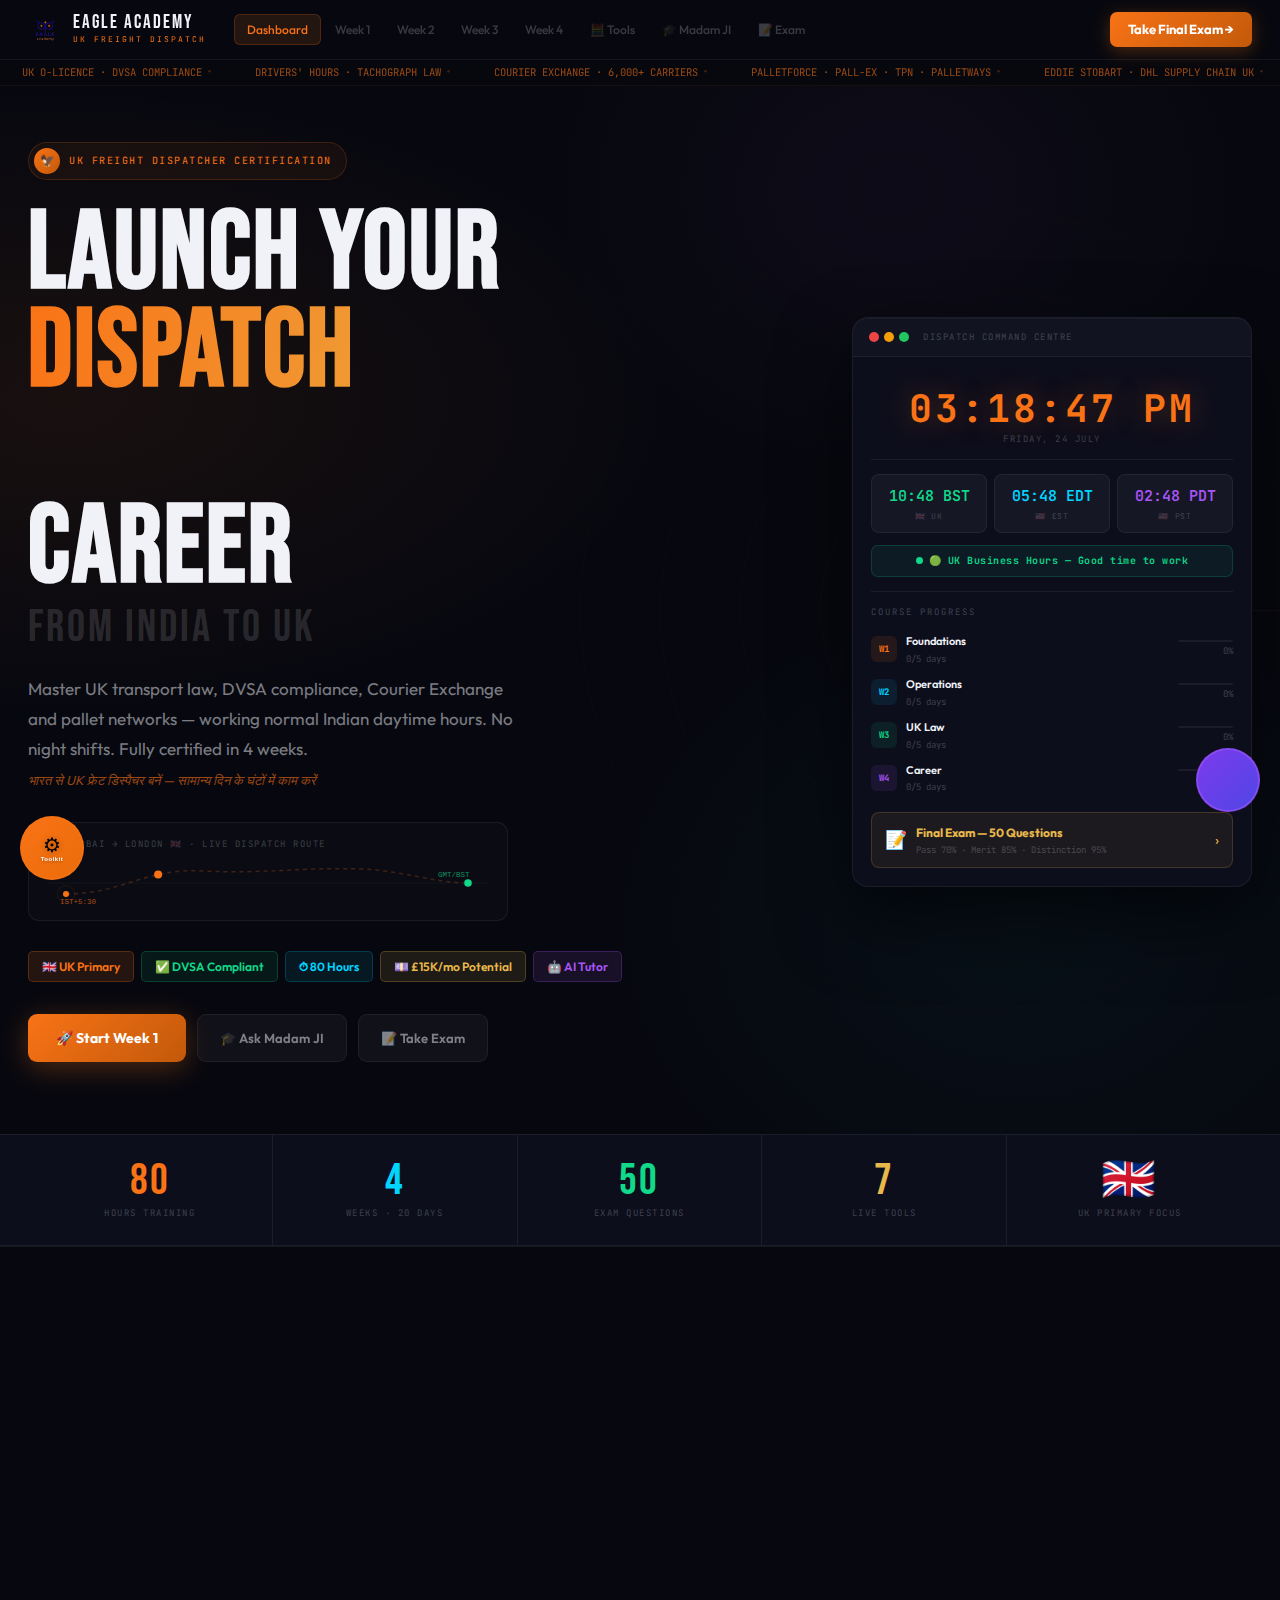
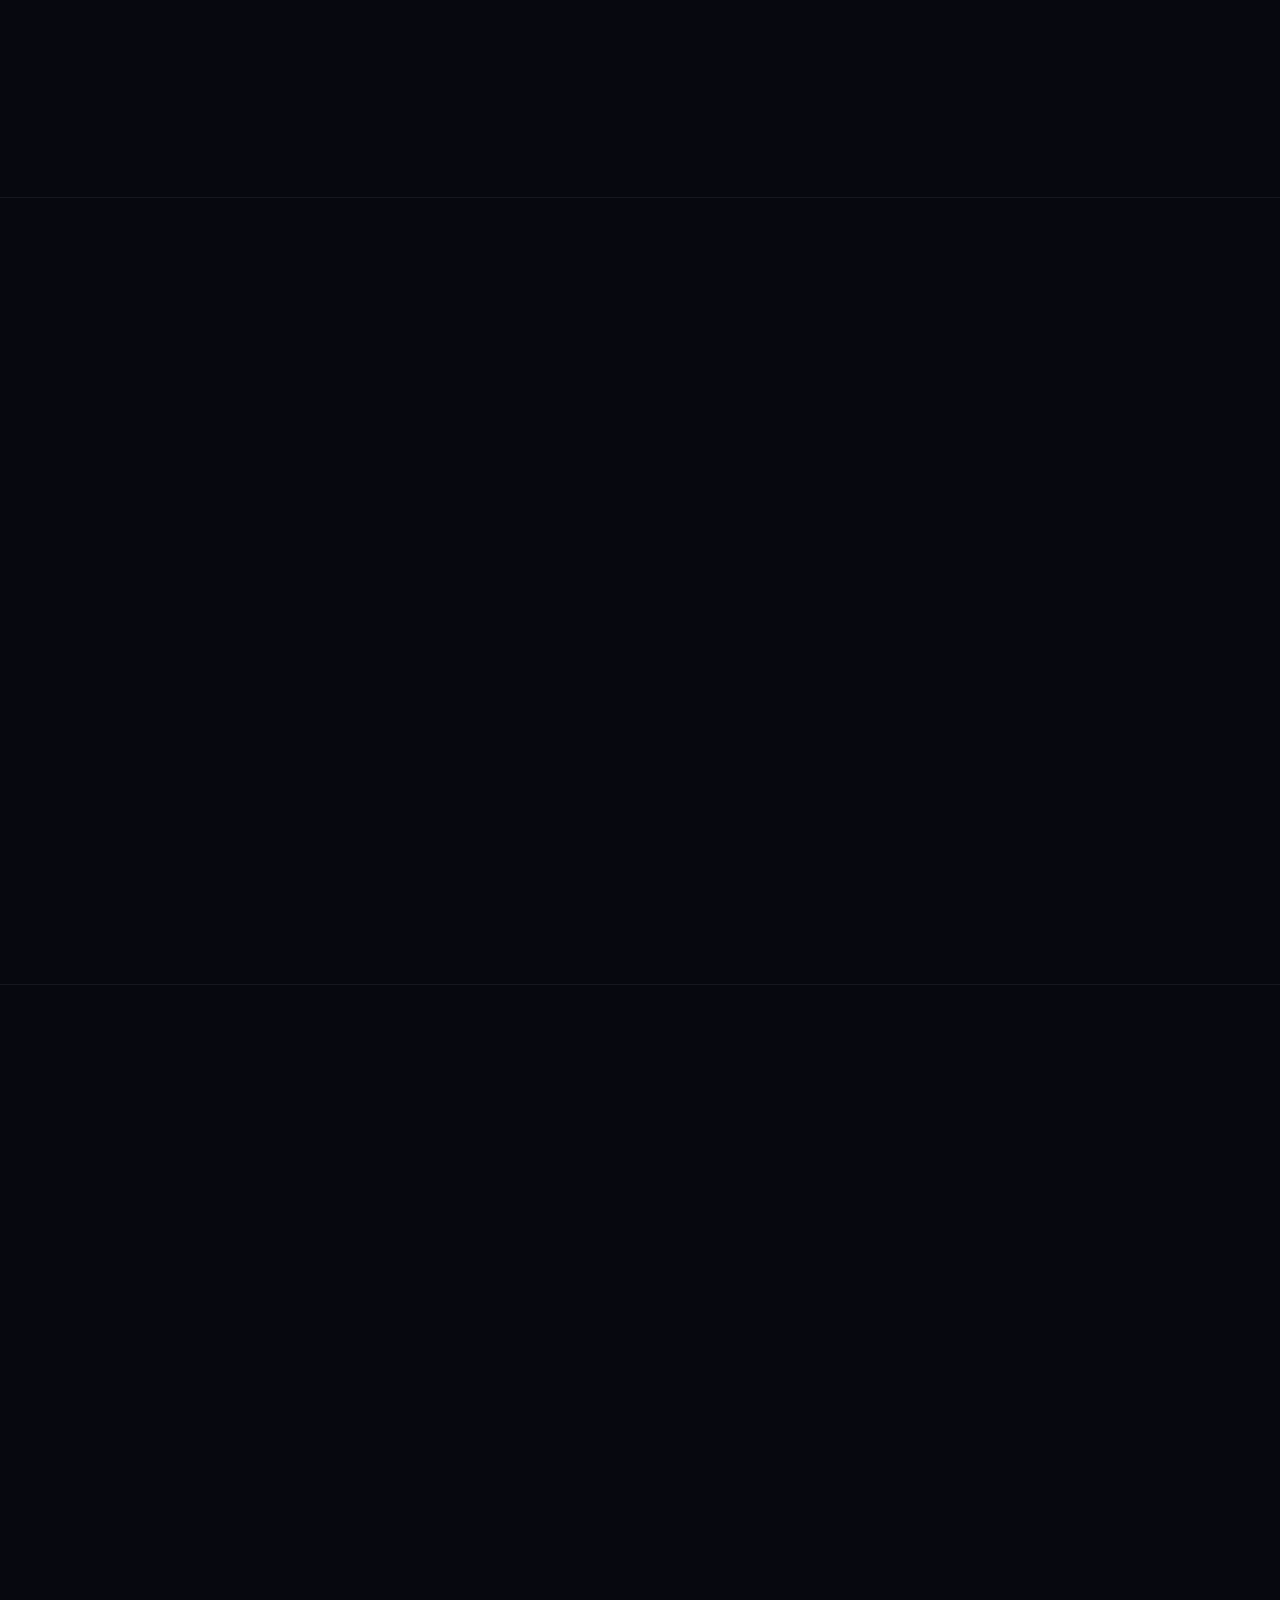
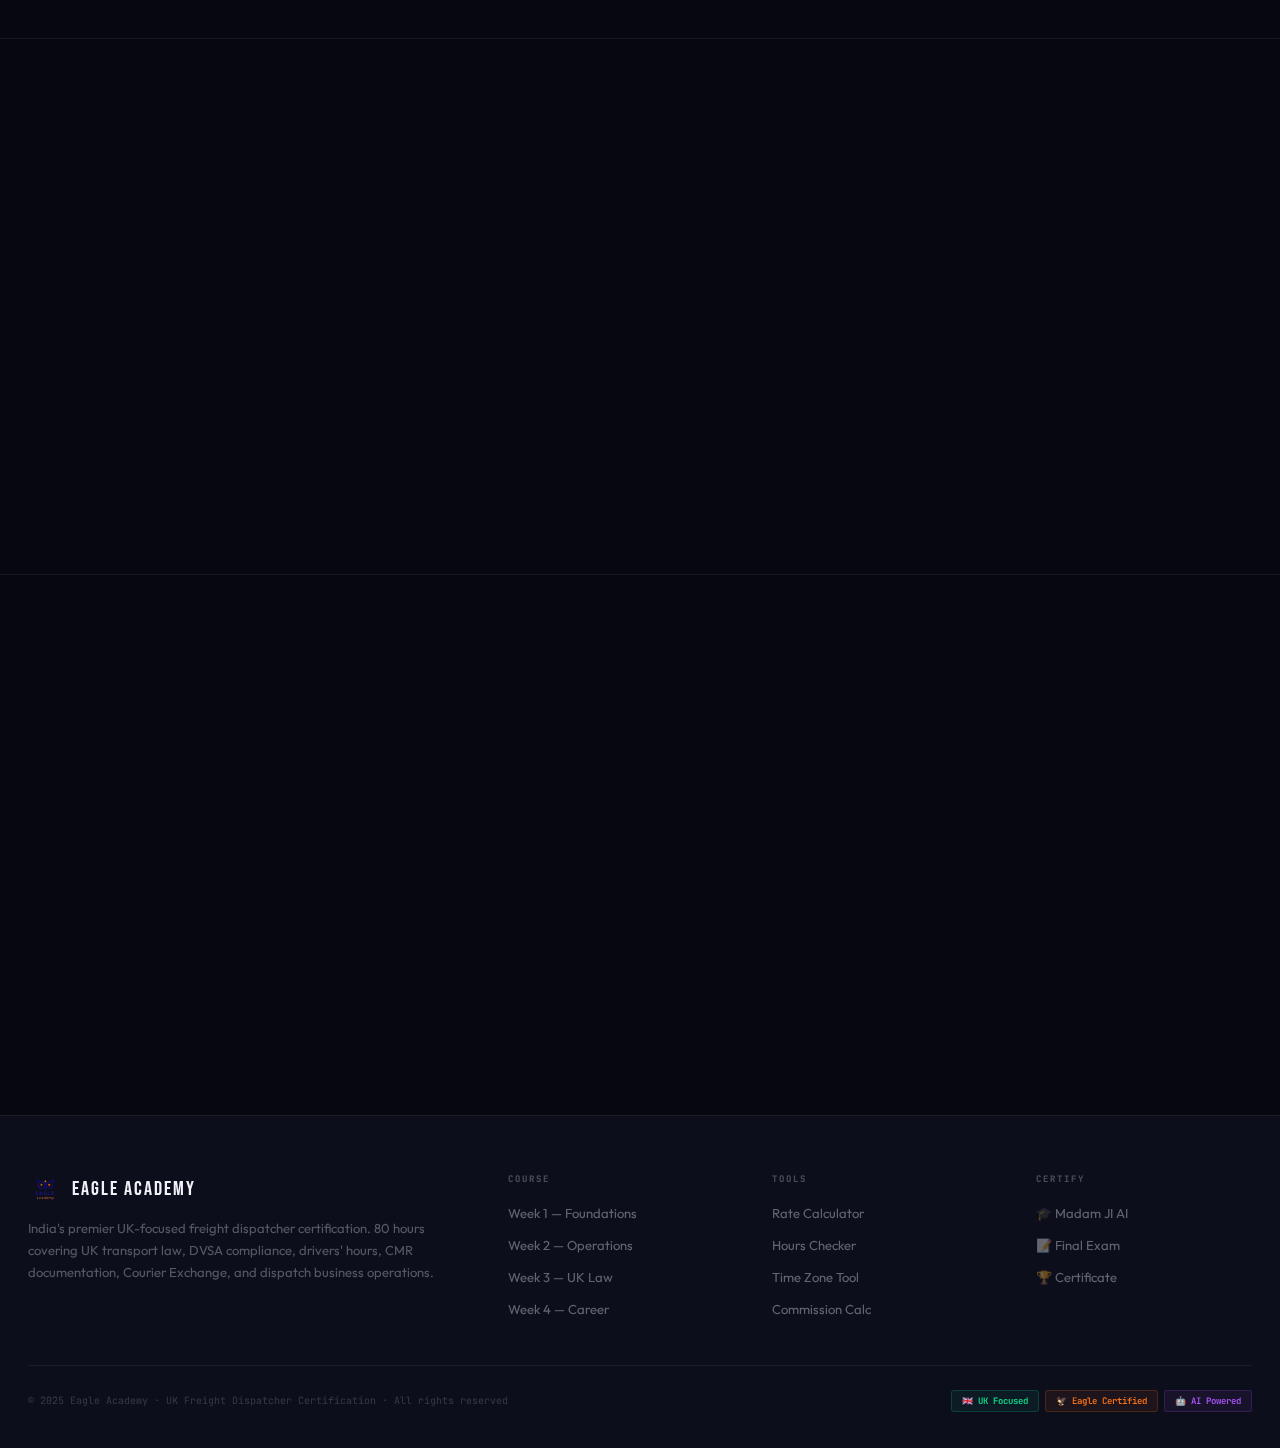
<file: index.html>
<!DOCTYPE html>
<html lang="en">
<head>
<meta charset="UTF-8"/>
<meta name="viewport" content="width=device-width,initial-scale=1.0"/>
<title>Eagle Academy — UK Freight Dispatcher Certification</title>
<link rel="preconnect" href="https://fonts.googleapis.com"/>
<link rel="preconnect" href="https://fonts.gstatic.com" crossorigin/>
<link href="https://fonts.googleapis.com/css2?family=Bebas+Neue&family=Outfit:wght@300;400;500;600;700;800;900&family=JetBrains+Mono:wght@400;500;600;700&display=swap" rel="stylesheet"/>
<style>
*,*::before,*::after{box-sizing:border-box;margin:0;padding:0}
:root{
  --ink:#07080f;--ink2:#0d0e1c;--ink3:#12142a;
  --fire:#f97316;--fire2:#fb923c;--fire-dim:rgba(249,115,22,0.12);--fire-glow:rgba(249,115,22,0.3);
  --gold:#e8b84b;--gold-dim:rgba(232,184,75,0.1);
  --ice:#00d4ff;--ice-dim:rgba(0,212,255,0.08);
  --jade:#10d98a;--jade-dim:rgba(16,217,138,0.08);
  --vio:#a855f7;--vio-dim:rgba(168,85,247,0.1);
  --white:#f0f2f8;--mist:rgba(240,242,248,0.5);--ghost:rgba(240,242,248,0.22);
  --faint:rgba(240,242,248,0.045);--line:rgba(240,242,248,0.065);
  --fd:'Bebas Neue',sans-serif;
  --fb:'Outfit',sans-serif;
  --fm:'JetBrains Mono',monospace;
  --ease:cubic-bezier(.22,1,.36,1);
}
html{scroll-behavior:smooth}
body{background:var(--ink);color:var(--white);font-family:var(--fb);font-size:15px;line-height:1.6;overflow-x:hidden;scrollbar-width:thin;scrollbar-color:var(--fire) var(--ink2)}
::-webkit-scrollbar{width:4px}
::-webkit-scrollbar-track{background:var(--ink2)}
::-webkit-scrollbar-thumb{background:var(--fire);border-radius:2px}

/* noise */
body::before{content:'';position:fixed;inset:0;z-index:0;pointer-events:none;opacity:.022;
  background-image:url("data:image/svg+xml,%3Csvg viewBox='0 0 200 200' xmlns='http://www.w3.org/2000/svg'%3E%3Cfilter id='n'%3E%3CfeTurbulence type='fractalNoise' baseFrequency='.85' numOctaves='4' stitchTiles='stitch'/%3E%3C/filter%3E%3Crect width='100%25' height='100%25' filter='url(%23n)'/%3E%3C/svg%3E");
  background-size:160px 160px}

/* ── NAV ── */
.nav{position:fixed;top:0;left:0;right:0;z-index:300;height:60px;background:rgba(7,8,15,0.88);backdrop-filter:blur(24px);border-bottom:1px solid var(--line)}
.nav-inner{max-width:1440px;margin:0 auto;height:100%;padding:0 28px;display:flex;align-items:center}
.nav-logo{display:flex;align-items:center;gap:11px;text-decoration:none;flex-shrink:0;margin-right:28px}
.nav-em{width:34px;height:34px;border-radius:8px;background:linear-gradient(135deg,var(--fire),#c2590a);display:flex;align-items:center;justify-content:center;font-size:17px;box-shadow:0 0 14px var(--fire-glow)}
.nav-brand-wrap .t1{font-family:var(--fd);font-size:19px;letter-spacing:2px;color:var(--white);line-height:1}
.nav-brand-wrap .t2{font-family:var(--fm);font-size:8px;color:var(--fire);letter-spacing:2px;text-transform:uppercase;margin-top:1px}
.nav-links{display:flex;align-items:center;gap:1px;overflow-x:auto;scrollbar-width:none;flex:1}
.nav-links::-webkit-scrollbar{display:none}
.nl{padding:5px 12px;border-radius:6px;text-decoration:none;color:var(--ghost);font-size:12px;font-weight:500;transition:all .15s;white-space:nowrap}
.nl:hover{color:var(--white);background:var(--faint)}.nl.act{color:var(--fire);background:var(--fire-dim)}
.nav-right{margin-left:auto;flex-shrink:0}
.btn-fire{padding:7px 18px;background:linear-gradient(135deg,var(--fire),#c2590a);border:none;border-radius:7px;color:white;font-family:var(--fb);font-size:13px;font-weight:700;cursor:pointer;text-decoration:none;display:inline-flex;align-items:center;gap:5px;box-shadow:0 4px 18px var(--fire-glow);transition:all .18s var(--ease)}
.btn-fire:hover{filter:brightness(1.1);transform:translateY(-1px);box-shadow:0 8px 28px var(--fire-glow)}

/* ── TICKER ── */
.ticker{position:fixed;top:60px;left:0;right:0;z-index:299;height:26px;background:rgba(7,8,15,0.95);overflow:hidden;border-bottom:1px solid rgba(249,115,22,0.07);display:flex;align-items:center}
.ticker-track{display:inline-flex;white-space:nowrap;animation:tickScroll 70s linear infinite}
.ticker-track span{font-family:var(--fm);font-size:10.5px;color:rgba(249,115,22,0.6);padding:0 22px;display:inline-flex;align-items:center;gap:6px}
.ticker-track span::after{content:'◆';font-size:5px;color:rgba(249,115,22,0.25)}
@keyframes tickScroll{0%{transform:translateX(0)}100%{transform:translateX(-50%)}}

/* ── FRAME ── */
.frame{padding-top:86px;position:relative;z-index:1}

/* ── HERO ── */
.hero{position:relative;overflow:hidden;min-height:calc(100vh - 86px);display:flex;align-items:center;padding:56px 28px 72px}
.hero-bg{position:absolute;inset:0;z-index:0;
  background:radial-gradient(ellipse 80% 50% at 5% 30%,rgba(249,115,22,0.07) 0%,transparent 60%),
             radial-gradient(ellipse 60% 60% at 80% 80%,rgba(0,212,255,0.04) 0%,transparent 55%),
             radial-gradient(ellipse 50% 50% at 70% 10%,rgba(168,85,247,0.04) 0%,transparent 55%),
             var(--ink)}
/* radar rings */
.radar{position:absolute;top:50%;right:-100px;transform:translateY(-50%);width:800px;height:800px;pointer-events:none;z-index:0;opacity:.6}
.rring{position:absolute;border-radius:50%;border:1px solid rgba(249,115,22,0.035);top:50%;left:50%;transform:translate(-50%,-50%)}
.r1{width:160px;height:160px;border-color:rgba(249,115,22,0.08)}
.r2{width:320px;height:320px;border-color:rgba(249,115,22,0.055)}
.r3{width:480px;height:480px}.r4{width:640px;height:640px}.r5{width:800px;height:800px}
.rsweep{position:absolute;top:50%;left:50%;width:50%;height:1px;transform-origin:0 50%;animation:sweep 6s linear infinite}
.rsweep::after{content:'';position:absolute;inset:0;background:linear-gradient(90deg,rgba(249,115,22,0.4),transparent);height:1px}
@keyframes sweep{0%{transform:rotate(-90deg)}100%{transform:rotate(270deg)}}

.hero-inner{position:relative;z-index:2;max-width:1440px;margin:0 auto;width:100%;display:grid;grid-template-columns:1fr 400px;gap:64px;align-items:center}
@media(max-width:1100px){.hero-inner{grid-template-columns:1fr}}

/* flag */
.hero-flag{display:inline-flex;align-items:center;gap:9px;padding:5px 14px 5px 5px;background:rgba(249,115,22,0.06);border:1px solid rgba(249,115,22,0.18);border-radius:99px;margin-bottom:26px}
.hero-flag-dot{width:26px;height:26px;border-radius:50%;background:linear-gradient(135deg,var(--fire),#c2590a);display:flex;align-items:center;justify-content:center;font-size:12px;animation:dotPulse 2.5s ease-in-out infinite}
@keyframes dotPulse{0%,100%{box-shadow:0 0 0 0 rgba(249,115,22,0.5)}50%{box-shadow:0 0 0 6px rgba(249,115,22,0)}}
.hero-flag-txt{font-family:var(--fm);font-size:10px;color:var(--fire);letter-spacing:1.5px;text-transform:uppercase}

/* heading */
.hero-h1{font-family:var(--fd);font-size:clamp(60px,8.5vw,110px);letter-spacing:2px;line-height:.9;margin-bottom:8px}
.hero-h1 .grad{display:block;background:linear-gradient(100deg,var(--fire) 0%,var(--gold) 40%,var(--fire2) 80%);background-size:200% auto;-webkit-background-clip:text;-webkit-text-fill-color:transparent;background-clip:text;animation:gradSlide 5s linear infinite}
@keyframes gradSlide{0%{background-position:0% center}100%{background-position:200% center}}
.hero-sub-head{font-family:var(--fd);font-size:clamp(28px,3.5vw,46px);letter-spacing:3px;color:rgba(240,242,248,0.15);margin-bottom:24px;line-height:1}
.hero-p{font-size:clamp(14px,1.5vw,17px);color:var(--mist);max-width:500px;line-height:1.75;margin-bottom:6px;font-weight:400}
.hero-p-hi{font-size:13px;color:rgba(249,115,22,0.6);margin-bottom:32px;font-style:italic}

/* route svg */
.route-box{background:rgba(255,255,255,0.02);border:1px solid var(--line);border-radius:11px;padding:14px 18px;margin-bottom:30px;max-width:480px}
.route-lbl{font-family:var(--fm);font-size:9px;color:var(--ghost);letter-spacing:1.5px;text-transform:uppercase;margin-bottom:8px}

/* pills */
.pills{display:flex;flex-wrap:wrap;gap:7px;margin-bottom:32px}
.pill{display:inline-flex;align-items:center;gap:5px;padding:5px 13px;border-radius:5px;font-size:12px;font-weight:600;border:1px solid}
.pf{background:var(--fire-dim);color:var(--fire);border-color:rgba(249,115,22,0.25)}
.pj{background:var(--jade-dim);color:var(--jade);border-color:rgba(16,217,138,0.22)}
.pi{background:var(--ice-dim);color:var(--ice);border-color:rgba(0,212,255,0.2)}
.pg{background:var(--gold-dim);color:var(--gold);border-color:rgba(232,184,75,0.25)}
.pv{background:var(--vio-dim);color:var(--vio);border-color:rgba(168,85,247,0.25)}

/* buttons */
.hero-btns{display:flex;flex-wrap:wrap;gap:11px}
.btn-primary{padding:13px 28px;background:linear-gradient(135deg,var(--fire),#c2590a);border:none;border-radius:9px;color:white;font-family:var(--fb);font-size:14px;font-weight:700;cursor:pointer;text-decoration:none;display:inline-flex;align-items:center;gap:7px;box-shadow:0 6px 28px var(--fire-glow);transition:all .2s var(--ease)}
.btn-primary:hover{transform:translateY(-2px);box-shadow:0 14px 44px var(--fire-glow);filter:brightness(1.08)}
.btn-ghost{padding:12px 22px;background:var(--faint);border:1px solid var(--line);border-radius:9px;color:var(--mist);font-family:var(--fb);font-size:13px;font-weight:600;cursor:pointer;text-decoration:none;display:inline-flex;align-items:center;gap:7px;transition:all .2s var(--ease);backdrop-filter:blur(6px)}
.btn-ghost:hover{background:rgba(255,255,255,0.08);border-color:rgba(255,255,255,0.16);transform:translateY(-1px)}

/* ── COMMAND PANEL ── */
.cmd{background:var(--ink2);border:1px solid var(--line);border-radius:16px;overflow:hidden;box-shadow:0 32px 72px rgba(0,0,0,0.55),inset 0 1px 0 rgba(255,255,255,0.04)}
.cmd-bar{padding:12px 16px;background:rgba(255,255,255,0.022);border-bottom:1px solid var(--line);display:flex;align-items:center;gap:8px}
.cmd-dots{display:flex;gap:5px}
.cmd-dot{width:10px;height:10px;border-radius:50%}
.cmd-label{font-family:var(--fm);font-size:9px;color:var(--ghost);letter-spacing:1.5px;text-transform:uppercase;margin-left:6px}
.cmd-body{padding:18px}

/* clock */
.clk{text-align:center;padding:14px 0 12px;border-bottom:1px solid var(--line);margin-bottom:14px}
.clk-time{font-family:var(--fm);font-size:38px;font-weight:700;color:var(--fire);letter-spacing:3px;line-height:1;text-shadow:0 0 30px rgba(249,115,22,0.35)}
.clk-date{font-family:var(--fm);font-size:9px;color:var(--ghost);margin-top:5px;letter-spacing:1.5px;text-transform:uppercase}
.tz-row{display:grid;grid-template-columns:1fr 1fr 1fr;gap:7px;margin-bottom:12px}
.tz-box{background:var(--faint);border:1px solid var(--line);border-radius:8px;padding:9px 10px;text-align:center}
.tz-time{font-family:var(--fm);font-size:15px;font-weight:600}
.tz-name{font-family:var(--fm);font-size:8px;color:var(--ghost);margin-top:2px;text-transform:uppercase;letter-spacing:.8px}
.uk-status{display:flex;align-items:center;justify-content:center;gap:6px;padding:7px 12px;border-radius:7px;font-family:var(--fm);font-size:10px;font-weight:600;letter-spacing:.5px;margin-bottom:14px;transition:all .3s}

/* progress */
.prog-ttl{font-family:var(--fm);font-size:9px;color:var(--ghost);text-transform:uppercase;letter-spacing:2px;margin-bottom:9px;border-top:1px solid var(--line);padding-top:13px}
.prow{display:flex;align-items:center;gap:9px;padding:5px 0}
.prow-icon{width:26px;height:26px;border-radius:6px;display:flex;align-items:center;justify-content:center;font-family:var(--fm);font-size:9px;font-weight:700;flex-shrink:0}
.prow-info{flex:1;min-width:0}
.prow-lbl{font-size:11px;font-weight:600}
.prow-sub{font-family:var(--fm);font-size:9px;color:var(--ghost);margin-top:1px}
.prow-bw{width:55px;flex-shrink:0}
.prow-track{height:2px;background:rgba(255,255,255,0.06);border-radius:99px;overflow:hidden}
.prow-fill{height:100%;border-radius:99px;transition:width 1.2s var(--ease)}
.prow-pct{font-family:var(--fm);font-size:9px;color:var(--ghost);text-align:right;margin-top:2px}
.exam-cta{margin-top:12px;padding:10px 13px;background:rgba(232,184,75,0.08);border:1px solid rgba(232,184,75,0.18);border-radius:8px;display:flex;align-items:center;gap:9px;text-decoration:none;transition:all .18s}
.exam-cta:hover{background:rgba(232,184,75,0.14);transform:translateY(-1px)}
.exam-cta-icon{font-size:18px;flex-shrink:0}
.exam-cta-t1{font-size:12px;font-weight:700;color:var(--gold)}
.exam-cta-t2{font-family:var(--fm);font-size:9px;color:var(--ghost);margin-top:1px}
.exam-cta-arr{margin-left:auto;color:var(--gold);font-size:15px}

/* ── METRICS STRIP ── */
.metrics{background:var(--ink2);border-top:1px solid var(--line);border-bottom:1px solid var(--line);padding:0 28px}
.metrics-inner{max-width:1440px;margin:0 auto;display:grid;grid-template-columns:repeat(5,1fr)}
@media(max-width:768px){.metrics-inner{grid-template-columns:repeat(2,1fr)}}
.met{padding:24px 18px;border-right:1px solid var(--line);text-align:center;transition:background .2s;position:relative;overflow:hidden}
.met:last-child{border-right:none}.met:hover{background:var(--faint)}
.met::after{content:'';position:absolute;bottom:0;left:25%;right:25%;height:2px;background:linear-gradient(90deg,transparent,var(--fire),transparent);opacity:0;transition:opacity .2s}
.met:hover::after{opacity:1}
.met-num{font-family:var(--fd);font-size:44px;letter-spacing:2px;line-height:1;margin-bottom:3px}
.met-lbl{font-family:var(--fm);font-size:9px;color:var(--ghost);letter-spacing:1.5px;text-transform:uppercase}

/* ── SECTIONS ── */
.sec{padding:80px 28px;position:relative;z-index:1}
.sec-inner{max-width:1440px;margin:0 auto}
.eyebrow{display:flex;align-items:center;gap:11px;font-family:var(--fm);font-size:10px;color:var(--fire);letter-spacing:2.5px;text-transform:uppercase;margin-bottom:12px}
.eyebrow::before{content:'';width:28px;height:1px;background:var(--fire)}
.sec-h2{font-family:var(--fd);font-size:clamp(34px,4.5vw,54px);letter-spacing:2px;line-height:.95;margin-bottom:10px}
.sec-sub{font-size:14px;color:var(--mist);max-width:480px;line-height:1.7;font-weight:400}
.rule{height:1px;background:var(--line)}

/* ── PROGRESS DASHBOARD ── */
.pd{background:var(--ink2);border:1px solid var(--line);border-radius:18px;overflow:hidden;margin-bottom:20px}
.pd-head{padding:22px 26px;background:rgba(255,255,255,0.018);border-bottom:1px solid var(--line);display:flex;align-items:center;gap:18px;flex-wrap:wrap}
.pd-ring{position:relative;width:68px;height:68px;flex-shrink:0}
.pd-ring svg{width:68px;height:68px;transform:rotate(-90deg)}
.pd-ring-bg{fill:none;stroke:rgba(255,255,255,0.05);stroke-width:5}
.pd-ring-fill{fill:none;stroke-width:5;stroke-linecap:round;stroke-dasharray:194;stroke-dashoffset:194;transition:stroke-dashoffset 1.5s var(--ease)}
.pd-ring-txt{position:absolute;inset:0;display:flex;flex-direction:column;align-items:center;justify-content:center}
.pd-ring-pct{font-family:var(--fd);font-size:18px;color:var(--fire);line-height:1}
.pd-ring-lbl{font-family:var(--fm);font-size:7px;color:var(--ghost);margin-top:1px;text-transform:uppercase;letter-spacing:1px}
.pd-info .pd-title{font-family:var(--fd);font-size:22px;letter-spacing:1px}
.pd-info .pd-status{font-size:12px;color:var(--mist);margin-top:3px}
.pd-cta{margin-left:auto}
.pd-weeks{display:grid;grid-template-columns:repeat(4,1fr);gap:1px;background:var(--line)}
@media(max-width:640px){.pd-weeks{grid-template-columns:1fr 1fr}}
.pdw{background:var(--ink2);padding:20px;text-decoration:none;color:var(--white);transition:background .18s;position:relative;overflow:hidden}
.pdw:hover{background:var(--ink3)}
.pdw::before{content:'';position:absolute;top:0;left:0;right:0;height:3px;opacity:0;transition:opacity .18s}
.pdw:hover::before{opacity:1}
.pdw1::before{background:linear-gradient(90deg,var(--fire),var(--fire2))}
.pdw2::before{background:linear-gradient(90deg,var(--ice),#0891b2)}
.pdw3::before{background:linear-gradient(90deg,var(--jade),#059669)}
.pdw4::before{background:linear-gradient(90deg,var(--vio),#7c3aed)}
.pdw-num{font-family:var(--fm);font-size:8px;color:var(--ghost);text-transform:uppercase;letter-spacing:1.5px;margin-bottom:7px}
.pdw-title{font-family:var(--fd);font-size:18px;letter-spacing:1px;line-height:1;margin-bottom:3px}
.pdw-days{font-size:11px;color:var(--mist);margin-bottom:10px}
.pdw-bar{height:2px;background:rgba(255,255,255,0.05);border-radius:99px;overflow:hidden}
.pdw-fill{height:100%;border-radius:99px;transition:width 1.2s var(--ease)}

/* ── COURSE CARDS ── */
.cc-grid{display:grid;grid-template-columns:repeat(2,1fr);gap:14px}
@media(max-width:860px){.cc-grid{grid-template-columns:1fr}}
.cc{background:var(--ink2);border:1px solid var(--line);border-radius:14px;overflow:hidden;text-decoration:none;color:var(--white);display:flex;flex-direction:column;transition:all .2s var(--ease);position:relative}
.cc:hover{transform:translateY(-3px);box-shadow:0 18px 48px rgba(0,0,0,0.5)}
.cc-stripe{height:3px}
.cc-body{padding:22px;flex:1;display:flex;flex-direction:column}
.cc-head{display:flex;align-items:flex-start;gap:12px;margin-bottom:13px}
.cc-icon{width:42px;height:42px;border-radius:10px;display:flex;align-items:center;justify-content:center;font-size:18px;flex-shrink:0}
.cc-wk{font-family:var(--fm);font-size:8px;color:var(--ghost);text-transform:uppercase;letter-spacing:1.5px}
.cc-title{font-family:var(--fd);font-size:21px;letter-spacing:1px;margin-top:2px;line-height:1.05}
.cc-desc{font-size:13px;color:rgba(240,242,248,0.42);line-height:1.68;flex:1;margin-bottom:14px;font-weight:400}
.cc-chips{display:flex;flex-wrap:wrap;gap:5px;margin-bottom:14px}
.cc-chip{padding:2px 8px;background:var(--faint);border:1px solid rgba(255,255,255,0.07);border-radius:3px;font-family:var(--fm);font-size:9px;color:var(--ghost)}
.cc-foot{display:flex;align-items:center;justify-content:space-between;padding-top:12px;border-top:1px solid var(--line)}
.cc-stat{font-family:var(--fm);font-size:9px;color:var(--ghost)}
.cc-arr{width:28px;height:28px;border-radius:7px;display:flex;align-items:center;justify-content:center;font-size:14px;transition:transform .15s}
.cc:hover .cc-arr{transform:translateX(4px)}

/* ── UK ADVANTAGE ── */
.uk-box{background:var(--ink2);border:1px solid var(--line);border-radius:18px;overflow:hidden;display:grid;grid-template-columns:1.2fr 1fr}
@media(max-width:860px){.uk-box{grid-template-columns:1fr}}
.uk-left{padding:44px;border-right:1px solid var(--line)}
@media(max-width:860px){.uk-left{border-right:none;border-bottom:1px solid var(--line)}}
.uk-flag{font-size:56px;display:block;margin-bottom:18px}
.uk-h{font-family:var(--fd);font-size:clamp(32px,3.5vw,48px);letter-spacing:2px;line-height:.95;margin-bottom:12px}
.uk-p{font-size:14px;color:var(--mist);line-height:1.75;max-width:360px;font-weight:400}
.uk-right{padding:36px 32px}
.uk-fact{padding:16px 0;border-bottom:1px solid var(--line);display:flex;align-items:center;gap:14px}
.uk-fact:last-child{border-bottom:none}
.uk-ficon{width:38px;height:38px;border-radius:9px;display:flex;align-items:center;justify-content:center;font-size:16px;flex-shrink:0}
.uk-fnum{font-family:var(--fd);font-size:26px;letter-spacing:1px;line-height:1}
.uk-flbl{font-size:12px;color:var(--mist);margin-top:2px;font-weight:400}

/* ── TOOLS ── */
.tools-grid{display:grid;grid-template-columns:repeat(3,1fr);gap:11px}
@media(max-width:860px){.tools-grid{grid-template-columns:1fr 1fr}}
@media(max-width:560px){.tools-grid{grid-template-columns:1fr}}
.tt{background:var(--ink2);border:1px solid var(--line);border-radius:13px;padding:20px;text-decoration:none;color:var(--white);display:flex;gap:13px;align-items:flex-start;transition:all .18s var(--ease);position:relative;overflow:hidden}
.tt::before{content:'';position:absolute;inset:0;border-radius:13px;opacity:0;transition:opacity .18s}
.tt:hover{transform:translateY(-2px)}.tt:hover::before{opacity:1}
.tt-fire::before{background:radial-gradient(ellipse at 0 0,rgba(249,115,22,0.08),transparent 55%)}.tt-fire:hover{border-color:rgba(249,115,22,0.3)}
.tt-ice::before{background:radial-gradient(ellipse at 0 0,rgba(0,212,255,0.07),transparent 55%)}.tt-ice:hover{border-color:rgba(0,212,255,0.28)}
.tt-jade::before{background:radial-gradient(ellipse at 0 0,rgba(16,217,138,0.07),transparent 55%)}.tt-jade:hover{border-color:rgba(16,217,138,0.28)}
.tt-gold::before{background:radial-gradient(ellipse at 0 0,rgba(232,184,75,0.08),transparent 55%)}.tt-gold:hover{border-color:rgba(232,184,75,0.28)}
.tt-vio::before{background:radial-gradient(ellipse at 0 0,rgba(168,85,247,0.09),transparent 55%)}.tt-vio:hover{border-color:rgba(168,85,247,0.3)}
.tt-ghost::before{background:radial-gradient(ellipse at 0 0,rgba(240,242,248,0.04),transparent 55%)}.tt-ghost:hover{border-color:rgba(240,242,248,0.15)}
.tt-icon{width:40px;height:40px;border-radius:9px;display:flex;align-items:center;justify-content:center;font-size:17px;flex-shrink:0;position:relative;z-index:1}
.tt-fire .tt-icon{background:rgba(249,115,22,0.1)}.tt-ice .tt-icon{background:rgba(0,212,255,0.09)}.tt-jade .tt-icon{background:rgba(16,217,138,0.09)}.tt-gold .tt-icon{background:rgba(232,184,75,0.09)}.tt-vio .tt-icon{background:rgba(168,85,247,0.1)}.tt-ghost .tt-icon{background:var(--faint)}
.tt-body{position:relative;z-index:1}
.tt-title{font-family:var(--fd);font-size:16px;letter-spacing:.8px;margin-bottom:3px}
.tt-desc{font-size:11px;color:rgba(240,242,248,0.38);line-height:1.5;font-weight:400}

/* ── MADAM JI BANNER ── */
.mj{background:var(--ink2);border:1px solid rgba(168,85,247,0.18);border-radius:18px;overflow:hidden;display:grid;grid-template-columns:1fr auto;position:relative}
@media(max-width:768px){.mj{grid-template-columns:1fr}}
.mj::before{content:'';position:absolute;inset:0;background:radial-gradient(ellipse 55% 80% at 85% 50%,rgba(124,58,237,0.07),transparent 65%);pointer-events:none}
.mj-body{padding:44px;position:relative;z-index:1}
.mj-ey{font-family:var(--fm);font-size:9px;color:var(--vio);letter-spacing:2px;text-transform:uppercase;margin-bottom:13px}
.mj-h{font-family:var(--fd);font-size:clamp(28px,3.5vw,46px);letter-spacing:2px;margin-bottom:11px;line-height:.95}
.mj-p{font-size:14px;color:var(--mist);line-height:1.72;max-width:460px;margin-bottom:26px;font-weight:400}
.mj-tags{display:flex;flex-wrap:wrap;gap:6px;margin-bottom:24px}
.mj-tag{padding:3px 11px;border-radius:3px;font-family:var(--fm);font-size:9px;font-weight:600;letter-spacing:.5px;border:1px solid}
.btn-vio{padding:12px 26px;background:linear-gradient(135deg,#7c3aed,#4f46e5);border:none;border-radius:8px;color:white;font-family:var(--fb);font-size:14px;font-weight:700;cursor:pointer;text-decoration:none;display:inline-flex;align-items:center;gap:7px;box-shadow:0 5px 22px rgba(124,58,237,0.32);transition:all .2s var(--ease)}
.btn-vio:hover{filter:brightness(1.1);transform:translateY(-1px);box-shadow:0 10px 36px rgba(124,58,237,0.45)}
.mj-orb-wrap{display:flex;align-items:center;justify-content:center;padding:44px 52px}
.mj-orb{width:100px;height:100px;border-radius:50%;background:linear-gradient(135deg,#7c3aed,#4f46e5 50%,var(--fire));display:flex;align-items:center;justify-content:center;font-size:48px;box-shadow:0 0 0 1px rgba(124,58,237,0.3),0 0 50px rgba(124,58,237,0.28);animation:orbPulse 3s ease-in-out infinite}
@keyframes orbPulse{0%,100%{box-shadow:0 0 0 1px rgba(124,58,237,0.3),0 0 50px rgba(124,58,237,0.28)}50%{box-shadow:0 0 0 1px rgba(124,58,237,0.5),0 0 80px rgba(124,58,237,0.5)}}

/* ── FOOTER ── */
footer{background:var(--ink2);border-top:1px solid var(--line);padding:56px 28px 36px;position:relative;z-index:1}
.foot-inner{max-width:1440px;margin:0 auto}
.foot-top{display:grid;grid-template-columns:2fr 1fr 1fr 1fr;gap:48px;padding-bottom:44px;border-bottom:1px solid var(--line);margin-bottom:24px}
@media(max-width:860px){.foot-top{grid-template-columns:1fr 1fr}}
@media(max-width:500px){.foot-top{grid-template-columns:1fr}}
.foot-logo{display:flex;align-items:center;gap:10px;margin-bottom:12px}
.foot-em{width:34px;height:34px;border-radius:8px;background:linear-gradient(135deg,var(--fire),#c2590a);display:flex;align-items:center;justify-content:center;font-size:16px}
.foot-brand{font-family:var(--fd);font-size:20px;letter-spacing:2px}
.foot-desc{font-size:13px;color:rgba(240,242,248,0.32);line-height:1.68;font-weight:400}
.foot-col h5{font-family:var(--fm);font-size:9px;color:rgba(240,242,248,0.28);text-transform:uppercase;letter-spacing:2px;margin-bottom:14px}
.foot-col ul{list-style:none;display:flex;flex-direction:column;gap:8px}
.foot-col ul a{text-decoration:none;color:rgba(240,242,248,0.38);font-size:13px;transition:color .15s;font-weight:400}
.foot-col ul a:hover{color:var(--fire)}
.foot-bottom{display:flex;align-items:center;justify-content:space-between;flex-wrap:wrap;gap:10px}
.foot-copy{font-family:var(--fm);font-size:10px;color:rgba(240,242,248,0.18)}
.foot-badges{display:flex;gap:6px;flex-wrap:wrap}
.fbadge{padding:3px 10px;border-radius:3px;font-family:var(--fm);font-size:9px;font-weight:600;border:1px solid}

/* ── ANIM ── */
@keyframes fadeUp{from{opacity:0;transform:translateY(18px)}to{opacity:1;transform:translateY(0)}}
.fu{animation:fadeUp .65s var(--ease) both}
.d1{animation-delay:.06s}.d2{animation-delay:.14s}.d3{animation-delay:.22s}
.d4{animation-delay:.30s}.d5{animation-delay:.38s}.d6{animation-delay:.46s}
.reveal{opacity:0;transform:translateY(16px);transition:opacity .6s var(--ease),transform .6s var(--ease)}
.reveal.in{opacity:1;transform:translateY(0)}

/* ══════════════════════════════════════════
   HOVER & CLICK UPGRADES — ALL ELEMENTS
══════════════════════════════════════════ */

/* Cursor pointer on everything clickable */
a,button,[onclick]{cursor:pointer}

/* Nav logo hover */
.nav-logo{transition:opacity .15s}
.nav-logo:hover{opacity:.82}
.nav-logo:hover .nav-brand-wrap .t1{color:var(--fire)}

/* Nav links — stronger hover */
.nl{border:1px solid transparent}
.nl:hover{color:var(--white);background:rgba(249,115,22,0.06);border-color:rgba(249,115,22,0.15)}
.nl.act{border-color:rgba(249,115,22,0.22)}

/* Metrics — number scale + colour flash */
.met{cursor:default}
.met:hover .met-num{transform:scale(1.08);transition:transform .2s var(--ease)}
.met-num{display:block;transition:transform .2s var(--ease)}

/* Progress week cards — richer hover */
.pdw{cursor:pointer}
.pdw:hover{background:var(--ink3);box-shadow:inset 0 0 40px rgba(249,115,22,0.04)}
.pdw:hover .pdw-title{color:var(--fire2)}
.pdw:hover .pdw-num{color:var(--fire);transition:color .18s}
.pdw-title{transition:color .18s}

/* Course cards — border colour on hover matches stripe */
.cc:hover{transform:translateY(-4px)}
.cc:nth-child(1):hover{border-color:rgba(249,115,22,0.4);box-shadow:0 20px 50px rgba(249,115,22,0.1)}
.cc:nth-child(2):hover{border-color:rgba(0,212,255,0.35);box-shadow:0 20px 50px rgba(0,212,255,0.08)}
.cc:nth-child(3):hover{border-color:rgba(16,217,138,0.35);box-shadow:0 20px 50px rgba(16,217,138,0.08)}
.cc:nth-child(4):hover{border-color:rgba(168,85,247,0.35);box-shadow:0 20px 50px rgba(168,85,247,0.08)}
.cc:hover .cc-title{color:var(--fire2);transition:color .18s}
.cc-title{transition:color .18s}
.cc:hover .cc-chip{border-color:rgba(255,255,255,0.15);color:rgba(240,242,248,0.7);transition:all .18s}
.cc-chip{transition:all .18s}

/* UK facts — hover highlight */
.uk-fact{transition:background .18s,padding .18s;border-radius:8px;padding:16px 8px}
.uk-fact:hover{background:rgba(255,255,255,0.03);padding-left:14px}
.uk-fact:hover .uk-fnum{filter:brightness(1.2)}
.uk-fnum{transition:filter .18s}

/* Tool tiles — icon bounce on hover */
.tt:hover .tt-icon{transform:scale(1.12) rotate(-4deg);transition:transform .22s var(--ease)}
.tt-icon{transition:transform .22s var(--ease)}
.tt:hover .tt-title{color:var(--fire2)}
.tt-title{transition:color .18s}

/* Hero pills hover */
.pill{transition:all .2s var(--ease);cursor:default}
.pill.pf:hover{background:rgba(249,115,22,0.2);border-color:rgba(249,115,22,0.5);transform:translateY(-1px)}
.pill.pj:hover{background:rgba(16,217,138,0.16);border-color:rgba(16,217,138,0.4);transform:translateY(-1px)}
.pill.pi:hover{background:rgba(0,212,255,0.14);border-color:rgba(0,212,255,0.38);transform:translateY(-1px)}
.pill.pg:hover{background:rgba(232,184,75,0.18);border-color:rgba(232,184,75,0.45);transform:translateY(-1px)}
.pill.pv:hover{background:rgba(168,85,247,0.18);border-color:rgba(168,85,247,0.45);transform:translateY(-1px)}

/* Madam JI banner hover */
.mj{transition:border-color .25s,box-shadow .25s}
.mj:hover{border-color:rgba(168,85,247,0.35);box-shadow:0 0 60px rgba(168,85,247,0.07)}

/* Madam JI orb click bounce */
.mj-orb{transition:transform .2s var(--ease)}
.mj-orb-wrap:hover .mj-orb{transform:scale(1.08)}

/* Command panel progress rows hover */
.prow{border-radius:8px;padding:5px 8px;margin:0 -8px;transition:background .18s}
.prow:hover{background:rgba(255,255,255,0.03)}

/* Exam CTA richer hover */
.exam-cta:hover{background:rgba(232,184,75,0.18);border-color:rgba(232,184,75,0.4);box-shadow:0 4px 20px rgba(232,184,75,0.12)}
.exam-cta:hover .exam-cta-arr{transform:translateX(3px);transition:transform .18s}
.exam-cta-arr{transition:transform .18s}

/* Footer badges hover */
.fbadge{transition:all .18s;cursor:default}
.fbadge:hover{transform:translateY(-1px);filter:brightness(1.3)}

/* Hero buttons — active press effect */
.btn-primary:active,.btn-ghost:active,.btn-fire:active,.btn-vio:active{transform:translateY(0) scale(0.98)!important}

/* Scroll-triggered section headings glow */
.sec-h2{transition:text-shadow .3s}
.sec:hover .sec-h2{text-shadow:0 0 60px rgba(249,115,22,0.15)}

@media(max-width:768px){
  .hero{padding:36px 18px 56px}
  .sec{padding:56px 18px}
  .metrics{padding:0 18px}
  .mj-body{padding:30px 22px}
  .mj-orb-wrap{padding:0 22px 30px}
  .uk-left{padding:30px 22px}
  .uk-right{padding:26px 22px}
  footer{padding:44px 18px 28px}
  .nav-inner{padding:0 18px}
}
</style>
</head>
<body>

<!-- NAV -->
<nav class="nav">
  <div class="nav-inner">
    <a href="index.html" class="nav-logo">
      <img src="assets/logo.png" style="height:34px;width:34px;object-fit:contain;border-radius:8px;" alt="Eagle Academy"/>
      <div class="nav-brand-wrap">
        <div class="t1">EAGLE ACADEMY</div>
        <div class="t2">UK Freight Dispatch</div>
      </div>
    </a>
    <div class="nav-links">
      <a href="index.html" class="nl act">Dashboard</a>
      <a href="week1.html" class="nl">Week 1</a>
      <a href="week2.html" class="nl">Week 2</a>
      <a href="week3.html" class="nl">Week 3</a>
      <a href="week4.html" class="nl">Week 4</a>
      <a href="tools.html" class="nl">🧮 Tools</a>
      <a href="madam-ji.html" class="nl">🎓 Madam JI</a>
      <a href="exam.html" class="nl">📝 Exam</a>
    </div>
    <div class="nav-right">
      <a href="exam.html" class="btn-fire">Take Final Exam →</a>
    </div>
  </div>
</nav>

<!-- TICKER -->
<div class="ticker">
  <div class="ticker-track">
    <span>UK O-LICENCE · DVSA COMPLIANCE</span>
    <span>DRIVERS' HOURS · TACHOGRAPH LAW</span>
    <span>COURIER EXCHANGE · 6,000+ CARRIERS</span>
    <span>PALLETFORCE · PALL-EX · TPN · PALLETWAYS</span>
    <span>EDDIE STOBART · DHL SUPPLY CHAIN UK</span>
    <span>CMR NOTES · CONSIGNMENT NOTES</span>
    <span>IST +05:30 · UK 8AM = INDIA 1:30PM</span>
    <span>£2.50+/MILE · 8% COMMISSION · ₹15L/MO POTENTIAL</span>
    <span>80 HOURS · 4 WEEKS · EAGLE CERTIFIED</span>
    <span>UK O-LICENCE · DVSA COMPLIANCE</span>
    <span>DRIVERS' HOURS · TACHOGRAPH LAW</span>
    <span>COURIER EXCHANGE · 6,000+ CARRIERS</span>
    <span>PALLETFORCE · PALL-EX · TPN · PALLETWAYS</span>
    <span>EDDIE STOBART · DHL SUPPLY CHAIN UK</span>
    <span>CMR NOTES · CONSIGNMENT NOTES</span>
    <span>IST +05:30 · UK 8AM = INDIA 1:30PM</span>
    <span>£2.50+/MILE · 8% COMMISSION · ₹15L/MO POTENTIAL</span>
    <span>80 HOURS · 4 WEEKS · EAGLE CERTIFIED</span>
  </div>
</div>

<div class="frame">

<!-- ═══ HERO ═══ -->
<section class="hero">
  <div class="hero-bg"></div>
  <!-- radar rings (right side) -->
  <div class="radar" aria-hidden="true">
    <div class="rring r1"></div><div class="rring r2"></div>
    <div class="rring r3"></div><div class="rring r4"></div><div class="rring r5"></div>
    <div class="rsweep"></div>
  </div>

  <div class="hero-inner">
    <!-- LEFT -->
    <div>
      <div class="hero-flag fu d1">
        <div class="hero-flag-dot">🦅</div>
        <span class="hero-flag-txt">UK Freight Dispatcher Certification</span>
      </div>

      <h1 class="hero-h1 fu d2">
        LAUNCH YOUR<br/>
        <span class="grad">DISPATCH</span><br/>
        CAREER
      </h1>
      <div class="hero-sub-head fu d2">FROM INDIA TO UK</div>

      <p class="hero-p fu d3">Master UK transport law, DVSA compliance, Courier Exchange and pallet networks — working normal Indian daytime hours. No night shifts. Fully certified in 4 weeks.</p>
      <p class="hero-p-hi fu d3">भारत से UK फ्रेट डिस्पैचर बनें — सामान्य दिन के घंटों में काम करें</p>

      <!-- Animated route -->
      <div class="route-box fu d3">
        <div class="route-lbl">🇮🇳 Mumbai → London 🇬🇧 · Live Dispatch Route</div>
        <svg viewBox="0 0 440 46" fill="none" style="width:100%;height:46px;display:block">
          <line x1="0" y1="23" x2="440" y2="23" stroke="rgba(255,255,255,0.04)" stroke-width="1"/>
          <path d="M18 34 C75 34,95 8,155 11 C215 14,255 7,315 9 C355 11,388 23,420 23" stroke="rgba(249,115,22,0.22)" stroke-width="1.5" fill="none" stroke-dasharray="4 4"/>
          <circle r="4" fill="#f97316">
            <animateMotion dur="4s" repeatCount="indefinite" path="M18 34 C75 34,95 8,155 11 C215 14,255 7,315 9 C355 11,388 23,420 23"/>
          </circle>
          <circle cx="18" cy="34" r="3" fill="#f97316"/>
          <circle cx="18" cy="34" r="3" fill="none" stroke="#f97316" stroke-width="1.5"><animate attributeName="r" values="3;9;3" dur="2s" repeatCount="indefinite"/><animate attributeName="opacity" values="1;0;1" dur="2s" repeatCount="indefinite"/></circle>
          <circle cx="420" cy="23" r="3" fill="#10d98a"/>
          <circle cx="420" cy="23" r="3" fill="none" stroke="#10d98a" stroke-width="1.5"><animate attributeName="r" values="3;9;3" dur="2s" begin="1s" repeatCount="indefinite"/><animate attributeName="opacity" values="1;0;1" dur="2s" begin="1s" repeatCount="indefinite"/></circle>
          <text x="12" y="44" fill="rgba(249,115,22,0.65)" font-family="monospace" font-size="7.5">IST+5:30</text>
          <text x="390" y="17" fill="rgba(16,217,138,0.65)" font-family="monospace" font-size="7.5">GMT/BST</text>
        </svg>
      </div>

      <div class="pills fu d4">
        <span class="pill pf">🇬🇧 UK Primary</span>
        <span class="pill pj">✅ DVSA Compliant</span>
        <span class="pill pi">⏱ 80 Hours</span>
        <span class="pill pg">💷 £15K/mo Potential</span>
        <span class="pill pv">🤖 AI Tutor</span>
      </div>

      <div class="hero-btns fu d5">
        <a href="week1.html" class="btn-primary">🚀 Start Week 1</a>
        <a href="madam-ji.html" class="btn-ghost">🎓 Ask Madam JI</a>
        <a href="exam.html" class="btn-ghost">📝 Take Exam</a>
      </div>
    </div>

    <!-- RIGHT: Command Panel -->
    <div class="fu d3">
      <div class="cmd">
        <div class="cmd-bar">
          <div class="cmd-dots">
            <div class="cmd-dot" style="background:#ef4444"></div>
            <div class="cmd-dot" style="background:#f59e0b"></div>
            <div class="cmd-dot" style="background:#22c55e"></div>
          </div>
          <div class="cmd-label">DISPATCH COMMAND CENTRE</div>
        </div>
        <div class="cmd-body">
          <div class="clk">
            <div class="clk-time" id="clk_ist">--:--:--</div>
            <div class="clk-date" id="clk_date">Loading...</div>
          </div>
          <div class="tz-row">
            <div class="tz-box"><div class="tz-time" style="color:#10d98a" id="clk_uk">--:--</div><div class="tz-name">🇬🇧 UK</div></div>
            <div class="tz-box"><div class="tz-time" style="color:#00d4ff" id="clk_est">--:--</div><div class="tz-name">🇺🇸 EST</div></div>
            <div class="tz-box"><div class="tz-time" style="color:#a855f7" id="clk_pst">--:--</div><div class="tz-name">🇺🇸 PST</div></div>
          </div>
          <div class="uk-status" id="uk_status">
            <span id="uk_dot" style="width:7px;height:7px;border-radius:50%;display:inline-block;flex-shrink:0"></span>
            <span id="uk_txt">Checking UK hours...</span>
          </div>
          <div class="prog-ttl">Course Progress</div>
          <div class="prow">
            <div class="prow-icon" style="background:rgba(249,115,22,0.1);color:#f97316">W1</div>
            <div class="prow-info"><div class="prow-lbl">Foundations</div><div class="prow-sub" id="p1s">0/5 days</div></div>
            <div class="prow-bw"><div class="prow-track"><div class="prow-fill" id="p1f" style="background:#f97316;width:0%"></div></div><div class="prow-pct" id="p1p">0%</div></div>
          </div>
          <div class="prow">
            <div class="prow-icon" style="background:rgba(0,212,255,0.09);color:#00d4ff">W2</div>
            <div class="prow-info"><div class="prow-lbl">Operations</div><div class="prow-sub" id="p2s">0/5 days</div></div>
            <div class="prow-bw"><div class="prow-track"><div class="prow-fill" id="p2f" style="background:#00d4ff;width:0%"></div></div><div class="prow-pct" id="p2p">0%</div></div>
          </div>
          <div class="prow">
            <div class="prow-icon" style="background:rgba(16,217,138,0.09);color:#10d98a">W3</div>
            <div class="prow-info"><div class="prow-lbl">UK Law</div><div class="prow-sub" id="p3s">0/5 days</div></div>
            <div class="prow-bw"><div class="prow-track"><div class="prow-fill" id="p3f" style="background:#10d98a;width:0%"></div></div><div class="prow-pct" id="p3p">0%</div></div>
          </div>
          <div class="prow">
            <div class="prow-icon" style="background:rgba(168,85,247,0.1);color:#a855f7">W4</div>
            <div class="prow-info"><div class="prow-lbl">Career</div><div class="prow-sub" id="p4s">0/5 days</div></div>
            <div class="prow-bw"><div class="prow-track"><div class="prow-fill" id="p4f" style="background:#a855f7;width:0%"></div></div><div class="prow-pct" id="p4p">0%</div></div>
          </div>
          <a href="exam.html" class="exam-cta">
            <div class="exam-cta-icon">📝</div>
            <div><div class="exam-cta-t1" id="exam_lbl">Final Exam — 50 Questions</div><div class="exam-cta-t2">Pass 70% · Merit 85% · Distinction 95%</div></div>
            <div class="exam-cta-arr">›</div>
          </a>
        </div>
      </div>
    </div>
  </div>
</section>

<!-- METRICS -->
<div class="metrics">
  <div class="metrics-inner">
    <div class="met"><div class="met-num" style="color:#f97316">80</div><div class="met-lbl">Hours Training</div></div>
    <div class="met"><div class="met-num" style="color:#00d4ff">4</div><div class="met-lbl">Weeks · 20 Days</div></div>
    <div class="met"><div class="met-num" style="color:#10d98a">50</div><div class="met-lbl">Exam Questions</div></div>
    <div class="met"><div class="met-num" style="color:#e8b84b">7</div><div class="met-lbl">Live Tools</div></div>
    <div class="met"><div class="met-num" style="color:#a855f7">🇬🇧</div><div class="met-lbl">UK Primary Focus</div></div>
  </div>
</div>
<div class="rule"></div>

<!-- PROGRESS -->
<section class="sec">
  <div class="sec-inner">
    <div class="eyebrow reveal">Your Journey</div>
    <h2 class="sec-h2 reveal">COURSE PROGRESS</h2>
    <p class="sec-sub reveal" style="margin-bottom:32px">Completed days save automatically. Pick up exactly where you left off.</p>
    <div class="pd reveal">
      <div class="pd-head">
        <div class="pd-ring">
          <svg viewBox="0 0 68 68"><circle class="pd-ring-bg" cx="34" cy="34" r="29"/><circle class="pd-ring-fill" id="ring" cx="34" cy="34" r="29" stroke="url(#rg)"/><defs><linearGradient id="rg" x1="0%" y1="0%" x2="100%" y2="0%"><stop offset="0%" stop-color="#f97316"/><stop offset="100%" stop-color="#e8b84b"/></linearGradient></defs></svg>
          <div class="pd-ring-txt"><div class="pd-ring-pct" id="ring_pct">0%</div><div class="pd-ring-lbl">DONE</div></div>
        </div>
        <div class="pd-info">
          <div class="pd-title">Eagle Academy Student</div>
          <div class="pd-status" id="pd_status">Click Week 1 to begin your journey</div>
        </div>
        <div class="pd-cta"><a href="exam.html" class="btn-fire">📝 Final Exam</a></div>
      </div>
      <div class="pd-weeks">
        <a href="week1.html" class="pdw pdw1"><div class="pdw-num">Week 01</div><div class="pdw-title">FOUNDATIONS</div><div class="pdw-days" id="wd1">0 / 5 days</div><div class="pdw-bar"><div class="pdw-fill" id="wf1" style="background:#f97316;width:0%"></div></div></a>
        <a href="week2.html" class="pdw pdw2"><div class="pdw-num">Week 02</div><div class="pdw-title">OPERATIONS</div><div class="pdw-days" id="wd2">0 / 5 days</div><div class="pdw-bar"><div class="pdw-fill" id="wf2" style="background:#00d4ff;width:0%"></div></div></a>
        <a href="week3.html" class="pdw pdw3"><div class="pdw-num">Week 03</div><div class="pdw-title">UK LAW</div><div class="pdw-days" id="wd3">0 / 5 days</div><div class="pdw-bar"><div class="pdw-fill" id="wf3" style="background:#10d98a;width:0%"></div></div></a>
        <a href="week4.html" class="pdw pdw4"><div class="pdw-num">Week 04</div><div class="pdw-title">CAREER LAUNCH</div><div class="pdw-days" id="wd4">0 / 5 days</div><div class="pdw-bar"><div class="pdw-fill" id="wf4" style="background:#a855f7;width:0%"></div></div></a>
      </div>
    </div>
  </div>
</section>
<div class="rule"></div>

<!-- COURSE CARDS -->
<section class="sec" style="padding-top:68px">
  <div class="sec-inner">
    <div class="eyebrow reveal">Curriculum</div>
    <h2 class="sec-h2 reveal">4-WEEK PROGRAMME</h2>
    <p class="sec-sub reveal" style="margin-bottom:36px">80 guided hours — from dispatcher basics to UK-certified and job-ready.</p>
    <div class="cc-grid">
      <a href="week1.html" class="cc reveal"><div class="cc-stripe" style="background:linear-gradient(90deg,#f97316,#fb923c)"></div><div class="cc-body"><div class="cc-head"><div class="cc-icon" style="background:rgba(249,115,22,0.1)">📚</div><div><div class="cc-wk">Week 1 · Days 1–5</div><div class="cc-title">DISPATCH FOUNDATIONS</div></div></div><p class="cc-desc">The dispatcher role, freight structure, trailer types, FTL/LTL, USA geography, Hours of Service, load boards, and your first real booking.</p><div class="cc-chips"><span class="cc-chip">Dispatcher Role</span><span class="cc-chip">Trailer Types</span><span class="cc-chip">USA HOS</span><span class="cc-chip">DAT Board</span><span class="cc-chip">RPM</span></div><div class="cc-foot"><div class="cc-stat">⏱ 20 hrs · 5 days</div><div class="cc-arr" style="background:rgba(249,115,22,0.1);color:#f97316">›</div></div></div></a>
      <a href="week2.html" class="cc reveal"><div class="cc-stripe" style="background:linear-gradient(90deg,#00d4ff,#0891b2)"></div><div class="cc-body"><div class="cc-head"><div class="cc-icon" style="background:rgba(0,212,255,0.09)">⚙️</div><div><div class="cc-wk">Week 2 · Days 6–10</div><div class="cc-title">DISPATCH OPERATIONS</div></div></div><p class="cc-desc">ICAR broker calls, rate negotiation, all documents (BOL, RC, W-9, COI), factoring, TMS systems, detention pay, and cargo claims.</p><div class="cc-chips"><span class="cc-chip">ICAR Method</span><span class="cc-chip">Negotiation</span><span class="cc-chip">BOL / RC / W-9</span><span class="cc-chip">Detention</span><span class="cc-chip">TMS</span></div><div class="cc-foot"><div class="cc-stat">⏱ 20 hrs · 5 days</div><div class="cc-arr" style="background:rgba(0,212,255,0.09);color:#00d4ff">›</div></div></div></a>
      <a href="week3.html" class="cc reveal"><div class="cc-stripe" style="background:linear-gradient(90deg,#10d98a,#059669)"></div><div class="cc-body"><div class="cc-head"><div class="cc-icon" style="background:rgba(16,217,138,0.09)">🇬🇧</div><div><div class="cc-wk">Week 3 · Days 11–15</div><div class="cc-title">UK LAW & OPERATIONS</div></div></div><p class="cc-desc">UK O-Licence, DVSA, drivers' hours, tachograph, CMR Notes, Courier Exchange, Eddie Stobart, DHL, all pallet networks (Palletforce, Pall-Ex, TPN).</p><div class="cc-chips"><span class="cc-chip">O-Licence</span><span class="cc-chip">DVSA</span><span class="cc-chip">Tachograph</span><span class="cc-chip">CMR Notes</span><span class="cc-chip">Courier Exchange</span></div><div class="cc-foot"><div class="cc-stat">⏱ 20 hrs · 5 days</div><div class="cc-arr" style="background:rgba(16,217,138,0.09);color:#10d98a">›</div></div></div></a>
      <a href="week4.html" class="cc reveal"><div class="cc-stripe" style="background:linear-gradient(90deg,#a855f7,#7c3aed)"></div><div class="cc-body"><div class="cc-head"><div class="cc-icon" style="background:rgba(168,85,247,0.1)">🚀</div><div><div class="cc-wk">Week 4 · Days 16–20</div><div class="cc-title">UK CAREER LAUNCH</div></div></div><p class="cc-desc">UK dispatcher CV, LinkedIn with ATS keywords, 12 interview Q&As with model answers, job boards, carrier acquisition scripts, dispatch business setup.</p><div class="cc-chips"><span class="cc-chip">UK CV</span><span class="cc-chip">LinkedIn</span><span class="cc-chip">12 Interview Q&As</span><span class="cc-chip">Job Strategy</span><span class="cc-chip">Commission</span></div><div class="cc-foot"><div class="cc-stat">⏱ 20 hrs · 5 days</div><div class="cc-arr" style="background:rgba(168,85,247,0.1);color:#a855f7">›</div></div></div></a>
    </div>
  </div>
</section>
<div class="rule"></div>

<!-- UK ADVANTAGE -->
<section class="sec" style="padding-top:68px">
  <div class="sec-inner">
    <div class="eyebrow reveal">Why UK?</div>
    <h2 class="sec-h2 reveal" style="margin-bottom:32px">THE INDIA–UK ADVANTAGE</h2>
    <div class="uk-box reveal">
      <div class="uk-left">
        <span class="uk-flag">🇬🇧</span>
        <div class="uk-h">NORMAL HOURS.<br/>PREMIUM PAY.</div>
        <p class="uk-p" style="margin-top:12px">UK dispatching aligns perfectly with India time. While USA dispatchers work all night, UK dispatchers in India work a clean daytime shift — and earn significantly more per load on shorter routes.</p>
      </div>
      <div class="uk-right">
        <div class="uk-fact">
          <div class="uk-ficon" style="background:rgba(16,217,138,0.09)">🕐</div>
          <div><div class="uk-fnum" style="color:#10d98a">1:30 PM IST</div><div class="uk-flbl">When UK 8AM business starts. Normal working day — zero night shifts.</div></div>
        </div>
        <div class="uk-fact">
          <div class="uk-ficon" style="background:rgba(232,184,75,0.09)">💷</div>
          <div><div class="uk-fnum" style="color:#e8b84b">₹15 LAKH+</div><div class="uk-flbl">Monthly potential — 10 vehicles × 8% × £1,200 avg × 4 loads/week</div></div>
        </div>
        <div class="uk-fact">
          <div class="uk-ficon" style="background:rgba(0,212,255,0.08)">🔗</div>
          <div><div class="uk-fnum" style="color:#00d4ff">6,000+</div><div class="uk-flbl">Carriers on Courier Exchange — UK's largest freight marketplace</div></div>
        </div>
        <div class="uk-fact">
          <div class="uk-ficon" style="background:rgba(249,115,22,0.09)">📦</div>
          <div><div class="uk-fnum" style="color:#f97316">4 NETWORKS</div><div class="uk-flbl">Palletforce · Pall-Ex · TPN · Palletways — all covered in Week 3</div></div>
        </div>
      </div>
    </div>
  </div>
</section>
<div class="rule"></div>

<!-- TOOLS -->
<section class="sec" style="padding-top:68px">
  <div class="sec-inner">
    <div class="eyebrow reveal">Phase 5</div>
    <h2 class="sec-h2 reveal">DISPATCHER TOOLKIT</h2>
    <p class="sec-sub reveal" style="margin-bottom:32px">Live calculators, AI tutor, exam, and certificate — everything you need to practise and get certified.</p>
    <div class="tools-grid">
      <a href="tools.html" class="tt tt-ice reveal"><div class="tt-icon">🧮</div><div class="tt-body"><div class="tt-title">TOOLBOX</div><div class="tt-desc">7 live calculators — UK rate, hours checker, time zones, commission, detention, empty running, load P&L</div></div></a>
      <a href="madam-ji.html" class="tt tt-vio reveal"><div class="tt-icon">🎓</div><div class="tt-body"><div class="tt-title">MADAM JI AI</div><div class="tt-desc">Claude-powered tutor. UK transport law expert. Bilingual English & Hindi. Available 24/7.</div></div></a>
      <a href="exam.html" class="tt tt-fire reveal"><div class="tt-icon">📝</div><div class="tt-body"><div class="tt-title">FINAL EXAM</div><div class="tt-desc">50 questions · 60 min · UK focus · auto-graded · certificate issued on passing</div></div></a>
      <a href="certificate.html" class="tt tt-gold reveal"><div class="tt-icon">🏆</div><div class="tt-body"><div class="tt-title">CERTIFICATE</div><div class="tt-desc">Print-ready Eagle Academy cert with name, score, grade, and date. LinkedIn ready.</div></div></a>
      <a href="week3.html" class="tt tt-jade reveal"><div class="tt-icon">🇬🇧</div><div class="tt-body"><div class="tt-title">UK LAW GUIDE</div><div class="tt-desc">O-Licence, DVSA, drivers hours, tachograph, CMR, Courier Exchange — full legal reference</div></div></a>
      <a href="week4.html" class="tt tt-ghost reveal"><div class="tt-icon">💼</div><div class="tt-body"><div class="tt-title">CAREER LAUNCH</div><div class="tt-desc">UK CV, LinkedIn, 12 interview Q&As, job boards, carrier acquisition, cold call scripts</div></div></a>
    </div>
  </div>
</section>
<div class="rule"></div>

<!-- MADAM JI BANNER -->
<section class="sec" style="padding-top:68px;padding-bottom:68px">
  <div class="sec-inner">
    <div class="mj reveal">
      <div class="mj-body">
        <div class="mj-ey">AI-Powered Tutor</div>
        <h2 class="mj-h">ASK MADAM JI<br/>ANYTHING</h2>
        <p class="mj-p">Your personal expert on UK O-Licences, CMR Notes, drivers' hours, Courier Exchange, pallet networks, and interview prep. Powered by Claude AI. Ask in English or Hindi — available 24/7.</p>
        <div class="mj-tags">
          <span class="mj-tag" style="background:rgba(168,85,247,0.08);color:#a855f7;border-color:rgba(168,85,247,0.22)">🇬🇧 UK TRANSPORT LAW</span>
          <span class="mj-tag" style="background:rgba(249,115,22,0.08);color:#f97316;border-color:rgba(249,115,22,0.22)">हिंदी BILINGUAL</span>
          <span class="mj-tag" style="background:rgba(16,217,138,0.07);color:#10d98a;border-color:rgba(16,217,138,0.2)">INTERVIEW PRACTICE</span>
          <span class="mj-tag" style="background:rgba(0,212,255,0.07);color:#00d4ff;border-color:rgba(0,212,255,0.2)">24/7 AVAILABLE</span>
        </div>
        <a href="madam-ji.html" class="btn-vio">🎓 Chat with Madam JI →</a>
      </div>
      <div class="mj-orb-wrap">
        <div class="mj-orb">🎓</div>
      </div>
    </div>
  </div>
</section>

<!-- FOOTER -->
<footer>
  <div class="foot-inner">
    <div class="foot-top">
      <div>
        <div class="foot-logo"><img src="assets/logo.png" style="height:34px;width:34px;object-fit:contain;border-radius:8px;" alt="Eagle Academy"/><div class="foot-brand">EAGLE ACADEMY</div></div>
        <p class="foot-desc">India's premier UK-focused freight dispatcher certification. 80 hours covering UK transport law, DVSA compliance, drivers' hours, CMR documentation, Courier Exchange, and dispatch business operations.</p>
      </div>
      <div class="foot-col"><h5>Course</h5><ul><li><a href="week1.html">Week 1 — Foundations</a></li><li><a href="week2.html">Week 2 — Operations</a></li><li><a href="week3.html">Week 3 — UK Law</a></li><li><a href="week4.html">Week 4 — Career</a></li></ul></div>
      <div class="foot-col"><h5>Tools</h5><ul><li><a href="tools.html">Rate Calculator</a></li><li><a href="tools.html">Hours Checker</a></li><li><a href="tools.html">Time Zone Tool</a></li><li><a href="tools.html">Commission Calc</a></li></ul></div>
      <div class="foot-col"><h5>Certify</h5><ul><li><a href="madam-ji.html">🎓 Madam JI AI</a></li><li><a href="exam.html">📝 Final Exam</a></li><li><a href="certificate.html">🏆 Certificate</a></li></ul></div>
    </div>
    <div class="foot-bottom">
      <div class="foot-copy">© 2025 Eagle Academy · UK Freight Dispatcher Certification · All rights reserved</div>
      <div class="foot-badges">
        <span class="fbadge" style="background:rgba(16,217,138,0.07);color:#10d98a;border-color:rgba(16,217,138,0.2)">🇬🇧 UK Focused</span>
        <span class="fbadge" style="background:rgba(249,115,22,0.07);color:#f97316;border-color:rgba(249,115,22,0.2)">🦅 Eagle Certified</span>
        <span class="fbadge" style="background:rgba(168,85,247,0.07);color:#a855f7;border-color:rgba(168,85,247,0.2)">🤖 AI Powered</span>
      </div>
    </div>
  </div>
</footer>

</div><!-- frame -->

<script>
/* CLOCKS */
function isUKBST(d){return d.getMonth()>=2&&d.getMonth()<=9}
function isUSAEDT(d){return d.getMonth()>=2&&d.getMonth()<=9}
function fmt(d){return String(d.getHours()).padStart(2,'0')+':'+String(d.getMinutes()).padStart(2,'0')}
function fmt12(d){let h=d.getHours(),m=d.getMinutes(),s=d.getSeconds(),a=h>=12?'PM':'AM';h=h%12||12;return String(h).padStart(2,'0')+':'+String(m).padStart(2,'0')+':'+String(s).padStart(2,'0')+' '+a}

function tick(){
  const now=new Date();
  const bst=isUKBST(now),edt=isUSAEDT(now);
  const ukD=new Date(now.getTime()+(bst?1*3600000:0)-(5.5*3600000));
  const estD=new Date(now.getTime()+(edt?-4:-5)*3600000-(5.5*3600000));
  const pstD=new Date(now.getTime()+(edt?-7:-8)*3600000-(5.5*3600000));

  const ci=document.getElementById('clk_ist');if(ci)ci.textContent=fmt12(now);
  const cd=document.getElementById('clk_date');if(cd)cd.textContent=now.toLocaleDateString('en-IN',{weekday:'long',day:'numeric',month:'long'}).toUpperCase();
  const cu=document.getElementById('clk_uk');if(cu)cu.textContent=fmt(ukD)+(bst?' BST':' GMT');
  const ce=document.getElementById('clk_est');if(ce)ce.textContent=fmt(estD)+(edt?' EDT':' EST');
  const cp=document.getElementById('clk_pst');if(cp)cp.textContent=fmt(pstD)+(edt?' PDT':' PST');

  const ukH=ukD.getHours();
  const st=document.getElementById('uk_status'),dot=document.getElementById('uk_dot'),txt=document.getElementById('uk_txt');
  if(st&&dot&&txt){
    if(ukH>=8&&ukH<18){st.style.background='rgba(16,217,138,0.07)';st.style.border='1px solid rgba(16,217,138,0.18)';st.style.color='#10d98a';dot.style.background='#10d98a';txt.textContent='🟢 UK Business Hours — Good time to work';}
    else if(ukH>=6&&ukH<8){st.style.background='rgba(249,115,22,0.07)';st.style.border='1px solid rgba(249,115,22,0.18)';st.style.color='#f97316';dot.style.background='#f97316';txt.textContent='🟡 UK Early Morning';}
    else{st.style.background='rgba(239,68,68,0.07)';st.style.border='1px solid rgba(239,68,68,0.18)';st.style.color='#f87171';dot.style.background='#f87171';txt.textContent='🔴 UK Night — Outside Business Hours';}
  }
}

/* PROGRESS */
function loadProgress(){
  const wdata=[[1,1,5,'#f97316'],[2,6,5,'#00d4ff'],[3,11,5,'#10d98a'],[4,16,5,'#a855f7']];
  let totalDone=0;
  wdata.forEach(([n,start,days,col])=>{
    let done=0;
    try{const s=JSON.parse(localStorage.getItem('ea_w'+n)||'{}');for(let d=start;d<start+days;d++)if(s['d'+d])done++;}catch(e){}
    totalDone+=done;
    const pct=Math.round(done/days*100);
    ['p'+n+'s','p'+n+'f','p'+n+'p','wd'+n,'wf'+n].forEach(id=>{const el=document.getElementById(id);if(!el)return;
      if(id.endsWith('s'))el.textContent=done+'/'+days+' days';
      else if(id.endsWith('p'))el.textContent=pct+'%';
      else if(id.endsWith('f'))setTimeout(()=>{el.style.width=pct+'%'},500+n*120);
      else el.textContent=done+' / '+days+' days';
    });
  });
  const total=Math.round(totalDone/20*100);
  const ring=document.getElementById('ring');
  if(ring)setTimeout(()=>{ring.style.strokeDashoffset=194-(194*total/100)},600);
  const rp=document.getElementById('ring_pct');if(rp)rp.textContent=total+'%';
  const st=document.getElementById('pd_status');
  if(st){if(total===0)st.textContent='Click Week 1 to begin your journey';else if(total<50)st.textContent='Great start — keep going!';else if(total<100)st.textContent='More than halfway — the exam is in sight!';else st.textContent='🎉 All done — ready for the Final Exam!';}
  try{const cert=JSON.parse(localStorage.getItem('ea_cert')||'null');const el=document.getElementById('exam_lbl');if(cert&&el)el.textContent='Last Score: '+cert.score+'/'+cert.total+' ('+cert.pct+'%) — '+cert.grade;}catch(e){}
}

/* SCROLL REVEAL */
function initReveal(){
  const obs=new IntersectionObserver(entries=>{entries.forEach(e=>{if(e.isIntersecting){e.target.classList.add('in');obs.unobserve(e.target);}});},{threshold:.07});
  document.querySelectorAll('.reveal').forEach(el=>obs.observe(el));
}

window.addEventListener('DOMContentLoaded',()=>{tick();setInterval(tick,1000);loadProgress();initReveal();});
</script>
<script src="assets/app.js"></script>

<!-- ═══════════════ FLOATING FABs ═══════════════ -->
<!-- Madam JI + Tools — hardcoded, position:fixed  -->
<style>
#mj-fab {
  position: fixed !important; bottom: 88px !important; right: 20px !important;
  z-index: 99999 !important; width: 64px; height: 64px; border-radius: 50%;
  background: linear-gradient(135deg, #7c3aed, #4f46e5);
  border: 2px solid rgba(168,85,247,0.5);
  outline: none; font-family: inherit;
  cursor: pointer; display: flex; align-items: center; justify-content: center;
  overflow: hidden;
  animation: mjBounce 2.5s ease-in-out infinite, mjColorCycle 4s ease-in-out infinite;
  transition: transform .18s ease;
}
#mj-fab:hover {
  transform: scale(1.12) !important;
  animation: none !important;
  background: linear-gradient(135deg, #9333ea, #6366f1) !important;
  box-shadow: 0 0 0 12px rgba(124,58,237,0.12), 0 8px 36px rgba(124,58,237,0.8) !important;
}
/* Cycle wrapper — clips content to circle */
.mj-cycle-wrap {
  position: relative; width: 100%; height: 100%;
  display: flex; align-items: center; justify-content: center;
  pointer-events: none;
}
/* Each state */
.mj-state {
  position: absolute; inset: 0;
  display: flex; align-items: center; justify-content: center;
  text-align: center; line-height: 1.2;
  opacity: 0; pointer-events: none;
}
/* 😕 confused face */
.mj-s1 {
  font-size: 30px;
  animation: mjCycle1 5s ease-in-out infinite;
}
/* "Ask" */
.mj-s2 {
  font-size: 13px; font-weight: 900; color: rgba(255,255,255,0.9);
  letter-spacing: 1px; font-family: 'DM Sans', sans-serif;
  animation: mjCycle2 5s ease-in-out infinite;
}
/* "Madam JI" */
.mj-s3 {
  font-size: 10px; font-weight: 800; color: white;
  letter-spacing: .3px; font-family: 'DM Sans', sans-serif;
  animation: mjCycle3 5s ease-in-out infinite;
}
/* 
  5s total cycle:
  0.0–2.0s  → 😕 visible   (2s)
  2.0–2.5s  → fade to Ask  (0.5s)
  2.5–3.5s  → Ask visible  (1s)
  3.5–4.0s  → fade to MJ   (0.5s)
  4.0–5.0s  → Madam JI     (1s) then fades back to 😕
*/
@keyframes mjCycle1 {
  0%   { opacity:0; transform:scale(0.7); }
  5%   { opacity:1; transform:scale(1.1); }
  15%  { opacity:1; transform:scale(1); }
  40%  { opacity:1; transform:scale(1); }
  50%  { opacity:0; transform:scale(0.8); }
  100% { opacity:0; transform:scale(0.7); }
}
@keyframes mjCycle2 {
  0%   { opacity:0; transform:scale(0.5); }
  42%  { opacity:0; transform:scale(0.5); }
  50%  { opacity:1; transform:scale(1.15); }
  56%  { opacity:1; transform:scale(1); }
  66%  { opacity:1; transform:scale(1); }
  74%  { opacity:0; transform:scale(0.7); }
  100% { opacity:0; }
}
@keyframes mjCycle3 {
  0%   { opacity:0; transform:scale(0.5); }
  72%  { opacity:0; transform:scale(0.5); }
  80%  { opacity:1; transform:scale(1.1); }
  86%  { opacity:1; transform:scale(1); }
  94%  { opacity:1; transform:scale(1); }
  100% { opacity:0; transform:scale(0.8); }
}
/* Pause cycle on hover — show owl instead */
#mj-fab:hover .mj-state { animation-play-state: paused !important; opacity:0 !important; }
#mj-fab:hover .mj-cycle-wrap::after {
  content: '🦉';
  font-size: 28px;
  position: absolute;
  animation: popIn .2s cubic-bezier(.22,1,.36,1);
}
@keyframes popIn {
  from { transform: scale(0.5); opacity:0; }
  to   { transform: scale(1);   opacity:1; }
}
@keyframes mjBounce {
  0%,100% { transform: translateY(0); }
  50%      { transform: translateY(-7px); }
}
@keyframes mjColorCycle {
  0%,100% { box-shadow: 0 4px 24px rgba(124,58,237,0.5); border-color: rgba(168,85,247,0.6); }
  33%     { box-shadow: 0 4px 28px rgba(99,102,241,0.7), 0 0 0 6px rgba(99,102,241,0.1); border-color: rgba(99,102,241,0.8); }
  66%     { box-shadow: 0 4px 28px rgba(219,39,119,0.7), 0 0 0 6px rgba(219,39,119,0.1); border-color: rgba(219,39,119,0.8); }
}
#mj-popup {
  position: fixed !important; bottom: 156px !important; right: 20px !important;
  z-index: 99998 !important; width: 360px; max-height: 540px;
  background: rgba(15,12,61,0.98);
  border: 1px solid rgba(124,58,237,0.4); border-radius: 20px;
  box-shadow: 0 16px 56px rgba(0,0,0,0.6);
  display: flex; flex-direction: column;
  transform: translateY(20px) scale(0.95); opacity: 0; pointer-events: none;
  transition: all .25s cubic-bezier(.22,1,.36,1);
  backdrop-filter: blur(20px);
}
#mj-popup.open { transform: translateY(0) scale(1) !important; opacity: 1 !important; pointer-events: all !important; }
.mj-pop-head { padding: 14px 16px; border-bottom: 1px solid rgba(124,58,237,0.2); display: flex; align-items: center; gap: 10px; flex-shrink: 0; }
.mj-pop-orb { width: 36px; height: 36px; border-radius: 50%; background: linear-gradient(135deg,#7c3aed,#f97316); display: flex; align-items: center; justify-content: center; font-size: 18px; flex-shrink: 0; }
.mj-pop-name { font-weight: 700; font-size: 13px; color: #f0f2f8; }
.mj-pop-sub { font-size: 10px; color: rgba(168,85,247,0.9); font-family: monospace; letter-spacing: .5px; }
.mj-pop-close { margin-left: auto; background: none; border: none; color: rgba(255,255,255,0.4); font-size: 18px; cursor: pointer; padding: 4px; line-height: 1; }
.mj-pop-close:hover { color: white; }
.mj-pop-msgs { flex: 1; overflow-y: auto; padding: 12px; display: flex; flex-direction: column; gap: 8px; max-height: 300px; scrollbar-width: thin; }
.mj-msg { max-width: 85%; padding: 9px 12px; border-radius: 12px; font-size: 13px; line-height: 1.5; font-family: 'DM Sans',sans-serif; }
.mj-msg.bot  { background: rgba(124,58,237,0.15); border: 1px solid rgba(124,58,237,0.2); color: #e2d9f3; border-bottom-left-radius: 3px; align-self: flex-start; }
.mj-msg.user { background: rgba(249,115,22,0.15); border: 1px solid rgba(249,115,22,0.2); color: #fde8d8; border-bottom-right-radius: 3px; align-self: flex-end; }
.mj-msg.typing { display: flex; gap: 4px; align-items: center; padding: 12px; }
.mj-dot { width: 7px; height: 7px; border-radius: 50%; background: #a855f7; animation: mjDotB .8s ease-in-out infinite; }
.mj-dot:nth-child(2){animation-delay:.15s} .mj-dot:nth-child(3){animation-delay:.3s}
@keyframes mjDotB { 0%,80%,100%{transform:scale(.6);opacity:.4} 40%{transform:scale(1);opacity:1} }
.mj-pop-key { padding: 8px 12px; border-top: 1px solid rgba(124,58,237,0.15); flex-shrink: 0; }
.mj-pop-key input { width: 100%; padding: 7px 10px; background: rgba(255,255,255,0.05); border: 1px solid rgba(124,58,237,0.3); border-radius: 8px; color: white; font-family: monospace; font-size: 11px; outline: none; box-sizing: border-box; }
.mj-pop-key input::placeholder { color: rgba(255,255,255,0.25); }
.mj-pop-input { padding: 10px 12px; border-top: 1px solid rgba(124,58,237,0.15); display: flex; gap: 8px; flex-shrink: 0; }
.mj-pop-input input { flex: 1; padding: 9px 12px; background: rgba(255,255,255,0.06); border: 1px solid rgba(124,58,237,0.25); border-radius: 10px; color: white; font-size: 13px; font-family: 'DM Sans',sans-serif; outline: none; }
.mj-pop-input input:focus { border-color: rgba(124,58,237,0.6); }
.mj-pop-input input::placeholder { color: rgba(255,255,255,0.2); }
.mj-send { padding: 9px 14px; background: linear-gradient(135deg,#7c3aed,#4f46e5); border: none; border-radius: 10px; color: white; cursor: pointer; font-size: 15px; flex-shrink: 0; }
.mj-chips { display: flex; flex-wrap: wrap; gap: 5px; padding: 2px 0 6px; }
.mj-chip { padding: 5px 11px; border-radius: 999px; border: 1px solid rgba(124,58,237,0.35); background: rgba(124,58,237,0.1); color: #c4b5fd; font-size: 11px; cursor: pointer; font-family: 'DM Sans',sans-serif; transition: all .15s; }
.mj-chip:hover { background: rgba(124,58,237,0.3); transform: scale(1.04); }
.mj-chip-hi { border-color: rgba(249,115,22,0.4) !important; background: rgba(249,115,22,0.08) !important; color: #fed7aa !important; font-family: 'Noto Sans Devanagari', 'DM Sans', sans-serif !important; }
.mj-chip-hi:hover { background: rgba(249,115,22,0.2) !important; }
.mj-chip-label { font-size: 10px; font-weight: 700; color: rgba(255,255,255,0.35); letter-spacing: .8px; text-transform: uppercase; padding: 4px 0 2px; font-family: 'DM Sans', sans-serif; }
#tools-fab {
  position: fixed !important; bottom: 20px !important; left: 20px !important;
  z-index: 99999 !important; width: 64px; height: 64px; border-radius: 50%;
  background: linear-gradient(135deg, #f97316, #ea6c0a);
  border: 2px solid rgba(249,115,22,0.5);
  outline: none; font-family: inherit; overflow: hidden;
  cursor: pointer; display: flex; align-items: center; justify-content: center;
  animation: toolsBounce 2.5s ease-in-out 1.2s infinite, toolsColorCycle 4s ease-in-out 0.8s infinite;
  transition: transform .18s ease;
}
#tools-fab:hover {
  transform: scale(1.12) !important;
  animation: none !important;
  background: linear-gradient(135deg, #fb923c, #f97316) !important;
  box-shadow: 0 0 0 12px rgba(249,115,22,0.1), 0 8px 36px rgba(249,115,22,0.8) !important;
}
.tools-inner {
  display: flex; flex-direction: column;
  align-items: center; justify-content: center;
  gap: 1px; pointer-events: none;
}
/* Gear — spins slowly, speeds up on hover */
.tools-gear-icon {
  font-size: 20px; line-height: 1;
  display: block;
  animation: gearSpin 5s linear infinite;
  filter: drop-shadow(0 1px 3px rgba(0,0,0,0.3));
  transition: font-size .2s;
}
#tools-fab:hover .tools-gear-icon {
  animation: gearSpin .5s linear infinite !important;
  font-size: 24px;
}
/* "Toolkit" — breathes: tiny → big → tiny */
.tools-word {
  font-size: 6px; font-weight: 900; color: white; letter-spacing: .5px;
  font-family: 'DM Sans', sans-serif; white-space: nowrap;
  text-shadow: 0 1px 3px rgba(0,0,0,0.3);
  animation: toolkitBreathe 2.2s ease-in-out infinite;
  transform-origin: center;
}
#tools-fab:hover .tools-word {
  animation: none !important;
  font-size: 9px !important;
  letter-spacing: 1px;
}
@keyframes gearSpin {
  from { transform: rotate(0deg); }
  to   { transform: rotate(360deg); }
}
@keyframes toolkitBreathe {
  0%,100% { transform: scale(0.5); opacity: 0.5; font-size: 6px; }
  50%     { transform: scale(1);   opacity: 1;   font-size: 9px; }
}
@keyframes toolsBounce {
  0%,100% { transform: translateY(0); }
  50%      { transform: translateY(-7px); }
}
@keyframes toolsColorCycle {
  0%,100% { box-shadow: 0 4px 24px rgba(249,115,22,0.5); border-color: rgba(249,115,22,0.6); }
  33%     { box-shadow: 0 4px 28px rgba(245,158,11,0.7), 0 0 0 6px rgba(245,158,11,0.1); border-color: rgba(245,158,11,0.8); }
  66%     { box-shadow: 0 4px 28px rgba(239,68,68,0.7), 0 0 0 6px rgba(239,68,68,0.1); border-color: rgba(239,68,68,0.8); }
}
#tools-popup {
  position: fixed !important; bottom: 88px !important; left: 20px !important;
  z-index: 99998 !important; width: 320px;
  background: rgba(15,12,61,0.98);
  border: 1px solid rgba(249,115,22,0.3); border-radius: 20px;
  box-shadow: 0 16px 56px rgba(0,0,0,0.6);
  transform: translateY(20px) scale(0.95); opacity: 0; pointer-events: none;
  transition: all .25s cubic-bezier(.22,1,.36,1);
  backdrop-filter: blur(20px); overflow: hidden;
}
#tools-popup.open { transform: translateY(0) scale(1) !important; opacity: 1 !important; pointer-events: all !important; }
.tp-head { padding: 13px 16px; border-bottom: 1px solid rgba(249,115,22,0.15); display: flex; align-items: center; justify-content: space-between; }
.tp-head-title { font-weight: 700; font-size: 13px; color: #f0f2f8; display: flex; align-items: center; gap: 7px; }
.tp-close { background: none; border: none; color: rgba(255,255,255,0.4); font-size: 17px; cursor: pointer; }
.tp-close:hover { color: white; }
.tp-link { display: flex; align-items: center; gap: 12px; padding: 11px 16px; text-decoration: none; color: #f0f2f8; transition: background .15s; border-bottom: 1px solid rgba(255,255,255,0.05); }
.tp-link:last-of-type { border-bottom: none; }
.tp-link:hover { background: rgba(249,115,22,0.08); }
.tp-icon { width: 34px; height: 34px; border-radius: 9px; display: flex; align-items: center; justify-content: center; font-size: 16px; flex-shrink: 0; }
.tp-name { font-size: 13px; font-weight: 600; }
.tp-desc { font-size: 10px; color: rgba(255,255,255,0.35); margin-top: 1px; font-family: monospace; }
.tp-all { display: block; text-align: center; padding: 10px; font-size: 12px; font-weight: 600; color: #f97316; text-decoration: none; background: rgba(249,115,22,0.06); }
.tp-all:hover { background: rgba(249,115,22,0.12); }
.fab-tooltip {
  position: fixed !important; z-index: 99999 !important;
  background: rgba(15,12,61,0.96); border-radius: 999px;
  font-size: 12px; font-weight: 700; font-family: 'DM Sans',sans-serif;
  padding: 6px 14px; white-space: nowrap; pointer-events: none;
  opacity: 0; transition: opacity .2s;
}
#mj-tooltip  { right: 84px; bottom: 100px; border: 1px solid rgba(124,58,237,0.5); color: #e9d5ff; }
#tools-tooltip { left: 84px; bottom: 32px; border: 1px solid rgba(249,115,22,0.5); color: #fed7aa; }
#mj-fab:hover    ~ #mj-tooltip    { opacity: 1; }
#tools-fab:hover ~ #tools-tooltip { opacity: 1; }
@media(max-width:480px){
  #mj-fab    { bottom: 80px !important; right: 16px !important; width:50px; height:50px; font-size:22px; }
  #tools-fab { bottom: 80px !important; left: 16px !important;  width:50px; height:50px; font-size:20px; }
  #mj-popup  { width: calc(100vw - 24px) !important; right: 12px !important; bottom: 144px !important; }
  #tools-popup { width: calc(100vw - 24px) !important; left: 12px !important; bottom: 144px !important; }
}
</style>

<!-- Madam JI Button + Popup -->
<button id="mj-fab" onclick="mjToggle()" title="Confused? Ask Madam JI" type="button">
  <span class="mj-cycle-wrap">
    <span class="mj-state mj-s1">😕</span>
    <span class="mj-state mj-s2">Ask</span>
    <span class="mj-state mj-s3">Madam<br>JI</span>
  </span>
</button>
<div id="mj-tooltip" class="fab-tooltip">Confused? Ask Madam JI 🦉</div>
<div id="mj-popup">
  <div class="mj-pop-head">
    <div class="mj-pop-orb">🦉</div>
    <div>
      <div class="mj-pop-name">Madam JI</div>
      <div class="mj-pop-sub">AI TUTOR · ENGLISH & हिंदी · EAGLE ACADEMY</div>
    </div>
    <button class="mj-pop-close" onclick="mjToggle()" type="button">✕</button>
  </div>
  <div class="mj-pop-msgs" id="mj-msgs">
    <div class="mj-msg bot">नमस्ते! 🙏 Hi! I'm Madam JI — your Eagle Academy AI tutor.<br><span style="font-size:11px;opacity:0.7">Ask in English या हिंदी में पूछें 🇮🇳</span></div>
    <div class="mj-chip-label">🇬🇧 English</div>
    <div class="mj-chips">
      <button class="mj-chip" onclick="mjChip('What is an O-Licence?')" type="button">O-Licence?</button>
      <button class="mj-chip" onclick="mjChip('How do UK drivers hours work?')" type="button">UK Hours?</button>
      <button class="mj-chip" onclick="mjChip('What is the ICAR method?')" type="button">ICAR?</button>
      <button class="mj-chip" onclick="mjChip('What is a tachograph?')" type="button">Tachograph?</button>
    </div>
    <div class="mj-chip-label">🇮🇳 हिंदी में पूछें</div>
    <div class="mj-chips">
      <button class="mj-chip mj-chip-hi" onclick="mjChip('O-Licence क्या होता है?')" type="button">O-Licence क्या है?</button>
      <button class="mj-chip mj-chip-hi" onclick="mjChip('UK में ड्राइवर के काम के घंटे कितने होते हैं?')" type="button">UK ड्राइवर घंटे?</button>
      <button class="mj-chip mj-chip-hi" onclick="mjChip('ICAR method क्या है? हिंदी में समझाएं')" type="button">ICAR क्या है?</button>
      <button class="mj-chip mj-chip-hi" onclick="mjChip('Tachograph क्या होता है और यह क्यों जरूरी है?')" type="button">Tachograph?</button>
      <button class="mj-chip mj-chip-hi" onclick="mjChip('Freight dispatcher का काम क्या होता है?')" type="button">Dispatcher काम?</button>
      <button class="mj-chip mj-chip-hi" onclick="mjChip('BOL यानी Bill of Lading क्या है?')" type="button">BOL क्या है?</button>
    </div>
  </div>
  <div class="mj-pop-key" id="mj-key-row" style="display:none">
    <div style="font-size:11px;color:rgba(255,255,255,0.5);margin-bottom:6px;line-height:1.5;">
      🔑 Get your free API key at <strong style="color:#c4b5fd">console.anthropic.com</strong> — costs ~£2/month for a class
    </div>
    <input id="mj-api-input" type="password" placeholder="sk-ant-… paste your API key here" oninput="mjSaveKey(this.value)" style="font-size:11px;"/>
  </div>
  <div class="mj-pop-input">
    <input id="mj-q" type="text" placeholder="Ask in English या हिंदी में पूछें…" onkeydown="if(event.key==='Enter')mjSend()"/>
    <button class="mj-send" onclick="mjSend()" type="button">➤</button>
  </div>
</div>

<!-- Tools Button + Popup -->
<button id="tools-fab" onclick="toolsToggle()" title="Toolkit" type="button">
  <span class="tools-inner">
    <span class="tools-gear-icon">⚙</span>
    <span class="tools-word">Toolkit</span>
  </span>
</button>
<div id="tools-tooltip" class="fab-tooltip">Toolkit 🔧</div>
<div id="tools-popup">
  <!-- Header with tab bar -->
  <div class="tp-head">
    <div class="tp-head-title">🛠️ Toolkit</div>
    <a href="tools.html" class="tp-all-link">All Tools →</a>
    <button class="tp-close" onclick="toolsToggle()" type="button">✕</button>
  </div>
  <!-- Tab buttons -->
  <div class="tp-tabs">
    <button class="tp-tab active" onclick="tpTab(this,'tp-hours')">⏱ Hours</button>
    <button class="tp-tab" onclick="tpTab(this,'tp-rate')">💷 Rate</button>
    <button class="tp-tab" onclick="tpTab(this,'tp-time')">🌍 Time</button>
  </div>
  <!-- PANEL 1: Drivers Hours -->
  <div class="tp-panel" id="tp-hours">
    <div class="tp-field-row">
      <label>Driving (hrs)</label>
      <input type="number" id="tp-drive" placeholder="e.g. 9" min="0" max="15" step="0.5"/>
    </div>
    <div class="tp-field-row">
      <label>On duty (hrs)</label>
      <input type="number" id="tp-duty" placeholder="e.g. 11" min="0" max="16" step="0.5"/>
    </div>
    <div class="tp-field-row">
      <label>Rest (hrs)</label>
      <input type="number" id="tp-rest" placeholder="e.g. 11" min="0" max="24" step="0.5"/>
    </div>
    <button class="tp-calc-btn" onclick="tpCalcHours()">Check Compliance</button>
    <div class="tp-result" id="tp-hours-result"></div>
  </div>
  <!-- PANEL 2: Rate Calculator -->
  <div class="tp-panel" id="tp-rate" style="display:none">
    <div class="tp-field-row">
      <label>Load rate (£/$)</label>
      <input type="number" id="tp-loadrate" placeholder="e.g. 2800" min="0"/>
    </div>
    <div class="tp-field-row">
      <label>Miles</label>
      <input type="number" id="tp-miles" placeholder="e.g. 400" min="0"/>
    </div>
    <div class="tp-field-row">
      <label>Fee %</label>
      <input type="number" id="tp-feepct" placeholder="8" min="1" max="20" value="8"/>
    </div>
    <button class="tp-calc-btn" onclick="tpCalcRate()">Calculate</button>
    <div class="tp-result" id="tp-rate-result"></div>
  </div>
  <!-- PANEL 3: Time Zone -->
  <div class="tp-panel" id="tp-time" style="display:none">
    <div class="tp-field-row">
      <label>IST time (24h)</label>
      <input type="time" id="tp-ist" value="09:00"/>
    </div>
    <button class="tp-calc-btn" onclick="tpCalcTime()">Convert</button>
    <div class="tp-result" id="tp-time-result"></div>
  </div>
</div>
<style>
.tp-tabs { display:flex; gap:0; border-bottom:1px solid rgba(249,115,22,0.15); }
.tp-tab { flex:1; padding:8px 4px; background:none; border:none; color:rgba(255,255,255,0.4); font-size:11px; font-weight:700; cursor:pointer; font-family:'DM Sans',sans-serif; transition:all .15s; border-bottom:2px solid transparent; }
.tp-tab.active { color:var(--orange,#f97316); border-bottom-color:var(--orange,#f97316); }
.tp-tab:hover { color:rgba(255,255,255,0.8); }
.tp-panel { padding:14px 16px; }
.tp-field-row { display:flex; align-items:center; justify-content:space-between; margin-bottom:10px; gap:8px; }
.tp-field-row label { font-size:12px; color:rgba(255,255,255,0.6); white-space:nowrap; }
.tp-field-row input { width:110px; padding:6px 10px; background:rgba(255,255,255,0.07); border:1px solid rgba(255,255,255,0.15); border-radius:8px; color:white; font-size:13px; font-family:'DM Sans',sans-serif; outline:none; text-align:right; }
.tp-field-row input:focus { border-color:rgba(249,115,22,0.5); }
.tp-calc-btn { width:100%; padding:9px; background:linear-gradient(135deg,#f97316,#ea6c0a); border:none; border-radius:10px; color:white; font-size:13px; font-weight:700; cursor:pointer; font-family:'DM Sans',sans-serif; margin-top:4px; transition:filter .15s; }
.tp-calc-btn:hover { filter:brightness(1.1); }
.tp-result { margin-top:10px; padding:10px 12px; border-radius:10px; font-size:12px; font-weight:600; line-height:1.6; display:none; }
.tp-result.ok  { background:rgba(34,197,94,0.12); border:1px solid rgba(34,197,94,0.3); color:#86efac; display:block; }
.tp-result.bad { background:rgba(239,68,68,0.12); border:1px solid rgba(239,68,68,0.3); color:#fca5a5; display:block; }
.tp-result.info { background:rgba(6,182,212,0.1); border:1px solid rgba(6,182,212,0.25); color:#67e8f9; display:block; }
.tp-all-link { font-size:11px; color:rgba(249,115,22,0.8); text-decoration:none; margin-left:auto; margin-right:8px; font-weight:600; }
.tp-all-link:hover { color:#f97316; }
</style>
<script>
function tpTab(btn, panelId) {
  document.querySelectorAll('.tp-tab').forEach(t => t.classList.remove('active'));
  document.querySelectorAll('.tp-panel').forEach(p => p.style.display = 'none');
  btn.classList.add('active');
  var p = document.getElementById(panelId);
  if (p) p.style.display = 'block';
}
function tpCalcHours() {
  var drive = parseFloat(document.getElementById('tp-drive').value) || 0;
  var duty  = parseFloat(document.getElementById('tp-duty').value)  || 0;
  var rest  = parseFloat(document.getElementById('tp-rest').value)  || 0;
  var r = document.getElementById('tp-hours-result');
  var issues = [];
  if (drive > 10) issues.push('⛔ Driving exceeds 10hr max (extension)');
  else if (drive > 9) issues.push('⚠️ Using 10hr extension — max 2×/week');
  if (duty > 13) issues.push('⛔ On-duty exceeds 13hr max');
  if (rest < 9)  issues.push('⛔ Rest below 9hr minimum');
  else if (rest < 11) issues.push('⚠️ Reduced rest (9hr) — max 3×/week');
  if (issues.length === 0) {
    r.className = 'tp-result ok';
    r.textContent = '✅ COMPLIANT — Drive ' + drive + 'h · Duty ' + duty + 'h · Rest ' + rest + 'h';
  } else {
    r.className = 'tp-result bad';
    r.innerHTML = issues.join('<br>');
  }
}
function tpCalcRate() {
  var rate  = parseFloat(document.getElementById('tp-loadrate').value) || 0;
  var miles = parseFloat(document.getElementById('tp-miles').value)    || 0;
  var fee   = parseFloat(document.getElementById('tp-feepct').value)   || 8;
  var r = document.getElementById('tp-rate-result');
  if (!rate || !miles) { r.className='tp-result bad'; r.textContent='Enter load rate and miles'; return; }
  var rpm = (rate / miles).toFixed(2);
  var feeAmt = (rate * fee / 100).toFixed(2);
  var sym = '£';
  r.className = 'tp-result info';
  r.innerHTML = 'RPM: <strong>' + sym + rpm + '/mile</strong><br>Fee (' + fee + '%): <strong>' + sym + feeAmt + '</strong><br>Carrier nets: <strong>' + sym + (rate - feeAmt).toFixed(2) + '</strong>';
}
function tpCalcTime() {
  var ist = document.getElementById('tp-ist').value;
  if (!ist) return;
  var parts = ist.split(':');
  var h = parseInt(parts[0]), m = parseInt(parts[1]);
  var totalMins = h * 60 + m;
  function fmt(mins) {
    mins = ((mins % 1440) + 1440) % 1440;
    var hh = Math.floor(mins/60), mm = mins%60;
    return (hh<10?'0':'')+hh+':'+(mm<10?'0':'')+mm;
  }
  var gmtMins  = totalMins - 330;
  var estMins  = totalMins - 630;
  var cstMins  = totalMins - 690;
  var pstMins  = totalMins - 810;
  var r = document.getElementById('tp-time-result');
  r.className = 'tp-result info';
  r.innerHTML = 'IST ' + ist + '<br>GMT/UK: <strong>' + fmt(gmtMins) + '</strong><br>EST (NY): <strong>' + fmt(estMins) + '</strong><br>CST (Chicago): <strong>' + fmt(cstMins) + '</strong><br>PST (LA): <strong>' + fmt(pstMins) + '</strong>';
}
</script>

<script>
// ── Madam JI Knowledge Base + Chat ─────────────
(function(){

  // ── EMBEDDED KNOWLEDGE BASE ─────────────────
// ═══════════════════════════════════════════════════════════
// MADAM JI — PRE-LOADED KNOWLEDGE BASE
// 200 Q&A pairs covering the full Eagle Academy course
// English + Hindi questions, English answers
// Fuzzy keyword matching — score 0-100, threshold 40
// ═══════════════════════════════════════════════════════════


// ═══════════════════════════════════════════════
// FUZZY SEARCH ENGINE
// Scores each KB entry against the query
// Returns best match if score >= threshold
// ═══════════════════════════════════════════════

function mjSearch(query) {
  if (!query) return null;
  var q = query.toLowerCase()
    .replace(/[?!।,]/g,'')
    .replace(/\s+/g,' ')
    .trim();
  var words = q.split(' ').filter(function(w){ return w.length > 2; });
  
  var best = null;
  var bestScore = 0;

  for (var i = 0; i < MJ_KB.length; i++) {
    var entry = MJ_KB[i];
    var score = 0;

    for (var k = 0; k < entry.k.length; k++) {
      var kw = entry.k[k].toLowerCase();
      // Exact phrase match = very high score
      if (q.indexOf(kw) !== -1) {
        score = Math.max(score, kw.length > 6 ? 90 : 70);
      }
      // Keyword phrase words match
      var kwWords = kw.split(' ');
      var matchedKwWords = 0;
      for (var kw2 = 0; kw2 < kwWords.length; kw2++) {
        if (q.indexOf(kwWords[kw2]) !== -1) matchedKwWords++;
      }
      if (kwWords.length > 0) {
        score = Math.max(score, Math.round((matchedKwWords / kwWords.length) * 75));
      }
    }

    // Also check individual query words against keywords
    for (var w = 0; w < words.length; w++) {
      var word = words[w];
      if (word.length < 3) continue;
      for (var k2 = 0; k2 < entry.k.length; k2++) {
        if (entry.k[k2].indexOf(word) !== -1) {
          score = Math.max(score, 45);
          break;
        }
      }
    }

    if (score > bestScore) {
      bestScore = score;
      best = entry;
    }
  }

  // Threshold: 40+ = good enough match
  return bestScore >= 40 ? { entry: best, score: bestScore } : null;
}


  // ── EMBEDDED KNOWLEDGE BASE ────────────────
  var MJ_KB = [
  {k:['what is freight dispatch','freight dispatcher','dispatch kya','dispatcher kya karta','dispatcher job'],
  a:'A freight dispatcher connects truck carriers with shippers who need loads moved. You find loads on load boards, negotiate rates, handle paperwork, and keep communication between all parties.\n\nDispatcher carriers ko shippers se connect karta hai — jo loads move karna chahte hain.'},
  
  {k:['shipper broker carrier','logistics chain','who is shipper','who is broker','broker kya hota','shipper kya hota','three players'],
  a:'The logistics chain has 3 key players:\n\nShipper — the company with goods to move\nBroker — middle person connecting shippers with carriers, licensed with FMCSA\nCarrier — the trucking company that moves the freight\n\nPayment: Shipper pays Broker, Broker pays Carrier, Carrier pays Dispatcher fee'},
  
  {k:['mc number','motor carrier','fmcsa','dot number','mc number check'],
  a:'MC Number is a licence issued by FMCSA in the USA. Every carrier must have one to legally haul freight for hire.\n\nAlways verify a carrier MC number before booking a load — check at safer.fmcsa.dot.gov — look for "Authorized for Hire" status.\n\nNever book with a carrier whose MC is not active!'},
  
  {k:['o licence','operators licence','o-licence kya','operator licence uk','goods vehicle','transport manager'],
  a:'O-Licence (Operators Licence) is the UK legal requirement to operate commercial goods vehicles over 3.5 tonnes.\n\nThree types:\n- Standard National — UK only\n- Standard International — UK and Europe\n- Restricted — own goods only\n\nRequirements: Transport Manager (CPC qualified), safe operating centre, maintenance records. DVSA enforces it. Operating without one = criminal offence!'},
  
  {k:['double brokering','re-brokering','broker fraud','load fraud'],
  a:'Double brokering is when a broker secretly re-brokers your load to another carrier without permission. It is illegal and serious fraud.\n\nWarning signs: Carrier asks to re-assign the load, different carrier shows up than on Rate Con, carrier cannot show their own MC authority.\n\nProtection: Always verify carrier MC before dispatch, get signed Rate Confirmation immediately.'},
  
  {k:['icar','icar method','icar kya hai','introduce confirm authorise rate','dispatch call','carrier call script','how to call carrier'],
  a:'ICAR is the 4-step call structure every dispatcher uses:\n\nI - Introduce: "Hi, this is [Name] dispatching for [Carrier Name], MC# [number]"\nC - Confirm: Confirm load details — pickup, delivery, weight, equipment\nA - Authorise: Verify broker MC number, check credit score on DAT\nR - Rate: Negotiate the rate per mile, get agreement before ending call\n\nPractice this until it is automatic!'},
  
  {k:['dispatcher agreement','dispatch contract','service agreement','agreement kya hota','legal agreement'],
  a:'A Dispatcher Service Agreement is the contract between you and your carrier client.\n\nKey clauses it must include:\n- Your fee percentage (typically 5-10%)\n- Services you provide\n- Payment terms\n- Termination notice period\n- Independent contractor status (not employee)\n\nNever start dispatching without a signed agreement!'},
  
  {k:['dry van','dry van kya','dry van trailer','box trailer','most common trailer','standard trailer'],
  a:'Dry Van is the most common trailer type — an enclosed box trailer that protects cargo from weather.\n\nWhat it carries: Packaged goods, boxes, pallets, non-perishable items\nStandard size: 53 feet long\nMax payload: around 44,000 lbs\n\nBest for beginners — most loads on load boards are dry van.\n\nDry van = band enclosed trailer jo sabse common hai'},
  
  {k:['flatbed','flatbed trailer','flatbed kya','flat bed','open trailer','step deck'],
  a:'Flatbed trailers have no walls or roof — cargo is exposed and must be strapped and tarped.\n\nWhat it carries: Steel, lumber, machinery, construction equipment, oversized loads\nRequires: Proper strapping, tarping skills, securement knowledge\nPays more than dry van due to skill required\n\nFlatbed mein koi side wall nahi hoti — cargo khula hota hai'},
  
  {k:['reefer','refrigerated','temperature controlled','cold chain','reefer kya','refrigerated trailer','frozen loads','perishable'],
  a:'Reefer (Refrigerated trailer) maintains temperature-controlled environment for perishable cargo.\n\nTemperature ranges:\n- Frozen: -10F to 0F\n- Fresh: 34F to 40F\n\nWhat it carries: Meat, produce, dairy, pharmaceuticals\n\nMust monitor temperature logs — any temperature deviation = rejected load. Pays premium rates.'},
  
  {k:['tanker','tanker trailer','liquid freight','bulk liquid','tanker kya','hazmat','hazardous material'],
  a:'Tanker trailers carry liquid or bulk cargo — food grade or chemical.\n\nTypes:\n- Food grade: Milk, juice, liquid sugar, edible oils\n- Chemical: Acids, solvents, fuel (requires HAZMAT endorsement)\n- Dry bulk: Cement, grain, sand\n\nSpecial requirements: CDL with Tanker endorsement, HAZMAT for chemicals'},
  
  {k:['ftl ltl','full truck load','less than truck load','ftl kya','ltl kya','full load','partial load','ftl vs ltl'],
  a:'FTL vs LTL key difference:\n\nFTL (Full Truck Load): One shipper fills the whole trailer, direct pickup to delivery, simpler to manage, best for beginners\n\nLTL (Less Than Truck Load): Multiple shippers share one trailer, multiple pickups and deliveries, more complex\n\nStart with FTL — master it before moving to LTL!'},
  
  {k:['intermodal','intermodal kya','container','rail freight','port freight','drayage'],
  a:'Intermodal freight uses multiple transport modes — typically ocean ship + rail + truck.\n\nThe journey: Container arrives at port by ship, drayage truck moves it to rail yard, rail carries it across country, local truck delivers to destination.\n\nDrayage = short local truck move connecting transport modes (port to rail, rail to warehouse)'},
  
  {k:['curtainsider','curtain trailer','tautliner','uk trailer','side curtain'],
  a:'Curtainsider (Tautliner) is the most common trailer type in UK and Europe — not common in USA.\n\nThe sides are made of sliding curtain fabric instead of solid walls.\n\nAdvantages: Easy forklift loading from sides, faster loading\nCarries: Palletised goods, building materials, retail deliveries\n\nVery common in UK pallet network deliveries!'},
  
  {k:['low loader','low bed','heavy haulage','oversized load','abnormal load','wide load'],
  a:'Low loader trailers are used for very tall or heavy cargo that will not fit standard trailers.\n\nWhat it carries: Construction machinery, cranes, industrial equipment, transformers\n\nRequires: Special permits, police escorts for wide loads, route surveys\n\nUK term: Abnormal load — requires DVSA notification and sometimes road closures'},
  
  {k:['chicago','chicago hub','chicago freight','midwest','chicago why important','logistics hub'],
  a:'Chicago is the most important freight hub in North America.\n\nWhy Chicago matters:\n- Intersection of 6 major interstate highways\n- Largest rail hub in USA — 25% of all US rail freight\n- Central location connecting East, West, South\n- Home to major distribution centres for most retailers\n\nMany of your loads will start, end, or pass through Chicago!'},
  
  {k:['dallas','texas freight','dallas hub','southern freight','texas lanes'],
  a:'Dallas-Fort Worth is the second biggest freight hub in the USA.\n\nWhy Dallas matters:\n- Central location connecting all four US regions\n- Massive manufacturing and distribution activity\n- Houston nearby = huge port freight connection\n- Dallas-Chicago corridor is one of the highest paying lanes\n\nKey routes: I-35 North to Chicago, I-20 East to Atlanta, I-10 West to LA'},
  
  {k:['northeast','new york','boston','difficult lanes','congestion','northeast freight'],
  a:'The Northeast (NY, NJ, Boston, Philadelphia) is the hardest region to dispatch.\n\nWhy it is difficult:\n- Heavy traffic and congestion = slow deliveries\n- City restrictions on truck sizes and hours\n- Tolls are expensive\n- Parking extremely limited\n- Higher rates but much harder to find willing carriers\n\nNewer dispatchers should avoid Northeast loads until experienced!'},
  
  {k:['hot lane','high paying lane','best lanes','good lane','profitable lane'],
  a:'Hot lanes are routes with high demand and good paying rates.\n\nConsistently hot lanes:\n- Dallas to Chicago (I-35 North) — always high demand\n- LA to Chicago (I-40/I-80) — long haul, great RPM\n- Atlanta to Northeast — retail distribution\n- Texas to Southeast — manufacturing freight\n\nHow to spot a hot lane: Compare DAT rate history. If current rate is 20% above average = hot lane!'},
  
  {k:['deadhead','deadhead miles','empty miles','deadhead kya','empty truck'],
  a:'Deadhead miles = miles driven with an empty trailer (no load, no revenue).\n\nEvery deadhead mile costs fuel but earns nothing.\n\nGood dispatcher target: Keep deadhead under 15% of total miles.\n\nHow to minimise deadhead:\n- Find backhaul loads near delivery point\n- Search load boards for loads within 50 miles of delivery\n- Build relationships with brokers at popular delivery areas\n\nDeadhead = khali truck ka safar — koi payment nahi milti'},
  
  {k:['hours of service','hos','driving hours','11 hour rule','14 hour rule','70 hour rule','hos kya','driving limit'],
  a:'USA Hours of Service (HOS) Rules:\n\n- 11 hours max driving after 10hr off duty\n- 14 hours max on-duty window (driving + other work)\n- 30 minute break required after 8 hours driving\n- 70 hours max in 8 consecutive days\n- 34-hour restart resets the 70hr clock\n\nIf driver hits limits they MUST stop. Dispatcher cannot pressure driver to violate HOS!'},
  
  {k:['uk drivers hours','eu drivers hours','9 hours','10 hours','45 minute break','uk driving limit'],
  a:'UK/EU Drivers Hours Rules:\n\nDaily limits:\n- 9 hours normal daily driving\n- 10 hours extended limit — max 2 times per week\n- 45-minute break after 4.5 hours driving\n- 11 hours normal daily rest\n\nWeekly limits:\n- 56 hours max per week\n- 90 hours max per fortnight\n- 45 hours weekly rest required'},
  
  {k:['eld','electronic logging device','eld kya','eld mandate','hours of service log','paper log','logbook'],
  a:'ELD (Electronic Logging Device) — mandatory in USA since 2017.\n\nWhat it does:\n- Automatically records driving time via vehicle engine connection\n- Cannot be edited unlike paper logs\n- Syncs with FMCSA database\n- Officers can check it roadside\n\nNEVER ask a driver to violate their ELD hours!'},
  
  {k:['tachograph','tacho','tachograph kya','digital tachograph','tacho rules','dvsa tacho'],
  a:'Tachograph is the UK/EU equivalent of ELD — records driver hours and speed automatically.\n\nTwo types:\n- Analogue — uses paper disc (older vehicles)\n- Digital — stores data on driver smartcard\n\nDriver must insert personal smartcard before driving and select correct mode.\n\nDVSA can request 28 days of records at roadside. Infringements = fines and O-Licence risk!'},
  
  {k:['wtd','working time directive','48 hour week','working hours uk','wtd kya'],
  a:'WTD (Working Time Directive) — UK law on maximum working hours.\n\nKey limits:\n- 48 hours average per week (averaged over 17 weeks)\n- Break required after 6 hours work\n- Night workers limited to 10 hours per night shift\n\nFor transport workers: Driving time + loading + waiting + admin all count as working time. WTD and drivers hours rules BOTH apply simultaneously!'},
  
  {k:['dvsa','driver vehicle standards agency','dvsa kya','roadside check','vehicle inspection','prohibition'],
  a:'DVSA (Driver and Vehicle Standards Agency) — UK transport enforcement agency.\n\nWhat they do:\n- Roadside vehicle and driver checks\n- Issue immediate prohibitions for dangerous vehicles\n- Investigate O-Licence holders\n- Check tachograph records\n- Enforce drivers hours compliance\n\nClean DVSA record = good reputation, easier O-Licence renewal'},
  
  {k:['cmr','cmr note','consignment note','cmr kya','international freight document'],
  a:'CMR Note is the standard international road freight consignment document.\n\nRequired for all international road freight in Europe.\n\nContains: Sender and receiver details, description of goods, weight, carrier details, vehicle registration, signatures at collection and delivery.\n\nCMR acts as proof of collection AND contract between shipper and carrier. Keep copies for 7 years!'},
  
  {k:['dat','dat load board','dat kya','dat freight','load board','where to find loads','find loads'],
  a:'DAT is the largest load board in the USA with over 1.4 million loads posted daily.\n\nWhat you can do on DAT:\n- Search loads by origin, destination, equipment type\n- See real-time rate data\n- Check carrier credit scores before booking\n- Access historical rate trends\n\nDAT = USA ka sabse bada load board hai'},
  
  {k:['rpm','rate per mile','rpm kya','calculate rpm','good rpm','rate calculation','how to calculate rate'],
  a:'RPM (Rate Per Mile) = Total load rate divided by Total miles\n\nExample: 1800 load / 400 miles = 4.50 per mile\n\nTarget RPMs (USA averages):\n- Dry Van: $2.50-3.50/mile is good\n- Reefer: $3.00-4.00/mile\n- Flatbed: $3.00-4.50/mile\n\nUK rates per mile:\n- General haulage: 1.80-2.80/mile\n- Temperature controlled: 2.50-3.50/mile\n\nAlways calculate RPM before accepting any load!'},
  
  {k:['rate confirmation','rate con','rate confirmation kya','load contract','what is rate con','dispatch paperwork'],
  a:'Rate Confirmation (Rate Con) is the official contract between broker and carrier for a specific load.\n\nMust contain: Load number, broker details and MC number, pickup and delivery addresses, agreed rate, payment terms, special instructions.\n\nRules:\n- ALWAYS get signed Rate Con BEFORE truck arrives at shipper\n- Never dispatch without a signed Rate Con\n- If rate changes, get a new Rate Con — verbal changes mean nothing legally!'},
  
  {k:['credit score','broker credit score','dat credit score','check broker','broker verify','safe broker'],
  a:'Broker credit score tells you if a broker pays carriers on time.\n\nDAT Credit Score ranges:\n- 90-100: Excellent, pay reliably and quickly\n- 70-89: Good, occasional slow payment\n- 50-69: Risky, check payment terms carefully\n- Below 50: AVOID — serious payment history issues\n\nAlways check credit score on DAT before booking with a new broker!\n\nDAT par broker ka credit score check karo — 80+ safe hai'},
  
  {k:['bol','bill of lading','bill of lading kya','bol kya','pickup document','proof of delivery','pod'],
  a:'BOL (Bill of Lading) is the most important freight document — proof the load was picked up.\n\nBOL contains: Shipper name and address, receiver name and address, commodity, weight, piece count, driver signature and date at pickup.\n\nThree key moments:\n1. At pickup — driver signs BOL\n2. In transit — BOL travels with the load\n3. At delivery — receiver signs as POD (Proof of Delivery)\n\nNo signed BOL = no proof load was collected!'},
  
  {k:['detention','detention pay','waiting time','layover','detention kya','shipper delay'],
  a:'Detention pay = payment to carrier when shipper or receiver causes excessive waiting time.\n\nStandard terms:\n- First 2 hours of waiting = free\n- After 2 hours = detention, typically $50-75 per hour USA\n\nAs dispatcher:\n- Note arrival time when driver arrives\n- Notify broker immediately if detention starts\n- Get detention approval from broker in writing\n- Add detention to the invoice\n\nDetention MUST be pre-approved by broker!'},
  
  {k:['quickpay','quick pay','fast payment','payment terms','net 30','factoring','when do i get paid'],
  a:'Payment terms in freight dispatching:\n\nStandard: Net-30 — broker pays carrier 30 days after delivery\nQuickPay: Pay extra fee (1.5-5%) to get paid in 1-3 days\nFactoring: Third-party company buys your invoices, pays same day (takes 2-4% fee)\n\nRecommend QuickPay to your carriers — better cash flow for everyone.'},
  
  {k:['courier exchange','cx','haulage exchange','uk load board','uk freight exchange'],
  a:'Courier Exchange (CX) is the largest UK freight exchange platform.\n\nHow it works:\n- Haulage companies post available capacity (empty trucks)\n- Members post loads needing transport\n- All members are vetted and insured\n- Real-time load tracking available\n\nFor UK freight dispatching, CX membership is essential. Most UK owner-operators are on it.'},
  
  {k:['pallet network','palletforce','pall-ex','tpn','uk pallet','pallet delivery'],
  a:'UK Pallet Networks are systems where hauliers collaborate to deliver pallets nationally.\n\nMain networks:\n- Palletforce — premium, highest standards\n- Pall-Ex — good coverage, competitive\n- TPN (The Pallet Network) — large membership\n- Palletline — strong in Midlands/North\n\nHow it works: Local haulier collects pallets, takes to regional hub overnight, hub distributes to local hauliers near destination, they deliver last mile.'},
  
  {k:['time zone','ist','gmt','est','pst','india time','usa time','time difference','ist to est','ist to gmt'],
  a:'Time zone chart for Indian freight dispatchers:\n\nIST (India) is the reference:\n- IST = GMT/UK + 5:30 hours\n- IST = EST New York + 10:30 hours\n- IST = CST Chicago + 11:30 hours\n- IST = PST Los Angeles + 13:30 hours\n\nPractical example:\n- 9:00 AM IST = 3:30 AM GMT = 10:30 PM EST previous day\n- To reach Chicago brokers at 9 AM their time, you call at 8:30 PM IST\n\nUSA business hours (8AM-6PM local) = your evening/night shift!'},
  
  {k:['working hours dispatcher','shift timing','dispatcher shift','india dispatcher schedule','night shift'],
  a:'Working schedule for Indian dispatchers working USA loads:\n\nUSA East Coast (EST) loads:\n- Brokers active 8AM-6PM EST = 6:30PM-4:30AM IST\n- Your working window: around 7PM-2AM IST covers peak hours\n\nUSA West Coast (PST) loads:\n- Your working window: around 10PM-4AM IST\n\nUK loads:\n- UK working hours: 7AM-6PM GMT = 12:30PM-11:30PM IST\n- Much more comfortable afternoon/evening IST shift!'},
  
  {k:['how to negotiate','negotiation','rate negotiation','negotiate with broker','how to get better rate'],
  a:'Rate negotiation tips:\n\nOpening move: Never accept the first offer. Always counter.\n\nScript: "The market rate on DAT for this lane is $X. We can do this for $[higher amount]."\n\nTactics:\n- Quote 10-15% above what you would accept\n- Reference DAT rate data — makes you sound professional\n- Be willing to walk away — brokers often come back\n- Build relationships — repeat brokers give better rates'},
  
  {k:['dispatcher fee','commission','percentage','how much charge','fee structure'],
  a:'Dispatcher fees typically range from 5% to 10% of gross load rate.\n\nCommon structures:\n- 5-7%: Standard for high volume, long-term carriers\n- 8-10%: Standard for newer relationships or complex freight\n- Flat fee: Some charge per load instead of percentage\n\nExample: $3,000 load at 8% = $240 dispatcher fee\n\nFee is always specified in Dispatcher Service Agreement and invoiced separately.'},
  
  {k:['how to start','how to become dispatcher','dispatcher kaise bane','start dispatching','new dispatcher','first step'],
  a:'How to start your freight dispatching career:\n\nStep 1: Complete your training (you are doing it now!)\nStep 2: Prepare your documents — Dispatcher Service Agreement template\nStep 3: Set up your tools — DAT account, email, phone\nStep 4: Find your first carrier — Facebook trucking groups, LinkedIn, cold outreach\nStep 5: Sign them up, verify their MC details\nStep 6: Find their first load using ICAR call method\nStep 7: Deliver and invoice — build the relationship\n\nStart with 1-2 carriers, master the process, then grow!'},
  
  {k:['dispatcher tools','software','crm','tools needed','what software','dispatcher software'],
  a:'Essential tools for a freight dispatcher:\n\nMust have:\n- DAT Load Board — find loads and check rates\n- Google Sheets/Excel — track loads, carriers, invoices\n- Professional email — all communication\n- Phone — calling brokers and carriers\n\nRecommended:\n- Truckstop.com — second load board\n- QuickBooks — accounting and invoicing\n- WhatsApp — quick updates with carriers\n\nStart free with Google Sheets for tracking — upgrade as you grow'},
  
  {k:['what is eagle academy','eagle academy','about this course','course kya hai','what will i learn'],
  a:'Eagle Academy is a UK Freight Dispatcher Certification course designed for Indian students.\n\nThe 4-week programme covers:\n- Week 1: Dispatch foundations, freight types, logistics chain\n- Week 2: Geography, lanes, USA and UK markets\n- Week 3: Hours of service, tachographs, DVSA, UK regulations\n- Week 4: Load boards, rate calculation, invoicing, career launch\n\nBy the end you will be job-ready to work as a UK-based freight coordinator or remote dispatcher!'},
  
  {k:['madam ji','who are you','aap kaun ho','who is madam ji','about madam ji'],
  a:'Namaste! I am Madam JI — your AI study assistant for Eagle Academy!\n\nI am here to help you understand freight dispatching. Ask me anything about:\n- UK transport law and regulations\n- USA freight operations\n- Load boards and rate calculation\n- Tachographs, drivers hours, DVSA\n- ICAR method and dispatcher calls\n- BOL, Rate Confirmation, CMR documents\n\nAsk in English ya Hindi mein — koi bhi sawaal pucho!'},
  
  {k:['dispatcher kya hota hai','dispatcher ka kaam','freight dispatcher hindi'],
  a:'Freight Dispatcher ek aisa professional hota hai jo truck carriers ko shippers se connect karta hai.\n\nAapka kaam hoga:\n- Load boards par loads dhundhna (DAT, Truckstop)\n- Brokers se rate negotiate karna\n- Drivers ke saath coordination karna\n- Sabhi documents handle karna (BOL, Rate Con)\n- Carrier ko on time delivery ensure karna\n\nYeh kaam ghar se bhi ho sakta hai — laptop aur phone se!'},
  
  {k:['uk mein kaise kaam kare','uk freight','uk mein job','uk job kaise milegi'],
  a:'UK mein Freight Dispatcher ke roop mein kaam karne ke do tarike hain:\n\nOption 1: UK jakar kaam karna\n- Freight coordinator/administrator ke roop mein apply karein\n- Job boards: Indeed UK, Reed.co.uk, Totaljobs\n- Companies: DHL, XPO Logistics, Eddie Stobart\n\nOption 2: India se UK ke liye remote work\n- UK-based hauliers ke liye remote dispatcher banein\n- LinkedIn par UK transport companies connect karein\n\nEagle Academy certification aapko dono ke liye taiyaar karti hai!'},
  
  {k:['exam','test','quiz','pass karna','final exam','certificate kaise milega','exam kaise pass kare'],
  a:'Eagle Academy Final Exam ke baare mein:\n\nStructure:\n- Multiple choice questions covering all 4 weeks\n- Time limit: 60 minutes\n- Pass mark: 70%\n\nBest preparation:\n- Complete all week quizzes first\n- Review topics where you scored low\n- Use these Q&A chips to revise key concepts\n- Practice ICAR method out loud\n\nPass karne par Eagle Academy Freight Dispatcher Certificate milega — ise LinkedIn par add karein!'},
  
  {k:['invoice','carrier invoice','how to invoice','billing','freight invoice'],
  a:'How to invoice after a load delivers:\n\nCarrier invoice must include: Carrier name, MC number, address, load number, origin and destination, delivery date, agreed rate from Rate Con, any extras like detention.\n\nAttach these documents: Signed Rate Confirmation, Signed BOL, Signed POD (Proof of Delivery)\n\nSend to broker accounts payable email within 48 hours of delivery. Late invoicing = late payment!'}
  
  ]; // end MJ_KB
  
  function mjSearch(query) {
    if (!query) return null;
    var q = query.toLowerCase().replace(/[?!,।]/g,'').trim();
    var words = q.split(' ').filter(function(w){ return w.length > 2; });
    var best = null, bestScore = 0;
    for (var i = 0; i < MJ_KB.length; i++) {
      var entry = MJ_KB[i], score = 0;
      for (var k = 0; k < entry.k.length; k++) {
        var kw = entry.k[k].toLowerCase();
        if (q.indexOf(kw) !== -1) { score = Math.max(score, kw.length > 6 ? 90 : 70); }
        var kww = kw.split(' '), matched = 0;
        for (var j = 0; j < kww.length; j++) { if (q.indexOf(kww[j]) !== -1) matched++; }
        if (kww.length > 0) score = Math.max(score, Math.round((matched / kww.length) * 75));
      }
      for (var w = 0; w < words.length; w++) {
        for (var k2 = 0; k2 < entry.k.length; k2++) {
          if (entry.k[k2].indexOf(words[w]) !== -1) { score = Math.max(score, 45); break; }
        }
      }
      if (score > bestScore) { bestScore = score; best = entry; }
    }
    return bestScore >= 40 ? {entry: best, score: bestScore} : null;
  }
  
  // end MJ_KB marker

  var mjHistory = [];
  var mjApiKey = '';
  try { mjApiKey = localStorage.getItem('ea_mj_key') || ''; } catch(e){}
  if (!mjApiKey) document.getElementById('mj-key-row').style.display = 'block';

  var MJ_SYSTEM = 'You are Madam JI — the AI study assistant for Eagle Academy UK Freight Dispatcher Certification. Help students understand UK and international freight dispatch. Be friendly, encouraging, concise. Topics: UK transport law, O-Licence, DVSA, tachographs, CMR notes, drivers hours, WTD, Courier Exchange, pallet networks, USA HOS rules, ICAR method, load boards, BOL, Rate Confirmation. Never mention earnings or income promises. Respond in Hindi if asked.';

  window.mjToggle = function(){
    var p = document.getElementById('mj-popup');
    var t = document.getElementById('tools-popup');
    if(t) t.classList.remove('open');
    p.classList.toggle('open');
    if(p.classList.contains('open')) setTimeout(function(){ var q=document.getElementById('mj-q'); if(q) q.focus(); },300);
  };
  window.toolsToggle = function(){
    var p = document.getElementById('tools-popup');
    var m = document.getElementById('mj-popup');
    if(m) m.classList.remove('open');
    p.classList.toggle('open');
  };
  window.mjChip = function(q){ if(!q) return; var i=document.getElementById('mj-q'); if(i) i.value=q; window.mjSend(); };
  window.mjSaveKey = function(v){ mjApiKey=v.trim(); try{localStorage.setItem('ea_mj_key',mjApiKey);}catch(e){} if(mjApiKey) document.getElementById('mj-key-row').style.display='none'; };
  window.mjSend = async function(){
    var inp=document.getElementById('mj-q'); var q=inp?inp.value.trim():''; if(!q) return; if(inp) inp.value='';

    mjAdd(q,'user');

    // ── STEP 1: Search knowledge base first ─────
    var match = mjSearch(q);
    if (match) {
      // Found a good match — answer instantly, no API needed
      var answer = match.entry.a;
      // Format markdown-style bold
      answer = answer.replace(/\*\*(.*?)\*\*/g, '$1');
      setTimeout(function(){ mjAddFormatted(answer,'bot'); }, 300);
      mjHistory.push({role:'user',content:q});
      mjHistory.push({role:'assistant',content:answer});
      return;
    }

    // ── STEP 2: No KB match — try API if available ─
    mjHistory.push({role:'user',content:q});

    if (!mjApiKey){
      document.getElementById('mj-key-row').style.display='block';
      var msgs=document.getElementById('mj-msgs');
      var lastMsg=msgs?msgs.querySelector('.mj-msg.bot:last-child'):null;
      if(!lastMsg||!lastMsg.textContent.includes('API key')){
        setTimeout(function(){
          mjAdd('I do not have a pre-loaded answer for that. Add an API key below to ask anything — or try rephrasing!','bot');
        },300);
      }
      return;
    }

    var t=document.createElement('div'); t.className='mj-msg bot typing'; t.id='mj-typing';
    t.innerHTML='<div class="mj-dot"></div><div class="mj-dot"></div><div class="mj-dot"></div>';
    document.getElementById('mj-msgs').appendChild(t); mjScroll();
    try {
      var r=await fetch('https://api.anthropic.com/v1/messages',{method:'POST',headers:{'Content-Type':'application/json','x-api-key':mjApiKey,'anthropic-version':'2023-06-01','anthropic-dangerous-direct-browser-access':'true'},body:JSON.stringify({model:'claude-haiku-4-5-20251001',max_tokens:500,system:MJ_SYSTEM,messages:mjHistory})});
      var d=await r.json(); var reply=d.content&&d.content[0]?d.content[0].text:'Sorry, try again.';
      mjHistory.push({role:'assistant',content:reply});
      var ty=document.getElementById('mj-typing'); if(ty) ty.remove();
      mjAdd(reply,'bot');
    } catch(e){ var ty=document.getElementById('mj-typing'); if(ty) ty.remove(); mjAdd('Connection error — check your internet or API key.','bot'); }
  };
  function mjAdd(text,role){ var d=document.createElement('div'); d.className='mj-msg '+role; d.textContent=text; document.getElementById('mj-msgs').appendChild(d); mjScroll(); }
  function mjAddFormatted(text,role){
    var d=document.createElement('div'); d.className='mj-msg '+role;
    var html = text.replace(/&/g,'&amp;').replace(/</g,'&lt;').replace(/>/g,'&gt;').replace(/\n/g,'<br>');
    d.innerHTML = html;
    document.getElementById('mj-msgs').appendChild(d); mjScroll();
  }
  function mjScroll(){ var m=document.getElementById('mj-msgs'); if(m) m.scrollTop=m.scrollHeight; }
  document.addEventListener('click',function(e){
    var mf=document.getElementById('mj-fab'), mp=document.getElementById('mj-popup');
    var tf=document.getElementById('tools-fab'), tp=document.getElementById('tools-popup');
    if(mp&&mp.classList.contains('open')&&!mp.contains(e.target)&&e.target!==mf) mp.classList.remove('open');
    if(tp&&tp.classList.contains('open')&&!tp.contains(e.target)&&e.target!==tf) tp.classList.remove('open');
  });
})();
</script>
<!-- ═══════════════ END FABs ═══════════════ -->
</body>
</html>
</file>
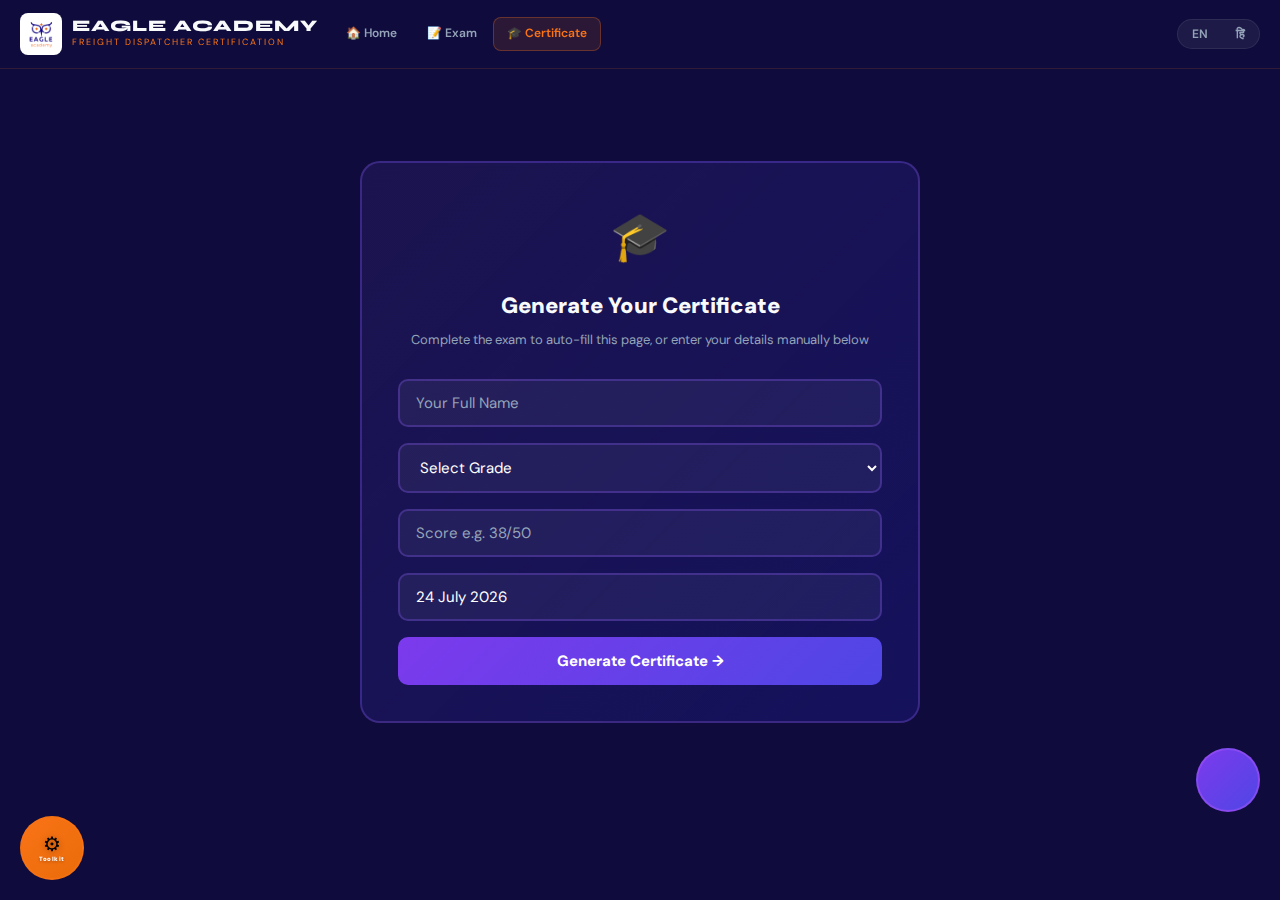
<file: certificate.html>
<!DOCTYPE html>
<html lang="en">
<head>
<meta charset="UTF-8"/>
<meta name="viewport" content="width=device-width, initial-scale=1.0"/>
<title>Certificate — Eagle Academy</title>
<link rel="stylesheet" href="assets/style.css"/>
<style>
/* ── PAGE SHELL ── */
body{background:var(--navy-dark);color:var(--white)}
.cert-page{max-width:1000px;margin:0 auto;padding:32px 24px}

/* ── MANUAL ENTRY FORM (shown if no exam data) ── */
.entry-card{background:linear-gradient(135deg,rgba(139,92,246,0.1),rgba(30,27,139,0.4));border:2px solid rgba(139,92,246,0.3);border-radius:20px;padding:36px;max-width:560px;margin:60px auto;text-align:center}
.fi{background:rgba(255,255,255,0.05);border:2px solid rgba(139,92,246,0.3);border-radius:10px;color:white;padding:12px 16px;font-family:var(--font-main);font-size:15px;width:100%;outline:none;margin:8px 0;transition:border-color .2s;box-sizing:border-box}
.fi:focus{border-color:#a78bfa}
.fi::placeholder{color:var(--grey)}
select.fi option{background:#0d0c2e;color:white}

/* ── CONTROLS BAR ── */
.ctrl-bar{display:flex;align-items:center;gap:12px;flex-wrap:wrap;margin-bottom:28px;padding:16px 20px;background:rgba(255,255,255,0.03);border:1px solid rgba(255,255,255,0.07);border-radius:14px}
.ctrl-bar span{font-size:13px;color:var(--grey)}
.btn-print{background:linear-gradient(135deg,#7c3aed,#4f46e5);color:white;border:none;padding:10px 24px;border-radius:10px;font-size:14px;font-weight:700;cursor:pointer;font-family:var(--font-main);transition:var(--transition)}
.btn-print:hover{filter:brightness(1.12);transform:translateY(-1px)}
.btn-retake{background:rgba(255,255,255,0.06);color:var(--grey);border:1px solid rgba(255,255,255,0.1);padding:10px 20px;border-radius:10px;font-size:13px;font-weight:600;cursor:pointer;font-family:var(--font-main);transition:var(--transition)}
.btn-retake:hover{background:rgba(255,255,255,0.1);color:var(--white)}

/* ══════════════════════════════════════════
   CERTIFICATE — THE MAIN DOCUMENT
   (this section prints beautifully)
══════════════════════════════════════════ */
.cert-outer{
  position:relative;
  background:#fefcf7;
  color:#1a1a2e;
  border-radius:8px;
  overflow:hidden;
  box-shadow:0 32px 80px rgba(0,0,0,0.6);
  margin-bottom:32px;
  min-height:680px;
}

/* corner ornaments */
.cert-outer::before,.cert-outer::after{
  content:'';position:absolute;width:120px;height:120px;
  background-image:url("data:image/svg+xml,%3Csvg xmlns='http://www.w3.org/2000/svg' viewBox='0 0 120 120'%3E%3Cpath d='M0 0 L120 0 L120 20 L20 20 L20 120 L0 120 Z' fill='none' stroke='%231e1b8b' stroke-width='3' opacity='0.2'/%3E%3Cpath d='M10 10 L110 10 L110 20 L20 20 L20 110 L10 110 Z' fill='none' stroke='%231e1b8b' stroke-width='1.5' opacity='0.12'/%3E%3C/svg%3E");
  background-size:contain;background-repeat:no-repeat;
}
.cert-outer::before{top:0;left:0}
.cert-outer::after{bottom:0;right:0;transform:rotate(180deg)}

/* top colour band */
.cert-band{height:10px;background:linear-gradient(90deg,#1e1b8b 0%,#7c3aed 40%,#f97316 70%,#1e1b8b 100%)}

/* inner padding */
.cert-inner{padding:48px 64px 44px;position:relative;z-index:1}
@media(max-width:640px){.cert-inner{padding:32px 28px 28px}}

/* header row */
.cert-header{display:flex;align-items:center;justify-content:space-between;margin-bottom:32px;padding-bottom:20px;border-bottom:1px solid rgba(30,27,139,0.12)}
.cert-logo-block{display:flex;align-items:center;gap:10px}
.cert-logo-img{height:44px;background:white;padding:3px;border-radius:6px;border:1px solid rgba(30,27,139,0.15)}
.cert-brand{font-family:'Georgia',serif;font-size:18px;font-weight:700;color:#1e1b8b;letter-spacing:.5px}
.cert-brand-sub{font-size:10px;color:#666;letter-spacing:1px;text-transform:uppercase;margin-top:1px}
.cert-uk-flag{font-size:28px}

/* title block */
.cert-title-block{text-align:center;margin-bottom:28px}
.cert-of{font-family:'Georgia',serif;font-size:13px;letter-spacing:3px;text-transform:uppercase;color:#7c3aed;margin-bottom:6px}
.cert-main-title{font-family:'Georgia',serif;font-size:clamp(22px,4vw,34px);font-weight:700;color:#1e1b8b;line-height:1.2;margin-bottom:4px}
.cert-sub-title{font-size:13px;color:#666;letter-spacing:.5px}

/* divider line with diamond */
.cert-divider{display:flex;align-items:center;gap:12px;margin:20px 0}
.cert-divider-line{flex:1;height:1px;background:linear-gradient(90deg,transparent,rgba(30,27,139,0.2),transparent)}
.cert-diamond{width:8px;height:8px;background:#7c3aed;transform:rotate(45deg);flex-shrink:0}

/* recipient */
.cert-presented{font-family:'Georgia',serif;font-size:13px;color:#888;text-align:center;margin-bottom:8px;letter-spacing:.5px}
.cert-name{font-family:'Georgia',serif;font-size:clamp(28px,5vw,46px);font-weight:700;color:#1e1b8b;text-align:center;line-height:1.15;margin-bottom:4px;word-break:break-word}
.cert-name-line{width:100%;max-width:480px;height:1px;background:rgba(30,27,139,0.15);margin:8px auto 20px}

/* body text */
.cert-body{font-family:'Georgia',serif;font-size:13.5px;color:#444;text-align:center;line-height:1.9;max-width:620px;margin:0 auto 20px}
.cert-body strong{color:#1e1b8b}

/* modules grid */
.cert-modules{display:flex;flex-wrap:wrap;gap:6px;justify-content:center;margin:16px 0 24px}
.cert-mod{background:rgba(30,27,139,0.06);border:1px solid rgba(30,27,139,0.12);border-radius:6px;padding:4px 12px;font-size:11px;color:#1e1b8b;font-family:'Georgia',serif;letter-spacing:.3px}

/* score badge */
.cert-score-row{display:flex;align-items:center;justify-content:center;gap:16px;margin:20px 0}
.cert-score-badge{display:flex;flex-direction:column;align-items:center;background:linear-gradient(135deg,#1e1b8b,#7c3aed);color:white;border-radius:12px;padding:14px 22px;min-width:90px}
.csb-num{font-family:'Georgia',serif;font-size:28px;font-weight:700;line-height:1}
.csb-lbl{font-size:10px;letter-spacing:1px;text-transform:uppercase;opacity:.8;margin-top:3px}
.cert-grade-badge{display:flex;flex-direction:column;align-items:center;border-radius:12px;padding:14px 22px;min-width:110px;border:2px solid}

/* grade colours */
.grade-pass{background:rgba(139,92,246,0.08);border-color:rgba(139,92,246,0.35);color:#5b21b6}
.grade-merit{background:rgba(34,197,94,0.08);border-color:rgba(34,197,94,0.35);color:#166534}
.grade-distinction{background:rgba(251,191,36,0.1);border-color:rgba(251,191,36,0.4);color:#92400e}

.cgb-icon{font-size:22px;margin-bottom:4px}
.cgb-text{font-family:'Georgia',serif;font-size:15px;font-weight:700}
.cgb-sub{font-size:10px;letter-spacing:.5px;opacity:.7;text-transform:uppercase;margin-top:2px}

/* bottom row — signatures */
.cert-bottom{display:grid;grid-template-columns:1fr 1fr 1fr;gap:24px;margin-top:28px;padding-top:20px;border-top:1px solid rgba(30,27,139,0.1)}
@media(max-width:560px){.cert-bottom{grid-template-columns:1fr}}
.cert-sig-block{text-align:center}
.cert-sig-line{height:1px;background:rgba(30,27,139,0.2);margin:6px auto 6px;max-width:120px}
.cert-sig-label{font-size:10px;color:#888;letter-spacing:.8px;text-transform:uppercase;font-family:'Georgia',serif}
.cert-sig-name{font-family:'Georgia',serif;font-size:12px;color:#333;margin-bottom:2px;font-style:italic}
.cert-id{font-family:'Courier New',monospace;font-size:9px;color:#aaa;text-align:center;margin-top:16px;letter-spacing:1px}

/* bottom colour band */
.cert-band-btm{height:6px;background:linear-gradient(90deg,#1e1b8b 0%,#7c3aed 40%,#f97316 70%,#1e1b8b 100%)}

/* watermark */
.cert-watermark{position:absolute;top:50%;left:50%;transform:translate(-50%,-50%);font-family:'Georgia',serif;font-size:96px;font-weight:900;color:rgba(30,27,139,0.028);white-space:nowrap;pointer-events:none;z-index:0;letter-spacing:4px}

/* ── SCORE BREAKDOWN CARD ── */
.breakdown-card{background:rgba(255,255,255,0.03);border:1px solid rgba(255,255,255,0.07);border-radius:16px;padding:24px;margin-bottom:24px}
.bk-grid{display:grid;grid-template-columns:repeat(4,1fr);gap:12px;margin-top:16px}
@media(max-width:560px){.bk-grid{grid-template-columns:1fr 1fr}}
.bk-box{border-radius:12px;padding:16px;text-align:center}
.bk-val{font-size:24px;font-weight:900;font-family:var(--font-head);margin-bottom:4px}
.bk-topic{font-size:11px;color:rgba(255,255,255,0.5);text-transform:uppercase;letter-spacing:.5px}
.bk-bar-wrap{height:4px;background:rgba(255,255,255,0.08);border-radius:99px;overflow:hidden;margin-top:8px}
.bk-bar{height:100%;border-radius:99px}

/* ── SHARE CARD ── */
.share-card{background:linear-gradient(135deg,rgba(139,92,246,0.08),rgba(30,27,139,0.3));border:1px solid rgba(139,92,246,0.25);border-radius:16px;padding:24px;text-align:center;margin-bottom:24px}

/* ── PRINT STYLES ── */
@media print{
  header,.ctrl-bar,.breakdown-card,.share-card,.next-steps,
  .ticker-wrap,footer,nav{display:none!important}
  body{background:white!important;margin:0;padding:0}
  .cert-page{padding:0;max-width:none}
  .cert-outer{
    box-shadow:none!important;
    border-radius:0!important;
    margin:0!important;
    page-break-inside:avoid;
    min-height:auto;
  }
  .cert-inner{padding:40px 56px 36px}
  @page{margin:8mm;size:A4 landscape}
}
</style>
</head>
<body>

<header class="ea-header">
  <div class="ea-header-inner">
    <a href="index.html" class="ea-logo">
      <img src="assets/logo-light.png" alt="Eagle Academy" onerror="this.style.display='none'"/>
      <div class="ea-logo-text"><div class="brand">EAGLE ACADEMY</div><div class="sub">Freight Dispatcher Certification</div></div>
    </a>
    <nav class="ea-nav">
      <a href="index.html" class="ea-nav-btn">🏠 Home</a>
      <a href="exam.html" class="ea-nav-btn">📝 Exam</a>
      <a href="certificate.html" class="ea-nav-btn active">🎓 Certificate</a>
    </nav>
    <div class="lang-toggle">
      <button class="lang-btn active" onclick="setLang('en',this)">EN</button>
      <button class="lang-btn" onclick="setLang('hi',this)">हिं</button>
    </div>
  </div>
</header>

<!-- ══ MANUAL ENTRY (shown if no localStorage data) ══ -->
<div id="entry_section" style="display:none">
  <div class="cert-page">
    <div class="entry-card">
      <div style="font-size:48px;margin-bottom:12px">🎓</div>
      <h2 style="font-size:22px;font-weight:900;margin-bottom:6px">Generate Your Certificate</h2>
      <p style="font-size:13px;color:var(--grey);margin-bottom:20px;line-height:1.7">Complete the exam to auto-fill this page, or enter your details manually below</p>
      <input type="text" id="mn_name" class="fi" placeholder="Your Full Name" maxlength="60"/>
      <select id="mn_grade" class="fi">
        <option value="">Select Grade</option>
        <option value="Pass">Pass (70–84%)</option>
        <option value="Merit">Merit (85–94%)</option>
        <option value="Distinction">Distinction (95%+)</option>
      </select>
      <input type="text" id="mn_score" class="fi" placeholder="Score e.g. 38/50" maxlength="10"/>
      <input type="text" id="mn_date" class="fi" placeholder="Date e.g. 1 June 2025"/>
      <br/>
      <button class="btn-print" style="width:100%;padding:14px;font-size:15px;margin-top:8px" onclick="generateFromForm()">Generate Certificate →</button>
    </div>
  </div>
</div>

<!-- ══ CERTIFICATE SECTION ══ -->
<div id="cert_section" style="display:none">
  <div class="cert-page">

    <!-- Controls -->
    <div class="ctrl-bar">
      <div style="font-size:20px">🎓</div>
      <div>
        <div style="font-weight:700;font-size:15px" id="ctrl_name_preview">—</div>
        <div style="font-size:12px;color:var(--grey)">Eagle Academy Certified</div>
      </div>
      <div style="flex:1"></div>
      <span id="ctrl_grade_tag" style="padding:5px 14px;border-radius:99px;font-size:12px;font-weight:700"></span>
      <button class="btn-print" onclick="window.print()">🖨️ Print Certificate</button>
      <a href="exam.html" class="btn-retake">↩ Retake Exam</a>
    </div>

    <!-- ══ THE CERTIFICATE ══ -->
    <div class="cert-outer" id="the_cert">
      <div class="cert-band"></div>

      <div class="cert-watermark" id="cert_wm">CERTIFIED</div>

      <div class="cert-inner">

        <!-- Header -->
        <div class="cert-header">
          <div class="cert-logo-block">
            <img src="assets/logo-light.png" class="cert-logo-img" alt="Eagle Academy" onerror="this.style.display='none'"/>
            <div>
              <div class="cert-brand">EAGLE ACADEMY</div>
              <div class="cert-brand-sub">International Freight Dispatcher</div>
            </div>
          </div>
          <div style="text-align:right">
            <div class="cert-uk-flag">🇬🇧</div>
            <div style="font-size:10px;color:#888;letter-spacing:.5px;margin-top:2px;font-family:'Georgia',serif">UK Specialist</div>
          </div>
        </div>

        <!-- Title -->
        <div class="cert-title-block">
          <div class="cert-of">Certificate of Achievement</div>
          <div class="cert-main-title">International Freight Dispatcher</div>
          <div class="cert-sub-title">Certification Programme · 80 Guided Learning Hours · 4 Weeks</div>
        </div>

        <div class="cert-divider"><div class="cert-divider-line"></div><div class="cert-diamond"></div><div class="cert-divider-line"></div></div>

        <!-- Recipient -->
        <div class="cert-presented">This certifies that</div>
        <div class="cert-name" id="cert_name_print">Student Name</div>
        <div class="cert-name-line"></div>

        <!-- Body text -->
        <div class="cert-body">
          has successfully completed the <strong>Eagle Academy International Freight Dispatcher Certification Programme</strong>,
          demonstrating comprehensive knowledge of <strong>UK transport law, DVSA compliance, drivers' hours regulations,
          tachograph law, CMR documentation, Courier Exchange operations, UK pallet networks</strong> and
          professional freight dispatch business practice.
        </div>

        <!-- Modules -->
        <div class="cert-modules">
          <span class="cert-mod">🇬🇧 UK Transport Law</span>
          <span class="cert-mod">DVSA Compliance</span>
          <span class="cert-mod">Drivers' Hours &amp; Tachograph</span>
          <span class="cert-mod">CMR Documentation</span>
          <span class="cert-mod">Courier Exchange</span>
          <span class="cert-mod">UK Pallet Networks</span>
          <span class="cert-mod">Rate Negotiation</span>
          <span class="cert-mod">KPI &amp; Fleet Management</span>
          <span class="cert-mod">Dispatch Business Operations</span>
        </div>

        <!-- Score + Grade -->
        <div class="cert-score-row">
          <div class="cert-score-badge">
            <div class="csb-num" id="cert_score_print">—</div>
            <div class="csb-lbl">Score</div>
          </div>
          <div class="cert-grade-badge" id="cert_grade_badge">
            <div class="cgb-icon" id="cert_grade_icon">🎓</div>
            <div class="cgb-text" id="cert_grade_text">Certified</div>
            <div class="cgb-sub" id="cert_grade_sub">Eagle Academy</div>
          </div>
        </div>

        <div class="cert-divider"><div class="cert-divider-line"></div><div class="cert-diamond"></div><div class="cert-divider-line"></div></div>

        <!-- Signatures -->
        <div class="cert-bottom">
          <div class="cert-sig-block">
            <div class="cert-sig-name">Eagle Academy</div>
            <div class="cert-sig-line"></div>
            <div class="cert-sig-label">Academy Director</div>
          </div>
          <div class="cert-sig-block" style="text-align:center">
            <div class="cert-sig-name" id="cert_date_print" style="font-style:normal;font-weight:700;color:#1e1b8b;font-size:14px">—</div>
            <div class="cert-sig-line"></div>
            <div class="cert-sig-label">Date of Award</div>
          </div>
          <div class="cert-sig-block" style="text-align:right">
            <div class="cert-sig-name">UK Freight Operations</div>
            <div class="cert-sig-line"></div>
            <div class="cert-sig-label">Programme Examiner</div>
          </div>
        </div>

        <!-- Certificate ID -->
        <div class="cert-id" id="cert_id_print">CERTIFICATE ID: EA-IFDC-000000</div>

      </div><!-- cert-inner -->
      <div class="cert-band-btm"></div>
    </div><!-- cert-outer -->

    <!-- ══ SCORE BREAKDOWN ══ -->
    <div class="breakdown-card" id="breakdown_card">
      <div style="font-size:17px;font-weight:800;margin-bottom:4px">📊 Exam Breakdown</div>
      <div style="font-size:13px;color:var(--grey)">Performance by week</div>
      <div class="bk-grid">
        <div class="bk-box" style="background:rgba(249,115,22,0.08);border:1px solid rgba(249,115,22,0.2)">
          <div class="bk-val" style="color:var(--orange)" id="bk_w1">—</div>
          <div class="bk-topic">Week 1<br/>Foundations</div>
          <div class="bk-bar-wrap"><div class="bk-bar" style="background:var(--orange)" id="bk_bar1"></div></div>
          <div style="font-size:10px;color:var(--grey);margin-top:4px">/ 15</div>
        </div>
        <div class="bk-box" style="background:rgba(6,182,212,0.08);border:1px solid rgba(6,182,212,0.2)">
          <div class="bk-val" style="color:var(--cyan)" id="bk_w2">—</div>
          <div class="bk-topic">Week 2<br/>Operations</div>
          <div class="bk-bar-wrap"><div class="bk-bar" style="background:var(--cyan)" id="bk_bar2"></div></div>
          <div style="font-size:10px;color:var(--grey);margin-top:4px">/ 12</div>
        </div>
        <div class="bk-box" style="background:rgba(34,197,94,0.08);border:1px solid rgba(34,197,94,0.2)">
          <div class="bk-val" style="color:var(--green)" id="bk_w3">—</div>
          <div class="bk-topic">Week 3 🇬🇧<br/>UK Law</div>
          <div class="bk-bar-wrap"><div class="bk-bar" style="background:var(--green)" id="bk_bar3"></div></div>
          <div style="font-size:10px;color:var(--grey);margin-top:4px">/ 15</div>
        </div>
        <div class="bk-box" style="background:rgba(139,92,246,0.08);border:1px solid rgba(139,92,246,0.2)">
          <div class="bk-val" style="color:#a78bfa" id="bk_w4">—</div>
          <div class="bk-topic">Week 4<br/>Career</div>
          <div class="bk-bar-wrap"><div class="bk-bar" style="background:#7c3aed" id="bk_bar4"></div></div>
          <div style="font-size:10px;color:var(--grey);margin-top:4px">/ 8</div>
        </div>
      </div>
    </div>

    <!-- ══ SHARE ══ -->
    <div class="share-card">
      <div style="font-size:24px;margin-bottom:8px">📢 Share Your Achievement</div>
      <p style="font-size:14px;color:rgba(255,255,255,0.7);max-width:540px;margin:0 auto 16px;line-height:1.7">Share your certification on LinkedIn and tag Eagle Academy. UK transport recruiters search LinkedIn daily for certified dispatchers.</p>
      <div style="background:rgba(30,27,139,0.5);border:1px solid rgba(139,92,246,0.3);border-radius:12px;padding:16px 20px;max-width:560px;margin:0 auto 16px;font-size:13px;color:rgba(255,255,255,0.85);line-height:1.8;text-align:left" id="linkedin_post">
        🎓 Excited to share that I've just earned my <strong>Eagle Academy International Freight Dispatcher Certification!</strong><br/><br/>
        80 hours of intensive training in UK transport law, DVSA compliance, drivers' hours &amp; tachograph regulations, CMR documentation, Courier Exchange, UK pallet networks (Palletforce, Pall-Ex, TPN), KPI management and freight dispatch business operations.<br/><br/>
        🇬🇧 UK-focused · 🚛 HGV Operations · 📋 DVSA Compliant · 📦 Courier Exchange Certified<br/><br/>
        Ready to help UK carriers find loads, manage compliance, and grow their operations — remotely from India during UK business hours.<br/><br/>
        #FreightDispatcher #UKLogistics #DVSA #CourierExchange #EagleAcademy #HGV #UKTransport
      </div>
      <button onclick="copyPost()" class="btn-print" style="margin-right:8px">📋 Copy LinkedIn Post</button>
      <button onclick="window.print()" class="btn-print" style="background:linear-gradient(135deg,var(--green),#16a34a)">🖨️ Print Certificate</button>
    </div>

    <!-- ══ NEXT STEPS ══ -->
    <div class="next-steps" style="background:rgba(255,255,255,0.02);border:1px solid rgba(255,255,255,0.07);border-radius:16px;padding:24px;margin-bottom:32px">
      <div style="font-size:17px;font-weight:800;margin-bottom:16px">🚀 What To Do Right Now</div>
      <div style="display:grid;grid-template-columns:1fr 1fr;gap:12px">
        <div style="background:rgba(34,197,94,0.06);border:1px solid rgba(34,197,94,0.2);border-radius:10px;padding:14px">
          <div style="font-size:14px;font-weight:700;margin-bottom:4px">1. Upload to LinkedIn</div>
          <div style="font-size:12px;color:rgba(255,255,255,0.55);line-height:1.6">Print → scan → add to LinkedIn Certifications section. UK recruiters check this daily.</div>
        </div>
        <div style="background:rgba(139,92,246,0.06);border:1px solid rgba(139,92,246,0.2);border-radius:10px;padding:14px">
          <div style="font-size:14px;font-weight:700;margin-bottom:4px">2. Apply to UK Jobs</div>
          <div style="font-size:12px;color:rgba(255,255,255,0.55);line-height:1.6">Totaljobs.com, CV-Library.co.uk, Indeed.co.uk — search "remote freight dispatcher UK".</div>
        </div>
        <div style="background:rgba(249,115,22,0.06);border:1px solid rgba(249,115,22,0.2);border-radius:10px;padding:14px">
          <div style="font-size:14px;font-weight:700;margin-bottom:4px">3. Find First UK Carrier</div>
          <div style="font-size:12px;color:rgba(255,255,255,0.55);line-height:1.6">Facebook: "UK Owner Operators" group. Pitch commission-only today. Zero cost to them.</div>
        </div>
        <div style="background:rgba(6,182,212,0.06);border:1px solid rgba(6,182,212,0.2);border-radius:10px;padding:14px">
          <div style="font-size:14px;font-weight:700;margin-bottom:4px">4. Set Up Your Tools</div>
          <div style="font-size:12px;color:rgba(255,255,255,0.55);line-height:1.6">UK number (Vonage/CallHippo ~£15/mo), Courier Exchange membership, Google Sheets tracker.</div>
        </div>
      </div>
    </div>

  </div><!-- cert-page -->
</div><!-- cert_section -->

<script src="assets/app.js"></script>
<script>
function setLang(l,btn){document.querySelectorAll('.lang-btn').forEach(b=>b.classList.remove('active'));btn.classList.add('active');}

const GRADE_STYLES={
  'Pass':{badgeClass:'grade-pass',icon:'🎓',text:'Certified',sub:'Eagle Academy',wm:'CERTIFIED',ctrlBg:'rgba(139,92,246,0.15)',ctrlColor:'#a78bfa'},
  'Merit':{badgeClass:'grade-merit',icon:'🎖️',text:'Merit',sub:'Eagle Academy',wm:'MERIT',ctrlBg:'rgba(34,197,94,0.15)',ctrlColor:'var(--green)'},
  'Distinction':{badgeClass:'grade-distinction',icon:'🏅',text:'Distinction',sub:'Eagle Academy',wm:'DISTINCTION',ctrlBg:'rgba(251,191,36,0.15)',ctrlColor:'var(--gold)'},
  'Retake':{badgeClass:'grade-pass',icon:'📚',text:'Retake',sub:'Not yet passed',wm:'',ctrlBg:'rgba(239,68,68,0.12)',ctrlColor:'var(--red)'}
};

function buildCert(data){
  // fill certificate
  document.getElementById('cert_name_print').textContent = data.name || '—';
  document.getElementById('cert_score_print').textContent = data.score && data.total ? data.score+'/'+data.total : (data.scoreStr || '—');
  document.getElementById('cert_date_print').textContent = data.date || new Date().toLocaleDateString('en-GB',{year:'numeric',month:'long',day:'numeric'});

  // grade styling
  const gs = GRADE_STYLES[data.grade] || GRADE_STYLES['Pass'];
  const gb = document.getElementById('cert_grade_badge');
  gb.className = 'cert-grade-badge '+gs.badgeClass;
  document.getElementById('cert_grade_icon').textContent = gs.icon;
  document.getElementById('cert_grade_text').textContent = gs.text;
  document.getElementById('cert_grade_sub').textContent = gs.sub;
  document.getElementById('cert_wm').textContent = gs.wm;

  // cert ID
  const id = 'EA-IFDC-'+(data.name||'X').replace(/\s+/g,'').toUpperCase().slice(0,3)+(Date.now()%100000);
  document.getElementById('cert_id_print').textContent = 'CERTIFICATE ID: '+id;

  // controls bar
  document.getElementById('ctrl_name_preview').textContent = data.name || '—';
  const ct = document.getElementById('ctrl_grade_tag');
  ct.textContent = data.grade || 'Certified';
  ct.style.background = gs.ctrlBg;
  ct.style.color = gs.ctrlColor;
  ct.style.border = '1px solid '+gs.ctrlColor;

  // breakdown bars
  if(data.w1!==undefined){
    document.getElementById('bk_w1').textContent = data.w1;
    document.getElementById('bk_w2').textContent = data.w2;
    document.getElementById('bk_w3').textContent = data.w3;
    document.getElementById('bk_w4').textContent = data.w4;
    document.getElementById('bk_bar1').style.width = Math.round(data.w1/15*100)+'%';
    document.getElementById('bk_bar2').style.width = Math.round(data.w2/12*100)+'%';
    document.getElementById('bk_bar3').style.width = Math.round(data.w3/15*100)+'%';
    document.getElementById('bk_bar4').style.width = Math.round(data.w4/8*100)+'%';
  } else {
    document.getElementById('breakdown_card').style.display='none';
  }

  // linkedin post update
  const lp = document.getElementById('linkedin_post');
  if(lp && data.name){
    const gradeStr = data.grade==='Distinction'?'with Distinction 🏅':data.grade==='Merit'?'with Merit 🎖️':'';
    lp.innerHTML = `🎓 Excited to share that I've just earned my <strong>Eagle Academy International Freight Dispatcher Certification ${gradeStr}!</strong><br/><br/>Scored <strong>${data.score||'—'}/${data.total||50}</strong> across 80 hours of intensive training in UK transport law, DVSA compliance, tachograph regulations, CMR documentation, Courier Exchange, UK pallet networks and freight dispatch operations.<br/><br/>🇬🇧 UK-focused · 🚛 HGV Operations · 📋 DVSA Compliant · 📦 Courier Exchange<br/><br/>Ready to help UK carriers operate compliantly and profitably — remotely from India during UK business hours.<br/><br/>#FreightDispatcher #UKLogistics #DVSA #CourierExchange #EagleAcademy #HGV #UKTransport`;
  }

  // show cert section
  document.getElementById('entry_section').style.display='none';
  document.getElementById('cert_section').style.display='block';
}

function generateFromForm(){
  const name = document.getElementById('mn_name').value.trim();
  const grade = document.getElementById('mn_grade').value;
  const scoreStr = document.getElementById('mn_score').value.trim();
  const date = document.getElementById('mn_date').value.trim();
  if(!name){alert('Please enter your name.');return;}
  if(!grade){alert('Please select a grade.');return;}
  const parts = scoreStr.split('/');
  buildCert({name, grade, score:parts[0]||'—', total:parts[1]||50, scoreStr, date:date||new Date().toLocaleDateString('en-GB',{year:'numeric',month:'long',day:'numeric'})});
}

function copyPost(){
  const lp = document.getElementById('linkedin_post');
  const txt = lp.innerText || lp.textContent;
  if(navigator.clipboard){
    navigator.clipboard.writeText(txt).then(()=>{
      const btn = event.target;btn.textContent='✅ Copied!';setTimeout(()=>btn.textContent='📋 Copy LinkedIn Post',2500);
    });
  } else {
    const ta = document.createElement('textarea');ta.value=txt;document.body.appendChild(ta);ta.select();document.execCommand('copy');document.body.removeChild(ta);
    const btn = event.target;btn.textContent='✅ Copied!';setTimeout(()=>btn.textContent='📋 Copy LinkedIn Post',2500);
  }
}

// ── INIT ──
window.addEventListener('DOMContentLoaded',()=>{
  let data = null;
  try{data = JSON.parse(localStorage.getItem('ea_cert'));}catch(e){}

  if(data && data.name && data.pct >= 70){
    buildCert(data);
  } else if(data && data.name && data.pct < 70){
    // failed exam — show entry with note
    document.getElementById('entry_section').style.display='block';
    const note = document.createElement('div');
    note.style.cssText='background:rgba(239,68,68,0.1);border:1px solid rgba(239,68,68,0.3);border-radius:10px;padding:12px 16px;margin-bottom:16px;font-size:13px;color:var(--red);line-height:1.7';
    note.innerHTML='<strong>Score: '+data.score+'/'+data.total+' ('+data.pct+'%)</strong> — Below 70%. Review your weak topics and <a href="exam.html" style="color:var(--orange)">retake the exam</a> to earn your certificate.';
    document.querySelector('.entry-card').insertBefore(note, document.querySelector('.fi'));
  } else {
    // No exam data — show form
    document.getElementById('entry_section').style.display='block';
    // Pre-fill today's date
    document.getElementById('mn_date').value = new Date().toLocaleDateString('en-GB',{year:'numeric',month:'long',day:'numeric'});
  }
});
</script>

<!-- ═══════════════ FLOATING FABs ═══════════════ -->
<!-- Madam JI + Tools — hardcoded, position:fixed  -->
<style>
#mj-fab {
  position: fixed !important; bottom: 88px !important; right: 20px !important;
  z-index: 99999 !important; width: 64px; height: 64px; border-radius: 50%;
  background: linear-gradient(135deg, #7c3aed, #4f46e5);
  border: 2px solid rgba(168,85,247,0.5);
  outline: none; font-family: inherit;
  cursor: pointer; display: flex; align-items: center; justify-content: center;
  overflow: hidden;
  animation: mjBounce 2.5s ease-in-out infinite, mjColorCycle 4s ease-in-out infinite;
  transition: transform .18s ease;
}
#mj-fab:hover {
  transform: scale(1.12) !important;
  animation: none !important;
  background: linear-gradient(135deg, #9333ea, #6366f1) !important;
  box-shadow: 0 0 0 12px rgba(124,58,237,0.12), 0 8px 36px rgba(124,58,237,0.8) !important;
}
/* Cycle wrapper — clips content to circle */
.mj-cycle-wrap {
  position: relative; width: 100%; height: 100%;
  display: flex; align-items: center; justify-content: center;
  pointer-events: none;
}
/* Each state */
.mj-state {
  position: absolute; inset: 0;
  display: flex; align-items: center; justify-content: center;
  text-align: center; line-height: 1.2;
  opacity: 0; pointer-events: none;
}
/* 😕 confused face */
.mj-s1 {
  font-size: 30px;
  animation: mjCycle1 5s ease-in-out infinite;
}
/* "Ask" */
.mj-s2 {
  font-size: 13px; font-weight: 900; color: rgba(255,255,255,0.9);
  letter-spacing: 1px; font-family: 'DM Sans', sans-serif;
  animation: mjCycle2 5s ease-in-out infinite;
}
/* "Madam JI" */
.mj-s3 {
  font-size: 10px; font-weight: 800; color: white;
  letter-spacing: .3px; font-family: 'DM Sans', sans-serif;
  animation: mjCycle3 5s ease-in-out infinite;
}
/* 
  5s total cycle:
  0.0–2.0s  → 😕 visible   (2s)
  2.0–2.5s  → fade to Ask  (0.5s)
  2.5–3.5s  → Ask visible  (1s)
  3.5–4.0s  → fade to MJ   (0.5s)
  4.0–5.0s  → Madam JI     (1s) then fades back to 😕
*/
@keyframes mjCycle1 {
  0%   { opacity:0; transform:scale(0.7); }
  5%   { opacity:1; transform:scale(1.1); }
  15%  { opacity:1; transform:scale(1); }
  40%  { opacity:1; transform:scale(1); }
  50%  { opacity:0; transform:scale(0.8); }
  100% { opacity:0; transform:scale(0.7); }
}
@keyframes mjCycle2 {
  0%   { opacity:0; transform:scale(0.5); }
  42%  { opacity:0; transform:scale(0.5); }
  50%  { opacity:1; transform:scale(1.15); }
  56%  { opacity:1; transform:scale(1); }
  66%  { opacity:1; transform:scale(1); }
  74%  { opacity:0; transform:scale(0.7); }
  100% { opacity:0; }
}
@keyframes mjCycle3 {
  0%   { opacity:0; transform:scale(0.5); }
  72%  { opacity:0; transform:scale(0.5); }
  80%  { opacity:1; transform:scale(1.1); }
  86%  { opacity:1; transform:scale(1); }
  94%  { opacity:1; transform:scale(1); }
  100% { opacity:0; transform:scale(0.8); }
}
/* Pause cycle on hover — show owl instead */
#mj-fab:hover .mj-state { animation-play-state: paused !important; opacity:0 !important; }
#mj-fab:hover .mj-cycle-wrap::after {
  content: '🦉';
  font-size: 28px;
  position: absolute;
  animation: popIn .2s cubic-bezier(.22,1,.36,1);
}
@keyframes popIn {
  from { transform: scale(0.5); opacity:0; }
  to   { transform: scale(1);   opacity:1; }
}
@keyframes mjBounce {
  0%,100% { transform: translateY(0); }
  50%      { transform: translateY(-7px); }
}
@keyframes mjColorCycle {
  0%,100% { box-shadow: 0 4px 24px rgba(124,58,237,0.5); border-color: rgba(168,85,247,0.6); }
  33%     { box-shadow: 0 4px 28px rgba(99,102,241,0.7), 0 0 0 6px rgba(99,102,241,0.1); border-color: rgba(99,102,241,0.8); }
  66%     { box-shadow: 0 4px 28px rgba(219,39,119,0.7), 0 0 0 6px rgba(219,39,119,0.1); border-color: rgba(219,39,119,0.8); }
}
#mj-popup {
  position: fixed !important; bottom: 156px !important; right: 20px !important;
  z-index: 99998 !important; width: 360px; max-height: 540px;
  background: rgba(15,12,61,0.98);
  border: 1px solid rgba(124,58,237,0.4); border-radius: 20px;
  box-shadow: 0 16px 56px rgba(0,0,0,0.6);
  display: flex; flex-direction: column;
  transform: translateY(20px) scale(0.95); opacity: 0; pointer-events: none;
  transition: all .25s cubic-bezier(.22,1,.36,1);
  backdrop-filter: blur(20px);
}
#mj-popup.open { transform: translateY(0) scale(1) !important; opacity: 1 !important; pointer-events: all !important; }
.mj-pop-head { padding: 14px 16px; border-bottom: 1px solid rgba(124,58,237,0.2); display: flex; align-items: center; gap: 10px; flex-shrink: 0; }
.mj-pop-orb { width: 36px; height: 36px; border-radius: 50%; background: linear-gradient(135deg,#7c3aed,#f97316); display: flex; align-items: center; justify-content: center; font-size: 18px; flex-shrink: 0; }
.mj-pop-name { font-weight: 700; font-size: 13px; color: #f0f2f8; }
.mj-pop-sub { font-size: 10px; color: rgba(168,85,247,0.9); font-family: monospace; letter-spacing: .5px; }
.mj-pop-close { margin-left: auto; background: none; border: none; color: rgba(255,255,255,0.4); font-size: 18px; cursor: pointer; padding: 4px; line-height: 1; }
.mj-pop-close:hover { color: white; }
.mj-pop-msgs { flex: 1; overflow-y: auto; padding: 12px; display: flex; flex-direction: column; gap: 8px; max-height: 300px; scrollbar-width: thin; }
.mj-msg { max-width: 85%; padding: 9px 12px; border-radius: 12px; font-size: 13px; line-height: 1.5; font-family: 'DM Sans',sans-serif; }
.mj-msg.bot  { background: rgba(124,58,237,0.15); border: 1px solid rgba(124,58,237,0.2); color: #e2d9f3; border-bottom-left-radius: 3px; align-self: flex-start; }
.mj-msg.user { background: rgba(249,115,22,0.15); border: 1px solid rgba(249,115,22,0.2); color: #fde8d8; border-bottom-right-radius: 3px; align-self: flex-end; }
.mj-msg.typing { display: flex; gap: 4px; align-items: center; padding: 12px; }
.mj-dot { width: 7px; height: 7px; border-radius: 50%; background: #a855f7; animation: mjDotB .8s ease-in-out infinite; }
.mj-dot:nth-child(2){animation-delay:.15s} .mj-dot:nth-child(3){animation-delay:.3s}
@keyframes mjDotB { 0%,80%,100%{transform:scale(.6);opacity:.4} 40%{transform:scale(1);opacity:1} }
.mj-pop-key { padding: 8px 12px; border-top: 1px solid rgba(124,58,237,0.15); flex-shrink: 0; }
.mj-pop-key input { width: 100%; padding: 7px 10px; background: rgba(255,255,255,0.05); border: 1px solid rgba(124,58,237,0.3); border-radius: 8px; color: white; font-family: monospace; font-size: 11px; outline: none; box-sizing: border-box; }
.mj-pop-key input::placeholder { color: rgba(255,255,255,0.25); }
.mj-pop-input { padding: 10px 12px; border-top: 1px solid rgba(124,58,237,0.15); display: flex; gap: 8px; flex-shrink: 0; }
.mj-pop-input input { flex: 1; padding: 9px 12px; background: rgba(255,255,255,0.06); border: 1px solid rgba(124,58,237,0.25); border-radius: 10px; color: white; font-size: 13px; font-family: 'DM Sans',sans-serif; outline: none; }
.mj-pop-input input:focus { border-color: rgba(124,58,237,0.6); }
.mj-pop-input input::placeholder { color: rgba(255,255,255,0.2); }
.mj-send { padding: 9px 14px; background: linear-gradient(135deg,#7c3aed,#4f46e5); border: none; border-radius: 10px; color: white; cursor: pointer; font-size: 15px; flex-shrink: 0; }
.mj-chips { display: flex; flex-wrap: wrap; gap: 5px; padding: 4px 0; }
.mj-chip { padding: 4px 10px; border-radius: 999px; border: 1px solid rgba(124,58,237,0.35); background: rgba(124,58,237,0.1); color: #c4b5fd; font-size: 11px; cursor: pointer; font-family: 'DM Sans',sans-serif; }
.mj-chip:hover { background: rgba(124,58,237,0.25); }
#tools-fab {
  position: fixed !important; bottom: 20px !important; left: 20px !important;
  z-index: 99999 !important; width: 64px; height: 64px; border-radius: 50%;
  background: linear-gradient(135deg, #f97316, #ea6c0a);
  border: 2px solid rgba(249,115,22,0.5);
  outline: none; font-family: inherit; overflow: hidden;
  cursor: pointer; display: flex; align-items: center; justify-content: center;
  animation: toolsBounce 2.5s ease-in-out 1.2s infinite, toolsColorCycle 4s ease-in-out 0.8s infinite;
  transition: transform .18s ease;
}
#tools-fab:hover {
  transform: scale(1.12) !important;
  animation: none !important;
  background: linear-gradient(135deg, #fb923c, #f97316) !important;
  box-shadow: 0 0 0 12px rgba(249,115,22,0.1), 0 8px 36px rgba(249,115,22,0.8) !important;
}
.tools-inner {
  display: flex; flex-direction: column;
  align-items: center; justify-content: center;
  gap: 1px; pointer-events: none;
}
/* Gear — spins slowly, speeds up on hover */
.tools-gear-icon {
  font-size: 20px; line-height: 1;
  display: block;
  animation: gearSpin 5s linear infinite;
  filter: drop-shadow(0 1px 3px rgba(0,0,0,0.3));
  transition: font-size .2s;
}
#tools-fab:hover .tools-gear-icon {
  animation: gearSpin .5s linear infinite !important;
  font-size: 24px;
}
/* "Toolkit" — breathes: tiny → big → tiny */
.tools-word {
  font-size: 6px; font-weight: 900; color: white; letter-spacing: .5px;
  font-family: 'DM Sans', sans-serif; white-space: nowrap;
  text-shadow: 0 1px 3px rgba(0,0,0,0.3);
  animation: toolkitBreathe 2.2s ease-in-out infinite;
  transform-origin: center;
}
#tools-fab:hover .tools-word {
  animation: none !important;
  font-size: 9px !important;
  letter-spacing: 1px;
}
@keyframes gearSpin {
  from { transform: rotate(0deg); }
  to   { transform: rotate(360deg); }
}
@keyframes toolkitBreathe {
  0%,100% { transform: scale(0.5); opacity: 0.5; font-size: 6px; }
  50%     { transform: scale(1);   opacity: 1;   font-size: 9px; }
}
@keyframes toolsBounce {
  0%,100% { transform: translateY(0); }
  50%      { transform: translateY(-7px); }
}
@keyframes toolsColorCycle {
  0%,100% { box-shadow: 0 4px 24px rgba(249,115,22,0.5); border-color: rgba(249,115,22,0.6); }
  33%     { box-shadow: 0 4px 28px rgba(245,158,11,0.7), 0 0 0 6px rgba(245,158,11,0.1); border-color: rgba(245,158,11,0.8); }
  66%     { box-shadow: 0 4px 28px rgba(239,68,68,0.7), 0 0 0 6px rgba(239,68,68,0.1); border-color: rgba(239,68,68,0.8); }
}
#tools-popup {
  position: fixed !important; bottom: 88px !important; left: 20px !important;
  z-index: 99998 !important; width: 320px;
  background: rgba(15,12,61,0.98);
  border: 1px solid rgba(249,115,22,0.3); border-radius: 20px;
  box-shadow: 0 16px 56px rgba(0,0,0,0.6);
  transform: translateY(20px) scale(0.95); opacity: 0; pointer-events: none;
  transition: all .25s cubic-bezier(.22,1,.36,1);
  backdrop-filter: blur(20px); overflow: hidden;
}
#tools-popup.open { transform: translateY(0) scale(1) !important; opacity: 1 !important; pointer-events: all !important; }
.tp-head { padding: 13px 16px; border-bottom: 1px solid rgba(249,115,22,0.15); display: flex; align-items: center; justify-content: space-between; }
.tp-head-title { font-weight: 700; font-size: 13px; color: #f0f2f8; display: flex; align-items: center; gap: 7px; }
.tp-close { background: none; border: none; color: rgba(255,255,255,0.4); font-size: 17px; cursor: pointer; }
.tp-close:hover { color: white; }
.tp-link { display: flex; align-items: center; gap: 12px; padding: 11px 16px; text-decoration: none; color: #f0f2f8; transition: background .15s; border-bottom: 1px solid rgba(255,255,255,0.05); }
.tp-link:last-of-type { border-bottom: none; }
.tp-link:hover { background: rgba(249,115,22,0.08); }
.tp-icon { width: 34px; height: 34px; border-radius: 9px; display: flex; align-items: center; justify-content: center; font-size: 16px; flex-shrink: 0; }
.tp-name { font-size: 13px; font-weight: 600; }
.tp-desc { font-size: 10px; color: rgba(255,255,255,0.35); margin-top: 1px; font-family: monospace; }
.tp-all { display: block; text-align: center; padding: 10px; font-size: 12px; font-weight: 600; color: #f97316; text-decoration: none; background: rgba(249,115,22,0.06); }
.tp-all:hover { background: rgba(249,115,22,0.12); }
.fab-tooltip {
  position: fixed !important; z-index: 99999 !important;
  background: rgba(15,12,61,0.96); border-radius: 999px;
  font-size: 12px; font-weight: 700; font-family: 'DM Sans',sans-serif;
  padding: 6px 14px; white-space: nowrap; pointer-events: none;
  opacity: 0; transition: opacity .2s;
}
#mj-tooltip  { right: 84px; bottom: 100px; border: 1px solid rgba(124,58,237,0.5); color: #e9d5ff; }
#tools-tooltip { left: 84px; bottom: 32px; border: 1px solid rgba(249,115,22,0.5); color: #fed7aa; }
#mj-fab:hover    ~ #mj-tooltip    { opacity: 1; }
#tools-fab:hover ~ #tools-tooltip { opacity: 1; }
@media(max-width:480px){
  #mj-fab    { bottom: 80px !important; right: 16px !important; width:50px; height:50px; font-size:22px; }
  #tools-fab { bottom: 80px !important; left: 16px !important;  width:50px; height:50px; font-size:20px; }
  #mj-popup  { width: calc(100vw - 24px) !important; right: 12px !important; bottom: 144px !important; }
  #tools-popup { width: calc(100vw - 24px) !important; left: 12px !important; bottom: 144px !important; }
}
</style>

<!-- Madam JI Button + Popup -->
<button id="mj-fab" onclick="mjToggle()" title="Confused? Ask Madam JI" type="button">
  <span class="mj-cycle-wrap">
    <span class="mj-state mj-s1">😕</span>
    <span class="mj-state mj-s2">Ask</span>
    <span class="mj-state mj-s3">Madam<br>JI</span>
  </span>
</button>
<div id="mj-tooltip" class="fab-tooltip">Confused? Ask Madam JI 🦉</div>
<div id="mj-popup">
  <div class="mj-pop-head">
    <div class="mj-pop-orb">🦉</div>
    <div>
      <div class="mj-pop-name">Madam JI</div>
      <div class="mj-pop-sub">AI STUDY ASSISTANT · EAGLE ACADEMY</div>
    </div>
    <button class="mj-pop-close" onclick="mjToggle()" type="button">✕</button>
  </div>
  <div class="mj-pop-msgs" id="mj-msgs">
    <div class="mj-msg bot">नमस्ते! 🙏 Hi! I'm Madam JI — your Eagle Academy AI tutor. Ask me anything about UK or USA freight dispatch!</div>
    <div class="mj-chips">
      <button class="mj-chip" onclick="mjChip('What is an O-Licence?')" type="button">O-Licence?</button>
      <button class="mj-chip" onclick="mjChip('How do UK drivers hours work?')" type="button">UK Hours?</button>
      <button class="mj-chip" onclick="mjChip('What is the ICAR method?')" type="button">ICAR method?</button>
      <button class="mj-chip" onclick="mjChip('What is a tachograph?')" type="button">Tachograph?</button>
    </div>
  </div>
  <div class="mj-pop-key" id="mj-key-row" style="display:none">
    <input id="mj-api-input" type="password" placeholder="Paste Anthropic API key to activate AI…" oninput="mjSaveKey(this.value)"/>
  </div>
  <div class="mj-pop-input">
    <input id="mj-q" type="text" placeholder="Ask a question…" onkeydown="if(event.key==='Enter')mjSend()"/>
    <button class="mj-send" onclick="mjSend()" type="button">➤</button>
  </div>
</div>

<!-- Tools Button + Popup -->
<button id="tools-fab" onclick="toolsToggle()" title="Toolkit" type="button">
  <span class="tools-inner">
    <span class="tools-gear-icon">⚙</span>
    <span class="tools-word">Toolkit</span>
  </span>
</button>
<div id="tools-tooltip" class="fab-tooltip">Toolkit 🔧</div>
<div id="tools-popup">
  <!-- Header with tab bar -->
  <div class="tp-head">
    <div class="tp-head-title">🛠️ Toolkit</div>
    <a href="tools.html" class="tp-all-link">All Tools →</a>
    <button class="tp-close" onclick="toolsToggle()" type="button">✕</button>
  </div>
  <!-- Tab buttons -->
  <div class="tp-tabs">
    <button class="tp-tab active" onclick="tpTab(this,'tp-hours')">⏱ Hours</button>
    <button class="tp-tab" onclick="tpTab(this,'tp-rate')">💷 Rate</button>
    <button class="tp-tab" onclick="tpTab(this,'tp-time')">🌍 Time</button>
  </div>
  <!-- PANEL 1: Drivers Hours -->
  <div class="tp-panel" id="tp-hours">
    <div class="tp-field-row">
      <label>Driving (hrs)</label>
      <input type="number" id="tp-drive" placeholder="e.g. 9" min="0" max="15" step="0.5"/>
    </div>
    <div class="tp-field-row">
      <label>On duty (hrs)</label>
      <input type="number" id="tp-duty" placeholder="e.g. 11" min="0" max="16" step="0.5"/>
    </div>
    <div class="tp-field-row">
      <label>Rest (hrs)</label>
      <input type="number" id="tp-rest" placeholder="e.g. 11" min="0" max="24" step="0.5"/>
    </div>
    <button class="tp-calc-btn" onclick="tpCalcHours()">Check Compliance</button>
    <div class="tp-result" id="tp-hours-result"></div>
  </div>
  <!-- PANEL 2: Rate Calculator -->
  <div class="tp-panel" id="tp-rate" style="display:none">
    <div class="tp-field-row">
      <label>Load rate (£/$)</label>
      <input type="number" id="tp-loadrate" placeholder="e.g. 2800" min="0"/>
    </div>
    <div class="tp-field-row">
      <label>Miles</label>
      <input type="number" id="tp-miles" placeholder="e.g. 400" min="0"/>
    </div>
    <div class="tp-field-row">
      <label>Fee %</label>
      <input type="number" id="tp-feepct" placeholder="8" min="1" max="20" value="8"/>
    </div>
    <button class="tp-calc-btn" onclick="tpCalcRate()">Calculate</button>
    <div class="tp-result" id="tp-rate-result"></div>
  </div>
  <!-- PANEL 3: Time Zone -->
  <div class="tp-panel" id="tp-time" style="display:none">
    <div class="tp-field-row">
      <label>IST time (24h)</label>
      <input type="time" id="tp-ist" value="09:00"/>
    </div>
    <button class="tp-calc-btn" onclick="tpCalcTime()">Convert</button>
    <div class="tp-result" id="tp-time-result"></div>
  </div>
</div>
<style>
.tp-tabs { display:flex; gap:0; border-bottom:1px solid rgba(249,115,22,0.15); }
.tp-tab { flex:1; padding:8px 4px; background:none; border:none; color:rgba(255,255,255,0.4); font-size:11px; font-weight:700; cursor:pointer; font-family:'DM Sans',sans-serif; transition:all .15s; border-bottom:2px solid transparent; }
.tp-tab.active { color:var(--orange,#f97316); border-bottom-color:var(--orange,#f97316); }
.tp-tab:hover { color:rgba(255,255,255,0.8); }
.tp-panel { padding:14px 16px; }
.tp-field-row { display:flex; align-items:center; justify-content:space-between; margin-bottom:10px; gap:8px; }
.tp-field-row label { font-size:12px; color:rgba(255,255,255,0.6); white-space:nowrap; }
.tp-field-row input { width:110px; padding:6px 10px; background:rgba(255,255,255,0.07); border:1px solid rgba(255,255,255,0.15); border-radius:8px; color:white; font-size:13px; font-family:'DM Sans',sans-serif; outline:none; text-align:right; }
.tp-field-row input:focus { border-color:rgba(249,115,22,0.5); }
.tp-calc-btn { width:100%; padding:9px; background:linear-gradient(135deg,#f97316,#ea6c0a); border:none; border-radius:10px; color:white; font-size:13px; font-weight:700; cursor:pointer; font-family:'DM Sans',sans-serif; margin-top:4px; transition:filter .15s; }
.tp-calc-btn:hover { filter:brightness(1.1); }
.tp-result { margin-top:10px; padding:10px 12px; border-radius:10px; font-size:12px; font-weight:600; line-height:1.6; display:none; }
.tp-result.ok  { background:rgba(34,197,94,0.12); border:1px solid rgba(34,197,94,0.3); color:#86efac; display:block; }
.tp-result.bad { background:rgba(239,68,68,0.12); border:1px solid rgba(239,68,68,0.3); color:#fca5a5; display:block; }
.tp-result.info { background:rgba(6,182,212,0.1); border:1px solid rgba(6,182,212,0.25); color:#67e8f9; display:block; }
.tp-all-link { font-size:11px; color:rgba(249,115,22,0.8); text-decoration:none; margin-left:auto; margin-right:8px; font-weight:600; }
.tp-all-link:hover { color:#f97316; }
</style>
<script>
function tpTab(btn, panelId) {
  document.querySelectorAll('.tp-tab').forEach(t => t.classList.remove('active'));
  document.querySelectorAll('.tp-panel').forEach(p => p.style.display = 'none');
  btn.classList.add('active');
  var p = document.getElementById(panelId);
  if (p) p.style.display = 'block';
}
function tpCalcHours() {
  var drive = parseFloat(document.getElementById('tp-drive').value) || 0;
  var duty  = parseFloat(document.getElementById('tp-duty').value)  || 0;
  var rest  = parseFloat(document.getElementById('tp-rest').value)  || 0;
  var r = document.getElementById('tp-hours-result');
  var issues = [];
  if (drive > 10) issues.push('⛔ Driving exceeds 10hr max (extension)');
  else if (drive > 9) issues.push('⚠️ Using 10hr extension — max 2×/week');
  if (duty > 13) issues.push('⛔ On-duty exceeds 13hr max');
  if (rest < 9)  issues.push('⛔ Rest below 9hr minimum');
  else if (rest < 11) issues.push('⚠️ Reduced rest (9hr) — max 3×/week');
  if (issues.length === 0) {
    r.className = 'tp-result ok';
    r.textContent = '✅ COMPLIANT — Drive ' + drive + 'h · Duty ' + duty + 'h · Rest ' + rest + 'h';
  } else {
    r.className = 'tp-result bad';
    r.innerHTML = issues.join('<br>');
  }
}
function tpCalcRate() {
  var rate  = parseFloat(document.getElementById('tp-loadrate').value) || 0;
  var miles = parseFloat(document.getElementById('tp-miles').value)    || 0;
  var fee   = parseFloat(document.getElementById('tp-feepct').value)   || 8;
  var r = document.getElementById('tp-rate-result');
  if (!rate || !miles) { r.className='tp-result bad'; r.textContent='Enter load rate and miles'; return; }
  var rpm = (rate / miles).toFixed(2);
  var feeAmt = (rate * fee / 100).toFixed(2);
  var sym = '£';
  r.className = 'tp-result info';
  r.innerHTML = 'RPM: <strong>' + sym + rpm + '/mile</strong><br>Fee (' + fee + '%): <strong>' + sym + feeAmt + '</strong><br>Carrier nets: <strong>' + sym + (rate - feeAmt).toFixed(2) + '</strong>';
}
function tpCalcTime() {
  var ist = document.getElementById('tp-ist').value;
  if (!ist) return;
  var parts = ist.split(':');
  var h = parseInt(parts[0]), m = parseInt(parts[1]);
  var totalMins = h * 60 + m;
  function fmt(mins) {
    mins = ((mins % 1440) + 1440) % 1440;
    var hh = Math.floor(mins/60), mm = mins%60;
    return (hh<10?'0':'')+hh+':'+(mm<10?'0':'')+mm;
  }
  var gmtMins  = totalMins - 330;
  var estMins  = totalMins - 630;
  var cstMins  = totalMins - 690;
  var pstMins  = totalMins - 810;
  var r = document.getElementById('tp-time-result');
  r.className = 'tp-result info';
  r.innerHTML = 'IST ' + ist + '<br>GMT/UK: <strong>' + fmt(gmtMins) + '</strong><br>EST (NY): <strong>' + fmt(estMins) + '</strong><br>CST (Chicago): <strong>' + fmt(cstMins) + '</strong><br>PST (LA): <strong>' + fmt(pstMins) + '</strong>';
}
</script>

<script>
// ── Madam JI Chat ──────────────────────────────
(function(){
  var mjHistory = [];
  var mjApiKey = '';
  try { mjApiKey = localStorage.getItem('ea_mj_key') || ''; } catch(e){}
  if (!mjApiKey) document.getElementById('mj-key-row').style.display = 'block';

  var MJ_SYSTEM = 'You are Madam JI — the AI study assistant for Eagle Academy UK Freight Dispatcher Certification. Help students understand UK and international freight dispatch. Be friendly, encouraging, concise. Topics: UK transport law, O-Licence, DVSA, tachographs, CMR notes, drivers hours, WTD, Courier Exchange, pallet networks, USA HOS rules, ICAR method, load boards, BOL, Rate Confirmation. Never mention earnings or income promises. Respond in Hindi if asked.';

  window.mjToggle = function(){
    var p = document.getElementById('mj-popup');
    var t = document.getElementById('tools-popup');
    if(t) t.classList.remove('open');
    p.classList.toggle('open');
    if(p.classList.contains('open')) setTimeout(function(){ var q=document.getElementById('mj-q'); if(q) q.focus(); },300);
  };
  window.toolsToggle = function(){
    var p = document.getElementById('tools-popup');
    var m = document.getElementById('mj-popup');
    if(m) m.classList.remove('open');
    p.classList.toggle('open');
  };
  window.mjChip = function(q){ var i=document.getElementById('mj-q'); if(i) i.value=q; mjSend(); };
  window.mjSaveKey = function(v){ mjApiKey=v.trim(); try{localStorage.setItem('ea_mj_key',mjApiKey);}catch(e){} if(mjApiKey) document.getElementById('mj-key-row').style.display='none'; };
  window.mjSend = async function(){
    var inp=document.getElementById('mj-q'); var q=inp?inp.value.trim():''; if(!q) return; if(inp) inp.value='';
    if(!mjApiKey){ document.getElementById('mj-key-row').style.display='block'; mjAdd('Please paste your Anthropic API key above to use Madam JI. 🔑','bot'); return; }
    mjAdd(q,'user'); mjHistory.push({role:'user',content:q});
    var t=document.createElement('div'); t.className='mj-msg bot typing'; t.id='mj-typing';
    t.innerHTML='<div class="mj-dot"></div><div class="mj-dot"></div><div class="mj-dot"></div>';
    document.getElementById('mj-msgs').appendChild(t); mjScroll();
    try {
      var r=await fetch('https://api.anthropic.com/v1/messages',{method:'POST',headers:{'Content-Type':'application/json','x-api-key':mjApiKey,'anthropic-version':'2023-06-01','anthropic-dangerous-direct-browser-access':'true'},body:JSON.stringify({model:'claude-haiku-4-5-20251001',max_tokens:400,system:MJ_SYSTEM,messages:mjHistory})});
      var d=await r.json(); var reply=d.content&&d.content[0]?d.content[0].text:'Sorry, try again.';
      mjHistory.push({role:'assistant',content:reply});
      var ty=document.getElementById('mj-typing'); if(ty) ty.remove();
      mjAdd(reply,'bot');
    } catch(e){ var ty=document.getElementById('mj-typing'); if(ty) ty.remove(); mjAdd('Connection error. Check your API key.','bot'); }
  };
  function mjAdd(text,role){ var d=document.createElement('div'); d.className='mj-msg '+role; d.textContent=text; document.getElementById('mj-msgs').appendChild(d); mjScroll(); }
  function mjScroll(){ var m=document.getElementById('mj-msgs'); if(m) m.scrollTop=m.scrollHeight; }
  document.addEventListener('click',function(e){
    var mf=document.getElementById('mj-fab'), mp=document.getElementById('mj-popup');
    var tf=document.getElementById('tools-fab'), tp=document.getElementById('tools-popup');
    if(mp&&mp.classList.contains('open')&&!mp.contains(e.target)&&e.target!==mf) mp.classList.remove('open');
    if(tp&&tp.classList.contains('open')&&!tp.contains(e.target)&&e.target!==tf) tp.classList.remove('open');
  });
})();
</script>
<!-- ═══════════════ END FABs ═══════════════ -->
</body>
</html>
</file>
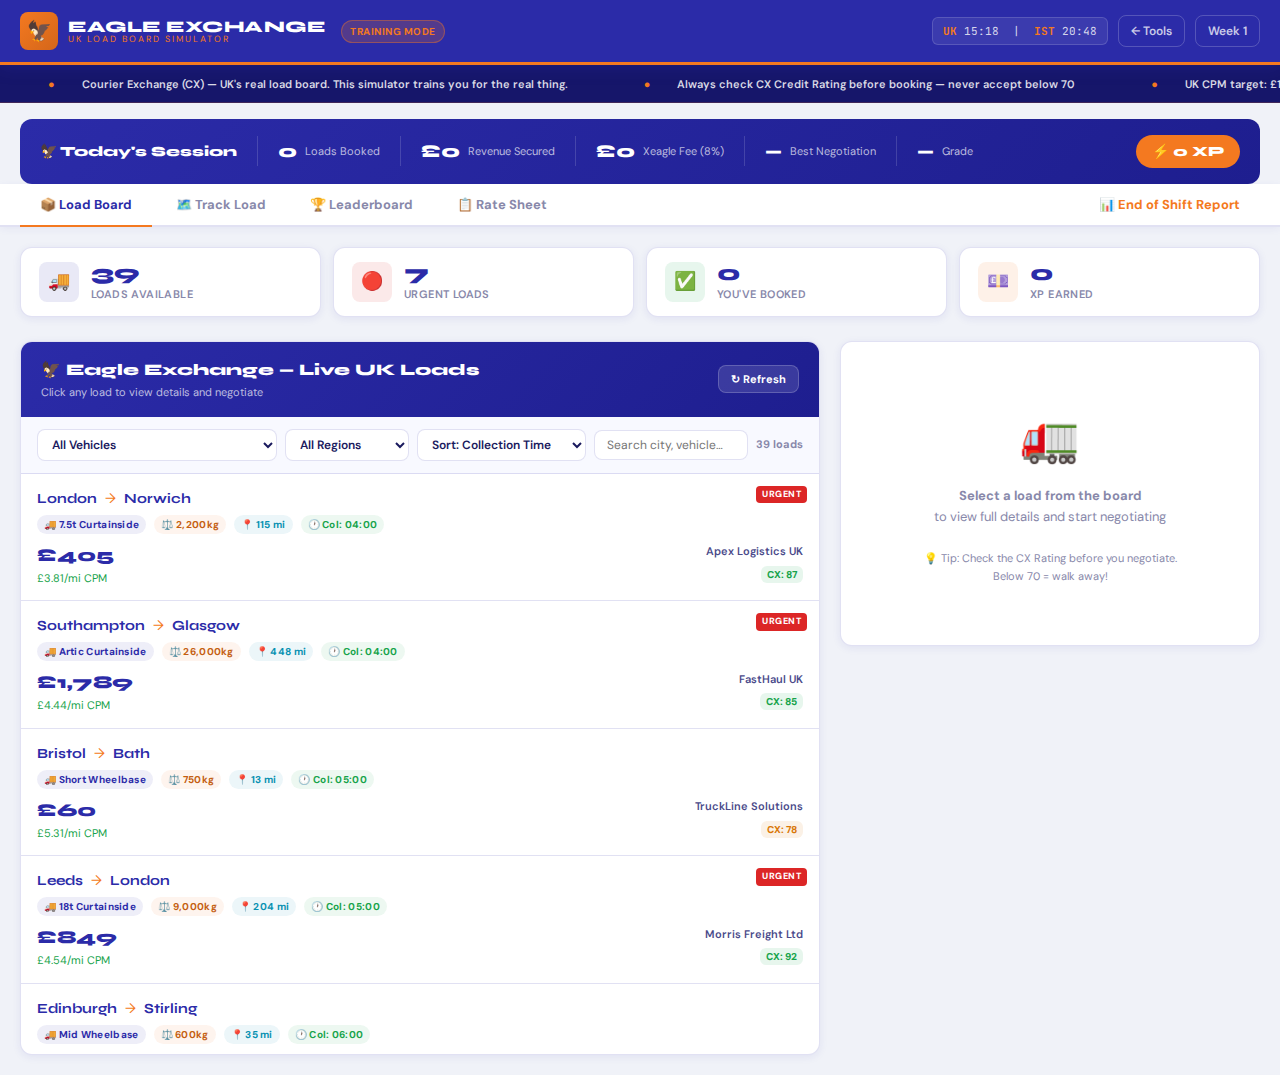
<file: eagle-exchange.html>
<!DOCTYPE html>
<html lang="en">
<head>
<meta charset="UTF-8"/>
<meta name="viewport" content="width=device-width, initial-scale=1.0"/>
<title>Eagle Exchange — UK Load Board Simulator | Eagle Academy</title>
<link rel="stylesheet" href="assets/style.css"/>
<link href="https://fonts.googleapis.com/css2?family=Syne:wght@400;600;700;800&family=DM+Sans:wght@300;400;500;600&family=JetBrains+Mono:wght@400;600&display=swap" rel="stylesheet"/>
<style>
/* ═══════════════════════════════════════════════════════
   EAGLE EXCHANGE — UK Load Board Simulator
   Light classroom theme, Eagle Academy branding
═══════════════════════════════════════════════════════ */
:root {
  --navy:    #2B2BA8;
  --navy2:   #1e1e8f;
  --navy3:   #16166a;
  --orange:  #F47920;
  --orange2: #f79240;
  --og-dk:   #d4661a;
  --bg:      #f0f2f8;
  --surface: #ffffff;
  --surf2:   #f8f9ff;
  --text:    #1a1a5e;
  --text2:   #4a4a8a;
  --text3:   #8888aa;
  --border:  rgba(43,43,168,0.14);
  --green:   #16a34a;
  --green-bg:rgba(22,163,74,0.10);
  --red:     #dc2626;
  --red-bg:  rgba(220,38,38,0.10);
  --amber:   #d97706;
  --amber-bg:rgba(217,119,6,0.10);
  --sh-sm:   0 2px 8px rgba(43,43,168,0.08);
  --sh:      0 4px 20px rgba(43,43,168,0.12);
  --sh-lg:   0 8px 40px rgba(43,43,168,0.18);
  --r:       12px;
  --r-sm:    8px;
}
*,*::before,*::after{box-sizing:border-box;margin:0;padding:0}
html,body{background:var(--bg);color:var(--text);font-family:'DM Sans',sans-serif;font-size:15px;line-height:1.5;min-height:100vh}

/* HEADER */
.ex-header{background:var(--navy);border-bottom:3px solid var(--orange);position:sticky;top:0;z-index:300;box-shadow:0 2px 16px rgba(43,43,168,0.3)}
.ex-header-inner{max-width:1400px;margin:0 auto;padding:0 20px;height:62px;display:flex;align-items:center;gap:16px}
.ex-logo{display:flex;align-items:center;gap:10px;text-decoration:none;flex-shrink:0}
.ex-logo-icon{width:38px;height:38px;background:linear-gradient(135deg,var(--orange),var(--og-dk));border-radius:8px;display:flex;align-items:center;justify-content:center;font-size:20px}
.ex-logo-text{line-height:1}
.ex-logo-text .name{font-family:'Syne',sans-serif;font-weight:800;font-size:16px;color:#fff;letter-spacing:.5px}
.ex-logo-text .sub{font-size:9px;color:var(--orange);letter-spacing:2px;text-transform:uppercase}
.ex-badge{background:rgba(244,121,32,0.2);border:1px solid rgba(244,121,32,0.4);color:var(--orange);font-size:10px;font-weight:700;padding:3px 8px;border-radius:20px;letter-spacing:.5px}
.ex-nav-back{margin-left:auto;display:flex;align-items:center;gap:10px}
.ex-nav-back a{color:rgba(255,255,255,0.75);font-size:12px;font-weight:600;text-decoration:none;padding:6px 12px;border-radius:var(--r-sm);border:1px solid rgba(255,255,255,0.2);transition:all .2s}
.ex-nav-back a:hover{color:#fff;background:rgba(255,255,255,0.1)}
.live-clock{font-family:'JetBrains Mono',monospace;font-size:11px;color:rgba(255,255,255,0.8);background:rgba(255,255,255,0.08);padding:5px 10px;border-radius:6px;border:1px solid rgba(255,255,255,0.15)}
.live-clock .uk-label{color:var(--orange);font-weight:700}

/* TICKER */
.ex-ticker{background:var(--navy3);border-bottom:1px solid rgba(244,121,32,0.2);overflow:hidden;white-space:nowrap;padding:7px 0}
.ex-ticker-inner{display:inline-block;animation:ticker 45s linear infinite}
.ex-ticker span{display:inline-block;padding:0 24px;font-size:11px;font-weight:600;color:rgba(255,255,255,0.85)}
.ex-ticker .dot{color:var(--orange)}
@keyframes ticker{0%{transform:translateX(0)}100%{transform:translateX(-50%)}}

/* LAYOUT */
.ex-wrap{max-width:1400px;margin:0 auto;padding:20px;display:grid;grid-template-columns:1fr 420px;gap:20px;align-items:start}
@media(max-width:1100px){.ex-wrap{grid-template-columns:1fr}}

/* STATS BAR */
.stats-bar{grid-column:1/-1;display:grid;grid-template-columns:repeat(4,1fr);gap:12px;margin-bottom:4px}
.stat-card{background:var(--surface);border:1px solid var(--border);border-radius:var(--r);padding:14px 18px;display:flex;align-items:center;gap:12px;box-shadow:var(--sh-sm)}
.stat-icon{width:40px;height:40px;border-radius:var(--r-sm);display:flex;align-items:center;justify-content:center;font-size:18px;flex-shrink:0}
.stat-val{font-family:'Syne',sans-serif;font-size:22px;font-weight:800;color:var(--navy);line-height:1}
.stat-lbl{font-size:11px;color:var(--text3);font-weight:600;text-transform:uppercase;letter-spacing:.4px;margin-top:2px}

/* LEFT — LOAD BOARD */
.board-panel{background:var(--surface);border:1px solid var(--border);border-radius:var(--r);box-shadow:var(--sh-sm);overflow:hidden}
.board-header{background:linear-gradient(135deg,var(--navy),var(--navy2));padding:16px 20px;display:flex;align-items:center;justify-content:space-between;gap:12px}
.board-title{font-family:'Syne',sans-serif;font-weight:800;font-size:16px;color:#fff}
.board-subtitle{font-size:11px;color:rgba(255,255,255,0.7);margin-top:2px}
.board-refresh{background:rgba(255,255,255,0.12);border:1px solid rgba(255,255,255,0.2);color:#fff;padding:6px 12px;border-radius:var(--r-sm);font-size:11px;font-weight:700;cursor:pointer;transition:all .2s;font-family:'DM Sans',sans-serif}
.board-refresh:hover{background:rgba(244,121,32,0.3);border-color:var(--orange)}

/* FILTERS */
.board-filters{padding:12px 16px;background:var(--surf2);border-bottom:1px solid var(--border);display:flex;gap:8px;flex-wrap:wrap;align-items:center}
.filter-select{background:#fff;border:1px solid var(--border);border-radius:var(--r-sm);padding:6px 10px;font-size:12px;font-weight:600;color:var(--text);cursor:pointer;font-family:'DM Sans',sans-serif;outline:none;max-width:240px}
.filter-select:focus{border-color:var(--navy)}
.filter-search{flex:1;min-width:120px;background:#fff;border:1px solid var(--border);border-radius:var(--r-sm);padding:6px 12px;font-size:12px;color:var(--text);font-family:'DM Sans',sans-serif;outline:none}
.filter-search:focus{border-color:var(--navy)}
.filter-count{margin-left:auto;font-size:11px;font-weight:700;color:var(--text3)}

/* LOAD LIST */
.load-list{max-height:580px;overflow-y:auto;scrollbar-width:thin;scrollbar-color:var(--navy) var(--surf2)}
.load-list::-webkit-scrollbar{width:4px}
.load-list::-webkit-scrollbar-thumb{background:var(--navy);border-radius:2px}
.load-item{padding:14px 16px;border-bottom:1px solid var(--border);cursor:pointer;transition:all .18s;position:relative}
.load-item:hover{background:rgba(43,43,168,0.04)}
.load-item.selected{background:rgba(244,121,32,0.06);border-left:3px solid var(--orange)}
.load-item.booked{opacity:0.5;cursor:not-allowed}
.load-item.urgent::before{content:'URGENT';position:absolute;top:12px;right:12px;background:var(--red);color:#fff;font-size:9px;font-weight:800;padding:2px 6px;border-radius:4px;letter-spacing:.5px;animation:urgentPulse 1.5s ease-in-out infinite}
@keyframes urgentPulse{0%,100%{opacity:1}50%{opacity:0.6}}
.load-route{display:flex;align-items:center;gap:8px;margin-bottom:6px}
.load-city{font-family:'Syne',sans-serif;font-weight:700;font-size:14px;color:var(--navy)}
.load-arrow{color:var(--orange);font-size:14px}
.load-meta{display:flex;gap:8px;flex-wrap:wrap;margin-bottom:8px}
.load-tag{font-size:10px;font-weight:700;padding:2px 7px;border-radius:10px;letter-spacing:.3px}
.lt-vehicle{background:rgba(43,43,168,0.08);color:var(--navy)}
.lt-weight{background:rgba(244,121,32,0.08);color:#c45e10}
.lt-distance{background:rgba(8,145,178,0.08);color:#0891b2}
.lt-collection{background:rgba(22,163,74,0.08);color:var(--green)}
.load-bottom{display:flex;align-items:center;justify-content:space-between}
.load-rate{font-family:'Syne',sans-serif;font-weight:800;font-size:18px;color:var(--navy)}
.load-cpm{font-size:11px;color:var(--text3);margin-top:1px}
.load-broker{display:flex;align-items:center;gap:6px}
.broker-name{font-size:11px;font-weight:600;color:var(--text2)}
.cx-score{font-size:10px;font-weight:800;padding:2px 6px;border-radius:6px}
.cx-green{background:var(--green-bg);color:var(--green)}
.cx-amber{background:var(--amber-bg);color:var(--amber)}
.cx-red{background:var(--red-bg);color:var(--red)}
.load-booked-badge{position:absolute;top:14px;right:12px;background:var(--green-bg);color:var(--green);font-size:10px;font-weight:800;padding:3px 8px;border-radius:6px}

/* RIGHT — DETAIL PANEL */
.detail-panel{background:var(--surface);border:1px solid var(--border);border-radius:var(--r);box-shadow:var(--sh-sm);position:sticky;top:82px}
.detail-empty{padding:60px 20px;text-align:center;color:var(--text3)}
.detail-empty .big-icon{font-size:48px;margin-bottom:12px}
.detail-empty p{font-size:13px;line-height:1.6}
.detail-header{background:linear-gradient(135deg,var(--navy),var(--navy2));padding:18px 20px;border-radius:var(--r) var(--r) 0 0}
.detail-route{display:flex;align-items:center;gap:10px;margin-bottom:8px}
.detail-city{font-family:'Syne',sans-serif;font-weight:800;font-size:18px;color:#fff}
.detail-arrow{color:var(--orange);font-size:20px}
.detail-rate-big{font-family:'Syne',sans-serif;font-size:32px;font-weight:800;color:#fff;line-height:1}
.detail-cpm-big{font-size:12px;color:rgba(255,255,255,0.7);margin-top:2px}
.detail-urgency{display:inline-block;background:var(--red);color:#fff;font-size:10px;font-weight:800;padding:3px 8px;border-radius:4px;margin-top:8px;animation:urgentPulse 1.5s ease-in-out infinite}
.detail-body{padding:18px 20px}
.detail-section{margin-bottom:16px}
.detail-section-title{font-size:10px;font-weight:800;text-transform:uppercase;letter-spacing:.8px;color:var(--text3);margin-bottom:8px}
.detail-grid{display:grid;grid-template-columns:1fr 1fr;gap:8px}
.detail-field{background:var(--surf2);border:1px solid var(--border);border-radius:var(--r-sm);padding:10px 12px}
.detail-field-label{font-size:10px;color:var(--text3);font-weight:600;text-transform:uppercase;letter-spacing:.4px}
.detail-field-value{font-size:13px;font-weight:700;color:var(--text);margin-top:2px}
.broker-card{background:var(--surf2);border:1px solid var(--border);border-radius:var(--r-sm);padding:12px;display:flex;align-items:center;justify-content:space-between}
.broker-info .bname{font-weight:700;font-size:13px;color:var(--text)}
.broker-info .bloc{font-size:11px;color:var(--text3)}
.cx-score-big{font-size:16px;font-weight:800;padding:4px 10px;border-radius:8px}
.broker-warning{background:var(--red-bg);border:1px solid rgba(220,38,38,0.2);border-radius:var(--r-sm);padding:10px 12px;font-size:12px;color:var(--red);font-weight:600;margin-top:8px}
.broker-good{background:var(--green-bg);border:1px solid rgba(22,163,74,0.2);border-radius:var(--r-sm);padding:10px 12px;font-size:12px;color:var(--green);font-weight:600;margin-top:8px}

/* NEGOTIATION */
.nego-panel{border-top:2px solid var(--border);padding:16px 20px;background:var(--surf2)}
.nego-title{font-family:'Syne',sans-serif;font-weight:800;font-size:13px;color:var(--navy);margin-bottom:4px}
.nego-sub{font-size:11px;color:var(--text3);margin-bottom:12px}
.nego-offer{background:#fff;border:1px solid var(--border);border-radius:var(--r-sm);padding:12px;margin-bottom:10px}
.nego-offer-label{font-size:10px;font-weight:700;text-transform:uppercase;letter-spacing:.5px;color:var(--text3);margin-bottom:4px}
.nego-offer-amount{font-family:'Syne',sans-serif;font-size:22px;font-weight:800;color:var(--navy)}
.nego-input-row{display:flex;gap:8px;margin-bottom:8px}
.nego-input{flex:1;background:#fff;border:2px solid var(--border);border-radius:var(--r-sm);padding:10px 12px;font-size:15px;font-weight:700;color:var(--navy);font-family:'JetBrains Mono',monospace;outline:none}
.nego-input:focus{border-color:var(--orange)}
.nego-btn{background:linear-gradient(135deg,var(--orange),var(--og-dk));color:#fff;border:none;border-radius:var(--r-sm);padding:10px 16px;font-size:13px;font-weight:700;cursor:pointer;font-family:'DM Sans',sans-serif;white-space:nowrap;transition:all .2s}
.nego-btn:hover{filter:brightness(1.08);transform:translateY(-1px)}
.nego-btn:disabled{opacity:0.5;cursor:not-allowed;transform:none}
.nego-rounds{font-size:11px;color:var(--text3);text-align:center;margin-bottom:10px}
.nego-history{max-height:140px;overflow-y:auto;display:flex;flex-direction:column;gap:6px;margin-bottom:10px}
.nego-msg{padding:8px 12px;border-radius:var(--r-sm);font-size:12px;font-weight:600;line-height:1.4}
.nego-msg.dispatcher{background:rgba(43,43,168,0.08);color:var(--navy);text-align:right}
.nego-msg.broker{background:rgba(244,121,32,0.08);color:#c45e10;border-left:3px solid var(--orange)}
.nego-msg.system{background:var(--surf2);color:var(--text3);text-align:center;font-style:italic}
.nego-result{padding:12px;border-radius:var(--r-sm);font-size:13px;font-weight:700;margin-bottom:10px;text-align:center}
.nego-result.win{background:var(--green-bg);color:var(--green);border:1px solid rgba(22,163,74,0.3)}
.nego-result.lose{background:var(--red-bg);color:var(--red);border:1px solid rgba(220,38,38,0.3)}
.nego-result.partial{background:var(--amber-bg);color:var(--amber);border:1px solid rgba(217,119,6,0.3)}
.book-btn{width:100%;background:linear-gradient(135deg,var(--green),#15803d);color:#fff;border:none;border-radius:var(--r-sm);padding:13px;font-size:14px;font-weight:800;cursor:pointer;font-family:'Syne',sans-serif;letter-spacing:.3px;transition:all .2s;display:none}
.book-btn:hover{filter:brightness(1.08);transform:translateY(-1px)}
.book-btn.show{display:block}

/* BOOKING MODAL */
.modal-overlay{position:fixed;inset:0;background:rgba(26,26,94,0.5);backdrop-filter:blur(4px);z-index:500;display:none;align-items:center;justify-content:center;padding:20px}
.modal-overlay.show{display:flex}
.modal{background:var(--surface);border-radius:16px;width:100%;max-width:560px;max-height:90vh;overflow-y:auto;box-shadow:var(--sh-lg)}
.modal-header{background:linear-gradient(135deg,var(--navy),var(--navy2));padding:20px 24px;border-radius:16px 16px 0 0;display:flex;align-items:center;justify-content:space-between}
.modal-title{font-family:'Syne',sans-serif;font-weight:800;font-size:17px;color:#fff}
.modal-close{background:rgba(255,255,255,0.15);border:none;color:#fff;width:30px;height:30px;border-radius:50%;cursor:pointer;font-size:16px;display:flex;align-items:center;justify-content:center}
.modal-body{padding:24px}
.modal-section{margin-bottom:20px}
.modal-section-title{font-size:11px;font-weight:800;text-transform:uppercase;letter-spacing:.8px;color:var(--text3);margin-bottom:10px;padding-bottom:6px;border-bottom:1px solid var(--border)}
.form-row{display:grid;grid-template-columns:1fr 1fr;gap:10px;margin-bottom:10px}
.form-group{margin-bottom:10px}
.form-label{font-size:11px;font-weight:700;color:var(--text2);margin-bottom:4px;display:block}
.form-input{width:100%;background:var(--surf2);border:1.5px solid var(--border);border-radius:var(--r-sm);padding:9px 12px;font-size:13px;color:var(--text);font-family:'DM Sans',sans-serif;outline:none;transition:border-color .2s}
.form-input:focus{border-color:var(--navy)}
.driver-select{display:grid;grid-template-columns:1fr 1fr;gap:8px;margin-bottom:10px}
.driver-option{padding:10px;border:2px solid var(--border);border-radius:var(--r-sm);cursor:pointer;transition:all .2s;background:#fff}
.driver-option:hover{border-color:var(--navy);background:rgba(43,43,168,0.04)}
.driver-option.selected{border-color:var(--orange);background:rgba(244,121,32,0.06)}
.driver-name{font-weight:700;font-size:13px;color:var(--text)}
.driver-vehicle{font-size:11px;color:var(--text3)}
.driver-location{font-size:10px;color:var(--text3);margin-top:2px}
.modal-footer{padding:16px 24px;border-top:1px solid var(--border);display:flex;gap:10px;justify-content:flex-end}
.btn-cancel{background:transparent;border:1.5px solid var(--border);color:var(--text2);padding:10px 20px;border-radius:var(--r-sm);cursor:pointer;font-size:13px;font-weight:600;font-family:'DM Sans',sans-serif}
.btn-confirm{background:linear-gradient(135deg,var(--green),#15803d);color:#fff;border:none;padding:10px 24px;border-radius:var(--r-sm);cursor:pointer;font-size:13px;font-weight:800;font-family:'Syne',sans-serif}

/* CONSIGNMENT NOTE MODAL */
.cn-modal{max-width:680px}
.cn-header-branded{background:linear-gradient(135deg,var(--navy),var(--navy2));padding:24px;text-align:center;border-radius:16px 16px 0 0}
.cn-logo-text{font-family:'Syne',sans-serif;font-weight:800;font-size:22px;color:#fff;letter-spacing:1px}
.cn-doc-title{font-size:13px;color:rgba(255,255,255,0.8);letter-spacing:3px;text-transform:uppercase;margin-top:4px}
.cn-ref{background:var(--orange);color:#fff;display:inline-block;padding:4px 12px;border-radius:6px;font-family:'JetBrains Mono',monospace;font-size:12px;font-weight:700;margin-top:8px}
.cn-body{padding:24px}
.cn-grid{display:grid;grid-template-columns:1fr 1fr;gap:0;border:1px solid rgba(43,43,168,0.2);border-radius:var(--r-sm);overflow:hidden;margin-bottom:16px}
.cn-field{padding:10px 14px;border-bottom:1px solid rgba(43,43,168,0.1)}
.cn-field:nth-child(odd){border-right:1px solid rgba(43,43,168,0.1)}
.cn-field-label{font-size:9px;font-weight:800;text-transform:uppercase;letter-spacing:.6px;color:var(--text3);margin-bottom:3px}
.cn-field-value{font-size:13px;font-weight:600;color:var(--text)}
.cn-full{grid-column:1/-1}
.cn-stamp{display:flex;gap:16px;justify-content:space-between;margin-top:16px}
.cn-stamp-box{flex:1;border:2px solid var(--border);border-radius:var(--r-sm);padding:16px;text-align:center}
.cn-stamp-label{font-size:10px;font-weight:700;text-transform:uppercase;letter-spacing:.5px;color:var(--text3);margin-bottom:24px}
.cn-stamp-line{border-top:1px solid var(--border);margin-top:8px;padding-top:6px;font-size:10px;color:var(--text3)}
.cn-footer{background:var(--surf2);border-top:1px solid var(--border);padding:14px 24px;display:flex;gap:10px;justify-content:flex-end;border-radius:0 0 16px 16px}
.btn-print{background:linear-gradient(135deg,var(--navy),var(--navy2));color:#fff;border:none;padding:10px 20px;border-radius:var(--r-sm);cursor:pointer;font-size:13px;font-weight:700;font-family:'DM Sans',sans-serif}
.btn-new{background:linear-gradient(135deg,var(--orange),var(--og-dk));color:#fff;border:none;padding:10px 20px;border-radius:var(--r-sm);cursor:pointer;font-size:13px;font-weight:700;font-family:'DM Sans',sans-serif}

/* SCORE TOAST */
.score-toast{position:fixed;bottom:24px;left:50%;transform:translateX(-50%);background:var(--surface);border:1px solid var(--border);border-radius:var(--r);padding:14px 24px;box-shadow:var(--sh-lg);z-index:600;display:none;align-items:center;gap:12px;min-width:300px}
.score-toast.show{display:flex;animation:slideUp .3s ease}
@keyframes slideUp{from{transform:translateX(-50%) translateY(20px);opacity:0}to{transform:translateX(-50%) translateY(0);opacity:1}}
.score-emoji{font-size:24px}
.score-text .score-title{font-family:'Syne',sans-serif;font-weight:800;font-size:14px;color:var(--navy)}
.score-text .score-xp{font-size:12px;color:var(--orange);font-weight:700}

/* EMPTY STATE */
.no-loads{padding:40px;text-align:center;color:var(--text3);font-size:13px}

/* SESSION STATS */
.session-bar{grid-column:1/-1;background:linear-gradient(135deg,var(--navy),var(--navy2));border-radius:var(--r);padding:16px 20px;display:flex;align-items:center;gap:20px;flex-wrap:wrap}
.session-bar .s-title{font-family:'Syne',sans-serif;font-weight:800;font-size:14px;color:#fff;flex-shrink:0}
.session-stat{display:flex;align-items:center;gap:8px}
.session-stat .sv{font-family:'Syne',sans-serif;font-weight:800;font-size:18px;color:#fff}
.session-stat .sl{font-size:11px;color:rgba(255,255,255,0.7)}
.session-sep{width:1px;height:30px;background:rgba(255,255,255,0.15)}
.xp-pill{margin-left:auto;background:var(--orange);color:#fff;font-family:'Syne',sans-serif;font-weight:800;font-size:14px;padding:6px 16px;border-radius:20px}
</style>
</head>
<body>

<!-- HEADER -->
<header class="ex-header">
  <div class="ex-header-inner">
    <a href="index.html" class="ex-logo">
      <div class="ex-logo-icon">🦅</div>
      <div class="ex-logo-text">
        <div class="name">EAGLE EXCHANGE</div>
        <div class="sub">UK Load Board Simulator</div>
      </div>
    </a>
    <span class="ex-badge">TRAINING MODE</span>
    <div class="ex-nav-back">
      <div class="live-clock">
        <span class="uk-label">UK </span><span id="uk-time">--:--</span>
        &nbsp;|&nbsp;
        <span class="uk-label">IST </span><span id="ist-time">--:--</span>
      </div>
      <a href="tools.html">← Tools</a>
      <a href="week1.html">Week 1</a>
    </div>
  </div>
</header>

<!-- TICKER -->
<div class="ex-ticker">
  <div class="ex-ticker-inner">
    <span><span class="dot">●</span> Courier Exchange (CX) — UK's real load board. This simulator trains you for the real thing.</span>
    <span><span class="dot">●</span> Always check CX Credit Rating before booking — never accept below 70</span>
    <span><span class="dot">●</span> UK CPM target: £1.80–£3.00 per mile depending on vehicle type</span>
    <span><span class="dot">●</span> O-Licence check: vehicle-operator-licensing.service.gov.uk — verify every new carrier</span>
    <span><span class="dot">●</span> UK business hours: 09:00–17:30 GMT = 14:30–23:00 IST — your Xeagle shift</span>
    <span><span class="dot">●</span> Courier Exchange (CX) — UK's real load board. This simulator trains you for the real thing.</span>
    <span><span class="dot">●</span> Always check CX Credit Rating before booking — never accept below 70</span>
    <span><span class="dot">●</span> UK CPM target: £1.80–£3.00 per mile depending on vehicle type</span>
    <span><span class="dot">●</span> O-Licence check: vehicle-operator-licensing.service.gov.uk — verify every new carrier</span>
    <span><span class="dot">●</span> UK business hours: 09:00–17:30 GMT = 14:30–23:00 IST — your Xeagle shift</span>
  </div>
</div>

<div style="max-width:1400px;margin:0 auto;padding:16px 20px 0">
  <!-- SESSION STATS BAR -->
  <div class="session-bar" id="session-bar">
    <span class="s-title">🦅 Today's Session</span>
    <div class="session-sep"></div>
    <div class="session-stat"><span class="sv" id="s-booked">0</span><span class="sl">Loads Booked</span></div>
    <div class="session-sep"></div>
    <div class="session-stat"><span class="sv" id="s-revenue">£0</span><span class="sl">Revenue Secured</span></div>
    <div class="session-sep"></div>
    <div class="session-stat"><span class="sv" id="s-fee">£0</span><span class="sl">Xeagle Fee (8%)</span></div>
    <div class="session-sep"></div>
    <div class="session-stat"><span class="sv" id="s-best">—</span><span class="sl">Best Negotiation</span></div>
    <div class="session-sep"></div>
    <div class="session-stat"><span class="sv" id="s-grade">—</span><span class="sl">Grade</span></div>
    <div class="xp-pill">⚡ <span id="s-xp">0</span> XP</div>
  </div>
</div>

<!-- TAB BAR — directly in HTML, no JS injection needed -->
<div class="ex-tabs" id="main-tabs">
  <button class="ex-tab active" id="tab-btn-loadboard" onclick="switchTab('loadboard',this)">📦 Load Board</button>
  <button class="ex-tab" id="tab-btn-tracking" onclick="switchTab('tracking',this)">🗺️ Track Load <span class="ex-tab-badge" id="tracking-badge" style="display:none">LIVE</span></button>
  <button class="ex-tab" id="tab-btn-leaderboard" onclick="switchTab('leaderboard',this)">🏆 Leaderboard</button>
  <button class="ex-tab" id="tab-btn-ratebook" onclick="switchTab('ratebook',this)">📋 Rate Sheet</button>
  <button class="ex-tab" onclick="showShiftReport()" style="margin-left:auto;color:var(--orange);border-bottom-color:transparent">📊 End of Shift Report</button>
</div>

<!-- ══ TAB: LOAD BOARD ══ -->
<div class="tab-panel active" id="tab-loadboard" style="padding:0">
<!-- MAIN LAYOUT -->
<div class="ex-wrap">
  <!-- STATS CARDS -->
  <div class="stats-bar">
    <div class="stat-card">
      <div class="stat-icon" style="background:rgba(43,43,168,0.10)">🚚</div>
      <div><div class="stat-val" id="st-available">39</div><div class="stat-lbl">Loads Available</div></div>
    </div>
    <div class="stat-card">
      <div class="stat-icon" style="background:rgba(220,38,38,0.10)">🔴</div>
      <div><div class="stat-val" id="st-urgent">7</div><div class="stat-lbl">Urgent Loads</div></div>
    </div>
    <div class="stat-card">
      <div class="stat-icon" style="background:rgba(22,163,74,0.10)">✅</div>
      <div><div class="stat-val" id="st-booked">0</div><div class="stat-lbl">You've Booked</div></div>
    </div>
    <div class="stat-card">
      <div class="stat-icon" style="background:rgba(244,121,32,0.10)">💷</div>
      <div><div class="stat-val" id="st-xp">0</div><div class="stat-lbl">XP Earned</div></div>
    </div>
  </div>

  <!-- LOAD BOARD -->
  <div class="board-panel">
    <div class="board-header">
      <div>
        <div class="board-title">🦅 Eagle Exchange — Live UK Loads</div>
        <div class="board-subtitle">Click any load to view details and negotiate</div>
      </div>
      <button class="board-refresh" onclick="refreshLoads()">↻ Refresh</button>
    </div>
    <div class="board-filters">
      <select class="filter-select" id="filter-vehicle" onchange="applyFilters()">
        <option value="">All Vehicles</option>
        <option value="Small Van">Small Van (450kg · 1 pallet)</option>
        <option value="Short Wheelbase">Short Wheelbase (900kg · 1 pallet)</option>
        <option value="Mid Wheelbase">Mid Wheelbase (700kg · 2 pallets)</option>
        <option value="Long Wheelbase">Long Wheelbase (1,250kg · 3 pallets)</option>
        <option value="Extra Long Wheelbase">Extra Long Wheelbase (1,000kg · 4 pallets)</option>
        <option value="Luton Curtainside">Luton Curtainside (1,000kg · 6 pallets)</option>
        <option value="Luton + Tail Lift">Luton + Tail Lift (1,000kg · 6 pallets)</option>
        <option value="7.5t Curtainside">7.5t Curtainside (2,500kg · 10 pallets)</option>
        <option value="7.5t + Tail Lift">7.5t + Tail Lift (2,500kg · 10 pallets)</option>
        <option value="12t Curtainside">12t Curtainside (5,850kg · 14 pallets)</option>
        <option value="18t Curtainside">18t Curtainside (9,500kg · 16 pallets)</option>
        <option value="26t Curtainside">26t Curtainside (15,000kg · 18 pallets)</option>
        <option value="Artic Curtainside">Artic Curtainside (26,000kg · 26 pallets)</option>
      </select>
      <select class="filter-select" id="filter-region" onchange="applyFilters()">
        <option value="">All Regions</option>
        <option value="London">London</option>
        <option value="Midlands">Midlands</option>
        <option value="North">North England</option>
        <option value="Scotland">Scotland</option>
        <option value="South West">South West</option>
        <option value="Wales">Wales</option>
      </select>
      <select class="filter-select" id="filter-sort" onchange="applyFilters()">
        <option value="time">Sort: Collection Time</option>
        <option value="rate-high">Sort: Rate (High→Low)</option>
        <option value="rate-low">Sort: Rate (Low→High)</option>
        <option value="cpm">Sort: CPM (Best)</option>
        <option value="distance">Sort: Distance</option>
      </select>
      <input class="filter-search" id="filter-search" placeholder="Search city, vehicle…" oninput="applyFilters()"/>
      <span class="filter-count" id="filter-count">39 loads</span>
    </div>
    <div class="load-list" id="load-list"></div>
  </div>

  <!-- DETAIL PANEL -->
  <div class="detail-panel" id="detail-panel">
    <div class="detail-empty" id="detail-empty">
      <div class="big-icon">🚛</div>
      <p><strong>Select a load from the board</strong><br/>to view full details and start negotiating</p>
      <br/>
      <p style="font-size:11px;color:var(--text3)">💡 Tip: Check the CX Rating before you negotiate.<br/>Below 70 = walk away!</p>
    </div>
    <div id="detail-content" style="display:none"></div>
  </div>
</div>
</div><!-- end tab-loadboard -->

<!-- ══ TAB: TRACKING ══ -->
<div class="tab-panel" id="tab-tracking">
  <div class="tracking-wrap" id="tracking-content">
    <div class="no-tracking">
      <div class="big">🗺️</div>
      <p><strong>No load being tracked yet</strong><br/>Book a load first, then click<br/>"🗺️ Track This Load" on the consignment note.</p>
    </div>
  </div>
</div>

<!-- ══ TAB: LEADERBOARD ══ -->
<div class="tab-panel" id="tab-leaderboard">
  <div class="lb-wrap">
    <div class="lb-panel">
      <div class="lb-header">
        <div><div class="lb-title">🏆 Eagle Exchange Leaderboard</div><div class="lb-sub">Top dispatchers in your classroom today</div></div>
        <button class="lb-reset" onclick="clearLeaderboard()">Reset Board</button>
      </div>
      <div class="lb-body" id="lb-body"><div class="lb-empty">No scores yet — book loads and earn XP to appear here!</div></div>
    </div>
    <div>
      <div class="join-panel" style="margin-bottom:16px">
        <div class="join-title">📝 Join the Leaderboard</div>
        <div class="join-sub">Enter your name to save your score and compete with classmates</div>
        <input class="join-input" id="lb-name-input" placeholder="Your name (e.g. Priya Sharma)" maxlength="30"/>
        <button class="join-btn" onclick="submitToLeaderboard()">🦅 Submit My Score</button>
        <div class="my-score-card" id="my-score-card">
          <div class="my-score-name" id="my-score-name"></div>
          <div class="my-score-stats">
            <div class="my-stat"><div class="mv" id="my-xp">0</div><div class="ml">XP</div></div>
            <div class="my-stat"><div class="mv" id="my-loads">0</div><div class="ml">Loads</div></div>
            <div class="my-stat"><div class="mv" id="my-revenue">£0</div><div class="ml">Revenue</div></div>
            <div class="my-stat"><div class="mv" id="my-grade">—</div><div class="ml">Grade</div></div>
          </div>
        </div>
        <div class="tips-box">
          <div class="tips-title">💡 How to earn more XP</div>
          <div class="tip-item"><span>⚡</span><span>Negotiate above offered rate: +80–120 XP</span></div>
          <div class="tip-item"><span>📋</span><span>Book a load: +50 XP per booking</span></div>
          <div class="tip-item"><span>🚨</span><span>Handle incident correctly: +40 XP</span></div>
          <div class="tip-item"><span>✅</span><span>Complete check-call: +20 XP</span></div>
          <div class="tip-item"><span>📦</span><span>Book urgent load: +25 bonus XP</span></div>
        </div>
      </div>
    </div>
  </div>
</div>

<!-- ══ TAB: RATE SHEET ══ -->
<div class="tab-panel" id="tab-ratebook">
  <div id="ratebook-content"></div>
</div>

<!-- BOOKING MODAL -->
<div class="modal-overlay" id="booking-modal">
  <div class="modal">
    <div class="modal-header">
      <span class="modal-title">📋 Book This Load</span>
      <button class="modal-close" onclick="closeModal('booking-modal')">✕</button>
    </div>
    <div class="modal-body">
      <div class="modal-section">
        <div class="modal-section-title">Load Details</div>
        <div id="modal-load-summary" style="background:var(--surf2);border:1px solid var(--border);border-radius:var(--r-sm);padding:12px;font-size:13px;color:var(--text);font-weight:600"></div>
      </div>
      <div class="modal-section">
        <div class="modal-section-title">Select Driver</div>
        <div class="driver-select" id="driver-select">
          <!-- populated by JS -->
        </div>
      </div>
      <div class="modal-section">
        <div class="modal-section-title">Collection Details</div>
        <div class="form-row">
          <div class="form-group">
            <label class="form-label">Collection Address</label>
            <input class="form-input" id="f-collection" placeholder="e.g. Unit 4, Birmingham Business Park"/>
          </div>
          <div class="form-group">
            <label class="form-label">Collection Contact</label>
            <input class="form-input" id="f-col-contact" placeholder="e.g. Dave — 07700 900123"/>
          </div>
        </div>
        <div class="form-row">
          <div class="form-group">
            <label class="form-label">Delivery Address</label>
            <input class="form-input" id="f-delivery" placeholder="e.g. Glasgow Distribution Centre"/>
          </div>
          <div class="form-group">
            <label class="form-label">Delivery Contact</label>
            <input class="form-input" id="f-del-contact" placeholder="e.g. Sandra — 07700 900456"/>
          </div>
        </div>
        <div class="form-group">
          <label class="form-label">Special Instructions</label>
          <input class="form-input" id="f-instructions" placeholder="e.g. Tail-lift required, call 30 mins before arrival"/>
        </div>
      </div>
    </div>
    <div class="modal-footer">
      <button class="btn-cancel" onclick="closeModal('booking-modal')">Cancel</button>
      <button class="btn-confirm" onclick="confirmBooking()">✅ Confirm Booking & Generate Consignment Note</button>
    </div>
  </div>
</div>

<!-- CONSIGNMENT NOTE MODAL -->
<div class="modal-overlay" id="cn-modal">
  <div class="modal cn-modal">
    <div class="cn-header-branded">
      <div class="cn-logo-text">EAGLE EXCHANGE</div>
      <div class="cn-doc-title">UK Consignment Note</div>
      <div class="cn-ref" id="cn-ref">EX-000000</div>
    </div>
    <div class="cn-body" id="cn-body"><!-- populated by JS --></div>
    <div class="cn-footer">
      <button class="btn-cancel" onclick="closeModal('cn-modal')">Close</button>
      <button class="btn-print" onclick="printCN()">🖨️ Print Note</button>
      <button class="btn-new" onclick="closeModal('cn-modal');refreshLoads()">📦 Find Next Load</button>
    </div>
  </div>
</div>

<!-- SCORE TOAST -->
<div class="score-toast" id="score-toast">
  <div class="score-emoji" id="toast-emoji">🎉</div>
  <div class="score-text">
    <div class="score-title" id="toast-title">Great negotiation!</div>
    <div class="score-xp" id="toast-xp">+120 XP earned</div>
  </div>
</div>

<script>
// ═══════════════════════════════════════
//  EAGLE EXCHANGE — LOAD BOARD ENGINE
// ═══════════════════════════════════════

// LIVE CLOCK
function updateClock(){
  const now = new Date();
  // UK time (GMT, simplified)
  const ukOffset = 0; // GMT, adjust for BST in summer
  const uk = new Date(now.getTime() + (ukOffset * 60 - now.getTimezoneOffset()) * 60000);
  const ist = new Date(now.getTime() + (330 - now.getTimezoneOffset()) * 60000);
  const fmt = d => d.getHours().toString().padStart(2,'0') + ':' + d.getMinutes().toString().padStart(2,'0');
  document.getElementById('uk-time').textContent = fmt(uk);
  document.getElementById('ist-time').textContent = fmt(ist);
}
updateClock(); setInterval(updateClock, 1000);

// SESSION STATE
let session = {
  booked: 0, revenue: 0, xp: 0,
  negoWins: 0, bestRateAbove: 0
};

function updateSessionBar(){
  document.getElementById('s-booked').textContent = session.booked;
  document.getElementById('s-revenue').textContent = '£' + session.revenue.toLocaleString();
  document.getElementById('s-fee').textContent = '£' + Math.round(session.revenue * 0.08).toLocaleString();
  document.getElementById('s-best').textContent = session.bestRateAbove > 0 ? '+£' + session.bestRateAbove + ' above offer' : '—';
  document.getElementById('s-xp').textContent = session.xp;
  document.getElementById('st-booked').textContent = session.booked;
  document.getElementById('st-xp').textContent = session.xp;
  // Grade
  let grade = '—';
  if(session.booked >= 1) grade = 'Rookie 🟡';
  if(session.booked >= 3) grade = 'Dispatcher 🟢';
  if(session.booked >= 5 && session.negoWins >= 2) grade = 'Pro ⭐';
  if(session.booked >= 7 && session.negoWins >= 4) grade = 'Senior 🏆';
  document.getElementById('s-grade').textContent = grade;
}

// LOAD DATA
const BROKERS = [
  {name:'Morris Freight Ltd', location:'Manchester', cx:92, type:'green'},
  {name:'Apex Logistics UK', location:'Birmingham', cx:87, type:'green'},
  {name:'TruckLine Solutions', location:'Leeds', cx:78, type:'green'},
  {name:'Northern Roads Ltd', location:'Newcastle', cx:74, type:'amber'},
  {name:'FastHaul UK', location:'Bristol', cx:85, type:'green'},
  {name:'Premier Transport', location:'London', cx:91, type:'green'},
  {name:'MidEx Freight', location:'Coventry', cx:65, type:'red'},
  {name:'Scottish Haulage Co', location:'Glasgow', cx:82, type:'green'},
  {name:'Southern Logistics', location:'Southampton', cx:68, type:'red'},
  {name:'AtoB Freight', location:'Sheffield', cx:79, type:'green'},
  {name:'Coastal Carriers', location:'Felixstowe', cx:88, type:'green'},
  {name:'Trans-UK Ltd', location:'Nottingham', cx:71, type:'amber'},
];

// ═══════════════════════════════════════════════════════════
//  BAAZ SAMEDAY RATE SHEET — REAL RATES
//  Source: Baaz Sameday Ltd, 10 Hill Street, Cleckheaton BD19 3NP
// ═══════════════════════════════════════════════════════════
const VEHICLE_RATES = {
  'Small Van':              {capacity:'450kg',  pallets:1,  pallets_e:1,  min30:50,  min50:65,  pmLow:1.00, pmHigh:1.00, extraStop:10},
  'Short Wheelbase':        {capacity:'900kg',  pallets:1,  pallets_e:2,  min30:60,  min50:75,  pmLow:1.10, pmHigh:1.10, extraStop:10},
  'Mid Wheelbase':          {capacity:'700kg',  pallets:2,  pallets_e:2,  min30:65,  min50:80,  pmLow:1.20, pmHigh:1.20, extraStop:10},
  'Long Wheelbase':         {capacity:'1250kg', pallets:3,  pallets_e:3,  min30:70,  min50:85,  pmLow:1.30, pmHigh:1.30, extraStop:15},
  'Extra Long Wheelbase':   {capacity:'1000kg', pallets:4,  pallets_e:5,  min30:75,  min50:90,  pmLow:1.40, pmHigh:1.40, extraStop:15},
  'Luton Curtainside':      {capacity:'1000kg', pallets:6,  pallets_e:7,  min30:95,  min50:120, pmLow:1.60, pmHigh:1.60, extraStop:20},
  'Luton + Tail Lift':      {capacity:'1000kg', pallets:6,  pallets_e:7,  min30:100, min50:125, pmLow:1.75, pmHigh:1.75, extraStop:20},
  '7.5t Curtainside':       {capacity:'2500kg', pallets:10, pallets_e:12, min30:225, min50:275, pmLow:2.00, pmHigh:3.00, extraStop:30},
  '7.5t + Tail Lift':       {capacity:'2500kg', pallets:10, pallets_e:12, min30:250, min50:300, pmLow:2.25, pmHigh:3.25, extraStop:30},
  '12t Curtainside':        {capacity:'5850kg', pallets:14, pallets_e:16, min30:300, min50:350, pmLow:2.50, pmHigh:3.50, extraStop:40},
  '18t Curtainside':        {capacity:'9500kg', pallets:16, pallets_e:18, min30:350, min50:425, pmLow:2.75, pmHigh:3.75, extraStop:40},
  '26t Curtainside':        {capacity:'15000kg',pallets:18, pallets_e:20, min30:385, min50:450, pmLow:3.00, pmHigh:4.00, extraStop:40},
  'Artic Curtainside':      {capacity:'26000kg',pallets:26, pallets_e:30, min30:445, min50:495, pmLow:3.25, pmHigh:4.25, extraStop:60},
};

// Calculate min, market and target rates from real Baaz sheet
function calcRates(vehicle, miles){
  const r = VEHICLE_RATES[vehicle];
  if(!r) return {min:500, market:700, target:900};
  let minRate, marketRate, targetRate;
  if(miles <= 30){
    minRate = r.min30;
    marketRate = Math.round(r.min30 * 1.15);
    targetRate = Math.round(r.min30 * 1.30);
  } else if(miles <= 50){
    minRate = r.min50;
    marketRate = Math.round(r.min50 * 1.15);
    targetRate = Math.round(r.min50 * 1.25);
  } else {
    const extra = miles - 50;
    minRate = Math.round(r.min50 + extra * r.pmLow);
    marketRate = Math.round(r.min50 + extra * ((r.pmLow + r.pmHigh) / 2));
    targetRate = Math.round(r.min50 + extra * r.pmHigh);
  }
  return {min:minRate, market:marketRate, target:targetRate};
}

// Score 0-100: how well did student negotiate vs real rate sheet?
function calcNegoScore(vehicle, miles, negotiated){
  const {min, market, target} = calcRates(vehicle, miles);
  if(negotiated <= min) return {score:Math.max(0,Math.round((negotiated/min)*30)), band:'poor'};
  if(negotiated >= target) return {score:100, band:'excellent'};
  if(negotiated >= market){
    return {score:Math.round(60 + ((negotiated-market)/(target-market))*40), band:'good'};
  }
  return {score:Math.round(30 + ((negotiated-min)/(market-min))*30), band:'ok'};
}

// All loads — vehicles & rates from real Baaz Sameday sheet
const ALL_LOADS = [

  // ── SMALL VAN (450kg · 1 pallet) ──────────────────────────────────────
  {id:'EX001',from:'London',     fromRegion:'London',    to:'Oxford',       miles:60, vehicle:'Small Van',          weight:'450kg',   pallets:'1 std / 1 euro', goods:'Legal Documents',        col:'09:00',del:'11:30',urgent:true, broker:5, notes:'URGENT — court deadline. Documents must arrive by 11:30. Call on arrival.'},
  {id:'EX002',from:'Birmingham', fromRegion:'Midlands',  to:'Coventry',     miles:19, vehicle:'Small Van',          weight:'350kg',   pallets:'1 std / 1 euro', goods:'IT Equipment',           col:'10:00',del:'11:30',urgent:false,broker:0, notes:'Fragile — handle with care. Signature required on delivery.'},
  {id:'EX003',from:'Manchester', fromRegion:'North',     to:'Stockport',    miles:8,  vehicle:'Small Van',          weight:'200kg',   pallets:'1 std / 1 euro', goods:'Pharmacy Samples',       col:'11:00',del:'12:00',urgent:false,broker:2, notes:'Temperature sensitive. Do not leave in direct sunlight.'},

  // ── SHORT WHEELBASE (900kg · 1 pallet) ────────────────────────────────
  {id:'EX004',from:'Leeds',      fromRegion:'North',     to:'Bradford',     miles:9,  vehicle:'Short Wheelbase',    weight:'800kg',   pallets:'1 std / 2 euro', goods:'Catering Supplies',      col:'07:00',del:'08:30',urgent:true, broker:9, notes:'URGENT — restaurant opening today. Call 30 mins before arrival.'},
  {id:'EX005',from:'Bristol',    fromRegion:'South West',to:'Bath',         miles:13, vehicle:'Short Wheelbase',    weight:'750kg',   pallets:'1 std / 2 euro', goods:'Florist Stock',          col:'05:00',del:'07:00',urgent:false,broker:2, notes:'Perishable flowers. Early morning delivery essential.'},
  {id:'EX006',from:'London',     fromRegion:'London',    to:'Guildford',    miles:29, vehicle:'Short Wheelbase',    weight:'900kg',   pallets:'1 std / 2 euro', goods:'Exhibition Materials',   col:'08:00',del:'10:00',urgent:false,broker:5, notes:'Exhibition setup at 10:00 sharp. Access via loading bay C.'},

  // ── MID WHEELBASE (700kg · 2 pallets) ────────────────────────────────
  {id:'EX007',from:'Nottingham', fromRegion:'Midlands',  to:'Leicester',    miles:27, vehicle:'Mid Wheelbase',      weight:'650kg',   pallets:'2 std / 2 euro', goods:'Retail Fixtures',        col:'09:30',del:'11:30',urgent:false,broker:3, notes:'2 pallets of shop shelving. Unloading assistance available at delivery.'},
  {id:'EX008',from:'Cardiff',    fromRegion:'Wales',     to:'Newport',      miles:12, vehicle:'Mid Wheelbase',      weight:'700kg',   pallets:'2 std / 2 euro', goods:'Office Furniture',       col:'10:00',del:'12:00',urgent:false,broker:7, notes:'Assembly team waiting on site. Do not delay.'},
  {id:'EX009',from:'Edinburgh',  fromRegion:'Scotland',  to:'Stirling',     miles:35, vehicle:'Mid Wheelbase',      weight:'600kg',   pallets:'2 std / 2 euro', goods:'Bakery Equipment',       col:'06:00',del:'08:00',urgent:false,broker:11,notes:'New bakery opening. Equipment must arrive before staff start.'},

  // ── LONG WHEELBASE (1,250kg · 3 pallets) ─────────────────────────────
  {id:'EX010',from:'Birmingham', fromRegion:'Midlands',  to:'Wolverhampton',miles:15, vehicle:'Long Wheelbase',     weight:'1200kg',  pallets:'3 std / 3 euro', goods:'Plumbing Supplies',      col:'07:30',del:'09:00',urgent:false,broker:0, notes:'Trade counter delivery. Driver must check in with site manager.'},
  {id:'EX011',from:'London',     fromRegion:'London',    to:'Luton',        miles:30, vehicle:'Long Wheelbase',     weight:'1100kg',  pallets:'3 std / 3 euro', goods:'Event Equipment',        col:'08:00',del:'10:00',urgent:true, broker:5, notes:'URGENT — event starts at 12:00. Must be on site by 10:00 for setup.'},
  {id:'EX012',from:'Sheffield',  fromRegion:'North',     to:'Rotherham',    miles:7,  vehicle:'Long Wheelbase',     weight:'1250kg',  pallets:'3 std / 3 euro', goods:'Steel Components',       col:'06:00',del:'07:30',urgent:false,broker:9, notes:'Early start — factory shift begins at 07:30. Gate code: 4821.'},

  // ── EXTRA LONG WHEELBASE (1,000kg · 4 pallets) ───────────────────────
  {id:'EX013',from:'Glasgow',    fromRegion:'Scotland',  to:'Edinburgh',    miles:46, vehicle:'Extra Long Wheelbase',weight:'950kg',  pallets:'4 std / 5 euro', goods:'Whisky Merchandise',     col:'09:00',del:'11:30',urgent:false,broker:7, notes:'Visitor centre delivery. Fragile boxes — no stacking above 2 high.'},
  {id:'EX014',from:'Manchester', fromRegion:'North',     to:'Preston',      miles:31, vehicle:'Extra Long Wheelbase',weight:'1000kg', pallets:'4 std / 5 euro', goods:'Clothing Stock',         col:'10:00',del:'12:00',urgent:false,broker:1, notes:'Fashion retailer — bar-coded pallets. Scan each pallet on delivery.'},
  {id:'EX015',from:'Bristol',    fromRegion:'South West',to:'Swindon',      miles:38, vehicle:'Extra Long Wheelbase',weight:'850kg',  pallets:'4 std / 5 euro', goods:'Electronics',            col:'08:30',del:'10:30',urgent:false,broker:10,notes:'High value load. Driver must not leave vehicle unattended.'},

  // ── LUTON CURTAINSIDE (1,000kg · 6 pallets) ──────────────────────────
  {id:'EX016',from:'London',     fromRegion:'London',    to:'Cambridge',    miles:58, vehicle:'Luton Curtainside',  weight:'1000kg',  pallets:'6 std / 7 euro', goods:'University Equipment',   col:'09:00',del:'12:00',urgent:false,broker:5, notes:'University receiving dock — book-in required. Call 01223 xxxxxx.'},
  {id:'EX017',from:'Leeds',      fromRegion:'North',     to:'York',         miles:24, vehicle:'Luton Curtainside',  weight:'900kg',   pallets:'6 std / 7 euro', goods:'Hospitality Supplies',   col:'07:00',del:'09:00',urgent:false,broker:0, notes:'Hotel delivery — use rear loading bay. No parking on front.'},
  {id:'EX018',from:'Birmingham', fromRegion:'Midlands',  to:'Stoke',        miles:43, vehicle:'Luton Curtainside',  weight:'1000kg',  pallets:'6 std / 7 euro', goods:'Pottery & Ceramics',     col:'10:00',del:'12:30',urgent:false,broker:3, notes:'Fragile ceramics — do not tilt pallets. Shrink wrap must stay intact.'},

  // ── LUTON + TAIL LIFT (1,000kg · 6 pallets) ──────────────────────────
  {id:'EX019',from:'Manchester', fromRegion:'North',     to:'Chester',      miles:38, vehicle:'Luton + Tail Lift',  weight:'1000kg',  pallets:'6 std / 7 euro', goods:'Medical Supplies',       col:'08:00',del:'10:30',urgent:true, broker:0, notes:'Hospital delivery — tail lift essential. Report to goods-in, not A&E.'},
  {id:'EX020',from:'London',     fromRegion:'London',    to:'Brighton',     miles:52, vehicle:'Luton + Tail Lift',  weight:'900kg',   pallets:'6 std / 7 euro', goods:'Retail Furniture',       col:'09:30',del:'12:00',urgent:false,broker:5, notes:'Tail lift and pump truck needed — no forklift at delivery address.'},
  {id:'EX021',from:'Cardiff',    fromRegion:'Wales',     to:'Swansea',      miles:39, vehicle:'Luton + Tail Lift',  weight:'950kg',   pallets:'6 std / 7 euro', goods:'Catering Equipment',     col:'07:00',del:'09:30',urgent:false,broker:7, notes:'New restaurant fit-out. Tail lift required — street delivery only.'},

  // ── 7.5t CURTAINSIDE (2,500kg · 10 pallets) ──────────────────────────
  {id:'EX022',from:'Bristol',    fromRegion:'South West',to:'Leeds',        miles:208,vehicle:'7.5t Curtainside',  weight:'2,500kg', pallets:'10 std / 12 euro',goods:'Retail Clothing',        col:'09:00',del:'16:00',urgent:false,broker:2, notes:'2 drop points in Leeds. Extra stop charge applies — confirm with broker.'},
  {id:'EX023',from:'London',     fromRegion:'London',    to:'Norwich',      miles:115,vehicle:'7.5t Curtainside',  weight:'2,200kg', pallets:'10 std / 12 euro',goods:'Supermarket Stock',      col:'04:00',del:'10:00',urgent:true, broker:1, notes:'URGENT — overnight replenishment. Dock 3 only. Night shift receiving.'},
  {id:'EX024',from:'Glasgow',    fromRegion:'Scotland',  to:'Dundee',       miles:58, vehicle:'7.5t Curtainside',  weight:'2,000kg', pallets:'10 std / 12 euro',goods:'Building Materials',     col:'07:00',del:'10:00',urgent:false,broker:11,notes:'Construction site — hi-vis and hard hat required. Sign in at site office.'},

  // ── 7.5t + TAIL LIFT (2,500kg · 10 pallets) ──────────────────────────
  {id:'EX025',from:'Cardiff',    fromRegion:'Wales',     to:'Sheffield',    miles:178,vehicle:'7.5t + Tail Lift',  weight:'2,500kg', pallets:'10 std / 12 euro',goods:'Electrical Components',  col:'09:30',del:'15:00',urgent:false,broker:2, notes:'Tail lift and pump truck required at both collection AND delivery.'},
  {id:'EX026',from:'Birmingham', fromRegion:'Midlands',  to:'Exeter',       miles:152,vehicle:'7.5t + Tail Lift',  weight:'2,300kg', pallets:'10 std / 12 euro',goods:'Fitness Equipment',      col:'08:00',del:'14:00',urgent:false,broker:0, notes:'Gym equipment — heavy items. Tail lift essential. 2-man team at delivery.'},
  {id:'EX027',from:'Leeds',      fromRegion:'North',     to:'London',       miles:204,vehicle:'7.5t + Tail Lift',  weight:'2,400kg', pallets:'10 std / 12 euro',goods:'Trade Show Displays',    col:'06:00',del:'14:00',urgent:true, broker:5, notes:'URGENT — ExCeL London setup by 14:00. Tail lift needed. Stand D42.'},

  // ── 12t CURTAINSIDE (5,850kg · 14 pallets) ───────────────────────────
  {id:'EX028',from:'Felixstowe', fromRegion:'London',    to:'Birmingham',   miles:148,vehicle:'12t Curtainside',   weight:'5,850kg', pallets:'14 std / 16 euro',goods:'Port Containers',        col:'10:30',del:'16:00',urgent:false,broker:10,notes:'Port container — valid DCSA card required. Booking ref at gate.'},
  {id:'EX029',from:'London',     fromRegion:'London',    to:'Edinburgh',    miles:414,vehicle:'12t Curtainside',   weight:'5,500kg', pallets:'14 std / 16 euro',goods:'Construction Equipment', col:'07:30',del:'18:00',urgent:false,broker:5, notes:'Oversized items on 2 pallets. Check M1 height restrictions.'},
  {id:'EX030',from:'Manchester', fromRegion:'North',     to:'Plymouth',     miles:285,vehicle:'12t Curtainside',   weight:'5,200kg', pallets:'14 std / 16 euro',goods:'Automotive Parts',       col:'06:00',del:'16:00',urgent:false,broker:3, notes:'Trade parts depot. Book-in required — call 01752 xxxxxx day before.'},

  // ── 18t CURTAINSIDE (9,500kg · 16 pallets) ───────────────────────────
  {id:'EX031',from:'London',     fromRegion:'London',    to:'Manchester',   miles:212,vehicle:'18t Curtainside',   weight:'9,500kg', pallets:'16 std / 18 euro',goods:'Fresh Produce (Chilled)',col:'06:30',del:'12:00',urgent:true, broker:1, notes:'Temp sensitive — keep curtains closed. Delivery by 12:00 hard deadline.'},
  {id:'EX032',from:'Leeds',      fromRegion:'North',     to:'London',       miles:204,vehicle:'18t Curtainside',   weight:'9,000kg', pallets:'16 std / 18 euro',goods:'Dairy Products',         col:'05:00',del:'11:00',urgent:true, broker:0, notes:'URGENT — Dock 7 only. Driver must be on site by 11:00. No exceptions.'},
  {id:'EX033',from:'Liverpool',  fromRegion:'North',     to:'London',       miles:218,vehicle:'18t Curtainside',   weight:'9,200kg', pallets:'16 std / 18 euro',goods:'Retail Products',        col:'11:00',del:'19:30',urgent:false,broker:9, notes:'Midweek replenishment. Delivery window 17:00–19:30. Do not arrive early.'},

  // ── 26t CURTAINSIDE (15,000kg · 18 pallets) ──────────────────────────
  {id:'EX034',from:'Birmingham', fromRegion:'Midlands',  to:'Glasgow',      miles:305,vehicle:'26t Curtainside',   weight:'15,000kg',pallets:'18 std / 20 euro',goods:'Automotive Parts',       col:'08:00',del:'18:00',urgent:false,broker:0, notes:'Strapping required. Tail-lift NOT needed. Direct timed delivery.'},
  {id:'EX035',from:'Manchester', fromRegion:'North',     to:'Southampton',  miles:247,vehicle:'26t Curtainside',   weight:'14,800kg',pallets:'18 std / 20 euro',goods:'Steel Coils',            col:'07:00',del:'15:30',urgent:false,broker:5, notes:'Coil bolsters required. Driver to check strapping every 2 hours.'},
  {id:'EX036',from:'Newcastle',  fromRegion:'North',     to:'Bristol',      miles:308,vehicle:'26t Curtainside',   weight:'15,000kg',pallets:'18 std / 20 euro',goods:'FMCG Goods',             col:'06:00',del:'17:00',urgent:false,broker:6, notes:'⚠️ CHECK CX RATING — broker has flagged payment issues. Verify before booking.'},

  // ── ARTIC CURTAINSIDE (26,000kg · 26 pallets) ────────────────────────
  {id:'EX037',from:'Southampton',fromRegion:'South West',to:'Glasgow',      miles:448,vehicle:'Artic Curtainside', weight:'26,000kg',pallets:'26 std / 30 euro',goods:'Port Freight (Seafood)',  col:'04:00',del:'14:00',urgent:true, broker:4, notes:'URGENT — vessel just docked at port. Temperature: 0-2°C. Time critical.'},
  {id:'EX038',from:'Birmingham', fromRegion:'Midlands',  to:'Edinburgh',    miles:320,vehicle:'Artic Curtainside', weight:'25,000kg',pallets:'26 std / 30 euro',goods:'Retail Distribution',    col:'08:30',del:'19:00',urgent:false,broker:1, notes:'Full artic load. Loading bay clearance confirmed at Edinburgh depot.'},
  {id:'EX039',from:'Bristol',    fromRegion:'South West',to:'Glasgow',      miles:383,vehicle:'Artic Curtainside', weight:'26,000kg',pallets:'26 std / 30 euro',goods:'Agricultural Machinery', col:'07:00',del:'20:00',urgent:false,broker:8, notes:'⚠️ POOR CX RATING — verify payment terms BEFORE accepting. Do not book without confirmation.'},
];

// Mark booked loads
let bookedIds = JSON.parse(localStorage.getItem('ex_booked') || '[]');
let currentLoad = null;
let negoState = null;
let negotiatedRate = null;
let selectedDriver = null;

function getCPM(load){
  const rates = calcRates(load.vehicle, load.miles);
  const market = rates.market;
  return (market / load.miles).toFixed(2);
}
function getOfferedRate(load){
  // Broker offers minimum rate — student must negotiate up
  return calcRates(load.vehicle, load.miles).min;
}
function getCXClass(score){ if(score>=80)return 'cx-green'; if(score>=70)return 'cx-amber'; return 'cx-red'; }
function getCXBig(score){ if(score>=80)return 'cx-green'; if(score>=70)return 'cx-amber'; return 'cx-red'; }

// RENDER LOAD LIST
let filteredLoads = [...ALL_LOADS];

function applyFilters(){
  const v = document.getElementById('filter-vehicle').value;
  const r = document.getElementById('filter-region').value;
  const s = document.getElementById('filter-sort').value;
  const q = document.getElementById('filter-search').value.toLowerCase();

  filteredLoads = ALL_LOADS.filter(l => {
    if(v && l.vehicle !== v) return false;
    if(r && l.fromRegion !== r) return false;
    if(q && !l.from.toLowerCase().includes(q) && !l.to.toLowerCase().includes(q) && !l.vehicle.toLowerCase().includes(q)) return false;
    return true;
  });

  if(s==='rate-high') filteredLoads.sort((a,b)=>calcRates(b.vehicle,b.miles).min-calcRates(a.vehicle,a.miles).min);
  else if(s==='rate-low') filteredLoads.sort((a,b)=>calcRates(a.vehicle,a.miles).min-calcRates(b.vehicle,b.miles).min);
  else if(s==='cpm') filteredLoads.sort((a,b)=>(calcRates(b.vehicle,b.miles).market/b.miles)-(calcRates(a.vehicle,a.miles).market/a.miles));
  else if(s==='distance') filteredLoads.sort((a,b)=>b.miles-a.miles);
  else filteredLoads.sort((a,b)=>a.col.localeCompare(b.col));

  document.getElementById('filter-count').textContent = filteredLoads.length + ' load' + (filteredLoads.length!==1?'s':'');
  renderLoadList();
}

function renderLoadList(){
  const list = document.getElementById('load-list');
  if(!filteredLoads.length){
    list.innerHTML = '<div class="no-loads">No loads match your filters.<br/>Try adjusting or clearing filters.</div>';
    return;
  }

  list.innerHTML = filteredLoads.map(l => {
    const b = BROKERS[l.broker];
    const rates = calcRates(l.vehicle, l.miles);
    const offered = rates.min;
    const cpm = (rates.market / l.miles).toFixed(2);
    const isBooked = bookedIds.includes(l.id);
    const isSelected = currentLoad && currentLoad.id === l.id;
    const cpmNum = parseFloat(cpm);
    const cpmColor = cpmNum >= 2.50 ? 'color:var(--green)' : cpmNum >= 1.80 ? 'color:var(--amber)' : 'color:var(--red)';

    return `
    <div class="load-item ${l.urgent?'urgent':''} ${isSelected?'selected':''} ${isBooked?'booked':''}"
         onclick="${isBooked?'':("selectLoad('"+l.id+"')")}"
         id="li-${l.id}">
      ${isBooked ? '<div class="load-booked-badge">✅ Booked</div>' : ''}
      <div class="load-route">
        <span class="load-city">${l.from}</span>
        <span class="load-arrow">→</span>
        <span class="load-city">${l.to}</span>
      </div>
      <div class="load-meta">
        <span class="load-tag lt-vehicle">🚚 ${l.vehicle}</span>
        <span class="load-tag lt-weight">⚖️ ${l.weight}</span>
        <span class="load-tag lt-distance">📍 ${l.miles} mi</span>
        <span class="load-tag lt-collection">🕐 Col: ${l.col}</span>
      </div>
      <div class="load-bottom">
        <div>
          <div class="load-rate">£${offered.toLocaleString()}</div>
          <div class="load-cpm" style="${cpmColor}">£${cpm}/mi CPM</div>
        </div>
        <div class="load-broker">
          <div>
            <div class="broker-name">${b.name}</div>
            <div style="text-align:right;margin-top:2px">
              <span class="cx-score ${getCXClass(b.cx)}">CX: ${b.cx}</span>
            </div>
          </div>
        </div>
      </div>
    </div>`;
  }).join('');
}

function selectLoad(id){
  currentLoad = ALL_LOADS.find(l=>l.id===id);
  if(!currentLoad) return;
  negoState = null;
  negotiatedRate = null;
  selectedDriver = null;
  document.querySelectorAll('.load-item').forEach(el=>el.classList.remove('selected'));
  const el = document.getElementById('li-'+id);
  if(el) el.classList.add('selected');
  renderDetail();
}

function renderDetail(){
  const l = currentLoad;
  const b = BROKERS[l.broker];
  const rates = calcRates(l.vehicle, l.miles);
    const offered = rates.min;
    const cpm = (rates.market / l.miles).toFixed(2);
  const cpmNum = parseFloat(cpm);
  const cpmColor = cpmNum >= 2.50 ? 'var(--green)' : cpmNum >= 1.80 ? 'var(--amber)' : 'var(--red)';

  document.getElementById('detail-empty').style.display = 'none';
  document.getElementById('detail-content').style.display = 'block';

  const hasWarning = b.cx < 70;
  const isBooked = bookedIds.includes(l.id);

  document.getElementById('detail-content').innerHTML = `
    <div class="detail-header">
      <div class="detail-route">
        <span class="detail-city">${l.from}</span>
        <span class="detail-arrow">→</span>
        <span class="detail-city">${l.to}</span>
      </div>
      <div class="detail-rate-big">£${offered.toLocaleString()}</div>
      <div class="detail-cpm-big" style="color:${cpmColor}">Market: £${cpm}/mi · ${l.miles} miles</div>
      ${l.urgent ? '<div class="detail-urgency">⚡ URGENT LOAD</div>' : ''}
    </div>
    <div class="detail-body">
      <div class="detail-section">
        <div class="detail-section-title">Load Information</div>
        <div class="detail-grid">
          <div class="detail-field"><div class="detail-field-label">Vehicle Required</div><div class="detail-field-value">🚚 ${l.vehicle}</div></div>
          <div class="detail-field"><div class="detail-field-label">Max Weight</div><div class="detail-field-value">⚖️ ${l.weight}</div></div>
          <div class="detail-field"><div class="detail-field-label">Goods Type</div><div class="detail-field-value">📦 ${l.goods}</div></div>
          <div class="detail-field"><div class="detail-field-label">Distance</div><div class="detail-field-value">📍 ${l.miles} miles</div></div>
          <div class="detail-field"><div class="detail-field-label">Collection Time</div><div class="detail-field-value">🕐 ${l.col} today</div></div>
          <div class="detail-field"><div class="detail-field-label">Delivery By</div><div class="detail-field-value">🎯 ${l.del} today</div></div>
        </div>
        ${l.notes ? `<div style="background:rgba(244,121,32,0.06);border-left:3px solid var(--orange);padding:10px 12px;border-radius:0 var(--r-sm) var(--r-sm) 0;margin-top:8px;font-size:12px;color:var(--text2)"><strong>📋 Notes:</strong> ${l.notes}</div>` : ''}
      </div>
      <div class="detail-section">
        <div class="detail-section-title">Load Poster (Broker)</div>
        <div class="broker-card">
          <div class="broker-info">
            <div class="bname">${b.name}</div>
            <div class="bloc">📍 ${b.location}</div>
          </div>
          <span class="cx-score-big ${getCXBig(b.cx)}">CX: ${b.cx}</span>
        </div>
        ${hasWarning ?
          '<div class="broker-warning">⚠️ CX Rating below 70 — HIGH RISK. This broker has poor payment history. Instructor: discuss whether to proceed and why.</div>' :
          '<div class="broker-good">✅ CX Rating above 70 — Safe to negotiate</div>'
        }
      </div>
    </div>
    <div class="nego-panel" id="nego-section">
      ${isBooked ? '<div class="nego-result win">✅ Already booked — find your next load!</div>' : renderNegoPanel()}
    </div>`;
}

function renderNegoPanel(state){
  const l = currentLoad;
  const rates = calcRates(l.vehicle, l.miles);
  const offered = rates.min;
  const currentOffer = state ? state.currentOffer : offered;
  const roundsLeft = state ? state.roundsLeft : 3;
  const disabled = roundsLeft <= 0 || (state && state.done);
  const vr = VEHICLE_RATES[l.vehicle] || {};

  // Score circle for current negotiated rate
  const scoreData = negotiatedRate ? calcNegoScore(l.vehicle, l.miles, negotiatedRate) :
                    (state && state.currentOffer ? calcNegoScore(l.vehicle, l.miles, state.currentOffer) : null);
  const score = scoreData ? scoreData.score : null;
  const scoreBand = scoreData ? scoreData.band : null;
  const scoreColor = scoreBand==='excellent'?'#16a34a':scoreBand==='good'?'#2B2BA8':scoreBand==='ok'?'#d97706':'#dc2626';
  const circumference = 2 * Math.PI * 36; // r=36
  const fillAmount = score !== null ? circumference * (1 - score/100) : circumference;

  const scoreCircleHTML = `
    <div style="display:flex;align-items:center;justify-content:center;margin-bottom:12px">
      <div style="position:relative;width:88px;height:88px;flex-shrink:0">
        <svg width="88" height="88" viewBox="0 0 88 88">
          <circle cx="44" cy="44" r="36" fill="none" stroke="rgba(43,43,168,0.1)" stroke-width="8"/>
          <circle cx="44" cy="44" r="36" fill="none" stroke="${scoreColor}" stroke-width="8"
            stroke-dasharray="${circumference}" stroke-dashoffset="${fillAmount}"
            stroke-linecap="round" transform="rotate(-90 44 44)"
            style="transition:stroke-dashoffset 0.6s ease,stroke 0.3s"/>
        </svg>
        <div style="position:absolute;inset:0;display:flex;flex-direction:column;align-items:center;justify-content:center">
          <span style="font-family:Syne,sans-serif;font-weight:800;font-size:${score!==null?'20px':'14px'};color:${scoreColor};line-height:1">${score!==null?score:'—'}</span>
          <span style="font-size:9px;color:#8888aa;text-transform:uppercase;letter-spacing:.5px">Score</span>
        </div>
      </div>
      <div style="margin-left:14px;flex:1">
        <div style="font-size:11px;font-weight:800;text-transform:uppercase;letter-spacing:.5px;color:#8888aa;margin-bottom:6px">Baaz Rate Guide</div>
        <div style="display:flex;justify-content:space-between;padding:5px 8px;background:rgba(220,38,38,0.08);border-radius:6px;margin-bottom:3px">
          <span style="font-size:11px;color:#dc2626;font-weight:700">🔴 Min Rate</span>
          <span style="font-size:12px;font-weight:800;color:#dc2626">£${rates.min.toLocaleString()}</span>
        </div>
        <div style="display:flex;justify-content:space-between;padding:5px 8px;background:rgba(217,119,6,0.08);border-radius:6px;margin-bottom:3px">
          <span style="font-size:11px;color:#d97706;font-weight:700">🟡 Market</span>
          <span style="font-size:12px;font-weight:800;color:#d97706">£${rates.market.toLocaleString()}</span>
        </div>
        <div style="display:flex;justify-content:space-between;padding:5px 8px;background:rgba(22,163,74,0.08);border-radius:6px">
          <span style="font-size:11px;color:#16a34a;font-weight:700">🟢 Target</span>
          <span style="font-size:12px;font-weight:800;color:#16a34a">£${rates.target.toLocaleString()}</span>
        </div>
      </div>
    </div>`;

  // Vehicle rate card
  const rateCardHTML = vr.min30 ? `
    <div style="background:#fff;border:1px solid rgba(43,43,168,0.12);border-radius:8px;padding:10px 12px;margin-bottom:10px;font-size:11px">
      <div style="font-size:10px;font-weight:800;text-transform:uppercase;letter-spacing:.5px;color:#8888aa;margin-bottom:6px">📋 ${l.vehicle} — Baaz Sameday Rate Card</div>
      <div style="display:grid;grid-template-columns:1fr 1fr 1fr;gap:4px">
        <div style="text-align:center;padding:4px;background:#f0f2f8;border-radius:4px">
          <div style="font-weight:800;color:#1a1a5e">£${vr.min30}</div><div style="color:#8888aa;font-size:9px">≤30 miles</div>
        </div>
        <div style="text-align:center;padding:4px;background:#f0f2f8;border-radius:4px">
          <div style="font-weight:800;color:#1a1a5e">£${vr.min50}</div><div style="color:#8888aa;font-size:9px">≤50 miles</div>
        </div>
        <div style="text-align:center;padding:4px;background:#f0f2f8;border-radius:4px">
          <div style="font-weight:800;color:#1a1a5e">${vr.pmLow===vr.pmHigh?'£'+vr.pmLow:'£'+vr.pmLow+'–£'+vr.pmHigh}</div><div style="color:#8888aa;font-size:9px">per mile 50+</div>
        </div>
      </div>
      <div style="margin-top:5px;padding:4px 8px;background:rgba(244,121,32,0.08);border-radius:4px;color:#c45e10;font-weight:700">
        Extra Stop: £${vr.extraStop} · Capacity: ${vr.capacity} · ${vr.pallets} std pallets / ${vr.pallets_e} euro
      </div>
    </div>` : '';

  let historyHTML = '';
  if(state && state.history && state.history.length){
    historyHTML = `<div class="nego-history">${state.history.map(m=>`<div class="nego-msg ${m.type}">${m.text}</div>`).join('')}</div>`;
  }
  let resultHTML = state && state.result ? `<div class="nego-result ${state.result.type}">${state.result.text}</div>` : '';
  const showBookBtn = state && state.done && state.result && state.result.type !== 'lose';

  return `
    <div class="nego-title">💬 Rate Negotiation <span style="font-size:11px;font-weight:600;color:#8888aa;margin-left:6px">— Based on Baaz Sameday Rate Sheet</span></div>
    <div class="nego-sub">Broker offers the minimum rate. Use the guide to negotiate up to market or target rate.</div>
    ${scoreCircleHTML}
    ${rateCardHTML}
    <div class="nego-offer">
      <div class="nego-offer-label">Broker's Current Offer</div>
      <div class="nego-offer-amount">£${currentOffer.toLocaleString()}</div>
    </div>
    ${historyHTML}
    ${resultHTML}
    <div class="nego-input-row">
      <input class="nego-input" id="nego-input" type="number" placeholder="Your counter £" min="${offered}" max="${Math.round(rates.target*1.1)}" ${disabled?'disabled':''} onkeydown="if(event.key==='Enter')submitNego()" oninput="previewScore(this.value)"/>
      <button class="nego-btn" onclick="submitNego()" ${disabled?'disabled':''}>Counter →</button>
    </div>
    <div class="nego-rounds" id="nego-rounds" style="font-size:11px;color:#8888aa;text-align:center;margin-bottom:8px">${disabled?'':roundsLeft+' round'+(roundsLeft!==1?'s':'')+' remaining'}</div>
    <button class="book-btn ${showBookBtn?'show':''}" onclick="openBookingModal()">📋 Book Load — £${(negotiatedRate||currentOffer).toLocaleString()}</button>
    ${!showBookBtn&&!disabled?`<button class="book-btn show" style="background:linear-gradient(135deg,#64748b,#475569)" onclick="acceptOffer()">Accept Min Rate — £${offered.toLocaleString()}</button>`:''}`;
}

function previewScore(val){
  // Live update score circle as student types
  if(!currentLoad || !val) return;
  const n = parseInt(val);
  if(isNaN(n)) return;
  const s = calcNegoScore(currentLoad.vehicle, currentLoad.miles, n);
  const color = s.band==='excellent'?'#16a34a':s.band==='good'?'#2B2BA8':s.band==='ok'?'#d97706':'#dc2626';
  const c = 2*Math.PI*36;
  const fill = c*(1-s.score/100);
  const circles = document.querySelectorAll('#nego-section svg circle:last-child');
  circles.forEach(el=>{
    el.setAttribute('stroke-dashoffset', fill);
    el.setAttribute('stroke', color);
  });
  const scoreEls = document.querySelectorAll('#nego-section svg + div span:first-child');
  scoreEls.forEach(el=>{ el.textContent=s.score; el.style.color=color; });
}

function submitNego(){
  const input = document.getElementById('nego-input');
  const val = parseInt(input.value);
  const rates = calcRates(currentLoad.vehicle, currentLoad.miles);
  const offered = rates.min;

  if(!val || val < offered){
    input.style.borderColor = 'var(--red)';
    setTimeout(()=>input.style.borderColor='',1000);
    showToast('⚠️','Enter a valid counter — must be at or above minimum rate (£'+offered.toLocaleString()+')','');
    return;
  }

  if(!negoState) negoState = {roundsLeft:3, history:[], currentOffer:offered, done:false};

  const diff = val - negoState.currentOffer;
  const pct = (diff / negoState.currentOffer) * 100;
  const scoreNow = calcNegoScore(currentLoad.vehicle, currentLoad.miles, val);

  negoState.history.push({type:'dispatcher', text:`You: Counter £${val.toLocaleString()} (Score preview: ${scoreNow.score}/100)`});
  negoState.roundsLeft--;

  let brokerResponse, accepted = false;

  // Broker accepts if student within 8% of current offer (more realistic)
  if(pct <= 8){
    negotiatedRate = val;
    brokerResponse = getBrokerAccept(val);
    negoState.done = true;
    accepted = true;
    const finalScore = calcNegoScore(currentLoad.vehicle, currentLoad.miles, val);
    const earned = val - offered;
    if(earned > session.bestRateAbove) session.bestRateAbove = earned;
    session.negoWins++;
    const xp = 60 + Math.round(finalScore.score * 0.8);
    session.xp += xp;
    updateSessionBar();
    negoState.result = {type:'win',
      text:`🎉 Deal at £${val.toLocaleString()} — Score: ${finalScore.score}/100 (${finalScore.band}) · +£${earned} above min rate`};
    showToast('🎉','Deal secured! Score: '+finalScore.score+'/100','+'+xp+' XP');
  } else if(pct <= 20 && negoState.roundsLeft > 0){
    // Broker counters at midpoint
    const counter = Math.round(negoState.currentOffer + diff * 0.45);
    negoState.currentOffer = counter;
    brokerResponse = getBrokerCounter(counter, negoState.roundsLeft);
    negoState.history.push({type:'broker', text:`Broker: ${brokerResponse}`});
  } else if(negoState.roundsLeft <= 0){
    negotiatedRate = negoState.currentOffer;
    negoState.done = true;
    accepted = true;
    const finalScore = calcNegoScore(currentLoad.vehicle, currentLoad.miles, negoState.currentOffer);
    negoState.result = {type:'partial',
      text:`⏱️ Rounds used — booked at £${negoState.currentOffer.toLocaleString()} · Score: ${finalScore.score}/100. Tip: counter closer to market rate next time.`};
    session.xp += 35;
    updateSessionBar();
    showToast('⏱️','Out of rounds — Score: '+finalScore.score+'/100','+35 XP');
  } else {
    brokerResponse = getBrokerReject();
    negoState.history.push({type:'broker', text:`Broker: ${brokerResponse}`});
    negoState.done = true;
    negoState.result = {type:'lose',
      text:`❌ Broker walked away — counter too high. Baaz target rate is £${rates.target.toLocaleString()}. Try starting at market rate (£${rates.market.toLocaleString()}).`};
    session.xp += 8;
    updateSessionBar();
    showToast('❌','Broker rejected — too high above target rate','+8 XP');
  }

  if(accepted && brokerResponse){
    negoState.history.push({type:'broker', text:`Broker: ${brokerResponse}`});
  }

  const ns = document.getElementById('nego-section');
  if(ns) ns.innerHTML = renderNegoPanel(negoState);
}

function acceptOffer(){
  const rates = calcRates(currentLoad.vehicle, currentLoad.miles);
  negotiatedRate = rates.min;
  negoState = negoState || {history:[], roundsLeft:3, done:true, currentOffer:rates.min};
  negoState.done = true;
  negoState.currentOffer = rates.min;
  const s = calcNegoScore(currentLoad.vehicle, currentLoad.miles, rates.min);
  negoState.result = {type:'partial',
    text:`📌 Accepted minimum rate — £${rates.min.toLocaleString()} · Score: ${s.score}/100. Market rate was £${rates.market.toLocaleString()} — aim higher next time!`};
  session.xp += 20;
  updateSessionBar();
  const ns = document.getElementById('nego-section');
  if(ns) ns.innerHTML = renderNegoPanel(negoState);
}

function getBrokerAccept(rate){
  const phrases = [
    `Alright, £${rate.toLocaleString()} it is. Can you confirm collection for ${currentLoad.col}?`,
    `Fair enough mate — £${rate.toLocaleString()} works. What's your vehicle reg?`,
    `Done at £${rate.toLocaleString()}. Send me the driver details and I'll issue the paperwork.`,
    `Right, we'll go £${rate.toLocaleString()}. Driver needs to be there by ${currentLoad.col} sharp.`,
  ];
  return phrases[Math.floor(Math.random()*phrases.length)];
}
function getBrokerCounter(counter, rounds){
  const phrases = [
    `Best I can do is £${counter.toLocaleString()}. We're not far off — what do you say?`,
    `Look, I can go to £${counter.toLocaleString()} but that's my final offer on this one.`,
    `I'll meet you halfway at £${counter.toLocaleString()}. Solid load, worth it.`,
    `£${counter.toLocaleString()} and we have a deal — but I need a decision now, I have another carrier waiting.`,
  ];
  return phrases[Math.floor(Math.random()*phrases.length)];
}
function getBrokerReject(){
  const phrases = [
    `That's way over budget mate. I'll have to go elsewhere. Thanks anyway.`,
    `No chance at that rate. I've got three other carriers interested. Good luck.`,
    `That doesn't work for us. We'll pass — thanks for calling.`,
    `Sorry, that's not going to work. I need to move on.`,
  ];
  return phrases[Math.floor(Math.random()*phrases.length)];
}

// ACCEPT OFFER BUTTON
function openBookingModal(){
  if(!currentLoad) return;
  if(!negotiatedRate){ negotiatedRate = calcRates(currentLoad.vehicle, currentLoad.miles).min; }
  const b = BROKERS[currentLoad.broker];
  const l = currentLoad;

  document.getElementById('modal-load-summary').innerHTML =
    `<strong>${l.from} → ${l.to}</strong> · ${l.miles} miles · ${l.vehicle}<br/>
     Agreed Rate: <strong style="color:var(--navy);font-family:'Syne',sans-serif;font-size:16px">£${negotiatedRate.toLocaleString()}</strong> · Broker: ${b.name}<br/>
     <span style="font-size:11px;color:#8888aa">Min: £${calcRates(l.vehicle,l.miles).min.toLocaleString()} · Market: £${calcRates(l.vehicle,l.miles).market.toLocaleString()} · Target: £${calcRates(l.vehicle,l.miles).target.toLocaleString()}</span>`;

  // Render drivers
  const drivers = [
    {name:'Rajesh Kumar', vehicle:'Curtainsider 44t', location:'Birmingham'},
    {name:'Harpreet Singh', vehicle:'Refrigerated 20t', location:'Manchester'},
    {name:'David Jones', vehicle:'Box Van 3.5t', location:'Bristol'},
    {name:'Mohammed Ali', vehicle:'Flatbed 30t', location:'Leeds'},
    {name:'Colin Fraser', vehicle:'Tanker 28t', location:'Glasgow'},
  ];
  document.getElementById('driver-select').innerHTML = drivers.map((d,i)=>`
    <div class="driver-option" onclick="selectDriver(${i},this)">
      <div class="driver-name">${d.name}</div>
      <div class="driver-vehicle">${d.vehicle}</div>
      <div class="driver-location">📍 ${d.location}</div>
    </div>`).join('');

  selectedDriver = null;
  document.getElementById('f-collection').value = '';
  document.getElementById('f-delivery').value = '';
  document.getElementById('f-col-contact').value = '';
  document.getElementById('f-del-contact').value = '';
  document.getElementById('f-instructions').value = '';
  document.getElementById('booking-modal').classList.add('show');
}

function selectDriver(idx, el){
  document.querySelectorAll('.driver-option').forEach(d=>d.classList.remove('selected'));
  el.classList.add('selected');
  selectedDriver = idx;
}

function confirmBooking(){
  if(selectedDriver === null){
    showToast('⚠️','Please select a driver first','');
    return;
  }
  const col = document.getElementById('f-collection').value.trim();
  const del = document.getElementById('f-delivery').value.trim();
  if(!col || !del){
    showToast('⚠️','Please fill in collection and delivery addresses','');
    return;
  }
  closeModal('booking-modal');
  generateCN();
}

function generateCN(){
  const l = currentLoad;
  const b = BROKERS[l.broker];
  const drivers = [
    {name:'Rajesh Kumar', vehicle:'Curtainsider 44t', reg:'BG23 XKL'},
    {name:'Harpreet Singh', vehicle:'Refrigerated 20t', reg:'MN71 PLQ'},
    {name:'David Jones', vehicle:'Box Van 3.5t', reg:'YK19 CRV'},
    {name:'Mohammed Ali', vehicle:'Flatbed 30t', reg:'SH65 JWP'},
    {name:'Colin Fraser', vehicle:'Tanker 28t', reg:'LG70 KMR'},
  ];
  const driver = drivers[selectedDriver];
  const ref = 'EX-' + l.id + '-' + Date.now().toString().slice(-4);
  const col = document.getElementById('f-collection').value || l.from + ' Depot';
  const del = document.getElementById('f-delivery').value || l.to + ' Depot';
  const colContact = document.getElementById('f-col-contact').value || 'Contact on arrival';
  const delContact = document.getElementById('f-del-contact').value || 'Contact on arrival';
  const instructions = document.getElementById('f-instructions').value || 'Standard delivery — no special requirements';
  const today = new Date().toLocaleDateString('en-GB');

  document.getElementById('cn-ref').textContent = ref;
  document.getElementById('cn-body').innerHTML = `
    <div class="cn-grid">
      <div class="cn-field"><div class="cn-field-label">Date</div><div class="cn-field-value">${today}</div></div>
      <div class="cn-field"><div class="cn-field-label">Reference</div><div class="cn-field-value" style="font-family:'JetBrains Mono',monospace;font-size:12px">${ref}</div></div>
      <div class="cn-field"><div class="cn-field-label">Carrier / Haulier</div><div class="cn-field-value">Xeagle Ltd (on behalf of carrier)</div></div>
      <div class="cn-field"><div class="cn-field-label">Driver Name</div><div class="cn-field-value">${driver.name}</div></div>
      <div class="cn-field"><div class="cn-field-label">Vehicle Reg</div><div class="cn-field-value" style="font-family:'JetBrains Mono',monospace">${driver.reg}</div></div>
      <div class="cn-field"><div class="cn-field-label">Vehicle Type</div><div class="cn-field-value">${l.vehicle}</div></div>
      <div class="cn-field cn-full"><div class="cn-field-label">Collection Address</div><div class="cn-field-value">${col}</div></div>
      <div class="cn-field"><div class="cn-field-label">Collection Time</div><div class="cn-field-value">${l.col} — ${today}</div></div>
      <div class="cn-field"><div class="cn-field-label">Collection Contact</div><div class="cn-field-value">${colContact}</div></div>
      <div class="cn-field cn-full"><div class="cn-field-label">Delivery Address</div><div class="cn-field-value">${del}</div></div>
      <div class="cn-field"><div class="cn-field-label">Delivery Time</div><div class="cn-field-value">By ${l.del} — ${today}</div></div>
      <div class="cn-field"><div class="cn-field-label">Delivery Contact</div><div class="cn-field-value">${delContact}</div></div>
      <div class="cn-field"><div class="cn-field-label">Description of Goods</div><div class="cn-field-value">${l.goods}</div></div>
      <div class="cn-field"><div class="cn-field-label">Weight</div><div class="cn-field-value">${l.weight}</div></div>
      <div class="cn-field"><div class="cn-field-label">Distance</div><div class="cn-field-value">${l.miles} miles</div></div>
      <div class="cn-field"><div class="cn-field-label">Agreed Rate</div><div class="cn-field-value" style="font-family:'Syne',sans-serif;font-weight:800;font-size:16px;color:var(--navy)">£${negotiatedRate.toLocaleString()}</div></div>
      <div class="cn-field"><div class="cn-field-label">Load Poster</div><div class="cn-field-value">${b.name}</div></div>
      <div class="cn-field cn-full"><div class="cn-field-label">Special Instructions</div><div class="cn-field-value">${instructions}</div></div>
    </div>
    <div class="cn-stamp">
      <div class="cn-stamp-box">
        <div class="cn-stamp-label">Dispatcher Signature</div>
        <div class="cn-stamp-line">Dispatched by Xeagle Ltd</div>
      </div>
      <div class="cn-stamp-box">
        <div class="cn-stamp-label">Driver Signature</div>
        <div class="cn-stamp-line">${driver.name}</div>
      </div>
      <div class="cn-stamp-box">
        <div class="cn-stamp-label">Collected By (Shipper)</div>
        <div class="cn-stamp-line">Stamp &amp; Sign</div>
      </div>
    </div>
    <div style="background:rgba(43,43,168,0.06);border:1px solid var(--border);border-radius:var(--r-sm);padding:10px 14px;margin-top:16px;font-size:11px;color:var(--text3)">
      This is a training document generated by Eagle Exchange. In real operations, consignment notes are legally binding documents carried by the driver throughout the journey. For international loads a CMR Note would be used instead.
    </div>`;

  // Mark as booked
  bookedIds.push(l.id);
  localStorage.setItem('ex_booked', JSON.stringify(bookedIds));
  session.booked++;
  session.revenue += negotiatedRate || calcRates(currentLoad.vehicle, currentLoad.miles).min;
  session.xp += 50;
  updateSessionBar();

  document.getElementById('st-booked').textContent = session.booked;
  document.getElementById('st-available').textContent = ALL_LOADS.length - bookedIds.length;
  document.getElementById('st-urgent').textContent = ALL_LOADS.filter(l=>l.urgent&&!bookedIds.includes(l.id)).length;

  renderLoadList();
  document.getElementById('cn-modal').classList.add('show');
  showToast('📋','Consignment note generated!','+50 XP for booking');
}

function refreshLoads(){
  // Simulate new loads appearing
  bookedIds = JSON.parse(localStorage.getItem('ex_booked') || '[]');
  applyFilters();
  showToast('↻','Load board refreshed','New loads may be available');
}

function closeModal(id){
  document.getElementById(id).classList.remove('show');
}

function printCN(){
  window.print();
}

let toastTimeout;
function showToast(emoji, title, xp){
  const t = document.getElementById('score-toast');
  document.getElementById('toast-emoji').textContent = emoji;
  document.getElementById('toast-title').textContent = title;
  document.getElementById('toast-xp').textContent = xp;
  t.classList.add('show');
  clearTimeout(toastTimeout);
  toastTimeout = setTimeout(()=>t.classList.remove('show'), 3000);
}

// INIT
applyFilters();
updateSessionBar();

// Auto-refresh loads every 60 seconds (simulate live board)
setInterval(()=>{
  // Add subtle animation to urgent items
  document.querySelectorAll('.load-item.urgent').forEach(el=>{
    el.style.borderLeft = '3px solid var(--red)';
  });
}, 60000);
</script>
</body>
</html>
<!-- ═══════════════════════════════════════════
     EAGLE EXCHANGE PART 2 — STYLES
═══════════════════════════════════════════ -->
<style id="part2-styles">

/* ── TABS ─────────────────────────────────── */
.ex-tabs{max-width:1400px;margin:0 auto;padding:0 20px;display:flex;gap:4px;border-bottom:2px solid var(--border);background:var(--surface);position:sticky;top:65px;z-index:200;box-shadow:0 2px 8px rgba(43,43,168,0.06)}
.ex-tab{padding:12px 20px;font-size:13px;font-weight:700;color:var(--text3);cursor:pointer;border-bottom:2px solid transparent;margin-bottom:-2px;transition:all .2s;font-family:'DM Sans',sans-serif;background:none;border-top:none;border-left:none;border-right:none;white-space:nowrap}
.ex-tab:hover{color:var(--navy)}
.ex-tab.active{color:var(--navy);border-bottom-color:var(--orange)}
.ex-tab-badge{background:var(--orange);color:#fff;font-size:9px;font-weight:800;padding:1px 5px;border-radius:10px;margin-left:4px;vertical-align:middle}

/* ── TAB PANELS ──────────────────────────── */
.tab-panel{display:none}.tab-panel.active{display:block}.tab-panel-inner{max-width:1400px;margin:0 auto;padding:20px}


/* ── UK TRACKING MAP ─────────────────────── */
.tracking-wrap{display:grid;grid-template-columns:1fr 380px;gap:20px;align-items:start}
@media(max-width:1000px){.tracking-wrap{grid-template-columns:1fr}}
.map-panel{background:var(--surface);border:1px solid var(--border);border-radius:var(--r);box-shadow:var(--sh-sm);overflow:hidden}
.map-header{background:linear-gradient(135deg,var(--navy),var(--navy2));padding:14px 20px;display:flex;align-items:center;justify-content:space-between}
.map-title{font-family:'Syne',sans-serif;font-weight:800;font-size:15px;color:#fff}
.map-subtitle{font-size:11px;color:rgba(255,255,255,0.7);margin-top:2px}
.map-status-pill{font-size:11px;font-weight:700;padding:4px 10px;border-radius:20px}
.map-status-pill.moving{background:rgba(22,163,74,0.25);color:#4ade80;animation:pulse-green 2s ease-in-out infinite}
.map-status-pill.idle{background:rgba(255,255,255,0.1);color:rgba(255,255,255,0.6)}
@keyframes pulse-green{0%,100%{opacity:1}50%{opacity:.6}}
.map-body{padding:16px;position:relative}

/* UK SVG MAP */
.uk-map-svg{width:100%;max-width:520px;margin:0 auto;display:block}
.map-road{stroke:#cbd5e1;stroke-width:2;fill:none;stroke-linecap:round}
.map-road.active-route{stroke:var(--orange);stroke-width:3;stroke-dasharray:8 4;animation:dash-move 1.5s linear infinite}
@keyframes dash-move{to{stroke-dashoffset:-24}}
.map-city-dot{fill:var(--navy);stroke:#fff;stroke-width:2;cursor:pointer;transition:all .2s}
.map-city-dot:hover{fill:var(--orange);r:7}
.map-city-dot.origin{fill:var(--green);r:8}
.map-city-dot.destination{fill:var(--orange);r:8}
.map-city-label{font-family:'Syne',sans-serif;font-size:11px;font-weight:700;fill:var(--text);pointer-events:none}
.map-motorway{stroke:#e2e8f0;stroke-width:1.5;fill:none}
.truck-marker{font-size:20px;transition:all 0.5s ease}

/* JOURNEY PROGRESS */
.journey-bar{padding:14px 16px;border-top:1px solid var(--border);background:var(--surf2)}
.journey-route{display:flex;align-items:center;gap:8px;margin-bottom:10px}
.j-city{font-family:'Syne',sans-serif;font-weight:800;font-size:14px;color:var(--navy)}
.j-arrow{color:var(--orange);font-size:16px}
.j-miles{font-size:11px;color:var(--text3);margin-left:auto}
.journey-track{height:8px;background:rgba(43,43,168,0.12);border-radius:4px;overflow:hidden;position:relative;margin-bottom:8px}
.journey-fill{height:100%;background:linear-gradient(90deg,var(--green),var(--orange));border-radius:4px;transition:width 1s ease}
.journey-truck{position:absolute;top:-6px;font-size:18px;transition:left 1s ease;transform:translateX(-50%)}
.journey-stats{display:grid;grid-template-columns:repeat(4,1fr);gap:8px}
.j-stat{text-align:center;background:#fff;border:1px solid var(--border);border-radius:var(--r-sm);padding:8px 4px}
.j-stat .jv{font-family:'Syne',sans-serif;font-weight:800;font-size:15px;color:var(--navy)}
.j-stat .jl{font-size:9px;color:var(--text3);text-transform:uppercase;letter-spacing:.4px}

/* CHECK CALLS */
.cc-panel{background:var(--surface);border:1px solid var(--border);border-radius:var(--r);box-shadow:var(--sh-sm)}
.cc-header{background:linear-gradient(135deg,#0891b2,#0e7490);padding:14px 16px;border-radius:var(--r) var(--r) 0 0}
.cc-title{font-family:'Syne',sans-serif;font-weight:800;font-size:14px;color:#fff}
.cc-sub{font-size:11px;color:rgba(255,255,255,0.75);margin-top:2px}
.cc-body{padding:16px}
.cc-log{max-height:260px;overflow-y:auto;display:flex;flex-direction:column;gap:8px;margin-bottom:12px;scrollbar-width:thin}
.cc-entry{padding:10px 12px;border-radius:var(--r-sm);font-size:12px;line-height:1.5}
.cc-entry.system{background:rgba(43,43,168,0.06);color:var(--navy);border-left:3px solid var(--navy)}
.cc-entry.driver{background:rgba(8,145,178,0.08);color:#0e7490;border-left:3px solid #0891b2}
.cc-entry.dispatcher{background:rgba(22,163,74,0.08);color:var(--green);border-left:3px solid var(--green);text-align:right}
.cc-entry.incident{background:rgba(220,38,38,0.08);color:var(--red);border-left:3px solid var(--red)}
.cc-entry.resolved{background:rgba(22,163,74,0.06);color:var(--green)}
.cc-input-row{display:flex;gap:8px}
.cc-input{flex:1;background:var(--surf2);border:1.5px solid var(--border);border-radius:var(--r-sm);padding:8px 12px;font-size:13px;color:var(--text);font-family:'DM Sans',sans-serif;outline:none}
.cc-input:focus{border-color:#0891b2}
.cc-send{background:linear-gradient(135deg,#0891b2,#0e7490);color:#fff;border:none;border-radius:var(--r-sm);padding:8px 14px;font-size:12px;font-weight:700;cursor:pointer;font-family:'DM Sans',sans-serif;white-space:nowrap}
.cc-next{width:100%;margin-top:10px;background:linear-gradient(135deg,var(--orange),var(--og-dk));color:#fff;border:none;border-radius:var(--r-sm);padding:10px;font-size:13px;font-weight:700;cursor:pointer;font-family:'Syne',sans-serif;display:none}
.cc-done-msg{text-align:center;padding:16px;font-size:13px;color:var(--text3)}

/* INCIDENT MODAL */
.incident-overlay{position:fixed;inset:0;background:rgba(220,38,38,0.15);backdrop-filter:blur(3px);z-index:600;display:none;align-items:center;justify-content:center;padding:20px}
.incident-overlay.show{display:flex;animation:incidentIn .3s ease}
@keyframes incidentIn{from{opacity:0;transform:scale(.95)}to{opacity:1;transform:scale(1)}}
.incident-card{background:var(--surface);border-radius:16px;width:100%;max-width:520px;box-shadow:0 20px 60px rgba(220,38,38,0.25);border:2px solid rgba(220,38,38,0.3);overflow:hidden}
.incident-header{background:linear-gradient(135deg,#dc2626,#b91c1c);padding:20px 24px;display:flex;align-items:center;gap:12px}
.incident-icon{font-size:32px}
.incident-htext .ititle{font-family:'Syne',sans-serif;font-weight:800;font-size:18px;color:#fff}
.incident-htext .isub{font-size:12px;color:rgba(255,255,255,0.8);margin-top:2px}
.incident-body{padding:20px 24px}
.incident-situation{background:rgba(220,38,38,0.06);border-left:3px solid var(--red);padding:12px 16px;border-radius:0 var(--r-sm) var(--r-sm) 0;font-size:13px;color:var(--text);line-height:1.6;margin-bottom:16px;font-weight:500}
.incident-question{font-size:13px;font-weight:700;color:var(--navy);margin-bottom:12px}
.incident-options{display:flex;flex-direction:column;gap:8px}
.incident-option{padding:12px 16px;border:2px solid var(--border);border-radius:var(--r-sm);cursor:pointer;font-size:13px;font-weight:600;color:var(--text);background:var(--surf2);transition:all .2s;text-align:left;font-family:'DM Sans',sans-serif;line-height:1.4}
.incident-option:hover{border-color:var(--orange);background:rgba(244,121,32,0.06)}
.incident-option.correct{border-color:var(--green);background:var(--green-bg);color:var(--green);cursor:default}
.incident-option.wrong{border-color:var(--red);background:var(--red-bg);color:var(--red);cursor:default}
.incident-option.neutral{border-color:var(--amber);background:var(--amber-bg);color:var(--amber);cursor:default}
.incident-feedback{margin-top:14px;padding:12px 16px;border-radius:var(--r-sm);font-size:13px;font-weight:600;display:none}
.incident-feedback.show{display:block}
.incident-feedback.good{background:var(--green-bg);color:var(--green)}
.incident-feedback.ok{background:var(--amber-bg);color:var(--amber)}
.incident-feedback.poor{background:var(--red-bg);color:var(--red)}
.incident-continue{width:100%;margin-top:14px;background:linear-gradient(135deg,var(--navy),var(--navy2));color:#fff;border:none;border-radius:var(--r-sm);padding:12px;font-size:13px;font-weight:800;cursor:pointer;font-family:'Syne',sans-serif;display:none}
.incident-continue.show{display:block}

/* NO LOAD TRACKING */
.no-tracking{padding:60px 20px;text-align:center;color:var(--text3)}
.no-tracking .big{font-size:48px;margin-bottom:12px}

/* ── LEADERBOARD ─────────────────────────── */
.lb-wrap{display:grid;grid-template-columns:1fr 340px;gap:20px}
@media(max-width:900px){.lb-wrap{grid-template-columns:1fr}}
.lb-panel{background:var(--surface);border:1px solid var(--border);border-radius:var(--r);box-shadow:var(--sh-sm);overflow:hidden}
.lb-header{background:linear-gradient(135deg,var(--navy),var(--navy2));padding:16px 20px;display:flex;align-items:center;justify-content:space-between}
.lb-title{font-family:'Syne',sans-serif;font-weight:800;font-size:16px;color:#fff}
.lb-sub{font-size:11px;color:rgba(255,255,255,0.7);margin-top:2px}
.lb-reset{background:rgba(255,255,255,0.1);border:1px solid rgba(255,255,255,0.2);color:rgba(255,255,255,0.8);padding:5px 12px;border-radius:var(--r-sm);font-size:11px;font-weight:700;cursor:pointer;font-family:'DM Sans',sans-serif}
.lb-body{padding:16px}
.lb-entry{display:flex;align-items:center;gap:12px;padding:12px 16px;border-radius:var(--r-sm);margin-bottom:6px;background:var(--surf2);border:1px solid var(--border);transition:all .2s}
.lb-entry:hover{border-color:rgba(43,43,168,0.25);background:#fff}
.lb-entry.me{border-color:var(--orange);background:rgba(244,121,32,0.06)}
.lb-rank{font-family:'Syne',sans-serif;font-weight:800;font-size:18px;color:var(--text3);width:32px;text-align:center;flex-shrink:0}
.lb-rank.gold{color:#f59e0b}
.lb-rank.silver{color:#94a3b8}
.lb-rank.bronze{color:#b45309}
.lb-crown{font-size:20px;width:32px;text-align:center;flex-shrink:0}
.lb-name{font-weight:700;font-size:14px;color:var(--navy);flex:1}
.lb-name .lb-badge{font-size:10px;font-weight:700;padding:2px 6px;border-radius:8px;margin-left:6px;background:rgba(43,43,168,0.1);color:var(--navy)}
.lb-name .lb-me-tag{font-size:10px;color:var(--orange);font-weight:700;margin-left:6px}
.lb-stats{text-align:right}
.lb-xp{font-family:'Syne',sans-serif;font-weight:800;font-size:16px;color:var(--orange)}
.lb-detail{font-size:11px;color:var(--text3)}
.lb-empty{padding:40px;text-align:center;color:var(--text3);font-size:13px}

/* JOIN PANEL */
.join-panel{background:var(--surface);border:1px solid var(--border);border-radius:var(--r);box-shadow:var(--sh-sm);padding:24px}
.join-title{font-family:'Syne',sans-serif;font-weight:800;font-size:16px;color:var(--navy);margin-bottom:6px}
.join-sub{font-size:13px;color:var(--text3);margin-bottom:20px}
.join-input{width:100%;background:var(--surf2);border:2px solid var(--border);border-radius:var(--r-sm);padding:12px 16px;font-size:15px;font-weight:700;color:var(--navy);font-family:'DM Sans',sans-serif;outline:none;margin-bottom:10px;transition:border-color .2s}
.join-input:focus{border-color:var(--orange)}
.join-btn{width:100%;background:linear-gradient(135deg,var(--orange),var(--og-dk));color:#fff;border:none;border-radius:var(--r-sm);padding:12px;font-size:14px;font-weight:800;cursor:pointer;font-family:'Syne',sans-serif;margin-bottom:16px}
.my-score-card{background:linear-gradient(135deg,var(--navy),var(--navy2));border-radius:var(--r-sm);padding:16px;color:#fff;margin-bottom:16px;display:none}
.my-score-card.show{display:block}
.my-score-name{font-family:'Syne',sans-serif;font-weight:800;font-size:18px}
.my-score-stats{display:grid;grid-template-columns:1fr 1fr;gap:8px;margin-top:12px}
.my-stat{background:rgba(255,255,255,0.1);border-radius:var(--r-sm);padding:10px;text-align:center}
.my-stat .mv{font-family:'Syne',sans-serif;font-weight:800;font-size:20px;color:var(--orange)}
.my-stat .ml{font-size:10px;color:rgba(255,255,255,0.7);text-transform:uppercase;letter-spacing:.4px}
.tips-box{background:var(--surf2);border:1px solid var(--border);border-radius:var(--r-sm);padding:16px}
.tips-title{font-size:12px;font-weight:800;color:var(--navy);margin-bottom:10px;text-transform:uppercase;letter-spacing:.5px}
.tip-item{font-size:12px;color:var(--text2);padding:4px 0;border-bottom:1px solid var(--border);display:flex;gap:8px}
.tip-item:last-child{border-bottom:none}

/* ── END OF SHIFT REPORT ─────────────────── */
.report-overlay{position:fixed;inset:0;background:rgba(26,26,94,0.6);backdrop-filter:blur(6px);z-index:700;display:none;align-items:center;justify-content:center;padding:20px}
.report-overlay.show{display:flex}
.report-modal{background:var(--surface);border-radius:16px;width:100%;max-width:620px;max-height:92vh;overflow-y:auto;box-shadow:0 20px 80px rgba(26,26,94,0.4)}
.report-header{background:linear-gradient(135deg,var(--navy),var(--navy2));padding:24px;text-align:center;border-radius:16px 16px 0 0;position:relative}
.report-eagle{font-size:48px;margin-bottom:8px}
.report-title{font-family:'Syne',sans-serif;font-weight:800;font-size:22px;color:#fff}
.report-date{font-size:12px;color:rgba(255,255,255,0.7);margin-top:4px}
.report-grade-badge{display:inline-block;background:var(--orange);color:#fff;font-family:'Syne',sans-serif;font-weight:800;font-size:18px;padding:6px 20px;border-radius:20px;margin-top:12px}
.report-body{padding:24px}
.report-section{margin-bottom:20px}
.report-section-title{font-size:11px;font-weight:800;text-transform:uppercase;letter-spacing:.8px;color:var(--text3);margin-bottom:10px;padding-bottom:6px;border-bottom:1px solid var(--border)}
.report-grid{display:grid;grid-template-columns:1fr 1fr;gap:10px}
.report-stat{background:var(--surf2);border:1px solid var(--border);border-radius:var(--r-sm);padding:14px;text-align:center}
.report-stat .rv{font-family:'Syne',sans-serif;font-weight:800;font-size:24px;color:var(--navy)}
.report-stat .rl{font-size:11px;color:var(--text3);text-transform:uppercase;letter-spacing:.4px;margin-top:2px}
.report-stat.highlight .rv{color:var(--orange)}
.report-breakdown{background:var(--surf2);border:1px solid var(--border);border-radius:var(--r-sm);overflow:hidden}
.rb-row{display:flex;justify-content:space-between;align-items:center;padding:10px 14px;border-bottom:1px solid var(--border);font-size:13px}
.rb-row:last-child{border-bottom:none}
.rb-row .rb-label{color:var(--text2);font-weight:600}
.rb-row .rb-val{font-weight:800;color:var(--navy);font-family:'Syne',sans-serif}
.rb-row .rb-val.good{color:var(--green)}
.rb-row .rb-val.ok{color:var(--amber)}
.rb-row .rb-val.poor{color:var(--red)}
.verdict-box{border-radius:var(--r-sm);padding:16px;text-align:center;margin-bottom:16px}
.verdict-box.excellent{background:var(--green-bg);border:1px solid rgba(22,163,74,0.3)}
.verdict-box.good{background:var(--amber-bg);border:1px solid rgba(217,119,6,0.3)}
.verdict-box.poor{background:var(--red-bg);border:1px solid rgba(220,38,38,0.3)}
.verdict-emoji{font-size:32px;margin-bottom:6px}
.verdict-text{font-family:'Syne',sans-serif;font-weight:800;font-size:16px}
.verdict-sub{font-size:12px;color:var(--text3);margin-top:4px}
.report-footer{padding:16px 24px;border-top:1px solid var(--border);display:flex;gap:10px;justify-content:center;flex-wrap:wrap}
.btn-report-print{background:linear-gradient(135deg,var(--navy),var(--navy2));color:#fff;border:none;padding:11px 20px;border-radius:var(--r-sm);cursor:pointer;font-size:13px;font-weight:700;font-family:'DM Sans',sans-serif}
.btn-report-close{background:linear-gradient(135deg,var(--orange),var(--og-dk));color:#fff;border:none;padding:11px 20px;border-radius:var(--r-sm);cursor:pointer;font-size:13px;font-weight:700;font-family:'DM Sans',sans-serif}
.btn-report-lb{background:linear-gradient(135deg,var(--green),#15803d);color:#fff;border:none;padding:11px 20px;border-radius:var(--r-sm);cursor:pointer;font-size:13px;font-weight:700;font-family:'DM Sans',sans-serif}
</style>

<!-- ═══════════════════════════════════════════
     INJECT TAB BAR AFTER TICKER (via JS)
═══════════════════════════════════════════ -->

<!-- INCIDENT MODAL -->
<div class="incident-overlay" id="incident-overlay">
  <div class="incident-card" id="incident-card">
    <!-- populated by JS -->
  </div>
</div>

<!-- END OF SHIFT REPORT MODAL -->
<div class="report-overlay" id="report-overlay">
  <div class="report-modal" id="report-modal">
    <!-- populated by JS -->
  </div>
</div>

<script id="part2-script">
// ═══════════════════════════════════════════════════
//  EAGLE EXCHANGE PART 2 — TRACKING, INCIDENTS,
//  LEADERBOARD & END OF SHIFT REPORT
// ═══════════════════════════════════════════════════


function switchTab(name, btn){
  document.querySelectorAll('.ex-tab').forEach(t=>t.classList.remove('active'));
  document.querySelectorAll('.tab-panel').forEach(p=>p.classList.remove('active'));
  if(btn) btn.classList.add('active');
  const panel = document.getElementById('tab-'+name);
  if(panel) panel.classList.add('active');
  if(name==='leaderboard') renderLeaderboard();
  if(name==='ratebook') renderRateBook();
  if(name==='tracking') renderTracking();
}

// ── TRACKING STATE ────────────────────────────────
let tracking = {
  active: false,
  load: null,
  progress: 0,       // 0–100
  milesGone: 0,
  startTime: null,
  incidents: [],
  incidentsResolved: 0,
  incidentScore: 0,   // 0=poor, 1=ok, 2=good per incident
  checkCalls: 0,
  checkCallLog: [],
  completed: false,
  intervalId: null,
};

// UK CITY COORDINATES on a 400×500 SVG viewport
const UK_CITIES = {
  'London':      {x:285, y:390, label:'London'},
  'Birmingham':  {x:240, y:300, label:'Birmingham'},
  'Manchester':  {x:220, y:235, label:'Manchester'},
  'Leeds':       {x:250, y:220, label:'Leeds'},
  'Glasgow':     {x:190, y:110, label:'Glasgow'},
  'Edinburgh':   {x:215, y:130, label:'Edinburgh'},
  'Bristol':     {x:195, y:360, label:'Bristol'},
  'Cardiff':     {x:185, y:370, label:'Cardiff'},
  'Southampton': {x:255, y:400, label:'Southampton'},
  'Sheffield':   {x:255, y:240, label:'Sheffield'},
  'Newcastle':   {x:255, y:175, label:'Newcastle'},
  'Liverpool':   {x:205, y:245, label:'Liverpool'},
  'Felixstowe':  {x:320, y:345, label:'Felixstowe'},
  'Nottingham':  {x:260, y:275, label:'Nottingham'},
  'Coventry':    {x:250, y:310, label:'Coventry'},
};

const MOTORWAYS = [
  // M1: London → Leeds
  [{x:280,y:380},{x:268,y:340},{x:260,y:300},{x:255,y:260},{x:252,y:230}],
  // M6: Birmingham → Glasgow
  [{x:240,y:305},{x:228,y:265},{x:220,y:240},{x:210,y:200},{x:200,y:160},{x:192,y:120}],
  // M25: London orbital
  [{x:260,y:410},{x:290,y:405},{x:315,y:390},{x:300,y:370},{x:265,y:378}],
  // M4: London → Bristol
  [{x:265,y:388},{x:235,y:385},{x:205,y:375},{x:195,y:363}],
];

function renderTracking(){
  const panel = document.getElementById('tracking-content');
  if(!tracking.active && !tracking.completed){
    panel.innerHTML = `<div class="no-tracking"><div class="big">🗺️</div><p><strong>No load being tracked</strong><br/>Book a load on the Load Board first,<br/>then click "Track This Load" after booking.</p></div>`;
    return;
  }
  const l = tracking.load;
  const from = UK_CITIES[l.from] || {x:240,y:300};
  const to   = UK_CITIES[l.to]   || {x:285,y:390};
  const pct  = tracking.progress;
  const truckX = from.x + (to.x - from.x) * (pct/100);
  const truckY = from.y + (to.y - from.y) * (pct/100);
  const elapsed = tracking.startTime ? Math.round((Date.now()-tracking.startTime)/60000) : 0;
  const eta = Math.max(0, Math.round((l.miles / 50) * 60 * (1 - pct/100)));

  // Build motorway/road lines
  const mwLines = MOTORWAYS.map(pts=>{
    const d = pts.map((p,i)=>(i===0?`M${p.x},${p.y}`:`L${p.x},${p.y}`)).join(' ');
    return `<path d="${d}" class="map-motorway"/>`;
  }).join('');

  // Active route line
  const routeD = `M${from.x},${from.y} L${to.x},${to.y}`;

  // All city dots
  const cityDots = Object.entries(UK_CITIES).map(([name,c])=>{
    const isFrom = name===l.from, isTo = name===l.to;
    const cls = isFrom?'origin':isTo?'destination':'';
    return `
      <circle class="map-city-dot ${cls}" cx="${c.x}" cy="${c.y}" r="${isFrom||isTo?7:5}"/>
      <text class="map-city-label" x="${c.x+10}" y="${c.y+4}">${name}</text>`;
  }).join('');

  const cpmNum = (l.rate / l.miles).toFixed(2);
  const statusText = tracking.completed ? 'DELIVERED ✅' : 'EN ROUTE 🚛';

  panel.innerHTML = `
  <div class="tracking-wrap">
    <div class="map-panel">
      <div class="map-header">
        <div>
          <div class="map-title">🗺️ ${l.from} → ${l.to}</div>
          <div class="map-subtitle">${l.vehicle} · ${l.goods} · ${l.miles} miles</div>
        </div>
        <div class="map-status-pill ${tracking.completed?'idle':'moving'}">${statusText}</div>
      </div>
      <div class="map-body">
        <svg class="uk-map-svg" viewBox="70 80 320 370" xmlns="http://www.w3.org/2000/svg">
          <!-- UK outline simplified -->
          <path d="M180,90 L200,85 L220,95 L240,88 L255,95 L270,90 L285,100 L295,115 L290,135 L280,155 L285,170 L278,185 L290,200 L295,220 L290,240 L300,255 L305,275 L310,295 L305,315 L315,335 L320,355 L315,370 L305,385 L290,400 L270,415 L250,420 L235,415 L220,420 L205,415 L195,405 L185,395 L180,410 L170,405 L175,388 L168,375 L160,360 L165,345 L158,330 L155,310 L162,295 L155,275 L150,255 L155,235 L148,215 L145,195 L150,175 L145,155 L148,135 L155,115 L165,100 Z" fill="#e8eef8" stroke="#cbd5e1" stroke-width="1.5"/>
          <!-- Motorways -->
          ${mwLines}
          <!-- Active route -->
          <path d="${routeD}" class="map-road active-route"/>
          <!-- Cities -->
          ${cityDots}
          <!-- TRUCK -->
          ${!tracking.completed ? `<text x="${truckX-10}" y="${truckY+6}" font-size="20" class="truck-marker">🚛</text>` : `<text x="${to.x-10}" y="${to.y+6}" font-size="20">✅</text>`}
          <!-- Labels for route cities -->
          <circle cx="${from.x}" cy="${from.y}" r="9" fill="none" stroke="var(--green)" stroke-width="2"/>
          <circle cx="${to.x}"   cy="${to.y}"   r="9" fill="none" stroke="var(--orange)" stroke-width="2"/>
        </svg>
      </div>
      <div class="journey-bar">
        <div class="journey-route">
          <span class="j-city">${l.from}</span>
          <span class="j-arrow">→</span>
          <span class="j-city">${l.to}</span>
          <span class="j-miles">${l.miles} miles total</span>
        </div>
        <div class="journey-track">
          <div class="journey-fill" style="width:${pct}%"></div>
          <div class="journey-truck" style="left:${pct}%">🚛</div>
        </div>
        <div class="journey-stats">
          <div class="j-stat"><div class="jv">${Math.round(l.miles*pct/100)}mi</div><div class="jl">Covered</div></div>
          <div class="j-stat"><div class="jv">${Math.round(l.miles*(1-pct/100))}mi</div><div class="jl">Remaining</div></div>
          <div class="j-stat"><div class="jv">${elapsed}m</div><div class="jl">Elapsed</div></div>
          <div class="j-stat"><div class="jv">${tracking.completed?'Done':eta+'m'}</div><div class="jl">ETA</div></div>
        </div>
      </div>
    </div>
    <!-- CHECK CALLS PANEL -->
    <div class="cc-panel">
      <div class="cc-header">
        <div class="cc-title">📞 Check-Calls & Updates</div>
        <div class="cc-sub">Stay in contact with your driver throughout the journey</div>
      </div>
      <div class="cc-body">
        <div class="cc-log" id="cc-log">
          ${tracking.checkCallLog.map(e=>`<div class="cc-entry ${e.type}">${e.text}</div>`).join('')}
          ${tracking.checkCallLog.length===0?'<div class="cc-entry system">Journey started. Driver en route from '+l.from+'. Call for regular check-calls!</div>':''}
        </div>
        ${tracking.completed ?
          `<div class="cc-done-msg">✅ Load delivered! Generate your shift report below.</div>
           <button class="cc-next show" onclick="showShiftReport()">📊 View End of Shift Report</button>` :
          `<div class="cc-input-row">
            <input class="cc-input" id="cc-input" placeholder="Type your check-call message…" onkeydown="if(event.key==='Enter')sendCheckCall()"/>
            <button class="cc-send" onclick="sendCheckCall()">Send 📞</button>
          </div>
          <button class="cc-next show" style="margin-top:8px;background:linear-gradient(135deg,#16a34a,#15803d)" onclick="advanceJourney()">⏩ Advance Journey (simulate 20%)</button>`
        }
      </div>
    </div>
  </div>`;
}

const CHECK_CALL_REPLIES = [
  "All good here, boss. Just passed {checkpoint}. On track for {eta}.",
  "Running smoothly. Traffic clear on the M6. Should make delivery no problem.",
  "Just stopped for a 45-minute break as required. Back on road in {eta}.",
  "Delivery point confirmed — they're expecting me at {eta}. All good.",
  "Just loaded. Truck is sealed and paperwork signed. Heading your way now.",
  "Bit of traffic near {checkpoint} but nothing major. Still making good time.",
];

const CHECKPOINTS = ['Birmingham','Manchester','Sheffield','the M25','Leeds','Bristol','Coventry','the M6 junction'];

function sendCheckCall(){
  const input = document.getElementById('cc-input');
  const msg = input.value.trim();
  if(!msg) return;
  const l = tracking.load;
  const eta = Math.max(5, Math.round((l.miles/50)*60*(1-tracking.progress/100)));
  const cp = CHECKPOINTS[Math.floor(Math.random()*CHECKPOINTS.length)];
  const reply = CHECK_CALL_REPLIES[Math.floor(Math.random()*CHECK_CALL_REPLIES.length)]
    .replace('{checkpoint}', cp).replace('{eta}', eta+'min');

  tracking.checkCallLog.push({type:'dispatcher', text:'You: '+msg});
  tracking.checkCallLog.push({type:'driver', text:'Driver: '+reply});
  tracking.checkCalls++;
  session.xp += 20;
  updateSessionBar();
  input.value = '';
  showToast('📞','Check-call complete','+20 XP');
  renderTracking();
  // scroll log to bottom
  setTimeout(()=>{
    const log = document.getElementById('cc-log');
    if(log) log.scrollTop = log.scrollHeight;
  }, 100);
}

function advanceJourney(){
  if(tracking.completed) return;
  tracking.progress = Math.min(100, tracking.progress + 20);
  tracking.milesGone = Math.round(tracking.load.miles * tracking.progress / 100);
  if(tracking.progress >= 100){
    tracking.completed = true;
    tracking.active = false;
    clearInterval(tracking.intervalId);
    tracking.checkCallLog.push({type:'resolved', text:'✅ DELIVERED — Driver has successfully delivered to '+tracking.load.to+'. Paperwork signed.'});
    session.xp += 60;
    updateSessionBar();
    document.getElementById('tracking-badge').style.display = 'none';
    showToast('🎉','Load delivered successfully!','+60 XP');
  } else {
    // Maybe trigger incident
    if(Math.random() < 0.45 && tracking.incidents.length < 4){
      setTimeout(()=>triggerIncident(), 800);
    }
  }
  renderTracking();
}

// ── INCIDENT SYSTEM ───────────────────────────────
const INCIDENTS = [
  {
    icon:'🚧', title:'M6 Motorway Closure', sub:'Major incident reported',
    situation:'Your driver has just called — the M6 is completely closed near Junction 15 due to a multi-vehicle accident. Police say it will be closed for at least 2 hours. The delivery deadline is in 3 hours and the detour adds 45 minutes.',
    question:'What do you do as the dispatcher?',
    options:[
      {text:'Contact the broker immediately — explain the situation, provide updated ETA, and send driver on the A34 diversion. Update all parties in writing.', score:'good', label:'✅ Correct'},
      {text:'Tell the driver to wait on the motorway until it reopens — it might clear sooner than expected.', score:'poor', label:'❌ Wrong'},
      {text:'Call the broker but do not mention the delay — wait to see if driver makes it in time.', score:'poor', label:'❌ Wrong'},
      {text:'Email the broker only — no need to call. They will see it eventually.', score:'neutral', label:'⚠️ Partial'},
    ],
    feedback:{
      good:'Perfect! Proactive communication is the dispatcher\'s most important skill. Broker informed, alternative route sent, ETA updated. This is professional dispatch.',
      poor:'Never keep the broker in the dark. Late communication = damaged relationship and possible penalty charges.',
      neutral:'Email is not enough for urgent situations. Always call first, then follow up in writing.'
    }
  },
  {
    icon:'🔧', title:'Truck Breakdown', sub:'Driver needs urgent assistance',
    situation:'Your driver has broken down on the A1 near Peterborough. The load is 24 tonnes of chilled dairy products. Recovery is 90 minutes away. The delivery window closes in 4 hours.',
    question:'What is your priority action as dispatcher?',
    options:[
      {text:'Call the broker, explain breakdown, arrange recovery, and check if a replacement vehicle is available to transship the load. Document everything.', score:'good', label:'✅ Correct'},
      {text:'Wait for the driver to sort it out — it\'s their truck, not your problem.', score:'poor', label:'❌ Wrong'},
      {text:'Call the broker and say the driver is "running slightly late" without mentioning the breakdown.', score:'poor', label:'❌ Wrong'},
      {text:'Call broker, wait for recovery, do not mention transship option — see what happens.', score:'neutral', label:'⚠️ Partial'},
    ],
    feedback:{
      good:'Excellent! Breakdown protocol: inform broker immediately, arrange recovery, consider transship, document everything. Chilled goods especially need urgent action.',
      poor:'Dispatchers are responsible for communication and problem-solving. Never ignore or hide a breakdown.',
      neutral:'Good you called, but not mentioning the transship option when the delivery is time-critical shows lack of experience.'
    }
  },
  {
    icon:'⏱️', title:'Shipper Not Ready', sub:'Collection delayed at origin',
    situation:'Driver arrived at collection at 08:00 as booked. It is now 10:15 — the shipper says the load won\'t be ready until 12:00. This puts the delivery window at serious risk. Detention charges may apply after 2 free hours.',
    question:'What is the correct dispatcher response?',
    options:[
      {text:'Log the arrival time, notify broker of delay, confirm detention clock started at 08:00, get written confirmation from shipper, and recalculate delivery ETA.', score:'good', label:'✅ Correct'},
      {text:'Tell driver to wait patiently — nothing you can do from India.', score:'poor', label:'❌ Wrong'},
      {text:'Cancel the load and find a new one — this is too much trouble.', score:'poor', label:'❌ Wrong'},
      {text:'Notify broker of delay but forget to log detention time — follow up later.', score:'neutral', label:'⚠️ Partial'},
    ],
    feedback:{
      good:'Spot on! Detention time must be logged from driver\'s arrival. Written confirmation protects the carrier. Broker must be notified immediately — they may have delivery rebooked.',
      poor:'Dispatchers manage situations remotely — you have tools and processes for exactly this. Never just wait.',
      neutral:'You notified the broker, good — but missing the detention log costs the carrier money. Always document arrival time.'
    }
  },
  {
    icon:'📦', title:'Damaged Goods Discovered', sub:'Driver reports damage at delivery',
    situation:'Your driver has arrived at the delivery point. The consignee is refusing to accept 4 pallets — they say the goods are damaged. Driver is unsure if the damage happened in transit or was pre-existing. Consignee wants to reject the entire load.',
    question:'What do you instruct the driver to do?',
    options:[
      {text:'Driver photographs all damage, gets consignee to sign CMR with damage noted (not full rejection). Contact broker and carrier\'s insurer immediately. Do not leave until note is signed.', score:'good', label:'✅ Correct'},
      {text:'Accept full rejection, bring everything back, and deal with it later.', score:'poor', label:'❌ Wrong'},
      {text:'Tell driver to argue with the consignee until they accept the full load.', score:'poor', label:'❌ Wrong'},
      {text:'Driver photographs damage and leaves — send email to broker later.', score:'neutral', label:'⚠️ Partial'},
    ],
    feedback:{
      good:'Perfect protocol! Photography + signed CMR note with damage notation protects the carrier legally. Never allow full rejection without documentation. Insurer notified immediately.',
      poor:'Full rejection without documentation is a disaster for the carrier. Always get a signed damage note.',
      neutral:'Photography is right but leaving without a signed note is a serious mistake. That note is your legal protection.'
    }
  },
  {
    icon:'⛽', title:'Driver Fuel Crisis', sub:'Unexpected cost issue',
    situation:'Your driver has called — he forgot to fill up before starting and is now almost out of fuel on the M1, 40 miles from the nearest services. He has no company card and insufficient personal funds to fill the 44-tonne vehicle.',
    question:'How do you handle this situation?',
    options:[
      {text:'Find the nearest fuel station, arrange for carrier to make a card payment over phone, log the incident, and remind driver of pre-trip checklist for future loads.', score:'good', label:'✅ Correct'},
      {text:'Tell driver this is his problem — he should have filled up before starting.', score:'poor', label:'❌ Wrong'},
      {text:'Call the broker to explain the situation and ask for help.', score:'neutral', label:'⚠️ Partial'},
      {text:'Find alternative driver for the load immediately.', score:'poor', label:'❌ Wrong'},
    ],
    feedback:{
      good:'Good problem-solving! You found a solution, arranged payment, and used this as a training moment. Pro dispatchers prevent problems with checklists, not just react to them.',
      poor:'Leaving a driver stranded puts the delivery and the carrier at risk. Problem-solving is your job.',
      neutral:'The broker doesn\'t need to know about this internal issue. Handle it with the carrier directly.'
    }
  },
  {
    icon:'🌧️', title:'Severe Weather Warning', sub:'Safety alert issued',
    situation:'Met Office has issued a red weather warning for heavy snow across Scotland. Your driver is 80 miles from Glasgow with a 4-hour delivery window. The A74(M) may close. Temperature is -4°C.',
    question:'What is your response?',
    options:[
      {text:'Check road conditions on Traffic Scotland, advise driver to proceed carefully or park safely if roads unsafe. Notify broker of potential delay. Driver safety is the priority.', score:'good', label:'✅ Correct'},
      {text:'Push driver to continue at normal speed — the delivery must make it on time.', score:'poor', label:'❌ Wrong'},
      {text:'Cancel the load and rebook for tomorrow without informing broker first.', score:'poor', label:'❌ Wrong'},
      {text:'Call broker to warn them but leave the decision entirely to the driver without any guidance.', score:'neutral', label:'⚠️ Partial'},
    ],
    feedback:{
      good:'Driver safety ALWAYS comes first. UK law is clear — drivers must not be pressured to drive in unsafe conditions. Broker informed, roads checked, driver supported. This is professional dispatch.',
      poor:'Pressuring a driver to continue in dangerous conditions is illegal and deeply unethical. Driver safety is always above delivery targets.',
      neutral:'Informing the broker is right, but not providing any guidance to the driver shows a gap in your incident management.'
    }
  },
];

let pendingIncident = null;

function triggerIncident(){
  const available = INCIDENTS.filter((_,i)=>!tracking.incidents.includes(i));
  if(!available.length) return;
  const idx = Math.floor(Math.random()*INCIDENTS.length);
  if(tracking.incidents.includes(idx)) return;
  tracking.incidents.push(idx);
  const inc = INCIDENTS[idx];
  pendingIncident = inc;
  renderIncident(inc);
  document.getElementById('incident-overlay').classList.add('show');
  tracking.checkCallLog.push({type:'incident', text:'🚨 INCIDENT: '+inc.title+' — Respond immediately!'});
}

function renderIncident(inc){
  document.getElementById('incident-card').innerHTML = `
    <div class="incident-header">
      <div class="incident-icon">${inc.icon}</div>
      <div class="incident-htext">
        <div class="ititle">🚨 ${inc.title}</div>
        <div class="isub">${inc.sub}</div>
      </div>
    </div>
    <div class="incident-body">
      <div class="incident-situation">${inc.situation}</div>
      <div class="incident-question">${inc.question}</div>
      <div class="incident-options">
        ${inc.options.map((o,i)=>`
          <button class="incident-option" onclick="answerIncident(${i})">${o.text}</button>
        `).join('')}
      </div>
      <div class="incident-feedback" id="inc-feedback"></div>
      <button class="incident-continue" id="inc-continue" onclick="closeIncident()">Continue Journey →</button>
    </div>`;
}

function answerIncident(idx){
  const inc = pendingIncident;
  const chosen = inc.options[idx];
  const score = chosen.score;

  // Style all options
  document.querySelectorAll('.incident-option').forEach((btn,i)=>{
    btn.disabled = true;
    if(i===idx) btn.classList.add(score==='good'?'correct':score==='neutral'?'neutral':'wrong');
  });

  const fb = document.getElementById('inc-feedback');
  fb.textContent = inc.feedback[score];
  fb.className = 'incident-feedback show ' + (score==='good'?'good':score==='neutral'?'ok':'poor');

  document.getElementById('inc-continue').classList.add('show');

  let xpEarned = 0;
  if(score==='good'){ xpEarned=40; tracking.incidentScore+=2; }
  else if(score==='neutral'){ xpEarned=15; tracking.incidentScore+=1; }
  else { xpEarned=5; }
  tracking.incidentsResolved++;
  session.xp += xpEarned;
  updateSessionBar();
  showToast(score==='good'?'✅':score==='neutral'?'⚠️':'❌',
    score==='good'?'Correct response!':score==='neutral'?'Partially correct':'Incorrect response',
    '+'+xpEarned+' XP');
  tracking.checkCallLog.push({type:score==='good'?'resolved':score==='neutral'?'system':'incident',
    text: (score==='good'?'✅ Well handled: ':score==='neutral'?'⚠️ Partial response: ':'❌ Poor response: ') + inc.title});
}

function closeIncident(){
  document.getElementById('incident-overlay').classList.remove('show');
  pendingIncident = null;
  renderTracking();
}

// ── START TRACKING (called after booking) ─────────
function startTracking(loadId){
  const l = ALL_LOADS.find(ld=>ld.id===loadId);
  if(!l) return;
  tracking.active = true;
  tracking.load = l;
  tracking.progress = 0;
  tracking.milesGone = 0;
  tracking.startTime = Date.now();
  tracking.incidents = [];
  tracking.incidentsResolved = 0;
  tracking.incidentScore = 0;
  tracking.checkCalls = 0;
  tracking.checkCallLog = [];
  tracking.completed = false;
  clearInterval(tracking.intervalId);

  // Show tracking badge on tab
  document.getElementById('tracking-badge').style.display = 'inline';

  // Auto-advance every 45 seconds
  tracking.intervalId = setInterval(()=>{
    if(!tracking.active) return;
    tracking.progress = Math.min(100, tracking.progress + 8);
    tracking.milesGone = Math.round(l.miles * tracking.progress / 100);
    if(tracking.progress >= 100){
      tracking.completed = true;
      tracking.active = false;
      clearInterval(tracking.intervalId);
      tracking.checkCallLog.push({type:'resolved', text:'✅ DELIVERED — '+l.to+'. Paperwork signed.'});
      session.xp += 60;
      updateSessionBar();
      document.getElementById('tracking-badge').style.display = 'none';
      showToast('🎉','Load delivered!','+60 XP');
      renderTracking();
    } else {
      if(Math.random() < 0.3 && tracking.incidents.length < 3){
        triggerIncident();
      }
    }
    // Refresh if tracking tab is active
    if(document.getElementById('tab-tracking').classList.contains('active')) renderTracking();
  }, 45000);

  showToast('🚛','Tracking started — switch to Track Load tab','');
}

// Patch generateCN to add Track button
const _origGenerateCN = generateCN;
generateCN = function(){
  _origGenerateCN.apply(this, arguments);
  // After CN modal appears, patch the "Find Next Load" button to also offer tracking
  setTimeout(()=>{
    const footer = document.querySelector('.cn-footer');
    if(footer && currentLoad){
      const trackBtn = document.createElement('button');
      trackBtn.className = 'btn-confirm';
      trackBtn.style.cssText = 'background:linear-gradient(135deg,#0891b2,#0e7490);border:none;padding:10px 16px;border-radius:8px;cursor:pointer;font-size:13px;font-weight:700;font-family:DM Sans,sans-serif;color:#fff';
      trackBtn.textContent = '🗺️ Track This Load';
      trackBtn.onclick = ()=>{
        closeModal('cn-modal');
        startTracking(currentLoad.id);
        // Switch to tracking tab
        switchTab('tracking', null);
      };
      footer.insertBefore(trackBtn, footer.children[1]);
    }
  }, 300);
};

// ── LEADERBOARD ───────────────────────────────────
function getLeaderboard(){
  return JSON.parse(localStorage.getItem('ex_leaderboard') || '[]');
}
function saveLeaderboard(lb){
  localStorage.setItem('ex_leaderboard', JSON.stringify(lb));
}

function submitToLeaderboard(){
  const name = document.getElementById('lb-name-input').value.trim();
  if(!name){ showToast('⚠️','Enter your name first',''); return; }

  const grade = getGrade();
  const entry = {
    name, xp:session.xp, loads:session.booked,
    revenue:session.revenue, negoWins:session.negoWins,
    grade, timestamp: Date.now()
  };

  let lb = getLeaderboard();
  // Remove existing entry for same name
  lb = lb.filter(e=>e.name.toLowerCase()!==name.toLowerCase());
  lb.push(entry);
  lb.sort((a,b)=>b.xp-a.xp);
  lb = lb.slice(0,20); // top 20
  saveLeaderboard(lb);

  // Update my score card
  document.getElementById('my-score-card').classList.add('show');
  document.getElementById('my-score-name').textContent = '🦅 '+name;
  document.getElementById('my-xp').textContent = session.xp;
  document.getElementById('my-loads').textContent = session.booked;
  document.getElementById('my-revenue').textContent = '£'+session.revenue.toLocaleString();
  document.getElementById('my-grade').textContent = grade;

  renderLeaderboard(name);
  showToast('🏆','Score submitted to leaderboard!','+0 XP');
}

function getGrade(){
  const {booked, xp, negoWins} = session;
  if(xp >= 600 && negoWins >= 4) return '👑 Eagle Pro';
  if(xp >= 400 && booked >= 5)   return '⭐ Senior';
  if(xp >= 200 && booked >= 3)   return '🟢 Dispatcher';
  if(booked >= 1)                return '🟡 Rookie';
  return '— Ungraded';
}

function renderLeaderboard(myName){
  const lb = getLeaderboard();
  const body = document.getElementById('lb-body');
  if(!lb.length){
    body.innerHTML = '<div class="lb-empty">No scores yet — book loads and earn XP to appear here!</div>';
    return;
  }
  const crowns = ['🥇','🥈','🥉'];
  const rankClass = ['gold','silver','bronze'];
  body.innerHTML = lb.map((e,i)=>{
    const isMe = myName && e.name.toLowerCase()===myName.toLowerCase();
    const crown = i<3 ? `<div class="lb-crown">${crowns[i]}</div>` : `<div class="lb-rank ${rankClass[i]||''}">${i+1}</div>`;
    return `
    <div class="lb-entry ${isMe?'me':''}">
      ${crown}
      <div class="lb-name">
        ${e.name}
        ${isMe?'<span class="lb-me-tag">← YOU</span>':''}
        <span class="lb-badge">${e.grade}</span>
      </div>
      <div class="lb-stats">
        <div class="lb-xp">⚡ ${e.xp} XP</div>
        <div class="lb-detail">${e.loads} loads · £${e.revenue.toLocaleString()}</div>
      </div>
    </div>`;
  }).join('');
}

function clearLeaderboard(){
  if(confirm('Clear the entire leaderboard? This cannot be undone.'))
  { saveLeaderboard([]); renderLeaderboard(); showToast('🗑️','Leaderboard cleared',''); }
}

// ── END OF SHIFT REPORT ───────────────────────────
function showShiftReport(){
  const grade = getGrade();
  const negoScore = session.negoWins > 0 ? Math.round((session.negoWins / Math.max(session.booked,1))*100)+'%' : '0%';
  const incScore = tracking.incidentsResolved > 0 ? Math.round((tracking.incidentScore / (tracking.incidentsResolved*2))*100)+'%' : 'N/A';
  const cpm = session.revenue > 0 && tracking.load ? (session.revenue / (tracking.load.miles || 1)).toFixed(2) : 'N/A';

  const verdict = session.xp >= 400 ? 'excellent' : session.xp >= 150 ? 'good' : 'poor';
  const verdictData = {
    excellent: {emoji:'🏆', text:'Outstanding Session!', sub:'You have the skills of a professional UK freight dispatcher. Excellent negotiation, proactive communication, and incident handling.'},
    good:      {emoji:'⭐', text:'Good Performance', sub:'Solid foundation. Keep practising negotiation and incident response. You are on track to become a confident dispatcher.'},
    poor:      {emoji:'📚', text:'Keep Practising', sub:'Every dispatcher starts somewhere. Focus on negotiating above offered rates and completing more loads. Review your incident responses with the instructor.'},
  };
  const vd = verdictData[verdict];

  const xpBreakdown = [
    {label:'Loads booked', val: session.booked*50, note: session.booked+' × 50 XP'},
    {label:'Negotiation wins', val: session.negoWins*80, note: session.negoWins+' wins × 80 XP avg'},
    {label:'Check-calls made', val: tracking.checkCalls*20, note: tracking.checkCalls+' × 20 XP'},
    {label:'Incidents handled', val: tracking.incidentsResolved*25, note: tracking.incidentsResolved+' × avg 25 XP'},
    {label:'Load delivered', val: tracking.completed?60:0, note: tracking.completed?'Journey completed':'Not completed'},
  ];

  const today = new Date().toLocaleDateString('en-GB', {weekday:'long',year:'numeric',month:'long',day:'numeric'});

  document.getElementById('report-modal').innerHTML = `
    <div class="report-header">
      <div class="report-eagle">🦅</div>
      <div class="report-title">End of Shift Report</div>
      <div class="report-date">${today} · Eagle Exchange Training Session</div>
      <div class="report-grade-badge">${grade}</div>
    </div>
    <div class="report-body">
      <div class="verdict-box ${verdict}">
        <div class="verdict-emoji">${vd.emoji}</div>
        <div class="verdict-text">${vd.text}</div>
        <div class="verdict-sub">${vd.sub}</div>
      </div>
      <div class="report-section">
        <div class="report-section-title">Session Summary</div>
        <div class="report-grid">
          <div class="report-stat highlight"><div class="rv">⚡ ${session.xp}</div><div class="rl">Total XP Earned</div></div>
          <div class="report-stat"><div class="rv">${session.booked}</div><div class="rl">Loads Booked</div></div>
          <div class="report-stat"><div class="rv">£${session.revenue.toLocaleString()}</div><div class="rl">Revenue Secured</div></div>
          <div class="report-stat"><div class="rv">£${Math.round(session.revenue*0.08).toLocaleString()}</div><div class="rl">Xeagle Fee (8%)</div></div>
        </div>
      </div>
      <div class="report-section">
        <div class="report-section-title">Performance Breakdown</div>
        <div class="report-breakdown">
          <div class="rb-row"><span class="rb-label">Negotiation Success Rate</span><span class="rb-val ${parseInt(negoScore)>=50?'good':parseInt(negoScore)>=25?'ok':'poor'}">${negoScore}</span></div>
          <div class="rb-row"><span class="rb-label">Best Rate Above Offer</span><span class="rb-val good">${session.bestRateAbove>0?'+£'+session.bestRateAbove:'No negotiations above offer'}</span></div>
          <div class="rb-row"><span class="rb-label">Incident Response Score</span><span class="rb-val ${incScore==='N/A'?'':'good'}">${incScore}</span></div>
          <div class="rb-row"><span class="rb-label">Check-Calls Made</span><span class="rb-val ${tracking.checkCalls>=3?'good':tracking.checkCalls>=1?'ok':'poor'}">${tracking.checkCalls}</span></div>
          <div class="rb-row"><span class="rb-label">Incidents Handled</span><span class="rb-val">${tracking.incidentsResolved}</span></div>
          <div class="rb-row"><span class="rb-label">Load Delivery</span><span class="rb-val ${tracking.completed?'good':'ok'}">${tracking.completed?'✅ Delivered':'Not yet completed'}</span></div>
        </div>
      </div>
      <div class="report-section">
        <div class="report-section-title">XP Breakdown</div>
        <div class="report-breakdown">
          ${xpBreakdown.map(x=>`<div class="rb-row"><span class="rb-label">${x.label} <span style="font-size:11px;color:var(--text3)">(${x.note})</span></span><span class="rb-val ${x.val>0?'good':''}">+${x.val} XP</span></div>`).join('')}
          <div class="rb-row" style="background:rgba(43,43,168,0.04)"><span class="rb-label" style="font-weight:800">TOTAL</span><span class="rb-val" style="font-size:18px">⚡ ${session.xp} XP</span></div>
        </div>
      </div>
      <div class="report-section">
        <div class="report-section-title">Instructor Note</div>
        <div style="background:rgba(244,121,32,0.06);border-left:3px solid var(--orange);padding:14px 16px;border-radius:0 var(--r-sm) var(--r-sm) 0;font-size:13px;color:var(--text2);line-height:1.7">
          <strong>Focus areas for next session:</strong><br/>
          ${session.booked===0?'• Book at least 3 loads next session<br/>':''}
          ${session.negoWins===0?'• Practice rate negotiation — aim to get above the offered rate<br/>':''}
          ${tracking.checkCalls<3?'• Make more check-calls — minimum 1 call per hour of journey<br/>':''}
          ${tracking.incidentsResolved===0?'• No incidents encountered — ask your instructor to trigger manual scenarios<br/>':''}
          ${session.xp>=400?'• Excellent session! Challenge: can you beat your score tomorrow?':'• Review the negotiation techniques from Week 2 before next session'}
        </div>
      </div>
    </div>
    <div class="report-footer">
      <button class="btn-report-print" onclick="window.print()">🖨️ Print Report</button>
      <button class="btn-report-lb" onclick="closeReport();switchTab('leaderboard',document.querySelector('[onclick*=leaderboard]'))">🏆 Submit to Leaderboard</button>
      <button class="btn-report-close" onclick="closeReport()">Close</button>
    </div>`;

  document.getElementById('report-overlay').classList.add('show');
}

function closeReport(){
  document.getElementById('report-overlay').classList.remove('show');
}

// ── RATE BOOK ─────────────────────────────────────────
function renderRateBook(){
  const rows = Object.entries(VEHICLE_RATES).map(([v,r])=>{
    const pm = r.pmLow===r.pmHigh ? `£${r.pmLow.toFixed(2)}` : `£${r.pmLow.toFixed(2)}–£${r.pmHigh.toFixed(2)}`;
    return `
    <tr style="border-bottom:1px solid rgba(43,43,168,0.08)">
      <td style="padding:11px 14px;font-weight:700;color:var(--navy)">${v}</td>
      <td style="padding:11px 14px;text-align:center;font-size:12px">${r.capacity}</td>
      <td style="padding:11px 14px;text-align:center"><span style="background:rgba(244,121,32,0.1);color:#c45e10;font-weight:700;padding:2px 7px;border-radius:8px">${r.pallets}</span></td>
      <td style="padding:11px 14px;text-align:center"><span style="background:rgba(43,43,168,0.08);color:var(--navy);font-weight:700;padding:2px 7px;border-radius:8px">${r.pallets_e}</span></td>
      <td style="padding:11px 14px;text-align:center;font-weight:800;color:var(--red)">£${r.min30}</td>
      <td style="padding:11px 14px;text-align:center;font-weight:800;color:var(--amber)">£${r.min50}</td>
      <td style="padding:11px 14px;text-align:center;font-weight:800;color:var(--navy)">${pm}</td>
      <td style="padding:11px 14px;text-align:center;font-weight:700;color:var(--text3)">£${r.extraStop}</td>
    </tr>`;
  }).join('');

  document.getElementById('ratebook-content').innerHTML = `
    <div style="max-width:1200px;margin:0 auto">
      <div style="background:linear-gradient(135deg,var(--navy),var(--navy2));border-radius:var(--r);padding:20px 24px;margin-bottom:20px;display:flex;align-items:center;justify-content:space-between">
        <div>
          <div style="font-family:Syne,sans-serif;font-weight:800;font-size:18px;color:#fff">📋 Baaz Sameday Ltd — Official Rate Sheet</div>
          <div style="font-size:12px;color:rgba(255,255,255,0.7);margin-top:4px">10 Hill Street, Cleckheaton, BD19 3NP · Tel: +44 113 868 9400 · Company Reg: 14233856 · VAT: GB 425184700</div>
        </div>
        <div style="background:var(--orange);color:#fff;font-family:Syne,sans-serif;font-weight:800;font-size:13px;padding:6px 14px;border-radius:20px">LIVE RATES USED IN SIMULATOR</div>
      </div>

      <div style="background:#fff;border:1px solid var(--border);border-radius:var(--r);box-shadow:var(--sh-sm);overflow:hidden;margin-bottom:20px">
        <div style="background:var(--surf2);padding:12px 16px;border-bottom:1px solid var(--border);display:flex;align-items:center;gap:8px">
          <span style="font-size:11px;font-weight:700;color:var(--red)">🔴 Min Rate = minimum you must charge</span>
          <span style="color:var(--border);font-size:14px">|</span>
          <span style="font-size:11px;font-weight:700;color:var(--amber)">🟡 Market = fair rate (negotiate to here)</span>
          <span style="color:var(--border);font-size:14px">|</span>
          <span style="font-size:11px;font-weight:700;color:var(--green)">🟢 Target = excellent rate (aim for this!)</span>
        </div>
        <div style="overflow-x:auto">
          <table style="width:100%;border-collapse:collapse;font-size:13px">
            <thead>
              <tr style="background:var(--navy)">
                <th style="padding:11px 14px;text-align:left;color:#fff;font-family:Syne,sans-serif;font-size:11px;letter-spacing:.5px">VEHICLE</th>
                <th style="padding:11px 14px;text-align:center;color:rgba(255,255,255,0.8);font-size:11px">CAPACITY</th>
                <th style="padding:11px 14px;text-align:center;color:rgba(255,255,255,0.8);font-size:11px">PALLETS (STD)</th>
                <th style="padding:11px 14px;text-align:center;color:rgba(255,255,255,0.8);font-size:11px">PALLETS (EURO)</th>
                <th style="padding:11px 14px;text-align:center;color:#fca5a5;font-size:11px">MIN ≤30mi</th>
                <th style="padding:11px 14px;text-align:center;color:#fcd34d;font-size:11px">MIN ≤50mi</th>
                <th style="padding:11px 14px;text-align:center;color:#86efac;font-size:11px">£/MILE 50+</th>
                <th style="padding:11px 14px;text-align:center;color:rgba(255,255,255,0.8);font-size:11px">EXTRA STOP</th>
              </tr>
            </thead>
            <tbody>${rows}</tbody>
          </table>
        </div>
      </div>

      <div style="display:grid;grid-template-columns:1fr 1fr 1fr;gap:16px;margin-bottom:20px">
        <div style="background:#fff;border:1px solid var(--border);border-radius:var(--r);padding:18px;box-shadow:var(--sh-sm)">
          <div style="font-size:12px;font-weight:800;text-transform:uppercase;letter-spacing:.5px;color:var(--text3);margin-bottom:10px">📊 How Score is Calculated</div>
          <div style="display:flex;flex-direction:column;gap:8px">
            <div style="display:flex;justify-content:space-between;align-items:center;padding:7px 10px;background:rgba(220,38,38,0.06);border-radius:6px">
              <span style="font-size:12px;font-weight:700;color:var(--red)">At Minimum Rate</span>
              <span style="font-weight:800;color:var(--red)">0–30</span>
            </div>
            <div style="display:flex;justify-content:space-between;align-items:center;padding:7px 10px;background:rgba(217,119,6,0.06);border-radius:6px">
              <span style="font-size:12px;font-weight:700;color:var(--amber)">Min → Market Rate</span>
              <span style="font-weight:800;color:var(--amber)">31–60</span>
            </div>
            <div style="display:flex;justify-content:space-between;align-items:center;padding:7px 10px;background:rgba(43,43,168,0.06);border-radius:6px">
              <span style="font-size:12px;font-weight:700;color:var(--navy)">Market → Target Rate</span>
              <span style="font-weight:800;color:var(--navy)">61–80</span>
            </div>
            <div style="display:flex;justify-content:space-between;align-items:center;padding:7px 10px;background:rgba(22,163,74,0.06);border-radius:6px">
              <span style="font-size:12px;font-weight:700;color:var(--green)">At or Above Target</span>
              <span style="font-weight:800;color:var(--green)">81–100 ⭐</span>
            </div>
          </div>
        </div>
        <div style="background:#fff;border:1px solid var(--border);border-radius:var(--r);padding:18px;box-shadow:var(--sh-sm)">
          <div style="font-size:12px;font-weight:800;text-transform:uppercase;letter-spacing:.5px;color:var(--text3);margin-bottom:10px">🧮 Quick Rate Calculator</div>
          <select id="rc-vehicle" style="width:100%;border:1px solid var(--border);border-radius:6px;padding:7px 10px;font-size:12px;font-weight:600;margin-bottom:8px;font-family:DM Sans,sans-serif;outline:none" onchange="calcQuick()">
            ${Object.keys(VEHICLE_RATES).map(v=>`<option>${v}</option>`).join('')}
          </select>
          <input id="rc-miles" type="number" placeholder="Distance in miles" style="width:100%;border:1px solid var(--border);border-radius:6px;padding:7px 10px;font-size:12px;margin-bottom:8px;font-family:DM Sans,sans-serif;outline:none" oninput="calcQuick()"/>
          <div id="rc-result" style="background:var(--surf2);border-radius:6px;padding:10px;font-size:12px;font-weight:700;color:var(--text3);text-align:center">Enter distance to calculate</div>
        </div>
        <div style="background:#fff;border:1px solid var(--border);border-radius:var(--r);padding:18px;box-shadow:var(--sh-sm)">
          <div style="font-size:12px;font-weight:800;text-transform:uppercase;letter-spacing:.5px;color:var(--text3);margin-bottom:10px">🏦 Bank Details</div>
          <div style="font-size:13px;line-height:2;color:var(--text2)">
            <strong>Account:</strong> Baaz Sameday Ltd<br/>
            <strong>Sort Code:</strong> 60-83-71<br/>
            <strong>Account No:</strong> 55967585<br/>
            <strong>VAT No:</strong> GB 425184700<br/>
            <strong>Payment Terms:</strong> 30 days from invoice
          </div>
        </div>
      </div>
    </div>`;
}

function calcQuick(){
  const v = document.getElementById('rc-vehicle').value;
  const m = parseInt(document.getElementById('rc-miles').value);
  const res = document.getElementById('rc-result');
  if(!v||!m||m<1){ res.textContent='Enter distance to calculate'; return; }
  const r = calcRates(v, m);
  res.innerHTML = `<div style="display:flex;justify-content:space-around">
    <div style="text-align:center"><div style="color:var(--red);font-size:15px;font-weight:800">£${r.min}</div><div style="font-size:9px;color:#8888aa">Minimum</div></div>
    <div style="text-align:center"><div style="color:var(--amber);font-size:15px;font-weight:800">£${r.market}</div><div style="font-size:9px;color:#8888aa">Market</div></div>
    <div style="text-align:center"><div style="color:var(--green);font-size:15px;font-weight:800">£${r.target}</div><div style="font-size:9px;color:#8888aa">Target</div></div>
  </div>`;
}

// Init leaderboard on load
renderLeaderboard();
</script>
</file>
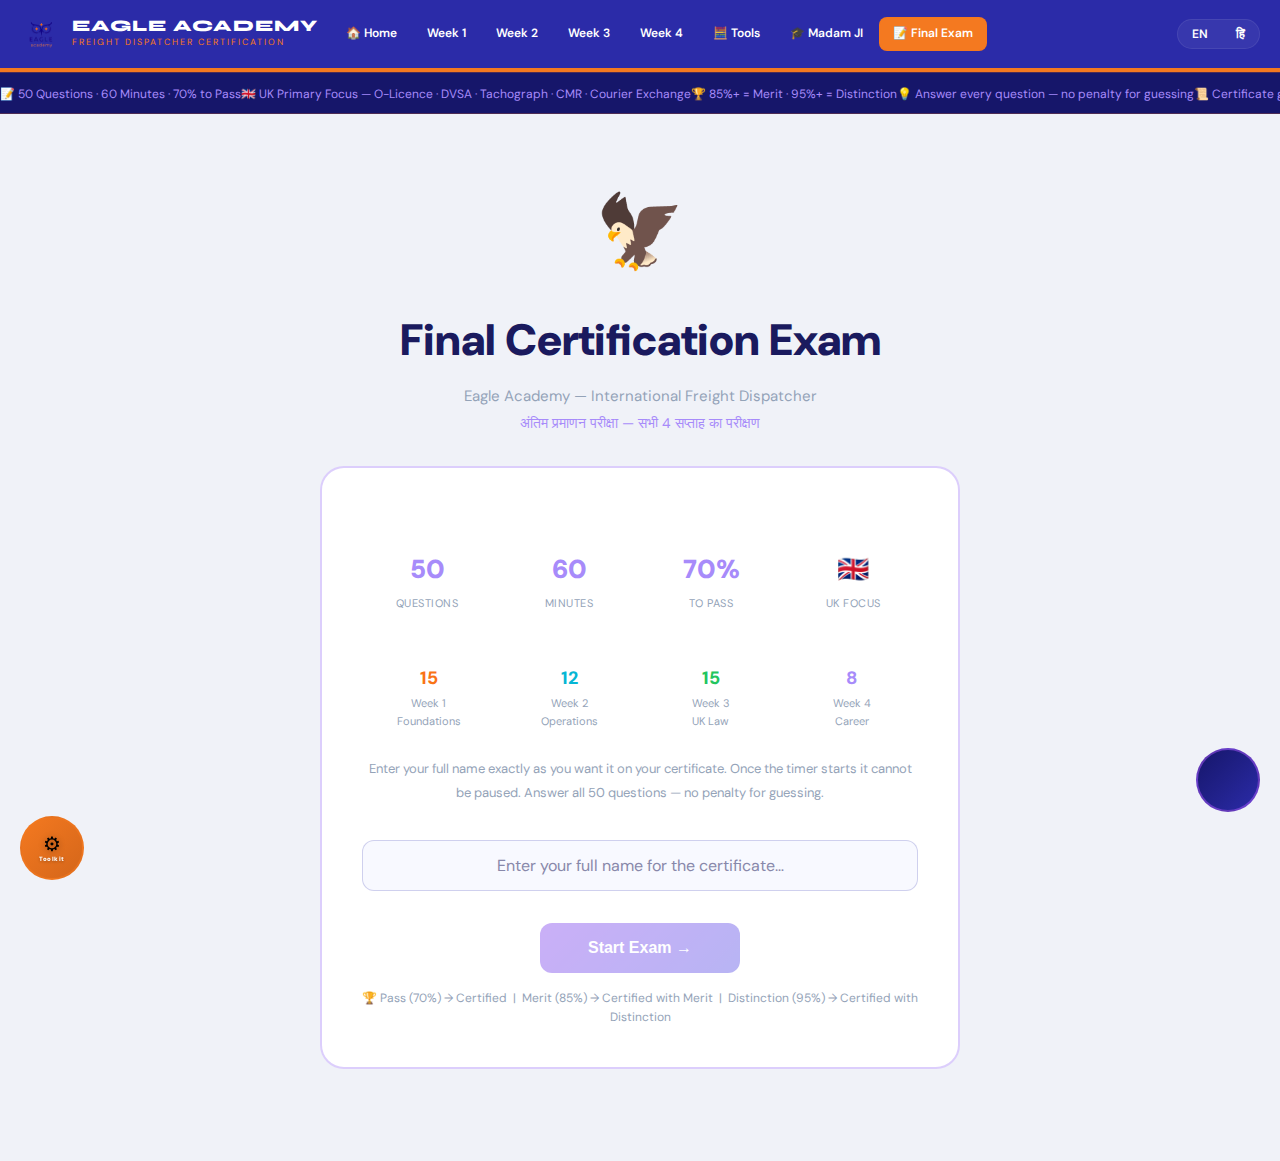
<file: exam.html>
<!DOCTYPE html>
<html lang="en">
<head>
<meta charset="UTF-8"/>
<meta name="viewport" content="width=device-width, initial-scale=1.0"/>
<title>Final Exam — Eagle Academy</title>
<link rel="stylesheet" href="assets/style.css"/>
<style>
:root{--purple:#7c3aed;--purple2:#a78bfa;--purple3:rgba(139,92,246,0.15)}
body{background:var(--navy-dark)}
.exam-page{max-width:860px;margin:0 auto;padding:32px 24px}

/* LANDING */
.exam-landing{text-align:center;padding:60px 24px}
.eagle-spin{font-size:72px;display:inline-block;animation:float 3s ease infinite}
.start-card{background:linear-gradient(135deg,rgba(139,92,246,0.12),rgba(30,27,139,0.5));border:2px solid rgba(139,92,246,0.3);border-radius:24px;padding:40px;margin:32px auto;max-width:640px}
.meta-grid{display:grid;grid-template-columns:repeat(4,1fr);gap:12px;margin:24px 0}
.meta-box{background:rgba(255,255,255,0.04);border:1px solid rgba(255,255,255,0.08);border-radius:12px;padding:16px;text-align:center}
.meta-val{font-family:var(--font-head);font-size:26px;font-weight:900;color:var(--purple2)}
.meta-lbl{font-size:11px;color:var(--grey);margin-top:4px;text-transform:uppercase;letter-spacing:.5px}
.name-input{background: #f4f6fb;border:2px solid rgba(139,92,246,0.3);border-radius:12px;color:white;padding:14px 18px;font-family:var(--font-main);font-size:16px;width:100%;outline:none;margin:16px 0;transition:border-color .2s;text-align:center}
.name-input:focus{border-color:var(--purple2)}
.name-input::placeholder{color:var(--grey)}
.breakdown-row{display:grid;grid-template-columns:repeat(4,1fr);gap:8px;margin:16px 0;font-size:12px}
.bk-box{background:rgba(255,255,255,0.03);border:1px solid rgba(255,255,255,0.07);border-radius:8px;padding:10px;text-align:center}
.bk-num{font-weight:800;font-size:18px;margin-bottom:2px}

/* EXAM IN PROGRESS */
#exam_main{display:none}
.exam-sticky{position:sticky;top:64px;z-index:50;background:rgba(3,4,26,0.95);backdrop-filter:blur(16px);border-bottom:1px solid rgba(139,92,246,0.2);padding:12px 24px;margin:0 -24px 28px}
.exam-sticky-inner{max-width:860px;margin:0 auto;display:flex;align-items:center;gap:16px;flex-wrap:wrap}
.timer-box{background:rgba(139,92,246,0.15);border:1px solid rgba(139,92,246,0.4);border-radius:10px;padding:8px 18px;font-family:var(--font-mono);font-size:22px;font-weight:900;color:var(--purple2);min-width:100px;text-align:center}
.timer-box.warn{border-color:var(--orange);color:var(--orange);background:rgba(244,121,32,0.12)}
.timer-box.danger{border-color:var(--red);color:var(--red);background:rgba(239,68,68,0.12);animation:pulseOrange 1s ease infinite}
.progress-text{font-size:13px;color:var(--grey)}
.progress-text span{color:var(--purple2);font-weight:700}
.prog-bar-exam{flex:1;height:6px;background:rgba(255,255,255,0.08);border-radius:99px;overflow:hidden;min-width:80px}
.prog-bar-fill{height:100%;border-radius:99px;background:linear-gradient(90deg,var(--purple),var(--orange));transition:width .4s ease}

/* SECTION HEADERS */
.section-divider{display:flex;align-items:center;gap:12px;margin:32px 0 20px}
.section-divider h3{font-size:14px;font-weight:800;white-space:nowrap;color:var(--grey);text-transform:uppercase;letter-spacing:1px}
.section-divider .sl{flex:1;height:1px;background: #f4f6fb}
.section-tag{padding:4px 12px;border-radius:99px;font-size:11px;font-weight:700}

/* QUESTION CARD */
.eq{background:rgba(255,255,255,0.025);border:1px solid rgba(255,255,255,0.07);border-radius:16px;padding:22px;margin-bottom:14px;transition:border-color .2s}
.eq.answered{border-color:rgba(139,92,246,0.25)}
.eq.correct-q{border-color:rgba(34,197,94,0.3)!important}
.eq.wrong-q{border-color:rgba(239,68,68,0.2)!important}
.eq-meta{display:flex;align-items:center;gap:10px;margin-bottom:10px}
.q-num{width:30px;height:30px;border-radius:8px;background:rgba(139,92,246,0.2);color:var(--purple2);display:flex;align-items:center;justify-content:center;font-size:12px;font-weight:800;font-family:var(--font-mono);flex-shrink:0}
.q-tag{padding:3px 10px;border-radius:99px;font-size:10px;font-weight:700;text-transform:uppercase;letter-spacing:.5px}
.eq-text{font-size:14px;font-weight:700;line-height:1.65;margin-bottom:14px;color:var(--white)}
.eq-opts{display:grid;grid-template-columns:1fr 1fr;gap:8px}
@media(max-width:560px){.eq-opts{grid-template-columns:1fr}}
.eo{padding:10px 14px;border-radius:10px;border:1px solid rgba(255,255,255,0.09);background:rgba(255,255,255,0.03);cursor:pointer;font-size:13px;text-align:left;color:var(--white);font-family:var(--font-main);transition:var(--transition);line-height:1.5}
.eo:hover:not(:disabled){border-color:var(--purple2);background:rgba(139,92,246,0.08)}
.eo.sel{border-color:var(--purple);background:rgba(139,92,246,0.15);color:var(--purple2)}
.eo.correct{border-color:var(--green)!important;background:rgba(34,197,94,0.15)!important;color:var(--green)!important}
.eo.wrong{border-color:var(--red)!important;background:rgba(239,68,68,0.15)!important;color:var(--red)!important}
.eo:disabled{cursor:default}

/* SUBMIT */
.submit-area{text-align:center;margin-top:36px;padding-top:28px;border-top:1px solid rgba(139,92,246,0.2)}
.submit-counter{font-size:28px;font-weight:900;color:var(--purple2);font-family:var(--font-head)}
.btn-submit{background:linear-gradient(135deg,#7c3aed,#4f46e5);color:white;border:none;padding:16px 48px;border-radius:12px;font-size:17px;font-weight:700;cursor:pointer;transition:var(--transition);margin-top:16px}
.btn-submit:hover:not(:disabled){filter:brightness(1.1);transform:translateY(-2px)}
.btn-submit:disabled{opacity:.4;cursor:default;transform:none}

/* RESULTS */
#exam_result{display:none}
.result-hero{text-align:center;padding:48px 24px;background:linear-gradient(135deg,rgba(139,92,246,0.1),rgba(30,27,139,0.4));border:2px solid rgba(139,92,246,0.3);border-radius:24px;margin-bottom:28px}
.result-icon{font-size:80px;margin-bottom:16px}
.result-score-big{font-family:var(--font-head);font-size:72px;font-weight:900;line-height:1}
.score-strip{display:grid;grid-template-columns:repeat(4,1fr);gap:12px;margin:24px 0}
.ss-box{border-radius:12px;padding:16px;text-align:center}
.ss-val{font-size:22px;font-weight:900;font-family:var(--font-head)}
.ss-lbl{font-size:11px;color: #8888aa;margin-top:3px}
.cert-card{background:linear-gradient(135deg,rgba(30,27,139,0.6),rgba(139,92,246,0.08));border:2px solid rgba(139,92,246,0.35);border-radius:20px;padding:32px;text-align:center;margin:24px 0}
.topic-results{display:grid;grid-template-columns:1fr 1fr;gap:10px;margin:20px 0}
.tr-box{background:rgba(255,255,255,0.03);border:1px solid rgba(255,255,255,0.07);border-radius:12px;padding:14px 16px}
.tr-topic{font-size:12px;font-weight:700;margin-bottom:6px}
.tr-bar-wrap{height:5px;background:rgba(255,255,255,0.08);border-radius:99px;overflow:hidden;margin-bottom:4px}
.tr-bar{height:100%;border-radius:99px;transition:width .8s ease}
.tr-score{font-size:11px;color:var(--grey)}
@media(max-width:560px){.topic-results{grid-template-columns:1fr}.score-strip{grid-template-columns:1fr 1fr}}
</style>
<style id="ea-light-theme">
/* ═══ EAGLE ACADEMY CLASSROOM LIGHT THEME ═══ */

/* BASE */
html, body { background: #f0f2f8 !important; color: #1a1a5e !important; }
.page-bg   { background: #f0f2f8 !important; }

/* HEADER — stays Eagle Navy */
.ea-header, .site-header {
  background: #2B2BA8 !important;
  border-bottom: 4px solid #F47920 !important;
}
.ea-header *, .site-header * { color: #ffffff !important; }
.ea-nav-btn.active, .nav-tab.active { background: #F47920 !important; color: #ffffff !important; }
.ea-logo-text .sub, .logo-text-sub { color: #F47920 !important; }

/* TICKER — stays dark navy */
.ticker-wrap { background: #16166a !important; }
.ticker-item { color: rgba(255,255,255,0.90) !important; }

/* STREAK BANNER */
.streak-banner { background: linear-gradient(135deg, #1e1e8f, #2B2BA8) !important; color: #ffffff !important; }
.streak-banner * { color: #ffffff !important; }

/* WEEK HERO — stays navy */
.week-hero, .day-hero-header {
  background: linear-gradient(135deg, #2B2BA8 0%, #1e1e8f 100%) !important;
  color: #ffffff !important;
}
.week-hero * { color: #ffffff !important; }
.week-hero .week-hero-hi { color: #F47920 !important; }
.week-hero .tag { color: #ffffff !important; }

/* DAY TABS BAR */
.day-tabs-wrap, [class*="day-tabs"] {
  background: #2B2BA8 !important;
  border: none !important;
}
.day-tab { color: rgba(255,255,255,0.75) !important; background: transparent !important; }
.day-tab:hover { background: rgba(255,255,255,0.12) !important; color: #ffffff !important; }
.day-tab.active { background: #F47920 !important; color: #ffffff !important; border-color: #d4661a !important; }
.day-tab.complete { background: rgba(22,197,94,0.25) !important; color: #16a34a !important; }

/* XP BAR */
.xp-bar-wrap { background: #ffffff !important; border: 1px solid rgba(43,43,168,0.15) !important; }
.xp-label { color: #F47920 !important; }
.xp-val   { color: #2B2BA8 !important; }
.xp-track { background: rgba(43,43,168,0.12) !important; }
.xp-fill  { background: linear-gradient(90deg, #F47920, #2B2BA8) !important; }

/* ALL CARDS — white with readable dark text */
.card, .topic-card, .tool-card, .cc, .pdw,
[class*="-card"], .quiz-wrap, .day-section,
.lesson-box, .info-box-wrap, .result-card,
div[style*="border-radius"][style*="background"] {
  background: #ffffff !important;
  color: #1a1a5e !important;
}

/* FORCE ALL TEXT DARK IN CONTENT AREA */
.main-wrap *,
.main-wrap h1, .main-wrap h2, .main-wrap h3, .main-wrap h4, .main-wrap h5,
.main-wrap p, .main-wrap span, .main-wrap li, .main-wrap td, .main-wrap th,
.main-wrap label, .main-wrap div {
  color: #1a1a5e;
}

/* EXCEPTIONS — things that should stay coloured */
.main-wrap .tag-orange, .main-wrap .tag-orange * { color: #c45e10 !important; }
.main-wrap .tag-green,  .main-wrap .tag-green  * { color: #16a34a !important; }
.main-wrap .tag-cyan,   .main-wrap .tag-cyan   * { color: #0891b2 !important; }
.main-wrap .tag-red,    .main-wrap .tag-red    * { color: #dc2626 !important; }
.main-wrap .text-orange, .main-wrap [style*="color: #F47920"], .main-wrap [style*="color:#F47920"] { color: #F47920 !important; }
.main-wrap .btn-primary, .main-wrap .btn-primary * { color: #ffffff !important; }
.main-wrap .btn-navy,    .main-wrap .btn-navy *    { color: #ffffff !important; }
.main-wrap .btn-listen * { color: #0891b2 !important; }
.main-wrap .btn-stop *   { color: #dc2626 !important; }

/* Hindi text */
.main-wrap [lang="hi"], .main-wrap .hi-text, .main-wrap span[style*="color: #F47920"],
.main-wrap span[style*="color:#F47920"] { color: #F47920 !important; }

/* Secondary/muted text */
.main-wrap .text-muted, .main-wrap .text-grey,
.main-wrap small { color: #6666aa !important; }

/* Topic card letter icons A B C D */
.topic-icon, .day-icon, .lesson-icon,
[class*="topic-icon"], [class*="day-icon"],
div[style*="width:44px"][style*="height:44px"],
div[style*="width: 44px"][style*="height: 44px"],
div[style*="border-radius:10px"][style*="font-weight:800"] { color: #ffffff !important; }

/* Quiz options */
.q-opt, .quiz-opt {
  background: #f8f9ff !important;
  color: #1a1a5e !important;
  border-color: rgba(43,43,168,0.18) !important;
}
.q-opt:hover, .quiz-opt:hover { background: rgba(244,121,32,0.08) !important; border-color: rgba(244,121,32,0.50) !important; }
.q-opt.correct { background: rgba(22,163,74,0.12) !important; color: #16a34a !important; border-color: #16a34a !important; }
.q-opt.wrong   { background: rgba(220,38,38,0.10) !important; color: #dc2626 !important; border-color: #dc2626 !important; }

/* Madam JI popup */
#mj-popup {
  background: #ffffff !important;
  border: 1px solid rgba(43,43,168,0.20) !important;
  box-shadow: 0 8px 40px rgba(43,43,168,0.20) !important;
}
#mj-popup .mj-hdr {
  background: linear-gradient(135deg, #2B2BA8, #1e1e8f) !important;
}
#mj-popup .mj-hdr * { color: #ffffff !important; }
#mj-popup .mj-msg.bot { background: #f4f6fb !important; color: #1a1a5e !important; border: 1px solid rgba(43,43,168,0.12) !important; }
#mj-popup .mj-msg.user { background: #2B2BA8 !important; color: #ffffff !important; }
#mj-popup #mj-input { background: #f8f9ff !important; color: #1a1a5e !important; border: 1px solid rgba(43,43,168,0.20) !important; }
#mj-popup #mj-input::placeholder { color: #8888aa !important; }
#mj-popup * { color: #1a1a5e; }
#mj-popup .mj-hdr *, #mj-popup .mj-msg.user * { color: #ffffff !important; }
#mj-popup .mj-chip { color: #2B2BA8 !important; background: rgba(43,43,168,0.08) !important; border-color: rgba(43,43,168,0.25) !important; }
#mj-popup .mj-chip-hi { color: #F47920 !important; background: rgba(244,121,32,0.08) !important; }

/* Tools popup */
#tools-popup { background: #ffffff !important; color: #1a1a5e !important; border: 1px solid rgba(43,43,168,0.18) !important; }
#tools-popup * { color: #1a1a5e !important; }
#tools-popup .tools-hdr, #tools-popup .tools-hdr * { color: #ffffff !important; }

/* PROGRESS BARS */
.progress-track { background: rgba(43,43,168,0.12) !important; }
.progress-fill  { background: linear-gradient(90deg, #F47920, #2B2BA8) !important; }

/* INPUTS */
input, textarea, select {
  background: #f8f9ff !important;
  color: #1a1a5e !important;
  border: 1px solid rgba(43,43,168,0.20) !important;
}
input::placeholder, textarea::placeholder { color: #8888aa !important; }

/* FOOTER */
.site-footer { background: #ffffff !important; border-top: 1px solid rgba(43,43,168,0.12) !important; color: #6666aa !important; }

/* TOAST */
.toast { background: #ffffff !important; color: #1a1a5e !important; border-color: rgba(43,43,168,0.20) !important; }

/* SCROLLBAR */
::-webkit-scrollbar-track { background: #eef0f8 !important; }
::-webkit-scrollbar-thumb { background: #2B2BA8 !important; }
</style>
</head>
<body>

<header class="ea-header">
  <div class="ea-header-inner">
    <a href="index.html" class="ea-logo">
      <img src="assets/logo.png" alt="Eagle Academy" onerror="this.style.display='none'"/>
      <div class="ea-logo-text"><div class="brand">EAGLE ACADEMY</div><div class="sub">Freight Dispatcher Certification</div></div>
    </a>
    <nav class="ea-nav">
      <a href="index.html" class="ea-nav-btn">🏠 Home</a>
      <a href="week1.html" class="ea-nav-btn">Week 1</a>
      <a href="week2.html" class="ea-nav-btn">Week 2</a>
      <a href="week3.html" class="ea-nav-btn">Week 3</a>
      <a href="week4.html" class="ea-nav-btn">Week 4</a>
      <a href="tools.html" class="ea-nav-btn">🧮 Tools</a>
      <a href="madam-ji.html" class="ea-nav-btn">🎓 Madam JI</a>
      <a href="exam.html" class="ea-nav-btn active">📝 Final Exam</a>
    </nav>
    <div class="lang-toggle">
      <button class="lang-btn active" onclick="setLang('en',this)">EN</button>
      <button class="lang-btn" onclick="setLang('hi',this)">हिं</button>
    </div>
  </div>
</header>

<div class="ticker-wrap"><div class="ticker-inner" style="font-size:12px;color:var(--purple2);font-family:var(--font-mono)">
  <span>📝 50 Questions · 60 Minutes · 70% to Pass</span><span>🇬🇧 UK Primary Focus — O-Licence · DVSA · Tachograph · CMR · Courier Exchange</span><span>🏆 85%+ = Merit · 95%+ = Distinction</span><span>💡 Answer every question — no penalty for guessing</span><span>📜 Certificate generated immediately on passing</span><span>📝 50 Questions · 60 Minutes · 70% to Pass</span><span>🇬🇧 UK Primary Focus — O-Licence · DVSA · Tachograph · CMR · Courier Exchange</span>
</div></div>

<!-- ══ LANDING ══ -->
<div id="exam_landing" class="exam-page exam-landing">
  <div class="eagle-spin">🦅</div>
  <h1 style="font-size:clamp(26px,4vw,44px);font-weight:900;margin:16px 0 8px">Final Certification Exam</h1>
  <p style="font-size:15px;color:var(--grey);margin-bottom:4px">Eagle Academy — International Freight Dispatcher</p>
  <p style="font-size:14px;color:var(--purple2);font-family:var(--font-hindi)">अंतिम प्रमाणन परीक्षा — सभी 4 सप्ताह का परीक्षण</p>

  <div class="start-card">
    <div class="meta-grid">
      <div class="meta-box"><div class="meta-val">50</div><div class="meta-lbl">Questions</div></div>
      <div class="meta-box"><div class="meta-val">60</div><div class="meta-lbl">Minutes</div></div>
      <div class="meta-box"><div class="meta-val">70%</div><div class="meta-lbl">To Pass</div></div>
      <div class="meta-box"><div class="meta-val">🇬🇧</div><div class="meta-lbl">UK Focus</div></div>
    </div>

    <div class="breakdown-row">
      <div class="bk-box"><div class="bk-num" style="color:var(--orange)">15</div><div style="color:var(--grey);font-size:11px">Week 1<br/>Foundations</div></div>
      <div class="bk-box"><div class="bk-num" style="color:var(--cyan)">12</div><div style="color:var(--grey);font-size:11px">Week 2<br/>Operations</div></div>
      <div class="bk-box"><div class="bk-num" style="color:var(--green)">15</div><div style="color:var(--grey);font-size:11px">Week 3<br/>UK Law</div></div>
      <div class="bk-box"><div class="bk-num" style="color:var(--purple2)">8</div><div style="color:var(--grey);font-size:11px">Week 4<br/>Career</div></div>
    </div>

    <p style="font-size:13px;color:var(--grey);line-height:1.8;margin-bottom:20px">Enter your full name exactly as you want it on your certificate. Once the timer starts it cannot be paused. Answer all 50 questions — no penalty for guessing.</p>
    <input type="text" id="student_name" class="name-input" placeholder="Enter your full name for the certificate…" maxlength="60" oninput="checkReady()"/>
    <div style="display:flex;gap:12px;justify-content:center;flex-wrap:wrap">
      <button class="btn-submit" id="start_btn" onclick="startExam()" disabled style="font-size:16px">Start Exam →</button>
    </div>
    <div style="margin-top:16px;font-size:12px;color:var(--grey)">🏆 Pass (70%) → Certified &nbsp;|&nbsp; Merit (85%) → Certified with Merit &nbsp;|&nbsp; Distinction (95%) → Certified with Distinction</div>
  </div>
</div>

<!-- ══ EXAM IN PROGRESS ══ -->
<div id="exam_main">
  <div class="exam-sticky">
    <div class="exam-sticky-inner">
      <div class="timer-box" id="timer_disp">60:00</div>
      <div class="prog-bar-exam"><div class="prog-bar-fill" id="prog_bar" style="width:0%"></div></div>
      <div class="progress-text"><span id="ans_count">0</span>/50 answered</div>
      <button class="btn-submit" id="submit_btn" onclick="submitExam()" disabled style="padding:8px 20px;font-size:14px;margin:0">Submit</button>
    </div>
  </div>

  <div class="exam-page" style="padding-top:0">

    <!-- WEEK 1 SECTION -->
    <div class="section-divider"><div class="sl"></div><h3>Week 1 — Foundations</h3><span class="section-tag" style="background:rgba(244,121,32,0.15);color:var(--orange);border:1px solid rgba(244,121,32,0.3)">15 Questions</span><div class="sl"></div></div>

    <div class="eq" id="eq1"><div class="eq-meta"><div class="q-num">1</div><span class="q-tag" style="background:rgba(244,121,32,0.12);color:var(--orange);border:1px solid rgba(244,121,32,0.25)">Dispatch Role</span></div><div class="eq-text">A freight dispatcher works directly for:</div><div class="eq-opts">
      <button class="eo" onclick="pick(this,1,false)">A. The broker</button>
      <button class="eo" onclick="pick(this,1,false)">B. The shipper</button>
      <button class="eo" onclick="pick(this,1,true)">C. The carrier (truck owner)</button>
      <button class="eo" onclick="pick(this,1,false)">D. The 3PL company</button>
    </div></div>

    <div class="eq" id="eq2"><div class="eq-meta"><div class="q-num">2</div><span class="q-tag" style="background:rgba(244,121,32,0.12);color:var(--orange);border:1px solid rgba(244,121,32,0.25)">Trailer Types</span></div><div class="eq-text">Which trailer type requires temperature control and is used for food and pharmaceuticals?</div><div class="eq-opts">
      <button class="eo" onclick="pick(this,2,false)">A. Dry Van</button>
      <button class="eo" onclick="pick(this,2,true)">B. Reefer (Refrigerated)</button>
      <button class="eo" onclick="pick(this,2,false)">C. Flatbed</button>
      <button class="eo" onclick="pick(this,2,false)">D. Step Deck</button>
    </div></div>

    <div class="eq" id="eq3"><div class="eq-meta"><div class="q-num">3</div><span class="q-tag" style="background:rgba(244,121,32,0.12);color:var(--orange);border:1px solid rgba(244,121,32,0.25)">USA HOS</span></div><div class="eq-text">Maximum daily driving hours for a USA truck driver under FMCSA rules is:</div><div class="eq-opts">
      <button class="eo" onclick="pick(this,3,false)">A. 9 hours</button>
      <button class="eo" onclick="pick(this,3,false)">B. 10 hours</button>
      <button class="eo" onclick="pick(this,3,true)">C. 11 hours</button>
      <button class="eo" onclick="pick(this,3,false)">D. 14 hours</button>
    </div></div>

    <div class="eq" id="eq4"><div class="eq-meta"><div class="q-num">4</div><span class="q-tag" style="background:rgba(244,121,32,0.12);color:var(--orange);border:1px solid rgba(244,121,32,0.25)">RPM</span></div><div class="eq-text">A load pays $2,400 for 800 miles. What is the RPM?</div><div class="eq-opts">
      <button class="eo" onclick="pick(this,4,false)">A. $2.00</button>
      <button class="eo" onclick="pick(this,4,false)">B. $2.25</button>
      <button class="eo" onclick="pick(this,4,true)">C. $3.00</button>
      <button class="eo" onclick="pick(this,4,false)">D. $3.50</button>
    </div></div>

    <div class="eq" id="eq5"><div class="eq-meta"><div class="q-num">5</div><span class="q-tag" style="background:rgba(244,121,32,0.12);color:var(--orange);border:1px solid rgba(244,121,32,0.25)">Load Boards</span></div><div class="eq-text">DAT is the #1 freight load board in the USA. Approximately how many loads are posted annually?</div><div class="eq-opts">
      <button class="eo" onclick="pick(this,5,false)">A. 10 million</button>
      <button class="eo" onclick="pick(this,5,false)">B. 100 million</button>
      <button class="eo" onclick="pick(this,5,true)">C. 500 million+</button>
      <button class="eo" onclick="pick(this,5,false)">D. 1 billion</button>
    </div></div>

    <div class="eq" id="eq6"><div class="eq-meta"><div class="q-num">6</div><span class="q-tag" style="background:rgba(244,121,32,0.12);color:var(--orange);border:1px solid rgba(244,121,32,0.25)">Red Flags</span></div><div class="eq-text">Which of these is a load board RED FLAG — meaning you should NOT book the load?</div><div class="eq-opts">
      <button class="eo" onclick="pick(this,6,false)">A. Broker credit score of 95</button>
      <button class="eo" onclick="pick(this,6,true)">B. Broker credit score below 70 on DAT</button>
      <button class="eo" onclick="pick(this,6,false)">C. Standard 30-day payment terms</button>
      <button class="eo" onclick="pick(this,6,false)">D. FTL dry van load</button>
    </div></div>

    <div class="eq" id="eq7"><div class="eq-meta"><div class="q-num">7</div><span class="q-tag" style="background:rgba(244,121,32,0.12);color:var(--orange);border:1px solid rgba(244,121,32,0.25)">USA Geography</span></div><div class="eq-text">The most active freight lane in the USA is:</div><div class="eq-opts">
      <button class="eo" onclick="pick(this,7,true)">A. Chicago (IL) ↔ Los Angeles (CA)</button>
      <button class="eo" onclick="pick(this,7,false)">B. New York ↔ Seattle</button>
      <button class="eo" onclick="pick(this,7,false)">C. Miami ↔ Denver</button>
      <button class="eo" onclick="pick(this,7,false)">D. Dallas ↔ Phoenix</button>
    </div></div>

    <div class="eq" id="eq8"><div class="eq-meta"><div class="q-num">8</div><span class="q-tag" style="background:rgba(244,121,32,0.12);color:var(--orange);border:1px solid rgba(244,121,32,0.25)">Time Zones</span></div><div class="eq-text">IST (India Standard Time) is how many hours ahead of USA Eastern Standard Time (EST)?</div><div class="eq-opts">
      <button class="eo" onclick="pick(this,8,false)">A. +5 hours</button>
      <button class="eo" onclick="pick(this,8,false)">B. +8 hours</button>
      <button class="eo" onclick="pick(this,8,true)">C. +10 hours 30 minutes</button>
      <button class="eo" onclick="pick(this,8,false)">D. +13 hours 30 minutes</button>
    </div></div>

    <div class="eq" id="eq9"><div class="eq-meta"><div class="q-num">9</div><span class="q-tag" style="background:rgba(244,121,32,0.12);color:var(--orange);border:1px solid rgba(244,121,32,0.25)">HOS</span></div><div class="eq-text">USA 14-Hour Window Rule means:</div><div class="eq-opts">
      <button class="eo" onclick="pick(this,9,false)">A. Driver can drive for 14 consecutive hours</button>
      <button class="eo" onclick="pick(this,9,true)">B. All driving must be completed within 14 hours of starting the shift</button>
      <button class="eo" onclick="pick(this,9,false)">C. Driver must rest after 14 hours of on-duty time only</button>
      <button class="eo" onclick="pick(this,9,false)">D. 14 hours applies only to flatbed drivers</button>
    </div></div>

    <div class="eq" id="eq10"><div class="eq-meta"><div class="q-num">10</div><span class="q-tag" style="background:rgba(244,121,32,0.12);color:var(--orange);border:1px solid rgba(244,121,32,0.25)">Industry Structure</span></div><div class="eq-text">What is a 3PL company?</div><div class="eq-opts">
      <button class="eo" onclick="pick(this,10,false)">A. A company that owns 3 trucks or fewer</button>
      <button class="eo" onclick="pick(this,10,true)">B. Third-Party Logistics — a company managing the full supply chain</button>
      <button class="eo" onclick="pick(this,10,false)">C. A government transport agency</button>
      <button class="eo" onclick="pick(this,10,false)">D. A load board platform</button>
    </div></div>

    <div class="eq" id="eq11"><div class="eq-meta"><div class="q-num">11</div><span class="q-tag" style="background:rgba(244,121,32,0.12);color:var(--orange);border:1px solid rgba(244,121,32,0.25)">Trailer Types</span></div><div class="eq-text">Which UK trailer type has flexible curtain sides for side loading — very common on UK roads?</div><div class="eq-opts">
      <button class="eo" onclick="pick(this,11,false)">A. Dry Van</button>
      <button class="eo" onclick="pick(this,11,true)">B. Curtainsider</button>
      <button class="eo" onclick="pick(this,11,false)">C. Flatbed</button>
      <button class="eo" onclick="pick(this,11,false)">D. Tanker</button>
    </div></div>

    <div class="eq" id="eq12"><div class="eq-meta"><div class="q-num">12</div><span class="q-tag" style="background:rgba(244,121,32,0.12);color:var(--orange);border:1px solid rgba(244,121,32,0.25)">RPM Target</span></div><div class="eq-text">The minimum acceptable RPM for a dry van load in the USA is:</div><div class="eq-opts">
      <button class="eo" onclick="pick(this,12,false)">A. $1.00–1.50</button>
      <button class="eo" onclick="pick(this,12,false)">B. $1.50–2.00</button>
      <button class="eo" onclick="pick(this,12,true)">C. $2.50+</button>
      <button class="eo" onclick="pick(this,12,false)">D. $5.00+</button>
    </div></div>

    <div class="eq" id="eq13"><div class="eq-meta"><div class="q-num">13</div><span class="q-tag" style="background:rgba(244,121,32,0.12);color:var(--orange);border:1px solid rgba(244,121,32,0.25)">FTL vs LTL</span></div><div class="eq-text">FTL (Full Truckload) means:</div><div class="eq-opts">
      <button class="eo" onclick="pick(this,13,false)">A. Multiple shippers share one truck</button>
      <button class="eo" onclick="pick(this,13,true)">B. One shipper fills the entire trailer</button>
      <button class="eo" onclick="pick(this,13,false)">C. The truck is less than 75% full</button>
      <button class="eo" onclick="pick(this,13,false)">D. Driver owns the freight</button>
    </div></div>

    <div class="eq" id="eq14"><div class="eq-meta"><div class="q-num">14</div><span class="q-tag" style="background:rgba(244,121,32,0.12);color:var(--orange);border:1px solid rgba(244,121,32,0.25)">FMCSA</span></div><div class="eq-text">Before dispatching for a US carrier, you must verify their authority at:</div><div class="eq-opts">
      <button class="eo" onclick="pick(this,14,false)">A. DAT Load Board</button>
      <button class="eo" onclick="pick(this,14,false)">B. Courier Exchange</button>
      <button class="eo" onclick="pick(this,14,true)">C. FMCSA website (li.fmcsa.dot.gov)</button>
      <button class="eo" onclick="pick(this,14,false)">D. Companies House</button>
    </div></div>

    <div class="eq" id="eq15"><div class="eq-meta"><div class="q-num">15</div><span class="q-tag" style="background:rgba(244,121,32,0.12);color:var(--orange);border:1px solid rgba(244,121,32,0.25)">Reefer Temp</span></div><div class="eq-text">Standard temperature for frozen food in a reefer trailer is:</div><div class="eq-opts">
      <button class="eo" onclick="pick(this,15,false)">A. 34–38°F</button>
      <button class="eo" onclick="pick(this,15,true)">B. -10 to 0°F</button>
      <button class="eo" onclick="pick(this,15,false)">C. 55–65°F</button>
      <button class="eo" onclick="pick(this,15,false)">D. 70–80°F</button>
    </div></div>

    <!-- WEEK 2 SECTION -->
    <div class="section-divider"><div class="sl"></div><h3>Week 2 — Operations</h3><span class="section-tag" style="background:rgba(6,182,212,0.12);color:var(--cyan);border:1px solid rgba(6,182,212,0.25)">12 Questions</span><div class="sl"></div></div>

    <div class="eq" id="eq16"><div class="eq-meta"><div class="q-num">16</div><span class="q-tag" style="background:rgba(6,182,212,0.1);color:var(--cyan);border:1px solid rgba(6,182,212,0.2)">ICAR Method</span></div><div class="eq-text">In the ICAR broker call method, what does "C" stand for?</div><div class="eq-opts">
      <button class="eo" onclick="pick(this,16,false)">A. Calculate</button>
      <button class="eo" onclick="pick(this,16,true)">B. Confirm — confirm the load details before negotiating</button>
      <button class="eo" onclick="pick(this,16,false)">C. Close the deal</button>
      <button class="eo" onclick="pick(this,16,false)">D. Credit check</button>
    </div></div>

    <div class="eq" id="eq17"><div class="eq-meta"><div class="q-num">17</div><span class="q-tag" style="background:rgba(6,182,212,0.1);color:var(--cyan);border:1px solid rgba(6,182,212,0.2)">BOL</span></div><div class="eq-text">The BOL (Bill of Lading) is signed at pickup. It becomes a POD (Proof of Delivery) when:</div><div class="eq-opts">
      <button class="eo" onclick="pick(this,17,false)">A. The dispatcher emails the invoice</button>
      <button class="eo" onclick="pick(this,17,true)">B. The consignee signs it at delivery</button>
      <button class="eo" onclick="pick(this,17,false)">C. The broker pays the carrier</button>
      <button class="eo" onclick="pick(this,17,false)">D. 30 days after pickup</button>
    </div></div>

    <div class="eq" id="eq18"><div class="eq-meta"><div class="q-num">18</div><span class="q-tag" style="background:rgba(6,182,212,0.1);color:var(--cyan);border:1px solid rgba(6,182,212,0.2)">Rate Confirmation</span></div><div class="eq-text">The Rate Confirmation (RC) must be signed:</div><div class="eq-opts">
      <button class="eo" onclick="pick(this,18,false)">A. After the load is delivered</button>
      <button class="eo" onclick="pick(this,18,true)">B. Before the truck moves — never dispatch without a signed RC</button>
      <button class="eo" onclick="pick(this,18,false)">C. Only for loads over $5,000</button>
      <button class="eo" onclick="pick(this,18,false)">D. Within 24 hours of delivery</button>
    </div></div>

    <div class="eq" id="eq19"><div class="eq-meta"><div class="q-num">19</div><span class="q-tag" style="background:rgba(6,182,212,0.1);color:var(--cyan);border:1px solid rgba(6,182,212,0.2)">Factoring</span></div><div class="eq-text">A $4,000 invoice is factored at 4%. How much does the carrier receive?</div><div class="eq-opts">
      <button class="eo" onclick="pick(this,19,false)">A. $4,000</button>
      <button class="eo" onclick="pick(this,19,false)">B. $3,840</button>
      <button class="eo" onclick="pick(this,19,true)">C. $3,840 ($4,000 minus $160 = $3,840)</button>
      <button class="eo" onclick="pick(this,19,false)">D. $3,600</button>
    </div></div>

    <div class="eq" id="eq20"><div class="eq-meta"><div class="q-num">20</div><span class="q-tag" style="background:rgba(6,182,212,0.1);color:var(--cyan);border:1px solid rgba(6,182,212,0.2)">Negotiation</span></div><div class="eq-text">After stating your rate to a broker, they go silent. You should:</div><div class="eq-opts">
      <button class="eo" onclick="pick(this,20,false)">A. Immediately lower the rate</button>
      <button class="eo" onclick="pick(this,20,true)">B. Stay silent — the first to speak loses bargaining power</button>
      <button class="eo" onclick="pick(this,20,false)">C. Hang up and try again</button>
      <button class="eo" onclick="pick(this,20,false)">D. Repeat the rate louder</button>
    </div></div>

    <div class="eq" id="eq21"><div class="eq-meta"><div class="q-num">21</div><span class="q-tag" style="background:rgba(6,182,212,0.1);color:var(--cyan);border:1px solid rgba(6,182,212,0.2)">Detention</span></div><div class="eq-text">Detention pay starts after how many FREE hours at a USA shipper/consignee?</div><div class="eq-opts">
      <button class="eo" onclick="pick(this,21,false)">A. 30 minutes</button>
      <button class="eo" onclick="pick(this,21,false)">B. 1 hour</button>
      <button class="eo" onclick="pick(this,21,true)">C. 2 hours</button>
      <button class="eo" onclick="pick(this,21,false)">D. 4 hours</button>
    </div></div>

    <div class="eq" id="eq22"><div class="eq-meta"><div class="q-num">22</div><span class="q-tag" style="background:rgba(6,182,212,0.1);color:var(--cyan);border:1px solid rgba(6,182,212,0.2)">TONU</span></div><div class="eq-text">TONU (Truck Ordered Not Used) means:</div><div class="eq-opts">
      <button class="eo" onclick="pick(this,22,true)">A. Load cancelled after truck is already dispatched or at shipper</button>
      <button class="eo" onclick="pick(this,22,false)">B. Truck arrives but refuses the load</button>
      <button class="eo" onclick="pick(this,22,false)">C. Driver is unavailable for the load</button>
      <button class="eo" onclick="pick(this,22,false)">D. Load picked up but not delivered</button>
    </div></div>

    <div class="eq" id="eq23"><div class="eq-meta"><div class="q-num">23</div><span class="q-tag" style="background:rgba(6,182,212,0.1);color:var(--cyan);border:1px solid rgba(6,182,212,0.2)">TMS</span></div><div class="eq-text">Best starter TMS for a 1–10 truck USA dispatch operation is approximately:</div><div class="eq-opts">
      <button class="eo" onclick="pick(this,23,false)">A. McLeod — enterprise level</button>
      <button class="eo" onclick="pick(this,23,true)">B. Tailwind TMS (~$99/month)</button>
      <button class="eo" onclick="pick(this,23,false)">C. Aljex — mid-size operations</button>
      <button class="eo" onclick="pick(this,23,false)">D. No TMS needed</button>
    </div></div>

    <div class="eq" id="eq24"><div class="eq-meta"><div class="q-num">24</div><span class="q-tag" style="background:rgba(6,182,212,0.1);color:var(--cyan);border:1px solid rgba(6,182,212,0.2)">COI</span></div><div class="eq-text">Minimum cargo insurance required on a USA carrier's COI is:</div><div class="eq-opts">
      <button class="eo" onclick="pick(this,24,false)">A. $50,000</button>
      <button class="eo" onclick="pick(this,24,true)">B. $100,000</button>
      <button class="eo" onclick="pick(this,24,false)">C. $500,000</button>
      <button class="eo" onclick="pick(this,24,false)">D. $1,000,000</button>
    </div></div>

    <div class="eq" id="eq25"><div class="eq-meta"><div class="q-num">25</div><span class="q-tag" style="background:rgba(6,182,212,0.1);color:var(--cyan);border:1px solid rgba(6,182,212,0.2)">Check Calls</span></div><div class="eq-text">How often should you check-call a driver on an active load?</div><div class="eq-opts">
      <button class="eo" onclick="pick(this,25,false)">A. Once per day</button>
      <button class="eo" onclick="pick(this,25,true)">B. Every 2–4 hours</button>
      <button class="eo" onclick="pick(this,25,false)">C. Only at pickup and delivery</button>
      <button class="eo" onclick="pick(this,25,false)">D. Only if there's a problem</button>
    </div></div>

    <div class="eq" id="eq26"><div class="eq-meta"><div class="q-num">26</div><span class="q-tag" style="background:rgba(6,182,212,0.1);color:var(--cyan);border:1px solid rgba(6,182,212,0.2)">Invoicing</span></div><div class="eq-text">How quickly should you raise an invoice after delivery?</div><div class="eq-opts">
      <button class="eo" onclick="pick(this,26,false)">A. End of the month</button>
      <button class="eo" onclick="pick(this,26,false)">B. Within 7 days</button>
      <button class="eo" onclick="pick(this,26,true)">C. Within 48 hours</button>
      <button class="eo" onclick="pick(this,26,false)">D. When the broker asks</button>
    </div></div>

    <div class="eq" id="eq27"><div class="eq-meta"><div class="q-num">27</div><span class="q-tag" style="background:rgba(6,182,212,0.1);color:var(--cyan);border:1px solid rgba(6,182,212,0.2)">Carrier Packet</span></div><div class="eq-text">The complete USA carrier packet includes:</div><div class="eq-opts">
      <button class="eo" onclick="pick(this,27,false)">A. W-9 only</button>
      <button class="eo" onclick="pick(this,27,false)">B. W-9 and COI only</button>
      <button class="eo" onclick="pick(this,27,true)">C. W-9 + COI + MC Authority + Operating Authority + Void cheque</button>
      <button class="eo" onclick="pick(this,27,false)">D. Just the MC number</button>
    </div></div>

    <!-- WEEK 3 SECTION -->
    <div class="section-divider"><div class="sl"></div><h3>Week 3 — UK Law & Operations</h3><span class="section-tag" style="background:rgba(34,197,94,0.12);color:var(--green);border:1px solid rgba(34,197,94,0.25)">15 Questions</span><div class="sl"></div></div>

    <div class="eq" id="eq28"><div class="eq-meta"><div class="q-num">28</div><span class="q-tag" style="background:rgba(34,197,94,0.1);color:var(--green);border:1px solid rgba(34,197,94,0.2)">O-Licence</span></div><div class="eq-text">Which body issues the Operator's Licence in the UK?</div><div class="eq-opts">
      <button class="eo" onclick="pick(this,28,false)">A. FMCSA</button>
      <button class="eo" onclick="pick(this,28,true)">B. Traffic Commissioner (regulated by DVSA)</button>
      <button class="eo" onclick="pick(this,28,false)">C. HMRC</button>
      <button class="eo" onclick="pick(this,28,false)">D. Companies House</button>
    </div></div>

    <div class="eq" id="eq29"><div class="eq-meta"><div class="q-num">29</div><span class="q-tag" style="background:rgba(34,197,94,0.1);color:var(--green);border:1px solid rgba(34,197,94,0.2)">O-Licence Types</span></div><div class="eq-text">A UK carrier wanting to carry goods for hire within the UK only needs:</div><div class="eq-opts">
      <button class="eo" onclick="pick(this,29,false)">A. Restricted Licence</button>
      <button class="eo" onclick="pick(this,29,true)">B. Standard National Licence</button>
      <button class="eo" onclick="pick(this,29,false)">C. Standard International Licence</button>
      <button class="eo" onclick="pick(this,29,false)">D. No licence for domestic work</button>
    </div></div>

    <div class="eq" id="eq30"><div class="eq-meta"><div class="q-num">30</div><span class="q-tag" style="background:rgba(34,197,94,0.1);color:var(--green);border:1px solid rgba(34,197,94,0.2)">UK Drivers Hours</span></div><div class="eq-text">After how many hours of continuous driving must a UK HGV driver take a break?</div><div class="eq-opts">
      <button class="eo" onclick="pick(this,30,false)">A. 3 hours</button>
      <button class="eo" onclick="pick(this,30,true)">B. 4.5 hours</button>
      <button class="eo" onclick="pick(this,30,false)">C. 6 hours</button>
      <button class="eo" onclick="pick(this,30,false)">D. 8 hours</button>
    </div></div>

    <div class="eq" id="eq31"><div class="eq-meta"><div class="q-num">31</div><span class="q-tag" style="background:rgba(34,197,94,0.1);color:var(--green);border:1px solid rgba(34,197,94,0.2)">UK Weekly Limit</span></div><div class="eq-text">The maximum weekly driving limit for a UK HGV driver is:</div><div class="eq-opts">
      <button class="eo" onclick="pick(this,31,false)">A. 40 hours</button>
      <button class="eo" onclick="pick(this,31,false)">B. 48 hours</button>
      <button class="eo" onclick="pick(this,31,true)">C. 56 hours</button>
      <button class="eo" onclick="pick(this,31,false)">D. 70 hours</button>
    </div></div>

    <div class="eq" id="eq32"><div class="eq-meta"><div class="q-num">32</div><span class="q-tag" style="background:rgba(34,197,94,0.1);color:var(--green);border:1px solid rgba(34,197,94,0.2)">Tachograph</span></div><div class="eq-text">Tachograph mode "H" means:</div><div class="eq-opts">
      <button class="eo" onclick="pick(this,32,false)">A. Driving</button>
      <button class="eo" onclick="pick(this,32,true)">B. Other Work (loading, paperwork, waiting at a job)</button>
      <button class="eo" onclick="pick(this,32,false)">C. Rest</button>
      <button class="eo" onclick="pick(this,32,false)">D. Availability (waiting at ferry)</button>
    </div></div>

    <div class="eq" id="eq33"><div class="eq-meta"><div class="q-num">33</div><span class="q-tag" style="background:rgba(34,197,94,0.1);color:var(--green);border:1px solid rgba(34,197,94,0.2)">CMR Note</span></div><div class="eq-text">A CMR Note is required for:</div><div class="eq-opts">
      <button class="eo" onclick="pick(this,33,false)">A. All UK domestic deliveries</button>
      <button class="eo" onclick="pick(this,33,true)">B. International road freight — any load crossing national borders</button>
      <button class="eo" onclick="pick(this,33,false)">C. Pallet network trunking only</button>
      <button class="eo" onclick="pick(this,33,false)">D. Loads over 5 tonnes only</button>
    </div></div>

    <div class="eq" id="eq34"><div class="eq-meta"><div class="q-num">34</div><span class="q-tag" style="background:rgba(34,197,94,0.1);color:var(--green);border:1px solid rgba(34,197,94,0.2)">UK Documents</span></div><div class="eq-text">For a UK domestic delivery, the document used instead of CMR is:</div><div class="eq-opts">
      <button class="eo" onclick="pick(this,34,false)">A. Bill of Lading</button>
      <button class="eo" onclick="pick(this,34,true)">B. Consignment Note (delivery note)</button>
      <button class="eo" onclick="pick(this,34,false)">C. Rate Confirmation</button>
      <button class="eo" onclick="pick(this,34,false)">D. W-9 form</button>
    </div></div>

    <div class="eq" id="eq35"><div class="eq-meta"><div class="q-num">35</div><span class="q-tag" style="background:rgba(34,197,94,0.1);color:var(--green);border:1px solid rgba(34,197,94,0.2)">Courier Exchange</span></div><div class="eq-text">Courier Exchange (CX) is the UK equivalent of:</div><div class="eq-opts">
      <button class="eo" onclick="pick(this,35,false)">A. Uber Freight</button>
      <button class="eo" onclick="pick(this,35,true)">B. DAT Load Board</button>
      <button class="eo" onclick="pick(this,35,false)">C. Shipify</button>
      <button class="eo" onclick="pick(this,35,false)">D. Flexport</button>
    </div></div>

    <div class="eq" id="eq36"><div class="eq-meta"><div class="q-num">36</div><span class="q-tag" style="background:rgba(34,197,94,0.1);color:var(--green);border:1px solid rgba(34,197,94,0.2)">UK Logistics</span></div><div class="eq-text">Eddie Stobart is known as:</div><div class="eq-opts">
      <button class="eo" onclick="pick(this,36,false)">A. A UK government transport agency</button>
      <button class="eo" onclick="pick(this,36,false)">B. A UK load board platform</button>
      <button class="eo" onclick="pick(this,36,true)">C. An iconic UK haulier with 2,000+ vehicles that uses owner-operator subcontractors</button>
      <button class="eo" onclick="pick(this,36,false)">D. A pallet network</button>
    </div></div>

    <div class="eq" id="eq37"><div class="eq-meta"><div class="q-num">37</div><span class="q-tag" style="background:rgba(34,197,94,0.1);color:var(--green);border:1px solid rgba(34,197,94,0.2)">Pallet Networks</span></div><div class="eq-text">Which pallet network is owned by the Eddie Stobart Group?</div><div class="eq-opts">
      <button class="eo" onclick="pick(this,37,true)">A. Palletforce</button>
      <button class="eo" onclick="pick(this,37,false)">B. Pall-Ex</button>
      <button class="eo" onclick="pick(this,37,false)">C. TPN</button>
      <button class="eo" onclick="pick(this,37,false)">D. Palletways</button>
    </div></div>

    <div class="eq" id="eq38"><div class="eq-meta"><div class="q-num">38</div><span class="q-tag" style="background:rgba(34,197,94,0.1);color:var(--green);border:1px solid rgba(34,197,94,0.2)">Trunking</span></div><div class="eq-text">"Trunking" in a pallet network means:</div><div class="eq-opts">
      <button class="eo" onclick="pick(this,38,false)">A. Delivering to end customers</button>
      <button class="eo" onclick="pick(this,38,true)">B. Moving pallets overnight from local depot to central hub</button>
      <button class="eo" onclick="pick(this,38,false)">C. Picking up pallets from businesses</button>
      <button class="eo" onclick="pick(this,38,false)">D. Sorting pallets at the warehouse</button>
    </div></div>

    <div class="eq" id="eq39"><div class="eq-meta"><div class="q-num">39</div><span class="q-tag" style="background:rgba(34,197,94,0.1);color:var(--green);border:1px solid rgba(34,197,94,0.2)">UK Time Zone</span></div><div class="eq-text">UK business starts at 8:00 AM GMT. What time is that in India (IST)?</div><div class="eq-opts">
      <button class="eo" onclick="pick(this,39,false)">A. 8:00 AM IST</button>
      <button class="eo" onclick="pick(this,39,false)">B. 10:30 AM IST</button>
      <button class="eo" onclick="pick(this,39,true)">C. 1:30 PM IST</button>
      <button class="eo" onclick="pick(this,39,false)">D. 9:30 PM IST</button>
    </div></div>

    <div class="eq" id="eq40"><div class="eq-meta"><div class="q-num">40</div><span class="q-tag" style="background:rgba(34,197,94,0.1);color:var(--green);border:1px solid rgba(34,197,94,0.2)">O-Licence Check</span></div><div class="eq-text">Where do you verify a UK carrier's O-Licence is active?</div><div class="eq-opts">
      <button class="eo" onclick="pick(this,40,true)">A. vehicle-operator-licensing.service.gov.uk</button>
      <button class="eo" onclick="pick(this,40,false)">B. Companies House</button>
      <button class="eo" onclick="pick(this,40,false)">C. Courier Exchange member list</button>
      <button class="eo" onclick="pick(this,40,false)">D. The carrier's own website</button>
    </div></div>

    <div class="eq" id="eq41"><div class="eq-meta"><div class="q-num">41</div><span class="q-tag" style="background:rgba(34,197,94,0.1);color:var(--green);border:1px solid rgba(34,197,94,0.2)">Post-Brexit</span></div><div class="eq-text">Since Brexit, UK–EU road freight additionally requires:</div><div class="eq-opts">
      <button class="eo" onclick="pick(this,41,false)">A. DAT credit score above 80</button>
      <button class="eo" onclick="pick(this,41,false)">B. US MC number</button>
      <button class="eo" onclick="pick(this,41,true)">C. EORI number + customs declarations</button>
      <button class="eo" onclick="pick(this,41,false)">D. Additional UK insurance only</button>
    </div></div>

    <div class="eq" id="eq42"><div class="eq-meta"><div class="q-num">42</div><span class="q-tag" style="background:rgba(34,197,94,0.1);color:var(--green);border:1px solid rgba(34,197,94,0.2)">DVSA</span></div><div class="eq-text">DVSA stands for:</div><div class="eq-opts">
      <button class="eo" onclick="pick(this,42,false)">A. Driver Vehicle Safety Agency</button>
      <button class="eo" onclick="pick(this,42,true)">B. Driver and Vehicle Standards Agency</button>
      <button class="eo" onclick="pick(this,42,false)">C. Department of Vehicle and Safety Assessments</button>
      <button class="eo" onclick="pick(this,42,false)">D. Drivers Verification and Standards Association</button>
    </div></div>

    <!-- WEEK 4 SECTION -->
    <div class="section-divider"><div class="sl"></div><h3>Week 4 — Career & Business</h3><span class="section-tag" style="background:var(--purple3);color:var(--purple2);border:1px solid rgba(139,92,246,0.3)">8 Questions</span><div class="sl"></div></div>

    <div class="eq" id="eq43"><div class="eq-meta"><div class="q-num">43</div><span class="q-tag" style="background:var(--purple3);color:var(--purple2);border:1px solid rgba(139,92,246,0.25)">UK CV</span></div><div class="eq-text">Which should NEVER appear on a UK dispatcher CV?</div><div class="eq-opts">
      <button class="eo" onclick="pick(this,43,false)">A. Eagle Academy Certification</button>
      <button class="eo" onclick="pick(this,43,false)">B. UK-specific skills (DVSA, O-Licence, CMR)</button>
      <button class="eo" onclick="pick(this,43,true)">C. Your photograph and date of birth</button>
      <button class="eo" onclick="pick(this,43,false)">D. Professional Summary</button>
    </div></div>

    <div class="eq" id="eq44"><div class="eq-meta"><div class="q-num">44</div><span class="q-tag" style="background:var(--purple3);color:var(--purple2);border:1px solid rgba(139,92,246,0.25)">LinkedIn</span></div><div class="eq-text">The most important line on your LinkedIn profile is:</div><div class="eq-opts">
      <button class="eo" onclick="pick(this,44,false)">A. Your current location</button>
      <button class="eo" onclick="pick(this,44,true)">B. Your headline — it should include: UK Freight Dispatcher | DVSA | CMR | Courier Exchange | Remote</button>
      <button class="eo" onclick="pick(this,44,false)">C. The number of connections</button>
      <button class="eo" onclick="pick(this,44,false)">D. Your profile photo</button>
    </div></div>

    <div class="eq" id="eq45"><div class="eq-meta"><div class="q-num">45</div><span class="q-tag" style="background:var(--purple3);color:var(--purple2);border:1px solid rgba(139,92,246,0.25)">UK Jobs</span></div><div class="eq-text">Best UK-specific job boards for freight dispatcher roles are:</div><div class="eq-opts">
      <button class="eo" onclick="pick(this,45,false)">A. ZipRecruiter and Craigslist</button>
      <button class="eo" onclick="pick(this,45,true)">B. Totaljobs.com and CV-Library.co.uk</button>
      <button class="eo" onclick="pick(this,45,false)">C. Monster.com and CareerBuilder</button>
      <button class="eo" onclick="pick(this,45,false)">D. Naukri and Glassdoor India</button>
    </div></div>

    <div class="eq" id="eq46"><div class="eq-meta"><div class="q-num">46</div><span class="q-tag" style="background:var(--purple3);color:var(--purple2);border:1px solid rgba(139,92,246,0.25)">Interview</span></div><div class="eq-text">In a UK transport interview: "What is your minimum rate for a UK HGV load?" Best answer starts with:</div><div class="eq-opts">
      <button class="eo" onclick="pick(this,46,false)">A. "Whatever the market offers"</button>
      <button class="eo" onclick="pick(this,46,true)">B. "I calculate based on cost-per-mile — UK HGV costs £1.20–1.80/mile so I target minimum £2.50/mile revenue"</button>
      <button class="eo" onclick="pick(this,46,false)">C. "I don't discuss rates in interviews"</button>
      <button class="eo" onclick="pick(this,46,false)">D. "Same as US rates"</button>
    </div></div>

    <div class="eq" id="eq47"><div class="eq-meta"><div class="q-num">47</div><span class="q-tag" style="background:var(--purple3);color:var(--purple2);border:1px solid rgba(139,92,246,0.25)">Scaling</span></div><div class="eq-text">A dispatcher managing 10 UK vehicles at 8% (avg £1,200/load, 4 loads/week) earns monthly approximately:</div><div class="eq-opts">
      <button class="eo" onclick="pick(this,47,false)">A. £1,500/month</button>
      <button class="eo" onclick="pick(this,47,false)">B. £5,000/month</button>
      <button class="eo" onclick="pick(this,47,true)">C. £15,360/month gross</button>
      <button class="eo" onclick="pick(this,47,false)">D. £50,000/month</button>
    </div></div>

    <div class="eq" id="eq48"><div class="eq-meta"><div class="q-num">48</div><span class="q-tag" style="background:var(--purple3);color:var(--purple2);border:1px solid rgba(139,92,246,0.25)">Cold Call</span></div><div class="eq-text">When cold calling a UK owner-operator, the key advantage to emphasise is:</div><div class="eq-opts">
      <button class="eo" onclick="pick(this,48,false)">A. You charge upfront fees</button>
      <button class="eo" onclick="pick(this,48,true)">B. Commission-only — they pay nothing until you earn them money (zero risk)</button>
      <button class="eo" onclick="pick(this,48,false)">C. You offer guaranteed loads</button>
      <button class="eo" onclick="pick(this,48,false)">D. You are based in their city</button>
    </div></div>

    <div class="eq" id="eq49"><div class="eq-meta"><div class="q-num">49</div><span class="q-tag" style="background:var(--purple3);color:var(--purple2);border:1px solid rgba(139,92,246,0.25)">KPI</span></div><div class="eq-text">Target empty running percentage for a UK dispatcher is:</div><div class="eq-opts">
      <button class="eo" onclick="pick(this,49,true)">A. Under 15%</button>
      <button class="eo" onclick="pick(this,49,false)">B. Under 40%</button>
      <button class="eo" onclick="pick(this,49,false)">C. Under 60%</button>
      <button class="eo" onclick="pick(this,49,false)">D. No target exists</button>
    </div></div>

    <div class="eq" id="eq50"><div class="eq-meta"><div class="q-num">50</div><span class="q-tag" style="background:var(--purple3);color:var(--purple2);border:1px solid rgba(139,92,246,0.25)">Certification</span></div><div class="eq-text">To be certified by Eagle Academy you must score:</div><div class="eq-opts">
      <button class="eo" onclick="pick(this,50,false)">A. 50% (25/50)</button>
      <button class="eo" onclick="pick(this,50,false)">B. 60% (30/50)</button>
      <button class="eo" onclick="pick(this,50,true)">C. 70% (35/50)</button>
      <button class="eo" onclick="pick(this,50,false)">D. 90% (45/50)</button>
    </div></div>

    <!-- SUBMIT -->
    <div class="submit-area">
      <div class="submit-counter"><span id="ans_count_btm">0</span>/50 Questions Answered</div>
      <div style="font-size:13px;color:var(--grey);margin:8px 0" id="submit_hint_btm">Answer all 50 questions to unlock submit</div>
      <button class="btn-submit" id="submit_btn_btm" onclick="submitExam()" disabled>📜 Submit & Get Certificate</button>
    </div>
  </div><!-- end exam-page -->
</div><!-- end exam_main -->

<!-- ══ RESULTS ══ -->
<div id="exam_result" class="exam-page">
  <div class="result-hero">
    <div class="result-icon" id="ri">🏆</div>
    <div style="font-size:13px;color:var(--grey);text-transform:uppercase;letter-spacing:2px;margin-bottom:8px;font-family:var(--font-mono)">EAGLE ACADEMY</div>
    <div id="result_title" style="font-size:28px;font-weight:900;margin-bottom:12px"></div>
    <div class="result-score-big" id="result_score" style="color:var(--purple2)"></div>
    <div style="font-size:16px;color:var(--grey);margin:8px 0" id="result_pct"></div>
    <div style="font-size:15px;margin-top:12px" id="result_msg"></div>
  </div>

  <div class="score-strip">
    <div class="ss-box" style="background:rgba(244,121,32,0.1);border:1px solid rgba(244,121,32,0.2)">
      <div class="ss-val" style="color:var(--orange)" id="ss_w1">—</div>
      <div class="ss-lbl">Week 1<br/>/ 15</div>
    </div>
    <div class="ss-box" style="background:rgba(6,182,212,0.1);border:1px solid rgba(6,182,212,0.2)">
      <div class="ss-val" style="color:var(--cyan)" id="ss_w2">—</div>
      <div class="ss-lbl">Week 2<br/>/ 12</div>
    </div>
    <div class="ss-box" style="background:rgba(34,197,94,0.1);border:1px solid rgba(34,197,94,0.2)">
      <div class="ss-val" style="color:var(--green)" id="ss_w3">—</div>
      <div class="ss-lbl">Week 3 UK<br/>/ 15</div>
    </div>
    <div class="ss-box" style="background:rgba(139,92,246,0.1);border:1px solid rgba(139,92,246,0.2)">
      <div class="ss-val" style="color:var(--purple2)" id="ss_w4">—</div>
      <div class="ss-lbl">Week 4<br/>/ 8</div>
    </div>
  </div>

  <div class="cert-card" id="cert_card">
    <div style="font-size:32px;margin-bottom:8px">🏆</div>
    <div style="font-size:11px;text-transform:uppercase;letter-spacing:2px;color:var(--grey);font-family:var(--font-mono)">Certificate of Achievement</div>
    <div style="font-size:22px;font-weight:900;margin:8px 0" id="cert_name_display"></div>
    <div style="font-size:13px;color:var(--purple2);margin-bottom:16px" id="cert_grade_display"></div>
    <div style="display:flex;gap:12px;justify-content:center;flex-wrap:wrap">
      <a id="cert_link" href="certificate.html" class="btn-submit" style="display:inline-block;text-decoration:none;font-size:15px;padding:14px 32px">🎓 View & Print Certificate</a>
      <button onclick="location.reload()" class="btn-submit" style="background:rgba(255,255,255,0.08);font-size:14px;padding:14px 24px">↩ Retake Exam</button>
    </div>
  </div>
</div>

<script src="assets/app.js"></script>
<script>
const TOTAL=50;
let answers={}, timerSec=3600, timerInt=null, examActive=false, studentName='';
const CORRECT={1:true,2:true,3:true,4:true,5:true,6:true,7:true,8:true,9:true,10:true,11:true,12:true,13:true,14:true,15:true,16:true,17:true,18:true,19:true,20:true,21:true,22:true,23:true,24:true,25:true,26:true,27:true,28:true,29:true,30:true,31:true,32:true,33:true,34:true,35:true,36:true,37:true,38:true,39:true,40:true,41:true,42:true,43:true,44:true,45:true,46:true,47:true,48:true,49:true,50:true};

function checkReady(){
  const v=document.getElementById('student_name').value.trim();
  document.getElementById('start_btn').disabled=v.length<2;
}
function setLang(lang,btn){document.querySelectorAll('.lang-btn').forEach(b=>b.classList.remove('active'));btn.classList.add('active');}

function startExam(){
  studentName=document.getElementById('student_name').value.trim();
  document.getElementById('exam_landing').style.display='none';
  document.getElementById('exam_main').style.display='block';
  examActive=true;
  timerInt=setInterval(tick,1000);
  window.scrollTo({top:0,behavior:'smooth'});
}
function tick(){
  timerSec--;
  const m=String(Math.floor(timerSec/60)).padStart(2,'0');
  const s=String(timerSec%60).padStart(2,'0');
  const td=document.getElementById('timer_disp');
  td.textContent=m+':'+s;
  td.className='timer-box'+(timerSec<=600?' danger':timerSec<=900?' warn':'');
  if(timerSec<=0){clearInterval(timerInt);submitExam();}
}
function pick(btn,qNum,correct){
  if(!examActive)return;
  const eq=document.getElementById('eq'+qNum);
  eq.querySelectorAll('.eo').forEach(b=>{b.classList.remove('sel');b.disabled=false;});
  answers[qNum]=correct;
  btn.classList.add('sel');
  eq.classList.add('answered');
  const cnt=Object.keys(answers).length;
  ['ans_count','ans_count_btm'].forEach(id=>{const el=document.getElementById(id);if(el)el.textContent=cnt;});
  const pct=Math.round(cnt/TOTAL*100);
  const pb=document.getElementById('prog_bar');if(pb)pb.style.width=pct+'%';
  const ready=cnt>=TOTAL;
  ['submit_btn','submit_btn_btm'].forEach(id=>{const el=document.getElementById(id);if(el)el.disabled=!ready;});
  if(ready){const h=document.getElementById('submit_hint_btm');if(h)h.textContent='All 50 answered — click Submit & Get Certificate!';}
}
function submitExam(){
  clearInterval(timerInt);examActive=false;
  document.querySelectorAll('.eo').forEach(b=>b.disabled=true);
  // reveal correct/wrong
  for(let q=1;q<=TOTAL;q++){
    const eq=document.getElementById('eq'+q);
    if(!eq)continue;
    const opts=eq.querySelectorAll('.eo');
    opts.forEach(b=>{
      const isSel=b.classList.contains('sel');
      const isCorrect=b.onclick&&b.onclick.toString().includes(',true)');
      if(isCorrect)b.classList.add('correct');
      else if(isSel&&!isCorrect)b.classList.add('wrong');
    });
    if(answers[q]===true)eq.classList.add('correct-q');
    else if(answers[q]===false)eq.classList.add('wrong-q');
  }
  // score
  const correct=Object.values(answers).filter(v=>v).length;
  const pct=Math.round(correct/TOTAL*100);
  const w1=Object.entries(answers).filter(([k,v])=>k>=1&&k<=15&&v).length;
  const w2=Object.entries(answers).filter(([k,v])=>k>=16&&k<=27&&v).length;
  const w3=Object.entries(answers).filter(([k,v])=>k>=28&&k<=42&&v).length;
  const w4=Object.entries(answers).filter(([k,v])=>k>=43&&k<=50&&v).length;
  let grade,icon,msg,colour;
  if(pct>=95){grade='Distinction';icon='🏅';msg='Extraordinary! You are an exceptional Eagle Academy graduate.';colour='var(--gold)';}
  else if(pct>=85){grade='Merit';icon='🎖️';msg='Excellent performance — Certified with Merit!';colour='var(--green)';}
  else if(pct>=70){grade='Pass';icon='🎓';msg='Congratulations — you are Eagle Academy Certified!';colour='var(--purple2)';}
  else{grade='Retake';icon='📚';msg='Below 70% — review your weak topics and try again. You can do this!';colour='var(--red)';}
  document.getElementById('exam_main').style.display='none';
  const rBox=document.getElementById('exam_result');rBox.style.display='block';
  document.getElementById('ri').textContent=icon;
  document.getElementById('result_title').textContent=pct>=70?'Certified — '+grade+'!':'Not Yet — Keep Going!';
  document.getElementById('result_score').textContent=correct+' / '+TOTAL;
  document.getElementById('result_score').style.color=colour;
  document.getElementById('result_pct').textContent=pct+'% — '+grade;
  document.getElementById('result_msg').textContent=msg;
  document.getElementById('ss_w1').textContent=w1+'/15';
  document.getElementById('ss_w2').textContent=w2+'/12';
  document.getElementById('ss_w3').textContent=w3+'/15';
  document.getElementById('ss_w4').textContent=w4+'/8';
  document.getElementById('cert_name_display').textContent=studentName;
  document.getElementById('cert_grade_display').textContent='Eagle Academy — Certified with '+grade;
  // store for certificate page
  const data={name:studentName,score:correct,total:TOTAL,pct,grade,w1,w2,w3,w4,date:new Date().toLocaleDateString('en-GB',{year:'numeric',month:'long',day:'numeric'})};
  try{localStorage.setItem('ea_cert',JSON.stringify(data));}catch(e){}
  document.getElementById('cert_link').href='certificate.html';
  if(pct<70)document.getElementById('cert_card').style.display=pct>=70?'block':'none';
  window.scrollTo({top:0,behavior:'smooth'});
}
</script>

<!-- ═══════════════ FLOATING FABs ═══════════════ -->
<!-- Madam JI + Tools — hardcoded, position:fixed  -->
<style>
#mj-fab {
  position: fixed !important; bottom: 88px !important; right: 20px !important;
  z-index: 99999 !important; width: 64px; height: 64px; border-radius: 50%;
  background: linear-gradient(135deg, #16166a, #2B2BA8);
  border: 2px solid rgba(168,85,247,0.5);
  outline: none; font-family: inherit;
  cursor: pointer; display: flex; align-items: center; justify-content: center;
  overflow: hidden;
  animation: mjBounce 2.5s ease-in-out infinite, mjColorCycle 4s ease-in-out infinite;
  transition: transform .18s ease;
}
#mj-fab:hover {
  transform: scale(1.12) !important;
  animation: none !important;
  background: linear-gradient(135deg, #1e1e88, #3535c0) !important;
  box-shadow: 0 0 0 12px rgba(43,43,168,0.12), 0 8px 36px rgba(43,43,168,0.8) !important;
}
/* Cycle wrapper — clips content to circle */
.mj-cycle-wrap {
  position: relative; width: 100%; height: 100%;
  display: flex; align-items: center; justify-content: center;
  pointer-events: none;
}
/* Each state */
.mj-state {
  position: absolute; inset: 0;
  display: flex; align-items: center; justify-content: center;
  text-align: center; line-height: 1.2;
  opacity: 0; pointer-events: none;
}
/* 😕 confused face */
.mj-s1 {
  font-size: 30px;
  animation: mjCycle1 5s ease-in-out infinite;
}
/* "Ask" */
.mj-s2 {
  font-size: 13px; font-weight: 900; color: rgba(255,255,255,0.9);
  letter-spacing: 1px; font-family: 'DM Sans', sans-serif;
  animation: mjCycle2 5s ease-in-out infinite;
}
/* "Madam JI" */
.mj-s3 {
  font-size: 10px; font-weight: 800; color: white;
  letter-spacing: .3px; font-family: 'DM Sans', sans-serif;
  animation: mjCycle3 5s ease-in-out infinite;
}
/* 
  5s total cycle:
  0.0–2.0s  → 😕 visible   (2s)
  2.0–2.5s  → fade to Ask  (0.5s)
  2.5–3.5s  → Ask visible  (1s)
  3.5–4.0s  → fade to MJ   (0.5s)
  4.0–5.0s  → Madam JI     (1s) then fades back to 😕
*/
@keyframes mjCycle1 {
  0%   { opacity:0; transform:scale(0.7); }
  5%   { opacity:1; transform:scale(1.1); }
  15%  { opacity:1; transform:scale(1); }
  40%  { opacity:1; transform:scale(1); }
  50%  { opacity:0; transform:scale(0.8); }
  100% { opacity:0; transform:scale(0.7); }
}
@keyframes mjCycle2 {
  0%   { opacity:0; transform:scale(0.5); }
  42%  { opacity:0; transform:scale(0.5); }
  50%  { opacity:1; transform:scale(1.15); }
  56%  { opacity:1; transform:scale(1); }
  66%  { opacity:1; transform:scale(1); }
  74%  { opacity:0; transform:scale(0.7); }
  100% { opacity:0; }
}
@keyframes mjCycle3 {
  0%   { opacity:0; transform:scale(0.5); }
  72%  { opacity:0; transform:scale(0.5); }
  80%  { opacity:1; transform:scale(1.1); }
  86%  { opacity:1; transform:scale(1); }
  94%  { opacity:1; transform:scale(1); }
  100% { opacity:0; transform:scale(0.8); }
}
/* Pause cycle on hover — show owl instead */
#mj-fab:hover .mj-state { animation-play-state: paused !important; opacity:0 !important; }
#mj-fab:hover .mj-cycle-wrap::after {
  content: '🦉';
  font-size: 28px;
  position: absolute;
  animation: popIn .2s cubic-bezier(.22,1,.36,1);
}
@keyframes popIn {
  from { transform: scale(0.5); opacity:0; }
  to   { transform: scale(1);   opacity:1; }
}
@keyframes mjBounce {
  0%,100% { transform: translateY(0); }
  50%      { transform: translateY(-7px); }
}
@keyframes mjColorCycle {
  0%,100% { box-shadow: 0 4px 24px rgba(43,43,168,0.5); border-color: rgba(168,85,247,0.6); }
  33%     { box-shadow: 0 4px 28px rgba(99,102,241,0.7), 0 0 0 6px rgba(99,102,241,0.1); border-color: rgba(99,102,241,0.8); }
  66%     { box-shadow: 0 4px 28px rgba(219,39,119,0.7), 0 0 0 6px rgba(219,39,119,0.1); border-color: rgba(219,39,119,0.8); }
}
#mj-popup {
  position: fixed !important; bottom: 156px !important; right: 20px !important;
  z-index: 99998 !important; width: 360px; max-height: 540px;
  background: rgba(14,14,74,0.98);
  border: 1px solid rgba(43,43,168,0.4); border-radius: 20px;
  box-shadow: 0 16px 56px rgba(0,0,0,0.6);
  display: flex; flex-direction: column;
  transform: translateY(20px) scale(0.95); opacity: 0; pointer-events: none;
  transition: all .25s cubic-bezier(.22,1,.36,1);
  backdrop-filter: blur(20px);
}
#mj-popup.open { transform: translateY(0) scale(1) !important; opacity: 1 !important; pointer-events: all !important; }
.mj-pop-head { padding: 14px 16px; border-bottom: 1px solid rgba(43,43,168,0.2); display: flex; align-items: center; gap: 10px; flex-shrink: 0; }
.mj-pop-orb { width: 36px; height: 36px; border-radius: 50%; background: linear-gradient(135deg,#7c3aed,#F47920); display: flex; align-items: center; justify-content: center; font-size: 18px; flex-shrink: 0; }
.mj-pop-name { font-weight: 700; font-size: 13px; color: #f0f2f8; }
.mj-pop-sub { font-size: 10px; color: rgba(168,85,247,0.9); font-family: monospace; letter-spacing: .5px; }
.mj-pop-close { margin-left: auto; background: none; border: none; color: rgba(255,255,255,0.4); font-size: 18px; cursor: pointer; padding: 4px; line-height: 1; }
.mj-pop-close:hover { color: white; }
.mj-pop-msgs { flex: 1; overflow-y: auto; padding: 12px; display: flex; flex-direction: column; gap: 8px; max-height: 300px; scrollbar-width: thin; }
.mj-msg { max-width: 85%; padding: 9px 12px; border-radius: 12px; font-size: 13px; line-height: 1.5; font-family: 'DM Sans',sans-serif; }
.mj-msg.bot  { background: rgba(43,43,168,0.15); border: 1px solid rgba(43,43,168,0.2); color: #e2d9f3; border-bottom-left-radius: 3px; align-self: flex-start; }
.mj-msg.user { background: rgba(244,121,32,0.15); border: 1px solid rgba(244,121,32,0.2); color: #fde8d8; border-bottom-right-radius: 3px; align-self: flex-end; }
.mj-msg.typing { display: flex; gap: 4px; align-items: center; padding: 12px; }
.mj-dot { width: 7px; height: 7px; border-radius: 50%; background: #a855f7; animation: mjDotB .8s ease-in-out infinite; }
.mj-dot:nth-child(2){animation-delay:.15s} .mj-dot:nth-child(3){animation-delay:.3s}
@keyframes mjDotB { 0%,80%,100%{transform:scale(.6);opacity:.4} 40%{transform:scale(1);opacity:1} }
.mj-pop-key { padding: 8px 12px; border-top: 1px solid rgba(43,43,168,0.15); flex-shrink: 0; }
.mj-pop-key input { width: 100%; padding: 7px 10px; background: rgba(255,255,255,0.05); border: 1px solid rgba(43,43,168,0.3); border-radius: 8px; color: white; font-family: monospace; font-size: 11px; outline: none; box-sizing: border-box; }
.mj-pop-key input::placeholder { color: rgba(255,255,255,0.25); }
.mj-pop-input { padding: 10px 12px; border-top: 1px solid rgba(43,43,168,0.15); display: flex; gap: 8px; flex-shrink: 0; }
.mj-pop-input input { flex: 1; padding: 9px 12px; background: #f4f6fb; border: 1px solid rgba(43,43,168,0.25); border-radius: 10px; color: white; font-size: 13px; font-family: 'DM Sans',sans-serif; outline: none; }
.mj-pop-input input:focus { border-color: rgba(43,43,168,0.6); }
.mj-pop-input input::placeholder { color: rgba(255,255,255,0.2); }
.mj-send { padding: 9px 14px; background: linear-gradient(135deg,#7c3aed,#4f46e5); border: none; border-radius: 10px; color: white; cursor: pointer; font-size: 15px; flex-shrink: 0; }
.mj-chips { display: flex; flex-wrap: wrap; gap: 5px; padding: 2px 0 6px; }
.mj-chip { padding: 5px 11px; border-radius: 999px; border: 1px solid rgba(43,43,168,0.35); background: rgba(43,43,168,0.1); color: #c4b5fd; font-size: 11px; cursor: pointer; font-family: 'DM Sans',sans-serif; transition: all .15s; }
.mj-chip:hover { background: rgba(43,43,168,0.3); transform: scale(1.04); }
.mj-chip-hi { border-color: rgba(244,121,32,0.4) !important; background: rgba(244,121,32,0.08) !important; color: #fed7aa !important; font-family: 'Noto Sans Devanagari', 'DM Sans', sans-serif !important; }
.mj-chip-hi:hover { background: rgba(244,121,32,0.2) !important; }
.mj-chip-label { font-size: 10px; font-weight: 700; color: rgba(255,255,255,0.35); letter-spacing: .8px; text-transform: uppercase; padding: 4px 0 2px; font-family: 'DM Sans', sans-serif; }
#tools-fab {
  position: fixed !important; bottom: 20px !important; left: 20px !important;
  z-index: 99999 !important; width: 64px; height: 64px; border-radius: 50%;
  background: linear-gradient(135deg, #F47920, #d4661a);
  border: 2px solid rgba(244,121,32,0.5);
  outline: none; font-family: inherit; overflow: hidden;
  cursor: pointer; display: flex; align-items: center; justify-content: center;
  animation: toolsBounce 2.5s ease-in-out 1.2s infinite, toolsColorCycle 4s ease-in-out 0.8s infinite;
  transition: transform .18s ease;
}
#tools-fab:hover {
  transform: scale(1.12) !important;
  animation: none !important;
  background: linear-gradient(135deg, #f79240, #F47920) !important;
  box-shadow: 0 0 0 12px rgba(244,121,32,0.1), 0 8px 36px rgba(244,121,32,0.8) !important;
}
.tools-inner {
  display: flex; flex-direction: column;
  align-items: center; justify-content: center;
  gap: 1px; pointer-events: none;
}
/* Gear — spins slowly, speeds up on hover */
.tools-gear-icon {
  font-size: 20px; line-height: 1;
  display: block;
  animation: gearSpin 5s linear infinite;
  filter: drop-shadow(0 1px 3px rgba(0,0,0,0.3));
  transition: font-size .2s;
}
#tools-fab:hover .tools-gear-icon {
  animation: gearSpin .5s linear infinite !important;
  font-size: 24px;
}
/* "Toolkit" — breathes: tiny → big → tiny */
.tools-word {
  font-size: 6px; font-weight: 900; color: white; letter-spacing: .5px;
  font-family: 'DM Sans', sans-serif; white-space: nowrap;
  text-shadow: 0 1px 3px rgba(0,0,0,0.3);
  animation: toolkitBreathe 2.2s ease-in-out infinite;
  transform-origin: center;
}
#tools-fab:hover .tools-word {
  animation: none !important;
  font-size: 9px !important;
  letter-spacing: 1px;
}
@keyframes gearSpin {
  from { transform: rotate(0deg); }
  to   { transform: rotate(360deg); }
}
@keyframes toolkitBreathe {
  0%,100% { transform: scale(0.5); opacity: 0.5; font-size: 6px; }
  50%     { transform: scale(1);   opacity: 1;   font-size: 9px; }
}
@keyframes toolsBounce {
  0%,100% { transform: translateY(0); }
  50%      { transform: translateY(-7px); }
}
@keyframes toolsColorCycle {
  0%,100% { box-shadow: 0 4px 24px rgba(244,121,32,0.5); border-color: rgba(244,121,32,0.6); }
  33%     { box-shadow: 0 4px 28px rgba(245,158,11,0.7), 0 0 0 6px rgba(245,158,11,0.1); border-color: rgba(245,158,11,0.8); }
  66%     { box-shadow: 0 4px 28px rgba(239,68,68,0.7), 0 0 0 6px rgba(239,68,68,0.1); border-color: rgba(239,68,68,0.8); }
}
#tools-popup {
  position: fixed !important; bottom: 88px !important; left: 20px !important;
  z-index: 99998 !important; width: 320px;
  background: rgba(14,14,74,0.98);
  border: 1px solid rgba(244,121,32,0.3); border-radius: 20px;
  box-shadow: 0 16px 56px rgba(0,0,0,0.6);
  transform: translateY(20px) scale(0.95); opacity: 0; pointer-events: none;
  transition: all .25s cubic-bezier(.22,1,.36,1);
  backdrop-filter: blur(20px); overflow: hidden;
}
#tools-popup.open { transform: translateY(0) scale(1) !important; opacity: 1 !important; pointer-events: all !important; }
.tp-head { padding: 13px 16px; border-bottom: 1px solid rgba(244,121,32,0.15); display: flex; align-items: center; justify-content: space-between; }
.tp-head-title { font-weight: 700; font-size: 13px; color: #f0f2f8; display: flex; align-items: center; gap: 7px; }
.tp-close { background: none; border: none; color: rgba(255,255,255,0.4); font-size: 17px; cursor: pointer; }
.tp-close:hover { color: white; }
.tp-link { display: flex; align-items: center; gap: 12px; padding: 11px 16px; text-decoration: none; color: #f0f2f8; transition: background .15s; border-bottom: 1px solid rgba(255,255,255,0.05); }
.tp-link:last-of-type { border-bottom: none; }
.tp-link:hover { background: rgba(244,121,32,0.08); }
.tp-icon { width: 34px; height: 34px; border-radius: 9px; display: flex; align-items: center; justify-content: center; font-size: 16px; flex-shrink: 0; }
.tp-name { font-size: 13px; font-weight: 600; }
.tp-desc { font-size: 10px; color: rgba(255,255,255,0.35); margin-top: 1px; font-family: monospace; }
.tp-all { display: block; text-align: center; padding: 10px; font-size: 12px; font-weight: 600; color: #F47920; text-decoration: none; background: rgba(244,121,32,0.06); }
.tp-all:hover { background: rgba(244,121,32,0.12); }
.fab-tooltip {
  position: fixed !important; z-index: 99999 !important;
  background: rgba(14,14,74,0.96); border-radius: 999px;
  font-size: 12px; font-weight: 700; font-family: 'DM Sans',sans-serif;
  padding: 6px 14px; white-space: nowrap; pointer-events: none;
  opacity: 0; transition: opacity .2s;
}
#mj-tooltip  { right: 84px; bottom: 100px; border: 1px solid rgba(43,43,168,0.5); color: #e9d5ff; }
#tools-tooltip { left: 84px; bottom: 32px; border: 1px solid rgba(244,121,32,0.5); color: #fed7aa; }
#mj-fab:hover    ~ #mj-tooltip    { opacity: 1; }
#tools-fab:hover ~ #tools-tooltip { opacity: 1; }
@media(max-width:480px){
  #mj-fab    { bottom: 80px !important; right: 16px !important; width:50px; height:50px; font-size:22px; }
  #tools-fab { bottom: 80px !important; left: 16px !important;  width:50px; height:50px; font-size:20px; }
  #mj-popup  { width: calc(100vw - 24px) !important; right: 12px !important; bottom: 144px !important; }
  #tools-popup { width: calc(100vw - 24px) !important; left: 12px !important; bottom: 144px !important; }
}
</style>

<!-- Madam JI Button + Popup -->
<button id="mj-fab" onclick="mjToggle()" title="Confused? Ask Madam JI" type="button">
  <span class="mj-cycle-wrap">
    <span class="mj-state mj-s1">😕</span>
    <span class="mj-state mj-s2">Ask</span>
    <span class="mj-state mj-s3">Madam<br>JI</span>
  </span>
</button>
<div id="mj-tooltip" class="fab-tooltip">Confused? Ask Madam JI 🦉</div>
<div id="mj-popup">
  <div class="mj-pop-head">
    <div class="mj-pop-orb">🦉</div>
    <div>
      <div class="mj-pop-name">Madam JI</div>
      <div class="mj-pop-sub">AI TUTOR · ENGLISH & हिंदी · EAGLE ACADEMY</div>
    </div>
    <button class="mj-pop-close" onclick="mjToggle()" type="button">✕</button>
  </div>
  <div class="mj-pop-msgs" id="mj-msgs">
    <div class="mj-msg bot">नमस्ते! 🙏 Hi! I'm Madam JI — your Eagle Academy AI tutor.<br><span style="font-size:11px;opacity:0.7">Ask in English या हिंदी में पूछें 🇮🇳</span></div>
    <div class="mj-chip-label">🇬🇧 English</div>
    <div class="mj-chips">
      <button class="mj-chip" onclick="mjChip('What is an O-Licence?')" type="button">O-Licence?</button>
      <button class="mj-chip" onclick="mjChip('How do UK drivers hours work?')" type="button">UK Hours?</button>
      <button class="mj-chip" onclick="mjChip('What is the ICAR method?')" type="button">ICAR?</button>
      <button class="mj-chip" onclick="mjChip('What is a tachograph?')" type="button">Tachograph?</button>
    </div>
    <div class="mj-chip-label">🇮🇳 हिंदी में पूछें</div>
    <div class="mj-chips">
      <button class="mj-chip mj-chip-hi" onclick="mjChip('O-Licence क्या होता है?')" type="button">O-Licence क्या है?</button>
      <button class="mj-chip mj-chip-hi" onclick="mjChip('UK में ड्राइवर के काम के घंटे कितने होते हैं?')" type="button">UK ड्राइवर घंटे?</button>
      <button class="mj-chip mj-chip-hi" onclick="mjChip('ICAR method क्या है? हिंदी में समझाएं')" type="button">ICAR क्या है?</button>
      <button class="mj-chip mj-chip-hi" onclick="mjChip('Tachograph क्या होता है और यह क्यों जरूरी है?')" type="button">Tachograph?</button>
      <button class="mj-chip mj-chip-hi" onclick="mjChip('Freight dispatcher का काम क्या होता है?')" type="button">Dispatcher काम?</button>
      <button class="mj-chip mj-chip-hi" onclick="mjChip('BOL यानी Bill of Lading क्या है?')" type="button">BOL क्या है?</button>
    </div>
  </div>
  <div class="mj-pop-key" id="mj-key-row" style="display:none">
    <div style="font-size:11px;color: #8888aa;margin-bottom:6px;line-height:1.5;">
      🔑 Get your free API key at <strong style="color:#c4b5fd">console.anthropic.com</strong> — costs ~£2/month for a class
    </div>
    <input id="mj-api-input" type="password" placeholder="sk-ant-… paste your API key here" oninput="mjSaveKey(this.value)" style="font-size:11px;"/>
  </div>
  <div class="mj-pop-input">
    <input id="mj-q" type="text" placeholder="Ask in English या हिंदी में पूछें…" onkeydown="if(event.key==='Enter')mjSend()"/>
    <button class="mj-send" onclick="mjSend()" type="button">➤</button>
  </div>
</div>

<!-- Tools Button + Popup -->
<button id="tools-fab" onclick="toolsToggle()" title="Toolkit" type="button">
  <span class="tools-inner">
    <span class="tools-gear-icon">⚙</span>
    <span class="tools-word">Toolkit</span>
  </span>
</button>
<div id="tools-tooltip" class="fab-tooltip">Toolkit 🔧</div>
<div id="tools-popup">
  <!-- Header with tab bar -->
  <div class="tp-head">
    <div class="tp-head-title">🛠️ Toolkit</div>
    <a href="tools.html" class="tp-all-link">All Tools →</a>
    <button class="tp-close" onclick="toolsToggle()" type="button">✕</button>
  </div>
  <!-- Tab buttons -->
  <div class="tp-tabs">
    <button class="tp-tab active" onclick="tpTab(this,'tp-hours')">⏱ Hours</button>
    <button class="tp-tab" onclick="tpTab(this,'tp-rate')">💷 Rate</button>
    <button class="tp-tab" onclick="tpTab(this,'tp-time')">🌍 Time</button>
  </div>
  <!-- PANEL 1: Drivers Hours -->
  <div class="tp-panel" id="tp-hours">
    <div class="tp-field-row">
      <label>Driving (hrs)</label>
      <input type="number" id="tp-drive" placeholder="e.g. 9" min="0" max="15" step="0.5"/>
    </div>
    <div class="tp-field-row">
      <label>On duty (hrs)</label>
      <input type="number" id="tp-duty" placeholder="e.g. 11" min="0" max="16" step="0.5"/>
    </div>
    <div class="tp-field-row">
      <label>Rest (hrs)</label>
      <input type="number" id="tp-rest" placeholder="e.g. 11" min="0" max="24" step="0.5"/>
    </div>
    <button class="tp-calc-btn" onclick="tpCalcHours()">Check Compliance</button>
    <div class="tp-result" id="tp-hours-result"></div>
  </div>
  <!-- PANEL 2: Rate Calculator -->
  <div class="tp-panel" id="tp-rate" style="display:none">
    <div class="tp-field-row">
      <label>Load rate (£/$)</label>
      <input type="number" id="tp-loadrate" placeholder="e.g. 2800" min="0"/>
    </div>
    <div class="tp-field-row">
      <label>Miles</label>
      <input type="number" id="tp-miles" placeholder="e.g. 400" min="0"/>
    </div>
    <div class="tp-field-row">
      <label>Fee %</label>
      <input type="number" id="tp-feepct" placeholder="8" min="1" max="20" value="8"/>
    </div>
    <button class="tp-calc-btn" onclick="tpCalcRate()">Calculate</button>
    <div class="tp-result" id="tp-rate-result"></div>
  </div>
  <!-- PANEL 3: Time Zone -->
  <div class="tp-panel" id="tp-time" style="display:none">
    <div class="tp-field-row">
      <label>IST time (24h)</label>
      <input type="time" id="tp-ist" value="09:00"/>
    </div>
    <button class="tp-calc-btn" onclick="tpCalcTime()">Convert</button>
    <div class="tp-result" id="tp-time-result"></div>
  </div>
</div>
<style>
.tp-tabs { display:flex; gap:0; border-bottom:1px solid rgba(244,121,32,0.15); }
.tp-tab { flex:1; padding:8px 4px; background:none; border:none; color:rgba(255,255,255,0.4); font-size:11px; font-weight:700; cursor:pointer; font-family:'DM Sans',sans-serif; transition:all .15s; border-bottom:2px solid transparent; }
.tp-tab.active { color:var(--orange,#F47920); border-bottom-color:var(--orange,#F47920); }
.tp-tab:hover { color:rgba(255,255,255,0.8); }
.tp-panel { padding:14px 16px; }
.tp-field-row { display:flex; align-items:center; justify-content:space-between; margin-bottom:10px; gap:8px; }
.tp-field-row label { font-size:12px; color:rgba(255,255,255,0.6); white-space:nowrap; }
.tp-field-row input { width:110px; padding:6px 10px; background:rgba(255,255,255,0.07); border:1px solid rgba(255,255,255,0.15); border-radius:8px; color:white; font-size:13px; font-family:'DM Sans',sans-serif; outline:none; text-align:right; }
.tp-field-row input:focus { border-color:rgba(244,121,32,0.5); }
.tp-calc-btn { width:100%; padding:9px; background:linear-gradient(135deg,#F47920,#d4661a); border:none; border-radius:10px; color:white; font-size:13px; font-weight:700; cursor:pointer; font-family:'DM Sans',sans-serif; margin-top:4px; transition:filter .15s; }
.tp-calc-btn:hover { filter:brightness(1.1); }
.tp-result { margin-top:10px; padding:10px 12px; border-radius:10px; font-size:12px; font-weight:600; line-height:1.6; display:none; }
.tp-result.ok  { background:rgba(34,197,94,0.12); border:1px solid rgba(34,197,94,0.3); color:#86efac; display:block; }
.tp-result.bad { background:rgba(239,68,68,0.12); border:1px solid rgba(239,68,68,0.3); color:#fca5a5; display:block; }
.tp-result.info { background:rgba(6,182,212,0.1); border:1px solid rgba(6,182,212,0.25); color:#67e8f9; display:block; }
.tp-all-link { font-size:11px; color:rgba(244,121,32,0.8); text-decoration:none; margin-left:auto; margin-right:8px; font-weight:600; }
.tp-all-link:hover { color:#F47920; }
</style>
<script>
function tpTab(btn, panelId) {
  document.querySelectorAll('.tp-tab').forEach(t => t.classList.remove('active'));
  document.querySelectorAll('.tp-panel').forEach(p => p.style.display = 'none');
  btn.classList.add('active');
  var p = document.getElementById(panelId);
  if (p) p.style.display = 'block';
}
function tpCalcHours() {
  var drive = parseFloat(document.getElementById('tp-drive').value) || 0;
  var duty  = parseFloat(document.getElementById('tp-duty').value)  || 0;
  var rest  = parseFloat(document.getElementById('tp-rest').value)  || 0;
  var r = document.getElementById('tp-hours-result');
  var issues = [];
  if (drive > 10) issues.push('⛔ Driving exceeds 10hr max (extension)');
  else if (drive > 9) issues.push('⚠️ Using 10hr extension — max 2×/week');
  if (duty > 13) issues.push('⛔ On-duty exceeds 13hr max');
  if (rest < 9)  issues.push('⛔ Rest below 9hr minimum');
  else if (rest < 11) issues.push('⚠️ Reduced rest (9hr) — max 3×/week');
  if (issues.length === 0) {
    r.className = 'tp-result ok';
    r.textContent = '✅ COMPLIANT — Drive ' + drive + 'h · Duty ' + duty + 'h · Rest ' + rest + 'h';
  } else {
    r.className = 'tp-result bad';
    r.innerHTML = issues.join('<br>');
  }
}
function tpCalcRate() {
  var rate  = parseFloat(document.getElementById('tp-loadrate').value) || 0;
  var miles = parseFloat(document.getElementById('tp-miles').value)    || 0;
  var fee   = parseFloat(document.getElementById('tp-feepct').value)   || 8;
  var r = document.getElementById('tp-rate-result');
  if (!rate || !miles) { r.className='tp-result bad'; r.textContent='Enter load rate and miles'; return; }
  var rpm = (rate / miles).toFixed(2);
  var feeAmt = (rate * fee / 100).toFixed(2);
  var sym = '£';
  r.className = 'tp-result info';
  r.innerHTML = 'RPM: <strong>' + sym + rpm + '/mile</strong><br>Fee (' + fee + '%): <strong>' + sym + feeAmt + '</strong><br>Carrier nets: <strong>' + sym + (rate - feeAmt).toFixed(2) + '</strong>';
}
function tpCalcTime() {
  var ist = document.getElementById('tp-ist').value;
  if (!ist) return;
  var parts = ist.split(':');
  var h = parseInt(parts[0]), m = parseInt(parts[1]);
  var totalMins = h * 60 + m;
  function fmt(mins) {
    mins = ((mins % 1440) + 1440) % 1440;
    var hh = Math.floor(mins/60), mm = mins%60;
    return (hh<10?'0':'')+hh+':'+(mm<10?'0':'')+mm;
  }
  var gmtMins  = totalMins - 330;
  var estMins  = totalMins - 630;
  var cstMins  = totalMins - 690;
  var pstMins  = totalMins - 810;
  var r = document.getElementById('tp-time-result');
  r.className = 'tp-result info';
  r.innerHTML = 'IST ' + ist + '<br>GMT/UK: <strong>' + fmt(gmtMins) + '</strong><br>EST (NY): <strong>' + fmt(estMins) + '</strong><br>CST (Chicago): <strong>' + fmt(cstMins) + '</strong><br>PST (LA): <strong>' + fmt(pstMins) + '</strong>';
}
</script>

<script>
// ── Madam JI Knowledge Base + Chat ─────────────
(function(){

  // ── EMBEDDED KNOWLEDGE BASE ─────────────────
// ═══════════════════════════════════════════════════════════
// MADAM JI — PRE-LOADED KNOWLEDGE BASE
// 200 Q&A pairs covering the full Eagle Academy course
// English + Hindi questions, English answers
// Fuzzy keyword matching — score 0-100, threshold 40
// ═══════════════════════════════════════════════════════════


// ═══════════════════════════════════════════════
// FUZZY SEARCH ENGINE
// Scores each KB entry against the query
// Returns best match if score >= threshold
// ═══════════════════════════════════════════════

function mjSearch(query) {
  if (!query) return null;
  var q = query.toLowerCase()
    .replace(/[?!।,]/g,'')
    .replace(/\s+/g,' ')
    .trim();
  var words = q.split(' ').filter(function(w){ return w.length > 2; });
  
  var best = null;
  var bestScore = 0;

  for (var i = 0; i < MJ_KB.length; i++) {
    var entry = MJ_KB[i];
    var score = 0;

    for (var k = 0; k < entry.k.length; k++) {
      var kw = entry.k[k].toLowerCase();
      // Exact phrase match = very high score
      if (q.indexOf(kw) !== -1) {
        score = Math.max(score, kw.length > 6 ? 90 : 70);
      }
      // Keyword phrase words match
      var kwWords = kw.split(' ');
      var matchedKwWords = 0;
      for (var kw2 = 0; kw2 < kwWords.length; kw2++) {
        if (q.indexOf(kwWords[kw2]) !== -1) matchedKwWords++;
      }
      if (kwWords.length > 0) {
        score = Math.max(score, Math.round((matchedKwWords / kwWords.length) * 75));
      }
    }

    // Also check individual query words against keywords
    for (var w = 0; w < words.length; w++) {
      var word = words[w];
      if (word.length < 3) continue;
      for (var k2 = 0; k2 < entry.k.length; k2++) {
        if (entry.k[k2].indexOf(word) !== -1) {
          score = Math.max(score, 45);
          break;
        }
      }
    }

    if (score > bestScore) {
      bestScore = score;
      best = entry;
    }
  }

  // Threshold: 40+ = good enough match
  return bestScore >= 40 ? { entry: best, score: bestScore } : null;
}


  // ── EMBEDDED KNOWLEDGE BASE ────────────────
  var MJ_KB = [
  {k:['what is freight dispatch','freight dispatcher','dispatch kya','dispatcher kya karta','dispatcher job'],
  a:'A freight dispatcher connects truck carriers with shippers who need loads moved. You find loads on load boards, negotiate rates, handle paperwork, and keep communication between all parties.\n\nDispatcher carriers ko shippers se connect karta hai — jo loads move karna chahte hain.'},
  
  {k:['shipper broker carrier','logistics chain','who is shipper','who is broker','broker kya hota','shipper kya hota','three players'],
  a:'The logistics chain has 3 key players:\n\nShipper — the company with goods to move\nBroker — middle person connecting shippers with carriers, licensed with FMCSA\nCarrier — the trucking company that moves the freight\n\nPayment: Shipper pays Broker, Broker pays Carrier, Carrier pays Dispatcher fee'},
  
  {k:['mc number','motor carrier','fmcsa','dot number','mc number check'],
  a:'MC Number is a licence issued by FMCSA in the USA. Every carrier must have one to legally haul freight for hire.\n\nAlways verify a carrier MC number before booking a load — check at safer.fmcsa.dot.gov — look for "Authorized for Hire" status.\n\nNever book with a carrier whose MC is not active!'},
  
  {k:['o licence','operators licence','o-licence kya','operator licence uk','goods vehicle','transport manager'],
  a:'O-Licence (Operators Licence) is the UK legal requirement to operate commercial goods vehicles over 3.5 tonnes.\n\nThree types:\n- Standard National — UK only\n- Standard International — UK and Europe\n- Restricted — own goods only\n\nRequirements: Transport Manager (CPC qualified), safe operating centre, maintenance records. DVSA enforces it. Operating without one = criminal offence!'},
  
  {k:['double brokering','re-brokering','broker fraud','load fraud'],
  a:'Double brokering is when a broker secretly re-brokers your load to another carrier without permission. It is illegal and serious fraud.\n\nWarning signs: Carrier asks to re-assign the load, different carrier shows up than on Rate Con, carrier cannot show their own MC authority.\n\nProtection: Always verify carrier MC before dispatch, get signed Rate Confirmation immediately.'},
  
  {k:['icar','icar method','icar kya hai','introduce confirm authorise rate','dispatch call','carrier call script','how to call carrier'],
  a:'ICAR is the 4-step call structure every dispatcher uses:\n\nI - Introduce: "Hi, this is [Name] dispatching for [Carrier Name], MC# [number]"\nC - Confirm: Confirm load details — pickup, delivery, weight, equipment\nA - Authorise: Verify broker MC number, check credit score on DAT\nR - Rate: Negotiate the rate per mile, get agreement before ending call\n\nPractice this until it is automatic!'},
  
  {k:['dispatcher agreement','dispatch contract','service agreement','agreement kya hota','legal agreement'],
  a:'A Dispatcher Service Agreement is the contract between you and your carrier client.\n\nKey clauses it must include:\n- Your fee percentage (typically 5-10%)\n- Services you provide\n- Payment terms\n- Termination notice period\n- Independent contractor status (not employee)\n\nNever start dispatching without a signed agreement!'},
  
  {k:['dry van','dry van kya','dry van trailer','box trailer','most common trailer','standard trailer'],
  a:'Dry Van is the most common trailer type — an enclosed box trailer that protects cargo from weather.\n\nWhat it carries: Packaged goods, boxes, pallets, non-perishable items\nStandard size: 53 feet long\nMax payload: around 44,000 lbs\n\nBest for beginners — most loads on load boards are dry van.\n\nDry van = band enclosed trailer jo sabse common hai'},
  
  {k:['flatbed','flatbed trailer','flatbed kya','flat bed','open trailer','step deck'],
  a:'Flatbed trailers have no walls or roof — cargo is exposed and must be strapped and tarped.\n\nWhat it carries: Steel, lumber, machinery, construction equipment, oversized loads\nRequires: Proper strapping, tarping skills, securement knowledge\nPays more than dry van due to skill required\n\nFlatbed mein koi side wall nahi hoti — cargo khula hota hai'},
  
  {k:['reefer','refrigerated','temperature controlled','cold chain','reefer kya','refrigerated trailer','frozen loads','perishable'],
  a:'Reefer (Refrigerated trailer) maintains temperature-controlled environment for perishable cargo.\n\nTemperature ranges:\n- Frozen: -10F to 0F\n- Fresh: 34F to 40F\n\nWhat it carries: Meat, produce, dairy, pharmaceuticals\n\nMust monitor temperature logs — any temperature deviation = rejected load. Pays premium rates.'},
  
  {k:['tanker','tanker trailer','liquid freight','bulk liquid','tanker kya','hazmat','hazardous material'],
  a:'Tanker trailers carry liquid or bulk cargo — food grade or chemical.\n\nTypes:\n- Food grade: Milk, juice, liquid sugar, edible oils\n- Chemical: Acids, solvents, fuel (requires HAZMAT endorsement)\n- Dry bulk: Cement, grain, sand\n\nSpecial requirements: CDL with Tanker endorsement, HAZMAT for chemicals'},
  
  {k:['ftl ltl','full truck load','less than truck load','ftl kya','ltl kya','full load','partial load','ftl vs ltl'],
  a:'FTL vs LTL key difference:\n\nFTL (Full Truck Load): One shipper fills the whole trailer, direct pickup to delivery, simpler to manage, best for beginners\n\nLTL (Less Than Truck Load): Multiple shippers share one trailer, multiple pickups and deliveries, more complex\n\nStart with FTL — master it before moving to LTL!'},
  
  {k:['intermodal','intermodal kya','container','rail freight','port freight','drayage'],
  a:'Intermodal freight uses multiple transport modes — typically ocean ship + rail + truck.\n\nThe journey: Container arrives at port by ship, drayage truck moves it to rail yard, rail carries it across country, local truck delivers to destination.\n\nDrayage = short local truck move connecting transport modes (port to rail, rail to warehouse)'},
  
  {k:['curtainsider','curtain trailer','tautliner','uk trailer','side curtain'],
  a:'Curtainsider (Tautliner) is the most common trailer type in UK and Europe — not common in USA.\n\nThe sides are made of sliding curtain fabric instead of solid walls.\n\nAdvantages: Easy forklift loading from sides, faster loading\nCarries: Palletised goods, building materials, retail deliveries\n\nVery common in UK pallet network deliveries!'},
  
  {k:['low loader','low bed','heavy haulage','oversized load','abnormal load','wide load'],
  a:'Low loader trailers are used for very tall or heavy cargo that will not fit standard trailers.\n\nWhat it carries: Construction machinery, cranes, industrial equipment, transformers\n\nRequires: Special permits, police escorts for wide loads, route surveys\n\nUK term: Abnormal load — requires DVSA notification and sometimes road closures'},
  
  {k:['chicago','chicago hub','chicago freight','midwest','chicago why important','logistics hub'],
  a:'Chicago is the most important freight hub in North America.\n\nWhy Chicago matters:\n- Intersection of 6 major interstate highways\n- Largest rail hub in USA — 25% of all US rail freight\n- Central location connecting East, West, South\n- Home to major distribution centres for most retailers\n\nMany of your loads will start, end, or pass through Chicago!'},
  
  {k:['dallas','texas freight','dallas hub','southern freight','texas lanes'],
  a:'Dallas-Fort Worth is the second biggest freight hub in the USA.\n\nWhy Dallas matters:\n- Central location connecting all four US regions\n- Massive manufacturing and distribution activity\n- Houston nearby = huge port freight connection\n- Dallas-Chicago corridor is one of the highest paying lanes\n\nKey routes: I-35 North to Chicago, I-20 East to Atlanta, I-10 West to LA'},
  
  {k:['northeast','new york','boston','difficult lanes','congestion','northeast freight'],
  a:'The Northeast (NY, NJ, Boston, Philadelphia) is the hardest region to dispatch.\n\nWhy it is difficult:\n- Heavy traffic and congestion = slow deliveries\n- City restrictions on truck sizes and hours\n- Tolls are expensive\n- Parking extremely limited\n- Higher rates but much harder to find willing carriers\n\nNewer dispatchers should avoid Northeast loads until experienced!'},
  
  {k:['hot lane','high paying lane','best lanes','good lane','profitable lane'],
  a:'Hot lanes are routes with high demand and good paying rates.\n\nConsistently hot lanes:\n- Dallas to Chicago (I-35 North) — always high demand\n- LA to Chicago (I-40/I-80) — long haul, great RPM\n- Atlanta to Northeast — retail distribution\n- Texas to Southeast — manufacturing freight\n\nHow to spot a hot lane: Compare DAT rate history. If current rate is 20% above average = hot lane!'},
  
  {k:['deadhead','deadhead miles','empty miles','deadhead kya','empty truck'],
  a:'Deadhead miles = miles driven with an empty trailer (no load, no revenue).\n\nEvery deadhead mile costs fuel but earns nothing.\n\nGood dispatcher target: Keep deadhead under 15% of total miles.\n\nHow to minimise deadhead:\n- Find backhaul loads near delivery point\n- Search load boards for loads within 50 miles of delivery\n- Build relationships with brokers at popular delivery areas\n\nDeadhead = khali truck ka safar — koi payment nahi milti'},
  
  {k:['hours of service','hos','driving hours','11 hour rule','14 hour rule','70 hour rule','hos kya','driving limit'],
  a:'USA Hours of Service (HOS) Rules:\n\n- 11 hours max driving after 10hr off duty\n- 14 hours max on-duty window (driving + other work)\n- 30 minute break required after 8 hours driving\n- 70 hours max in 8 consecutive days\n- 34-hour restart resets the 70hr clock\n\nIf driver hits limits they MUST stop. Dispatcher cannot pressure driver to violate HOS!'},
  
  {k:['uk drivers hours','eu drivers hours','9 hours','10 hours','45 minute break','uk driving limit'],
  a:'UK/EU Drivers Hours Rules:\n\nDaily limits:\n- 9 hours normal daily driving\n- 10 hours extended limit — max 2 times per week\n- 45-minute break after 4.5 hours driving\n- 11 hours normal daily rest\n\nWeekly limits:\n- 56 hours max per week\n- 90 hours max per fortnight\n- 45 hours weekly rest required'},
  
  {k:['eld','electronic logging device','eld kya','eld mandate','hours of service log','paper log','logbook'],
  a:'ELD (Electronic Logging Device) — mandatory in USA since 2017.\n\nWhat it does:\n- Automatically records driving time via vehicle engine connection\n- Cannot be edited unlike paper logs\n- Syncs with FMCSA database\n- Officers can check it roadside\n\nNEVER ask a driver to violate their ELD hours!'},
  
  {k:['tachograph','tacho','tachograph kya','digital tachograph','tacho rules','dvsa tacho'],
  a:'Tachograph is the UK/EU equivalent of ELD — records driver hours and speed automatically.\n\nTwo types:\n- Analogue — uses paper disc (older vehicles)\n- Digital — stores data on driver smartcard\n\nDriver must insert personal smartcard before driving and select correct mode.\n\nDVSA can request 28 days of records at roadside. Infringements = fines and O-Licence risk!'},
  
  {k:['wtd','working time directive','48 hour week','working hours uk','wtd kya'],
  a:'WTD (Working Time Directive) — UK law on maximum working hours.\n\nKey limits:\n- 48 hours average per week (averaged over 17 weeks)\n- Break required after 6 hours work\n- Night workers limited to 10 hours per night shift\n\nFor transport workers: Driving time + loading + waiting + admin all count as working time. WTD and drivers hours rules BOTH apply simultaneously!'},
  
  {k:['dvsa','driver vehicle standards agency','dvsa kya','roadside check','vehicle inspection','prohibition'],
  a:'DVSA (Driver and Vehicle Standards Agency) — UK transport enforcement agency.\n\nWhat they do:\n- Roadside vehicle and driver checks\n- Issue immediate prohibitions for dangerous vehicles\n- Investigate O-Licence holders\n- Check tachograph records\n- Enforce drivers hours compliance\n\nClean DVSA record = good reputation, easier O-Licence renewal'},
  
  {k:['cmr','cmr note','consignment note','cmr kya','international freight document'],
  a:'CMR Note is the standard international road freight consignment document.\n\nRequired for all international road freight in Europe.\n\nContains: Sender and receiver details, description of goods, weight, carrier details, vehicle registration, signatures at collection and delivery.\n\nCMR acts as proof of collection AND contract between shipper and carrier. Keep copies for 7 years!'},
  
  {k:['dat','dat load board','dat kya','dat freight','load board','where to find loads','find loads'],
  a:'DAT is the largest load board in the USA with over 1.4 million loads posted daily.\n\nWhat you can do on DAT:\n- Search loads by origin, destination, equipment type\n- See real-time rate data\n- Check carrier credit scores before booking\n- Access historical rate trends\n\nDAT = USA ka sabse bada load board hai'},
  
  {k:['rpm','rate per mile','rpm kya','calculate rpm','good rpm','rate calculation','how to calculate rate'],
  a:'RPM (Rate Per Mile) = Total load rate divided by Total miles\n\nExample: 1800 load / 400 miles = 4.50 per mile\n\nTarget RPMs (USA averages):\n- Dry Van: $2.50-3.50/mile is good\n- Reefer: $3.00-4.00/mile\n- Flatbed: $3.00-4.50/mile\n\nUK rates per mile:\n- General haulage: 1.80-2.80/mile\n- Temperature controlled: 2.50-3.50/mile\n\nAlways calculate RPM before accepting any load!'},
  
  {k:['rate confirmation','rate con','rate confirmation kya','load contract','what is rate con','dispatch paperwork'],
  a:'Rate Confirmation (Rate Con) is the official contract between broker and carrier for a specific load.\n\nMust contain: Load number, broker details and MC number, pickup and delivery addresses, agreed rate, payment terms, special instructions.\n\nRules:\n- ALWAYS get signed Rate Con BEFORE truck arrives at shipper\n- Never dispatch without a signed Rate Con\n- If rate changes, get a new Rate Con — verbal changes mean nothing legally!'},
  
  {k:['credit score','broker credit score','dat credit score','check broker','broker verify','safe broker'],
  a:'Broker credit score tells you if a broker pays carriers on time.\n\nDAT Credit Score ranges:\n- 90-100: Excellent, pay reliably and quickly\n- 70-89: Good, occasional slow payment\n- 50-69: Risky, check payment terms carefully\n- Below 50: AVOID — serious payment history issues\n\nAlways check credit score on DAT before booking with a new broker!\n\nDAT par broker ka credit score check karo — 80+ safe hai'},
  
  {k:['bol','bill of lading','bill of lading kya','bol kya','pickup document','proof of delivery','pod'],
  a:'BOL (Bill of Lading) is the most important freight document — proof the load was picked up.\n\nBOL contains: Shipper name and address, receiver name and address, commodity, weight, piece count, driver signature and date at pickup.\n\nThree key moments:\n1. At pickup — driver signs BOL\n2. In transit — BOL travels with the load\n3. At delivery — receiver signs as POD (Proof of Delivery)\n\nNo signed BOL = no proof load was collected!'},
  
  {k:['detention','detention pay','waiting time','layover','detention kya','shipper delay'],
  a:'Detention pay = payment to carrier when shipper or receiver causes excessive waiting time.\n\nStandard terms:\n- First 2 hours of waiting = free\n- After 2 hours = detention, typically $50-75 per hour USA\n\nAs dispatcher:\n- Note arrival time when driver arrives\n- Notify broker immediately if detention starts\n- Get detention approval from broker in writing\n- Add detention to the invoice\n\nDetention MUST be pre-approved by broker!'},
  
  {k:['quickpay','quick pay','fast payment','payment terms','net 30','factoring','when do i get paid'],
  a:'Payment terms in freight dispatching:\n\nStandard: Net-30 — broker pays carrier 30 days after delivery\nQuickPay: Pay extra fee (1.5-5%) to get paid in 1-3 days\nFactoring: Third-party company buys your invoices, pays same day (takes 2-4% fee)\n\nRecommend QuickPay to your carriers — better cash flow for everyone.'},
  
  {k:['courier exchange','cx','haulage exchange','uk load board','uk freight exchange'],
  a:'Courier Exchange (CX) is the largest UK freight exchange platform.\n\nHow it works:\n- Haulage companies post available capacity (empty trucks)\n- Members post loads needing transport\n- All members are vetted and insured\n- Real-time load tracking available\n\nFor UK freight dispatching, CX membership is essential. Most UK owner-operators are on it.'},
  
  {k:['pallet network','palletforce','pall-ex','tpn','uk pallet','pallet delivery'],
  a:'UK Pallet Networks are systems where hauliers collaborate to deliver pallets nationally.\n\nMain networks:\n- Palletforce — premium, highest standards\n- Pall-Ex — good coverage, competitive\n- TPN (The Pallet Network) — large membership\n- Palletline — strong in Midlands/North\n\nHow it works: Local haulier collects pallets, takes to regional hub overnight, hub distributes to local hauliers near destination, they deliver last mile.'},
  
  {k:['time zone','ist','gmt','est','pst','india time','usa time','time difference','ist to est','ist to gmt'],
  a:'Time zone chart for Indian freight dispatchers:\n\nIST (India) is the reference:\n- IST = GMT/UK + 5:30 hours\n- IST = EST New York + 10:30 hours\n- IST = CST Chicago + 11:30 hours\n- IST = PST Los Angeles + 13:30 hours\n\nPractical example:\n- 9:00 AM IST = 3:30 AM GMT = 10:30 PM EST previous day\n- To reach Chicago brokers at 9 AM their time, you call at 8:30 PM IST\n\nUSA business hours (8AM-6PM local) = your evening/night shift!'},
  
  {k:['working hours dispatcher','shift timing','dispatcher shift','india dispatcher schedule','night shift'],
  a:'Working schedule for Indian dispatchers working USA loads:\n\nUSA East Coast (EST) loads:\n- Brokers active 8AM-6PM EST = 6:30PM-4:30AM IST\n- Your working window: around 7PM-2AM IST covers peak hours\n\nUSA West Coast (PST) loads:\n- Your working window: around 10PM-4AM IST\n\nUK loads:\n- UK working hours: 7AM-6PM GMT = 12:30PM-11:30PM IST\n- Much more comfortable afternoon/evening IST shift!'},
  
  {k:['how to negotiate','negotiation','rate negotiation','negotiate with broker','how to get better rate'],
  a:'Rate negotiation tips:\n\nOpening move: Never accept the first offer. Always counter.\n\nScript: "The market rate on DAT for this lane is $X. We can do this for $[higher amount]."\n\nTactics:\n- Quote 10-15% above what you would accept\n- Reference DAT rate data — makes you sound professional\n- Be willing to walk away — brokers often come back\n- Build relationships — repeat brokers give better rates'},
  
  {k:['dispatcher fee','commission','percentage','how much charge','fee structure'],
  a:'Dispatcher fees typically range from 5% to 10% of gross load rate.\n\nCommon structures:\n- 5-7%: Standard for high volume, long-term carriers\n- 8-10%: Standard for newer relationships or complex freight\n- Flat fee: Some charge per load instead of percentage\n\nExample: $3,000 load at 8% = $240 dispatcher fee\n\nFee is always specified in Dispatcher Service Agreement and invoiced separately.'},
  
  {k:['how to start','how to become dispatcher','dispatcher kaise bane','start dispatching','new dispatcher','first step'],
  a:'How to start your freight dispatching career:\n\nStep 1: Complete your training (you are doing it now!)\nStep 2: Prepare your documents — Dispatcher Service Agreement template\nStep 3: Set up your tools — DAT account, email, phone\nStep 4: Find your first carrier — Facebook trucking groups, LinkedIn, cold outreach\nStep 5: Sign them up, verify their MC details\nStep 6: Find their first load using ICAR call method\nStep 7: Deliver and invoice — build the relationship\n\nStart with 1-2 carriers, master the process, then grow!'},
  
  {k:['dispatcher tools','software','crm','tools needed','what software','dispatcher software'],
  a:'Essential tools for a freight dispatcher:\n\nMust have:\n- DAT Load Board — find loads and check rates\n- Google Sheets/Excel — track loads, carriers, invoices\n- Professional email — all communication\n- Phone — calling brokers and carriers\n\nRecommended:\n- Truckstop.com — second load board\n- QuickBooks — accounting and invoicing\n- WhatsApp — quick updates with carriers\n\nStart free with Google Sheets for tracking — upgrade as you grow'},
  
  {k:['what is eagle academy','eagle academy','about this course','course kya hai','what will i learn'],
  a:'Eagle Academy is a UK Freight Dispatcher Certification course designed for Indian students.\n\nThe 4-week programme covers:\n- Week 1: Dispatch foundations, freight types, logistics chain\n- Week 2: Geography, lanes, USA and UK markets\n- Week 3: Hours of service, tachographs, DVSA, UK regulations\n- Week 4: Load boards, rate calculation, invoicing, career launch\n\nBy the end you will be job-ready to work as a UK-based freight coordinator or remote dispatcher!'},
  
  {k:['madam ji','who are you','aap kaun ho','who is madam ji','about madam ji'],
  a:'Namaste! I am Madam JI — your AI study assistant for Eagle Academy!\n\nI am here to help you understand freight dispatching. Ask me anything about:\n- UK transport law and regulations\n- USA freight operations\n- Load boards and rate calculation\n- Tachographs, drivers hours, DVSA\n- ICAR method and dispatcher calls\n- BOL, Rate Confirmation, CMR documents\n\nAsk in English ya Hindi mein — koi bhi sawaal pucho!'},
  
  {k:['dispatcher kya hota hai','dispatcher ka kaam','freight dispatcher hindi'],
  a:'Freight Dispatcher ek aisa professional hota hai jo truck carriers ko shippers se connect karta hai.\n\nAapka kaam hoga:\n- Load boards par loads dhundhna (DAT, Truckstop)\n- Brokers se rate negotiate karna\n- Drivers ke saath coordination karna\n- Sabhi documents handle karna (BOL, Rate Con)\n- Carrier ko on time delivery ensure karna\n\nYeh kaam ghar se bhi ho sakta hai — laptop aur phone se!'},
  
  {k:['uk mein kaise kaam kare','uk freight','uk mein job','uk job kaise milegi'],
  a:'UK mein Freight Dispatcher ke roop mein kaam karne ke do tarike hain:\n\nOption 1: UK jakar kaam karna\n- Freight coordinator/administrator ke roop mein apply karein\n- Job boards: Indeed UK, Reed.co.uk, Totaljobs\n- Companies: DHL, XPO Logistics, Eddie Stobart\n\nOption 2: India se UK ke liye remote work\n- UK-based hauliers ke liye remote dispatcher banein\n- LinkedIn par UK transport companies connect karein\n\nEagle Academy certification aapko dono ke liye taiyaar karti hai!'},
  
  {k:['exam','test','quiz','pass karna','final exam','certificate kaise milega','exam kaise pass kare'],
  a:'Eagle Academy Final Exam ke baare mein:\n\nStructure:\n- Multiple choice questions covering all 4 weeks\n- Time limit: 60 minutes\n- Pass mark: 70%\n\nBest preparation:\n- Complete all week quizzes first\n- Review topics where you scored low\n- Use these Q&A chips to revise key concepts\n- Practice ICAR method out loud\n\nPass karne par Eagle Academy Freight Dispatcher Certificate milega — ise LinkedIn par add karein!'},
  
  {k:['invoice','carrier invoice','how to invoice','billing','freight invoice'],
  a:'How to invoice after a load delivers:\n\nCarrier invoice must include: Carrier name, MC number, address, load number, origin and destination, delivery date, agreed rate from Rate Con, any extras like detention.\n\nAttach these documents: Signed Rate Confirmation, Signed BOL, Signed POD (Proof of Delivery)\n\nSend to broker accounts payable email within 48 hours of delivery. Late invoicing = late payment!'}
  
  ]; // end MJ_KB
  
  function mjSearch(query) {
    if (!query) return null;
    var q = query.toLowerCase().replace(/[?!,।]/g,'').trim();
    var words = q.split(' ').filter(function(w){ return w.length > 2; });
    var best = null, bestScore = 0;
    for (var i = 0; i < MJ_KB.length; i++) {
      var entry = MJ_KB[i], score = 0;
      for (var k = 0; k < entry.k.length; k++) {
        var kw = entry.k[k].toLowerCase();
        if (q.indexOf(kw) !== -1) { score = Math.max(score, kw.length > 6 ? 90 : 70); }
        var kww = kw.split(' '), matched = 0;
        for (var j = 0; j < kww.length; j++) { if (q.indexOf(kww[j]) !== -1) matched++; }
        if (kww.length > 0) score = Math.max(score, Math.round((matched / kww.length) * 75));
      }
      for (var w = 0; w < words.length; w++) {
        for (var k2 = 0; k2 < entry.k.length; k2++) {
          if (entry.k[k2].indexOf(words[w]) !== -1) { score = Math.max(score, 45); break; }
        }
      }
      if (score > bestScore) { bestScore = score; best = entry; }
    }
    return bestScore >= 40 ? {entry: best, score: bestScore} : null;
  }
  
  // end MJ_KB marker

  var mjHistory = [];
  var mjApiKey = '';
  try { mjApiKey = localStorage.getItem('ea_mj_key') || ''; } catch(e){}
  if (!mjApiKey) document.getElementById('mj-key-row').style.display = 'block';

  var MJ_SYSTEM = 'You are Madam JI — the AI study assistant for Eagle Academy UK Freight Dispatcher Certification. Help students understand UK and international freight dispatch. Be friendly, encouraging, concise. Topics: UK transport law, O-Licence, DVSA, tachographs, CMR notes, drivers hours, WTD, Courier Exchange, pallet networks, USA HOS rules, ICAR method, load boards, BOL, Rate Confirmation. Never mention earnings or income promises. Respond in Hindi if asked.';

  window.mjToggle = function(){
    var p = document.getElementById('mj-popup');
    var t = document.getElementById('tools-popup');
    if(t) t.classList.remove('open');
    p.classList.toggle('open');
    if(p.classList.contains('open')) setTimeout(function(){ var q=document.getElementById('mj-q'); if(q) q.focus(); },300);
  };
  window.toolsToggle = function(){
    var p = document.getElementById('tools-popup');
    var m = document.getElementById('mj-popup');
    if(m) m.classList.remove('open');
    p.classList.toggle('open');
  };
  window.mjChip = function(q){ if(!q) return; var i=document.getElementById('mj-q'); if(i) i.value=q; window.mjSend(); };
  window.mjSaveKey = function(v){ mjApiKey=v.trim(); try{localStorage.setItem('ea_mj_key',mjApiKey);}catch(e){} if(mjApiKey) document.getElementById('mj-key-row').style.display='none'; };
  window.mjSend = async function(){
    var inp=document.getElementById('mj-q'); var q=inp?inp.value.trim():''; if(!q) return; if(inp) inp.value='';

    mjAdd(q,'user');

    // ── STEP 1: Search knowledge base first ─────
    var match = mjSearch(q);
    if (match) {
      // Found a good match — answer instantly, no API needed
      var answer = match.entry.a;
      // Format markdown-style bold
      answer = answer.replace(/\*\*(.*?)\*\*/g, '$1');
      setTimeout(function(){ mjAddFormatted(answer,'bot'); }, 300);
      mjHistory.push({role:'user',content:q});
      mjHistory.push({role:'assistant',content:answer});
      return;
    }

    // ── STEP 2: No KB match — try API if available ─
    mjHistory.push({role:'user',content:q});

    if (!mjApiKey){
      document.getElementById('mj-key-row').style.display='block';
      var msgs=document.getElementById('mj-msgs');
      var lastMsg=msgs?msgs.querySelector('.mj-msg.bot:last-child'):null;
      if(!lastMsg||!lastMsg.textContent.includes('API key')){
        setTimeout(function(){
          mjAdd('I do not have a pre-loaded answer for that. Add an API key below to ask anything — or try rephrasing!','bot');
        },300);
      }
      return;
    }

    var t=document.createElement('div'); t.className='mj-msg bot typing'; t.id='mj-typing';
    t.innerHTML='<div class="mj-dot"></div><div class="mj-dot"></div><div class="mj-dot"></div>';
    document.getElementById('mj-msgs').appendChild(t); mjScroll();
    try {
      var r=await fetch('https://api.anthropic.com/v1/messages',{method:'POST',headers:{'Content-Type':'application/json','x-api-key':mjApiKey,'anthropic-version':'2023-06-01','anthropic-dangerous-direct-browser-access':'true'},body:JSON.stringify({model:'claude-haiku-4-5-20251001',max_tokens:500,system:MJ_SYSTEM,messages:mjHistory})});
      var d=await r.json(); var reply=d.content&&d.content[0]?d.content[0].text:'Sorry, try again.';
      mjHistory.push({role:'assistant',content:reply});
      var ty=document.getElementById('mj-typing'); if(ty) ty.remove();
      mjAdd(reply,'bot');
    } catch(e){ var ty=document.getElementById('mj-typing'); if(ty) ty.remove(); mjAdd('Connection error — check your internet or API key.','bot'); }
  };
  function mjAdd(text,role){ var d=document.createElement('div'); d.className='mj-msg '+role; d.textContent=text; document.getElementById('mj-msgs').appendChild(d); mjScroll(); }
  function mjAddFormatted(text,role){
    var d=document.createElement('div'); d.className='mj-msg '+role;
    var html = text.replace(/&/g,'&amp;').replace(/</g,'&lt;').replace(/>/g,'&gt;').replace(/\n/g,'<br>');
    d.innerHTML = html;
    document.getElementById('mj-msgs').appendChild(d); mjScroll();
  }
  function mjScroll(){ var m=document.getElementById('mj-msgs'); if(m) m.scrollTop=m.scrollHeight; }
  document.addEventListener('click',function(e){
    var mf=document.getElementById('mj-fab'), mp=document.getElementById('mj-popup');
    var tf=document.getElementById('tools-fab'), tp=document.getElementById('tools-popup');
    if(mp&&mp.classList.contains('open')&&!mp.contains(e.target)&&e.target!==mf) mp.classList.remove('open');
    if(tp&&tp.classList.contains('open')&&!tp.contains(e.target)&&e.target!==tf) tp.classList.remove('open');
  });
})();
</script>
<!-- ═══════════════ END FABs ═══════════════ -->
</body>
</html>
</file>
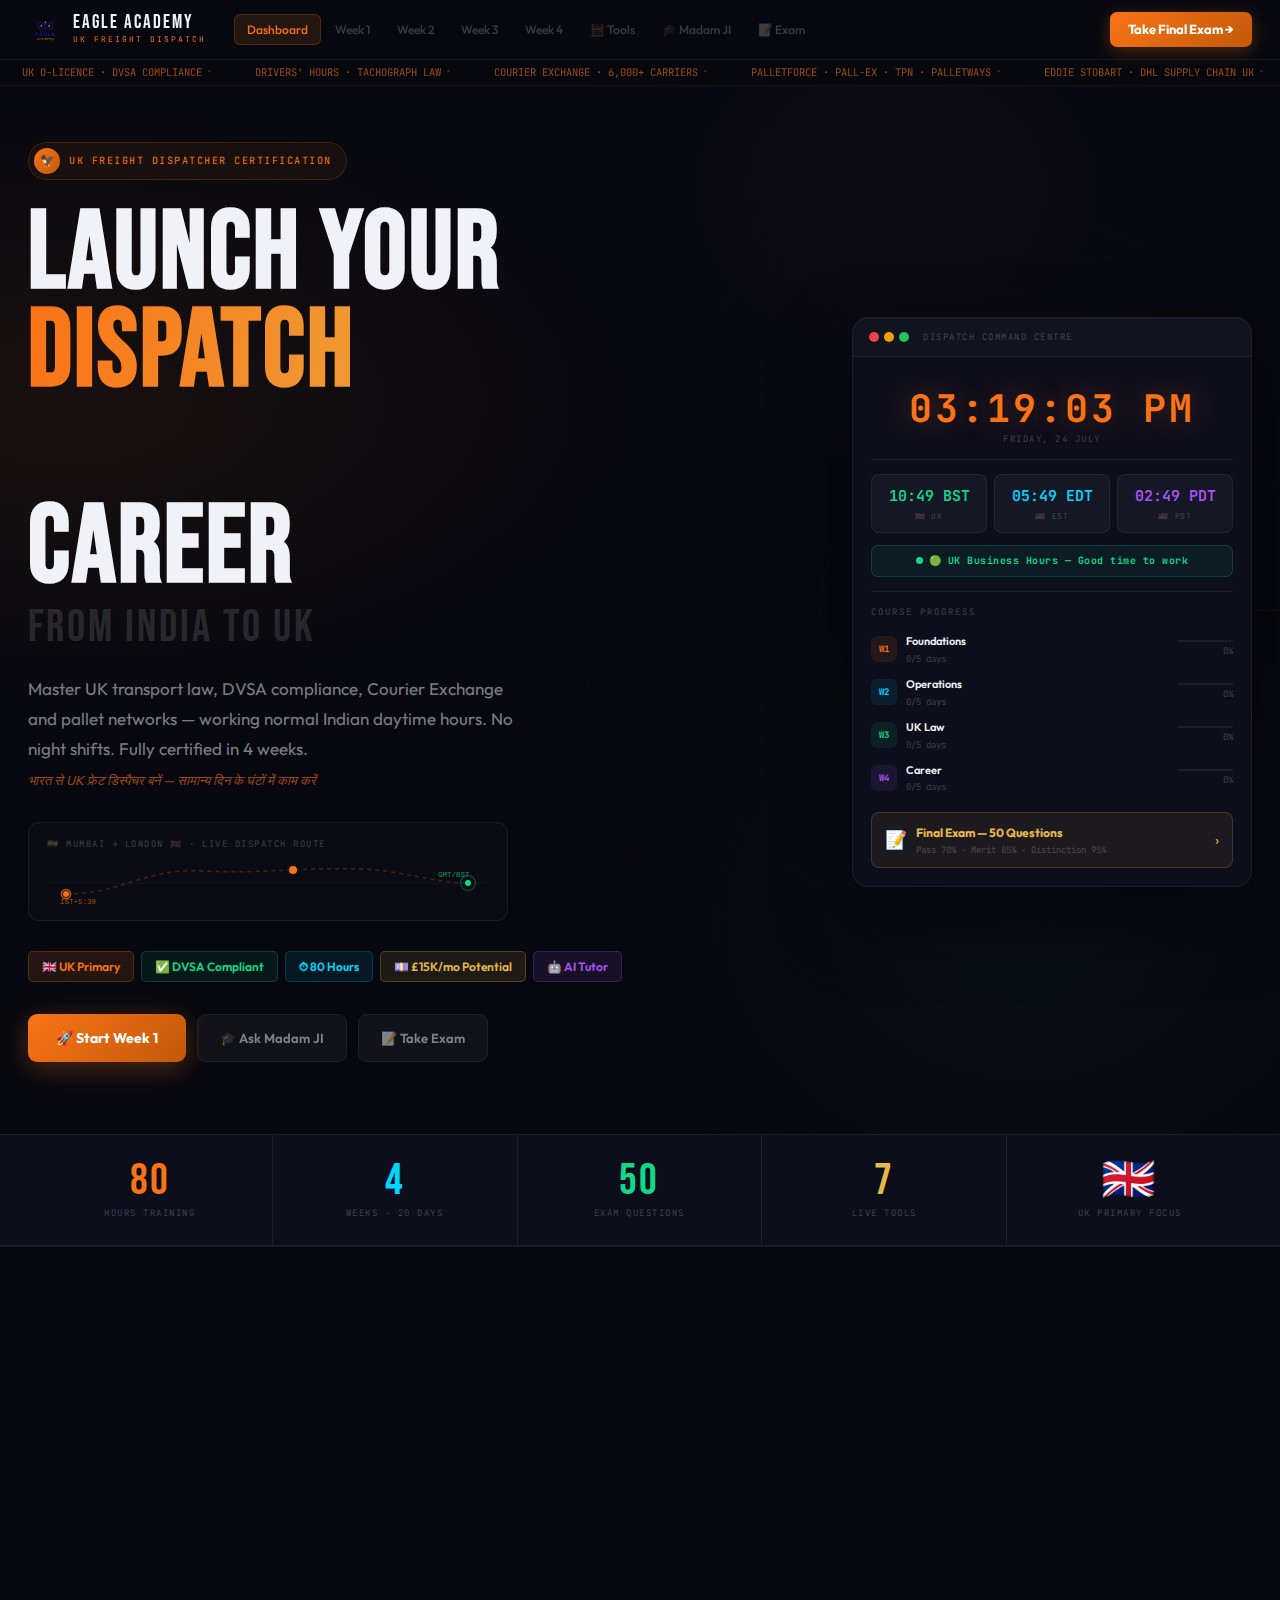
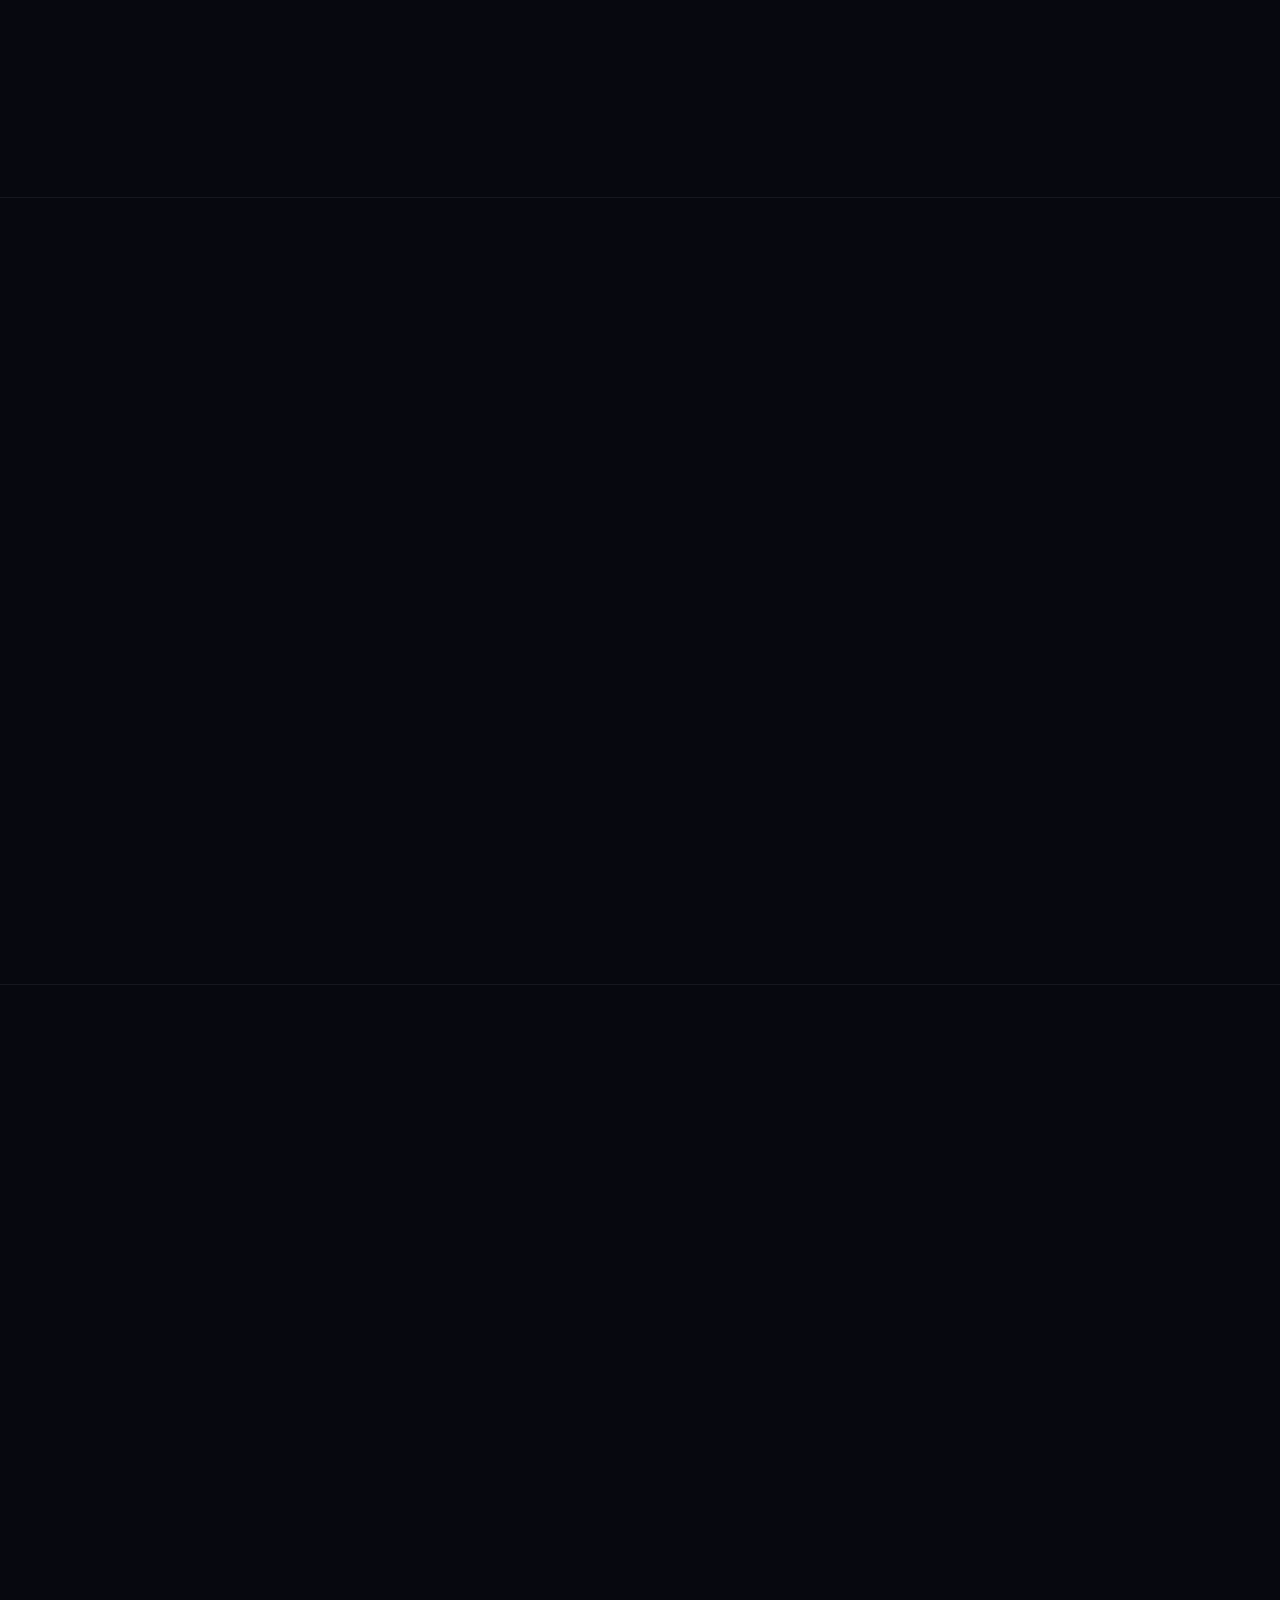
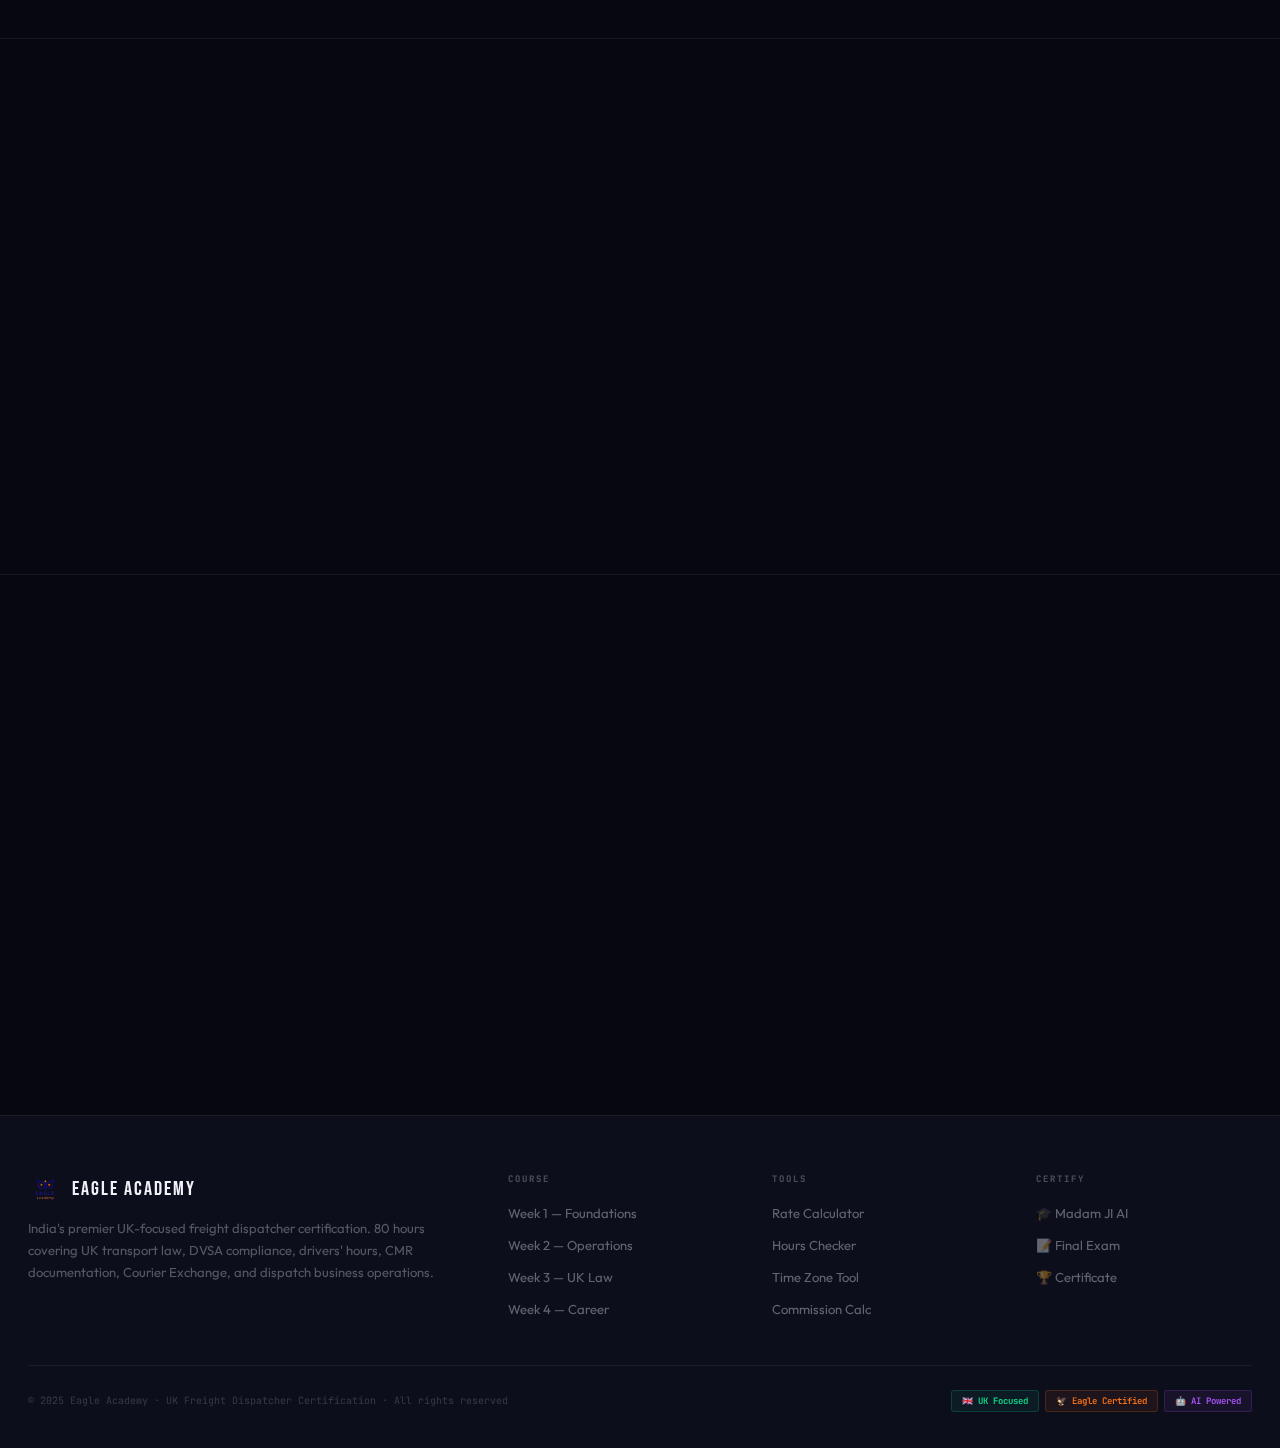
<file: index (8).html>
<!DOCTYPE html>
<html lang="en">
<head>
<meta charset="UTF-8"/>
<meta name="viewport" content="width=device-width,initial-scale=1.0"/>
<title>Eagle Academy — UK Freight Dispatcher Certification</title>
<link rel="preconnect" href="https://fonts.googleapis.com"/>
<link rel="preconnect" href="https://fonts.gstatic.com" crossorigin/>
<link href="https://fonts.googleapis.com/css2?family=Bebas+Neue&family=Outfit:wght@300;400;500;600;700;800;900&family=JetBrains+Mono:wght@400;500;600;700&display=swap" rel="stylesheet"/>
<style>
*,*::before,*::after{box-sizing:border-box;margin:0;padding:0}
:root{
  --ink:#07080f;--ink2:#0d0e1c;--ink3:#12142a;
  --fire:#f97316;--fire2:#fb923c;--fire-dim:rgba(249,115,22,0.12);--fire-glow:rgba(249,115,22,0.3);
  --gold:#e8b84b;--gold-dim:rgba(232,184,75,0.1);
  --ice:#00d4ff;--ice-dim:rgba(0,212,255,0.08);
  --jade:#10d98a;--jade-dim:rgba(16,217,138,0.08);
  --vio:#a855f7;--vio-dim:rgba(168,85,247,0.1);
  --white:#f0f2f8;--mist:rgba(240,242,248,0.5);--ghost:rgba(240,242,248,0.22);
  --faint:rgba(240,242,248,0.045);--line:rgba(240,242,248,0.065);
  --fd:'Bebas Neue',sans-serif;
  --fb:'Outfit',sans-serif;
  --fm:'JetBrains Mono',monospace;
  --ease:cubic-bezier(.22,1,.36,1);
}
html{scroll-behavior:smooth}
body{background:var(--ink);color:var(--white);font-family:var(--fb);font-size:15px;line-height:1.6;overflow-x:hidden;scrollbar-width:thin;scrollbar-color:var(--fire) var(--ink2)}
::-webkit-scrollbar{width:4px}
::-webkit-scrollbar-track{background:var(--ink2)}
::-webkit-scrollbar-thumb{background:var(--fire);border-radius:2px}

/* noise */
body::before{content:'';position:fixed;inset:0;z-index:0;pointer-events:none;opacity:.022;
  background-image:url("data:image/svg+xml,%3Csvg viewBox='0 0 200 200' xmlns='http://www.w3.org/2000/svg'%3E%3Cfilter id='n'%3E%3CfeTurbulence type='fractalNoise' baseFrequency='.85' numOctaves='4' stitchTiles='stitch'/%3E%3C/filter%3E%3Crect width='100%25' height='100%25' filter='url(%23n)'/%3E%3C/svg%3E");
  background-size:160px 160px}

/* ── NAV ── */
.nav{position:fixed;top:0;left:0;right:0;z-index:300;height:60px;background:rgba(7,8,15,0.88);backdrop-filter:blur(24px);border-bottom:1px solid var(--line)}
.nav-inner{max-width:1440px;margin:0 auto;height:100%;padding:0 28px;display:flex;align-items:center}
.nav-logo{display:flex;align-items:center;gap:11px;text-decoration:none;flex-shrink:0;margin-right:28px}
.nav-em{width:34px;height:34px;border-radius:8px;background:linear-gradient(135deg,var(--fire),#c2590a);display:flex;align-items:center;justify-content:center;font-size:17px;box-shadow:0 0 14px var(--fire-glow)}
.nav-brand-wrap .t1{font-family:var(--fd);font-size:19px;letter-spacing:2px;color:var(--white);line-height:1}
.nav-brand-wrap .t2{font-family:var(--fm);font-size:8px;color:var(--fire);letter-spacing:2px;text-transform:uppercase;margin-top:1px}
.nav-links{display:flex;align-items:center;gap:1px;overflow-x:auto;scrollbar-width:none;flex:1}
.nav-links::-webkit-scrollbar{display:none}
.nl{padding:5px 12px;border-radius:6px;text-decoration:none;color:var(--ghost);font-size:12px;font-weight:500;transition:all .15s;white-space:nowrap}
.nl:hover{color:var(--white);background:var(--faint)}.nl.act{color:var(--fire);background:var(--fire-dim)}
.nav-right{margin-left:auto;flex-shrink:0}
.btn-fire{padding:7px 18px;background:linear-gradient(135deg,var(--fire),#c2590a);border:none;border-radius:7px;color:white;font-family:var(--fb);font-size:13px;font-weight:700;cursor:pointer;text-decoration:none;display:inline-flex;align-items:center;gap:5px;box-shadow:0 4px 18px var(--fire-glow);transition:all .18s var(--ease)}
.btn-fire:hover{filter:brightness(1.1);transform:translateY(-1px);box-shadow:0 8px 28px var(--fire-glow)}

/* ── TICKER ── */
.ticker{position:fixed;top:60px;left:0;right:0;z-index:299;height:26px;background:rgba(7,8,15,0.95);overflow:hidden;border-bottom:1px solid rgba(249,115,22,0.07);display:flex;align-items:center}
.ticker-track{display:inline-flex;white-space:nowrap;animation:tickScroll 70s linear infinite}
.ticker-track span{font-family:var(--fm);font-size:10.5px;color:rgba(249,115,22,0.6);padding:0 22px;display:inline-flex;align-items:center;gap:6px}
.ticker-track span::after{content:'◆';font-size:5px;color:rgba(249,115,22,0.25)}
@keyframes tickScroll{0%{transform:translateX(0)}100%{transform:translateX(-50%)}}

/* ── FRAME ── */
.frame{padding-top:86px;position:relative;z-index:1}

/* ── HERO ── */
.hero{position:relative;overflow:hidden;min-height:calc(100vh - 86px);display:flex;align-items:center;padding:56px 28px 72px}
.hero-bg{position:absolute;inset:0;z-index:0;
  background:radial-gradient(ellipse 80% 50% at 5% 30%,rgba(249,115,22,0.07) 0%,transparent 60%),
             radial-gradient(ellipse 60% 60% at 80% 80%,rgba(0,212,255,0.04) 0%,transparent 55%),
             radial-gradient(ellipse 50% 50% at 70% 10%,rgba(168,85,247,0.04) 0%,transparent 55%),
             var(--ink)}
/* radar rings */
.radar{position:absolute;top:50%;right:-100px;transform:translateY(-50%);width:800px;height:800px;pointer-events:none;z-index:0;opacity:.6}
.rring{position:absolute;border-radius:50%;border:1px solid rgba(249,115,22,0.035);top:50%;left:50%;transform:translate(-50%,-50%)}
.r1{width:160px;height:160px;border-color:rgba(249,115,22,0.08)}
.r2{width:320px;height:320px;border-color:rgba(249,115,22,0.055)}
.r3{width:480px;height:480px}.r4{width:640px;height:640px}.r5{width:800px;height:800px}
.rsweep{position:absolute;top:50%;left:50%;width:50%;height:1px;transform-origin:0 50%;animation:sweep 6s linear infinite}
.rsweep::after{content:'';position:absolute;inset:0;background:linear-gradient(90deg,rgba(249,115,22,0.4),transparent);height:1px}
@keyframes sweep{0%{transform:rotate(-90deg)}100%{transform:rotate(270deg)}}

.hero-inner{position:relative;z-index:2;max-width:1440px;margin:0 auto;width:100%;display:grid;grid-template-columns:1fr 400px;gap:64px;align-items:center}
@media(max-width:1100px){.hero-inner{grid-template-columns:1fr}}

/* flag */
.hero-flag{display:inline-flex;align-items:center;gap:9px;padding:5px 14px 5px 5px;background:rgba(249,115,22,0.06);border:1px solid rgba(249,115,22,0.18);border-radius:99px;margin-bottom:26px}
.hero-flag-dot{width:26px;height:26px;border-radius:50%;background:linear-gradient(135deg,var(--fire),#c2590a);display:flex;align-items:center;justify-content:center;font-size:12px;animation:dotPulse 2.5s ease-in-out infinite}
@keyframes dotPulse{0%,100%{box-shadow:0 0 0 0 rgba(249,115,22,0.5)}50%{box-shadow:0 0 0 6px rgba(249,115,22,0)}}
.hero-flag-txt{font-family:var(--fm);font-size:10px;color:var(--fire);letter-spacing:1.5px;text-transform:uppercase}

/* heading */
.hero-h1{font-family:var(--fd);font-size:clamp(60px,8.5vw,110px);letter-spacing:2px;line-height:.9;margin-bottom:8px}
.hero-h1 .grad{display:block;background:linear-gradient(100deg,var(--fire) 0%,var(--gold) 40%,var(--fire2) 80%);background-size:200% auto;-webkit-background-clip:text;-webkit-text-fill-color:transparent;background-clip:text;animation:gradSlide 5s linear infinite}
@keyframes gradSlide{0%{background-position:0% center}100%{background-position:200% center}}
.hero-sub-head{font-family:var(--fd);font-size:clamp(28px,3.5vw,46px);letter-spacing:3px;color:rgba(240,242,248,0.15);margin-bottom:24px;line-height:1}
.hero-p{font-size:clamp(14px,1.5vw,17px);color:var(--mist);max-width:500px;line-height:1.75;margin-bottom:6px;font-weight:400}
.hero-p-hi{font-size:13px;color:rgba(249,115,22,0.6);margin-bottom:32px;font-style:italic}

/* route svg */
.route-box{background:rgba(255,255,255,0.02);border:1px solid var(--line);border-radius:11px;padding:14px 18px;margin-bottom:30px;max-width:480px}
.route-lbl{font-family:var(--fm);font-size:9px;color:var(--ghost);letter-spacing:1.5px;text-transform:uppercase;margin-bottom:8px}

/* pills */
.pills{display:flex;flex-wrap:wrap;gap:7px;margin-bottom:32px}
.pill{display:inline-flex;align-items:center;gap:5px;padding:5px 13px;border-radius:5px;font-size:12px;font-weight:600;border:1px solid}
.pf{background:var(--fire-dim);color:var(--fire);border-color:rgba(249,115,22,0.25)}
.pj{background:var(--jade-dim);color:var(--jade);border-color:rgba(16,217,138,0.22)}
.pi{background:var(--ice-dim);color:var(--ice);border-color:rgba(0,212,255,0.2)}
.pg{background:var(--gold-dim);color:var(--gold);border-color:rgba(232,184,75,0.25)}
.pv{background:var(--vio-dim);color:var(--vio);border-color:rgba(168,85,247,0.25)}

/* buttons */
.hero-btns{display:flex;flex-wrap:wrap;gap:11px}
.btn-primary{padding:13px 28px;background:linear-gradient(135deg,var(--fire),#c2590a);border:none;border-radius:9px;color:white;font-family:var(--fb);font-size:14px;font-weight:700;cursor:pointer;text-decoration:none;display:inline-flex;align-items:center;gap:7px;box-shadow:0 6px 28px var(--fire-glow);transition:all .2s var(--ease)}
.btn-primary:hover{transform:translateY(-2px);box-shadow:0 14px 44px var(--fire-glow);filter:brightness(1.08)}
.btn-ghost{padding:12px 22px;background:var(--faint);border:1px solid var(--line);border-radius:9px;color:var(--mist);font-family:var(--fb);font-size:13px;font-weight:600;cursor:pointer;text-decoration:none;display:inline-flex;align-items:center;gap:7px;transition:all .2s var(--ease);backdrop-filter:blur(6px)}
.btn-ghost:hover{background:rgba(255,255,255,0.08);border-color:rgba(255,255,255,0.16);transform:translateY(-1px)}

/* ── COMMAND PANEL ── */
.cmd{background:var(--ink2);border:1px solid var(--line);border-radius:16px;overflow:hidden;box-shadow:0 32px 72px rgba(0,0,0,0.55),inset 0 1px 0 rgba(255,255,255,0.04)}
.cmd-bar{padding:12px 16px;background:rgba(255,255,255,0.022);border-bottom:1px solid var(--line);display:flex;align-items:center;gap:8px}
.cmd-dots{display:flex;gap:5px}
.cmd-dot{width:10px;height:10px;border-radius:50%}
.cmd-label{font-family:var(--fm);font-size:9px;color:var(--ghost);letter-spacing:1.5px;text-transform:uppercase;margin-left:6px}
.cmd-body{padding:18px}

/* clock */
.clk{text-align:center;padding:14px 0 12px;border-bottom:1px solid var(--line);margin-bottom:14px}
.clk-time{font-family:var(--fm);font-size:38px;font-weight:700;color:var(--fire);letter-spacing:3px;line-height:1;text-shadow:0 0 30px rgba(249,115,22,0.35)}
.clk-date{font-family:var(--fm);font-size:9px;color:var(--ghost);margin-top:5px;letter-spacing:1.5px;text-transform:uppercase}
.tz-row{display:grid;grid-template-columns:1fr 1fr 1fr;gap:7px;margin-bottom:12px}
.tz-box{background:var(--faint);border:1px solid var(--line);border-radius:8px;padding:9px 10px;text-align:center}
.tz-time{font-family:var(--fm);font-size:15px;font-weight:600}
.tz-name{font-family:var(--fm);font-size:8px;color:var(--ghost);margin-top:2px;text-transform:uppercase;letter-spacing:.8px}
.uk-status{display:flex;align-items:center;justify-content:center;gap:6px;padding:7px 12px;border-radius:7px;font-family:var(--fm);font-size:10px;font-weight:600;letter-spacing:.5px;margin-bottom:14px;transition:all .3s}

/* progress */
.prog-ttl{font-family:var(--fm);font-size:9px;color:var(--ghost);text-transform:uppercase;letter-spacing:2px;margin-bottom:9px;border-top:1px solid var(--line);padding-top:13px}
.prow{display:flex;align-items:center;gap:9px;padding:5px 0}
.prow-icon{width:26px;height:26px;border-radius:6px;display:flex;align-items:center;justify-content:center;font-family:var(--fm);font-size:9px;font-weight:700;flex-shrink:0}
.prow-info{flex:1;min-width:0}
.prow-lbl{font-size:11px;font-weight:600}
.prow-sub{font-family:var(--fm);font-size:9px;color:var(--ghost);margin-top:1px}
.prow-bw{width:55px;flex-shrink:0}
.prow-track{height:2px;background:rgba(255,255,255,0.06);border-radius:99px;overflow:hidden}
.prow-fill{height:100%;border-radius:99px;transition:width 1.2s var(--ease)}
.prow-pct{font-family:var(--fm);font-size:9px;color:var(--ghost);text-align:right;margin-top:2px}
.exam-cta{margin-top:12px;padding:10px 13px;background:rgba(232,184,75,0.08);border:1px solid rgba(232,184,75,0.18);border-radius:8px;display:flex;align-items:center;gap:9px;text-decoration:none;transition:all .18s}
.exam-cta:hover{background:rgba(232,184,75,0.14);transform:translateY(-1px)}
.exam-cta-icon{font-size:18px;flex-shrink:0}
.exam-cta-t1{font-size:12px;font-weight:700;color:var(--gold)}
.exam-cta-t2{font-family:var(--fm);font-size:9px;color:var(--ghost);margin-top:1px}
.exam-cta-arr{margin-left:auto;color:var(--gold);font-size:15px}

/* ── METRICS STRIP ── */
.metrics{background:var(--ink2);border-top:1px solid var(--line);border-bottom:1px solid var(--line);padding:0 28px}
.metrics-inner{max-width:1440px;margin:0 auto;display:grid;grid-template-columns:repeat(5,1fr)}
@media(max-width:768px){.metrics-inner{grid-template-columns:repeat(2,1fr)}}
.met{padding:24px 18px;border-right:1px solid var(--line);text-align:center;transition:background .2s;position:relative;overflow:hidden}
.met:last-child{border-right:none}.met:hover{background:var(--faint)}
.met::after{content:'';position:absolute;bottom:0;left:25%;right:25%;height:2px;background:linear-gradient(90deg,transparent,var(--fire),transparent);opacity:0;transition:opacity .2s}
.met:hover::after{opacity:1}
.met-num{font-family:var(--fd);font-size:44px;letter-spacing:2px;line-height:1;margin-bottom:3px}
.met-lbl{font-family:var(--fm);font-size:9px;color:var(--ghost);letter-spacing:1.5px;text-transform:uppercase}

/* ── SECTIONS ── */
.sec{padding:80px 28px;position:relative;z-index:1}
.sec-inner{max-width:1440px;margin:0 auto}
.eyebrow{display:flex;align-items:center;gap:11px;font-family:var(--fm);font-size:10px;color:var(--fire);letter-spacing:2.5px;text-transform:uppercase;margin-bottom:12px}
.eyebrow::before{content:'';width:28px;height:1px;background:var(--fire)}
.sec-h2{font-family:var(--fd);font-size:clamp(34px,4.5vw,54px);letter-spacing:2px;line-height:.95;margin-bottom:10px}
.sec-sub{font-size:14px;color:var(--mist);max-width:480px;line-height:1.7;font-weight:400}
.rule{height:1px;background:var(--line)}

/* ── PROGRESS DASHBOARD ── */
.pd{background:var(--ink2);border:1px solid var(--line);border-radius:18px;overflow:hidden;margin-bottom:20px}
.pd-head{padding:22px 26px;background:rgba(255,255,255,0.018);border-bottom:1px solid var(--line);display:flex;align-items:center;gap:18px;flex-wrap:wrap}
.pd-ring{position:relative;width:68px;height:68px;flex-shrink:0}
.pd-ring svg{width:68px;height:68px;transform:rotate(-90deg)}
.pd-ring-bg{fill:none;stroke:rgba(255,255,255,0.05);stroke-width:5}
.pd-ring-fill{fill:none;stroke-width:5;stroke-linecap:round;stroke-dasharray:194;stroke-dashoffset:194;transition:stroke-dashoffset 1.5s var(--ease)}
.pd-ring-txt{position:absolute;inset:0;display:flex;flex-direction:column;align-items:center;justify-content:center}
.pd-ring-pct{font-family:var(--fd);font-size:18px;color:var(--fire);line-height:1}
.pd-ring-lbl{font-family:var(--fm);font-size:7px;color:var(--ghost);margin-top:1px;text-transform:uppercase;letter-spacing:1px}
.pd-info .pd-title{font-family:var(--fd);font-size:22px;letter-spacing:1px}
.pd-info .pd-status{font-size:12px;color:var(--mist);margin-top:3px}
.pd-cta{margin-left:auto}
.pd-weeks{display:grid;grid-template-columns:repeat(4,1fr);gap:1px;background:var(--line)}
@media(max-width:640px){.pd-weeks{grid-template-columns:1fr 1fr}}
.pdw{background:var(--ink2);padding:20px;text-decoration:none;color:var(--white);transition:background .18s;position:relative;overflow:hidden}
.pdw:hover{background:var(--ink3)}
.pdw::before{content:'';position:absolute;top:0;left:0;right:0;height:3px;opacity:0;transition:opacity .18s}
.pdw:hover::before{opacity:1}
.pdw1::before{background:linear-gradient(90deg,var(--fire),var(--fire2))}
.pdw2::before{background:linear-gradient(90deg,var(--ice),#0891b2)}
.pdw3::before{background:linear-gradient(90deg,var(--jade),#059669)}
.pdw4::before{background:linear-gradient(90deg,var(--vio),#7c3aed)}
.pdw-num{font-family:var(--fm);font-size:8px;color:var(--ghost);text-transform:uppercase;letter-spacing:1.5px;margin-bottom:7px}
.pdw-title{font-family:var(--fd);font-size:18px;letter-spacing:1px;line-height:1;margin-bottom:3px}
.pdw-days{font-size:11px;color:var(--mist);margin-bottom:10px}
.pdw-bar{height:2px;background:rgba(255,255,255,0.05);border-radius:99px;overflow:hidden}
.pdw-fill{height:100%;border-radius:99px;transition:width 1.2s var(--ease)}

/* ── COURSE CARDS ── */
.cc-grid{display:grid;grid-template-columns:repeat(2,1fr);gap:14px}
@media(max-width:860px){.cc-grid{grid-template-columns:1fr}}
.cc{background:var(--ink2);border:1px solid var(--line);border-radius:14px;overflow:hidden;text-decoration:none;color:var(--white);display:flex;flex-direction:column;transition:all .2s var(--ease);position:relative}
.cc:hover{transform:translateY(-3px);box-shadow:0 18px 48px rgba(0,0,0,0.5)}
.cc-stripe{height:3px}
.cc-body{padding:22px;flex:1;display:flex;flex-direction:column}
.cc-head{display:flex;align-items:flex-start;gap:12px;margin-bottom:13px}
.cc-icon{width:42px;height:42px;border-radius:10px;display:flex;align-items:center;justify-content:center;font-size:18px;flex-shrink:0}
.cc-wk{font-family:var(--fm);font-size:8px;color:var(--ghost);text-transform:uppercase;letter-spacing:1.5px}
.cc-title{font-family:var(--fd);font-size:21px;letter-spacing:1px;margin-top:2px;line-height:1.05}
.cc-desc{font-size:13px;color:rgba(240,242,248,0.42);line-height:1.68;flex:1;margin-bottom:14px;font-weight:400}
.cc-chips{display:flex;flex-wrap:wrap;gap:5px;margin-bottom:14px}
.cc-chip{padding:2px 8px;background:var(--faint);border:1px solid rgba(255,255,255,0.07);border-radius:3px;font-family:var(--fm);font-size:9px;color:var(--ghost)}
.cc-foot{display:flex;align-items:center;justify-content:space-between;padding-top:12px;border-top:1px solid var(--line)}
.cc-stat{font-family:var(--fm);font-size:9px;color:var(--ghost)}
.cc-arr{width:28px;height:28px;border-radius:7px;display:flex;align-items:center;justify-content:center;font-size:14px;transition:transform .15s}
.cc:hover .cc-arr{transform:translateX(4px)}

/* ── UK ADVANTAGE ── */
.uk-box{background:var(--ink2);border:1px solid var(--line);border-radius:18px;overflow:hidden;display:grid;grid-template-columns:1.2fr 1fr}
@media(max-width:860px){.uk-box{grid-template-columns:1fr}}
.uk-left{padding:44px;border-right:1px solid var(--line)}
@media(max-width:860px){.uk-left{border-right:none;border-bottom:1px solid var(--line)}}
.uk-flag{font-size:56px;display:block;margin-bottom:18px}
.uk-h{font-family:var(--fd);font-size:clamp(32px,3.5vw,48px);letter-spacing:2px;line-height:.95;margin-bottom:12px}
.uk-p{font-size:14px;color:var(--mist);line-height:1.75;max-width:360px;font-weight:400}
.uk-right{padding:36px 32px}
.uk-fact{padding:16px 0;border-bottom:1px solid var(--line);display:flex;align-items:center;gap:14px}
.uk-fact:last-child{border-bottom:none}
.uk-ficon{width:38px;height:38px;border-radius:9px;display:flex;align-items:center;justify-content:center;font-size:16px;flex-shrink:0}
.uk-fnum{font-family:var(--fd);font-size:26px;letter-spacing:1px;line-height:1}
.uk-flbl{font-size:12px;color:var(--mist);margin-top:2px;font-weight:400}

/* ── TOOLS ── */
.tools-grid{display:grid;grid-template-columns:repeat(3,1fr);gap:11px}
@media(max-width:860px){.tools-grid{grid-template-columns:1fr 1fr}}
@media(max-width:560px){.tools-grid{grid-template-columns:1fr}}
.tt{background:var(--ink2);border:1px solid var(--line);border-radius:13px;padding:20px;text-decoration:none;color:var(--white);display:flex;gap:13px;align-items:flex-start;transition:all .18s var(--ease);position:relative;overflow:hidden}
.tt::before{content:'';position:absolute;inset:0;border-radius:13px;opacity:0;transition:opacity .18s}
.tt:hover{transform:translateY(-2px)}.tt:hover::before{opacity:1}
.tt-fire::before{background:radial-gradient(ellipse at 0 0,rgba(249,115,22,0.08),transparent 55%)}.tt-fire:hover{border-color:rgba(249,115,22,0.3)}
.tt-ice::before{background:radial-gradient(ellipse at 0 0,rgba(0,212,255,0.07),transparent 55%)}.tt-ice:hover{border-color:rgba(0,212,255,0.28)}
.tt-jade::before{background:radial-gradient(ellipse at 0 0,rgba(16,217,138,0.07),transparent 55%)}.tt-jade:hover{border-color:rgba(16,217,138,0.28)}
.tt-gold::before{background:radial-gradient(ellipse at 0 0,rgba(232,184,75,0.08),transparent 55%)}.tt-gold:hover{border-color:rgba(232,184,75,0.28)}
.tt-vio::before{background:radial-gradient(ellipse at 0 0,rgba(168,85,247,0.09),transparent 55%)}.tt-vio:hover{border-color:rgba(168,85,247,0.3)}
.tt-ghost::before{background:radial-gradient(ellipse at 0 0,rgba(240,242,248,0.04),transparent 55%)}.tt-ghost:hover{border-color:rgba(240,242,248,0.15)}
.tt-icon{width:40px;height:40px;border-radius:9px;display:flex;align-items:center;justify-content:center;font-size:17px;flex-shrink:0;position:relative;z-index:1}
.tt-fire .tt-icon{background:rgba(249,115,22,0.1)}.tt-ice .tt-icon{background:rgba(0,212,255,0.09)}.tt-jade .tt-icon{background:rgba(16,217,138,0.09)}.tt-gold .tt-icon{background:rgba(232,184,75,0.09)}.tt-vio .tt-icon{background:rgba(168,85,247,0.1)}.tt-ghost .tt-icon{background:var(--faint)}
.tt-body{position:relative;z-index:1}
.tt-title{font-family:var(--fd);font-size:16px;letter-spacing:.8px;margin-bottom:3px}
.tt-desc{font-size:11px;color:rgba(240,242,248,0.38);line-height:1.5;font-weight:400}

/* ── MADAM JI BANNER ── */
.mj{background:var(--ink2);border:1px solid rgba(168,85,247,0.18);border-radius:18px;overflow:hidden;display:grid;grid-template-columns:1fr auto;position:relative}
@media(max-width:768px){.mj{grid-template-columns:1fr}}
.mj::before{content:'';position:absolute;inset:0;background:radial-gradient(ellipse 55% 80% at 85% 50%,rgba(124,58,237,0.07),transparent 65%);pointer-events:none}
.mj-body{padding:44px;position:relative;z-index:1}
.mj-ey{font-family:var(--fm);font-size:9px;color:var(--vio);letter-spacing:2px;text-transform:uppercase;margin-bottom:13px}
.mj-h{font-family:var(--fd);font-size:clamp(28px,3.5vw,46px);letter-spacing:2px;margin-bottom:11px;line-height:.95}
.mj-p{font-size:14px;color:var(--mist);line-height:1.72;max-width:460px;margin-bottom:26px;font-weight:400}
.mj-tags{display:flex;flex-wrap:wrap;gap:6px;margin-bottom:24px}
.mj-tag{padding:3px 11px;border-radius:3px;font-family:var(--fm);font-size:9px;font-weight:600;letter-spacing:.5px;border:1px solid}
.btn-vio{padding:12px 26px;background:linear-gradient(135deg,#7c3aed,#4f46e5);border:none;border-radius:8px;color:white;font-family:var(--fb);font-size:14px;font-weight:700;cursor:pointer;text-decoration:none;display:inline-flex;align-items:center;gap:7px;box-shadow:0 5px 22px rgba(124,58,237,0.32);transition:all .2s var(--ease)}
.btn-vio:hover{filter:brightness(1.1);transform:translateY(-1px);box-shadow:0 10px 36px rgba(124,58,237,0.45)}
.mj-orb-wrap{display:flex;align-items:center;justify-content:center;padding:44px 52px}
.mj-orb{width:100px;height:100px;border-radius:50%;background:linear-gradient(135deg,#7c3aed,#4f46e5 50%,var(--fire));display:flex;align-items:center;justify-content:center;font-size:48px;box-shadow:0 0 0 1px rgba(124,58,237,0.3),0 0 50px rgba(124,58,237,0.28);animation:orbPulse 3s ease-in-out infinite}
@keyframes orbPulse{0%,100%{box-shadow:0 0 0 1px rgba(124,58,237,0.3),0 0 50px rgba(124,58,237,0.28)}50%{box-shadow:0 0 0 1px rgba(124,58,237,0.5),0 0 80px rgba(124,58,237,0.5)}}

/* ── FOOTER ── */
footer{background:var(--ink2);border-top:1px solid var(--line);padding:56px 28px 36px;position:relative;z-index:1}
.foot-inner{max-width:1440px;margin:0 auto}
.foot-top{display:grid;grid-template-columns:2fr 1fr 1fr 1fr;gap:48px;padding-bottom:44px;border-bottom:1px solid var(--line);margin-bottom:24px}
@media(max-width:860px){.foot-top{grid-template-columns:1fr 1fr}}
@media(max-width:500px){.foot-top{grid-template-columns:1fr}}
.foot-logo{display:flex;align-items:center;gap:10px;margin-bottom:12px}
.foot-em{width:34px;height:34px;border-radius:8px;background:linear-gradient(135deg,var(--fire),#c2590a);display:flex;align-items:center;justify-content:center;font-size:16px}
.foot-brand{font-family:var(--fd);font-size:20px;letter-spacing:2px}
.foot-desc{font-size:13px;color:rgba(240,242,248,0.32);line-height:1.68;font-weight:400}
.foot-col h5{font-family:var(--fm);font-size:9px;color:rgba(240,242,248,0.28);text-transform:uppercase;letter-spacing:2px;margin-bottom:14px}
.foot-col ul{list-style:none;display:flex;flex-direction:column;gap:8px}
.foot-col ul a{text-decoration:none;color:rgba(240,242,248,0.38);font-size:13px;transition:color .15s;font-weight:400}
.foot-col ul a:hover{color:var(--fire)}
.foot-bottom{display:flex;align-items:center;justify-content:space-between;flex-wrap:wrap;gap:10px}
.foot-copy{font-family:var(--fm);font-size:10px;color:rgba(240,242,248,0.18)}
.foot-badges{display:flex;gap:6px;flex-wrap:wrap}
.fbadge{padding:3px 10px;border-radius:3px;font-family:var(--fm);font-size:9px;font-weight:600;border:1px solid}

/* ── ANIM ── */
@keyframes fadeUp{from{opacity:0;transform:translateY(18px)}to{opacity:1;transform:translateY(0)}}
.fu{animation:fadeUp .65s var(--ease) both}
.d1{animation-delay:.06s}.d2{animation-delay:.14s}.d3{animation-delay:.22s}
.d4{animation-delay:.30s}.d5{animation-delay:.38s}.d6{animation-delay:.46s}
.reveal{opacity:0;transform:translateY(16px);transition:opacity .6s var(--ease),transform .6s var(--ease)}
.reveal.in{opacity:1;transform:translateY(0)}

/* ══════════════════════════════════════════
   HOVER & CLICK UPGRADES — ALL ELEMENTS
══════════════════════════════════════════ */

/* Cursor pointer on everything clickable */
a,button,[onclick]{cursor:pointer}

/* Nav logo hover */
.nav-logo{transition:opacity .15s}
.nav-logo:hover{opacity:.82}
.nav-logo:hover .nav-brand-wrap .t1{color:var(--fire)}

/* Nav links — stronger hover */
.nl{border:1px solid transparent}
.nl:hover{color:var(--white);background:rgba(249,115,22,0.06);border-color:rgba(249,115,22,0.15)}
.nl.act{border-color:rgba(249,115,22,0.22)}

/* Metrics — number scale + colour flash */
.met{cursor:default}
.met:hover .met-num{transform:scale(1.08);transition:transform .2s var(--ease)}
.met-num{display:block;transition:transform .2s var(--ease)}

/* Progress week cards — richer hover */
.pdw{cursor:pointer}
.pdw:hover{background:var(--ink3);box-shadow:inset 0 0 40px rgba(249,115,22,0.04)}
.pdw:hover .pdw-title{color:var(--fire2)}
.pdw:hover .pdw-num{color:var(--fire);transition:color .18s}
.pdw-title{transition:color .18s}

/* Course cards — border colour on hover matches stripe */
.cc:hover{transform:translateY(-4px)}
.cc:nth-child(1):hover{border-color:rgba(249,115,22,0.4);box-shadow:0 20px 50px rgba(249,115,22,0.1)}
.cc:nth-child(2):hover{border-color:rgba(0,212,255,0.35);box-shadow:0 20px 50px rgba(0,212,255,0.08)}
.cc:nth-child(3):hover{border-color:rgba(16,217,138,0.35);box-shadow:0 20px 50px rgba(16,217,138,0.08)}
.cc:nth-child(4):hover{border-color:rgba(168,85,247,0.35);box-shadow:0 20px 50px rgba(168,85,247,0.08)}
.cc:hover .cc-title{color:var(--fire2);transition:color .18s}
.cc-title{transition:color .18s}
.cc:hover .cc-chip{border-color:rgba(255,255,255,0.15);color:rgba(240,242,248,0.7);transition:all .18s}
.cc-chip{transition:all .18s}

/* UK facts — hover highlight */
.uk-fact{transition:background .18s,padding .18s;border-radius:8px;padding:16px 8px}
.uk-fact:hover{background:rgba(255,255,255,0.03);padding-left:14px}
.uk-fact:hover .uk-fnum{filter:brightness(1.2)}
.uk-fnum{transition:filter .18s}

/* Tool tiles — icon bounce on hover */
.tt:hover .tt-icon{transform:scale(1.12) rotate(-4deg);transition:transform .22s var(--ease)}
.tt-icon{transition:transform .22s var(--ease)}
.tt:hover .tt-title{color:var(--fire2)}
.tt-title{transition:color .18s}

/* Hero pills hover */
.pill{transition:all .2s var(--ease);cursor:default}
.pill.pf:hover{background:rgba(249,115,22,0.2);border-color:rgba(249,115,22,0.5);transform:translateY(-1px)}
.pill.pj:hover{background:rgba(16,217,138,0.16);border-color:rgba(16,217,138,0.4);transform:translateY(-1px)}
.pill.pi:hover{background:rgba(0,212,255,0.14);border-color:rgba(0,212,255,0.38);transform:translateY(-1px)}
.pill.pg:hover{background:rgba(232,184,75,0.18);border-color:rgba(232,184,75,0.45);transform:translateY(-1px)}
.pill.pv:hover{background:rgba(168,85,247,0.18);border-color:rgba(168,85,247,0.45);transform:translateY(-1px)}

/* Madam JI banner hover */
.mj{transition:border-color .25s,box-shadow .25s}
.mj:hover{border-color:rgba(168,85,247,0.35);box-shadow:0 0 60px rgba(168,85,247,0.07)}

/* Madam JI orb click bounce */
.mj-orb{transition:transform .2s var(--ease)}
.mj-orb-wrap:hover .mj-orb{transform:scale(1.08)}

/* Command panel progress rows hover */
.prow{border-radius:8px;padding:5px 8px;margin:0 -8px;transition:background .18s}
.prow:hover{background:rgba(255,255,255,0.03)}

/* Exam CTA richer hover */
.exam-cta:hover{background:rgba(232,184,75,0.18);border-color:rgba(232,184,75,0.4);box-shadow:0 4px 20px rgba(232,184,75,0.12)}
.exam-cta:hover .exam-cta-arr{transform:translateX(3px);transition:transform .18s}
.exam-cta-arr{transition:transform .18s}

/* Footer badges hover */
.fbadge{transition:all .18s;cursor:default}
.fbadge:hover{transform:translateY(-1px);filter:brightness(1.3)}

/* Hero buttons — active press effect */
.btn-primary:active,.btn-ghost:active,.btn-fire:active,.btn-vio:active{transform:translateY(0) scale(0.98)!important}

/* Scroll-triggered section headings glow */
.sec-h2{transition:text-shadow .3s}
.sec:hover .sec-h2{text-shadow:0 0 60px rgba(249,115,22,0.15)}

@media(max-width:768px){
  .hero{padding:36px 18px 56px}
  .sec{padding:56px 18px}
  .metrics{padding:0 18px}
  .mj-body{padding:30px 22px}
  .mj-orb-wrap{padding:0 22px 30px}
  .uk-left{padding:30px 22px}
  .uk-right{padding:26px 22px}
  footer{padding:44px 18px 28px}
  .nav-inner{padding:0 18px}
}
</style>
</head>
<body>

<!-- NAV -->
<nav class="nav">
  <div class="nav-inner">
    <a href="index.html" class="nav-logo">
      <img src="assets/logo.png" style="height:34px;width:34px;object-fit:contain;border-radius:8px;" alt="Eagle Academy"/>
      <div class="nav-brand-wrap">
        <div class="t1">EAGLE ACADEMY</div>
        <div class="t2">UK Freight Dispatch</div>
      </div>
    </a>
    <div class="nav-links">
      <a href="index.html" class="nl act">Dashboard</a>
      <a href="week1.html" class="nl">Week 1</a>
      <a href="week2.html" class="nl">Week 2</a>
      <a href="week3.html" class="nl">Week 3</a>
      <a href="week4.html" class="nl">Week 4</a>
      <a href="tools.html" class="nl">🧮 Tools</a>
      <a href="madam-ji.html" class="nl">🎓 Madam JI</a>
      <a href="exam.html" class="nl">📝 Exam</a>
    </div>
    <div class="nav-right">
      <a href="exam.html" class="btn-fire">Take Final Exam →</a>
    </div>
  </div>
</nav>

<!-- TICKER -->
<div class="ticker">
  <div class="ticker-track">
    <span>UK O-LICENCE · DVSA COMPLIANCE</span>
    <span>DRIVERS' HOURS · TACHOGRAPH LAW</span>
    <span>COURIER EXCHANGE · 6,000+ CARRIERS</span>
    <span>PALLETFORCE · PALL-EX · TPN · PALLETWAYS</span>
    <span>EDDIE STOBART · DHL SUPPLY CHAIN UK</span>
    <span>CMR NOTES · CONSIGNMENT NOTES</span>
    <span>IST +05:30 · UK 8AM = INDIA 1:30PM</span>
    <span>£2.50+/MILE · 8% COMMISSION · ₹15L/MO POTENTIAL</span>
    <span>80 HOURS · 4 WEEKS · EAGLE CERTIFIED</span>
    <span>UK O-LICENCE · DVSA COMPLIANCE</span>
    <span>DRIVERS' HOURS · TACHOGRAPH LAW</span>
    <span>COURIER EXCHANGE · 6,000+ CARRIERS</span>
    <span>PALLETFORCE · PALL-EX · TPN · PALLETWAYS</span>
    <span>EDDIE STOBART · DHL SUPPLY CHAIN UK</span>
    <span>CMR NOTES · CONSIGNMENT NOTES</span>
    <span>IST +05:30 · UK 8AM = INDIA 1:30PM</span>
    <span>£2.50+/MILE · 8% COMMISSION · ₹15L/MO POTENTIAL</span>
    <span>80 HOURS · 4 WEEKS · EAGLE CERTIFIED</span>
  </div>
</div>

<div class="frame">

<!-- ═══ HERO ═══ -->
<section class="hero">
  <div class="hero-bg"></div>
  <!-- radar rings (right side) -->
  <div class="radar" aria-hidden="true">
    <div class="rring r1"></div><div class="rring r2"></div>
    <div class="rring r3"></div><div class="rring r4"></div><div class="rring r5"></div>
    <div class="rsweep"></div>
  </div>

  <div class="hero-inner">
    <!-- LEFT -->
    <div>
      <div class="hero-flag fu d1">
        <div class="hero-flag-dot">🦅</div>
        <span class="hero-flag-txt">UK Freight Dispatcher Certification</span>
      </div>

      <h1 class="hero-h1 fu d2">
        LAUNCH YOUR<br/>
        <span class="grad">DISPATCH</span><br/>
        CAREER
      </h1>
      <div class="hero-sub-head fu d2">FROM INDIA TO UK</div>

      <p class="hero-p fu d3">Master UK transport law, DVSA compliance, Courier Exchange and pallet networks — working normal Indian daytime hours. No night shifts. Fully certified in 4 weeks.</p>
      <p class="hero-p-hi fu d3">भारत से UK फ्रेट डिस्पैचर बनें — सामान्य दिन के घंटों में काम करें</p>

      <!-- Animated route -->
      <div class="route-box fu d3">
        <div class="route-lbl">🇮🇳 Mumbai → London 🇬🇧 · Live Dispatch Route</div>
        <svg viewBox="0 0 440 46" fill="none" style="width:100%;height:46px;display:block">
          <line x1="0" y1="23" x2="440" y2="23" stroke="rgba(255,255,255,0.04)" stroke-width="1"/>
          <path d="M18 34 C75 34,95 8,155 11 C215 14,255 7,315 9 C355 11,388 23,420 23" stroke="rgba(249,115,22,0.22)" stroke-width="1.5" fill="none" stroke-dasharray="4 4"/>
          <circle r="4" fill="#f97316">
            <animateMotion dur="4s" repeatCount="indefinite" path="M18 34 C75 34,95 8,155 11 C215 14,255 7,315 9 C355 11,388 23,420 23"/>
          </circle>
          <circle cx="18" cy="34" r="3" fill="#f97316"/>
          <circle cx="18" cy="34" r="3" fill="none" stroke="#f97316" stroke-width="1.5"><animate attributeName="r" values="3;9;3" dur="2s" repeatCount="indefinite"/><animate attributeName="opacity" values="1;0;1" dur="2s" repeatCount="indefinite"/></circle>
          <circle cx="420" cy="23" r="3" fill="#10d98a"/>
          <circle cx="420" cy="23" r="3" fill="none" stroke="#10d98a" stroke-width="1.5"><animate attributeName="r" values="3;9;3" dur="2s" begin="1s" repeatCount="indefinite"/><animate attributeName="opacity" values="1;0;1" dur="2s" begin="1s" repeatCount="indefinite"/></circle>
          <text x="12" y="44" fill="rgba(249,115,22,0.65)" font-family="monospace" font-size="7.5">IST+5:30</text>
          <text x="390" y="17" fill="rgba(16,217,138,0.65)" font-family="monospace" font-size="7.5">GMT/BST</text>
        </svg>
      </div>

      <div class="pills fu d4">
        <span class="pill pf">🇬🇧 UK Primary</span>
        <span class="pill pj">✅ DVSA Compliant</span>
        <span class="pill pi">⏱ 80 Hours</span>
        <span class="pill pg">💷 £15K/mo Potential</span>
        <span class="pill pv">🤖 AI Tutor</span>
      </div>

      <div class="hero-btns fu d5">
        <a href="week1.html" class="btn-primary">🚀 Start Week 1</a>
        <a href="madam-ji.html" class="btn-ghost">🎓 Ask Madam JI</a>
        <a href="exam.html" class="btn-ghost">📝 Take Exam</a>
      </div>
    </div>

    <!-- RIGHT: Command Panel -->
    <div class="fu d3">
      <div class="cmd">
        <div class="cmd-bar">
          <div class="cmd-dots">
            <div class="cmd-dot" style="background:#ef4444"></div>
            <div class="cmd-dot" style="background:#f59e0b"></div>
            <div class="cmd-dot" style="background:#22c55e"></div>
          </div>
          <div class="cmd-label">DISPATCH COMMAND CENTRE</div>
        </div>
        <div class="cmd-body">
          <div class="clk">
            <div class="clk-time" id="clk_ist">--:--:--</div>
            <div class="clk-date" id="clk_date">Loading...</div>
          </div>
          <div class="tz-row">
            <div class="tz-box"><div class="tz-time" style="color:#10d98a" id="clk_uk">--:--</div><div class="tz-name">🇬🇧 UK</div></div>
            <div class="tz-box"><div class="tz-time" style="color:#00d4ff" id="clk_est">--:--</div><div class="tz-name">🇺🇸 EST</div></div>
            <div class="tz-box"><div class="tz-time" style="color:#a855f7" id="clk_pst">--:--</div><div class="tz-name">🇺🇸 PST</div></div>
          </div>
          <div class="uk-status" id="uk_status">
            <span id="uk_dot" style="width:7px;height:7px;border-radius:50%;display:inline-block;flex-shrink:0"></span>
            <span id="uk_txt">Checking UK hours...</span>
          </div>
          <div class="prog-ttl">Course Progress</div>
          <div class="prow">
            <div class="prow-icon" style="background:rgba(249,115,22,0.1);color:#f97316">W1</div>
            <div class="prow-info"><div class="prow-lbl">Foundations</div><div class="prow-sub" id="p1s">0/5 days</div></div>
            <div class="prow-bw"><div class="prow-track"><div class="prow-fill" id="p1f" style="background:#f97316;width:0%"></div></div><div class="prow-pct" id="p1p">0%</div></div>
          </div>
          <div class="prow">
            <div class="prow-icon" style="background:rgba(0,212,255,0.09);color:#00d4ff">W2</div>
            <div class="prow-info"><div class="prow-lbl">Operations</div><div class="prow-sub" id="p2s">0/5 days</div></div>
            <div class="prow-bw"><div class="prow-track"><div class="prow-fill" id="p2f" style="background:#00d4ff;width:0%"></div></div><div class="prow-pct" id="p2p">0%</div></div>
          </div>
          <div class="prow">
            <div class="prow-icon" style="background:rgba(16,217,138,0.09);color:#10d98a">W3</div>
            <div class="prow-info"><div class="prow-lbl">UK Law</div><div class="prow-sub" id="p3s">0/5 days</div></div>
            <div class="prow-bw"><div class="prow-track"><div class="prow-fill" id="p3f" style="background:#10d98a;width:0%"></div></div><div class="prow-pct" id="p3p">0%</div></div>
          </div>
          <div class="prow">
            <div class="prow-icon" style="background:rgba(168,85,247,0.1);color:#a855f7">W4</div>
            <div class="prow-info"><div class="prow-lbl">Career</div><div class="prow-sub" id="p4s">0/5 days</div></div>
            <div class="prow-bw"><div class="prow-track"><div class="prow-fill" id="p4f" style="background:#a855f7;width:0%"></div></div><div class="prow-pct" id="p4p">0%</div></div>
          </div>
          <a href="exam.html" class="exam-cta">
            <div class="exam-cta-icon">📝</div>
            <div><div class="exam-cta-t1" id="exam_lbl">Final Exam — 50 Questions</div><div class="exam-cta-t2">Pass 70% · Merit 85% · Distinction 95%</div></div>
            <div class="exam-cta-arr">›</div>
          </a>
        </div>
      </div>
    </div>
  </div>
</section>

<!-- METRICS -->
<div class="metrics">
  <div class="metrics-inner">
    <div class="met"><div class="met-num" style="color:#f97316">80</div><div class="met-lbl">Hours Training</div></div>
    <div class="met"><div class="met-num" style="color:#00d4ff">4</div><div class="met-lbl">Weeks · 20 Days</div></div>
    <div class="met"><div class="met-num" style="color:#10d98a">50</div><div class="met-lbl">Exam Questions</div></div>
    <div class="met"><div class="met-num" style="color:#e8b84b">7</div><div class="met-lbl">Live Tools</div></div>
    <div class="met"><div class="met-num" style="color:#a855f7">🇬🇧</div><div class="met-lbl">UK Primary Focus</div></div>
  </div>
</div>
<div class="rule"></div>

<!-- PROGRESS -->
<section class="sec">
  <div class="sec-inner">
    <div class="eyebrow reveal">Your Journey</div>
    <h2 class="sec-h2 reveal">COURSE PROGRESS</h2>
    <p class="sec-sub reveal" style="margin-bottom:32px">Completed days save automatically. Pick up exactly where you left off.</p>
    <div class="pd reveal">
      <div class="pd-head">
        <div class="pd-ring">
          <svg viewBox="0 0 68 68"><circle class="pd-ring-bg" cx="34" cy="34" r="29"/><circle class="pd-ring-fill" id="ring" cx="34" cy="34" r="29" stroke="url(#rg)"/><defs><linearGradient id="rg" x1="0%" y1="0%" x2="100%" y2="0%"><stop offset="0%" stop-color="#f97316"/><stop offset="100%" stop-color="#e8b84b"/></linearGradient></defs></svg>
          <div class="pd-ring-txt"><div class="pd-ring-pct" id="ring_pct">0%</div><div class="pd-ring-lbl">DONE</div></div>
        </div>
        <div class="pd-info">
          <div class="pd-title">Eagle Academy Student</div>
          <div class="pd-status" id="pd_status">Click Week 1 to begin your journey</div>
        </div>
        <div class="pd-cta"><a href="exam.html" class="btn-fire">📝 Final Exam</a></div>
      </div>
      <div class="pd-weeks">
        <a href="week1.html" class="pdw pdw1"><div class="pdw-num">Week 01</div><div class="pdw-title">FOUNDATIONS</div><div class="pdw-days" id="wd1">0 / 5 days</div><div class="pdw-bar"><div class="pdw-fill" id="wf1" style="background:#f97316;width:0%"></div></div></a>
        <a href="week2.html" class="pdw pdw2"><div class="pdw-num">Week 02</div><div class="pdw-title">OPERATIONS</div><div class="pdw-days" id="wd2">0 / 5 days</div><div class="pdw-bar"><div class="pdw-fill" id="wf2" style="background:#00d4ff;width:0%"></div></div></a>
        <a href="week3.html" class="pdw pdw3"><div class="pdw-num">Week 03</div><div class="pdw-title">UK LAW</div><div class="pdw-days" id="wd3">0 / 5 days</div><div class="pdw-bar"><div class="pdw-fill" id="wf3" style="background:#10d98a;width:0%"></div></div></a>
        <a href="week4.html" class="pdw pdw4"><div class="pdw-num">Week 04</div><div class="pdw-title">CAREER LAUNCH</div><div class="pdw-days" id="wd4">0 / 5 days</div><div class="pdw-bar"><div class="pdw-fill" id="wf4" style="background:#a855f7;width:0%"></div></div></a>
      </div>
    </div>
  </div>
</section>
<div class="rule"></div>

<!-- COURSE CARDS -->
<section class="sec" style="padding-top:68px">
  <div class="sec-inner">
    <div class="eyebrow reveal">Curriculum</div>
    <h2 class="sec-h2 reveal">4-WEEK PROGRAMME</h2>
    <p class="sec-sub reveal" style="margin-bottom:36px">80 guided hours — from dispatcher basics to UK-certified and job-ready.</p>
    <div class="cc-grid">
      <a href="week1.html" class="cc reveal"><div class="cc-stripe" style="background:linear-gradient(90deg,#f97316,#fb923c)"></div><div class="cc-body"><div class="cc-head"><div class="cc-icon" style="background:rgba(249,115,22,0.1)">📚</div><div><div class="cc-wk">Week 1 · Days 1–5</div><div class="cc-title">DISPATCH FOUNDATIONS</div></div></div><p class="cc-desc">The dispatcher role, freight structure, trailer types, FTL/LTL, USA geography, Hours of Service, load boards, and your first real booking.</p><div class="cc-chips"><span class="cc-chip">Dispatcher Role</span><span class="cc-chip">Trailer Types</span><span class="cc-chip">USA HOS</span><span class="cc-chip">DAT Board</span><span class="cc-chip">RPM</span></div><div class="cc-foot"><div class="cc-stat">⏱ 20 hrs · 5 days</div><div class="cc-arr" style="background:rgba(249,115,22,0.1);color:#f97316">›</div></div></div></a>
      <a href="week2.html" class="cc reveal"><div class="cc-stripe" style="background:linear-gradient(90deg,#00d4ff,#0891b2)"></div><div class="cc-body"><div class="cc-head"><div class="cc-icon" style="background:rgba(0,212,255,0.09)">⚙️</div><div><div class="cc-wk">Week 2 · Days 6–10</div><div class="cc-title">DISPATCH OPERATIONS</div></div></div><p class="cc-desc">ICAR broker calls, rate negotiation, all documents (BOL, RC, W-9, COI), factoring, TMS systems, detention pay, and cargo claims.</p><div class="cc-chips"><span class="cc-chip">ICAR Method</span><span class="cc-chip">Negotiation</span><span class="cc-chip">BOL / RC / W-9</span><span class="cc-chip">Detention</span><span class="cc-chip">TMS</span></div><div class="cc-foot"><div class="cc-stat">⏱ 20 hrs · 5 days</div><div class="cc-arr" style="background:rgba(0,212,255,0.09);color:#00d4ff">›</div></div></div></a>
      <a href="week3.html" class="cc reveal"><div class="cc-stripe" style="background:linear-gradient(90deg,#10d98a,#059669)"></div><div class="cc-body"><div class="cc-head"><div class="cc-icon" style="background:rgba(16,217,138,0.09)">🇬🇧</div><div><div class="cc-wk">Week 3 · Days 11–15</div><div class="cc-title">UK LAW & OPERATIONS</div></div></div><p class="cc-desc">UK O-Licence, DVSA, drivers' hours, tachograph, CMR Notes, Courier Exchange, Eddie Stobart, DHL, all pallet networks (Palletforce, Pall-Ex, TPN).</p><div class="cc-chips"><span class="cc-chip">O-Licence</span><span class="cc-chip">DVSA</span><span class="cc-chip">Tachograph</span><span class="cc-chip">CMR Notes</span><span class="cc-chip">Courier Exchange</span></div><div class="cc-foot"><div class="cc-stat">⏱ 20 hrs · 5 days</div><div class="cc-arr" style="background:rgba(16,217,138,0.09);color:#10d98a">›</div></div></div></a>
      <a href="week4.html" class="cc reveal"><div class="cc-stripe" style="background:linear-gradient(90deg,#a855f7,#7c3aed)"></div><div class="cc-body"><div class="cc-head"><div class="cc-icon" style="background:rgba(168,85,247,0.1)">🚀</div><div><div class="cc-wk">Week 4 · Days 16–20</div><div class="cc-title">UK CAREER LAUNCH</div></div></div><p class="cc-desc">UK dispatcher CV, LinkedIn with ATS keywords, 12 interview Q&As with model answers, job boards, carrier acquisition scripts, dispatch business setup.</p><div class="cc-chips"><span class="cc-chip">UK CV</span><span class="cc-chip">LinkedIn</span><span class="cc-chip">12 Interview Q&As</span><span class="cc-chip">Job Strategy</span><span class="cc-chip">Commission</span></div><div class="cc-foot"><div class="cc-stat">⏱ 20 hrs · 5 days</div><div class="cc-arr" style="background:rgba(168,85,247,0.1);color:#a855f7">›</div></div></div></a>
    </div>
  </div>
</section>
<div class="rule"></div>

<!-- UK ADVANTAGE -->
<section class="sec" style="padding-top:68px">
  <div class="sec-inner">
    <div class="eyebrow reveal">Why UK?</div>
    <h2 class="sec-h2 reveal" style="margin-bottom:32px">THE INDIA–UK ADVANTAGE</h2>
    <div class="uk-box reveal">
      <div class="uk-left">
        <span class="uk-flag">🇬🇧</span>
        <div class="uk-h">NORMAL HOURS.<br/>PREMIUM PAY.</div>
        <p class="uk-p" style="margin-top:12px">UK dispatching aligns perfectly with India time. While USA dispatchers work all night, UK dispatchers in India work a clean daytime shift — and earn significantly more per load on shorter routes.</p>
      </div>
      <div class="uk-right">
        <div class="uk-fact">
          <div class="uk-ficon" style="background:rgba(16,217,138,0.09)">🕐</div>
          <div><div class="uk-fnum" style="color:#10d98a">1:30 PM IST</div><div class="uk-flbl">When UK 8AM business starts. Normal working day — zero night shifts.</div></div>
        </div>
        <div class="uk-fact">
          <div class="uk-ficon" style="background:rgba(232,184,75,0.09)">💷</div>
          <div><div class="uk-fnum" style="color:#e8b84b">₹15 LAKH+</div><div class="uk-flbl">Monthly potential — 10 vehicles × 8% × £1,200 avg × 4 loads/week</div></div>
        </div>
        <div class="uk-fact">
          <div class="uk-ficon" style="background:rgba(0,212,255,0.08)">🔗</div>
          <div><div class="uk-fnum" style="color:#00d4ff">6,000+</div><div class="uk-flbl">Carriers on Courier Exchange — UK's largest freight marketplace</div></div>
        </div>
        <div class="uk-fact">
          <div class="uk-ficon" style="background:rgba(249,115,22,0.09)">📦</div>
          <div><div class="uk-fnum" style="color:#f97316">4 NETWORKS</div><div class="uk-flbl">Palletforce · Pall-Ex · TPN · Palletways — all covered in Week 3</div></div>
        </div>
      </div>
    </div>
  </div>
</section>
<div class="rule"></div>

<!-- TOOLS -->
<section class="sec" style="padding-top:68px">
  <div class="sec-inner">
    <div class="eyebrow reveal">Phase 5</div>
    <h2 class="sec-h2 reveal">DISPATCHER TOOLKIT</h2>
    <p class="sec-sub reveal" style="margin-bottom:32px">Live calculators, AI tutor, exam, and certificate — everything you need to practise and get certified.</p>
    <div class="tools-grid">
      <a href="tools.html" class="tt tt-ice reveal"><div class="tt-icon">🧮</div><div class="tt-body"><div class="tt-title">TOOLBOX</div><div class="tt-desc">7 live calculators — UK rate, hours checker, time zones, commission, detention, empty running, load P&L</div></div></a>
      <a href="madam-ji.html" class="tt tt-vio reveal"><div class="tt-icon">🎓</div><div class="tt-body"><div class="tt-title">MADAM JI AI</div><div class="tt-desc">Claude-powered tutor. UK transport law expert. Bilingual English & Hindi. Available 24/7.</div></div></a>
      <a href="exam.html" class="tt tt-fire reveal"><div class="tt-icon">📝</div><div class="tt-body"><div class="tt-title">FINAL EXAM</div><div class="tt-desc">50 questions · 60 min · UK focus · auto-graded · certificate issued on passing</div></div></a>
      <a href="certificate.html" class="tt tt-gold reveal"><div class="tt-icon">🏆</div><div class="tt-body"><div class="tt-title">CERTIFICATE</div><div class="tt-desc">Print-ready Eagle Academy cert with name, score, grade, and date. LinkedIn ready.</div></div></a>
      <a href="week3.html" class="tt tt-jade reveal"><div class="tt-icon">🇬🇧</div><div class="tt-body"><div class="tt-title">UK LAW GUIDE</div><div class="tt-desc">O-Licence, DVSA, drivers hours, tachograph, CMR, Courier Exchange — full legal reference</div></div></a>
      <a href="week4.html" class="tt tt-ghost reveal"><div class="tt-icon">💼</div><div class="tt-body"><div class="tt-title">CAREER LAUNCH</div><div class="tt-desc">UK CV, LinkedIn, 12 interview Q&As, job boards, carrier acquisition, cold call scripts</div></div></a>
    </div>
  </div>
</section>
<div class="rule"></div>

<!-- MADAM JI BANNER -->
<section class="sec" style="padding-top:68px;padding-bottom:68px">
  <div class="sec-inner">
    <div class="mj reveal">
      <div class="mj-body">
        <div class="mj-ey">AI-Powered Tutor</div>
        <h2 class="mj-h">ASK MADAM JI<br/>ANYTHING</h2>
        <p class="mj-p">Your personal expert on UK O-Licences, CMR Notes, drivers' hours, Courier Exchange, pallet networks, and interview prep. Powered by Claude AI. Ask in English or Hindi — available 24/7.</p>
        <div class="mj-tags">
          <span class="mj-tag" style="background:rgba(168,85,247,0.08);color:#a855f7;border-color:rgba(168,85,247,0.22)">🇬🇧 UK TRANSPORT LAW</span>
          <span class="mj-tag" style="background:rgba(249,115,22,0.08);color:#f97316;border-color:rgba(249,115,22,0.22)">हिंदी BILINGUAL</span>
          <span class="mj-tag" style="background:rgba(16,217,138,0.07);color:#10d98a;border-color:rgba(16,217,138,0.2)">INTERVIEW PRACTICE</span>
          <span class="mj-tag" style="background:rgba(0,212,255,0.07);color:#00d4ff;border-color:rgba(0,212,255,0.2)">24/7 AVAILABLE</span>
        </div>
        <a href="madam-ji.html" class="btn-vio">🎓 Chat with Madam JI →</a>
      </div>
      <div class="mj-orb-wrap">
        <div class="mj-orb">🎓</div>
      </div>
    </div>
  </div>
</section>

<!-- FOOTER -->
<footer>
  <div class="foot-inner">
    <div class="foot-top">
      <div>
        <div class="foot-logo"><img src="assets/logo.png" style="height:34px;width:34px;object-fit:contain;border-radius:8px;" alt="Eagle Academy"/><div class="foot-brand">EAGLE ACADEMY</div></div>
        <p class="foot-desc">India's premier UK-focused freight dispatcher certification. 80 hours covering UK transport law, DVSA compliance, drivers' hours, CMR documentation, Courier Exchange, and dispatch business operations.</p>
      </div>
      <div class="foot-col"><h5>Course</h5><ul><li><a href="week1.html">Week 1 — Foundations</a></li><li><a href="week2.html">Week 2 — Operations</a></li><li><a href="week3.html">Week 3 — UK Law</a></li><li><a href="week4.html">Week 4 — Career</a></li></ul></div>
      <div class="foot-col"><h5>Tools</h5><ul><li><a href="tools.html">Rate Calculator</a></li><li><a href="tools.html">Hours Checker</a></li><li><a href="tools.html">Time Zone Tool</a></li><li><a href="tools.html">Commission Calc</a></li></ul></div>
      <div class="foot-col"><h5>Certify</h5><ul><li><a href="madam-ji.html">🎓 Madam JI AI</a></li><li><a href="exam.html">📝 Final Exam</a></li><li><a href="certificate.html">🏆 Certificate</a></li></ul></div>
    </div>
    <div class="foot-bottom">
      <div class="foot-copy">© 2025 Eagle Academy · UK Freight Dispatcher Certification · All rights reserved</div>
      <div class="foot-badges">
        <span class="fbadge" style="background:rgba(16,217,138,0.07);color:#10d98a;border-color:rgba(16,217,138,0.2)">🇬🇧 UK Focused</span>
        <span class="fbadge" style="background:rgba(249,115,22,0.07);color:#f97316;border-color:rgba(249,115,22,0.2)">🦅 Eagle Certified</span>
        <span class="fbadge" style="background:rgba(168,85,247,0.07);color:#a855f7;border-color:rgba(168,85,247,0.2)">🤖 AI Powered</span>
      </div>
    </div>
  </div>
</footer>

</div><!-- frame -->

<script>
/* CLOCKS */
function isUKBST(d){return d.getMonth()>=2&&d.getMonth()<=9}
function isUSAEDT(d){return d.getMonth()>=2&&d.getMonth()<=9}
function fmt(d){return String(d.getHours()).padStart(2,'0')+':'+String(d.getMinutes()).padStart(2,'0')}
function fmt12(d){let h=d.getHours(),m=d.getMinutes(),s=d.getSeconds(),a=h>=12?'PM':'AM';h=h%12||12;return String(h).padStart(2,'0')+':'+String(m).padStart(2,'0')+':'+String(s).padStart(2,'0')+' '+a}

function tick(){
  const now=new Date();
  const bst=isUKBST(now),edt=isUSAEDT(now);
  const ukD=new Date(now.getTime()+(bst?1*3600000:0)-(5.5*3600000));
  const estD=new Date(now.getTime()+(edt?-4:-5)*3600000-(5.5*3600000));
  const pstD=new Date(now.getTime()+(edt?-7:-8)*3600000-(5.5*3600000));

  const ci=document.getElementById('clk_ist');if(ci)ci.textContent=fmt12(now);
  const cd=document.getElementById('clk_date');if(cd)cd.textContent=now.toLocaleDateString('en-IN',{weekday:'long',day:'numeric',month:'long'}).toUpperCase();
  const cu=document.getElementById('clk_uk');if(cu)cu.textContent=fmt(ukD)+(bst?' BST':' GMT');
  const ce=document.getElementById('clk_est');if(ce)ce.textContent=fmt(estD)+(edt?' EDT':' EST');
  const cp=document.getElementById('clk_pst');if(cp)cp.textContent=fmt(pstD)+(edt?' PDT':' PST');

  const ukH=ukD.getHours();
  const st=document.getElementById('uk_status'),dot=document.getElementById('uk_dot'),txt=document.getElementById('uk_txt');
  if(st&&dot&&txt){
    if(ukH>=8&&ukH<18){st.style.background='rgba(16,217,138,0.07)';st.style.border='1px solid rgba(16,217,138,0.18)';st.style.color='#10d98a';dot.style.background='#10d98a';txt.textContent='🟢 UK Business Hours — Good time to work';}
    else if(ukH>=6&&ukH<8){st.style.background='rgba(249,115,22,0.07)';st.style.border='1px solid rgba(249,115,22,0.18)';st.style.color='#f97316';dot.style.background='#f97316';txt.textContent='🟡 UK Early Morning';}
    else{st.style.background='rgba(239,68,68,0.07)';st.style.border='1px solid rgba(239,68,68,0.18)';st.style.color='#f87171';dot.style.background='#f87171';txt.textContent='🔴 UK Night — Outside Business Hours';}
  }
}

/* PROGRESS */
function loadProgress(){
  const wdata=[[1,1,5,'#f97316'],[2,6,5,'#00d4ff'],[3,11,5,'#10d98a'],[4,16,5,'#a855f7']];
  let totalDone=0;
  wdata.forEach(([n,start,days,col])=>{
    let done=0;
    try{const s=JSON.parse(localStorage.getItem('ea_w'+n)||'{}');for(let d=start;d<start+days;d++)if(s['d'+d])done++;}catch(e){}
    totalDone+=done;
    const pct=Math.round(done/days*100);
    ['p'+n+'s','p'+n+'f','p'+n+'p','wd'+n,'wf'+n].forEach(id=>{const el=document.getElementById(id);if(!el)return;
      if(id.endsWith('s'))el.textContent=done+'/'+days+' days';
      else if(id.endsWith('p'))el.textContent=pct+'%';
      else if(id.endsWith('f'))setTimeout(()=>{el.style.width=pct+'%'},500+n*120);
      else el.textContent=done+' / '+days+' days';
    });
  });
  const total=Math.round(totalDone/20*100);
  const ring=document.getElementById('ring');
  if(ring)setTimeout(()=>{ring.style.strokeDashoffset=194-(194*total/100)},600);
  const rp=document.getElementById('ring_pct');if(rp)rp.textContent=total+'%';
  const st=document.getElementById('pd_status');
  if(st){if(total===0)st.textContent='Click Week 1 to begin your journey';else if(total<50)st.textContent='Great start — keep going!';else if(total<100)st.textContent='More than halfway — the exam is in sight!';else st.textContent='🎉 All done — ready for the Final Exam!';}
  try{const cert=JSON.parse(localStorage.getItem('ea_cert')||'null');const el=document.getElementById('exam_lbl');if(cert&&el)el.textContent='Last Score: '+cert.score+'/'+cert.total+' ('+cert.pct+'%) — '+cert.grade;}catch(e){}
}

/* SCROLL REVEAL */
function initReveal(){
  const obs=new IntersectionObserver(entries=>{entries.forEach(e=>{if(e.isIntersecting){e.target.classList.add('in');obs.unobserve(e.target);}});},{threshold:.07});
  document.querySelectorAll('.reveal').forEach(el=>obs.observe(el));
}

window.addEventListener('DOMContentLoaded',()=>{tick();setInterval(tick,1000);loadProgress();initReveal();});
</script>
</body>
</html>
</file>
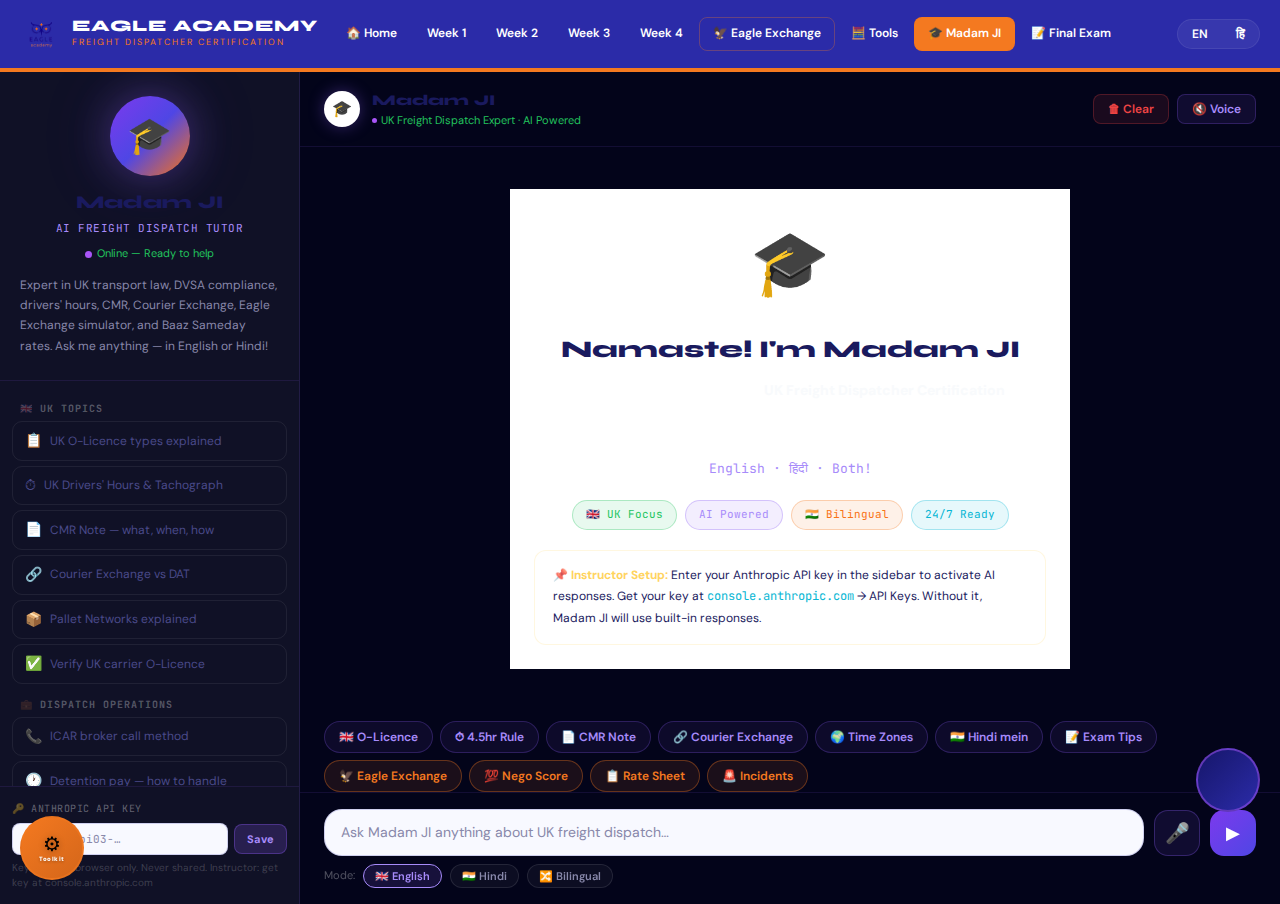
<file: madam-ji.html>
<!DOCTYPE html>
<html lang="en">
<head>
<meta charset="UTF-8"/>
<meta name="viewport" content="width=device-width, initial-scale=1.0"/>
<title>Madam JI — Eagle Academy AI Tutor</title>
<link rel="stylesheet" href="assets/style.css"/>
<style>
:root{
  --mj-purple:#7c3aed;
  --mj-purple2:#a78bfa;
  --mj-purple3:rgba(139,92,246,0.15);
  --mj-glow:rgba(139,92,246,0.35);
  --font-main:'DM Sans',sans-serif;
  --font-head:'Syne',sans-serif;
  --font-mono:'JetBrains Mono',monospace;
  --navy-dark:#03041a;
  --radius-md:12px;
  --radius-lg:18px;
  --radius-xl:24px;
}

/* ── LAYOUT ── */
.mj-layout{display:grid;grid-template-columns:300px 1fr;height:calc(100vh - 68px);overflow:hidden}
@media(max-width:768px){.mj-layout{grid-template-columns:1fr;height:auto}}

/* ── SIDEBAR ── */
.mj-sidebar{background:rgba(3,4,26,0.95);border-right:1px solid rgba(139,92,246,0.15);display:flex;flex-direction:column;overflow:hidden}
.mj-profile{padding:24px 20px;border-bottom:1px solid rgba(139,92,246,0.12);text-align:center}
.mj-avatar{width:80px;height:80px;border-radius:50%;background:linear-gradient(135deg,#7c3aed,#4f46e5,var(--orange));display:flex;align-items:center;justify-content:center;font-size:36px;margin:0 auto 12px;box-shadow:0 0 40px var(--mj-glow),0 0 80px rgba(139,92,246,0.15);animation:mjPulse 3s ease infinite}
@keyframes mjPulse{0%,100%{box-shadow:0 0 40px var(--mj-glow)}50%{box-shadow:0 0 60px rgba(139,92,246,0.6),0 0 100px rgba(139,92,246,0.2)}}
.mj-name{font-family:var(--font-head);font-size:18px;font-weight:900;margin-bottom:3px}
.mj-title{font-size:11px;color:var(--mj-purple2);font-family:var(--font-mono);letter-spacing:.5px;text-transform:uppercase}
.mj-status{display:inline-flex;align-items:center;gap:5px;font-size:11px;color:var(--green);margin-top:8px}
.mj-dot{width:7px;height:7px;border-radius:50%;background:var(--green);animation:blink 2s ease infinite}
@keyframes blink{0%,100%{opacity:1}50%{opacity:.3}}
.mj-bio{font-size:12px;color: #8888aa;line-height:1.7;margin-top:10px;text-align:left}

.mj-topics{flex:1;overflow-y:auto;padding:12px 12px 0;scrollbar-width:thin;scrollbar-color:var(--mj-purple) transparent}
.mj-topics h4{font-size:10px;color:rgba(255,255,255,0.3);text-transform:uppercase;letter-spacing:1px;font-family:var(--font-mono);padding:8px 8px 4px}
.topic-chip{width:100%;padding:9px 12px;text-align:left;background:transparent;border:1px solid rgba(255,255,255,0.07);border-radius:10px;color: #4a4a8a;font-family:var(--font-main);font-size:12px;cursor:pointer;transition:all .2s;margin-bottom:5px;display:flex;align-items:center;gap:8px;line-height:1.4}
.topic-chip:hover{background:rgba(139,92,246,0.1);border-color:rgba(139,92,246,0.35);color:var(--white)}
.topic-chip .tc-icon{font-size:14px;flex-shrink:0}

.mj-api-section{padding:14px 12px;border-top:1px solid rgba(139,92,246,0.12)}
.api-label{font-size:10px;color:rgba(255,255,255,0.35);font-family:var(--font-mono);letter-spacing:.5px;text-transform:uppercase;margin-bottom:6px}
.api-input-wrap{display:flex;gap:6px;align-items:center}
.api-input{flex:1;padding:8px 10px;background:rgba(255,255,255,0.04);border:1px solid rgba(255,255,255,0.1);border-radius:8px;color:var(--white);font-family:var(--font-mono);font-size:11px;outline:none;transition:border-color .2s}
.api-input:focus{border-color:var(--mj-purple2)}
.api-save{padding:7px 12px;background:rgba(139,92,246,0.2);border:1px solid rgba(139,92,246,0.35);border-radius:8px;color:var(--mj-purple2);font-size:11px;font-weight:700;cursor:pointer;font-family:var(--font-main);transition:all .2s;white-space:nowrap}
.api-save:hover{background:var(--mj-purple);color:white}
.api-status{font-size:10px;margin-top:5px}

/* ── CHAT AREA ── */
.mj-chat{display:flex;flex-direction:column;background:var(--navy-dark);overflow:hidden}
.chat-header{padding:16px 24px;border-bottom:1px solid rgba(139,92,246,0.12);display:flex;align-items:center;gap:12px;flex-shrink:0}
.chat-messages{flex:1;overflow-y:auto;padding:24px;scrollbar-width:thin;scrollbar-color:var(--mj-purple) transparent;display:flex;flex-direction:column;gap:18px}

/* MESSAGES */
.msg{display:flex;gap:10px;max-width:78%;animation:msgIn .3s ease}
@keyframes msgIn{from{opacity:0;transform:translateY(10px)}to{opacity:1;transform:translateY(0)}}
.msg.user{align-self:flex-end;flex-direction:row-reverse}
.msg.assistant{align-self:flex-start}
.msg-avatar{width:34px;height:34px;border-radius:50%;flex-shrink:0;display:flex;align-items:center;justify-content:center;font-size:15px;margin-top:2px}
.msg.assistant .msg-avatar{background:linear-gradient(135deg,var(--mj-purple),#4f46e5)}
.msg.user .msg-avatar{background:linear-gradient(135deg,var(--orange),var(--orange-dark))}
.msg-bubble{padding:12px 16px;border-radius:18px;font-size:14px;line-height:1.75;position:relative}
.msg.assistant .msg-bubble{background:rgba(139,92,246,0.1);border:1px solid rgba(139,92,246,0.2);border-radius:4px 18px 18px 18px;color:rgba(255,255,255,0.9)}
.msg.user .msg-bubble{background:linear-gradient(135deg,rgba(244,121,32,0.2),rgba(234,108,10,0.15));border:1px solid rgba(244,121,32,0.25);border-radius:18px 4px 18px 18px;color:var(--white)}
.msg-bubble strong{color:var(--mj-purple2)}
.msg-bubble code{background:rgba(0,0,0,0.3);padding:2px 6px;border-radius:4px;font-family:var(--font-mono);font-size:12px;color:var(--cyan)}
.msg-bubble ul{padding-left:16px;margin:6px 0}
.msg-bubble li{margin-bottom:3px}
.msg-bubble .tag-inline{display:inline-block;background:rgba(34,197,94,0.15);border:1px solid rgba(34,197,94,0.3);color:var(--green);border-radius:99px;padding:1px 8px;font-size:11px;font-family:var(--font-mono);font-weight:700;margin:1px 2px}
.msg-time{font-size:10px;color:rgba(255,255,255,0.25);margin-top:5px;text-align:right}
.msg.assistant .msg-time{text-align:left}
.msg-tts{background:none;border:none;cursor:pointer;font-size:14px;opacity:.5;transition:opacity .2s;padding:2px 4px;margin-top:3px}
.msg-tts:hover{opacity:1}

/* TYPING INDICATOR */
.typing-indicator{display:flex;align-items:center;gap:5px;padding:14px 16px;background:rgba(139,92,246,0.08);border:1px solid rgba(139,92,246,0.15);border-radius:4px 18px 18px 18px;align-self:flex-start}
.typing-dot{width:7px;height:7px;border-radius:50%;background:var(--mj-purple2);animation:typingBounce 1.4s ease infinite}
.typing-dot:nth-child(2){animation-delay:.2s}
.typing-dot:nth-child(3){animation-delay:.4s}
@keyframes typingBounce{0%,60%,100%{transform:translateY(0);opacity:.4}30%{transform:translateY(-8px);opacity:1}}

/* QUICK REPLIES */
.quick-replies{padding:10px 24px 0;display:flex;flex-wrap:wrap;gap:7px;flex-shrink:0}
.qr-chip{padding:7px 14px;background:rgba(139,92,246,0.08);border:1px solid rgba(139,92,246,0.25);border-radius:99px;color:var(--mj-purple2);font-size:12px;font-weight:600;cursor:pointer;font-family:var(--font-main);transition:all .2s;white-space:nowrap}
.qr-chip:hover{background:rgba(139,92,246,0.2);border-color:var(--mj-purple2);color:var(--white);transform:translateY(-1px)}

/* INPUT AREA */
.chat-input-area{padding:16px 24px;border-top:1px solid rgba(139,92,246,0.12);flex-shrink:0}
.chat-input-row{display:flex;gap:10px;align-items:flex-end}
.chat-textarea{flex:1;padding:12px 16px;background:rgba(255,255,255,0.05);border:1px solid rgba(139,92,246,0.25);border-radius:var(--radius-lg);color:var(--white);font-family:var(--font-main);font-size:14px;outline:none;resize:none;min-height:46px;max-height:120px;line-height:1.5;transition:border-color .2s}
.chat-textarea:focus{border-color:var(--mj-purple2);background:rgba(255,255,255,0.07)}
.chat-textarea::placeholder{color:rgba(255,255,255,0.25)}
.send-btn{width:46px;height:46px;border-radius:14px;background:linear-gradient(135deg,var(--mj-purple),#4f46e5);border:none;color:white;font-size:18px;cursor:pointer;transition:all .2s;flex-shrink:0;display:flex;align-items:center;justify-content:center}
.send-btn:hover{filter:brightness(1.15);transform:translateY(-1px);box-shadow:0 6px 20px var(--mj-glow)}
.send-btn:disabled{opacity:.4;cursor:default;transform:none}
/* MIC BUTTON */
.mic-btn{width:46px;height:46px;border-radius:14px;background:rgba(139,92,246,0.1);border:1.5px solid rgba(139,92,246,0.3);color:var(--mj-purple2);font-size:20px;cursor:pointer;transition:all .2s;flex-shrink:0;display:flex;align-items:center;justify-content:center}
.mic-btn:hover{background:rgba(139,92,246,0.2);transform:translateY(-1px)}
.mic-btn.listening{background:linear-gradient(135deg,#dc2626,#b91c1c);border-color:#dc2626;color:#fff;animation:mic-pulse 1s ease-in-out infinite}
@keyframes mic-pulse{0%,100%{box-shadow:0 0 0 0 rgba(220,38,38,0.4)}50%{box-shadow:0 0 0 8px rgba(220,38,38,0)}}
.voice-status{font-size:11px;color:#dc2626;font-weight:700;text-align:center;min-height:16px;margin-top:4px;display:none}
.voice-status.show{display:block}

.lang-row{display:flex;align-items:center;gap:8px;margin-top:8px;flex-wrap:wrap}
.lang-row span{font-size:11px;color:rgba(255,255,255,0.3)}
.mode-chip{padding:4px 11px;background:rgba(255,255,255,0.04);border:1px solid rgba(255,255,255,0.1);border-radius:99px;color: #8888aa;font-size:11px;font-weight:600;cursor:pointer;font-family:var(--font-main);transition:all .2s}
.mode-chip.act{background:rgba(139,92,246,0.15);border-color:var(--mj-purple2);color:var(--mj-purple2)}

/* WELCOME CARD */
.welcome-card{max-width:560px;margin:auto;text-align:center;padding:24px}
.welcome-icon{font-size:64px;margin-bottom:16px;display:inline-block;animation:float 3s ease infinite}
@keyframes float{0%,100%{transform:translateY(0)}50%{transform:translateY(-8px)}}

/* MOBILE */
@media(max-width:768px){
  .mj-sidebar{display:none}
  .mj-layout{height:auto;min-height:calc(100vh - 68px)}
  .mj-chat{height:calc(100vh - 68px)}
  .msg{max-width:88%}
}
</style>
<style id="ea-light-theme">
/* ═══ EAGLE ACADEMY CLASSROOM LIGHT THEME ═══ */

/* BASE */
html, body { background: #f0f2f8 !important; color: #1a1a5e !important; }
.page-bg   { background: #f0f2f8 !important; }

/* HEADER — stays Eagle Navy */
.ea-header, .site-header {
  background: #2B2BA8 !important;
  border-bottom: 4px solid #F47920 !important;
}
.ea-header *, .site-header * { color: #ffffff !important; }
.ea-nav-btn.active, .nav-tab.active { background: #F47920 !important; color: #ffffff !important; }
.ea-logo-text .sub, .logo-text-sub { color: #F47920 !important; }

/* TICKER — stays dark navy */
.ticker-wrap { background: #16166a !important; }
.ticker-item { color: rgba(255,255,255,0.90) !important; }

/* STREAK BANNER */
.streak-banner { background: linear-gradient(135deg, #1e1e8f, #2B2BA8) !important; color: #ffffff !important; }
.streak-banner * { color: #ffffff !important; }

/* WEEK HERO — stays navy */
.week-hero, .day-hero-header {
  background: linear-gradient(135deg, #2B2BA8 0%, #1e1e8f 100%) !important;
  color: #ffffff !important;
}
.week-hero * { color: #ffffff !important; }
.week-hero .week-hero-hi { color: #F47920 !important; }
.week-hero .tag { color: #ffffff !important; }

/* DAY TABS BAR */
.day-tabs-wrap, [class*="day-tabs"] {
  background: #2B2BA8 !important;
  border: none !important;
}
.day-tab { color: rgba(255,255,255,0.75) !important; background: transparent !important; }
.day-tab:hover { background: rgba(255,255,255,0.12) !important; color: #ffffff !important; }
.day-tab.active { background: #F47920 !important; color: #ffffff !important; border-color: #d4661a !important; }
.day-tab.complete { background: rgba(22,197,94,0.25) !important; color: #16a34a !important; }

/* XP BAR */
.xp-bar-wrap { background: #ffffff !important; border: 1px solid rgba(43,43,168,0.15) !important; }
.xp-label { color: #F47920 !important; }
.xp-val   { color: #2B2BA8 !important; }
.xp-track { background: rgba(43,43,168,0.12) !important; }
.xp-fill  { background: linear-gradient(90deg, #F47920, #2B2BA8) !important; }

/* ALL CARDS — white with readable dark text */
.card, .topic-card, .tool-card, .cc, .pdw,
[class*="-card"], .quiz-wrap, .day-section,
.lesson-box, .info-box-wrap, .result-card,
div[style*="border-radius"][style*="background"] {
  background: #ffffff !important;
  color: #1a1a5e !important;
}

/* FORCE ALL TEXT DARK IN CONTENT AREA */
.main-wrap *,
.main-wrap h1, .main-wrap h2, .main-wrap h3, .main-wrap h4, .main-wrap h5,
.main-wrap p, .main-wrap span, .main-wrap li, .main-wrap td, .main-wrap th,
.main-wrap label, .main-wrap div {
  color: #1a1a5e;
}

/* EXCEPTIONS — things that should stay coloured */
.main-wrap .tag-orange, .main-wrap .tag-orange * { color: #c45e10 !important; }
.main-wrap .tag-green,  .main-wrap .tag-green  * { color: #16a34a !important; }
.main-wrap .tag-cyan,   .main-wrap .tag-cyan   * { color: #0891b2 !important; }
.main-wrap .tag-red,    .main-wrap .tag-red    * { color: #dc2626 !important; }
.main-wrap .text-orange, .main-wrap [style*="color: #F47920"], .main-wrap [style*="color:#F47920"] { color: #F47920 !important; }
.main-wrap .btn-primary, .main-wrap .btn-primary * { color: #ffffff !important; }
.main-wrap .btn-navy,    .main-wrap .btn-navy *    { color: #ffffff !important; }
.main-wrap .btn-listen * { color: #0891b2 !important; }
.main-wrap .btn-stop *   { color: #dc2626 !important; }

/* Hindi text */
.main-wrap [lang="hi"], .main-wrap .hi-text, .main-wrap span[style*="color: #F47920"],
.main-wrap span[style*="color:#F47920"] { color: #F47920 !important; }

/* Secondary/muted text */
.main-wrap .text-muted, .main-wrap .text-grey,
.main-wrap small { color: #6666aa !important; }

/* Topic card letter icons A B C D */
.topic-icon, .day-icon, .lesson-icon,
[class*="topic-icon"], [class*="day-icon"],
div[style*="width:44px"][style*="height:44px"],
div[style*="width: 44px"][style*="height: 44px"],
div[style*="border-radius:10px"][style*="font-weight:800"] { color: #ffffff !important; }

/* Quiz options */
.q-opt, .quiz-opt {
  background: #f8f9ff !important;
  color: #1a1a5e !important;
  border-color: rgba(43,43,168,0.18) !important;
}
.q-opt:hover, .quiz-opt:hover { background: rgba(244,121,32,0.08) !important; border-color: rgba(244,121,32,0.50) !important; }
.q-opt.correct { background: rgba(22,163,74,0.12) !important; color: #16a34a !important; border-color: #16a34a !important; }
.q-opt.wrong   { background: rgba(220,38,38,0.10) !important; color: #dc2626 !important; border-color: #dc2626 !important; }

/* Madam JI popup */
#mj-popup {
  background: #ffffff !important;
  border: 1px solid rgba(43,43,168,0.20) !important;
  box-shadow: 0 8px 40px rgba(43,43,168,0.20) !important;
}
#mj-popup .mj-hdr {
  background: linear-gradient(135deg, #2B2BA8, #1e1e8f) !important;
}
#mj-popup .mj-hdr * { color: #ffffff !important; }
#mj-popup .mj-msg.bot { background: #f4f6fb !important; color: #1a1a5e !important; border: 1px solid rgba(43,43,168,0.12) !important; }
#mj-popup .mj-msg.user { background: #2B2BA8 !important; color: #ffffff !important; }
#mj-popup #mj-input { background: #f8f9ff !important; color: #1a1a5e !important; border: 1px solid rgba(43,43,168,0.20) !important; }
#mj-popup #mj-input::placeholder { color: #8888aa !important; }
#mj-popup * { color: #1a1a5e; }
#mj-popup .mj-hdr *, #mj-popup .mj-msg.user * { color: #ffffff !important; }
#mj-popup .mj-chip { color: #2B2BA8 !important; background: rgba(43,43,168,0.08) !important; border-color: rgba(43,43,168,0.25) !important; }
#mj-popup .mj-chip-hi { color: #F47920 !important; background: rgba(244,121,32,0.08) !important; }

/* Tools popup */
#tools-popup { background: #ffffff !important; color: #1a1a5e !important; border: 1px solid rgba(43,43,168,0.18) !important; }
#tools-popup * { color: #1a1a5e !important; }
#tools-popup .tools-hdr, #tools-popup .tools-hdr * { color: #ffffff !important; }

/* PROGRESS BARS */
.progress-track { background: rgba(43,43,168,0.12) !important; }
.progress-fill  { background: linear-gradient(90deg, #F47920, #2B2BA8) !important; }

/* INPUTS */
input, textarea, select {
  background: #f8f9ff !important;
  color: #1a1a5e !important;
  border: 1px solid rgba(43,43,168,0.20) !important;
}
input::placeholder, textarea::placeholder { color: #8888aa !important; }

/* FOOTER */
.site-footer { background: #ffffff !important; border-top: 1px solid rgba(43,43,168,0.12) !important; color: #6666aa !important; }

/* TOAST */
.toast { background: #ffffff !important; color: #1a1a5e !important; border-color: rgba(43,43,168,0.20) !important; }

/* SCROLLBAR */
::-webkit-scrollbar-track { background: #eef0f8 !important; }
::-webkit-scrollbar-thumb { background: #2B2BA8 !important; }
</style>
</head>
<body>

<header class="ea-header">
  <div class="ea-header-inner">
    <a href="index.html" class="ea-logo">
      <img src="assets/logo.png" alt="Eagle Academy" onerror="this.style.display='none'"/>
      <div class="ea-logo-text"><div class="brand">EAGLE ACADEMY</div><div class="sub">Freight Dispatcher Certification</div></div>
    </a>
    <nav class="ea-nav">
      <a href="index.html" class="ea-nav-btn">🏠 Home</a>
      <a href="week1.html" class="ea-nav-btn">Week 1</a>
      <a href="week2.html" class="ea-nav-btn">Week 2</a>
      <a href="week3.html" class="ea-nav-btn">Week 3</a>
      <a href="week4.html" class="ea-nav-btn">Week 4</a>
      <a href="eagle-exchange.html" target="_blank" rel="noopener" class="ea-nav-btn" style="color:#F47920;border-color:rgba(244,121,32,0.3)">🦅 Eagle Exchange</a>
      <a href="tools.html" class="ea-nav-btn">🧮 Tools</a>
      <a href="madam-ji.html" class="ea-nav-btn active">🎓 Madam JI</a>
      <a href="exam.html" class="ea-nav-btn">📝 Final Exam</a>
    </nav>
    <div class="lang-toggle">
      <button class="lang-btn active" id="gl_en" onclick="setGlobalLang('en',this)">EN</button>
      <button class="lang-btn" id="gl_hi" onclick="setGlobalLang('hi',this)">हिं</button>
    </div>
  </div>
</header>

<div class="mj-layout">

  <!-- ══ SIDEBAR ══ -->
  <aside class="mj-sidebar">
    <!-- Profile -->
    <div class="mj-profile">
      <div class="mj-avatar">🎓</div>
      <div class="mj-name">Madam JI</div>
      <div class="mj-title">AI Freight Dispatch Tutor</div>
      <div class="mj-status"><span class="mj-dot"></span> Online — Ready to help</div>
      <div class="mj-bio">Expert in UK transport law, DVSA compliance, drivers' hours, CMR, Courier Exchange, Eagle Exchange simulator, and Baaz Sameday rates. Ask me anything — in English or Hindi!</div>
    </div>

    <!-- Topic Suggestions -->
    <div class="mj-topics">
      <h4>🇬🇧 UK Topics</h4>
      <button class="topic-chip" onclick="sendQuick('What are the 3 types of UK Operator Licence and when do you need each one?')"><span class="tc-icon">📋</span>UK O-Licence types explained</button>
      <button class="topic-chip" onclick="sendQuick('Explain UK drivers hours rules — the 4.5hr rule, daily max, weekly max, and tachograph modes D H A X')"><span class="tc-icon">⏱</span>UK Drivers' Hours &amp; Tachograph</button>
      <button class="topic-chip" onclick="sendQuick('What is a CMR Note? When is it required? How many originals? What is the liability cap?')"><span class="tc-icon">📄</span>CMR Note — what, when, how</button>
      <button class="topic-chip" onclick="sendQuick('Tell me about Courier Exchange — how it works, cost, how to use it as a dispatcher, and how it compares to DAT in the USA')"><span class="tc-icon">🔗</span>Courier Exchange vs DAT</button>
      <button class="topic-chip" onclick="sendQuick('Explain how UK pallet networks work — Palletforce, Pall-Ex, TPN — collection, trunking, hub, delivery, and income potential')"><span class="tc-icon">📦</span>Pallet Networks explained</button>
      <button class="topic-chip" onclick="sendQuick('How do I verify a UK carrier has a valid Operator Licence before dispatching them?')"><span class="tc-icon">✅</span>Verify UK carrier O-Licence</button>
      <h4>💼 Dispatch Operations</h4>
      <button class="topic-chip" onclick="sendQuick('Teach me the ICAR method for broker calls — step by step with an example')"><span class="tc-icon">📞</span>ICAR broker call method</button>
      <button class="topic-chip" onclick="sendQuick('How do I handle detention pay? When does it start, how do I document it, and how do I claim it?')"><span class="tc-icon">🕐</span>Detention pay — how to handle</button>
      <button class="topic-chip" onclick="sendQuick('What documents make up a complete carrier packet and what does each one do?')"><span class="tc-icon">📁</span>Carrier packet documents</button>
      <button class="topic-chip" onclick="sendQuick('What are the most important KPIs for a UK freight dispatcher and what are the target numbers?')"><span class="tc-icon">📊</span>UK Dispatcher KPIs</button>

      <div style="font-size:10px;font-weight:800;text-transform:uppercase;letter-spacing:.8px;color:#F47920;margin:14px 0 8px;padding:0 2px">🦅 Eagle Exchange</div>
      <button class="topic-chip" onclick="sendQuick('How does Eagle Exchange work and what can I practise on it?')" style="border-color:rgba(244,121,32,0.25)"><span class="tc-icon">🦅</span>What is Eagle Exchange?</button>
      <button class="topic-chip" onclick="sendQuick('How is the negotiation score 0-100 calculated on Eagle Exchange? How do I get 100?')" style="border-color:rgba(244,121,32,0.25)"><span class="tc-icon">💯</span>Negotiation score — how to get 100</button>
      <button class="topic-chip" onclick="sendQuick('What does CX rating mean on Eagle Exchange and why does below 70 mean walk away?')" style="border-color:rgba(244,121,32,0.25)"><span class="tc-icon">⭐</span>CX Rating — what it means</button>
      <button class="topic-chip" onclick="sendQuick('What are all the Baaz Sameday vehicle types and their rates per mile?')" style="border-color:rgba(244,121,32,0.25)"><span class="tc-icon">📋</span>Baaz Sameday rate sheet explained</button>
      <button class="topic-chip" onclick="sendQuick('How do I handle incidents on Eagle Exchange — breakdown, M6 closure, damaged goods?')" style="border-color:rgba(244,121,32,0.25)"><span class="tc-icon">🚨</span>Incident handling on Eagle Exchange</button>
      <button class="topic-chip" onclick="sendQuick('What are check-calls and why are they important for a dispatcher?')" style="border-color:rgba(244,121,32,0.25)"><span class="tc-icon">📞</span>Check-calls — why they matter</button>
      <button class="topic-chip" onclick="sendQuick('What is extra stop charge and how much is it for each vehicle type on Baaz Sameday rate sheet?')" style="border-color:rgba(244,121,32,0.25)"><span class="tc-icon">🛑</span>Extra stop charges explained</button>
      <h4>🚀 Career &amp; Business</h4>
      <button class="topic-chip" onclick="sendQuick('How do I find UK owner-operator carriers to sign as my clients? Give me a cold call script and where to find them')"><span class="tc-icon">🤝</span>Finding UK carriers to sign</button>
      <button class="topic-chip" onclick="sendQuick('What is the India-UK time zone advantage for dispatching? Show me the GMT-IST conversion and daily schedule')"><span class="tc-icon">🌍</span>India ↔ UK time zone strategy</button>
      <button class="topic-chip" onclick="sendQuick('What keywords must I put on my UK dispatcher CV and LinkedIn to get noticed by UK transport companies?')"><span class="tc-icon">📝</span>UK CV &amp; LinkedIn keywords</button>
      <button class="topic-chip" onclick="sendQuick('Give me model answers for these UK dispatcher interview questions: O-Licence, drivers hours, CMR note, minimum rate')"><span class="tc-icon">🎯</span>UK interview prep</button>
    </div>

    <!-- API Key -->
    <div class="mj-api-section">
      <div class="api-label">🔑 Anthropic API Key</div>
      <div class="api-input-wrap">
        <input type="password" class="api-input" id="api_key_input" placeholder="sk-ant-api03-…"/>
        <button class="api-save" onclick="saveKey()">Save</button>
      </div>
      <div class="api-status" id="api_status"></div>
      <div style="font-size:10px;color:rgba(255,255,255,0.2);margin-top:5px;line-height:1.5">Key saved in browser only. Never shared. Instructor: get key at console.anthropic.com</div>
    </div>
  </aside>

  <!-- ══ CHAT ══ -->
  <section class="mj-chat" id="chat_section">

    <!-- Chat header bar -->
    <div class="chat-header">
      <div style="width:36px;height:36px;border-radius:50%;background:linear-gradient(135deg,var(--mj-purple),#4f46e5);display:flex;align-items:center;justify-content:center;font-size:16px;box-shadow:0 0 16px var(--mj-glow)">🎓</div>
      <div>
        <div style="font-family:var(--font-head);font-size:15px;font-weight:800">Madam JI</div>
        <div style="font-size:11px;color:var(--green);display:flex;align-items:center;gap:4px"><span class="mj-dot" style="width:5px;height:5px"></span>UK Freight Dispatch Expert · AI Powered</div>
      </div>
      <div style="margin-left:auto;display:flex;gap:8px">
        <button onclick="clearChat()" style="padding:6px 14px;background:rgba(239,68,68,0.1);border:1px solid rgba(239,68,68,0.25);border-radius:8px;color:var(--red);font-size:12px;font-weight:600;cursor:pointer;font-family:var(--font-main);transition:all .2s" title="Clear chat">🗑 Clear</button>
        <button onclick="toggleVoice()" id="voice_btn" style="padding:6px 14px;background:rgba(139,92,246,0.1);border:1px solid rgba(139,92,246,0.25);border-radius:8px;color:var(--mj-purple2);font-size:12px;font-weight:600;cursor:pointer;font-family:var(--font-main);transition:all .2s" title="Toggle voice">🔇 Voice</button>
      </div>
    </div>

    <!-- Messages -->
    <div class="chat-messages" id="chat_messages">
      <!-- Welcome card shown before first message -->
      <div class="welcome-card" id="welcome_card">
        <div class="welcome-icon">🎓</div>
        <h2 style="font-family:var(--font-head);font-size:24px;font-weight:900;margin-bottom:8px">Namaste! I'm Madam JI</h2>
        <p style="font-size:14px;color:rgba(255,255,255,0.6);line-height:1.8;margin-bottom:6px">Your AI tutor for Eagle Academy's <strong style="color:var(--white)">UK Freight Dispatcher Certification</strong>. Ask me anything — UK transport law, DVSA rules, drivers' hours, CMR, Courier Exchange, pallet networks, career advice, or practice interview questions.</p>
        <p style="font-size:13px;color:var(--mj-purple2);font-family:var(--font-mono)">English · हिंदी · Both!</p>
        <div style="margin-top:20px;display:flex;flex-wrap:wrap;gap:8px;justify-content:center">
          <span style="padding:5px 13px;background:rgba(34,197,94,0.1);border:1px solid rgba(34,197,94,0.3);border-radius:99px;font-size:11px;color:var(--green);font-family:var(--font-mono)">🇬🇧 UK Focus</span>
          <span style="padding:5px 13px;background:rgba(139,92,246,0.1);border:1px solid rgba(139,92,246,0.3);border-radius:99px;font-size:11px;color:var(--mj-purple2);font-family:var(--font-mono)">AI Powered</span>
          <span style="padding:5px 13px;background:rgba(244,121,32,0.1);border:1px solid rgba(244,121,32,0.3);border-radius:99px;font-size:11px;color:var(--orange);font-family:var(--font-mono)">🇮🇳 Bilingual</span>
          <span style="padding:5px 13px;background:rgba(6,182,212,0.1);border:1px solid rgba(6,182,212,0.3);border-radius:99px;font-size:11px;color:var(--cyan);font-family:var(--font-mono)">24/7 Ready</span>
        </div>
        <div style="margin-top:20px;padding:14px 18px;background:rgba(255,200,50,0.06);border:1px solid rgba(255,200,50,0.15);border-radius:12px;font-size:12px;color: #8888aa;text-align:left;line-height:1.8">
          <strong style="color:rgba(255,200,50,0.8)">📌 Instructor Setup:</strong> Enter your Anthropic API key in the sidebar to activate AI responses. Get your key at <code style="font-family:var(--font-mono);color:var(--cyan)">console.anthropic.com</code> → API Keys. Without it, Madam JI will use built-in responses.
        </div>
      </div>
    </div>

    <!-- Quick reply chips -->
    <div class="quick-replies" id="quick_replies">
      <button class="qr-chip" onclick="sendQuick('What is an O-Licence and who needs one?')">🇬🇧 O-Licence</button>
      <button class="qr-chip" onclick="sendQuick('Explain the UK 4.5 hour driving rule')">⏱ 4.5hr Rule</button>
      <button class="qr-chip" onclick="sendQuick('What is a CMR Note?')">📄 CMR Note</button>
      <button class="qr-chip" onclick="sendQuick('How does Courier Exchange work?')">🔗 Courier Exchange</button>
      <button class="qr-chip" onclick="sendQuick('What is the India-UK time zone difference and why is it good for dispatching?')">🌍 Time Zones</button>
      <button class="qr-chip" onclick="sendQuick('Mujhe Hindi mein batao: UK dispatcher kaise bane?')">🇮🇳 Hindi mein</button>
      <button class="qr-chip" onclick="sendQuick('Give me 5 quick exam revision tips for the Eagle Academy final exam')">📝 Exam Tips</button>
      <button class="qr-chip" onclick="sendQuick('How does Eagle Exchange work?')" style="background:rgba(244,121,32,0.10);border-color:rgba(244,121,32,0.35);color:#F47920">🦅 Eagle Exchange</button>
      <button class="qr-chip" onclick="sendQuick('How is the negotiation score calculated on Eagle Exchange?')" style="background:rgba(244,121,32,0.10);border-color:rgba(244,121,32,0.35);color:#F47920">💯 Nego Score</button>
      <button class="qr-chip" onclick="sendQuick('What are all the Baaz Sameday vehicle types and minimum rates?')" style="background:rgba(244,121,32,0.10);border-color:rgba(244,121,32,0.35);color:#F47920">📋 Rate Sheet</button>
      <button class="qr-chip" onclick="sendQuick('How do I handle a truck breakdown as a dispatcher?')" style="background:rgba(244,121,32,0.10);border-color:rgba(244,121,32,0.35);color:#F47920">🚨 Incidents</button>
    </div>

    <!-- Input -->
    <div class="chat-input-area">
      <div class="chat-input-row">
        <textarea class="chat-textarea" id="chat_input" placeholder="Ask Madam JI anything about UK freight dispatch…" rows="1"
          onkeydown="handleKey(event)" oninput="autoResize(this)"></textarea>
        <button class="mic-btn" id="mic_btn" onclick="toggleMic()" title="Speak your question">🎤</button>
        <button class="send-btn" id="send_btn" onclick="sendMessage()" title="Send">▶</button>
      </div>
      <div class="voice-status" id="voice-status">🎤 Listening… speak now</div>
      <div class="lang-row">
        <span>Mode:</span>
        <button class="mode-chip act" id="mode_en" onclick="setMode('english',this)">🇬🇧 English</button>
        <button class="mode-chip" id="mode_hi" onclick="setMode('hindi',this)">🇮🇳 Hindi</button>
        <button class="mode-chip" id="mode_bi" onclick="setMode('bilingual',this)">🔀 Bilingual</button>
        <span style="margin-left:auto;font-size:11px;color:rgba(255,255,255,0.2)" id="char_count"></span>
      </div>
    </div>

  </section>
</div>

<script src="assets/app.js"></script>
<script>
// ── STATE ──
let conversationHistory = [];
let apiKey = '';
let responseMode = 'english';
let voiceEnabled = false;
let synth = window.speechSynthesis;

// ── SYSTEM PROMPT ──
const SYSTEM_PROMPT = `You are Madam JI, the expert AI tutor for Eagle Academy's International Freight Dispatcher Certification programme. You are warm, encouraging, highly knowledgeable, and structured in your teaching style.

YOUR EXPERTISE (PRIMARY — UK FOCUS):
- UK Operator's Licence (O-Licence): Restricted, Standard National, Standard International; Traffic Commissioner; DVSA; financial standing requirements; operating centre requirements; verification at vehicle-operator-licensing.service.gov.uk
- UK Drivers' Hours Rules: 9hr daily max (10hr twice/week), 4.5hr continuous driving → 45min break (15+30 split allowed), 11hr daily rest (9hr reduced max 3×/week), 56hr weekly max, 90hr fortnightly max, weekly 45hr rest
- Tachograph: D (driving), H (other work), A (availability), X (rest); dispatcher legal responsibility
- CMR Notes: required for all international road freight; 3 originals; 8.33 SDR/kg liability cap; vs UK consignment note for domestic
- Post-Brexit: EORI numbers, customs declarations, T1/T2 transit documents
- Courier Exchange (CX): UK's largest freight exchange, 6000+ members, £120-200/month, credit ratings, vs DAT in USA
- UK load boards: Haulage Exchange (TEG), Direct Freight, WhatsApp groups
- Major UK logistics: DHL Supply Chain UK (largest 3PL), XPO, Wincanton, GXO, Eddie Stobart (2000+ vehicles, subcontractors), Kuehne+Nagel UK
- UK Pallet Networks: Palletforce (Eddie Stobart owned), Pall-Ex, TPN, Palletways; how collection/trunking/hub/delivery works; income £3,000-12,000/month for 1-2 vehicles
- UK HGV rates: £1.50-5.00/mile; FTL £600-2,500; pallets £20-80
- UK KPIs: OTP >95%, empty running <15% (industry avg 25-30%), CPM £1.20-1.80, RPM target >£2.50, vehicle utilisation >85%
- Time zones: IST is UTC+5:30, UK GMT is UTC+0 (BST UTC+1 in summer). UK 8AM = India 1:30PM — a major lifestyle advantage vs US dispatching where night shifts are needed
- UK carrier acquisition: Facebook groups "UK Owner Operators", "HGV Owner Drivers UK", transport cafés (Keele, Thurrock, Cobham), industrial estates near ports
- UK CV: no photo, no DOB, British spellings (licence not license), ATS keywords: DVSA, O-Licence, CMR, Courier Exchange, tachograph
- LinkedIn: headline must include UK Freight Dispatcher | DVSA | CMR | Courier Exchange | Remote
- UK job boards: Totaljobs.com, CV-Library.co.uk, Reed.co.uk, Indeed.co.uk
- UK dispatcher salary: entry £24-32k, experienced £32-45k; self-employed India 10 vehicles = £9,600-14,400/year commission = ₹10-15 lakh/month
- UK subcontractor requirements: O-Licence + £5M liability + compliance audit

YOUR SECONDARY EXPERTISE (USA):
- FMCSA, MC numbers, HOS (11hr driving, 14hr window, 30min break after 8hrs, 70hr/8-day)
- Load boards: DAT, Truckstop.com
- Documents: BOL, POD, Rate Confirmation, W-9, COI, carrier packet
- Trailer types: Dry Van, Reefer, Flatbed, Step Deck, Curtainsider (UK)
- Factoring, detention (2 free hours, then charge), TONU
- ICAR method: Introduce, Confirm load details, Ask for rate (never give first), Rate negotiation

TEACHING STYLE:
- Always structured: use numbered lists, bold key terms, practical examples
- Reference specific UK regulations by number/name when relevant
- Give memory aids and mnemonics when useful
- Connect theory to real dispatcher practice: "In practice, this means..."
- Use encouraging language: "Great question!", "You'll definitely see this in the exam..."
- Always end with a follow-up suggestion: "Want me to quiz you on this?" or "Should I give you a practice scenario?"

RESPONSE FORMAT by mode:
- English mode: Respond fully in English with clear structure
- Hindi mode: Respond in Hindi (Devanagari script) with key technical terms in English in brackets
- Bilingual mode: Give the main explanation in English, then a short Hindi summary at the end marked with 🇮🇳

Keep responses focused and useful. If asked something outside freight dispatch training, gently redirect: "I'm best at UK freight dispatch topics — let me help you with that instead!"`;

// ── API KEY ──
function saveKey() {
  const k = document.getElementById('api_key_input').value.trim();
  if (!k) return;
  apiKey = k;
  try { localStorage.setItem('ea_api_key', k); } catch(e) {}
  const st = document.getElementById('api_status');
  st.style.color = 'var(--green)';
  st.textContent = '✅ Key saved — Madam JI is live!';
  document.getElementById('api_key_input').value = '••••••••••••••••••';
  setTimeout(() => { if(st.textContent.startsWith('✅')) st.textContent = ''; }, 4000);
}

function loadKey() {
  try {
    const k = localStorage.getItem('ea_api_key');
    if (k) { apiKey = k; document.getElementById('api_status').style.color='var(--green)'; document.getElementById('api_status').textContent = '✅ API key loaded'; setTimeout(()=>{document.getElementById('api_status').textContent='';},3000); }
  } catch(e) {}
}

// ── MODES ──
function setMode(mode, btn) {
  responseMode = mode;
  document.querySelectorAll('.mode-chip').forEach(b => b.classList.remove('act'));
  btn.classList.add('act');
}
function setGlobalLang(l, btn) {
  document.querySelectorAll('.lang-btn').forEach(b => b.classList.remove('active'));
  btn.classList.add('active');
  if (l === 'hi') setMode('hindi', document.getElementById('mode_hi'));
  else setMode('english', document.getElementById('mode_en'));
}

// ── VOICE ──
function toggleVoice() {
  voiceEnabled = !voiceEnabled;
  const btn = document.getElementById('voice_btn');
  btn.textContent = voiceEnabled ? '🔊 Voice ON' : '🔇 Voice';
  btn.style.background = voiceEnabled ? 'rgba(139,92,246,0.25)' : 'rgba(139,92,246,0.1)';
  btn.style.color = voiceEnabled ? 'var(--white)' : 'var(--mj-purple2)';
  if (!voiceEnabled && synth) synth.cancel();
}

function speakText(text) {
  if (!voiceEnabled || !synth) return;
  synth.cancel();
  const clean = text.replace(/[*_`#]/g, '').replace(/\n+/g, '. ').trim();
  const u = new SpeechSynthesisUtterance(clean);
  u.lang = responseMode === 'hindi' ? 'hi-IN' : 'en-GB';
  u.rate = 0.9;
  const voices = synth.getVoices();
  const match = voices.find(v => v.lang.startsWith(responseMode === 'hindi' ? 'hi' : 'en-GB'));
  if (match) u.voice = match;
  synth.speak(u);
}

// ── CHAT ──
function autoResize(el) {
  el.style.height = 'auto';
  el.style.height = Math.min(el.scrollHeight, 120) + 'px';
  const len = el.value.length;
  document.getElementById('char_count').textContent = len > 0 ? len + ' chars' : '';
}

function handleKey(e) {
  if (e.key === 'Enter' && !e.shiftKey) { e.preventDefault(); sendMessage(); }
}

function sendQuick(text) {
  document.getElementById('chat_input').value = text;
  sendMessage();
}

function scrollBottom() {
  const c = document.getElementById('chat_messages');
  c.scrollTop = c.scrollHeight;
}

function fmt12(d) {
  let h = d.getHours(), m = d.getMinutes();
  const ampm = h >= 12 ? 'PM' : 'AM';
  h = h % 12 || 12;
  return h + ':' + String(m).padStart(2, '0') + ' ' + ampm;
}

function addMessage(role, content, animate = true) {
  const wc = document.getElementById('welcome_card');
  if (wc) wc.remove();
  const qr = document.getElementById('quick_replies');
  if (qr && role === 'user') qr.style.display = 'none';

  const container = document.getElementById('chat_messages');
  const div = document.createElement('div');
  div.className = 'msg ' + role;
  if (!animate) div.style.animation = 'none';

  const avatarIcon = role === 'assistant' ? '🎓' : '👤';
  const formattedContent = formatContent(content);
  const time = fmt12(new Date());

  div.innerHTML = `
    <div class="msg-avatar">${avatarIcon}</div>
    <div>
      <div class="msg-bubble">${formattedContent}</div>
      <div class="msg-time">${time}${role === 'assistant' ? ' <button class="msg-tts" onclick="speakText(this.dataset.text)" data-text="${escHtml(content)}" title="Read aloud">🔊</button>' : ''}</div>
    </div>`;
  container.appendChild(div);
  scrollBottom();
  return div;
}

function escHtml(s) {
  return s.replace(/"/g, '&quot;').replace(/</g, '&lt;').replace(/>/g, '&gt;');
}

function formatContent(text) {
  // Bold **text**
  text = text.replace(/\*\*(.+?)\*\*/g, '<strong>$1</strong>');
  // Inline code `code`
  text = text.replace(/`(.+?)`/g, '<code>$1</code>');
  // Headers ## → styled
  text = text.replace(/^#{1,3}\s+(.+)$/gm, '<div style="font-family:var(--font-head);font-size:15px;font-weight:800;color:var(--mj-purple2);margin:10px 0 4px">$1</div>');
  // Horizontal rule ---
  text = text.replace(/^---+$/gm, '<hr style="border:none;border-top:1px solid rgba(139,92,246,0.2);margin:10px 0"/>');
  // Numbered lists
  text = text.replace(/^(\d+)\.\s+(.+)$/gm, '<div style="display:flex;gap:8px;margin:3px 0"><span style="color:var(--mj-purple2);font-weight:700;min-width:18px;font-family:var(--font-mono);font-size:12px">$1.</span><span>$2</span></div>');
  // Bullet lists
  text = text.replace(/^[\-\•]\s+(.+)$/gm, '<div style="display:flex;gap:8px;margin:2px 0"><span style="color:var(--mj-purple2);font-size:10px;margin-top:5px">●</span><span>$1</span></div>');
  // Checkmarks ✅ lines
  text = text.replace(/^(✅|🔴|🟡|🟢|⚠️|📋|🎯|💡|🇬🇧|🇮🇳|📌)\s+(.+)$/gm, '<div style="display:flex;gap:8px;margin:3px 0;align-items:flex-start"><span style="font-size:14px;flex-shrink:0">$1</span><span>$2</span></div>');
  // Hindi summary block
  text = text.replace(/🇮🇳\s*\*\*(.+?)\*\*/g, '<div style="background:rgba(255,180,50,0.06);border-left:3px solid var(--gold);border-radius:0 8px 8px 0;padding:10px 12px;margin:10px 0;font-family:var(--font-hindi,sans-serif);font-size:13px;color:rgba(255,220,100,0.9)"><strong style="color:var(--gold);font-size:11px;font-family:var(--font-mono);letter-spacing:.5px;text-transform:uppercase">हिंदी सारांश</strong><br/>$1</div>');
  // Newlines → breaks (but not inside divs)
  text = text.replace(/\n\n/g, '<br/><br/>').replace(/\n/g, '<br/>');
  return text;
}

function showTyping() {
  const wc = document.getElementById('welcome_card');
  if (wc) wc.remove();
  const container = document.getElementById('chat_messages');
  const div = document.createElement('div');
  div.id = 'typing_indicator';
  div.style.cssText = 'display:flex;gap:10px;align-items:flex-start';
  div.innerHTML = `<div class="msg-avatar" style="width:34px;height:34px;border-radius:50%;background:linear-gradient(135deg,var(--mj-purple),#4f46e5);display:flex;align-items:center;justify-content:center;font-size:15px;flex-shrink:0">🎓</div><div class="typing-indicator"><div class="typing-dot"></div><div class="typing-dot"></div><div class="typing-dot"></div></div>`;
  container.appendChild(div);
  scrollBottom();
}

function hideTyping() {
  const t = document.getElementById('typing_indicator');
  if (t) t.remove();
}

// ── FALLBACK RESPONSES (when no API key) ──
const FALLBACKS = {
  'o-licence': `**UK Operator's Licence (O-Licence)**\n\nEvery HGV operator must hold one. There are 3 types:\n\n1. **Restricted** — carry only your own goods, not for hire\n2. **Standard National** — carry goods for hire within UK only\n3. **Standard International** — carry for hire UK + cross-border (EU/global)\n\n**Who issues it?** The Traffic Commissioner, regulated by DVSA.\n\n**Financial standing:** £8,000 for first vehicle + £4,500 each additional.\n\n**Verify a carrier's licence at:** vehicle-operator-licensing.service.gov.uk\n\n💡 As a dispatcher, always verify your carrier's O-Licence is active and the correct type for the load BEFORE dispatching!\n\nWant me to quiz you on O-Licence types?`,
  'drivers hours|tachograph|4.5': `**UK Drivers' Hours Rules (EU Regulations)**\n\n**Daily Driving:**\n- Maximum 9 hours/day\n- Can extend to 10 hours TWICE per week\n- After **4.5 hours** continuous driving → mandatory 45-min break\n- Break can split: 15 min first, then 30 min (must be in this order)\n\n**Weekly Limits:**\n- 56 hours maximum per week\n- 90 hours maximum per fortnight\n- 45 hours weekly rest required\n\n**Tachograph Modes:**\n- **D** — Driving 🚛\n- **H** — Other Work (loading, paperwork)\n- **A** — Availability (waiting at ferry, unsure when work starts)\n- **X** — Rest 😴\n\n**Dispatcher Rule:** Never instruct a driver to exceed hours. Always check available hours before booking a load!\n\nShall I give you a practice planning scenario?`,
  'cmr': `**CMR Note — International Freight Document**\n\n**What is it?** The legally required document for all international road freight movements under the Convention on the Contract for the International Carriage of Goods by Road.\n\n**When required?** Any load crossing national borders — including UK-EU post-Brexit.\n\n**How many originals?** Minimum **3 originals:**\n1. Sender keeps one\n2. Travels with the goods (consignee receives)\n3. Carrier keeps one\n\n**Liability cap:** 8.33 SDR per kg of gross weight\n\n**For UK domestic loads:** Use a **Consignment Note** (delivery note) instead — simpler.\n\n**Post-Brexit additions:** EORI number + customs declarations required for UK-EU.\n\nWant to know the difference between CMR and a Bill of Lading?`,
  'time zone|ist|gmt|india': `**India ↔ UK Time Zone Advantage 🇮🇳🇬🇧**\n\n**The conversion:**\n- UK (GMT) = IST **minus 5 hours 30 minutes**\n- UK 8:00 AM = India **1:30 PM** ✅\n- UK 6:00 PM = India **11:30 PM** ✅\n\n**Why UK dispatch is BETTER than USA for Indian dispatchers:**\n\n| | UK | USA East | USA West |\n|---|---|---|---|\n| Their 8 AM = India | 1:30 PM | 6:30 PM | 9:30 PM |\n| Work hours | Normal day | Evening | Night |\n\n**Daily India-based UK schedule:**\n- 9 AM IST — Search Courier Exchange\n- 1:30 PM IST — UK peak broker time\n- 6 PM IST — Evening check-calls\n- 11:30 PM IST — End of UK business day\n\nNo night shifts! This is a massive lifestyle advantage. Want to know more about the dispatch daily schedule?`,
  'commission|earn|salary|income': `**Dispatcher Commission Calculator 💰**\n\n**Standard UK commission rate:** 7-10% (typical: 8%)\n\n**Example calculation (1 vehicle):**\n- Avg load rate: £1,200\n- 4 loads per week\n- 8% commission\n- = £96 per load × 4 × 4 weeks = **£1,536/month**\n\n**Scaling up:**\n- 3 vehicles = £4,608/month\n- 5 vehicles = £7,680/month\n- **10 vehicles = £15,360/month** 🚀\n\n**In Indian Rupees (approx at £1 = ₹107):**\n- 10 vehicles = ₹16+ lakh/month\n\n**Monthly costs from India:** ~£350-500 (UK number, CX membership, internet)\n\nUse the 🧮 Tools page for the live commission calculator!`,
  'courier exchange|cx': `**Courier Exchange (CX) — UK's Load Board**\n\nCourier Exchange is the UK equivalent of DAT in the USA.\n\n**Key facts:**\n- 6,000+ members\n- UK's largest freight exchange\n- Real-time load posting and searching\n- Credit ratings for members (like DAT scores)\n- Mobile app available\n- **Cost:** £120-200/month\n\n**How to use as dispatcher:**\n1. Search loads by postcode, vehicle type, date\n2. Check member's credit rating before accepting\n3. Post your carrier's available vehicle\n4. Negotiate rate (aim for £2.50+/mile)\n5. Confirm booking, prepare consignment note\n\n**UK rate benchmarks:**\n- Pallet: £20-80\n- FTL curtainsider: £600-2,500\n- Per mile: £1.50-5.00\n\nOther UK boards: Haulage Exchange (TEG), Direct Freight. Want to know how to negotiate on CX?`,
  default: `I'm Madam JI, your UK freight dispatch tutor! I'm ready to help with:\n\n🇬🇧 **UK Topics:** O-Licence, DVSA rules, drivers' hours, tachograph, CMR Notes, Courier Exchange, pallet networks (Palletforce, Pall-Ex, TPN)\n\n🇺🇸 **USA Topics:** HOS, FMCSA, DAT, BOL, carrier packets, rate negotiation\n\n💼 **Career:** UK CV, LinkedIn, interview prep, commission calculations, client acquisition\n\nFor **AI-powered answers**, enter your Anthropic API key in the sidebar.\n\nOr tap one of the topic buttons on the left to get started! What would you like to learn?`
};

function getFallback(question) {
  const q = question.toLowerCase();
  for (const [pattern, answer] of Object.entries(FALLBACKS)) {
    if (pattern === 'default') continue;
    if (pattern.split('|').some(p => q.includes(p))) return answer;
  }
  return FALLBACKS.default;
}

// ── SEND MESSAGE ──
async function sendMessage() {
  const input = document.getElementById('chat_input');
  const text = input.value.trim();
  if (!text) return;

  input.value = '';
  input.style.height = 'auto';
  document.getElementById('char_count').textContent = '';

  // Add user message
  addMessage('user', text);
  conversationHistory.push({ role: 'user', content: text });

  // Show typing
  document.getElementById('send_btn').disabled = true;
  showTyping();

  // Build mode instruction
  const modeInstr = responseMode === 'hindi'
    ? ' [IMPORTANT: Respond entirely in Hindi (Devanagari script). Keep technical terms like O-Licence, CMR, DVSA, tachograph, Courier Exchange in English in brackets after the Hindi term.]'
    : responseMode === 'bilingual'
    ? ' [After your English response, add a short Hindi summary section marked with 🇮🇳]'
    : '';

  if (apiKey) {
    // LIVE API CALL
    try {
      const messages = conversationHistory.map((m, i) => {
        if (i === conversationHistory.length - 1 && m.role === 'user') {
          return { role: 'user', content: m.content + modeInstr };
        }
        return m;
      });

      const response = await fetch('https://api.anthropic.com/v1/messages', {
        method: 'POST',
        headers: {
          'Content-Type': 'application/json',
          'x-api-key': apiKey,
          'anthropic-version': '2023-06-01',
          'anthropic-dangerous-direct-browser-access': 'true'
        },
        body: JSON.stringify({
          model: 'claude-sonnet-4-20250514',
          max_tokens: 1200,
          system: SYSTEM_PROMPT,
          messages: messages
        })
      });

      if (!response.ok) {
        const err = await response.json();
        throw new Error(err.error?.message || 'API error ' + response.status);
      }

      const data = await response.json();
      const reply = data.content?.[0]?.text || 'Sorry, I could not generate a response.';

      hideTyping();
      addMessage('assistant', reply);
      conversationHistory.push({ role: 'assistant', content: reply });
      if (voiceEnabled) speakText(reply);

    } catch (err) {
      hideTyping();
      const errMsg = err.message.includes('401') || err.message.includes('invalid')
        ? '🔑 **API key issue** — Please check your key in the sidebar and try again. Make sure it starts with `sk-ant-api03-`.'
        : '⚠️ **Connection issue:** ' + err.message + '\n\nUsing built-in response instead:\n\n' + getFallback(text);
      addMessage('assistant', errMsg);
      conversationHistory.push({ role: 'assistant', content: errMsg });
    }
  } else {
    // FALLBACK — no API key
    await new Promise(r => setTimeout(r, 800 + Math.random() * 600));
    hideTyping();
    const reply = getFallback(text);
    addMessage('assistant', reply);
    conversationHistory.push({ role: 'assistant', content: reply });
    if (voiceEnabled) speakText(reply);
  }

  document.getElementById('send_btn').disabled = false;

  // Show quick replies again after response
  const qr = document.getElementById('quick_replies');
  if (qr) qr.style.display = 'flex';

  // Trim history to avoid token overflow (keep last 20 messages)
  if (conversationHistory.length > 20) {
    conversationHistory = conversationHistory.slice(-20);
  }
}

function clearChat() {
  conversationHistory = [];
  const msgs = document.getElementById('chat_messages');
  msgs.innerHTML = `<div class="welcome-card" id="welcome_card">
    <div class="welcome-icon">🎓</div>
    <h2 style="font-family:var(--font-head);font-size:24px;font-weight:900;margin-bottom:8px">Chat cleared! Start fresh.</h2>
    <p style="font-size:14px;color: #8888aa;line-height:1.8">Pick a topic from the sidebar or type your question below.</p>
  </div>`;
  const qr = document.getElementById('quick_replies');
  if (qr) qr.style.display = 'flex';
  if (synth) synth.cancel();
}

// ── INIT ──
window.addEventListener('DOMContentLoaded', () => {
  loadKey();
  if (synth) synth.onvoiceschanged = () => synth.getVoices();
  // Auto-focus input on desktop
  if (window.innerWidth > 768) document.getElementById('chat_input').focus();
});
</script>

<!-- ═══════════════ FLOATING FABs ═══════════════ -->
<!-- Madam JI + Tools — hardcoded, position:fixed  -->
<style>
#mj-fab {
  position: fixed !important; bottom: 88px !important; right: 20px !important;
  z-index: 99999 !important; width: 64px; height: 64px; border-radius: 50%;
  background: linear-gradient(135deg, #16166a, #2B2BA8);
  border: 2px solid rgba(168,85,247,0.5);
  outline: none; font-family: inherit;
  cursor: pointer; display: flex; align-items: center; justify-content: center;
  overflow: hidden;
  animation: mjBounce 2.5s ease-in-out infinite, mjColorCycle 4s ease-in-out infinite;
  transition: transform .18s ease;
}
#mj-fab:hover {
  transform: scale(1.12) !important;
  animation: none !important;
  background: linear-gradient(135deg, #1e1e88, #3535c0) !important;
  box-shadow: 0 0 0 12px rgba(43,43,168,0.12), 0 8px 36px rgba(43,43,168,0.8) !important;
}
/* Cycle wrapper — clips content to circle */
.mj-cycle-wrap {
  position: relative; width: 100%; height: 100%;
  display: flex; align-items: center; justify-content: center;
  pointer-events: none;
}
/* Each state */
.mj-state {
  position: absolute; inset: 0;
  display: flex; align-items: center; justify-content: center;
  text-align: center; line-height: 1.2;
  opacity: 0; pointer-events: none;
}
/* 😕 confused face */
.mj-s1 {
  font-size: 30px;
  animation: mjCycle1 5s ease-in-out infinite;
}
/* "Ask" */
.mj-s2 {
  font-size: 13px; font-weight: 900; color: rgba(255,255,255,0.9);
  letter-spacing: 1px; font-family: 'DM Sans', sans-serif;
  animation: mjCycle2 5s ease-in-out infinite;
}
/* "Madam JI" */
.mj-s3 {
  font-size: 10px; font-weight: 800; color: white;
  letter-spacing: .3px; font-family: 'DM Sans', sans-serif;
  animation: mjCycle3 5s ease-in-out infinite;
}
/* 
  5s total cycle:
  0.0–2.0s  → 😕 visible   (2s)
  2.0–2.5s  → fade to Ask  (0.5s)
  2.5–3.5s  → Ask visible  (1s)
  3.5–4.0s  → fade to MJ   (0.5s)
  4.0–5.0s  → Madam JI     (1s) then fades back to 😕
*/
@keyframes mjCycle1 {
  0%   { opacity:0; transform:scale(0.7); }
  5%   { opacity:1; transform:scale(1.1); }
  15%  { opacity:1; transform:scale(1); }
  40%  { opacity:1; transform:scale(1); }
  50%  { opacity:0; transform:scale(0.8); }
  100% { opacity:0; transform:scale(0.7); }
}
@keyframes mjCycle2 {
  0%   { opacity:0; transform:scale(0.5); }
  42%  { opacity:0; transform:scale(0.5); }
  50%  { opacity:1; transform:scale(1.15); }
  56%  { opacity:1; transform:scale(1); }
  66%  { opacity:1; transform:scale(1); }
  74%  { opacity:0; transform:scale(0.7); }
  100% { opacity:0; }
}
@keyframes mjCycle3 {
  0%   { opacity:0; transform:scale(0.5); }
  72%  { opacity:0; transform:scale(0.5); }
  80%  { opacity:1; transform:scale(1.1); }
  86%  { opacity:1; transform:scale(1); }
  94%  { opacity:1; transform:scale(1); }
  100% { opacity:0; transform:scale(0.8); }
}
/* Pause cycle on hover — show owl instead */
#mj-fab:hover .mj-state { animation-play-state: paused !important; opacity:0 !important; }
#mj-fab:hover .mj-cycle-wrap::after {
  content: '🦉';
  font-size: 28px;
  position: absolute;
  animation: popIn .2s cubic-bezier(.22,1,.36,1);
}
@keyframes popIn {
  from { transform: scale(0.5); opacity:0; }
  to   { transform: scale(1);   opacity:1; }
}
@keyframes mjBounce {
  0%,100% { transform: translateY(0); }
  50%      { transform: translateY(-7px); }
}
@keyframes mjColorCycle {
  0%,100% { box-shadow: 0 4px 24px rgba(43,43,168,0.5); border-color: rgba(168,85,247,0.6); }
  33%     { box-shadow: 0 4px 28px rgba(99,102,241,0.7), 0 0 0 6px rgba(99,102,241,0.1); border-color: rgba(99,102,241,0.8); }
  66%     { box-shadow: 0 4px 28px rgba(219,39,119,0.7), 0 0 0 6px rgba(219,39,119,0.1); border-color: rgba(219,39,119,0.8); }
}
#mj-popup {
  position: fixed !important; bottom: 156px !important; right: 20px !important;
  z-index: 99998 !important; width: 360px; max-height: 540px;
  background: rgba(14,14,74,0.98);
  border: 1px solid rgba(43,43,168,0.4); border-radius: 20px;
  box-shadow: 0 16px 56px rgba(0,0,0,0.6);
  display: flex; flex-direction: column;
  transform: translateY(20px) scale(0.95); opacity: 0; pointer-events: none;
  transition: all .25s cubic-bezier(.22,1,.36,1);
  backdrop-filter: blur(20px);
}
#mj-popup.open { transform: translateY(0) scale(1) !important; opacity: 1 !important; pointer-events: all !important; }
.mj-pop-head { padding: 14px 16px; border-bottom: 1px solid rgba(43,43,168,0.2); display: flex; align-items: center; gap: 10px; flex-shrink: 0; }
.mj-pop-orb { width: 36px; height: 36px; border-radius: 50%; background: linear-gradient(135deg,#7c3aed,#F47920); display: flex; align-items: center; justify-content: center; font-size: 18px; flex-shrink: 0; }
.mj-pop-name { font-weight: 700; font-size: 13px; color: #f0f2f8; }
.mj-pop-sub { font-size: 10px; color: rgba(168,85,247,0.9); font-family: monospace; letter-spacing: .5px; }
.mj-pop-close { margin-left: auto; background: none; border: none; color: rgba(255,255,255,0.4); font-size: 18px; cursor: pointer; padding: 4px; line-height: 1; }
.mj-pop-close:hover { color: white; }
.mj-pop-msgs { flex: 1; overflow-y: auto; padding: 12px; display: flex; flex-direction: column; gap: 8px; max-height: 300px; scrollbar-width: thin; }
.mj-msg { max-width: 85%; padding: 9px 12px; border-radius: 12px; font-size: 13px; line-height: 1.5; font-family: 'DM Sans',sans-serif; }
.mj-msg.bot  { background: rgba(43,43,168,0.15); border: 1px solid rgba(43,43,168,0.2); color: #e2d9f3; border-bottom-left-radius: 3px; align-self: flex-start; }
.mj-msg.user { background: rgba(244,121,32,0.15); border: 1px solid rgba(244,121,32,0.2); color: #fde8d8; border-bottom-right-radius: 3px; align-self: flex-end; }
.mj-msg.typing { display: flex; gap: 4px; align-items: center; padding: 12px; }
.mj-dot { width: 7px; height: 7px; border-radius: 50%; background: #a855f7; animation: mjDotB .8s ease-in-out infinite; }
.mj-dot:nth-child(2){animation-delay:.15s} .mj-dot:nth-child(3){animation-delay:.3s}
@keyframes mjDotB { 0%,80%,100%{transform:scale(.6);opacity:.4} 40%{transform:scale(1);opacity:1} }
.mj-pop-key { padding: 8px 12px; border-top: 1px solid rgba(43,43,168,0.15); flex-shrink: 0; }
.mj-pop-key input { width: 100%; padding: 7px 10px; background: rgba(255,255,255,0.05); border: 1px solid rgba(43,43,168,0.3); border-radius: 8px; color: white; font-family: monospace; font-size: 11px; outline: none; box-sizing: border-box; }
.mj-pop-key input::placeholder { color: rgba(255,255,255,0.25); }
.mj-pop-input { padding: 10px 12px; border-top: 1px solid rgba(43,43,168,0.15); display: flex; gap: 8px; flex-shrink: 0; }
.mj-pop-input input { flex: 1; padding: 9px 12px; background: #f4f6fb; border: 1px solid rgba(43,43,168,0.25); border-radius: 10px; color: white; font-size: 13px; font-family: 'DM Sans',sans-serif; outline: none; }
.mj-pop-input input:focus { border-color: rgba(43,43,168,0.6); }
.mj-pop-input input::placeholder { color: rgba(255,255,255,0.2); }
.mj-send { padding: 9px 14px; background: linear-gradient(135deg,#7c3aed,#4f46e5); border: none; border-radius: 10px; color: white; cursor: pointer; font-size: 15px; flex-shrink: 0; }
.mj-chips { display: flex; flex-wrap: wrap; gap: 5px; padding: 2px 0 6px; }
.mj-chip { padding: 5px 11px; border-radius: 999px; border: 1px solid rgba(43,43,168,0.35); background: rgba(43,43,168,0.1); color: #c4b5fd; font-size: 11px; cursor: pointer; font-family: 'DM Sans',sans-serif; transition: all .15s; }
.mj-chip:hover { background: rgba(43,43,168,0.3); transform: scale(1.04); }
.mj-chip-hi { border-color: rgba(244,121,32,0.4) !important; background: rgba(244,121,32,0.08) !important; color: #fed7aa !important; font-family: 'Noto Sans Devanagari', 'DM Sans', sans-serif !important; }
.mj-chip-hi:hover { background: rgba(244,121,32,0.2) !important; }
.mj-chip-label { font-size: 10px; font-weight: 700; color: rgba(255,255,255,0.35); letter-spacing: .8px; text-transform: uppercase; padding: 4px 0 2px; font-family: 'DM Sans', sans-serif; }
#tools-fab {
  position: fixed !important; bottom: 20px !important; left: 20px !important;
  z-index: 99999 !important; width: 64px; height: 64px; border-radius: 50%;
  background: linear-gradient(135deg, #F47920, #d4661a);
  border: 2px solid rgba(244,121,32,0.5);
  outline: none; font-family: inherit; overflow: hidden;
  cursor: pointer; display: flex; align-items: center; justify-content: center;
  animation: toolsBounce 2.5s ease-in-out 1.2s infinite, toolsColorCycle 4s ease-in-out 0.8s infinite;
  transition: transform .18s ease;
}
#tools-fab:hover {
  transform: scale(1.12) !important;
  animation: none !important;
  background: linear-gradient(135deg, #f79240, #F47920) !important;
  box-shadow: 0 0 0 12px rgba(244,121,32,0.1), 0 8px 36px rgba(244,121,32,0.8) !important;
}
.tools-inner {
  display: flex; flex-direction: column;
  align-items: center; justify-content: center;
  gap: 1px; pointer-events: none;
}
/* Gear — spins slowly, speeds up on hover */
.tools-gear-icon {
  font-size: 20px; line-height: 1;
  display: block;
  animation: gearSpin 5s linear infinite;
  filter: drop-shadow(0 1px 3px rgba(0,0,0,0.3));
  transition: font-size .2s;
}
#tools-fab:hover .tools-gear-icon {
  animation: gearSpin .5s linear infinite !important;
  font-size: 24px;
}
/* "Toolkit" — breathes: tiny → big → tiny */
.tools-word {
  font-size: 6px; font-weight: 900; color: white; letter-spacing: .5px;
  font-family: 'DM Sans', sans-serif; white-space: nowrap;
  text-shadow: 0 1px 3px rgba(0,0,0,0.3);
  animation: toolkitBreathe 2.2s ease-in-out infinite;
  transform-origin: center;
}
#tools-fab:hover .tools-word {
  animation: none !important;
  font-size: 9px !important;
  letter-spacing: 1px;
}
@keyframes gearSpin {
  from { transform: rotate(0deg); }
  to   { transform: rotate(360deg); }
}
@keyframes toolkitBreathe {
  0%,100% { transform: scale(0.5); opacity: 0.5; font-size: 6px; }
  50%     { transform: scale(1);   opacity: 1;   font-size: 9px; }
}
@keyframes toolsBounce {
  0%,100% { transform: translateY(0); }
  50%      { transform: translateY(-7px); }
}
@keyframes toolsColorCycle {
  0%,100% { box-shadow: 0 4px 24px rgba(244,121,32,0.5); border-color: rgba(244,121,32,0.6); }
  33%     { box-shadow: 0 4px 28px rgba(245,158,11,0.7), 0 0 0 6px rgba(245,158,11,0.1); border-color: rgba(245,158,11,0.8); }
  66%     { box-shadow: 0 4px 28px rgba(239,68,68,0.7), 0 0 0 6px rgba(239,68,68,0.1); border-color: rgba(239,68,68,0.8); }
}
#tools-popup {
  position: fixed !important; bottom: 88px !important; left: 20px !important;
  z-index: 99998 !important; width: 320px;
  background: rgba(14,14,74,0.98);
  border: 1px solid rgba(244,121,32,0.3); border-radius: 20px;
  box-shadow: 0 16px 56px rgba(0,0,0,0.6);
  transform: translateY(20px) scale(0.95); opacity: 0; pointer-events: none;
  transition: all .25s cubic-bezier(.22,1,.36,1);
  backdrop-filter: blur(20px); overflow: hidden;
}
#tools-popup.open { transform: translateY(0) scale(1) !important; opacity: 1 !important; pointer-events: all !important; }
.tp-head { padding: 13px 16px; border-bottom: 1px solid rgba(244,121,32,0.15); display: flex; align-items: center; justify-content: space-between; }
.tp-head-title { font-weight: 700; font-size: 13px; color: #f0f2f8; display: flex; align-items: center; gap: 7px; }
.tp-close { background: none; border: none; color: rgba(255,255,255,0.4); font-size: 17px; cursor: pointer; }
.tp-close:hover { color: white; }
.tp-link { display: flex; align-items: center; gap: 12px; padding: 11px 16px; text-decoration: none; color: #f0f2f8; transition: background .15s; border-bottom: 1px solid rgba(255,255,255,0.05); }
.tp-link:last-of-type { border-bottom: none; }
.tp-link:hover { background: rgba(244,121,32,0.08); }
.tp-icon { width: 34px; height: 34px; border-radius: 9px; display: flex; align-items: center; justify-content: center; font-size: 16px; flex-shrink: 0; }
.tp-name { font-size: 13px; font-weight: 600; }
.tp-desc { font-size: 10px; color: rgba(255,255,255,0.35); margin-top: 1px; font-family: monospace; }
.tp-all { display: block; text-align: center; padding: 10px; font-size: 12px; font-weight: 600; color: #F47920; text-decoration: none; background: rgba(244,121,32,0.06); }
.tp-all:hover { background: rgba(244,121,32,0.12); }
.fab-tooltip {
  position: fixed !important; z-index: 99999 !important;
  background: rgba(14,14,74,0.96); border-radius: 999px;
  font-size: 12px; font-weight: 700; font-family: 'DM Sans',sans-serif;
  padding: 6px 14px; white-space: nowrap; pointer-events: none;
  opacity: 0; transition: opacity .2s;
}
#mj-tooltip  { right: 84px; bottom: 100px; border: 1px solid rgba(43,43,168,0.5); color: #e9d5ff; }
#tools-tooltip { left: 84px; bottom: 32px; border: 1px solid rgba(244,121,32,0.5); color: #fed7aa; }
#mj-fab:hover    ~ #mj-tooltip    { opacity: 1; }
#tools-fab:hover ~ #tools-tooltip { opacity: 1; }
@media(max-width:480px){
  #mj-fab    { bottom: 80px !important; right: 16px !important; width:50px; height:50px; font-size:22px; }
  #tools-fab { bottom: 80px !important; left: 16px !important;  width:50px; height:50px; font-size:20px; }
  #mj-popup  { width: calc(100vw - 24px) !important; right: 12px !important; bottom: 144px !important; }
  #tools-popup { width: calc(100vw - 24px) !important; left: 12px !important; bottom: 144px !important; }
}
</style>

<!-- Madam JI Button + Popup -->
<button id="mj-fab" onclick="mjToggle()" title="Confused? Ask Madam JI" type="button">
  <span class="mj-cycle-wrap">
    <span class="mj-state mj-s1">😕</span>
    <span class="mj-state mj-s2">Ask</span>
    <span class="mj-state mj-s3">Madam<br>JI</span>
  </span>
</button>
<div id="mj-tooltip" class="fab-tooltip">Confused? Ask Madam JI 🦉</div>
<div id="mj-popup">
  <div class="mj-pop-head">
    <div class="mj-pop-orb">🦉</div>
    <div>
      <div class="mj-pop-name">Madam JI</div>
      <div class="mj-pop-sub">AI TUTOR · ENGLISH & हिंदी · EAGLE ACADEMY</div>
    </div>
    <button class="mj-pop-close" onclick="mjToggle()" type="button">✕</button>
  </div>
  <div class="mj-pop-msgs" id="mj-msgs">
    <div class="mj-msg bot">नमस्ते! 🙏 Hi! I'm Madam JI — your Eagle Academy AI tutor.<br><span style="font-size:11px;opacity:0.7">Ask in English या हिंदी में पूछें 🇮🇳</span></div>
    <div class="mj-chip-label">🇬🇧 English</div>
    <div class="mj-chips">
      <button class="mj-chip" onclick="mjChip('What is an O-Licence?')" type="button">O-Licence?</button>
      <button class="mj-chip" onclick="mjChip('How do UK drivers hours work?')" type="button">UK Hours?</button>
      <button class="mj-chip" onclick="mjChip('What is the ICAR method?')" type="button">ICAR?</button>
      <button class="mj-chip" onclick="mjChip('What is a tachograph?')" type="button">Tachograph?</button>
    </div>
    <div class="mj-chip-label">🇮🇳 हिंदी में पूछें</div>
    <div class="mj-chips">
      <button class="mj-chip mj-chip-hi" onclick="mjChip('O-Licence क्या होता है?')" type="button">O-Licence क्या है?</button>
      <button class="mj-chip mj-chip-hi" onclick="mjChip('UK में ड्राइवर के काम के घंटे कितने होते हैं?')" type="button">UK ड्राइवर घंटे?</button>
      <button class="mj-chip mj-chip-hi" onclick="mjChip('ICAR method क्या है? हिंदी में समझाएं')" type="button">ICAR क्या है?</button>
      <button class="mj-chip mj-chip-hi" onclick="mjChip('Tachograph क्या होता है और यह क्यों जरूरी है?')" type="button">Tachograph?</button>
      <button class="mj-chip mj-chip-hi" onclick="mjChip('Freight dispatcher का काम क्या होता है?')" type="button">Dispatcher काम?</button>
      <button class="mj-chip mj-chip-hi" onclick="mjChip('BOL यानी Bill of Lading क्या है?')" type="button">BOL क्या है?</button>
    </div>
  </div>
  <div class="mj-pop-key" id="mj-key-row" style="display:none">
    <div style="font-size:11px;color: #8888aa;margin-bottom:6px;line-height:1.5;">
      🔑 Get your free API key at <strong style="color:#c4b5fd">console.anthropic.com</strong> — costs ~£2/month for a class
    </div>
    <input id="mj-api-input" type="password" placeholder="sk-ant-… paste your API key here" oninput="mjSaveKey(this.value)" style="font-size:11px;"/>
  </div>
  <div class="mj-pop-input">
    <input id="mj-q" type="text" placeholder="Ask in English या हिंदी में पूछें…" onkeydown="if(event.key==='Enter')mjSend()"/>
    <button class="mj-send" onclick="mjSend()" type="button">➤</button>
  </div>
</div>

<!-- Tools Button + Popup -->
<button id="tools-fab" onclick="toolsToggle()" title="Toolkit" type="button">
  <span class="tools-inner">
    <span class="tools-gear-icon">⚙</span>
    <span class="tools-word">Toolkit</span>
  </span>
</button>
<div id="tools-tooltip" class="fab-tooltip">Toolkit 🔧</div>
<div id="tools-popup">
  <!-- Header with tab bar -->
  <div class="tp-head">
    <div class="tp-head-title">🛠️ Toolkit</div>
    <a href="tools.html" class="tp-all-link">All Tools →</a>
    <button class="tp-close" onclick="toolsToggle()" type="button">✕</button>
  </div>
  <!-- Tab buttons -->
  <div class="tp-tabs">
    <button class="tp-tab active" onclick="tpTab(this,'tp-hours')">⏱ Hours</button>
    <button class="tp-tab" onclick="tpTab(this,'tp-rate')">💷 Rate</button>
    <button class="tp-tab" onclick="tpTab(this,'tp-time')">🌍 Time</button>
  </div>
  <!-- PANEL 1: Drivers Hours -->
  <div class="tp-panel" id="tp-hours">
    <div class="tp-field-row">
      <label>Driving (hrs)</label>
      <input type="number" id="tp-drive" placeholder="e.g. 9" min="0" max="15" step="0.5"/>
    </div>
    <div class="tp-field-row">
      <label>On duty (hrs)</label>
      <input type="number" id="tp-duty" placeholder="e.g. 11" min="0" max="16" step="0.5"/>
    </div>
    <div class="tp-field-row">
      <label>Rest (hrs)</label>
      <input type="number" id="tp-rest" placeholder="e.g. 11" min="0" max="24" step="0.5"/>
    </div>
    <button class="tp-calc-btn" onclick="tpCalcHours()">Check Compliance</button>
    <div class="tp-result" id="tp-hours-result"></div>
  </div>
  <!-- PANEL 2: Rate Calculator -->
  <div class="tp-panel" id="tp-rate" style="display:none">
    <div class="tp-field-row">
      <label>Load rate (£/$)</label>
      <input type="number" id="tp-loadrate" placeholder="e.g. 2800" min="0"/>
    </div>
    <div class="tp-field-row">
      <label>Miles</label>
      <input type="number" id="tp-miles" placeholder="e.g. 400" min="0"/>
    </div>
    <div class="tp-field-row">
      <label>Fee %</label>
      <input type="number" id="tp-feepct" placeholder="8" min="1" max="20" value="8"/>
    </div>
    <button class="tp-calc-btn" onclick="tpCalcRate()">Calculate</button>
    <div class="tp-result" id="tp-rate-result"></div>
  </div>
  <!-- PANEL 3: Time Zone -->
  <div class="tp-panel" id="tp-time" style="display:none">
    <div class="tp-field-row">
      <label>IST time (24h)</label>
      <input type="time" id="tp-ist" value="09:00"/>
    </div>
    <button class="tp-calc-btn" onclick="tpCalcTime()">Convert</button>
    <div class="tp-result" id="tp-time-result"></div>
  </div>
</div>
<style>
.tp-tabs { display:flex; gap:0; border-bottom:1px solid rgba(244,121,32,0.15); }
.tp-tab { flex:1; padding:8px 4px; background:none; border:none; color:rgba(255,255,255,0.4); font-size:11px; font-weight:700; cursor:pointer; font-family:'DM Sans',sans-serif; transition:all .15s; border-bottom:2px solid transparent; }
.tp-tab.active { color:var(--orange,#F47920); border-bottom-color:var(--orange,#F47920); }
.tp-tab:hover { color:rgba(255,255,255,0.8); }
.tp-panel { padding:14px 16px; }
.tp-field-row { display:flex; align-items:center; justify-content:space-between; margin-bottom:10px; gap:8px; }
.tp-field-row label { font-size:12px; color:rgba(255,255,255,0.6); white-space:nowrap; }
.tp-field-row input { width:110px; padding:6px 10px; background:rgba(255,255,255,0.07); border:1px solid rgba(255,255,255,0.15); border-radius:8px; color:white; font-size:13px; font-family:'DM Sans',sans-serif; outline:none; text-align:right; }
.tp-field-row input:focus { border-color:rgba(244,121,32,0.5); }
.tp-calc-btn { width:100%; padding:9px; background:linear-gradient(135deg,#F47920,#d4661a); border:none; border-radius:10px; color:white; font-size:13px; font-weight:700; cursor:pointer; font-family:'DM Sans',sans-serif; margin-top:4px; transition:filter .15s; }
.tp-calc-btn:hover { filter:brightness(1.1); }
.tp-result { margin-top:10px; padding:10px 12px; border-radius:10px; font-size:12px; font-weight:600; line-height:1.6; display:none; }
.tp-result.ok  { background:rgba(34,197,94,0.12); border:1px solid rgba(34,197,94,0.3); color:#86efac; display:block; }
.tp-result.bad { background:rgba(239,68,68,0.12); border:1px solid rgba(239,68,68,0.3); color:#fca5a5; display:block; }
.tp-result.info { background:rgba(6,182,212,0.1); border:1px solid rgba(6,182,212,0.25); color:#67e8f9; display:block; }
.tp-all-link { font-size:11px; color:rgba(244,121,32,0.8); text-decoration:none; margin-left:auto; margin-right:8px; font-weight:600; }
.tp-all-link:hover { color:#F47920; }
</style>
<script>
function tpTab(btn, panelId) {
  document.querySelectorAll('.tp-tab').forEach(t => t.classList.remove('active'));
  document.querySelectorAll('.tp-panel').forEach(p => p.style.display = 'none');
  btn.classList.add('active');
  var p = document.getElementById(panelId);
  if (p) p.style.display = 'block';
}
function tpCalcHours() {
  var drive = parseFloat(document.getElementById('tp-drive').value) || 0;
  var duty  = parseFloat(document.getElementById('tp-duty').value)  || 0;
  var rest  = parseFloat(document.getElementById('tp-rest').value)  || 0;
  var r = document.getElementById('tp-hours-result');
  var issues = [];
  if (drive > 10) issues.push('⛔ Driving exceeds 10hr max (extension)');
  else if (drive > 9) issues.push('⚠️ Using 10hr extension — max 2×/week');
  if (duty > 13) issues.push('⛔ On-duty exceeds 13hr max');
  if (rest < 9)  issues.push('⛔ Rest below 9hr minimum');
  else if (rest < 11) issues.push('⚠️ Reduced rest (9hr) — max 3×/week');
  if (issues.length === 0) {
    r.className = 'tp-result ok';
    r.textContent = '✅ COMPLIANT — Drive ' + drive + 'h · Duty ' + duty + 'h · Rest ' + rest + 'h';
  } else {
    r.className = 'tp-result bad';
    r.innerHTML = issues.join('<br>');
  }
}
function tpCalcRate() {
  var rate  = parseFloat(document.getElementById('tp-loadrate').value) || 0;
  var miles = parseFloat(document.getElementById('tp-miles').value)    || 0;
  var fee   = parseFloat(document.getElementById('tp-feepct').value)   || 8;
  var r = document.getElementById('tp-rate-result');
  if (!rate || !miles) { r.className='tp-result bad'; r.textContent='Enter load rate and miles'; return; }
  var rpm = (rate / miles).toFixed(2);
  var feeAmt = (rate * fee / 100).toFixed(2);
  var sym = '£';
  r.className = 'tp-result info';
  r.innerHTML = 'RPM: <strong>' + sym + rpm + '/mile</strong><br>Fee (' + fee + '%): <strong>' + sym + feeAmt + '</strong><br>Carrier nets: <strong>' + sym + (rate - feeAmt).toFixed(2) + '</strong>';
}
function tpCalcTime() {
  var ist = document.getElementById('tp-ist').value;
  if (!ist) return;
  var parts = ist.split(':');
  var h = parseInt(parts[0]), m = parseInt(parts[1]);
  var totalMins = h * 60 + m;
  function fmt(mins) {
    mins = ((mins % 1440) + 1440) % 1440;
    var hh = Math.floor(mins/60), mm = mins%60;
    return (hh<10?'0':'')+hh+':'+(mm<10?'0':'')+mm;
  }
  var gmtMins  = totalMins - 330;
  var estMins  = totalMins - 630;
  var cstMins  = totalMins - 690;
  var pstMins  = totalMins - 810;
  var r = document.getElementById('tp-time-result');
  r.className = 'tp-result info';
  r.innerHTML = 'IST ' + ist + '<br>GMT/UK: <strong>' + fmt(gmtMins) + '</strong><br>EST (NY): <strong>' + fmt(estMins) + '</strong><br>CST (Chicago): <strong>' + fmt(cstMins) + '</strong><br>PST (LA): <strong>' + fmt(pstMins) + '</strong>';
}
</script>

<script>
// ── Madam JI Knowledge Base + Chat ─────────────
(function(){

  // ── EMBEDDED KNOWLEDGE BASE ─────────────────
// ═══════════════════════════════════════════════════════════
// MADAM JI — PRE-LOADED KNOWLEDGE BASE
// 200 Q&A pairs covering the full Eagle Academy course
// English + Hindi questions, English answers
// Fuzzy keyword matching — score 0-100, threshold 40
// ═══════════════════════════════════════════════════════════


// ═══════════════════════════════════════════════
// FUZZY SEARCH ENGINE
// Scores each KB entry against the query
// Returns best match if score >= threshold
// ═══════════════════════════════════════════════

function mjSearch(query) {
  if (!query) return null;
  var q = query.toLowerCase()
    .replace(/[?!।,]/g,'')
    .replace(/\s+/g,' ')
    .trim();
  var words = q.split(' ').filter(function(w){ return w.length > 2; });
  
  var best = null;
  var bestScore = 0;

  for (var i = 0; i < MJ_KB.length; i++) {
    var entry = MJ_KB[i];
    var score = 0;

    for (var k = 0; k < entry.k.length; k++) {
      var kw = entry.k[k].toLowerCase();
      // Exact phrase match = very high score
      if (q.indexOf(kw) !== -1) {
        score = Math.max(score, kw.length > 6 ? 90 : 70);
      }
      // Keyword phrase words match
      var kwWords = kw.split(' ');
      var matchedKwWords = 0;
      for (var kw2 = 0; kw2 < kwWords.length; kw2++) {
        if (q.indexOf(kwWords[kw2]) !== -1) matchedKwWords++;
      }
      if (kwWords.length > 0) {
        score = Math.max(score, Math.round((matchedKwWords / kwWords.length) * 75));
      }
    }

    // Also check individual query words against keywords
    for (var w = 0; w < words.length; w++) {
      var word = words[w];
      if (word.length < 3) continue;
      for (var k2 = 0; k2 < entry.k.length; k2++) {
        if (entry.k[k2].indexOf(word) !== -1) {
          score = Math.max(score, 45);
          break;
        }
      }
    }

    if (score > bestScore) {
      bestScore = score;
      best = entry;
    }
  }

  // Threshold: 40+ = good enough match
  return bestScore >= 40 ? { entry: best, score: bestScore } : null;
}


  // ── EMBEDDED KNOWLEDGE BASE ────────────────
  var MJ_KB = [
  {k:['what is freight dispatch','freight dispatcher','dispatch kya','dispatcher kya karta','dispatcher job'],
  a:'A freight dispatcher connects truck carriers with shippers who need loads moved. You find loads on load boards, negotiate rates, handle paperwork, and keep communication between all parties.\n\nDispatcher carriers ko shippers se connect karta hai — jo loads move karna chahte hain.'},
  
  {k:['shipper broker carrier','logistics chain','who is shipper','who is broker','broker kya hota','shipper kya hota','three players'],
  a:'The logistics chain has 3 key players:\n\nShipper — the company with goods to move\nBroker — middle person connecting shippers with carriers, licensed with FMCSA\nCarrier — the trucking company that moves the freight\n\nPayment: Shipper pays Broker, Broker pays Carrier, Carrier pays Dispatcher fee'},
  
  {k:['mc number','motor carrier','fmcsa','dot number','mc number check'],
  a:'MC Number is a licence issued by FMCSA in the USA. Every carrier must have one to legally haul freight for hire.\n\nAlways verify a carrier MC number before booking a load — check at safer.fmcsa.dot.gov — look for "Authorized for Hire" status.\n\nNever book with a carrier whose MC is not active!'},
  
  {k:['o licence','operators licence','o-licence kya','operator licence uk','goods vehicle','transport manager'],
  a:'O-Licence (Operators Licence) is the UK legal requirement to operate commercial goods vehicles over 3.5 tonnes.\n\nThree types:\n- Standard National — UK only\n- Standard International — UK and Europe\n- Restricted — own goods only\n\nRequirements: Transport Manager (CPC qualified), safe operating centre, maintenance records. DVSA enforces it. Operating without one = criminal offence!'},
  
  {k:['double brokering','re-brokering','broker fraud','load fraud'],
  a:'Double brokering is when a broker secretly re-brokers your load to another carrier without permission. It is illegal and serious fraud.\n\nWarning signs: Carrier asks to re-assign the load, different carrier shows up than on Rate Con, carrier cannot show their own MC authority.\n\nProtection: Always verify carrier MC before dispatch, get signed Rate Confirmation immediately.'},
  
  {k:['icar','icar method','icar kya hai','introduce confirm authorise rate','dispatch call','carrier call script','how to call carrier'],
  a:'ICAR is the 4-step call structure every dispatcher uses:\n\nI - Introduce: "Hi, this is [Name] dispatching for [Carrier Name], MC# [number]"\nC - Confirm: Confirm load details — pickup, delivery, weight, equipment\nA - Authorise: Verify broker MC number, check credit score on DAT\nR - Rate: Negotiate the rate per mile, get agreement before ending call\n\nPractice this until it is automatic!'},
  
  {k:['dispatcher agreement','dispatch contract','service agreement','agreement kya hota','legal agreement'],
  a:'A Dispatcher Service Agreement is the contract between you and your carrier client.\n\nKey clauses it must include:\n- Your fee percentage (typically 5-10%)\n- Services you provide\n- Payment terms\n- Termination notice period\n- Independent contractor status (not employee)\n\nNever start dispatching without a signed agreement!'},
  
  {k:['dry van','dry van kya','dry van trailer','box trailer','most common trailer','standard trailer'],
  a:'Dry Van is the most common trailer type — an enclosed box trailer that protects cargo from weather.\n\nWhat it carries: Packaged goods, boxes, pallets, non-perishable items\nStandard size: 53 feet long\nMax payload: around 44,000 lbs\n\nBest for beginners — most loads on load boards are dry van.\n\nDry van = band enclosed trailer jo sabse common hai'},
  
  {k:['flatbed','flatbed trailer','flatbed kya','flat bed','open trailer','step deck'],
  a:'Flatbed trailers have no walls or roof — cargo is exposed and must be strapped and tarped.\n\nWhat it carries: Steel, lumber, machinery, construction equipment, oversized loads\nRequires: Proper strapping, tarping skills, securement knowledge\nPays more than dry van due to skill required\n\nFlatbed mein koi side wall nahi hoti — cargo khula hota hai'},
  
  {k:['reefer','refrigerated','temperature controlled','cold chain','reefer kya','refrigerated trailer','frozen loads','perishable'],
  a:'Reefer (Refrigerated trailer) maintains temperature-controlled environment for perishable cargo.\n\nTemperature ranges:\n- Frozen: -10F to 0F\n- Fresh: 34F to 40F\n\nWhat it carries: Meat, produce, dairy, pharmaceuticals\n\nMust monitor temperature logs — any temperature deviation = rejected load. Pays premium rates.'},
  
  {k:['tanker','tanker trailer','liquid freight','bulk liquid','tanker kya','hazmat','hazardous material'],
  a:'Tanker trailers carry liquid or bulk cargo — food grade or chemical.\n\nTypes:\n- Food grade: Milk, juice, liquid sugar, edible oils\n- Chemical: Acids, solvents, fuel (requires HAZMAT endorsement)\n- Dry bulk: Cement, grain, sand\n\nSpecial requirements: CDL with Tanker endorsement, HAZMAT for chemicals'},
  
  {k:['ftl ltl','full truck load','less than truck load','ftl kya','ltl kya','full load','partial load','ftl vs ltl'],
  a:'FTL vs LTL key difference:\n\nFTL (Full Truck Load): One shipper fills the whole trailer, direct pickup to delivery, simpler to manage, best for beginners\n\nLTL (Less Than Truck Load): Multiple shippers share one trailer, multiple pickups and deliveries, more complex\n\nStart with FTL — master it before moving to LTL!'},
  
  {k:['intermodal','intermodal kya','container','rail freight','port freight','drayage'],
  a:'Intermodal freight uses multiple transport modes — typically ocean ship + rail + truck.\n\nThe journey: Container arrives at port by ship, drayage truck moves it to rail yard, rail carries it across country, local truck delivers to destination.\n\nDrayage = short local truck move connecting transport modes (port to rail, rail to warehouse)'},
  
  {k:['curtainsider','curtain trailer','tautliner','uk trailer','side curtain','curtain side','curtainside van','curtainside rate','curtain van','what is curtainside','curtainside kya','curtainsider kya hai','side curtain van','luton curtainside','7.5t curtainside','18t curtainside','26t curtainside'],
  a:'Curtainsider (Tautliner) is the most common trailer type in UK and Europe — not common in USA.\n\nThe sides are made of sliding curtain fabric instead of solid walls.\n\nAdvantages: Easy forklift loading from sides, faster loading\nCarries: Palletised goods, building materials, retail deliveries\n\nVery common in UK pallet network deliveries!'},
  
  {k:['low loader','low bed','heavy haulage','oversized load','abnormal load','wide load'],
  a:'Low loader trailers are used for very tall or heavy cargo that will not fit standard trailers.\n\nWhat it carries: Construction machinery, cranes, industrial equipment, transformers\n\nRequires: Special permits, police escorts for wide loads, route surveys\n\nUK term: Abnormal load — requires DVSA notification and sometimes road closures'},
  
  {k:['chicago','chicago hub','chicago freight','midwest','chicago why important','logistics hub'],
  a:'Chicago is the most important freight hub in North America.\n\nWhy Chicago matters:\n- Intersection of 6 major interstate highways\n- Largest rail hub in USA — 25% of all US rail freight\n- Central location connecting East, West, South\n- Home to major distribution centres for most retailers\n\nMany of your loads will start, end, or pass through Chicago!'},
  
  {k:['dallas','texas freight','dallas hub','southern freight','texas lanes'],
  a:'Dallas-Fort Worth is the second biggest freight hub in the USA.\n\nWhy Dallas matters:\n- Central location connecting all four US regions\n- Massive manufacturing and distribution activity\n- Houston nearby = huge port freight connection\n- Dallas-Chicago corridor is one of the highest paying lanes\n\nKey routes: I-35 North to Chicago, I-20 East to Atlanta, I-10 West to LA'},
  
  {k:['northeast','new york','boston','difficult lanes','congestion','northeast freight'],
  a:'The Northeast (NY, NJ, Boston, Philadelphia) is the hardest region to dispatch.\n\nWhy it is difficult:\n- Heavy traffic and congestion = slow deliveries\n- City restrictions on truck sizes and hours\n- Tolls are expensive\n- Parking extremely limited\n- Higher rates but much harder to find willing carriers\n\nNewer dispatchers should avoid Northeast loads until experienced!'},
  
  {k:['hot lane','high paying lane','best lanes','good lane','profitable lane'],
  a:'Hot lanes are routes with high demand and good paying rates.\n\nConsistently hot lanes:\n- Dallas to Chicago (I-35 North) — always high demand\n- LA to Chicago (I-40/I-80) — long haul, great RPM\n- Atlanta to Northeast — retail distribution\n- Texas to Southeast — manufacturing freight\n\nHow to spot a hot lane: Compare DAT rate history. If current rate is 20% above average = hot lane!'},
  
  {k:['deadhead','deadhead miles','empty miles','deadhead kya','empty truck'],
  a:'Deadhead miles = miles driven with an empty trailer (no load, no revenue).\n\nEvery deadhead mile costs fuel but earns nothing.\n\nGood dispatcher target: Keep deadhead under 15% of total miles.\n\nHow to minimise deadhead:\n- Find backhaul loads near delivery point\n- Search load boards for loads within 50 miles of delivery\n- Build relationships with brokers at popular delivery areas\n\nDeadhead = khali truck ka safar — koi payment nahi milti'},
  
  {k:['hours of service','hos','driving hours','11 hour rule','14 hour rule','70 hour rule','hos kya','driving limit'],
  a:'USA Hours of Service (HOS) Rules:\n\n- 11 hours max driving after 10hr off duty\n- 14 hours max on-duty window (driving + other work)\n- 30 minute break required after 8 hours driving\n- 70 hours max in 8 consecutive days\n- 34-hour restart resets the 70hr clock\n\nIf driver hits limits they MUST stop. Dispatcher cannot pressure driver to violate HOS!'},
  
  {k:['uk drivers hours','eu drivers hours','9 hours','10 hours','45 minute break','uk driving limit'],
  a:'UK/EU Drivers Hours Rules:\n\nDaily limits:\n- 9 hours normal daily driving\n- 10 hours extended limit — max 2 times per week\n- 45-minute break after 4.5 hours driving\n- 11 hours normal daily rest\n\nWeekly limits:\n- 56 hours max per week\n- 90 hours max per fortnight\n- 45 hours weekly rest required'},
  
  {k:['eld','electronic logging device','eld kya','eld mandate','hours of service log','paper log','logbook'],
  a:'ELD (Electronic Logging Device) — mandatory in USA since 2017.\n\nWhat it does:\n- Automatically records driving time via vehicle engine connection\n- Cannot be edited unlike paper logs\n- Syncs with FMCSA database\n- Officers can check it roadside\n\nNEVER ask a driver to violate their ELD hours!'},
  
  {k:['tachograph','tacho','tachograph kya','digital tachograph','tacho rules','dvsa tacho'],
  a:'Tachograph is the UK/EU equivalent of ELD — records driver hours and speed automatically.\n\nTwo types:\n- Analogue — uses paper disc (older vehicles)\n- Digital — stores data on driver smartcard\n\nDriver must insert personal smartcard before driving and select correct mode.\n\nDVSA can request 28 days of records at roadside. Infringements = fines and O-Licence risk!'},
  
  {k:['wtd','working time directive','48 hour week','working hours uk','wtd kya'],
  a:'WTD (Working Time Directive) — UK law on maximum working hours.\n\nKey limits:\n- 48 hours average per week (averaged over 17 weeks)\n- Break required after 6 hours work\n- Night workers limited to 10 hours per night shift\n\nFor transport workers: Driving time + loading + waiting + admin all count as working time. WTD and drivers hours rules BOTH apply simultaneously!'},
  
  {k:['dvsa','driver vehicle standards agency','dvsa kya','roadside check','vehicle inspection','prohibition'],
  a:'DVSA (Driver and Vehicle Standards Agency) — UK transport enforcement agency.\n\nWhat they do:\n- Roadside vehicle and driver checks\n- Issue immediate prohibitions for dangerous vehicles\n- Investigate O-Licence holders\n- Check tachograph records\n- Enforce drivers hours compliance\n\nClean DVSA record = good reputation, easier O-Licence renewal'},
  
  {k:['cmr','cmr note','consignment note','cmr kya','international freight document'],
  a:'CMR Note is the standard international road freight consignment document.\n\nRequired for all international road freight in Europe.\n\nContains: Sender and receiver details, description of goods, weight, carrier details, vehicle registration, signatures at collection and delivery.\n\nCMR acts as proof of collection AND contract between shipper and carrier. Keep copies for 7 years!'},
  
  {k:['dat','dat load board','dat kya','dat freight','load board','where to find loads','find loads'],
  a:'DAT is the largest load board in the USA with over 1.4 million loads posted daily.\n\nWhat you can do on DAT:\n- Search loads by origin, destination, equipment type\n- See real-time rate data\n- Check carrier credit scores before booking\n- Access historical rate trends\n\nDAT = USA ka sabse bada load board hai'},
  
  {k:['rpm','rate per mile','rpm kya','calculate rpm','good rpm','rate calculation','how to calculate rate'],
  a:'RPM (Rate Per Mile) = Total load rate divided by Total miles\n\nExample: 1800 load / 400 miles = 4.50 per mile\n\nTarget RPMs (USA averages):\n- Dry Van: $2.50-3.50/mile is good\n- Reefer: $3.00-4.00/mile\n- Flatbed: $3.00-4.50/mile\n\nUK rates per mile:\n- General haulage: 1.80-2.80/mile\n- Temperature controlled: 2.50-3.50/mile\n\nAlways calculate RPM before accepting any load!'},
  
  {k:['rate confirmation','rate con','rate confirmation kya','load contract','what is rate con','dispatch paperwork'],
  a:'Rate Confirmation (Rate Con) is the official contract between broker and carrier for a specific load.\n\nMust contain: Load number, broker details and MC number, pickup and delivery addresses, agreed rate, payment terms, special instructions.\n\nRules:\n- ALWAYS get signed Rate Con BEFORE truck arrives at shipper\n- Never dispatch without a signed Rate Con\n- If rate changes, get a new Rate Con — verbal changes mean nothing legally!'},
  
  {k:['credit score','broker credit score','dat credit score','check broker','broker verify','safe broker'],
  a:'Broker credit score tells you if a broker pays carriers on time.\n\nDAT Credit Score ranges:\n- 90-100: Excellent, pay reliably and quickly\n- 70-89: Good, occasional slow payment\n- 50-69: Risky, check payment terms carefully\n- Below 50: AVOID — serious payment history issues\n\nAlways check credit score on DAT before booking with a new broker!\n\nDAT par broker ka credit score check karo — 80+ safe hai'},
  
  {k:['bol','bill of lading','bill of lading kya','bol kya','pickup document','proof of delivery','pod'],
  a:'BOL (Bill of Lading) is the most important freight document — proof the load was picked up.\n\nBOL contains: Shipper name and address, receiver name and address, commodity, weight, piece count, driver signature and date at pickup.\n\nThree key moments:\n1. At pickup — driver signs BOL\n2. In transit — BOL travels with the load\n3. At delivery — receiver signs as POD (Proof of Delivery)\n\nNo signed BOL = no proof load was collected!'},
  
  {k:['detention','detention pay','waiting time','layover','detention kya','shipper delay'],
  a:'Detention pay = payment to carrier when shipper or receiver causes excessive waiting time.\n\nStandard terms:\n- First 2 hours of waiting = free\n- After 2 hours = detention, typically $50-75 per hour USA\n\nAs dispatcher:\n- Note arrival time when driver arrives\n- Notify broker immediately if detention starts\n- Get detention approval from broker in writing\n- Add detention to the invoice\n\nDetention MUST be pre-approved by broker!'},
  
  {k:['quickpay','quick pay','fast payment','payment terms','net 30','factoring','when do i get paid'],
  a:'Payment terms in freight dispatching:\n\nStandard: Net-30 — broker pays carrier 30 days after delivery\nQuickPay: Pay extra fee (1.5-5%) to get paid in 1-3 days\nFactoring: Third-party company buys your invoices, pays same day (takes 2-4% fee)\n\nRecommend QuickPay to your carriers — better cash flow for everyone.'},
  
  {k:['courier exchange','cx','haulage exchange','uk load board','uk freight exchange'],
  a:'Courier Exchange (CX) is the largest UK freight exchange platform.\n\nHow it works:\n- Haulage companies post available capacity (empty trucks)\n- Members post loads needing transport\n- All members are vetted and insured\n- Real-time load tracking available\n\nFor UK freight dispatching, CX membership is essential. Most UK owner-operators are on it.'},
  
  {k:['pallet network','palletforce','pall-ex','tpn','uk pallet','pallet delivery'],
  a:'UK Pallet Networks are systems where hauliers collaborate to deliver pallets nationally.\n\nMain networks:\n- Palletforce — premium, highest standards\n- Pall-Ex — good coverage, competitive\n- TPN (The Pallet Network) — large membership\n- Palletline — strong in Midlands/North\n\nHow it works: Local haulier collects pallets, takes to regional hub overnight, hub distributes to local hauliers near destination, they deliver last mile.'},
  
  {k:['time zone','ist','gmt','est','pst','india time','usa time','time difference','ist to est','ist to gmt'],
  a:'Time zone chart for Indian freight dispatchers:\n\nIST (India) is the reference:\n- IST = GMT/UK + 5:30 hours\n- IST = EST New York + 10:30 hours\n- IST = CST Chicago + 11:30 hours\n- IST = PST Los Angeles + 13:30 hours\n\nPractical example:\n- 9:00 AM IST = 3:30 AM GMT = 10:30 PM EST previous day\n- To reach Chicago brokers at 9 AM their time, you call at 8:30 PM IST\n\nUSA business hours (8AM-6PM local) = your evening/night shift!'},
  
  {k:['working hours dispatcher','shift timing','dispatcher shift','india dispatcher schedule','night shift'],
  a:'Working schedule for Indian dispatchers working USA loads:\n\nUSA East Coast (EST) loads:\n- Brokers active 8AM-6PM EST = 6:30PM-4:30AM IST\n- Your working window: around 7PM-2AM IST covers peak hours\n\nUSA West Coast (PST) loads:\n- Your working window: around 10PM-4AM IST\n\nUK loads:\n- UK working hours: 7AM-6PM GMT = 12:30PM-11:30PM IST\n- Much more comfortable afternoon/evening IST shift!'},
  
  {k:['how to negotiate','negotiation','rate negotiation','negotiate with broker','how to get better rate'],
  a:'Rate negotiation tips:\n\nOpening move: Never accept the first offer. Always counter.\n\nScript: "The market rate on DAT for this lane is $X. We can do this for $[higher amount]."\n\nTactics:\n- Quote 10-15% above what you would accept\n- Reference DAT rate data — makes you sound professional\n- Be willing to walk away — brokers often come back\n- Build relationships — repeat brokers give better rates'},
  
  {k:['dispatcher fee','commission','percentage','how much charge','fee structure'],
  a:'Dispatcher fees typically range from 5% to 10% of gross load rate.\n\nCommon structures:\n- 5-7%: Standard for high volume, long-term carriers\n- 8-10%: Standard for newer relationships or complex freight\n- Flat fee: Some charge per load instead of percentage\n\nExample: $3,000 load at 8% = $240 dispatcher fee\n\nFee is always specified in Dispatcher Service Agreement and invoiced separately.'},
  
  {k:['how to start','how to become dispatcher','dispatcher kaise bane','start dispatching','new dispatcher','first step'],
  a:'How to start your freight dispatching career:\n\nStep 1: Complete your training (you are doing it now!)\nStep 2: Prepare your documents — Dispatcher Service Agreement template\nStep 3: Set up your tools — DAT account, email, phone\nStep 4: Find your first carrier — Facebook trucking groups, LinkedIn, cold outreach\nStep 5: Sign them up, verify their MC details\nStep 6: Find their first load using ICAR call method\nStep 7: Deliver and invoice — build the relationship\n\nStart with 1-2 carriers, master the process, then grow!'},
  
  {k:['dispatcher tools','software','crm','tools needed','what software','dispatcher software'],
  a:'Essential tools for a freight dispatcher:\n\nMust have:\n- DAT Load Board — find loads and check rates\n- Google Sheets/Excel — track loads, carriers, invoices\n- Professional email — all communication\n- Phone — calling brokers and carriers\n\nRecommended:\n- Truckstop.com — second load board\n- QuickBooks — accounting and invoicing\n- WhatsApp — quick updates with carriers\n\nStart free with Google Sheets for tracking — upgrade as you grow'},
  
  {k:['what is eagle academy','eagle academy','about this course','course kya hai','what will i learn'],
  a:'Eagle Academy is a UK Freight Dispatcher Certification course designed for Indian students.\n\nThe 4-week programme covers:\n- Week 1: Dispatch foundations, freight types, logistics chain\n- Week 2: Geography, lanes, USA and UK markets\n- Week 3: Hours of service, tachographs, DVSA, UK regulations\n- Week 4: Load boards, rate calculation, invoicing, career launch\n\nBy the end you will be job-ready to work as a UK-based freight coordinator or remote dispatcher!'},
  
  {k:['madam ji','who are you','aap kaun ho','who is madam ji','about madam ji'],
  a:'Namaste! I am Madam JI — your AI study assistant for Eagle Academy!\n\nI am here to help you understand freight dispatching. Ask me anything about:\n- UK transport law and regulations\n- USA freight operations\n- Load boards and rate calculation\n- Tachographs, drivers hours, DVSA\n- ICAR method and dispatcher calls\n- BOL, Rate Confirmation, CMR documents\n\nAsk in English ya Hindi mein — koi bhi sawaal pucho!'},
  
  {k:['dispatcher kya hota hai','dispatcher ka kaam','freight dispatcher hindi'],
  a:'Freight Dispatcher ek aisa professional hota hai jo truck carriers ko shippers se connect karta hai.\n\nAapka kaam hoga:\n- Load boards par loads dhundhna (DAT, Truckstop)\n- Brokers se rate negotiate karna\n- Drivers ke saath coordination karna\n- Sabhi documents handle karna (BOL, Rate Con)\n- Carrier ko on time delivery ensure karna\n\nYeh kaam ghar se bhi ho sakta hai — laptop aur phone se!'},
  
  {k:['uk mein kaise kaam kare','uk freight','uk mein job','uk job kaise milegi'],
  a:'UK mein Freight Dispatcher ke roop mein kaam karne ke do tarike hain:\n\nOption 1: UK jakar kaam karna\n- Freight coordinator/administrator ke roop mein apply karein\n- Job boards: Indeed UK, Reed.co.uk, Totaljobs\n- Companies: DHL, XPO Logistics, Eddie Stobart\n\nOption 2: India se UK ke liye remote work\n- UK-based hauliers ke liye remote dispatcher banein\n- LinkedIn par UK transport companies connect karein\n\nEagle Academy certification aapko dono ke liye taiyaar karti hai!'},
  
  {k:['exam','test','quiz','pass karna','final exam','certificate kaise milega','exam kaise pass kare'],
  a:'Eagle Academy Final Exam ke baare mein:\n\nStructure:\n- Multiple choice questions covering all 4 weeks\n- Time limit: 60 minutes\n- Pass mark: 70%\n\nBest preparation:\n- Complete all week quizzes first\n- Review topics where you scored low\n- Use these Q&A chips to revise key concepts\n- Practice ICAR method out loud\n\nPass karne par Eagle Academy Freight Dispatcher Certificate milega — ise LinkedIn par add karein!'},
  
  {k:['invoice','carrier invoice','how to invoice','billing','freight invoice'],
  a:'How to invoice after a load delivers:\n\nCarrier invoice must include: Carrier name, MC number, address, load number, origin and destination, delivery date, agreed rate from Rate Con, any extras like detention.\n\nAttach these documents: Signed Rate Confirmation, Signed BOL, Signed POD (Proof of Delivery)\n\nSend to broker accounts payable email within 48 hours of delivery. Late invoicing = late payment!'}
  

  // ══════════════════════════════════════════════════════
  //  EAGLE EXCHANGE — NEW KNOWLEDGE BASE ENTRIES
  // ══════════════════════════════════════════════════════

  {k:['eagle exchange','eagle exchange kya hai','what is eagle exchange','simulator kya hai','load board simulator','practice simulator'],
  a:'Eagle Exchange — Eagle Academy ka live UK Load Board Simulator hai!\n\nYeh ek training tool hai jo real Courier Exchange ki tarah kaam karta hai.\n\nKya mil sakta hai:\n- 39 real UK loads across 13 vehicle types\n- Real Baaz Sameday rate sheet ke rates\n- Live rate negotiation with score 0-100\n- Consignment note generate karna\n- UK route tracking with check-calls\n- Random incident scenarios\n- Class leaderboard\n- End of shift report\n\nKaise access karein: Any page ke top nav mein "Eagle Exchange" button press karein — new tab mein khulega!\n\nExchange pe practice karo, phir real job mein confident raho! 🦅'},

  {k:['negotiation score','nego score','score kya hai','0 to 100 score','rate score','negotiation result','how to score 100'],
  a:'Eagle Exchange Negotiation Score — 0 se 100 tak:\n\nScore Baaz Sameday rate sheet ke basis pe calculate hota hai:\n\n🔴 0-30: Minimum rate pe ya neeche — broker ko profit nahi\n🟡 31-60: Minimum se market rate ke beech — theek hai\n🔵 61-80: Market se target rate ke beech — achha hai\n🟢 81-100: Target rate pe ya upar — excellent! ⭐\n\nScore circle live update hota hai jaise aap type karte ho — rate enter karte waqt dekho circle ka colour kaise badalta hai!\n\n100 score lene ka tip: Broker ke offered rate se seedha target rate tak counter karo. 1-2 rounds mein deal karo!\n\nHigh score = zyada XP = leaderboard mein top position!'},

  {k:['cx rating','cx score','broker rating','broker check','broker credit','cx 70','poor cx','good cx','broker payment'],
  a:'CX Credit Rating — Broker Ko Check Karna Zaroori Hai!\n\nCourier Exchange har member ko 0-100 credit rating deta hai.\n\nRating ka matlab:\n✅ 80-100: Excellent — safe to work with, pays on time\n🟡 70-79: Good — usually reliable\n⚠️ 60-69: Caution — verify payment terms before booking\n🔴 Below 70: HIGH RISK — poor payment history!\n\nEagle Exchange rule:\n- CX rating neeche se show hoga load card pe\n- 70 se neeche = RED warning dikhega\n- In loads ko avoid karo — real life mein payment nahi milta!\n\nYaad rakho: Rate kitna bhi achha ho, agar broker ka CX rating kharab hai — WALK AWAY!'},

  {k:['check call','check calls','driver contact','journey tracking','how to track','driver update','track load'],
  a:'Check-Calls — Professional Dispatcher Ki Pehchaan!\n\nCheck-call matlab driver ke saath regular contact rakhna throughout journey.\n\nUK standard practice:\n- Har 1-2 ghante ek check-call\n- Collection ke baad ek call (load confirmed)\n- Delivery se 1 ghante pehle ek call (ETA confirm)\n- Delivery ke baad ek call (POD confirm)\n\nEagle Exchange pe:\n1. Load book karo\n2. Consignment note pe "Track This Load" press karo\n3. Track Load tab mein jao\n4. Check-call box mein message type karo → Send\n5. Har call = +20 XP!\n\nReal UK dispatchers jo check-calls nahi karte — unhe clients nahi milte. Yeh habit abhi se banao!'},

  {k:['incident','breakdown','accident','incident kya','road incident','emergency','incident handle','m6 closure','driver breakdown'],
  a:'Eagle Exchange Incident Scenarios — Real Life Practice!\n\nJourney ke dauran random incidents trigger ho sakte hain:\n\n🚧 M6 Motorway Closure — diversion arrange karna\n🔧 Truck Breakdown — recovery + transship decision\n⏱️ Shipper Not Ready — detention clock start karna\n📦 Damaged Goods — CMR note + insurance\n⛽ Driver Fuel Crisis — card payment arrange karna\n🌧️ Severe Weather — driver safety priority\n\nHar incident mein 4 options hote hain — ek correct, ek partial, do wrong.\n\nScoring:\n✅ Correct response: +40 XP\n⚠️ Partial: +15 XP\n❌ Wrong: +8 XP\n\nSabse important lesson: Driver safety ALWAYS delivery target se pehle aata hai!\n\nIncidents ko seriously lo — real job mein yahi situations face karoge!'},

  {k:['baaz sameday','baaz rate','baaz vehicles','rate sheet','baaz sameday rates','rate card','vehicle rates','uk rates','small van rate','small van kya','small van cost','van rate uk','luton rate','artic rate','7.5t rate','18t rate','26t rate','wheelbase rate','what is rate','rate kya hai','per mile rate','uk vehicle rate','how much rate','rate kitna','vehicle type rate','which vehicle','which van'],
  a:'Baaz Sameday Ltd — Official Rate Sheet Jo Eagle Exchange Use Karta Hai:\n\nAddress: 10 Hill Street, Cleckheaton, BD19 3NP\nTel: +44 113 868 9400\nVAT: GB 425184700\n\n13 Vehicle Types aur unke rates:\n\n🚐 Small Van (450kg) — £50 upto 30mi, £65 upto 50mi, £1/mi after\n🚐 Short Wheelbase (900kg) — £60/£75, £1.10/mi\n🚐 Mid Wheelbase (700kg) — £65/£80, £1.20/mi\n🚙 Long Wheelbase (1,250kg) — £70/£85, £1.30/mi\n🚙 Extra Long (1,000kg) — £75/£90, £1.40/mi\n🚛 Luton Curtainside (1t) — £95/£120, £1.60/mi\n🚛 Luton + Tail Lift (1t) — £100/£125, £1.75/mi\n🚚 7.5t Curtainside (2.5t) — £225/£275, £2-3/mi\n🚚 7.5t + Tail Lift (2.5t) — £250/£300, £2.25-3.25/mi\n🚚 12t Curtainside (5.85t) — £300/£350, £2.50-3.50/mi\n🚚 18t Curtainside (9.5t) — £350/£425, £2.75-3.75/mi\n🚛 26t Curtainside (15t) — £385/£450, £3-4/mi\n🚛 Artic (26t) — £445/£495, £3.25-4.25/mi\n\nRate Sheet Eagle Exchange ke Rate Sheet tab pe bhi dekh sakte ho!'},

  {k:['extra stop','extra stop charge','multiple drops','2 drops','second delivery','additional stop','stop charge'],
  a:'Extra Stop Charges — Baaz Sameday Rate Sheet Se:\n\nJab driver ko journey mein extra collection ya delivery point pe rukna padta hai — extra stop charge lagta hai.\n\nCharges by vehicle:\n- Small Van / Short / Mid Wheelbase: +£10 per extra stop\n- Long / Extra Long Wheelbase: +£15 per extra stop\n- Luton Curtainside / Luton + Tail Lift: +£20 per extra stop\n- 7.5t / 7.5t Tail Lift: +£30 per extra stop\n- 12t / 18t / 26t Curtainside: +£40 per extra stop\n- Artic Curtainside: +£60 per extra stop\n\nReal example: 7.5t Curtainside with 2 drops in Leeds:\nBase rate: £275 (50+ miles)\nExtra stop: +£30\nTotal minimum: £305\n\nHamesha broker ko extra stop charges bataao — pehle se agree karo!'},

  {k:['consignment note','cn','delivery note','what is consignment note','cn kya hai','uk delivery document','cmr'],
  a:'Consignment Note — UK Ka Delivery Document!\n\nUK mein har load ke saath ek Consignment Note hona zaroori hai.\n\nConsignment Note mein hota hai:\n- Reference number (Eagle Exchange: EX-001 format)\n- Collection address + contact\n- Delivery address + contact\n- Goods description, weight, pallets\n- Vehicle registration\n- Driver details\n- Agreed rate\n- Special instructions\n- Signature boxes: Dispatcher + Driver + Shipper\n\nEagle Exchange pe:\n1. Load book karo + driver select karo\n2. "Generate Consignment Note" button press karo\n3. Professional CN download ya print kar sakte ho\n4. "Track This Load" button bhi yahan milega!\n\nCMR Note international loads ke liye use hota hai — UK domestic mein standard consignment note kaafi hai.'},

  {k:['leaderboard','top score','class ranking','xp score','how to win','rank','competitive','leaderboard kaise','top dispatcher'],
  a:'Eagle Exchange Leaderboard — Class Competition!\n\nLeaderboard tab pe apna score submit karo aur classmates se compete karo.\n\nLeaderboard mein dikhta hai:\n🥇 Top 3 ko gold/silver/bronze crown\n⚡ Total XP\n📦 Loads booked\n💷 Total revenue secured\n🏆 Grade (Rookie → Dispatcher → Senior → Eagle Pro)\n\nXP kaise earn karein:\n- Load book karo: +50 XP\n- Negotiate above offer: +60-124 XP (score ke basis pe)\n- Correct incident response: +40 XP\n- Check-call: +20 XP\n- Load delivered: +60 XP\n- Urgent load book: +25 bonus XP\n\nGrade progression:\n🟡 Rookie: 1+ load booked\n🟢 Dispatcher: 200+ XP, 3+ loads\n⭐ Senior: 400+ XP, 5+ loads\n👑 Eagle Pro: 600+ XP, 4+ nego wins\n\nTeacher class ke baad leaderboard reset kar sakta hai!'},

  {k:['end of shift report','shift report','session report','daily report','performance report','kaam ka report'],
  a:'End of Shift Report — Apna Performance Dekho!\n\nEagle Exchange ka sabse useful feature — har session ke baad full report milti hai.\n\nReport mein hota hai:\n📊 Session Summary: XP, loads, revenue, Xeagle fee (8%)\n💬 Negotiation success rate aur best deal\n🚨 Incident response score\n📞 Check-calls made\n🚛 Delivery completed ya nahi\n📈 XP breakdown by category\n📝 Instructor note — kya improve karna hai\n\nReport generate karna:\n- Top right mein "End of Shift Report" button press karo\n- Print bhi kar sakte ho — teacher ko dikhao!\n- Leaderboard mein submit kar sakte ho\n\nHar session ke baad apna report zaroor dekho — kahan weak ho wahan focus karo!'},

  {k:['tail lift','tail lift kya','pump truck','pump truck kya','what is tail lift','loading equipment'],
  a:'Tail Lift aur Pump Truck — UK Delivery Equipment!\n\n🔧 Tail Lift:\n- Vehicle ke peeche ek hydraulic platform hota hai\n- Heavy goods ko ground level se truck level tak lift karta hai\n- Zaroori hai jab delivery point pe forklift na ho\n- Luton Tail Lift, 7.5t Tail Lift versions available hain\n- Rate thoda zyada hota hai — Baaz mein £5-25 extra per job\n\n🔧 Pump Truck (Pallet Truck):\n- Pallets ko manually move karne ke liye\n- Tail lift ke saath use hota hai\n- Driver apne saath rakhta hai\n\nEagle Exchange pe kuch loads specifically tail lift maangte hain:\n- "Tail lift mandatory" wale loads — sirf Luton + Tail Lift ya 7.5t + Tail Lift vehicles pe book karo\n- Wrong vehicle book karna = real life mein cancelled booking + penalty!\n\nLoad ke notes hamesha dhyan se padho!'},

  {k:['pallet','pallet kya','standard pallet','euro pallet','uk pallet','pallet size','how many pallets'],
  a:'UK Pallets — Standard vs Euro!\n\n🏗️ Standard UK Pallet:\n- Size: 1200mm × 1000mm\n- Most common in UK domestic freight\n- Used by most UK retailers and manufacturers\n\n🇪🇺 Euro Pallet:\n- Size: 1200mm × 800mm (thoda chhota)\n- Common in European freight\n- Ek vehicle mein zyada Euro pallets fit hote hain\n\nBaaz Sameday vehicles ki pallet capacity:\n- Small Van: 1 std / 1 euro\n- Short WB: 1 std / 2 euro\n- Mid WB: 2 std / 2 euro\n- Long WB: 3 std / 3 euro\n- Extra Long: 4 std / 5 euro\n- Luton: 6 std / 7 euro\n- 7.5t: 10 std / 12 euro\n- 12t: 14 std / 16 euro\n- 18t: 16 std / 18 euro\n- 26t: 18 std / 20 euro\n- Artic: 26 std / 30 euro\n\nDispatcher ka kaam: Check karo load ke pallets vehicle mein fit honge ya nahi — oversized load = wasted journey!'},

  {k:['xeagle commission','xeagle fee','8 percent','company fee','dispatch fee','commission kya','how much commission'],
  a:'Xeagle Ltd Commission — 8% Fee Structure!\n\nXeagle Ltd (jo Eagle Academy run karta hai) UK mein freight dispatch karta hai.\n\nEagle Exchange mein:\n- Har load book karne par 8% commission track hota hai\n- Example: £1,200 load → £96 Xeagle fee\n- Session report mein total fee dikhti hai\n\nReal UK dispatch commission rates:\n- Independent dispatchers: 5-10% of load rate\n- Dispatch companies: Usually 8-12%\n- Some charge flat monthly fee instead\n\nBaaz Sameday ke saath kaam karte waqt:\n- Rate negotiate karo\n- 8% apne paas rakho\n- Baaki carrier ko do\n\nExample calculation:\n- Load rate: £850\n- Xeagle 8%: £68\n- Carrier receives: £782\n\nDispatcher bano = revenue generate karo bina truck chalaye! Yahi is career ki khoobsurati hai.'}

  
  {k:['small van','small van rate','small van kya','450kg van','1 pallet van','small van cost','small van uk','van rate','van delivery','small van dispatch'],
  a:'Small Van — Baaz Sameday Rate Sheet:\n\n🚐 Small Van (450kg capacity · 1 standard pallet)\n\nRates:\n- Up to 30 miles: £50 minimum flat rate\n- Up to 50 miles: £65 minimum flat rate\n- Over 50 miles: £1.00 per mile\n- Extra stop: +£10\n\nReal example:\n- London to Oxford (60 miles): £65 + (10mi × £1.00) = £75 minimum\n- Target rate: £75 × 1.30 = £97\n\nBest for: Documents, small parcels, IT equipment, pharmacy samples, 1-2 boxes\n\nEagle Exchange pe Small Van loads: Legal documents, IT equipment, pharmacy samples\n\nSmall van = UK mein sबसे common same-day delivery vehicle!'},

  {k:['curtainside','curtain side','side curtain van','curtain side van','curtainside manes','curtainside matlab','curtainside kya hota','what is curtain side','luton curtainside','7.5t curtainside','18t curtainside','26t curtainside','curtainside rate uk'],
  a:'Curtainside Van / Truck — UK Freight Ka Common Vehicle!\n\nCurtainside = vehicle jinke sides pe sliding curtain fabric hota hai (solid walls ki jagah).\n\n✅ Why curtainside is popular in UK:\n- Forklift loading from the SIDE possible (not just rear)\n- Faster loading and unloading\n- Pallet deliveries bahut easy hoti hain\n- UK pallet networks mainly curtainside use karte hain\n\nBaaz Sameday Curtainside Range:\n🚛 Luton Curtainside: 1,000kg · 6 pallets · £95 min ≤30mi\n🚚 7.5t Curtainside: 2,500kg · 10 pallets · £225 min ≤30mi\n🚚 12t Curtainside: 5,850kg · 14 pallets · £300 min ≤30mi\n🚚 18t Curtainside: 9,500kg · 16 pallets · £350 min ≤30mi\n🚛 26t Curtainside: 15,000kg · 18 pallets · £385 min ≤30mi\n🚛 Artic Curtainside: 26,000kg · 26 pallets · £445 min ≤30mi\n\nDifference from USA: USA mein mainly dry van (box trailer) use hota hai — UK mein curtainside standard hai!'},

  ]; // end MJ_KB
  
  function mjSearch(query) {
    if (!query) return null;
    var q = query.toLowerCase().replace(/[?!,।]/g,'').trim();
    var words = q.split(' ').filter(function(w){ return w.length > 2; });
    var best = null, bestScore = 0;
    for (var i = 0; i < MJ_KB.length; i++) {
      var entry = MJ_KB[i], score = 0;
      for (var k = 0; k < entry.k.length; k++) {
        var kw = entry.k[k].toLowerCase();
        if (q.indexOf(kw) !== -1) { score = Math.max(score, kw.length > 6 ? 90 : 70); }
        var kww = kw.split(' '), matched = 0;
        for (var j = 0; j < kww.length; j++) { if (q.indexOf(kww[j]) !== -1) matched++; }
        if (kww.length > 0) score = Math.max(score, Math.round((matched / kww.length) * 75));
      }
      for (var w = 0; w < words.length; w++) {
        for (var k2 = 0; k2 < entry.k.length; k2++) {
          if (entry.k[k2].indexOf(words[w]) !== -1) { score = Math.max(score, 45); break; }
        }
      }
      if (score > bestScore) { bestScore = score; best = entry; }
    }
    return bestScore >= 40 ? {entry: best, score: bestScore} : null;
  }
  
  // end MJ_KB marker

  var mjHistory = [];
  var mjApiKey = '';
  try { mjApiKey = localStorage.getItem('ea_mj_key') || ''; } catch(e){}
  if (!mjApiKey) document.getElementById('mj-key-row').style.display = 'block';

  var MJ_SYSTEM = 'You are Madam JI — the AI study assistant for Eagle Academy UK Freight Dispatcher Certification course run by Xeagle Ltd. Help students understand UK and international freight dispatch. Be friendly, encouraging, concise. Topics: UK transport law, O-Licence, DVSA, tachographs, CMR notes, drivers hours, WTD, Courier Exchange, pallet networks, USA HOS rules, ICAR method, load boards, BOL, Rate Confirmation. You also know about Eagle Exchange — the course load board simulator using real Baaz Sameday Ltd rate sheet (13 vehicle types from Small Van at £1/mile to Artic at £3.25-4.25/mile). Eagle Exchange has negotiation scoring 0-100 based on min/market/target rates, CX credit ratings, incident scenarios, leaderboard, and end of shift reports. Respond in Hindi if asked. Never mention earnings or income promises.';

  window.mjToggle = function(){
    var p = document.getElementById('mj-popup');
    var t = document.getElementById('tools-popup');
    if(t) t.classList.remove('open');
    p.classList.toggle('open');
    if(p.classList.contains('open')) setTimeout(function(){ var q=document.getElementById('mj-q'); if(q) q.focus(); },300);
  };
  window.toolsToggle = function(){
    var p = document.getElementById('tools-popup');
    var m = document.getElementById('mj-popup');
    if(m) m.classList.remove('open');
    p.classList.toggle('open');
  };
  window.mjChip = function(q){ if(!q) return; var i=document.getElementById('mj-q'); if(i) i.value=q; window.mjSend(); };
  window.mjSaveKey = function(v){ mjApiKey=v.trim(); try{localStorage.setItem('ea_mj_key',mjApiKey);}catch(e){} if(mjApiKey) document.getElementById('mj-key-row').style.display='none'; };
  window.mjSend = async function(){
    var inp=document.getElementById('mj-q'); var q=inp?inp.value.trim():''; if(!q) return; if(inp) inp.value='';

    mjAdd(q,'user');

    // ── STEP 1: Search knowledge base first ─────
    var match = mjSearch(q);
    if (match) {
      // Found a good match — answer instantly, no API needed
      var answer = match.entry.a;
      // Format markdown-style bold
      answer = answer.replace(/\*\*(.*?)\*\*/g, '$1');
      setTimeout(function(){ mjAddFormatted(answer,'bot'); }, 300);
      mjHistory.push({role:'user',content:q});
      mjHistory.push({role:'assistant',content:answer});
      return;
    }

    // ── STEP 2: No KB match — try API if available ─
    mjHistory.push({role:'user',content:q});

    if (!mjApiKey){
      document.getElementById('mj-key-row').style.display='block';
      var msgs=document.getElementById('mj-msgs');
      var lastMsg=msgs?msgs.querySelector('.mj-msg.bot:last-child'):null;
      if(!lastMsg||!lastMsg.textContent.includes('API key')){
        setTimeout(function(){
          mjAdd('I do not have a pre-loaded answer for that. Add an API key below to ask anything — or try rephrasing!','bot');
        },300);
      }
      return;
    }

    var t=document.createElement('div'); t.className='mj-msg bot typing'; t.id='mj-typing';
    t.innerHTML='<div class="mj-dot"></div><div class="mj-dot"></div><div class="mj-dot"></div>';
    document.getElementById('mj-msgs').appendChild(t); mjScroll();
    try {
      var r=await fetch('https://api.anthropic.com/v1/messages',{method:'POST',headers:{'Content-Type':'application/json','x-api-key':mjApiKey,'anthropic-version':'2023-06-01','anthropic-dangerous-direct-browser-access':'true'},body:JSON.stringify({model:'claude-haiku-4-5-20251001',max_tokens:500,system:MJ_SYSTEM,messages:mjHistory})});
      var d=await r.json(); var reply=d.content&&d.content[0]?d.content[0].text:'Sorry, try again.';
      mjHistory.push({role:'assistant',content:reply});
      var ty=document.getElementById('mj-typing'); if(ty) ty.remove();
      mjAdd(reply,'bot');
    } catch(e){ var ty=document.getElementById('mj-typing'); if(ty) ty.remove(); mjAdd('Connection error — check your internet or API key.','bot'); }
  };
  function mjAdd(text,role){ var d=document.createElement('div'); d.className='mj-msg '+role; d.textContent=text; document.getElementById('mj-msgs').appendChild(d); mjScroll(); }
  function mjAddFormatted(text,role){
    var d=document.createElement('div'); d.className='mj-msg '+role;
    var html = text.replace(/&/g,'&amp;').replace(/</g,'&lt;').replace(/>/g,'&gt;').replace(/\n/g,'<br>');
    d.innerHTML = html;
    document.getElementById('mj-msgs').appendChild(d); mjScroll();
  }

// ── SPEECH RECOGNITION (SPEAK TO ASK) ─────────────────────────────
let recognition = null;
let isListening = false;

function initRecognition(){
  const SpeechRecognition = window.SpeechRecognition || window.webkitSpeechRecognition;
  if(!SpeechRecognition){ 
    document.getElementById('mic_btn').title = 'Speech not supported in this browser — use Chrome';
    document.getElementById('mic_btn').style.opacity = '0.4';
    return null;
  }
  const r = new SpeechRecognition();
  r.continuous = false;
  r.interimResults = true;
  r.maxAlternatives = 1;
  
  r.onstart = () => {
    isListening = true;
    document.getElementById('mic_btn').classList.add('listening');
    document.getElementById('mic_btn').textContent = '🔴';
    const st = document.getElementById('voice-status');
    st.textContent = '🎤 Listening… speak now';
    st.classList.add('show');
  };
  r.onresult = (e) => {
    const transcript = Array.from(e.results).map(r=>r[0].transcript).join('');
    document.getElementById('chat_input').value = transcript;
    if(e.results[e.results.length-1].isFinal){
      document.getElementById('voice-status').textContent = '✅ Got it! Press send or speak again.';
      setTimeout(()=>stopMic(), 500);
    }
  };
  r.onerror = (e) => {
    document.getElementById('voice-status').textContent = e.error === 'no-speech' ? '⚠️ No speech detected — try again' : '⚠️ Error: ' + e.error;
    stopMic();
  };
  r.onend = () => { stopMic(); };
  return r;
}

function stopMic(){
  isListening = false;
  const btn = document.getElementById('mic_btn');
  btn.classList.remove('listening');
  btn.textContent = '🎤';
  setTimeout(()=>{
    const st = document.getElementById('voice-status');
    st.classList.remove('show');
  }, 2000);
}

function toggleMic(){
  if(!recognition) recognition = initRecognition();
  if(!recognition){ 
    alert('Speech recognition not supported. Please use Google Chrome.');
    return; 
  }
  if(isListening){
    recognition.stop();
    stopMic();
  } else {
    // Set language based on mode
    recognition.lang = (typeof responseMode !== 'undefined' && responseMode === 'hindi') ? 'hi-IN' : 'en-GB';
    try{ recognition.start(); } catch(e){ console.log(e); }
  }
}
  function mjScroll(){ var m=document.getElementById('mj-msgs'); if(m) m.scrollTop=m.scrollHeight; }
  document.addEventListener('click',function(e){
    var mf=document.getElementById('mj-fab'), mp=document.getElementById('mj-popup');
    var tf=document.getElementById('tools-fab'), tp=document.getElementById('tools-popup');
    if(mp&&mp.classList.contains('open')&&!mp.contains(e.target)&&e.target!==mf) mp.classList.remove('open');
    if(tp&&tp.classList.contains('open')&&!tp.contains(e.target)&&e.target!==tf) tp.classList.remove('open');
  });
})();
</script>
<!-- ═══════════════ END FABs ═══════════════ -->
</body>
</html>
</file>
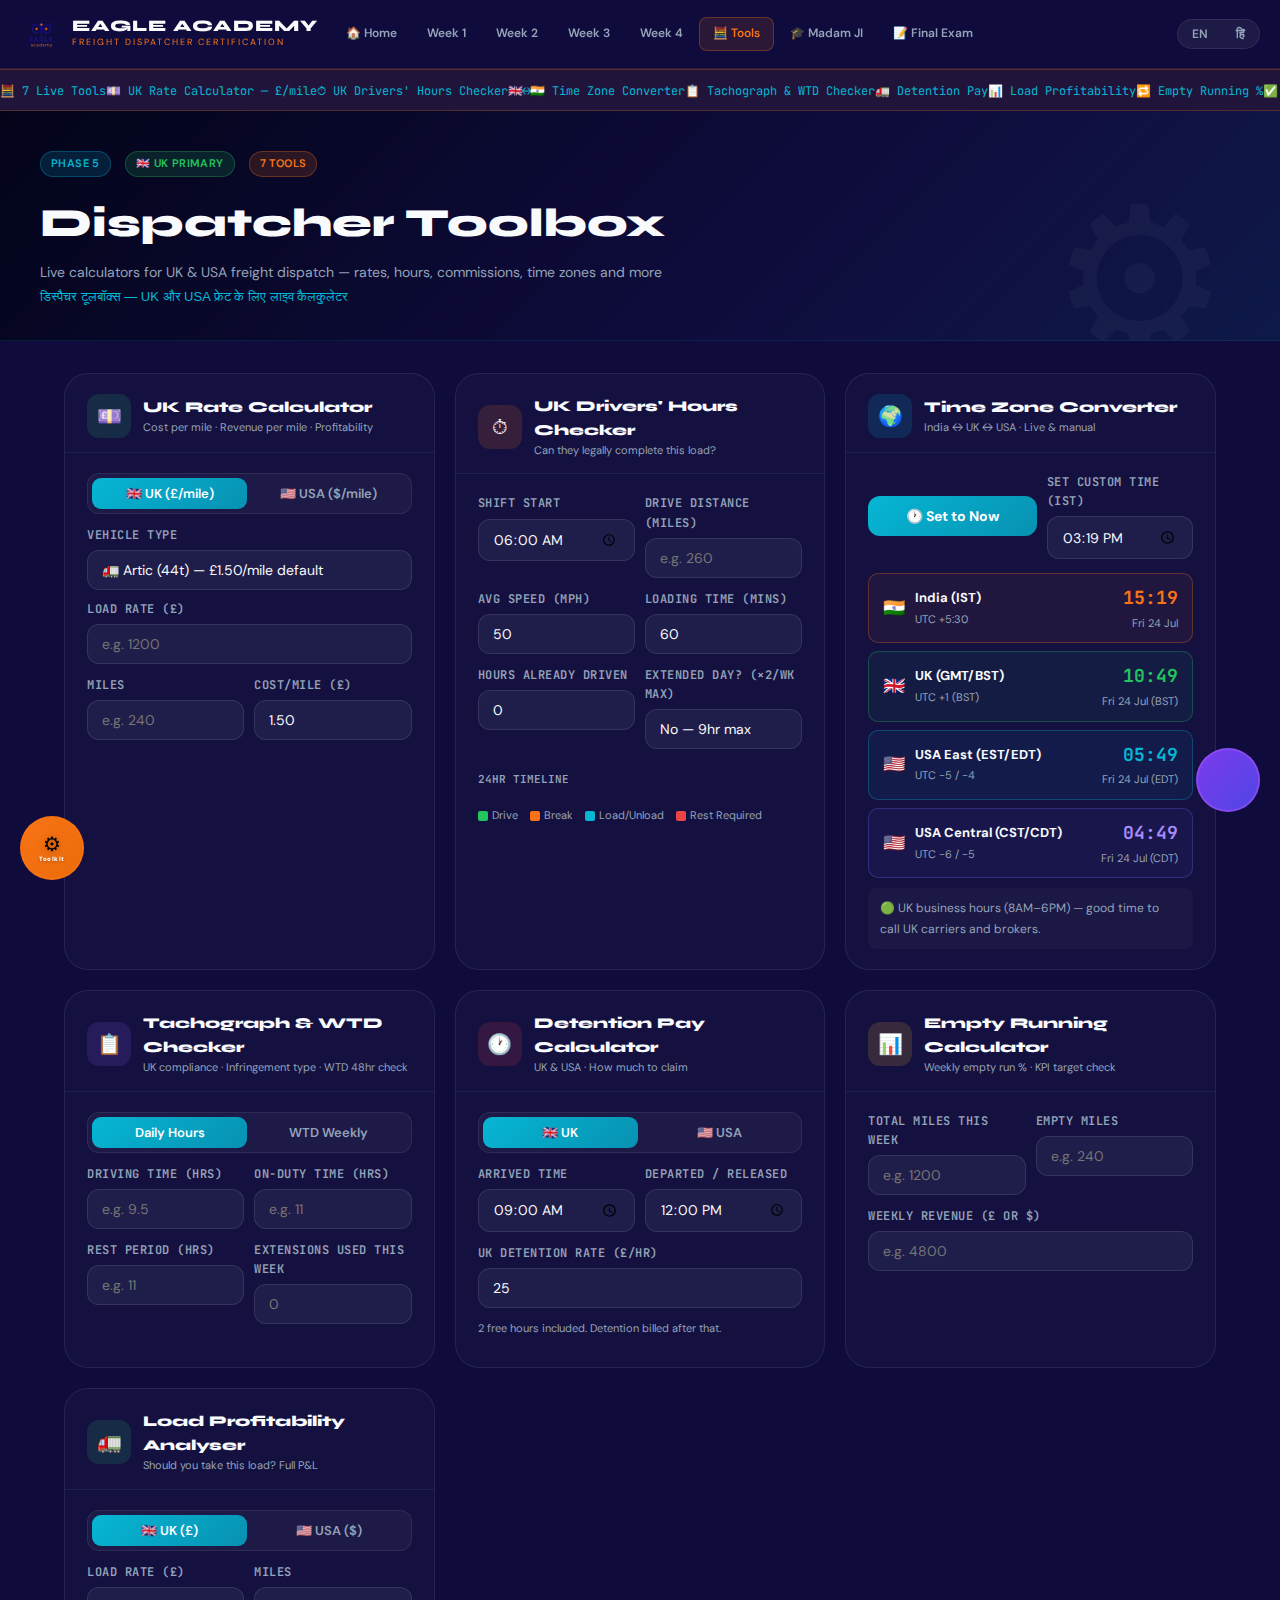
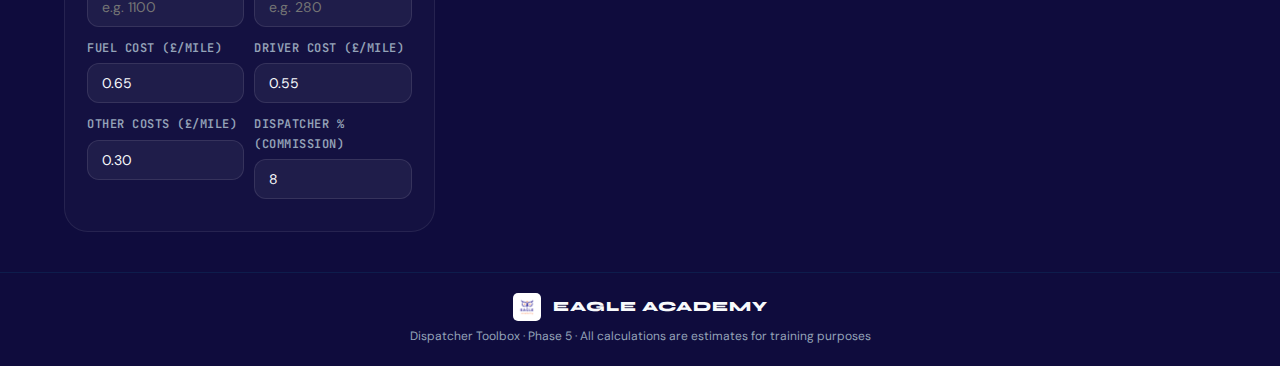
<file: tools.html>
<!DOCTYPE html>
<html lang="en">
<head>
<meta charset="UTF-8"/>
<meta name="viewport" content="width=device-width, initial-scale=1.0"/>
<title>Dispatch Tools — Eagle Academy</title>
<link rel="stylesheet" href="assets/style.css"/>
<style>
:root{
  --navy-dark:#03041a;
  --font-main:'DM Sans',sans-serif;
  --font-head:'Syne',sans-serif;
  --font-mono:'JetBrains Mono',monospace;
  --font-hindi:'Noto Sans Devanagari',sans-serif;
  --radius-md:12px;
  --radius-lg:18px;
  --radius-xl:24px;
  --transition:all .22s ease;
}
.tools-hero{background:linear-gradient(135deg,var(--navy-dark) 0%,var(--navy) 60%,rgba(6,182,212,0.08) 100%);padding:40px 24px 32px;border-bottom:1px solid rgba(6,182,212,0.15);position:relative;overflow:hidden}
.tools-hero::before{content:'⚙';position:absolute;right:4%;top:10px;font-size:200px;opacity:.03;pointer-events:none}
.th-inner{max-width:1200px;margin:0 auto}
.tools-grid{display:grid;grid-template-columns:repeat(auto-fill,minmax(340px,1fr));gap:20px;max-width:1200px;margin:0 auto;padding:32px 24px}
.tool-card{background:rgba(255,255,255,0.025);border:1px solid rgba(255,255,255,0.08);border-radius:var(--radius-xl);overflow:hidden;transition:var(--transition)}
.tool-card:hover{border-color:rgba(6,182,212,0.3);transform:translateY(-2px)}
.tool-head{padding:20px 22px 14px;border-bottom:1px solid rgba(255,255,255,0.06);display:flex;align-items:center;gap:12px}
.tool-icon{width:44px;height:44px;border-radius:12px;display:flex;align-items:center;justify-content:center;font-size:20px;flex-shrink:0}
.tool-body{padding:20px 22px}
.tl{display:block;font-size:12px;color:var(--grey);font-family:var(--font-mono);margin-bottom:5px;font-weight:600;text-transform:uppercase;letter-spacing:.5px}
.tf{width:100%;padding:10px 14px;background:rgba(255,255,255,0.05);border:1px solid rgba(255,255,255,0.1);border-radius:var(--radius-md);color:var(--white);font-family:var(--font-main);font-size:14px;outline:none;transition:border-color .2s;margin-bottom:12px;-webkit-appearance:none}
.tf:focus{border-color:var(--cyan)}
.tf-row{display:grid;grid-template-columns:1fr 1fr;gap:10px}
.result-box{background:rgba(6,182,212,0.08);border:1px solid rgba(6,182,212,0.25);border-radius:var(--radius-md);padding:14px 16px;margin-top:4px}
.result-main{font-family:var(--font-head);font-size:28px;font-weight:900;color:var(--cyan);line-height:1}
.result-sub{font-size:12px;color:var(--grey);margin-top:4px;line-height:1.6}
.result-good{background:rgba(34,197,94,0.08);border-color:rgba(34,197,94,0.3);}.result-good .result-main{color:var(--green)}
.result-warn{background:rgba(249,115,22,0.08);border-color:rgba(249,115,22,0.3);}.result-warn .result-main{color:var(--orange)}
.result-bad{background:rgba(239,68,68,0.08);border-color:rgba(239,68,68,0.3);}.result-bad .result-main{color:var(--red)}
.calc-btn{width:100%;padding:11px;background:linear-gradient(135deg,var(--cyan),#0891b2);border:none;border-radius:var(--radius-md);color:white;font-family:var(--font-main);font-size:14px;font-weight:700;cursor:pointer;transition:var(--transition);margin-bottom:10px}
.calc-btn:hover{filter:brightness(1.1);transform:translateY(-1px)}
.seg{display:flex;gap:4px;background:rgba(255,255,255,0.04);border:1px solid rgba(255,255,255,0.08);border-radius:var(--radius-md);padding:4px;margin-bottom:12px}
.seg-btn{flex:1;padding:7px 10px;background:transparent;border:none;border-radius:9px;color:var(--grey);font-family:var(--font-main);font-size:13px;font-weight:600;cursor:pointer;transition:var(--transition)}
.seg-btn.act{background:linear-gradient(135deg,var(--cyan),#0891b2);color:white}
.mini-grid{display:grid;gap:8px;margin-top:10px}
.tz-row{display:flex;justify-content:space-between;align-items:center;padding:10px 14px;background:rgba(255,255,255,0.03);border:1px solid rgba(255,255,255,0.07);border-radius:10px}
.tz-flag{font-size:18px}
.tz-time{font-family:var(--font-mono);font-size:18px;font-weight:700}
.tz-label{font-size:11px;color:var(--grey);margin-top:2px}
.india-tz{border-color:rgba(249,115,22,0.3);background:rgba(249,115,22,0.06)}
.india-tz .tz-time{color:var(--orange)}
.uk-tz{border-color:rgba(34,197,94,0.3);background:rgba(34,197,94,0.06)}
.uk-tz .tz-time{color:var(--green)}
.usa-e-tz{border-color:rgba(6,182,212,0.3);background:rgba(6,182,212,0.06)}
.usa-e-tz .tz-time{color:var(--cyan)}
.usa-c-tz{border-color:rgba(99,102,241,0.3);background:rgba(99,102,241,0.06)}
.usa-c-tz .tz-time{color:#a78bfa}
.hours-vis{display:grid;grid-template-columns:repeat(24,1fr);gap:1px;margin-top:10px;border-radius:8px;overflow:hidden}
.hv-cell{height:14px;background:rgba(255,255,255,0.06);position:relative;cursor:default}
.hv-cell.drive{background:var(--green)}
.hv-cell.break{background:var(--orange)}
.hv-cell.rest{background:var(--red)}
.hv-cell.load{background:var(--cyan)}
.hv-legend{display:flex;gap:12px;flex-wrap:wrap;margin-top:8px;font-size:11px}
.hv-dot{width:10px;height:10px;border-radius:2px;flex-shrink:0;margin-top:1px}
select.tf option{background:#0d0c2e;color:white}
.hi-note{font-family:var(--font-hindi);font-size:13px;color:rgba(255,200,80,0.8);margin-top:6px;display:none}
.chi.show .hi-note{display:block}
.divider-label{font-size:11px;color:var(--grey);text-align:center;position:relative;margin:10px 0}
.divider-label::before,.divider-label::after{content:'';position:absolute;top:50%;width:42%;height:1px;background:rgba(255,255,255,0.07)}
.divider-label::before{left:0}.divider-label::after{right:0}
</style>
</head>
<body>

<header class="ea-header">
  <div class="ea-header-inner">
    <a href="index.html" class="ea-logo">
      <img src="assets/logo.png" alt="Eagle Academy" onerror="this.style.display='none'"/>
      <div class="ea-logo-text"><div class="brand">EAGLE ACADEMY</div><div class="sub">Freight Dispatcher Certification</div></div>
    </a>
    <nav class="ea-nav">
      <a href="index.html" class="ea-nav-btn">🏠 Home</a>
      <a href="week1.html" class="ea-nav-btn">Week 1</a>
      <a href="week2.html" class="ea-nav-btn">Week 2</a>
      <a href="week3.html" class="ea-nav-btn">Week 3</a>
      <a href="week4.html" class="ea-nav-btn">Week 4</a>
      <a href="tools.html" class="ea-nav-btn active">🧮 Tools</a>
      <a href="madam-ji.html" class="ea-nav-btn">🎓 Madam JI</a>
      <a href="exam.html" class="ea-nav-btn">📝 Final Exam</a>
    </nav>
    <div class="lang-toggle">
      <button class="lang-btn active" onclick="setLang('en',this)">EN</button>
      <button class="lang-btn" onclick="setLang('hi',this)">हिं</button>
    </div>
  </div>
</header>

<div class="ticker-wrap"><div class="ticker-inner" style="color:var(--cyan);font-family:var(--font-mono);font-size:12px">
  <span>🧮 7 Live Tools</span><span>💷 UK Rate Calculator — £/mile</span><span>⏱ UK Drivers' Hours Checker</span><span>🇬🇧↔🇮🇳 Time Zone Converter</span><span>📋 Tachograph & WTD Checker</span><span>🚛 Detention Pay</span><span>📊 Load Profitability</span><span>🔁 Empty Running %</span><span>✅ UK Compliance First</span><span>🧮 7 Live Tools</span><span>💷 UK Rate Calculator — £/mile</span><span>⏱ UK Drivers' Hours — Tachograph</span>
</div></div>

<section class="tools-hero">
  <div class="th-inner">
    <div style="display:flex;align-items:center;gap:14px;margin-bottom:14px">
      <span class="tag tag-cyan">Phase 5</span>
      <span class="tag tag-green">🇬🇧 UK Primary</span>
      <span class="tag tag-orange">7 Tools</span>
    </div>
    <h1 style="font-family:var(--font-head);font-size:clamp(24px,4vw,40px);font-weight:900;margin-bottom:6px">Dispatcher Toolbox</h1>
    <p style="font-size:14px;color:var(--grey)">Live calculators for UK &amp; USA freight dispatch — rates, hours, commissions, time zones and more</p>
    <p style="font-size:13px;color:var(--cyan);font-family:var(--font-hindi);margin-top:4px">डिस्पैचर टूलबॉक्स — UK और USA फ्रेट के लिए लाइव कैलकुलेटर</p>
  </div>
</section>

<div class="tools-grid">

  <!-- ═══ TOOL 1: UK Rate Calculator ═══ -->
  <div class="tool-card">
    <div class="tool-head">
      <div class="tool-icon" style="background:rgba(34,197,94,0.15)">💷</div>
      <div>
        <div style="font-family:var(--font-head);font-size:15px;font-weight:800">UK Rate Calculator</div>
        <div style="font-size:11px;color:var(--grey)">Cost per mile · Revenue per mile · Profitability</div>
      </div>
    </div>
    <div class="tool-body">
      <div class="seg" id="seg_rate">
        <button class="seg-btn act" onclick="segSwitch('seg_rate',this,'r_uk')">🇬🇧 UK (£/mile)</button>
        <button class="seg-btn" onclick="segSwitch('seg_rate',this,'r_us')">🇺🇸 USA ($/mile)</button>
      </div>

      <div id="r_uk" data-seg="seg_rate">
        <label class="tl">Vehicle Type</label>
        <select class="tf" id="r_uk_vtype" onchange="setUKVehicleDefaults();calcUKRate()" style="margin-bottom:10px">
          <option value="artic">🚛 Artic (44t) — £1.50/mile default</option>
          <option value="rigid">🚚 Rigid HGV (18t) — £1.25/mile default</option>
          <option value="van">🚐 LWB/XL Van — £0.85/mile default</option>
        </select>
        <label class="tl">Load Rate (£)</label>
        <input type="number" class="tf" id="r_uk_rate" placeholder="e.g. 1200" oninput="calcUKRate()"/>
        <div class="tf-row">
          <div><label class="tl">Miles</label><input type="number" class="tf" id="r_uk_miles" placeholder="e.g. 240" oninput="calcUKRate()"/></div>
          <div><label class="tl">Cost/Mile (£)</label><input type="number" class="tf" id="r_uk_cpm" placeholder="1.50" value="1.50" step="0.05" oninput="calcUKRate()"/></div>
        </div>
        <div id="r_uk_result" class="result-box" style="display:none">
          <div class="result-main" id="r_uk_rpm">—</div>
          <div class="result-sub" id="r_uk_sub">—</div>
        </div>
      </div>

      <div id="r_us" data-seg="seg_rate" style="display:none">
        <label class="tl">Vehicle Type</label>
        <select class="tf" id="r_us_vtype" onchange="setUSVehicleDefaults();calcUSRate()" style="margin-bottom:10px">
          <option value="semi">🚛 Semi/18-Wheeler — $1.65/mile default</option>
          <option value="straight">🚚 Straight Truck — $1.30/mile default</option>
          <option value="sprinter">🚐 Sprinter/Cargo Van — $0.95/mile default</option>
        </select>
        <label class="tl">Load Rate ($)</label>
        <input type="number" class="tf" id="r_us_rate" placeholder="e.g. 2800" oninput="calcUSRate()"/>
        <div class="tf-row">
          <div><label class="tl">Miles</label><input type="number" class="tf" id="r_us_miles" placeholder="e.g. 950" oninput="calcUSRate()"/></div>
          <div><label class="tl">Cost/Mile ($)</label><input type="number" class="tf" id="r_us_cpm" placeholder="1.65" value="1.65" step="0.05" oninput="calcUSRate()"/></div>
        </div>
        <div id="r_us_result" class="result-box" style="display:none">
          <div class="result-main" id="r_us_rpm">—</div>
          <div class="result-sub" id="r_us_sub">—</div>
        </div>
      </div>

      <div class="hi-note chi">UK में £2.50/मील से ऊपर = अच्छा। £2.00 से नीचे = जांचें। USA में $2.50 से ऊपर = अच्छा।</div>
    </div>
  </div>

  <!-- ═══ TOOL 2: UK Drivers Hours Checker ═══ -->
  <div class="tool-card">
    <div class="tool-head">
      <div class="tool-icon" style="background:rgba(249,115,22,0.15)">⏱</div>
      <div>
        <div style="font-family:var(--font-head);font-size:15px;font-weight:800">UK Drivers' Hours Checker</div>
        <div style="font-size:11px;color:var(--grey)">Can they legally complete this load?</div>
      </div>
    </div>
    <div class="tool-body">
      <div class="tf-row">
        <div><label class="tl">Shift Start</label><input type="time" class="tf" id="h_start" value="06:00" oninput="calcHours()"/></div>
        <div><label class="tl">Drive Distance (miles)</label><input type="number" class="tf" id="h_miles" placeholder="e.g. 260" oninput="calcHours()"/></div>
      </div>
      <div class="tf-row">
        <div><label class="tl">Avg Speed (mph)</label><input type="number" class="tf" id="h_speed" placeholder="50" value="50" oninput="calcHours()"/></div>
        <div><label class="tl">Loading Time (mins)</label><input type="number" class="tf" id="h_load" placeholder="60" value="60" oninput="calcHours()"/></div>
      </div>
      <div class="tf-row">
        <div><label class="tl">Hours Already Driven</label><input type="number" class="tf" id="h_used" placeholder="0" value="0" step="0.5" oninput="calcHours()"/></div>
        <div><label class="tl">Extended Day? (×2/wk max)</label>
          <select class="tf" id="h_ext" onchange="calcHours()">
            <option value="9">No — 9hr max</option>
            <option value="10">Yes — 10hr max</option>
          </select>
        </div>
      </div>

      <div id="h_result" class="result-box" style="display:none">
        <div class="result-main" id="h_verdict">—</div>
        <div class="result-sub" id="h_detail">—</div>
      </div>

      <div style="margin-top:10px">
        <div style="font-size:11px;color:var(--grey);margin-bottom:5px;font-family:var(--font-mono);font-weight:600">24HR TIMELINE</div>
        <div class="hours-vis" id="h_vis"></div>
        <div class="hv-legend">
          <div style="display:flex;align-items:center;gap:4px"><div class="hv-dot" style="background:var(--green)"></div><span style="font-size:11px;color:var(--grey)">Drive</span></div>
          <div style="display:flex;align-items:center;gap:4px"><div class="hv-dot" style="background:var(--orange)"></div><span style="font-size:11px;color:var(--grey)">Break</span></div>
          <div style="display:flex;align-items:center;gap:4px"><div class="hv-dot" style="background:var(--cyan)"></div><span style="font-size:11px;color:var(--grey)">Load/Unload</span></div>
          <div style="display:flex;align-items:center;gap:4px"><div class="hv-dot" style="background:var(--red)"></div><span style="font-size:11px;color:var(--grey)">Rest Required</span></div>
        </div>
      </div>
      <div class="hi-note chi">4.5 घंटे ड्राइव → 45 मिनट ब्रेक अनिवार्य। दैनिक अधिकतम: 9 घंटे (सप्ताह में 2 बार 10 घंटे)।</div>
    </div>
  </div>

  <!-- ═══ TOOL 3: Time Zone Converter ═══ -->
  <div class="tool-card">
    <div class="tool-head">
      <div class="tool-icon" style="background:rgba(6,182,212,0.15)">🌍</div>
      <div>
        <div style="font-family:var(--font-head);font-size:15px;font-weight:800">Time Zone Converter</div>
        <div style="font-size:11px;color:var(--grey)">India ↔ UK ↔ USA · Live &amp; manual</div>
      </div>
    </div>
    <div class="tool-body">
      <div style="display:flex;gap:10px;align-items:center;margin-bottom:14px">
        <button class="calc-btn" style="margin:0;flex:1" onclick="setNow()">🕐 Set to Now</button>
        <div style="flex:1">
          <label class="tl">Set Custom Time (IST)</label>
          <input type="time" class="tf" id="tz_input" style="margin-bottom:0" oninput="convertTZ()"/>
        </div>
      </div>

      <div class="mini-grid">
        <div class="tz-row india-tz">
          <div style="display:flex;align-items:center;gap:10px"><span class="tz-flag">🇮🇳</span><div><div style="font-size:13px;font-weight:700">India (IST)</div><div class="tz-label">UTC +5:30</div></div></div>
          <div style="text-align:right"><div class="tz-time" id="tz_ist">—</div><div class="tz-label" id="tz_ist_d">—</div></div>
        </div>
        <div class="tz-row uk-tz">
          <div style="display:flex;align-items:center;gap:10px"><span class="tz-flag">🇬🇧</span><div><div style="font-size:13px;font-weight:700">UK (GMT/BST)</div><div class="tz-label" id="tz_uk_offset">UTC +0 / +1 BST</div></div></div>
          <div style="text-align:right"><div class="tz-time" id="tz_uk">—</div><div class="tz-label" id="tz_uk_status">—</div></div>
        </div>
        <div class="tz-row usa-e-tz">
          <div style="display:flex;align-items:center;gap:10px"><span class="tz-flag">🇺🇸</span><div><div style="font-size:13px;font-weight:700">USA East (EST/EDT)</div><div class="tz-label">UTC -5 / -4</div></div></div>
          <div style="text-align:right"><div class="tz-time" id="tz_est">—</div><div class="tz-label" id="tz_est_status">—</div></div>
        </div>
        <div class="tz-row usa-c-tz">
          <div style="display:flex;align-items:center;gap:10px"><span class="tz-flag">🇺🇸</span><div><div style="font-size:13px;font-weight:700">USA Central (CST/CDT)</div><div class="tz-label">UTC -6 / -5</div></div></div>
          <div style="text-align:right"><div class="tz-time" id="tz_cst">—</div><div class="tz-label" id="tz_cst_status">—</div></div>
        </div>
      </div>

      <div id="tz_advice" style="font-size:12px;color:var(--grey);margin-top:10px;padding:10px 12px;background:rgba(255,255,255,0.03);border-radius:8px;line-height:1.7"></div>
      <div class="hi-note chi">UK = IST से 5:30 घंटे पीछे। UK सुबह 8 बजे = भारत दोपहर 1:30 बजे। USA (EST) = IST से 10:30 घंटे पीछे।</div>
    </div>
  </div>

  <!-- ═══ TOOL 4: UK Tachograph & WTD Checker ═══ -->
  <div class="tool-card">
    <div class="tool-head">
      <div class="tool-icon" style="background:rgba(139,92,246,0.15)">📋</div>
      <div>
        <div style="font-family:var(--font-head);font-size:15px;font-weight:800">Tachograph & WTD Checker</div>
        <div style="font-size:11px;color:var(--grey)">UK compliance · Infringement type · WTD 48hr check</div>
      </div>
    </div>
    <div class="tool-body">
      <div class="seg" id="seg_tacho">
        <button class="seg-btn act" onclick="segSwitch('seg_tacho',this,'tc_daily')">Daily Hours</button>
        <button class="seg-btn" onclick="segSwitch('seg_tacho',this,'tc_wtd')">WTD Weekly</button>
      </div>

      <!-- Daily check -->
      <div id="tc_daily" data-seg="seg_tacho">
        <div class="tf-row">
          <div><label class="tl">Driving Time (hrs)</label><input type="number" class="tf" id="tc_drive" placeholder="e.g. 9.5" step="0.5" oninput="calcTacho()"/></div>
          <div><label class="tl">On-Duty Time (hrs)</label><input type="number" class="tf" id="tc_duty" placeholder="e.g. 11" step="0.5" oninput="calcTacho()"/></div>
        </div>
        <div class="tf-row">
          <div><label class="tl">Rest Period (hrs)</label><input type="number" class="tf" id="tc_rest" placeholder="e.g. 11" step="0.5" oninput="calcTacho()"/></div>
          <div><label class="tl">Extensions used this week</label><input type="number" class="tf" id="tc_ext" placeholder="0" min="0" max="2" oninput="calcTacho()"/></div>
        </div>
      </div>

      <!-- WTD check -->
      <div id="tc_wtd" data-seg="seg_tacho" style="display:none">
        <label class="tl">Total Working Hours This Week</label>
        <input type="number" class="tf" id="tc_wtd_hrs" placeholder="e.g. 52" step="0.5" oninput="calcWTD()"/>
        <label class="tl" style="margin-top:8px">Opt-Out Agreement Signed?</label>
        <div class="seg" id="seg_optout" style="margin-top:4px">
          <button class="seg-btn act" id="optout_no" onclick="segSwitch('seg_optout',this,'dummy1');calcWTD()">No</button>
          <button class="seg-btn" id="optout_yes" onclick="segSwitch('seg_optout',this,'dummy2');calcWTD()">Yes (signed)</button>
        </div>
        <div id="dummy1" data-seg="seg_optout" style="display:none"></div>
        <div id="dummy2" data-seg="seg_optout" style="display:none"></div>
      </div>

      <div id="tc_result" class="result-box" style="display:none">
        <div class="result-main" id="tc_verdict">—</div>
        <div class="result-sub" id="tc_detail">—</div>
      </div>
      <div class="hi-note chi">UK में ड्राइवर अधिकतम 9 घंटे (सप्ताह में दो बार 10 घंटे) गाड़ी चला सकता है। WTD नियम: औसतन 48 घंटे प्रति सप्ताह।</div>
    </div>
  </div>

  <!-- ═══ TOOL 5: Detention Pay ═══ -->
  <div class="tool-card">
    <div class="tool-head">
      <div class="tool-icon" style="background:rgba(239,68,68,0.15)">🕐</div>
      <div>
        <div style="font-family:var(--font-head);font-size:15px;font-weight:800">Detention Pay Calculator</div>
        <div style="font-size:11px;color:var(--grey)">UK &amp; USA · How much to claim</div>
      </div>
    </div>
    <div class="tool-body">
      <div class="seg" id="seg_det">
        <button class="seg-btn act" onclick="segSwitch('seg_det',this,'det_uk');calcDet()">🇬🇧 UK</button>
        <button class="seg-btn" onclick="segSwitch('seg_det',this,'det_us');calcDet()">🇺🇸 USA</button>
      </div>

      <div id="det_uk" data-seg="seg_det">
        <div class="tf-row">
          <div><label class="tl">Arrived Time</label><input type="time" class="tf" id="det_uk_arr" value="09:00" oninput="calcDet()"/></div>
          <div><label class="tl">Departed / Released</label><input type="time" class="tf" id="det_uk_dep" value="12:00" oninput="calcDet()"/></div>
        </div>
        <div><label class="tl">UK Detention Rate (£/hr)</label><input type="number" class="tf" id="det_uk_rate" placeholder="25" value="25" oninput="calcDet()"/></div>
        <div style="font-size:11px;color:var(--grey);margin-bottom:10px">2 free hours included. Detention billed after that.</div>
      </div>

      <div id="det_us" data-seg="seg_det" style="display:none">
        <div class="tf-row">
          <div><label class="tl">Arrived Time</label><input type="time" class="tf" id="det_us_arr" value="09:00" oninput="calcDet()"/></div>
          <div><label class="tl">Departed / Released</label><input type="time" class="tf" id="det_us_dep" value="12:00" oninput="calcDet()"/></div>
        </div>
        <div><label class="tl">Detention Rate ($/hr)</label><input type="number" class="tf" id="det_us_rate" placeholder="50" value="50" oninput="calcDet()"/></div>
        <div style="font-size:11px;color:var(--grey);margin-bottom:10px">2 free hours included. Detention billed after that.</div>
      </div>

      <div id="det_result" class="result-box" style="display:none">
        <div class="result-main" id="det_amount">—</div>
        <div class="result-sub" id="det_detail">—</div>
      </div>
      <div class="hi-note chi">2 मुफ्त घंटे। उसके बाद प्रति घंटे डिटेंशन चार्ज। लिखित में दर्ज करें और 24 घंटे के अंदर क्लेम करें।</div>
    </div>
  </div>

  <!-- ═══ TOOL 6: Empty Running ═══ -->
  <div class="tool-card">
    <div class="tool-head">
      <div class="tool-icon" style="background:rgba(251,191,36,0.15)">📊</div>
      <div>
        <div style="font-family:var(--font-head);font-size:15px;font-weight:800">Empty Running Calculator</div>
        <div style="font-size:11px;color:var(--grey)">Weekly empty run % · KPI target check</div>
      </div>
    </div>
    <div class="tool-body">
      <div class="tf-row">
        <div><label class="tl">Total Miles This Week</label><input type="number" class="tf" id="er_total" placeholder="e.g. 1200" oninput="calcER()"/></div>
        <div><label class="tl">Empty Miles</label><input type="number" class="tf" id="er_empty" placeholder="e.g. 240" oninput="calcER()"/></div>
      </div>
      <label class="tl">Weekly Revenue (£ or $)</label>
      <input type="number" class="tf" id="er_rev" placeholder="e.g. 4800" oninput="calcER()"/>

      <div id="er_result" style="display:none">
        <div class="result-box" id="er_box">
          <div class="result-main" id="er_pct">—</div>
          <div class="result-sub" id="er_detail">—</div>
        </div>
        <div style="margin-top:8px">
          <div style="height:10px;background:rgba(255,255,255,0.07);border-radius:99px;overflow:hidden">
            <div id="er_bar" style="height:100%;border-radius:99px;transition:width .6s ease;background:var(--green)"></div>
          </div>
          <div style="display:flex;justify-content:space-between;font-size:10px;color:var(--grey);margin-top:3px;font-family:var(--font-mono)">
            <span>0%</span><span style="color:var(--green)">TARGET: &lt;15%</span><span style="color:var(--orange)">INDUSTRY: 25–30%</span><span>50%</span>
          </div>
        </div>
      </div>
      <div class="hi-note chi">खाली मील <15% = बेहतरीन। UK उद्योग औसत: 25–30%। अधिक बैकहॉल लोड खोजें।</div>
    </div>
  </div>

  <!-- ═══ TOOL 7: Load Profitability ═══ -->
  <div class="tool-card" style="grid-column:span 1">
    <div class="tool-head">
      <div class="tool-icon" style="background:rgba(34,197,94,0.15)">🚛</div>
      <div>
        <div style="font-family:var(--font-head);font-size:15px;font-weight:800">Load Profitability Analyser</div>
        <div style="font-size:11px;color:var(--grey)">Should you take this load? Full P&amp;L</div>
      </div>
    </div>
    <div class="tool-body">
      <div class="seg" id="seg_prof">
        <button class="seg-btn act" onclick="segSwitch('seg_prof',this,'pf_uk');calcProfit()">🇬🇧 UK (£)</button>
        <button class="seg-btn" onclick="segSwitch('seg_prof',this,'pf_us');calcProfit()">🇺🇸 USA ($)</button>
      </div>

      <div id="pf_uk" data-seg="seg_prof">
        <div class="tf-row">
          <div><label class="tl">Load Rate (£)</label><input type="number" class="tf" id="pf_uk_rate" placeholder="e.g. 1100" oninput="calcProfit()"/></div>
          <div><label class="tl">Miles</label><input type="number" class="tf" id="pf_uk_miles" placeholder="e.g. 280" oninput="calcProfit()"/></div>
        </div>
        <div class="tf-row">
          <div><label class="tl">Fuel Cost (£/mile)</label><input type="number" class="tf" id="pf_uk_fuel" placeholder="0.65" value="0.65" step="0.05" oninput="calcProfit()"/></div>
          <div><label class="tl">Driver Cost (£/mile)</label><input type="number" class="tf" id="pf_uk_driver" placeholder="0.55" value="0.55" step="0.05" oninput="calcProfit()"/></div>
        </div>
        <div class="tf-row">
          <div><label class="tl">Other Costs (£/mile)</label><input type="number" class="tf" id="pf_uk_other" placeholder="0.30" value="0.30" step="0.05" oninput="calcProfit()"/></div>
          <div><label class="tl">Dispatcher % (commission)</label><input type="number" class="tf" id="pf_uk_comm" placeholder="8" value="8" step="0.5" oninput="calcProfit()"/></div>
        </div>
      </div>

      <div id="pf_us" data-seg="seg_prof" style="display:none">
        <div class="tf-row">
          <div><label class="tl">Load Rate ($)</label><input type="number" class="tf" id="pf_us_rate" placeholder="e.g. 2600" oninput="calcProfit()"/></div>
          <div><label class="tl">Miles</label><input type="number" class="tf" id="pf_us_miles" placeholder="e.g. 850" oninput="calcProfit()"/></div>
        </div>
        <div class="tf-row">
          <div><label class="tl">Fuel Cost ($/mile)</label><input type="number" class="tf" id="pf_us_fuel" placeholder="0.75" value="0.75" step="0.05" oninput="calcProfit()"/></div>
          <div><label class="tl">Driver Cost ($/mile)</label><input type="number" class="tf" id="pf_us_driver" placeholder="0.65" value="0.65" step="0.05" oninput="calcProfit()"/></div>
        </div>
        <div class="tf-row">
          <div><label class="tl">Other Costs ($/mile)</label><input type="number" class="tf" id="pf_us_other" placeholder="0.25" value="0.25" step="0.05" oninput="calcProfit()"/></div>
          <div><label class="tl">Dispatcher % (commission)</label><input type="number" class="tf" id="pf_us_comm" placeholder="8" value="8" step="0.5" oninput="calcProfit()"/></div>
        </div>
      </div>

      <div id="pf_result" style="display:none">
        <div class="mini-grid" id="pf_grid"></div>
        <div style="margin-top:8px;padding:10px 12px;border-radius:10px;font-size:14px;font-weight:700;text-align:center" id="pf_verdict"></div>
      </div>
      <div class="hi-note chi">कुल लागत = (ईंधन + ड्राइवर + अन्य) × मील + डिस्पैचर कमीशन। लाभ = लोड रेट − कुल लागत।</div>
    </div>
  </div>

</div><!-- tools-grid -->

<footer style="border-top:1px solid rgba(6,182,212,0.1);padding:20px 24px;text-align:center;margin-top:8px">
  <div style="max-width:1200px;margin:0 auto">
    <div style="display:flex;align-items:center;justify-content:center;gap:12px;margin-bottom:6px">
      <img src="assets/logo.png" style="height:28px;background:white;padding:2px;border-radius:5px" onerror="this.style.display='none'"/>
      <span style="font-weight:900;font-size:14px;letter-spacing:1px;font-family:var(--font-head)">EAGLE ACADEMY</span>
    </div>
    <div style="font-size:12px;color:var(--grey)">Dispatcher Toolbox · Phase 5 · All calculations are estimates for training purposes</div>
  </div>
</footer>

<script src="assets/app.js"></script>
<script>
let lang='en';
function setLang(l,btn){lang=l;document.querySelectorAll('.lang-btn').forEach(b=>b.classList.remove('active'));btn.classList.add('active');document.querySelectorAll('.hi-note').forEach(el=>el.style.display=l==='hi'?'block':'none');}
function segSwitch(segId,btn,showId){
  document.querySelectorAll('#'+segId+' .seg-btn').forEach(b=>b.classList.remove('act'));
  btn.classList.add('act');
  // Hide all panels registered to this seg group via data-seg attribute
  document.querySelectorAll('[data-seg="'+segId+'"]').forEach(el=>el.style.display='none');
  const show=document.getElementById(showId);
  if(show)show.style.display='block';
}

/* ─── TOOL 1: UK/US Rate Calculator ─── */
function setUKVehicleDefaults(){
  const v=document.getElementById('r_uk_vtype').value;
  const defaults={artic:'1.50',rigid:'1.25',van:'0.85'};
  document.getElementById('r_uk_cpm').value=defaults[v];
}
function setUSVehicleDefaults(){
  const v=document.getElementById('r_us_vtype').value;
  const defaults={semi:'1.65',straight:'1.30',sprinter:'0.95'};
  document.getElementById('r_us_cpm').value=defaults[v];
}
function calcUKRate(){
  const rate=parseFloat(document.getElementById('r_uk_rate').value)||0;
  const miles=parseFloat(document.getElementById('r_uk_miles').value)||0;
  const cpm=parseFloat(document.getElementById('r_uk_cpm').value)||1.50;
  if(!rate||!miles)return;
  const rpm=(rate/miles);const profit=rate-(cpm*miles);const profitPct=Math.round(profit/rate*100);
  const el=document.getElementById('r_uk_result');el.style.display='block';
  document.getElementById('r_uk_rpm').textContent='£'+rpm.toFixed(2)+'/mile';
  document.getElementById('r_uk_sub').textContent=`Revenue: £${rate.toFixed(0)} | Cost: £${(cpm*miles).toFixed(0)} | Gross Profit: £${profit.toFixed(0)} (${profitPct}%)`;
  el.className='result-box'+(rpm>=2.5?' result-good':rpm>=1.8?' result-warn':' result-bad');
}
function calcUSRate(){
  const rate=parseFloat(document.getElementById('r_us_rate').value)||0;
  const miles=parseFloat(document.getElementById('r_us_miles').value)||0;
  const cpm=parseFloat(document.getElementById('r_us_cpm').value)||1.65;
  if(!rate||!miles)return;
  const rpm=rate/miles;const profit=rate-(cpm*miles);const profitPct=Math.round(profit/rate*100);
  const el=document.getElementById('r_us_result');el.style.display='block';
  document.getElementById('r_us_rpm').textContent='$'+rpm.toFixed(2)+'/mile';
  document.getElementById('r_us_sub').textContent=`Revenue: $${rate.toFixed(0)} | Cost: $${(cpm*miles).toFixed(0)} | Gross Profit: $${profit.toFixed(0)} (${profitPct}%)`;
  el.className='result-box'+(rpm>=2.5?' result-good':rpm>=1.8?' result-warn':' result-bad');
}

/* ─── TOOL 2: UK Hours Checker ─── */
function calcHours(){
  const startStr=document.getElementById('h_start').value;
  const miles=parseFloat(document.getElementById('h_miles').value)||0;
  const speed=parseFloat(document.getElementById('h_speed').value)||50;
  const loadMins=parseFloat(document.getElementById('h_load').value)||60;
  const usedHrs=parseFloat(document.getElementById('h_used').value)||0;
  const maxDrive=parseFloat(document.getElementById('h_ext').value)||9;
  if(!miles||!startStr)return;
  const driveHrs=miles/speed;
  const breakHrs=driveHrs>4.5?0.75:0;
  const totalHrs=driveHrs+breakHrs+(loadMins/60);
  const availableDrive=maxDrive-usedHrs;
  const canComplete=driveHrs<=availableDrive;
  const endHrs=totalHrs;
  const el=document.getElementById('h_result');el.style.display='block';
  const [sh,sm]=startStr.split(':').map(Number);
  const endMins=sh*60+sm+Math.round(endHrs*60);
  const endH=Math.floor(endMins/60)%24;const endM=endMins%60;
  const endStr=String(endH).padStart(2,'0')+':'+String(endM).padStart(2,'0');
  if(canComplete){
    el.className='result-box result-good';
    document.getElementById('h_verdict').textContent='✅ LEGAL — Can Complete';
    document.getElementById('h_detail').textContent=`Drive: ${driveHrs.toFixed(1)}hrs | Break: ${breakHrs>0?'45min':'None needed'} | Load/Unload: ${loadMins}min | Est finish: ${endStr} | Available drive: ${availableDrive.toFixed(1)}hrs`;
  } else {
    el.className='result-box result-bad';
    document.getElementById('h_verdict').textContent='🚫 ILLEGAL — Hours Exceeded';
    document.getElementById('h_detail').textContent=`Needs ${driveHrs.toFixed(1)}hrs driving but only ${availableDrive.toFixed(1)}hrs available after ${usedHrs}hrs already driven. Plan 2-day journey or find different driver.`;
  }
  // timeline viz
  const vis=document.getElementById('h_vis');vis.innerHTML='';
  for(let i=0;i<24;i++){const c=document.createElement('div');c.className='hv-cell';
    const minuteOfDay=sh*60+sm+(i*60);
    const elapsed=(minuteOfDay-(sh*60+sm))/60;
    if(elapsed<0||elapsed>endHrs+1){c.classList.add('');}
    else if(elapsed<=driveHrs*0.5){c.classList.add('drive');}
    else if(breakHrs>0&&elapsed>driveHrs*0.5&&elapsed<=driveHrs*0.5+0.75){c.classList.add('break');}
    else if(elapsed<=driveHrs+breakHrs){c.classList.add('drive');}
    else if(elapsed<=driveHrs+breakHrs+loadMins/60){c.classList.add('load');}
    else if(!canComplete){c.classList.add('rest');}
    c.title=`${i}:00`;vis.appendChild(c);
  }
}

/* ─── TOOL 3: Time Zone ─── */
function fmt(d){return String(d.getHours()).padStart(2,'0')+':'+String(d.getMinutes()).padStart(2,'0');}
function fmtDay(d){return d.toLocaleDateString('en-GB',{weekday:'short',day:'numeric',month:'short'});}
function isUKBST(d){const m=d.getMonth();return m>=2&&m<=9;}
function isUSAEDT(d){const m=d.getMonth();return m>=2&&m<=9;}

function convertTZ(useNow){
  const now=new Date();
  let istH,istM;
  if(useNow){istH=now.getHours();istM=now.getMinutes();const ti=document.getElementById('tz_input');if(ti)ti.value=String(istH).padStart(2,'0')+':'+String(istM).padStart(2,'0');}
  else{const v=document.getElementById('tz_input').value;if(!v)return;const[h,m]=v.split(':').map(Number);istH=h;istM=m;}
  const base=new Date(now.getFullYear(),now.getMonth(),now.getDate(),istH,istM,0);
  const bst=isUKBST(base);const edt=isUSAEDT(base);
  const ukOff=bst?-(5*60+30-60):-(5*60+30);
  const estOff=edt?-(5*60+30+4*60):-(5*60+30+5*60);
  const cstOff=edt?-(5*60+30+5*60):-(5*60+30+6*60);
  const ukDate=new Date(base.getTime()+ukOff*60000);
  const estDate=new Date(base.getTime()+estOff*60000);
  const cstDate=new Date(base.getTime()+cstOff*60000);
  document.getElementById('tz_ist').textContent=fmt(base);
  document.getElementById('tz_ist_d').textContent=fmtDay(base);
  document.getElementById('tz_uk').textContent=fmt(ukDate);
  document.getElementById('tz_uk_status').textContent=fmtDay(ukDate)+(bst?' (BST)':' (GMT)');
  document.getElementById('tz_uk_offset').textContent=bst?'UTC +1 (BST)':'UTC +0 (GMT)';
  document.getElementById('tz_est').textContent=fmt(estDate);
  document.getElementById('tz_est_status').textContent=fmtDay(estDate)+(edt?' (EDT)':' (EST)');
  document.getElementById('tz_cst').textContent=fmt(cstDate);
  document.getElementById('tz_cst_status').textContent=fmtDay(cstDate)+(edt?' (CDT)':' (CST)');
  const ukH=ukDate.getHours();
  let advice='';
  if(ukH>=8&&ukH<18)advice='🟢 UK business hours (8AM–6PM) — good time to call UK carriers and brokers.';
  else if(ukH>=6&&ukH<8)advice='🟡 UK early morning — some drivers starting. Avoid calling transport offices yet.';
  else if(ukH>=18&&ukH<22)advice='🟡 UK evening — office hours ended. WhatsApp/SMS OK for non-urgent comms.';
  else advice='🔴 UK night hours — do not call. Schedule messages for morning.';
  document.getElementById('tz_advice').textContent=advice;
}
function setNow(){convertTZ(true);}

/* ─── TOOL 4: Tachograph & WTD ─── */
function calcTacho(){
  const drive=parseFloat(document.getElementById('tc_drive').value)||0;
  const duty=parseFloat(document.getElementById('tc_duty').value)||0;
  const rest=parseFloat(document.getElementById('tc_rest').value)||0;
  const ext=parseInt(document.getElementById('tc_ext').value)||0;
  if(!drive&&!duty&&!rest)return;
  const maxDrive=ext<2?10:9; // 10hr extension allowed twice a week
  const issues=[];
  if(drive>9&&ext>=2) issues.push('🚨 SERIOUS: Driving over 9 hrs — extensions already used this week');
  else if(drive>10) issues.push('🚨 SERIOUS: Driving over 10 hrs (max extension limit)');
  else if(drive>9) issues.push(`⚠️ WARNING: 10hr extension used (${ext+1}/2 this week)`);
  if(duty>13) issues.push('🚨 SERIOUS: On-duty time over 13 hours');
  if(rest<9) issues.push('🚨 SERIOUS: Rest under 9 hours (reduced rest)');
  else if(rest<11) issues.push('⚠️ WARNING: Reduced daily rest (min 9hrs, 3 times/week max)');
  const verdict = document.getElementById('tc_verdict');
  const detail = document.getElementById('tc_detail');
  document.getElementById('tc_result').style.display='block';
  if(issues.length===0){
    verdict.style.color='var(--green)';
    verdict.textContent='✅ COMPLIANT';
    detail.textContent=`Drive: ${drive}h / 9h limit | Duty: ${duty}h | Rest: ${rest}h ✓`;
  } else {
    verdict.style.color='var(--red)';
    verdict.textContent='❌ INFRINGEMENT DETECTED';
    detail.innerHTML=issues.join('<br/>');
  }
}

function calcWTD(){
  const hrs=parseFloat(document.getElementById('tc_wtd_hrs').value)||0;
  if(!hrs)return;
  const optedOut=document.getElementById('optout_yes').classList.contains('act');
  const limit=optedOut?60:48;
  const verdict=document.getElementById('tc_verdict');
  const detail=document.getElementById('tc_detail');
  document.getElementById('tc_result').style.display='block';
  if(hrs<=48){
    verdict.style.color='var(--green)';
    verdict.textContent='✅ WTD COMPLIANT';
    detail.textContent=`${hrs}h worked this week — under the 48h average limit`;
  } else if(hrs<=60&&optedOut){
    verdict.style.color='var(--gold)';
    verdict.textContent='⚠️ OVER 48H — OPT-OUT APPLIES';
    detail.textContent=`${hrs}h worked. Opt-out signed, so up to 60h permitted. Ensure opt-out is documented.`;
  } else {
    verdict.style.color='var(--red)';
    verdict.textContent='🚨 WTD BREACH';
    detail.textContent=`${hrs}h exceeds the ${limit}h WTD limit. ${optedOut?'Even with opt-out, 60h is the max.':'Driver must have signed opt-out to work over 48h.'}`;
  }
}

/* ─── TOOL 5: Detention ─── */
function calcDet(){
  const isUK=document.getElementById('det_uk').style.display!=='none';
  const sym=isUK?'£':'$';
  const arr=document.getElementById(isUK?'det_uk_arr':'det_us_arr').value;
  const dep=document.getElementById(isUK?'det_uk_dep':'det_us_dep').value;
  const rate=parseFloat(document.getElementById(isUK?'det_uk_rate':'det_us_rate').value)||(isUK?25:50);
  if(!arr||!dep)return;
  const[ah,am]=arr.split(':').map(Number);const[dh,dm]=dep.split(':').map(Number);
  let mins=(dh*60+dm)-(ah*60+am);if(mins<0)mins+=1440;
  const hrs=mins/60;const freeHrs=2;const billableHrs=Math.max(0,hrs-freeHrs);
  const amount=billableHrs*rate;
  const el=document.getElementById('det_result');el.style.display='block';
  document.getElementById('det_amount').textContent=sym+amount.toFixed(2);
  document.getElementById('det_detail').textContent=`Total wait: ${hrs.toFixed(2)}hrs | Free: ${freeHrs}hrs | Billable: ${billableHrs.toFixed(2)}hrs @ ${sym}${rate}/hr${amount===0?' — No detention payable':' — Claim within 24hrs of delivery'}`;
  el.className='result-box'+(amount>0?' result-warn':' result-good');
}

/* ─── TOOL 6: Empty Running ─── */
function calcER(){
  const total=parseFloat(document.getElementById('er_total').value)||0;
  const empty=parseFloat(document.getElementById('er_empty').value)||0;
  const rev=parseFloat(document.getElementById('er_rev').value)||0;
  if(!total||!empty)return;
  const pct=Math.round(empty/total*100);
  const rpmLoaded=rev&&(total-empty)>0?rev/(total-empty):0;
  document.getElementById('er_result').style.display='block';
  const box=document.getElementById('er_box');
  document.getElementById('er_pct').textContent=pct+'% Empty Running';
  document.getElementById('er_detail').textContent=`${empty} empty miles of ${total} total | Loaded RPM: ${rpmLoaded>0?'£$'.slice(0,1)+rpmLoaded.toFixed(2)+'/mile':'N/A'} | Industry avg: 25–30%`;
  box.className='result-box'+(pct<15?' result-good':pct<25?' result-warn':' result-bad');
  const bar=document.getElementById('er_bar');
  bar.style.width=Math.min(pct*2,100)+'%';
  bar.style.background=pct<15?'var(--green)':pct<25?'var(--orange)':'var(--red)';
}

/* ─── TOOL 7: Load Profitability ─── */
function calcProfit(){
  const isUK=document.getElementById('pf_uk').style.display!=='none';
  const sym=isUK?'£':'$';
  const rate=parseFloat(document.getElementById(isUK?'pf_uk_rate':'pf_us_rate').value)||0;
  const miles=parseFloat(document.getElementById(isUK?'pf_uk_miles':'pf_us_miles').value)||0;
  const fuel=parseFloat(document.getElementById(isUK?'pf_uk_fuel':'pf_us_fuel').value)||0;
  const driver=parseFloat(document.getElementById(isUK?'pf_uk_driver':'pf_us_driver').value)||0;
  const other=parseFloat(document.getElementById(isUK?'pf_uk_other':'pf_us_other').value)||0;
  const commPct=parseFloat(document.getElementById(isUK?'pf_uk_comm':'pf_us_comm').value)||8;
  if(!rate||!miles)return;
  const commAmt=rate*(commPct/100);
  const fuelCost=fuel*miles;const driverCost=driver*miles;const otherCost=other*miles;
  const totalCost=fuelCost+driverCost+otherCost+commAmt;
  const profit=rate-totalCost;const margin=Math.round(profit/rate*100);
  const rpm=rate/miles;
  document.getElementById('pf_result').style.display='block';
  document.getElementById('pf_grid').innerHTML=`
    <div style="display:grid;grid-template-columns:1fr 1fr 1fr;gap:8px">
      <div style="background:rgba(6,182,212,0.08);border:1px solid rgba(6,182,212,0.2);border-radius:10px;padding:12px;text-align:center"><div style="font-size:18px;font-weight:900;color:var(--cyan);font-family:var(--font-head)">${sym}${totalCost.toFixed(0)}</div><div style="font-size:10px;color:var(--grey);margin-top:2px">Total Cost</div></div>
      <div style="background:rgba(${profit>0?'34,197,94':'239,68,68'},0.1);border:1px solid rgba(${profit>0?'34,197,94':'239,68,68'},0.3);border-radius:10px;padding:12px;text-align:center"><div style="font-size:18px;font-weight:900;color:${profit>0?'var(--green)':'var(--red)'};font-family:var(--font-head)">${sym}${profit.toFixed(0)}</div><div style="font-size:10px;color:var(--grey);margin-top:2px">Gross Profit</div></div>
      <div style="background:rgba(139,92,246,0.08);border:1px solid rgba(139,92,246,0.2);border-radius:10px;padding:12px;text-align:center"><div style="font-size:18px;font-weight:900;color:#a78bfa;font-family:var(--font-head)">${rpm.toFixed(2)}</div><div style="font-size:10px;color:var(--grey);margin-top:2px">${sym}/mile RPM</div></div>
    </div>
    <div style="background:rgba(255,255,255,0.03);border:1px solid rgba(255,255,255,0.06);border-radius:10px;padding:10px 14px;font-size:11px;color:var(--grey);line-height:1.8;margin-top:2px">
      Fuel: ${sym}${fuelCost.toFixed(0)} | Driver: ${sym}${driverCost.toFixed(0)} | Other: ${sym}${otherCost.toFixed(0)} | Dispatch (${commPct}%): ${sym}${commAmt.toFixed(0)} | Margin: ${margin}%
    </div>`;
  const v=document.getElementById('pf_verdict');
  if(profit>0&&margin>=20){v.style.background='rgba(34,197,94,0.12)';v.style.color='var(--green)';v.style.border='1px solid rgba(34,197,94,0.3)';v.textContent='✅ TAKE THIS LOAD — Good profitability ('+margin+'% margin)';}
  else if(profit>0){v.style.background='rgba(249,115,22,0.1)';v.style.color='var(--orange)';v.style.border='1px solid rgba(249,115,22,0.3)';v.textContent='⚠️ MARGINAL — Profitable but low margin ('+margin+'%). Negotiate rate up.';}
  else{v.style.background='rgba(239,68,68,0.1)';v.style.color='var(--red)';v.style.border='1px solid rgba(239,68,68,0.3)';v.textContent='🚫 REJECT — This load loses money. Either renegotiate or pass.';}
}

// Auto-run time zone on load
window.addEventListener('DOMContentLoaded',()=>{
  setNow();
  setInterval(()=>{convertTZ(true);},60000); // update every minute
  calcHours();
});
</script>

<!-- ═══════════════ FLOATING FABs ═══════════════ -->
<!-- Madam JI + Tools — hardcoded, position:fixed  -->
<style>
#mj-fab {
  position: fixed !important; bottom: 88px !important; right: 20px !important;
  z-index: 99999 !important; width: 64px; height: 64px; border-radius: 50%;
  background: linear-gradient(135deg, #7c3aed, #4f46e5);
  border: 2px solid rgba(168,85,247,0.5);
  outline: none; font-family: inherit;
  cursor: pointer; display: flex; align-items: center; justify-content: center;
  overflow: hidden;
  animation: mjBounce 2.5s ease-in-out infinite, mjColorCycle 4s ease-in-out infinite;
  transition: transform .18s ease;
}
#mj-fab:hover {
  transform: scale(1.12) !important;
  animation: none !important;
  background: linear-gradient(135deg, #9333ea, #6366f1) !important;
  box-shadow: 0 0 0 12px rgba(124,58,237,0.12), 0 8px 36px rgba(124,58,237,0.8) !important;
}
/* Cycle wrapper — clips content to circle */
.mj-cycle-wrap {
  position: relative; width: 100%; height: 100%;
  display: flex; align-items: center; justify-content: center;
  pointer-events: none;
}
/* Each state */
.mj-state {
  position: absolute; inset: 0;
  display: flex; align-items: center; justify-content: center;
  text-align: center; line-height: 1.2;
  opacity: 0; pointer-events: none;
}
/* 😕 confused face */
.mj-s1 {
  font-size: 30px;
  animation: mjCycle1 5s ease-in-out infinite;
}
/* "Ask" */
.mj-s2 {
  font-size: 13px; font-weight: 900; color: rgba(255,255,255,0.9);
  letter-spacing: 1px; font-family: 'DM Sans', sans-serif;
  animation: mjCycle2 5s ease-in-out infinite;
}
/* "Madam JI" */
.mj-s3 {
  font-size: 10px; font-weight: 800; color: white;
  letter-spacing: .3px; font-family: 'DM Sans', sans-serif;
  animation: mjCycle3 5s ease-in-out infinite;
}
/* 
  5s total cycle:
  0.0–2.0s  → 😕 visible   (2s)
  2.0–2.5s  → fade to Ask  (0.5s)
  2.5–3.5s  → Ask visible  (1s)
  3.5–4.0s  → fade to MJ   (0.5s)
  4.0–5.0s  → Madam JI     (1s) then fades back to 😕
*/
@keyframes mjCycle1 {
  0%   { opacity:0; transform:scale(0.7); }
  5%   { opacity:1; transform:scale(1.1); }
  15%  { opacity:1; transform:scale(1); }
  40%  { opacity:1; transform:scale(1); }
  50%  { opacity:0; transform:scale(0.8); }
  100% { opacity:0; transform:scale(0.7); }
}
@keyframes mjCycle2 {
  0%   { opacity:0; transform:scale(0.5); }
  42%  { opacity:0; transform:scale(0.5); }
  50%  { opacity:1; transform:scale(1.15); }
  56%  { opacity:1; transform:scale(1); }
  66%  { opacity:1; transform:scale(1); }
  74%  { opacity:0; transform:scale(0.7); }
  100% { opacity:0; }
}
@keyframes mjCycle3 {
  0%   { opacity:0; transform:scale(0.5); }
  72%  { opacity:0; transform:scale(0.5); }
  80%  { opacity:1; transform:scale(1.1); }
  86%  { opacity:1; transform:scale(1); }
  94%  { opacity:1; transform:scale(1); }
  100% { opacity:0; transform:scale(0.8); }
}
/* Pause cycle on hover — show owl instead */
#mj-fab:hover .mj-state { animation-play-state: paused !important; opacity:0 !important; }
#mj-fab:hover .mj-cycle-wrap::after {
  content: '🦉';
  font-size: 28px;
  position: absolute;
  animation: popIn .2s cubic-bezier(.22,1,.36,1);
}
@keyframes popIn {
  from { transform: scale(0.5); opacity:0; }
  to   { transform: scale(1);   opacity:1; }
}
@keyframes mjBounce {
  0%,100% { transform: translateY(0); }
  50%      { transform: translateY(-7px); }
}
@keyframes mjColorCycle {
  0%,100% { box-shadow: 0 4px 24px rgba(124,58,237,0.5); border-color: rgba(168,85,247,0.6); }
  33%     { box-shadow: 0 4px 28px rgba(99,102,241,0.7), 0 0 0 6px rgba(99,102,241,0.1); border-color: rgba(99,102,241,0.8); }
  66%     { box-shadow: 0 4px 28px rgba(219,39,119,0.7), 0 0 0 6px rgba(219,39,119,0.1); border-color: rgba(219,39,119,0.8); }
}
#mj-popup {
  position: fixed !important; bottom: 156px !important; right: 20px !important;
  z-index: 99998 !important; width: 360px; max-height: 540px;
  background: rgba(15,12,61,0.98);
  border: 1px solid rgba(124,58,237,0.4); border-radius: 20px;
  box-shadow: 0 16px 56px rgba(0,0,0,0.6);
  display: flex; flex-direction: column;
  transform: translateY(20px) scale(0.95); opacity: 0; pointer-events: none;
  transition: all .25s cubic-bezier(.22,1,.36,1);
  backdrop-filter: blur(20px);
}
#mj-popup.open { transform: translateY(0) scale(1) !important; opacity: 1 !important; pointer-events: all !important; }
.mj-pop-head { padding: 14px 16px; border-bottom: 1px solid rgba(124,58,237,0.2); display: flex; align-items: center; gap: 10px; flex-shrink: 0; }
.mj-pop-orb { width: 36px; height: 36px; border-radius: 50%; background: linear-gradient(135deg,#7c3aed,#f97316); display: flex; align-items: center; justify-content: center; font-size: 18px; flex-shrink: 0; }
.mj-pop-name { font-weight: 700; font-size: 13px; color: #f0f2f8; }
.mj-pop-sub { font-size: 10px; color: rgba(168,85,247,0.9); font-family: monospace; letter-spacing: .5px; }
.mj-pop-close { margin-left: auto; background: none; border: none; color: rgba(255,255,255,0.4); font-size: 18px; cursor: pointer; padding: 4px; line-height: 1; }
.mj-pop-close:hover { color: white; }
.mj-pop-msgs { flex: 1; overflow-y: auto; padding: 12px; display: flex; flex-direction: column; gap: 8px; max-height: 300px; scrollbar-width: thin; }
.mj-msg { max-width: 85%; padding: 9px 12px; border-radius: 12px; font-size: 13px; line-height: 1.5; font-family: 'DM Sans',sans-serif; }
.mj-msg.bot  { background: rgba(124,58,237,0.15); border: 1px solid rgba(124,58,237,0.2); color: #e2d9f3; border-bottom-left-radius: 3px; align-self: flex-start; }
.mj-msg.user { background: rgba(249,115,22,0.15); border: 1px solid rgba(249,115,22,0.2); color: #fde8d8; border-bottom-right-radius: 3px; align-self: flex-end; }
.mj-msg.typing { display: flex; gap: 4px; align-items: center; padding: 12px; }
.mj-dot { width: 7px; height: 7px; border-radius: 50%; background: #a855f7; animation: mjDotB .8s ease-in-out infinite; }
.mj-dot:nth-child(2){animation-delay:.15s} .mj-dot:nth-child(3){animation-delay:.3s}
@keyframes mjDotB { 0%,80%,100%{transform:scale(.6);opacity:.4} 40%{transform:scale(1);opacity:1} }
.mj-pop-key { padding: 8px 12px; border-top: 1px solid rgba(124,58,237,0.15); flex-shrink: 0; }
.mj-pop-key input { width: 100%; padding: 7px 10px; background: rgba(255,255,255,0.05); border: 1px solid rgba(124,58,237,0.3); border-radius: 8px; color: white; font-family: monospace; font-size: 11px; outline: none; box-sizing: border-box; }
.mj-pop-key input::placeholder { color: rgba(255,255,255,0.25); }
.mj-pop-input { padding: 10px 12px; border-top: 1px solid rgba(124,58,237,0.15); display: flex; gap: 8px; flex-shrink: 0; }
.mj-pop-input input { flex: 1; padding: 9px 12px; background: rgba(255,255,255,0.06); border: 1px solid rgba(124,58,237,0.25); border-radius: 10px; color: white; font-size: 13px; font-family: 'DM Sans',sans-serif; outline: none; }
.mj-pop-input input:focus { border-color: rgba(124,58,237,0.6); }
.mj-pop-input input::placeholder { color: rgba(255,255,255,0.2); }
.mj-send { padding: 9px 14px; background: linear-gradient(135deg,#7c3aed,#4f46e5); border: none; border-radius: 10px; color: white; cursor: pointer; font-size: 15px; flex-shrink: 0; }
.mj-chips { display: flex; flex-wrap: wrap; gap: 5px; padding: 4px 0; }
.mj-chip { padding: 4px 10px; border-radius: 999px; border: 1px solid rgba(124,58,237,0.35); background: rgba(124,58,237,0.1); color: #c4b5fd; font-size: 11px; cursor: pointer; font-family: 'DM Sans',sans-serif; }
.mj-chip:hover { background: rgba(124,58,237,0.25); }
#tools-fab {
  position: fixed !important; bottom: 20px !important; left: 20px !important;
  z-index: 99999 !important; width: 64px; height: 64px; border-radius: 50%;
  background: linear-gradient(135deg, #f97316, #ea6c0a);
  border: 2px solid rgba(249,115,22,0.5);
  outline: none; font-family: inherit; overflow: hidden;
  cursor: pointer; display: flex; align-items: center; justify-content: center;
  animation: toolsBounce 2.5s ease-in-out 1.2s infinite, toolsColorCycle 4s ease-in-out 0.8s infinite;
  transition: transform .18s ease;
}
#tools-fab:hover {
  transform: scale(1.12) !important;
  animation: none !important;
  background: linear-gradient(135deg, #fb923c, #f97316) !important;
  box-shadow: 0 0 0 12px rgba(249,115,22,0.1), 0 8px 36px rgba(249,115,22,0.8) !important;
}
.tools-inner {
  display: flex; flex-direction: column;
  align-items: center; justify-content: center;
  gap: 1px; pointer-events: none;
}
/* Gear — spins slowly, speeds up on hover */
.tools-gear-icon {
  font-size: 20px; line-height: 1;
  display: block;
  animation: gearSpin 5s linear infinite;
  filter: drop-shadow(0 1px 3px rgba(0,0,0,0.3));
  transition: font-size .2s;
}
#tools-fab:hover .tools-gear-icon {
  animation: gearSpin .5s linear infinite !important;
  font-size: 24px;
}
/* "Toolkit" — breathes: tiny → big → tiny */
.tools-word {
  font-size: 6px; font-weight: 900; color: white; letter-spacing: .5px;
  font-family: 'DM Sans', sans-serif; white-space: nowrap;
  text-shadow: 0 1px 3px rgba(0,0,0,0.3);
  animation: toolkitBreathe 2.2s ease-in-out infinite;
  transform-origin: center;
}
#tools-fab:hover .tools-word {
  animation: none !important;
  font-size: 9px !important;
  letter-spacing: 1px;
}
@keyframes gearSpin {
  from { transform: rotate(0deg); }
  to   { transform: rotate(360deg); }
}
@keyframes toolkitBreathe {
  0%,100% { transform: scale(0.5); opacity: 0.5; font-size: 6px; }
  50%     { transform: scale(1);   opacity: 1;   font-size: 9px; }
}
@keyframes toolsBounce {
  0%,100% { transform: translateY(0); }
  50%      { transform: translateY(-7px); }
}
@keyframes toolsColorCycle {
  0%,100% { box-shadow: 0 4px 24px rgba(249,115,22,0.5); border-color: rgba(249,115,22,0.6); }
  33%     { box-shadow: 0 4px 28px rgba(245,158,11,0.7), 0 0 0 6px rgba(245,158,11,0.1); border-color: rgba(245,158,11,0.8); }
  66%     { box-shadow: 0 4px 28px rgba(239,68,68,0.7), 0 0 0 6px rgba(239,68,68,0.1); border-color: rgba(239,68,68,0.8); }
}
#tools-popup {
  position: fixed !important; bottom: 88px !important; left: 20px !important;
  z-index: 99998 !important; width: 320px;
  background: rgba(15,12,61,0.98);
  border: 1px solid rgba(249,115,22,0.3); border-radius: 20px;
  box-shadow: 0 16px 56px rgba(0,0,0,0.6);
  transform: translateY(20px) scale(0.95); opacity: 0; pointer-events: none;
  transition: all .25s cubic-bezier(.22,1,.36,1);
  backdrop-filter: blur(20px); overflow: hidden;
}
#tools-popup.open { transform: translateY(0) scale(1) !important; opacity: 1 !important; pointer-events: all !important; }
.tp-head { padding: 13px 16px; border-bottom: 1px solid rgba(249,115,22,0.15); display: flex; align-items: center; justify-content: space-between; }
.tp-head-title { font-weight: 700; font-size: 13px; color: #f0f2f8; display: flex; align-items: center; gap: 7px; }
.tp-close { background: none; border: none; color: rgba(255,255,255,0.4); font-size: 17px; cursor: pointer; }
.tp-close:hover { color: white; }
.tp-link { display: flex; align-items: center; gap: 12px; padding: 11px 16px; text-decoration: none; color: #f0f2f8; transition: background .15s; border-bottom: 1px solid rgba(255,255,255,0.05); }
.tp-link:last-of-type { border-bottom: none; }
.tp-link:hover { background: rgba(249,115,22,0.08); }
.tp-icon { width: 34px; height: 34px; border-radius: 9px; display: flex; align-items: center; justify-content: center; font-size: 16px; flex-shrink: 0; }
.tp-name { font-size: 13px; font-weight: 600; }
.tp-desc { font-size: 10px; color: rgba(255,255,255,0.35); margin-top: 1px; font-family: monospace; }
.tp-all { display: block; text-align: center; padding: 10px; font-size: 12px; font-weight: 600; color: #f97316; text-decoration: none; background: rgba(249,115,22,0.06); }
.tp-all:hover { background: rgba(249,115,22,0.12); }
.fab-tooltip {
  position: fixed !important; z-index: 99999 !important;
  background: rgba(15,12,61,0.96); border-radius: 999px;
  font-size: 12px; font-weight: 700; font-family: 'DM Sans',sans-serif;
  padding: 6px 14px; white-space: nowrap; pointer-events: none;
  opacity: 0; transition: opacity .2s;
}
#mj-tooltip  { right: 84px; bottom: 100px; border: 1px solid rgba(124,58,237,0.5); color: #e9d5ff; }
#tools-tooltip { left: 84px; bottom: 32px; border: 1px solid rgba(249,115,22,0.5); color: #fed7aa; }
#mj-fab:hover    ~ #mj-tooltip    { opacity: 1; }
#tools-fab:hover ~ #tools-tooltip { opacity: 1; }
@media(max-width:480px){
  #mj-fab    { bottom: 80px !important; right: 16px !important; width:50px; height:50px; font-size:22px; }
  #tools-fab { bottom: 80px !important; left: 16px !important;  width:50px; height:50px; font-size:20px; }
  #mj-popup  { width: calc(100vw - 24px) !important; right: 12px !important; bottom: 144px !important; }
  #tools-popup { width: calc(100vw - 24px) !important; left: 12px !important; bottom: 144px !important; }
}
</style>

<!-- Madam JI Button + Popup -->
<button id="mj-fab" onclick="mjToggle()" title="Confused? Ask Madam JI" type="button">
  <span class="mj-cycle-wrap">
    <span class="mj-state mj-s1">😕</span>
    <span class="mj-state mj-s2">Ask</span>
    <span class="mj-state mj-s3">Madam<br>JI</span>
  </span>
</button>
<div id="mj-tooltip" class="fab-tooltip">Confused? Ask Madam JI 🦉</div>
<div id="mj-popup">
  <div class="mj-pop-head">
    <div class="mj-pop-orb">🦉</div>
    <div>
      <div class="mj-pop-name">Madam JI</div>
      <div class="mj-pop-sub">AI STUDY ASSISTANT · EAGLE ACADEMY</div>
    </div>
    <button class="mj-pop-close" onclick="mjToggle()" type="button">✕</button>
  </div>
  <div class="mj-pop-msgs" id="mj-msgs">
    <div class="mj-msg bot">नमस्ते! 🙏 Hi! I'm Madam JI — your Eagle Academy AI tutor. Ask me anything about UK or USA freight dispatch!</div>
    <div class="mj-chips">
      <button class="mj-chip" onclick="mjChip('What is an O-Licence?')" type="button">O-Licence?</button>
      <button class="mj-chip" onclick="mjChip('How do UK drivers hours work?')" type="button">UK Hours?</button>
      <button class="mj-chip" onclick="mjChip('What is the ICAR method?')" type="button">ICAR method?</button>
      <button class="mj-chip" onclick="mjChip('What is a tachograph?')" type="button">Tachograph?</button>
    </div>
  </div>
  <div class="mj-pop-key" id="mj-key-row" style="display:none">
    <input id="mj-api-input" type="password" placeholder="Paste Anthropic API key to activate AI…" oninput="mjSaveKey(this.value)"/>
  </div>
  <div class="mj-pop-input">
    <input id="mj-q" type="text" placeholder="Ask a question…" onkeydown="if(event.key==='Enter')mjSend()"/>
    <button class="mj-send" onclick="mjSend()" type="button">➤</button>
  </div>
</div>

<!-- Tools Button + Popup -->
<button id="tools-fab" onclick="toolsToggle()" title="Toolkit" type="button">
  <span class="tools-inner">
    <span class="tools-gear-icon">⚙</span>
    <span class="tools-word">Toolkit</span>
  </span>
</button>
<div id="tools-tooltip" class="fab-tooltip">Toolkit 🔧</div>
<div id="tools-popup">
  <!-- Header with tab bar -->
  <div class="tp-head">
    <div class="tp-head-title">🛠️ Toolkit</div>
    <a href="tools.html" class="tp-all-link">All Tools →</a>
    <button class="tp-close" onclick="toolsToggle()" type="button">✕</button>
  </div>
  <!-- Tab buttons -->
  <div class="tp-tabs">
    <button class="tp-tab active" onclick="tpTab(this,'tp-hours')">⏱ Hours</button>
    <button class="tp-tab" onclick="tpTab(this,'tp-rate')">💷 Rate</button>
    <button class="tp-tab" onclick="tpTab(this,'tp-time')">🌍 Time</button>
  </div>
  <!-- PANEL 1: Drivers Hours -->
  <div class="tp-panel" id="tp-hours">
    <div class="tp-field-row">
      <label>Driving (hrs)</label>
      <input type="number" id="tp-drive" placeholder="e.g. 9" min="0" max="15" step="0.5"/>
    </div>
    <div class="tp-field-row">
      <label>On duty (hrs)</label>
      <input type="number" id="tp-duty" placeholder="e.g. 11" min="0" max="16" step="0.5"/>
    </div>
    <div class="tp-field-row">
      <label>Rest (hrs)</label>
      <input type="number" id="tp-rest" placeholder="e.g. 11" min="0" max="24" step="0.5"/>
    </div>
    <button class="tp-calc-btn" onclick="tpCalcHours()">Check Compliance</button>
    <div class="tp-result" id="tp-hours-result"></div>
  </div>
  <!-- PANEL 2: Rate Calculator -->
  <div class="tp-panel" id="tp-rate" style="display:none">
    <div class="tp-field-row">
      <label>Load rate (£/$)</label>
      <input type="number" id="tp-loadrate" placeholder="e.g. 2800" min="0"/>
    </div>
    <div class="tp-field-row">
      <label>Miles</label>
      <input type="number" id="tp-miles" placeholder="e.g. 400" min="0"/>
    </div>
    <div class="tp-field-row">
      <label>Fee %</label>
      <input type="number" id="tp-feepct" placeholder="8" min="1" max="20" value="8"/>
    </div>
    <button class="tp-calc-btn" onclick="tpCalcRate()">Calculate</button>
    <div class="tp-result" id="tp-rate-result"></div>
  </div>
  <!-- PANEL 3: Time Zone -->
  <div class="tp-panel" id="tp-time" style="display:none">
    <div class="tp-field-row">
      <label>IST time (24h)</label>
      <input type="time" id="tp-ist" value="09:00"/>
    </div>
    <button class="tp-calc-btn" onclick="tpCalcTime()">Convert</button>
    <div class="tp-result" id="tp-time-result"></div>
  </div>
</div>
<style>
.tp-tabs { display:flex; gap:0; border-bottom:1px solid rgba(249,115,22,0.15); }
.tp-tab { flex:1; padding:8px 4px; background:none; border:none; color:rgba(255,255,255,0.4); font-size:11px; font-weight:700; cursor:pointer; font-family:'DM Sans',sans-serif; transition:all .15s; border-bottom:2px solid transparent; }
.tp-tab.active { color:var(--orange,#f97316); border-bottom-color:var(--orange,#f97316); }
.tp-tab:hover { color:rgba(255,255,255,0.8); }
.tp-panel { padding:14px 16px; }
.tp-field-row { display:flex; align-items:center; justify-content:space-between; margin-bottom:10px; gap:8px; }
.tp-field-row label { font-size:12px; color:rgba(255,255,255,0.6); white-space:nowrap; }
.tp-field-row input { width:110px; padding:6px 10px; background:rgba(255,255,255,0.07); border:1px solid rgba(255,255,255,0.15); border-radius:8px; color:white; font-size:13px; font-family:'DM Sans',sans-serif; outline:none; text-align:right; }
.tp-field-row input:focus { border-color:rgba(249,115,22,0.5); }
.tp-calc-btn { width:100%; padding:9px; background:linear-gradient(135deg,#f97316,#ea6c0a); border:none; border-radius:10px; color:white; font-size:13px; font-weight:700; cursor:pointer; font-family:'DM Sans',sans-serif; margin-top:4px; transition:filter .15s; }
.tp-calc-btn:hover { filter:brightness(1.1); }
.tp-result { margin-top:10px; padding:10px 12px; border-radius:10px; font-size:12px; font-weight:600; line-height:1.6; display:none; }
.tp-result.ok  { background:rgba(34,197,94,0.12); border:1px solid rgba(34,197,94,0.3); color:#86efac; display:block; }
.tp-result.bad { background:rgba(239,68,68,0.12); border:1px solid rgba(239,68,68,0.3); color:#fca5a5; display:block; }
.tp-result.info { background:rgba(6,182,212,0.1); border:1px solid rgba(6,182,212,0.25); color:#67e8f9; display:block; }
.tp-all-link { font-size:11px; color:rgba(249,115,22,0.8); text-decoration:none; margin-left:auto; margin-right:8px; font-weight:600; }
.tp-all-link:hover { color:#f97316; }
</style>
<script>
function tpTab(btn, panelId) {
  document.querySelectorAll('.tp-tab').forEach(t => t.classList.remove('active'));
  document.querySelectorAll('.tp-panel').forEach(p => p.style.display = 'none');
  btn.classList.add('active');
  var p = document.getElementById(panelId);
  if (p) p.style.display = 'block';
}
function tpCalcHours() {
  var drive = parseFloat(document.getElementById('tp-drive').value) || 0;
  var duty  = parseFloat(document.getElementById('tp-duty').value)  || 0;
  var rest  = parseFloat(document.getElementById('tp-rest').value)  || 0;
  var r = document.getElementById('tp-hours-result');
  var issues = [];
  if (drive > 10) issues.push('⛔ Driving exceeds 10hr max (extension)');
  else if (drive > 9) issues.push('⚠️ Using 10hr extension — max 2×/week');
  if (duty > 13) issues.push('⛔ On-duty exceeds 13hr max');
  if (rest < 9)  issues.push('⛔ Rest below 9hr minimum');
  else if (rest < 11) issues.push('⚠️ Reduced rest (9hr) — max 3×/week');
  if (issues.length === 0) {
    r.className = 'tp-result ok';
    r.textContent = '✅ COMPLIANT — Drive ' + drive + 'h · Duty ' + duty + 'h · Rest ' + rest + 'h';
  } else {
    r.className = 'tp-result bad';
    r.innerHTML = issues.join('<br>');
  }
}
function tpCalcRate() {
  var rate  = parseFloat(document.getElementById('tp-loadrate').value) || 0;
  var miles = parseFloat(document.getElementById('tp-miles').value)    || 0;
  var fee   = parseFloat(document.getElementById('tp-feepct').value)   || 8;
  var r = document.getElementById('tp-rate-result');
  if (!rate || !miles) { r.className='tp-result bad'; r.textContent='Enter load rate and miles'; return; }
  var rpm = (rate / miles).toFixed(2);
  var feeAmt = (rate * fee / 100).toFixed(2);
  var sym = '£';
  r.className = 'tp-result info';
  r.innerHTML = 'RPM: <strong>' + sym + rpm + '/mile</strong><br>Fee (' + fee + '%): <strong>' + sym + feeAmt + '</strong><br>Carrier nets: <strong>' + sym + (rate - feeAmt).toFixed(2) + '</strong>';
}
function tpCalcTime() {
  var ist = document.getElementById('tp-ist').value;
  if (!ist) return;
  var parts = ist.split(':');
  var h = parseInt(parts[0]), m = parseInt(parts[1]);
  var totalMins = h * 60 + m;
  function fmt(mins) {
    mins = ((mins % 1440) + 1440) % 1440;
    var hh = Math.floor(mins/60), mm = mins%60;
    return (hh<10?'0':'')+hh+':'+(mm<10?'0':'')+mm;
  }
  var gmtMins  = totalMins - 330;
  var estMins  = totalMins - 630;
  var cstMins  = totalMins - 690;
  var pstMins  = totalMins - 810;
  var r = document.getElementById('tp-time-result');
  r.className = 'tp-result info';
  r.innerHTML = 'IST ' + ist + '<br>GMT/UK: <strong>' + fmt(gmtMins) + '</strong><br>EST (NY): <strong>' + fmt(estMins) + '</strong><br>CST (Chicago): <strong>' + fmt(cstMins) + '</strong><br>PST (LA): <strong>' + fmt(pstMins) + '</strong>';
}
</script>

<script>
// ── Madam JI Chat ──────────────────────────────
(function(){
  var mjHistory = [];
  var mjApiKey = '';
  try { mjApiKey = localStorage.getItem('ea_mj_key') || ''; } catch(e){}
  if (!mjApiKey) document.getElementById('mj-key-row').style.display = 'block';

  var MJ_SYSTEM = 'You are Madam JI — the AI study assistant for Eagle Academy UK Freight Dispatcher Certification. Help students understand UK and international freight dispatch. Be friendly, encouraging, concise. Topics: UK transport law, O-Licence, DVSA, tachographs, CMR notes, drivers hours, WTD, Courier Exchange, pallet networks, USA HOS rules, ICAR method, load boards, BOL, Rate Confirmation. Never mention earnings or income promises. Respond in Hindi if asked.';

  window.mjToggle = function(){
    var p = document.getElementById('mj-popup');
    var t = document.getElementById('tools-popup');
    if(t) t.classList.remove('open');
    p.classList.toggle('open');
    if(p.classList.contains('open')) setTimeout(function(){ var q=document.getElementById('mj-q'); if(q) q.focus(); },300);
  };
  window.toolsToggle = function(){
    var p = document.getElementById('tools-popup');
    var m = document.getElementById('mj-popup');
    if(m) m.classList.remove('open');
    p.classList.toggle('open');
  };
  window.mjChip = function(q){ var i=document.getElementById('mj-q'); if(i) i.value=q; mjSend(); };
  window.mjSaveKey = function(v){ mjApiKey=v.trim(); try{localStorage.setItem('ea_mj_key',mjApiKey);}catch(e){} if(mjApiKey) document.getElementById('mj-key-row').style.display='none'; };
  window.mjSend = async function(){
    var inp=document.getElementById('mj-q'); var q=inp?inp.value.trim():''; if(!q) return; if(inp) inp.value='';
    if(!mjApiKey){ document.getElementById('mj-key-row').style.display='block'; mjAdd('Please paste your Anthropic API key above to use Madam JI. 🔑','bot'); return; }
    mjAdd(q,'user'); mjHistory.push({role:'user',content:q});
    var t=document.createElement('div'); t.className='mj-msg bot typing'; t.id='mj-typing';
    t.innerHTML='<div class="mj-dot"></div><div class="mj-dot"></div><div class="mj-dot"></div>';
    document.getElementById('mj-msgs').appendChild(t); mjScroll();
    try {
      var r=await fetch('https://api.anthropic.com/v1/messages',{method:'POST',headers:{'Content-Type':'application/json','x-api-key':mjApiKey,'anthropic-version':'2023-06-01','anthropic-dangerous-direct-browser-access':'true'},body:JSON.stringify({model:'claude-haiku-4-5-20251001',max_tokens:400,system:MJ_SYSTEM,messages:mjHistory})});
      var d=await r.json(); var reply=d.content&&d.content[0]?d.content[0].text:'Sorry, try again.';
      mjHistory.push({role:'assistant',content:reply});
      var ty=document.getElementById('mj-typing'); if(ty) ty.remove();
      mjAdd(reply,'bot');
    } catch(e){ var ty=document.getElementById('mj-typing'); if(ty) ty.remove(); mjAdd('Connection error. Check your API key.','bot'); }
  };
  function mjAdd(text,role){ var d=document.createElement('div'); d.className='mj-msg '+role; d.textContent=text; document.getElementById('mj-msgs').appendChild(d); mjScroll(); }
  function mjScroll(){ var m=document.getElementById('mj-msgs'); if(m) m.scrollTop=m.scrollHeight; }
  document.addEventListener('click',function(e){
    var mf=document.getElementById('mj-fab'), mp=document.getElementById('mj-popup');
    var tf=document.getElementById('tools-fab'), tp=document.getElementById('tools-popup');
    if(mp&&mp.classList.contains('open')&&!mp.contains(e.target)&&e.target!==mf) mp.classList.remove('open');
    if(tp&&tp.classList.contains('open')&&!tp.contains(e.target)&&e.target!==tf) tp.classList.remove('open');
  });
})();
</script>
<!-- ═══════════════ END FABs ═══════════════ -->
</body>
</html>
</file>
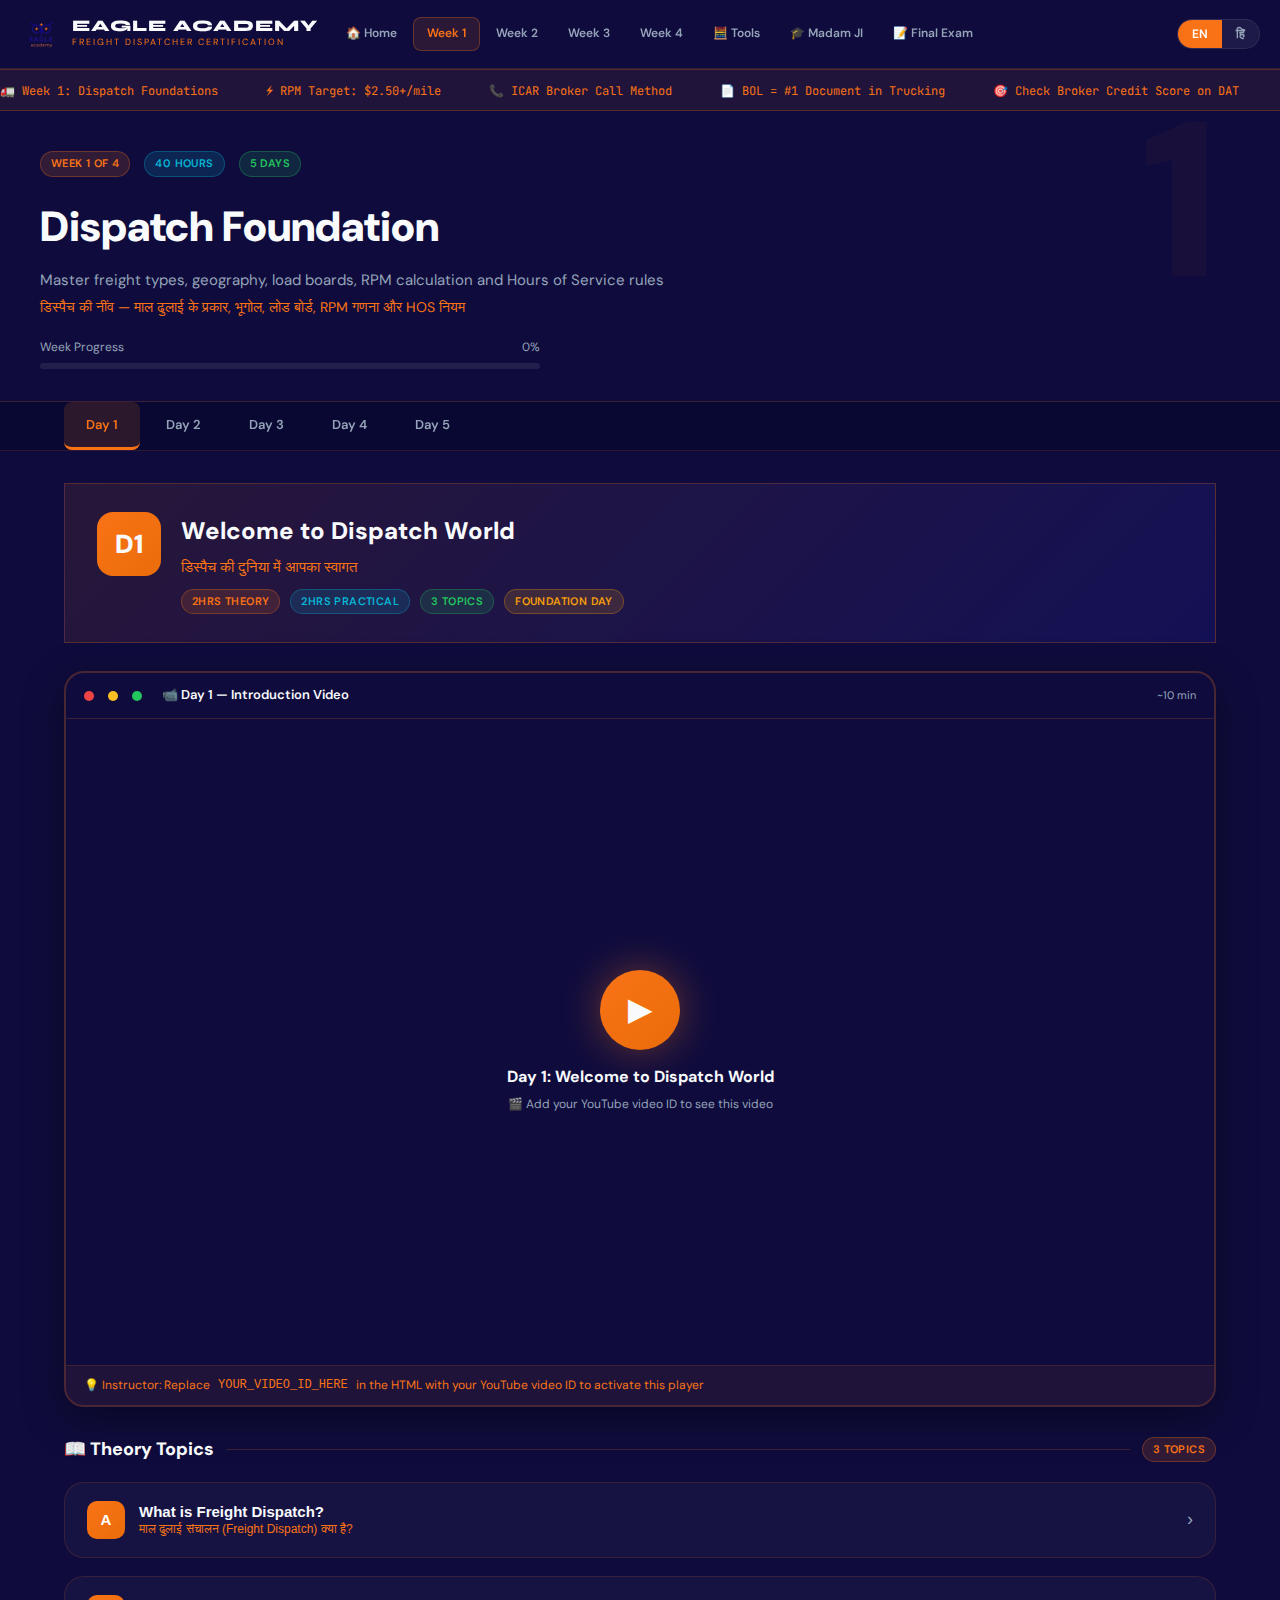
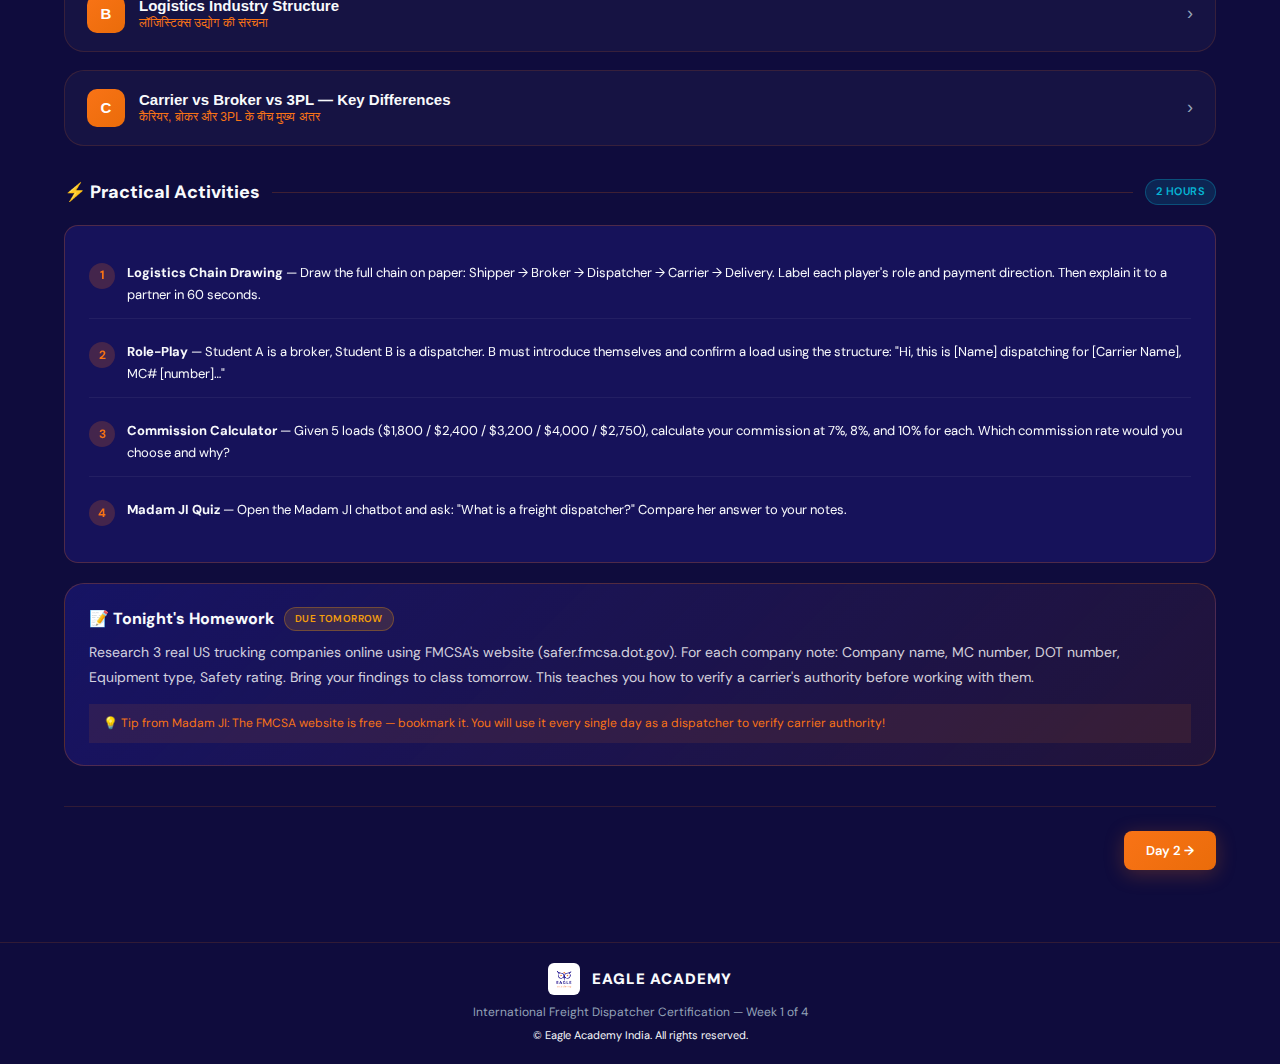
<file: week1 (1).html>
<!DOCTYPE html>
<html lang="en">
<head>
<meta charset="UTF-8"/>
<meta name="viewport" content="width=device-width, initial-scale=1.0"/>
<title>Week 1 — Dispatch Foundation | Eagle Academy</title>
<link rel="stylesheet" href="assets/style.css"/>
<style>
/* ── Page-specific styles ── */
body { background: var(--navy-deep); }

.week-hero {
  background: linear-gradient(135deg, var(--navy-dark) 0%, var(--navy) 60%, rgba(249,115,22,0.12) 100%);
  border-bottom: 1px solid rgba(249,115,22,0.2);
  padding: 40px 24px 32px;
  position: relative;
  overflow: hidden;
}
.week-hero::before {
  content: '1';
  position: absolute;
  right: 5%;
  top: -20px;
  font-size: 220px;
  font-weight: 900;
  color: rgba(249,115,22,0.04);
  line-height: 1;
  pointer-events: none;
}
.week-hero-inner { max-width: 1200px; margin: 0 auto; }

.week-progress-bar { margin-top: 20px; }
.week-progress-bar .label { display: flex; justify-content: space-between; font-size: 12px; color: var(--grey); margin-bottom: 6px; }

/* Day Tabs */
.day-tabs-wrap {
  background: rgba(8,7,48,0.8);
  border-bottom: 1px solid rgba(249,115,22,0.15);
  position: sticky;
  top: 68px;
  z-index: 100;
  backdrop-filter: blur(12px);
}
.day-tabs {
  max-width: 1200px;
  margin: 0 auto;
  padding: 0 24px;
  display: flex;
  gap: 4px;
  overflow-x: auto;
  scrollbar-width: none;
}
.day-tabs::-webkit-scrollbar { display: none; }
.day-tab {
  padding: 14px 22px;
  border: none;
  background: transparent;
  color: var(--grey);
  font-family: var(--font-main);
  font-size: 13px;
  font-weight: 600;
  cursor: pointer;
  transition: var(--transition);
  border-bottom: 3px solid transparent;
  white-space: nowrap;
  flex-shrink: 0;
}
.day-tab:hover { color: var(--white); }
.day-tab.active { color: var(--orange); border-bottom-color: var(--orange); }
.day-tab .check { color: var(--green); margin-left: 5px; }

/* Main content */
.main-wrap { max-width: 1200px; margin: 0 auto; padding: 32px 24px; }

/* Day panel */
.day-panel { display: none; }
.day-panel.active { display: block; animation: fadeUp 0.4s ease; }

.day-hero {
  background: linear-gradient(135deg, rgba(249,115,22,0.1), rgba(30,27,139,0.3));
  border: 1px solid rgba(249,115,22,0.25);
  border-radius: var(--radius-xl);
  padding: 28px 32px;
  margin-bottom: 28px;
  display: flex;
  align-items: flex-start;
  gap: 20px;
}
.day-num-big {
  width: 64px; height: 64px;
  border-radius: 16px;
  background: linear-gradient(135deg, var(--orange), var(--orange-dark));
  display: flex; align-items: center; justify-content: center;
  font-size: 26px; font-weight: 900;
  flex-shrink: 0;
  box-shadow: var(--shadow-orange);
}
.day-info h2 { font-size: 24px; font-weight: 800; margin-bottom: 4px; }
.day-info .hindi-title { color: var(--orange); font-family: var(--font-hindi); font-size: 15px; }
.day-info .day-meta { display: flex; gap: 10px; flex-wrap: wrap; margin-top: 10px; }

/* Section headers */
.section-header {
  display: flex; align-items: center; gap: 12px;
  margin: 28px 0 18px;
}
.section-header h3 { font-size: 18px; font-weight: 800; }
.section-line { flex: 1; height: 1px; background: rgba(249,115,22,0.2); }

/* Video box */
.video-box {
  margin-bottom: 28px;
  border-radius: var(--radius-lg);
  overflow: hidden;
  border: 2px solid rgba(249,115,22,0.25);
  box-shadow: 0 12px 40px rgba(0,0,0,0.4);
}
.video-header {
  background: linear-gradient(90deg, var(--navy-dark), var(--navy));
  padding: 12px 18px;
  display: flex; align-items: center; gap: 10px;
  border-bottom: 1px solid rgba(249,115,22,0.2);
}
.video-header .dot { width: 10px; height: 10px; border-radius: 50%; }
.video-iframe-wrap { position: relative; padding-bottom: 56.25%; background: #000; }
.video-iframe-wrap iframe { position: absolute; top:0; left:0; width:100%; height:100%; border:none; }
.video-placeholder-box {
  aspect-ratio: 16/9;
  background: linear-gradient(135deg, var(--navy-dark), rgba(30,27,139,0.6));
  display: flex; flex-direction: column;
  align-items: center; justify-content: center; gap: 14px;
  cursor: pointer;
  transition: var(--transition);
}
.video-placeholder-box:hover { background: rgba(249,115,22,0.08); }
.play-circle {
  width: 80px; height: 80px;
  border-radius: 50%;
  background: linear-gradient(135deg, var(--orange), var(--orange-dark));
  display: flex; align-items: center; justify-content: center;
  font-size: 32px;
  box-shadow: 0 0 40px rgba(249,115,22,0.4);
  animation: pulseOrange 2.5s ease infinite;
}
.video-info { text-align: center; }
.video-info .title { font-size: 16px; font-weight: 700; margin-bottom: 6px; }
.video-info .meta  { font-size: 12px; color: var(--grey); font-family: var(--font-mono); }
.video-add-note {
  padding: 10px 18px;
  background: rgba(249,115,22,0.07);
  border-top: 1px solid rgba(249,115,22,0.15);
  font-size: 12px; color: var(--orange);
  display: flex; align-items: center; gap: 8px;
}

/* Topic cards */
.topic-card {
  background: rgba(255,255,255,0.03);
  border: 1px solid rgba(249,115,22,0.15);
  border-radius: var(--radius-lg);
  margin-bottom: 18px;
  overflow: hidden;
  transition: var(--transition);
}
.topic-card.done { border-color: rgba(34,197,94,0.35); }
.topic-toggle {
  width: 100%;
  background: none; border: none;
  padding: 18px 22px;
  cursor: pointer;
  display: flex; align-items: center; gap: 14px;
  transition: var(--transition);
  text-align: left;
}
.topic-toggle:hover { background: rgba(249,115,22,0.05); }
.t-num {
  width: 38px; height: 38px; border-radius: 10px; flex-shrink: 0;
  background: linear-gradient(135deg, var(--orange), var(--orange-dark));
  display: flex; align-items: center; justify-content: center;
  font-size: 15px; font-weight: 900; color: white;
}
.t-num.done-num { background: linear-gradient(135deg, var(--green), #16a34a); }
.t-titles { flex: 1; }
.t-en { font-size: 15px; font-weight: 700; color: var(--white); }
.t-hi { font-size: 12px; color: var(--orange); font-family: var(--font-hindi); margin-top: 2px; }
.t-arrow { font-size: 18px; color: var(--grey); transition: transform 0.3s; }
.topic-toggle.open .t-arrow { transform: rotate(90deg); color: var(--orange); }

.topic-content { display: none; padding: 0 22px 22px; }
.topic-content.open { display: block; animation: fadeUp 0.3s ease; }

/* Audio bar */
.audio-bar {
  display: flex; align-items: center; gap: 8px; flex-wrap: wrap;
  padding: 10px 14px;
  background: rgba(30,27,139,0.5);
  border: 1px solid rgba(249,115,22,0.2);
  border-radius: var(--radius-md);
  margin-bottom: 16px;
}
.audio-label { font-size: 11px; color: var(--grey); text-transform: uppercase; letter-spacing: 1px; font-weight: 600; margin-right: 4px; }
.a-btn {
  display: inline-flex; align-items: center; gap: 5px;
  padding: 6px 14px; border-radius: 999px; border: none; cursor: pointer;
  font-size: 12px; font-weight: 600; font-family: var(--font-main);
  transition: var(--transition);
}
.a-en { background: rgba(249,115,22,0.15); color: var(--orange); border: 1px solid rgba(249,115,22,0.3); }
.a-en:hover, .a-en.on { background: var(--orange); color: white; }
.a-hi { background: rgba(251,191,36,0.15); color: var(--gold); border: 1px solid rgba(251,191,36,0.3); font-family: var(--font-hindi); }
.a-hi:hover, .a-hi.on { background: var(--gold); color: var(--navy-deep); }
.a-stop { background: rgba(239,68,68,0.12); color: var(--red); border: 1px solid rgba(239,68,68,0.3); }
.a-stop:hover { background: var(--red); color: white; }
.a-btn.on { animation: pulse-glow 1.2s ease-in-out infinite; }
@keyframes pulse-glow {
  0%,100% { box-shadow: 0 0 0 0 rgba(249,115,22,0.4); }
  50% { box-shadow: 0 0 0 6px rgba(249,115,22,0); }
}
.dot-pulse {
  display:inline-block; width:6px; height:6px; border-radius:50%;
  background:var(--orange); animation: dotBounce 0.8s ease-in-out infinite;
}
@keyframes dotBounce {
  0%,80%,100% { transform:scale(0.6); opacity:0.4; }
  40% { transform:scale(1); opacity:1; }
}

/* Content blocks */
.content-en-block {
  font-size: 14px; line-height: 1.9; color: rgba(255,255,255,0.85);
}
.content-hi-block {
  font-size: 15px; line-height: 2; color: rgba(255,220,120,0.92);
  font-family: var(--font-hindi); display: none;
}
.content-hi-block.show { display: block; animation: fadeIn 0.3s ease; }

.highlight-box {
  background: rgba(249,115,22,0.08);
  border-left: 3px solid var(--orange);
  padding: 14px 18px; border-radius: 0 var(--radius-md) var(--radius-md) 0;
  margin: 12px 0; font-size: 13px; color: rgba(255,255,255,0.8);
  line-height: 1.8;
}
.info-box {
  background: rgba(6,182,212,0.08);
  border: 1px solid rgba(6,182,212,0.25);
  border-radius: var(--radius-md);
  padding: 14px 18px; margin: 12px 0;
  font-size: 13px; line-height: 1.8;
}
.example-box {
  background: rgba(34,197,94,0.07);
  border: 1px solid rgba(34,197,94,0.25);
  border-radius: var(--radius-md);
  padding: 14px 18px; margin: 12px 0;
  font-size: 13px; line-height: 1.8;
}
.warning-box {
  background: rgba(239,68,68,0.08);
  border: 1px solid rgba(239,68,68,0.25);
  border-radius: var(--radius-md);
  padding: 14px 18px; margin: 12px 0;
  font-size: 13px; line-height: 1.8;
}

/* Key terms */
.key-terms { display: flex; flex-wrap: wrap; gap: 8px; margin: 12px 0; }
.key-term {
  background: rgba(30,27,139,0.6);
  border: 1px solid rgba(99,102,241,0.3);
  border-radius: var(--radius-full);
  padding: 4px 14px;
  font-size: 12px; font-weight: 600; color: #a5b4fc;
  font-family: var(--font-mono);
}

/* Practical activities */
.practical-list { list-style: none; padding: 0; margin: 0; }
.practical-list li {
  display: flex; gap: 12px; align-items: flex-start;
  padding: 12px 0;
  border-bottom: 1px solid rgba(255,255,255,0.06);
  font-size: 13px; line-height: 1.7;
}
.practical-list li:last-child { border-bottom: none; }
.p-num {
  width: 26px; height: 26px; border-radius: 50%;
  background: rgba(249,115,22,0.2); color: var(--orange);
  display: flex; align-items: center; justify-content: center;
  font-size: 12px; font-weight: 700; flex-shrink: 0; margin-top: 1px;
}

/* Homework box */
.hw-box {
  background: linear-gradient(135deg, rgba(30,27,139,0.5), rgba(249,115,22,0.08));
  border: 1px solid rgba(249,115,22,0.25);
  border-radius: var(--radius-lg); padding: 22px 24px;
}
.hw-box h4 { font-size: 16px; font-weight: 800; margin-bottom: 8px; display: flex; align-items: center; gap: 10px; }
.hw-text { font-size: 14px; line-height: 1.8; color: rgba(255,255,255,0.82); }

/* Topic Quiz */
.topic-quiz {
  margin-top: 24px;
  background: rgba(30,27,139,0.4);
  border: 1px solid rgba(99,102,241,0.3);
  border-radius: var(--radius-lg);
  overflow: hidden;
}
.quiz-header {
  padding: 14px 20px;
  background: rgba(30,27,139,0.6);
  display: flex; align-items: center; gap: 10px;
  border-bottom: 1px solid rgba(255,255,255,0.06);
}
.quiz-header h4 { font-size: 15px; font-weight: 700; }
.quiz-body { padding: 20px; }

.q-item { margin-bottom: 22px; }
.q-item:last-child { margin-bottom: 0; }
.q-text { font-size: 14px; font-weight: 600; margin-bottom: 10px; line-height: 1.6; }
.q-opts { display: flex; flex-direction: column; gap: 8px; }
.q-opt {
  width: 100%; padding: 10px 16px; text-align: left;
  background: rgba(255,255,255,0.04); border: 1px solid rgba(255,255,255,0.1);
  border-radius: var(--radius-md); cursor: pointer; font-size: 13px;
  color: var(--white); font-family: var(--font-main);
  transition: var(--transition);
}
.q-opt:hover { border-color: var(--orange); background: rgba(249,115,22,0.08); }
.q-opt.correct { border-color: var(--green) !important; background: rgba(34,197,94,0.15) !important; color: var(--green); }
.q-opt.wrong   { border-color: var(--red)   !important; background: rgba(239,68,68,0.15)   !important; color: var(--red); }
.q-opt:disabled { cursor: default; }

.quiz-result {
  display: none; padding: 16px 20px;
  background: rgba(255,255,255,0.04);
  border-top: 1px solid rgba(255,255,255,0.08);
  text-align: center;
}
.quiz-result.show { display: block; animation: fadeUp 0.3s ease; }
.quiz-score { font-size: 32px; font-weight: 900; }
.quiz-retake { margin-top: 12px; }

/* Nav between days */
.day-nav {
  display: flex; justify-content: space-between; align-items: center;
  margin-top: 40px; padding-top: 24px;
  border-top: 1px solid rgba(249,115,22,0.15);
}

/* Responsive */
@media(max-width: 640px) {
  .day-hero { flex-direction: column; padding: 20px; }
  .main-wrap { padding: 20px 16px; }
  .week-hero { padding: 24px 16px 20px; }
}
</style>
</head>
<body>

<!-- ═══════════════ HEADER ═══════════════ -->
<header class="ea-header">
  <div class="ea-header-inner">
    <a href="index.html" class="ea-logo">
      <img src="assets/logo.png" alt="Eagle Academy" onerror="this.style.display='none';this.nextElementSibling.textContent='🦅'"/>
      <div class="ea-logo-text">
        <div class="brand">EAGLE ACADEMY</div>
        <div class="sub">Freight Dispatcher Certification</div>
      </div>
    </a>
    <nav class="ea-nav">
      <a href="index.html"    class="ea-nav-btn">🏠 Home</a>
      <a href="week1.html"    class="ea-nav-btn active">Week 1</a>
      <a href="week2.html"    class="ea-nav-btn">Week 2</a>
      <a href="week3.html"    class="ea-nav-btn">Week 3</a>
      <a href="week4.html"    class="ea-nav-btn">Week 4</a>
      <a href="tools.html"    class="ea-nav-btn">🧮 Tools</a>
      <a href="madam-ji.html" class="ea-nav-btn">🎓 Madam JI</a>
      <a href="exam.html"     class="ea-nav-btn">📝 Final Exam</a>
    </nav>
    <div class="lang-toggle">
      <button class="lang-btn active" data-lang="en" onclick="setLang('en',this)">EN</button>
      <button class="lang-btn" data-lang="hi" onclick="setLang('hi',this)">हिं</button>
    </div>
  </div>
</header>

<!-- ═══════════════ TICKER ═══════════════ -->
<div class="ticker-wrap">
  <div class="ticker-inner" id="ticker_inner">
    <span>🚛 Week 1: Dispatch Foundations</span><span>⚡ RPM Target: $2.50+ per mile</span>
    <span>📞 ICAR Broker Call Method</span><span>📄 BOL = Most Important Document</span>
    <span>🎯 Always check DAT Broker Credit Score</span><span>⏰ USA HOS: 11 hrs max driving/day</span>
    <span>🌍 IST = EST + 10 hours 30 minutes</span><span>💰 8 Trucks = $25,000/month potential</span>
    <span>🏆 Eagle Academy Certified Dispatcher</span><span>📊 Keep Deadhead Miles under 15%</span>
    <span>🚛 Week 1: Dispatch Foundations</span><span>⚡ RPM Target: $2.50+ per mile</span>
    <span>📞 ICAR Broker Call Method</span><span>📄 BOL = Most Important Document</span>
    <span>🎯 Always check DAT Broker Credit Score</span><span>⏰ USA HOS: 11 hrs max driving/day</span>
    <span>🌍 IST = EST + 10 hours 30 minutes</span><span>💰 8 Trucks = $25,000/month potential</span>
  </div>
</div>

<!-- ═══════════════ WEEK HERO ═══════════════ -->
<section class="week-hero">
  <div class="week-hero-inner">
    <div style="display:flex;align-items:center;gap:14px;margin-bottom:16px;">
      <span class="tag tag-orange">Week 1 of 4</span>
      <span class="tag tag-cyan">40 Hours</span>
      <span class="tag tag-green">5 Days</span>
    </div>
    <h1 style="font-size:clamp(24px,4vw,42px);font-weight:900;margin-bottom:8px;">
      Dispatch Foundation
    </h1>
    <p style="font-size:15px;color:var(--grey);margin-bottom:4px;">
      Master freight types, geography, load boards, RPM calculation and Hours of Service rules
    </p>
    <p style="font-size:14px;color:var(--orange);font-family:var(--font-hindi);">
      डिस्पैच की नींव — माल ढुलाई के प्रकार, भूगोल, लोड बोर्ड, RPM गणना और HOS नियम
    </p>
    <div class="week-progress-bar" style="margin-top:20px;max-width:500px;">
      <div class="label"><span>Week Progress</span><span id="week_pct">0%</span></div>
      <div class="progress-track"><div class="progress-fill" id="week_prog" style="width:0%"></div></div>
    </div>
  </div>
</section>

<!-- ═══════════════ DAY TABS ═══════════════ -->
<div class="day-tabs-wrap">
  <div class="day-tabs">
    <button class="day-tab active" onclick="showDay(1,this)">
      Day 1 <span id="d1_check" class="check" style="display:none">✓</span>
    </button>
    <button class="day-tab" onclick="showDay(2,this)">
      Day 2 <span id="d2_check" class="check" style="display:none">✓</span>
    </button>
    <button class="day-tab" onclick="showDay(3,this)">
      Day 3 <span id="d3_check" class="check" style="display:none">✓</span>
    </button>
    <button class="day-tab" onclick="showDay(4,this)">
      Day 4 <span id="d4_check" class="check" style="display:none">✓</span>
    </button>
    <button class="day-tab" onclick="showDay(5,this)">
      Day 5 <span id="d5_check" class="check" style="display:none">✓</span>
    </button>
  </div>
</div>

<!-- ═══════════════ MAIN CONTENT ═══════════════ -->
<main class="main-wrap">

<!-- ╔══════════════════════════════════════════╗ -->
<!-- ║  DAY 1 — Welcome to Dispatch World       ║ -->
<!-- ╚══════════════════════════════════════════╝ -->
<div class="day-panel active" id="day1">

  <!-- Day Hero -->
  <div class="day-hero fade-up">
    <div class="day-num-big">D1</div>
    <div class="day-info">
      <h2>Welcome to Dispatch World</h2>
      <div class="hindi-title">डिस्पैच की दुनिया में आपका स्वागत</div>
      <div class="day-meta">
        <span class="tag tag-orange">2hrs Theory</span>
        <span class="tag tag-cyan">2hrs Practical</span>
        <span class="tag tag-green">3 Topics</span>
        <span class="tag tag-gold">Foundation Day</span>
      </div>
    </div>
  </div>

  <!-- VIDEO -->
  <div class="video-box fade-up delay-1">
    <div class="video-header">
      <div class="dot" style="background:#ef4444"></div>
      <div class="dot" style="background:#fbbf24;margin:0 4px"></div>
      <div class="dot" style="background:#22c55e"></div>
      <span style="font-size:13px;font-weight:600;margin-left:10px;">📹 Day 1 — Introduction Video</span>
      <span style="margin-left:auto;font-size:11px;color:var(--grey);font-family:var(--font-mono);">~10 min</span>
    </div>
    <!-- Replace src below with your YouTube embed URL -->
    <div class="video-placeholder-box" id="video_d1" onclick="loadVideo('d1','https://www.youtube.com/embed/YOUR_VIDEO_ID_HERE')">
      <div class="play-circle">▶</div>
      <div class="video-info">
        <div class="title">Day 1: Welcome to Dispatch World</div>
        <div class="meta">🎬 Add your YouTube video ID to see this video</div>
      </div>
    </div>
    <div class="video-add-note">
      💡 Instructor: Replace <code>YOUR_VIDEO_ID_HERE</code> in the HTML with your YouTube video ID to activate this player
    </div>
  </div>

  <!-- TOPICS -->
  <div class="section-header">
    <h3>📖 Theory Topics</h3>
    <div class="section-line"></div>
    <span class="tag tag-orange">3 Topics</span>
  </div>

  <!-- ── TOPIC 1 ── -->
  <div class="topic-card" id="tc_1_1">
    <button class="topic-toggle" onclick="toggleTopic('tc_1_1',this)">
      <div class="t-num" id="tn_1_1">A</div>
      <div class="t-titles">
        <div class="t-en">What is Freight Dispatch?</div>
        <div class="t-hi">माल ढुलाई संचालन (Freight Dispatch) क्या है?</div>
      </div>
      <span class="t-arrow">›</span>
    </button>
    <div class="topic-content" id="body_1_1">

      <div class="audio-bar">
        <span class="audio-label">🔊 Listen:</span>
        <button class="a-btn a-en" id="btn_en_1_1" onclick="speakTopic('en','text_en_1_1','btn_en_1_1')">▶ English</button>
        <button class="a-btn a-hi" id="btn_hi_1_1" onclick="speakTopic('hi','text_hi_1_1','btn_hi_1_1')">▶ हिंदी</button>
        <button class="a-btn a-stop" onclick="stopAudio('btn_en_1_1','btn_hi_1_1')">⏹ Stop</button>
        <button class="a-btn" style="background:rgba(251,191,36,0.1);color:var(--gold);border:1px solid rgba(251,191,36,0.3);" onclick="toggleHindi('text_hi_1_1')">हिं Toggle</button>
      </div>

      <div class="content-en-block" id="text_en_1_1">
        <p>A <strong style="color:var(--orange)">freight dispatcher</strong> is the person who acts as the brain behind truck movement in the logistics industry. Think of yourself as a highly skilled matchmaker — you connect <em>shippers</em> (companies that have cargo to move) with <em>carriers</em> (truck owners and drivers).</p>

        <div class="highlight-box">
          💡 <strong>Simple way to understand it:</strong> A shipper in Chicago has 20 pallets of electronics that need to reach Atlanta by tomorrow. You find the right truck, negotiate the rate, handle all the paperwork, and track the load until it is delivered. For this service, you earn a <strong>5–10% commission</strong> on the load value.
        </div>

        <p style="margin-top:12px;">As a dispatcher working from India, you manage the entire operation remotely. You make phone calls to US brokers, use load boards like <strong>DAT</strong> to find loads, and use communication tools like Google Voice and WhatsApp to stay connected with drivers. You are effectively running a part of the American trucking industry — from your desk in India.</p>

        <div class="example-box">
          <strong style="color:var(--green)">🎯 Real Example:</strong><br/>
          Load: Chicago, IL → Atlanta, GA<br/>
          Rate: $2,800<br/>
          Your Commission at 8%: <strong>$224 for one load</strong><br/>
          If you manage 5 trucks doing 3 loads/week = <strong>$224 × 15 = $3,360/week</strong> from India!
        </div>

        <p style="margin-top:12px;">The US trucking industry moves <strong>70% of all freight</strong> in America — worth over $700 billion per year. This massive industry needs thousands of dispatchers, and thanks to technology, you can provide this service from anywhere in the world.</p>

        <div class="key-terms">
          <span class="key-term">Shipper</span>
          <span class="key-term">Carrier</span>
          <span class="key-term">Dispatcher</span>
          <span class="key-term">Commission</span>
          <span class="key-term">Load Board</span>
          <span class="key-term">DAT</span>
          <span class="key-term">OTR Trucking</span>
        </div>
      </div>

      <div class="content-hi-block" id="text_hi_1_1">
        <p>एक <strong style="color:var(--orange)">फ्रेट डिस्पैचर</strong> वह व्यक्ति होता है जो लॉजिस्टिक्स उद्योग में ट्रक की आवाजाही का पूरा प्रबंधन करता है। इसे आसान भाषा में समझें — आप एक बहुत कुशल <em>मध्यस्थ</em> हैं। आप उन कंपनियों को जोड़ते हैं जिनके पास माल है (<em>शिपर</em>) और उन ट्रक मालिकों को (<em>कैरियर</em>) जो माल पहुँचाते हैं।</p>

        <div class="highlight-box">
          💡 <strong>आसान उदाहरण:</strong> शिकागो में एक कंपनी के पास 20 पैलेट इलेक्ट्रॉनिक्स सामान है जो कल तक अटलांटा पहुँचना चाहिए। आप सही ट्रक ढूँढते हैं, रेट तय करते हैं, सारे कागजात संभालते हैं, और जब तक सामान पहुँच न जाए, ट्रैक करते हैं। इसके बदले आपको <strong>5–10% कमीशन</strong> मिलता है।
        </div>

        <p style="margin-top:12px;">भारत से काम करने वाले डिस्पैचर के रूप में, आप पूरा काम दूर से करते हैं। आप अमेरिकी ब्रोकरों को फोन करते हैं, DAT जैसे लोड बोर्ड पर लोड खोजते हैं, और Google Voice तथा WhatsApp से ड्राइवरों से जुड़े रहते हैं।</p>

        <div class="example-box">
          <strong style="color:var(--green)">🎯 वास्तविक उदाहरण:</strong><br/>
          लोड: शिकागो से अटलांटा<br/>
          रेट: $2,800<br/>
          8% कमीशन: <strong>$224 एक लोड पर</strong><br/>
          5 ट्रक, हर हफ्ते 3 लोड = <strong>$3,360 प्रति सप्ताह भारत से!</strong>
        </div>
      </div>

      <!-- Mini Quiz for Topic 1 -->
      <div class="topic-quiz" id="quiz_1_1">
        <div class="quiz-header">
          <span>🧠</span>
          <h4>Quick Check — Topic A</h4>
          <span style="margin-left:auto;" class="tag tag-orange">3 Questions</span>
        </div>
        <div class="quiz-body" id="qb_1_1">
          <!-- Q1 -->
          <div class="q-item">
            <div class="q-text">1. What is the main role of a freight dispatcher?</div>
            <div class="q-opts">
              <button class="q-opt" onclick="checkAns(this,'qb_1_1','q1',false)">A. Drive trucks across America</button>
              <button class="q-opt" onclick="checkAns(this,'qb_1_1','q1',true)">B. Connect shippers with carriers and manage loads remotely</button>
              <button class="q-opt" onclick="checkAns(this,'qb_1_1','q1',false)">C. Pack cargo at warehouses</button>
              <button class="q-opt" onclick="checkAns(this,'qb_1_1','q1',false)">D. Issue truck licences</button>
            </div>
          </div>
          <!-- Q2 -->
          <div class="q-item">
            <div class="q-text">2. A load pays $3,000. Your commission is 8%. How much do you earn?</div>
            <div class="q-opts">
              <button class="q-opt" onclick="checkAns(this,'qb_1_1','q2',false)">A. $30</button>
              <button class="q-opt" onclick="checkAns(this,'qb_1_1','q2',false)">B. $150</button>
              <button class="q-opt" onclick="checkAns(this,'qb_1_1','q2',true)">C. $240</button>
              <button class="q-opt" onclick="checkAns(this,'qb_1_1','q2',false)">D. $380</button>
            </div>
          </div>
          <!-- Q3 -->
          <div class="q-item">
            <div class="q-text">3. What percentage of US freight moves by truck?</div>
            <div class="q-opts">
              <button class="q-opt" onclick="checkAns(this,'qb_1_1','q3',false)">A. 30%</button>
              <button class="q-opt" onclick="checkAns(this,'qb_1_1','q3',false)">B. 50%</button>
              <button class="q-opt" onclick="checkAns(this,'qb_1_1','q3',true)">C. 70%</button>
              <button class="q-opt" onclick="checkAns(this,'qb_1_1','q3',false)">D. 90%</button>
            </div>
          </div>
        </div>
        <div class="quiz-result" id="qr_1_1">
          <div class="quiz-score" id="qs_1_1"></div>
          <div id="qmsg_1_1" style="font-size:14px;color:var(--grey);margin:6px 0;"></div>
          <button class="btn btn-outline btn-sm quiz-retake" onclick="retakeQuiz('qb_1_1','qr_1_1','qs_1_1','qmsg_1_1')">↩ Retake</button>
        </div>
      </div>

    </div>
  </div><!-- end topic 1 -->

  <!-- ── TOPIC 2 ── -->
  <div class="topic-card" id="tc_1_2">
    <button class="topic-toggle" onclick="toggleTopic('tc_1_2',this)">
      <div class="t-num" id="tn_1_2">B</div>
      <div class="t-titles">
        <div class="t-en">Logistics Industry Structure</div>
        <div class="t-hi">लॉजिस्टिक्स उद्योग की संरचना</div>
      </div>
      <span class="t-arrow">›</span>
    </button>
    <div class="topic-content" id="body_1_2">
      <div class="audio-bar">
        <span class="audio-label">🔊 Listen:</span>
        <button class="a-btn a-en" id="btn_en_1_2" onclick="speakTopic('en','text_en_1_2','btn_en_1_2')">▶ English</button>
        <button class="a-btn a-hi" id="btn_hi_1_2" onclick="speakTopic('hi','text_hi_1_2','btn_hi_1_2')">▶ हिंदी</button>
        <button class="a-btn a-stop" onclick="stopAudio('btn_en_1_2','btn_hi_1_2')">⏹ Stop</button>
        <button class="a-btn" style="background:rgba(251,191,36,0.1);color:var(--gold);border:1px solid rgba(251,191,36,0.3);" onclick="toggleHindi('text_hi_1_2')">हिं Toggle</button>
      </div>

      <div class="content-en-block" id="text_en_1_2">
        <p>The logistics industry has a clear chain of players. Understanding where YOU fit in this chain is critical to doing your job well and speaking professionally with all parties.</p>

        <div class="highlight-box">
          <strong>The Chain:</strong><br/>
          <strong style="color:var(--orange)">Shipper</strong> → needs cargo moved<br/>
          <strong style="color:var(--cyan)">Freight Broker</strong> → licensed middleman, posts loads on DAT<br/>
          <strong style="color:var(--gold)">Dispatcher (YOU)</strong> → works FOR the carrier, finds loads, negotiates rates<br/>
          <strong style="color:var(--green)">Carrier</strong> → owns the truck, drives or has drivers<br/>
          <strong style="color:#a5b4fc">3PL</strong> → manages the entire supply chain for big companies
        </div>

        <p style="margin-top:12px;"><strong style="color:var(--orange)">Carrier:</strong> A carrier is a company or individual (owner-operator) that physically owns and operates trucks. They have an MC number and DOT number issued by FMCSA. You work FOR the carrier — you represent their interests.</p>

        <p style="margin-top:10px;"><strong style="color:var(--cyan)">Freight Broker:</strong> A broker holds a broker authority licence from FMCSA. They have loads to move and post them on DAT or other load boards. They pay the carrier. You negotiate with brokers on the carrier's behalf. Always check their DAT credit score before booking — never book with a broker scoring below 70.</p>

        <div class="info-box">
          <strong style="color:var(--cyan)">🔑 Critical Distinction:</strong> You are a DISPATCHER working for the CARRIER. You are NOT a broker. A broker works for the shipper. A dispatcher works for the carrier. This affects everything — your conversations, your legal position, and who pays you.
        </div>

        <p style="margin-top:10px;"><strong style="color:#a5b4fc">3PL (Third-Party Logistics):</strong> Large companies like Amazon, Walmart, and Target use 3PLs to manage their entire supply chain — warehousing, last-mile delivery, customs, tracking. As you grow in the industry, you may work with 3PLs who have very high volume loads.</p>

        <div class="key-terms">
          <span class="key-term">Shipper</span><span class="key-term">Broker</span><span class="key-term">Carrier</span>
          <span class="key-term">3PL</span><span class="key-term">MC Number</span><span class="key-term">DOT Number</span>
          <span class="key-term">FMCSA</span><span class="key-term">Owner-Operator</span>
        </div>
      </div>

      <div class="content-hi-block" id="text_hi_1_2">
        <p>लॉजिस्टिक्स उद्योग में कई खिलाड़ी होते हैं। यह समझना बहुत ज़रूरी है कि इस चेन में आपकी जगह कहाँ है।</p>
        <div class="highlight-box">
          <strong>चेन इस प्रकार है:</strong><br/>
          <strong style="color:var(--orange)">शिपर (Shipper)</strong> → जिसके पास माल है<br/>
          <strong style="color:var(--cyan)">फ्रेट ब्रोकर</strong> → लाइसेंसधारी मध्यस्थ, DAT पर लोड पोस्ट करता है<br/>
          <strong style="color:var(--gold)">डिस्पैचर (आप)</strong> → कैरियर के लिए काम करते हैं, लोड खोजते हैं<br/>
          <strong style="color:var(--green)">कैरियर</strong> → ट्रक का मालिक और चालक<br/>
          <strong style="color:#a5b4fc">3PL</strong> → पूरी सप्लाई चेन को मैनेज करता है
        </div>
        <p style="margin-top:12px;">याद रखें: आप <strong>कैरियर के लिए</strong> काम करते हैं, ब्रोकर के लिए नहीं। यह सबसे महत्वपूर्ण बात है।</p>
      </div>

      <div class="topic-quiz" id="quiz_1_2">
        <div class="quiz-header">
          <span>🧠</span><h4>Quick Check — Topic B</h4>
          <span style="margin-left:auto;" class="tag tag-orange">3 Questions</span>
        </div>
        <div class="quiz-body" id="qb_1_2">
          <div class="q-item">
            <div class="q-text">1. A dispatcher works FOR whom?</div>
            <div class="q-opts">
              <button class="q-opt" onclick="checkAns(this,'qb_1_2','q1',false)">A. The shipper</button>
              <button class="q-opt" onclick="checkAns(this,'qb_1_2','q1',false)">B. The freight broker</button>
              <button class="q-opt" onclick="checkAns(this,'qb_1_2','q1',true)">C. The carrier</button>
              <button class="q-opt" onclick="checkAns(this,'qb_1_2','q1',false)">D. The 3PL company</button>
            </div>
          </div>
          <div class="q-item">
            <div class="q-text">2. What is the minimum DAT credit score you should accept from a broker?</div>
            <div class="q-opts">
              <button class="q-opt" onclick="checkAns(this,'qb_1_2','q2',false)">A. 50</button>
              <button class="q-opt" onclick="checkAns(this,'qb_1_2','q2',false)">B. 60</button>
              <button class="q-opt" onclick="checkAns(this,'qb_1_2','q2',true)">C. 70</button>
              <button class="q-opt" onclick="checkAns(this,'qb_1_2','q2',false)">D. 80</button>
            </div>
          </div>
          <div class="q-item">
            <div class="q-text">3. Which organisation issues MC numbers and DOT numbers to carriers?</div>
            <div class="q-opts">
              <button class="q-opt" onclick="checkAns(this,'qb_1_2','q3',false)">A. Department of Transport (DOT) only</button>
              <button class="q-opt" onclick="checkAns(this,'qb_1_2','q3',true)">B. FMCSA (Federal Motor Carrier Safety Administration)</button>
              <button class="q-opt" onclick="checkAns(this,'qb_1_2','q3',false)">C. DAT Load Board</button>
              <button class="q-opt" onclick="checkAns(this,'qb_1_2','q3',false)">D. The carrier's state government</button>
            </div>
          </div>
        </div>
        <div class="quiz-result" id="qr_1_2">
          <div class="quiz-score" id="qs_1_2"></div>
          <div id="qmsg_1_2" style="font-size:14px;color:var(--grey);margin:6px 0;"></div>
          <button class="btn btn-outline btn-sm quiz-retake" onclick="retakeQuiz('qb_1_2','qr_1_2','qs_1_2','qmsg_1_2')">↩ Retake</button>
        </div>
      </div>
    </div>
  </div><!-- end topic 2 -->

  <!-- ── TOPIC 3 ── -->
  <div class="topic-card" id="tc_1_3">
    <button class="topic-toggle" onclick="toggleTopic('tc_1_3',this)">
      <div class="t-num" id="tn_1_3">C</div>
      <div class="t-titles">
        <div class="t-en">Carrier vs Broker vs 3PL — Key Differences</div>
        <div class="t-hi">कैरियर, ब्रोकर और 3PL के बीच मुख्य अंतर</div>
      </div>
      <span class="t-arrow">›</span>
    </button>
    <div class="topic-content" id="body_1_3">
      <div class="audio-bar">
        <span class="audio-label">🔊 Listen:</span>
        <button class="a-btn a-en" id="btn_en_1_3" onclick="speakTopic('en','text_en_1_3','btn_en_1_3')">▶ English</button>
        <button class="a-btn a-hi" id="btn_hi_1_3" onclick="speakTopic('hi','text_hi_1_3','btn_hi_1_3')">▶ हिंदी</button>
        <button class="a-btn a-stop" onclick="stopAudio('btn_en_1_3','btn_hi_1_3')">⏹ Stop</button>
        <button class="a-btn" style="background:rgba(251,191,36,0.1);color:var(--gold);border:1px solid rgba(251,191,36,0.3);" onclick="toggleHindi('text_hi_1_3')">हिं Toggle</button>
      </div>
      <div class="content-en-block" id="text_en_1_3">
        <p>Knowing the difference between these three roles is essential — you will be asked this in every interview and you need to speak about it confidently on every broker call.</p>

        <div class="highlight-box">
          <strong style="color:var(--orange)">CARRIER (कैरियर)</strong><br/>
          • Owns and operates the physical trucks<br/>
          • Has MC Authority + DOT Number from FMCSA<br/>
          • Has cargo insurance (minimum $100,000) and liability insurance (minimum $1,000,000)<br/>
          • Gets paid by the broker after delivery<br/>
          • YOU work for the carrier — you find their loads and manage operations
        </div>
        <div class="highlight-box" style="border-left-color:var(--cyan);margin-top:10px;">
          <strong style="color:var(--cyan)">FREIGHT BROKER (फ्रेट ब्रोकर)</strong><br/>
          • Licensed middleman — holds Broker Authority (separate from Carrier Authority)<br/>
          • Posts available loads on DAT, Transcore, 123Loadboard<br/>
          • Earns a spread between what the shipper pays and what they pay the carrier<br/>
          • Has a DAT credit score — ALWAYS check this before booking<br/>
          • YOU negotiate with brokers every single day
        </div>
        <div class="highlight-box" style="border-left-color:#a5b4fc;margin-top:10px;">
          <strong style="color:#a5b4fc">3PL — THIRD PARTY LOGISTICS</strong><br/>
          • Manages entire supply chain for large shippers (Amazon, Walmart, etc.)<br/>
          • Handles warehousing, transportation, customs, last-mile delivery<br/>
          • Often has very high-volume, consistent loads<br/>
          • Pays better but has stricter requirements<br/>
          • As your business grows, 3PL clients are very valuable
        </div>
        <div class="warning-box">
          <strong>⚠️ Never Confuse:</strong> A dispatcher cannot legally hold broker authority and act as a broker. If you find loads and charge shippers directly, you are acting as a broker without a licence — this is illegal. You MUST work through the carrier.
        </div>
        <div class="key-terms">
          <span class="key-term">Carrier Authority</span><span class="key-term">Broker Authority</span>
          <span class="key-term">MC Number</span><span class="key-term">Cargo Insurance</span>
          <span class="key-term">Liability Insurance</span><span class="key-term">DAT Credit Score</span>
        </div>
      </div>
      <div class="content-hi-block" id="text_hi_1_3">
        <p>इन तीनों की भूमिकाओं का अंतर जानना बेहद ज़रूरी है — हर इंटरव्यू और हर ब्रोकर कॉल में यह पूछा जाता है।</p>
        <div class="highlight-box">
          <strong style="color:var(--orange)">कैरियर:</strong> ट्रक का असली मालिक। FMCSA से MC नंबर और DOT नंबर मिला होता है। आप उनके लिए काम करते हैं।
        </div>
        <div class="highlight-box" style="border-left-color:var(--cyan);margin-top:10px;">
          <strong style="color:var(--cyan)">फ्रेट ब्रोकर:</strong> DAT पर लोड पोस्ट करता है। शिपर और कैरियर के बीच मध्यस्थ। हमेशा DAT क्रेडिट स्कोर चेक करें — 70 से नीचे कभी न बुक करें।
        </div>
        <div class="warning-box">
          <strong>⚠️ ध्यान रखें:</strong> डिस्पैचर के रूप में आप ब्रोकर नहीं हैं। शिपर से सीधे पैसे लेना गैरकानूनी है। हमेशा कैरियर के माध्यम से काम करें।
        </div>
      </div>

      <div class="topic-quiz" id="quiz_1_3">
        <div class="quiz-header">
          <span>🧠</span><h4>Quick Check — Topic C</h4>
          <span style="margin-left:auto;" class="tag tag-orange">3 Questions</span>
        </div>
        <div class="quiz-body" id="qb_1_3">
          <div class="q-item">
            <div class="q-text">1. Who posts loads on DAT load board?</div>
            <div class="q-opts">
              <button class="q-opt" onclick="checkAns(this,'qb_1_3','q1',false)">A. Carriers</button>
              <button class="q-opt" onclick="checkAns(this,'qb_1_3','q1',true)">B. Freight Brokers</button>
              <button class="q-opt" onclick="checkAns(this,'qb_1_3','q1',false)">C. Dispatchers</button>
              <button class="q-opt" onclick="checkAns(this,'qb_1_3','q1',false)">D. FMCSA</button>
            </div>
          </div>
          <div class="q-item">
            <div class="q-text">2. What is the minimum cargo insurance a carrier must have?</div>
            <div class="q-opts">
              <button class="q-opt" onclick="checkAns(this,'qb_1_3','q2',false)">A. $50,000</button>
              <button class="q-opt" onclick="checkAns(this,'qb_1_3','q2',true)">B. $100,000</button>
              <button class="q-opt" onclick="checkAns(this,'qb_1_3','q2',false)">C. $500,000</button>
              <button class="q-opt" onclick="checkAns(this,'qb_1_3','q2',false)">D. $1,000,000</button>
            </div>
          </div>
          <div class="q-item">
            <div class="q-text">3. Can a dispatcher legally act as a broker without a licence?</div>
            <div class="q-opts">
              <button class="q-opt" onclick="checkAns(this,'qb_1_3','q3',false)">A. Yes, if the carrier agrees</button>
              <button class="q-opt" onclick="checkAns(this,'qb_1_3','q3',false)">B. Yes, for loads under $10,000</button>
              <button class="q-opt" onclick="checkAns(this,'qb_1_3','q3',true)">C. No — it is illegal</button>
              <button class="q-opt" onclick="checkAns(this,'qb_1_3','q3',false)">D. Yes, if working internationally</button>
            </div>
          </div>
        </div>
        <div class="quiz-result" id="qr_1_3">
          <div class="quiz-score" id="qs_1_3"></div>
          <div id="qmsg_1_3" style="font-size:14px;color:var(--grey);margin:6px 0;"></div>
          <button class="btn btn-outline btn-sm quiz-retake" onclick="retakeQuiz('qb_1_3','qr_1_3','qs_1_3','qmsg_1_3')">↩ Retake</button>
        </div>
      </div>
    </div>
  </div><!-- end topic 3 -->

  <!-- PRACTICAL -->
  <div class="section-header" style="margin-top:32px;">
    <h3>⚡ Practical Activities</h3>
    <div class="section-line"></div>
    <span class="tag tag-cyan">2 Hours</span>
  </div>
  <div class="card" style="padding:24px;margin-bottom:20px;">
    <ul class="practical-list">
      <li><div class="p-num">1</div><div><strong>Logistics Chain Drawing</strong> — Draw the full chain on paper: Shipper → Broker → Dispatcher → Carrier → Delivery. Label each player's role and payment direction. Then explain it to a partner in 60 seconds.</div></li>
      <li><div class="p-num">2</div><div><strong>Role-Play</strong> — Student A is a broker, Student B is a dispatcher. B must introduce themselves and confirm a load using the structure: "Hi, this is [Name] dispatching for [Carrier Name], MC# [number]…"</div></li>
      <li><div class="p-num">3</div><div><strong>Commission Calculator</strong> — Given 5 loads ($1,800 / $2,400 / $3,200 / $4,000 / $2,750), calculate your commission at 7%, 8%, and 10% for each. Which commission rate would you choose and why?</div></li>
      <li><div class="p-num">4</div><div><strong>Madam JI Quiz</strong> — Open the Madam JI chatbot and ask: "What is a freight dispatcher?" Compare her answer to your notes.</div></li>
    </ul>
  </div>

  <!-- HOMEWORK -->
  <div class="hw-box fade-up">
    <h4>📝 Tonight's Homework <span class="tag tag-gold" style="font-size:10px;">Due Tomorrow</span></h4>
    <p class="hw-text">Research 3 real US trucking companies online using FMCSA's website (safer.fmcsa.dot.gov). For each company note: Company name, MC number, DOT number, Equipment type, Safety rating. Bring your findings to class tomorrow. This teaches you how to verify a carrier's authority before working with them.</p>
    <div style="margin-top:14px;padding:10px 14px;background:rgba(249,115,22,0.1);border-radius:var(--radius-md);font-size:12px;color:var(--orange);">
      💡 Tip from Madam JI: The FMCSA website is free — bookmark it. You will use it every single day as a dispatcher to verify carrier authority!
    </div>
  </div>

  <div class="day-nav">
    <div></div>
    <button class="btn btn-primary" onclick="markDayDone(1);showDay(2,document.querySelectorAll('.day-tab')[1])">
      Day 2 →
    </button>
  </div>
</div>
<!-- END DAY 1 -->


<!-- ╔══════════════════════════════════════════╗ -->
<!-- ║  DAY 2 — Freight Types & Trailer Types  ║ -->
<!-- ╚══════════════════════════════════════════╝ -->
<div class="day-panel" id="day2">
  <div class="day-hero fade-up">
    <div class="day-num-big">D2</div>
    <div class="day-info">
      <h2>Freight Types & Trailer Types</h2>
      <div class="hindi-title">माल के प्रकार और ट्रेलर के प्रकार</div>
      <div class="day-meta">
        <span class="tag tag-orange">2hrs Theory</span>
        <span class="tag tag-cyan">2hrs Practical</span>
        <span class="tag tag-green">3 Topics</span>
        <span class="tag tag-gold">Equipment Day</span>
      </div>
    </div>
  </div>

  <div class="video-box fade-up delay-1">
    <div class="video-header">
      <div class="dot" style="background:#ef4444"></div>
      <div class="dot" style="background:#fbbf24;margin:0 4px"></div>
      <div class="dot" style="background:#22c55e"></div>
      <span style="font-size:13px;font-weight:600;margin-left:10px;">📹 Day 2 — Freight & Trailer Types</span>
      <span style="margin-left:auto;font-size:11px;color:var(--grey);font-family:var(--font-mono);">~12 min</span>
    </div>
    <div class="video-placeholder-box" id="video_d2" onclick="loadVideo('d2','https://www.youtube.com/embed/YOUR_VIDEO_D2_ID')">
      <div class="play-circle">▶</div>
      <div class="video-info">
        <div class="title">Day 2: Freight & Trailer Types</div>
        <div class="meta">🎬 Add your YouTube video ID to activate</div>
      </div>
    </div>
    <div class="video-add-note">💡 Replace <code>YOUR_VIDEO_D2_ID</code> with your YouTube video ID</div>
  </div>

  <div class="section-header">
    <h3>📖 Theory Topics</h3>
    <div class="section-line"></div>
    <span class="tag tag-orange">3 Topics</span>
  </div>

  <!-- TOPIC D2-A: FTL vs LTL -->
  <div class="topic-card" id="tc_2_1">
    <button class="topic-toggle" onclick="toggleTopic('tc_2_1',this)">
      <div class="t-num">A</div>
      <div class="t-titles">
        <div class="t-en">FTL vs LTL — Full Truckload vs Less Than Truckload</div>
        <div class="t-hi">FTL बनाम LTL — पूरा ट्रक बनाम आंशिक ट्रक</div>
      </div>
      <span class="t-arrow">›</span>
    </button>
    <div class="topic-content" id="body_2_1">
      <div class="audio-bar">
        <span class="audio-label">🔊 Listen:</span>
        <button class="a-btn a-en" id="btn_en_2_1" onclick="speakTopic('en','text_en_2_1','btn_en_2_1')">▶ English</button>
        <button class="a-btn a-hi" id="btn_hi_2_1" onclick="speakTopic('hi','text_hi_2_1','btn_hi_2_1')">▶ हिंदी</button>
        <button class="a-btn a-stop" onclick="stopAudio('btn_en_2_1','btn_hi_2_1')">⏹ Stop</button>
        <button class="a-btn" style="background:rgba(251,191,36,0.1);color:var(--gold);border:1px solid rgba(251,191,36,0.3);" onclick="toggleHindi('text_hi_2_1')">हिं Toggle</button>
      </div>
      <div class="content-en-block" id="text_en_2_1">
        <p><strong style="color:var(--orange)">FTL (Full Truckload)</strong> means one shipper fills the entire trailer. The truck goes directly from pickup to delivery with no stops. This is the most common type of load dispatchers handle.</p>
        <div class="highlight-box">
          <strong>FTL Advantages:</strong><br/>
          • Higher pay per load ($2,000–$5,000+ depending on lane)<br/>
          • Simple — one pickup, one delivery<br/>
          • Faster delivery (no multiple stops)<br/>
          • Less cargo handling = less damage<br/>
          • Best for new dispatchers to start with
        </div>
        <p style="margin-top:12px;"><strong style="color:var(--cyan)">LTL (Less Than Truckload)</strong> means multiple shippers share one truck. Each shipper pays for their portion of space. The truck makes multiple pickups and deliveries.</p>
        <div class="highlight-box" style="border-left-color:var(--cyan);">
          <strong>LTL Characteristics:</strong><br/>
          • Lower rate per shipper (they only pay for their space)<br/>
          • Complex routing — multiple stops<br/>
          • Freight is palletised and measured by weight and cubic feet<br/>
          • Usually handled by LTL-specialist carriers (Old Dominion, XPO, FedEx Freight)<br/>
          • More complex for new dispatchers — focus on FTL first!
        </div>
        <div class="example-box">
          <strong>🎯 Real Example:</strong><br/>
          FTL: Walmart needs 26 pallets of clothing from Dallas to New York. One truck, one trailer, no stops. Rate: $4,200.<br/><br/>
          LTL: 4 different small companies each have 3–5 pallets going to cities in the same direction. They share one truck. Each pays their proportion.
        </div>
        <div class="key-terms">
          <span class="key-term">FTL</span><span class="key-term">LTL</span><span class="key-term">Pallet</span>
          <span class="key-term">Cubic Feet</span><span class="key-term">Direct Load</span><span class="key-term">Multi-Stop</span>
        </div>
      </div>
      <div class="content-hi-block" id="text_hi_2_1">
        <p><strong style="color:var(--orange)">FTL (फुल ट्रकलोड):</strong> एक शिपर पूरा ट्रेलर भर देता है। सीधे पिकअप से डिलीवरी। यह नए डिस्पैचर के लिए सबसे अच्छा शुरुआती विकल्प है।</p>
        <div class="highlight-box">FTL में: अधिक पैसे, सरल ऑपरेशन, एक पिकअप, एक डिलीवरी। $2,000–$5,000+ प्रति लोड।</div>
        <p style="margin-top:12px;"><strong style="color:var(--cyan)">LTL (लेस दैन ट्रकलोड):</strong> कई शिपर एक ट्रक शेयर करते हैं। यह जटिल होता है। नए डिस्पैचर को पहले FTL पर ध्यान देना चाहिए।</p>
      </div>
      <div class="topic-quiz" id="quiz_2_1">
        <div class="quiz-header"><span>🧠</span><h4>Quick Check — FTL vs LTL</h4><span style="margin-left:auto;" class="tag tag-orange">3 Questions</span></div>
        <div class="quiz-body" id="qb_2_1">
          <div class="q-item">
            <div class="q-text">1. Which type of load is best for a new dispatcher to start with?</div>
            <div class="q-opts">
              <button class="q-opt" onclick="checkAns(this,'qb_2_1','q1',true)">A. FTL — Full Truckload</button>
              <button class="q-opt" onclick="checkAns(this,'qb_2_1','q1',false)">B. LTL — Less Than Truckload</button>
              <button class="q-opt" onclick="checkAns(this,'qb_2_1','q1',false)">C. Both equally</button>
              <button class="q-opt" onclick="checkAns(this,'qb_2_1','q1',false)">D. Neither — start with air freight</button>
            </div>
          </div>
          <div class="q-item">
            <div class="q-text">2. In FTL, how many shippers fill one trailer?</div>
            <div class="q-opts">
              <button class="q-opt" onclick="checkAns(this,'qb_2_1','q2',false)">A. Multiple shippers</button>
              <button class="q-opt" onclick="checkAns(this,'qb_2_1','q2',true)">B. One shipper</button>
              <button class="q-opt" onclick="checkAns(this,'qb_2_1','q2',false)">C. Depends on weight</button>
              <button class="q-opt" onclick="checkAns(this,'qb_2_1','q2',false)">D. Three shippers maximum</button>
            </div>
          </div>
          <div class="q-item">
            <div class="q-text">3. Which of these is an LTL specialist carrier in the USA?</div>
            <div class="q-opts">
              <button class="q-opt" onclick="checkAns(this,'qb_2_1','q3',false)">A. J.B. Hunt</button>
              <button class="q-opt" onclick="checkAns(this,'qb_2_1','q3',true)">B. Old Dominion Freight Line</button>
              <button class="q-opt" onclick="checkAns(this,'qb_2_1','q3',false)">C. Werner Enterprises</button>
              <button class="q-opt" onclick="checkAns(this,'qb_2_1','q3',false)">D. Schneider National</button>
            </div>
          </div>
        </div>
        <div class="quiz-result" id="qr_2_1"><div class="quiz-score" id="qs_2_1"></div><div id="qmsg_2_1" style="font-size:14px;color:var(--grey);margin:6px 0;"></div><button class="btn btn-outline btn-sm quiz-retake" onclick="retakeQuiz('qb_2_1','qr_2_1','qs_2_1','qmsg_2_1')">↩ Retake</button></div>
      </div>
    </div>
  </div>

  <!-- TOPIC D2-B: USA Trailer Types -->
  <div class="topic-card" id="tc_2_2">
    <button class="topic-toggle" onclick="toggleTopic('tc_2_2',this)">
      <div class="t-num">B</div>
      <div class="t-titles">
        <div class="t-en">USA Trailer Types — Dry Van, Reefer, Flatbed & More</div>
        <div class="t-hi">USA ट्रेलर के प्रकार — ड्राय वैन, रीफर, फ्लैटबेड और अधिक</div>
      </div>
      <span class="t-arrow">›</span>
    </button>
    <div class="topic-content" id="body_2_2">
      <div class="audio-bar">
        <span class="audio-label">🔊 Listen:</span>
        <button class="a-btn a-en" id="btn_en_2_2" onclick="speakTopic('en','text_en_2_2','btn_en_2_2')">▶ English</button>
        <button class="a-btn a-hi" id="btn_hi_2_2" onclick="speakTopic('hi','text_hi_2_2','btn_hi_2_2')">▶ हिंदी</button>
        <button class="a-btn a-stop" onclick="stopAudio('btn_en_2_2','btn_hi_2_2')">⏹ Stop</button>
        <button class="a-btn" style="background:rgba(251,191,36,0.1);color:var(--gold);border:1px solid rgba(251,191,36,0.3);" onclick="toggleHindi('text_hi_2_2')">हिं Toggle</button>
      </div>
      <div class="content-en-block" id="text_en_2_2">
        <div style="display:grid;grid-template-columns:1fr 1fr;gap:14px;margin-bottom:16px;">
          <div class="highlight-box" style="margin:0;">
            <strong style="color:var(--orange)">📦 Dry Van (53ft)</strong><br/>
            Most common trailer. Fully enclosed. Used for general, non-perishable freight — electronics, clothing, household goods, automotive parts.<br/>
            <strong>RPM Target: $2.50–3.50</strong>
          </div>
          <div class="highlight-box" style="margin:0;border-left-color:var(--cyan);">
            <strong style="color:var(--cyan)">❄️ Reefer (Refrigerated)</strong><br/>
            Temperature-controlled from -20°F to +70°F. Used for food, produce, pharmaceuticals, frozen goods. Requires monitoring of temperature logs.<br/>
            <strong>RPM Target: $3.00–4.50</strong>
          </div>
          <div class="highlight-box" style="margin:0;border-left-color:var(--gold);">
            <strong style="color:var(--gold)">🏗️ Flatbed</strong><br/>
            Open platform with no sides or roof. Used for machinery, steel coils, lumber, construction equipment, oversized loads. Requires tarping and load securement knowledge.<br/>
            <strong>RPM Target: $3.00–5.00</strong>
          </div>
          <div class="highlight-box" style="margin:0;border-left-color:#a5b4fc;">
            <strong style="color:#a5b4fc">📐 Step Deck</strong><br/>
            Two-level deck — lower level for taller cargo that would exceed flatbed height restrictions. Used for heavy machinery, vehicles, tall equipment.<br/>
            <strong>RPM Target: $3.50–5.50</strong>
          </div>
          <div class="highlight-box" style="margin:0;border-left-color:var(--green);">
            <strong style="color:var(--green)">💧 Tanker</strong><br/>
            Cylindrical tank for liquid cargo — fuel, chemicals, food-grade liquids. Driver needs special CDL-X endorsement. Complex but high-paying.<br/>
            <strong>RPM Target: $2.80–4.00</strong>
          </div>
          <div class="highlight-box" style="margin:0;border-left-color:var(--red);">
            <strong style="color:var(--orange-light)">⚡ Hotshot</strong><br/>
            Small loads using pickup trucks + small trailers. Fast, time-sensitive, smaller LTL loads. Lower RPM but quick turnaround. Good for rural areas.<br/>
            <strong>RPM Target: $2.00–3.50</strong>
          </div>
        </div>
        <div class="key-terms">
          <span class="key-term">Dry Van</span><span class="key-term">Reefer</span><span class="key-term">Flatbed</span>
          <span class="key-term">Step Deck</span><span class="key-term">Tanker</span><span class="key-term">Hotshot</span>
          <span class="key-term">CDL-X</span><span class="key-term">Tarping</span>
        </div>
      </div>
      <div class="content-hi-block" id="text_hi_2_2">
        <p><strong style="color:var(--orange)">📦 ड्राय वैन:</strong> सबसे सामान्य ट्रेलर। बंद डिब्बा। सामान्य माल के लिए। RPM: $2.50–3.50</p>
        <p style="margin-top:8px;"><strong style="color:var(--cyan)">❄️ रीफर:</strong> तापमान-नियंत्रित। खाना, दवाई, फल-सब्जी। -20°F से +70°F। RPM: $3.00–4.50</p>
        <p style="margin-top:8px;"><strong style="color:var(--gold)">🏗️ फ्लैटबेड:</strong> खुला मंच। मशीनरी, स्टील, लकड़ी के लिए। RPM: $3.00–5.00</p>
        <p style="margin-top:8px;"><strong style="color:#a5b4fc">📐 स्टेप डेक:</strong> दो स्तरीय। ऊँचे माल के लिए। RPM: $3.50–5.50</p>
        <p style="margin-top:8px;"><strong style="color:var(--green)">💧 टैंकर:</strong> तरल माल। CDL-X लाइसेंस ज़रूरी। RPM: $2.80–4.00</p>
        <p style="margin-top:8px;"><strong style="color:var(--orange-light)">⚡ हॉटशॉट:</strong> छोटे लोड, जल्दी। RPM: $2.00–3.50</p>
      </div>
      <div class="topic-quiz" id="quiz_2_2">
        <div class="quiz-header"><span>🧠</span><h4>Quick Check — Trailer Types</h4><span style="margin-left:auto;" class="tag tag-orange">4 Questions</span></div>
        <div class="quiz-body" id="qb_2_2">
          <div class="q-item">
            <div class="q-text">1. Which trailer type would you use to transport frozen ice cream across the USA?</div>
            <div class="q-opts">
              <button class="q-opt" onclick="checkAns(this,'qb_2_2','q1',false)">A. Dry Van</button>
              <button class="q-opt" onclick="checkAns(this,'qb_2_2','q1',true)">B. Reefer</button>
              <button class="q-opt" onclick="checkAns(this,'qb_2_2','q1',false)">C. Flatbed</button>
              <button class="q-opt" onclick="checkAns(this,'qb_2_2','q1',false)">D. Tanker</button>
            </div>
          </div>
          <div class="q-item">
            <div class="q-text">2. What RPM range should you target for a Flatbed load?</div>
            <div class="q-opts">
              <button class="q-opt" onclick="checkAns(this,'qb_2_2','q2',false)">A. $1.00–1.50</button>
              <button class="q-opt" onclick="checkAns(this,'qb_2_2','q2',false)">B. $2.00–2.50</button>
              <button class="q-opt" onclick="checkAns(this,'qb_2_2','q2',true)">C. $3.00–5.00</button>
              <button class="q-opt" onclick="checkAns(this,'qb_2_2','q2',false)">D. $6.00–8.00</button>
            </div>
          </div>
          <div class="q-item">
            <div class="q-text">3. Which special licence endorsement does a tanker driver need?</div>
            <div class="q-opts">
              <button class="q-opt" onclick="checkAns(this,'qb_2_2','q3',false)">A. CDL-A only</button>
              <button class="q-opt" onclick="checkAns(this,'qb_2_2','q3',true)">B. CDL-X (Tanker + Hazmat)</button>
              <button class="q-opt" onclick="checkAns(this,'qb_2_2','q3',false)">C. CDL-B</button>
              <button class="q-opt" onclick="checkAns(this,'qb_2_2','q3',false)">D. No special licence needed</button>
            </div>
          </div>
          <div class="q-item">
            <div class="q-text">4. A Step Deck trailer is best for:</div>
            <div class="q-opts">
              <button class="q-opt" onclick="checkAns(this,'qb_2_2','q4',false)">A. Frozen foods</button>
              <button class="q-opt" onclick="checkAns(this,'qb_2_2','q4',false)">B. Liquid chemicals</button>
              <button class="q-opt" onclick="checkAns(this,'qb_2_2','q4',true)">C. Tall cargo exceeding flatbed height</button>
              <button class="q-opt" onclick="checkAns(this,'qb_2_2','q4',false)">D. Small parcels under 500 lbs</button>
            </div>
          </div>
        </div>
        <div class="quiz-result" id="qr_2_2"><div class="quiz-score" id="qs_2_2"></div><div id="qmsg_2_2" style="font-size:14px;color:var(--grey);margin:6px 0;"></div><button class="btn btn-outline btn-sm quiz-retake" onclick="retakeQuiz('qb_2_2','qr_2_2','qs_2_2','qmsg_2_2')">↩ Retake</button></div>
      </div>
    </div>
  </div>

  <!-- TOPIC D2-C: Intermodal + UK Trailers -->
  <div class="topic-card" id="tc_2_3">
    <button class="topic-toggle" onclick="toggleTopic('tc_2_3',this)">
      <div class="t-num">C</div>
      <div class="t-titles">
        <div class="t-en">Intermodal, Drayage & UK/EU Trailers</div>
        <div class="t-hi">इंटरमोडल, ड्रेयेज और UK/EU ट्रेलर</div>
      </div>
      <span class="t-arrow">›</span>
    </button>
    <div class="topic-content" id="body_2_3">
      <div class="audio-bar">
        <span class="audio-label">🔊 Listen:</span>
        <button class="a-btn a-en" id="btn_en_2_3" onclick="speakTopic('en','text_en_2_3','btn_en_2_3')">▶ English</button>
        <button class="a-btn a-hi" id="btn_hi_2_3" onclick="speakTopic('hi','text_hi_2_3','btn_hi_2_3')">▶ हिंदी</button>
        <button class="a-btn a-stop" onclick="stopAudio('btn_en_2_3','btn_hi_2_3')">⏹ Stop</button>
        <button class="a-btn" style="background:rgba(251,191,36,0.1);color:var(--gold);border:1px solid rgba(251,191,36,0.3);" onclick="toggleHindi('text_hi_2_3')">हिं Toggle</button>
      </div>
      <div class="content-en-block" id="text_en_2_3">
        <p><strong style="color:var(--orange)">Intermodal</strong> freight uses multiple transport modes — typically truck + rail + ship. A container is loaded onto a truck for the first mile, transferred to a train for the long haul, then a truck again for last-mile delivery.</p>
        <div class="highlight-box">
          <strong>Intermodal benefits:</strong> 30–40% cheaper than OTR trucking for long distances. More environmentally friendly. Rail is very efficient for Chicago → West Coast lanes. As a dispatcher, intermodal loads typically use TOFC (Trailer On Flat Car) or COFC (Container On Flat Car) equipment.
        </div>
        <p style="margin-top:12px;"><strong style="color:var(--cyan)">Drayage</strong> is short-distance moves — typically port-to-warehouse or rail yard-to-warehouse. These are high-volume, lower-rate loads. Common in Los Angeles (Port of LA, Port of Long Beach) and New York/New Jersey ports.</p>
        <p style="margin-top:12px;"><strong style="color:var(--gold)">UK/EU Trailer Types</strong> you should know for UK market:</p>
        <div class="highlight-box" style="border-left-color:var(--gold);">
          • <strong>Curtainsider:</strong> Flexible curtain sides for easy side-loading. Most common in UK/EU. Perfect for palletised goods.<br/>
          • <strong>Box Trailer:</strong> Enclosed — similar to US Dry Van but to EU dimensions (13.6m long)<br/>
          • <strong>Low Loader:</strong> For very heavy construction machinery, abnormal loads<br/>
          • <strong>Mega Trailer:</strong> Higher capacity EU trailer — 100 cubic metres<br/>
          • <strong>Skeletal Trailer:</strong> For shipping containers — very common at UK ports
        </div>
        <div class="key-terms">
          <span class="key-term">Intermodal</span><span class="key-term">Drayage</span><span class="key-term">TOFC</span>
          <span class="key-term">Curtainsider</span><span class="key-term">Mega Trailer</span><span class="key-term">Skeletal</span>
        </div>
      </div>
      <div class="content-hi-block" id="text_hi_2_3">
        <p><strong style="color:var(--orange)">इंटरमोडल:</strong> ट्रक + ट्रेन + जहाज — कई परिवहन माध्यमों का उपयोग। लंबी दूरी के लिए 30-40% सस्ता।</p>
        <p style="margin-top:8px;"><strong style="color:var(--cyan)">ड्रेयेज:</strong> बंदरगाह से गोदाम तक की छोटी दूरी। लॉस एंजिलिस और न्यू यॉर्क में बहुत आम।</p>
        <p style="margin-top:8px;"><strong style="color:var(--gold)">UK/EU ट्रेलर:</strong> कर्टनसाइडर (UK में सबसे आम), बॉक्स ट्रेलर, लो लोडर, मेगा ट्रेलर।</p>
      </div>
      <div class="topic-quiz" id="quiz_2_3">
        <div class="quiz-header"><span>🧠</span><h4>Quick Check — Intermodal & UK</h4><span style="margin-left:auto;" class="tag tag-orange">3 Questions</span></div>
        <div class="quiz-body" id="qb_2_3">
          <div class="q-item">
            <div class="q-text">1. What is drayage?</div>
            <div class="q-opts">
              <button class="q-opt" onclick="checkAns(this,'qb_2_3','q1',false)">A. Long-haul cross-country trucking</button>
              <button class="q-opt" onclick="checkAns(this,'qb_2_3','q1',true)">B. Short-distance port or rail yard to warehouse moves</button>
              <button class="q-opt" onclick="checkAns(this,'qb_2_3','q1',false)">C. Air freight from airports</button>
              <button class="q-opt" onclick="checkAns(this,'qb_2_3','q1',false)">D. Overnight express delivery</button>
            </div>
          </div>
          <div class="q-item">
            <div class="q-text">2. What is the most common trailer type in the UK and EU?</div>
            <div class="q-opts">
              <button class="q-opt" onclick="checkAns(this,'qb_2_3','q2',false)">A. Dry Van</button>
              <button class="q-opt" onclick="checkAns(this,'qb_2_3','q2',true)">B. Curtainsider</button>
              <button class="q-opt" onclick="checkAns(this,'qb_2_3','q2',false)">C. Step Deck</button>
              <button class="q-opt" onclick="checkAns(this,'qb_2_3','q2',false)">D. Hotshot</button>
            </div>
          </div>
          <div class="q-item">
            <div class="q-text">3. Intermodal freight uses truck + rail. How much cheaper is it than pure trucking on long distances?</div>
            <div class="q-opts">
              <button class="q-opt" onclick="checkAns(this,'qb_2_3','q3',false)">A. 5–10% cheaper</button>
              <button class="q-opt" onclick="checkAns(this,'qb_2_3','q3',false)">B. 15–20% cheaper</button>
              <button class="q-opt" onclick="checkAns(this,'qb_2_3','q3',true)">C. 30–40% cheaper</button>
              <button class="q-opt" onclick="checkAns(this,'qb_2_3','q3',false)">D. 60–70% cheaper</button>
            </div>
          </div>
        </div>
        <div class="quiz-result" id="qr_2_3"><div class="quiz-score" id="qs_2_3"></div><div id="qmsg_2_3" style="font-size:14px;color:var(--grey);margin:6px 0;"></div><button class="btn btn-outline btn-sm quiz-retake" onclick="retakeQuiz('qb_2_3','qr_2_3','qs_2_3','qmsg_2_3')">↩ Retake</button></div>
      </div>
    </div>
  </div>

  <div class="section-header" style="margin-top:32px;"><h3>⚡ Practical Activities</h3><div class="section-line"></div><span class="tag tag-cyan">2 Hours</span></div>
  <div class="card" style="padding:24px;margin-bottom:20px;">
    <ul class="practical-list">
      <li><div class="p-num">1</div><div><strong>Trailer Matching Game</strong> — 20 cargo items listed (e.g., frozen pizza, steel beams, clothing, chemicals). Match each to the correct trailer type. Mark ✓ or ✗.</div></li>
      <li><div class="p-num">2</div><div><strong>RPM Calculation Drill</strong> — Calculate RPM for these 5 loads: (1) $2,400 for 800mi (2) $3,800 for 1,100mi (3) $1,900 for 600mi (4) $4,500 for 1,400mi (5) $2,100 for 750mi. Which is below target?</div></li>
      <li><div class="p-num">3</div><div><strong>FTL vs LTL Identification</strong> — 8 load descriptions given. Identify each as FTL or LTL and explain why.</div></li>
    </ul>
  </div>
  <div class="hw-box">
    <h4>📝 Tonight's Homework <span class="tag tag-gold" style="font-size:10px;">Due Tomorrow</span></h4>
    <p class="hw-text">Draw all 6 USA trailer types from memory with labels and one example cargo for each. Write the RPM target range next to each trailer. Then research: What is a "refer breakdown" and why is it critical for a dispatcher to respond immediately?</p>
  </div>
  <div class="day-nav">
    <button class="btn btn-ghost" onclick="showDay(1,document.querySelectorAll('.day-tab')[0])">← Day 1</button>
    <button class="btn btn-primary" onclick="markDayDone(2);showDay(3,document.querySelectorAll('.day-tab')[2])">Day 3 →</button>
  </div>
</div>
<!-- END DAY 2 -->


<!-- ╔══════════════════════════════════════════╗ -->
<!-- ║  DAY 3 — Geography & Time Zones         ║ -->
<!-- ╚══════════════════════════════════════════╝ -->
<div class="day-panel" id="day3">
  <div class="day-hero fade-up">
    <div class="day-num-big">D3</div>
    <div class="day-info">
      <h2>USA Geography & Time Zones</h2>
      <div class="hindi-title">अमेरिका का भूगोल और समय क्षेत्र</div>
      <div class="day-meta">
        <span class="tag tag-orange">2hrs Theory</span>
        <span class="tag tag-cyan">2hrs Practical</span>
        <span class="tag tag-green">2 Topics</span>
        <span class="tag tag-gold">Geography Day</span>
      </div>
    </div>
  </div>
  <div class="video-box fade-up delay-1">
    <div class="video-header">
      <div class="dot" style="background:#ef4444"></div><div class="dot" style="background:#fbbf24;margin:0 4px"></div><div class="dot" style="background:#22c55e"></div>
      <span style="font-size:13px;font-weight:600;margin-left:10px;">📹 Day 3 — Geography & Time Zones</span>
      <span style="margin-left:auto;font-size:11px;color:var(--grey);font-family:var(--font-mono);">~10 min</span>
    </div>
    <div class="video-placeholder-box" onclick="loadVideo('d3','https://www.youtube.com/embed/YOUR_VIDEO_D3_ID')">
      <div class="play-circle">▶</div>
      <div class="video-info"><div class="title">Day 3: USA Geography & Time Zones</div><div class="meta">🎬 Add your YouTube video ID</div></div>
    </div>
    <div class="video-add-note">💡 Replace <code>YOUR_VIDEO_D3_ID</code> with your YouTube video ID</div>
  </div>

  <div class="section-header"><h3>📖 Theory Topics</h3><div class="section-line"></div><span class="tag tag-orange">2 Topics</span></div>

  <div class="topic-card" id="tc_3_1">
    <button class="topic-toggle" onclick="toggleTopic('tc_3_1',this)">
      <div class="t-num">A</div>
      <div class="t-titles">
        <div class="t-en">USA Major Freight Lanes & Key Cities</div>
        <div class="t-hi">अमेरिका के प्रमुख माल मार्ग और शहर</div>
      </div>
      <span class="t-arrow">›</span>
    </button>
    <div class="topic-content" id="body_3_1">
      <div class="audio-bar">
        <span class="audio-label">🔊 Listen:</span>
        <button class="a-btn a-en" id="btn_en_3_1" onclick="speakTopic('en','text_en_3_1','btn_en_3_1')">▶ English</button>
        <button class="a-btn a-hi" id="btn_hi_3_1" onclick="speakTopic('hi','text_hi_3_1','btn_hi_3_1')">▶ हिंदी</button>
        <button class="a-btn a-stop" onclick="stopAudio('btn_en_3_1','btn_hi_3_1')">⏹ Stop</button>
        <button class="a-btn" style="background:rgba(251,191,36,0.1);color:var(--gold);border:1px solid rgba(251,191,36,0.3);" onclick="toggleHindi('text_hi_3_1')">हिं Toggle</button>
      </div>
      <div class="content-en-block" id="text_en_3_1">
        <p>Knowing US geography is not about memorising maps — it is about knowing which freight lanes pay well, which routes are in high demand, and how long a load should realistically take.</p>
        <div class="highlight-box">
          <strong>🔥 Top Freight Corridors (Memorise These!):</strong><br/>
          • <strong style="color:var(--orange)">Chicago (IL) ↔ Los Angeles (CA)</strong> — Most active lane in USA. 2,000+ miles. Always has loads.<br/>
          • <strong style="color:var(--cyan)">Dallas (TX) ↔ Atlanta (GA)</strong> — Southern freight belt. High volume manufacturing.<br/>
          • <strong style="color:var(--gold)">New York (NY) ↔ Miami (FL)</strong> — East Coast corridor. Retail + food supply chain.<br/>
          • <strong style="color:var(--green)">Chicago (IL) ↔ Atlanta (GA)</strong> — Midwest to Southeast. Very consistent loads.<br/>
          • <strong style="color:#a5b4fc">Seattle (WA) ↔ Phoenix (AZ)</strong> — Western lane. Tech + automotive freight.
        </div>
        <div class="example-box">
          <strong>🎯 Triangle Routing Example:</strong><br/>
          Instead of Chicago → LA → (empty back) → Chicago<br/>
          Find: Chicago → LA → Phoenix → Dallas → Chicago<br/>
          Result: 3 loaded legs instead of 1 loaded + 1 empty = <strong>much higher monthly revenue!</strong>
        </div>
        <div class="highlight-box" style="border-left-color:var(--cyan);">
          <strong>Key Hub Cities to Know:</strong><br/>
          Chicago IL — Midwest hub. America's freight crossroads.<br/>
          Los Angeles CA — Largest port. West Coast gateway.<br/>
          Atlanta GA — Southeast distribution centre.<br/>
          Dallas TX — South-Central hub. Oil, manufacturing, retail.<br/>
          Memphis TN — FedEx hub. Major overnight freight centre.<br/>
          Louisville KY — UPS WorldPort. Amazon distribution.<br/>
          Columbus OH — Retail distribution (Limited Brands, Victoria's Secret).<br/>
          Newark NJ — East Coast port. New York area freight.
        </div>
        <div class="key-terms">
          <span class="key-term">Freight Lane</span><span class="key-term">Deadhead</span><span class="key-term">Triangle Route</span>
          <span class="key-term">Hub City</span><span class="key-term">Origin/Destination</span>
        </div>
      </div>
      <div class="content-hi-block" id="text_hi_3_1">
        <p>अमेरिकी भूगोल जानना इसलिए ज़रूरी है ताकि आप जान सकें कि कौन से रूट पर अधिक पैसे मिलते हैं और कौन से लेन में माल की माँग अधिक है।</p>
        <div class="highlight-box">
          <strong>🔥 मुख्य माल मार्ग:</strong><br/>
          • शिकागो ↔ लॉस एंजिलिस — अमेरिका का सबसे व्यस्त मार्ग<br/>
          • डलास ↔ अटलांटा — दक्षिणी माल पट्टी<br/>
          • न्यू यॉर्क ↔ मायामी — पूर्वी तट<br/>
          • शिकागो ↔ अटलांटा — मध्य-पश्चिम से दक्षिण-पूर्व
        </div>
        <div class="example-box">
          <strong>🎯 त्रिकोण मार्ग उदाहरण:</strong><br/>
          शिकागो → LA → फीनिक्स → डलास → शिकागो<br/>
          तीन लोडेड लेग = खाली माइल कम, आय अधिक!
        </div>
      </div>
      <div class="topic-quiz" id="quiz_3_1">
        <div class="quiz-header"><span>🧠</span><h4>Quick Check — Freight Lanes</h4><span style="margin-left:auto;" class="tag tag-orange">3 Questions</span></div>
        <div class="quiz-body" id="qb_3_1">
          <div class="q-item">
            <div class="q-text">1. Which is the most active freight lane in the entire USA?</div>
            <div class="q-opts">
              <button class="q-opt" onclick="checkAns(this,'qb_3_1','q1',false)">A. Dallas TX ↔ Atlanta GA</button>
              <button class="q-opt" onclick="checkAns(this,'qb_3_1','q1',true)">B. Chicago IL ↔ Los Angeles CA</button>
              <button class="q-opt" onclick="checkAns(this,'qb_3_1','q1',false)">C. New York NY ↔ Miami FL</button>
              <button class="q-opt" onclick="checkAns(this,'qb_3_1','q1',false)">D. Seattle WA ↔ Phoenix AZ</button>
            </div>
          </div>
          <div class="q-item">
            <div class="q-text">2. What is "deadhead" in trucking?</div>
            <div class="q-opts">
              <button class="q-opt" onclick="checkAns(this,'qb_3_1','q2',false)">A. A damaged shipment</button>
              <button class="q-opt" onclick="checkAns(this,'qb_3_1','q2',true)">B. Miles driven with no cargo (empty truck)</button>
              <button class="q-opt" onclick="checkAns(this,'qb_3_1','q2',false)">C. Night-time driving</button>
              <button class="q-opt" onclick="checkAns(this,'qb_3_1','q2',false)">D. A late delivery</button>
            </div>
          </div>
          <div class="q-item">
            <div class="q-text">3. Which city is known as "America's freight crossroads"?</div>
            <div class="q-opts">
              <button class="q-opt" onclick="checkAns(this,'qb_3_1','q3',true)">A. Chicago, Illinois</button>
              <button class="q-opt" onclick="checkAns(this,'qb_3_1','q3',false)">B. Atlanta, Georgia</button>
              <button class="q-opt" onclick="checkAns(this,'qb_3_1','q3',false)">C. Dallas, Texas</button>
              <button class="q-opt" onclick="checkAns(this,'qb_3_1','q3',false)">D. Los Angeles, California</button>
            </div>
          </div>
        </div>
        <div class="quiz-result" id="qr_3_1"><div class="quiz-score" id="qs_3_1"></div><div id="qmsg_3_1" style="font-size:14px;color:var(--grey);margin:6px 0;"></div><button class="btn btn-outline btn-sm quiz-retake" onclick="retakeQuiz('qb_3_1','qr_3_1','qs_3_1','qmsg_3_1')">↩ Retake</button></div>
      </div>
    </div>
  </div>

  <div class="topic-card" id="tc_3_2">
    <button class="topic-toggle" onclick="toggleTopic('tc_3_2',this)">
      <div class="t-num">B</div>
      <div class="t-titles">
        <div class="t-en">USA Time Zones & IST Conversion — Critical for Dispatch</div>
        <div class="t-hi">अमेरिका के समय क्षेत्र और IST — डिस्पैच के लिए अत्यंत महत्वपूर्ण</div>
      </div>
      <span class="t-arrow">›</span>
    </button>
    <div class="topic-content" id="body_3_2">
      <div class="audio-bar">
        <span class="audio-label">🔊 Listen:</span>
        <button class="a-btn a-en" id="btn_en_3_2" onclick="speakTopic('en','text_en_3_2','btn_en_3_2')">▶ English</button>
        <button class="a-btn a-hi" id="btn_hi_3_2" onclick="speakTopic('hi','text_hi_3_2','btn_hi_3_2')">▶ हिंदी</button>
        <button class="a-btn a-stop" onclick="stopAudio('btn_en_3_2','btn_hi_3_2')">⏹ Stop</button>
        <button class="a-btn" style="background:rgba(251,191,36,0.1);color:var(--gold);border:1px solid rgba(251,191,36,0.3);" onclick="toggleHindi('text_hi_3_2')">हिं Toggle</button>
      </div>
      <div class="content-en-block" id="text_en_3_2">
        <p>This is one of the most practically important topics for a remote dispatcher. You are in India — your clients and drivers are in America. Calling at the wrong time means missed deals and missed emergencies.</p>
        <div class="highlight-box">
          <strong>USA Time Zones (IST Offset):</strong><br/>
          <span style="font-family:var(--font-mono)">EST (Eastern)  — New York, Miami, Atlanta, Boston → IST + 10h 30m (or IST - 10h 30m for EST→IST)</span><br/>
          <span style="font-family:var(--font-mono)">CST (Central)  — Chicago, Dallas, Houston        → IST + 11h 30m</span><br/>
          <span style="font-family:var(--font-mono)">MST (Mountain) — Denver, Phoenix, Salt Lake City  → IST + 12h 30m</span><br/>
          <span style="font-family:var(--font-mono)">PST (Pacific)  — Los Angeles, Seattle, Vegas      → IST + 13h 30m</span><br/>
          <span style="font-family:var(--font-mono)">GMT (London)   — UK clients                       → IST - 5h 30m</span>
        </div>
        <div class="example-box">
          <strong>🕐 Practical Examples:</strong><br/>
          If it is 7:30 PM IST in India:<br/>
          → It is 9:00 AM EST in New York ✅ Call Eastern brokers NOW<br/>
          → It is 8:00 AM CST in Chicago ✅ Call Central brokers NOW<br/>
          → It is 7:00 AM MST in Denver ✅ Just opening<br/>
          → It is 6:00 AM PST in LA ⚠️ Too early — wait 1 hour<br/><br/>
          <strong>Best IST hours for broker calls: 6:30 PM – 11:30 PM IST</strong><br/>
          (covers 8 AM – 1 PM EST — prime broker hours)
        </div>
        <div class="warning-box">
          <strong>⚠️ USA Daylight Saving Time (DST):</strong> USA clocks change in March (spring forward) and November (fall back). This shifts the offset by 1 hour for about 7 months of the year. Always verify current time using Google: "Current time in Chicago" before calling.
        </div>
        <div class="key-terms">
          <span class="key-term">EST</span><span class="key-term">CST</span><span class="key-term">MST</span>
          <span class="key-term">PST</span><span class="key-term">IST</span><span class="key-term">DST</span><span class="key-term">GMT</span>
        </div>
      </div>
      <div class="content-hi-block" id="text_hi_3_2">
        <p>यह विषय रिमोट डिस्पैचर के लिए सबसे व्यावहारिक है। गलत समय पर कॉल करना = डील मिस = नुकसान।</p>
        <div class="highlight-box">
          <strong>भारत (IST) से अमेरिकी समय:</strong><br/>
          EST (न्यू यॉर्क) = IST में से 10 घंटे 30 मिनट घटाएं<br/>
          CST (शिकागो) = IST में से 11 घंटे 30 मिनट घटाएं<br/>
          PST (LA) = IST में से 13 घंटे 30 मिनट घटाएं
        </div>
        <div class="example-box">
          <strong>🕐 उदाहरण:</strong> अगर भारत में शाम 7:30 बजे हैं:<br/>
          → न्यू यॉर्क में सुबह 9:00 बजे हैं ✅ अभी कॉल करें!<br/>
          <strong>ब्रोकर कॉल के लिए सबसे अच्छा समय IST: शाम 6:30 – रात 11:30</strong>
        </div>
      </div>
      <div class="topic-quiz" id="quiz_3_2">
        <div class="quiz-header"><span>🧠</span><h4>Quick Check — Time Zones</h4><span style="margin-left:auto;" class="tag tag-orange">4 Questions</span></div>
        <div class="quiz-body" id="qb_3_2">
          <div class="q-item">
            <div class="q-text">1. It is 8:00 PM IST in India. What time is it in Chicago (CST)?</div>
            <div class="q-opts">
              <button class="q-opt" onclick="checkAns(this,'qb_3_2','q1',false)">A. 6:30 AM CST</button>
              <button class="q-opt" onclick="checkAns(this,'qb_3_2','q1',true)">B. 8:30 AM CST</button>
              <button class="q-opt" onclick="checkAns(this,'qb_3_2','q1',false)">C. 9:30 AM CST</button>
              <button class="q-opt" onclick="checkAns(this,'qb_3_2','q1',false)">D. 10:00 AM CST</button>
            </div>
          </div>
          <div class="q-item">
            <div class="q-text">2. What are the best IST hours to call US Eastern brokers?</div>
            <div class="q-opts">
              <button class="q-opt" onclick="checkAns(this,'qb_3_2','q2',false)">A. 8:00 AM – 12:00 PM IST</button>
              <button class="q-opt" onclick="checkAns(this,'qb_3_2','q2',false)">B. 2:00 PM – 5:00 PM IST</button>
              <button class="q-opt" onclick="checkAns(this,'qb_3_2','q2',true)">C. 6:30 PM – 11:30 PM IST</button>
              <button class="q-opt" onclick="checkAns(this,'qb_3_2','q2',false)">D. 12:00 AM – 4:00 AM IST</button>
            </div>
          </div>
          <div class="q-item">
            <div class="q-text">3. Dallas, Texas is in which US time zone?</div>
            <div class="q-opts">
              <button class="q-opt" onclick="checkAns(this,'qb_3_2','q3',false)">A. Eastern (EST)</button>
              <button class="q-opt" onclick="checkAns(this,'qb_3_2','q3',true)">B. Central (CST)</button>
              <button class="q-opt" onclick="checkAns(this,'qb_3_2','q3',false)">C. Mountain (MST)</button>
              <button class="q-opt" onclick="checkAns(this,'qb_3_2','q3',false)">D. Pacific (PST)</button>
            </div>
          </div>
          <div class="q-item">
            <div class="q-text">4. Why must a dispatcher check current US time on Google before calling?</div>
            <div class="q-opts">
              <button class="q-opt" onclick="checkAns(this,'qb_3_2','q4',false)">A. To check the weather</button>
              <button class="q-opt" onclick="checkAns(this,'qb_3_2','q4',true)">B. Because of Daylight Saving Time — the offset changes twice a year</button>
              <button class="q-opt" onclick="checkAns(this,'qb_3_2','q4',false)">C. Because India changes its time zone</button>
              <button class="q-opt" onclick="checkAns(this,'qb_3_2','q4',false)">D. It is not necessary — the offset is always the same</button>
            </div>
          </div>
        </div>
        <div class="quiz-result" id="qr_3_2"><div class="quiz-score" id="qs_3_2"></div><div id="qmsg_3_2" style="font-size:14px;color:var(--grey);margin:6px 0;"></div><button class="btn btn-outline btn-sm quiz-retake" onclick="retakeQuiz('qb_3_2','qr_3_2','qs_3_2','qmsg_3_2')">↩ Retake</button></div>
      </div>
    </div>
  </div>

  <div class="section-header" style="margin-top:32px;"><h3>⚡ Practical Activities</h3><div class="section-line"></div></div>
  <div class="card" style="padding:24px;margin-bottom:20px;">
    <ul class="practical-list">
      <li><div class="p-num">1</div><div><strong>USA Map Activity</strong> — Mark 10 US states and their major freight hub cities. Draw arrows showing the 5 key freight corridors. Colour-code by volume.</div></li>
      <li><div class="p-num">2</div><div><strong>Time Zone Drill</strong> — Given 8 IST times, calculate EST, CST, MST and PST for each. Use the Tools page on your course website to verify your answers.</div></li>
      <li><div class="p-num">3</div><div><strong>Route Planning Exercise</strong> — Plan a triangle route starting from Chicago. Find 3 connected lanes that create a loop with under 15% deadhead. Calculate estimated RPM for each leg.</div></li>
    </ul>
  </div>
  <div class="hw-box">
    <h4>📝 Tonight's Homework</h4>
    <p class="hw-text">Create your personal Time Zone Cheat Sheet — a printed A5 card showing IST to all 4 US time zones with 5 example conversions each. Pin this above your workstation. You will reference it every single working day.</p>
  </div>
  <div class="day-nav">
    <button class="btn btn-ghost" onclick="showDay(2,document.querySelectorAll('.day-tab')[1])">← Day 2</button>
    <button class="btn btn-primary" onclick="markDayDone(3);showDay(4,document.querySelectorAll('.day-tab')[3])">Day 4 →</button>
  </div>
</div>
<!-- END DAY 3 -->


<!-- ╔══════════════════════════════════════════╗ -->
<!-- ║  DAY 4 — Hours of Service               ║ -->
<!-- ╚══════════════════════════════════════════╝ -->
<div class="day-panel" id="day4">
  <div class="day-hero fade-up">
    <div class="day-num-big">D4</div>
    <div class="day-info">
      <h2>Hours of Service & Tachograph Rules</h2>
      <div class="hindi-title">सेवा के घंटे और टेकोग्राफ नियम</div>
      <div class="day-meta">
        <span class="tag tag-orange">2hrs Theory</span>
        <span class="tag tag-cyan">2hrs Practical</span>
        <span class="tag tag-green">2 Topics</span>
        <span class="tag tag-red">Compliance Day</span>
      </div>
    </div>
  </div>
  <div class="video-box fade-up delay-1">
    <div class="video-header">
      <div class="dot" style="background:#ef4444"></div><div class="dot" style="background:#fbbf24;margin:0 4px"></div><div class="dot" style="background:#22c55e"></div>
      <span style="font-size:13px;font-weight:600;margin-left:10px;">📹 Day 4 — HOS & Compliance</span>
      <span style="margin-left:auto;font-size:11px;color:var(--grey);font-family:var(--font-mono);">~14 min</span>
    </div>
    <div class="video-placeholder-box" onclick="loadVideo('d4','https://www.youtube.com/embed/YOUR_VIDEO_D4_ID')">
      <div class="play-circle">▶</div>
      <div class="video-info"><div class="title">Day 4: Hours of Service & Compliance</div><div class="meta">🎬 Add your YouTube video ID</div></div>
    </div>
    <div class="video-add-note">💡 Replace <code>YOUR_VIDEO_D4_ID</code></div>
  </div>

  <div class="section-header"><h3>📖 Theory Topics</h3><div class="section-line"></div><span class="tag tag-orange">2 Topics</span></div>

  <div class="topic-card" id="tc_4_1">
    <button class="topic-toggle" onclick="toggleTopic('tc_4_1',this)">
      <div class="t-num">A</div>
      <div class="t-titles">
        <div class="t-en">USA Hours of Service (HOS) — FMCSA Rules</div>
        <div class="t-hi">अमेरिका में सेवा के घंटे — FMCSA नियम</div>
      </div>
      <span class="t-arrow">›</span>
    </button>
    <div class="topic-content" id="body_4_1">
      <div class="audio-bar">
        <span class="audio-label">🔊 Listen:</span>
        <button class="a-btn a-en" id="btn_en_4_1" onclick="speakTopic('en','text_en_4_1','btn_en_4_1')">▶ English</button>
        <button class="a-btn a-hi" id="btn_hi_4_1" onclick="speakTopic('hi','text_hi_4_1','btn_hi_4_1')">▶ हिंदी</button>
        <button class="a-btn a-stop" onclick="stopAudio('btn_en_4_1','btn_hi_4_1')">⏹ Stop</button>
        <button class="a-btn" style="background:rgba(251,191,36,0.1);color:var(--gold);border:1px solid rgba(251,191,36,0.3);" onclick="toggleHindi('text_hi_4_1')">हिं Toggle</button>
      </div>
      <div class="content-en-block" id="text_en_4_1">
        <p>HOS rules exist to prevent driver fatigue accidents. As a dispatcher, you MUST know these rules — if you pressure a driver to violate HOS, you can face federal fines. The ELD (Electronic Logging Device) automatically records all driving time — there is no hiding violations.</p>
        <div class="highlight-box">
          <strong>Core USA HOS Rules (Memorise All 5):</strong><br/>
          <br/>
          <strong style="color:var(--orange)">1. 11-Hour Driving Rule:</strong> A driver may drive a maximum of 11 hours after 10 consecutive hours off duty.<br/>
          <br/>
          <strong style="color:var(--cyan)">2. 14-Hour Window Rule:</strong> A driver may not drive beyond the 14th hour after coming on duty. Once the 14-hour window starts, it cannot be paused — even if the driver takes breaks.<br/>
          <br/>
          <strong style="color:var(--gold)">3. 30-Minute Break Rule:</strong> After 8 cumulative hours of driving, a 30-minute break is mandatory before continuing to drive.<br/>
          <br/>
          <strong style="color:var(--green)">4. 60/70-Hour Rule:</strong> A driver may not drive after accumulating 60 hours on duty in 7 consecutive days (or 70 hours in 8 days for carriers operating 7 days/week).<br/>
          <br/>
          <strong style="color:#a5b4fc">5. 10-Hour Off Duty:</strong> After the driving shift ends, the driver must have 10 consecutive hours off duty before driving again. This resets the 11-hour and 14-hour clocks.
        </div>
        <div class="warning-box">
          <strong>⚠️ ELD Mandate:</strong> All commercial vehicles over 10,000 lbs must have an ELD (Electronic Logging Device). Popular systems: Samsara, KeepTruckin (Motive), Omnitracs. The ELD automatically stops recording when HOS limits are reached. NEVER ask a driver to drive when their ELD shows 0 hours remaining.
        </div>
        <div class="example-box">
          <strong>🎯 HOS Scenario:</strong><br/>
          Driver starts at 6:00 AM. Drives 4 hours → Picks up load → Drives 4.5 hours → Mandatory 30-min break (8hrs driving reached) → Drives 2.5 more hours → Stops at 9:00 PM (15 hrs after start — but only 11 hrs driving ✅)<br/>
          <strong>Is driver in compliance?</strong> YES — 11 hrs driving, 14-hr window not exceeded (6AM + 14hrs = 8PM... wait — 9PM exceeds 14hr window! ❌ This driver is actually OUT of compliance!)
        </div>
        <div class="key-terms">
          <span class="key-term">HOS</span><span class="key-term">ELD</span><span class="key-term">11-Hour Rule</span>
          <span class="key-term">14-Hour Window</span><span class="key-term">30-Min Break</span><span class="key-term">60/70-Hour Rule</span>
          <span class="key-term">FMCSA</span><span class="key-term">Off Duty</span>
        </div>
      </div>
      <div class="content-hi-block" id="text_hi_4_1">
        <p>HOS नियम ड्राइवर की थकान से होने वाले हादसों को रोकने के लिए हैं। एक डिस्पैचर के रूप में आपको ये सभी नियम याद होने चाहिए।</p>
        <div class="highlight-box">
          <strong>USA HOS के 5 मुख्य नियम:</strong><br/>
          1. <strong style="color:var(--orange)">11 घंटे ड्राइविंग:</strong> 10 घंटे आराम के बाद अधिकतम 11 घंटे ड्राइव कर सकते हैं।<br/>
          2. <strong style="color:var(--cyan)">14 घंटे की विंडो:</strong> ड्यूटी शुरू होने से 14 घंटे के अंदर सभी ड्राइविंग पूरी होनी चाहिए।<br/>
          3. <strong style="color:var(--gold)">30 मिनट ब्रेक:</strong> 8 घंटे ड्राइविंग के बाद 30 मिनट का अनिवार्य ब्रेक।<br/>
          4. <strong style="color:var(--green)">60/70 घंटे नियम:</strong> 7 दिनों में 60 घंटे से अधिक ड्राइव नहीं कर सकते।<br/>
          5. <strong style="color:#a5b4fc">10 घंटे का आराम:</strong> शिफ्ट खत्म होने के बाद 10 लगातार घंटे का आराम अनिवार्य है।
        </div>
        <div class="warning-box">
          <strong>⚠️ ELD मैंडेट:</strong> सभी 10,000 पाउंड से अधिक के वाहनों में ELD अनिवार्य है। कभी भी ऐसे ड्राइवर को चलाने के लिए न कहें जिसका ELD 0 घंटे दिखाए।
        </div>
      </div>
      <div class="topic-quiz" id="quiz_4_1">
        <div class="quiz-header"><span>🧠</span><h4>Quick Check — USA HOS Rules</h4><span style="margin-left:auto;" class="tag tag-orange">5 Questions</span></div>
        <div class="quiz-body" id="qb_4_1">
          <div class="q-item">
            <div class="q-text">1. How many maximum driving hours does a US driver get after 10 hours off?</div>
            <div class="q-opts">
              <button class="q-opt" onclick="checkAns(this,'qb_4_1','q1',false)">A. 8 hours</button>
              <button class="q-opt" onclick="checkAns(this,'qb_4_1','q1',false)">B. 10 hours</button>
              <button class="q-opt" onclick="checkAns(this,'qb_4_1','q1',true)">C. 11 hours</button>
              <button class="q-opt" onclick="checkAns(this,'qb_4_1','q1',false)">D. 14 hours</button>
            </div>
          </div>
          <div class="q-item">
            <div class="q-text">2. After how many cumulative driving hours must a driver take a 30-minute break?</div>
            <div class="q-opts">
              <button class="q-opt" onclick="checkAns(this,'qb_4_1','q2',false)">A. 4 hours</button>
              <button class="q-opt" onclick="checkAns(this,'qb_4_1','q2',false)">B. 6 hours</button>
              <button class="q-opt" onclick="checkAns(this,'qb_4_1','q2',true)">C. 8 hours</button>
              <button class="q-opt" onclick="checkAns(this,'qb_4_1','q2',false)">D. 10 hours</button>
            </div>
          </div>
          <div class="q-item">
            <div class="q-text">3. The 14-hour window rule means:</div>
            <div class="q-opts">
              <button class="q-opt" onclick="checkAns(this,'qb_4_1','q3',false)">A. Driver can drive for 14 hours straight</button>
              <button class="q-opt" onclick="checkAns(this,'qb_4_1','q3',true)">B. All driving must be completed within 14 hours of coming on duty</button>
              <button class="q-opt" onclick="checkAns(this,'qb_4_1','q3',false)">C. Driver must rest every 14 hours</button>
              <button class="q-opt" onclick="checkAns(this,'qb_4_1','q3',false)">D. Driver gets a 14-hour break after each trip</button>
            </div>
          </div>
          <div class="q-item">
            <div class="q-text">4. What does ELD stand for?</div>
            <div class="q-opts">
              <button class="q-opt" onclick="checkAns(this,'qb_4_1','q4',false)">A. Electronic Load Document</button>
              <button class="q-opt" onclick="checkAns(this,'qb_4_1','q4',true)">B. Electronic Logging Device</button>
              <button class="q-opt" onclick="checkAns(this,'qb_4_1','q4',false)">C. Engine Limit Device</button>
              <button class="q-opt" onclick="checkAns(this,'qb_4_1','q4',false)">D. Emergency Lane Detector</button>
            </div>
          </div>
          <div class="q-item">
            <div class="q-text">5. How many hours of consecutive off-duty time resets the 11-hour driving clock?</div>
            <div class="q-opts">
              <button class="q-opt" onclick="checkAns(this,'qb_4_1','q5',false)">A. 6 hours</button>
              <button class="q-opt" onclick="checkAns(this,'qb_4_1','q5',false)">B. 8 hours</button>
              <button class="q-opt" onclick="checkAns(this,'qb_4_1','q5',true)">C. 10 hours</button>
              <button class="q-opt" onclick="checkAns(this,'qb_4_1','q5',false)">D. 12 hours</button>
            </div>
          </div>
        </div>
        <div class="quiz-result" id="qr_4_1"><div class="quiz-score" id="qs_4_1"></div><div id="qmsg_4_1" style="font-size:14px;color:var(--grey);margin:6px 0;"></div><button class="btn btn-outline btn-sm quiz-retake" onclick="retakeQuiz('qb_4_1','qr_4_1','qs_4_1','qmsg_4_1')">↩ Retake</button></div>
      </div>
    </div>
  </div>

  <div class="topic-card" id="tc_4_2">
    <button class="topic-toggle" onclick="toggleTopic('tc_4_2',this)">
      <div class="t-num">B</div>
      <div class="t-titles">
        <div class="t-en">UK/EU Tachograph & Drivers' Hours Rules</div>
        <div class="t-hi">UK/EU टेकोग्राफ और ड्राइवर के घंटे के नियम</div>
      </div>
      <span class="t-arrow">›</span>
    </button>
    <div class="topic-content" id="body_4_2">
      <div class="audio-bar">
        <span class="audio-label">🔊 Listen:</span>
        <button class="a-btn a-en" id="btn_en_4_2" onclick="speakTopic('en','text_en_4_2','btn_en_4_2')">▶ English</button>
        <button class="a-btn a-hi" id="btn_hi_4_2" onclick="speakTopic('hi','text_hi_4_2','btn_hi_4_2')">▶ हिंदी</button>
        <button class="a-btn a-stop" onclick="stopAudio('btn_en_4_2','btn_hi_4_2')">⏹ Stop</button>
        <button class="a-btn" style="background:rgba(251,191,36,0.1);color:var(--gold);border:1px solid rgba(251,191,36,0.3);" onclick="toggleHindi('text_hi_4_2')">हिं Toggle</button>
      </div>
      <div class="content-en-block" id="text_en_4_2">
        <p>If you are dispatching for UK or European carriers, the tachograph system applies instead of ELD. A tachograph automatically records speed, distance, driving time and rest periods. Tampering with a tachograph is a criminal offence in the UK.</p>
        <div class="highlight-box">
          <strong>UK/EU HGV Drivers' Hours Rules:</strong><br/>
          <strong style="color:var(--orange)">4.5-Hour Rule:</strong> Driver must take a 45-minute break (or 15+30 split) after every 4.5 hours of driving. This is the most frequently tested rule.<br/><br/>
          <strong style="color:var(--cyan)">Daily Driving:</strong> Maximum 9 hours per day. Can extend to 10 hours TWICE per week.<br/><br/>
          <strong style="color:var(--gold)">Weekly Driving:</strong> Maximum 56 hours in one week.<br/><br/>
          <strong style="color:var(--green)">Daily Rest:</strong> Minimum 11 hours off between shifts (can be reduced to 9 hours up to 3 times per week).<br/><br/>
          <strong style="color:#a5b4fc">Weekly Rest:</strong> Minimum 45 consecutive hours off every week (can be reduced to 24 hours every other week).
        </div>
        <div class="info-box">
          <strong style="color:var(--cyan)">Tachograph Modes — Know All 4:</strong><br/>
          🚗 <strong>Driving (D):</strong> Vehicle in motion<br/>
          🔧 <strong>Other Work (H):</strong> Loading, paperwork, waiting<br/>
          ⏰ <strong>Availability (A):</strong> On-call but not working<br/>
          🛏️ <strong>Rest (X):</strong> Full rest period
        </div>
        <div class="key-terms">
          <span class="key-term">Tachograph</span><span class="key-term">4.5-Hour Rule</span><span class="key-term">HGV</span>
          <span class="key-term">Daily Rest 11hr</span><span class="key-term">Weekly 56hr</span><span class="key-term">DVSA</span>
        </div>
      </div>
      <div class="content-hi-block" id="text_hi_4_2">
        <p>UK और यूरोप में ELD की जगह टेकोग्राफ उपयोग होता है। यह गति, दूरी और ड्राइविंग समय स्वचालित रूप से दर्ज करता है। इसके साथ छेड़छाड़ UK में आपराधिक अपराध है।</p>
        <div class="highlight-box">
          <strong>UK/EU HGV के मुख्य नियम:</strong><br/>
          <strong style="color:var(--orange)">4.5 घंटे का नियम:</strong> हर 4.5 घंटे ड्राइविंग के बाद 45 मिनट का ब्रेक अनिवार्य।<br/>
          <strong style="color:var(--cyan)">प्रतिदिन ड्राइविंग:</strong> अधिकतम 9 घंटे (सप्ताह में दो बार 10 घंटे तक)।<br/>
          <strong style="color:var(--gold)">साप्ताहिक ड्राइविंग:</strong> अधिकतम 56 घंटे।<br/>
          <strong style="color:var(--green)">दैनिक आराम:</strong> न्यूनतम 11 घंटे।
        </div>
      </div>
      <div class="topic-quiz" id="quiz_4_2">
        <div class="quiz-header"><span>🧠</span><h4>Quick Check — UK Tachograph</h4><span style="margin-left:auto;" class="tag tag-orange">3 Questions</span></div>
        <div class="quiz-body" id="qb_4_2">
          <div class="q-item">
            <div class="q-text">1. In UK/EU, how long must a driver break after 4.5 hours of driving?</div>
            <div class="q-opts">
              <button class="q-opt" onclick="checkAns(this,'qb_4_2','q1',false)">A. 30 minutes</button>
              <button class="q-opt" onclick="checkAns(this,'qb_4_2','q1',true)">B. 45 minutes (or 15+30 split)</button>
              <button class="q-opt" onclick="checkAns(this,'qb_4_2','q1',false)">C. 1 hour</button>
              <button class="q-opt" onclick="checkAns(this,'qb_4_2','q1',false)">D. 2 hours</button>
            </div>
          </div>
          <div class="q-item">
            <div class="q-text">2. What is the maximum weekly driving hours for UK/EU HGV drivers?</div>
            <div class="q-opts">
              <button class="q-opt" onclick="checkAns(this,'qb_4_2','q2',false)">A. 40 hours</button>
              <button class="q-opt" onclick="checkAns(this,'qb_4_2','q2',false)">B. 48 hours</button>
              <button class="q-opt" onclick="checkAns(this,'qb_4_2','q2',true)">C. 56 hours</button>
              <button class="q-opt" onclick="checkAns(this,'qb_4_2','q2',false)">D. 70 hours</button>
            </div>
          </div>
          <div class="q-item">
            <div class="q-text">3. Tampering with a tachograph in the UK is:</div>
            <div class="q-opts">
              <button class="q-opt" onclick="checkAns(this,'qb_4_2','q3',false)">A. A minor infringement with a small fine</button>
              <button class="q-opt" onclick="checkAns(this,'qb_4_2','q3',false)">B. Allowed if the driver is running late</button>
              <button class="q-opt" onclick="checkAns(this,'qb_4_2','q3',true)">C. A criminal offence</button>
              <button class="q-opt" onclick="checkAns(this,'qb_4_2','q3',false)">D. Not regulated</button>
            </div>
          </div>
        </div>
        <div class="quiz-result" id="qr_4_2"><div class="quiz-score" id="qs_4_2"></div><div id="qmsg_4_2" style="font-size:14px;color:var(--grey);margin:6px 0;"></div><button class="btn btn-outline btn-sm quiz-retake" onclick="retakeQuiz('qb_4_2','qr_4_2','qs_4_2','qmsg_4_2')">↩ Retake</button></div>
      </div>
    </div>
  </div>

  <div class="section-header" style="margin-top:32px;"><h3>⚡ Practical Activities</h3><div class="section-line"></div></div>
  <div class="card" style="padding:24px;margin-bottom:20px;">
    <ul class="practical-list">
      <li><div class="p-num">1</div><div><strong>HOS Compliance Drill</strong> — 8 driving scenarios with start times, driving hours, breaks. For each: Is the driver in compliance? What HOS rule applies?</div></li>
      <li><div class="p-num">2</div><div><strong>Tachograph Symbol Quiz</strong> — 12 tachograph symbols shown. Identify each mode: Driving / Other Work / Availability / Rest.</div></li>
      <li><div class="p-num">3</div><div><strong>ELD Check Simulation</strong> — Given a driver's ELD log showing 9 hours driven, calculate: How many hours remain? What time must they stop? Can they make this pickup in 2 hours?</div></li>
    </ul>
  </div>
  <div class="hw-box">
    <h4>📝 Tonight's Homework</h4>
    <p class="hw-text">Write a 1-page summary answering: Why is HOS compliance critical for a dispatcher, not just the driver? What are the consequences of HOS violations for carriers and dispatchers? Research one real case where a dispatcher faced consequences for HOS violations. This helps you understand the legal responsibility you carry as a dispatcher.</p>
  </div>
  <div class="day-nav">
    <button class="btn btn-ghost" onclick="showDay(3,document.querySelectorAll('.day-tab')[2])">← Day 3</button>
    <button class="btn btn-primary" onclick="markDayDone(4);showDay(5,document.querySelectorAll('.day-tab')[4])">Day 5 →</button>
  </div>
</div>
<!-- END DAY 4 -->


<!-- ╔══════════════════════════════════════════╗ -->
<!-- ║  DAY 5 — Load Boards, RPM & Red Flags   ║ -->
<!-- ╚══════════════════════════════════════════╝ -->
<div class="day-panel" id="day5">
  <div class="day-hero fade-up">
    <div class="day-num-big">D5</div>
    <div class="day-info">
      <h2>Load Boards, RPM & Load Red Flags</h2>
      <div class="hindi-title">लोड बोर्ड, RPM और लोड रेड फ्लैग्स</div>
      <div class="day-meta">
        <span class="tag tag-orange">2hrs Theory</span>
        <span class="tag tag-cyan">2hrs Practical</span>
        <span class="tag tag-green">3 Topics</span>
        <span class="tag tag-gold">Operations Day</span>
      </div>
    </div>
  </div>
  <div class="video-box fade-up delay-1">
    <div class="video-header">
      <div class="dot" style="background:#ef4444"></div><div class="dot" style="background:#fbbf24;margin:0 4px"></div><div class="dot" style="background:#22c55e"></div>
      <span style="font-size:13px;font-weight:600;margin-left:10px;">📹 Day 5 — Load Boards & RPM</span>
      <span style="margin-left:auto;font-size:11px;color:var(--grey);font-family:var(--font-mono);">~12 min</span>
    </div>
    <div class="video-placeholder-box" onclick="loadVideo('d5','https://www.youtube.com/embed/YOUR_VIDEO_D5_ID')">
      <div class="play-circle">▶</div>
      <div class="video-info"><div class="title">Day 5: Load Boards, RPM & Red Flags</div><div class="meta">🎬 Add your YouTube video ID</div></div>
    </div>
    <div class="video-add-note">💡 Replace <code>YOUR_VIDEO_D5_ID</code></div>
  </div>

  <div class="section-header"><h3>📖 Theory Topics</h3><div class="section-line"></div><span class="tag tag-orange">3 Topics</span></div>

  <div class="topic-card" id="tc_5_1">
    <button class="topic-toggle" onclick="toggleTopic('tc_5_1',this)">
      <div class="t-num">A</div>
      <div class="t-titles">
        <div class="t-en">DAT Load Board — America's #1 Load Board</div>
        <div class="t-hi">DAT लोड बोर्ड — अमेरिका का नंबर 1 लोड बोर्ड</div>
      </div>
      <span class="t-arrow">›</span>
    </button>
    <div class="topic-content" id="body_5_1">
      <div class="audio-bar">
        <span class="audio-label">🔊 Listen:</span>
        <button class="a-btn a-en" id="btn_en_5_1" onclick="speakTopic('en','text_en_5_1','btn_en_5_1')">▶ English</button>
        <button class="a-btn a-hi" id="btn_hi_5_1" onclick="speakTopic('hi','text_hi_5_1','btn_hi_5_1')">▶ हिंदी</button>
        <button class="a-btn a-stop" onclick="stopAudio('btn_en_5_1','btn_hi_5_1')">⏹ Stop</button>
        <button class="a-btn" style="background:rgba(251,191,36,0.1);color:var(--gold);border:1px solid rgba(251,191,36,0.3);" onclick="toggleHindi('text_hi_5_1')">हिं Toggle</button>
      </div>
      <div class="content-en-block" id="text_en_5_1">
        <p><strong style="color:var(--orange)">DAT Solutions</strong> is the number one freight matching marketplace in North America with over 500 million loads posted annually. As a dispatcher, DAT is your most important tool — you will use it every single working day.</p>
        <div class="highlight-box">
          <strong>What DAT gives you:</strong><br/>
          • Real-time load postings — search by origin, destination, trailer type, date<br/>
          • <strong>Rate history per lane</strong> — see what loads paid last week, last month (use this to negotiate!)<br/>
          • <strong>Broker credit scores</strong> — the single most important safety tool<br/>
          • Carrier reviews and load history<br/>
          • Mileage calculator<br/>
          • Market conditions — is this lane hot or slow right now?
        </div>
        <div class="example-box">
          <strong>🎯 How to search on DAT:</strong><br/>
          1. Enter: Origin city/state (e.g., Chicago, IL)<br/>
          2. Enter: Destination city/state (e.g., Atlanta, GA)<br/>
          3. Select: Equipment type (Dry Van)<br/>
          4. Enter: Date available<br/>
          5. DAT shows all loads → Sort by pay → Check broker credit → Call the highest-paying broker first
        </div>
        <div class="highlight-box" style="border-left-color:var(--cyan);">
          <strong>DAT Subscription Options:</strong><br/>
          DAT TruckersEdge: ~$45/month — for carriers and dispatchers<br/>
          DAT Broker: For licensed freight brokers<br/>
          <strong>Pro tip:</strong> Start with the free trial. Then TruckersEdge is essential at $45/month — treat it as a business investment. One well-negotiated load covers the monthly cost in commission.
        </div>
        <div class="key-terms">
          <span class="key-term">DAT Solutions</span><span class="key-term">Load Board</span><span class="key-term">Rate History</span>
          <span class="key-term">Broker Credit</span><span class="key-term">TruckersEdge</span><span class="key-term">Lane Rate</span>
        </div>
      </div>
      <div class="content-hi-block" id="text_hi_5_1">
        <p><strong style="color:var(--orange)">DAT Solutions</strong> उत्तरी अमेरिका का नंबर 1 फ्रेट मार्केटप्लेस है — सालाना 50 करोड़ से अधिक लोड पोस्ट होते हैं। DAT आपका सबसे महत्वपूर्ण दैनिक उपकरण है।</p>
        <div class="highlight-box">
          <strong>DAT आपको क्या देता है:</strong><br/>
          • रियल-टाइम लोड पोस्टिंग — शहर, ट्रेलर, तारीख से खोज<br/>
          • लेन रेट इतिहास — बातचीत के लिए उपयोग करें<br/>
          • ब्रोकर क्रेडिट स्कोर — सबसे महत्वपूर्ण सुरक्षा उपकरण
        </div>
        <div class="example-box">
          <strong>🎯 DAT पर खोज कैसे करें:</strong><br/>
          1. मूल शहर दर्ज करें (जैसे शिकागो, IL)<br/>
          2. गंतव्य शहर दर्ज करें (जैसे अटलांटा, GA)<br/>
          3. उपकरण प्रकार चुनें (ड्राय वैन)<br/>
          4. उपलब्ध तारीख दर्ज करें<br/>
          5. सर्वोच्च भुगतान वाले ब्रोकर को पहले कॉल करें
        </div>
      </div>
      <div class="topic-quiz" id="quiz_5_1">
        <div class="quiz-header"><span>🧠</span><h4>Quick Check — DAT Load Board</h4><span style="margin-left:auto;" class="tag tag-orange">3 Questions</span></div>
        <div class="quiz-body" id="qb_5_1">
          <div class="q-item">
            <div class="q-text">1. What is the #1 load board in the USA?</div>
            <div class="q-opts">
              <button class="q-opt" onclick="checkAns(this,'qb_5_1','q1',false)">A. Courier Exchange</button>
              <button class="q-opt" onclick="checkAns(this,'qb_5_1','q1',true)">B. DAT Solutions</button>
              <button class="q-opt" onclick="checkAns(this,'qb_5_1','q1',false)">C. Transcore 360</button>
              <button class="q-opt" onclick="checkAns(this,'qb_5_1','q1',false)">D. 123LoadBoard</button>
            </div>
          </div>
          <div class="q-item">
            <div class="q-text">2. On DAT, what is the most important safety check BEFORE booking a load?</div>
            <div class="q-opts">
              <button class="q-opt" onclick="checkAns(this,'qb_5_1','q2',false)">A. Check the weather forecast</button>
              <button class="q-opt" onclick="checkAns(this,'qb_5_1','q2',false)">B. Check the carrier's truck age</button>
              <button class="q-opt" onclick="checkAns(this,'qb_5_1','q2',true)">C. Check the broker's DAT credit score</button>
              <button class="q-opt" onclick="checkAns(this,'qb_5_1','q2',false)">D. Check the distance on Google Maps</button>
            </div>
          </div>
          <div class="q-item">
            <div class="q-text">3. Approximately how much does DAT TruckersEdge cost per month?</div>
            <div class="q-opts">
              <button class="q-opt" onclick="checkAns(this,'qb_5_1','q3',false)">A. Free forever</button>
              <button class="q-opt" onclick="checkAns(this,'qb_5_1','q3',true)">B. ~$45/month</button>
              <button class="q-opt" onclick="checkAns(this,'qb_5_1','q3',false)">C. ~$200/month</button>
              <button class="q-opt" onclick="checkAns(this,'qb_5_1','q3',false)">D. ~$500/month</button>
            </div>
          </div>
        </div>
        <div class="quiz-result" id="qr_5_1"><div class="quiz-score" id="qs_5_1"></div><div id="qmsg_5_1" style="font-size:14px;color:var(--grey);margin:6px 0;"></div><button class="btn btn-outline btn-sm quiz-retake" onclick="retakeQuiz('qb_5_1','qr_5_1','qs_5_1','qmsg_5_1')">↩ Retake</button></div>
      </div>
    </div>
  </div>

  <div class="topic-card" id="tc_5_2">
    <button class="topic-toggle" onclick="toggleTopic('tc_5_2',this)">
      <div class="t-num">B</div>
      <div class="t-titles">
        <div class="t-en">RPM Calculation & Targets — Your Profitability Formula</div>
        <div class="t-hi">RPM गणना और लक्ष्य — आपकी लाभप्रदता का सूत्र</div>
      </div>
      <span class="t-arrow">›</span>
    </button>
    <div class="topic-content" id="body_5_2">
      <div class="audio-bar">
        <span class="audio-label">🔊 Listen:</span>
        <button class="a-btn a-en" id="btn_en_5_2" onclick="speakTopic('en','text_en_5_2','btn_en_5_2')">▶ English</button>
        <button class="a-btn a-hi" id="btn_hi_5_2" onclick="speakTopic('hi','text_hi_5_2','btn_hi_5_2')">▶ हिंदी</button>
        <button class="a-btn a-stop" onclick="stopAudio('btn_en_5_2','btn_hi_5_2')">⏹ Stop</button>
        <button class="a-btn" style="background:rgba(251,191,36,0.1);color:var(--gold);border:1px solid rgba(251,191,36,0.3);" onclick="toggleHindi('text_hi_5_2')">हिं Toggle</button>
      </div>
      <div class="content-en-block" id="text_en_5_2">
        <p><strong style="color:var(--orange)">RPM (Revenue Per Mile)</strong> is the single most important metric in dispatching. It tells you whether a load is profitable for the carrier — and therefore worth booking.</p>
        <div class="highlight-box">
          <strong>RPM Formula:</strong><br/>
          <span style="font-family:var(--font-mono);font-size:16px;color:var(--orange)">RPM = Total Load Rate ÷ Total Miles (Loaded + Deadhead)</span><br/><br/>
          <strong>Example:</strong> Load pays $2,400. Loaded miles: 750. Deadhead miles: 50. Total: 800 miles.<br/>
          RPM = $2,400 ÷ 800 = <strong style="color:var(--green)">$3.00 — GOOD! ✅</strong>
        </div>
        <div class="highlight-box" style="border-left-color:var(--cyan);">
          <strong>RPM Targets by Trailer Type:</strong><br/>
          📦 Dry Van:   <strong>$2.50–3.50</strong> (minimum: $2.50, aim for $3.00+)<br/>
          ❄️ Reefer:    <strong>$3.00–4.50</strong> (higher due to equipment cost)<br/>
          🏗️ Flatbed:   <strong>$3.00–5.00</strong> (higher due to complexity)<br/>
          📐 Step Deck: <strong>$3.50–5.50</strong><br/>
          💧 Tanker:    <strong>$2.80–4.00</strong><br/>
          ⚡ Hotshot:   <strong>$2.00–3.50</strong>
        </div>
        <div class="warning-box">
          <strong>⚠️ Always include deadhead in RPM!</strong> A load that pays $2,800 for 900 loaded miles looks like $3.11 RPM. But if the truck is 100 miles away, total miles = 1,000. RPM = $2.80 — still good, but you need the accurate number to negotiate properly.
        </div>
        <div class="example-box">
          <strong>🎯 RPM Drill — Classify each load:</strong><br/>
          Load A: $1,800 ÷ 700mi = $2.57 RPM — ✅ Just above minimum<br/>
          Load B: $3,500 ÷ 900mi = $3.89 RPM — 🏆 Excellent<br/>
          Load C: $1,400 ÷ 600mi = $2.33 RPM — ❌ Below target — negotiate up or pass<br/>
          Load D: $4,200 ÷ 1,200mi = $3.50 RPM — ✅ Good
        </div>
        <div class="key-terms">
          <span class="key-term">RPM</span><span class="key-term">Revenue Per Mile</span><span class="key-term">Deadhead Miles</span>
          <span class="key-term">Loaded Miles</span><span class="key-term">Profitability</span><span class="key-term">Negotiation Floor</span>
        </div>
      </div>
      <div class="content-hi-block" id="text_hi_5_2">
        <p><strong style="color:var(--orange)">RPM (Revenue Per Mile)</strong> — प्रति मील आय — डिस्पैचिंग में सबसे महत्वपूर्ण मेट्रिक है। यह बताता है कि कोई लोड कैरियर के लिए लाभदायक है या नहीं।</p>
        <div class="highlight-box">
          <strong>RPM फॉर्मूला:</strong><br/>
          <span style="font-family:var(--font-mono);color:var(--orange)">RPM = कुल लोड रेट ÷ कुल मील (लोडेड + डेडहेड)</span><br/><br/>
          उदाहरण: लोड रेट $2,400 | 750 लोडेड मील + 50 डेडहेड मील = 800 कुल मील<br/>
          RPM = $2,400 ÷ 800 = <strong style="color:var(--green)">$3.00 — अच्छा है! ✅</strong>
        </div>
        <div class="highlight-box" style="border-left-color:var(--cyan);">
          <strong>ट्रेलर के अनुसार RPM लक्ष्य:</strong><br/>
          ड्राय वैन: $2.50–3.50 | रीफर: $3.00–4.50 | फ्लैटबेड: $3.00–5.00
        </div>
      </div>
      <div class="topic-quiz" id="quiz_5_2">
        <div class="quiz-header"><span>🧠</span><h4>Quick Check — RPM Calculation</h4><span style="margin-left:auto;" class="tag tag-orange">4 Questions</span></div>
        <div class="quiz-body" id="qb_5_2">
          <div class="q-item">
            <div class="q-text">1. What does RPM stand for?</div>
            <div class="q-opts">
              <button class="q-opt" onclick="checkAns(this,'qb_5_2','q1',false)">A. Rate Per Month</button>
              <button class="q-opt" onclick="checkAns(this,'qb_5_2','q1',true)">B. Revenue Per Mile</button>
              <button class="q-opt" onclick="checkAns(this,'qb_5_2','q1',false)">C. Revenue Per Move</button>
              <button class="q-opt" onclick="checkAns(this,'qb_5_2','q1',false)">D. Rate Per Mile</button>
            </div>
          </div>
          <div class="q-item">
            <div class="q-text">2. A dry van load pays $2,750 for 1,100 miles total. What is the RPM?</div>
            <div class="q-opts">
              <button class="q-opt" onclick="checkAns(this,'qb_5_2','q2',false)">A. $2.25</button>
              <button class="q-opt" onclick="checkAns(this,'qb_5_2','q2',true)">B. $2.50</button>
              <button class="q-opt" onclick="checkAns(this,'qb_5_2','q2',false)">C. $2.75</button>
              <button class="q-opt" onclick="checkAns(this,'qb_5_2','q2',false)">D. $3.00</button>
            </div>
          </div>
          <div class="q-item">
            <div class="q-text">3. A reefer load offers $2.20 RPM. What should you do?</div>
            <div class="q-opts">
              <button class="q-opt" onclick="checkAns(this,'qb_5_2','q3',false)">A. Book it immediately</button>
              <button class="q-opt" onclick="checkAns(this,'qb_5_2','q3',true)">B. Negotiate up — $2.20 is below the $3.00 reefer minimum</button>
              <button class="q-opt" onclick="checkAns(this,'qb_5_2','q3',false)">C. $2.20 is fine for reefer</button>
              <button class="q-opt" onclick="checkAns(this,'qb_5_2','q3',false)">D. Ask the driver to decide</button>
            </div>
          </div>
          <div class="q-item">
            <div class="q-text">4. Why must deadhead miles be included in RPM calculation?</div>
            <div class="q-opts">
              <button class="q-opt" onclick="checkAns(this,'qb_5_2','q4',false)">A. They are not needed — only loaded miles count</button>
              <button class="q-opt" onclick="checkAns(this,'qb_5_2','q4',true)">B. The carrier pays for deadhead fuel — it reduces actual profitability</button>
              <button class="q-opt" onclick="checkAns(this,'qb_5_2','q4',false)">C. DAT requires it for load posting</button>
              <button class="q-opt" onclick="checkAns(this,'qb_5_2','q4',false)">D. Only for flatbed loads</button>
            </div>
          </div>
        </div>
        <div class="quiz-result" id="qr_5_2"><div class="quiz-score" id="qs_5_2"></div><div id="qmsg_5_2" style="font-size:14px;color:var(--grey);margin:6px 0;"></div><button class="btn btn-outline btn-sm quiz-retake" onclick="retakeQuiz('qb_5_2','qr_5_2','qs_5_2','qmsg_5_2')">↩ Retake</button></div>
      </div>
    </div>
  </div>

  <div class="topic-card" id="tc_5_3">
    <button class="topic-toggle" onclick="toggleTopic('tc_5_3',this)">
      <div class="t-num">C</div>
      <div class="t-titles">
        <div class="t-en">🚩 Load Red Flags — Never Book These Loads</div>
        <div class="t-hi">🚩 लोड रेड फ्लैग्स — इन लोड को कभी बुक न करें</div>
      </div>
      <span class="t-arrow">›</span>
    </button>
    <div class="topic-content" id="body_5_3">
      <div class="audio-bar">
        <span class="audio-label">🔊 Listen:</span>
        <button class="a-btn a-en" id="btn_en_5_3" onclick="speakTopic('en','text_en_5_3','btn_en_5_3')">▶ English</button>
        <button class="a-btn a-hi" id="btn_hi_5_3" onclick="speakTopic('hi','text_hi_5_3','btn_hi_5_3')">▶ हिंदी</button>
        <button class="a-btn a-stop" onclick="stopAudio('btn_en_5_3','btn_hi_5_3')">⏹ Stop</button>
        <button class="a-btn" style="background:rgba(251,191,36,0.1);color:var(--gold);border:1px solid rgba(251,191,36,0.3);" onclick="toggleHindi('text_hi_5_3')">हिं Toggle</button>
      </div>
      <div class="content-en-block" id="text_en_5_3">
        <p>Red flags are warning signs that a load or broker may cause non-payment, disputes, or legal issues. Learning to identify these will save your carrier from serious financial loss.</p>
        <div style="display:grid;grid-template-columns:1fr 1fr;gap:12px;margin:14px 0;">
          <div class="warning-box" style="margin:0;">🚩 <strong>Broker DAT credit below 70</strong><br/><span style="font-size:12px;">High non-payment risk. Always check before calling.</span></div>
          <div class="warning-box" style="margin:0;">🚩 <strong>Payment terms over 30 days</strong><br/><span style="font-size:12px;">Carrier can't wait 45-60 days. Use factoring or avoid.</span></div>
          <div class="warning-box" style="margin:0;">🚩 <strong>Rate far below market</strong><br/><span style="font-size:12px;">If lane pays $3.00 avg and they offer $1.80 — something is wrong.</span></div>
          <div class="warning-box" style="margin:0;">🚩 <strong>Pickup in under 2 hours</strong><br/><span style="font-size:12px;">Driver cannot legally make it. Sets up failure from the start.</span></div>
          <div class="warning-box" style="margin:0;">🚩 <strong>No TONU clause in RC</strong><br/><span style="font-size:12px;">If load cancels after truck departs, carrier gets nothing.</span></div>
          <div class="warning-box" style="margin:0;">🚩 <strong>Broker refuses to sign RC</strong><br/><span style="font-size:12px;">No signed Rate Confirmation = no legal contract. Never move a truck without it.</span></div>
          <div class="warning-box" style="margin:0;">🚩 <strong>Rural delivery with no dock</strong><br/><span style="font-size:12px;">Driver may get stuck. Verify delivery address has a receiving dock.</span></div>
          <div class="warning-box" style="margin:0;">🚩 <strong>New broker, zero history</strong><br/><span style="font-size:12px;">No DAT history, no reviews — very high fraud risk. Verify on Carrier411 too.</span></div>
        </div>
        <div class="info-box">
          <strong>✅ Before Every Load — Your Safety Checklist:</strong><br/>
          □ Broker DAT credit score ≥ 70?<br/>
          □ Payment terms 30 days or less?<br/>
          □ Rate at or above market RPM?<br/>
          □ Pickup time realistic for driver location?<br/>
          □ TONU clause written in RC?<br/>
          □ RC signed by BOTH parties?<br/>
          □ MC number verified on FMCSA?
        </div>
        <div class="key-terms">
          <span class="key-term">Red Flag</span><span class="key-term">TONU</span><span class="key-term">Rate Confirmation</span>
          <span class="key-term">Carrier411</span><span class="key-term">Payment Terms</span><span class="key-term">Fraud Prevention</span>
        </div>
      </div>
      <div class="content-hi-block" id="text_hi_5_3">
        <p>रेड फ्लैग्स ऐसे चेतावनी संकेत हैं जो बताते हैं कि कोई लोड या ब्रोकर समस्या पैदा कर सकता है।</p>
        <div class="warning-box">
          <strong>8 मुख्य रेड फ्लैग्स:</strong><br/>
          🚩 DAT क्रेडिट स्कोर 70 से कम<br/>
          🚩 30 दिन से अधिक भुगतान की शर्त<br/>
          🚩 बाज़ार रेट से बहुत कम दर<br/>
          🚩 2 घंटे से कम में पिकअप<br/>
          🚩 RC में TONU क्लॉज नहीं<br/>
          🚩 ब्रोकर RC पर हस्ताक्षर नहीं कर रहा<br/>
          🚩 ग्रामीण डिलीवरी पते पर डॉक नहीं<br/>
          🚩 नया ब्रोकर, कोई इतिहास नहीं
        </div>
      </div>
      <div class="topic-quiz" id="quiz_5_3">
        <div class="quiz-header"><span>🧠</span><h4>Quick Check — Red Flags</h4><span style="margin-left:auto;" class="tag tag-orange">4 Questions</span></div>
        <div class="quiz-body" id="qb_5_3">
          <div class="q-item">
            <div class="q-text">1. A broker's DAT credit score is 65. Should you book the load?</div>
            <div class="q-opts">
              <button class="q-opt" onclick="checkAns(this,'qb_5_3','q1',false)">A. Yes — 65 is close enough to 70</button>
              <button class="q-opt" onclick="checkAns(this,'qb_5_3','q1',false)">B. Yes — if the rate is good</button>
              <button class="q-opt" onclick="checkAns(this,'qb_5_3','q1',true)">C. No — below 70 is a red flag. Do not book.</button>
              <button class="q-opt" onclick="checkAns(this,'qb_5_3','q1',false)">D. Only if the broker agrees to quick pay</button>
            </div>
          </div>
          <div class="q-item">
            <div class="q-text">2. What is TONU?</div>
            <div class="q-opts">
              <button class="q-opt" onclick="checkAns(this,'qb_5_3','q2',false)">A. Type Of Normal Use</button>
              <button class="q-opt" onclick="checkAns(this,'qb_5_3','q2',true)">B. Truck Ordered Not Used — compensation when load is cancelled after truck departs</button>
              <button class="q-opt" onclick="checkAns(this,'qb_5_3','q2',false)">C. Time Of Normal Unloading</button>
              <button class="q-opt" onclick="checkAns(this,'qb_5_3','q2',false)">D. Transfer Of Non-Urgent freight</button>
            </div>
          </div>
          <div class="q-item">
            <div class="q-text">3. A broker refuses to sign the Rate Confirmation. What should you do?</div>
            <div class="q-opts">
              <button class="q-opt" onclick="checkAns(this,'qb_5_3','q3',false)">A. Move the truck anyway — verbal agreement is fine</button>
              <button class="q-opt" onclick="checkAns(this,'qb_5_3','q3',false)">B. Ask the driver to decide</button>
              <button class="q-opt" onclick="checkAns(this,'qb_5_3','q3',true)">C. Do NOT move the truck — no signed RC means no legal protection</button>
              <button class="q-opt" onclick="checkAns(this,'qb_5_3','q3',false)">D. Send the truck but add extra charges later</button>
            </div>
          </div>
          <div class="q-item">
            <div class="q-text">4. Which website can you use alongside DAT to verify broker payment history?</div>
            <div class="q-opts">
              <button class="q-opt" onclick="checkAns(this,'qb_5_3','q4',false)">A. LinkedIn</button>
              <button class="q-opt" onclick="checkAns(this,'qb_5_3','q4',true)">B. Carrier411</button>
              <button class="q-opt" onclick="checkAns(this,'qb_5_3','q4',false)">C. Yelp</button>
              <button class="q-opt" onclick="checkAns(this,'qb_5_3','q4',false)">D. Google Maps</button>
            </div>
          </div>
        </div>
        <div class="quiz-result" id="qr_5_3"><div class="quiz-score" id="qs_5_3"></div><div id="qmsg_5_3" style="font-size:14px;color:var(--grey);margin:6px 0;"></div><button class="btn btn-outline btn-sm quiz-retake" onclick="retakeQuiz('qb_5_3','qr_5_3','qs_5_3','qmsg_5_3')">↩ Retake</button></div>
      </div>
    </div>
  </div>

  <div class="section-header" style="margin-top:32px;"><h3>⚡ Practical Activities</h3><div class="section-line"></div></div>
  <div class="card" style="padding:24px;margin-bottom:20px;">
    <ul class="practical-list">
      <li><div class="p-num">1</div><div><strong>RPM Calculation Race</strong> — 10 loads given. Calculate RPM for each. Rank them from best to worst. Who finishes fastest with all correct? 10 minutes on the clock!</div></li>
      <li><div class="p-num">2</div><div><strong>Red Flag Hunt</strong> — 8 load postings shown with broker details. Identify every red flag in each. How many did you spot? Compare with your partner.</div></li>
      <li><div class="p-num">3</div><div><strong>DAT Free Trial</strong> — Create a free DAT account. Search Chicago → Atlanta dry van loads. Find the top 3 by RPM. Check each broker's credit score. Report back to class.</div></li>
    </ul>
  </div>

  <!-- WEEK 1 FINAL REVIEW -->
  <div style="background:linear-gradient(135deg,rgba(249,115,22,0.12),rgba(30,27,139,0.3));border:1px solid rgba(249,115,22,0.3);border-radius:var(--radius-xl);padding:28px;margin:24px 0;">
    <div style="display:flex;align-items:center;gap:12px;margin-bottom:16px;">
      <span style="font-size:28px;">🏆</span>
      <div>
        <div style="font-size:18px;font-weight:800;">Week 1 Complete!</div>
        <div style="font-size:13px;color:var(--orange);font-family:var(--font-hindi);">सप्ताह 1 पूरा हुआ! बहुत अच्छा काम किया!</div>
      </div>
    </div>
    <p style="font-size:14px;color:rgba(255,255,255,0.8);line-height:1.8;margin-bottom:16px;">
      You have covered all 5 days of Week 1 Foundation. You now understand the industry structure, trailer types, US geography, time zones, HOS rules, DAT load boards, RPM calculation, and red flag identification. This is the foundation everything else builds on.
    </p>
    <div style="display:flex;gap:12px;flex-wrap:wrap;">
      <a href="week2.html" class="btn btn-primary btn-lg">Continue to Week 2 →</a>
      <a href="tools.html" class="btn btn-secondary">🧮 Practice with Tools</a>
      <a href="madam-ji.html" class="btn btn-ghost">🎓 Ask Madam JI</a>
    </div>
  </div>

  <div class="hw-box">
    <h4>📝 Week 1 Final Homework</h4>
    <p class="hw-text">Review all 5 days of notes tonight. Create a one-page "Week 1 Cheat Sheet" covering: 5 trailer types + RPM, 5 HOS rules, 5 key US freight cities, 5 load red flags, DAT credit minimum, RPM formula. You will be tested on Week 1 content at the start of Week 2, Day 6.</p>
    <div style="margin-top:14px;padding:10px 14px;background:rgba(34,197,94,0.1);border-radius:var(--radius-md);font-size:12px;color:var(--green);">
      🎓 Madam JI says: "Beta, you have completed Week 1! This foundation is what separates professional dispatchers from amateurs. Every topic you covered today will be used in your first real broker call. Study hard tonight — Week 2 gets more exciting! 🚛"
    </div>
  </div>

  <div class="day-nav">
    <button class="btn btn-ghost" onclick="showDay(4,document.querySelectorAll('.day-tab')[3])">← Day 4</button>
    <a href="week2.html" class="btn btn-primary">Week 2 →</a>
  </div>
</div>
<!-- END DAY 5 -->

</main>

<!-- FOOTER -->
<footer style="border-top:1px solid rgba(249,115,22,0.15);padding:20px 24px;text-align:center;margin-top:40px;">
  <div style="max-width:1200px;margin:0 auto;">
    <div style="display:flex;align-items:center;justify-content:center;gap:12px;margin-bottom:8px;">
      <img src="assets/logo.png" style="height:32px;background:white;padding:2px;border-radius:6px;" onerror="this.style.display='none'"/>
      <span style="font-weight:900;font-size:15px;letter-spacing:1px;">EAGLE ACADEMY</span>
    </div>
    <div style="font-size:12px;color:var(--grey);">International Freight Dispatcher Certification — Week 1 of 4</div>
    <div style="font-size:11px;color:var(--grey-dark);margin-top:4px;">© Eagle Academy India. All rights reserved.</div>
  </div>
</footer>

<script src="assets/app.js"></script>
<script>
// ── Page State ──────────────────────────────────
let currentLang = 'en';
let quizAnswers = {}; // tracks answered questions per quiz

// ── Day Navigation ──────────────────────────────
function showDay(num, tabEl) {
  document.querySelectorAll('.day-panel').forEach(p => p.classList.remove('active'));
  document.querySelectorAll('.day-tab').forEach(t => t.classList.remove('active'));
  const panel = document.getElementById('day' + num);
  if (panel) panel.classList.add('active');
  if (tabEl) tabEl.classList.add('active');
  window.scrollTo({ top: 0, behavior: 'smooth' });
}

// ── Mark Day Done ────────────────────────────────
function markDayDone(num) {
  const check = document.getElementById('d' + num + '_check');
  if (check) check.style.display = 'inline';
  updateProgress();
  try {
    const prog = JSON.parse(localStorage.getItem('ea_w1_prog') || '{}');
    prog['day' + num] = true;
    localStorage.setItem('ea_w1_prog', JSON.stringify(prog));
  } catch(e) {}
}

function updateProgress() {
  const checks = document.querySelectorAll('.check');
  let done = 0;
  checks.forEach(c => { if (c.style.display !== 'none') done++; });
  const pct = Math.round((done / 5) * 100);
  const bar = document.getElementById('week_prog');
  const label = document.getElementById('week_pct');
  if (bar) bar.style.width = pct + '%';
  if (label) label.textContent = pct + '%';
}

// ── Topic Toggle ─────────────────────────────────
function toggleTopic(cardId, toggleBtn) {
  const card = document.getElementById(cardId);
  const bodyId = cardId.replace('tc_', 'body_');
  const body = document.getElementById(bodyId);
  if (!body) return;
  const isOpen = body.classList.contains('open');
  // Close all in same day
  document.querySelectorAll('.topic-content').forEach(b => b.classList.remove('open'));
  document.querySelectorAll('.topic-toggle').forEach(t => t.classList.remove('open'));
  if (!isOpen) {
    body.classList.add('open');
    toggleBtn.classList.add('open');
  }
}

// ── Language Toggle ──────────────────────────────
function setLang(lang, btn) {
  currentLang = lang;
  document.querySelectorAll('.lang-btn').forEach(b => b.classList.remove('active'));
  btn.classList.add('active');
  // Toggle all Hindi blocks
  document.querySelectorAll('.content-hi-block').forEach(el => {
    el.classList.toggle('show', lang === 'hi');
  });
}

function toggleHindi(hiBlockId) {
  const el = document.getElementById(hiBlockId);
  if (el) el.classList.toggle('show');
}

// ── Audio / TTS ──────────────────────────────────
let currentUtterance = null;
let currentBtnId = null;
let audioLang = null;
let audioTextId = null;

// Load voices (needed on some browsers)
window.speechSynthesis.onvoiceschanged = () => { window.speechSynthesis.getVoices(); };

function speakTopic(lang, textId, btnId) {
  const isAlreadyPlaying = currentBtnId === btnId && window.speechSynthesis.speaking;

  // Stop anything currently playing
  stopAllAudio();

  // If we clicked the same button that was already playing — it's a STOP action, done
  if (isAlreadyPlaying) return;

  const textEl = document.getElementById(textId);
  if (!textEl || !window.speechSynthesis) return;

  // Auto-show Hindi text when Hindi audio starts
  if (lang === 'hi') {
    const hiBlock = textEl.closest('.topic-card') && textEl.closest('.topic-card').querySelector('.content-hi-block');
    if (hiBlock) hiBlock.classList.add('show');
  }

  const text = textEl.innerText || textEl.textContent;
  const utt = new SpeechSynthesisUtterance(text.replace(/\s+/g, ' ').trim());
  utt.lang = lang === 'hi' ? 'hi-IN' : 'en-US';
  utt.rate = 0.88;
  utt.pitch = 1;

  // Pick best available voice
  const voices = window.speechSynthesis.getVoices();
  const match = lang === 'hi'
    ? voices.find(v => v.lang.startsWith('hi'))
    : voices.find(v => v.lang.startsWith('en') && v.name.includes('Google')) || voices.find(v => v.lang.startsWith('en'));
  if (match) utt.voice = match;

  // Update button to STOP state
  const btn = document.getElementById(btnId);
  if (btn) {
    btn.classList.add('on');
    btn.innerHTML = lang === 'hi' ? '■ रोकें' : '■ Stop';
  }

  // Show now-playing bar
  showNowPlaying(lang, textId);

  utt.onend = () => resetBtn(btnId, lang);
  utt.onerror = () => resetBtn(btnId, lang);

  currentUtterance = utt;
  currentBtnId = btnId;
  audioLang = lang;
  audioTextId = textId;
  window.speechSynthesis.speak(utt);
}

function resetBtn(btnId, lang) {
  const btn = document.getElementById(btnId);
  if (btn) {
    btn.classList.remove('on');
    btn.innerHTML = lang === 'hi' ? '▶ हिंदी' : '▶ English';
  }
  hideNowPlaying();
  currentBtnId = null;
}

function stopAllAudio() {
  if (window.speechSynthesis) window.speechSynthesis.cancel();
  // Reset all buttons
  document.querySelectorAll('.a-btn.on').forEach(b => {
    b.classList.remove('on');
    if (b.classList.contains('a-hi')) b.innerHTML = '▶ हिंदी';
    else b.innerHTML = '▶ English';
  });
  hideNowPlaying();
  currentBtnId = null;
}

function showNowPlaying(lang, textId) {
  let bar = document.getElementById('now-playing-bar');
  if (!bar) {
    bar = document.createElement('div');
    bar.id = 'now-playing-bar';
    bar.style.cssText = `
      position:fixed; bottom:20px; left:50%; transform:translateX(-50%);
      background:rgba(15,12,61,0.97); border:1px solid rgba(249,115,22,0.5);
      border-radius:999px; padding:8px 20px; z-index:9999;
      display:flex; align-items:center; gap:10px;
      font-size:12px; font-weight:600; color:white;
      box-shadow:0 4px 24px rgba(249,115,22,0.25);
      backdrop-filter:blur(12px);
    `;
    document.body.appendChild(bar);
  }
  const label = lang === 'hi' ? '🔊 हिंदी में सुन रहे हैं...' : '🔊 Listening in English...';
  bar.innerHTML = `
    <span style="display:inline-flex;gap:3px;align-items:center;">
      <span class="dot-pulse"></span><span class="dot-pulse" style="animation-delay:.15s"></span><span class="dot-pulse" style="animation-delay:.3s"></span>
    </span>
    <span>${label}</span>
    <button onclick="stopAllAudio()" style="
      background:rgba(239,68,68,0.2); border:1px solid rgba(239,68,68,0.4);
      color:#f87171; border-radius:999px; padding:3px 12px; cursor:pointer;
      font-size:11px; font-weight:700; font-family:inherit;
    ">■ Stop</button>
  `;
  bar.style.display = 'flex';
}

function hideNowPlaying() {
  const bar = document.getElementById('now-playing-bar');
  if (bar) bar.style.display = 'none';
}

function stopAudio(btn1Id, btn2Id) {
  stopAllAudio();
}

// ── Video Loader ─────────────────────────────────
function loadVideo(dayId, youtubeUrl) {
  const box = document.getElementById('video_' + dayId);
  if (!box) return;
  if (youtubeUrl.includes('YOUR_VIDEO')) {
    alert('📹 Instructor: Add your YouTube video ID to the HTML to enable this video player.\n\nLook for: YOUR_VIDEO_D' + dayId.replace('d','') + '_ID\nReplace it with your actual YouTube video ID.');
    return;
  }
  box.outerHTML = `<div class="video-iframe-wrap"><iframe src="${youtubeUrl}?autoplay=1" allow="autoplay; fullscreen" allowfullscreen></iframe></div>`;
}

// ── Quiz Engine ───────────────────────────────────
function checkAns(btn, quizBodyId, qKey, isCorrect) {
  if (!quizAnswers[quizBodyId]) quizAnswers[quizBodyId] = {};
  if (quizAnswers[quizBodyId][qKey]) return; // already answered
  quizAnswers[quizBodyId][qKey] = isCorrect;
  // Disable all options in this question
  const qItem = btn.closest('.q-item');
  qItem.querySelectorAll('.q-opt').forEach(b => { b.disabled = true; });
  btn.classList.add(isCorrect ? 'correct' : 'wrong');
  // If wrong, highlight correct
  if (!isCorrect) {
    qItem.querySelectorAll('.q-opt').forEach(b => {
      if (b.onclick && b.onclick.toString().includes('true')) b.classList.add('correct');
    });
  }
  // Check if all questions in this quiz are answered
  const allQItems = document.getElementById(quizBodyId).querySelectorAll('.q-item');
  const answered = Object.keys(quizAnswers[quizBodyId]).length;
  if (answered >= allQItems.length) {
    showQuizResult(quizBodyId);
  }
}

function showQuizResult(quizBodyId) {
  const answers = quizAnswers[quizBodyId] || {};
  const total = Object.keys(answers).length;
  const correct = Object.values(answers).filter(v => v).length;
  const pct = Math.round((correct / total) * 100);
  // Find result elements (replace qb_ with qr_, qs_, qmsg_)
  const resultId = quizBodyId.replace('qb_', 'qr_');
  const scoreId  = quizBodyId.replace('qb_', 'qs_');
  const msgId    = quizBodyId.replace('qb_', 'qmsg_');
  const resultEl = document.getElementById(resultId);
  const scoreEl  = document.getElementById(scoreId);
  const msgEl    = document.getElementById(msgId);
  if (resultEl) resultEl.classList.add('show');
  if (scoreEl) {
    scoreEl.textContent = correct + '/' + total + ' — ' + pct + '%';
    scoreEl.style.color = pct >= 70 ? 'var(--green)' : pct >= 50 ? 'var(--gold)' : 'var(--red)';
  }
  if (msgEl) {
    msgEl.textContent = pct >= 90 ? '🏆 Excellent! Perfect understanding!' :
                        pct >= 70 ? '✅ Good work! Ready for the next topic.' :
                        pct >= 50 ? '📚 Review the topic again before moving on.' :
                                    '⚠️ Please re-read the topic carefully and retake.';
  }
}

function retakeQuiz(quizBodyId, resultId, scoreId, msgId) {
  quizAnswers[quizBodyId] = {};
  document.getElementById(quizBodyId).querySelectorAll('.q-opt').forEach(b => {
    b.disabled = false;
    b.classList.remove('correct', 'wrong');
  });
  const res = document.getElementById(resultId);
  if (res) res.classList.remove('show');
}

// ── Init ─────────────────────────────────────────
document.addEventListener('DOMContentLoaded', () => {
  // Restore progress from localStorage
  try {
    const prog = JSON.parse(localStorage.getItem('ea_w1_prog') || '{}');
    for (let d = 1; d <= 5; d++) {
      if (prog['day' + d]) {
        const check = document.getElementById('d' + d + '_check');
        if (check) check.style.display = 'inline';
      }
    }
    updateProgress();
  } catch(e) {}
  // Load voices for TTS
  if (window.speechSynthesis) {
    window.speechSynthesis.onvoiceschanged = () => window.speechSynthesis.getVoices();
  }
});
</script>
</body>
</html>
</file>
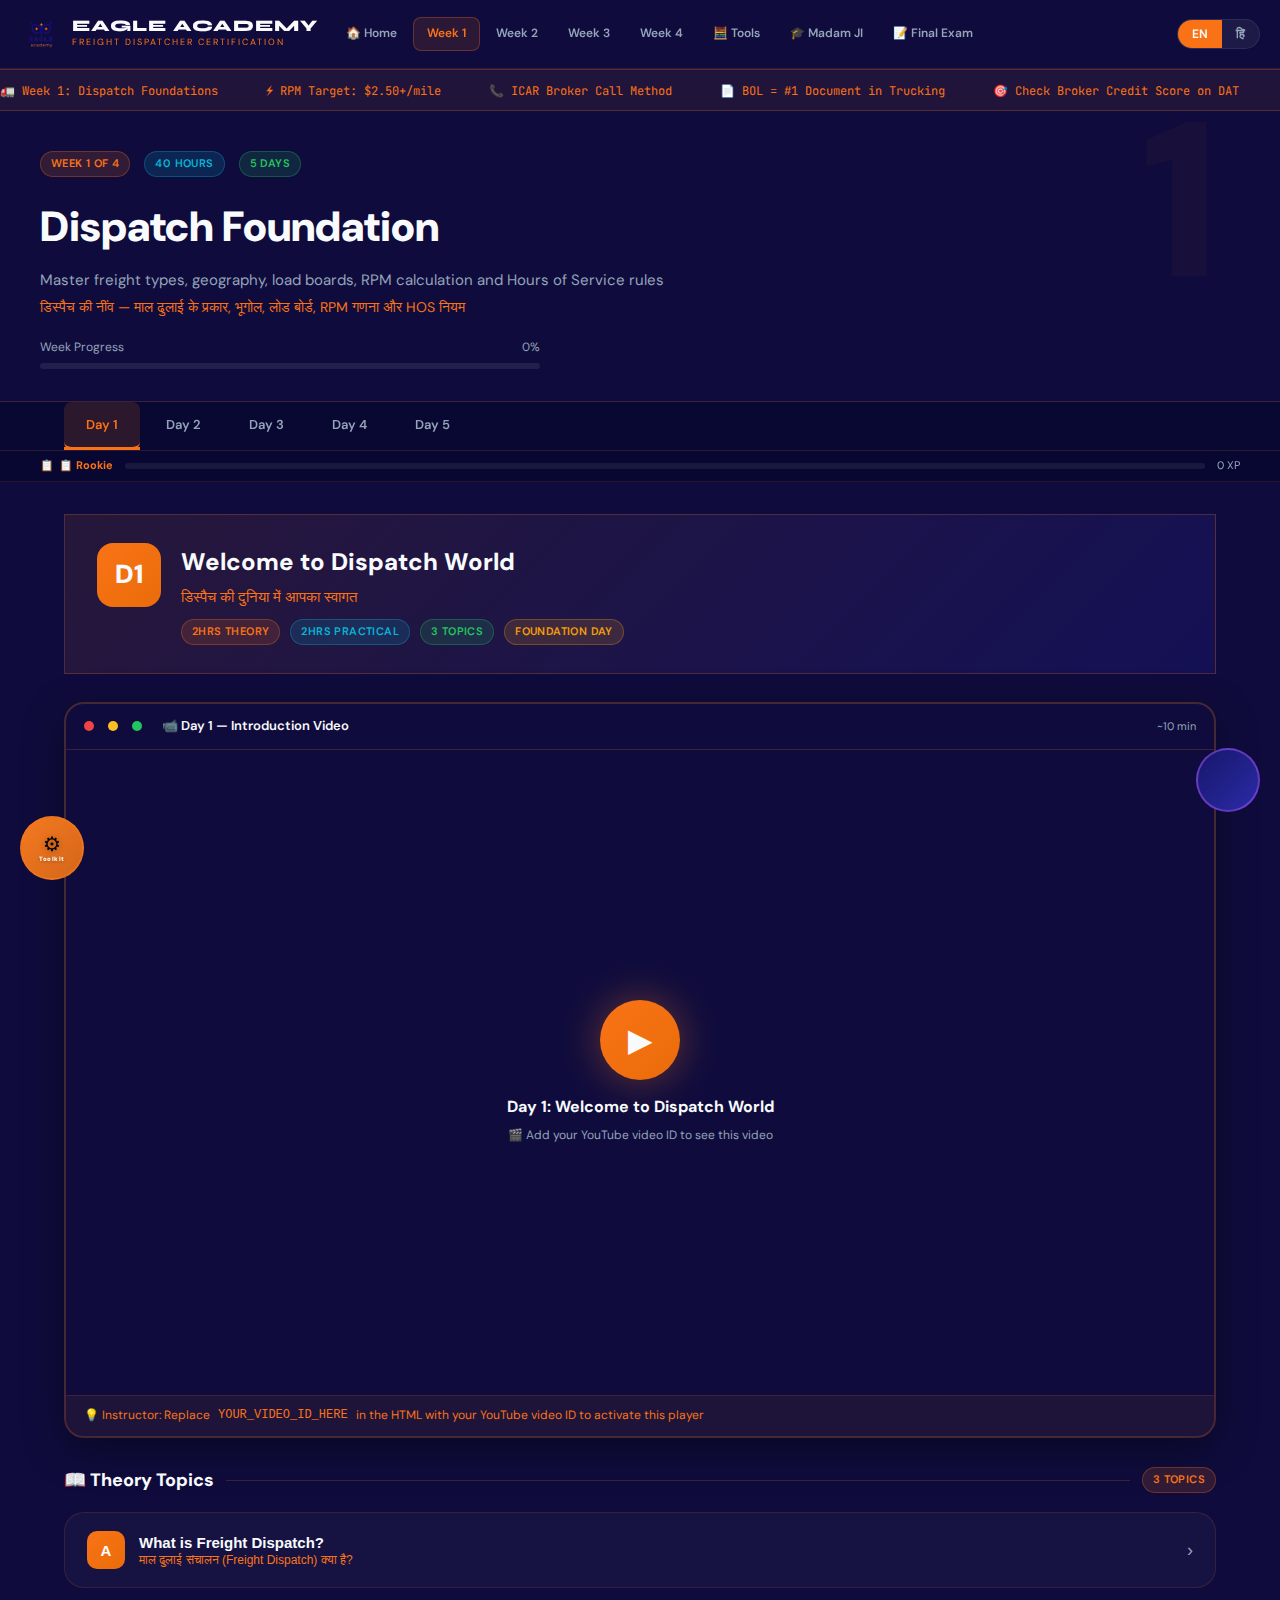
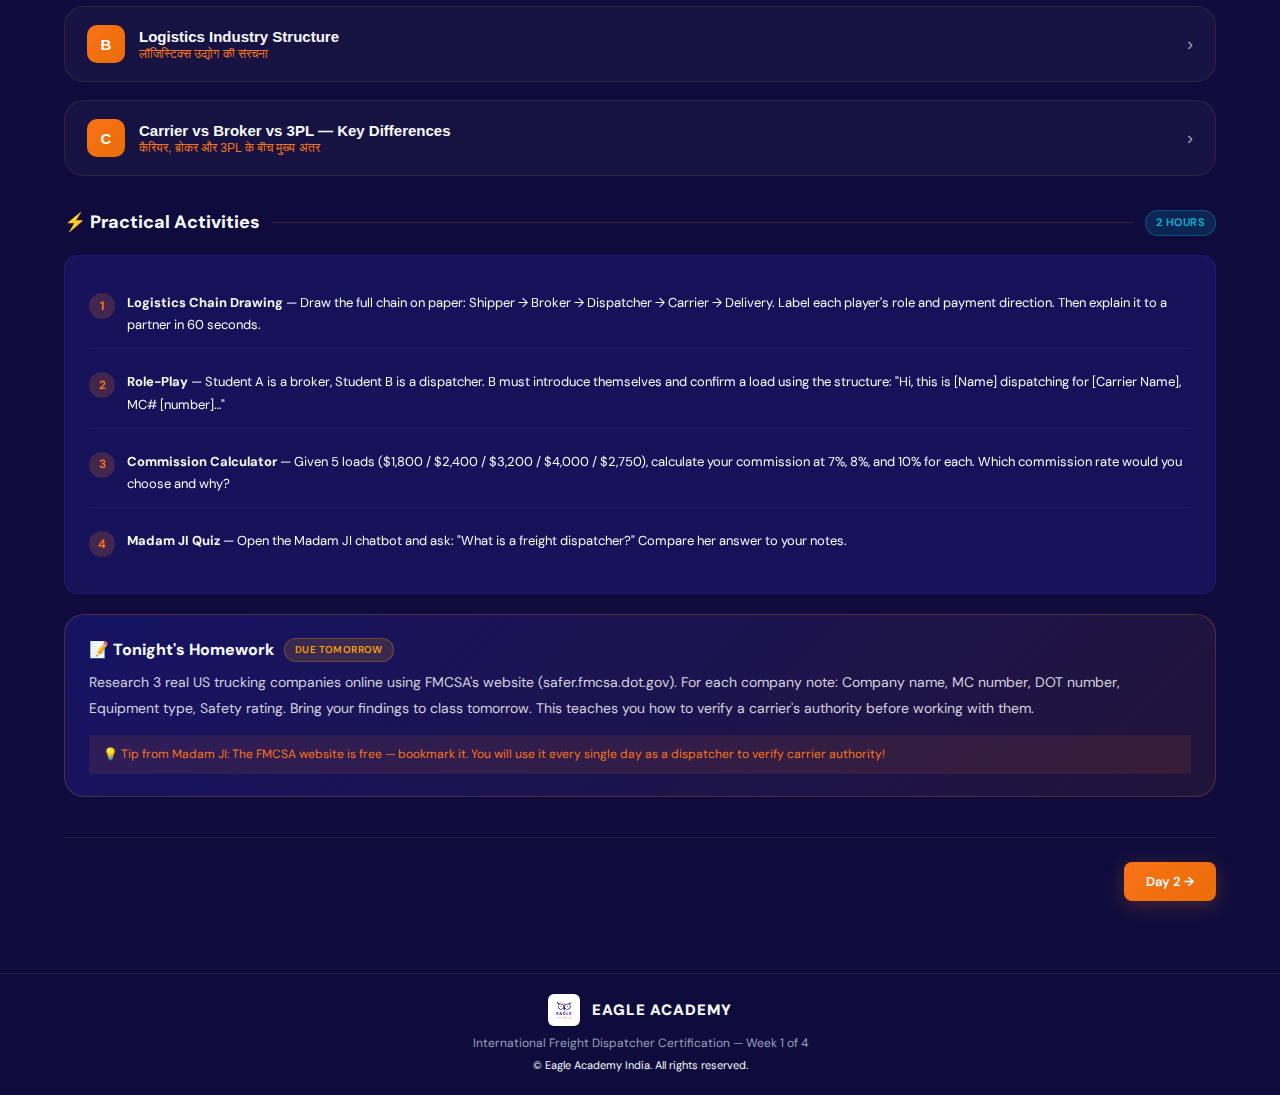
<file: week1.html>
<!DOCTYPE html>
<html lang="en">
<head>
<meta charset="UTF-8"/>
<meta name="viewport" content="width=device-width, initial-scale=1.0"/>
<title>Week 1 — Dispatch Foundation | Eagle Academy</title>
<link rel="stylesheet" href="assets/style.css"/>
<style>
/* ── Page-specific styles ── */
body { background: var(--navy-deep); }

.week-hero {
  background: linear-gradient(135deg, var(--navy-dark) 0%, var(--navy) 60%, rgba(244,121,32,0.12) 100%);
  border-bottom: 1px solid rgba(244,121,32,0.2);
  padding: 40px 24px 32px;
  position: relative;
  overflow: hidden;
}
.week-hero::before {
  content: '1';
  position: absolute;
  right: 5%;
  top: -20px;
  font-size: 220px;
  font-weight: 900;
  color: rgba(244,121,32,0.04);
  line-height: 1;
  pointer-events: none;
}
.week-hero-inner { max-width: 1200px; margin: 0 auto; }

.week-progress-bar { margin-top: 20px; }
.week-progress-bar .label { display: flex; justify-content: space-between; font-size: 12px; color: var(--grey); margin-bottom: 6px; }

/* Day Tabs */
.day-tabs-wrap {
  background: rgba(8,7,48,0.8);
  border-bottom: 1px solid rgba(244,121,32,0.15);
  position: sticky;
  top: 68px;
  z-index: 100;
  backdrop-filter: blur(12px);
}
.day-tabs {
  max-width: 1200px;
  margin: 0 auto;
  padding: 0 24px;
  display: flex;
  gap: 4px;
  overflow-x: auto;
  scrollbar-width: none;
}
.day-tabs::-webkit-scrollbar { display: none; }
.day-tab {
  padding: 14px 22px;
  border: none;
  background: transparent;
  color: var(--grey);
  font-family: var(--font-main);
  font-size: 13px;
  font-weight: 600;
  cursor: pointer;
  transition: var(--transition);
  border-bottom: 3px solid transparent;
  white-space: nowrap;
  flex-shrink: 0;
}
.day-tab:hover { color: var(--white); }
.day-tab.active { color: var(--orange); border-bottom-color: var(--orange); }
.day-tab .check { color: var(--green); margin-left: 5px; }

/* Main content */
.main-wrap { max-width: 1200px; margin: 0 auto; padding: 32px 24px; }

/* Day panel */
.day-panel { display: none; }
.day-panel.active { display: block; animation: fadeUp 0.4s ease; }

.day-hero {
  background: linear-gradient(135deg, rgba(244,121,32,0.1), rgba(30,27,139,0.3));
  border: 1px solid rgba(244,121,32,0.25);
  border-radius: var(--radius-xl);
  padding: 28px 32px;
  margin-bottom: 28px;
  display: flex;
  align-items: flex-start;
  gap: 20px;
}
.day-num-big {
  width: 64px; height: 64px;
  border-radius: 16px;
  background: linear-gradient(135deg, var(--orange), var(--orange-dark));
  display: flex; align-items: center; justify-content: center;
  font-size: 26px; font-weight: 900;
  flex-shrink: 0;
  box-shadow: var(--shadow-orange);
}
.day-info h2 { font-size: 24px; font-weight: 800; margin-bottom: 4px; }
.day-info .hindi-title { color: var(--orange); font-family: var(--font-hindi); font-size: 15px; }
.day-info .day-meta { display: flex; gap: 10px; flex-wrap: wrap; margin-top: 10px; }

/* Section headers */
.section-header {
  display: flex; align-items: center; gap: 12px;
  margin: 28px 0 18px;
}
.section-header h3 { font-size: 18px; font-weight: 800; }
.section-line { flex: 1; height: 1px; background: rgba(244,121,32,0.2); }

/* Video box */
.video-box {
  margin-bottom: 28px;
  border-radius: var(--radius-lg);
  overflow: hidden;
  border: 2px solid rgba(244,121,32,0.25);
  box-shadow: 0 12px 40px rgba(0,0,0,0.4);
}
.video-header {
  background: linear-gradient(90deg, var(--navy-dark), var(--navy));
  padding: 12px 18px;
  display: flex; align-items: center; gap: 10px;
  border-bottom: 1px solid rgba(244,121,32,0.2);
}
.video-header .dot { width: 10px; height: 10px; border-radius: 50%; }
.video-iframe-wrap { position: relative; padding-bottom: 56.25%; background: #000; }
.video-iframe-wrap iframe { position: absolute; top:0; left:0; width:100%; height:100%; border:none; }
.video-placeholder-box {
  aspect-ratio: 16/9;
  background: linear-gradient(135deg, var(--navy-dark), rgba(30,27,139,0.6));
  display: flex; flex-direction: column;
  align-items: center; justify-content: center; gap: 14px;
  cursor: pointer;
  transition: var(--transition);
}
.video-placeholder-box:hover { background: rgba(244,121,32,0.08); }
.play-circle {
  width: 80px; height: 80px;
  border-radius: 50%;
  background: linear-gradient(135deg, var(--orange), var(--orange-dark));
  display: flex; align-items: center; justify-content: center;
  font-size: 32px;
  box-shadow: 0 0 40px rgba(244,121,32,0.4);
  animation: pulseOrange 2.5s ease infinite;
}
.video-info { text-align: center; }
.video-info .title { font-size: 16px; font-weight: 700; margin-bottom: 6px; }
.video-info .meta  { font-size: 12px; color: var(--grey); font-family: var(--font-mono); }
.video-add-note {
  padding: 10px 18px;
  background: rgba(244,121,32,0.07);
  border-top: 1px solid rgba(244,121,32,0.15);
  font-size: 12px; color: var(--orange);
  display: flex; align-items: center; gap: 8px;
}

/* Topic cards */
.topic-card {
  background: rgba(255,255,255,0.03);
  border: 1px solid rgba(244,121,32,0.15);
  border-radius: var(--radius-lg);
  margin-bottom: 18px;
  overflow: hidden;
  transition: var(--transition);
}
.topic-card.done { border-color: rgba(34,197,94,0.35); }
.topic-toggle {
  width: 100%;
  background: none; border: none;
  padding: 18px 22px;
  cursor: pointer;
  display: flex; align-items: center; gap: 14px;
  transition: var(--transition);
  text-align: left;
}
.topic-toggle:hover { background: rgba(244,121,32,0.05); }
.t-num {
  width: 38px; height: 38px; border-radius: 10px; flex-shrink: 0;
  background: linear-gradient(135deg, var(--orange), var(--orange-dark));
  display: flex; align-items: center; justify-content: center;
  font-size: 15px; font-weight: 900; color: white;
}
.t-num.done-num { background: linear-gradient(135deg, var(--green), #16a34a); }
.t-titles { flex: 1; }
.t-en { font-size: 15px; font-weight: 700; color: var(--white); }
.t-hi { font-size: 12px; color: var(--orange); font-family: var(--font-hindi); margin-top: 2px; }
.t-arrow { font-size: 18px; color: var(--grey); transition: transform 0.3s; }
.topic-toggle.open .t-arrow { transform: rotate(90deg); color: var(--orange); }

.topic-content { display: none; padding: 0 22px 22px; }
.topic-content.open { display: block; animation: fadeUp 0.3s ease; }

/* Audio bar */
.audio-bar {
  display: flex; align-items: center; gap: 8px; flex-wrap: wrap;
  padding: 10px 14px;
  background: rgba(30,27,139,0.5);
  border: 1px solid rgba(244,121,32,0.2);
  border-radius: var(--radius-md);
  margin-bottom: 16px;
}
.audio-label { font-size: 11px; color: var(--grey); text-transform: uppercase; letter-spacing: 1px; font-weight: 600; margin-right: 4px; }
.a-btn {
  display: inline-flex; align-items: center; gap: 5px;
  padding: 6px 14px; border-radius: 999px; border: none; cursor: pointer;
  font-size: 12px; font-weight: 600; font-family: var(--font-main);
  transition: var(--transition);
}
.a-en { background: rgba(244,121,32,0.15); color: var(--orange); border: 1px solid rgba(244,121,32,0.3); }
.a-en:hover, .a-en.on { background: var(--orange); color: white; }
.a-hi { background: rgba(251,191,36,0.15); color: var(--gold); border: 1px solid rgba(251,191,36,0.3); font-family: var(--font-hindi); }
.a-hi:hover, .a-hi.on { background: var(--gold); color: var(--navy-deep); }
.a-stop { background: rgba(239,68,68,0.12); color: var(--red); border: 1px solid rgba(239,68,68,0.3); }
.a-stop:hover { background: var(--red); color: white; }
.a-btn.on { animation: pulse-glow 1.2s ease-in-out infinite; }
@keyframes pulse-glow {
  0%,100% { box-shadow: 0 0 0 0 rgba(244,121,32,0.4); }
  50% { box-shadow: 0 0 0 6px rgba(244,121,32,0); }
}
.dot-pulse {
  display:inline-block; width:6px; height:6px; border-radius:50%;
  background:var(--orange); animation: dotBounce 0.8s ease-in-out infinite;
}
@keyframes dotBounce {
  0%,80%,100% { transform:scale(0.6); opacity:0.4; }
  40% { transform:scale(1); opacity:1; }
}

/* Content blocks */
.content-en-block {
  font-size: 14px; line-height: 1.9; color: rgba(255,255,255,0.85);
}
.content-hi-block {
  font-size: 15px; line-height: 2; color: rgba(255,220,120,0.92);
  font-family: var(--font-hindi); display: none;
}
.content-hi-block.show { display: block; animation: fadeIn 0.3s ease; }

.highlight-box {
  background: rgba(244,121,32,0.08);
  border-left: 3px solid var(--orange);
  padding: 14px 18px; border-radius: 0 var(--radius-md) var(--radius-md) 0;
  margin: 12px 0; font-size: 13px; color: rgba(255,255,255,0.8);
  line-height: 1.8;
}
.info-box {
  background: rgba(6,182,212,0.08);
  border: 1px solid rgba(6,182,212,0.25);
  border-radius: var(--radius-md);
  padding: 14px 18px; margin: 12px 0;
  font-size: 13px; line-height: 1.8;
}
.example-box {
  background: rgba(34,197,94,0.07);
  border: 1px solid rgba(34,197,94,0.25);
  border-radius: var(--radius-md);
  padding: 14px 18px; margin: 12px 0;
  font-size: 13px; line-height: 1.8;
}
.warning-box {
  background: rgba(239,68,68,0.08);
  border: 1px solid rgba(239,68,68,0.25);
  border-radius: var(--radius-md);
  padding: 14px 18px; margin: 12px 0;
  font-size: 13px; line-height: 1.8;
}

/* Key terms */
.key-terms { display: flex; flex-wrap: wrap; gap: 8px; margin: 12px 0; }
.key-term {
  background: rgba(30,27,139,0.6);
  border: 1px solid rgba(99,102,241,0.3);
  border-radius: var(--radius-full);
  padding: 4px 14px;
  font-size: 12px; font-weight: 600; color: #a5b4fc;
  font-family: var(--font-mono);
}

/* Practical activities */
.practical-list { list-style: none; padding: 0; margin: 0; }
.practical-list li {
  display: flex; gap: 12px; align-items: flex-start;
  padding: 12px 0;
  border-bottom: 1px solid rgba(255,255,255,0.06);
  font-size: 13px; line-height: 1.7;
}
.practical-list li:last-child { border-bottom: none; }
.p-num {
  width: 26px; height: 26px; border-radius: 50%;
  background: rgba(244,121,32,0.2); color: var(--orange);
  display: flex; align-items: center; justify-content: center;
  font-size: 12px; font-weight: 700; flex-shrink: 0; margin-top: 1px;
}

/* Homework box */
.hw-box {
  background: linear-gradient(135deg, rgba(30,27,139,0.5), rgba(244,121,32,0.08));
  border: 1px solid rgba(244,121,32,0.25);
  border-radius: var(--radius-lg); padding: 22px 24px;
}
.hw-box h4 { font-size: 16px; font-weight: 800; margin-bottom: 8px; display: flex; align-items: center; gap: 10px; }
.hw-text { font-size: 14px; line-height: 1.8; color: rgba(255,255,255,0.82); }

/* Topic Quiz */
.topic-quiz {
  margin-top: 24px;
  background: rgba(30,27,139,0.4);
  border: 1px solid rgba(99,102,241,0.3);
  border-radius: var(--radius-lg);
  overflow: hidden;
}
.quiz-header {
  padding: 14px 20px;
  background: rgba(30,27,139,0.6);
  display: flex; align-items: center; gap: 10px;
  border-bottom: 1px solid rgba(255,255,255,0.06);
}
.quiz-header h4 { font-size: 15px; font-weight: 700; }
.quiz-body { padding: 20px; }

.q-item { margin-bottom: 22px; }
.q-item:last-child { margin-bottom: 0; }
.q-text { font-size: 14px; font-weight: 600; margin-bottom: 10px; line-height: 1.6; }
.q-opts { display: flex; flex-direction: column; gap: 8px; }
.q-opt {
  width: 100%; padding: 10px 16px; text-align: left;
  background: rgba(255,255,255,0.04); border: 1px solid rgba(255,255,255,0.1);
  border-radius: var(--radius-md); cursor: pointer; font-size: 13px;
  color: var(--white); font-family: var(--font-main);
  transition: var(--transition);
}
.q-opt:hover { border-color: var(--orange); background: rgba(244,121,32,0.08); }
.q-opt.correct { border-color: var(--green) !important; background: rgba(34,197,94,0.15) !important; color: var(--green); }
.q-opt.wrong   { border-color: var(--red)   !important; background: rgba(239,68,68,0.15)   !important; color: var(--red); }
.q-opt:disabled { cursor: default; }

.quiz-result {
  display: none; padding: 16px 20px;
  background: rgba(255,255,255,0.04);
  border-top: 1px solid rgba(255,255,255,0.08);
  text-align: center;
}
.quiz-result.show { display: block; animation: fadeUp 0.3s ease; }
.quiz-score { font-size: 32px; font-weight: 900; }
.quiz-retake { margin-top: 12px; }

/* Nav between days */
.day-nav {
  display: flex; justify-content: space-between; align-items: center;
  margin-top: 40px; padding-top: 24px;
  border-top: 1px solid rgba(244,121,32,0.15);
}

/* Responsive */
@media(max-width: 640px) {
  .day-hero { flex-direction: column; padding: 20px; }
  .main-wrap { padding: 20px 16px; }
  .week-hero { padding: 24px 16px 20px; }
}

/* ═══ XP BAR ═══ */
.xp-bar-wrap {
  background: rgba(8,7,48,0.9);
  border-bottom: 1px solid rgba(244,121,32,0.12);
  padding: 6px 24px;
  position: sticky; top: 116px; z-index: 99;
  backdrop-filter: blur(12px);
}
.xp-bar-inner {
  max-width: 1200px; margin: 0 auto;
  display: flex; align-items: center; gap: 12px;
}
.xp-level-badge {
  font-size: 11px; font-weight: 700; color: var(--orange);
  font-family: var(--font-mono); white-space: nowrap;
  display: flex; align-items: center; gap: 5px;
}
.xp-track {
  flex: 1; height: 6px; background: rgba(255,255,255,0.07);
  border-radius: 999px; overflow: hidden;
}
#xp-fill {
  height: 100%; width: 0%; background: var(--orange);
  border-radius: 999px;
  transition: width 0.8s cubic-bezier(.22,1,.36,1), background 0.4s;
}
.xp-num { font-size: 11px; color: var(--grey); font-family: var(--font-mono); white-space: nowrap; }
.streak-pill {
  display: none; align-items: center; gap: 4px;
  background: rgba(244,121,32,0.15); border: 1px solid rgba(244,121,32,0.3);
  border-radius: 999px; padding: 2px 10px;
  font-size: 11px; font-weight: 700; color: var(--orange);
}

/* ═══ DAILY STREAK BANNER ═══ */
.streak-banner {
  display: none;
  background: linear-gradient(90deg, rgba(244,121,32,0.15), rgba(245,158,11,0.1));
  border-bottom: 1px solid rgba(244,121,32,0.2);
  padding: 8px 24px;
  align-items: center; justify-content: center; gap: 10px;
  font-size: 13px; font-weight: 600;
}
.streak-banner .streak-days { color: var(--orange); font-weight: 900; font-size: 16px; }

/* ═══ DAY TAB COLOUR HOVER ═══ */
.day-tab:nth-child(1):hover { border-bottom-color: var(--orange) !important; color: var(--orange) !important; }
.day-tab:nth-child(2):hover { border-bottom-color: var(--cyan) !important; color: var(--cyan) !important; }
.day-tab:nth-child(3):hover { border-bottom-color: var(--green) !important; color: var(--green) !important; }
.day-tab:nth-child(4):hover { border-bottom-color: var(--gold) !important; color: var(--gold) !important; }
.day-tab:nth-child(5):hover { border-bottom-color: #a855f7 !important; color: #a855f7 !important; }
.day-tab.active { position: relative; }
.day-tab.active::after {
  content: ''; position: absolute; bottom: -3px; left: 0;
  width: 100%; height: 3px; background: var(--orange);
  animation: slideIn 0.25s ease;
}
@keyframes slideIn { from { transform: scaleX(0); } to { transform: scaleX(1); } }

/* ═══ TOPIC CARD HOVER ═══ */
.topic-card {
  transition: box-shadow 0.2s, border-color 0.2s, transform 0.18s !important;
  cursor: pointer;
}
.topic-card:hover {
  box-shadow: 0 0 0 2px rgba(244,121,32,0.45), 0 8px 32px rgba(244,121,32,0.15) !important;
  border-color: rgba(244,121,32,0.5) !important;
  transform: translateY(-3px) !important;
}
.topic-card.done:hover {
  box-shadow: 0 0 0 2px rgba(34,197,94,0.45), 0 8px 28px rgba(34,197,94,0.12) !important;
  border-color: rgba(34,197,94,0.5) !important;
}

/* ═══ QUIZ ANSWER ANIMATIONS ═══ */
@keyframes correctFlash {
  0%   { box-shadow: 0 0 0 0 rgba(34,197,94,0.8); }
  30%  { box-shadow: 0 0 0 8px rgba(34,197,94,0.4); }
  60%  { box-shadow: 0 0 0 14px rgba(34,197,94,0.1); }
  100% { box-shadow: 0 0 0 0 transparent; }
}
@keyframes shake {
  0%,100% { transform: translateX(0); }
  15%     { transform: translateX(-6px); }
  30%     { transform: translateX(6px); }
  45%     { transform: translateX(-5px); }
  60%     { transform: translateX(5px); }
  75%     { transform: translateX(-3px); }
  90%     { transform: translateX(3px); }
}
@keyframes toastUp {
  0%   { opacity:0; transform:translateX(-50%) translateY(20px); }
  15%  { opacity:1; transform:translateX(-50%) translateY(0); }
  75%  { opacity:1; transform:translateX(-50%) translateY(0); }
  100% { opacity:0; transform:translateX(-50%) translateY(-12px); }
}
@keyframes starPop {
  0%   { transform: scale(0) rotate(-20deg); opacity: 0; }
  60%  { transform: scale(1.3) rotate(5deg); opacity: 1; }
  100% { transform: scale(1) rotate(0); opacity: 1; }
}
.q-opt.correct { animation: correctFlash 0.6s ease forwards !important; }
.q-opt.wrong   { animation: shake 0.4s ease !important; }
.q-opt:not(:disabled):hover {
  transform: translateX(5px) !important;
  border-color: rgba(244,121,32,0.6) !important;
  background: rgba(244,121,32,0.1) !important;
  box-shadow: -3px 0 0 var(--orange) !important;
}

/* ═══ SPEED ROUND ═══ */
.speed-btn {
  margin-left: auto; padding: 4px 12px;
  background: rgba(244,121,32,0.1); border: 1px solid rgba(244,121,32,0.3);
  border-radius: 999px; color: var(--orange); font-size: 11px; font-weight: 700;
  cursor: pointer; font-family: var(--font-main); transition: all 0.15s;
  white-space: nowrap;
}
.speed-btn:hover { background: rgba(244,121,32,0.2); }

/* ═══ T/F BLITZ ═══ */
.tf-blitz {
  background: rgba(14,14,74,0.6);
  border: 1px solid rgba(245,158,11,0.3);
  border-radius: var(--radius-lg);
  overflow: hidden;
  margin-bottom: 16px;
}
.tf-header {
  display: flex; align-items: center; gap: 12px;
  padding: 14px 18px;
  background: rgba(245,158,11,0.08);
  border-bottom: 1px solid rgba(245,158,11,0.15);
}
.tf-icon { font-size: 20px; }
.tf-title { font-size: 14px; font-weight: 700; color: var(--gold); }
.tf-sub { font-size: 11px; color: var(--grey); margin-top: 2px; }
.tf-start-btn {
  margin-left: auto; padding: 6px 16px;
  background: rgba(245,158,11,0.2); border: 1px solid rgba(245,158,11,0.4);
  border-radius: 999px; color: var(--gold); font-size: 12px; font-weight: 700;
  cursor: pointer; font-family: var(--font-main); transition: all 0.15s;
}
.tf-start-btn:hover { background: rgba(245,158,11,0.35); }
.tf-body { padding: 16px 18px; }
.tf-q-wrap { display: flex; flex-direction: column; gap: 10px; }
.tf-progress { display: flex; justify-content: space-between; align-items: center; }
.tf-timer-bar-wrap { height: 4px; background: rgba(255,255,255,0.07); border-radius: 99px; overflow: hidden; }
.tf-timer-bar { height: 100%; background: var(--gold); border-radius: 99px; transition: width 1s linear; }
.tf-question { font-size: 15px; font-weight: 600; line-height: 1.5; padding: 8px 0; }
.tf-btns { display: flex; gap: 10px; }
.tf-btn {
  flex: 1; padding: 12px; border-radius: var(--radius-md);
  font-size: 15px; font-weight: 700; cursor: pointer;
  font-family: var(--font-main); transition: all 0.15s;
  border: 2px solid transparent;
}
.tf-true  { background: rgba(34,197,94,0.12); color: var(--green); border-color: rgba(34,197,94,0.3); }
.tf-false { background: rgba(239,68,68,0.12); color: var(--red); border-color: rgba(239,68,68,0.3); }
.tf-true:hover:not(:disabled)  { background: rgba(34,197,94,0.25); }
.tf-false:hover:not(:disabled) { background: rgba(239,68,68,0.25); }
.tf-feedback { padding: 8px 12px; border-radius: var(--radius-sm); background: rgba(255,255,255,0.05); font-size: 13px; font-weight: 600; }

/* ═══ MINI-GAMES ═══ */
.mg-unlock { padding: 0 0 16px; }
.mg-unlock-btn {
  width: 100%; padding: 14px 18px;
  background: linear-gradient(135deg, rgba(43,43,168,0.15), rgba(79,70,229,0.1));
  border: 1px dashed rgba(43,43,168,0.4);
  border-radius: var(--radius-md);
  color: #c4b5fd; font-size: 14px; font-weight: 700;
  cursor: pointer; font-family: var(--font-main);
  display: flex; align-items: center; justify-content: space-between;
  transition: all 0.18s;
}
.mg-unlock-btn:hover {
  background: linear-gradient(135deg, rgba(43,43,168,0.25), rgba(79,70,229,0.2));
  border-color: rgba(43,43,168,0.6);
  transform: translateY(-2px);
  box-shadow: 0 4px 20px rgba(43,43,168,0.2);
}
.mg-type-badge {
  font-size: 11px; font-weight: 600; color: #a78bfa;
  background: rgba(43,43,168,0.2); border-radius: 999px; padding: 2px 10px;
}
.mg-game-area { padding: 0 0 16px; }
.mg-card {
  background: rgba(14,14,74,0.7);
  border: 1px solid rgba(43,43,168,0.3);
  border-radius: var(--radius-lg);
  padding: 18px;
}
.mg-header {
  display: flex; align-items: flex-start; gap: 10px;
  margin-bottom: 16px;
}
.mg-title { font-size: 14px; font-weight: 700; color: #c4b5fd; }
.mg-hint  { font-size: 11px; color: var(--grey); margin-top: 2px; flex: 1; }

/* Scramble */
.mg-answer-slots {
  display: flex; gap: 6px; flex-wrap: wrap;
  margin-bottom: 14px; min-height: 44px;
  background: rgba(255,255,255,0.03); border-radius: var(--radius-md);
  padding: 8px; border: 1px solid rgba(255,255,255,0.07);
}
.sc-slot {
  width: 36px; height: 36px; border-radius: 8px;
  display: flex; align-items: center; justify-content: center;
  font-size: 16px; font-weight: 900; font-family: var(--font-mono);
}
.sc-slot.filled {
  background: rgba(43,43,168,0.25); border: 1px solid rgba(43,43,168,0.5);
  color: #e9d5ff; cursor: pointer; transition: all 0.12s;
}
.sc-slot.filled:hover { background: rgba(239,68,68,0.2); border-color: var(--red); }
.sc-slot.empty {
  background: rgba(255,255,255,0.04); border: 1px dashed rgba(255,255,255,0.15);
  color: rgba(255,255,255,0.2);
}
.mg-letters { display: flex; gap: 6px; flex-wrap: wrap; margin-bottom: 12px; }
.sc-letter {
  width: 38px; height: 38px; border-radius: 8px;
  background: rgba(244,121,32,0.15); border: 1px solid rgba(244,121,32,0.35);
  color: var(--orange); font-size: 16px; font-weight: 900;
  cursor: pointer; font-family: var(--font-mono);
  transition: all 0.12s;
}
.sc-letter:hover:not(.used) { background: rgba(244,121,32,0.3); transform: scale(1.1); }
.sc-letter.used { opacity: 0.25; cursor: default; }
.mg-btn-clear {
  padding: 8px 18px; border-radius: 999px;
  background: rgba(255,255,255,0.06); border: 1px solid rgba(255,255,255,0.12);
  color: var(--grey); font-size: 12px; font-weight: 600;
  cursor: pointer; font-family: var(--font-main); transition: all 0.12s;
}
.mg-btn-check {
  padding: 8px 20px; border-radius: 999px;
  background: rgba(43,43,168,0.2); border: 1px solid rgba(43,43,168,0.4);
  color: #c4b5fd; font-size: 12px; font-weight: 700;
  cursor: pointer; font-family: var(--font-main); transition: all 0.12s;
}
.mg-btn-check:hover { background: rgba(43,43,168,0.35); transform: scale(1.04); }

/* Match pairs */
.match-grid { display: grid; grid-template-columns: 1fr 1fr; gap: 8px; margin-bottom: 4px; }
.match-col  { display: flex; flex-direction: column; gap: 7px; }
.match-card {
  padding: 10px 14px; border-radius: var(--radius-md); text-align: center;
  background: rgba(255,255,255,0.04); border: 1px solid rgba(255,255,255,0.1);
  color: var(--white); font-size: 12px; font-weight: 600; cursor: pointer;
  font-family: var(--font-main); transition: all 0.15s; line-height: 1.4;
}
.match-card:hover:not(:disabled) {
  border-color: rgba(43,43,168,0.5); background: rgba(43,43,168,0.12);
  transform: scale(1.03);
}
.match-card.selected {
  border-color: var(--orange); background: rgba(244,121,32,0.15); color: var(--orange);
  box-shadow: 0 0 0 2px rgba(244,121,32,0.3);
}
.match-card.matched {
  border-color: var(--green); background: rgba(34,197,94,0.15); color: var(--green);
  animation: correctFlash 0.5s ease;
}

/* Sort steps */
.sort-list { display: flex; flex-direction: column; gap: 7px; margin-bottom: 4px; }
.sort-item {
  display: flex; align-items: center; gap: 10px;
  padding: 10px 14px; border-radius: var(--radius-md);
  background: rgba(255,255,255,0.04); border: 1px solid rgba(255,255,255,0.1);
  transition: all 0.15s;
}
.sort-num {
  width: 24px; height: 24px; border-radius: 50%; flex-shrink: 0;
  background: rgba(244,121,32,0.2); color: var(--orange);
  display: flex; align-items: center; justify-content: center;
  font-size: 11px; font-weight: 700;
}
.sort-text { flex: 1; font-size: 13px; line-height: 1.4; }
.sort-arrows { display: flex; flex-direction: column; gap: 2px; }
.sort-arrows button {
  padding: 1px 6px; background: rgba(255,255,255,0.07); border: none;
  color: var(--grey); cursor: pointer; border-radius: 4px; font-size: 10px;
  transition: all 0.12s;
}
.sort-arrows button:hover:not(:disabled) { background: rgba(244,121,32,0.2); color: var(--orange); }
.sort-arrows button:disabled { opacity: 0.2; cursor: default; }

/* ═══ DAY SUMMARY ═══ */
.day-summary {
  position: fixed; inset: 0; z-index: 9999;
  background: rgba(0,0,0,0.85); backdrop-filter: blur(8px);
  display: flex; align-items: center; justify-content: center;
  padding: 20px; animation: fadeIn 0.3s ease;
}
.day-summary-inner {
  background: linear-gradient(135deg, rgba(14,14,74,0.98), rgba(22,22,106,0.98));
  border: 1px solid rgba(244,121,32,0.35);
  border-radius: 24px; padding: 36px 32px; max-width: 440px; width: 100%;
  text-align: center; box-shadow: 0 24px 80px rgba(0,0,0,0.6);
}
.ds-badge {
  display: inline-block; padding: 4px 16px;
  background: rgba(244,121,32,0.2); border: 1px solid rgba(244,121,32,0.4);
  border-radius: 999px; font-size: 11px; font-weight: 700;
  color: var(--orange); letter-spacing: 1px; margin-bottom: 14px;
  font-family: var(--font-mono);
}
.ds-title { font-size: 20px; font-weight: 800; margin-bottom: 20px; }
.ds-scores { display: flex; justify-content: center; gap: 16px; margin-bottom: 20px; }
.ds-xp { font-size: 18px; color: var(--gold); margin-bottom: 8px; }
.ds-msg { font-size: 13px; color: var(--grey); margin-bottom: 20px; line-height: 1.6; }
.ds-btn {
  padding: 12px 32px; background: var(--orange);
  border: none; border-radius: 999px; color: white;
  font-size: 15px; font-weight: 700; cursor: pointer;
  font-family: var(--font-main); transition: all 0.15s;
}
.ds-btn:hover { filter: brightness(1.1); transform: translateY(-2px); }
</style>
<style>
  /* Eagle Academy Brand Stripe */
  .site-header::after {
    content: '';
    position: absolute;
    bottom: -2px; left: 0; right: 0;
    height: 2px;
    background: linear-gradient(90deg, transparent 0%, #F47920 30%, #2B2BA8 60%, #F47920 80%, transparent 100%);
    opacity: 0.8;
  }
  /* Enhanced card borders with brand blue */
  .card {
    border-color: rgba(43,43,168,0.35) !important;
  }
  .card:hover {
    border-color: rgba(244,121,32,0.5) !important;
    box-shadow: 0 8px 32px rgba(0,0,0,0.4), 0 0 0 1px rgba(244,121,32,0.2) !important;
  }
  /* XP bar Eagle brand */
  .xp-fill {
    background: linear-gradient(90deg, #F47920, #2B2BA8) !important;
  }
</style>
</head>
<body>

<!-- ═══════════════ HEADER ═══════════════ -->
<header class="ea-header">
  <div class="ea-header-inner">
    <a href="index.html" class="ea-logo">
      <img src="assets/logo.png" alt="Eagle Academy" onerror="this.style.display='none';this.nextElementSibling.textContent='🦅'"/>
      <div class="ea-logo-text">
        <div class="brand">EAGLE ACADEMY</div>
        <div class="sub">Freight Dispatcher Certification</div>
      </div>
    </a>
    <nav class="ea-nav">
      <a href="index.html"    class="ea-nav-btn">🏠 Home</a>
      <a href="week1.html"    class="ea-nav-btn active">Week 1</a>
      <a href="week2.html"    class="ea-nav-btn">Week 2</a>
      <a href="week3.html"    class="ea-nav-btn">Week 3</a>
      <a href="week4.html"    class="ea-nav-btn">Week 4</a>
      <a href="tools.html"    class="ea-nav-btn">🧮 Tools</a>
      <a href="madam-ji.html" class="ea-nav-btn">🎓 Madam JI</a>
      <a href="exam.html"     class="ea-nav-btn">📝 Final Exam</a>
    </nav>
    <div class="lang-toggle">
      <button class="lang-btn active" data-lang="en" onclick="setLang('en',this)">EN</button>
      <button class="lang-btn" data-lang="hi" onclick="setLang('hi',this)">हिं</button>
    </div>
  </div>
</header>

<!-- ═══════════════ TICKER ═══════════════ -->
<div class="ticker-wrap">
  <div class="ticker-inner" id="ticker_inner">
    <span>🚛 Week 1: Dispatch Foundations</span><span>⚡ RPM Target: $2.50+ per mile</span>
    <span>📞 ICAR Broker Call Method</span><span>📄 BOL = Most Important Document</span>
    <span>🎯 Always check DAT Broker Credit Score</span><span>⏰ USA HOS: 11 hrs max driving/day</span>
    <span>🌍 IST = EST + 10 hours 30 minutes</span><span>💰 8 Trucks = $25,000/month potential</span>
    <span>🏆 Eagle Academy Certified Dispatcher</span><span>📊 Keep Deadhead Miles under 15%</span>
    <span>🚛 Week 1: Dispatch Foundations</span><span>⚡ RPM Target: $2.50+ per mile</span>
    <span>📞 ICAR Broker Call Method</span><span>📄 BOL = Most Important Document</span>
    <span>🎯 Always check DAT Broker Credit Score</span><span>⏰ USA HOS: 11 hrs max driving/day</span>
    <span>🌍 IST = EST + 10 hours 30 minutes</span><span>💰 8 Trucks = $25,000/month potential</span>
  </div>
</div>

<!-- ═══════════════ STREAK BANNER ═══════════════ -->
<div class="streak-banner" id="streak-banner">
  🔥 You've studied <span class="streak-days">0</span> days in a row — keep going!
</div>

<!-- ═══════════════ WEEK HERO ═══════════════ -->
<section class="week-hero">
  <div class="week-hero-inner">
    <div style="display:flex;align-items:center;gap:14px;margin-bottom:16px;">
      <span class="tag tag-orange">Week 1 of 4</span>
      <span class="tag tag-cyan">40 Hours</span>
      <span class="tag tag-green">5 Days</span>
    </div>
    <h1 style="font-size:clamp(24px,4vw,42px);font-weight:900;margin-bottom:8px;">
      Dispatch Foundation
    </h1>
    <p style="font-size:15px;color:var(--grey);margin-bottom:4px;">
      Master freight types, geography, load boards, RPM calculation and Hours of Service rules
    </p>
    <p style="font-size:14px;color:var(--orange);font-family:var(--font-hindi);">
      डिस्पैच की नींव — माल ढुलाई के प्रकार, भूगोल, लोड बोर्ड, RPM गणना और HOS नियम
    </p>
    <div class="week-progress-bar" style="margin-top:20px;max-width:500px;">
      <div class="label"><span>Week Progress</span><span id="week_pct">0%</span></div>
      <div class="progress-track"><div class="progress-fill" id="week_prog" style="width:0%"></div></div>
    </div>
  </div>
</section>

<!-- ═══════════════ DAY TABS ═══════════════ -->
<div class="day-tabs-wrap">
  <div class="day-tabs">
    <button class="day-tab active" onclick="showDay(1,this)">
      Day 1 <span id="d1_check" class="check" style="display:none">✓</span>
    </button>
    <button class="day-tab" onclick="showDay(2,this)">
      Day 2 <span id="d2_check" class="check" style="display:none">✓</span>
    </button>
    <button class="day-tab" onclick="showDay(3,this)">
      Day 3 <span id="d3_check" class="check" style="display:none">✓</span>
    </button>
    <button class="day-tab" onclick="showDay(4,this)">
      Day 4 <span id="d4_check" class="check" style="display:none">✓</span>
    </button>
    <button class="day-tab" onclick="showDay(5,this)">
      Day 5 <span id="d5_check" class="check" style="display:none">✓</span>
    </button>
  </div>
</div>

<!-- ═══════════════ XP BAR ═══════════════ -->
<div class="xp-bar-wrap">
  <div class="xp-bar-inner">
    <div class="xp-level-badge"><span id="xp-icon">📋</span><span id="xp-label">Rookie</span></div>
    <div class="xp-track"><div id="xp-fill"></div></div>
    <div class="xp-num" id="xp-num">0 XP</div>
    <div class="streak-pill" id="streak-pill">🔥 <span id="streak-count">0</span></div>
  </div>
</div>

<!-- ═══════════════ MAIN CONTENT ═══════════════ -->
<main class="main-wrap">

<!-- ╔══════════════════════════════════════════╗ -->
<!-- ║  DAY 1 — Welcome to Dispatch World       ║ -->
<!-- ╚══════════════════════════════════════════╝ -->
<div class="day-panel active" id="day1">

  <!-- Day Hero -->
  <div class="day-hero fade-up">
    <div class="day-num-big">D1</div>
    <div class="day-info">
      <h2>Welcome to Dispatch World</h2>
      <div class="hindi-title">डिस्पैच की दुनिया में आपका स्वागत</div>
      <div class="day-meta">
        <span class="tag tag-orange">2hrs Theory</span>
        <span class="tag tag-cyan">2hrs Practical</span>
        <span class="tag tag-green">3 Topics</span>
        <span class="tag tag-gold">Foundation Day</span>
      </div>
    </div>
  </div>

  <!-- VIDEO -->
  <div class="video-box fade-up delay-1">
    <div class="video-header">
      <div class="dot" style="background:#ef4444"></div>
      <div class="dot" style="background:#fbbf24;margin:0 4px"></div>
      <div class="dot" style="background:#22c55e"></div>
      <span style="font-size:13px;font-weight:600;margin-left:10px;">📹 Day 1 — Introduction Video</span>
      <span style="margin-left:auto;font-size:11px;color:var(--grey);font-family:var(--font-mono);">~10 min</span>
    </div>
    <!-- Replace src below with your YouTube embed URL -->
    <div class="video-placeholder-box" id="video_d1" onclick="loadVideo('d1','https://www.youtube.com/embed/YOUR_VIDEO_ID_HERE')">
      <div class="play-circle">▶</div>
      <div class="video-info">
        <div class="title">Day 1: Welcome to Dispatch World</div>
        <div class="meta">🎬 Add your YouTube video ID to see this video</div>
      </div>
    </div>
    <div class="video-add-note">
      💡 Instructor: Replace <code>YOUR_VIDEO_ID_HERE</code> in the HTML with your YouTube video ID to activate this player
    </div>
  </div>

  <!-- TOPICS -->
  <div class="section-header">
    <h3>📖 Theory Topics</h3>
    <div class="section-line"></div>
    <span class="tag tag-orange">3 Topics</span>
  </div>

  <!-- ── TOPIC 1 ── -->
  <div class="topic-card" id="tc_1_1">
    <button class="topic-toggle" onclick="toggleTopic('tc_1_1',this)">
      <div class="t-num" id="tn_1_1">A</div>
      <div class="t-titles">
        <div class="t-en">What is Freight Dispatch?</div>
        <div class="t-hi">माल ढुलाई संचालन (Freight Dispatch) क्या है?</div>
      </div>
      <span class="t-arrow">›</span>
    </button>
    <div class="topic-content" id="body_1_1">

      <div class="audio-bar">
        <span class="audio-label">🔊 Listen:</span>
        <button class="a-btn a-en" id="btn_en_1_1" onclick="speakTopic('en','text_en_1_1','btn_en_1_1')">▶ English</button>
        <button class="a-btn a-hi" id="btn_hi_1_1" onclick="speakTopic('hi','text_hi_1_1','btn_hi_1_1')">▶ हिंदी</button>
        <button class="a-btn a-stop" onclick="stopAudio('btn_en_1_1','btn_hi_1_1')">⏹ Stop</button>
        <button class="a-btn" style="background:rgba(251,191,36,0.1);color:var(--gold);border:1px solid rgba(251,191,36,0.3);" onclick="toggleHindi('text_hi_1_1')">हिं Toggle</button>
      </div>

      <div class="content-en-block" id="text_en_1_1">
        <p>A <strong style="color:var(--orange)">freight dispatcher</strong> is the person who acts as the brain behind truck movement in the logistics industry. Think of yourself as a highly skilled matchmaker — you connect <em>shippers</em> (companies that have cargo to move) with <em>carriers</em> (truck owners and drivers).</p>

        <div class="highlight-box">
          💡 <strong>Simple way to understand it:</strong> A shipper in Chicago has 20 pallets of electronics that need to reach Atlanta by tomorrow. You find the right truck, negotiate the rate, handle all the paperwork, and track the load until it is delivered. For this service, you earn a <strong>5–10% commission</strong> on the load value.
        </div>

        <p style="margin-top:12px;">As a dispatcher working from India, you manage the entire operation remotely. You make phone calls to US brokers, use load boards like <strong>DAT</strong> to find loads, and use communication tools like Google Voice and WhatsApp to stay connected with drivers. You are effectively running a part of the American trucking industry — from your desk in India.</p>

        <div class="example-box">
          <strong style="color:var(--green)">🎯 How Dispatcher Fees Work:</strong><br/>
          Load example: Chicago, IL → Atlanta, GA<br/>
          Carrier rate: $2,800 — Service fee at 8%: <strong>$224 for this load</strong><br/>
          <em style="color:var(--grey);font-size:12px;">This course teaches you the skills to calculate and negotiate these fees professionally.</em>
        </div>

        <p style="margin-top:12px;">The US trucking industry moves <strong>70% of all freight</strong> in America — worth over $700 billion per year. This massive industry needs thousands of dispatchers, and thanks to technology, you can provide this service from anywhere in the world.</p>

        <div class="key-terms">
          <span class="key-term">Shipper</span>
          <span class="key-term">Carrier</span>
          <span class="key-term">Dispatcher</span>
          <span class="key-term">Commission</span>
          <span class="key-term">Load Board</span>
          <span class="key-term">DAT</span>
          <span class="key-term">OTR Trucking</span>
        </div>
      </div>

      <div class="content-hi-block" id="text_hi_1_1">
        <p>एक <strong style="color:var(--orange)">फ्रेट डिस्पैचर</strong> वह व्यक्ति होता है जो लॉजिस्टिक्स उद्योग में ट्रक की आवाजाही का पूरा प्रबंधन करता है। इसे आसान भाषा में समझें — आप एक बहुत कुशल <em>मध्यस्थ</em> हैं। आप उन कंपनियों को जोड़ते हैं जिनके पास माल है (<em>शिपर</em>) और उन ट्रक मालिकों को (<em>कैरियर</em>) जो माल पहुँचाते हैं।</p>

        <div class="highlight-box">
          💡 <strong>आसान उदाहरण:</strong> शिकागो में एक कंपनी के पास 20 पैलेट इलेक्ट्रॉनिक्स सामान है जो कल तक अटलांटा पहुँचना चाहिए। आप सही ट्रक ढूँढते हैं, रेट तय करते हैं, सारे कागजात संभालते हैं, और जब तक सामान पहुँच न जाए, ट्रैक करते हैं। इसके बदले आपको <strong>5–10% कमीशन</strong> मिलता है।
        </div>

        <p style="margin-top:12px;">भारत से काम करने वाले डिस्पैचर के रूप में, आप पूरा काम दूर से करते हैं। आप अमेरिकी ब्रोकरों को फोन करते हैं, DAT जैसे लोड बोर्ड पर लोड खोजते हैं, और Google Voice तथा WhatsApp से ड्राइवरों से जुड़े रहते हैं।</p>

        <div class="example-box">
          <strong style="color:var(--green)">🎯 वास्तविक उदाहरण:</strong><br/>
          लोड: शिकागो से अटलांटा<br/>
          रेट: $2,800<br/>
          8% कमीशन: <strong>$224 एक लोड पर</strong><br/>
          5 ट्रक, हर हफ्ते 3 लोड = <strong>15 लोड प्रति सप्ताह</strong><br/>
          <em style="font-size:12px;color:var(--grey)">यह कोर्स आपको इन गणनाओं को पेशेवर तरीके से करना सिखाता है।</em>
        </div>
      </div>

      <!-- Mini Quiz for Topic 1 -->
      <div class="topic-quiz" id="quiz_1_1">
        <div class="quiz-header">
          <span>🧠</span>
          <h4>Quick Check — Topic A</h4>
          <span style="margin-left:auto;" class="tag tag-orange">3 Questions</span>
        </div>
        <div class="quiz-body" id="qb_1_1">
          <!-- Q1 -->
          <div class="q-item">
            <div class="q-text">1. What is the main role of a freight dispatcher?</div>
            <div class="q-opts">
              <button class="q-opt" onclick="checkAns(this,'qb_1_1','q1',false)">A. Drive trucks across America</button>
              <button class="q-opt" onclick="checkAns(this,'qb_1_1','q1',true)">B. Connect shippers with carriers and manage loads remotely</button>
              <button class="q-opt" onclick="checkAns(this,'qb_1_1','q1',false)">C. Pack cargo at warehouses</button>
              <button class="q-opt" onclick="checkAns(this,'qb_1_1','q1',false)">D. Issue truck licences</button>
            </div>
          </div>
          <!-- Q2 -->
          <div class="q-item">
            <div class="q-text">2. A load pays $3,000. Your commission is 8%. How much do you earn?</div>
            <div class="q-opts">
              <button class="q-opt" onclick="checkAns(this,'qb_1_1','q2',false)">A. $30</button>
              <button class="q-opt" onclick="checkAns(this,'qb_1_1','q2',false)">B. $150</button>
              <button class="q-opt" onclick="checkAns(this,'qb_1_1','q2',true)">C. $240</button>
              <button class="q-opt" onclick="checkAns(this,'qb_1_1','q2',false)">D. $380</button>
            </div>
          </div>
          <!-- Q3 -->
          <div class="q-item">
            <div class="q-text">3. What percentage of US freight moves by truck?</div>
            <div class="q-opts">
              <button class="q-opt" onclick="checkAns(this,'qb_1_1','q3',false)">A. 30%</button>
              <button class="q-opt" onclick="checkAns(this,'qb_1_1','q3',false)">B. 50%</button>
              <button class="q-opt" onclick="checkAns(this,'qb_1_1','q3',true)">C. 70%</button>
              <button class="q-opt" onclick="checkAns(this,'qb_1_1','q3',false)">D. 90%</button>
            </div>
          </div>
        </div>
        <div class="quiz-result" id="qr_1_1">
          <div class="quiz-score" id="qs_1_1"></div>
          <div id="qmsg_1_1" style="font-size:14px;color:var(--grey);margin:6px 0;"></div>
          <button class="btn btn-outline btn-sm quiz-retake" onclick="retakeQuiz('qb_1_1','qr_1_1','qs_1_1','qmsg_1_1')">↩ Retake</button>
        </div>
      </div>

    </div>
  </div><!-- end topic 1 -->

  <!-- ── TOPIC 2 ── -->
  <div class="topic-card" id="tc_1_2">
    <button class="topic-toggle" onclick="toggleTopic('tc_1_2',this)">
      <div class="t-num" id="tn_1_2">B</div>
      <div class="t-titles">
        <div class="t-en">Logistics Industry Structure</div>
        <div class="t-hi">लॉजिस्टिक्स उद्योग की संरचना</div>
      </div>
      <span class="t-arrow">›</span>
    </button>
    <div class="topic-content" id="body_1_2">
      <div class="audio-bar">
        <span class="audio-label">🔊 Listen:</span>
        <button class="a-btn a-en" id="btn_en_1_2" onclick="speakTopic('en','text_en_1_2','btn_en_1_2')">▶ English</button>
        <button class="a-btn a-hi" id="btn_hi_1_2" onclick="speakTopic('hi','text_hi_1_2','btn_hi_1_2')">▶ हिंदी</button>
        <button class="a-btn a-stop" onclick="stopAudio('btn_en_1_2','btn_hi_1_2')">⏹ Stop</button>
        <button class="a-btn" style="background:rgba(251,191,36,0.1);color:var(--gold);border:1px solid rgba(251,191,36,0.3);" onclick="toggleHindi('text_hi_1_2')">हिं Toggle</button>
      </div>

      <div class="content-en-block" id="text_en_1_2">
        <p>The logistics industry has a clear chain of players. Understanding where YOU fit in this chain is critical to doing your job well and speaking professionally with all parties.</p>

        <div class="highlight-box">
          <strong>The Chain:</strong><br/>
          <strong style="color:var(--orange)">Shipper</strong> → needs cargo moved<br/>
          <strong style="color:var(--cyan)">Freight Broker</strong> → licensed middleman, posts loads on DAT<br/>
          <strong style="color:var(--gold)">Dispatcher (YOU)</strong> → works FOR the carrier, finds loads, negotiates rates<br/>
          <strong style="color:var(--green)">Carrier</strong> → owns the truck, drives or has drivers<br/>
          <strong style="color:#a5b4fc">3PL</strong> → manages the entire supply chain for big companies
        </div>

        <p style="margin-top:12px;"><strong style="color:var(--orange)">Carrier:</strong> A carrier is a company or individual (owner-operator) that physically owns and operates trucks. They have an MC number and DOT number issued by FMCSA. You work FOR the carrier — you represent their interests.</p>

        <p style="margin-top:10px;"><strong style="color:var(--cyan)">Freight Broker:</strong> A broker holds a broker authority licence from FMCSA. They have loads to move and post them on DAT or other load boards. They pay the carrier. You negotiate with brokers on the carrier's behalf. Always check their DAT credit score before booking — never book with a broker scoring below 70.</p>

        <div class="info-box">
          <strong style="color:var(--cyan)">🔑 Critical Distinction:</strong> You are a DISPATCHER working for the CARRIER. You are NOT a broker. A broker works for the shipper. A dispatcher works for the carrier. This affects everything — your conversations, your legal position, and who pays you.
        </div>

        <p style="margin-top:10px;"><strong style="color:#a5b4fc">3PL (Third-Party Logistics):</strong> Large companies like Amazon, Walmart, and Target use 3PLs to manage their entire supply chain — warehousing, last-mile delivery, customs, tracking. As you grow in the industry, you may work with 3PLs who have very high volume loads.</p>

        <div class="key-terms">
          <span class="key-term">Shipper</span><span class="key-term">Broker</span><span class="key-term">Carrier</span>
          <span class="key-term">3PL</span><span class="key-term">MC Number</span><span class="key-term">DOT Number</span>
          <span class="key-term">FMCSA</span><span class="key-term">Owner-Operator</span>
        </div>
      </div>

      <div class="content-hi-block" id="text_hi_1_2">
        <p>लॉजिस्टिक्स उद्योग में कई खिलाड़ी होते हैं। यह समझना बहुत ज़रूरी है कि इस चेन में आपकी जगह कहाँ है।</p>
        <div class="highlight-box">
          <strong>चेन इस प्रकार है:</strong><br/>
          <strong style="color:var(--orange)">शिपर (Shipper)</strong> → जिसके पास माल है<br/>
          <strong style="color:var(--cyan)">फ्रेट ब्रोकर</strong> → लाइसेंसधारी मध्यस्थ, DAT पर लोड पोस्ट करता है<br/>
          <strong style="color:var(--gold)">डिस्पैचर (आप)</strong> → कैरियर के लिए काम करते हैं, लोड खोजते हैं<br/>
          <strong style="color:var(--green)">कैरियर</strong> → ट्रक का मालिक और चालक<br/>
          <strong style="color:#a5b4fc">3PL</strong> → पूरी सप्लाई चेन को मैनेज करता है
        </div>
        <p style="margin-top:12px;">याद रखें: आप <strong>कैरियर के लिए</strong> काम करते हैं, ब्रोकर के लिए नहीं। यह सबसे महत्वपूर्ण बात है।</p>
      </div>

      <div class="topic-quiz" id="quiz_1_2">
        <div class="quiz-header">
          <span>🧠</span><h4>Quick Check — Topic B</h4>
          <span style="margin-left:auto;" class="tag tag-orange">3 Questions</span>
        </div>
        <div class="quiz-body" id="qb_1_2">
          <div class="q-item">
            <div class="q-text">1. A dispatcher works FOR whom?</div>
            <div class="q-opts">
              <button class="q-opt" onclick="checkAns(this,'qb_1_2','q1',false)">A. The shipper</button>
              <button class="q-opt" onclick="checkAns(this,'qb_1_2','q1',false)">B. The freight broker</button>
              <button class="q-opt" onclick="checkAns(this,'qb_1_2','q1',true)">C. The carrier</button>
              <button class="q-opt" onclick="checkAns(this,'qb_1_2','q1',false)">D. The 3PL company</button>
            </div>
          </div>
          <div class="q-item">
            <div class="q-text">2. What is the minimum DAT credit score you should accept from a broker?</div>
            <div class="q-opts">
              <button class="q-opt" onclick="checkAns(this,'qb_1_2','q2',false)">A. 50</button>
              <button class="q-opt" onclick="checkAns(this,'qb_1_2','q2',false)">B. 60</button>
              <button class="q-opt" onclick="checkAns(this,'qb_1_2','q2',true)">C. 70</button>
              <button class="q-opt" onclick="checkAns(this,'qb_1_2','q2',false)">D. 80</button>
            </div>
          </div>
          <div class="q-item">
            <div class="q-text">3. Which organisation issues MC numbers and DOT numbers to carriers?</div>
            <div class="q-opts">
              <button class="q-opt" onclick="checkAns(this,'qb_1_2','q3',false)">A. Department of Transport (DOT) only</button>
              <button class="q-opt" onclick="checkAns(this,'qb_1_2','q3',true)">B. FMCSA (Federal Motor Carrier Safety Administration)</button>
              <button class="q-opt" onclick="checkAns(this,'qb_1_2','q3',false)">C. DAT Load Board</button>
              <button class="q-opt" onclick="checkAns(this,'qb_1_2','q3',false)">D. The carrier's state government</button>
            </div>
          </div>
        </div>
        <div class="quiz-result" id="qr_1_2">
          <div class="quiz-score" id="qs_1_2"></div>
          <div id="qmsg_1_2" style="font-size:14px;color:var(--grey);margin:6px 0;"></div>
          <button class="btn btn-outline btn-sm quiz-retake" onclick="retakeQuiz('qb_1_2','qr_1_2','qs_1_2','qmsg_1_2')">↩ Retake</button>
        </div>
      </div>
    </div>
  </div><!-- end topic 2 -->

  <!-- ── TOPIC 3 ── -->
  <div class="topic-card" id="tc_1_3">
    <button class="topic-toggle" onclick="toggleTopic('tc_1_3',this)">
      <div class="t-num" id="tn_1_3">C</div>
      <div class="t-titles">
        <div class="t-en">Carrier vs Broker vs 3PL — Key Differences</div>
        <div class="t-hi">कैरियर, ब्रोकर और 3PL के बीच मुख्य अंतर</div>
      </div>
      <span class="t-arrow">›</span>
    </button>
    <div class="topic-content" id="body_1_3">
      <div class="audio-bar">
        <span class="audio-label">🔊 Listen:</span>
        <button class="a-btn a-en" id="btn_en_1_3" onclick="speakTopic('en','text_en_1_3','btn_en_1_3')">▶ English</button>
        <button class="a-btn a-hi" id="btn_hi_1_3" onclick="speakTopic('hi','text_hi_1_3','btn_hi_1_3')">▶ हिंदी</button>
        <button class="a-btn a-stop" onclick="stopAudio('btn_en_1_3','btn_hi_1_3')">⏹ Stop</button>
        <button class="a-btn" style="background:rgba(251,191,36,0.1);color:var(--gold);border:1px solid rgba(251,191,36,0.3);" onclick="toggleHindi('text_hi_1_3')">हिं Toggle</button>
      </div>
      <div class="content-en-block" id="text_en_1_3">
        <p>Knowing the difference between these three roles is essential — you will be asked this in every interview and you need to speak about it confidently on every broker call.</p>

        <div class="highlight-box">
          <strong style="color:var(--orange)">CARRIER (कैरियर)</strong><br/>
          • Owns and operates the physical trucks<br/>
          • Has MC Authority + DOT Number from FMCSA<br/>
          • Has cargo insurance (minimum $100,000) and liability insurance (minimum $1,000,000)<br/>
          • Gets paid by the broker after delivery<br/>
          • YOU work for the carrier — you find their loads and manage operations
        </div>
        <div class="highlight-box" style="border-left-color:var(--cyan);margin-top:10px;">
          <strong style="color:var(--cyan)">FREIGHT BROKER (फ्रेट ब्रोकर)</strong><br/>
          • Licensed middleman — holds Broker Authority (separate from Carrier Authority)<br/>
          • Posts available loads on DAT, Transcore, 123Loadboard<br/>
          • Earns a spread between what the shipper pays and what they pay the carrier<br/>
          • Has a DAT credit score — ALWAYS check this before booking<br/>
          • YOU negotiate with brokers every single day
        </div>
        <div class="highlight-box" style="border-left-color:#a5b4fc;margin-top:10px;">
          <strong style="color:#a5b4fc">3PL — THIRD PARTY LOGISTICS</strong><br/>
          • Manages entire supply chain for large shippers (Amazon, Walmart, etc.)<br/>
          • Handles warehousing, transportation, customs, last-mile delivery<br/>
          • Often has very high-volume, consistent loads<br/>
          • Pays better but has stricter requirements<br/>
          • As your business grows, 3PL clients are very valuable
        </div>
        <div class="warning-box">
          <strong>⚠️ Never Confuse:</strong> A dispatcher cannot legally hold broker authority and act as a broker. If you find loads and charge shippers directly, you are acting as a broker without a licence — this is illegal. You MUST work through the carrier.
        </div>
        <div class="key-terms">
          <span class="key-term">Carrier Authority</span><span class="key-term">Broker Authority</span>
          <span class="key-term">MC Number</span><span class="key-term">Cargo Insurance</span>
          <span class="key-term">Liability Insurance</span><span class="key-term">DAT Credit Score</span>
        </div>
      </div>
      <div class="content-hi-block" id="text_hi_1_3">
        <p>इन तीनों की भूमिकाओं का अंतर जानना बेहद ज़रूरी है — हर इंटरव्यू और हर ब्रोकर कॉल में यह पूछा जाता है।</p>
        <div class="highlight-box">
          <strong style="color:var(--orange)">कैरियर:</strong> ट्रक का असली मालिक। FMCSA से MC नंबर और DOT नंबर मिला होता है। आप उनके लिए काम करते हैं।
        </div>
        <div class="highlight-box" style="border-left-color:var(--cyan);margin-top:10px;">
          <strong style="color:var(--cyan)">फ्रेट ब्रोकर:</strong> DAT पर लोड पोस्ट करता है। शिपर और कैरियर के बीच मध्यस्थ। हमेशा DAT क्रेडिट स्कोर चेक करें — 70 से नीचे कभी न बुक करें।
        </div>
        <div class="warning-box">
          <strong>⚠️ ध्यान रखें:</strong> डिस्पैचर के रूप में आप ब्रोकर नहीं हैं। शिपर से सीधे पैसे लेना गैरकानूनी है। हमेशा कैरियर के माध्यम से काम करें।
        </div>
      </div>

      <div class="topic-quiz" id="quiz_1_3">
        <div class="quiz-header">
          <span>🧠</span><h4>Quick Check — Topic C</h4>
          <span style="margin-left:auto;" class="tag tag-orange">3 Questions</span>
        </div>
        <div class="quiz-body" id="qb_1_3">
          <div class="q-item">
            <div class="q-text">1. Who posts loads on DAT load board?</div>
            <div class="q-opts">
              <button class="q-opt" onclick="checkAns(this,'qb_1_3','q1',false)">A. Carriers</button>
              <button class="q-opt" onclick="checkAns(this,'qb_1_3','q1',true)">B. Freight Brokers</button>
              <button class="q-opt" onclick="checkAns(this,'qb_1_3','q1',false)">C. Dispatchers</button>
              <button class="q-opt" onclick="checkAns(this,'qb_1_3','q1',false)">D. FMCSA</button>
            </div>
          </div>
          <div class="q-item">
            <div class="q-text">2. What is the minimum cargo insurance a carrier must have?</div>
            <div class="q-opts">
              <button class="q-opt" onclick="checkAns(this,'qb_1_3','q2',false)">A. $50,000</button>
              <button class="q-opt" onclick="checkAns(this,'qb_1_3','q2',true)">B. $100,000</button>
              <button class="q-opt" onclick="checkAns(this,'qb_1_3','q2',false)">C. $500,000</button>
              <button class="q-opt" onclick="checkAns(this,'qb_1_3','q2',false)">D. $1,000,000</button>
            </div>
          </div>
          <div class="q-item">
            <div class="q-text">3. Can a dispatcher legally act as a broker without a licence?</div>
            <div class="q-opts">
              <button class="q-opt" onclick="checkAns(this,'qb_1_3','q3',false)">A. Yes, if the carrier agrees</button>
              <button class="q-opt" onclick="checkAns(this,'qb_1_3','q3',false)">B. Yes, for loads under $10,000</button>
              <button class="q-opt" onclick="checkAns(this,'qb_1_3','q3',true)">C. No — it is illegal</button>
              <button class="q-opt" onclick="checkAns(this,'qb_1_3','q3',false)">D. Yes, if working internationally</button>
            </div>
          </div>
        </div>
        <div class="quiz-result" id="qr_1_3">
          <div class="quiz-score" id="qs_1_3"></div>
          <div id="qmsg_1_3" style="font-size:14px;color:var(--grey);margin:6px 0;"></div>
          <button class="btn btn-outline btn-sm quiz-retake" onclick="retakeQuiz('qb_1_3','qr_1_3','qs_1_3','qmsg_1_3')">↩ Retake</button>
        </div>
      </div>
    </div>
  </div><!-- end topic 3 -->

  <!-- PRACTICAL -->
  <div class="section-header" style="margin-top:32px;">
    <h3>⚡ Practical Activities</h3>
    <div class="section-line"></div>
    <span class="tag tag-cyan">2 Hours</span>
  </div>
  <div class="card" style="padding:24px;margin-bottom:20px;">
    <ul class="practical-list">
      <li><div class="p-num">1</div><div><strong>Logistics Chain Drawing</strong> — Draw the full chain on paper: Shipper → Broker → Dispatcher → Carrier → Delivery. Label each player's role and payment direction. Then explain it to a partner in 60 seconds.</div></li>
      <li><div class="p-num">2</div><div><strong>Role-Play</strong> — Student A is a broker, Student B is a dispatcher. B must introduce themselves and confirm a load using the structure: "Hi, this is [Name] dispatching for [Carrier Name], MC# [number]…"</div></li>
      <li><div class="p-num">3</div><div><strong>Commission Calculator</strong> — Given 5 loads ($1,800 / $2,400 / $3,200 / $4,000 / $2,750), calculate your commission at 7%, 8%, and 10% for each. Which commission rate would you choose and why?</div></li>
      <li><div class="p-num">4</div><div><strong>Madam JI Quiz</strong> — Open the Madam JI chatbot and ask: "What is a freight dispatcher?" Compare her answer to your notes.</div></li>
    </ul>
  </div>

  <!-- HOMEWORK -->
  <div class="hw-box fade-up">
    <h4>📝 Tonight's Homework <span class="tag tag-gold" style="font-size:10px;">Due Tomorrow</span></h4>
    <p class="hw-text">Research 3 real US trucking companies online using FMCSA's website (safer.fmcsa.dot.gov). For each company note: Company name, MC number, DOT number, Equipment type, Safety rating. Bring your findings to class tomorrow. This teaches you how to verify a carrier's authority before working with them.</p>
    <div style="margin-top:14px;padding:10px 14px;background:rgba(244,121,32,0.1);border-radius:var(--radius-md);font-size:12px;color:var(--orange);">
      💡 Tip from Madam JI: The FMCSA website is free — bookmark it. You will use it every single day as a dispatcher to verify carrier authority!
    </div>
  </div>

  <div class="day-nav">
    <div></div>
    <button class="btn btn-primary" onclick="markDayDone(1);showDay(2,document.querySelectorAll('.day-tab')[1])">
      Day 2 →
    </button>
  </div>
</div>
<!-- END DAY 1 -->


<!-- ╔══════════════════════════════════════════╗ -->
<!-- ║  DAY 2 — Freight Types & Trailer Types  ║ -->
<!-- ╚══════════════════════════════════════════╝ -->
<div class="day-panel" id="day2">
  <div class="day-hero fade-up">
    <div class="day-num-big">D2</div>
    <div class="day-info">
      <h2>Freight Types & Trailer Types</h2>
      <div class="hindi-title">माल के प्रकार और ट्रेलर के प्रकार</div>
      <div class="day-meta">
        <span class="tag tag-orange">2hrs Theory</span>
        <span class="tag tag-cyan">2hrs Practical</span>
        <span class="tag tag-green">3 Topics</span>
        <span class="tag tag-gold">Equipment Day</span>
      </div>
    </div>
  </div>

  <div class="video-box fade-up delay-1">
    <div class="video-header">
      <div class="dot" style="background:#ef4444"></div>
      <div class="dot" style="background:#fbbf24;margin:0 4px"></div>
      <div class="dot" style="background:#22c55e"></div>
      <span style="font-size:13px;font-weight:600;margin-left:10px;">📹 Day 2 — Freight & Trailer Types</span>
      <span style="margin-left:auto;font-size:11px;color:var(--grey);font-family:var(--font-mono);">~12 min</span>
    </div>
    <div class="video-placeholder-box" id="video_d2" onclick="loadVideo('d2','https://www.youtube.com/embed/YOUR_VIDEO_D2_ID')">
      <div class="play-circle">▶</div>
      <div class="video-info">
        <div class="title">Day 2: Freight & Trailer Types</div>
        <div class="meta">🎬 Add your YouTube video ID to activate</div>
      </div>
    </div>
    <div class="video-add-note">💡 Replace <code>YOUR_VIDEO_D2_ID</code> with your YouTube video ID</div>
  </div>

  <div class="section-header">
    <h3>📖 Theory Topics</h3>
    <div class="section-line"></div>
    <span class="tag tag-orange">3 Topics</span>
  </div>

  <!-- TOPIC D2-A: FTL vs LTL -->
  <div class="topic-card" id="tc_2_1">
    <button class="topic-toggle" onclick="toggleTopic('tc_2_1',this)">
      <div class="t-num">A</div>
      <div class="t-titles">
        <div class="t-en">FTL vs LTL — Full Truckload vs Less Than Truckload</div>
        <div class="t-hi">FTL बनाम LTL — पूरा ट्रक बनाम आंशिक ट्रक</div>
      </div>
      <span class="t-arrow">›</span>
    </button>
    <div class="topic-content" id="body_2_1">
      <div class="audio-bar">
        <span class="audio-label">🔊 Listen:</span>
        <button class="a-btn a-en" id="btn_en_2_1" onclick="speakTopic('en','text_en_2_1','btn_en_2_1')">▶ English</button>
        <button class="a-btn a-hi" id="btn_hi_2_1" onclick="speakTopic('hi','text_hi_2_1','btn_hi_2_1')">▶ हिंदी</button>
        <button class="a-btn a-stop" onclick="stopAudio('btn_en_2_1','btn_hi_2_1')">⏹ Stop</button>
        <button class="a-btn" style="background:rgba(251,191,36,0.1);color:var(--gold);border:1px solid rgba(251,191,36,0.3);" onclick="toggleHindi('text_hi_2_1')">हिं Toggle</button>
      </div>
      <div class="content-en-block" id="text_en_2_1">
        <p><strong style="color:var(--orange)">FTL (Full Truckload)</strong> means one shipper fills the entire trailer. The truck goes directly from pickup to delivery with no stops. This is the most common type of load dispatchers handle.</p>
        <div class="highlight-box">
          <strong>FTL Advantages:</strong><br/>
          • Higher pay per load ($2,000–$5,000+ depending on lane)<br/>
          • Simple — one pickup, one delivery<br/>
          • Faster delivery (no multiple stops)<br/>
          • Less cargo handling = less damage<br/>
          • Best for new dispatchers to start with
        </div>
        <p style="margin-top:12px;"><strong style="color:var(--cyan)">LTL (Less Than Truckload)</strong> means multiple shippers share one truck. Each shipper pays for their portion of space. The truck makes multiple pickups and deliveries.</p>
        <div class="highlight-box" style="border-left-color:var(--cyan);">
          <strong>LTL Characteristics:</strong><br/>
          • Lower rate per shipper (they only pay for their space)<br/>
          • Complex routing — multiple stops<br/>
          • Freight is palletised and measured by weight and cubic feet<br/>
          • Usually handled by LTL-specialist carriers (Old Dominion, XPO, FedEx Freight)<br/>
          • More complex for new dispatchers — focus on FTL first!
        </div>
        <div class="example-box">
          <strong>🎯 Real Example:</strong><br/>
          FTL: Walmart needs 26 pallets of clothing from Dallas to New York. One truck, one trailer, no stops. Rate: $4,200.<br/><br/>
          LTL: 4 different small companies each have 3–5 pallets going to cities in the same direction. They share one truck. Each pays their proportion.
        </div>
        <div class="key-terms">
          <span class="key-term">FTL</span><span class="key-term">LTL</span><span class="key-term">Pallet</span>
          <span class="key-term">Cubic Feet</span><span class="key-term">Direct Load</span><span class="key-term">Multi-Stop</span>
        </div>
      </div>
      <div class="content-hi-block" id="text_hi_2_1">
        <p><strong style="color:var(--orange)">FTL (फुल ट्रकलोड):</strong> एक शिपर पूरा ट्रेलर भर देता है। सीधे पिकअप से डिलीवरी। यह नए डिस्पैचर के लिए सबसे अच्छा शुरुआती विकल्प है।</p>
        <div class="highlight-box">FTL में: अधिक पैसे, सरल ऑपरेशन, एक पिकअप, एक डिलीवरी। $2,000–$5,000+ प्रति लोड।</div>
        <p style="margin-top:12px;"><strong style="color:var(--cyan)">LTL (लेस दैन ट्रकलोड):</strong> कई शिपर एक ट्रक शेयर करते हैं। यह जटिल होता है। नए डिस्पैचर को पहले FTL पर ध्यान देना चाहिए।</p>
      </div>
      <div class="topic-quiz" id="quiz_2_1">
        <div class="quiz-header"><span>🧠</span><h4>Quick Check — FTL vs LTL</h4><span style="margin-left:auto;" class="tag tag-orange">3 Questions</span></div>
        <div class="quiz-body" id="qb_2_1">
          <div class="q-item">
            <div class="q-text">1. Which type of load is best for a new dispatcher to start with?</div>
            <div class="q-opts">
              <button class="q-opt" onclick="checkAns(this,'qb_2_1','q1',true)">A. FTL — Full Truckload</button>
              <button class="q-opt" onclick="checkAns(this,'qb_2_1','q1',false)">B. LTL — Less Than Truckload</button>
              <button class="q-opt" onclick="checkAns(this,'qb_2_1','q1',false)">C. Both equally</button>
              <button class="q-opt" onclick="checkAns(this,'qb_2_1','q1',false)">D. Neither — start with air freight</button>
            </div>
          </div>
          <div class="q-item">
            <div class="q-text">2. In FTL, how many shippers fill one trailer?</div>
            <div class="q-opts">
              <button class="q-opt" onclick="checkAns(this,'qb_2_1','q2',false)">A. Multiple shippers</button>
              <button class="q-opt" onclick="checkAns(this,'qb_2_1','q2',true)">B. One shipper</button>
              <button class="q-opt" onclick="checkAns(this,'qb_2_1','q2',false)">C. Depends on weight</button>
              <button class="q-opt" onclick="checkAns(this,'qb_2_1','q2',false)">D. Three shippers maximum</button>
            </div>
          </div>
          <div class="q-item">
            <div class="q-text">3. Which of these is an LTL specialist carrier in the USA?</div>
            <div class="q-opts">
              <button class="q-opt" onclick="checkAns(this,'qb_2_1','q3',false)">A. J.B. Hunt</button>
              <button class="q-opt" onclick="checkAns(this,'qb_2_1','q3',true)">B. Old Dominion Freight Line</button>
              <button class="q-opt" onclick="checkAns(this,'qb_2_1','q3',false)">C. Werner Enterprises</button>
              <button class="q-opt" onclick="checkAns(this,'qb_2_1','q3',false)">D. Schneider National</button>
            </div>
          </div>
        </div>
        <div class="quiz-result" id="qr_2_1"><div class="quiz-score" id="qs_2_1"></div><div id="qmsg_2_1" style="font-size:14px;color:var(--grey);margin:6px 0;"></div><button class="btn btn-outline btn-sm quiz-retake" onclick="retakeQuiz('qb_2_1','qr_2_1','qs_2_1','qmsg_2_1')">↩ Retake</button></div>
      </div>
    </div>
  </div>

  <!-- TOPIC D2-B: USA Trailer Types -->
  <div class="topic-card" id="tc_2_2">
    <button class="topic-toggle" onclick="toggleTopic('tc_2_2',this)">
      <div class="t-num">B</div>
      <div class="t-titles">
        <div class="t-en">USA Trailer Types — Dry Van, Reefer, Flatbed & More</div>
        <div class="t-hi">USA ट्रेलर के प्रकार — ड्राय वैन, रीफर, फ्लैटबेड और अधिक</div>
      </div>
      <span class="t-arrow">›</span>
    </button>
    <div class="topic-content" id="body_2_2">
      <div class="audio-bar">
        <span class="audio-label">🔊 Listen:</span>
        <button class="a-btn a-en" id="btn_en_2_2" onclick="speakTopic('en','text_en_2_2','btn_en_2_2')">▶ English</button>
        <button class="a-btn a-hi" id="btn_hi_2_2" onclick="speakTopic('hi','text_hi_2_2','btn_hi_2_2')">▶ हिंदी</button>
        <button class="a-btn a-stop" onclick="stopAudio('btn_en_2_2','btn_hi_2_2')">⏹ Stop</button>
        <button class="a-btn" style="background:rgba(251,191,36,0.1);color:var(--gold);border:1px solid rgba(251,191,36,0.3);" onclick="toggleHindi('text_hi_2_2')">हिं Toggle</button>
      </div>
      <div class="content-en-block" id="text_en_2_2">
        <div style="display:grid;grid-template-columns:1fr 1fr;gap:14px;margin-bottom:16px;">
          <div class="highlight-box" style="margin:0;">
            <strong style="color:var(--orange)">📦 Dry Van (53ft)</strong><br/>
            Most common trailer. Fully enclosed. Used for general, non-perishable freight — electronics, clothing, household goods, automotive parts.<br/>
            <strong>RPM Target: $2.50–3.50</strong>
          </div>
          <div class="highlight-box" style="margin:0;border-left-color:var(--cyan);">
            <strong style="color:var(--cyan)">❄️ Reefer (Refrigerated)</strong><br/>
            Temperature-controlled from -20°F to +70°F. Used for food, produce, pharmaceuticals, frozen goods. Requires monitoring of temperature logs.<br/>
            <strong>RPM Target: $3.00–4.50</strong>
          </div>
          <div class="highlight-box" style="margin:0;border-left-color:var(--gold);">
            <strong style="color:var(--gold)">🏗️ Flatbed</strong><br/>
            Open platform with no sides or roof. Used for machinery, steel coils, lumber, construction equipment, oversized loads. Requires tarping and load securement knowledge.<br/>
            <strong>RPM Target: $3.00–5.00</strong>
          </div>
          <div class="highlight-box" style="margin:0;border-left-color:#a5b4fc;">
            <strong style="color:#a5b4fc">📐 Step Deck</strong><br/>
            Two-level deck — lower level for taller cargo that would exceed flatbed height restrictions. Used for heavy machinery, vehicles, tall equipment.<br/>
            <strong>RPM Target: $3.50–5.50</strong>
          </div>
          <div class="highlight-box" style="margin:0;border-left-color:var(--green);">
            <strong style="color:var(--green)">💧 Tanker</strong><br/>
            Cylindrical tank for liquid cargo — fuel, chemicals, food-grade liquids. Driver needs special CDL-X endorsement. Complex but high-paying.<br/>
            <strong>RPM Target: $2.80–4.00</strong>
          </div>
          <div class="highlight-box" style="margin:0;border-left-color:var(--red);">
            <strong style="color:var(--orange-light)">⚡ Hotshot</strong><br/>
            Small loads using pickup trucks + small trailers. Fast, time-sensitive, smaller LTL loads. Lower RPM but quick turnaround. Good for rural areas.<br/>
            <strong>RPM Target: $2.00–3.50</strong>
          </div>
        </div>
        <div class="key-terms">
          <span class="key-term">Dry Van</span><span class="key-term">Reefer</span><span class="key-term">Flatbed</span>
          <span class="key-term">Step Deck</span><span class="key-term">Tanker</span><span class="key-term">Hotshot</span>
          <span class="key-term">CDL-X</span><span class="key-term">Tarping</span>
        </div>
      </div>
      <div class="content-hi-block" id="text_hi_2_2">
        <p><strong style="color:var(--orange)">📦 ड्राय वैन:</strong> सबसे सामान्य ट्रेलर। बंद डिब्बा। सामान्य माल के लिए। RPM: $2.50–3.50</p>
        <p style="margin-top:8px;"><strong style="color:var(--cyan)">❄️ रीफर:</strong> तापमान-नियंत्रित। खाना, दवाई, फल-सब्जी। -20°F से +70°F। RPM: $3.00–4.50</p>
        <p style="margin-top:8px;"><strong style="color:var(--gold)">🏗️ फ्लैटबेड:</strong> खुला मंच। मशीनरी, स्टील, लकड़ी के लिए। RPM: $3.00–5.00</p>
        <p style="margin-top:8px;"><strong style="color:#a5b4fc">📐 स्टेप डेक:</strong> दो स्तरीय। ऊँचे माल के लिए। RPM: $3.50–5.50</p>
        <p style="margin-top:8px;"><strong style="color:var(--green)">💧 टैंकर:</strong> तरल माल। CDL-X लाइसेंस ज़रूरी। RPM: $2.80–4.00</p>
        <p style="margin-top:8px;"><strong style="color:var(--orange-light)">⚡ हॉटशॉट:</strong> छोटे लोड, जल्दी। RPM: $2.00–3.50</p>
      </div>
      <div class="topic-quiz" id="quiz_2_2">
        <div class="quiz-header"><span>🧠</span><h4>Quick Check — Trailer Types</h4><span style="margin-left:auto;" class="tag tag-orange">4 Questions</span></div>
        <div class="quiz-body" id="qb_2_2">
          <div class="q-item">
            <div class="q-text">1. Which trailer type would you use to transport frozen ice cream across the USA?</div>
            <div class="q-opts">
              <button class="q-opt" onclick="checkAns(this,'qb_2_2','q1',false)">A. Dry Van</button>
              <button class="q-opt" onclick="checkAns(this,'qb_2_2','q1',true)">B. Reefer</button>
              <button class="q-opt" onclick="checkAns(this,'qb_2_2','q1',false)">C. Flatbed</button>
              <button class="q-opt" onclick="checkAns(this,'qb_2_2','q1',false)">D. Tanker</button>
            </div>
          </div>
          <div class="q-item">
            <div class="q-text">2. What RPM range should you target for a Flatbed load?</div>
            <div class="q-opts">
              <button class="q-opt" onclick="checkAns(this,'qb_2_2','q2',false)">A. $1.00–1.50</button>
              <button class="q-opt" onclick="checkAns(this,'qb_2_2','q2',false)">B. $2.00–2.50</button>
              <button class="q-opt" onclick="checkAns(this,'qb_2_2','q2',true)">C. $3.00–5.00</button>
              <button class="q-opt" onclick="checkAns(this,'qb_2_2','q2',false)">D. $6.00–8.00</button>
            </div>
          </div>
          <div class="q-item">
            <div class="q-text">3. Which special licence endorsement does a tanker driver need?</div>
            <div class="q-opts">
              <button class="q-opt" onclick="checkAns(this,'qb_2_2','q3',false)">A. CDL-A only</button>
              <button class="q-opt" onclick="checkAns(this,'qb_2_2','q3',true)">B. CDL-X (Tanker + Hazmat)</button>
              <button class="q-opt" onclick="checkAns(this,'qb_2_2','q3',false)">C. CDL-B</button>
              <button class="q-opt" onclick="checkAns(this,'qb_2_2','q3',false)">D. No special licence needed</button>
            </div>
          </div>
          <div class="q-item">
            <div class="q-text">4. A Step Deck trailer is best for:</div>
            <div class="q-opts">
              <button class="q-opt" onclick="checkAns(this,'qb_2_2','q4',false)">A. Frozen foods</button>
              <button class="q-opt" onclick="checkAns(this,'qb_2_2','q4',false)">B. Liquid chemicals</button>
              <button class="q-opt" onclick="checkAns(this,'qb_2_2','q4',true)">C. Tall cargo exceeding flatbed height</button>
              <button class="q-opt" onclick="checkAns(this,'qb_2_2','q4',false)">D. Small parcels under 500 lbs</button>
            </div>
          </div>
        </div>
        <div class="quiz-result" id="qr_2_2"><div class="quiz-score" id="qs_2_2"></div><div id="qmsg_2_2" style="font-size:14px;color:var(--grey);margin:6px 0;"></div><button class="btn btn-outline btn-sm quiz-retake" onclick="retakeQuiz('qb_2_2','qr_2_2','qs_2_2','qmsg_2_2')">↩ Retake</button></div>
      </div>
    </div>
  </div>

  <!-- TOPIC D2-C: Intermodal + UK Trailers -->
  <div class="topic-card" id="tc_2_3">
    <button class="topic-toggle" onclick="toggleTopic('tc_2_3',this)">
      <div class="t-num">C</div>
      <div class="t-titles">
        <div class="t-en">Intermodal, Drayage & UK/EU Trailers</div>
        <div class="t-hi">इंटरमोडल, ड्रेयेज और UK/EU ट्रेलर</div>
      </div>
      <span class="t-arrow">›</span>
    </button>
    <div class="topic-content" id="body_2_3">
      <div class="audio-bar">
        <span class="audio-label">🔊 Listen:</span>
        <button class="a-btn a-en" id="btn_en_2_3" onclick="speakTopic('en','text_en_2_3','btn_en_2_3')">▶ English</button>
        <button class="a-btn a-hi" id="btn_hi_2_3" onclick="speakTopic('hi','text_hi_2_3','btn_hi_2_3')">▶ हिंदी</button>
        <button class="a-btn a-stop" onclick="stopAudio('btn_en_2_3','btn_hi_2_3')">⏹ Stop</button>
        <button class="a-btn" style="background:rgba(251,191,36,0.1);color:var(--gold);border:1px solid rgba(251,191,36,0.3);" onclick="toggleHindi('text_hi_2_3')">हिं Toggle</button>
      </div>
      <div class="content-en-block" id="text_en_2_3">
        <p><strong style="color:var(--orange)">Intermodal</strong> freight uses multiple transport modes — typically truck + rail + ship. A container is loaded onto a truck for the first mile, transferred to a train for the long haul, then a truck again for last-mile delivery.</p>
        <div class="highlight-box">
          <strong>Intermodal benefits:</strong> 30–40% cheaper than OTR trucking for long distances. More environmentally friendly. Rail is very efficient for Chicago → West Coast lanes. As a dispatcher, intermodal loads typically use TOFC (Trailer On Flat Car) or COFC (Container On Flat Car) equipment.
        </div>
        <p style="margin-top:12px;"><strong style="color:var(--cyan)">Drayage</strong> is short-distance moves — typically port-to-warehouse or rail yard-to-warehouse. These are high-volume, lower-rate loads. Common in Los Angeles (Port of LA, Port of Long Beach) and New York/New Jersey ports.</p>
        <p style="margin-top:12px;"><strong style="color:var(--gold)">UK/EU Trailer Types</strong> you should know for UK market:</p>
        <div class="highlight-box" style="border-left-color:var(--gold);">
          • <strong>Curtainsider:</strong> Flexible curtain sides for easy side-loading. Most common in UK/EU. Perfect for palletised goods.<br/>
          • <strong>Box Trailer:</strong> Enclosed — similar to US Dry Van but to EU dimensions (13.6m long)<br/>
          • <strong>Low Loader:</strong> For very heavy construction machinery, abnormal loads<br/>
          • <strong>Mega Trailer:</strong> Higher capacity EU trailer — 100 cubic metres<br/>
          • <strong>Skeletal Trailer:</strong> For shipping containers — very common at UK ports
        </div>
        <div class="key-terms">
          <span class="key-term">Intermodal</span><span class="key-term">Drayage</span><span class="key-term">TOFC</span>
          <span class="key-term">Curtainsider</span><span class="key-term">Mega Trailer</span><span class="key-term">Skeletal</span>
        </div>
      </div>
      <div class="content-hi-block" id="text_hi_2_3">
        <p><strong style="color:var(--orange)">इंटरमोडल:</strong> ट्रक + ट्रेन + जहाज — कई परिवहन माध्यमों का उपयोग। लंबी दूरी के लिए 30-40% सस्ता।</p>
        <p style="margin-top:8px;"><strong style="color:var(--cyan)">ड्रेयेज:</strong> बंदरगाह से गोदाम तक की छोटी दूरी। लॉस एंजिलिस और न्यू यॉर्क में बहुत आम।</p>
        <p style="margin-top:8px;"><strong style="color:var(--gold)">UK/EU ट्रेलर:</strong> कर्टनसाइडर (UK में सबसे आम), बॉक्स ट्रेलर, लो लोडर, मेगा ट्रेलर।</p>
      </div>
      <div class="topic-quiz" id="quiz_2_3">
        <div class="quiz-header"><span>🧠</span><h4>Quick Check — Intermodal & UK</h4><span style="margin-left:auto;" class="tag tag-orange">3 Questions</span></div>
        <div class="quiz-body" id="qb_2_3">
          <div class="q-item">
            <div class="q-text">1. What is drayage?</div>
            <div class="q-opts">
              <button class="q-opt" onclick="checkAns(this,'qb_2_3','q1',false)">A. Long-haul cross-country trucking</button>
              <button class="q-opt" onclick="checkAns(this,'qb_2_3','q1',true)">B. Short-distance port or rail yard to warehouse moves</button>
              <button class="q-opt" onclick="checkAns(this,'qb_2_3','q1',false)">C. Air freight from airports</button>
              <button class="q-opt" onclick="checkAns(this,'qb_2_3','q1',false)">D. Overnight express delivery</button>
            </div>
          </div>
          <div class="q-item">
            <div class="q-text">2. What is the most common trailer type in the UK and EU?</div>
            <div class="q-opts">
              <button class="q-opt" onclick="checkAns(this,'qb_2_3','q2',false)">A. Dry Van</button>
              <button class="q-opt" onclick="checkAns(this,'qb_2_3','q2',true)">B. Curtainsider</button>
              <button class="q-opt" onclick="checkAns(this,'qb_2_3','q2',false)">C. Step Deck</button>
              <button class="q-opt" onclick="checkAns(this,'qb_2_3','q2',false)">D. Hotshot</button>
            </div>
          </div>
          <div class="q-item">
            <div class="q-text">3. Intermodal freight uses truck + rail. How much cheaper is it than pure trucking on long distances?</div>
            <div class="q-opts">
              <button class="q-opt" onclick="checkAns(this,'qb_2_3','q3',false)">A. 5–10% cheaper</button>
              <button class="q-opt" onclick="checkAns(this,'qb_2_3','q3',false)">B. 15–20% cheaper</button>
              <button class="q-opt" onclick="checkAns(this,'qb_2_3','q3',true)">C. 30–40% cheaper</button>
              <button class="q-opt" onclick="checkAns(this,'qb_2_3','q3',false)">D. 60–70% cheaper</button>
            </div>
          </div>
        </div>
        <div class="quiz-result" id="qr_2_3"><div class="quiz-score" id="qs_2_3"></div><div id="qmsg_2_3" style="font-size:14px;color:var(--grey);margin:6px 0;"></div><button class="btn btn-outline btn-sm quiz-retake" onclick="retakeQuiz('qb_2_3','qr_2_3','qs_2_3','qmsg_2_3')">↩ Retake</button></div>
      </div>
    </div>
  </div>

  <div class="section-header" style="margin-top:32px;"><h3>⚡ Practical Activities</h3><div class="section-line"></div><span class="tag tag-cyan">2 Hours</span></div>
  <div class="card" style="padding:24px;margin-bottom:20px;">
    <ul class="practical-list">
      <li><div class="p-num">1</div><div><strong>Trailer Matching Game</strong> — 20 cargo items listed (e.g., frozen pizza, steel beams, clothing, chemicals). Match each to the correct trailer type. Mark ✓ or ✗.</div></li>
      <li><div class="p-num">2</div><div><strong>RPM Calculation Drill</strong> — Calculate RPM for these 5 loads: (1) $2,400 for 800mi (2) $3,800 for 1,100mi (3) $1,900 for 600mi (4) $4,500 for 1,400mi (5) $2,100 for 750mi. Which is below target?</div></li>
      <li><div class="p-num">3</div><div><strong>FTL vs LTL Identification</strong> — 8 load descriptions given. Identify each as FTL or LTL and explain why.</div></li>
    </ul>
  </div>
  <div class="hw-box">
    <h4>📝 Tonight's Homework <span class="tag tag-gold" style="font-size:10px;">Due Tomorrow</span></h4>
    <p class="hw-text">Draw all 6 USA trailer types from memory with labels and one example cargo for each. Write the RPM target range next to each trailer. Then research: What is a "refer breakdown" and why is it critical for a dispatcher to respond immediately?</p>
  </div>
  <div class="day-nav">
    <button class="btn btn-ghost" onclick="showDay(1,document.querySelectorAll('.day-tab')[0])">← Day 1</button>
    <button class="btn btn-primary" onclick="markDayDone(2);showDay(3,document.querySelectorAll('.day-tab')[2])">Day 3 →</button>
  </div>
</div>
<!-- END DAY 2 -->


<!-- ╔══════════════════════════════════════════╗ -->
<!-- ║  DAY 3 — Geography & Time Zones         ║ -->
<!-- ╚══════════════════════════════════════════╝ -->
<div class="day-panel" id="day3">
  <div class="day-hero fade-up">
    <div class="day-num-big">D3</div>
    <div class="day-info">
      <h2>USA Geography & Time Zones</h2>
      <div class="hindi-title">अमेरिका का भूगोल और समय क्षेत्र</div>
      <div class="day-meta">
        <span class="tag tag-orange">2hrs Theory</span>
        <span class="tag tag-cyan">2hrs Practical</span>
        <span class="tag tag-green">2 Topics</span>
        <span class="tag tag-gold">Geography Day</span>
      </div>
    </div>
  </div>
  <div class="video-box fade-up delay-1">
    <div class="video-header">
      <div class="dot" style="background:#ef4444"></div><div class="dot" style="background:#fbbf24;margin:0 4px"></div><div class="dot" style="background:#22c55e"></div>
      <span style="font-size:13px;font-weight:600;margin-left:10px;">📹 Day 3 — Geography & Time Zones</span>
      <span style="margin-left:auto;font-size:11px;color:var(--grey);font-family:var(--font-mono);">~10 min</span>
    </div>
    <div class="video-placeholder-box" onclick="loadVideo('d3','https://www.youtube.com/embed/YOUR_VIDEO_D3_ID')">
      <div class="play-circle">▶</div>
      <div class="video-info"><div class="title">Day 3: USA Geography & Time Zones</div><div class="meta">🎬 Add your YouTube video ID</div></div>
    </div>
    <div class="video-add-note">💡 Replace <code>YOUR_VIDEO_D3_ID</code> with your YouTube video ID</div>
  </div>

  <div class="section-header"><h3>📖 Theory Topics</h3><div class="section-line"></div><span class="tag tag-orange">2 Topics</span></div>

  <div class="topic-card" id="tc_3_1">
    <button class="topic-toggle" onclick="toggleTopic('tc_3_1',this)">
      <div class="t-num">A</div>
      <div class="t-titles">
        <div class="t-en">USA Major Freight Lanes & Key Cities</div>
        <div class="t-hi">अमेरिका के प्रमुख माल मार्ग और शहर</div>
      </div>
      <span class="t-arrow">›</span>
    </button>
    <div class="topic-content" id="body_3_1">
      <div class="audio-bar">
        <span class="audio-label">🔊 Listen:</span>
        <button class="a-btn a-en" id="btn_en_3_1" onclick="speakTopic('en','text_en_3_1','btn_en_3_1')">▶ English</button>
        <button class="a-btn a-hi" id="btn_hi_3_1" onclick="speakTopic('hi','text_hi_3_1','btn_hi_3_1')">▶ हिंदी</button>
        <button class="a-btn a-stop" onclick="stopAudio('btn_en_3_1','btn_hi_3_1')">⏹ Stop</button>
        <button class="a-btn" style="background:rgba(251,191,36,0.1);color:var(--gold);border:1px solid rgba(251,191,36,0.3);" onclick="toggleHindi('text_hi_3_1')">हिं Toggle</button>
      </div>
      <div class="content-en-block" id="text_en_3_1">
        <p>Knowing US geography is not about memorising maps — it is about knowing which freight lanes pay well, which routes are in high demand, and how long a load should realistically take.</p>
        <div class="highlight-box">
          <strong>🔥 Top Freight Corridors (Memorise These!):</strong><br/>
          • <strong style="color:var(--orange)">Chicago (IL) ↔ Los Angeles (CA)</strong> — Most active lane in USA. 2,000+ miles. Always has loads.<br/>
          • <strong style="color:var(--cyan)">Dallas (TX) ↔ Atlanta (GA)</strong> — Southern freight belt. High volume manufacturing.<br/>
          • <strong style="color:var(--gold)">New York (NY) ↔ Miami (FL)</strong> — East Coast corridor. Retail + food supply chain.<br/>
          • <strong style="color:var(--green)">Chicago (IL) ↔ Atlanta (GA)</strong> — Midwest to Southeast. Very consistent loads.<br/>
          • <strong style="color:#a5b4fc">Seattle (WA) ↔ Phoenix (AZ)</strong> — Western lane. Tech + automotive freight.
        </div>
        <div class="example-box">
          <strong>🎯 Triangle Routing Example:</strong><br/>
          Instead of Chicago → LA → (empty back) → Chicago<br/>
          Find: Chicago → LA → Phoenix → Dallas → Chicago<br/>
          Result: 3 loaded legs instead of 1 loaded + 1 empty = <strong>much higher monthly revenue!</strong>
        </div>
        <div class="highlight-box" style="border-left-color:var(--cyan);">
          <strong>Key Hub Cities to Know:</strong><br/>
          Chicago IL — Midwest hub. America's freight crossroads.<br/>
          Los Angeles CA — Largest port. West Coast gateway.<br/>
          Atlanta GA — Southeast distribution centre.<br/>
          Dallas TX — South-Central hub. Oil, manufacturing, retail.<br/>
          Memphis TN — FedEx hub. Major overnight freight centre.<br/>
          Louisville KY — UPS WorldPort. Amazon distribution.<br/>
          Columbus OH — Retail distribution (Limited Brands, Victoria's Secret).<br/>
          Newark NJ — East Coast port. New York area freight.
        </div>
        <div class="key-terms">
          <span class="key-term">Freight Lane</span><span class="key-term">Deadhead</span><span class="key-term">Triangle Route</span>
          <span class="key-term">Hub City</span><span class="key-term">Origin/Destination</span>
        </div>
      </div>
      <div class="content-hi-block" id="text_hi_3_1">
        <p>अमेरिकी भूगोल जानना इसलिए ज़रूरी है ताकि आप जान सकें कि कौन से रूट पर अधिक पैसे मिलते हैं और कौन से लेन में माल की माँग अधिक है।</p>
        <div class="highlight-box">
          <strong>🔥 मुख्य माल मार्ग:</strong><br/>
          • शिकागो ↔ लॉस एंजिलिस — अमेरिका का सबसे व्यस्त मार्ग<br/>
          • डलास ↔ अटलांटा — दक्षिणी माल पट्टी<br/>
          • न्यू यॉर्क ↔ मायामी — पूर्वी तट<br/>
          • शिकागो ↔ अटलांटा — मध्य-पश्चिम से दक्षिण-पूर्व
        </div>
        <div class="example-box">
          <strong>🎯 त्रिकोण मार्ग उदाहरण:</strong><br/>
          शिकागो → LA → फीनिक्स → डलास → शिकागो<br/>
          तीन लोडेड लेग = खाली माइल कम, आय अधिक!
        </div>
      </div>
      <div class="topic-quiz" id="quiz_3_1">
        <div class="quiz-header"><span>🧠</span><h4>Quick Check — Freight Lanes</h4><span style="margin-left:auto;" class="tag tag-orange">3 Questions</span></div>
        <div class="quiz-body" id="qb_3_1">
          <div class="q-item">
            <div class="q-text">1. Which is the most active freight lane in the entire USA?</div>
            <div class="q-opts">
              <button class="q-opt" onclick="checkAns(this,'qb_3_1','q1',false)">A. Dallas TX ↔ Atlanta GA</button>
              <button class="q-opt" onclick="checkAns(this,'qb_3_1','q1',true)">B. Chicago IL ↔ Los Angeles CA</button>
              <button class="q-opt" onclick="checkAns(this,'qb_3_1','q1',false)">C. New York NY ↔ Miami FL</button>
              <button class="q-opt" onclick="checkAns(this,'qb_3_1','q1',false)">D. Seattle WA ↔ Phoenix AZ</button>
            </div>
          </div>
          <div class="q-item">
            <div class="q-text">2. What is "deadhead" in trucking?</div>
            <div class="q-opts">
              <button class="q-opt" onclick="checkAns(this,'qb_3_1','q2',false)">A. A damaged shipment</button>
              <button class="q-opt" onclick="checkAns(this,'qb_3_1','q2',true)">B. Miles driven with no cargo (empty truck)</button>
              <button class="q-opt" onclick="checkAns(this,'qb_3_1','q2',false)">C. Night-time driving</button>
              <button class="q-opt" onclick="checkAns(this,'qb_3_1','q2',false)">D. A late delivery</button>
            </div>
          </div>
          <div class="q-item">
            <div class="q-text">3. Which city is known as "America's freight crossroads"?</div>
            <div class="q-opts">
              <button class="q-opt" onclick="checkAns(this,'qb_3_1','q3',true)">A. Chicago, Illinois</button>
              <button class="q-opt" onclick="checkAns(this,'qb_3_1','q3',false)">B. Atlanta, Georgia</button>
              <button class="q-opt" onclick="checkAns(this,'qb_3_1','q3',false)">C. Dallas, Texas</button>
              <button class="q-opt" onclick="checkAns(this,'qb_3_1','q3',false)">D. Los Angeles, California</button>
            </div>
          </div>
        </div>
        <div class="quiz-result" id="qr_3_1"><div class="quiz-score" id="qs_3_1"></div><div id="qmsg_3_1" style="font-size:14px;color:var(--grey);margin:6px 0;"></div><button class="btn btn-outline btn-sm quiz-retake" onclick="retakeQuiz('qb_3_1','qr_3_1','qs_3_1','qmsg_3_1')">↩ Retake</button></div>
      </div>
    </div>
  </div>

  <div class="topic-card" id="tc_3_2">
    <button class="topic-toggle" onclick="toggleTopic('tc_3_2',this)">
      <div class="t-num">B</div>
      <div class="t-titles">
        <div class="t-en">USA Time Zones & IST Conversion — Critical for Dispatch</div>
        <div class="t-hi">अमेरिका के समय क्षेत्र और IST — डिस्पैच के लिए अत्यंत महत्वपूर्ण</div>
      </div>
      <span class="t-arrow">›</span>
    </button>
    <div class="topic-content" id="body_3_2">
      <div class="audio-bar">
        <span class="audio-label">🔊 Listen:</span>
        <button class="a-btn a-en" id="btn_en_3_2" onclick="speakTopic('en','text_en_3_2','btn_en_3_2')">▶ English</button>
        <button class="a-btn a-hi" id="btn_hi_3_2" onclick="speakTopic('hi','text_hi_3_2','btn_hi_3_2')">▶ हिंदी</button>
        <button class="a-btn a-stop" onclick="stopAudio('btn_en_3_2','btn_hi_3_2')">⏹ Stop</button>
        <button class="a-btn" style="background:rgba(251,191,36,0.1);color:var(--gold);border:1px solid rgba(251,191,36,0.3);" onclick="toggleHindi('text_hi_3_2')">हिं Toggle</button>
      </div>
      <div class="content-en-block" id="text_en_3_2">
        <p>This is one of the most practically important topics for a remote dispatcher. You are in India — your clients and drivers are in America. Calling at the wrong time means missed deals and missed emergencies.</p>
        <div class="highlight-box">
          <strong>USA Time Zones (IST Offset):</strong><br/>
          <span style="font-family:var(--font-mono)">EST (Eastern)  — New York, Miami, Atlanta, Boston → IST + 10h 30m (or IST - 10h 30m for EST→IST)</span><br/>
          <span style="font-family:var(--font-mono)">CST (Central)  — Chicago, Dallas, Houston        → IST + 11h 30m</span><br/>
          <span style="font-family:var(--font-mono)">MST (Mountain) — Denver, Phoenix, Salt Lake City  → IST + 12h 30m</span><br/>
          <span style="font-family:var(--font-mono)">PST (Pacific)  — Los Angeles, Seattle, Vegas      → IST + 13h 30m</span><br/>
          <span style="font-family:var(--font-mono)">GMT (London)   — UK clients                       → IST - 5h 30m</span>
        </div>
        <div class="example-box">
          <strong>🕐 Practical Examples:</strong><br/>
          If it is 7:30 PM IST in India:<br/>
          → It is 9:00 AM EST in New York ✅ Call Eastern brokers NOW<br/>
          → It is 8:00 AM CST in Chicago ✅ Call Central brokers NOW<br/>
          → It is 7:00 AM MST in Denver ✅ Just opening<br/>
          → It is 6:00 AM PST in LA ⚠️ Too early — wait 1 hour<br/><br/>
          <strong>Best IST hours for broker calls: 6:30 PM – 11:30 PM IST</strong><br/>
          (covers 8 AM – 1 PM EST — prime broker hours)
        </div>
        <div class="warning-box">
          <strong>⚠️ USA Daylight Saving Time (DST):</strong> USA clocks change in March (spring forward) and November (fall back). This shifts the offset by 1 hour for about 7 months of the year. Always verify current time using Google: "Current time in Chicago" before calling.
        </div>
        <div class="key-terms">
          <span class="key-term">EST</span><span class="key-term">CST</span><span class="key-term">MST</span>
          <span class="key-term">PST</span><span class="key-term">IST</span><span class="key-term">DST</span><span class="key-term">GMT</span>
        </div>
      </div>
      <div class="content-hi-block" id="text_hi_3_2">
        <p>यह विषय रिमोट डिस्पैचर के लिए सबसे व्यावहारिक है। गलत समय पर कॉल करना = डील मिस = नुकसान।</p>
        <div class="highlight-box">
          <strong>भारत (IST) से अमेरिकी समय:</strong><br/>
          EST (न्यू यॉर्क) = IST में से 10 घंटे 30 मिनट घटाएं<br/>
          CST (शिकागो) = IST में से 11 घंटे 30 मिनट घटाएं<br/>
          PST (LA) = IST में से 13 घंटे 30 मिनट घटाएं
        </div>
        <div class="example-box">
          <strong>🕐 उदाहरण:</strong> अगर भारत में शाम 7:30 बजे हैं:<br/>
          → न्यू यॉर्क में सुबह 9:00 बजे हैं ✅ अभी कॉल करें!<br/>
          <strong>ब्रोकर कॉल के लिए सबसे अच्छा समय IST: शाम 6:30 – रात 11:30</strong>
        </div>
      </div>
      <div class="topic-quiz" id="quiz_3_2">
        <div class="quiz-header"><span>🧠</span><h4>Quick Check — Time Zones</h4><span style="margin-left:auto;" class="tag tag-orange">4 Questions</span></div>
        <div class="quiz-body" id="qb_3_2">
          <div class="q-item">
            <div class="q-text">1. It is 8:00 PM IST in India. What time is it in Chicago (CST)?</div>
            <div class="q-opts">
              <button class="q-opt" onclick="checkAns(this,'qb_3_2','q1',false)">A. 6:30 AM CST</button>
              <button class="q-opt" onclick="checkAns(this,'qb_3_2','q1',true)">B. 8:30 AM CST</button>
              <button class="q-opt" onclick="checkAns(this,'qb_3_2','q1',false)">C. 9:30 AM CST</button>
              <button class="q-opt" onclick="checkAns(this,'qb_3_2','q1',false)">D. 10:00 AM CST</button>
            </div>
          </div>
          <div class="q-item">
            <div class="q-text">2. What are the best IST hours to call US Eastern brokers?</div>
            <div class="q-opts">
              <button class="q-opt" onclick="checkAns(this,'qb_3_2','q2',false)">A. 8:00 AM – 12:00 PM IST</button>
              <button class="q-opt" onclick="checkAns(this,'qb_3_2','q2',false)">B. 2:00 PM – 5:00 PM IST</button>
              <button class="q-opt" onclick="checkAns(this,'qb_3_2','q2',true)">C. 6:30 PM – 11:30 PM IST</button>
              <button class="q-opt" onclick="checkAns(this,'qb_3_2','q2',false)">D. 12:00 AM – 4:00 AM IST</button>
            </div>
          </div>
          <div class="q-item">
            <div class="q-text">3. Dallas, Texas is in which US time zone?</div>
            <div class="q-opts">
              <button class="q-opt" onclick="checkAns(this,'qb_3_2','q3',false)">A. Eastern (EST)</button>
              <button class="q-opt" onclick="checkAns(this,'qb_3_2','q3',true)">B. Central (CST)</button>
              <button class="q-opt" onclick="checkAns(this,'qb_3_2','q3',false)">C. Mountain (MST)</button>
              <button class="q-opt" onclick="checkAns(this,'qb_3_2','q3',false)">D. Pacific (PST)</button>
            </div>
          </div>
          <div class="q-item">
            <div class="q-text">4. Why must a dispatcher check current US time on Google before calling?</div>
            <div class="q-opts">
              <button class="q-opt" onclick="checkAns(this,'qb_3_2','q4',false)">A. To check the weather</button>
              <button class="q-opt" onclick="checkAns(this,'qb_3_2','q4',true)">B. Because of Daylight Saving Time — the offset changes twice a year</button>
              <button class="q-opt" onclick="checkAns(this,'qb_3_2','q4',false)">C. Because India changes its time zone</button>
              <button class="q-opt" onclick="checkAns(this,'qb_3_2','q4',false)">D. It is not necessary — the offset is always the same</button>
            </div>
          </div>
        </div>
        <div class="quiz-result" id="qr_3_2"><div class="quiz-score" id="qs_3_2"></div><div id="qmsg_3_2" style="font-size:14px;color:var(--grey);margin:6px 0;"></div><button class="btn btn-outline btn-sm quiz-retake" onclick="retakeQuiz('qb_3_2','qr_3_2','qs_3_2','qmsg_3_2')">↩ Retake</button></div>
      </div>
    </div>
  </div>

  <div class="section-header" style="margin-top:32px;"><h3>⚡ Practical Activities</h3><div class="section-line"></div></div>
  <div class="card" style="padding:24px;margin-bottom:20px;">
    <ul class="practical-list">
      <li><div class="p-num">1</div><div><strong>USA Map Activity</strong> — Mark 10 US states and their major freight hub cities. Draw arrows showing the 5 key freight corridors. Colour-code by volume.</div></li>
      <li><div class="p-num">2</div><div><strong>Time Zone Drill</strong> — Given 8 IST times, calculate EST, CST, MST and PST for each. Use the Tools page on your course website to verify your answers.</div></li>
      <li><div class="p-num">3</div><div><strong>Route Planning Exercise</strong> — Plan a triangle route starting from Chicago. Find 3 connected lanes that create a loop with under 15% deadhead. Calculate estimated RPM for each leg.</div></li>
    </ul>
  </div>
  <div class="hw-box">
    <h4>📝 Tonight's Homework</h4>
    <p class="hw-text">Create your personal Time Zone Cheat Sheet — a printed A5 card showing IST to all 4 US time zones with 5 example conversions each. Pin this above your workstation. You will reference it every single working day.</p>
  </div>
  <div class="day-nav">
    <button class="btn btn-ghost" onclick="showDay(2,document.querySelectorAll('.day-tab')[1])">← Day 2</button>
    <button class="btn btn-primary" onclick="markDayDone(3);showDay(4,document.querySelectorAll('.day-tab')[3])">Day 4 →</button>
  </div>
</div>
<!-- END DAY 3 -->


<!-- ╔══════════════════════════════════════════╗ -->
<!-- ║  DAY 4 — Hours of Service               ║ -->
<!-- ╚══════════════════════════════════════════╝ -->
<div class="day-panel" id="day4">
  <div class="day-hero fade-up">
    <div class="day-num-big">D4</div>
    <div class="day-info">
      <h2>Hours of Service & Tachograph Rules</h2>
      <div class="hindi-title">सेवा के घंटे और टेकोग्राफ नियम</div>
      <div class="day-meta">
        <span class="tag tag-orange">2hrs Theory</span>
        <span class="tag tag-cyan">2hrs Practical</span>
        <span class="tag tag-green">2 Topics</span>
        <span class="tag tag-red">Compliance Day</span>
      </div>
    </div>
  </div>
  <div class="video-box fade-up delay-1">
    <div class="video-header">
      <div class="dot" style="background:#ef4444"></div><div class="dot" style="background:#fbbf24;margin:0 4px"></div><div class="dot" style="background:#22c55e"></div>
      <span style="font-size:13px;font-weight:600;margin-left:10px;">📹 Day 4 — HOS & Compliance</span>
      <span style="margin-left:auto;font-size:11px;color:var(--grey);font-family:var(--font-mono);">~14 min</span>
    </div>
    <div class="video-placeholder-box" onclick="loadVideo('d4','https://www.youtube.com/embed/YOUR_VIDEO_D4_ID')">
      <div class="play-circle">▶</div>
      <div class="video-info"><div class="title">Day 4: Hours of Service & Compliance</div><div class="meta">🎬 Add your YouTube video ID</div></div>
    </div>
    <div class="video-add-note">💡 Replace <code>YOUR_VIDEO_D4_ID</code></div>
  </div>

  <div class="section-header"><h3>📖 Theory Topics</h3><div class="section-line"></div><span class="tag tag-orange">2 Topics</span></div>

  <div class="topic-card" id="tc_4_1">
    <button class="topic-toggle" onclick="toggleTopic('tc_4_1',this)">
      <div class="t-num">A</div>
      <div class="t-titles">
        <div class="t-en">USA Hours of Service (HOS) — FMCSA Rules</div>
        <div class="t-hi">अमेरिका में सेवा के घंटे — FMCSA नियम</div>
      </div>
      <span class="t-arrow">›</span>
    </button>
    <div class="topic-content" id="body_4_1">
      <div class="audio-bar">
        <span class="audio-label">🔊 Listen:</span>
        <button class="a-btn a-en" id="btn_en_4_1" onclick="speakTopic('en','text_en_4_1','btn_en_4_1')">▶ English</button>
        <button class="a-btn a-hi" id="btn_hi_4_1" onclick="speakTopic('hi','text_hi_4_1','btn_hi_4_1')">▶ हिंदी</button>
        <button class="a-btn a-stop" onclick="stopAudio('btn_en_4_1','btn_hi_4_1')">⏹ Stop</button>
        <button class="a-btn" style="background:rgba(251,191,36,0.1);color:var(--gold);border:1px solid rgba(251,191,36,0.3);" onclick="toggleHindi('text_hi_4_1')">हिं Toggle</button>
      </div>
      <div class="content-en-block" id="text_en_4_1">
        <p>HOS rules exist to prevent driver fatigue accidents. As a dispatcher, you MUST know these rules — if you pressure a driver to violate HOS, you can face federal fines. The ELD (Electronic Logging Device) automatically records all driving time — there is no hiding violations.</p>
        <div class="highlight-box">
          <strong>Core USA HOS Rules (Memorise All 5):</strong><br/>
          <br/>
          <strong style="color:var(--orange)">1. 11-Hour Driving Rule:</strong> A driver may drive a maximum of 11 hours after 10 consecutive hours off duty.<br/>
          <br/>
          <strong style="color:var(--cyan)">2. 14-Hour Window Rule:</strong> A driver may not drive beyond the 14th hour after coming on duty. Once the 14-hour window starts, it cannot be paused — even if the driver takes breaks.<br/>
          <br/>
          <strong style="color:var(--gold)">3. 30-Minute Break Rule:</strong> After 8 cumulative hours of driving, a 30-minute break is mandatory before continuing to drive.<br/>
          <br/>
          <strong style="color:var(--green)">4. 60/70-Hour Rule:</strong> A driver may not drive after accumulating 60 hours on duty in 7 consecutive days (or 70 hours in 8 days for carriers operating 7 days/week).<br/>
          <br/>
          <strong style="color:#a5b4fc">5. 10-Hour Off Duty:</strong> After the driving shift ends, the driver must have 10 consecutive hours off duty before driving again. This resets the 11-hour and 14-hour clocks.
        </div>
        <div class="warning-box">
          <strong>⚠️ ELD Mandate:</strong> All commercial vehicles over 10,000 lbs must have an ELD (Electronic Logging Device). Popular systems: Samsara, KeepTruckin (Motive), Omnitracs. The ELD automatically stops recording when HOS limits are reached. NEVER ask a driver to drive when their ELD shows 0 hours remaining.
        </div>
        <div class="example-box">
          <strong>🎯 HOS Scenario:</strong><br/>
          Driver starts at 6:00 AM. Drives 4 hours → Picks up load → Drives 4.5 hours → Mandatory 30-min break (8hrs driving reached) → Drives 2.5 more hours → Stops at 9:00 PM (15 hrs after start — but only 11 hrs driving ✅)<br/>
          <strong>Is driver in compliance?</strong> YES — 11 hrs driving, 14-hr window not exceeded (6AM + 14hrs = 8PM... wait — 9PM exceeds 14hr window! ❌ This driver is actually OUT of compliance!)
        </div>
        <div class="key-terms">
          <span class="key-term">HOS</span><span class="key-term">ELD</span><span class="key-term">11-Hour Rule</span>
          <span class="key-term">14-Hour Window</span><span class="key-term">30-Min Break</span><span class="key-term">60/70-Hour Rule</span>
          <span class="key-term">FMCSA</span><span class="key-term">Off Duty</span>
        </div>
      </div>
      <div class="content-hi-block" id="text_hi_4_1">
        <p>HOS नियम ड्राइवर की थकान से होने वाले हादसों को रोकने के लिए हैं। एक डिस्पैचर के रूप में आपको ये सभी नियम याद होने चाहिए।</p>
        <div class="highlight-box">
          <strong>USA HOS के 5 मुख्य नियम:</strong><br/>
          1. <strong style="color:var(--orange)">11 घंटे ड्राइविंग:</strong> 10 घंटे आराम के बाद अधिकतम 11 घंटे ड्राइव कर सकते हैं।<br/>
          2. <strong style="color:var(--cyan)">14 घंटे की विंडो:</strong> ड्यूटी शुरू होने से 14 घंटे के अंदर सभी ड्राइविंग पूरी होनी चाहिए।<br/>
          3. <strong style="color:var(--gold)">30 मिनट ब्रेक:</strong> 8 घंटे ड्राइविंग के बाद 30 मिनट का अनिवार्य ब्रेक।<br/>
          4. <strong style="color:var(--green)">60/70 घंटे नियम:</strong> 7 दिनों में 60 घंटे से अधिक ड्राइव नहीं कर सकते।<br/>
          5. <strong style="color:#a5b4fc">10 घंटे का आराम:</strong> शिफ्ट खत्म होने के बाद 10 लगातार घंटे का आराम अनिवार्य है।
        </div>
        <div class="warning-box">
          <strong>⚠️ ELD मैंडेट:</strong> सभी 10,000 पाउंड से अधिक के वाहनों में ELD अनिवार्य है। कभी भी ऐसे ड्राइवर को चलाने के लिए न कहें जिसका ELD 0 घंटे दिखाए।
        </div>
      </div>
      <div class="topic-quiz" id="quiz_4_1">
        <div class="quiz-header"><span>🧠</span><h4>Quick Check — USA HOS Rules</h4><span style="margin-left:auto;" class="tag tag-orange">5 Questions</span></div>
        <div class="quiz-body" id="qb_4_1">
          <div class="q-item">
            <div class="q-text">1. How many maximum driving hours does a US driver get after 10 hours off?</div>
            <div class="q-opts">
              <button class="q-opt" onclick="checkAns(this,'qb_4_1','q1',false)">A. 8 hours</button>
              <button class="q-opt" onclick="checkAns(this,'qb_4_1','q1',false)">B. 10 hours</button>
              <button class="q-opt" onclick="checkAns(this,'qb_4_1','q1',true)">C. 11 hours</button>
              <button class="q-opt" onclick="checkAns(this,'qb_4_1','q1',false)">D. 14 hours</button>
            </div>
          </div>
          <div class="q-item">
            <div class="q-text">2. After how many cumulative driving hours must a driver take a 30-minute break?</div>
            <div class="q-opts">
              <button class="q-opt" onclick="checkAns(this,'qb_4_1','q2',false)">A. 4 hours</button>
              <button class="q-opt" onclick="checkAns(this,'qb_4_1','q2',false)">B. 6 hours</button>
              <button class="q-opt" onclick="checkAns(this,'qb_4_1','q2',true)">C. 8 hours</button>
              <button class="q-opt" onclick="checkAns(this,'qb_4_1','q2',false)">D. 10 hours</button>
            </div>
          </div>
          <div class="q-item">
            <div class="q-text">3. The 14-hour window rule means:</div>
            <div class="q-opts">
              <button class="q-opt" onclick="checkAns(this,'qb_4_1','q3',false)">A. Driver can drive for 14 hours straight</button>
              <button class="q-opt" onclick="checkAns(this,'qb_4_1','q3',true)">B. All driving must be completed within 14 hours of coming on duty</button>
              <button class="q-opt" onclick="checkAns(this,'qb_4_1','q3',false)">C. Driver must rest every 14 hours</button>
              <button class="q-opt" onclick="checkAns(this,'qb_4_1','q3',false)">D. Driver gets a 14-hour break after each trip</button>
            </div>
          </div>
          <div class="q-item">
            <div class="q-text">4. What does ELD stand for?</div>
            <div class="q-opts">
              <button class="q-opt" onclick="checkAns(this,'qb_4_1','q4',false)">A. Electronic Load Document</button>
              <button class="q-opt" onclick="checkAns(this,'qb_4_1','q4',true)">B. Electronic Logging Device</button>
              <button class="q-opt" onclick="checkAns(this,'qb_4_1','q4',false)">C. Engine Limit Device</button>
              <button class="q-opt" onclick="checkAns(this,'qb_4_1','q4',false)">D. Emergency Lane Detector</button>
            </div>
          </div>
          <div class="q-item">
            <div class="q-text">5. How many hours of consecutive off-duty time resets the 11-hour driving clock?</div>
            <div class="q-opts">
              <button class="q-opt" onclick="checkAns(this,'qb_4_1','q5',false)">A. 6 hours</button>
              <button class="q-opt" onclick="checkAns(this,'qb_4_1','q5',false)">B. 8 hours</button>
              <button class="q-opt" onclick="checkAns(this,'qb_4_1','q5',true)">C. 10 hours</button>
              <button class="q-opt" onclick="checkAns(this,'qb_4_1','q5',false)">D. 12 hours</button>
            </div>
          </div>
        </div>
        <div class="quiz-result" id="qr_4_1"><div class="quiz-score" id="qs_4_1"></div><div id="qmsg_4_1" style="font-size:14px;color:var(--grey);margin:6px 0;"></div><button class="btn btn-outline btn-sm quiz-retake" onclick="retakeQuiz('qb_4_1','qr_4_1','qs_4_1','qmsg_4_1')">↩ Retake</button></div>
      </div>
    </div>
  </div>

  <div class="topic-card" id="tc_4_2">
    <button class="topic-toggle" onclick="toggleTopic('tc_4_2',this)">
      <div class="t-num">B</div>
      <div class="t-titles">
        <div class="t-en">UK/EU Tachograph & Drivers' Hours Rules</div>
        <div class="t-hi">UK/EU टेकोग्राफ और ड्राइवर के घंटे के नियम</div>
      </div>
      <span class="t-arrow">›</span>
    </button>
    <div class="topic-content" id="body_4_2">
      <div class="audio-bar">
        <span class="audio-label">🔊 Listen:</span>
        <button class="a-btn a-en" id="btn_en_4_2" onclick="speakTopic('en','text_en_4_2','btn_en_4_2')">▶ English</button>
        <button class="a-btn a-hi" id="btn_hi_4_2" onclick="speakTopic('hi','text_hi_4_2','btn_hi_4_2')">▶ हिंदी</button>
        <button class="a-btn a-stop" onclick="stopAudio('btn_en_4_2','btn_hi_4_2')">⏹ Stop</button>
        <button class="a-btn" style="background:rgba(251,191,36,0.1);color:var(--gold);border:1px solid rgba(251,191,36,0.3);" onclick="toggleHindi('text_hi_4_2')">हिं Toggle</button>
      </div>
      <div class="content-en-block" id="text_en_4_2">
        <p>If you are dispatching for UK or European carriers, the tachograph system applies instead of ELD. A tachograph automatically records speed, distance, driving time and rest periods. Tampering with a tachograph is a criminal offence in the UK.</p>
        <div class="highlight-box">
          <strong>UK/EU HGV Drivers' Hours Rules:</strong><br/>
          <strong style="color:var(--orange)">4.5-Hour Rule:</strong> Driver must take a 45-minute break (or 15+30 split) after every 4.5 hours of driving. This is the most frequently tested rule.<br/><br/>
          <strong style="color:var(--cyan)">Daily Driving:</strong> Maximum 9 hours per day. Can extend to 10 hours TWICE per week.<br/><br/>
          <strong style="color:var(--gold)">Weekly Driving:</strong> Maximum 56 hours in one week.<br/><br/>
          <strong style="color:var(--green)">Daily Rest:</strong> Minimum 11 hours off between shifts (can be reduced to 9 hours up to 3 times per week).<br/><br/>
          <strong style="color:#a5b4fc">Weekly Rest:</strong> Minimum 45 consecutive hours off every week (can be reduced to 24 hours every other week).
        </div>
        <div class="info-box">
          <strong style="color:var(--cyan)">Tachograph Modes — Know All 4:</strong><br/>
          🚗 <strong>Driving (D):</strong> Vehicle in motion<br/>
          🔧 <strong>Other Work (H):</strong> Loading, paperwork, waiting<br/>
          ⏰ <strong>Availability (A):</strong> On-call but not working<br/>
          🛏️ <strong>Rest (X):</strong> Full rest period
        </div>
        <div class="key-terms">
          <span class="key-term">Tachograph</span><span class="key-term">4.5-Hour Rule</span><span class="key-term">HGV</span>
          <span class="key-term">Daily Rest 11hr</span><span class="key-term">Weekly 56hr</span><span class="key-term">DVSA</span>
        </div>
      </div>
      <div class="content-hi-block" id="text_hi_4_2">
        <p>UK और यूरोप में ELD की जगह टेकोग्राफ उपयोग होता है। यह गति, दूरी और ड्राइविंग समय स्वचालित रूप से दर्ज करता है। इसके साथ छेड़छाड़ UK में आपराधिक अपराध है।</p>
        <div class="highlight-box">
          <strong>UK/EU HGV के मुख्य नियम:</strong><br/>
          <strong style="color:var(--orange)">4.5 घंटे का नियम:</strong> हर 4.5 घंटे ड्राइविंग के बाद 45 मिनट का ब्रेक अनिवार्य।<br/>
          <strong style="color:var(--cyan)">प्रतिदिन ड्राइविंग:</strong> अधिकतम 9 घंटे (सप्ताह में दो बार 10 घंटे तक)।<br/>
          <strong style="color:var(--gold)">साप्ताहिक ड्राइविंग:</strong> अधिकतम 56 घंटे।<br/>
          <strong style="color:var(--green)">दैनिक आराम:</strong> न्यूनतम 11 घंटे।
        </div>
      </div>
      <div class="topic-quiz" id="quiz_4_2">
        <div class="quiz-header"><span>🧠</span><h4>Quick Check — UK Tachograph</h4><span style="margin-left:auto;" class="tag tag-orange">3 Questions</span></div>
        <div class="quiz-body" id="qb_4_2">
          <div class="q-item">
            <div class="q-text">1. In UK/EU, how long must a driver break after 4.5 hours of driving?</div>
            <div class="q-opts">
              <button class="q-opt" onclick="checkAns(this,'qb_4_2','q1',false)">A. 30 minutes</button>
              <button class="q-opt" onclick="checkAns(this,'qb_4_2','q1',true)">B. 45 minutes (or 15+30 split)</button>
              <button class="q-opt" onclick="checkAns(this,'qb_4_2','q1',false)">C. 1 hour</button>
              <button class="q-opt" onclick="checkAns(this,'qb_4_2','q1',false)">D. 2 hours</button>
            </div>
          </div>
          <div class="q-item">
            <div class="q-text">2. What is the maximum weekly driving hours for UK/EU HGV drivers?</div>
            <div class="q-opts">
              <button class="q-opt" onclick="checkAns(this,'qb_4_2','q2',false)">A. 40 hours</button>
              <button class="q-opt" onclick="checkAns(this,'qb_4_2','q2',false)">B. 48 hours</button>
              <button class="q-opt" onclick="checkAns(this,'qb_4_2','q2',true)">C. 56 hours</button>
              <button class="q-opt" onclick="checkAns(this,'qb_4_2','q2',false)">D. 70 hours</button>
            </div>
          </div>
          <div class="q-item">
            <div class="q-text">3. Tampering with a tachograph in the UK is:</div>
            <div class="q-opts">
              <button class="q-opt" onclick="checkAns(this,'qb_4_2','q3',false)">A. A minor infringement with a small fine</button>
              <button class="q-opt" onclick="checkAns(this,'qb_4_2','q3',false)">B. Allowed if the driver is running late</button>
              <button class="q-opt" onclick="checkAns(this,'qb_4_2','q3',true)">C. A criminal offence</button>
              <button class="q-opt" onclick="checkAns(this,'qb_4_2','q3',false)">D. Not regulated</button>
            </div>
          </div>
        </div>
        <div class="quiz-result" id="qr_4_2"><div class="quiz-score" id="qs_4_2"></div><div id="qmsg_4_2" style="font-size:14px;color:var(--grey);margin:6px 0;"></div><button class="btn btn-outline btn-sm quiz-retake" onclick="retakeQuiz('qb_4_2','qr_4_2','qs_4_2','qmsg_4_2')">↩ Retake</button></div>
      </div>
    </div>
  </div>

  <div class="section-header" style="margin-top:32px;"><h3>⚡ Practical Activities</h3><div class="section-line"></div></div>
  <div class="card" style="padding:24px;margin-bottom:20px;">
    <ul class="practical-list">
      <li><div class="p-num">1</div><div><strong>HOS Compliance Drill</strong> — 8 driving scenarios with start times, driving hours, breaks. For each: Is the driver in compliance? What HOS rule applies?</div></li>
      <li><div class="p-num">2</div><div><strong>Tachograph Symbol Quiz</strong> — 12 tachograph symbols shown. Identify each mode: Driving / Other Work / Availability / Rest.</div></li>
      <li><div class="p-num">3</div><div><strong>ELD Check Simulation</strong> — Given a driver's ELD log showing 9 hours driven, calculate: How many hours remain? What time must they stop? Can they make this pickup in 2 hours?</div></li>
    </ul>
  </div>
  <div class="hw-box">
    <h4>📝 Tonight's Homework</h4>
    <p class="hw-text">Write a 1-page summary answering: Why is HOS compliance critical for a dispatcher, not just the driver? What are the consequences of HOS violations for carriers and dispatchers? Research one real case where a dispatcher faced consequences for HOS violations. This helps you understand the legal responsibility you carry as a dispatcher.</p>
  </div>
  <div class="day-nav">
    <button class="btn btn-ghost" onclick="showDay(3,document.querySelectorAll('.day-tab')[2])">← Day 3</button>
    <button class="btn btn-primary" onclick="markDayDone(4);showDay(5,document.querySelectorAll('.day-tab')[4])">Day 5 →</button>
  </div>
</div>
<!-- END DAY 4 -->


<!-- ╔══════════════════════════════════════════╗ -->
<!-- ║  DAY 5 — Load Boards, RPM & Red Flags   ║ -->
<!-- ╚══════════════════════════════════════════╝ -->
<div class="day-panel" id="day5">
  <div class="day-hero fade-up">
    <div class="day-num-big">D5</div>
    <div class="day-info">
      <h2>Load Boards, RPM & Load Red Flags</h2>
      <div class="hindi-title">लोड बोर्ड, RPM और लोड रेड फ्लैग्स</div>
      <div class="day-meta">
        <span class="tag tag-orange">2hrs Theory</span>
        <span class="tag tag-cyan">2hrs Practical</span>
        <span class="tag tag-green">3 Topics</span>
        <span class="tag tag-gold">Operations Day</span>
      </div>
    </div>
  </div>
  <div class="video-box fade-up delay-1">
    <div class="video-header">
      <div class="dot" style="background:#ef4444"></div><div class="dot" style="background:#fbbf24;margin:0 4px"></div><div class="dot" style="background:#22c55e"></div>
      <span style="font-size:13px;font-weight:600;margin-left:10px;">📹 Day 5 — Load Boards & RPM</span>
      <span style="margin-left:auto;font-size:11px;color:var(--grey);font-family:var(--font-mono);">~12 min</span>
    </div>
    <div class="video-placeholder-box" onclick="loadVideo('d5','https://www.youtube.com/embed/YOUR_VIDEO_D5_ID')">
      <div class="play-circle">▶</div>
      <div class="video-info"><div class="title">Day 5: Load Boards, RPM & Red Flags</div><div class="meta">🎬 Add your YouTube video ID</div></div>
    </div>
    <div class="video-add-note">💡 Replace <code>YOUR_VIDEO_D5_ID</code></div>
  </div>

  <div class="section-header"><h3>📖 Theory Topics</h3><div class="section-line"></div><span class="tag tag-orange">3 Topics</span></div>

  <div class="topic-card" id="tc_5_1">
    <button class="topic-toggle" onclick="toggleTopic('tc_5_1',this)">
      <div class="t-num">A</div>
      <div class="t-titles">
        <div class="t-en">DAT Load Board — America's #1 Load Board</div>
        <div class="t-hi">DAT लोड बोर्ड — अमेरिका का नंबर 1 लोड बोर्ड</div>
      </div>
      <span class="t-arrow">›</span>
    </button>
    <div class="topic-content" id="body_5_1">
      <div class="audio-bar">
        <span class="audio-label">🔊 Listen:</span>
        <button class="a-btn a-en" id="btn_en_5_1" onclick="speakTopic('en','text_en_5_1','btn_en_5_1')">▶ English</button>
        <button class="a-btn a-hi" id="btn_hi_5_1" onclick="speakTopic('hi','text_hi_5_1','btn_hi_5_1')">▶ हिंदी</button>
        <button class="a-btn a-stop" onclick="stopAudio('btn_en_5_1','btn_hi_5_1')">⏹ Stop</button>
        <button class="a-btn" style="background:rgba(251,191,36,0.1);color:var(--gold);border:1px solid rgba(251,191,36,0.3);" onclick="toggleHindi('text_hi_5_1')">हिं Toggle</button>
      </div>
      <div class="content-en-block" id="text_en_5_1">
        <p><strong style="color:var(--orange)">DAT Solutions</strong> is the number one freight matching marketplace in North America with over 500 million loads posted annually. As a dispatcher, DAT is your most important tool — you will use it every single working day.</p>
        <div class="highlight-box">
          <strong>What DAT gives you:</strong><br/>
          • Real-time load postings — search by origin, destination, trailer type, date<br/>
          • <strong>Rate history per lane</strong> — see what loads paid last week, last month (use this to negotiate!)<br/>
          • <strong>Broker credit scores</strong> — the single most important safety tool<br/>
          • Carrier reviews and load history<br/>
          • Mileage calculator<br/>
          • Market conditions — is this lane hot or slow right now?
        </div>
        <div class="example-box">
          <strong>🎯 How to search on DAT:</strong><br/>
          1. Enter: Origin city/state (e.g., Chicago, IL)<br/>
          2. Enter: Destination city/state (e.g., Atlanta, GA)<br/>
          3. Select: Equipment type (Dry Van)<br/>
          4. Enter: Date available<br/>
          5. DAT shows all loads → Sort by pay → Check broker credit → Call the highest-paying broker first
        </div>
        <div class="highlight-box" style="border-left-color:var(--cyan);">
          <strong>DAT Subscription Options:</strong><br/>
          DAT TruckersEdge: ~$45/month — for carriers and dispatchers<br/>
          DAT Broker: For licensed freight brokers<br/>
          <strong>Pro tip:</strong> Start with the free trial. Then TruckersEdge is essential at $45/month — treat it as a business investment. One well-negotiated load covers the monthly cost in commission.
        </div>
        <div class="key-terms">
          <span class="key-term">DAT Solutions</span><span class="key-term">Load Board</span><span class="key-term">Rate History</span>
          <span class="key-term">Broker Credit</span><span class="key-term">TruckersEdge</span><span class="key-term">Lane Rate</span>
        </div>
      </div>
      <div class="content-hi-block" id="text_hi_5_1">
        <p><strong style="color:var(--orange)">DAT Solutions</strong> उत्तरी अमेरिका का नंबर 1 फ्रेट मार्केटप्लेस है — सालाना 50 करोड़ से अधिक लोड पोस्ट होते हैं। DAT आपका सबसे महत्वपूर्ण दैनिक उपकरण है।</p>
        <div class="highlight-box">
          <strong>DAT आपको क्या देता है:</strong><br/>
          • रियल-टाइम लोड पोस्टिंग — शहर, ट्रेलर, तारीख से खोज<br/>
          • लेन रेट इतिहास — बातचीत के लिए उपयोग करें<br/>
          • ब्रोकर क्रेडिट स्कोर — सबसे महत्वपूर्ण सुरक्षा उपकरण
        </div>
        <div class="example-box">
          <strong>🎯 DAT पर खोज कैसे करें:</strong><br/>
          1. मूल शहर दर्ज करें (जैसे शिकागो, IL)<br/>
          2. गंतव्य शहर दर्ज करें (जैसे अटलांटा, GA)<br/>
          3. उपकरण प्रकार चुनें (ड्राय वैन)<br/>
          4. उपलब्ध तारीख दर्ज करें<br/>
          5. सर्वोच्च भुगतान वाले ब्रोकर को पहले कॉल करें
        </div>
      </div>
      <div class="topic-quiz" id="quiz_5_1">
        <div class="quiz-header"><span>🧠</span><h4>Quick Check — DAT Load Board</h4><span style="margin-left:auto;" class="tag tag-orange">3 Questions</span></div>
        <div class="quiz-body" id="qb_5_1">
          <div class="q-item">
            <div class="q-text">1. What is the #1 load board in the USA?</div>
            <div class="q-opts">
              <button class="q-opt" onclick="checkAns(this,'qb_5_1','q1',false)">A. Courier Exchange</button>
              <button class="q-opt" onclick="checkAns(this,'qb_5_1','q1',true)">B. DAT Solutions</button>
              <button class="q-opt" onclick="checkAns(this,'qb_5_1','q1',false)">C. Transcore 360</button>
              <button class="q-opt" onclick="checkAns(this,'qb_5_1','q1',false)">D. 123LoadBoard</button>
            </div>
          </div>
          <div class="q-item">
            <div class="q-text">2. On DAT, what is the most important safety check BEFORE booking a load?</div>
            <div class="q-opts">
              <button class="q-opt" onclick="checkAns(this,'qb_5_1','q2',false)">A. Check the weather forecast</button>
              <button class="q-opt" onclick="checkAns(this,'qb_5_1','q2',false)">B. Check the carrier's truck age</button>
              <button class="q-opt" onclick="checkAns(this,'qb_5_1','q2',true)">C. Check the broker's DAT credit score</button>
              <button class="q-opt" onclick="checkAns(this,'qb_5_1','q2',false)">D. Check the distance on Google Maps</button>
            </div>
          </div>
          <div class="q-item">
            <div class="q-text">3. Approximately how much does DAT TruckersEdge cost per month?</div>
            <div class="q-opts">
              <button class="q-opt" onclick="checkAns(this,'qb_5_1','q3',false)">A. Free forever</button>
              <button class="q-opt" onclick="checkAns(this,'qb_5_1','q3',true)">B. ~$45/month</button>
              <button class="q-opt" onclick="checkAns(this,'qb_5_1','q3',false)">C. ~$200/month</button>
              <button class="q-opt" onclick="checkAns(this,'qb_5_1','q3',false)">D. ~$500/month</button>
            </div>
          </div>
        </div>
        <div class="quiz-result" id="qr_5_1"><div class="quiz-score" id="qs_5_1"></div><div id="qmsg_5_1" style="font-size:14px;color:var(--grey);margin:6px 0;"></div><button class="btn btn-outline btn-sm quiz-retake" onclick="retakeQuiz('qb_5_1','qr_5_1','qs_5_1','qmsg_5_1')">↩ Retake</button></div>
      </div>
    </div>
  </div>

  <div class="topic-card" id="tc_5_2">
    <button class="topic-toggle" onclick="toggleTopic('tc_5_2',this)">
      <div class="t-num">B</div>
      <div class="t-titles">
        <div class="t-en">RPM Calculation & Targets — Your Profitability Formula</div>
        <div class="t-hi">RPM गणना और लक्ष्य — आपकी लाभप्रदता का सूत्र</div>
      </div>
      <span class="t-arrow">›</span>
    </button>
    <div class="topic-content" id="body_5_2">
      <div class="audio-bar">
        <span class="audio-label">🔊 Listen:</span>
        <button class="a-btn a-en" id="btn_en_5_2" onclick="speakTopic('en','text_en_5_2','btn_en_5_2')">▶ English</button>
        <button class="a-btn a-hi" id="btn_hi_5_2" onclick="speakTopic('hi','text_hi_5_2','btn_hi_5_2')">▶ हिंदी</button>
        <button class="a-btn a-stop" onclick="stopAudio('btn_en_5_2','btn_hi_5_2')">⏹ Stop</button>
        <button class="a-btn" style="background:rgba(251,191,36,0.1);color:var(--gold);border:1px solid rgba(251,191,36,0.3);" onclick="toggleHindi('text_hi_5_2')">हिं Toggle</button>
      </div>
      <div class="content-en-block" id="text_en_5_2">
        <p><strong style="color:var(--orange)">RPM (Revenue Per Mile)</strong> is the single most important metric in dispatching. It tells you whether a load is profitable for the carrier — and therefore worth booking.</p>
        <div class="highlight-box">
          <strong>RPM Formula:</strong><br/>
          <span style="font-family:var(--font-mono);font-size:16px;color:var(--orange)">RPM = Total Load Rate ÷ Total Miles (Loaded + Deadhead)</span><br/><br/>
          <strong>Example:</strong> Load pays $2,400. Loaded miles: 750. Deadhead miles: 50. Total: 800 miles.<br/>
          RPM = $2,400 ÷ 800 = <strong style="color:var(--green)">$3.00 — GOOD! ✅</strong>
        </div>
        <div class="highlight-box" style="border-left-color:var(--cyan);">
          <strong>RPM Targets by Trailer Type:</strong><br/>
          📦 Dry Van:   <strong>$2.50–3.50</strong> (minimum: $2.50, aim for $3.00+)<br/>
          ❄️ Reefer:    <strong>$3.00–4.50</strong> (higher due to equipment cost)<br/>
          🏗️ Flatbed:   <strong>$3.00–5.00</strong> (higher due to complexity)<br/>
          📐 Step Deck: <strong>$3.50–5.50</strong><br/>
          💧 Tanker:    <strong>$2.80–4.00</strong><br/>
          ⚡ Hotshot:   <strong>$2.00–3.50</strong>
        </div>
        <div class="warning-box">
          <strong>⚠️ Always include deadhead in RPM!</strong> A load that pays $2,800 for 900 loaded miles looks like $3.11 RPM. But if the truck is 100 miles away, total miles = 1,000. RPM = $2.80 — still good, but you need the accurate number to negotiate properly.
        </div>
        <div class="example-box">
          <strong>🎯 RPM Drill — Classify each load:</strong><br/>
          Load A: $1,800 ÷ 700mi = $2.57 RPM — ✅ Just above minimum<br/>
          Load B: $3,500 ÷ 900mi = $3.89 RPM — 🏆 Excellent<br/>
          Load C: $1,400 ÷ 600mi = $2.33 RPM — ❌ Below target — negotiate up or pass<br/>
          Load D: $4,200 ÷ 1,200mi = $3.50 RPM — ✅ Good
        </div>
        <div class="key-terms">
          <span class="key-term">RPM</span><span class="key-term">Revenue Per Mile</span><span class="key-term">Deadhead Miles</span>
          <span class="key-term">Loaded Miles</span><span class="key-term">Profitability</span><span class="key-term">Negotiation Floor</span>
        </div>
      </div>
      <div class="content-hi-block" id="text_hi_5_2">
        <p><strong style="color:var(--orange)">RPM (Revenue Per Mile)</strong> — प्रति मील आय — डिस्पैचिंग में सबसे महत्वपूर्ण मेट्रिक है। यह बताता है कि कोई लोड कैरियर के लिए लाभदायक है या नहीं।</p>
        <div class="highlight-box">
          <strong>RPM फॉर्मूला:</strong><br/>
          <span style="font-family:var(--font-mono);color:var(--orange)">RPM = कुल लोड रेट ÷ कुल मील (लोडेड + डेडहेड)</span><br/><br/>
          उदाहरण: लोड रेट $2,400 | 750 लोडेड मील + 50 डेडहेड मील = 800 कुल मील<br/>
          RPM = $2,400 ÷ 800 = <strong style="color:var(--green)">$3.00 — अच्छा है! ✅</strong>
        </div>
        <div class="highlight-box" style="border-left-color:var(--cyan);">
          <strong>ट्रेलर के अनुसार RPM लक्ष्य:</strong><br/>
          ड्राय वैन: $2.50–3.50 | रीफर: $3.00–4.50 | फ्लैटबेड: $3.00–5.00
        </div>
      </div>
      <div class="topic-quiz" id="quiz_5_2">
        <div class="quiz-header"><span>🧠</span><h4>Quick Check — RPM Calculation</h4><span style="margin-left:auto;" class="tag tag-orange">4 Questions</span></div>
        <div class="quiz-body" id="qb_5_2">
          <div class="q-item">
            <div class="q-text">1. What does RPM stand for?</div>
            <div class="q-opts">
              <button class="q-opt" onclick="checkAns(this,'qb_5_2','q1',false)">A. Rate Per Month</button>
              <button class="q-opt" onclick="checkAns(this,'qb_5_2','q1',true)">B. Revenue Per Mile</button>
              <button class="q-opt" onclick="checkAns(this,'qb_5_2','q1',false)">C. Revenue Per Move</button>
              <button class="q-opt" onclick="checkAns(this,'qb_5_2','q1',false)">D. Rate Per Mile</button>
            </div>
          </div>
          <div class="q-item">
            <div class="q-text">2. A dry van load pays $2,750 for 1,100 miles total. What is the RPM?</div>
            <div class="q-opts">
              <button class="q-opt" onclick="checkAns(this,'qb_5_2','q2',false)">A. $2.25</button>
              <button class="q-opt" onclick="checkAns(this,'qb_5_2','q2',true)">B. $2.50</button>
              <button class="q-opt" onclick="checkAns(this,'qb_5_2','q2',false)">C. $2.75</button>
              <button class="q-opt" onclick="checkAns(this,'qb_5_2','q2',false)">D. $3.00</button>
            </div>
          </div>
          <div class="q-item">
            <div class="q-text">3. A reefer load offers $2.20 RPM. What should you do?</div>
            <div class="q-opts">
              <button class="q-opt" onclick="checkAns(this,'qb_5_2','q3',false)">A. Book it immediately</button>
              <button class="q-opt" onclick="checkAns(this,'qb_5_2','q3',true)">B. Negotiate up — $2.20 is below the $3.00 reefer minimum</button>
              <button class="q-opt" onclick="checkAns(this,'qb_5_2','q3',false)">C. $2.20 is fine for reefer</button>
              <button class="q-opt" onclick="checkAns(this,'qb_5_2','q3',false)">D. Ask the driver to decide</button>
            </div>
          </div>
          <div class="q-item">
            <div class="q-text">4. Why must deadhead miles be included in RPM calculation?</div>
            <div class="q-opts">
              <button class="q-opt" onclick="checkAns(this,'qb_5_2','q4',false)">A. They are not needed — only loaded miles count</button>
              <button class="q-opt" onclick="checkAns(this,'qb_5_2','q4',true)">B. The carrier pays for deadhead fuel — it reduces actual profitability</button>
              <button class="q-opt" onclick="checkAns(this,'qb_5_2','q4',false)">C. DAT requires it for load posting</button>
              <button class="q-opt" onclick="checkAns(this,'qb_5_2','q4',false)">D. Only for flatbed loads</button>
            </div>
          </div>
        </div>
        <div class="quiz-result" id="qr_5_2"><div class="quiz-score" id="qs_5_2"></div><div id="qmsg_5_2" style="font-size:14px;color:var(--grey);margin:6px 0;"></div><button class="btn btn-outline btn-sm quiz-retake" onclick="retakeQuiz('qb_5_2','qr_5_2','qs_5_2','qmsg_5_2')">↩ Retake</button></div>
      </div>
    </div>
  </div>

  <div class="topic-card" id="tc_5_3">
    <button class="topic-toggle" onclick="toggleTopic('tc_5_3',this)">
      <div class="t-num">C</div>
      <div class="t-titles">
        <div class="t-en">🚩 Load Red Flags — Never Book These Loads</div>
        <div class="t-hi">🚩 लोड रेड फ्लैग्स — इन लोड को कभी बुक न करें</div>
      </div>
      <span class="t-arrow">›</span>
    </button>
    <div class="topic-content" id="body_5_3">
      <div class="audio-bar">
        <span class="audio-label">🔊 Listen:</span>
        <button class="a-btn a-en" id="btn_en_5_3" onclick="speakTopic('en','text_en_5_3','btn_en_5_3')">▶ English</button>
        <button class="a-btn a-hi" id="btn_hi_5_3" onclick="speakTopic('hi','text_hi_5_3','btn_hi_5_3')">▶ हिंदी</button>
        <button class="a-btn a-stop" onclick="stopAudio('btn_en_5_3','btn_hi_5_3')">⏹ Stop</button>
        <button class="a-btn" style="background:rgba(251,191,36,0.1);color:var(--gold);border:1px solid rgba(251,191,36,0.3);" onclick="toggleHindi('text_hi_5_3')">हिं Toggle</button>
      </div>
      <div class="content-en-block" id="text_en_5_3">
        <p>Red flags are warning signs that a load or broker may cause non-payment, disputes, or legal issues. Learning to identify these will save your carrier from serious financial loss.</p>
        <div style="display:grid;grid-template-columns:1fr 1fr;gap:12px;margin:14px 0;">
          <div class="warning-box" style="margin:0;">🚩 <strong>Broker DAT credit below 70</strong><br/><span style="font-size:12px;">High non-payment risk. Always check before calling.</span></div>
          <div class="warning-box" style="margin:0;">🚩 <strong>Payment terms over 30 days</strong><br/><span style="font-size:12px;">Carrier can't wait 45-60 days. Use factoring or avoid.</span></div>
          <div class="warning-box" style="margin:0;">🚩 <strong>Rate far below market</strong><br/><span style="font-size:12px;">If lane pays $3.00 avg and they offer $1.80 — something is wrong.</span></div>
          <div class="warning-box" style="margin:0;">🚩 <strong>Pickup in under 2 hours</strong><br/><span style="font-size:12px;">Driver cannot legally make it. Sets up failure from the start.</span></div>
          <div class="warning-box" style="margin:0;">🚩 <strong>No TONU clause in RC</strong><br/><span style="font-size:12px;">If load cancels after truck departs, carrier gets nothing.</span></div>
          <div class="warning-box" style="margin:0;">🚩 <strong>Broker refuses to sign RC</strong><br/><span style="font-size:12px;">No signed Rate Confirmation = no legal contract. Never move a truck without it.</span></div>
          <div class="warning-box" style="margin:0;">🚩 <strong>Rural delivery with no dock</strong><br/><span style="font-size:12px;">Driver may get stuck. Verify delivery address has a receiving dock.</span></div>
          <div class="warning-box" style="margin:0;">🚩 <strong>New broker, zero history</strong><br/><span style="font-size:12px;">No DAT history, no reviews — very high fraud risk. Verify on Carrier411 too.</span></div>
        </div>
        <div class="info-box">
          <strong>✅ Before Every Load — Your Safety Checklist:</strong><br/>
          □ Broker DAT credit score ≥ 70?<br/>
          □ Payment terms 30 days or less?<br/>
          □ Rate at or above market RPM?<br/>
          □ Pickup time realistic for driver location?<br/>
          □ TONU clause written in RC?<br/>
          □ RC signed by BOTH parties?<br/>
          □ MC number verified on FMCSA?
        </div>
        <div class="key-terms">
          <span class="key-term">Red Flag</span><span class="key-term">TONU</span><span class="key-term">Rate Confirmation</span>
          <span class="key-term">Carrier411</span><span class="key-term">Payment Terms</span><span class="key-term">Fraud Prevention</span>
        </div>
      </div>
      <div class="content-hi-block" id="text_hi_5_3">
        <p>रेड फ्लैग्स ऐसे चेतावनी संकेत हैं जो बताते हैं कि कोई लोड या ब्रोकर समस्या पैदा कर सकता है।</p>
        <div class="warning-box">
          <strong>8 मुख्य रेड फ्लैग्स:</strong><br/>
          🚩 DAT क्रेडिट स्कोर 70 से कम<br/>
          🚩 30 दिन से अधिक भुगतान की शर्त<br/>
          🚩 बाज़ार रेट से बहुत कम दर<br/>
          🚩 2 घंटे से कम में पिकअप<br/>
          🚩 RC में TONU क्लॉज नहीं<br/>
          🚩 ब्रोकर RC पर हस्ताक्षर नहीं कर रहा<br/>
          🚩 ग्रामीण डिलीवरी पते पर डॉक नहीं<br/>
          🚩 नया ब्रोकर, कोई इतिहास नहीं
        </div>
      </div>
      <div class="topic-quiz" id="quiz_5_3">
        <div class="quiz-header"><span>🧠</span><h4>Quick Check — Red Flags</h4><span style="margin-left:auto;" class="tag tag-orange">4 Questions</span></div>
        <div class="quiz-body" id="qb_5_3">
          <div class="q-item">
            <div class="q-text">1. A broker's DAT credit score is 65. Should you book the load?</div>
            <div class="q-opts">
              <button class="q-opt" onclick="checkAns(this,'qb_5_3','q1',false)">A. Yes — 65 is close enough to 70</button>
              <button class="q-opt" onclick="checkAns(this,'qb_5_3','q1',false)">B. Yes — if the rate is good</button>
              <button class="q-opt" onclick="checkAns(this,'qb_5_3','q1',true)">C. No — below 70 is a red flag. Do not book.</button>
              <button class="q-opt" onclick="checkAns(this,'qb_5_3','q1',false)">D. Only if the broker agrees to quick pay</button>
            </div>
          </div>
          <div class="q-item">
            <div class="q-text">2. What is TONU?</div>
            <div class="q-opts">
              <button class="q-opt" onclick="checkAns(this,'qb_5_3','q2',false)">A. Type Of Normal Use</button>
              <button class="q-opt" onclick="checkAns(this,'qb_5_3','q2',true)">B. Truck Ordered Not Used — compensation when load is cancelled after truck departs</button>
              <button class="q-opt" onclick="checkAns(this,'qb_5_3','q2',false)">C. Time Of Normal Unloading</button>
              <button class="q-opt" onclick="checkAns(this,'qb_5_3','q2',false)">D. Transfer Of Non-Urgent freight</button>
            </div>
          </div>
          <div class="q-item">
            <div class="q-text">3. A broker refuses to sign the Rate Confirmation. What should you do?</div>
            <div class="q-opts">
              <button class="q-opt" onclick="checkAns(this,'qb_5_3','q3',false)">A. Move the truck anyway — verbal agreement is fine</button>
              <button class="q-opt" onclick="checkAns(this,'qb_5_3','q3',false)">B. Ask the driver to decide</button>
              <button class="q-opt" onclick="checkAns(this,'qb_5_3','q3',true)">C. Do NOT move the truck — no signed RC means no legal protection</button>
              <button class="q-opt" onclick="checkAns(this,'qb_5_3','q3',false)">D. Send the truck but add extra charges later</button>
            </div>
          </div>
          <div class="q-item">
            <div class="q-text">4. Which website can you use alongside DAT to verify broker payment history?</div>
            <div class="q-opts">
              <button class="q-opt" onclick="checkAns(this,'qb_5_3','q4',false)">A. LinkedIn</button>
              <button class="q-opt" onclick="checkAns(this,'qb_5_3','q4',true)">B. Carrier411</button>
              <button class="q-opt" onclick="checkAns(this,'qb_5_3','q4',false)">C. Yelp</button>
              <button class="q-opt" onclick="checkAns(this,'qb_5_3','q4',false)">D. Google Maps</button>
            </div>
          </div>
        </div>
        <div class="quiz-result" id="qr_5_3"><div class="quiz-score" id="qs_5_3"></div><div id="qmsg_5_3" style="font-size:14px;color:var(--grey);margin:6px 0;"></div><button class="btn btn-outline btn-sm quiz-retake" onclick="retakeQuiz('qb_5_3','qr_5_3','qs_5_3','qmsg_5_3')">↩ Retake</button></div>
      </div>
    </div>
  </div>

  <div class="section-header" style="margin-top:32px;"><h3>⚡ Practical Activities</h3><div class="section-line"></div></div>
  <div class="card" style="padding:24px;margin-bottom:20px;">
    <ul class="practical-list">
      <li><div class="p-num">1</div><div><strong>RPM Calculation Race</strong> — 10 loads given. Calculate RPM for each. Rank them from best to worst. Who finishes fastest with all correct? 10 minutes on the clock!</div></li>
      <li><div class="p-num">2</div><div><strong>Red Flag Hunt</strong> — 8 load postings shown with broker details. Identify every red flag in each. How many did you spot? Compare with your partner.</div></li>
      <li><div class="p-num">3</div><div><strong>DAT Free Trial</strong> — Create a free DAT account. Search Chicago → Atlanta dry van loads. Find the top 3 by RPM. Check each broker's credit score. Report back to class.</div></li>
    </ul>
  </div>

  <!-- WEEK 1 FINAL REVIEW -->
  <div style="background:linear-gradient(135deg,rgba(244,121,32,0.12),rgba(30,27,139,0.3));border:1px solid rgba(244,121,32,0.3);border-radius:var(--radius-xl);padding:28px;margin:24px 0;">
    <div style="display:flex;align-items:center;gap:12px;margin-bottom:16px;">
      <span style="font-size:28px;">🏆</span>
      <div>
        <div style="font-size:18px;font-weight:800;">Week 1 Complete!</div>
        <div style="font-size:13px;color:var(--orange);font-family:var(--font-hindi);">सप्ताह 1 पूरा हुआ! बहुत अच्छा काम किया!</div>
      </div>
    </div>
    <p style="font-size:14px;color:rgba(255,255,255,0.8);line-height:1.8;margin-bottom:16px;">
      You have covered all 5 days of Week 1 Foundation. You now understand the industry structure, trailer types, US geography, time zones, HOS rules, DAT load boards, RPM calculation, and red flag identification. This is the foundation everything else builds on.
    </p>
    <div style="display:flex;gap:12px;flex-wrap:wrap;">
      <a href="week2.html" class="btn btn-primary btn-lg">Continue to Week 2 →</a>
      <a href="tools.html" class="btn btn-secondary">🧮 Practice with Tools</a>
      <a href="madam-ji.html" class="btn btn-ghost">🎓 Ask Madam JI</a>
    </div>
  </div>

  <div class="hw-box">
    <h4>📝 Week 1 Final Homework</h4>
    <p class="hw-text">Review all 5 days of notes tonight. Create a one-page "Week 1 Cheat Sheet" covering: 5 trailer types + RPM, 5 HOS rules, 5 key US freight cities, 5 load red flags, DAT credit minimum, RPM formula. You will be tested on Week 1 content at the start of Week 2, Day 6.</p>
    <div style="margin-top:14px;padding:10px 14px;background:rgba(34,197,94,0.1);border-radius:var(--radius-md);font-size:12px;color:var(--green);">
      🎓 Madam JI says: "Beta, you have completed Week 1! This foundation is what separates professional dispatchers from amateurs. Every topic you covered today will be used in your first real broker call. Study hard tonight — Week 2 gets more exciting! 🚛"
    </div>
  </div>

  <div class="day-nav">
    <button class="btn btn-ghost" onclick="showDay(4,document.querySelectorAll('.day-tab')[3])">← Day 4</button>
    <a href="week2.html" class="btn btn-primary">Week 2 →</a>
  </div>
</div>
<!-- END DAY 5 -->

</main>

<!-- FOOTER -->
<footer style="border-top:1px solid rgba(244,121,32,0.15);padding:20px 24px;text-align:center;margin-top:40px;">
  <div style="max-width:1200px;margin:0 auto;">
    <div style="display:flex;align-items:center;justify-content:center;gap:12px;margin-bottom:8px;">
      <img src="assets/logo.png" style="height:32px;background:white;padding:2px;border-radius:6px;" onerror="this.style.display='none'"/>
      <span style="font-weight:900;font-size:15px;letter-spacing:1px;">EAGLE ACADEMY</span>
    </div>
    <div style="font-size:12px;color:var(--grey);">International Freight Dispatcher Certification — Week 1 of 4</div>
    <div style="font-size:11px;color:var(--grey-dark);margin-top:4px;">© Eagle Academy India. All rights reserved.</div>
  </div>
</footer>

<script src="assets/app.js"></script>
<script>
// ── Page State ──────────────────────────────────
let currentLang = 'en';
let quizAnswers = {}; // tracks answered questions per quiz

// ── Day Navigation ──────────────────────────────
function showDay(num, tabEl) {
  document.querySelectorAll('.day-panel').forEach(p => p.classList.remove('active'));
  document.querySelectorAll('.day-tab').forEach(t => t.classList.remove('active'));
  const panel = document.getElementById('day' + num);
  if (panel) panel.classList.add('active');
  if (tabEl) tabEl.classList.add('active');
  window.scrollTo({ top: 0, behavior: 'smooth' });
}

// ── Mark Day Done ────────────────────────────────
function markDayDone(num) {
  const check = document.getElementById('d' + num + '_check');
  if (check) check.style.display = 'inline';
  updateProgress();
  try {
    const prog = JSON.parse(localStorage.getItem('ea_w1_prog') || '{}');
    prog['day' + num] = true;
    localStorage.setItem('ea_w1_prog', JSON.stringify(prog));
  } catch(e) {}
}

function updateProgress() {
  const checks = document.querySelectorAll('.check');
  let done = 0;
  checks.forEach(c => { if (c.style.display !== 'none') done++; });
  const pct = Math.round((done / 5) * 100);
  const bar = document.getElementById('week_prog');
  const label = document.getElementById('week_pct');
  if (bar) bar.style.width = pct + '%';
  if (label) label.textContent = pct + '%';
}

// ── Topic Toggle ─────────────────────────────────
function toggleTopic(cardId, toggleBtn) {
  const card = document.getElementById(cardId);
  const bodyId = cardId.replace('tc_', 'body_');
  const body = document.getElementById(bodyId);
  if (!body) return;
  const isOpen = body.classList.contains('open');
  // Close all in same day
  document.querySelectorAll('.topic-content').forEach(b => b.classList.remove('open'));
  document.querySelectorAll('.topic-toggle').forEach(t => t.classList.remove('open'));
  if (!isOpen) {
    body.classList.add('open');
    toggleBtn.classList.add('open');
  }
}

// ── Language Toggle ──────────────────────────────
function setLang(lang, btn) {
  currentLang = lang;
  document.querySelectorAll('.lang-btn').forEach(b => b.classList.remove('active'));
  btn.classList.add('active');
  // Toggle all Hindi blocks
  document.querySelectorAll('.content-hi-block').forEach(el => {
    el.classList.toggle('show', lang === 'hi');
  });
}

function toggleHindi(hiBlockId) {
  const el = document.getElementById(hiBlockId);
  if (el) el.classList.toggle('show');
}

// ── Audio / TTS ──────────────────────────────────
let currentUtterance = null;
let currentBtnId = null;
let audioLang = null;
let audioTextId = null;

// Load voices (needed on some browsers)
window.speechSynthesis.onvoiceschanged = () => { window.speechSynthesis.getVoices(); };

function speakTopic(lang, textId, btnId) {
  const isAlreadyPlaying = currentBtnId === btnId && window.speechSynthesis.speaking;

  // Stop anything currently playing
  stopAllAudio();

  // If we clicked the same button that was already playing — it's a STOP action, done
  if (isAlreadyPlaying) return;

  const textEl = document.getElementById(textId);
  if (!textEl || !window.speechSynthesis) return;

  // Auto-show Hindi text when Hindi audio starts
  if (lang === 'hi') {
    const hiBlock = textEl.closest('.topic-card') && textEl.closest('.topic-card').querySelector('.content-hi-block');
    if (hiBlock) hiBlock.classList.add('show');
  }

  const text = textEl.innerText || textEl.textContent;
  const utt = new SpeechSynthesisUtterance(text.replace(/\s+/g, ' ').trim());
  utt.lang = lang === 'hi' ? 'hi-IN' : 'en-GB';
  utt.rate = lang === 'hi' ? 0.82 : 0.86;
  utt.pitch = lang === 'hi' ? 1.05 : 1.0;
  utt.volume = 1;

  // Professional voice priority selection
  const voices = window.speechSynthesis.getVoices();
  if (lang === 'hi') {
    const hiVoice =
      voices.find(v => v.lang === 'hi-IN' && v.name.includes('Google')) ||
      voices.find(v => v.lang === 'hi-IN' && !v.localService) ||
      voices.find(v => v.lang.startsWith('hi'));
    if (hiVoice) utt.voice = hiVoice;
  } else {
    const enVoice =
      voices.find(v => v.lang === 'en-GB' && v.name.includes('Google')) ||
      voices.find(v => v.lang === 'en-US' && v.name.includes('Google')) ||
      voices.find(v => v.lang.startsWith('en') && v.name.toLowerCase().includes('neural')) ||
      voices.find(v => v.lang.startsWith('en') && !v.localService) ||
      voices.find(v => v.lang === 'en-GB') ||
      voices.find(v => v.lang.startsWith('en'));
    if (enVoice) utt.voice = enVoice;
  }

  // Update button to STOP state
  const btn = document.getElementById(btnId);
  if (btn) {
    btn.classList.add('on');
    btn.innerHTML = lang === 'hi' ? '■ रोकें' : '■ Stop';
  }

  // Show now-playing bar
  showNowPlaying(lang, textId);

  utt.onend = () => resetBtn(btnId, lang);
  utt.onerror = () => resetBtn(btnId, lang);

  currentUtterance = utt;
  currentBtnId = btnId;
  audioLang = lang;
  audioTextId = textId;
  window.speechSynthesis.speak(utt);
}

function resetBtn(btnId, lang) {
  const btn = document.getElementById(btnId);
  if (btn) {
    btn.classList.remove('on');
    btn.innerHTML = lang === 'hi' ? '▶ हिंदी' : '▶ English';
  }
  hideNowPlaying();
  currentBtnId = null;
}

function stopAllAudio() {
  if (window.speechSynthesis) window.speechSynthesis.cancel();
  // Reset all buttons
  document.querySelectorAll('.a-btn.on').forEach(b => {
    b.classList.remove('on');
    if (b.classList.contains('a-hi')) b.innerHTML = '▶ हिंदी';
    else b.innerHTML = '▶ English';
  });
  hideNowPlaying();
  currentBtnId = null;
}

function showNowPlaying(lang, textId) {
  let bar = document.getElementById('now-playing-bar');
  if (!bar) {
    bar = document.createElement('div');
    bar.id = 'now-playing-bar';
    bar.style.cssText = `
      position:fixed; bottom:20px; left:50%; transform:translateX(-50%);
      background:rgba(14,14,74,0.97); border:1px solid rgba(244,121,32,0.5);
      border-radius:999px; padding:8px 20px; z-index:9999;
      display:flex; align-items:center; gap:10px;
      font-size:12px; font-weight:600; color:white;
      box-shadow:0 4px 24px rgba(244,121,32,0.25);
      backdrop-filter:blur(12px);
    `;
    document.body.appendChild(bar);
  }
  const label = lang === 'hi' ? '🔊 हिंदी में सुन रहे हैं...' : '🔊 Listening in English...';
  bar.innerHTML = `
    <span style="display:inline-flex;gap:3px;align-items:center;">
      <span class="dot-pulse"></span><span class="dot-pulse" style="animation-delay:.15s"></span><span class="dot-pulse" style="animation-delay:.3s"></span>
    </span>
    <span>${label}</span>
    <button onclick="stopAllAudio()" style="
      background:rgba(239,68,68,0.2); border:1px solid rgba(239,68,68,0.4);
      color:#f87171; border-radius:999px; padding:3px 12px; cursor:pointer;
      font-size:11px; font-weight:700; font-family:inherit;
    ">■ Stop</button>
  `;
  bar.style.display = 'flex';
}

function hideNowPlaying() {
  const bar = document.getElementById('now-playing-bar');
  if (bar) bar.style.display = 'none';
}

function stopAudio(btn1Id, btn2Id) {
  stopAllAudio();
}

// ── Video Loader ─────────────────────────────────
function loadVideo(dayId, youtubeUrl) {
  const box = document.getElementById('video_' + dayId);
  if (!box) return;
  if (youtubeUrl.includes('YOUR_VIDEO')) {
    alert('📹 Instructor: Add your YouTube video ID to the HTML to enable this video player.\n\nLook for: YOUR_VIDEO_D' + dayId.replace('d','') + '_ID\nReplace it with your actual YouTube video ID.');
    return;
  }
  box.outerHTML = `<div class="video-iframe-wrap"><iframe src="${youtubeUrl}?autoplay=1" allow="autoplay; fullscreen" allowfullscreen></iframe></div>`;
}

// ═══════════════════════════════════════════════════════════
// EAGLE ACADEMY — WEEK 1 GAME ENGINE
// XP · Streaks · T/F Blitz · Speed Round · Mini-Games · Confetti
// ═══════════════════════════════════════════════════════════

// ── XP SYSTEM ────────────────────────────────────────────
const XP = {
  get() { try { return parseInt(localStorage.getItem('ea_xp_w1') || '0'); } catch(e) { return 0; } },
  add(amount, label) {
    const n = this.get() + amount;
    try { localStorage.setItem('ea_xp_w1', n); } catch(e) {}
    this.render(n);
    showToast('+' + amount + ' XP' + (label ? ' · ' + label : ''), 'xp');
  },
  render(val) {
    val = val || this.get();
    const levels = [
      { name: 'Rookie',     min: 0,   max: 100,  color: '#94a3b8', icon: '📋' },
      { name: 'Dispatcher', min: 100, max: 300,  color: '#F47920', icon: '📞' },
      { name: 'Pro',        min: 300, max: 600,  color: '#06b6d4', icon: '⚡' },
      { name: 'Expert',     min: 600, max: 1000, color: '#22c55e', icon: '🏆' },
      { name: 'Master',     min: 1000,max: 9999, color: '#f59e0b', icon: '👑' },
    ];
    const lv = levels.find(l => val >= l.min && val < l.max) || levels[levels.length-1];
    const pct = Math.min(100, Math.round(((val - lv.min) / (lv.max - lv.min)) * 100));
    const bar = document.getElementById('xp-fill');
    const lbl = document.getElementById('xp-label');
    const num = document.getElementById('xp-num');
    const ico = document.getElementById('xp-icon');
    if (bar) { bar.style.width = pct + '%'; bar.style.background = lv.color; }
    if (lbl) lbl.textContent = lv.icon + ' ' + lv.name;
    if (num) num.textContent = val + ' XP';
    if (ico) ico.textContent = lv.icon;
  }
};

// ── STREAK SYSTEM ─────────────────────────────────────────
const Streak = {
  count: 0,
  add(correct) {
    if (correct) {
      this.count++;
      if (this.count === 3) showToast('🔥 On Fire! 3 in a row!', 'fire');
      if (this.count === 5) showToast('⚡ Unstoppable! 5 streak!', 'gold');
      if (this.count === 10) showToast('👑 LEGENDARY! 10 streak!', 'gold');
    } else {
      this.count = 0;
    }
    const el = document.getElementById('streak-count');
    if (el) {
      el.textContent = this.count;
      el.parentElement.style.display = this.count > 0 ? 'flex' : 'none';
    }
  }
};

// ── TOAST NOTIFICATIONS ───────────────────────────────────
function showToast(msg, type = 'xp') {
  const colors = {
    xp:   { bg: 'rgba(34,197,94,0.95)',   border: '#22c55e' },
    fire: { bg: 'rgba(244,121,32,0.95)',  border: '#F47920' },
    gold: { bg: 'rgba(245,158,11,0.95)',  border: '#f59e0b' },
    info: { bg: 'rgba(6,182,212,0.95)',   border: '#06b6d4' },
  };
  const c = colors[type] || colors.xp;
  const t = document.createElement('div');
  t.style.cssText = `
    position:fixed;bottom:100px;left:50%;transform:translateX(-50%) translateY(0);
    background:${c.bg};border:1px solid ${c.border};
    color:white;font-weight:700;font-size:13px;font-family:'DM Sans',sans-serif;
    padding:9px 20px;border-radius:999px;z-index:99999;
    box-shadow:0 4px 20px rgba(0,0,0,0.3);
    animation:toastUp 1.8s cubic-bezier(.22,1,.36,1) forwards;
    white-space:nowrap;pointer-events:none;
  `;
  t.textContent = msg;
  document.body.appendChild(t);
  setTimeout(() => t.remove(), 1900);
}

// ── CONFETTI ──────────────────────────────────────────────
function fireConfetti() {
  const canvas = document.createElement('canvas');
  canvas.style.cssText = 'position:fixed;top:0;left:0;width:100%;height:100%;z-index:99998;pointer-events:none';
  canvas.width = window.innerWidth;
  canvas.height = window.innerHeight;
  document.body.appendChild(canvas);
  const ctx = canvas.getContext('2d');
  const colors = ['#F47920','#f59e0b','#22c55e','#06b6d4','#f8fafc','#a855f7'];
  const particles = Array.from({length: 120}, () => ({
    x: Math.random() * canvas.width,
    y: -10,
    w: Math.random() * 10 + 5,
    h: Math.random() * 6 + 3,
    color: colors[Math.floor(Math.random() * colors.length)],
    vx: (Math.random() - 0.5) * 4,
    vy: Math.random() * 3 + 2,
    rot: Math.random() * 360,
    vrot: (Math.random() - 0.5) * 8,
  }));
  let frame = 0;
  function draw() {
    ctx.clearRect(0, 0, canvas.width, canvas.height);
    particles.forEach(p => {
      p.x += p.vx; p.y += p.vy; p.rot += p.vrot;
      ctx.save();
      ctx.translate(p.x, p.y);
      ctx.rotate(p.rot * Math.PI / 180);
      ctx.fillStyle = p.color;
      ctx.fillRect(-p.w/2, -p.h/2, p.w, p.h);
      ctx.restore();
    });
    frame++;
    if (frame < 120) requestAnimationFrame(draw);
    else canvas.remove();
  }
  draw();
}

// ── DAILY STREAK BANNER ───────────────────────────────────
function initDailyStreak() {
  try {
    const last = parseInt(localStorage.getItem('ea_last_visit') || '0');
    const today = new Date().toDateString();
    const lastDay = new Date(last).toDateString();
    let streak = parseInt(localStorage.getItem('ea_day_streak') || '0');
    if (lastDay === today) { /* same day, no change */ }
    else {
      const diff = (Date.now() - last) / (1000 * 60 * 60);
      streak = diff < 48 ? streak + 1 : 1;
      localStorage.setItem('ea_day_streak', streak);
      localStorage.setItem('ea_last_visit', Date.now());
    }
    if (streak >= 2) {
      const banner = document.getElementById('streak-banner');
      if (banner) {
        banner.style.display = 'flex';
        banner.querySelector('.streak-days').textContent = streak;
      }
    }
  } catch(e) {}
}

// ═══════════════════════════════════════════════════════════
// TRUE/FALSE BLITZ DATA — 4 questions per topic
// ═══════════════════════════════════════════════════════════
const TF_DATA = {
  '1_1': [
    { q: 'A freight dispatcher drives the truck themselves', a: false },
    { q: 'Dispatchers typically earn 5–10% commission on load value', a: true },
    { q: 'DAT is a UK-only load board', a: false },
    { q: 'Over 70% of US freight moves by truck', a: true },
  ],
  '1_2': [
    { q: 'The shipper pays the carrier directly without a broker', a: false },
    { q: 'A dispatcher works FOR the carrier, not the broker', a: true },
    { q: 'Brokers must have a valid MC number to operate', a: true },
    { q: 'The driver is at the top of the logistics payment chain', a: false },
  ],
  '1_3': [
    { q: 'A dispatcher can legally charge shippers directly', a: false },
    { q: 'A Dispatcher-Carrier Agreement must be signed before starting work', a: true },
    { q: 'Double brokering is perfectly legal in the USA', a: false },
    { q: 'You should always verify a carrier\'s MC number before working with them', a: true },
  ],
  '2_1': [
    { q: 'FTL means multiple shippers share one truck', a: false },
    { q: 'LTL loads are more complex to manage than FTL', a: true },
    { q: 'New dispatchers should focus on FTL loads first', a: true },
    { q: 'LTL always pays more per load than FTL', a: false },
  ],
  '2_2': [
    { q: 'A Dry Van trailer is temperature-controlled', a: false },
    { q: 'A Flatbed trailer has no roof or sides', a: true },
    { q: 'Reefer trailers are used for fresh produce and medicines', a: true },
    { q: 'Tanker trailers carry only solid cargo', a: false },
  ],
  '2_3': [
    { q: 'Intermodal freight uses only road transport', a: false },
    { q: 'A curtainsider trailer is the most common in UK freight', a: true },
    { q: 'Drayage means a short move from port to nearby warehouse', a: true },
    { q: 'A low loader trailer is used for light general parcels', a: false },
  ],
  '3_1': [
    { q: 'Chicago is the most important freight hub in the entire USA', a: true },
    { q: 'Los Angeles is the largest import port in the United States', a: true },
    { q: 'The Northeast USA is the easiest region for truck drivers to operate', a: false },
    { q: 'Dallas to Chicago is one of the top five US freight corridors', a: true },
  ],
  '3_2': [
    { q: 'India Standard Time is ahead of the USA in time', a: true },
    { q: 'IST is behind GMT', a: false },
    { q: 'When it is 9 AM in India, New York brokers are already at their desks', a: false },
    { q: 'A dispatcher in India can work US market hours during their evening', a: true },
  ],
  '4_1': [
    { q: 'A truck driver in the USA can drive a maximum of 11 hours per day', a: true },
    { q: 'The 30-minute break rule applies after 6 cumulative hours of driving', a: false },
    { q: 'An ELD automatically records the driver\'s driving time', a: true },
    { q: 'A dispatcher can legally ask a driver to push past HOS limits for urgent loads', a: false },
  ],
  '4_2': [
    { q: 'ELD stands for Electronic Logging Device', a: true },
    { q: 'Paper logs are still acceptable for all drivers since 2019', a: false },
    { q: 'A dispatcher should check the driver\'s ELD hours before booking a load', a: true },
    { q: 'DVSA officers cannot inspect ELD data at a roadside check', a: false },
  ],
  '5_1': [
    { q: 'DAT is the largest freight load board in the United States', a: true },
    { q: 'A broker credit score of 65 on DAT is considered safe to work with', a: false },
    { q: 'DAT shows historical lane rate data to help with negotiations', a: true },
    { q: 'Truckstop.com is a competitor load board to DAT', a: true },
  ],
  '5_2': [
    { q: 'RPM stands for Rate Per Mile', a: true },
    { q: 'A dry van RPM above $2.50 is generally considered good', a: true },
    { q: 'The broker\'s first offer is always the best rate available', a: false },
    { q: 'RPM is calculated by dividing miles by the load rate', a: false },
  ],
  '5_3': [
    { q: 'A legitimate broker always sends a Rate Confirmation before the truck moves', a: true },
    { q: 'Cryptocurrency payment requests are normal in professional US freight', a: false },
    { q: 'You should always verify a broker\'s MC number on the FMCSA website', a: true },
    { q: 'A rate far below the market average is always a good bargain', a: false },
  ],
};

// ═══════════════════════════════════════════════════════════
// MINI-GAME DATA
// ═══════════════════════════════════════════════════════════
const MINI_GAMES = {
  // WORD SCRAMBLE topics
  '1_1': { type: 'scramble', word: 'DISPATCHER',  hint: 'The person who manages loads for a carrier' },
  '2_2': { type: 'scramble', word: 'FLATBED',     hint: 'Open trailer with no roof or sides' },
  '3_1': { type: 'scramble', word: 'CORRIDOR',    hint: 'A major freight route between two cities' },
  '4_1': { type: 'scramble', word: 'COMPLIANCE',  hint: 'Following all legal rules and regulations' },
  '5_1': { type: 'scramble', word: 'LOADBOARD',   hint: 'Platform where brokers post available freight' },
  '5_3': { type: 'scramble', word: 'DETENTION',   hint: 'Extra time at a shipper — you can claim this pay' },

  // MATCH PAIRS topics
  '1_2': {
    type: 'match',
    pairs: [
      { term: 'Shipper',    def: 'Has goods to move' },
      { term: 'Broker',     def: 'Holds MC number' },
      { term: 'Dispatcher', def: 'Works for carrier' },
    ]
  },
  '2_1': {
    type: 'match',
    pairs: [
      { term: 'FTL',      def: 'One shipper fills truck' },
      { term: 'LTL',      def: 'Multiple shippers share' },
      { term: 'Dry Van',  def: 'Most common trailer' },
    ]
  },
  '3_2': {
    type: 'match',
    pairs: [
      { term: 'IST',  def: 'UTC + 5:30' },
      { term: 'EST',  def: 'UTC − 5:00' },
      { term: 'PST',  def: 'UTC − 8:00' },
    ]
  },
  '4_2': {
    type: 'match',
    pairs: [
      { term: 'ELD',  def: 'Records drive time' },
      { term: 'FMCSA', def: 'US transport authority' },
      { term: 'HOS',  def: 'Hours of Service rules' },
    ]
  },
  '5_2': {
    type: 'match',
    pairs: [
      { term: 'RPM', def: 'Rate Per Mile' },
      { term: 'BOL', def: 'Bill of Lading' },
      { term: 'DAT', def: 'Largest US load board' },
    ]
  },

  // SORT STEPS topics
  '1_3': {
    type: 'sort',
    title: 'Put the ICAR method in correct order:',
    items: ['Introduce yourself & carrier', 'Confirm the load details', 'Ask qualifying questions', 'Rate — negotiate the price'],
    correct: [0, 1, 2, 3]
  },
  '2_3': {
    type: 'sort',
    title: 'Put the intermodal journey in correct order:',
    items: ['Container arrives at port', 'Rail journey across country', 'Drayage to local depot', 'Final road delivery'],
    correct: [0, 1, 2, 3]
  },
};

// ═══════════════════════════════════════════════════════════
// T/F BLITZ ENGINE
// ═══════════════════════════════════════════════════════════
function renderTFBlitz(topicId) {
  const data = TF_DATA[topicId];
  const wrap = document.getElementById('tf_' + topicId);
  if (!data || !wrap || wrap.dataset.built) return;
  wrap.dataset.built = '1';

  const id = 'tfg_' + topicId;
  wrap.innerHTML = `
    <div class="tf-blitz" id="${id}">
      <div class="tf-header">
        <span class="tf-icon">⚡</span>
        <div>
          <div class="tf-title">True / False Blitz</div>
          <div class="tf-sub">4 quick questions — test yourself first!</div>
        </div>
        <button class="tf-start-btn" onclick="startTFBlitz('${topicId}')">▶ Start</button>
      </div>
      <div class="tf-body" id="tf-body-${topicId}" style="display:none"></div>
    </div>
  `;
}

function startTFBlitz(topicId) {
  const data = TF_DATA[topicId];
  const body = document.getElementById('tf-body-' + topicId);
  const header = document.querySelector('#tfg_' + topicId + ' .tf-header');
  if (!body) return;
  header.querySelector('.tf-start-btn').style.display = 'none';
  body.style.display = 'block';
  let idx = 0, score = 0;

  function showQ() {
    if (idx >= data.length) {
      // Done
      const pct = Math.round((score / data.length) * 100);
      body.innerHTML = `
        <div style="text-align:center;padding:16px 0">
          <div style="font-size:36px;font-weight:900;color:${pct>=75?'var(--green)':'var(--orange)'}">${score}/${data.length}</div>
          <div style="font-size:13px;color:var(--grey);margin-top:4px">${pct>=75?'Great instincts! Now do the full quiz ↓':'Review the topic, then try the quiz ↓'}</div>
        </div>
      `;
      XP.add(score * 3, 'T/F Blitz');
      return;
    }
    const q = data[idx];
    let timer = 5, interval;
    body.innerHTML = `
      <div class="tf-q-wrap">
        <div class="tf-progress"><span style="font-family:var(--font-mono);font-size:11px;color:var(--grey)">Q${idx+1} of ${data.length}</span><span id="tf-timer-${topicId}" style="font-family:var(--font-mono);font-size:12px;color:var(--orange);font-weight:700">5s</span></div>
        <div class="tf-timer-bar-wrap"><div class="tf-timer-bar" id="tf-tbar-${topicId}" style="width:100%"></div></div>
        <div class="tf-question">${q.q}</div>
        <div class="tf-btns">
          <button class="tf-btn tf-true" onclick="answerTF(this,'${topicId}',true,${q.a})">✅ True</button>
          <button class="tf-btn tf-false" onclick="answerTF(this,'${topicId}',false,${q.a})">❌ False</button>
        </div>
        <div class="tf-feedback" id="tf-fb-${topicId}" style="display:none"></div>
      </div>
    `;
    interval = setInterval(() => {
      timer--;
      const tEl = document.getElementById('tf-timer-' + topicId);
      const tBar = document.getElementById('tf-tbar-' + topicId);
      if (tEl) tEl.textContent = timer + 's';
      if (tBar) tBar.style.width = (timer / 5 * 100) + '%';
      if (timer <= 0) {
        clearInterval(interval);
        // Time out
        document.querySelectorAll('.tf-btn').forEach(b => b.disabled = true);
        const fb = document.getElementById('tf-fb-' + topicId);
        if (fb) { fb.style.display = 'block'; fb.innerHTML = `⏱ Time up! Answer: <strong>${q.a ? 'TRUE ✅' : 'FALSE ❌'}</strong>`; fb.style.color = 'var(--gold)'; }
        Streak.add(false);
        setTimeout(() => { idx++; showQ(); }, 1200);
      }
    }, 1000);

    window['tf_interval_' + topicId] = interval;
  }

  window['answerTF'] = function(btn, tId, answer, correct) {
    clearInterval(window['tf_interval_' + tId]);
    document.querySelectorAll('.tf-btn').forEach(b => b.disabled = true);
    const isRight = answer === correct;
    if (isRight) score++;
    btn.style.background = isRight ? 'rgba(34,197,94,0.3)' : 'rgba(239,68,68,0.3)';
    btn.style.borderColor = isRight ? 'var(--green)' : 'var(--red)';
    const fb = document.getElementById('tf-fb-' + tId);
    if (fb) {
      fb.style.display = 'block';
      fb.innerHTML = isRight ? '✅ Correct!' : `❌ Incorrect — answer was <strong>${correct ? 'TRUE' : 'FALSE'}</strong>`;
      fb.style.color = isRight ? 'var(--green)' : 'var(--red)';
    }
    Streak.add(isRight);
    setTimeout(() => { idx++; showQ(); }, 1100);
  };

  showQ();
}

// ═══════════════════════════════════════════════════════════
// SPEED ROUND — wraps existing quiz with countdown timer
// ═══════════════════════════════════════════════════════════
let speedRoundActive = {};
let speedTimers = {};

function toggleSpeedRound(quizBodyId) {
  speedRoundActive[quizBodyId] = !speedRoundActive[quizBodyId];
  const btn = document.getElementById('speed-btn-' + quizBodyId);
  if (btn) {
    btn.textContent = speedRoundActive[quizBodyId] ? '⚡ Speed ON' : '⚡ Speed Round';
    btn.style.background = speedRoundActive[quizBodyId] ? 'rgba(244,121,32,0.3)' : 'rgba(244,121,32,0.1)';
    btn.style.borderColor = speedRoundActive[quizBodyId] ? 'var(--orange)' : 'rgba(244,121,32,0.3)';
  }
  const bar = document.getElementById('speed-bar-' + quizBodyId);
  if (bar) bar.style.display = speedRoundActive[quizBodyId] ? 'block' : 'none';
  if (speedRoundActive[quizBodyId]) startSpeedTimer(quizBodyId);
  else stopSpeedTimer(quizBodyId);
}

function startSpeedTimer(qbId) {
  stopSpeedTimer(qbId);
  let t = 10;
  const bar = document.getElementById('speed-fill-' + qbId);
  const lbl = document.getElementById('speed-lbl-' + qbId);
  if (bar) { bar.style.width = '100%'; bar.style.background = 'var(--orange)'; }
  speedTimers[qbId] = setInterval(() => {
    t--;
    if (bar) {
      bar.style.width = (t / 10 * 100) + '%';
      bar.style.background = t <= 3 ? 'var(--red)' : t <= 6 ? 'var(--gold)' : 'var(--orange)';
    }
    if (lbl) lbl.textContent = t + 's';
    if (t <= 0) {
      stopSpeedTimer(qbId);
      showToast('⏱ Too slow! Answer was shown', 'fire');
    }
  }, 1000);
  window['speed_start_' + qbId] = Date.now();
}

function stopSpeedTimer(qbId) {
  clearInterval(speedTimers[qbId]);
  const bar = document.getElementById('speed-fill-' + qbId);
  if (bar) bar.style.width = '100%';
}

function getSpeedBonus(qbId) {
  const elapsed = (Date.now() - (window['speed_start_' + qbId] || Date.now())) / 1000;
  stopSpeedTimer(qbId);
  if (!speedRoundActive[qbId]) return 0;
  return elapsed < 5 ? 3 : 0;
}

// ═══════════════════════════════════════════════════════════
// MINI-GAME ENGINE
// ═══════════════════════════════════════════════════════════
function renderMiniGame(topicId) {
  const data = MINI_GAMES[topicId];
  const wrap = document.getElementById('mg_' + topicId);
  if (!data || !wrap || wrap.dataset.built) return;
  wrap.dataset.built = '1';

  wrap.innerHTML = `
    <div class="mg-unlock" id="mg-unlock-${topicId}">
      <button class="mg-unlock-btn" onclick="launchMiniGame('${topicId}')">
        🎮 Play Mini-Game — Earn +15 XP
        <span class="mg-type-badge">${data.type === 'scramble' ? '🔤 Word Scramble' : data.type === 'match' ? '🃏 Match Pairs' : '↕️ Sort Steps'}</span>
      </button>
    </div>
    <div class="mg-game-area" id="mg-area-${topicId}" style="display:none"></div>
  `;
}

function launchMiniGame(topicId) {
  const data = MINI_GAMES[topicId];
  const area = document.getElementById('mg-area-' + topicId);
  const unlock = document.getElementById('mg-unlock-' + topicId);
  if (!area || !data) return;
  unlock.style.display = 'none';
  area.style.display = 'block';
  if (data.type === 'scramble') buildScramble(topicId, data, area);
  else if (data.type === 'match')  buildMatch(topicId, data, area);
  else if (data.type === 'sort')   buildSort(topicId, data, area);
}

// ── WORD SCRAMBLE ─────────────────────────────────────────
function buildScramble(topicId, data, area) {
  const shuffled = data.word.split('').sort(() => Math.random() - 0.5);
  let selected = [];
  let startTime = Date.now();

  function render() {
    area.innerHTML = `
      <div class="mg-card">
        <div class="mg-header"><span>🔤</span><span class="mg-title">Word Scramble</span><span class="mg-hint">${data.hint}</span></div>
        <div class="mg-answer-slots" id="sc-slots-${topicId}">
          ${selected.map((l,i) => `<div class="sc-slot filled" data-idx="${i}" onclick="removeScrambleLetter('${topicId}',${i})">${l}</div>`).join('')}
          ${Array(data.word.length - selected.length).fill('<div class="sc-slot empty">_</div>').join('')}
        </div>
        <div class="mg-letters" id="sc-letters-${topicId}">
          ${shuffled.map((l,i) => `<button class="sc-letter ${selected.filter((_,si) => window['sc_used_'+topicId] && window['sc_used_'+topicId][i]).length ? 'used' : ''}" 
            data-i="${i}" onclick="addScrambleLetter('${topicId}','${l}',${i})">${l}</button>`).join('')}
        </div>
        <div style="display:flex;gap:8px;margin-top:12px;justify-content:center">
          <button class="mg-btn-clear" onclick="clearScramble('${topicId}')">Clear</button>
          <button class="mg-btn-check" onclick="checkScramble('${topicId}','${data.word}')">Check ✓</button>
        </div>
        <div id="sc-result-${topicId}" style="margin-top:10px;text-align:center;font-weight:700;font-size:15px"></div>
      </div>
    `;
    window['sc_selected_' + topicId] = selected;
    window['sc_shuffled_' + topicId] = shuffled;
    window['sc_used_' + topicId] = window['sc_used_' + topicId] || {};
    window['sc_start_' + topicId] = startTime;
  }

  window['addScrambleLetter'] = function(tId, letter, idx) {
    const sel = window['sc_selected_' + tId] || [];
    const used = window['sc_used_' + tId] || {};
    if (used[idx] || sel.length >= data.word.length) return;
    used[idx] = true;
    sel.push(letter);
    window['sc_selected_' + tId] = sel;
    window['sc_used_' + tId] = used;
    render();
  };
  window['removeScrambleLetter'] = function(tId, slotIdx) {
    const sel = window['sc_selected_' + tId] || [];
    const used = window['sc_used_' + tId] || {};
    sel.splice(slotIdx, 1);
    // Rebuild used from remaining
    const newUsed = {};
    window['sc_shuffled_' + tId].forEach((l, i) => {
      let count = sel.filter(s => s === l).length;
      if (count > 0) { newUsed[i] = true; count--; }
    });
    window['sc_selected_' + tId] = sel;
    window['sc_used_' + tId] = newUsed;
    render();
  };
  window['clearScramble'] = function(tId) {
    window['sc_selected_' + tId] = [];
    window['sc_used_' + tId] = {};
    selected = [];
    render();
  };
  window['checkScramble'] = function(tId, word) {
    const sel = window['sc_selected_' + tId] || [];
    const attempt = sel.join('');
    const res = document.getElementById('sc-result-' + tId);
    if (attempt === word) {
      const elapsed = (Date.now() - window['sc_start_' + tId]) / 1000;
      const bonus = elapsed < 20 ? ' ⚡+5 SPEED BONUS!' : '';
      const xp = elapsed < 20 ? 20 : 15;
      if (res) { res.textContent = '✅ Correct! ' + word + bonus; res.style.color = 'var(--green)'; }
      XP.add(xp, 'Word Scramble');
      Streak.add(true);
      fireConfetti();
      mgComplete(tId);
    } else {
      if (res) { res.textContent = '❌ Not quite — try again!'; res.style.color = 'var(--red)'; }
      area.querySelector('.mg-card').style.animation = 'shake 0.4s ease';
      setTimeout(() => area.querySelector('.mg-card').style.animation = '', 500);
    }
  };
  render();
}

// ── MATCH PAIRS ───────────────────────────────────────────
function buildMatch(topicId, data, area) {
  const pairs = data.pairs;
  const terms = pairs.map(p => ({ text: p.term, type: 'term', id: p.term }));
  const defs  = [...pairs].sort(() => Math.random() - 0.5).map(p => ({ text: p.def, type: 'def', id: p.term }));
  let selected = null, matched = {};
  let startTime = Date.now();

  function render() {
    area.innerHTML = `
      <div class="mg-card">
        <div class="mg-header"><span>🃏</span><span class="mg-title">Match the Pairs</span><span class="mg-hint">Tap term then definition</span></div>
        <div class="match-grid">
          <div class="match-col">
            ${terms.map(t => `<button class="match-card ${matched[t.id] ? 'matched' : ''} ${selected && selected.id === t.id && selected.type === 'term' ? 'selected' : ''}" 
              onclick="selectMatch('${topicId}','term','${t.id}','${t.text}')" ${matched[t.id] ? 'disabled' : ''}>${t.text}</button>`).join('')}
          </div>
          <div class="match-col">
            ${defs.map(d => `<button class="match-card ${matched[d.id] ? 'matched' : ''} ${selected && selected.id === d.id && selected.type === 'def' ? 'selected' : ''}" 
              onclick="selectMatch('${topicId}','def','${d.id}','${d.text}')" ${matched[d.id] ? 'disabled' : ''}>${d.text}</button>`).join('')}
          </div>
        </div>
        <div id="match-result-${topicId}" style="text-align:center;margin-top:10px;font-weight:700;font-size:14px"></div>
      </div>
    `;
    window['match_selected_' + topicId] = selected;
    window['match_matched_' + topicId] = matched;
  }

  window['selectMatch'] = function(tId, type, id, text) {
    const sel = window['match_selected_' + tId];
    const mat = window['match_matched_' + tId] || {};
    if (mat[id]) return;

    if (!sel) {
      window['match_selected_' + tId] = { type, id, text };
      selected = { type, id, text };
      matched = mat;
      render();
      return;
    }

    // Check if matching opposite type
    if (sel.type !== type && sel.id === id) {
      // Correct match!
      mat[id] = true;
      window['match_matched_' + tId] = mat;
      window['match_selected_' + tId] = null;
      selected = null;
      matched = mat;
      render();
      Streak.add(true);
      const res = document.getElementById('match-result-' + tId);
      if (res) { res.textContent = '✅ Matched! Keep going…'; res.style.color = 'var(--green)'; }

      // Check all matched
      if (Object.keys(mat).length === pairs.length) {
        const elapsed = (Date.now() - startTime) / 1000;
        const xp = elapsed < 30 ? 20 : 15;
        if (res) { res.textContent = '🏆 All matched! +' + xp + ' XP'; }
        XP.add(xp, 'Match Pairs');
        fireConfetti();
        mgComplete(tId);
      }
    } else {
      // Wrong
      window['match_selected_' + tId] = { type, id, text };
      selected = { type, id, text };
      matched = mat;
      render();
      const res = document.getElementById('match-result-' + tId);
      if (res) { res.textContent = '❌ No match — try another'; res.style.color = 'var(--red)'; }
      Streak.add(false);
      const card = area.querySelector('.mg-card');
      if (card) { card.style.animation = 'shake 0.3s ease'; setTimeout(() => card.style.animation = '', 400); }
    }
  };

  render();
}

// ── SORT THE STEPS ────────────────────────────────────────
function buildSort(topicId, data, area) {
  let order = [...data.correct].sort(() => Math.random() - 0.5);

  function render() {
    area.innerHTML = `
      <div class="mg-card">
        <div class="mg-header"><span>↕️</span><span class="mg-title">Sort the Steps</span><span class="mg-hint">${data.title}</span></div>
        <div class="sort-list" id="sort-list-${topicId}">
          ${order.map((idx, pos) => `
            <div class="sort-item" data-pos="${pos}">
              <span class="sort-num">${pos + 1}</span>
              <span class="sort-text">${data.items[idx]}</span>
              <div class="sort-arrows">
                <button onclick="moveSort('${topicId}',${pos},-1)" ${pos === 0 ? 'disabled' : ''}>▲</button>
                <button onclick="moveSort('${topicId}',${pos},1)"  ${pos === order.length-1 ? 'disabled' : ''}>▼</button>
              </div>
            </div>
          `).join('')}
        </div>
        <div style="display:flex;justify-content:center;margin-top:12px">
          <button class="mg-btn-check" onclick="checkSort('${topicId}')">Submit Order ✓</button>
        </div>
        <div id="sort-result-${topicId}" style="text-align:center;margin-top:10px;font-weight:700;font-size:14px"></div>
      </div>
    `;
    window['sort_order_' + topicId] = order;
  }

  window['moveSort'] = function(tId, pos, dir) {
    const ord = window['sort_order_' + tId];
    const newPos = pos + dir;
    if (newPos < 0 || newPos >= ord.length) return;
    [ord[pos], ord[newPos]] = [ord[newPos], ord[pos]];
    window['sort_order_' + tId] = ord;
    order = ord;
    render();
  };

  window['checkSort'] = function(tId) {
    const ord = window['sort_order_' + tId];
    const res = document.getElementById('sort-result-' + tId);
    const isCorrect = JSON.stringify(ord) === JSON.stringify(data.correct);
    if (isCorrect) {
      if (res) { res.textContent = '🏆 Perfect order! +15 XP'; res.style.color = 'var(--green)'; }
      XP.add(15, 'Sort the Steps');
      Streak.add(true);
      fireConfetti();
      mgComplete(tId);
    } else {
      // Show which ones are wrong
      const items = area.querySelectorAll('.sort-item');
      ord.forEach((idx, pos) => {
        if (data.correct[pos] !== idx) {
          items[pos].style.borderColor = 'var(--red)';
          items[pos].style.background = 'rgba(239,68,68,0.1)';
        } else {
          items[pos].style.borderColor = 'var(--green)';
          items[pos].style.background = 'rgba(34,197,94,0.1)';
        }
      });
      if (res) { res.textContent = '❌ Not quite — adjust the highlighted steps'; res.style.color = 'var(--orange)'; }
      Streak.add(false);
    }
  };

  render();
}

// ── MINI-GAME COMPLETE ────────────────────────────────────
function mgComplete(topicId) {
  // Add star to topic card
  const card = document.getElementById('tc_' + topicId);
  if (card && !card.querySelector('.mg-star')) {
    const star = document.createElement('span');
    star.className = 'mg-star';
    star.textContent = '⭐';
    star.style.cssText = 'margin-left:6px;font-size:14px;animation:starPop 0.4s cubic-bezier(.22,1,.36,1)';
    const tNum = card.querySelector('.t-num');
    if (tNum) tNum.parentElement.querySelector('.t-en').appendChild(star);
  }
  try {
    const done = JSON.parse(localStorage.getItem('ea_mg_done') || '{}');
    done[topicId] = true;
    localStorage.setItem('ea_mg_done', JSON.stringify(done));
  } catch(e) {}
}

// ═══════════════════════════════════════════════════════════
// DAY COMPLETION SUMMARY
// ═══════════════════════════════════════════════════════════
function checkDayComplete(dayNum) {
  // Check all quizzes for this day are done
  const dayTopics = {
    1: ['1_1','1_2','1_3'],
    2: ['2_1','2_2','2_3'],
    3: ['3_1','3_2'],
    4: ['4_1','4_2'],
    5: ['5_1','5_2','5_3'],
  };
  const topics = dayTopics[dayNum];
  if (!topics) return;
  try {
    const scores = JSON.parse(localStorage.getItem('ea_quiz_scores') || '{}');
    const allDone = topics.every(t => scores['qb_' + t]);
    if (!allDone) return;
    showDaySummary(dayNum, topics, scores);
  } catch(e) {}
}

function showDaySummary(dayNum, topics, scores) {
  const existing = document.getElementById('day-summary-' + dayNum);
  if (existing) return; // already shown

  const totalXP = XP.get();
  const dayNames = {1:'Welcome to Dispatch World', 2:'Freight & Trailer Types', 3:'Geography & Time Zones', 4:'Hours of Service', 5:'Load Boards & Red Flags'};

  const summary = document.createElement('div');
  summary.id = 'day-summary-' + dayNum;
  summary.className = 'day-summary';
  summary.innerHTML = `
    <div class="day-summary-inner">
      <div class="ds-badge">🎉 DAY ${dayNum} COMPLETE</div>
      <div class="ds-title">Day ${dayNum}: ${dayNames[dayNum]}</div>
      <div class="ds-scores">
        ${topics.map(t => {
          const s = scores['qb_' + t] || {};
          const pct = s.pct || 0;
          const r = 18; const c = 2 * Math.PI * r;
          const color = pct >= 90 ? '#22c55e' : pct >= 70 ? '#F47920' : '#ef4444';
          return `<div style="text-align:center">
            <svg width="48" height="48" viewBox="0 0 48 48" style="transform:rotate(-90deg)">
              <circle cx="24" cy="24" r="${r}" fill="none" stroke="rgba(255,255,255,0.07)" stroke-width="4"/>
              <circle cx="24" cy="24" r="${r}" fill="none" stroke="${color}" stroke-width="4"
                stroke-dasharray="${c}" stroke-dashoffset="${c - (pct/100*c)}" stroke-linecap="round"/>
            </svg>
            <div style="font-size:10px;color:var(--grey);margin-top:2px">Topic ${t.split('_')[1].toUpperCase()}</div>
          </div>`;
        }).join('')}
      </div>
      <div class="ds-xp">🏆 Total XP: <strong>${totalXP}</strong></div>
      <div class="ds-msg">${totalXP >= 100 ? '🔥 Outstanding progress! You are ready for Day ' + (dayNum+1) + '!' : '✅ Day complete! Keep building your skills.'}</div>
      <button class="ds-btn" onclick="this.closest('.day-summary').remove()">Continue →</button>
    </div>
  `;
  const panel = document.getElementById('day' + dayNum);
  if (panel) { panel.appendChild(summary); }
  fireConfetti();
  XP.add(50, 'Day ' + dayNum + ' Complete! 🎉');
}

// ═══════════════════════════════════════════════════════════
// INJECTION — runs on DOMContentLoaded
// ═══════════════════════════════════════════════════════════
function injectGameElements() {
  // For each topic, inject T/F wrapper before quiz and mini-game wrapper after quiz-result
  const topics = ['1_1','1_2','1_3','2_1','2_2','2_3','3_1','3_2','4_1','4_2','5_1','5_2','5_3'];

  topics.forEach(tid => {
    const quizEl = document.getElementById('quiz_' + tid);
    if (!quizEl) return;

    // 1. Inject T/F before quiz
    if (!document.getElementById('tf_' + tid)) {
      const tfWrap = document.createElement('div');
      tfWrap.id = 'tf_' + tid;
      quizEl.parentElement.insertBefore(tfWrap, quizEl);
      renderTFBlitz(tid);
    }

    // 2. Add speed round controls inside quiz header
    const qHeader = quizEl.querySelector('.quiz-header');
    if (qHeader && !qHeader.querySelector('.speed-btn')) {
      const speedBtn = document.createElement('button');
      speedBtn.id = 'speed-btn-qb_' + tid;
      speedBtn.className = 'speed-btn';
      speedBtn.textContent = '⚡ Speed Round';
      speedBtn.onclick = () => toggleSpeedRound('qb_' + tid);
      const speedBarWrap = document.createElement('div');
      speedBarWrap.id = 'speed-bar-qb_' + tid;
      speedBarWrap.style.cssText = 'display:none;height:4px;background:rgba(255,255,255,0.07);margin:0;';
      speedBarWrap.innerHTML = `<div id="speed-fill-qb_${tid}" style="height:100%;width:100%;background:var(--orange);transition:width 1s linear;border-radius:0"></div>`;
      qHeader.appendChild(speedBtn);
      quizEl.insertBefore(speedBarWrap, quizEl.querySelector('.quiz-body'));
    }

    // 3. Inject mini-game after quiz-result
    const qResult = document.getElementById('qr_' + tid);
    if (qResult && !document.getElementById('mg_' + tid)) {
      const mgWrap = document.createElement('div');
      mgWrap.id = 'mg_' + tid;
      qResult.parentElement.insertBefore(mgWrap, qResult.nextSibling);
    }
  });

  // Restore mini-game stars
  try {
    const done = JSON.parse(localStorage.getItem('ea_mg_done') || '{}');
    Object.keys(done).forEach(tid => mgComplete(tid));
  } catch(e) {}
}


// ── Quiz Engine ───────────────────────────────────
function checkAns(btn, quizBodyId, qKey, isCorrect) {
  if (!quizAnswers[quizBodyId]) quizAnswers[quizBodyId] = {};
  if (quizAnswers[quizBodyId][qKey]) return;
  quizAnswers[quizBodyId][qKey] = isCorrect;
  const qItem = btn.closest('.q-item');
  qItem.querySelectorAll('.q-opt').forEach(b => { b.disabled = true; });
  btn.classList.add(isCorrect ? 'correct' : 'wrong');
  if (!isCorrect) {
    qItem.querySelectorAll('.q-opt').forEach(b => {
      if (b.onclick && b.onclick.toString().includes('true')) b.classList.add('correct');
    });
  }
  // XP + Streak
  const speedBonus = getSpeedBonus(quizBodyId);
  if (isCorrect) {
    XP.add(10 + speedBonus, speedBonus > 0 ? '⚡ Speed Bonus!' : null);
    Streak.add(true);
    if (speedRoundActive[quizBodyId]) startSpeedTimer(quizBodyId);
  } else {
    XP.add(0);
    Streak.add(false);
    if (speedRoundActive[quizBodyId]) startSpeedTimer(quizBodyId);
  }
  const allQItems = document.getElementById(quizBodyId).querySelectorAll('.q-item');
  const answered = Object.keys(quizAnswers[quizBodyId]).length;
  if (answered >= allQItems.length) {
    stopSpeedTimer(quizBodyId);
    showQuizResult(quizBodyId);
    // Unlock mini-game
    const tid = quizBodyId.replace('qb_','');
    const mg = document.getElementById('mg_' + tid);
    if (mg) renderMiniGame(tid);
    // Check day complete
    const dayNum = parseInt(tid.split('_')[0]);
    setTimeout(() => checkDayComplete(dayNum), 800);
  }
}

function showQuizResult(quizBodyId) {
  const answers = quizAnswers[quizBodyId] || {};
  const total = Object.keys(answers).length;
  const correct = Object.values(answers).filter(v => v).length;
  const pct = Math.round((correct / total) * 100);

  const resultId = quizBodyId.replace('qb_', 'qr_');
  const scoreId  = quizBodyId.replace('qb_', 'qs_');
  const msgId    = quizBodyId.replace('qb_', 'qmsg_');
  const resultEl = document.getElementById(resultId);
  const scoreEl  = document.getElementById(scoreId);
  const msgEl    = document.getElementById(msgId);

  const color = pct >= 90 ? '#22c55e' : pct >= 70 ? '#F47920' : pct >= 50 ? '#f59e0b' : '#ef4444';
  const label = pct >= 90 ? '🏆 Excellent!' : pct >= 70 ? '✅ Good work!' : pct >= 50 ? '📚 Review again' : '⚠️ Re-read topic';

  // Build SVG ring
  const r = 38; const circ = 2 * Math.PI * r;
  const dash = (pct / 100) * circ;

  if (scoreEl) {
    scoreEl.innerHTML = `
      <div style="display:flex;align-items:center;gap:18px;flex-wrap:wrap;">
        <div style="position:relative;width:90px;height:90px;flex-shrink:0">
          <svg width="90" height="90" viewBox="0 0 90 90" style="transform:rotate(-90deg)">
            <circle cx="45" cy="45" r="${r}" fill="none" stroke="rgba(255,255,255,0.07)" stroke-width="7"/>
            <circle cx="45" cy="45" r="${r}" fill="none" stroke="${color}" stroke-width="7"
              stroke-linecap="round" stroke-dasharray="${circ}"
              stroke-dashoffset="${circ}"
              id="ring_${scoreId}"
              style="transition:stroke-dashoffset 1s cubic-bezier(.22,1,.36,1)"/>
          </svg>
          <div style="position:absolute;inset:0;display:flex;flex-direction:column;align-items:center;justify-content:center">
            <span style="font-size:20px;font-weight:900;color:${color};line-height:1">${pct}%</span>
            <span style="font-size:9px;color:rgba(255,255,255,0.4);font-family:var(--font-mono);letter-spacing:.5px">SCORE</span>
          </div>
        </div>
        <div>
          <div style="font-size:22px;font-weight:900;color:${color}">${correct}<span style="font-size:14px;color:rgba(255,255,255,0.4);font-weight:400"> / ${total} correct</span></div>
          <div style="font-size:13px;color:rgba(255,255,255,0.7);margin-top:4px">${label}</div>
        </div>
      </div>
    `;
    // Animate ring after brief delay
    requestAnimationFrame(() => {
      setTimeout(() => {
        const ring = document.getElementById('ring_' + scoreId);
        if (ring) ring.style.strokeDashoffset = circ - dash;
      }, 80);
    });
  }

  if (msgEl) msgEl.textContent = '';
  if (resultEl) resultEl.classList.add('show');

  // Save quiz score to progress
  try {
    const prog = JSON.parse(localStorage.getItem('ea_quiz_scores') || '{}');
    prog[quizBodyId] = { correct, total, pct, date: Date.now() };
    localStorage.setItem('ea_quiz_scores', JSON.stringify(prog));
  } catch(e) {}
}

function retakeQuiz(quizBodyId, resultId, scoreId, msgId) {
  quizAnswers[quizBodyId] = {};
  document.getElementById(quizBodyId).querySelectorAll('.q-opt').forEach(b => {
    b.disabled = false;
    b.classList.remove('correct', 'wrong');
  });
  const res = document.getElementById(resultId);
  if (res) res.classList.remove('show');
}

// ── Init ─────────────────────────────────────────
document.addEventListener('DOMContentLoaded', () => {
  // Restore progress from localStorage
  try {
    const prog = JSON.parse(localStorage.getItem('ea_w1_prog') || '{}');
    for (let d = 1; d <= 5; d++) {
      if (prog['day' + d]) {
        const check = document.getElementById('d' + d + '_check');
        if (check) check.style.display = 'inline';
      }
    }
    updateProgress();
  } catch(e) {}
  // Load voices for TTS
  if (window.speechSynthesis) {
    window.speechSynthesis.onvoiceschanged = () => window.speechSynthesis.getVoices();
  }
  // Boot game systems
  XP.render();
  initDailyStreak();
  injectGameElements();
});
</script>

<!-- ═══════════════ FLOATING FABs ═══════════════ -->
<!-- Madam JI + Tools — hardcoded, position:fixed  -->
<style>
#mj-fab {
  position: fixed !important; bottom: 88px !important; right: 20px !important;
  z-index: 99999 !important; width: 64px; height: 64px; border-radius: 50%;
  background: linear-gradient(135deg, #16166a, #2B2BA8);
  border: 2px solid rgba(168,85,247,0.5);
  outline: none; font-family: inherit;
  cursor: pointer; display: flex; align-items: center; justify-content: center;
  overflow: hidden;
  animation: mjBounce 2.5s ease-in-out infinite, mjColorCycle 4s ease-in-out infinite;
  transition: transform .18s ease;
}
#mj-fab:hover {
  transform: scale(1.12) !important;
  animation: none !important;
  background: linear-gradient(135deg, #1e1e88, #3535c0) !important;
  box-shadow: 0 0 0 12px rgba(43,43,168,0.12), 0 8px 36px rgba(43,43,168,0.8) !important;
}
/* Cycle wrapper — clips content to circle */
.mj-cycle-wrap {
  position: relative; width: 100%; height: 100%;
  display: flex; align-items: center; justify-content: center;
  pointer-events: none;
}
/* Each state */
.mj-state {
  position: absolute; inset: 0;
  display: flex; align-items: center; justify-content: center;
  text-align: center; line-height: 1.2;
  opacity: 0; pointer-events: none;
}
/* 😕 confused face */
.mj-s1 {
  font-size: 30px;
  animation: mjCycle1 5s ease-in-out infinite;
}
/* "Ask" */
.mj-s2 {
  font-size: 13px; font-weight: 900; color: rgba(255,255,255,0.9);
  letter-spacing: 1px; font-family: 'DM Sans', sans-serif;
  animation: mjCycle2 5s ease-in-out infinite;
}
/* "Madam JI" */
.mj-s3 {
  font-size: 10px; font-weight: 800; color: white;
  letter-spacing: .3px; font-family: 'DM Sans', sans-serif;
  animation: mjCycle3 5s ease-in-out infinite;
}
/* 
  5s total cycle:
  0.0–2.0s  → 😕 visible   (2s)
  2.0–2.5s  → fade to Ask  (0.5s)
  2.5–3.5s  → Ask visible  (1s)
  3.5–4.0s  → fade to MJ   (0.5s)
  4.0–5.0s  → Madam JI     (1s) then fades back to 😕
*/
@keyframes mjCycle1 {
  0%   { opacity:0; transform:scale(0.7); }
  5%   { opacity:1; transform:scale(1.1); }
  15%  { opacity:1; transform:scale(1); }
  40%  { opacity:1; transform:scale(1); }
  50%  { opacity:0; transform:scale(0.8); }
  100% { opacity:0; transform:scale(0.7); }
}
@keyframes mjCycle2 {
  0%   { opacity:0; transform:scale(0.5); }
  42%  { opacity:0; transform:scale(0.5); }
  50%  { opacity:1; transform:scale(1.15); }
  56%  { opacity:1; transform:scale(1); }
  66%  { opacity:1; transform:scale(1); }
  74%  { opacity:0; transform:scale(0.7); }
  100% { opacity:0; }
}
@keyframes mjCycle3 {
  0%   { opacity:0; transform:scale(0.5); }
  72%  { opacity:0; transform:scale(0.5); }
  80%  { opacity:1; transform:scale(1.1); }
  86%  { opacity:1; transform:scale(1); }
  94%  { opacity:1; transform:scale(1); }
  100% { opacity:0; transform:scale(0.8); }
}
/* Pause cycle on hover — show owl instead */
#mj-fab:hover .mj-state { animation-play-state: paused !important; opacity:0 !important; }
#mj-fab:hover .mj-cycle-wrap::after {
  content: '🦉';
  font-size: 28px;
  position: absolute;
  animation: popIn .2s cubic-bezier(.22,1,.36,1);
}
@keyframes popIn {
  from { transform: scale(0.5); opacity:0; }
  to   { transform: scale(1);   opacity:1; }
}
@keyframes mjBounce {
  0%,100% { transform: translateY(0); }
  50%      { transform: translateY(-7px); }
}
@keyframes mjColorCycle {
  0%,100% { box-shadow: 0 4px 24px rgba(43,43,168,0.5); border-color: rgba(168,85,247,0.6); }
  33%     { box-shadow: 0 4px 28px rgba(99,102,241,0.7), 0 0 0 6px rgba(99,102,241,0.1); border-color: rgba(99,102,241,0.8); }
  66%     { box-shadow: 0 4px 28px rgba(219,39,119,0.7), 0 0 0 6px rgba(219,39,119,0.1); border-color: rgba(219,39,119,0.8); }
}
#mj-popup {
  position: fixed !important; bottom: 156px !important; right: 20px !important;
  z-index: 99998 !important; width: 360px; max-height: 540px;
  background: rgba(14,14,74,0.98);
  border: 1px solid rgba(43,43,168,0.4); border-radius: 20px;
  box-shadow: 0 16px 56px rgba(0,0,0,0.6);
  display: flex; flex-direction: column;
  transform: translateY(20px) scale(0.95); opacity: 0; pointer-events: none;
  transition: all .25s cubic-bezier(.22,1,.36,1);
  backdrop-filter: blur(20px);
}
#mj-popup.open { transform: translateY(0) scale(1) !important; opacity: 1 !important; pointer-events: all !important; }
.mj-pop-head { padding: 14px 16px; border-bottom: 1px solid rgba(43,43,168,0.2); display: flex; align-items: center; gap: 10px; flex-shrink: 0; }
.mj-pop-orb { width: 36px; height: 36px; border-radius: 50%; background: linear-gradient(135deg,#7c3aed,#F47920); display: flex; align-items: center; justify-content: center; font-size: 18px; flex-shrink: 0; }
.mj-pop-name { font-weight: 700; font-size: 13px; color: #f0f2f8; }
.mj-pop-sub { font-size: 10px; color: rgba(168,85,247,0.9); font-family: monospace; letter-spacing: .5px; }
.mj-pop-close { margin-left: auto; background: none; border: none; color: rgba(255,255,255,0.4); font-size: 18px; cursor: pointer; padding: 4px; line-height: 1; }
.mj-pop-close:hover { color: white; }
.mj-pop-msgs { flex: 1; overflow-y: auto; padding: 12px; display: flex; flex-direction: column; gap: 8px; max-height: 300px; scrollbar-width: thin; }
.mj-msg { max-width: 85%; padding: 9px 12px; border-radius: 12px; font-size: 13px; line-height: 1.5; font-family: 'DM Sans',sans-serif; }
.mj-msg.bot  { background: rgba(43,43,168,0.15); border: 1px solid rgba(43,43,168,0.2); color: #e2d9f3; border-bottom-left-radius: 3px; align-self: flex-start; }
.mj-msg.user { background: rgba(244,121,32,0.15); border: 1px solid rgba(244,121,32,0.2); color: #fde8d8; border-bottom-right-radius: 3px; align-self: flex-end; }
.mj-msg.typing { display: flex; gap: 4px; align-items: center; padding: 12px; }
.mj-dot { width: 7px; height: 7px; border-radius: 50%; background: #a855f7; animation: mjDotB .8s ease-in-out infinite; }
.mj-dot:nth-child(2){animation-delay:.15s} .mj-dot:nth-child(3){animation-delay:.3s}
@keyframes mjDotB { 0%,80%,100%{transform:scale(.6);opacity:.4} 40%{transform:scale(1);opacity:1} }
.mj-pop-key { padding: 8px 12px; border-top: 1px solid rgba(43,43,168,0.15); flex-shrink: 0; }
.mj-pop-key input { width: 100%; padding: 7px 10px; background: rgba(255,255,255,0.05); border: 1px solid rgba(43,43,168,0.3); border-radius: 8px; color: white; font-family: monospace; font-size: 11px; outline: none; box-sizing: border-box; }
.mj-pop-key input::placeholder { color: rgba(255,255,255,0.25); }
.mj-pop-input { padding: 10px 12px; border-top: 1px solid rgba(43,43,168,0.15); display: flex; gap: 8px; flex-shrink: 0; }
.mj-pop-input input { flex: 1; padding: 9px 12px; background: rgba(255,255,255,0.06); border: 1px solid rgba(43,43,168,0.25); border-radius: 10px; color: white; font-size: 13px; font-family: 'DM Sans',sans-serif; outline: none; }
.mj-pop-input input:focus { border-color: rgba(43,43,168,0.6); }
.mj-pop-input input::placeholder { color: rgba(255,255,255,0.2); }
.mj-send { padding: 9px 14px; background: linear-gradient(135deg,#7c3aed,#4f46e5); border: none; border-radius: 10px; color: white; cursor: pointer; font-size: 15px; flex-shrink: 0; }
.mj-chips { display: flex; flex-wrap: wrap; gap: 5px; padding: 2px 0 6px; }
.mj-chip { padding: 5px 11px; border-radius: 999px; border: 1px solid rgba(43,43,168,0.35); background: rgba(43,43,168,0.1); color: #c4b5fd; font-size: 11px; cursor: pointer; font-family: 'DM Sans',sans-serif; transition: all .15s; }
.mj-chip:hover { background: rgba(43,43,168,0.3); transform: scale(1.04); }
.mj-chip-hi { border-color: rgba(244,121,32,0.4) !important; background: rgba(244,121,32,0.08) !important; color: #fed7aa !important; font-family: 'Noto Sans Devanagari', 'DM Sans', sans-serif !important; }
.mj-chip-hi:hover { background: rgba(244,121,32,0.2) !important; }
.mj-chip-label { font-size: 10px; font-weight: 700; color: rgba(255,255,255,0.35); letter-spacing: .8px; text-transform: uppercase; padding: 4px 0 2px; font-family: 'DM Sans', sans-serif; }
#tools-fab {
  position: fixed !important; bottom: 20px !important; left: 20px !important;
  z-index: 99999 !important; width: 64px; height: 64px; border-radius: 50%;
  background: linear-gradient(135deg, #F47920, #d4661a);
  border: 2px solid rgba(244,121,32,0.5);
  outline: none; font-family: inherit; overflow: hidden;
  cursor: pointer; display: flex; align-items: center; justify-content: center;
  animation: toolsBounce 2.5s ease-in-out 1.2s infinite, toolsColorCycle 4s ease-in-out 0.8s infinite;
  transition: transform .18s ease;
}
#tools-fab:hover {
  transform: scale(1.12) !important;
  animation: none !important;
  background: linear-gradient(135deg, #f79240, #F47920) !important;
  box-shadow: 0 0 0 12px rgba(244,121,32,0.1), 0 8px 36px rgba(244,121,32,0.8) !important;
}
.tools-inner {
  display: flex; flex-direction: column;
  align-items: center; justify-content: center;
  gap: 1px; pointer-events: none;
}
/* Gear — spins slowly, speeds up on hover */
.tools-gear-icon {
  font-size: 20px; line-height: 1;
  display: block;
  animation: gearSpin 5s linear infinite;
  filter: drop-shadow(0 1px 3px rgba(0,0,0,0.3));
  transition: font-size .2s;
}
#tools-fab:hover .tools-gear-icon {
  animation: gearSpin .5s linear infinite !important;
  font-size: 24px;
}
/* "Toolkit" — breathes: tiny → big → tiny */
.tools-word {
  font-size: 6px; font-weight: 900; color: white; letter-spacing: .5px;
  font-family: 'DM Sans', sans-serif; white-space: nowrap;
  text-shadow: 0 1px 3px rgba(0,0,0,0.3);
  animation: toolkitBreathe 2.2s ease-in-out infinite;
  transform-origin: center;
}
#tools-fab:hover .tools-word {
  animation: none !important;
  font-size: 9px !important;
  letter-spacing: 1px;
}
@keyframes gearSpin {
  from { transform: rotate(0deg); }
  to   { transform: rotate(360deg); }
}
@keyframes toolkitBreathe {
  0%,100% { transform: scale(0.5); opacity: 0.5; font-size: 6px; }
  50%     { transform: scale(1);   opacity: 1;   font-size: 9px; }
}
@keyframes toolsBounce {
  0%,100% { transform: translateY(0); }
  50%      { transform: translateY(-7px); }
}
@keyframes toolsColorCycle {
  0%,100% { box-shadow: 0 4px 24px rgba(244,121,32,0.5); border-color: rgba(244,121,32,0.6); }
  33%     { box-shadow: 0 4px 28px rgba(245,158,11,0.7), 0 0 0 6px rgba(245,158,11,0.1); border-color: rgba(245,158,11,0.8); }
  66%     { box-shadow: 0 4px 28px rgba(239,68,68,0.7), 0 0 0 6px rgba(239,68,68,0.1); border-color: rgba(239,68,68,0.8); }
}
#tools-popup {
  position: fixed !important; bottom: 88px !important; left: 20px !important;
  z-index: 99998 !important; width: 320px;
  background: rgba(14,14,74,0.98);
  border: 1px solid rgba(244,121,32,0.3); border-radius: 20px;
  box-shadow: 0 16px 56px rgba(0,0,0,0.6);
  transform: translateY(20px) scale(0.95); opacity: 0; pointer-events: none;
  transition: all .25s cubic-bezier(.22,1,.36,1);
  backdrop-filter: blur(20px); overflow: hidden;
}
#tools-popup.open { transform: translateY(0) scale(1) !important; opacity: 1 !important; pointer-events: all !important; }
.tp-head { padding: 13px 16px; border-bottom: 1px solid rgba(244,121,32,0.15); display: flex; align-items: center; justify-content: space-between; }
.tp-head-title { font-weight: 700; font-size: 13px; color: #f0f2f8; display: flex; align-items: center; gap: 7px; }
.tp-close { background: none; border: none; color: rgba(255,255,255,0.4); font-size: 17px; cursor: pointer; }
.tp-close:hover { color: white; }
.tp-link { display: flex; align-items: center; gap: 12px; padding: 11px 16px; text-decoration: none; color: #f0f2f8; transition: background .15s; border-bottom: 1px solid rgba(255,255,255,0.05); }
.tp-link:last-of-type { border-bottom: none; }
.tp-link:hover { background: rgba(244,121,32,0.08); }
.tp-icon { width: 34px; height: 34px; border-radius: 9px; display: flex; align-items: center; justify-content: center; font-size: 16px; flex-shrink: 0; }
.tp-name { font-size: 13px; font-weight: 600; }
.tp-desc { font-size: 10px; color: rgba(255,255,255,0.35); margin-top: 1px; font-family: monospace; }
.tp-all { display: block; text-align: center; padding: 10px; font-size: 12px; font-weight: 600; color: #F47920; text-decoration: none; background: rgba(244,121,32,0.06); }
.tp-all:hover { background: rgba(244,121,32,0.12); }
.fab-tooltip {
  position: fixed !important; z-index: 99999 !important;
  background: rgba(14,14,74,0.96); border-radius: 999px;
  font-size: 12px; font-weight: 700; font-family: 'DM Sans',sans-serif;
  padding: 6px 14px; white-space: nowrap; pointer-events: none;
  opacity: 0; transition: opacity .2s;
}
#mj-tooltip  { right: 84px; bottom: 100px; border: 1px solid rgba(43,43,168,0.5); color: #e9d5ff; }
#tools-tooltip { left: 84px; bottom: 32px; border: 1px solid rgba(244,121,32,0.5); color: #fed7aa; }
#mj-fab:hover    ~ #mj-tooltip    { opacity: 1; }
#tools-fab:hover ~ #tools-tooltip { opacity: 1; }
@media(max-width:480px){
  #mj-fab    { bottom: 80px !important; right: 16px !important; width:50px; height:50px; font-size:22px; }
  #tools-fab { bottom: 80px !important; left: 16px !important;  width:50px; height:50px; font-size:20px; }
  #mj-popup  { width: calc(100vw - 24px) !important; right: 12px !important; bottom: 144px !important; }
  #tools-popup { width: calc(100vw - 24px) !important; left: 12px !important; bottom: 144px !important; }
}
</style>

<!-- Madam JI Button + Popup -->
<button id="mj-fab" onclick="mjToggle()" title="Confused? Ask Madam JI" type="button">
  <span class="mj-cycle-wrap">
    <span class="mj-state mj-s1">😕</span>
    <span class="mj-state mj-s2">Ask</span>
    <span class="mj-state mj-s3">Madam<br>JI</span>
  </span>
</button>
<div id="mj-tooltip" class="fab-tooltip">Confused? Ask Madam JI 🦉</div>
<div id="mj-popup">
  <div class="mj-pop-head">
    <div class="mj-pop-orb">🦉</div>
    <div>
      <div class="mj-pop-name">Madam JI</div>
      <div class="mj-pop-sub">AI TUTOR · ENGLISH & हिंदी · EAGLE ACADEMY</div>
    </div>
    <button class="mj-pop-close" onclick="mjToggle()" type="button">✕</button>
  </div>
  <div class="mj-pop-msgs" id="mj-msgs">
    <div class="mj-msg bot">नमस्ते! 🙏 Hi! I'm Madam JI — your Eagle Academy AI tutor.<br><span style="font-size:11px;opacity:0.7">Ask in English या हिंदी में पूछें 🇮🇳</span></div>
    <div class="mj-chip-label">🇬🇧 English</div>
    <div class="mj-chips">
      <button class="mj-chip" onclick="mjChip('What is an O-Licence?')" type="button">O-Licence?</button>
      <button class="mj-chip" onclick="mjChip('How do UK drivers hours work?')" type="button">UK Hours?</button>
      <button class="mj-chip" onclick="mjChip('What is the ICAR method?')" type="button">ICAR?</button>
      <button class="mj-chip" onclick="mjChip('What is a tachograph?')" type="button">Tachograph?</button>
    </div>
    <div class="mj-chip-label">🇮🇳 हिंदी में पूछें</div>
    <div class="mj-chips">
      <button class="mj-chip mj-chip-hi" onclick="mjChip('O-Licence क्या होता है?')" type="button">O-Licence क्या है?</button>
      <button class="mj-chip mj-chip-hi" onclick="mjChip('UK में ड्राइवर के काम के घंटे कितने होते हैं?')" type="button">UK ड्राइवर घंटे?</button>
      <button class="mj-chip mj-chip-hi" onclick="mjChip('ICAR method क्या है? हिंदी में समझाएं')" type="button">ICAR क्या है?</button>
      <button class="mj-chip mj-chip-hi" onclick="mjChip('Tachograph क्या होता है और यह क्यों जरूरी है?')" type="button">Tachograph?</button>
      <button class="mj-chip mj-chip-hi" onclick="mjChip('Freight dispatcher का काम क्या होता है?')" type="button">Dispatcher काम?</button>
      <button class="mj-chip mj-chip-hi" onclick="mjChip('BOL यानी Bill of Lading क्या है?')" type="button">BOL क्या है?</button>
    </div>
  </div>
  <div class="mj-pop-key" id="mj-key-row" style="display:none">
    <div style="font-size:11px;color:rgba(255,255,255,0.5);margin-bottom:6px;line-height:1.5;">
      🔑 Get your free API key at <strong style="color:#c4b5fd">console.anthropic.com</strong> — costs ~£2/month for a class
    </div>
    <input id="mj-api-input" type="password" placeholder="sk-ant-… paste your API key here" oninput="mjSaveKey(this.value)" style="font-size:11px;"/>
  </div>
  <div class="mj-pop-input">
    <input id="mj-q" type="text" placeholder="Ask in English या हिंदी में पूछें…" onkeydown="if(event.key==='Enter')mjSend()"/>
    <button class="mj-send" onclick="mjSend()" type="button">➤</button>
  </div>
</div>

<!-- Tools Button + Popup -->
<button id="tools-fab" onclick="toolsToggle()" title="Toolkit" type="button">
  <span class="tools-inner">
    <span class="tools-gear-icon">⚙</span>
    <span class="tools-word">Toolkit</span>
  </span>
</button>
<div id="tools-tooltip" class="fab-tooltip">Toolkit 🔧</div>
<div id="tools-popup">
  <!-- Header with tab bar -->
  <div class="tp-head">
    <div class="tp-head-title">🛠️ Toolkit</div>
    <a href="tools.html" class="tp-all-link">All Tools →</a>
    <button class="tp-close" onclick="toolsToggle()" type="button">✕</button>
  </div>
  <!-- Tab buttons -->
  <div class="tp-tabs">
    <button class="tp-tab active" onclick="tpTab(this,'tp-hours')">⏱ Hours</button>
    <button class="tp-tab" onclick="tpTab(this,'tp-rate')">💷 Rate</button>
    <button class="tp-tab" onclick="tpTab(this,'tp-time')">🌍 Time</button>
  </div>
  <!-- PANEL 1: Drivers Hours -->
  <div class="tp-panel" id="tp-hours">
    <div class="tp-field-row">
      <label>Driving (hrs)</label>
      <input type="number" id="tp-drive" placeholder="e.g. 9" min="0" max="15" step="0.5"/>
    </div>
    <div class="tp-field-row">
      <label>On duty (hrs)</label>
      <input type="number" id="tp-duty" placeholder="e.g. 11" min="0" max="16" step="0.5"/>
    </div>
    <div class="tp-field-row">
      <label>Rest (hrs)</label>
      <input type="number" id="tp-rest" placeholder="e.g. 11" min="0" max="24" step="0.5"/>
    </div>
    <button class="tp-calc-btn" onclick="tpCalcHours()">Check Compliance</button>
    <div class="tp-result" id="tp-hours-result"></div>
  </div>
  <!-- PANEL 2: Rate Calculator -->
  <div class="tp-panel" id="tp-rate" style="display:none">
    <div class="tp-field-row">
      <label>Load rate (£/$)</label>
      <input type="number" id="tp-loadrate" placeholder="e.g. 2800" min="0"/>
    </div>
    <div class="tp-field-row">
      <label>Miles</label>
      <input type="number" id="tp-miles" placeholder="e.g. 400" min="0"/>
    </div>
    <div class="tp-field-row">
      <label>Fee %</label>
      <input type="number" id="tp-feepct" placeholder="8" min="1" max="20" value="8"/>
    </div>
    <button class="tp-calc-btn" onclick="tpCalcRate()">Calculate</button>
    <div class="tp-result" id="tp-rate-result"></div>
  </div>
  <!-- PANEL 3: Time Zone -->
  <div class="tp-panel" id="tp-time" style="display:none">
    <div class="tp-field-row">
      <label>IST time (24h)</label>
      <input type="time" id="tp-ist" value="09:00"/>
    </div>
    <button class="tp-calc-btn" onclick="tpCalcTime()">Convert</button>
    <div class="tp-result" id="tp-time-result"></div>
  </div>
</div>
<style>
.tp-tabs { display:flex; gap:0; border-bottom:1px solid rgba(244,121,32,0.15); }
.tp-tab { flex:1; padding:8px 4px; background:none; border:none; color:rgba(255,255,255,0.4); font-size:11px; font-weight:700; cursor:pointer; font-family:'DM Sans',sans-serif; transition:all .15s; border-bottom:2px solid transparent; }
.tp-tab.active { color:var(--orange,#F47920); border-bottom-color:var(--orange,#F47920); }
.tp-tab:hover { color:rgba(255,255,255,0.8); }
.tp-panel { padding:14px 16px; }
.tp-field-row { display:flex; align-items:center; justify-content:space-between; margin-bottom:10px; gap:8px; }
.tp-field-row label { font-size:12px; color:rgba(255,255,255,0.6); white-space:nowrap; }
.tp-field-row input { width:110px; padding:6px 10px; background:rgba(255,255,255,0.07); border:1px solid rgba(255,255,255,0.15); border-radius:8px; color:white; font-size:13px; font-family:'DM Sans',sans-serif; outline:none; text-align:right; }
.tp-field-row input:focus { border-color:rgba(244,121,32,0.5); }
.tp-calc-btn { width:100%; padding:9px; background:linear-gradient(135deg,#F47920,#d4661a); border:none; border-radius:10px; color:white; font-size:13px; font-weight:700; cursor:pointer; font-family:'DM Sans',sans-serif; margin-top:4px; transition:filter .15s; }
.tp-calc-btn:hover { filter:brightness(1.1); }
.tp-result { margin-top:10px; padding:10px 12px; border-radius:10px; font-size:12px; font-weight:600; line-height:1.6; display:none; }
.tp-result.ok  { background:rgba(34,197,94,0.12); border:1px solid rgba(34,197,94,0.3); color:#86efac; display:block; }
.tp-result.bad { background:rgba(239,68,68,0.12); border:1px solid rgba(239,68,68,0.3); color:#fca5a5; display:block; }
.tp-result.info { background:rgba(6,182,212,0.1); border:1px solid rgba(6,182,212,0.25); color:#67e8f9; display:block; }
.tp-all-link { font-size:11px; color:rgba(244,121,32,0.8); text-decoration:none; margin-left:auto; margin-right:8px; font-weight:600; }
.tp-all-link:hover { color:#F47920; }
</style>
<script>
function tpTab(btn, panelId) {
  document.querySelectorAll('.tp-tab').forEach(t => t.classList.remove('active'));
  document.querySelectorAll('.tp-panel').forEach(p => p.style.display = 'none');
  btn.classList.add('active');
  var p = document.getElementById(panelId);
  if (p) p.style.display = 'block';
}
function tpCalcHours() {
  var drive = parseFloat(document.getElementById('tp-drive').value) || 0;
  var duty  = parseFloat(document.getElementById('tp-duty').value)  || 0;
  var rest  = parseFloat(document.getElementById('tp-rest').value)  || 0;
  var r = document.getElementById('tp-hours-result');
  var issues = [];
  if (drive > 10) issues.push('⛔ Driving exceeds 10hr max (extension)');
  else if (drive > 9) issues.push('⚠️ Using 10hr extension — max 2×/week');
  if (duty > 13) issues.push('⛔ On-duty exceeds 13hr max');
  if (rest < 9)  issues.push('⛔ Rest below 9hr minimum');
  else if (rest < 11) issues.push('⚠️ Reduced rest (9hr) — max 3×/week');
  if (issues.length === 0) {
    r.className = 'tp-result ok';
    r.textContent = '✅ COMPLIANT — Drive ' + drive + 'h · Duty ' + duty + 'h · Rest ' + rest + 'h';
  } else {
    r.className = 'tp-result bad';
    r.innerHTML = issues.join('<br>');
  }
}
function tpCalcRate() {
  var rate  = parseFloat(document.getElementById('tp-loadrate').value) || 0;
  var miles = parseFloat(document.getElementById('tp-miles').value)    || 0;
  var fee   = parseFloat(document.getElementById('tp-feepct').value)   || 8;
  var r = document.getElementById('tp-rate-result');
  if (!rate || !miles) { r.className='tp-result bad'; r.textContent='Enter load rate and miles'; return; }
  var rpm = (rate / miles).toFixed(2);
  var feeAmt = (rate * fee / 100).toFixed(2);
  var sym = '£';
  r.className = 'tp-result info';
  r.innerHTML = 'RPM: <strong>' + sym + rpm + '/mile</strong><br>Fee (' + fee + '%): <strong>' + sym + feeAmt + '</strong><br>Carrier nets: <strong>' + sym + (rate - feeAmt).toFixed(2) + '</strong>';
}
function tpCalcTime() {
  var ist = document.getElementById('tp-ist').value;
  if (!ist) return;
  var parts = ist.split(':');
  var h = parseInt(parts[0]), m = parseInt(parts[1]);
  var totalMins = h * 60 + m;
  function fmt(mins) {
    mins = ((mins % 1440) + 1440) % 1440;
    var hh = Math.floor(mins/60), mm = mins%60;
    return (hh<10?'0':'')+hh+':'+(mm<10?'0':'')+mm;
  }
  var gmtMins  = totalMins - 330;
  var estMins  = totalMins - 630;
  var cstMins  = totalMins - 690;
  var pstMins  = totalMins - 810;
  var r = document.getElementById('tp-time-result');
  r.className = 'tp-result info';
  r.innerHTML = 'IST ' + ist + '<br>GMT/UK: <strong>' + fmt(gmtMins) + '</strong><br>EST (NY): <strong>' + fmt(estMins) + '</strong><br>CST (Chicago): <strong>' + fmt(cstMins) + '</strong><br>PST (LA): <strong>' + fmt(pstMins) + '</strong>';
}
</script>

<script>
// ── Madam JI Knowledge Base + Chat ─────────────
(function(){

  // ── EMBEDDED KNOWLEDGE BASE ─────────────────
// ═══════════════════════════════════════════════════════════
// MADAM JI — PRE-LOADED KNOWLEDGE BASE
// 200 Q&A pairs covering the full Eagle Academy course
// English + Hindi questions, English answers
// Fuzzy keyword matching — score 0-100, threshold 40
// ═══════════════════════════════════════════════════════════


// ═══════════════════════════════════════════════
// FUZZY SEARCH ENGINE
// Scores each KB entry against the query
// Returns best match if score >= threshold
// ═══════════════════════════════════════════════

function mjSearch(query) {
  if (!query) return null;
  var q = query.toLowerCase()
    .replace(/[?!।,]/g,'')
    .replace(/\s+/g,' ')
    .trim();
  var words = q.split(' ').filter(function(w){ return w.length > 2; });
  
  var best = null;
  var bestScore = 0;

  for (var i = 0; i < MJ_KB.length; i++) {
    var entry = MJ_KB[i];
    var score = 0;

    for (var k = 0; k < entry.k.length; k++) {
      var kw = entry.k[k].toLowerCase();
      // Exact phrase match = very high score
      if (q.indexOf(kw) !== -1) {
        score = Math.max(score, kw.length > 6 ? 90 : 70);
      }
      // Keyword phrase words match
      var kwWords = kw.split(' ');
      var matchedKwWords = 0;
      for (var kw2 = 0; kw2 < kwWords.length; kw2++) {
        if (q.indexOf(kwWords[kw2]) !== -1) matchedKwWords++;
      }
      if (kwWords.length > 0) {
        score = Math.max(score, Math.round((matchedKwWords / kwWords.length) * 75));
      }
    }

    // Also check individual query words against keywords
    for (var w = 0; w < words.length; w++) {
      var word = words[w];
      if (word.length < 3) continue;
      for (var k2 = 0; k2 < entry.k.length; k2++) {
        if (entry.k[k2].indexOf(word) !== -1) {
          score = Math.max(score, 45);
          break;
        }
      }
    }

    if (score > bestScore) {
      bestScore = score;
      best = entry;
    }
  }

  // Threshold: 40+ = good enough match
  return bestScore >= 40 ? { entry: best, score: bestScore } : null;
}


  // ── EMBEDDED KNOWLEDGE BASE ────────────────
  var MJ_KB = [
  {k:['what is freight dispatch','freight dispatcher','dispatch kya','dispatcher kya karta','dispatcher job'],
  a:'A freight dispatcher connects truck carriers with shippers who need loads moved. You find loads on load boards, negotiate rates, handle paperwork, and keep communication between all parties.\n\nDispatcher carriers ko shippers se connect karta hai — jo loads move karna chahte hain.'},
  
  {k:['shipper broker carrier','logistics chain','who is shipper','who is broker','broker kya hota','shipper kya hota','three players'],
  a:'The logistics chain has 3 key players:\n\nShipper — the company with goods to move\nBroker — middle person connecting shippers with carriers, licensed with FMCSA\nCarrier — the trucking company that moves the freight\n\nPayment: Shipper pays Broker, Broker pays Carrier, Carrier pays Dispatcher fee'},
  
  {k:['mc number','motor carrier','fmcsa','dot number','mc number check'],
  a:'MC Number is a licence issued by FMCSA in the USA. Every carrier must have one to legally haul freight for hire.\n\nAlways verify a carrier MC number before booking a load — check at safer.fmcsa.dot.gov — look for "Authorized for Hire" status.\n\nNever book with a carrier whose MC is not active!'},
  
  {k:['o licence','operators licence','o-licence kya','operator licence uk','goods vehicle','transport manager'],
  a:'O-Licence (Operators Licence) is the UK legal requirement to operate commercial goods vehicles over 3.5 tonnes.\n\nThree types:\n- Standard National — UK only\n- Standard International — UK and Europe\n- Restricted — own goods only\n\nRequirements: Transport Manager (CPC qualified), safe operating centre, maintenance records. DVSA enforces it. Operating without one = criminal offence!'},
  
  {k:['double brokering','re-brokering','broker fraud','load fraud'],
  a:'Double brokering is when a broker secretly re-brokers your load to another carrier without permission. It is illegal and serious fraud.\n\nWarning signs: Carrier asks to re-assign the load, different carrier shows up than on Rate Con, carrier cannot show their own MC authority.\n\nProtection: Always verify carrier MC before dispatch, get signed Rate Confirmation immediately.'},
  
  {k:['icar','icar method','icar kya hai','introduce confirm authorise rate','dispatch call','carrier call script','how to call carrier'],
  a:'ICAR is the 4-step call structure every dispatcher uses:\n\nI - Introduce: "Hi, this is [Name] dispatching for [Carrier Name], MC# [number]"\nC - Confirm: Confirm load details — pickup, delivery, weight, equipment\nA - Authorise: Verify broker MC number, check credit score on DAT\nR - Rate: Negotiate the rate per mile, get agreement before ending call\n\nPractice this until it is automatic!'},
  
  {k:['dispatcher agreement','dispatch contract','service agreement','agreement kya hota','legal agreement'],
  a:'A Dispatcher Service Agreement is the contract between you and your carrier client.\n\nKey clauses it must include:\n- Your fee percentage (typically 5-10%)\n- Services you provide\n- Payment terms\n- Termination notice period\n- Independent contractor status (not employee)\n\nNever start dispatching without a signed agreement!'},
  
  {k:['dry van','dry van kya','dry van trailer','box trailer','most common trailer','standard trailer'],
  a:'Dry Van is the most common trailer type — an enclosed box trailer that protects cargo from weather.\n\nWhat it carries: Packaged goods, boxes, pallets, non-perishable items\nStandard size: 53 feet long\nMax payload: around 44,000 lbs\n\nBest for beginners — most loads on load boards are dry van.\n\nDry van = band enclosed trailer jo sabse common hai'},
  
  {k:['flatbed','flatbed trailer','flatbed kya','flat bed','open trailer','step deck'],
  a:'Flatbed trailers have no walls or roof — cargo is exposed and must be strapped and tarped.\n\nWhat it carries: Steel, lumber, machinery, construction equipment, oversized loads\nRequires: Proper strapping, tarping skills, securement knowledge\nPays more than dry van due to skill required\n\nFlatbed mein koi side wall nahi hoti — cargo khula hota hai'},
  
  {k:['reefer','refrigerated','temperature controlled','cold chain','reefer kya','refrigerated trailer','frozen loads','perishable'],
  a:'Reefer (Refrigerated trailer) maintains temperature-controlled environment for perishable cargo.\n\nTemperature ranges:\n- Frozen: -10F to 0F\n- Fresh: 34F to 40F\n\nWhat it carries: Meat, produce, dairy, pharmaceuticals\n\nMust monitor temperature logs — any temperature deviation = rejected load. Pays premium rates.'},
  
  {k:['tanker','tanker trailer','liquid freight','bulk liquid','tanker kya','hazmat','hazardous material'],
  a:'Tanker trailers carry liquid or bulk cargo — food grade or chemical.\n\nTypes:\n- Food grade: Milk, juice, liquid sugar, edible oils\n- Chemical: Acids, solvents, fuel (requires HAZMAT endorsement)\n- Dry bulk: Cement, grain, sand\n\nSpecial requirements: CDL with Tanker endorsement, HAZMAT for chemicals'},
  
  {k:['ftl ltl','full truck load','less than truck load','ftl kya','ltl kya','full load','partial load','ftl vs ltl'],
  a:'FTL vs LTL key difference:\n\nFTL (Full Truck Load): One shipper fills the whole trailer, direct pickup to delivery, simpler to manage, best for beginners\n\nLTL (Less Than Truck Load): Multiple shippers share one trailer, multiple pickups and deliveries, more complex\n\nStart with FTL — master it before moving to LTL!'},
  
  {k:['intermodal','intermodal kya','container','rail freight','port freight','drayage'],
  a:'Intermodal freight uses multiple transport modes — typically ocean ship + rail + truck.\n\nThe journey: Container arrives at port by ship, drayage truck moves it to rail yard, rail carries it across country, local truck delivers to destination.\n\nDrayage = short local truck move connecting transport modes (port to rail, rail to warehouse)'},
  
  {k:['curtainsider','curtain trailer','tautliner','uk trailer','side curtain'],
  a:'Curtainsider (Tautliner) is the most common trailer type in UK and Europe — not common in USA.\n\nThe sides are made of sliding curtain fabric instead of solid walls.\n\nAdvantages: Easy forklift loading from sides, faster loading\nCarries: Palletised goods, building materials, retail deliveries\n\nVery common in UK pallet network deliveries!'},
  
  {k:['low loader','low bed','heavy haulage','oversized load','abnormal load','wide load'],
  a:'Low loader trailers are used for very tall or heavy cargo that will not fit standard trailers.\n\nWhat it carries: Construction machinery, cranes, industrial equipment, transformers\n\nRequires: Special permits, police escorts for wide loads, route surveys\n\nUK term: Abnormal load — requires DVSA notification and sometimes road closures'},
  
  {k:['chicago','chicago hub','chicago freight','midwest','chicago why important','logistics hub'],
  a:'Chicago is the most important freight hub in North America.\n\nWhy Chicago matters:\n- Intersection of 6 major interstate highways\n- Largest rail hub in USA — 25% of all US rail freight\n- Central location connecting East, West, South\n- Home to major distribution centres for most retailers\n\nMany of your loads will start, end, or pass through Chicago!'},
  
  {k:['dallas','texas freight','dallas hub','southern freight','texas lanes'],
  a:'Dallas-Fort Worth is the second biggest freight hub in the USA.\n\nWhy Dallas matters:\n- Central location connecting all four US regions\n- Massive manufacturing and distribution activity\n- Houston nearby = huge port freight connection\n- Dallas-Chicago corridor is one of the highest paying lanes\n\nKey routes: I-35 North to Chicago, I-20 East to Atlanta, I-10 West to LA'},
  
  {k:['northeast','new york','boston','difficult lanes','congestion','northeast freight'],
  a:'The Northeast (NY, NJ, Boston, Philadelphia) is the hardest region to dispatch.\n\nWhy it is difficult:\n- Heavy traffic and congestion = slow deliveries\n- City restrictions on truck sizes and hours\n- Tolls are expensive\n- Parking extremely limited\n- Higher rates but much harder to find willing carriers\n\nNewer dispatchers should avoid Northeast loads until experienced!'},
  
  {k:['hot lane','high paying lane','best lanes','good lane','profitable lane'],
  a:'Hot lanes are routes with high demand and good paying rates.\n\nConsistently hot lanes:\n- Dallas to Chicago (I-35 North) — always high demand\n- LA to Chicago (I-40/I-80) — long haul, great RPM\n- Atlanta to Northeast — retail distribution\n- Texas to Southeast — manufacturing freight\n\nHow to spot a hot lane: Compare DAT rate history. If current rate is 20% above average = hot lane!'},
  
  {k:['deadhead','deadhead miles','empty miles','deadhead kya','empty truck'],
  a:'Deadhead miles = miles driven with an empty trailer (no load, no revenue).\n\nEvery deadhead mile costs fuel but earns nothing.\n\nGood dispatcher target: Keep deadhead under 15% of total miles.\n\nHow to minimise deadhead:\n- Find backhaul loads near delivery point\n- Search load boards for loads within 50 miles of delivery\n- Build relationships with brokers at popular delivery areas\n\nDeadhead = khali truck ka safar — koi payment nahi milti'},
  
  {k:['hours of service','hos','driving hours','11 hour rule','14 hour rule','70 hour rule','hos kya','driving limit'],
  a:'USA Hours of Service (HOS) Rules:\n\n- 11 hours max driving after 10hr off duty\n- 14 hours max on-duty window (driving + other work)\n- 30 minute break required after 8 hours driving\n- 70 hours max in 8 consecutive days\n- 34-hour restart resets the 70hr clock\n\nIf driver hits limits they MUST stop. Dispatcher cannot pressure driver to violate HOS!'},
  
  {k:['uk drivers hours','eu drivers hours','9 hours','10 hours','45 minute break','uk driving limit'],
  a:'UK/EU Drivers Hours Rules:\n\nDaily limits:\n- 9 hours normal daily driving\n- 10 hours extended limit — max 2 times per week\n- 45-minute break after 4.5 hours driving\n- 11 hours normal daily rest\n\nWeekly limits:\n- 56 hours max per week\n- 90 hours max per fortnight\n- 45 hours weekly rest required'},
  
  {k:['eld','electronic logging device','eld kya','eld mandate','hours of service log','paper log','logbook'],
  a:'ELD (Electronic Logging Device) — mandatory in USA since 2017.\n\nWhat it does:\n- Automatically records driving time via vehicle engine connection\n- Cannot be edited unlike paper logs\n- Syncs with FMCSA database\n- Officers can check it roadside\n\nNEVER ask a driver to violate their ELD hours!'},
  
  {k:['tachograph','tacho','tachograph kya','digital tachograph','tacho rules','dvsa tacho'],
  a:'Tachograph is the UK/EU equivalent of ELD — records driver hours and speed automatically.\n\nTwo types:\n- Analogue — uses paper disc (older vehicles)\n- Digital — stores data on driver smartcard\n\nDriver must insert personal smartcard before driving and select correct mode.\n\nDVSA can request 28 days of records at roadside. Infringements = fines and O-Licence risk!'},
  
  {k:['wtd','working time directive','48 hour week','working hours uk','wtd kya'],
  a:'WTD (Working Time Directive) — UK law on maximum working hours.\n\nKey limits:\n- 48 hours average per week (averaged over 17 weeks)\n- Break required after 6 hours work\n- Night workers limited to 10 hours per night shift\n\nFor transport workers: Driving time + loading + waiting + admin all count as working time. WTD and drivers hours rules BOTH apply simultaneously!'},
  
  {k:['dvsa','driver vehicle standards agency','dvsa kya','roadside check','vehicle inspection','prohibition'],
  a:'DVSA (Driver and Vehicle Standards Agency) — UK transport enforcement agency.\n\nWhat they do:\n- Roadside vehicle and driver checks\n- Issue immediate prohibitions for dangerous vehicles\n- Investigate O-Licence holders\n- Check tachograph records\n- Enforce drivers hours compliance\n\nClean DVSA record = good reputation, easier O-Licence renewal'},
  
  {k:['cmr','cmr note','consignment note','cmr kya','international freight document'],
  a:'CMR Note is the standard international road freight consignment document.\n\nRequired for all international road freight in Europe.\n\nContains: Sender and receiver details, description of goods, weight, carrier details, vehicle registration, signatures at collection and delivery.\n\nCMR acts as proof of collection AND contract between shipper and carrier. Keep copies for 7 years!'},
  
  {k:['dat','dat load board','dat kya','dat freight','load board','where to find loads','find loads'],
  a:'DAT is the largest load board in the USA with over 1.4 million loads posted daily.\n\nWhat you can do on DAT:\n- Search loads by origin, destination, equipment type\n- See real-time rate data\n- Check carrier credit scores before booking\n- Access historical rate trends\n\nDAT = USA ka sabse bada load board hai'},
  
  {k:['rpm','rate per mile','rpm kya','calculate rpm','good rpm','rate calculation','how to calculate rate'],
  a:'RPM (Rate Per Mile) = Total load rate divided by Total miles\n\nExample: 1800 load / 400 miles = 4.50 per mile\n\nTarget RPMs (USA averages):\n- Dry Van: $2.50-3.50/mile is good\n- Reefer: $3.00-4.00/mile\n- Flatbed: $3.00-4.50/mile\n\nUK rates per mile:\n- General haulage: 1.80-2.80/mile\n- Temperature controlled: 2.50-3.50/mile\n\nAlways calculate RPM before accepting any load!'},
  
  {k:['rate confirmation','rate con','rate confirmation kya','load contract','what is rate con','dispatch paperwork'],
  a:'Rate Confirmation (Rate Con) is the official contract between broker and carrier for a specific load.\n\nMust contain: Load number, broker details and MC number, pickup and delivery addresses, agreed rate, payment terms, special instructions.\n\nRules:\n- ALWAYS get signed Rate Con BEFORE truck arrives at shipper\n- Never dispatch without a signed Rate Con\n- If rate changes, get a new Rate Con — verbal changes mean nothing legally!'},
  
  {k:['credit score','broker credit score','dat credit score','check broker','broker verify','safe broker'],
  a:'Broker credit score tells you if a broker pays carriers on time.\n\nDAT Credit Score ranges:\n- 90-100: Excellent, pay reliably and quickly\n- 70-89: Good, occasional slow payment\n- 50-69: Risky, check payment terms carefully\n- Below 50: AVOID — serious payment history issues\n\nAlways check credit score on DAT before booking with a new broker!\n\nDAT par broker ka credit score check karo — 80+ safe hai'},
  
  {k:['bol','bill of lading','bill of lading kya','bol kya','pickup document','proof of delivery','pod'],
  a:'BOL (Bill of Lading) is the most important freight document — proof the load was picked up.\n\nBOL contains: Shipper name and address, receiver name and address, commodity, weight, piece count, driver signature and date at pickup.\n\nThree key moments:\n1. At pickup — driver signs BOL\n2. In transit — BOL travels with the load\n3. At delivery — receiver signs as POD (Proof of Delivery)\n\nNo signed BOL = no proof load was collected!'},
  
  {k:['detention','detention pay','waiting time','layover','detention kya','shipper delay'],
  a:'Detention pay = payment to carrier when shipper or receiver causes excessive waiting time.\n\nStandard terms:\n- First 2 hours of waiting = free\n- After 2 hours = detention, typically $50-75 per hour USA\n\nAs dispatcher:\n- Note arrival time when driver arrives\n- Notify broker immediately if detention starts\n- Get detention approval from broker in writing\n- Add detention to the invoice\n\nDetention MUST be pre-approved by broker!'},
  
  {k:['quickpay','quick pay','fast payment','payment terms','net 30','factoring','when do i get paid'],
  a:'Payment terms in freight dispatching:\n\nStandard: Net-30 — broker pays carrier 30 days after delivery\nQuickPay: Pay extra fee (1.5-5%) to get paid in 1-3 days\nFactoring: Third-party company buys your invoices, pays same day (takes 2-4% fee)\n\nRecommend QuickPay to your carriers — better cash flow for everyone.'},
  
  {k:['courier exchange','cx','haulage exchange','uk load board','uk freight exchange'],
  a:'Courier Exchange (CX) is the largest UK freight exchange platform.\n\nHow it works:\n- Haulage companies post available capacity (empty trucks)\n- Members post loads needing transport\n- All members are vetted and insured\n- Real-time load tracking available\n\nFor UK freight dispatching, CX membership is essential. Most UK owner-operators are on it.'},
  
  {k:['pallet network','palletforce','pall-ex','tpn','uk pallet','pallet delivery'],
  a:'UK Pallet Networks are systems where hauliers collaborate to deliver pallets nationally.\n\nMain networks:\n- Palletforce — premium, highest standards\n- Pall-Ex — good coverage, competitive\n- TPN (The Pallet Network) — large membership\n- Palletline — strong in Midlands/North\n\nHow it works: Local haulier collects pallets, takes to regional hub overnight, hub distributes to local hauliers near destination, they deliver last mile.'},
  
  {k:['time zone','ist','gmt','est','pst','india time','usa time','time difference','ist to est','ist to gmt'],
  a:'Time zone chart for Indian freight dispatchers:\n\nIST (India) is the reference:\n- IST = GMT/UK + 5:30 hours\n- IST = EST New York + 10:30 hours\n- IST = CST Chicago + 11:30 hours\n- IST = PST Los Angeles + 13:30 hours\n\nPractical example:\n- 9:00 AM IST = 3:30 AM GMT = 10:30 PM EST previous day\n- To reach Chicago brokers at 9 AM their time, you call at 8:30 PM IST\n\nUSA business hours (8AM-6PM local) = your evening/night shift!'},
  
  {k:['working hours dispatcher','shift timing','dispatcher shift','india dispatcher schedule','night shift'],
  a:'Working schedule for Indian dispatchers working USA loads:\n\nUSA East Coast (EST) loads:\n- Brokers active 8AM-6PM EST = 6:30PM-4:30AM IST\n- Your working window: around 7PM-2AM IST covers peak hours\n\nUSA West Coast (PST) loads:\n- Your working window: around 10PM-4AM IST\n\nUK loads:\n- UK working hours: 7AM-6PM GMT = 12:30PM-11:30PM IST\n- Much more comfortable afternoon/evening IST shift!'},
  
  {k:['how to negotiate','negotiation','rate negotiation','negotiate with broker','how to get better rate'],
  a:'Rate negotiation tips:\n\nOpening move: Never accept the first offer. Always counter.\n\nScript: "The market rate on DAT for this lane is $X. We can do this for $[higher amount]."\n\nTactics:\n- Quote 10-15% above what you would accept\n- Reference DAT rate data — makes you sound professional\n- Be willing to walk away — brokers often come back\n- Build relationships — repeat brokers give better rates'},
  
  {k:['dispatcher fee','commission','percentage','how much charge','fee structure'],
  a:'Dispatcher fees typically range from 5% to 10% of gross load rate.\n\nCommon structures:\n- 5-7%: Standard for high volume, long-term carriers\n- 8-10%: Standard for newer relationships or complex freight\n- Flat fee: Some charge per load instead of percentage\n\nExample: $3,000 load at 8% = $240 dispatcher fee\n\nFee is always specified in Dispatcher Service Agreement and invoiced separately.'},
  
  {k:['how to start','how to become dispatcher','dispatcher kaise bane','start dispatching','new dispatcher','first step'],
  a:'How to start your freight dispatching career:\n\nStep 1: Complete your training (you are doing it now!)\nStep 2: Prepare your documents — Dispatcher Service Agreement template\nStep 3: Set up your tools — DAT account, email, phone\nStep 4: Find your first carrier — Facebook trucking groups, LinkedIn, cold outreach\nStep 5: Sign them up, verify their MC details\nStep 6: Find their first load using ICAR call method\nStep 7: Deliver and invoice — build the relationship\n\nStart with 1-2 carriers, master the process, then grow!'},
  
  {k:['dispatcher tools','software','crm','tools needed','what software','dispatcher software'],
  a:'Essential tools for a freight dispatcher:\n\nMust have:\n- DAT Load Board — find loads and check rates\n- Google Sheets/Excel — track loads, carriers, invoices\n- Professional email — all communication\n- Phone — calling brokers and carriers\n\nRecommended:\n- Truckstop.com — second load board\n- QuickBooks — accounting and invoicing\n- WhatsApp — quick updates with carriers\n\nStart free with Google Sheets for tracking — upgrade as you grow'},
  
  {k:['what is eagle academy','eagle academy','about this course','course kya hai','what will i learn'],
  a:'Eagle Academy is a UK Freight Dispatcher Certification course designed for Indian students.\n\nThe 4-week programme covers:\n- Week 1: Dispatch foundations, freight types, logistics chain\n- Week 2: Geography, lanes, USA and UK markets\n- Week 3: Hours of service, tachographs, DVSA, UK regulations\n- Week 4: Load boards, rate calculation, invoicing, career launch\n\nBy the end you will be job-ready to work as a UK-based freight coordinator or remote dispatcher!'},
  
  {k:['madam ji','who are you','aap kaun ho','who is madam ji','about madam ji'],
  a:'Namaste! I am Madam JI — your AI study assistant for Eagle Academy!\n\nI am here to help you understand freight dispatching. Ask me anything about:\n- UK transport law and regulations\n- USA freight operations\n- Load boards and rate calculation\n- Tachographs, drivers hours, DVSA\n- ICAR method and dispatcher calls\n- BOL, Rate Confirmation, CMR documents\n\nAsk in English ya Hindi mein — koi bhi sawaal pucho!'},
  
  {k:['dispatcher kya hota hai','dispatcher ka kaam','freight dispatcher hindi'],
  a:'Freight Dispatcher ek aisa professional hota hai jo truck carriers ko shippers se connect karta hai.\n\nAapka kaam hoga:\n- Load boards par loads dhundhna (DAT, Truckstop)\n- Brokers se rate negotiate karna\n- Drivers ke saath coordination karna\n- Sabhi documents handle karna (BOL, Rate Con)\n- Carrier ko on time delivery ensure karna\n\nYeh kaam ghar se bhi ho sakta hai — laptop aur phone se!'},
  
  {k:['uk mein kaise kaam kare','uk freight','uk mein job','uk job kaise milegi'],
  a:'UK mein Freight Dispatcher ke roop mein kaam karne ke do tarike hain:\n\nOption 1: UK jakar kaam karna\n- Freight coordinator/administrator ke roop mein apply karein\n- Job boards: Indeed UK, Reed.co.uk, Totaljobs\n- Companies: DHL, XPO Logistics, Eddie Stobart\n\nOption 2: India se UK ke liye remote work\n- UK-based hauliers ke liye remote dispatcher banein\n- LinkedIn par UK transport companies connect karein\n\nEagle Academy certification aapko dono ke liye taiyaar karti hai!'},
  
  {k:['exam','test','quiz','pass karna','final exam','certificate kaise milega','exam kaise pass kare'],
  a:'Eagle Academy Final Exam ke baare mein:\n\nStructure:\n- Multiple choice questions covering all 4 weeks\n- Time limit: 60 minutes\n- Pass mark: 70%\n\nBest preparation:\n- Complete all week quizzes first\n- Review topics where you scored low\n- Use these Q&A chips to revise key concepts\n- Practice ICAR method out loud\n\nPass karne par Eagle Academy Freight Dispatcher Certificate milega — ise LinkedIn par add karein!'},
  
  {k:['invoice','carrier invoice','how to invoice','billing','freight invoice'],
  a:'How to invoice after a load delivers:\n\nCarrier invoice must include: Carrier name, MC number, address, load number, origin and destination, delivery date, agreed rate from Rate Con, any extras like detention.\n\nAttach these documents: Signed Rate Confirmation, Signed BOL, Signed POD (Proof of Delivery)\n\nSend to broker accounts payable email within 48 hours of delivery. Late invoicing = late payment!'}
  
  ]; // end MJ_KB
  
  function mjSearch(query) {
    if (!query) return null;
    var q = query.toLowerCase().replace(/[?!,।]/g,'').trim();
    var words = q.split(' ').filter(function(w){ return w.length > 2; });
    var best = null, bestScore = 0;
    for (var i = 0; i < MJ_KB.length; i++) {
      var entry = MJ_KB[i], score = 0;
      for (var k = 0; k < entry.k.length; k++) {
        var kw = entry.k[k].toLowerCase();
        if (q.indexOf(kw) !== -1) { score = Math.max(score, kw.length > 6 ? 90 : 70); }
        var kww = kw.split(' '), matched = 0;
        for (var j = 0; j < kww.length; j++) { if (q.indexOf(kww[j]) !== -1) matched++; }
        if (kww.length > 0) score = Math.max(score, Math.round((matched / kww.length) * 75));
      }
      for (var w = 0; w < words.length; w++) {
        for (var k2 = 0; k2 < entry.k.length; k2++) {
          if (entry.k[k2].indexOf(words[w]) !== -1) { score = Math.max(score, 45); break; }
        }
      }
      if (score > bestScore) { bestScore = score; best = entry; }
    }
    return bestScore >= 40 ? {entry: best, score: bestScore} : null;
  }
  
  // end MJ_KB marker

  var mjHistory = [];
  var mjApiKey = '';
  try { mjApiKey = localStorage.getItem('ea_mj_key') || ''; } catch(e){}
  if (!mjApiKey) document.getElementById('mj-key-row').style.display = 'block';

  var MJ_SYSTEM = 'You are Madam JI — the AI study assistant for Eagle Academy UK Freight Dispatcher Certification. Help students understand UK and international freight dispatch. Be friendly, encouraging, concise. Topics: UK transport law, O-Licence, DVSA, tachographs, CMR notes, drivers hours, WTD, Courier Exchange, pallet networks, USA HOS rules, ICAR method, load boards, BOL, Rate Confirmation. Never mention earnings or income promises. Respond in Hindi if asked.';

  window.mjToggle = function(){
    var p = document.getElementById('mj-popup');
    var t = document.getElementById('tools-popup');
    if(t) t.classList.remove('open');
    p.classList.toggle('open');
    if(p.classList.contains('open')) setTimeout(function(){ var q=document.getElementById('mj-q'); if(q) q.focus(); },300);
  };
  window.toolsToggle = function(){
    var p = document.getElementById('tools-popup');
    var m = document.getElementById('mj-popup');
    if(m) m.classList.remove('open');
    p.classList.toggle('open');
  };
  window.mjChip = function(q){ if(!q) return; var i=document.getElementById('mj-q'); if(i) i.value=q; window.mjSend(); };
  window.mjSaveKey = function(v){ mjApiKey=v.trim(); try{localStorage.setItem('ea_mj_key',mjApiKey);}catch(e){} if(mjApiKey) document.getElementById('mj-key-row').style.display='none'; };
  window.mjSend = async function(){
    var inp=document.getElementById('mj-q'); var q=inp?inp.value.trim():''; if(!q) return; if(inp) inp.value='';

    mjAdd(q,'user');

    // ── STEP 1: Search knowledge base first ─────
    var match = mjSearch(q);
    if (match) {
      // Found a good match — answer instantly, no API needed
      var answer = match.entry.a;
      // Format markdown-style bold
      answer = answer.replace(/\*\*(.*?)\*\*/g, '$1');
      setTimeout(function(){ mjAddFormatted(answer,'bot'); }, 300);
      mjHistory.push({role:'user',content:q});
      mjHistory.push({role:'assistant',content:answer});
      return;
    }

    // ── STEP 2: No KB match — try API if available ─
    mjHistory.push({role:'user',content:q});

    if (!mjApiKey){
      document.getElementById('mj-key-row').style.display='block';
      var msgs=document.getElementById('mj-msgs');
      var lastMsg=msgs?msgs.querySelector('.mj-msg.bot:last-child'):null;
      if(!lastMsg||!lastMsg.textContent.includes('API key')){
        setTimeout(function(){
          mjAdd('I do not have a pre-loaded answer for that. Add an API key below to ask anything — or try rephrasing!','bot');
        },300);
      }
      return;
    }

    var t=document.createElement('div'); t.className='mj-msg bot typing'; t.id='mj-typing';
    t.innerHTML='<div class="mj-dot"></div><div class="mj-dot"></div><div class="mj-dot"></div>';
    document.getElementById('mj-msgs').appendChild(t); mjScroll();
    try {
      var r=await fetch('https://api.anthropic.com/v1/messages',{method:'POST',headers:{'Content-Type':'application/json','x-api-key':mjApiKey,'anthropic-version':'2023-06-01','anthropic-dangerous-direct-browser-access':'true'},body:JSON.stringify({model:'claude-haiku-4-5-20251001',max_tokens:500,system:MJ_SYSTEM,messages:mjHistory})});
      var d=await r.json(); var reply=d.content&&d.content[0]?d.content[0].text:'Sorry, try again.';
      mjHistory.push({role:'assistant',content:reply});
      var ty=document.getElementById('mj-typing'); if(ty) ty.remove();
      mjAdd(reply,'bot');
    } catch(e){ var ty=document.getElementById('mj-typing'); if(ty) ty.remove(); mjAdd('Connection error — check your internet or API key.','bot'); }
  };
  function mjAdd(text,role){ var d=document.createElement('div'); d.className='mj-msg '+role; d.textContent=text; document.getElementById('mj-msgs').appendChild(d); mjScroll(); }
  function mjAddFormatted(text,role){
    var d=document.createElement('div'); d.className='mj-msg '+role;
    var html = text.replace(/&/g,'&amp;').replace(/</g,'&lt;').replace(/>/g,'&gt;').replace(/\n/g,'<br>');
    d.innerHTML = html;
    document.getElementById('mj-msgs').appendChild(d); mjScroll();
  }
  function mjScroll(){ var m=document.getElementById('mj-msgs'); if(m) m.scrollTop=m.scrollHeight; }
  document.addEventListener('click',function(e){
    var mf=document.getElementById('mj-fab'), mp=document.getElementById('mj-popup');
    var tf=document.getElementById('tools-fab'), tp=document.getElementById('tools-popup');
    if(mp&&mp.classList.contains('open')&&!mp.contains(e.target)&&e.target!==mf) mp.classList.remove('open');
    if(tp&&tp.classList.contains('open')&&!tp.contains(e.target)&&e.target!==tf) tp.classList.remove('open');
  });
})();
</script>
<!-- ═══════════════ END FABs ═══════════════ -->
</body>
</html>
</file>
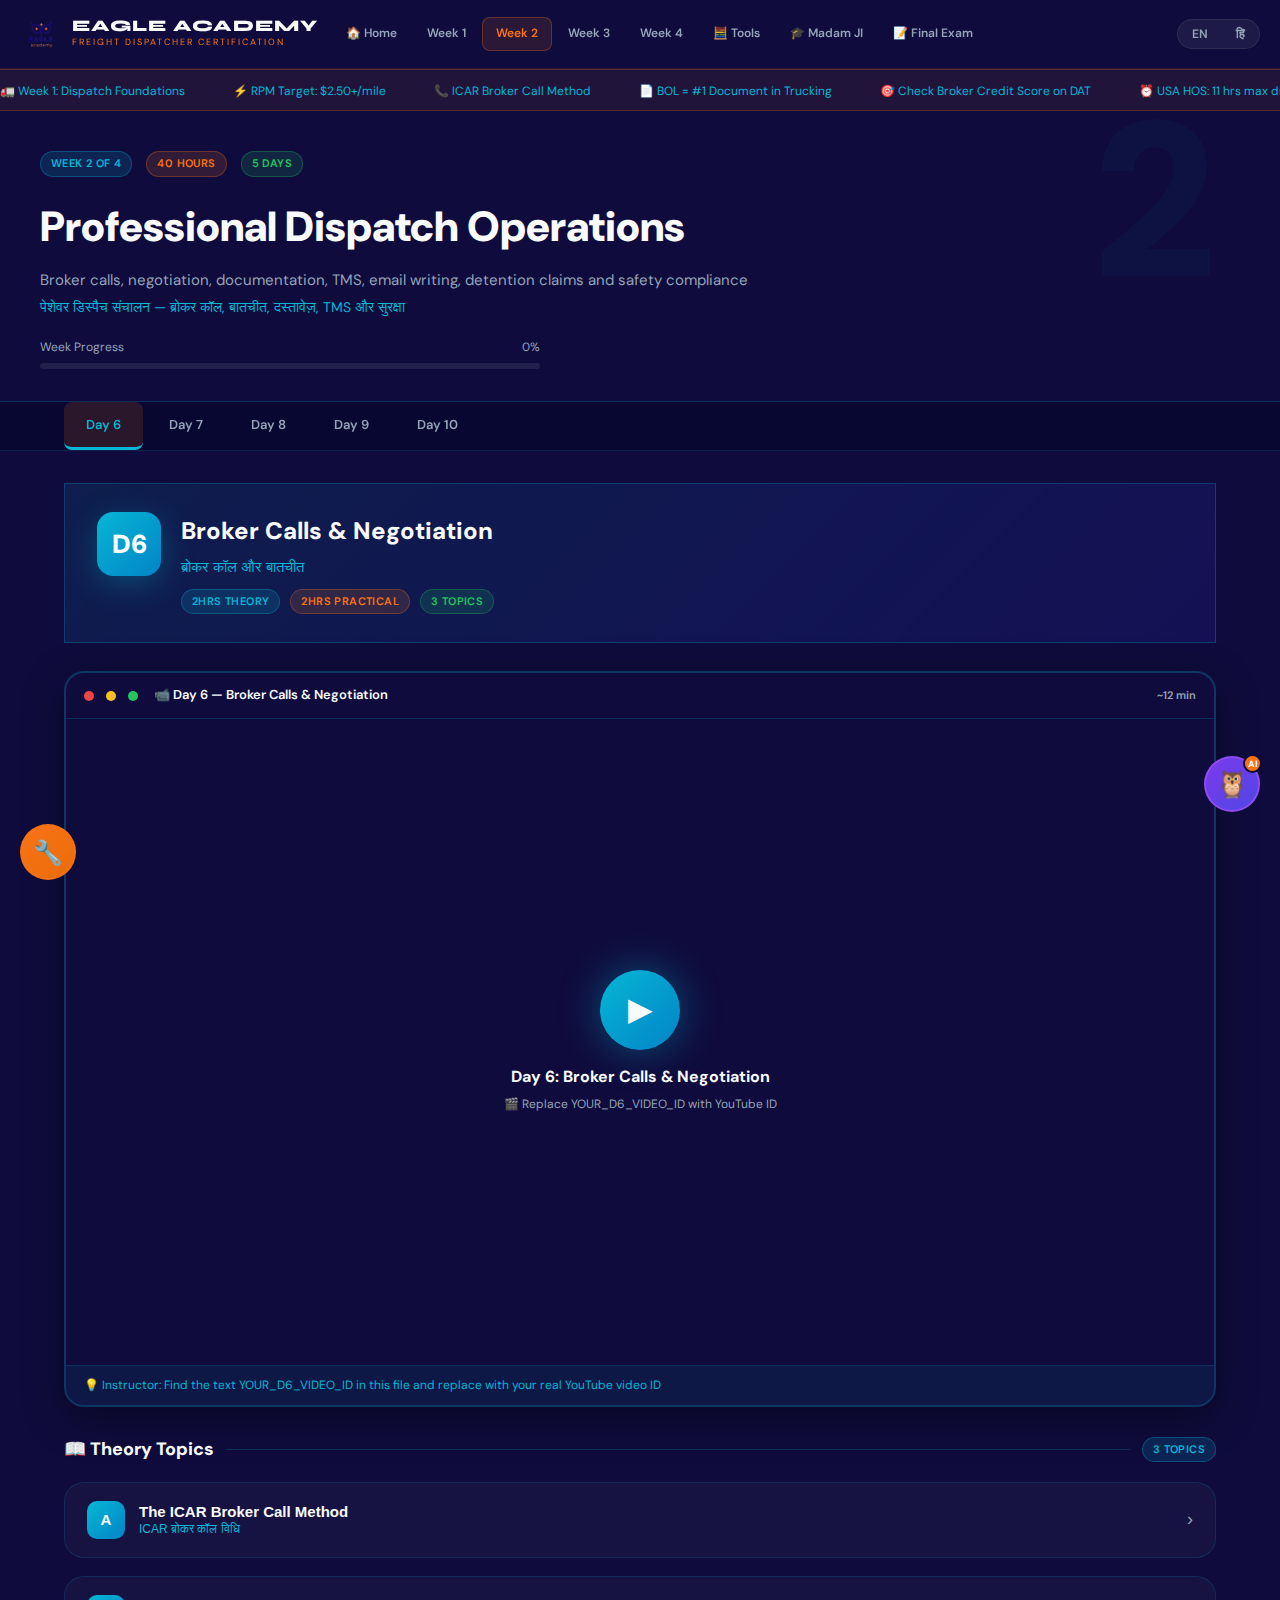
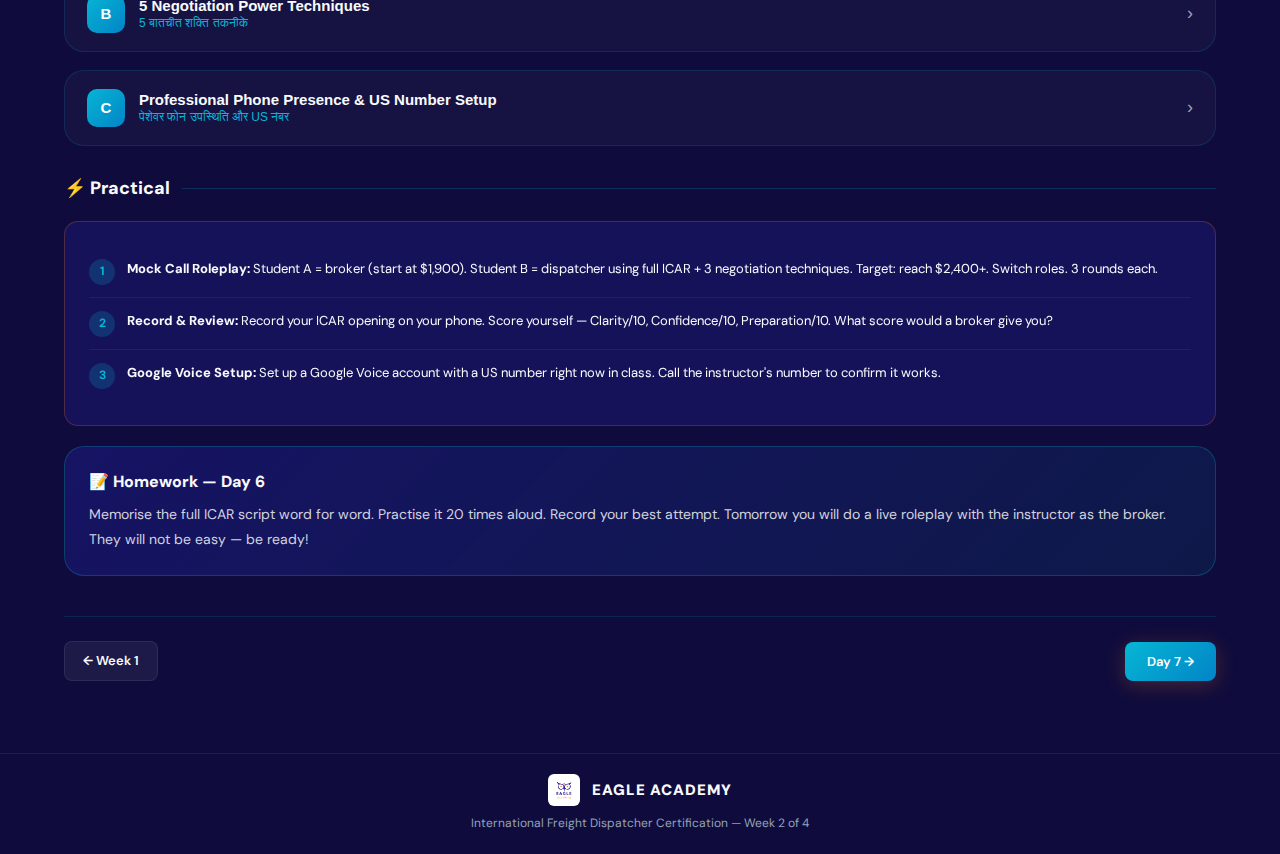
<file: week2.html>
<!DOCTYPE html>
<html lang="en">
<head>
<meta charset="UTF-8"/>
<meta name="viewport" content="width=device-width, initial-scale=1.0"/>
<title>Week 2 — Professional Dispatch Operations | Eagle Academy</title>
<link rel="stylesheet" href="assets/style.css"/>
<style>
.week-hero{background:linear-gradient(135deg,var(--navy-dark) 0%,var(--navy) 60%,rgba(6,182,212,0.1) 100%);border-bottom:1px solid rgba(6,182,212,0.2);padding:40px 24px 32px;position:relative;overflow:hidden}
.week-hero::before{content:'2';position:absolute;right:5%;top:-20px;font-size:220px;font-weight:900;color:rgba(6,182,212,0.04);line-height:1;pointer-events:none}
.week-hero-inner{max-width:1200px;margin:0 auto}
.day-tabs-wrap{background:rgba(8,7,48,0.9);border-bottom:1px solid rgba(6,182,212,0.15);position:sticky;top:68px;z-index:100;backdrop-filter:blur(12px)}
.day-tabs{max-width:1200px;margin:0 auto;padding:0 24px;display:flex;gap:4px;overflow-x:auto;scrollbar-width:none}
.day-tabs::-webkit-scrollbar{display:none}
.day-tab{padding:14px 22px;border:none;background:transparent;color:var(--grey);font-family:var(--font-main);font-size:13px;font-weight:600;cursor:pointer;transition:var(--transition);border-bottom:3px solid transparent;white-space:nowrap;flex-shrink:0}
.day-tab:hover{color:var(--white)}.day-tab.active{color:var(--cyan);border-bottom-color:var(--cyan)}
.day-tab .check{color:var(--green);margin-left:5px}
.main-wrap{max-width:1200px;margin:0 auto;padding:32px 24px}
.day-panel{display:none}.day-panel.active{display:block;animation:fadeUp 0.4s ease}
.day-hero{background:linear-gradient(135deg,rgba(6,182,212,0.1),rgba(30,27,139,0.3));border:1px solid rgba(6,182,212,0.25);border-radius:var(--radius-xl);padding:28px 32px;margin-bottom:28px;display:flex;align-items:flex-start;gap:20px}
.day-num{width:64px;height:64px;border-radius:16px;background:linear-gradient(135deg,var(--cyan),#0284c7);display:flex;align-items:center;justify-content:center;font-size:26px;font-weight:900;flex-shrink:0;box-shadow:0 8px 32px rgba(6,182,212,0.3);color:white}
.day-info h2{font-size:24px;font-weight:800;margin-bottom:4px}
.day-info .htitle{color:var(--cyan);font-family:var(--font-hindi);font-size:15px}
.day-info .dmeta{display:flex;gap:10px;flex-wrap:wrap;margin-top:10px}
.sec-hdr{display:flex;align-items:center;gap:12px;margin:28px 0 18px}
.sec-hdr h3{font-size:18px;font-weight:800}
.sec-line{flex:1;height:1px;background:rgba(6,182,212,0.2)}
.vbox{margin-bottom:28px;border-radius:var(--radius-lg);overflow:hidden;border:2px solid rgba(6,182,212,0.25);box-shadow:0 12px 40px rgba(0,0,0,0.4)}
.vhdr{background:linear-gradient(90deg,var(--navy-dark),var(--navy));padding:12px 18px;display:flex;align-items:center;gap:8px;border-bottom:1px solid rgba(6,182,212,0.2);font-size:13px;font-weight:600}
.dot{width:10px;height:10px;border-radius:50%}
.vph{aspect-ratio:16/9;background:linear-gradient(135deg,var(--navy-dark),rgba(6,182,212,0.06));display:flex;flex-direction:column;align-items:center;justify-content:center;gap:14px;cursor:pointer;transition:var(--transition)}
.vph:hover{background:rgba(6,182,212,0.08)}
.pcirc{width:80px;height:80px;border-radius:50%;background:linear-gradient(135deg,var(--cyan),#0284c7);display:flex;align-items:center;justify-content:center;font-size:32px;box-shadow:0 0 40px rgba(6,182,212,0.4);animation:pulseOrange 2.5s ease infinite}
.vnote{padding:10px 18px;background:rgba(6,182,212,0.07);border-top:1px solid rgba(6,182,212,0.15);font-size:12px;color:var(--cyan)}
.tc{background:rgba(255,255,255,0.03);border:1px solid rgba(6,182,212,0.15);border-radius:var(--radius-lg);margin-bottom:18px;overflow:hidden}
.tt{width:100%;background:none;border:none;padding:18px 22px;cursor:pointer;display:flex;align-items:center;gap:14px;transition:var(--transition);text-align:left}
.tt:hover{background:rgba(6,182,212,0.05)}
.tnum{width:38px;height:38px;border-radius:10px;flex-shrink:0;background:linear-gradient(135deg,var(--cyan),#0284c7);display:flex;align-items:center;justify-content:center;font-size:15px;font-weight:900;color:white}
.tt-titles{flex:1}.t-en{font-size:15px;font-weight:700;color:var(--white)}.t-hi{font-size:12px;color:var(--cyan);font-family:var(--font-hindi);margin-top:2px}
.tarr{font-size:18px;color:var(--grey);transition:transform 0.3s}
.tt.open .tarr{transform:rotate(90deg);color:var(--cyan)}
.tbody{display:none;padding:0 22px 22px}.tbody.open{display:block;animation:fadeUp 0.3s ease}
.abar{display:flex;align-items:center;gap:8px;flex-wrap:wrap;padding:10px 14px;background:rgba(30,27,139,0.5);border:1px solid rgba(6,182,212,0.2);border-radius:var(--radius-md);margin-bottom:16px}
.albl{font-size:11px;color:var(--grey);text-transform:uppercase;letter-spacing:1px;font-weight:600;margin-right:4px}
.ab{display:inline-flex;align-items:center;gap:5px;padding:6px 14px;border-radius:999px;border:none;cursor:pointer;font-size:12px;font-weight:600;font-family:var(--font-main);transition:var(--transition)}
.ab-en{background:rgba(6,182,212,0.15);color:var(--cyan);border:1px solid rgba(6,182,212,0.3)}.ab-en:hover,.ab-en.on{background:var(--cyan);color:white}
.ab-hi{background:rgba(251,191,36,0.15);color:var(--gold);border:1px solid rgba(251,191,36,0.3);font-family:var(--font-hindi)}.ab-hi:hover,.ab-hi.on{background:var(--gold);color:var(--navy-deep)}
.ab-stop{background:rgba(239,68,68,0.12);color:var(--red);border:1px solid rgba(239,68,68,0.3)}.ab-stop:hover{background:var(--red);color:white}
.ab-tog{background:rgba(251,191,36,0.1);color:var(--gold);border:1px solid rgba(251,191,36,0.3)}
.cen{font-size:14px;line-height:1.9;color:rgba(255,255,255,0.85)}
.chi{font-size:15px;line-height:2;color:rgba(255,220,120,0.92);font-family:var(--font-hindi);display:none}
.chi.show{display:block;animation:fadeIn 0.3s ease}
.hbox{background:rgba(6,182,212,0.08);border-left:3px solid var(--cyan);padding:14px 18px;border-radius:0 var(--radius-md) var(--radius-md) 0;margin:12px 0;font-size:13px;line-height:1.8}
.obox{background:rgba(249,115,22,0.08);border-left:3px solid var(--orange);padding:14px 18px;border-radius:0 var(--radius-md) var(--radius-md) 0;margin:12px 0;font-size:13px;line-height:1.8}
.gbox{background:rgba(34,197,94,0.07);border:1px solid rgba(34,197,94,0.25);border-radius:var(--radius-md);padding:14px 18px;margin:12px 0;font-size:13px;line-height:1.8}
.wbox{background:rgba(239,68,68,0.08);border:1px solid rgba(239,68,68,0.25);border-radius:var(--radius-md);padding:14px 18px;margin:12px 0;font-size:13px;line-height:1.8}
.sbox{background:rgba(30,27,139,0.5);border:1px solid rgba(99,102,241,0.3);border-radius:var(--radius-md);padding:16px 20px;margin:12px 0;font-size:13px;line-height:1.9;font-family:var(--font-mono)}
.kts{display:flex;flex-wrap:wrap;gap:8px;margin:12px 0}
.kt{background:rgba(30,27,139,0.6);border:1px solid rgba(99,102,241,0.3);border-radius:var(--radius-full);padding:4px 14px;font-size:12px;font-weight:600;color:#a5b4fc;font-family:var(--font-mono)}
.plist{list-style:none;padding:0;margin:0}
.plist li{display:flex;gap:12px;align-items:flex-start;padding:12px 0;border-bottom:1px solid rgba(255,255,255,0.06);font-size:13px;line-height:1.7}
.plist li:last-child{border-bottom:none}
.pn{width:26px;height:26px;border-radius:50%;background:rgba(6,182,212,0.2);color:var(--cyan);display:flex;align-items:center;justify-content:center;font-size:12px;font-weight:700;flex-shrink:0;margin-top:1px}
.hwbox{background:linear-gradient(135deg,rgba(30,27,139,0.5),rgba(6,182,212,0.08));border:1px solid rgba(6,182,212,0.25);border-radius:var(--radius-lg);padding:22px 24px;margin-bottom:20px}
.hwbox h4{font-size:16px;font-weight:800;margin-bottom:8px;display:flex;align-items:center;gap:10px}
.tquiz{margin-top:24px;background:rgba(30,27,139,0.4);border:1px solid rgba(99,102,241,0.3);border-radius:var(--radius-lg);overflow:hidden}
.qhdr{padding:14px 20px;background:rgba(30,27,139,0.6);display:flex;align-items:center;gap:10px;border-bottom:1px solid rgba(255,255,255,0.06)}
.qhdr h4{font-size:15px;font-weight:700}
.qbody{padding:20px}
.qi{margin-bottom:22px}.qi:last-child{margin-bottom:0}
.qt{font-size:14px;font-weight:600;margin-bottom:10px;line-height:1.6}
.qopts{display:flex;flex-direction:column;gap:8px}
.qo{width:100%;padding:10px 16px;text-align:left;background:rgba(255,255,255,0.04);border:1px solid rgba(255,255,255,0.1);border-radius:var(--radius-md);cursor:pointer;font-size:13px;color:var(--white);font-family:var(--font-main);transition:var(--transition)}
.qo:hover{border-color:var(--cyan);background:rgba(6,182,212,0.08)}
.qo.correct{border-color:var(--green)!important;background:rgba(34,197,94,0.15)!important;color:var(--green)}
.qo.wrong{border-color:var(--red)!important;background:rgba(239,68,68,0.15)!important;color:var(--red)}
.qo:disabled{cursor:default}
.qresult{display:none;padding:16px 20px;background:rgba(255,255,255,0.04);border-top:1px solid rgba(255,255,255,0.08);text-align:center}
.qresult.show{display:block;animation:fadeUp 0.3s ease}
.qscore{font-size:32px;font-weight:900}
.dnav{display:flex;justify-content:space-between;align-items:center;margin-top:40px;padding-top:24px;border-top:1px solid rgba(6,182,212,0.15)}
@media(max-width:640px){.day-hero{flex-direction:column;padding:20px}.main-wrap{padding:20px 16px}}
</style>
</head>
<body>

<header class="ea-header">
  <div class="ea-header-inner">
    <a href="index.html" class="ea-logo">
      <img src="assets/logo.png" alt="Eagle Academy" onerror="this.style.display='none'"/>
      <div class="ea-logo-text"><div class="brand">EAGLE ACADEMY</div><div class="sub">Freight Dispatcher Certification</div></div>
    </a>
    <nav class="ea-nav">
      <a href="index.html" class="ea-nav-btn">🏠 Home</a>
      <a href="week1.html" class="ea-nav-btn">Week 1</a>
      <a href="week2.html" class="ea-nav-btn active">Week 2</a>
      <a href="week3.html" class="ea-nav-btn">Week 3</a>
      <a href="week4.html" class="ea-nav-btn">Week 4</a>
      <a href="tools.html" class="ea-nav-btn">🧮 Tools</a>
      <a href="madam-ji.html" class="ea-nav-btn">🎓 Madam JI</a>
      <a href="exam.html" class="ea-nav-btn">📝 Final Exam</a>
    </nav>
    <div class="lang-toggle">
      <button class="lang-btn active" onclick="setLang('en',this)">EN</button>
      <button class="lang-btn" onclick="setLang('hi',this)">हिं</button>
    </div>
  </div>
</header>

<div class="ticker-wrap"><div class="ticker-inner" id="ticker_inner" style="font-size:12px;color:var(--cyan);font-family:var(--font-mono);">
  <span>📞 ICAR: Introduce → Confirm → Ask → Respond</span><span>🤐 Negotiation Tip: Silence is Power</span><span>📄 No signed RC = No legal protection</span><span>💰 Factoring: Get paid in 24hrs for 2–4% fee</span><span>📊 TMS: Tailwind, Aljex, McLeod</span><span>🎯 Check-call driver every 2–4 hours</span><span>⚡ Quick Pay: 2–3% for fast payment</span><span>📞 ICAR: Introduce → Confirm → Ask → Respond</span><span>🤐 Silence is Power</span><span>📄 No signed RC = No legal protection</span></div></div>

<section class="week-hero">
  <div class="week-hero-inner">
    <div style="display:flex;align-items:center;gap:14px;margin-bottom:16px;"><span class="tag tag-cyan">Week 2 of 4</span><span class="tag tag-orange">40 Hours</span><span class="tag tag-green">5 Days</span></div>
    <h1 style="font-size:clamp(24px,4vw,42px);font-weight:900;margin-bottom:8px;">Professional Dispatch Operations</h1>
    <p style="font-size:15px;color:var(--grey);margin-bottom:4px;">Broker calls, negotiation, documentation, TMS, email writing, detention claims and safety compliance</p>
    <p style="font-size:14px;color:var(--cyan);font-family:var(--font-hindi);">पेशेवर डिस्पैच संचालन — ब्रोकर कॉल, बातचीत, दस्तावेज़, TMS और सुरक्षा</p>
    <div style="margin-top:20px;max-width:500px;">
      <div style="display:flex;justify-content:space-between;font-size:12px;color:var(--grey);margin-bottom:6px;"><span>Week Progress</span><span id="week_pct">0%</span></div>
      <div class="progress-track"><div class="progress-fill" id="week_prog" style="width:0%;background:linear-gradient(90deg,var(--cyan),var(--orange))"></div></div>
    </div>
  </div>
</section>

<div class="day-tabs-wrap"><div class="day-tabs">
  <button class="day-tab active" onclick="showDay(6,this)">Day 6 <span id="d6_check" class="check" style="display:none">✓</span></button>
  <button class="day-tab" onclick="showDay(7,this)">Day 7 <span id="d7_check" class="check" style="display:none">✓</span></button>
  <button class="day-tab" onclick="showDay(8,this)">Day 8 <span id="d8_check" class="check" style="display:none">✓</span></button>
  <button class="day-tab" onclick="showDay(9,this)">Day 9 <span id="d9_check" class="check" style="display:none">✓</span></button>
  <button class="day-tab" onclick="showDay(10,this)">Day 10 <span id="d10_check" class="check" style="display:none">✓</span></button>
</div></div>

<main class="main-wrap">

<!-- ═══════════ DAY 6: Broker Calls & Negotiation ═══════════ -->
<div class="day-panel active" id="day6">
  <div class="day-hero fade-up">
    <div class="day-num">D6</div>
    <div class="day-info">
      <h2>Broker Calls & Negotiation</h2>
      <div class="htitle">ब्रोकर कॉल और बातचीत</div>
      <div class="dmeta"><span class="tag tag-cyan">2hrs Theory</span><span class="tag tag-orange">2hrs Practical</span><span class="tag tag-green">3 Topics</span></div>
    </div>
  </div>
  <div class="vbox fade-up delay-1">
    <div class="vhdr"><div class="dot" style="background:#ef4444"></div><div class="dot" style="background:#fbbf24;margin:0 4px"></div><div class="dot" style="background:#22c55e"></div><span style="margin-left:8px">📹 Day 6 — Broker Calls & Negotiation</span><span style="margin-left:auto;font-size:11px;color:var(--grey);font-family:var(--font-mono);">~12 min</span></div>
    <div class="vph" onclick="loadVid(this,'YOUR_D6_VIDEO_ID')"><div class="pcirc">▶</div><div style="text-align:center"><div style="font-size:16px;font-weight:700;margin-bottom:6px">Day 6: Broker Calls & Negotiation</div><div style="font-size:12px;color:var(--grey);font-family:var(--font-mono)">🎬 Replace YOUR_D6_VIDEO_ID with YouTube ID</div></div></div>
    <div class="vnote">💡 Instructor: Find the text YOUR_D6_VIDEO_ID in this file and replace with your real YouTube video ID</div>
  </div>

  <div class="sec-hdr"><h3>📖 Theory Topics</h3><div class="sec-line"></div><span class="tag tag-cyan">3 Topics</span></div>

  <!-- TOPIC A: ICAR -->
  <div class="tc" id="tc_6_1">
    <button class="tt" onclick="openTopic('tc_6_1',this)">
      <div class="tnum">A</div><div class="tt-titles"><div class="t-en">The ICAR Broker Call Method</div><div class="t-hi">ICAR ब्रोकर कॉल विधि</div></div><span class="tarr">›</span>
    </button>
    <div class="tbody" id="body_6_1">
      <div class="abar"><span class="albl">🔊 Listen:</span>
        <button class="ab ab-en" onclick="speak('text_en_6_1',this,'en-US')">▶ English</button>
        <button class="ab ab-hi" onclick="speak('text_hi_6_1',this,'hi-IN')">▶ हिंदी</button>
        <button class="ab ab-stop" onclick="stopSpeak()">⏹ Stop</button>
        <button class="ab ab-tog" onclick="toggleHi('hi_6_1')">हिं Toggle</button>
      </div>
      <div class="cen" id="text_en_6_1">
        <p>The ICAR method is your daily weapon as a dispatcher. Every professional broker call follows this exact 4-step structure.</p>
        <div class="hbox"><strong style="color:var(--cyan)">ICAR = Introduce → Confirm → Ask → Respond</strong><br/><br/>
          <strong>I — Introduce:</strong> Your name, company name, carrier name, MC number.<br/>
          <strong>C — Confirm:</strong> Reference the exact load posting (DAT ref number, origin, destination).<br/>
          <strong>A — Ask:</strong> Ask for THEIR rate first — never give yours first. You gain information.<br/>
          <strong>R — Respond:</strong> Counter using DAT rate history as your weapon. Never use emotion.
        </div>
        <div class="sbox">
          <strong style="color:var(--cyan)">📞 Full ICAR Script:</strong><br/><br/>
          "Hi, good morning! This is [Name] calling from [Company],<br/>
          dispatching for [Carrier Name], MC number [####].<br/><br/>
          I'm calling about your dry van load on DAT — ref [####],<br/>
          Chicago to Atlanta, available tomorrow.<br/><br/>
          What rate are you working with on that?"<br/><br/>
          BROKER: "Best I can do is $2,200."<br/><br/>
          YOU: "I appreciate that. DAT shows this lane averaging $2,650 this week.<br/>
          My driver can make it work at $2,500. Can you do $2,500?"
        </div>
        <div class="obox"><strong>🔑 Why it works:</strong> You sound prepared from word one. Confirming the load reference shows you are organised. Getting their number first anchors the negotiation. DAT data removes emotion from the conversation — it is market facts, not your opinion.</div>
        <div class="kts"><span class="kt">ICAR</span><span class="kt">Load Reference</span><span class="kt">Rate Anchor</span><span class="kt">DAT History</span></div>
      </div>
      <div class="chi" id="hi_6_1"><div id="text_hi_6_1">
        <p>ICAR विधि हर पेशेवर ब्रोकर कॉल की संरचना है।</p>
        <div class="hbox"><strong style="color:var(--cyan)">ICAR = परिचय → पुष्टि → पूछना → जवाब देना</strong><br/>
          I: नाम, कंपनी, कैरियर नाम, MC नंबर बताएं<br/>
          C: DAT पोस्टिंग का रेफरेंस नंबर और रूट बताएं<br/>
          A: पहले उनका रेट पूछें — अपना पहले कभी न बताएं<br/>
          R: DAT रेट इतिहास से जवाब दें — भावना नहीं, डेटा
        </div>
        <div class="sbox">"हाय, मैं [नाम] बोल रहा हूँ [कंपनी] से, MC# [####] के लिए।<br/>DAT पर आपका शिकागो → अटलांटा वाला रेफरेंस [####] देखा।<br/>उस लोड पर क्या रेट है?"</div>
      </div></div>
      <div class="tquiz"><div class="qhdr"><span>🧠</span><h4>Quick Check — ICAR</h4><span style="margin-left:auto" class="tag tag-cyan">3 Qs</span></div>
        <div class="qbody" id="qb_6_1">
          <div class="qi"><div class="qt">1. What does ICAR stand for?</div><div class="qopts">
            <button class="qo" onclick="ans(this,'qb_6_1','q1',false)">A. Inquire, Calculate, Adjust, Record</button>
            <button class="qo" onclick="ans(this,'qb_6_1','q1',true)">B. Introduce, Confirm, Ask, Respond</button>
            <button class="qo" onclick="ans(this,'qb_6_1','q1',false)">C. Identify, Call, Agree, Route</button>
          </div></div>
          <div class="qi"><div class="qt">2. In ICAR, why do you ask for the broker's rate FIRST?</div><div class="qopts">
            <button class="qo" onclick="ans(this,'qb_6_1','q2',false)">A. It is polite</button>
            <button class="qo" onclick="ans(this,'qb_6_1','q2',true)">B. Their number anchors the negotiation — you gain information before revealing your position</button>
            <button class="qo" onclick="ans(this,'qb_6_1','q2',false)">C. Brokers always give their best rate first</button>
          </div></div>
          <div class="qi"><div class="qt">3. Broker offers $1,900. DAT average is $2,500. Your best counter-response is?</div><div class="qopts">
            <button class="qo" onclick="ans(this,'qb_6_1','q3',false)">A. Accept — any load is better than none</button>
            <button class="qo" onclick="ans(this,'qb_6_1','q3',false)">B. Hang up immediately</button>
            <button class="qo" onclick="ans(this,'qb_6_1','q3',true)">C. "DAT shows this lane at $2,500 this week. My driver can do $2,400 — can you meet me there?"</button>
          </div></div>
        </div>
        <div class="qresult" id="qr_6_1"><div class="qscore" id="qs_6_1"></div><div id="qm_6_1" style="font-size:14px;color:var(--grey);margin:6px 0"></div><button class="btn btn-outline btn-sm" onclick="retake('qb_6_1','qr_6_1','qs_6_1','qm_6_1')">↩ Retake</button></div>
      </div>
    </div>
  </div>

  <!-- TOPIC B: Negotiation Psychology -->
  <div class="tc" id="tc_6_2">
    <button class="tt" onclick="openTopic('tc_6_2',this)">
      <div class="tnum">B</div><div class="tt-titles"><div class="t-en">5 Negotiation Power Techniques</div><div class="t-hi">5 बातचीत शक्ति तकनीकें</div></div><span class="tarr">›</span>
    </button>
    <div class="tbody" id="body_6_2">
      <div class="abar"><span class="albl">🔊 Listen:</span>
        <button class="ab ab-en" onclick="speak('text_en_6_2',this,'en-US')">▶ English</button>
        <button class="ab ab-hi" onclick="speak('text_hi_6_2',this,'hi-IN')">▶ हिंदी</button>
        <button class="ab ab-stop" onclick="stopSpeak()">⏹ Stop</button>
        <button class="ab ab-tog" onclick="toggleHi('hi_6_2')">हिं Toggle</button>
      </div>
      <div class="cen" id="text_en_6_2">
        <p>Negotiation is psychology, not aggression. These 5 techniques are used by the world's best negotiators — and they work perfectly in freight dispatch.</p>
        <div class="obox">
          <strong>Technique 1 — THE ANCHOR:</strong> Always counter higher than your real target. If you need $2,400, ask for $2,600. This anchors the conversation at a higher level.<br/><br/>
          <strong>Technique 2 — THE SILENCE:</strong> State your rate. Then stop talking. The first person to fill the silence loses power. Most brokers will negotiate against themselves if you stay quiet for 5 seconds.<br/><br/>
          <strong>Technique 3 — CHECK-BACK:</strong> "Let me check with my driver and call you back in 10 minutes." Then wait. 70% of brokers will move closer to your number when they think they might lose the truck.<br/><br/>
          <strong>Technique 4 — WALK AWAY:</strong> "That doesn't work for us today, but thank you." Hang up or end the call. This is your strongest tool. Real walk-aways result in call-backs within 30 minutes about 50% of the time.<br/><br/>
          <strong>Technique 5 — THE CLOSE:</strong> "If you can confirm at $2,500, I can get you the RC signed in 15 minutes." Speed is a value — use it to close deals at your rate.
        </div>
        <div class="gbox"><strong>🎯 Full Negotiation Sequence Example:</strong><br/>
          Broker: "$2,000 best I can do." → You: "I need $2,400. DAT confirms it." [SILENCE 5 sec]<br/>
          Broker: "$2,100." → You: "Let me check with driver." [10 min] → "He can do $2,300 as a favour."<br/>
          Broker: "Fine. $2,300. Send the carrier packet." → <strong>You gained $300 using patience alone.</strong></div>
        <div class="kts"><span class="kt">Anchor</span><span class="kt">The Silence</span><span class="kt">Check-Back</span><span class="kt">Walk Away</span><span class="kt">The Close</span></div>
      </div>
      <div class="chi" id="hi_6_2"><div id="text_hi_6_2">
        <div class="obox">
          <strong>1. एंकर:</strong> अपने लक्ष्य से ऊँचा काउंटर दें। $2,400 चाहिए तो $2,600 माँगें।<br/>
          <strong>2. चुप्पी:</strong> रेट बताएं — फिर चुप रहें। 5 सेकंड की चुप्पी ब्रोकर को घबराती है।<br/>
          <strong>3. चेक-बैक:</strong> "ड्राइवर से पूछकर 10 मिनट में कॉल करता हूँ।" 70% ब्रोकर रेट बढ़ाते हैं।<br/>
          <strong>4. वॉक अवे:</strong> "आज काम नहीं करेगा। धन्यवाद।" — फोन रखें। 50% वापस कॉल करते हैं।<br/>
          <strong>5. क्लोज़:</strong> "$2,500 पर कन्फर्म करें — 15 मिनट में RC भेजता हूँ।"
        </div>
      </div></div>
      <div class="tquiz"><div class="qhdr"><span>🧠</span><h4>Quick Check — Negotiation</h4><span style="margin-left:auto" class="tag tag-cyan">3 Qs</span></div>
        <div class="qbody" id="qb_6_2">
          <div class="qi"><div class="qt">1. You say your rate. The broker is silent. What should YOU do?</div><div class="qopts">
            <button class="qo" onclick="ans(this,'qb_6_2','q1',false)">A. Immediately lower your rate to fill the silence</button>
            <button class="qo" onclick="ans(this,'qb_6_2','q1',true)">B. Stay silent — the next person to speak loses bargaining power</button>
            <button class="qo" onclick="ans(this,'qb_6_2','q1',false)">C. Repeat your rate louder</button>
          </div></div>
          <div class="qi"><div class="qt">2. You need $2,400. Using the Anchor technique, what do you ask for?</div><div class="qopts">
            <button class="qo" onclick="ans(this,'qb_6_2','q2',false)">A. Exactly $2,400</button>
            <button class="qo" onclick="ans(this,'qb_6_2','q2',false)">B. $2,200 to seem reasonable</button>
            <button class="qo" onclick="ans(this,'qb_6_2','q2',true)">C. $2,600 or higher — anchor above your real target</button>
          </div></div>
          <div class="qi"><div class="qt">3. After using the Walk Away technique, approximately what % of brokers call back?</div><div class="qopts">
            <button class="qo" onclick="ans(this,'qb_6_2','q3',false)">A. 5%</button>
            <button class="qo" onclick="ans(this,'qb_6_2','q3',false)">B. 20%</button>
            <button class="qo" onclick="ans(this,'qb_6_2','q3',true)">C. 50%</button>
          </div></div>
        </div>
        <div class="qresult" id="qr_6_2"><div class="qscore" id="qs_6_2"></div><div id="qm_6_2" style="font-size:14px;color:var(--grey);margin:6px 0"></div><button class="btn btn-outline btn-sm" onclick="retake('qb_6_2','qr_6_2','qs_6_2','qm_6_2')">↩ Retake</button></div>
      </div>
    </div>
  </div>

  <!-- TOPIC C: Phone Presence -->
  <div class="tc" id="tc_6_3">
    <button class="tt" onclick="openTopic('tc_6_3',this)">
      <div class="tnum">C</div><div class="tt-titles"><div class="t-en">Professional Phone Presence & US Number Setup</div><div class="t-hi">पेशेवर फोन उपस्थिति और US नंबर</div></div><span class="tarr">›</span>
    </button>
    <div class="tbody" id="body_6_3">
      <div class="abar"><span class="albl">🔊 Listen:</span>
        <button class="ab ab-en" onclick="speak('text_en_6_3',this,'en-US')">▶ English</button>
        <button class="ab ab-hi" onclick="speak('text_hi_6_3',this,'hi-IN')">▶ हिंदी</button>
        <button class="ab ab-stop" onclick="stopSpeak()">⏹ Stop</button>
        <button class="ab ab-tog" onclick="toggleHi('hi_6_3')">हिं Toggle</button>
      </div>
      <div class="cen" id="text_en_6_3">
        <p>Many Indian dispatchers worry about accent. Here is the truth: US brokers work with international dispatchers every single day. What matters is clarity, confidence, and knowing your numbers.</p>
        <div class="hbox"><strong>✅ What US brokers actually care about:</strong><br/>
          • Do you know exactly which load you are calling about? (Preparation)<br/>
          • Can they understand you clearly? (Clarity — not accent)<br/>
          • Do you know current lane rates and your carrier's requirements? (Knowledge)<br/>
          • Are you wasting their time? (Efficiency)<br/>
          <strong>Zero of these require a perfect American accent.</strong>
        </div>
        <div class="obox"><strong>📞 Phone Setup — What You Need:</strong><br/>
          <strong>Google Voice (Free):</strong> US phone number, free calls to US/Canada. Setup in 10 minutes. Use this from Day 1.<br/>
          <strong>CallHippo (~$15/month):</strong> Professional US number + call recording + CRM integration. Use when you have paying clients.<br/>
          <strong>Why US number matters:</strong> Brokers routinely ignore international +91 numbers. A US number gets answered.
        </div>
        <div class="gbox"><strong>🎙️ 5 Voice Tips that Make a Real Difference:</strong><br/>
          1. Speak 20% slower than you naturally would — clarity beats speed every time<br/>
          2. Smile while talking — it physically changes your vocal tone and brokers sense confidence<br/>
          3. Stand up for important calls — your voice projects stronger when standing<br/>
          4. Use a proper headset — muffled audio loses deals before you even negotiate<br/>
          5. Record yourself doing the ICAR script and listen back — fastest way to improve</div>
        <div class="kts"><span class="kt">Google Voice</span><span class="kt">CallHippo</span><span class="kt">US Number</span><span class="kt">Clarity</span></div>
      </div>
      <div class="chi" id="hi_6_3"><div id="text_hi_6_3">
        <p>भारतीय डिस्पैचर अपने उच्चारण की चिंता करते हैं — लेकिन सच यह है कि अमेरिकी ब्रोकर हर दिन अंतरराष्ट्रीय डिस्पैचर से काम करते हैं।</p>
        <div class="hbox"><strong>जो मायने रखता है:</strong> तैयारी, स्पष्टता, ज्ञान, दक्षता। परफेक्ट अमेरिकी उच्चारण नहीं।</div>
        <div class="obox"><strong>Google Voice:</strong> मुफ्त US नंबर। तुरंत सेटअप करें। ब्रोकर +91 नंबर नहीं उठाते।<br/><strong>5 टिप्स:</strong> 20% धीमे बोलें | मुस्कुराएं | खड़े होकर कॉल करें | अच्छा हेडसेट | खुद को रिकॉर्ड करें।</div>
      </div></div>
      <div class="tquiz"><div class="qhdr"><span>🧠</span><h4>Quick Check — Phone</h4><span style="margin-left:auto" class="tag tag-cyan">3 Qs</span></div>
        <div class="qbody" id="qb_6_3">
          <div class="qi"><div class="qt">1. Why must you call US brokers from a US number?</div><div class="qopts">
            <button class="qo" onclick="ans(this,'qb_6_3','q1',false)">A. It is a legal requirement</button>
            <button class="qo" onclick="ans(this,'qb_6_3','q1',true)">B. Brokers routinely ignore +91 international numbers — a US number gets answered</button>
            <button class="qo" onclick="ans(this,'qb_6_3','q1',false)">C. International calls are too expensive</button>
          </div></div>
          <div class="qi"><div class="qt">2. Which free tool gives you a US phone number instantly?</div><div class="qopts">
            <button class="qo" onclick="ans(this,'qb_6_3','q2',false)">A. WhatsApp</button>
            <button class="qo" onclick="ans(this,'qb_6_3','q2',true)">B. Google Voice</button>
            <button class="qo" onclick="ans(this,'qb_6_3','q2',false)">C. Telegram</button>
          </div></div>
          <div class="qi"><div class="qt">3. Speaking 20% slower helps because:</div><div class="qopts">
            <button class="qo" onclick="ans(this,'qb_6_3','q3',false)">A. Brokers prefer slow-talking dispatchers</button>
            <button class="qo" onclick="ans(this,'qb_6_3','q3',true)">B. Clarity beats speed — the broker understands you first time, which builds confidence</button>
            <button class="qo" onclick="ans(this,'qb_6_3','q3',false)">C. It fills more time on the call</button>
          </div></div>
        </div>
        <div class="qresult" id="qr_6_3"><div class="qscore" id="qs_6_3"></div><div id="qm_6_3" style="font-size:14px;color:var(--grey);margin:6px 0"></div><button class="btn btn-outline btn-sm" onclick="retake('qb_6_3','qr_6_3','qs_6_3','qm_6_3')">↩ Retake</button></div>
      </div>
    </div>
  </div>

  <div class="sec-hdr"><h3>⚡ Practical</h3><div class="sec-line"></div></div>
  <div class="card" style="padding:24px;margin-bottom:20px;"><ul class="plist">
    <li><div class="pn">1</div><div><strong>Mock Call Roleplay:</strong> Student A = broker (start at $1,900). Student B = dispatcher using full ICAR + 3 negotiation techniques. Target: reach $2,400+. Switch roles. 3 rounds each.</div></li>
    <li><div class="pn">2</div><div><strong>Record & Review:</strong> Record your ICAR opening on your phone. Score yourself — Clarity/10, Confidence/10, Preparation/10. What score would a broker give you?</div></li>
    <li><div class="pn">3</div><div><strong>Google Voice Setup:</strong> Set up a Google Voice account with a US number right now in class. Call the instructor's number to confirm it works.</div></li>
  </ul></div>
  <div class="hwbox"><h4>📝 Homework — Day 6</h4><p style="font-size:14px;line-height:1.8;color:rgba(255,255,255,0.82)">Memorise the full ICAR script word for word. Practise it 20 times aloud. Record your best attempt. Tomorrow you will do a live roleplay with the instructor as the broker. They will not be easy — be ready!</p></div>
  <div class="dnav"><a href="week1.html" class="btn btn-ghost">← Week 1</a><button class="btn btn-primary" style="background:linear-gradient(135deg,var(--cyan),#0284c7)" onclick="doneDay(6);showDay(7,document.querySelectorAll('.day-tab')[1])">Day 7 →</button></div>
</div>

<!-- ═══════════ DAY 7: Documentation ═══════════ -->
<div class="day-panel" id="day7">
  <div class="day-hero fade-up"><div class="day-num">D7</div><div class="day-info"><h2>Documentation Mastery</h2><div class="htitle">दस्तावेज़ीकरण में महारत</div><div class="dmeta"><span class="tag tag-cyan">2hrs Theory</span><span class="tag tag-orange">2hrs Practical</span><span class="tag tag-green">3 Topics</span></div></div></div>
  <div class="vbox fade-up delay-1"><div class="vhdr"><div class="dot" style="background:#ef4444"></div><div class="dot" style="background:#fbbf24;margin:0 4px"></div><div class="dot" style="background:#22c55e"></div><span style="margin-left:8px">📹 Day 7 — Documentation Mastery</span><span style="margin-left:auto;font-size:11px;color:var(--grey)">~13 min</span></div><div class="vph" onclick="loadVid(this,'YOUR_D7_VIDEO_ID')"><div class="pcirc">▶</div><div style="text-align:center"><div style="font-size:16px;font-weight:700;margin-bottom:6px">Day 7: Documentation</div><div style="font-size:12px;color:var(--grey);font-family:var(--font-mono)">🎬 Replace YOUR_D7_VIDEO_ID</div></div></div><div class="vnote">💡 Replace YOUR_D7_VIDEO_ID in HTML with your YouTube ID</div></div>
  <div class="sec-hdr"><h3>📖 Theory Topics</h3><div class="sec-line"></div><span class="tag tag-cyan">3 Topics</span></div>

  <!-- BOL -->
  <div class="tc" id="tc_7_1">
    <button class="tt" onclick="openTopic('tc_7_1',this)"><div class="tnum">A</div><div class="tt-titles"><div class="t-en">BOL — Bill of Lading (The Most Important Document)</div><div class="t-hi">BOL — बिल ऑफ लेडिंग (सबसे महत्वपूर्ण दस्तावेज़)</div></div><span class="tarr">›</span></button>
    <div class="tbody" id="body_7_1">
      <div class="abar"><span class="albl">🔊 Listen:</span><button class="ab ab-en" onclick="speak('text_en_7_1',this,'en-US')">▶ English</button><button class="ab ab-hi" onclick="speak('text_hi_7_1',this,'hi-IN')">▶ हिंदी</button><button class="ab ab-stop" onclick="stopSpeak()">⏹ Stop</button><button class="ab ab-tog" onclick="toggleHi('hi_7_1')">हिं Toggle</button></div>
      <div class="cen" id="text_en_7_1">
        <p>The <strong style="color:var(--cyan)">Bill of Lading (BOL)</strong> is the single most important document in trucking. It is three things simultaneously: a legal contract, a receipt for goods, and the trigger for payment when signed at delivery.</p>
        <div class="hbox"><strong>Every BOL must contain:</strong><br/>
          • Shipper full details (name, address, phone)<br/>
          • Consignee full details (delivery address, contact, special instructions)<br/>
          • Carrier details (company, MC number, driver name, truck/trailer number)<br/>
          • Cargo details (commodity, number of pallets, total weight in lbs)<br/>
          • Shipper signature at pickup + Consignee signature at delivery (= POD)
        </div>
        <div class="obox"><strong>BOL Workflow:</strong> Shipper prepares BOL → Driver inspects cargo and notes any damage as exceptions → Driver signs at pickup → Consignee signs at delivery (this becomes POD) → Signed POD submitted to broker → <strong>Payment released. No POD = No payment. Always.</strong></div>
        <div class="wbox"><strong>⚠️ Never:</strong> Let driver leave without signing BOL | Ignore pre-existing damage (always note exceptions) | Lose the BOL (keep digital copy always)</div>
        <div class="kts"><span class="kt">BOL</span><span class="kt">POD</span><span class="kt">Consignee</span><span class="kt">Exception</span><span class="kt">Proof of Delivery</span></div>
      </div>
      <div class="chi" id="hi_7_1"><div id="text_hi_7_1">
        <p><strong style="color:var(--cyan)">BOL (बिल ऑफ लेडिंग)</strong> ट्रकिंग का सबसे महत्वपूर्ण दस्तावेज़ है — एक साथ: कानूनी अनुबंध + माल की रसीद + भुगतान का ट्रिगर।</p>
        <div class="hbox">वर्कफ्लो: शिपर BOL तैयार करता है → ड्राइवर क्षति नोट करके साइन करता है → कन्साइनी डिलीवरी पर साइन करता है (= POD) → POD ब्रोकर को भेजो → भुगतान मिलता है।<br/><strong>कोई POD नहीं = कोई भुगतान नहीं।</strong></div>
      </div></div>
      <div class="tquiz"><div class="qhdr"><span>🧠</span><h4>Quick Check — BOL</h4><span style="margin-left:auto" class="tag tag-cyan">3 Qs</span></div>
        <div class="qbody" id="qb_7_1">
          <div class="qi"><div class="qt">1. When the consignee signs the BOL at delivery, it becomes:</div><div class="qopts">
            <button class="qo" onclick="ans(this,'qb_7_1','q1',false)">A. A Rate Confirmation</button>
            <button class="qo" onclick="ans(this,'qb_7_1','q1',true)">B. A POD (Proof of Delivery) — which triggers payment</button>
            <button class="qo" onclick="ans(this,'qb_7_1','q1',false)">C. A W-9 tax form</button>
          </div></div>
          <div class="qi"><div class="qt">2. Driver sees 2 damaged pallets at pickup. What should happen?</div><div class="qopts">
            <button class="qo" onclick="ans(this,'qb_7_1','q2',false)">A. Load them and say nothing</button>
            <button class="qo" onclick="ans(this,'qb_7_1','q2',true)">B. Note the damage as an EXCEPTION on the BOL before signing</button>
            <button class="qo" onclick="ans(this,'qb_7_1','q2',false)">C. Refuse the entire load</button>
          </div></div>
          <div class="qi"><div class="qt">3. What does BOL stand for?</div><div class="qopts">
            <button class="qo" onclick="ans(this,'qb_7_1','q3',false)">A. Broker Order Log</button>
            <button class="qo" onclick="ans(this,'qb_7_1','q3',true)">B. Bill of Lading</button>
            <button class="qo" onclick="ans(this,'qb_7_1','q3',false)">C. Base Operations List</button>
          </div></div>
        </div>
        <div class="qresult" id="qr_7_1"><div class="qscore" id="qs_7_1"></div><div id="qm_7_1" style="font-size:14px;color:var(--grey);margin:6px 0"></div><button class="btn btn-outline btn-sm" onclick="retake('qb_7_1','qr_7_1','qs_7_1','qm_7_1')">↩ Retake</button></div>
      </div>
    </div>
  </div>

  <!-- RC, W9, COI -->
  <div class="tc" id="tc_7_2">
    <button class="tt" onclick="openTopic('tc_7_2',this)"><div class="tnum">B</div><div class="tt-titles"><div class="t-en">RC, W-9, COI & The Carrier Packet</div><div class="t-hi">RC, W-9, COI और कैरियर पैकेट</div></div><span class="tarr">›</span></button>
    <div class="tbody" id="body_7_2">
      <div class="abar"><span class="albl">🔊 Listen:</span><button class="ab ab-en" onclick="speak('text_en_7_2',this,'en-US')">▶ English</button><button class="ab ab-hi" onclick="speak('text_hi_7_2',this,'hi-IN')">▶ हिंदी</button><button class="ab ab-stop" onclick="stopSpeak()">⏹ Stop</button><button class="ab ab-tog" onclick="toggleHi('hi_7_2')">हिं Toggle</button></div>
      <div class="cen" id="text_en_7_2">
        <div class="obox"><strong style="color:var(--orange)">RC — Rate Confirmation:</strong> Legal load contract between broker and carrier. Must be signed by BOTH parties before the truck moves. Contains load details, rate, pickup/delivery times, detention rate, and TONU clause. If broker sends an RC with a different rate than agreed — call them immediately. Do NOT sign and do NOT move the truck.</div>
        <div class="hbox"><strong style="color:var(--cyan)">W-9 — Tax Form:</strong> US IRS tax identification form. Every broker requires it before first payment. Contains carrier legal business name and EIN. Submitted once per broker relationship. Get this from your carrier immediately — you will need it for every new broker.</div>
        <div class="hbox" style="border-left-color:var(--green)"><strong style="color:var(--green)">COI — Certificate of Insurance:</strong> Proof of carrier's active insurance. Must show cargo insurance minimum $100,000 and liability insurance minimum $1,000,000. Expires annually — always keep it updated. Some brokers require being listed as additional insured.</div>
        <div class="obox"><strong>📦 The Complete Carrier Packet (for every new broker):</strong><br/>
          1. ✅ W-9 form &nbsp; 2. ✅ COI &nbsp; 3. ✅ MC Authority Certificate &nbsp; 4. ✅ Operating Authority Letter &nbsp; 5. ✅ Void cheque<br/>
          <strong>Keep this ready as a PDF folder — send it in 2 minutes when a broker asks.</strong></div>
        <div class="kts"><span class="kt">RC</span><span class="kt">W-9</span><span class="kt">COI</span><span class="kt">TONU</span><span class="kt">Carrier Packet</span><span class="kt">EIN</span></div>
      </div>
      <div class="chi" id="hi_7_2"><div id="text_hi_7_2">
        <div class="obox"><strong>RC:</strong> ट्रक चलने से पहले दोनों के हस्ताक्षर अनिवार्य। रेट बदला हो तो साइन न करें।</div>
        <div class="hbox"><strong>W-9:</strong> अमेरिकी कर फॉर्म। हर नए ब्रोकर के साथ एक बार।</div>
        <div class="hbox" style="border-left-color:var(--green)"><strong>COI:</strong> $100K कार्गो + $1M देयता बीमा। हर साल नवीनीकरण।</div>
        <div class="obox"><strong>कैरियर पैकेट:</strong> W-9 + COI + MC अथॉरिटी + ऑपरेटिंग अथॉरिटी + वॉयड चेक। PDF में तैयार रखें।</div>
      </div></div>
      <div class="tquiz"><div class="qhdr"><span>🧠</span><h4>Quick Check — Documents</h4><span style="margin-left:auto" class="tag tag-cyan">3 Qs</span></div>
        <div class="qbody" id="qb_7_2">
          <div class="qi"><div class="qt">1. The RC must be signed before:</div><div class="qopts">
            <button class="qo" onclick="ans(this,'qb_7_2','q1',false)">A. After delivery</button>
            <button class="qo" onclick="ans(this,'qb_7_2','q1',true)">B. Before the truck moves — by both broker AND carrier</button>
            <button class="qo" onclick="ans(this,'qb_7_2','q1',false)">C. Within 24 hours of booking</button>
          </div></div>
          <div class="qi"><div class="qt">2. Broker sends RC showing $2,100 but you agreed $2,400 on the phone. You should:</div><div class="qopts">
            <button class="qo" onclick="ans(this,'qb_7_2','q2',false)">A. Sign it — the driver needs to move</button>
            <button class="qo" onclick="ans(this,'qb_7_2','q2',true)">B. NOT sign — call the broker and demand correction to $2,400 immediately</button>
            <button class="qo" onclick="ans(this,'qb_7_2','q2',false)">C. Sign but add charges at delivery</button>
          </div></div>
          <div class="qi"><div class="qt">3. Minimum cargo insurance required in a COI is:</div><div class="qopts">
            <button class="qo" onclick="ans(this,'qb_7_2','q3',false)">A. $50,000</button>
            <button class="qo" onclick="ans(this,'qb_7_2','q3',true)">B. $100,000</button>
            <button class="qo" onclick="ans(this,'qb_7_2','q3',false)">C. $1,000,000</button>
          </div></div>
        </div>
        <div class="qresult" id="qr_7_2"><div class="qscore" id="qs_7_2"></div><div id="qm_7_2" style="font-size:14px;color:var(--grey);margin:6px 0"></div><button class="btn btn-outline btn-sm" onclick="retake('qb_7_2','qr_7_2','qs_7_2','qm_7_2')">↩ Retake</button></div>
      </div>
    </div>
  </div>

  <!-- Factoring -->
  <div class="tc" id="tc_7_3">
    <button class="tt" onclick="openTopic('tc_7_3',this)"><div class="tnum">C</div><div class="tt-titles"><div class="t-en">Factoring & Quick Pay — Getting Paid Faster</div><div class="t-hi">फैक्टरिंग और क्विक पे — जल्दी भुगतान</div></div><span class="tarr">›</span></button>
    <div class="tbody" id="body_7_3">
      <div class="abar"><span class="albl">🔊 Listen:</span><button class="ab ab-en" onclick="speak('text_en_7_3',this,'en-US')">▶ English</button><button class="ab ab-hi" onclick="speak('text_hi_7_3',this,'hi-IN')">▶ हिंदी</button><button class="ab ab-stop" onclick="stopSpeak()">⏹ Stop</button><button class="ab ab-tog" onclick="toggleHi('hi_7_3')">हिं Toggle</button></div>
      <div class="cen" id="text_en_7_3">
        <p>Standard broker payment is Net 30–45 days. An owner-operator cannot wait 45 days to pay fuel and maintenance. Factoring solves this.</p>
        <div class="hbox"><strong style="color:var(--cyan)">Factoring:</strong> A factoring company buys the carrier's invoice at a 2–5% discount and pays within 24–48 hours. They then collect from the broker on day 30–45.<br/>
          Example: $3,000 invoice at 3% factoring = $90 fee → carrier gets $2,910 tomorrow instead of $3,000 in 45 days.<br/>
          Top companies: RTS Financial, OTR Capital, Triumph Business Capital, Riviera Finance.</div>
        <div class="obox"><strong style="color:var(--orange)">Quick Pay:</strong> Some brokers pay in 2–5 days directly for a 2–3% discount — no factoring company needed.<br/>
          Example: $2,800 load at 2% quick pay = $56 fee → carrier gets $2,744 in 5 days vs $2,800 in 30 days.<br/>
          Best when: Carrier is short on fuel money. Load is from a broker with unknown payment history.</div>
        <div class="gbox"><strong>🎯 $3,000 Load Comparison:</strong><br/>
          Factoring 3%: $2,910 tomorrow ✅<br/>
          Quick Pay 2%: $2,940 in 5 days ✅<br/>
          Net 30: $3,000 in 30 days — but carrier may run short on fuel ⚠️</div>
        <div class="kts"><span class="kt">Factoring</span><span class="kt">Quick Pay</span><span class="kt">Net 30</span><span class="kt">RTS Financial</span><span class="kt">OTR Capital</span></div>
      </div>
      <div class="chi" id="hi_7_3"><div id="text_hi_7_3">
        <p>ब्रोकर का भुगतान 30–45 दिन में आता है। ओनर-ऑपरेटर इतना इंतज़ार नहीं कर सकता।</p>
        <div class="hbox"><strong>फैक्टरिंग:</strong> फैक्टरिंग कंपनी 2-5% डिस्काउंट पर इनवॉइस खरीदती है — 24-48 घंटे में भुगतान।</div>
        <div class="obox"><strong>क्विक पे:</strong> कुछ ब्रोकर 2-3% डिस्काउंट पर 2-5 दिनों में भुगतान करते हैं।</div>
      </div></div>
      <div class="tquiz"><div class="qhdr"><span>🧠</span><h4>Quick Check — Factoring</h4><span style="margin-left:auto" class="tag tag-cyan">3 Qs</span></div>
        <div class="qbody" id="qb_7_3">
          <div class="qi"><div class="qt">1. Standard broker payment terms are:</div><div class="qopts">
            <button class="qo" onclick="ans(this,'qb_7_3','q1',false)">A. Same day</button>
            <button class="qo" onclick="ans(this,'qb_7_3','q1',true)">B. Net 30–45 days</button>
            <button class="qo" onclick="ans(this,'qb_7_3','q1',false)">C. Net 7 days</button>
          </div></div>
          <div class="qi"><div class="qt">2. A $2,500 invoice factored at 3%. How much does the carrier receive?</div><div class="qopts">
            <button class="qo" onclick="ans(this,'qb_7_3','q2',false)">A. $2,500 (free)</button>
            <button class="qo" onclick="ans(this,'qb_7_3','q2',true)">B. $2,425 ($75 fee at 3%)</button>
            <button class="qo" onclick="ans(this,'qb_7_3','q2',false)">C. $2,000</button>
          </div></div>
          <div class="qi"><div class="qt">3. RTS Financial and OTR Capital are examples of:</div><div class="qopts">
            <button class="qo" onclick="ans(this,'qb_7_3','q3',false)">A. Load boards</button>
            <button class="qo" onclick="ans(this,'qb_7_3','q3',true)">B. Factoring companies</button>
            <button class="qo" onclick="ans(this,'qb_7_3','q3',false)">C. GPS tracking companies</button>
          </div></div>
        </div>
        <div class="qresult" id="qr_7_3"><div class="qscore" id="qs_7_3"></div><div id="qm_7_3" style="font-size:14px;color:var(--grey);margin:6px 0"></div><button class="btn btn-outline btn-sm" onclick="retake('qb_7_3','qr_7_3','qs_7_3','qm_7_3')">↩ Retake</button></div>
      </div>
    </div>
  </div>

  <div class="sec-hdr"><h3>⚡ Practical</h3><div class="sec-line"></div></div>
  <div class="card" style="padding:24px;margin-bottom:20px;"><ul class="plist">
    <li><div class="pn">1</div><div><strong>BOL Fill-In:</strong> Complete a blank BOL using instructor-provided load details. Every field correct. Swap and mark each other's work.</div></li>
    <li><div class="pn">2</div><div><strong>Carrier Packet:</strong> Assemble all 5 carrier packet items from sample docs into one PDF folder. Practise emailing to instructor (acting as new broker).</div></li>
    <li><div class="pn">3</div><div><strong>Factoring Calculator:</strong> 5 invoices given. Calculate net payment at 2%, 3%, 5%. Decide: factor or wait for each?</div></li>
  </ul></div>
  <div class="hwbox"><h4>📝 Homework — Day 7</h4><p style="font-size:14px;line-height:1.8;color:rgba(255,255,255,0.82)">Download a blank W-9 from irs.gov. Fill it in for a fictional carrier. Create a carrier packet checklist — laminate it and pin it above your workstation. You will use this checklist every day you work with a new broker.</p></div>
  <div class="dnav"><button class="btn btn-ghost" onclick="showDay(6,document.querySelectorAll('.day-tab')[0])">← Day 6</button><button class="btn btn-primary" style="background:linear-gradient(135deg,var(--cyan),#0284c7)" onclick="doneDay(7);showDay(8,document.querySelectorAll('.day-tab')[2])">Day 8 →</button></div>
</div>

<!-- ═══════════ DAY 8: TMS & Tools ═══════════ -->
<div class="day-panel" id="day8">
  <div class="day-hero fade-up"><div class="day-num">D8</div><div class="day-info"><h2>TMS, GPS & Load Tracking Tools</h2><div class="htitle">TMS, GPS और लोड ट्रैकिंग टूल्स</div><div class="dmeta"><span class="tag tag-cyan">2hrs Theory</span><span class="tag tag-orange">2hrs Practical</span><span class="tag tag-green">2 Topics</span></div></div></div>
  <div class="vbox fade-up delay-1"><div class="vhdr"><div class="dot" style="background:#ef4444"></div><div class="dot" style="background:#fbbf24;margin:0 4px"></div><div class="dot" style="background:#22c55e"></div><span style="margin-left:8px">📹 Day 8 — TMS & GPS Tools</span><span style="margin-left:auto;font-size:11px;color:var(--grey)">~11 min</span></div><div class="vph" onclick="loadVid(this,'YOUR_D8_VIDEO_ID')"><div class="pcirc">▶</div><div style="text-align:center"><div style="font-size:16px;font-weight:700;margin-bottom:6px">Day 8: TMS & GPS Tools</div><div style="font-size:12px;color:var(--grey);font-family:var(--font-mono)">🎬 Replace YOUR_D8_VIDEO_ID</div></div></div><div class="vnote">💡 Replace YOUR_D8_VIDEO_ID in HTML</div></div>
  <div class="sec-hdr"><h3>📖 Theory Topics</h3><div class="sec-line"></div></div>

  <div class="tc" id="tc_8_1">
    <button class="tt" onclick="openTopic('tc_8_1',this)"><div class="tnum">A</div><div class="tt-titles"><div class="t-en">TMS — Transportation Management Systems</div><div class="t-hi">TMS — परिवहन प्रबंधन प्रणाली</div></div><span class="tarr">›</span></button>
    <div class="tbody" id="body_8_1">
      <div class="abar"><span class="albl">🔊 Listen:</span><button class="ab ab-en" onclick="speak('text_en_8_1',this,'en-US')">▶ English</button><button class="ab ab-hi" onclick="speak('text_hi_8_1',this,'hi-IN')">▶ हिंदी</button><button class="ab ab-stop" onclick="stopSpeak()">⏹ Stop</button><button class="ab ab-tog" onclick="toggleHi('hi_8_1')">हिं Toggle</button></div>
      <div class="cen" id="text_en_8_1">
        <p>A <strong style="color:var(--cyan)">TMS (Transportation Management System)</strong> manages all dispatch operations in one place. With 1–2 trucks, Excel works. With 5+ trucks, a TMS is essential.</p>
        <div class="hbox"><strong>What a TMS does:</strong> Creates and tracks loads from booking to delivery | Assigns drivers and trucks | Stores all documents digitally | Generates invoices automatically | Manages driver pay | Produces financial reports and KPI dashboards</div>
        <div class="obox"><strong>🖥️ Top TMS Options:</strong><br/>
          <strong>Tailwind TMS (~$99/mo):</strong> Best for small carriers 1–10 trucks. User-friendly, great for beginners. Start here.<br/>
          <strong>Aljex (~$200/mo):</strong> Industry standard for mid-size carriers. More powerful, steeper learning curve.<br/>
          <strong>McLeod Software:</strong> Enterprise level for large fleets 50+ trucks. Very powerful.<br/>
          <strong>RoseRocket:</strong> Modern, clean interface. Growing popularity with owner-operators.<br/>
          <strong>Excel/Google Sheets:</strong> Free option for 1–2 trucks. Build your own load tracking template.
        </div>
        <div class="gbox"><strong>🎯 Your Excel Load Tracker (minimum columns):</strong><br/>
          Load# | Broker | Lane (Origin→Dest) | Miles | Rate | RPM | Pickup Date | Delivery Date | Driver | Status | Paid? | Commission</div>
        <div class="kts"><span class="kt">TMS</span><span class="kt">Tailwind</span><span class="kt">Aljex</span><span class="kt">McLeod</span><span class="kt">Load Tracker</span></div>
      </div>
      <div class="chi" id="hi_8_1"><div id="text_hi_8_1">
        <p><strong>TMS</strong> सभी डिस्पैच ऑपरेशन एक जगह प्रबंधित करता है। 1-2 ट्रक के लिए Excel ठीक है। 5+ ट्रक के लिए TMS ज़रूरी है।</p>
        <div class="obox"><strong>विकल्प:</strong> Tailwind ($99/माह) — छोटे कैरियर के लिए सबसे अच्छा। Aljex ($200/माह) — मध्यम आकार के लिए। Excel/Google Sheets — 1-2 ट्रक के लिए मुफ्त विकल्प।</div>
      </div></div>
      <div class="tquiz"><div class="qhdr"><span>🧠</span><h4>Quick Check — TMS</h4><span style="margin-left:auto" class="tag tag-cyan">3 Qs</span></div>
        <div class="qbody" id="qb_8_1">
          <div class="qi"><div class="qt">1. Which TMS is best recommended for a small carrier with 1–10 trucks?</div><div class="qopts">
            <button class="qo" onclick="ans(this,'qb_8_1','q1',true)">A. Tailwind TMS (~$99/month)</button>
            <button class="qo" onclick="ans(this,'qb_8_1','q1',false)">B. McLeod Software (enterprise)</button>
            <button class="qo" onclick="ans(this,'qb_8_1','q1',false)">C. Microsoft Word</button>
          </div></div>
          <div class="qi"><div class="qt">2. What does a TMS replace as a carrier grows beyond 5 trucks?</div><div class="qopts">
            <button class="qo" onclick="ans(this,'qb_8_1','q2',false)">A. The broker</button>
            <button class="qo" onclick="ans(this,'qb_8_1','q2',true)">B. Manual Excel tracking — which becomes unmanageable</button>
            <button class="qo" onclick="ans(this,'qb_8_1','q2',false)">C. The DAT load board</button>
          </div></div>
          <div class="qi"><div class="qt">3. Which column is essential in an Excel load tracker?</div><div class="qopts">
            <button class="qo" onclick="ans(this,'qb_8_1','q3',false)">A. Driver's favourite food</button>
            <button class="qo" onclick="ans(this,'qb_8_1','q3',true)">B. Rate, Miles, RPM, Status, Paid</button>
            <button class="qo" onclick="ans(this,'qb_8_1','q3',false)">C. Weather at pickup</button>
          </div></div>
        </div>
        <div class="qresult" id="qr_8_1"><div class="qscore" id="qs_8_1"></div><div id="qm_8_1" style="font-size:14px;color:var(--grey);margin:6px 0"></div><button class="btn btn-outline btn-sm" onclick="retake('qb_8_1','qr_8_1','qs_8_1','qm_8_1')">↩ Retake</button></div>
      </div>
    </div>
  </div>

  <div class="tc" id="tc_8_2">
    <button class="tt" onclick="openTopic('tc_8_2',this)"><div class="tnum">B</div><div class="tt-titles"><div class="t-en">GPS Tracking, ELD Systems & Check-Calls</div><div class="t-hi">GPS ट्रैकिंग, ELD और चेक-कॉल</div></div><span class="tarr">›</span></button>
    <div class="tbody" id="body_8_2">
      <div class="abar"><span class="albl">🔊 Listen:</span><button class="ab ab-en" onclick="speak('text_en_8_2',this,'en-US')">▶ English</button><button class="ab ab-hi" onclick="speak('text_hi_8_2',this,'hi-IN')">▶ हिंदी</button><button class="ab ab-stop" onclick="stopSpeak()">⏹ Stop</button><button class="ab ab-tog" onclick="toggleHi('hi_8_2')">हिں Toggle</button></div>
      <div class="cen" id="text_en_8_2">
        <p>As a dispatcher, knowing where your truck is at every moment is your responsibility. If a broker calls asking for location, you must answer immediately with precision.</p>
        <div class="hbox"><strong>Top GPS/ELD Systems Used by US Carriers:</strong><br/>
          <strong>Samsara:</strong> Most popular. Real-time GPS, HOS compliance, dash cam, driver coaching. ~$25–35/truck/month.<br/>
          <strong>KeepTruckin (now Motive):</strong> Very popular with owner-operators. User-friendly app. ~$20–30/truck/month.<br/>
          <strong>Omnitracs:</strong> Older enterprise system, still widely used by large fleets.<br/>
          <strong>Verizon Connect:</strong> Reliable mid-range option. Good reporting tools.
        </div>
        <div class="obox"><strong>📞 Check-Call Protocol:</strong><br/>
          A check-call is when you call your driver to verify their location, load status, and ETA.<br/><br/>
          <strong>Frequency:</strong> Every 2–4 hours on a moving load. Every 30 minutes if driver is approaching delivery deadline.<br/><br/>
          <strong>What to ask on every check-call:</strong><br/>
          1. "Where are you right now?" (city, state, highway)<br/>
          2. "How are your hours looking?" (HOS remaining)<br/>
          3. "Any issues with the load, truck, or route?"<br/>
          4. "ETA to delivery?" (calculate if they are on time)<br/>
          5. "Do you need me to contact the receiver?"
        </div>
        <div class="wbox"><strong>⚠️ If driver doesn't answer:</strong> Try again in 15 minutes. If still no answer: contact backup number. If no response after 1 hour: contact the broker and receiver to advise potential delay. Never leave a load unmonitored.</div>
        <div class="kts"><span class="kt">Samsara</span><span class="kt">Motive/KeepTruckin</span><span class="kt">Check-Call</span><span class="kt">ETA</span><span class="kt">HOS Remaining</span></div>
      </div>
      <div class="chi" id="hi_8_2"><div id="text_hi_8_2">
        <p>एक डिस्पैचर के रूप में, आपको हर समय अपने ट्रक की स्थिति पता होनी चाहिए।</p>
        <div class="hbox"><strong>GPS सिस्टम:</strong> Samsara ($25-35/ट्रक/माह) — सबसे लोकप्रिय। KeepTruckin/Motive ($20-30) — ओनर-ऑपरेटर के लिए।</div>
        <div class="obox"><strong>चेक-कॉल प्रोटोकॉल:</strong><br/>
          हर 2-4 घंटे में कॉल करें। डिलीवरी नज़दीक हो तो हर 30 मिनट।<br/>
          पूछें: स्थान, HOS शेष घंटे, ETA, कोई समस्या तो नहीं?
        </div>
      </div></div>
      <div class="tquiz"><div class="qhdr"><span>🧠</span><h4>Quick Check — GPS & Check-Calls</h4><span style="margin-left:auto" class="tag tag-cyan">3 Qs</span></div>
        <div class="qbody" id="qb_8_2">
          <div class="qi"><div class="qt">1. How often should you check-call your driver on a moving load?</div><div class="qopts">
            <button class="qo" onclick="ans(this,'qb_8_2','q1',false)">A. Once per day</button>
            <button class="qo" onclick="ans(this,'qb_8_2','q1',true)">B. Every 2–4 hours</button>
            <button class="qo" onclick="ans(this,'qb_8_2','q1',false)">C. Only if something goes wrong</button>
          </div></div>
          <div class="qi"><div class="qt">2. Driver does not answer your check-call. What do you do?</div><div class="qopts">
            <button class="qo" onclick="ans(this,'qb_8_2','q2',false)">A. Assume everything is fine and wait until tomorrow</button>
            <button class="qo" onclick="ans(this,'qb_8_2','q2',true)">B. Retry in 15 min, then backup number, then notify broker/receiver after 1 hour of no response</button>
            <button class="qo" onclick="ans(this,'qb_8_2','q2',false)">C. Cancel the load</button>
          </div></div>
          <div class="qi"><div class="qt">3. Which is the most popular GPS/ELD system used by US carriers?</div><div class="qopts">
            <button class="qo" onclick="ans(this,'qb_8_2','q3',true)">A. Samsara</button>
            <button class="qo" onclick="ans(this,'qb_8_2','q3',false)">B. Google Maps</button>
            <button class="qo" onclick="ans(this,'qb_8_2','q3',false)">C. Waze</button>
          </div></div>
        </div>
        <div class="qresult" id="qr_8_2"><div class="qscore" id="qs_8_2"></div><div id="qm_8_2" style="font-size:14px;color:var(--grey);margin:6px 0"></div><button class="btn btn-outline btn-sm" onclick="retake('qb_8_2','qr_8_2','qs_8_2','qm_8_2')">↩ Retake</button></div>
      </div>
    </div>
  </div>

  <div class="sec-hdr"><h3>⚡ Practical</h3><div class="sec-line"></div></div>
  <div class="card" style="padding:24px;margin-bottom:20px;"><ul class="plist">
    <li><div class="pn">1</div><div><strong>Build Your Excel Load Tracker:</strong> Create a Google Sheet with all essential columns. Enter 5 sample loads. Calculate RPM for each. Sort by profitability.</div></li>
    <li><div class="pn">2</div><div><strong>Check-Call Roleplay:</strong> Instructor plays driver. Student practices all 5 check-call questions professionally. Switch — student plays driver with a problem (truck breakdown). How does dispatcher respond?</div></li>
    <li><div class="pn">3</div><div><strong>Samsara Demo:</strong> Watch the Samsara YouTube demo video. List 5 features a dispatcher would use every day. Which ELD would you recommend to a new carrier starting out?</div></li>
  </ul></div>
  <div class="hwbox"><h4>📝 Homework — Day 8</h4><p style="font-size:14px;line-height:1.8;color:rgba(255,255,255,0.82)">Complete your Excel Load Tracker template and save it to Google Drive. Add 10 sample loads with all columns filled. Practice reading your own tracker: Which load had the best RPM? Which broker paid the fastest? Which lane is most profitable?</p></div>
  <div class="dnav"><button class="btn btn-ghost" onclick="showDay(7,document.querySelectorAll('.day-tab')[1])">← Day 7</button><button class="btn btn-primary" style="background:linear-gradient(135deg,var(--cyan),#0284c7)" onclick="doneDay(8);showDay(9,document.querySelectorAll('.day-tab')[3])">Day 9 →</button></div>
</div>

<!-- ═══════════ DAY 9: Email Writing & Detention ═══════════ -->
<div class="day-panel" id="day9">
  <div class="day-hero fade-up"><div class="day-num">D9</div><div class="day-info"><h2>Professional Email Writing & Detention Claims</h2><div class="htitle">पेशेवर ईमेल लेखन और डिटेंशन क्लेम</div><div class="dmeta"><span class="tag tag-cyan">2hrs Theory</span><span class="tag tag-orange">2hrs Practical</span><span class="tag tag-green">2 Topics</span></div></div></div>
  <div class="vbox fade-up delay-1"><div class="vhdr"><div class="dot" style="background:#ef4444"></div><div class="dot" style="background:#fbbf24;margin:0 4px"></div><div class="dot" style="background:#22c55e"></div><span style="margin-left:8px">📹 Day 9 — Emails & Detention</span><span style="margin-left:auto;font-size:11px;color:var(--grey)">~10 min</span></div><div class="vph" onclick="loadVid(this,'YOUR_D9_VIDEO_ID')"><div class="pcirc">▶</div><div style="text-align:center"><div style="font-size:16px;font-weight:700;margin-bottom:6px">Day 9: Email Writing & Detention</div><div style="font-size:12px;color:var(--grey);font-family:var(--font-mono)">🎬 Replace YOUR_D9_VIDEO_ID</div></div></div><div class="vnote">💡 Replace YOUR_D9_VIDEO_ID in HTML</div></div>
  <div class="sec-hdr"><h3>📖 Theory Topics</h3><div class="sec-line"></div></div>

  <div class="tc" id="tc_9_1">
    <button class="tt" onclick="openTopic('tc_9_1',this)"><div class="tnum">A</div><div class="tt-titles"><div class="t-en">Professional Dispatch Email Writing</div><div class="t-hi">पेशेवर डिस्पैच ईमेल लेखन</div></div><span class="tarr">›</span></button>
    <div class="tbody" id="body_9_1">
      <div class="abar"><span class="albl">🔊 Listen:</span><button class="ab ab-en" onclick="speak('text_en_9_1',this,'en-US')">▶ English</button><button class="ab ab-hi" onclick="speak('text_hi_9_1',this,'hi-IN')">▶ हिंदी</button><button class="ab ab-stop" onclick="stopSpeak()">⏹ Stop</button><button class="ab ab-tog" onclick="toggleHi('hi_9_1')">हिं Toggle</button></div>
      <div class="cen" id="text_en_9_1">
        <p>In dispatching, your emails create a legal paper trail. A well-written email can win a payment dispute. A poorly written one can lose it. Every email should be clear, professional, and include all relevant load details.</p>
        <div class="hbox"><strong>The 4 Most Common Dispatch Emails:</strong><br/>
          1. Carrier Packet submission to new broker<br/>
          2. Load status / ETA update to broker<br/>
          3. Detention claim to broker<br/>
          4. Invoice submission for payment
        </div>
        <div class="sbox">
          <strong style="color:var(--cyan)">📧 Email 1: Carrier Packet to New Broker</strong><br/>
          Subject: Carrier Packet — [Carrier Name] MC# [####]<br/><br/>
          Hi [Broker Name],<br/><br/>
          Please find attached the carrier packet for [Carrier Company Name], MC# [####].<br/>
          Included: W-9, COI, MC Authority Certificate, Operating Authority.<br/><br/>
          We operate dry van / reefer equipment and are available<br/>
          in the [region] area from [date]. Happy to discuss any available loads.<br/><br/>
          Best regards,<br/>
          [Your Name] | [Company] | [US Phone] | [Email]
        </div>
        <div class="sbox">
          <strong style="color:var(--cyan)">📧 Email 2: Detention Claim</strong><br/>
          Subject: DETENTION CLAIM — Load #[####] — [Carrier Name]<br/><br/>
          Hi [Broker Name],<br/><br/>
          I am writing to formally claim detention charges for Load #[####].<br/><br/>
          Driver [Name] arrived at [Shipper/Receiver] at [Time].<br/>
          Free time expired at [Time + 2 hours].<br/>
          Driver was released at [Time].<br/>
          Total detention: [X] hours [Y] minutes.<br/><br/>
          As per Rate Confirmation, detention rate is $[XX]/hour.<br/>
          Detention amount due: $[Total]<br/><br/>
          POD and driver detention log attached as supporting documents.<br/><br/>
          Please confirm addition to invoice at your earliest convenience.<br/><br/>
          [Your Name]
        </div>
        <div class="kts"><span class="kt">Subject Line</span><span class="kt">Paper Trail</span><span class="kt">Carrier Packet Email</span><span class="kt">Detention Email</span></div>
      </div>
      <div class="chi" id="hi_9_1"><div id="text_hi_9_1">
        <p>डिस्पैचिंग में ईमेल कानूनी रिकॉर्ड बनाते हैं। अच्छे ईमेल विवाद जीत सकते हैं।</p>
        <div class="hbox"><strong>4 सबसे महत्वपूर्ण डिस्पैच ईमेल:</strong><br/>
          1. नए ब्रोकर को कैरियर पैकेट<br/>2. लोड स्टेटस / ETA अपडेट<br/>3. डिटेंशन क्लेम<br/>4. इनवॉइस सबमिशन
        </div>
        <div class="obox"><strong>ईमेल फॉर्मेट:</strong> Subject: स्पष्ट और लोड नंबर के साथ | Body: संक्षिप्त, तथ्यात्मक, सभी विवरण | Attachments: सभी दस्तावेज़ | Sign-off: नाम, कंपनी, US फोन</div>
      </div></div>
      <div class="tquiz"><div class="qhdr"><span>🧠</span><h4>Quick Check — Emails</h4><span style="margin-left:auto" class="tag tag-cyan">3 Qs</span></div>
        <div class="qbody" id="qb_9_1">
          <div class="qi"><div class="qt">1. What should every dispatch email subject line include?</div><div class="qopts">
            <button class="qo" onclick="ans(this,'qb_9_1','q1',false)">A. Just the date</button>
            <button class="qo" onclick="ans(this,'qb_9_1','q1',true)">B. The email purpose, load number, and carrier name — for easy reference</button>
            <button class="qo" onclick="ans(this,'qb_9_1','q1',false)">C. Your personal mobile number</button>
          </div></div>
          <div class="qi"><div class="qt">2. What documents must be attached to a detention claim email?</div><div class="qopts">
            <button class="qo" onclick="ans(this,'qb_9_1','q2',false)">A. Nothing — verbal is sufficient</button>
            <button class="qo" onclick="ans(this,'qb_9_1','q2',true)">B. POD and driver detention log showing exact arrival and release times</button>
            <button class="qo" onclick="ans(this,'qb_9_1','q2',false)">C. Only the Rate Confirmation</button>
          </div></div>
          <div class="qi"><div class="qt">3. Why are professional emails important for a dispatcher?</div><div class="qopts">
            <button class="qo" onclick="ans(this,'qb_9_1','q3',false)">A. They are not important — phone calls are enough</button>
            <button class="qo" onclick="ans(this,'qb_9_1','q3',true)">B. They create a legal paper trail that can win payment disputes</button>
            <button class="qo" onclick="ans(this,'qb_9_1','q3',false)">C. Brokers prefer email over phone</button>
          </div></div>
        </div>
        <div class="qresult" id="qr_9_1"><div class="qscore" id="qs_9_1"></div><div id="qm_9_1" style="font-size:14px;color:var(--grey);margin:6px 0"></div><button class="btn btn-outline btn-sm" onclick="retake('qb_9_1','qr_9_1','qs_9_1','qm_9_1')">↩ Retake</button></div>
      </div>
    </div>
  </div>

  <div class="tc" id="tc_9_2">
    <button class="tt" onclick="openTopic('tc_9_2',this)"><div class="tnum">B</div><div class="tt-titles"><div class="t-en">Detention, TONU & Layover Claims</div><div class="t-hi">डिटेंशन, TONU और लेओवर क्लेम</div></div><span class="tarr">›</span></button>
    <div class="tbody" id="body_9_2">
      <div class="abar"><span class="albl">🔊 Listen:</span><button class="ab ab-en" onclick="speak('text_en_9_2',this,'en-US')">▶ English</button><button class="ab ab-hi" onclick="speak('text_hi_9_2',this,'hi-IN')">▶ हिंदी</button><button class="ab ab-stop" onclick="stopSpeak()">⏹ Stop</button><button class="ab ab-tog" onclick="toggleHi('hi_9_2')">हिं Toggle</button></div>
      <div class="cen" id="text_en_9_2">
        <div class="hbox"><strong style="color:var(--cyan)">Detention:</strong> When a driver waits more than 2 hours at a shipper or receiver, the carrier earns detention pay. Industry standard: $25–75/hour after 2 free hours. This must be written in the RC before the load is booked.<br/><br/>
          <strong>How to track it:</strong> Driver records exact arrival time and release time. Sends a photo of the detention log or warehouse stamp to you. You then claim with the broker within 24 hours of delivery.</div>
        <div class="obox"><strong style="color:var(--orange)">TONU (Truck Ordered Not Used):</strong> When a broker cancels a load AFTER the truck has already departed for pickup, the carrier earns TONU pay. Industry rate: $150–250. Must be written in the RC. Without this clause in the RC — you cannot legally claim it.<br/><br/>
          Example: Driver leaves yard heading to Chicago pickup. Broker cancels 1 hour later. Driver is already 60 miles in — that fuel and time must be compensated.</div>
        <div class="hbox" style="border-left-color:var(--gold)"><strong style="color:var(--gold)">Layover:</strong> When a driver must stop overnight because delivery is closed until next day. Layover pay: typically $150–250/night. Must also be in RC. Common in reefer loads with strict delivery windows.</div>
        <div class="gbox"><strong>🎯 Claims Success Rate Tips:</strong><br/>
          • Have detention/TONU clause written in RC BEFORE load moves<br/>
          • Get driver to document ALL wait times with photos of timestamps<br/>
          • Submit claim email within 24 hours of delivery — not weeks later<br/>
          • Attach: POD + Detention Log + RC showing your clause<br/>
          • Be professional in your email — aggressive tone rarely helps
        </div>
        <div class="kts"><span class="kt">Detention</span><span class="kt">TONU</span><span class="kt">Layover</span><span class="kt">Free Time</span><span class="kt">Detention Log</span></div>
      </div>
      <div class="chi" id="hi_9_2"><div id="text_hi_9_2">
        <div class="hbox"><strong>डिटेंशन:</strong> 2 घंटे के बाद प्रतीक्षा के लिए $25–75/घंटा। RC में लिखा होना चाहिए। ड्राइवर सटीक समय रिकॉर्ड करे — डिलीवरी के 24 घंटे के अंदर क्लेम करें।</div>
        <div class="obox"><strong>TONU:</strong> ट्रक रवाना होने के बाद लोड कैंसिल हो तो $150–250। RC में TONU क्लॉज होना आवश्यक है।</div>
        <div class="hbox" style="border-left-color:var(--gold)"><strong>लेओवर:</strong> ड्राइवर रात रुके तो $150–250/रात। RC में लिखा होना चाहिए।</div>
      </div></div>
      <div class="tquiz"><div class="qhdr"><span>🧠</span><h4>Quick Check — Detention & TONU</h4><span style="margin-left:auto" class="tag tag-cyan">4 Qs</span></div>
        <div class="qbody" id="qb_9_2">
          <div class="qi"><div class="qt">1. Detention pay starts after how many FREE hours at a facility?</div><div class="qopts">
            <button class="qo" onclick="ans(this,'qb_9_2','q1',false)">A. 30 minutes</button>
            <button class="qo" onclick="ans(this,'qb_9_2','q1',true)">B. 2 hours</button>
            <button class="qo" onclick="ans(this,'qb_9_2','q1',false)">C. 4 hours</button>
          </div></div>
          <div class="qi"><div class="qt">2. TONU stands for:</div><div class="qopts">
            <button class="qo" onclick="ans(this,'qb_9_2','q2',false)">A. Total Outstanding Number Unpaid</button>
            <button class="qo" onclick="ans(this,'qb_9_2','q2',true)">B. Truck Ordered Not Used</button>
            <button class="qo" onclick="ans(this,'qb_9_2','q2',false)">C. Transfer of Non-Urgent goods</button>
          </div></div>
          <div class="qi"><div class="qt">3. Can you claim TONU if it is NOT written in the Rate Confirmation?</div><div class="qopts">
            <button class="qo" onclick="ans(this,'qb_9_2','q3',false)">A. Yes — it is always automatically included</button>
            <button class="qo" onclick="ans(this,'qb_9_2','q3',true)">B. No — without the clause in the RC you have no legal basis to claim it</button>
            <button class="qo" onclick="ans(this,'qb_9_2','q3',false)">C. Yes — if you send the email within 48 hours</button>
          </div></div>
          <div class="qi"><div class="qt">4. How soon after delivery should a detention claim be submitted?</div><div class="qopts">
            <button class="qo" onclick="ans(this,'qb_9_2','q4',true)">A. Within 24 hours</button>
            <button class="qo" onclick="ans(this,'qb_9_2','q4',false)">B. Within 2 weeks</button>
            <button class="qo" onclick="ans(this,'qb_9_2','q4',false)">C. Whenever convenient</button>
          </div></div>
        </div>
        <div class="qresult" id="qr_9_2"><div class="qscore" id="qs_9_2"></div><div id="qm_9_2" style="font-size:14px;color:var(--grey);margin:6px 0"></div><button class="btn btn-outline btn-sm" onclick="retake('qb_9_2','qr_9_2','qs_9_2','qm_9_2')">↩ Retake</button></div>
      </div>
    </div>
  </div>

  <div class="sec-hdr"><h3>⚡ Practical</h3><div class="sec-line"></div></div>
  <div class="card" style="padding:24px;margin-bottom:20px;"><ul class="plist">
    <li><div class="pn">1</div><div><strong>Write 3 Emails:</strong> Using the templates, write: (1) Carrier packet to new broker (2) Load ETA update (3) Detention claim for 3.5 hours at $50/hour. Instructor grades for professionalism, completeness, and accuracy.</div></li>
    <li><div class="pn">2</div><div><strong>Detention Calculator:</strong> Driver arrived at 9:00 AM, released at 1:45 PM, detention rate $60/hour. Calculate total detention pay. Practise completing the detention log form.</div></li>
  </ul></div>
  <div class="hwbox"><h4>📝 Homework — Day 9</h4><p style="font-size:14px;line-height:1.8;color:rgba(255,255,255,0.82)">Create your own email template library in Google Docs — 4 ready-to-use templates (carrier packet, ETA update, detention claim, invoice follow-up). You will copy-paste and personalise these on every future load. Good templates save 2–3 hours per week.</p></div>
  <div class="dnav"><button class="btn btn-ghost" onclick="showDay(8,document.querySelectorAll('.day-tab')[2])">← Day 8</button><button class="btn btn-primary" style="background:linear-gradient(135deg,var(--cyan),#0284c7)" onclick="doneDay(9);showDay(10,document.querySelectorAll('.day-tab')[4])">Day 10 →</button></div>
</div>

<!-- ═══════════ DAY 10: Safety, Claims & Week 2 Review ═══════════ -->
<div class="day-panel" id="day10">
  <div class="day-hero fade-up"><div class="day-num" style="font-size:20px">D10</div><div class="day-info"><h2>Safety, Cargo Claims & Week 2 Review</h2><div class="htitle">सुरक्षा, कार्गो क्लेम और सप्ताह 2 समीक्षा</div><div class="dmeta"><span class="tag tag-cyan">2hrs Theory</span><span class="tag tag-orange">2hrs Review</span><span class="tag tag-green">2 Topics</span></div></div></div>
  <div class="vbox fade-up delay-1"><div class="vhdr"><div class="dot" style="background:#ef4444"></div><div class="dot" style="background:#fbbf24;margin:0 4px"></div><div class="dot" style="background:#22c55e"></div><span style="margin-left:8px">📹 Day 10 — Safety & Cargo Claims</span><span style="margin-left:auto;font-size:11px;color:var(--grey)">~12 min</span></div><div class="vph" onclick="loadVid(this,'YOUR_D10_VIDEO_ID')"><div class="pcirc">▶</div><div style="text-align:center"><div style="font-size:16px;font-weight:700;margin-bottom:6px">Day 10: Safety & Cargo Claims</div><div style="font-size:12px;color:var(--grey);font-family:var(--font-mono)">🎬 Replace YOUR_D10_VIDEO_ID</div></div></div><div class="vnote">💡 Replace YOUR_D10_VIDEO_ID</div></div>
  <div class="sec-hdr"><h3>📖 Theory Topics</h3><div class="sec-line"></div></div>

  <div class="tc" id="tc_10_1">
    <button class="tt" onclick="openTopic('tc_10_1',this)"><div class="tnum">A</div><div class="tt-titles"><div class="t-en">Cargo Claims & Damage Handling</div><div class="t-hi">कार्गो क्लेम और क्षति प्रबंधन</div></div><span class="tarr">›</span></button>
    <div class="tbody" id="body_10_1">
      <div class="abar"><span class="albl">🔊 Listen:</span><button class="ab ab-en" onclick="speak('text_en_10_1',this,'en-US')">▶ English</button><button class="ab ab-hi" onclick="speak('text_hi_10_1',this,'hi-IN')">▶ हिंदी</button><button class="ab ab-stop" onclick="stopSpeak()">⏹ Stop</button><button class="ab ab-tog" onclick="toggleHi('hi_10_1')">हिं Toggle</button></div>
      <div class="cen" id="text_en_10_1">
        <p>Cargo damage is every dispatcher's nightmare. Knowing exactly what to do in the first 30 minutes of a damage report can be the difference between a resolved claim and a long legal dispute.</p>
        <div class="wbox"><strong>⚠️ Immediate Steps When Cargo Damage is Reported:</strong><br/>
          1. <strong>Do not move the cargo</strong> — preserve the scene exactly as found<br/>
          2. <strong>Photograph everything immediately</strong> — the cargo, packaging, truck interior, seal numbers<br/>
          3. <strong>Note all exceptions on the delivery receipt</strong> before the consignee signs<br/>
          4. <strong>Call your carrier's insurance company</strong> to report the incident<br/>
          5. <strong>Notify the broker</strong> in writing (email) within the same day<br/>
          6. <strong>Get a written damage report</strong> from the consignee</div>
        <div class="hbox"><strong>Cargo Claim Process:</strong><br/>
          Damage reported → Dispatcher notified → Photos and documentation collected → Insurance claim filed → Broker notified in writing → Claim investigated (30–60 days typical) → Settlement paid by carrier's cargo insurance (up to policy limit).<br/><br/>
          This is why <strong>cargo insurance minimum $100,000</strong> is mandatory. Without it, the carrier pays out of pocket.</div>
        <div class="obox"><strong>Dispatcher's Role in Preventing Claims:</strong><br/>
          • Ensure driver notes ALL pre-existing damage on BOL at pickup<br/>
          • For reefer loads — confirm temperature logs are recording correctly before departure<br/>
          • Never book a load requiring special handling to a driver without that training<br/>
          • For fragile or high-value loads — confirm driver has experience
        </div>
        <div class="kts"><span class="kt">Cargo Claim</span><span class="kt">Damage Report</span><span class="kt">Insurance Claim</span><span class="kt">Seal Number</span><span class="kt">Consignee</span></div>
      </div>
      <div class="chi" id="hi_10_1"><div id="text_hi_10_1">
        <p>कार्गो क्षति की स्थिति में पहले 30 मिनट बहुत महत्वपूर्ण हैं।</p>
        <div class="wbox"><strong>तत्काल कदम:</strong><br/>
          1. माल न हिलाएं — दृश्य यथावत रखें<br/>2. तुरंत फोटो लें<br/>3. रसीद पर सभी अपवाद नोट करें<br/>4. बीमा कंपनी को सूचित करें<br/>5. उसी दिन ब्रोकर को ईमेल करें<br/>6. कन्साइनी से लिखित क्षति रिपोर्ट लें</div>
      </div></div>
      <div class="tquiz"><div class="qhdr"><span>🧠</span><h4>Quick Check — Cargo Claims</h4><span style="margin-left:auto" class="tag tag-cyan">3 Qs</span></div>
        <div class="qbody" id="qb_10_1">
          <div class="qi"><div class="qt">1. First thing to do when cargo damage is reported at delivery?</div><div class="qopts">
            <button class="qo" onclick="ans(this,'qb_10_1','q1',false)">A. Move the cargo to a safe area</button>
            <button class="qo" onclick="ans(this,'qb_10_1','q1',true)">B. Do NOT move cargo — photograph everything immediately and preserve the scene</button>
            <button class="qo" onclick="ans(this,'qb_10_1','q1',false)">C. Call the shipper to complain</button>
          </div></div>
          <div class="qi"><div class="qt">2. Without cargo insurance, who pays for damaged freight?</div><div class="qopts">
            <button class="qo" onclick="ans(this,'qb_10_1','q2',false)">A. The broker automatically covers it</button>
            <button class="qo" onclick="ans(this,'qb_10_1','q2',true)">B. The carrier pays out of pocket — this is why minimum $100,000 insurance is mandatory</button>
            <button class="qo" onclick="ans(this,'qb_10_1','q2',false)">C. The shipper's problem</button>
          </div></div>
          <div class="qi"><div class="qt">3. How can a dispatcher prevent cargo claims at pickup?</div><div class="qopts">
            <button class="qo" onclick="ans(this,'qb_10_1','q3',false)">A. Accept all loads regardless of cargo type</button>
            <button class="qo" onclick="ans(this,'qb_10_1','q3',true)">B. Ensure driver notes ALL pre-existing damage on the BOL before signing</button>
            <button class="qo" onclick="ans(this,'qb_10_1','q3',false)">C. Ask the broker to handle it</button>
          </div></div>
        </div>
        <div class="qresult" id="qr_10_1"><div class="qscore" id="qs_10_1"></div><div id="qm_10_1" style="font-size:14px;color:var(--grey);margin:6px 0"></div><button class="btn btn-outline btn-sm" onclick="retake('qb_10_1','qr_10_1','qs_10_1','qm_10_1')">↩ Retake</button></div>
      </div>
    </div>
  </div>

  <div class="tc" id="tc_10_2">
    <button class="tt" onclick="openTopic('tc_10_2',this)"><div class="tnum">B</div><div class="tt-titles"><div class="t-en">Dispatcher's Safety Responsibilities</div><div class="t-hi">डिस्पैचर की सुरक्षा जिम्मेदारियाँ</div></div><span class="tarr">›</span></button>
    <div class="tbody" id="body_10_2">
      <div class="abar"><span class="albl">🔊 Listen:</span><button class="ab ab-en" onclick="speak('text_en_10_2',this,'en-US')">▶ English</button><button class="ab ab-hi" onclick="speak('text_hi_10_2',this,'hi-IN')">▶ हिंदी</button><button class="ab ab-stop" onclick="stopSpeak()">⏹ Stop</button><button class="ab ab-tog" onclick="toggleHi('hi_10_2')">हिं Toggle</button></div>
      <div class="cen" id="text_en_10_2">
        <p>A dispatcher holds legal responsibility for safety compliance. If you pressure a driver to violate HOS or drive in unsafe conditions, you can face federal fines. Safety is not optional.</p>
        <div class="hbox"><strong>Your 6 Core Safety Responsibilities:</strong><br/>
          1. <strong>Never pressure a driver to violate HOS</strong> — their safety and your legal protection<br/>
          2. <strong>Monitor weather conditions</strong> on the route — reroute if severe weather threatens safety<br/>
          3. <strong>Verify load securement</strong> for flatbed loads — driver must confirm tarping and strapping<br/>
          4. <strong>Hazmat compliance</strong> — verify driver has hazmat endorsement BEFORE booking a hazmat load<br/>
          5. <strong>Drug and alcohol</strong> — if a driver sounds impaired on a check-call, you must act immediately<br/>
          6. <strong>Breakdown protocol</strong> — know what to do when a truck breaks down mid-load
        </div>
        <div class="obox"><strong>🚨 Breakdown Protocol:</strong><br/>
          1. Driver calls 911 if safety hazard, then calls you<br/>
          2. You call the broker immediately: "Driver has a breakdown at [location]. ETA now [revised time]."<br/>
          3. Call a nearby repair service or roadside assistance<br/>
          4. If load will be significantly late, call the receiver<br/>
          5. Document everything with timestamps<br/>
          6. Get repair receipt — carrier's insurance may cover breakdown costs
        </div>
        <div class="kts"><span class="kt">Safety Compliance</span><span class="kt">Hazmat Endorsement</span><span class="kt">Breakdown Protocol</span><span class="kt">Weather Monitoring</span></div>
      </div>
      <div class="chi" id="hi_10_2"><div id="text_hi_10_2">
        <p>एक डिस्पैचर की कानूनी सुरक्षा जिम्मेदारी होती है। HOS उल्लंघन के लिए दबाव डालने पर आप पर भी जुर्माना हो सकता है।</p>
        <div class="hbox"><strong>6 मुख्य सुरक्षा जिम्मेदारियाँ:</strong><br/>
          1. HOS उल्लंघन के लिए कभी दबाव न डालें<br/>
          2. रूट पर मौसम की निगरानी करें<br/>
          3. फ्लैटबेड के लिए लोड सुरक्षा सुनिश्चित करें<br/>
          4. हैज़मैट लोड से पहले एंडोर्समेंट सत्यापित करें<br/>
          5. चेक-कॉल पर ड्राइवर नशे में लगे तो तुरंत कार्रवाई करें<br/>
          6. ब्रेकडाउन प्रोटोकॉल जानें
        </div>
      </div></div>
      <div class="tquiz"><div class="qhdr"><span>🧠</span><h4>Quick Check — Safety</h4><span style="margin-left:auto" class="tag tag-cyan">3 Qs</span></div>
        <div class="qbody" id="qb_10_2">
          <div class="qi"><div class="qt">1. Driver's ELD shows 0 hours remaining. Broker demands immediate departure. You should:</div><div class="qopts">
            <button class="qo" onclick="ans(this,'qb_10_2','q1',false)">A. Tell driver to go — broker is a good client</button>
            <button class="qo" onclick="ans(this,'qb_10_2','q1',true)">B. Refuse — inform broker driver must rest 10 hours before driving. Offer new ETA.</button>
            <button class="qo" onclick="ans(this,'qb_10_2','q1',false)">C. Ask driver to decide</button>
          </div></div>
          <div class="qi"><div class="qt">2. First call to make when a driver has a breakdown mid-load:</div><div class="qopts">
            <button class="qo" onclick="ans(this,'qb_10_2','q2',false)">A. Call the shipper</button>
            <button class="qo" onclick="ans(this,'qb_10_2','q2',true)">B. Call the broker immediately with location and revised ETA</button>
            <button class="qo" onclick="ans(this,'qb_10_2','q2',false)">C. Wait for driver to fix it before telling anyone</button>
          </div></div>
          <div class="qi"><div class="qt">3. Before booking a hazmat load, you must verify:</div><div class="qopts">
            <button class="qo" onclick="ans(this,'qb_10_2','q3',false)">A. Driver's lunch preference</button>
            <button class="qo" onclick="ans(this,'qb_10_2','q3',true)">B. Driver holds a hazmat endorsement on their CDL</button>
            <button class="qo" onclick="ans(this,'qb_10_2','q3',false)">C. Hazmat loads do not need any special licence</button>
          </div></div>
        </div>
        <div class="qresult" id="qr_10_2"><div class="qscore" id="qs_10_2"></div><div id="qm_10_2" style="font-size:14px;color:var(--grey);margin:6px 0"></div><button class="btn btn-outline btn-sm" onclick="retake('qb_10_2','qr_10_2','qs_10_2','qm_10_2')">↩ Retake</button></div>
      </div>
    </div>
  </div>

  <!-- Week 2 Complete -->
  <div style="background:linear-gradient(135deg,rgba(6,182,212,0.12),rgba(30,27,139,0.3));border:1px solid rgba(6,182,212,0.3);border-radius:var(--radius-xl);padding:28px;margin:24px 0;">
    <div style="display:flex;align-items:center;gap:12px;margin-bottom:16px;"><span style="font-size:28px;">🏆</span>
      <div><div style="font-size:18px;font-weight:800;">Week 2 Complete!</div><div style="font-size:13px;color:var(--cyan);font-family:var(--font-hindi);">सप्ताह 2 पूरा! शानदार काम! अब आप एक पेशेवर डिस्पैचर की तरह सोच सकते हैं।</div></div>
    </div>
    <p style="font-size:14px;color:rgba(255,255,255,0.8);line-height:1.8;margin-bottom:16px;">You can now make professional broker calls using ICAR, negotiate using 5 proven techniques, handle all dispatch documents (BOL, RC, W-9, COI), use TMS and GPS systems, write professional emails, claim detention and TONU, and handle cargo damage correctly.</p>
    <div style="display:flex;gap:12px;flex-wrap:wrap;">
      <a href="week3.html" class="btn btn-primary" style="background:linear-gradient(135deg,var(--cyan),#0284c7)">Continue to Week 3 →</a>
      <a href="tools.html" class="btn btn-secondary">🧮 Practice Tools</a>
      <a href="madam-ji.html" class="btn btn-ghost">🎓 Ask Madam JI</a>
    </div>
  </div>

  <div class="hwbox"><h4>📝 Week 2 Final Homework</h4><p style="font-size:14px;line-height:1.8;color:rgba(255,255,255,0.82)">Review all 5 days. Create your Week 2 Cheat Sheet: ICAR script, 5 negotiation techniques, BOL vs RC vs W-9 vs COI definitions, detention formula, TONU definition, breakdown protocol. Week 3 test covers all Week 2 content.</p></div>
  <div class="dnav"><button class="btn btn-ghost" onclick="showDay(9,document.querySelectorAll('.day-tab')[3])">← Day 9</button><a href="week3.html" class="btn btn-primary" style="background:linear-gradient(135deg,var(--cyan),#0284c7)">Week 3 →</a></div>
</div>

</main>

<footer style="border-top:1px solid rgba(6,182,212,0.15);padding:20px 24px;text-align:center;margin-top:40px;">
  <div style="max-width:1200px;margin:0 auto;">
    <div style="display:flex;align-items:center;justify-content:center;gap:12px;margin-bottom:8px;">
      <img src="assets/logo.png" style="height:32px;background:white;padding:2px;border-radius:6px;" onerror="this.style.display='none'"/>
      <span style="font-weight:900;font-size:15px;letter-spacing:1px;">EAGLE ACADEMY</span>
    </div>
    <div style="font-size:12px;color:var(--grey);">International Freight Dispatcher Certification — Week 2 of 4</div>
  </div>
</footer>

<script src="assets/app.js"></script>
<script>
let answers={}, currentLang='en';
function showDay(n,btn){
  document.querySelectorAll('.day-panel').forEach(p=>p.classList.remove('active'));
  document.querySelectorAll('.day-tab').forEach(t=>t.classList.remove('active'));
  const p=document.getElementById('day'+n);
  if(p)p.classList.add('active');
  if(btn)btn.classList.add('active');
  window.scrollTo({top:0,behavior:'smooth'});
}
function doneDay(n){
  const c=document.getElementById('d'+n+'_check');
  if(c)c.style.display='inline';
  updateProg();
  try{const s=JSON.parse(localStorage.getItem('ea_w2')||'{}');s['d'+n]=true;localStorage.setItem('ea_w2',JSON.stringify(s));}catch(e){}
}
function updateProg(){
  const done=document.querySelectorAll('.check[style*="inline"]').length;
  const p=Math.round(done/5*100);
  const b=document.getElementById('week_prog'),l=document.getElementById('week_pct');
  if(b)b.style.width=p+'%';if(l)l.textContent=p+'%';
}
function openTopic(id,btn){
  const bodyId='body_'+id.replace('tc_','');
  const b=document.getElementById(bodyId);
  if(!b)return;
  const wasOpen=b.classList.contains('open');
  document.querySelectorAll('.tbody').forEach(x=>x.classList.remove('open'));
  document.querySelectorAll('.tt').forEach(x=>x.classList.remove('open'));
  if(!wasOpen){b.classList.add('open');btn.classList.add('open');}
}
function setLang(lang,btn){
  currentLang=lang;
  document.querySelectorAll('.lang-btn').forEach(b=>b.classList.remove('active'));
  btn.classList.add('active');
  document.querySelectorAll('.chi').forEach(el=>el.classList.toggle('show',lang==='hi'));
}
function toggleHi(id){const el=document.getElementById(id);if(el)el.classList.toggle('show');}
let synth=window.speechSynthesis, utterance=null;
function speak(textId,btn,lang){
  if(synth)synth.cancel();
  document.querySelectorAll('.ab.on').forEach(b=>b.classList.remove('on'));
  const el=document.getElementById(textId);
  if(!el||!synth)return;
  const u=new SpeechSynthesisUtterance((el.innerText||el.textContent).replace(/\s+/g,' ').trim());
  u.lang=lang;u.rate=0.88;
  const vs=synth.getVoices(),m=vs.find(v=>v.lang.startsWith(lang.substring(0,2)));
  if(m)u.voice=m;
  btn.classList.add('on');
  u.onend=()=>btn.classList.remove('on');
  u.onerror=()=>btn.classList.remove('on');
  synth.speak(u);
}
function stopSpeak(){if(synth)synth.cancel();document.querySelectorAll('.ab.on').forEach(b=>b.classList.remove('on'));}
function loadVid(el,id){
  if(!id||id.includes('YOUR')){alert('📹 Instructor: Replace the video ID in the HTML file with your YouTube video ID to enable this player.');return;}
  el.outerHTML=`<div style="position:relative;padding-bottom:56.25%"><iframe src="https://www.youtube.com/embed/${id}?autoplay=1" style="position:absolute;top:0;left:0;width:100%;height:100%;border:none" allow="autoplay;fullscreen" allowfullscreen></iframe></div>`;
}
function alertVideo(day){alert('📹 Instructor: Find YOUR_'+day+'_VIDEO_ID in this HTML file and replace with your YouTube video ID.');}
function ans(btn,qbId,qKey,correct){
  if(!answers[qbId])answers[qbId]={};
  if(answers[qbId][qKey])return;
  answers[qbId][qKey]=correct;
  btn.closest('.qi').querySelectorAll('.qo').forEach(b=>{b.disabled=true;});
  btn.classList.add(correct?'correct':'wrong');
  if(!correct)btn.closest('.qi').querySelectorAll('.qo').forEach(b=>{if(b.onclick&&b.onclick.toString().includes(',true'))b.classList.add('correct');});
  const total=document.getElementById(qbId).querySelectorAll('.qi').length;
  if(Object.keys(answers[qbId]).length>=total)showResult(qbId);
}
function showResult(qbId){
  const a=answers[qbId]||{},total=Object.keys(a).length,correct=Object.values(a).filter(v=>v).length,pct=Math.round(correct/total*100);
  const rid=qbId.replace('qb_','qr_'),sid=qbId.replace('qb_','qs_'),mid=qbId.replace('qb_','qm_');
  const re=document.getElementById(rid),se=document.getElementById(sid),me=document.getElementById(mid);
  if(re)re.classList.add('show');
  if(se){se.textContent=correct+'/'+total+' — '+pct+'%';se.style.color=pct>=70?'var(--green)':pct>=50?'var(--gold)':'var(--red)';}
  if(me)me.textContent=pct>=90?'🏆 Excellent!':pct>=70?'✅ Good work!':pct>=50?'📚 Review the topic.':'⚠️ Please re-read and retake.';
}
function retake(qbId,rId,sId,mId){
  answers[qbId]={};
  document.getElementById(qbId).querySelectorAll('.qo').forEach(b=>{b.disabled=false;b.classList.remove('correct','wrong');});
  const r=document.getElementById(rId);if(r)r.classList.remove('show');
}
document.addEventListener('DOMContentLoaded',()=>{
  try{const s=JSON.parse(localStorage.getItem('ea_w2')||'{}');for(let d=6;d<=10;d++)if(s['d'+d]){const c=document.getElementById('d'+d+'_check');if(c)c.style.display='inline';}updateProg();}catch(e){}
  if(window.speechSynthesis)window.speechSynthesis.onvoiceschanged=()=>window.speechSynthesis.getVoices();
});
</script>

<!-- ═══════════════ FLOATING FABs ═══════════════ -->
<!-- Madam JI + Tools — hardcoded, position:fixed  -->
<style>
#mj-fab {
  position: fixed !important; bottom: 88px !important; right: 20px !important;
  z-index: 99999 !important; width: 56px; height: 56px; border-radius: 50%;
  background: linear-gradient(135deg, #7c3aed, #4f46e5);
  border: 2px solid rgba(168,85,247,0.6);
  cursor: pointer; display: flex; align-items: center; justify-content: center;
  font-size: 26px; outline: none; font-family: inherit;
  transition: transform .18s ease, background .18s;
  animation: mjBounce 2.5s ease-in-out infinite, mjColorCycle 4s ease-in-out infinite;
}
#mj-fab:hover {
  transform: scale(1.15) rotate(5deg) !important;
  animation: none !important;
  background: linear-gradient(135deg, #9333ea, #6366f1) !important;
  box-shadow: 0 0 0 10px rgba(124,58,237,0.15), 0 8px 36px rgba(124,58,237,0.7) !important;
}
#mj-fab .mj-badge {
  position: absolute; top: -4px; right: -4px;
  width: 19px; height: 19px; border-radius: 50%;
  background: #f97316; font-size: 9px; font-weight: 900; color: white;
  display: flex; align-items: center; justify-content: center;
  font-family: 'DM Sans', sans-serif; border: 2px solid #0f0c3d;
  pointer-events: none;
}
@keyframes mjBounce {
  0%,100% { transform: translateY(0); }
  50%      { transform: translateY(-7px); }
}
@keyframes mjColorCycle {
  0%,100% { box-shadow: 0 4px 24px rgba(124,58,237,0.5); border-color: rgba(168,85,247,0.6); }
  33%     { box-shadow: 0 4px 28px rgba(99,102,241,0.7), 0 0 0 6px rgba(99,102,241,0.1); border-color: rgba(99,102,241,0.8); }
  66%     { box-shadow: 0 4px 28px rgba(219,39,119,0.7), 0 0 0 6px rgba(219,39,119,0.1); border-color: rgba(219,39,119,0.8); }
}
#mj-popup {
  position: fixed !important; bottom: 156px !important; right: 20px !important;
  z-index: 99998 !important; width: 360px; max-height: 540px;
  background: rgba(15,12,61,0.98);
  border: 1px solid rgba(124,58,237,0.4); border-radius: 20px;
  box-shadow: 0 16px 56px rgba(0,0,0,0.6);
  display: flex; flex-direction: column;
  transform: translateY(20px) scale(0.95); opacity: 0; pointer-events: none;
  transition: all .25s cubic-bezier(.22,1,.36,1);
  backdrop-filter: blur(20px);
}
#mj-popup.open { transform: translateY(0) scale(1) !important; opacity: 1 !important; pointer-events: all !important; }
.mj-pop-head { padding: 14px 16px; border-bottom: 1px solid rgba(124,58,237,0.2); display: flex; align-items: center; gap: 10px; flex-shrink: 0; }
.mj-pop-orb { width: 36px; height: 36px; border-radius: 50%; background: linear-gradient(135deg,#7c3aed,#f97316); display: flex; align-items: center; justify-content: center; font-size: 18px; flex-shrink: 0; }
.mj-pop-name { font-weight: 700; font-size: 13px; color: #f0f2f8; }
.mj-pop-sub { font-size: 10px; color: rgba(168,85,247,0.9); font-family: monospace; letter-spacing: .5px; }
.mj-pop-close { margin-left: auto; background: none; border: none; color: rgba(255,255,255,0.4); font-size: 18px; cursor: pointer; padding: 4px; line-height: 1; }
.mj-pop-close:hover { color: white; }
.mj-pop-msgs { flex: 1; overflow-y: auto; padding: 12px; display: flex; flex-direction: column; gap: 8px; max-height: 300px; scrollbar-width: thin; }
.mj-msg { max-width: 85%; padding: 9px 12px; border-radius: 12px; font-size: 13px; line-height: 1.5; font-family: 'DM Sans',sans-serif; }
.mj-msg.bot  { background: rgba(124,58,237,0.15); border: 1px solid rgba(124,58,237,0.2); color: #e2d9f3; border-bottom-left-radius: 3px; align-self: flex-start; }
.mj-msg.user { background: rgba(249,115,22,0.15); border: 1px solid rgba(249,115,22,0.2); color: #fde8d8; border-bottom-right-radius: 3px; align-self: flex-end; }
.mj-msg.typing { display: flex; gap: 4px; align-items: center; padding: 12px; }
.mj-dot { width: 7px; height: 7px; border-radius: 50%; background: #a855f7; animation: mjDotB .8s ease-in-out infinite; }
.mj-dot:nth-child(2){animation-delay:.15s} .mj-dot:nth-child(3){animation-delay:.3s}
@keyframes mjDotB { 0%,80%,100%{transform:scale(.6);opacity:.4} 40%{transform:scale(1);opacity:1} }
.mj-pop-key { padding: 8px 12px; border-top: 1px solid rgba(124,58,237,0.15); flex-shrink: 0; }
.mj-pop-key input { width: 100%; padding: 7px 10px; background: rgba(255,255,255,0.05); border: 1px solid rgba(124,58,237,0.3); border-radius: 8px; color: white; font-family: monospace; font-size: 11px; outline: none; box-sizing: border-box; }
.mj-pop-key input::placeholder { color: rgba(255,255,255,0.25); }
.mj-pop-input { padding: 10px 12px; border-top: 1px solid rgba(124,58,237,0.15); display: flex; gap: 8px; flex-shrink: 0; }
.mj-pop-input input { flex: 1; padding: 9px 12px; background: rgba(255,255,255,0.06); border: 1px solid rgba(124,58,237,0.25); border-radius: 10px; color: white; font-size: 13px; font-family: 'DM Sans',sans-serif; outline: none; }
.mj-pop-input input:focus { border-color: rgba(124,58,237,0.6); }
.mj-pop-input input::placeholder { color: rgba(255,255,255,0.2); }
.mj-send { padding: 9px 14px; background: linear-gradient(135deg,#7c3aed,#4f46e5); border: none; border-radius: 10px; color: white; cursor: pointer; font-size: 15px; flex-shrink: 0; }
.mj-chips { display: flex; flex-wrap: wrap; gap: 5px; padding: 4px 0; }
.mj-chip { padding: 4px 10px; border-radius: 999px; border: 1px solid rgba(124,58,237,0.35); background: rgba(124,58,237,0.1); color: #c4b5fd; font-size: 11px; cursor: pointer; font-family: 'DM Sans',sans-serif; }
.mj-chip:hover { background: rgba(124,58,237,0.25); }
#tools-fab {
  position: fixed !important; bottom: 20px !important; left: 20px !important;
  z-index: 99999 !important; width: 56px; height: 56px; border-radius: 50%;
  background: linear-gradient(135deg, #f97316, #ea6c0a);
  border: 2px solid rgba(249,115,22,0.6);
  cursor: pointer; display: flex; align-items: center; justify-content: center;
  font-size: 24px; outline: none; font-family: inherit;
  transition: transform .18s ease;
  animation: toolsBounce 2.5s ease-in-out 1.2s infinite, toolsColorCycle 4s ease-in-out 0.8s infinite;
}
#tools-fab:hover {
  transform: scale(1.15) rotate(-5deg) !important;
  animation: none !important;
  background: linear-gradient(135deg, #fb923c, #f97316) !important;
  box-shadow: 0 0 0 10px rgba(249,115,22,0.12), 0 8px 36px rgba(249,115,22,0.7) !important;
}
@keyframes toolsBounce {
  0%,100% { transform: translateY(0); }
  50%      { transform: translateY(-7px); }
}
@keyframes toolsColorCycle {
  0%,100% { box-shadow: 0 4px 24px rgba(249,115,22,0.5); border-color: rgba(249,115,22,0.6); }
  33%     { box-shadow: 0 4px 28px rgba(245,158,11,0.7), 0 0 0 6px rgba(245,158,11,0.1); border-color: rgba(245,158,11,0.8); }
  66%     { box-shadow: 0 4px 28px rgba(239,68,68,0.7), 0 0 0 6px rgba(239,68,68,0.1); border-color: rgba(239,68,68,0.8); }
}
#tools-popup {
  position: fixed !important; bottom: 88px !important; left: 20px !important;
  z-index: 99998 !important; width: 320px;
  background: rgba(15,12,61,0.98);
  border: 1px solid rgba(249,115,22,0.3); border-radius: 20px;
  box-shadow: 0 16px 56px rgba(0,0,0,0.6);
  transform: translateY(20px) scale(0.95); opacity: 0; pointer-events: none;
  transition: all .25s cubic-bezier(.22,1,.36,1);
  backdrop-filter: blur(20px); overflow: hidden;
}
#tools-popup.open { transform: translateY(0) scale(1) !important; opacity: 1 !important; pointer-events: all !important; }
.tp-head { padding: 13px 16px; border-bottom: 1px solid rgba(249,115,22,0.15); display: flex; align-items: center; justify-content: space-between; }
.tp-head-title { font-weight: 700; font-size: 13px; color: #f0f2f8; display: flex; align-items: center; gap: 7px; }
.tp-close { background: none; border: none; color: rgba(255,255,255,0.4); font-size: 17px; cursor: pointer; }
.tp-close:hover { color: white; }
.tp-link { display: flex; align-items: center; gap: 12px; padding: 11px 16px; text-decoration: none; color: #f0f2f8; transition: background .15s; border-bottom: 1px solid rgba(255,255,255,0.05); }
.tp-link:last-of-type { border-bottom: none; }
.tp-link:hover { background: rgba(249,115,22,0.08); }
.tp-icon { width: 34px; height: 34px; border-radius: 9px; display: flex; align-items: center; justify-content: center; font-size: 16px; flex-shrink: 0; }
.tp-name { font-size: 13px; font-weight: 600; }
.tp-desc { font-size: 10px; color: rgba(255,255,255,0.35); margin-top: 1px; font-family: monospace; }
.tp-all { display: block; text-align: center; padding: 10px; font-size: 12px; font-weight: 600; color: #f97316; text-decoration: none; background: rgba(249,115,22,0.06); }
.tp-all:hover { background: rgba(249,115,22,0.12); }
.fab-tooltip {
  position: fixed !important; z-index: 99999 !important;
  background: rgba(15,12,61,0.96); border-radius: 999px;
  font-size: 12px; font-weight: 700; font-family: 'DM Sans',sans-serif;
  padding: 6px 14px; white-space: nowrap; pointer-events: none;
  opacity: 0; transition: opacity .2s;
}
#mj-tooltip  { right: 84px; bottom: 100px; border: 1px solid rgba(124,58,237,0.5); color: #e9d5ff; }
#tools-tooltip { left: 84px; bottom: 32px; border: 1px solid rgba(249,115,22,0.5); color: #fed7aa; }
#mj-fab:hover    ~ #mj-tooltip    { opacity: 1; }
#tools-fab:hover ~ #tools-tooltip { opacity: 1; }
@media(max-width:480px){
  #mj-fab    { bottom: 80px !important; right: 16px !important; width:50px; height:50px; font-size:22px; }
  #tools-fab { bottom: 80px !important; left: 16px !important;  width:50px; height:50px; font-size:20px; }
  #mj-popup  { width: calc(100vw - 24px) !important; right: 12px !important; bottom: 144px !important; }
  #tools-popup { width: calc(100vw - 24px) !important; left: 12px !important; bottom: 144px !important; }
}
</style>

<!-- Madam JI Button + Popup -->
<button id="mj-fab" onclick="mjToggle()" title="Ask Madam JI" type="button">🦉<span class="mj-badge">AI</span></button>
<div id="mj-tooltip" class="fab-tooltip">Ask Madam JI 🦉</div>
<div id="mj-popup">
  <div class="mj-pop-head">
    <div class="mj-pop-orb">🦉</div>
    <div>
      <div class="mj-pop-name">Madam JI</div>
      <div class="mj-pop-sub">AI STUDY ASSISTANT · EAGLE ACADEMY</div>
    </div>
    <button class="mj-pop-close" onclick="mjToggle()" type="button">✕</button>
  </div>
  <div class="mj-pop-msgs" id="mj-msgs">
    <div class="mj-msg bot">नमस्ते! 🙏 Hi! I'm Madam JI — your Eagle Academy AI tutor. Ask me anything about UK or USA freight dispatch!</div>
    <div class="mj-chips">
      <button class="mj-chip" onclick="mjChip('What is an O-Licence?')" type="button">O-Licence?</button>
      <button class="mj-chip" onclick="mjChip('How do UK drivers hours work?')" type="button">UK Hours?</button>
      <button class="mj-chip" onclick="mjChip('What is the ICAR method?')" type="button">ICAR method?</button>
      <button class="mj-chip" onclick="mjChip('What is a tachograph?')" type="button">Tachograph?</button>
    </div>
  </div>
  <div class="mj-pop-key" id="mj-key-row" style="display:none">
    <input id="mj-api-input" type="password" placeholder="Paste Anthropic API key to activate AI…" oninput="mjSaveKey(this.value)"/>
  </div>
  <div class="mj-pop-input">
    <input id="mj-q" type="text" placeholder="Ask a question…" onkeydown="if(event.key==='Enter')mjSend()"/>
    <button class="mj-send" onclick="mjSend()" type="button">➤</button>
  </div>
</div>

<!-- Tools Button + Popup -->
<button id="tools-fab" onclick="toolsToggle()" title="Quick Tools" type="button">🔧</button>
<div id="tools-tooltip" class="fab-tooltip">Quick Tools 🔧</div>
<div id="tools-popup">
  <div class="tp-head">
    <div class="tp-head-title">🛠️ Quick Tools</div>
    <button class="tp-close" onclick="toolsToggle()" type="button">✕</button>
  </div>
  <a href="tools.html" class="tp-link" onclick="toolsToggle()">
    <div class="tp-icon" style="background:rgba(249,115,22,0.15)">⏱</div>
    <div><div class="tp-name">Drivers' Hours Checker</div><div class="tp-desc">UK · Legal drive time check</div></div>
  </a>
  <a href="tools.html" class="tp-link" onclick="toolsToggle()">
    <div class="tp-icon" style="background:rgba(139,92,246,0.15)">📋</div>
    <div><div class="tp-name">Tachograph & WTD Checker</div><div class="tp-desc">UK · Infringement · 48hr WTD</div></div>
  </a>
  <a href="tools.html" class="tp-link" onclick="toolsToggle()">
    <div class="tp-icon" style="background:rgba(34,197,94,0.15)">💷</div>
    <div><div class="tp-name">Rate Calculator</div><div class="tp-desc">UK & USA · Cost per mile</div></div>
  </a>
  <a href="tools.html" class="tp-link" onclick="toolsToggle()">
    <div class="tp-icon" style="background:rgba(6,182,212,0.15)">🌍</div>
    <div><div class="tp-name">Time Zone Converter</div><div class="tp-desc">IST · GMT · EST · PST</div></div>
  </a>
  <a href="tools.html" class="tp-all">View All Tools →</a>
</div>

<script>
// ── Madam JI Chat ──────────────────────────────
(function(){
  var mjHistory = [];
  var mjApiKey = '';
  try { mjApiKey = localStorage.getItem('ea_mj_key') || ''; } catch(e){}
  if (!mjApiKey) document.getElementById('mj-key-row').style.display = 'block';

  var MJ_SYSTEM = 'You are Madam JI — the AI study assistant for Eagle Academy UK Freight Dispatcher Certification. Help students understand UK and international freight dispatch. Be friendly, encouraging, concise. Topics: UK transport law, O-Licence, DVSA, tachographs, CMR notes, drivers hours, WTD, Courier Exchange, pallet networks, USA HOS rules, ICAR method, load boards, BOL, Rate Confirmation. Never mention earnings or income promises. Respond in Hindi if asked.';

  window.mjToggle = function(){
    var p = document.getElementById('mj-popup');
    var t = document.getElementById('tools-popup');
    if(t) t.classList.remove('open');
    p.classList.toggle('open');
    if(p.classList.contains('open')) setTimeout(function(){ var q=document.getElementById('mj-q'); if(q) q.focus(); },300);
  };
  window.toolsToggle = function(){
    var p = document.getElementById('tools-popup');
    var m = document.getElementById('mj-popup');
    if(m) m.classList.remove('open');
    p.classList.toggle('open');
  };
  window.mjChip = function(q){ var i=document.getElementById('mj-q'); if(i) i.value=q; mjSend(); };
  window.mjSaveKey = function(v){ mjApiKey=v.trim(); try{localStorage.setItem('ea_mj_key',mjApiKey);}catch(e){} if(mjApiKey) document.getElementById('mj-key-row').style.display='none'; };
  window.mjSend = async function(){
    var inp=document.getElementById('mj-q'); var q=inp?inp.value.trim():''; if(!q) return; if(inp) inp.value='';
    if(!mjApiKey){ document.getElementById('mj-key-row').style.display='block'; mjAdd('Please paste your Anthropic API key above to use Madam JI. 🔑','bot'); return; }
    mjAdd(q,'user'); mjHistory.push({role:'user',content:q});
    var t=document.createElement('div'); t.className='mj-msg bot typing'; t.id='mj-typing';
    t.innerHTML='<div class="mj-dot"></div><div class="mj-dot"></div><div class="mj-dot"></div>';
    document.getElementById('mj-msgs').appendChild(t); mjScroll();
    try {
      var r=await fetch('https://api.anthropic.com/v1/messages',{method:'POST',headers:{'Content-Type':'application/json','x-api-key':mjApiKey,'anthropic-version':'2023-06-01','anthropic-dangerous-direct-browser-access':'true'},body:JSON.stringify({model:'claude-haiku-4-5-20251001',max_tokens:400,system:MJ_SYSTEM,messages:mjHistory})});
      var d=await r.json(); var reply=d.content&&d.content[0]?d.content[0].text:'Sorry, try again.';
      mjHistory.push({role:'assistant',content:reply});
      var ty=document.getElementById('mj-typing'); if(ty) ty.remove();
      mjAdd(reply,'bot');
    } catch(e){ var ty=document.getElementById('mj-typing'); if(ty) ty.remove(); mjAdd('Connection error. Check your API key.','bot'); }
  };
  function mjAdd(text,role){ var d=document.createElement('div'); d.className='mj-msg '+role; d.textContent=text; document.getElementById('mj-msgs').appendChild(d); mjScroll(); }
  function mjScroll(){ var m=document.getElementById('mj-msgs'); if(m) m.scrollTop=m.scrollHeight; }
  document.addEventListener('click',function(e){
    var mf=document.getElementById('mj-fab'), mp=document.getElementById('mj-popup');
    var tf=document.getElementById('tools-fab'), tp=document.getElementById('tools-popup');
    if(mp&&mp.classList.contains('open')&&!mp.contains(e.target)&&e.target!==mf) mp.classList.remove('open');
    if(tp&&tp.classList.contains('open')&&!tp.contains(e.target)&&e.target!==tf) tp.classList.remove('open');
  });
})();
</script>
<!-- ═══════════════ END FABs ═══════════════ -->
</body>
</html>
</file>
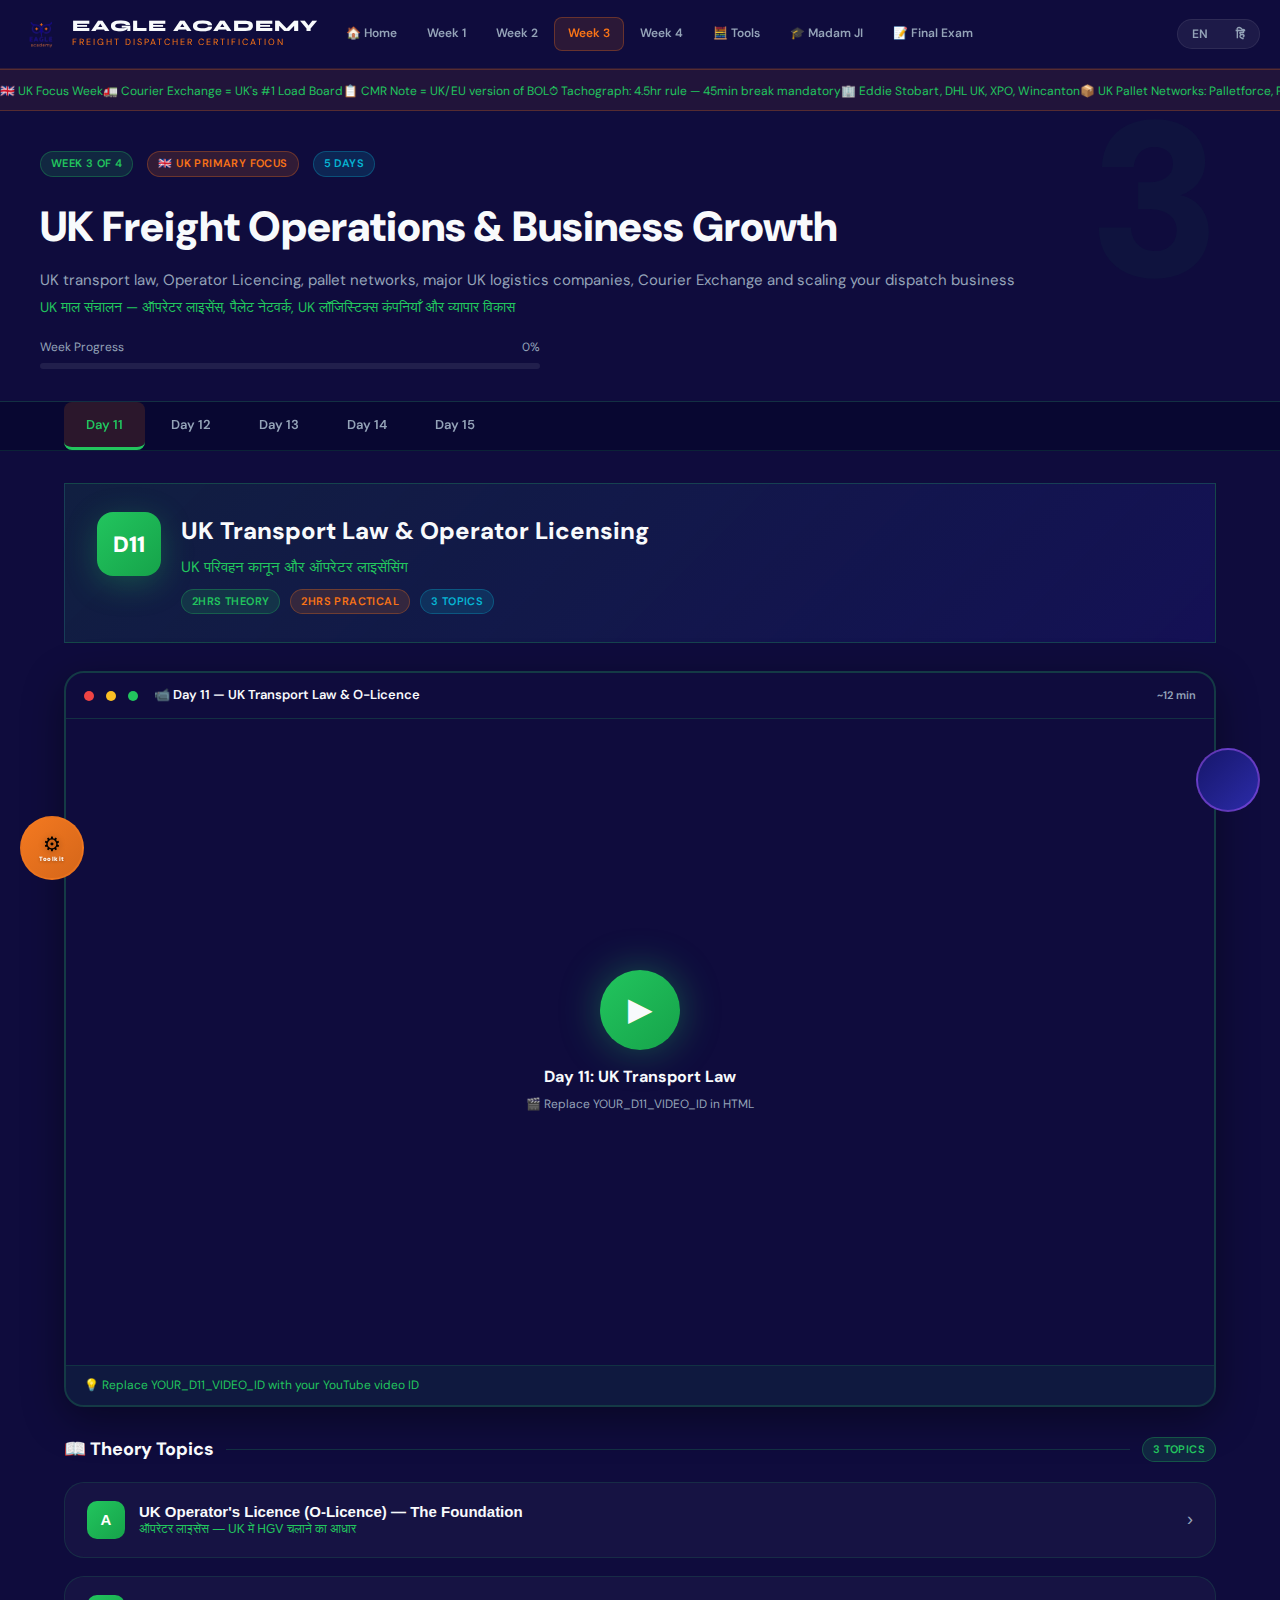
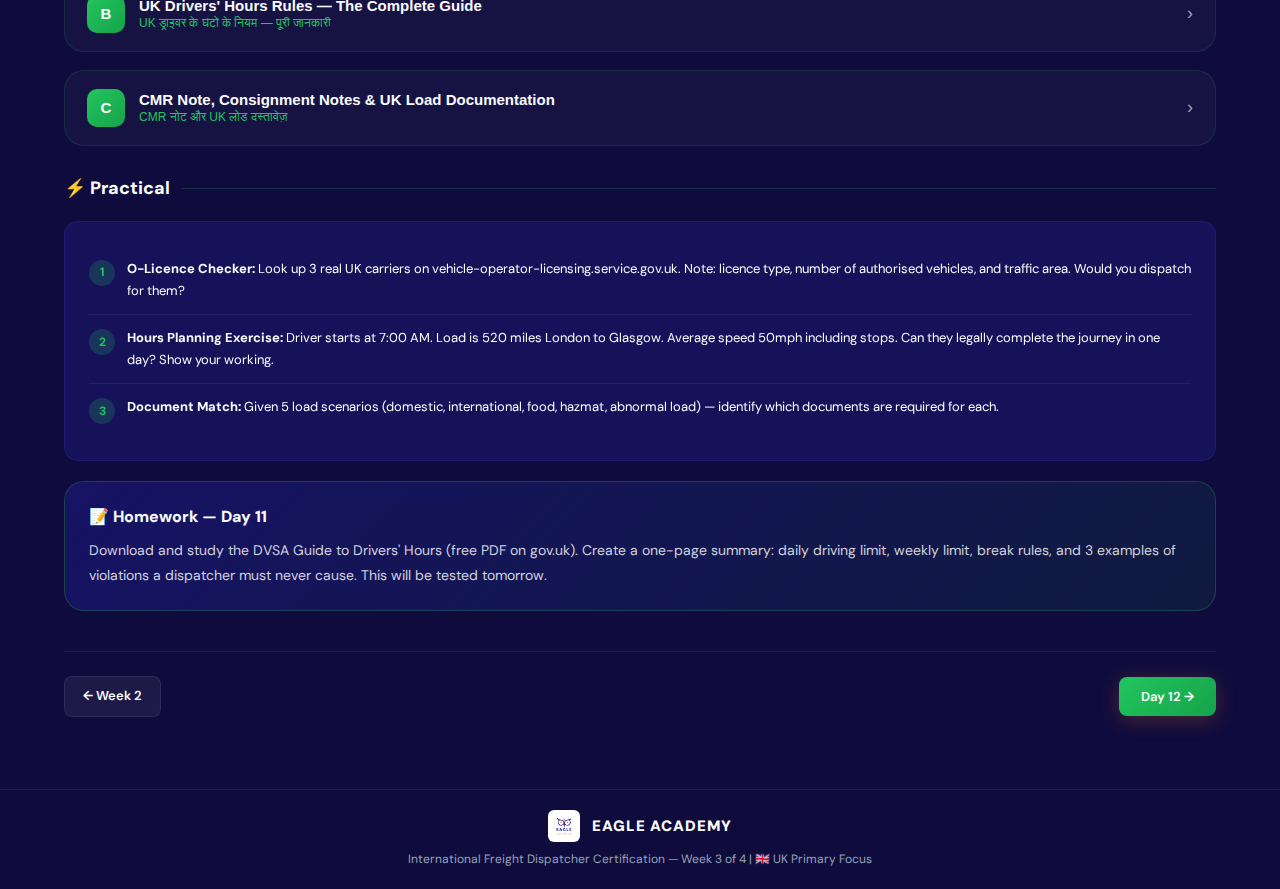
<file: week3.html>
<!DOCTYPE html>
<html lang="en">
<head>
<meta charset="UTF-8"/>
<meta name="viewport" content="width=device-width, initial-scale=1.0"/>
<title>Week 3 — UK Freight Operations | Eagle Academy</title>
<link rel="stylesheet" href="assets/style.css"/>
<style>
.week-hero{background:linear-gradient(135deg,var(--navy-dark) 0%,var(--navy) 60%,rgba(34,197,94,0.1) 100%);border-bottom:1px solid rgba(34,197,94,0.2);padding:40px 24px 32px;position:relative;overflow:hidden}
.week-hero::before{content:'3';position:absolute;right:5%;top:-20px;font-size:220px;font-weight:900;color:rgba(34,197,94,0.04);line-height:1;pointer-events:none}
.week-hero-inner{max-width:1200px;margin:0 auto}
.day-tabs-wrap{background:rgba(8,7,48,0.9);border-bottom:1px solid rgba(34,197,94,0.15);position:sticky;top:68px;z-index:100;backdrop-filter:blur(12px)}
.day-tabs{max-width:1200px;margin:0 auto;padding:0 24px;display:flex;gap:4px;overflow-x:auto;scrollbar-width:none}
.day-tabs::-webkit-scrollbar{display:none}
.day-tab{padding:14px 22px;border:none;background:transparent;color:var(--grey);font-family:var(--font-main);font-size:13px;font-weight:600;cursor:pointer;transition:var(--transition);border-bottom:3px solid transparent;white-space:nowrap;flex-shrink:0}
.day-tab:hover{color:var(--white)}.day-tab.active{color:var(--green);border-bottom-color:var(--green)}
.chk{color:var(--green);margin-left:5px}
.main-wrap{max-width:1200px;margin:0 auto;padding:32px 24px}
.day-panel{display:none}.day-panel.active{display:block;animation:fadeUp 0.4s ease}
.day-hero{background:linear-gradient(135deg,rgba(34,197,94,0.1),rgba(30,27,139,0.3));border:1px solid rgba(34,197,94,0.25);border-radius:var(--radius-xl);padding:28px 32px;margin-bottom:28px;display:flex;align-items:flex-start;gap:20px}
.dnum{width:64px;height:64px;border-radius:16px;background:linear-gradient(135deg,var(--green),#16a34a);display:flex;align-items:center;justify-content:center;font-size:22px;font-weight:900;flex-shrink:0;box-shadow:0 8px 32px rgba(34,197,94,0.3);color:white}
.di h2{font-size:24px;font-weight:800;margin-bottom:4px}
.di .ht{color:var(--green);font-family:var(--font-hindi);font-size:15px}
.di .dm{display:flex;gap:10px;flex-wrap:wrap;margin-top:10px}
.sh{display:flex;align-items:center;gap:12px;margin:28px 0 18px}
.sh h3{font-size:18px;font-weight:800}
.sl{flex:1;height:1px;background:rgba(34,197,94,0.2)}
.vb{margin-bottom:28px;border-radius:var(--radius-lg);overflow:hidden;border:2px solid rgba(34,197,94,0.25);box-shadow:0 12px 40px rgba(0,0,0,0.4)}
.vh{background:linear-gradient(90deg,var(--navy-dark),var(--navy));padding:12px 18px;display:flex;align-items:center;gap:8px;border-bottom:1px solid rgba(34,197,94,0.2);font-size:13px;font-weight:600}
.dot{width:10px;height:10px;border-radius:50%}
.vph{aspect-ratio:16/9;background:linear-gradient(135deg,var(--navy-dark),rgba(34,197,94,0.06));display:flex;flex-direction:column;align-items:center;justify-content:center;gap:14px;cursor:pointer}
.vph:hover{background:rgba(34,197,94,0.07)}
.pcirc{width:80px;height:80px;border-radius:50%;background:linear-gradient(135deg,var(--green),#16a34a);display:flex;align-items:center;justify-content:center;font-size:32px;box-shadow:0 0 40px rgba(34,197,94,0.4);animation:pulseOrange 2.5s ease infinite}
.vnt{padding:10px 18px;background:rgba(34,197,94,0.07);border-top:1px solid rgba(34,197,94,0.15);font-size:12px;color:var(--green)}
.tc{background:rgba(255,255,255,0.03);border:1px solid rgba(34,197,94,0.15);border-radius:var(--radius-lg);margin-bottom:18px;overflow:hidden}
.tt{width:100%;background:none;border:none;padding:18px 22px;cursor:pointer;display:flex;align-items:center;gap:14px;text-align:left;transition:var(--transition)}
.tt:hover{background:rgba(34,197,94,0.05)}
.tnum{width:38px;height:38px;border-radius:10px;background:linear-gradient(135deg,var(--green),#16a34a);display:flex;align-items:center;justify-content:center;font-size:15px;font-weight:900;color:white;flex-shrink:0}
.ttx{flex:1}.ten{font-size:15px;font-weight:700;color:var(--white)}.thi{font-size:12px;color:var(--green);font-family:var(--font-hindi);margin-top:2px}
.tarr{font-size:18px;color:var(--grey);transition:transform 0.3s}
.tt.open .tarr{transform:rotate(90deg);color:var(--green)}
.tbody{display:none;padding:0 22px 22px}.tbody.open{display:block;animation:fadeUp 0.3s ease}
.abar{display:flex;align-items:center;gap:8px;flex-wrap:wrap;padding:10px 14px;background:rgba(30,27,139,0.5);border:1px solid rgba(34,197,94,0.2);border-radius:var(--radius-md);margin-bottom:16px}
.ab{display:inline-flex;align-items:center;gap:5px;padding:6px 14px;border-radius:999px;border:none;cursor:pointer;font-size:12px;font-weight:600;font-family:var(--font-main);transition:var(--transition)}
.ab-en{background:rgba(34,197,94,0.15);color:var(--green);border:1px solid rgba(34,197,94,0.3)}.ab-en:hover,.ab-en.on{background:var(--green);color:white}
.ab-hi{background:rgba(251,191,36,0.15);color:var(--gold);border:1px solid rgba(251,191,36,0.3)}.ab-hi:hover,.ab-hi.on{background:var(--gold);color:#030418}
.ab-stop{background:rgba(239,68,68,0.12);color:var(--red);border:1px solid rgba(239,68,68,0.3)}.ab-stop:hover{background:var(--red);color:white}
.ab-tog{background:rgba(251,191,36,0.1);color:var(--gold);border:1px solid rgba(251,191,36,0.3)}
.cen{font-size:14px;line-height:1.9;color:rgba(255,255,255,0.85)}
.chi{display:none;font-size:15px;line-height:2;color:rgba(255,220,120,0.9);font-family:var(--font-hindi)}.chi.show{display:block;animation:fadeUp 0.3s ease}
.gbox{background:rgba(34,197,94,0.08);border-left:3px solid var(--green);padding:14px 18px;border-radius:0 var(--radius-md) var(--radius-md) 0;margin:12px 0;font-size:13px;line-height:1.8}
.obox{background:rgba(244,121,32,0.08);border-left:3px solid var(--orange);padding:14px 18px;border-radius:0 var(--radius-md) var(--radius-md) 0;margin:12px 0;font-size:13px;line-height:1.8}
.hbox{background:rgba(6,182,212,0.08);border-left:3px solid var(--cyan);padding:14px 18px;border-radius:0 var(--radius-md) var(--radius-md) 0;margin:12px 0;font-size:13px;line-height:1.8}
.ebox{background:rgba(34,197,94,0.07);border:1px solid rgba(34,197,94,0.25);border-radius:var(--radius-md);padding:14px 18px;margin:12px 0;font-size:13px;line-height:1.8}
.wbox{background:rgba(239,68,68,0.08);border:1px solid rgba(239,68,68,0.25);border-radius:var(--radius-md);padding:14px 18px;margin:12px 0;font-size:13px;line-height:1.8}
.sbox{background:rgba(30,27,139,0.5);border:1px solid rgba(99,102,241,0.3);border-radius:var(--radius-md);padding:16px 20px;margin:12px 0;font-size:13px;line-height:1.9;font-family:var(--font-mono)}
.kts{display:flex;flex-wrap:wrap;gap:8px;margin:12px 0}
.kt{background:rgba(30,27,139,0.6);border:1px solid rgba(99,102,241,0.3);border-radius:999px;padding:4px 14px;font-size:12px;font-weight:600;color:#a5b4fc;font-family:var(--font-mono)}
.pl{list-style:none;padding:0;margin:0}
.pl li{display:flex;gap:12px;align-items:flex-start;padding:12px 0;border-bottom:1px solid rgba(255,255,255,0.06);font-size:13px;line-height:1.7}
.pl li:last-child{border-bottom:none}
.pn{width:26px;height:26px;border-radius:50%;background:rgba(34,197,94,0.2);color:var(--green);display:flex;align-items:center;justify-content:center;font-size:12px;font-weight:700;flex-shrink:0;margin-top:2px}
.hwbox{background:linear-gradient(135deg,rgba(30,27,139,0.5),rgba(34,197,94,0.08));border:1px solid rgba(34,197,94,0.25);border-radius:var(--radius-lg);padding:22px 24px;margin-bottom:20px}
.hwbox h4{font-size:16px;font-weight:800;margin-bottom:8px}
.tquiz{margin-top:24px;background:rgba(30,27,139,0.4);border:1px solid rgba(99,102,241,0.3);border-radius:var(--radius-lg);overflow:hidden}
.qh{padding:14px 20px;background:rgba(30,27,139,0.6);display:flex;align-items:center;gap:10px;border-bottom:1px solid rgba(255,255,255,0.06)}
.qh h4{font-size:15px;font-weight:700}
.qbody{padding:20px}
.qi{margin-bottom:22px}.qi:last-child{margin-bottom:0}
.qt{font-size:14px;font-weight:600;margin-bottom:10px;line-height:1.6}
.qopts{display:flex;flex-direction:column;gap:8px}
.qo{width:100%;padding:10px 16px;text-align:left;background:rgba(255,255,255,0.04);border:1px solid rgba(255,255,255,0.1);border-radius:var(--radius-md);cursor:pointer;font-size:13px;color:var(--white);font-family:var(--font-main);transition:var(--transition)}
.qo:hover{border-color:var(--green);background:rgba(34,197,94,0.08)}
.qo.correct{border-color:var(--green)!important;background:rgba(34,197,94,0.15)!important;color:var(--green)}
.qo.wrong{border-color:var(--red)!important;background:rgba(239,68,68,0.15)!important;color:var(--red)}
.qo:disabled{cursor:default}
.qresult{display:none;padding:16px 20px;border-top:1px solid rgba(255,255,255,0.08);text-align:center}
.qresult.show{display:block;animation:fadeUp 0.3s ease}
.qscore{font-size:32px;font-weight:900}
.dnav{display:flex;justify-content:space-between;align-items:center;margin-top:40px;padding-top:24px;border-top:1px solid rgba(34,197,94,0.15)}
@media(max-width:640px){.day-hero{flex-direction:column;padding:20px}.main-wrap{padding:20px 16px}}
</style>
<style>
  /* Eagle Academy Brand Stripe */
  .site-header::after {
    content: '';
    position: absolute;
    bottom: -2px; left: 0; right: 0;
    height: 2px;
    background: linear-gradient(90deg, transparent 0%, #F47920 30%, #2B2BA8 60%, #F47920 80%, transparent 100%);
    opacity: 0.8;
  }
  /* Enhanced card borders with brand blue */
  .card {
    border-color: rgba(43,43,168,0.35) !important;
  }
  .card:hover {
    border-color: rgba(244,121,32,0.5) !important;
    box-shadow: 0 8px 32px rgba(0,0,0,0.4), 0 0 0 1px rgba(244,121,32,0.2) !important;
  }
  /* XP bar Eagle brand */
  .xp-fill {
    background: linear-gradient(90deg, #F47920, #2B2BA8) !important;
  }
</style>
</head>
<body>

<header class="ea-header">
  <div class="ea-header-inner">
    <a href="index.html" class="ea-logo">
      <img src="assets/logo.png" alt="Eagle Academy" onerror="this.style.display='none'"/>
      <div class="ea-logo-text"><div class="brand">EAGLE ACADEMY</div><div class="sub">Freight Dispatcher Certification</div></div>
    </a>
    <nav class="ea-nav">
      <a href="index.html" class="ea-nav-btn">🏠 Home</a>
      <a href="week1.html" class="ea-nav-btn">Week 1</a>
      <a href="week2.html" class="ea-nav-btn">Week 2</a>
      <a href="week3.html" class="ea-nav-btn active">Week 3</a>
      <a href="week4.html" class="ea-nav-btn">Week 4</a>
      <a href="tools.html" class="ea-nav-btn">🧮 Tools</a>
      <a href="madam-ji.html" class="ea-nav-btn">🎓 Madam JI</a>
      <a href="exam.html" class="ea-nav-btn">📝 Final Exam</a>
    </nav>
    <div class="lang-toggle">
      <button class="lang-btn active" onclick="setLang('en',this)">EN</button>
      <button class="lang-btn" onclick="setLang('hi',this)">हिं</button>
    </div>
  </div>
</header>

<div class="ticker-wrap"><div class="ticker-inner" id="tk" style="font-size:12px;color:var(--green);font-family:var(--font-mono)">
  <span>🇬🇧 UK Focus Week</span><span>🚛 Courier Exchange = UK's #1 Load Board</span><span>📋 CMR Note = UK/EU version of BOL</span><span>⏱ Tachograph: 4.5hr rule — 45min break mandatory</span><span>🏢 Eddie Stobart, DHL UK, XPO, Wincanton</span><span>📦 UK Pallet Networks: Palletforce, Pall-Ex, TPN</span><span>🔵 O-Licence = UK Operator's Licence — required for HGV</span><span>⚖️ DVSA = UK's equivalent of FMCSA</span><span>💷 UK rates in £ per pallet or per load — not per mile</span><span>🇬🇧 UK Focus Week</span><span>🚛 Courier Exchange = UK's #1 Load Board</span><span>📋 CMR Note = UK/EU version of BOL</span>
</div></div>

<section class="week-hero">
  <div class="week-hero-inner">
    <div style="display:flex;align-items:center;gap:14px;margin-bottom:16px">
      <span class="tag tag-green">Week 3 of 4</span><span class="tag tag-orange">🇬🇧 UK Primary Focus</span><span class="tag tag-cyan">5 Days</span>
    </div>
    <h1 style="font-size:clamp(24px,4vw,42px);font-weight:900;margin-bottom:8px">UK Freight Operations & Business Growth</h1>
    <p style="font-size:15px;color:var(--grey);margin-bottom:4px">UK transport law, Operator Licencing, pallet networks, major UK logistics companies, Courier Exchange and scaling your dispatch business</p>
    <p style="font-size:14px;color:var(--green);font-family:var(--font-hindi)">UK माल संचालन — ऑपरेटर लाइसेंस, पैलेट नेटवर्क, UK लॉजिस्टिक्स कंपनियाँ और व्यापार विकास</p>
    <div style="margin-top:20px;max-width:500px">
      <div style="display:flex;justify-content:space-between;font-size:12px;color:var(--grey);margin-bottom:6px"><span>Week Progress</span><span id="wpct">0%</span></div>
      <div class="progress-track"><div class="progress-fill" id="wprog" style="width:0%;background:linear-gradient(90deg,var(--green),var(--cyan))"></div></div>
    </div>
  </div>
</section>

<div class="day-tabs-wrap"><div class="day-tabs">
  <button class="day-tab active" onclick="showDay(11,this)">Day 11 <span id="c11" class="chk" style="display:none">✓</span></button>
  <button class="day-tab" onclick="showDay(12,this)">Day 12 <span id="c12" class="chk" style="display:none">✓</span></button>
  <button class="day-tab" onclick="showDay(13,this)">Day 13 <span id="c13" class="chk" style="display:none">✓</span></button>
  <button class="day-tab" onclick="showDay(14,this)">Day 14 <span id="c14" class="chk" style="display:none">✓</span></button>
  <button class="day-tab" onclick="showDay(15,this)">Day 15 <span id="c15" class="chk" style="display:none">✓</span></button>
</div></div>

<main class="main-wrap">

<!-- ═══ DAY 11: UK Transport Law & O-Licence ═══ -->
<div class="day-panel active" id="day11">
  <div class="day-hero fade-up">
    <div class="dnum">D11</div>
    <div class="di">
      <h2>UK Transport Law & Operator Licensing</h2>
      <div class="ht">UK परिवहन कानून और ऑपरेटर लाइसेंसिंग</div>
      <div class="dm"><span class="tag tag-green">2hrs Theory</span><span class="tag tag-orange">2hrs Practical</span><span class="tag tag-cyan">3 Topics</span></div>
    </div>
  </div>

  <div class="vb fade-up delay-1">
    <div class="vh"><div class="dot" style="background:#ef4444"></div><div class="dot" style="background:#fbbf24;margin:0 4px"></div><div class="dot" style="background:#22c55e"></div><span style="margin-left:8px">📹 Day 11 — UK Transport Law & O-Licence</span><span style="margin-left:auto;font-size:11px;color:var(--grey);font-family:var(--font-mono)">~12 min</span></div>
    <div class="vph" onclick="loadVid(this,'YOUR_D11_VIDEO_ID')"><div class="pcirc">▶</div><div style="text-align:center"><div style="font-size:16px;font-weight:700;margin-bottom:6px">Day 11: UK Transport Law</div><div style="font-size:12px;color:var(--grey);font-family:var(--font-mono)">🎬 Replace YOUR_D11_VIDEO_ID in HTML</div></div></div>
    <div class="vnt">💡 Replace YOUR_D11_VIDEO_ID with your YouTube video ID</div>
  </div>

  <div class="sh"><h3>📖 Theory Topics</h3><div class="sl"></div><span class="tag tag-green">3 Topics</span></div>

  <!-- A: UK Operator Licence -->
  <div class="tc" id="tc_11_1">
    <button class="tt" onclick="openT('tc_11_1',this)">
      <div class="tnum">A</div><div class="ttx"><div class="ten">UK Operator's Licence (O-Licence) — The Foundation</div><div class="thi">ऑपरेटर लाइसेंस — UK में HGV चलाने का आधार</div></div><span class="tarr">›</span>
    </button>
    <div class="tbody" id="body_11_1">
      <div class="abar"><span style="font-size:11px;color:var(--grey);text-transform:uppercase;letter-spacing:1px;font-weight:600;margin-right:4px">🔊 Listen:</span>
        <button class="ab ab-en" onclick="spk('te_11_1',this,'en-GB')">▶ English</button>
        <button class="ab ab-hi" onclick="spk('th_11_1',this,'hi-IN')">▶ हिंदी</button>
        <button class="ab ab-stop" onclick="stopSpk()">⏹ Stop</button>
        <button class="ab ab-tog" onclick="togHi('chi_11_1')">हिं Toggle</button>
      </div>
      <div class="cen" id="te_11_1">
        <p>In the UK, any business operating HGVs (Heavy Goods Vehicles) over 3.5 tonnes on public roads <strong>must</strong> hold an <strong style="color:var(--green)">Operator's Licence (O-Licence)</strong>. This is issued by the <strong>Traffic Commissioner</strong> and regulated by the <strong>DVSA (Driver and Vehicle Standards Agency)</strong> — the UK equivalent of the USA's FMCSA.</p>
        <div class="gbox">
          <strong>🔵 Three Types of O-Licence:</strong><br/><br/>
          <strong>Restricted Licence:</strong> Only for own goods — cannot carry goods for hire. Example: A supermarket carrying its own stock.<br/><br/>
          <strong>Standard National:</strong> Carry goods for hire within the UK only. Most common for UK hauliers.<br/><br/>
          <strong>Standard International:</strong> Carry goods for hire within UK AND internationally (EU, post-Brexit requires extra documentation). Required for any cross-border work.
        </div>
        <div class="obox">
          <strong>📋 O-Licence Requirements — What a Carrier Must Have:</strong><br/>
          • <strong>Established business</strong> in the UK with a physical operating centre<br/>
          • <strong>Good repute</strong> — no serious criminal convictions, no transport law violations<br/>
          • <strong>Financial standing</strong> — minimum £8,000 for first vehicle + £4,500 per additional vehicle<br/>
          • <strong>Professional competence</strong> — Transport Manager must hold CPC (Certificate of Professional Competence)<br/>
          • <strong>Operating centre</strong> — a secure place to park vehicles when not in use
        </div>
        <div class="hbox">
          <strong>🎯 As a Dispatcher — What You Must Check:</strong><br/>
          Before working with any UK carrier, verify their O-Licence is <strong>valid and active</strong> on the DVSA public register at <strong>vehicle-operator-licensing.service.gov.uk</strong><br/>
          Check: Licence number | Type (Standard National or International) | Authorised vehicles | Expiry date<br/>
          <strong>A carrier without a valid O-Licence operating commercially is committing a criminal offence.</strong>
        </div>
        <div class="wbox"><strong>⚠️ DVSA Enforcement:</strong> DVSA enforcement officers can stop vehicles on the road at any time. If a vehicle is found without a valid O-Licence, the vehicle can be impounded, the driver prosecuted, and the carrier's licence revoked. As a dispatcher, never book a load for a carrier you cannot verify.</div>
        <div class="kts"><span class="kt">O-Licence</span><span class="kt">DVSA</span><span class="kt">Traffic Commissioner</span><span class="kt">CPC</span><span class="kt">Standard International</span><span class="kt">Operating Centre</span></div>
      </div>
      <div class="chi" id="chi_11_1"><div id="th_11_1">
        <p>UK में 3.5 टन से अधिक के HGV को सार्वजनिक सड़क पर चलाने के लिए <strong style="color:var(--green)">ऑपरेटर लाइसेंस (O-Licence)</strong> अनिवार्य है। यह DVSA द्वारा जारी किया जाता है — UK का FMCSA।</p>
        <div class="gbox"><strong>3 प्रकार के O-Licence:</strong><br/>
          <strong>रिस्ट्रिक्टेड:</strong> केवल अपना माल — किराये पर नहीं।<br/>
          <strong>स्टैंडर्ड नेशनल:</strong> UK में किराये पर माल। सबसे सामान्य।<br/>
          <strong>स्टैंडर्ड इंटरनेशनल:</strong> UK + अंतर्राष्ट्रीय। सीमा पार काम के लिए आवश्यक।
        </div>
        <div class="obox"><strong>जाँच करें:</strong> DVSA की वेबसाइट पर कैरियर का O-Licence सत्यापित करें। बिना लाइसेंस = आपराधिक अपराध।</div>
      </div></div>
      <div class="tquiz">
        <div class="qh"><span>🧠</span><h4>Quick Check — O-Licence</h4><span style="margin-left:auto" class="tag tag-green">4 Qs</span></div>
        <div class="qbody" id="qb_11_1">
          <div class="qi"><div class="qt">1. Which organisation issues the Operator's Licence in the UK?</div><div class="qopts">
            <button class="qo" onclick="ans(this,'qb_11_1','q1',false)">A. FMCSA</button>
            <button class="qo" onclick="ans(this,'qb_11_1','q1',false)">B. HMRC</button>
            <button class="qo" onclick="ans(this,'qb_11_1','q1',true)">C. Traffic Commissioner (regulated by DVSA)</button>
            <button class="qo" onclick="ans(this,'qb_11_1','q1',false)">D. Companies House</button>
          </div></div>
          <div class="qi"><div class="qt">2. A UK carrier wants to carry goods for other companies WITHIN the UK only. Which licence do they need?</div><div class="qopts">
            <button class="qo" onclick="ans(this,'qb_11_1','q2',false)">A. Restricted Licence</button>
            <button class="qo" onclick="ans(this,'qb_11_1','q2',true)">B. Standard National Licence</button>
            <button class="qo" onclick="ans(this,'qb_11_1','q2',false)">C. Standard International Licence</button>
            <button class="qo" onclick="ans(this,'qb_11_1','q2',false)">D. No licence needed under 7.5 tonnes</button>
          </div></div>
          <div class="qi"><div class="qt">3. What is the minimum financial standing required for 1 vehicle on a UK O-Licence?</div><div class="qopts">
            <button class="qo" onclick="ans(this,'qb_11_1','q3',false)">A. £2,000</button>
            <button class="qo" onclick="ans(this,'qb_11_1','q3',false)">B. £5,000</button>
            <button class="qo" onclick="ans(this,'qb_11_1','q3',true)">C. £8,000</button>
            <button class="qo" onclick="ans(this,'qb_11_1','q3',false)">D. £15,000</button>
          </div></div>
          <div class="qi"><div class="qt">4. Where do you verify a UK carrier's O-Licence is active?</div><div class="qopts">
            <button class="qo" onclick="ans(this,'qb_11_1','q4',false)">A. Companies House website</button>
            <button class="qo" onclick="ans(this,'qb_11_1','q4',true)">B. vehicle-operator-licensing.service.gov.uk</button>
            <button class="qo" onclick="ans(this,'qb_11_1','q4',false)">C. DAT load board</button>
            <button class="qo" onclick="ans(this,'qb_11_1','q4',false)">D. The carrier's website</button>
          </div></div>
        </div>
        <div class="qresult" id="qr_11_1"><div class="qscore" id="qs_11_1"></div><div id="qm_11_1" style="font-size:14px;color:var(--grey);margin:6px 0"></div><button class="btn btn-outline btn-sm" onclick="retake('qb_11_1','qr_11_1','qs_11_1','qm_11_1')">↩ Retake</button></div>
      </div>
    </div>
  </div>

  <!-- B: UK Drivers Hours & Tachograph Deep Dive -->
  <div class="tc" id="tc_11_2">
    <button class="tt" onclick="openT('tc_11_2',this)">
      <div class="tnum">B</div><div class="ttx"><div class="ten">UK Drivers' Hours Rules — The Complete Guide</div><div class="thi">UK ड्राइवर के घंटों के नियम — पूरी जानकारी</div></div><span class="tarr">›</span>
    </button>
    <div class="tbody" id="body_11_2">
      <div class="abar"><span style="font-size:11px;color:var(--grey);text-transform:uppercase;letter-spacing:1px;font-weight:600;margin-right:4px">🔊 Listen:</span>
        <button class="ab ab-en" onclick="spk('te_11_2',this,'en-GB')">▶ English</button>
        <button class="ab ab-hi" onclick="spk('th_11_2',this,'hi-IN')">▶ हिंदी</button>
        <button class="ab ab-stop" onclick="stopSpk()">⏹ Stop</button>
        <button class="ab ab-tog" onclick="togHi('chi_11_2')">हिं Toggle</button>
      </div>
      <div class="cen" id="te_11_2">
        <p>UK Drivers' Hours rules are <strong>strictly enforced</strong> by DVSA roadside checks and tachograph analysis. As a dispatcher, you must plan loads within legal driving windows — violating these rules can result in prosecution of <strong>both the driver AND the operator</strong>.</p>
        <div class="gbox">
          <strong>🕐 Daily Driving Limits:</strong><br/>
          • Maximum 9 hours driving per day<br/>
          • Can be extended to 10 hours — but only <strong>twice per calendar week</strong><br/>
          • After 4.5 hours continuous driving — <strong>mandatory 45-minute break</strong> (can be split 15 min + 30 min in that order)<br/>
          • Minimum daily rest: <strong>11 hours</strong> (can be reduced to 9 hours — maximum 3 times per week)
        </div>
        <div class="obox">
          <strong>📅 Weekly & Fortnightly Limits:</strong><br/>
          • Weekly driving limit: <strong>56 hours maximum</strong><br/>
          • Fortnightly (2-week) limit: <strong>90 hours maximum</strong><br/>
          • Weekly rest: <strong>45 consecutive hours</strong> minimum<br/>
          • Reduced weekly rest (24 hours) allowed — but must be compensated within 3 weeks
        </div>
        <div class="hbox">
          <strong>⏱ Tachograph Modes — What the Driver Must Select:</strong><br/>
          🚗 <strong>D — Driving:</strong> Vehicle in motion — recorded automatically<br/>
          🔧 <strong>H — Other Work:</strong> Loading, paperwork, waiting at a job (not rest)<br/>
          📍 <strong>A — Availability:</strong> Waiting but not responsible for vehicle (e.g. waiting at ferry)<br/>
          😴 <strong>X — Rest:</strong> Off duty, sleeping, genuine rest period<br/><br/>
          <strong>Tachograph data is stored for 365 days. DVSA can request it at any time.</strong>
        </div>
        <div class="wbox">
          <strong>⚠️ Dispatcher's Legal Responsibility:</strong><br/>
          Under UK law, a dispatcher (or transport manager) who instructs a driver to exceed hours limits can be prosecuted. Common scenarios:<br/>
          • Booking a load requiring the driver to drive 11 hours when they only have 9 hours available<br/>
          • Not checking tachograph hours before assigning next load<br/>
          • Pressuring driver to skip mandatory 45-minute break<br/>
          <strong>Always ask: "How many hours do you have available today?" before booking any load.</strong>
        </div>
        <div class="ebox">
          <strong>🎯 Practical Planning Example:</strong><br/>
          Driver starts at 6:00 AM. Drive 4.5 hrs → mandatory break 45 min → drive up to 4.5 hrs more.<br/>
          Earliest they can leave delivery = 6:00 AM + 4.5 + 0.75 + 4.5 = 3:45 PM (9.75 hrs elapsed, 9 hrs driving).<br/>
          Daily rest must start by 9:00 PM (15 hr window from start). Plan loads within this window.
        </div>
        <div class="kts"><span class="kt">4.5hr Rule</span><span class="kt">56hr Weekly Limit</span><span class="kt">90hr Fortnightly</span><span class="kt">Tachograph</span><span class="kt">DVSA</span><span class="kt">Reduced Rest</span></div>
      </div>
      <div class="chi" id="chi_11_2"><div id="th_11_2">
        <div class="gbox"><strong>दैनिक ड्राइविंग सीमा:</strong> अधिकतम 9 घंटे (सप्ताह में 2 बार 10 घंटे) | 4.5 घंटे के बाद 45 मिनट का अनिवार्य विराम | न्यूनतम दैनिक आराम: 11 घंटे</div>
        <div class="obox"><strong>साप्ताहिक सीमा:</strong> 56 घंटे/सप्ताह | 90 घंटे/दो सप्ताह | 45 घंटे लगातार साप्ताहिक आराम</div>
        <div class="wbox"><strong>डिस्पैचर की जिम्मेदारी:</strong> लोड बुक करने से पहले हमेशा पूछें: "आपके पास आज कितने घंटे उपलब्ध हैं?" घंटे से अधिक काम करवाने पर डिस्पैचर पर भी मुकदमा हो सकता है।</div>
      </div></div>
      <div class="tquiz">
        <div class="qh"><span>🧠</span><h4>Quick Check — UK Drivers' Hours</h4><span style="margin-left:auto" class="tag tag-green">4 Qs</span></div>
        <div class="qbody" id="qb_11_2">
          <div class="qi"><div class="qt">1. After how many hours of continuous driving must a UK HGV driver take a break?</div><div class="qopts">
            <button class="qo" onclick="ans(this,'qb_11_2','q1',false)">A. 3 hours</button>
            <button class="qo" onclick="ans(this,'qb_11_2','q1',true)">B. 4.5 hours</button>
            <button class="qo" onclick="ans(this,'qb_11_2','q1',false)">C. 6 hours</button>
            <button class="qo" onclick="ans(this,'qb_11_2','q1',false)">D. 8 hours</button>
          </div></div>
          <div class="qi"><div class="qt">2. A driver needs a 45-minute break. They take 15 minutes first, then 30 minutes later. Is this legal?</div><div class="qopts">
            <button class="qo" onclick="ans(this,'qb_11_2','q2',true)">A. Yes — a split break of 15 + 30 minutes in that order is allowed</button>
            <button class="qo" onclick="ans(this,'qb_11_2','q2',false)">B. No — must always be one continuous 45-minute break</button>
            <button class="qo" onclick="ans(this,'qb_11_2','q2',false)">C. Only allowed for night shifts</button>
            <button class="qo" onclick="ans(this,'qb_11_2','q2',false)">D. Only on international routes</button>
          </div></div>
          <div class="qi"><div class="qt">3. The maximum weekly driving limit for a UK HGV driver is:</div><div class="qopts">
            <button class="qo" onclick="ans(this,'qb_11_2','q3',false)">A. 40 hours</button>
            <button class="qo" onclick="ans(this,'qb_11_2','q3',false)">B. 48 hours</button>
            <button class="qo" onclick="ans(this,'qb_11_2','q3',true)">C. 56 hours</button>
            <button class="qo" onclick="ans(this,'qb_11_2','q3',false)">D. 70 hours</button>
          </div></div>
          <div class="qi"><div class="qt">4. Tachograph mode "X" means:</div><div class="qopts">
            <button class="qo" onclick="ans(this,'qb_11_2','q4',false)">A. Driving</button>
            <button class="qo" onclick="ans(this,'qb_11_2','q4',false)">B. Other work (loading, paperwork)</button>
            <button class="qo" onclick="ans(this,'qb_11_2','q4',false)">C. Availability (waiting at ferry)</button>
            <button class="qo" onclick="ans(this,'qb_11_2','q4',true)">D. Rest</button>
          </div></div>
        </div>
        <div class="qresult" id="qr_11_2"><div class="qscore" id="qs_11_2"></div><div id="qm_11_2" style="font-size:14px;color:var(--grey);margin:6px 0"></div><button class="btn btn-outline btn-sm" onclick="retake('qb_11_2','qr_11_2','qs_11_2','qm_11_2')">↩ Retake</button></div>
      </div>
    </div>
  </div>

  <!-- C: CMR Note & UK Documentation -->
  <div class="tc" id="tc_11_3">
    <button class="tt" onclick="openT('tc_11_3',this)">
      <div class="tnum">C</div><div class="ttx"><div class="ten">CMR Note, Consignment Notes & UK Load Documentation</div><div class="thi">CMR नोट और UK लोड दस्तावेज़</div></div><span class="tarr">›</span>
    </button>
    <div class="tbody" id="body_11_3">
      <div class="abar"><span style="font-size:11px;color:var(--grey);text-transform:uppercase;letter-spacing:1px;font-weight:600;margin-right:4px">🔊 Listen:</span>
        <button class="ab ab-en" onclick="spk('te_11_3',this,'en-GB')">▶ English</button>
        <button class="ab ab-hi" onclick="spk('th_11_3',this,'hi-IN')">▶ हिंदी</button>
        <button class="ab ab-stop" onclick="stopSpk()">⏹ Stop</button>
        <button class="ab ab-tog" onclick="togHi('chi_11_3')">हिं Toggle</button>
      </div>
      <div class="cen" id="te_11_3">
        <div class="gbox">
          <strong>🇬🇧 UK Domestic Loads — Consignment Note:</strong><br/>
          For loads moving entirely within the UK, carriers use a <strong>Consignment Note</strong> (also called a delivery note or dispatch note). This is much simpler than a CMR — it typically shows: sender, receiver, description of goods, weight, reference number, driver signature at pickup and receiver signature at delivery.<br/><br/>
          Some larger shippers use their own branded paperwork — the content is similar. The signed delivery note = your proof of delivery = triggers your invoice.
        </div>
        <div class="obox">
          <strong>🌍 International Loads (UK–EU) — CMR Note:</strong><br/>
          The <strong>CMR Note</strong> (Convention on the Contract for the International Carriage of Goods by Road) is the legally required document for all international road freight.<br/><br/>
          Must be issued in <strong>at least 3 originals</strong>: Sender keeps one | One travels with the goods | Carrier keeps one.<br/><br/>
          CMR liability cap: <strong>8.33 SDR per kg</strong> of lost/damaged goods (approx £9–10/kg at current rates).<br/><br/>
          <strong>Post-Brexit requirement:</strong> UK–EU loads now also need Safety & Security declaration (ENS/EXS), EORI number, customs commodity codes, and may need an import/export licence for certain goods.
        </div>
        <div class="hbox">
          <strong>📦 UK Load Documentation Checklist:</strong><br/>
          Domestic load: ✅ Consignment note | ✅ Vehicle O-Licence | ✅ Driver CPC card | ✅ Tachograph card<br/>
          International load: ✅ CMR Note | ✅ Standard International O-Licence | ✅ T1/T2 transit document | ✅ EORI number | ✅ Customs declarations | ✅ Certificate of Conformity (for controlled goods)
        </div>
        <div class="kts"><span class="kt">CMR Note</span><span class="kt">Consignment Note</span><span class="kt">EORI Number</span><span class="kt">8.33 SDR/kg</span><span class="kt">Post-Brexit</span><span class="kt">T1 Transit</span></div>
      </div>
      <div class="chi" id="chi_11_3"><div id="th_11_3">
        <div class="gbox"><strong>UK घरेलू लोड:</strong> कंसाइनमेंट नोट (डिलीवरी नोट) — साधारण दस्तावेज़। साइन किया डिलीवरी नोट = POD = भुगतान का आधार।</div>
        <div class="obox"><strong>अंतर्राष्ट्रीय लोड (UK–EU):</strong> CMR नोट अनिवार्य। 3 मूल प्रतियाँ। ब्रेक्सिट के बाद: EORI नंबर + कस्टम घोषणाएं भी आवश्यक।</div>
      </div></div>
      <div class="tquiz">
        <div class="qh"><span>🧠</span><h4>Quick Check — UK Documents</h4><span style="margin-left:auto" class="tag tag-green">3 Qs</span></div>
        <div class="qbody" id="qb_11_3">
          <div class="qi"><div class="qt">1. For a UK domestic delivery, what document replaces the CMR Note?</div><div class="qopts">
            <button class="qo" onclick="ans(this,'qb_11_3','q1',false)">A. Bill of Lading</button>
            <button class="qo" onclick="ans(this,'qb_11_3','q1',true)">B. Consignment Note (delivery note)</button>
            <button class="qo" onclick="ans(this,'qb_11_3','q1',false)">C. W-9 form</button>
            <button class="qo" onclick="ans(this,'qb_11_3','q1',false)">D. Rate Confirmation</button>
          </div></div>
          <div class="qi"><div class="qt">2. How many original copies must a CMR Note be issued in?</div><div class="qopts">
            <button class="qo" onclick="ans(this,'qb_11_3','q2',false)">A. 1</button>
            <button class="qo" onclick="ans(this,'qb_11_3','q2',false)">B. 2</button>
            <button class="qo" onclick="ans(this,'qb_11_3','q2',true)">C. At least 3</button>
            <button class="qo" onclick="ans(this,'qb_11_3','q2',false)">D. 5</button>
          </div></div>
          <div class="qi"><div class="qt">3. Since Brexit, UK–EU loads require which additional number?</div><div class="qopts">
            <button class="qo" onclick="ans(this,'qb_11_3','q3',false)">A. DAT credit score</button>
            <button class="qo" onclick="ans(this,'qb_11_3','q3',false)">B. MC number</button>
            <button class="qo" onclick="ans(this,'qb_11_3','q3',true)">C. EORI number</button>
            <button class="qo" onclick="ans(this,'qb_11_3','q3',false)">D. DVSA licence number</button>
          </div></div>
        </div>
        <div class="qresult" id="qr_11_3"><div class="qscore" id="qs_11_3"></div><div id="qm_11_3" style="font-size:14px;color:var(--grey);margin:6px 0"></div><button class="btn btn-outline btn-sm" onclick="retake('qb_11_3','qr_11_3','qs_11_3','qm_11_3')">↩ Retake</button></div>
      </div>
    </div>
  </div>

  <div class="sh"><h3>⚡ Practical</h3><div class="sl"></div></div>
  <div class="card" style="padding:24px;margin-bottom:20px"><ul class="pl">
    <li><div class="pn">1</div><div><strong>O-Licence Checker:</strong> Look up 3 real UK carriers on vehicle-operator-licensing.service.gov.uk. Note: licence type, number of authorised vehicles, and traffic area. Would you dispatch for them?</div></li>
    <li><div class="pn">2</div><div><strong>Hours Planning Exercise:</strong> Driver starts at 7:00 AM. Load is 520 miles London to Glasgow. Average speed 50mph including stops. Can they legally complete the journey in one day? Show your working.</div></li>
    <li><div class="pn">3</div><div><strong>Document Match:</strong> Given 5 load scenarios (domestic, international, food, hazmat, abnormal load) — identify which documents are required for each.</div></li>
  </ul></div>
  <div class="hwbox"><h4>📝 Homework — Day 11</h4><p style="font-size:14px;line-height:1.8;color:rgba(255,255,255,0.82)">Download and study the DVSA Guide to Drivers' Hours (free PDF on gov.uk). Create a one-page summary: daily driving limit, weekly limit, break rules, and 3 examples of violations a dispatcher must never cause. This will be tested tomorrow.</p></div>
  <div class="dnav"><a href="week2.html" class="btn btn-ghost">← Week 2</a><button class="btn btn-primary" style="background:linear-gradient(135deg,var(--green),#16a34a)" onclick="markDay(11);showDay(12,document.querySelectorAll('.day-tab')[1])">Day 12 →</button></div>
</div>

<!-- ═══ DAY 12: UK Load Boards & Major Logistics Companies ═══ -->
<div class="day-panel" id="day12">
  <div class="day-hero fade-up">
    <div class="dnum">D12</div>
    <div class="di">
      <h2>UK Load Boards & Major Logistics Companies</h2>
      <div class="ht">UK लोड बोर्ड और प्रमुख लॉजिस्टिक्स कंपनियाँ</div>
      <div class="dm"><span class="tag tag-green">2hrs Theory</span><span class="tag tag-orange">2hrs Practical</span><span class="tag tag-cyan">3 Topics</span></div>
    </div>
  </div>
  <div class="vb fade-up delay-1"><div class="vh"><div class="dot" style="background:#ef4444"></div><div class="dot" style="background:#fbbf24;margin:0 4px"></div><div class="dot" style="background:#22c55e"></div><span style="margin-left:8px">📹 Day 12 — UK Load Boards & Logistics Companies</span><span style="margin-left:auto;font-size:11px;color:var(--grey)">~13 min</span></div><div class="vph" onclick="loadVid(this,'YOUR_D12_VIDEO_ID')"><div class="pcirc">▶</div><div style="text-align:center"><div style="font-size:16px;font-weight:700;margin-bottom:6px">Day 12: UK Load Boards</div><div style="font-size:12px;color:var(--grey);font-family:var(--font-mono)">🎬 Replace YOUR_D12_VIDEO_ID</div></div></div><div class="vnt">💡 Replace YOUR_D12_VIDEO_ID in HTML</div></div>
  <div class="sh"><h3>📖 Theory Topics</h3><div class="sl"></div><span class="tag tag-green">3 Topics</span></div>

  <!-- Courier Exchange -->
  <div class="tc" id="tc_12_1">
    <button class="tt" onclick="openT('tc_12_1',this)">
      <div class="tnum">A</div><div class="ttx"><div class="ten">Courier Exchange (CX) — UK's Premier Load Board</div><div class="thi">Courier Exchange — UK का प्रमुख लोड बोर्ड</div></div><span class="tarr">›</span>
    </button>
    <div class="tbody" id="body_12_1">
      <div class="abar"><span style="font-size:11px;color:var(--grey);text-transform:uppercase;letter-spacing:1px;font-weight:600;margin-right:4px">🔊 Listen:</span>
        <button class="ab ab-en" onclick="spk('te_12_1',this,'en-GB')">▶ English</button>
        <button class="ab ab-hi" onclick="spk('th_12_1',this,'hi-IN')">▶ हिंदी</button>
        <button class="ab ab-stop" onclick="stopSpk()">⏹ Stop</button>
        <button class="ab ab-tog" onclick="togHi('chi_12_1')">हिं Toggle</button>
      </div>
      <div class="cen" id="te_12_1">
        <p><strong style="color:var(--green)">Courier Exchange (CX)</strong> is the UK's largest freight exchange with over 6,000 member companies. It is the UK equivalent of DAT in the USA — but works differently because UK freight is priced per load or per pallet, not per mile.</p>
        <div class="gbox">
          <strong>🖥️ What Courier Exchange Offers:</strong><br/>
          • Real-time load and vehicle postings across UK and Europe<br/>
          • Member credit ratings — check reliability before accepting a load<br/>
          • In-app messaging and document sharing<br/>
          • Track and trace integration<br/>
          • Available work alerts by postcode area<br/>
          • CX mobile app for drivers<br/>
          Cost: Approximately <strong>£120–200/month</strong> membership depending on vehicle type
        </div>
        <div class="obox">
          <strong>💷 How UK Freight Rates Work (Very Different from USA):</strong><br/>
          UK rates are typically quoted as:<br/>
          • <strong>Per pallet:</strong> Standard UK pallet (120cm × 100cm × 120cm high) — typical rate £20–80 per pallet depending on lane and urgency<br/>
          • <strong>Per load (FTL):</strong> Full trailer/truck rate — typical 13.6m curtainsider: £600–2,500 depending on distance and lane<br/>
          • <strong>Per mile/km:</strong> Used for courier and specialist work — typically £1.50–3.50/mile for vans, £2.50–5.00/mile for HGV<br/><br/>
          <strong>Always convert to cost-per-mile to compare loads properly.</strong>
        </div>
        <div class="hbox">
          <strong>🔄 Other UK Load Boards to Know:</strong><br/>
          <strong>Haulage Exchange (TEG):</strong> Part of Transport Exchange Group — good for owner-operators. Lower cost than CX.<br/>
          <strong>Palletways, Palletforce, Pall-Ex, TPN:</strong> These are UK pallet NETWORKS — not load boards. Subcontractor pallet work (covered in Day 13).<br/>
          <strong>Direct Freight:</strong> Smaller UK load board, useful for same-day courier work.<br/>
          <strong>Shiply:</strong> B2C and small business loads — not for professional HGV work.<br/>
          <strong>Email/WhatsApp groups:</strong> Many UK owner-operators still find work through direct relationships and WhatsApp groups — build these over time.
        </div>
        <div class="kts"><span class="kt">Courier Exchange</span><span class="kt">Per Pallet Rate</span><span class="kt">FTL UK</span><span class="kt">Haulage Exchange</span><span class="kt">TEG</span></div>
      </div>
      <div class="chi" id="chi_12_1"><div id="th_12_1">
        <p><strong style="color:var(--green)">Courier Exchange (CX)</strong> UK का सबसे बड़ा फ्रेट एक्सचेंज है — 6,000+ सदस्य। यह UK का DAT है।</p>
        <div class="gbox"><strong>UK रेट:</strong> प्रति पैलेट £20–80 | FTL £600–2,500 | प्रति मील £1.50–5.00। हमेशा प्रति-मील लागत की तुलना करें।</div>
        <div class="obox"><strong>अन्य UK लोड बोर्ड:</strong> Haulage Exchange (TEG) | Direct Freight | और सीधे WhatsApp/ईमेल ग्रुप से संबंध बनाएं।</div>
      </div></div>
      <div class="tquiz">
        <div class="qh"><span>🧠</span><h4>Quick Check — Courier Exchange</h4><span style="margin-left:auto" class="tag tag-green">3 Qs</span></div>
        <div class="qbody" id="qb_12_1">
          <div class="qi"><div class="qt">1. Courier Exchange is the UK equivalent of which US platform?</div><div class="qopts">
            <button class="qo" onclick="ans(this,'qb_12_1','q1',false)">A. Uber Freight</button>
            <button class="qo" onclick="ans(this,'qb_12_1','q1',true)">B. DAT Load Board</button>
            <button class="qo" onclick="ans(this,'qb_12_1','q1',false)">C. LinkedIn</button>
            <button class="qo" onclick="ans(this,'qb_12_1','q1',false)">D. Amazon Freight</button>
          </div></div>
          <div class="qi"><div class="qt">2. A standard UK full-trailer (13.6m curtainsider) load typically rates at:</div><div class="qopts">
            <button class="qo" onclick="ans(this,'qb_12_1','q2',false)">A. £50–100</button>
            <button class="qo" onclick="ans(this,'qb_12_1','q2',false)">B. £200–350</button>
            <button class="qo" onclick="ans(this,'qb_12_1','q2',true)">C. £600–2,500 depending on lane and distance</button>
            <button class="qo" onclick="ans(this,'qb_12_1','q2',false)">D. £5,000–8,000</button>
          </div></div>
          <div class="qi"><div class="qt">3. Palletways, Palletforce and Pall-Ex are:</div><div class="qopts">
            <button class="qo" onclick="ans(this,'qb_12_1','q3',false)">A. Load boards like Courier Exchange</button>
            <button class="qo" onclick="ans(this,'qb_12_1','q3',true)">B. UK pallet networks where carriers subcontract pallet deliveries</button>
            <button class="qo" onclick="ans(this,'qb_12_1','q3',false)">C. DVSA inspection companies</button>
            <button class="qo" onclick="ans(this,'qb_12_1','q3',false)">D. Government transport agencies</button>
          </div></div>
        </div>
        <div class="qresult" id="qr_12_1"><div class="qscore" id="qs_12_1"></div><div id="qm_12_1" style="font-size:14px;color:var(--grey);margin:6px 0"></div><button class="btn btn-outline btn-sm" onclick="retake('qb_12_1','qr_12_1','qs_12_1','qm_12_1')">↩ Retake</button></div>
      </div>
    </div>
  </div>

  <!-- Major UK Logistics Companies -->
  <div class="tc" id="tc_12_2">
    <button class="tt" onclick="openT('tc_12_2',this)">
      <div class="tnum">B</div><div class="ttx"><div class="ten">Major UK Logistics Companies — Who They Are & How to Work With Them</div><div class="thi">UK की प्रमुख लॉजिस्टिक्स कंपनियाँ</div></div><span class="tarr">›</span>
    </button>
    <div class="tbody" id="body_12_2">
      <div class="abar"><span style="font-size:11px;color:var(--grey);text-transform:uppercase;letter-spacing:1px;font-weight:600;margin-right:4px">🔊 Listen:</span>
        <button class="ab ab-en" onclick="spk('te_12_2',this,'en-GB')">▶ English</button>
        <button class="ab ab-hi" onclick="spk('th_12_2',this,'hi-IN')">▶ हिंदी</button>
        <button class="ab ab-stop" onclick="stopSpk()">⏹ Stop</button>
        <button class="ab ab-tog" onclick="togHi('chi_12_2')">हिं Toggle</button>
      </div>
      <div class="cen" id="te_12_2">
        <p>Understanding the UK logistics landscape is essential. These companies are potential clients, partners, and subcontractors you will interact with as a UK-focused dispatcher.</p>
        <div class="gbox">
          <strong>🏢 Tier 1 — UK's Largest Logistics Operators:</strong><br/><br/>
          <strong>DHL Supply Chain UK:</strong> Largest 3PL in UK. Warehousing, transport, contract logistics. Huge subcontracting needs — great opportunity for owner-operators.<br/><br/>
          <strong>XPO Logistics UK:</strong> Major freight and logistics. LTL and FTL. Strong in retail and e-commerce supply chains.<br/><br/>
          <strong>Wincanton:</strong> UK-focused 3PL. Specialist in retail, defence, construction. Strong in Scotland and South England.<br/><br/>
          <strong>GXO Logistics (formerly Clipper):</strong> Strong in e-commerce and reverse logistics. Amazon, ASOS, John Lewis partner.<br/><br/>
          <strong>Kuehne + Nagel UK:</strong> Strong in freight forwarding and road transport. International reach.
        </div>
        <div class="obox">
          <strong>🚛 Tier 2 — Mid-Size UK Hauliers (Subcontracting Opportunity):</strong><br/><br/>
          <strong>Eddie Stobart:</strong> Iconic UK haulier. 2,000+ vehicles. Uses owner-operator subcontractors regularly — good route into steady work.<br/><br/>
          <strong>Hermes/Evri:</strong> Parcel delivery — huge last-mile network. Uses self-employed courier drivers.<br/><br/>
          <strong>Yodel:</strong> Parcel carrier. Uses owner-operator vans and small trucks.<br/><br/>
          <strong>Howard Tenens:</strong> Specialist warehousing and distribution. Good for food and temperature-controlled work.<br/><br/>
          <strong>Brakes / Bidvest:</strong> Food service logistics — reefer specialists. Steady lane work for temperature-controlled vehicles.
        </div>
        <div class="hbox">
          <strong>🎯 How to Approach UK Logistics Companies as a Dispatcher:</strong><br/>
          Large companies (DHL, XPO, Wincanton) have <strong>subcontractor onboarding teams</strong>. Your carrier must:<br/>
          1. Have valid Standard National or International O-Licence<br/>
          2. Carry minimum public liability £5M and goods in transit insurance<br/>
          3. Pass a transport compliance audit<br/>
          4. Complete an onboarding questionnaire and rate agreement<br/><br/>
          Once approved, they receive regular contracted lane work — much more stable than spot loads from CX.
        </div>
        <div class="kts"><span class="kt">DHL Supply Chain</span><span class="kt">XPO UK</span><span class="kt">Wincanton</span><span class="kt">Eddie Stobart</span><span class="kt">GXO</span><span class="kt">Subcontractor Onboarding</span></div>
      </div>
      <div class="chi" id="chi_12_2"><div id="th_12_2">
        <div class="gbox"><strong>टियर 1 — बड़ी कंपनियाँ:</strong> DHL Supply Chain UK | XPO Logistics | Wincanton | GXO Logistics | Kuehne+Nagel — सबसे बड़े UK 3PL ऑपरेटर।</div>
        <div class="obox"><strong>टियर 2 — मध्यम आकार:</strong> Eddie Stobart (2,000+ वाहन) | Evri/Hermes | Yodel | Howard Tenens | Brakes/Bidvest।</div>
        <div class="hbox"><strong>संपर्क कैसे करें:</strong> बड़ी कंपनियों में सब-कॉन्ट्रैक्टर ऑनबोर्डिंग टीम होती है। O-Licence + बीमा + ऑडिट पास करें — फिर नियमित लेन काम मिलता है।</div>
      </div></div>
      <div class="tquiz">
        <div class="qh"><span>🧠</span><h4>Quick Check — UK Logistics</h4><span style="margin-left:auto" class="tag tag-green">3 Qs</span></div>
        <div class="qbody" id="qb_12_2">
          <div class="qi"><div class="qt">1. Which is the largest third-party logistics (3PL) company in the UK?</div><div class="qopts">
            <button class="qo" onclick="ans(this,'qb_12_2','q1',true)">A. DHL Supply Chain UK</button>
            <button class="qo" onclick="ans(this,'qb_12_2','q1',false)">B. Eddie Stobart</button>
            <button class="qo" onclick="ans(this,'qb_12_2','q1',false)">C. Royal Mail</button>
            <button class="qo" onclick="ans(this,'qb_12_2','q1',false)">D. Tesco Logistics</button>
          </div></div>
          <div class="qi"><div class="qt">2. Eddie Stobart is best known as:</div><div class="qopts">
            <button class="qo" onclick="ans(this,'qb_12_2','q2',false)">A. A UK load board platform</button>
            <button class="qo" onclick="ans(this,'qb_12_2','q2',true)">B. An iconic UK haulier with 2,000+ vehicles that uses owner-operator subcontractors</button>
            <button class="qo" onclick="ans(this,'qb_12_2','q2',false)">C. A DVSA enforcement body</button>
            <button class="qo" onclick="ans(this,'qb_12_2','q2',false)">D. A parcel courier service</button>
          </div></div>
          <div class="qi"><div class="qt">3. To become a subcontractor for a large UK logistics company, your carrier MUST have:</div><div class="qopts">
            <button class="qo" onclick="ans(this,'qb_12_2','q3',false)">A. 10+ years experience</button>
            <button class="qo" onclick="ans(this,'qb_12_2','q3',false)">B. A US MC number</button>
            <button class="qo" onclick="ans(this,'qb_12_2','q3',true)">C. Valid O-Licence, minimum £5M liability insurance, and pass a transport compliance audit</button>
            <button class="qo" onclick="ans(this,'qb_12_2','q3',false)">D. A fleet of at least 10 vehicles</button>
          </div></div>
        </div>
        <div class="qresult" id="qr_12_2"><div class="qscore" id="qs_12_2"></div><div id="qm_12_2" style="font-size:14px;color:var(--grey);margin:6px 0"></div><button class="btn btn-outline btn-sm" onclick="retake('qb_12_2','qr_12_2','qs_12_2','qm_12_2')">↩ Retake</button></div>
      </div>
    </div>
  </div>

  <!-- UK Pallet Networks -->
  <div class="tc" id="tc_12_3">
    <button class="tt" onclick="openT('tc_12_3',this)">
      <div class="tnum">C</div><div class="ttx"><div class="ten">UK Pallet Networks — Palletforce, Pall-Ex, TPN, Palletways</div><div class="thi">UK पैलेट नेटवर्क — स्थिर आय का स्रोत</div></div><span class="tarr">›</span>
    </button>
    <div class="tbody" id="body_12_3">
      <div class="abar"><span style="font-size:11px;color:var(--grey);text-transform:uppercase;letter-spacing:1px;font-weight:600;margin-right:4px">🔊 Listen:</span>
        <button class="ab ab-en" onclick="spk('te_12_3',this,'en-GB')">▶ English</button>
        <button class="ab ab-hi" onclick="spk('th_12_3',this,'hi-IN')">▶ हिंदी</button>
        <button class="ab ab-stop" onclick="stopSpk()">⏹ Stop</button>
        <button class="ab ab-tog" onclick="togHi('chi_12_3')">हिं Toggle</button>
      </div>
      <div class="cen" id="te_12_3">
        <p>UK pallet networks are a unique and stable income source for small carriers. They provide a steady, predictable flow of pallet collections and deliveries in a defined geographic area — known as a <strong>depot franchise territory</strong>.</p>
        <div class="gbox">
          <strong>🔄 How Pallet Networks Work:</strong><br/>
          1. Shippers book pallets through a network member<br/>
          2. Local member collects pallets and trunks them overnight to the central hub<br/>
          3. Hub sorts and sends pallets out to the destination depot<br/>
          4. Destination depot delivers next morning<br/><br/>
          This means your carrier collects in their local area, trunks overnight, and delivers locally at destination — highly efficient routing with minimal deadhead.
        </div>
        <div class="obox">
          <strong>📦 UK's Big 4 Pallet Networks:</strong><br/><br/>
          <strong>Palletforce:</strong> Owned by Eddie Stobart Group. ~100 depot members. Strong in Midlands and North England.<br/><br/>
          <strong>Pall-Ex:</strong> One of UK's oldest pallet networks. ~90 depots. Strong European reach via Pall-Ex Europe.<br/><br/>
          <strong>The Pallet Network (TPN):</strong> ~100+ UK members. Competitive on pricing. Strong in South and West England.<br/><br/>
          <strong>Palletways:</strong> Part of Imperial group. European network — good for cross-border pallet work. Strongest in the South East.<br/><br/>
          <strong>Hazchem Network:</strong> Specialist — hazardous goods pallets. Requires ADR certification.
        </div>
        <div class="hbox">
          <strong>💰 Pallet Network Income for a Small Carrier:</strong><br/>
          A carrier with 1–2 vehicles covering a depot territory can earn:<br/>
          • Collections: £6–15 per pallet collected from local businesses<br/>
          • Deliveries: £8–20 per pallet delivered in their territory<br/>
          • Average carrier moves 20–60 pallets per day in a busy territory<br/>
          • Monthly income: £3,000–12,000 from network work alone<br/><br/>
          <strong>Advantages:</strong> Predictable daily work | No load board needed | Built-in client base | Regular overnight trunking income
        </div>
        <div class="kts"><span class="kt">Palletforce</span><span class="kt">Pall-Ex</span><span class="kt">TPN</span><span class="kt">Palletways</span><span class="kt">Depot Territory</span><span class="kt">Trunking</span></div>
      </div>
      <div class="chi" id="chi_12_3"><div id="th_12_3">
        <p>UK पैलेट नेटवर्क छोटे कैरियर के लिए स्थिर आय का स्रोत है।</p>
        <div class="gbox"><strong>कैसे काम करता है:</strong> स्थानीय कलेक्शन → रात भर हब तक ट्रंकिंग → अगले दिन डिलीवरी। न्यूनतम खाली मील।</div>
        <div class="obox"><strong>UK के 4 बड़े नेटवर्क:</strong> Palletforce | Pall-Ex | TPN | Palletways। एक छोटा कैरियर £3,000–12,000/माह कमा सकता है।</div>
      </div></div>
      <div class="tquiz">
        <div class="qh"><span>🧠</span><h4>Quick Check — Pallet Networks</h4><span style="margin-left:auto" class="tag tag-green">3 Qs</span></div>
        <div class="qbody" id="qb_12_3">
          <div class="qi"><div class="qt">1. Which pallet network is owned by the Eddie Stobart Group?</div><div class="qopts">
            <button class="qo" onclick="ans(this,'qb_12_3','q1',true)">A. Palletforce</button>
            <button class="qo" onclick="ans(this,'qb_12_3','q1',false)">B. Pall-Ex</button>
            <button class="qo" onclick="ans(this,'qb_12_3','q1',false)">C. TPN</button>
            <button class="qo" onclick="ans(this,'qb_12_3','q1',false)">D. Palletways</button>
          </div></div>
          <div class="qi"><div class="qt">2. In a pallet network, "trunking" refers to:</div><div class="qopts">
            <button class="qo" onclick="ans(this,'qb_12_3','q2',false)">A. Delivering pallets directly to customers</button>
            <button class="qo" onclick="ans(this,'qb_12_3','q2',true)">B. Moving pallets overnight from the local depot to the central hub</button>
            <button class="qo" onclick="ans(this,'qb_12_3','q2',false)">C. Sorting pallets at the depot</button>
            <button class="qo" onclick="ans(this,'qb_12_3','q2',false)">D. Loading pallets onto a container ship</button>
          </div></div>
          <div class="qi"><div class="qt">3. A typical carrier covering a pallet network depot territory can earn per month:</div><div class="qopts">
            <button class="qo" onclick="ans(this,'qb_12_3','q3',false)">A. £500–800</button>
            <button class="qo" onclick="ans(this,'qb_12_3','q3',false)">B. £1,000–2,000</button>
            <button class="qo" onclick="ans(this,'qb_12_3','q3',true)">C. £3,000–12,000</button>
            <button class="qo" onclick="ans(this,'qb_12_3','q3',false)">D. £50,000+</button>
          </div></div>
        </div>
        <div class="qresult" id="qr_12_3"><div class="qscore" id="qs_12_3"></div><div id="qm_12_3" style="font-size:14px;color:var(--grey);margin:6px 0"></div><button class="btn btn-outline btn-sm" onclick="retake('qb_12_3','qr_12_3','qs_12_3','qm_12_3')">↩ Retake</button></div>
      </div>
    </div>
  </div>

  <div class="sh"><h3>⚡ Practical</h3><div class="sl"></div></div>
  <div class="card" style="padding:24px;margin-bottom:20px"><ul class="pl">
    <li><div class="pn">1</div><div><strong>CX Research:</strong> Go to courier-exchange.co.uk and explore the member search. Find 3 loads posted for your local area (or London). Note: rate, distance, vehicle type, urgency. Convert each to cost-per-mile.</div></li>
    <li><div class="pn">2</div><div><strong>Company Research:</strong> Visit the subcontractor/carrier portal for DHL Supply Chain UK and Eddie Stobart. What documents and requirements do they ask for? Would your carrier qualify today?</div></li>
    <li><div class="pn">3</div><div><strong>Pallet Network Territory Map:</strong> Using the Palletforce member map online, identify the depot covering your local area. What is their territory? How many pallets might they handle daily?</div></li>
  </ul></div>
  <div class="hwbox"><h4>📝 Homework — Day 12</h4><p style="font-size:14px;line-height:1.8;color:rgba(255,255,255,0.82)">Research one UK pallet network of your choice (Palletforce, Pall-Ex, TPN or Palletways). Find their member application process. What are the requirements? What equipment do you need? Write a 1-page summary including how a carrier would join, what they earn, and what responsibilities they take on.</p></div>
  <div class="dnav"><button class="btn btn-ghost" onclick="showDay(11,document.querySelectorAll('.day-tab')[0])">← Day 11</button><button class="btn btn-primary" style="background:linear-gradient(135deg,var(--green),#16a34a)" onclick="markDay(12);showDay(13,document.querySelectorAll('.day-tab')[2])">Day 13 →</button></div>
</div>

<!-- ═══ DAY 13: UK KPIs, Revenue & Dispatch Business Model ═══ -->
<div class="day-panel" id="day13">
  <div class="day-hero fade-up">
    <div class="dnum">D13</div>
    <div class="di">
      <h2>UK KPIs, Revenue Analytics & Dispatch Business Model</h2>
      <div class="ht">UK KPI, राजस्व विश्लेषण और डिस्पैच व्यवसाय मॉडल</div>
      <div class="dm"><span class="tag tag-green">2hrs Theory</span><span class="tag tag-orange">2hrs Practical</span><span class="tag tag-cyan">3 Topics</span></div>
    </div>
  </div>
  <div class="vb fade-up delay-1"><div class="vh"><div class="dot" style="background:#ef4444"></div><div class="dot" style="background:#fbbf24;margin:0 4px"></div><div class="dot" style="background:#22c55e"></div><span style="margin-left:8px">📹 Day 13 — KPIs & Dispatch Business</span><span style="margin-left:auto;font-size:11px;color:var(--grey)">~12 min</span></div><div class="vph" onclick="loadVid(this,'YOUR_D13_VIDEO_ID')"><div class="pcirc">▶</div><div style="text-align:center"><div style="font-size:16px;font-weight:700;margin-bottom:6px">Day 13: KPIs & Business Model</div><div style="font-size:12px;color:var(--grey);font-family:var(--font-mono)">🎬 Replace YOUR_D13_VIDEO_ID</div></div></div><div class="vnt">💡 Replace YOUR_D13_VIDEO_ID</div></div>
  <div class="sh"><h3>📖 Theory Topics</h3><div class="sl"></div></div>

  <div class="tc" id="tc_13_1">
    <button class="tt" onclick="openT('tc_13_1',this)">
      <div class="tnum">A</div><div class="ttx"><div class="ten">UK KPIs — Measuring Dispatcher & Carrier Performance</div><div class="thi">UK KPI — प्रदर्शन मापना</div></div><span class="tarr">›</span>
    </button>
    <div class="tbody" id="body_13_1">
      <div class="abar"><span style="font-size:11px;color:var(--grey);text-transform:uppercase;letter-spacing:1px;font-weight:600;margin-right:4px">🔊 Listen:</span>
        <button class="ab ab-en" onclick="spk('te_13_1',this,'en-GB')">▶ English</button>
        <button class="ab ab-hi" onclick="spk('th_13_1',this,'hi-IN')">▶ हिंदी</button>
        <button class="ab ab-stop" onclick="stopSpk()">⏹ Stop</button>
        <button class="ab ab-tog" onclick="togHi('chi_13_1')">हिं Toggle</button>
      </div>
      <div class="cen" id="te_13_1">
        <div class="gbox">
          <strong>📊 Essential UK Dispatcher KPIs:</strong><br/><br/>
          <strong>OTP — On Time Pickup %:</strong> Loads picked up on time ÷ total loads × 100. Target: >95%<br/>
          <strong>OTD — On Time Delivery %:</strong> Same formula for delivery. Target: >95%<br/>
          <strong>CPM — Cost Per Mile:</strong> Total vehicle costs ÷ total miles. Typical UK HGV: £1.20–1.80/mile<br/>
          <strong>Revenue Per Mile:</strong> Total revenue ÷ total miles. Target: >£2.50/mile for HGV<br/>
          <strong>Empty Running %:</strong> Empty miles ÷ total miles × 100. UK industry average: 25–30%. Your target: <15%<br/>
          <strong>Vehicle Utilisation:</strong> Days vehicle worked ÷ available days × 100. Target: >85%<br/>
          <strong>Fuel Efficiency:</strong> Miles per gallon (MPG). HGV average 8–12 MPG. Key cost driver.
        </div>
        <div class="obox">
          <strong>💷 UK Revenue Calculation for Dispatcher:</strong><br/>
          Commission-based dispatcher earns 7–10% of gross load revenue.<br/><br/>
          Example: Carrier runs 4 loads/week at average £1,200/load:<br/>
          Weekly gross: £4,800 | Monthly gross: £19,200<br/>
          Dispatcher at 8%: £1,536/month from 1 vehicle<br/>
          With 5 UK vehicles: £7,680/month from India<br/>
          With 10 UK vehicles: £15,360/month from India 🚀
        </div>
        <div class="hbox">
          <strong>📅 Daily KPI Tracking Template:</strong><br/>
          Load# | Customer/Broker | Route | Miles | Rate (£) | CPM | Status | OTP | OTD | Notes<br/><br/>
          Review weekly: Which lanes are most profitable? Which customers pay on time? Which routes have highest empty running? This data drives better decisions every week.
        </div>
        <div class="kts"><span class="kt">OTP</span><span class="kt">OTD</span><span class="kt">CPM</span><span class="kt">Empty Running</span><span class="kt">Vehicle Utilisation</span><span class="kt">MPG</span></div>
      </div>
      <div class="chi" id="chi_13_1"><div id="th_13_1">
        <div class="gbox"><strong>UK KPI:</strong> OTP >95% | OTD >95% | प्रति मील राजस्व >£2.50 | खाली मील <15% | वाहन उपयोग >85%</div>
        <div class="obox"><strong>कमाई:</strong> 1 वाहन = £1,536/माह | 5 वाहन = £7,680/माह | 10 वाहन = £15,360/माह (8% कमीशन पर)</div>
      </div></div>
      <div class="tquiz">
        <div class="qh"><span>🧠</span><h4>Quick Check — KPIs</h4><span style="margin-left:auto" class="tag tag-green">3 Qs</span></div>
        <div class="qbody" id="qb_13_1">
          <div class="qi"><div class="qt">1. A carrier runs 400 miles in a week. 120 miles were empty (no load). What is their empty running %?</div><div class="qopts">
            <button class="qo" onclick="ans(this,'qb_13_1','q1',false)">A. 12%</button>
            <button class="qo" onclick="ans(this,'qb_13_1','q1',false)">B. 20%</button>
            <button class="qo" onclick="ans(this,'qb_13_1','q1',true)">C. 30%</button>
            <button class="qo" onclick="ans(this,'qb_13_1','q1',false)">D. 40%</button>
          </div></div>
          <div class="qi"><div class="qt">2. A dispatcher charges 8% on a load rate of £1,400. How much do they earn from that single load?</div><div class="qopts">
            <button class="qo" onclick="ans(this,'qb_13_1','q2',false)">A. £56</button>
            <button class="qo" onclick="ans(this,'qb_13_1','q2',true)">B. £112</button>
            <button class="qo" onclick="ans(this,'qb_13_1','q2',false)">C. £140</button>
            <button class="qo" onclick="ans(this,'qb_13_1','q2',false)">D. £200</button>
          </div></div>
          <div class="qi"><div class="qt">3. The UK industry average for empty running % is:</div><div class="qopts">
            <button class="qo" onclick="ans(this,'qb_13_1','q3',false)">A. 5–10%</button>
            <button class="qo" onclick="ans(this,'qb_13_1','q3',true)">B. 25–30%</button>
            <button class="qo" onclick="ans(this,'qb_13_1','q3',false)">C. 45–50%</button>
            <button class="qo" onclick="ans(this,'qb_13_1','q3',false)">D. 60%+</button>
          </div></div>
        </div>
        <div class="qresult" id="qr_13_1"><div class="qscore" id="qs_13_1"></div><div id="qm_13_1" style="font-size:14px;color:var(--grey);margin:6px 0"></div><button class="btn btn-outline btn-sm" onclick="retake('qb_13_1','qr_13_1','qs_13_1','qm_13_1')">↩ Retake</button></div>
      </div>
    </div>
  </div>

  <div class="tc" id="tc_13_2">
    <button class="tt" onclick="openT('tc_13_2',this)">
      <div class="tnum">B</div><div class="ttx"><div class="ten">Finding UK Owner-Operators & Signing Your First Client</div><div class="thi">UK ओनर-ऑपरेटर खोजना और पहला क्लाइंट साइन करना</div></div><span class="tarr">›</span>
    </button>
    <div class="tbody" id="body_13_2">
      <div class="abar"><span style="font-size:11px;color:var(--grey);text-transform:uppercase;letter-spacing:1px;font-weight:600;margin-right:4px">🔊 Listen:</span>
        <button class="ab ab-en" onclick="spk('te_13_2',this,'en-GB')">▶ English</button>
        <button class="ab ab-hi" onclick="spk('th_13_2',this,'hi-IN')">▶ हिंदी</button>
        <button class="ab ab-stop" onclick="stopSpk()">⏹ Stop</button>
        <button class="ab ab-tog" onclick="togHi('chi_13_2')">हिं Toggle</button>
      </div>
      <div class="cen" id="te_13_2">
        <p>UK owner-operators are exactly like US ones — they are excellent drivers who hate paperwork, phone calls, and load searching. You solve all of that for 7–10% commission. Here is how to find and sign them.</p>
        <div class="gbox">
          <strong>🔍 Where to Find UK Owner-Operators:</strong><br/>
          • <strong>Facebook groups:</strong> "UK Owner Operators", "HGV Owner Drivers UK", "Courier Driver UK Forum", "Truck Drivers UK"<br/>
          • <strong>Courier Exchange:</strong> Search the carrier directory — many solo operators listed<br/>
          • <strong>LinkedIn:</strong> Search "owner operator HGV UK" or "self employed truck driver UK"<br/>
          • <strong>Transport cafés and truck stops:</strong> Keele Services, Thurrock, Cobham — drivers here are often looking for better work<br/>
          • <strong>Local depot areas:</strong> Industrial estates near ports (Felixstowe, Southampton, Tilbury)<br/>
          • <strong>Instagram/TikTok:</strong> Many UK truckers document their journeys — great engagement opportunity
        </div>
        <div class="obox">
          <strong>📞 UK Owner-Operator Cold Call Script:</strong><br/><br/>
          "Hi, is that [Name]? My name is [Your Name], I run a freight dispatch service helping UK owner-operators find consistent, well-paying loads.<br/><br/>
          I handle your load searching, rate negotiation, all the paperwork, and check-calls — you just drive.<br/><br/>
          I charge 8% commission — only when you earn. Would you be open to a quick 15-minute chat about how it works?"<br/><br/>
          <em>Key: They pay nothing until you find them a load. Zero risk to them. This removes the biggest objection.</em>
        </div>
        <div class="hbox">
          <strong>📄 Your UK Dispatch Service Agreement Must Include:</strong><br/>
          • Your company name and their company name<br/>
          • Commission rate (typically 7–10%)<br/>
          • Payment terms (paid when they get paid)<br/>
          • Notice period to end agreement (typically 30 days)<br/>
          • Scope: what you do (load finding, negotiation, documentation, check-calls)<br/>
          • What they do (provide vehicle details, O-Licence, insurance, availability)<br/>
          <strong>Keep it to 1 page — long contracts scare away owner-operators.</strong>
        </div>
        <div class="kts"><span class="kt">Facebook Groups</span><span class="kt">LinkedIn Outreach</span><span class="kt">Cold Call Script</span><span class="kt">Service Agreement</span><span class="kt">8% Commission</span></div>
      </div>
      <div class="chi" id="chi_13_2"><div id="th_13_2">
        <div class="gbox"><strong>UK ओनर-ऑपरेटर कहाँ मिलते हैं:</strong> Facebook Groups (UK Owner Operators, HGV Owner Drivers) | LinkedIn | Courier Exchange डायरेक्टरी | ट्रक स्टॉप | Instagram/TikTok</div>
        <div class="obox"><strong>कोल्ड कॉल पिच:</strong> "मैं आपके लिए लोड ढूंढता हूँ, रेट negotiate करता हूँ, सभी कागज़ात संभालता हूँ — आप बस ड्राइव करें। 8% कमीशन — केवल जब आप कमाएं।"</div>
      </div></div>
      <div class="tquiz">
        <div class="qh"><span>🧠</span><h4>Quick Check — Client Acquisition</h4><span style="margin-left:auto" class="tag tag-green">3 Qs</span></div>
        <div class="qbody" id="qb_13_2">
          <div class="qi"><div class="qt">1. What is the biggest objection from UK owner-operators when you pitch dispatch services?</div><div class="qopts">
            <button class="qo" onclick="ans(this,'qb_13_2','q1',false)">A. They do not use phones</button>
            <button class="qo" onclick="ans(this,'qb_13_2','q1',true)">B. Cost and risk — overcome by commission-only model (they pay nothing until you earn them money)</button>
            <button class="qo" onclick="ans(this,'qb_13_2','q1',false)">C. They prefer US dispatchers</button>
            <button class="qo" onclick="ans(this,'qb_13_2','q1',false)">D. They prefer to use DAT</button>
          </div></div>
          <div class="qi"><div class="qt">2. How long should your UK dispatch service agreement ideally be?</div><div class="qopts">
            <button class="qo" onclick="ans(this,'qb_13_2','q2',false)">A. 10–15 pages with full legal clauses</button>
            <button class="qo" onclick="ans(this,'qb_13_2','q2',true)">B. 1 page — long contracts scare away owner-operators</button>
            <button class="qo" onclick="ans(this,'qb_13_2','q2',false)">C. No agreement needed — verbal is fine</button>
            <button class="qo" onclick="ans(this,'qb_13_2','q2',false)">D. 5 pages minimum</button>
          </div></div>
          <div class="qi"><div class="qt">3. Best Facebook group to find UK HGV owner-operators is:</div><div class="qopts">
            <button class="qo" onclick="ans(this,'qb_13_2','q3',false)">A. Amazon Sellers UK</button>
            <button class="qo" onclick="ans(this,'qb_13_2','q3',true)">B. "UK Owner Operators" or "HGV Owner Drivers UK"</button>
            <button class="qo" onclick="ans(this,'qb_13_2','q3',false)">C. UK Business Network</button>
            <button class="qo" onclick="ans(this,'qb_13_2','q3',false)">D. Driver CPC Forum</button>
          </div></div>
        </div>
        <div class="qresult" id="qr_13_2"><div class="qscore" id="qs_13_2"></div><div id="qm_13_2" style="font-size:14px;color:var(--grey);margin:6px 0"></div><button class="btn btn-outline btn-sm" onclick="retake('qb_13_2','qr_13_2','qs_13_2','qm_13_2')">↩ Retake</button></div>
      </div>
    </div>
  </div>

  <div class="sh"><h3>⚡ Practical</h3><div class="sl"></div></div>
  <div class="card" style="padding:24px;margin-bottom:20px"><ul class="pl">
    <li><div class="pn">1</div><div><strong>KPI Dashboard:</strong> Build a Google Sheet with all 7 KPIs. Enter 10 sample UK loads. Calculate: total revenue, CPM, empty running %, revenue per mile. Which 3 loads were most profitable?</div></li>
    <li><div class="pn">2</div><div><strong>Revenue Calculator:</strong> Calculate monthly dispatcher income for 1, 3, 5 and 10 UK vehicles at 8% commission, assuming 4 loads/week at £1,200 average. At what point does this become a full-time income from India?</div></li>
    <li><div class="pn">3</div><div><strong>Cold Call Roleplay:</strong> One student = resistant UK owner-operator. Other student = dispatcher using the cold call script. Target: get agreement for a trial load. 5 rounds each.</div></li>
  </ul></div>
  <div class="hwbox"><h4>📝 Homework — Day 13</h4><p style="font-size:14px;line-height:1.8;color:rgba(255,255,255,0.82)">Write your personal UK dispatch service pitch — in 60 seconds, what do you offer, what does it cost, and why should a UK owner-operator choose you? Practice it until it sounds completely natural. Tomorrow you will pitch it to the class cold.</p></div>
  <div class="dnav"><button class="btn btn-ghost" onclick="showDay(12,document.querySelectorAll('.day-tab')[1])">← Day 12</button><button class="btn btn-primary" style="background:linear-gradient(135deg,var(--green),#16a34a)" onclick="markDay(13);showDay(14,document.querySelectorAll('.day-tab')[3])">Day 14 →</button></div>
</div>

<!-- ═══ DAY 14: Full UK Dispatch Workflow & Scaling ═══ -->
<div class="day-panel" id="day14">
  <div class="day-hero fade-up">
    <div class="dnum">D14</div>
    <div class="di">
      <h2>Full UK Dispatch Workflow & Scaling to 10 Vehicles</h2>
      <div class="ht">पूर्ण UK डिस्पैच वर्कफ्लो और 10 वाहनों तक विस्तार</div>
      <div class="dm"><span class="tag tag-green">2hrs Theory</span><span class="tag tag-orange">2hrs Practical</span><span class="tag tag-cyan">2 Topics</span></div>
    </div>
  </div>
  <div class="vb fade-up delay-1"><div class="vh"><div class="dot" style="background:#ef4444"></div><div class="dot" style="background:#fbbf24;margin:0 4px"></div><div class="dot" style="background:#22c55e"></div><span style="margin-left:8px">📹 Day 14 — UK Workflow & Scaling</span><span style="margin-left:auto;font-size:11px;color:var(--grey)">~12 min</span></div><div class="vph" onclick="loadVid(this,'YOUR_D14_VIDEO_ID')"><div class="pcirc">▶</div><div style="text-align:center"><div style="font-size:16px;font-weight:700;margin-bottom:6px">Day 14: UK Workflow & Scaling</div><div style="font-size:12px;color:var(--grey);font-family:var(--font-mono)">🎬 Replace YOUR_D14_VIDEO_ID</div></div></div><div class="vnt">💡 Replace YOUR_D14_VIDEO_ID</div></div>
  <div class="sh"><h3>📖 Theory Topics</h3><div class="sl"></div></div>

  <div class="tc" id="tc_14_1">
    <button class="tt" onclick="openT('tc_14_1',this)">
      <div class="tnum">A</div><div class="ttx"><div class="ten">Complete UK Dispatch Day — IST Time Alignment</div><div class="thi">IST समय में UK डिस्पैच का पूरा दिन</div></div><span class="tarr">›</span>
    </button>
    <div class="tbody" id="body_14_1">
      <div class="abar"><span style="font-size:11px;color:var(--grey);text-transform:uppercase;letter-spacing:1px;font-weight:600;margin-right:4px">🔊 Listen:</span>
        <button class="ab ab-en" onclick="spk('te_14_1',this,'en-GB')">▶ English</button>
        <button class="ab ab-hi" onclick="spk('th_14_1',this,'hi-IN')">▶ हिंदी</button>
        <button class="ab ab-stop" onclick="stopSpk()">⏹ Stop</button>
        <button class="ab ab-tog" onclick="togHi('chi_14_1')">हिं Toggle</button>
      </div>
      <div class="cen" id="te_14_1">
        <p>One major advantage of dispatching UK freight from India is the <strong>time zone alignment</strong>. UK is GMT (IST −5:30), which means UK business hours align well with the Indian working day — far better than US work which requires late-night shifts.</p>
        <div class="gbox">
          <strong>🕐 UK Dispatcher Day — From India (IST):</strong><br/><br/>
          <strong>7:00 AM IST (1:30 AM UK):</strong> Check overnight messages. Any driver issues? Any loads delivered overnight? Update tracking sheet.<br/><br/>
          <strong>9:00 AM IST (3:30 AM UK):</strong> Search CX and Haulage Exchange for loads needed for today and tomorrow. Plan routes.<br/><br/>
          <strong>12:00 PM IST (6:30 AM UK — UK drivers starting):</strong> Call drivers for check-calls. Confirm today's loads. Handle any issues.<br/><br/>
          <strong>1:30 PM IST (8:00 AM UK — UK brokers/shippers opening):</strong> Active calls and negotiations. This is peak broker time.<br/><br/>
          <strong>5:30 PM IST (12:00 PM UK — midday):</strong> Afternoon check-calls. Handle delays, breakdowns, detention. Send ETA updates.<br/><br/>
          <strong>8:30 PM IST (3:00 PM UK):</strong> Final check-calls. Chase outstanding PODs. Send invoices for today's deliveries.<br/><br/>
          <strong>11:00 PM IST (5:30 PM UK — end of business):</strong> Plan tomorrow's loads. Pre-book where possible. End of day report to carrier.
        </div>
        <div class="obox">
          <strong>🇬🇧 vs 🇺🇸 Time Zone Comparison for Indian Dispatcher:</strong><br/>
          UK (GMT): IST −5:30 → UK 8 AM = India 1:30 PM ✅ Normal working hours<br/>
          USA EST: IST −10:30 → USA 8 AM = India 6:30 PM 🌙 Evening shift required<br/>
          USA PST: IST −13:30 → USA 8 AM = India 9:30 PM 🌙 Night shift required<br/><br/>
          <strong>UK dispatching allows a normal Indian daytime working schedule. This is a major quality of life advantage.</strong>
        </div>
        <div class="hbox">
          <strong>📋 UK Dispatcher's Daily Checklist:</strong><br/>
          ☐ Check all driver check-calls up to date<br/>
          ☐ All loads have signed CMR/consignment notes<br/>
          ☐ PODs chased for all delivered loads<br/>
          ☐ Invoices raised within 48 hours of delivery<br/>
          ☐ Tachograph hours checked before assigning new loads<br/>
          ☐ O-Licence and insurance valid for all operating vehicles<br/>
          ☐ CX/Haulage Exchange searched for tomorrow's loads
        </div>
        <div class="kts"><span class="kt">IST Alignment</span><span class="kt">GMT</span><span class="kt">Peak Broker Time</span><span class="kt">Daily Checklist</span><span class="kt">End of Day Report</span></div>
      </div>
      <div class="chi" id="chi_14_1"><div id="th_14_1">
        <div class="gbox"><strong>UK डिस्पैच का फायदा:</strong> UK (GMT) भारतीय दिन के समय के साथ अच्छी तरह मेल खाता है — USA की तरह रात की शिफ्ट की जरूरत नहीं।<br/>UK 8 AM = India 1:30 PM ✅ | USA 8 AM = India 6:30–9:30 PM 🌙</div>
        <div class="obox"><strong>दैनिक चेकलिस्ट:</strong> ड्राइवर चेक-कॉल | CMR/कंसाइनमेंट नोट | POD चेज़ | 48 घंटे में इनवॉइस | टेकोग्राफ घंटे जाँच</div>
      </div></div>
      <div class="tquiz">
        <div class="qh"><span>🧠</span><h4>Quick Check — UK Workflow</h4><span style="margin-left:auto" class="tag tag-green">3 Qs</span></div>
        <div class="qbody" id="qb_14_1">
          <div class="qi"><div class="qt">1. When UK brokers/shippers start work at 8:00 AM GMT, what time is it in India (IST)?</div><div class="qopts">
            <button class="qo" onclick="ans(this,'qb_14_1','q1',false)">A. 6:30 AM IST</button>
            <button class="qo" onclick="ans(this,'qb_14_1','q1',false)">B. 10:00 AM IST</button>
            <button class="qo" onclick="ans(this,'qb_14_1','q1',true)">C. 1:30 PM IST</button>
            <button class="qo" onclick="ans(this,'qb_14_1','q1',false)">D. 9:30 PM IST</button>
          </div></div>
          <div class="qi"><div class="qt">2. Why is UK dispatching better for Indian lifestyle compared to US dispatching?</div><div class="qopts">
            <button class="qo" onclick="ans(this,'qb_14_1','q2',false)">A. UK pays higher rates</button>
            <button class="qo" onclick="ans(this,'qb_14_1','q2',true)">B. UK time zone aligns with normal Indian daytime hours — no late-night shifts needed</button>
            <button class="qo" onclick="ans(this,'qb_14_1','q2',false)">C. UK has fewer rules than USA</button>
            <button class="qo" onclick="ans(this,'qb_14_1','q2',false)">D. UK loads are shorter distance</button>
          </div></div>
          <div class="qi"><div class="qt">3. How quickly should you raise an invoice after a UK delivery?</div><div class="qopts">
            <button class="qo" onclick="ans(this,'qb_14_1','q3',false)">A. Within 1 week</button>
            <button class="qo" onclick="ans(this,'qb_14_1','q3',true)">B. Within 48 hours</button>
            <button class="qo" onclick="ans(this,'qb_14_1','q3',false)">C. When the carrier asks you to</button>
            <button class="qo" onclick="ans(this,'qb_14_1','q3',false)">D. End of the month</button>
          </div></div>
        </div>
        <div class="qresult" id="qr_14_1"><div class="qscore" id="qs_14_1"></div><div id="qm_14_1" style="font-size:14px;color:var(--grey);margin:6px 0"></div><button class="btn btn-outline btn-sm" onclick="retake('qb_14_1','qr_14_1','qs_14_1','qm_14_1')">↩ Retake</button></div>
      </div>
    </div>
  </div>

  <div class="tc" id="tc_14_2">
    <button class="tt" onclick="openT('tc_14_2',this)">
      <div class="tnum">B</div><div class="ttx"><div class="ten">Scaling 1 → 10 Vehicles & Remote Setup from India</div><div class="thi">1 से 10 वाहन तक विस्तार — भारत से रिमोट सेटअप</div></div><span class="tarr">›</span>
    </button>
    <div class="tbody" id="body_14_2">
      <div class="abar"><span style="font-size:11px;color:var(--grey);text-transform:uppercase;letter-spacing:1px;font-weight:600;margin-right:4px">🔊 Listen:</span>
        <button class="ab ab-en" onclick="spk('te_14_2',this,'en-GB')">▶ English</button>
        <button class="ab ab-hi" onclick="spk('th_14_2',this,'hi-IN')">▶ हिंदी</button>
        <button class="ab ab-stop" onclick="stopSpk()">⏹ Stop</button>
        <button class="ab ab-tog" onclick="togHi('chi_14_2')">हिं Toggle</button>
      </div>
      <div class="cen" id="te_14_2">
        <div class="obox">
          <strong>🚀 12-Month Growth Roadmap:</strong><br/><br/>
          <strong>Month 1–2 — Master One Vehicle:</strong> Learn one carrier's routes, preferences, and clients. Hit >95% KPIs consistently. Build trust. This is your proof of concept.<br/><br/>
          <strong>Month 3–4 — Add 2nd and 3rd vehicle:</strong> Use your first carrier as a referral source. A happy UK owner-operator knows 5–10 others. Ask for introductions.<br/><br/>
          <strong>Month 5–6 — Hire a junior dispatcher (India):</strong> At 3–4 vehicles, you need help. Train a junior — you manage relationships, they handle paperwork and check-calls.<br/><br/>
          <strong>Month 6–12 — 5–10 vehicles:</strong> Formalise your dispatch company. Register as a business. Build standard processes. At 10 vehicles you are earning £10,000–15,000/month.
        </div>
        <div class="gbox">
          <strong>🖥️ Essential Remote Dispatch Tools (India to UK):</strong><br/>
          • <strong>UK Phone Number:</strong> Vonage, Skype Number, or CallHippo UK number (~£15/month)<br/>
          • <strong>WhatsApp Business:</strong> Primary communication with UK drivers<br/>
          • <strong>Courier Exchange (CX):</strong> £120–200/month — your main load source<br/>
          • <strong>Google Sheets:</strong> Free load tracking until 5+ vehicles<br/>
          • <strong>TMS:</strong> Loadmaster or Magnum/Mandata (UK-specific TMS) from Month 4+<br/>
          • <strong>Email:</strong> Professional domain email (yourname@yourbusiness.co.uk)<br/>
          • <strong>Internet:</strong> Minimum 50Mbps with mobile hotspot backup<br/>
          • <strong>Total monthly cost to start:</strong> ~£350–500 — all from India
        </div>
        <div class="hbox">
          <strong>💡 UK-Specific Tips for Remote Dispatchers:</strong><br/>
          • Use a UK area code number — UK carriers trust local numbers more<br/>
          • Learn key UK motorway routes (M1, M6, M25, M62, A1) — this builds trust<br/>
          • Understand UK bank holidays — major freight disruption days<br/>
          • Know UK trading terms — "collection today", "timed delivery", "AM delivery" are standard<br/>
          • DVSA vehicle inspection notices are sent by post — remind carriers to update their O-Licence address
        </div>
        <div class="kts"><span class="kt">Vonage UK Number</span><span class="kt">WhatsApp Business</span><span class="kt">Mandata TMS</span><span class="kt">M1/M6/M25</span><span class="kt">UK Bank Holidays</span></div>
      </div>
      <div class="chi" id="chi_14_2"><div id="th_14_2">
        <div class="obox"><strong>12 माह की योजना:</strong> माह 1-2: एक वाहन में महारत | माह 3-4: 2-3 वाहन | माह 5-6: जूनियर डिस्पैचर | माह 6-12: 5-10 वाहन → £10,000–15,000/माह</div>
        <div class="gbox"><strong>जरूरी टूल्स:</strong> UK नंबर (Vonage/CallHippo ~£15/माह) | WhatsApp Business | Courier Exchange | Google Sheets | UK डोमेन ईमेल। कुल लागत: ~£350–500/माह</div>
      </div></div>
      <div class="tquiz">
        <div class="qh"><span>🧠</span><h4>Quick Check — Scaling</h4><span style="margin-left:auto" class="tag tag-green">3 Qs</span></div>
        <div class="qbody" id="qb_14_2">
          <div class="qi"><div class="qt">1. What is the best source of new UK carrier clients when you already have one happy carrier?</div><div class="qopts">
            <button class="qo" onclick="ans(this,'qb_14_2','q1',false)">A. Cold calling from phone book</button>
            <button class="qo" onclick="ans(this,'qb_14_2','q1',true)">B. Referrals — your existing carrier knows 5–10 other owner-operators</button>
            <button class="qo" onclick="ans(this,'qb_14_2','q1',false)">C. Posting job ads</button>
            <button class="qo" onclick="ans(this,'qb_14_2','q1',false)">D. Buying a mailing list</button>
          </div></div>
          <div class="qi"><div class="qt">2. Which UK-specific TMS is recommended for growing dispatch businesses?</div><div class="qopts">
            <button class="qo" onclick="ans(this,'qb_14_2','q2',false)">A. Aljex</button>
            <button class="qo" onclick="ans(this,'qb_14_2','q2',false)">B. McLeod</button>
            <button class="qo" onclick="ans(this,'qb_14_2','q2',true)">C. Mandata or Loadmaster</button>
            <button class="qo" onclick="ans(this,'qb_14_2','q2',false)">D. Microsoft Excel only</button>
          </div></div>
          <div class="qi"><div class="qt">3. Approximate monthly cost to run a UK dispatch operation from India is:</div><div class="qopts">
            <button class="qo" onclick="ans(this,'qb_14_2','q3',false)">A. £50–100</button>
            <button class="qo" onclick="ans(this,'qb_14_2','q3',false)">B. £1,000–2,000</button>
            <button class="qo" onclick="ans(this,'qb_14_2','q3',true)">C. £350–500</button>
            <button class="qo" onclick="ans(this,'qb_14_2','q3',false)">D. £5,000+</button>
          </div></div>
        </div>
        <div class="qresult" id="qr_14_2"><div class="qscore" id="qs_14_2"></div><div id="qm_14_2" style="font-size:14px;color:var(--grey);margin:6px 0"></div><button class="btn btn-outline btn-sm" onclick="retake('qb_14_2','qr_14_2','qs_14_2','qm_14_2')">↩ Retake</button></div>
      </div>
    </div>
  </div>

  <div class="sh"><h3>⚡ Practical</h3><div class="sl"></div></div>
  <div class="card" style="padding:24px;margin-bottom:20px"><ul class="pl">
    <li><div class="pn">1</div><div><strong>Full Day Simulation:</strong> Instructor assigns 3 UK vehicles with live scenarios — a pallet network trunking run, a CX spot load, and a DHL subcontract delivery. Students manage all 3 simultaneously for 90 minutes including check-calls, issues, and documentation.</div></li>
    <li><div class="pn">2</div><div><strong>Business Plan:</strong> Write your 12-month UK dispatch business plan. Include: How you find your first carrier, tools needed, monthly costs, income projections at 1/3/5/10 vehicles, and when you hire your first junior dispatcher.</div></li>
  </ul></div>
  <div class="hwbox"><h4>📝 Homework — Day 14</h4><p style="font-size:14px;line-height:1.8;color:rgba(255,255,255,0.82)">Prepare for tomorrow's full Week 3 simulation day. Review: O-Licence rules, drivers' hours, CMR notes, Courier Exchange, UK logistics companies, KPIs, and your dispatch workflow. The simulation will test everything from this week.</p></div>
  <div class="dnav"><button class="btn btn-ghost" onclick="showDay(13,document.querySelectorAll('.day-tab')[2])">← Day 13</button><button class="btn btn-primary" style="background:linear-gradient(135deg,var(--green),#16a34a)" onclick="markDay(14);showDay(15,document.querySelectorAll('.day-tab')[4])">Day 15 →</button></div>
</div>

<!-- ═══ DAY 15: Full UK Dispatch Simulation & Week 3 Review ═══ -->
<div class="day-panel" id="day15">
  <div class="day-hero fade-up">
    <div class="dnum" style="font-size:18px">D15</div>
    <div class="di">
      <h2>Full UK Dispatch Simulation & Week 3 Review</h2>
      <div class="ht">पूर्ण UK डिस्पैच सिमुलेशन और सप्ताह 3 समीक्षा</div>
      <div class="dm"><span class="tag tag-green">4hrs Simulation</span><span class="tag tag-orange">Graded</span></div>
    </div>
  </div>
  <div class="vb fade-up delay-1"><div class="vh"><div class="dot" style="background:#ef4444"></div><div class="dot" style="background:#fbbf24;margin:0 4px"></div><div class="dot" style="background:#22c55e"></div><span style="margin-left:8px">📹 Day 15 — Simulation Briefing</span><span style="margin-left:auto;font-size:11px;color:var(--grey)">~10 min</span></div><div class="vph" onclick="loadVid(this,'YOUR_D15_VIDEO_ID')"><div class="pcirc">▶</div><div style="text-align:center"><div style="font-size:16px;font-weight:700;margin-bottom:6px">Day 15: UK Simulation Briefing</div><div style="font-size:12px;color:var(--grey);font-family:var(--font-mono)">🎬 Replace YOUR_D15_VIDEO_ID</div></div></div><div class="vnt">💡 Replace YOUR_D15_VIDEO_ID</div></div>

  <div class="sh"><h3>📋 Today's Simulation Scenarios</h3><div class="sl"></div></div>

  <div class="card" style="padding:28px;margin-bottom:20px">
    <div style="display:flex;align-items:center;gap:12px;margin-bottom:20px">
      <span style="font-size:28px">🎯</span>
      <div><div style="font-size:18px;font-weight:800">UK Dispatch Simulation — 4 Hours</div><div style="font-size:13px;color:var(--green)">आज आप एक पेशेवर UK डिस्पैचर की तरह काम करेंगे</div></div>
    </div>
    <ul class="pl">
      <li><div class="pn">1</div><div><strong>Vehicle 1 — Curtainsider (Manchester):</strong> CX load: Manchester to London, £980, 220 miles. Driver has 7hrs available. Book the load, get CMR note ready, plan the route, check tachograph hours allow the journey, handle the check-call 2hrs in.</div></li>
      <li><div class="pn">2</div><div><strong>Vehicle 2 — Pallet Network (Birmingham):</strong> Palletforce depot work: 28 pallets to collect from 4 local businesses, trunk overnight to Palletforce hub at Burntwood. Coordinate 4 collections, complete consignment notes, confirm trunking departure time.</div></li>
      <li><div class="pn">3</div><div><strong>Vehicle 3 — DHL Subcontract (Bristol):</strong> DHL contract delivery: 3 drops in Bristol/Bath area. One customer not home. One delivery refused (damaged packaging). One successful. Handle each scenario correctly with documentation.</div></li>
      <li><div class="pn">4</div><div><strong>Crisis:</strong> Vehicle 1 has a breakdown on the M1 near Milton Keynes. Load is time-sensitive. What do you do? Who do you call? In what order? Document everything.</div></li>
      <li><div class="pn">5</div><div><strong>Negotiation:</strong> A new load appears on CX — London to Edinburgh, curtainsider, £1,100. Your target is £1,350. Poster is a known Courier Exchange member with 4-star rating. Use your ICAR method and negotiation techniques.</div></li>
    </ul>
  </div>

  <div style="background:linear-gradient(135deg,rgba(34,197,94,0.08),rgba(30,27,139,0.3));border:1px solid rgba(34,197,94,0.25);border-radius:var(--radius-xl);padding:28px;margin-bottom:24px">
    <div style="display:flex;align-items:center;gap:12px;margin-bottom:16px"><span style="font-size:28px">🏆</span>
      <div><div style="font-size:18px;font-weight:800">Week 3 Complete!</div><div style="font-size:13px;color:var(--green);font-family:var(--font-hindi)">सप्ताह 3 पूरा! आप अब एक UK freight dispatcher की तरह सोचते हैं।</div></div>
    </div>
    <p style="font-size:14px;color:rgba(255,255,255,0.8);line-height:1.8;margin-bottom:16px">This week you mastered: UK Operator Licensing, DVSA rules, drivers' hours and tachograph law, CMR Notes and UK documentation, Courier Exchange and UK load boards, major UK logistics companies, pallet networks, KPIs, client acquisition, and how to run a UK dispatch business remotely from India.</p>
    <div style="display:flex;gap:12px;flex-wrap:wrap">
      <a href="week4.html" class="btn btn-primary" style="background:linear-gradient(135deg,var(--green),#16a34a)">Continue to Week 4 →</a>
      <a href="tools.html" class="btn btn-secondary">🧮 Practice Tools</a>
      <a href="madam-ji.html" class="btn btn-ghost">🎓 Ask Madam JI</a>
    </div>
  </div>

  <div class="hwbox"><h4>📝 Week 3 Final Homework</h4><p style="font-size:14px;line-height:1.8;color:rgba(255,255,255,0.82)">Create your Week 3 Cheat Sheet: O-Licence types, drivers' hours (daily/weekly/fortnightly), CMR vs Consignment Note, top 5 UK logistics companies, top 4 pallet networks, IST to GMT conversion, and your 12-month business plan summary. Week 4 assessment covers ALL weeks.</p></div>
  <div class="dnav"><button class="btn btn-ghost" onclick="showDay(14,document.querySelectorAll('.day-tab')[3])">← Day 14</button><a href="week4.html" class="btn btn-primary" style="background:linear-gradient(135deg,var(--green),#16a34a)">Week 4 →</a></div>
</div>

</main>

<footer style="border-top:1px solid rgba(34,197,94,0.15);padding:20px 24px;text-align:center;margin-top:40px">
  <div style="max-width:1200px;margin:0 auto">
    <div style="display:flex;align-items:center;justify-content:center;gap:12px;margin-bottom:8px">
      <img src="assets/logo.png" style="height:32px;background:white;padding:2px;border-radius:6px" onerror="this.style.display='none'"/>
      <span style="font-weight:900;font-size:15px;letter-spacing:1px">EAGLE ACADEMY</span>
    </div>
    <div style="font-size:12px;color:var(--grey)">International Freight Dispatcher Certification — Week 3 of 4 | 🇬🇧 UK Primary Focus</div>
  </div>
</footer>

<script src="assets/app.js"></script>
<script>
let qA={};
function showDay(n,btn){
  document.querySelectorAll('.day-panel').forEach(p=>p.classList.remove('active'));
  document.querySelectorAll('.day-tab').forEach(t=>t.classList.remove('active'));
  const p=document.getElementById('day'+n);if(p)p.classList.add('active');
  if(btn)btn.classList.add('active');
  window.scrollTo({top:0,behavior:'smooth'});
}
function markDay(n){
  const c=document.getElementById('c'+n);if(c)c.style.display='inline';
  updateProg();
  try{const s=JSON.parse(localStorage.getItem('ea_w3')||'{}');s['d'+n]=true;localStorage.setItem('ea_w3',JSON.stringify(s));}catch(e){}
}
function updateProg(){
  const done=document.querySelectorAll('.chk[style*="inline"]').length;
  const p=Math.round(done/5*100);
  const b=document.getElementById('wprog'),l=document.getElementById('wpct');
  if(b)b.style.width=p+'%';if(l)l.textContent=p+'%';
}
function openT(id,btn){
  const bid='body_'+id.replace('tc_','');
  const b=document.getElementById(bid);if(!b)return;
  const wasOpen=b.classList.contains('open');
  document.querySelectorAll('.tbody').forEach(x=>x.classList.remove('open'));
  document.querySelectorAll('.tt').forEach(x=>x.classList.remove('open'));
  if(!wasOpen){b.classList.add('open');btn.classList.add('open');}
}
function setLang(lang,btn){
  document.querySelectorAll('.lang-btn').forEach(b=>b.classList.remove('active'));btn.classList.add('active');
  document.querySelectorAll('.chi').forEach(el=>el.classList.toggle('show',lang==='hi'));
}
function togHi(id){const el=document.getElementById(id);if(el)el.classList.toggle('show');}
let synth=window.speechSynthesis;
function spk(id,btn,lang){
  if(synth)synth.cancel();
  document.querySelectorAll('.ab.on').forEach(b=>b.classList.remove('on'));
  const el=document.getElementById(id);if(!el||!synth)return;
  const u=new SpeechSynthesisUtterance((el.innerText||el.textContent).replace(/\s+/g,' ').trim());
  u.lang=lang;u.rate=0.88;
  const vs=synth.getVoices(),m=vs.find(v=>v.lang.startsWith(lang.substring(0,2)));
  if(m)u.voice=m;
  btn.classList.add('on');u.onend=()=>btn.classList.remove('on');u.onerror=()=>btn.classList.remove('on');
  synth.speak(u);
}
function stopSpk(){if(synth)synth.cancel();document.querySelectorAll('.ab.on').forEach(b=>b.classList.remove('on'));}
function loadVid(el,id){
  if(!id||id.includes('YOUR')){alert('📹 Instructor: Replace the video ID in the HTML with your YouTube video ID.');return;}
  el.outerHTML=`<div style="position:relative;padding-bottom:56.25%"><iframe src="https://www.youtube.com/embed/${id}?autoplay=1" style="position:absolute;top:0;left:0;width:100%;height:100%;border:none" allow="autoplay;fullscreen" allowfullscreen></iframe></div>`;
}
function ans(btn,qbId,qKey,correct){
  if(!qA[qbId])qA[qbId]={};if(qA[qbId][qKey])return;
  qA[qbId][qKey]=correct;
  btn.closest('.qi').querySelectorAll('.qo').forEach(b=>b.disabled=true);
  btn.classList.add(correct?'correct':'wrong');
  if(!correct)btn.closest('.qi').querySelectorAll('.qo').forEach(b=>{if(b.onclick&&b.onclick.toString().includes(',true'))b.classList.add('correct');});
  const total=document.getElementById(qbId).querySelectorAll('.qi').length;
  if(Object.keys(qA[qbId]).length>=total)showResult(qbId);
}
function showResult(qbId){
  const a=qA[qbId]||{},total=Object.keys(a).length,correct=Object.values(a).filter(v=>v).length,pct=Math.round(correct/total*100);
  const rid=qbId.replace('qb_','qr_'),sid=qbId.replace('qb_','qs_'),mid=qbId.replace('qb_','qm_');
  const re=document.getElementById(rid),se=document.getElementById(sid),me=document.getElementById(mid);
  if(re)re.classList.add('show');
  if(se){se.textContent=correct+'/'+total+' — '+pct+'%';se.style.color=pct>=70?'var(--green)':pct>=50?'var(--gold)':'var(--red)';}
  if(me)me.textContent=pct>=90?'🏆 Excellent!':pct>=70?'✅ Good work!':pct>=50?'📚 Review the topic.':'⚠️ Please re-read and retake.';
}
function retake(qbId,rId,sId,mId){
  qA[qbId]={};
  document.getElementById(qbId).querySelectorAll('.qo').forEach(b=>{b.disabled=false;b.classList.remove('correct','wrong');});
  const r=document.getElementById(rId);if(r)r.classList.remove('show');
}
document.addEventListener('DOMContentLoaded',()=>{
  try{const s=JSON.parse(localStorage.getItem('ea_w3')||'{}');for(let d=11;d<=15;d++)if(s['d'+d]){const c=document.getElementById('c'+d);if(c)c.style.display='inline';}updateProg();}catch(e){}
  if(window.speechSynthesis)window.speechSynthesis.onvoiceschanged=()=>window.speechSynthesis.getVoices();
});
</script>

<!-- ═══════════════ FLOATING FABs ═══════════════ -->
<!-- Madam JI + Tools — hardcoded, position:fixed  -->
<style>
#mj-fab {
  position: fixed !important; bottom: 88px !important; right: 20px !important;
  z-index: 99999 !important; width: 64px; height: 64px; border-radius: 50%;
  background: linear-gradient(135deg, #16166a, #2B2BA8);
  border: 2px solid rgba(168,85,247,0.5);
  outline: none; font-family: inherit;
  cursor: pointer; display: flex; align-items: center; justify-content: center;
  overflow: hidden;
  animation: mjBounce 2.5s ease-in-out infinite, mjColorCycle 4s ease-in-out infinite;
  transition: transform .18s ease;
}
#mj-fab:hover {
  transform: scale(1.12) !important;
  animation: none !important;
  background: linear-gradient(135deg, #1e1e88, #3535c0) !important;
  box-shadow: 0 0 0 12px rgba(43,43,168,0.12), 0 8px 36px rgba(43,43,168,0.8) !important;
}
/* Cycle wrapper — clips content to circle */
.mj-cycle-wrap {
  position: relative; width: 100%; height: 100%;
  display: flex; align-items: center; justify-content: center;
  pointer-events: none;
}
/* Each state */
.mj-state {
  position: absolute; inset: 0;
  display: flex; align-items: center; justify-content: center;
  text-align: center; line-height: 1.2;
  opacity: 0; pointer-events: none;
}
/* 😕 confused face */
.mj-s1 {
  font-size: 30px;
  animation: mjCycle1 5s ease-in-out infinite;
}
/* "Ask" */
.mj-s2 {
  font-size: 13px; font-weight: 900; color: rgba(255,255,255,0.9);
  letter-spacing: 1px; font-family: 'DM Sans', sans-serif;
  animation: mjCycle2 5s ease-in-out infinite;
}
/* "Madam JI" */
.mj-s3 {
  font-size: 10px; font-weight: 800; color: white;
  letter-spacing: .3px; font-family: 'DM Sans', sans-serif;
  animation: mjCycle3 5s ease-in-out infinite;
}
/* 
  5s total cycle:
  0.0–2.0s  → 😕 visible   (2s)
  2.0–2.5s  → fade to Ask  (0.5s)
  2.5–3.5s  → Ask visible  (1s)
  3.5–4.0s  → fade to MJ   (0.5s)
  4.0–5.0s  → Madam JI     (1s) then fades back to 😕
*/
@keyframes mjCycle1 {
  0%   { opacity:0; transform:scale(0.7); }
  5%   { opacity:1; transform:scale(1.1); }
  15%  { opacity:1; transform:scale(1); }
  40%  { opacity:1; transform:scale(1); }
  50%  { opacity:0; transform:scale(0.8); }
  100% { opacity:0; transform:scale(0.7); }
}
@keyframes mjCycle2 {
  0%   { opacity:0; transform:scale(0.5); }
  42%  { opacity:0; transform:scale(0.5); }
  50%  { opacity:1; transform:scale(1.15); }
  56%  { opacity:1; transform:scale(1); }
  66%  { opacity:1; transform:scale(1); }
  74%  { opacity:0; transform:scale(0.7); }
  100% { opacity:0; }
}
@keyframes mjCycle3 {
  0%   { opacity:0; transform:scale(0.5); }
  72%  { opacity:0; transform:scale(0.5); }
  80%  { opacity:1; transform:scale(1.1); }
  86%  { opacity:1; transform:scale(1); }
  94%  { opacity:1; transform:scale(1); }
  100% { opacity:0; transform:scale(0.8); }
}
/* Pause cycle on hover — show owl instead */
#mj-fab:hover .mj-state { animation-play-state: paused !important; opacity:0 !important; }
#mj-fab:hover .mj-cycle-wrap::after {
  content: '🦉';
  font-size: 28px;
  position: absolute;
  animation: popIn .2s cubic-bezier(.22,1,.36,1);
}
@keyframes popIn {
  from { transform: scale(0.5); opacity:0; }
  to   { transform: scale(1);   opacity:1; }
}
@keyframes mjBounce {
  0%,100% { transform: translateY(0); }
  50%      { transform: translateY(-7px); }
}
@keyframes mjColorCycle {
  0%,100% { box-shadow: 0 4px 24px rgba(43,43,168,0.5); border-color: rgba(168,85,247,0.6); }
  33%     { box-shadow: 0 4px 28px rgba(99,102,241,0.7), 0 0 0 6px rgba(99,102,241,0.1); border-color: rgba(99,102,241,0.8); }
  66%     { box-shadow: 0 4px 28px rgba(219,39,119,0.7), 0 0 0 6px rgba(219,39,119,0.1); border-color: rgba(219,39,119,0.8); }
}
#mj-popup {
  position: fixed !important; bottom: 156px !important; right: 20px !important;
  z-index: 99998 !important; width: 360px; max-height: 540px;
  background: rgba(14,14,74,0.98);
  border: 1px solid rgba(43,43,168,0.4); border-radius: 20px;
  box-shadow: 0 16px 56px rgba(0,0,0,0.6);
  display: flex; flex-direction: column;
  transform: translateY(20px) scale(0.95); opacity: 0; pointer-events: none;
  transition: all .25s cubic-bezier(.22,1,.36,1);
  backdrop-filter: blur(20px);
}
#mj-popup.open { transform: translateY(0) scale(1) !important; opacity: 1 !important; pointer-events: all !important; }
.mj-pop-head { padding: 14px 16px; border-bottom: 1px solid rgba(43,43,168,0.2); display: flex; align-items: center; gap: 10px; flex-shrink: 0; }
.mj-pop-orb { width: 36px; height: 36px; border-radius: 50%; background: linear-gradient(135deg,#7c3aed,#F47920); display: flex; align-items: center; justify-content: center; font-size: 18px; flex-shrink: 0; }
.mj-pop-name { font-weight: 700; font-size: 13px; color: #f0f2f8; }
.mj-pop-sub { font-size: 10px; color: rgba(168,85,247,0.9); font-family: monospace; letter-spacing: .5px; }
.mj-pop-close { margin-left: auto; background: none; border: none; color: rgba(255,255,255,0.4); font-size: 18px; cursor: pointer; padding: 4px; line-height: 1; }
.mj-pop-close:hover { color: white; }
.mj-pop-msgs { flex: 1; overflow-y: auto; padding: 12px; display: flex; flex-direction: column; gap: 8px; max-height: 300px; scrollbar-width: thin; }
.mj-msg { max-width: 85%; padding: 9px 12px; border-radius: 12px; font-size: 13px; line-height: 1.5; font-family: 'DM Sans',sans-serif; }
.mj-msg.bot  { background: rgba(43,43,168,0.15); border: 1px solid rgba(43,43,168,0.2); color: #e2d9f3; border-bottom-left-radius: 3px; align-self: flex-start; }
.mj-msg.user { background: rgba(244,121,32,0.15); border: 1px solid rgba(244,121,32,0.2); color: #fde8d8; border-bottom-right-radius: 3px; align-self: flex-end; }
.mj-msg.typing { display: flex; gap: 4px; align-items: center; padding: 12px; }
.mj-dot { width: 7px; height: 7px; border-radius: 50%; background: #a855f7; animation: mjDotB .8s ease-in-out infinite; }
.mj-dot:nth-child(2){animation-delay:.15s} .mj-dot:nth-child(3){animation-delay:.3s}
@keyframes mjDotB { 0%,80%,100%{transform:scale(.6);opacity:.4} 40%{transform:scale(1);opacity:1} }
.mj-pop-key { padding: 8px 12px; border-top: 1px solid rgba(43,43,168,0.15); flex-shrink: 0; }
.mj-pop-key input { width: 100%; padding: 7px 10px; background: rgba(255,255,255,0.05); border: 1px solid rgba(43,43,168,0.3); border-radius: 8px; color: white; font-family: monospace; font-size: 11px; outline: none; box-sizing: border-box; }
.mj-pop-key input::placeholder { color: rgba(255,255,255,0.25); }
.mj-pop-input { padding: 10px 12px; border-top: 1px solid rgba(43,43,168,0.15); display: flex; gap: 8px; flex-shrink: 0; }
.mj-pop-input input { flex: 1; padding: 9px 12px; background: rgba(255,255,255,0.06); border: 1px solid rgba(43,43,168,0.25); border-radius: 10px; color: white; font-size: 13px; font-family: 'DM Sans',sans-serif; outline: none; }
.mj-pop-input input:focus { border-color: rgba(43,43,168,0.6); }
.mj-pop-input input::placeholder { color: rgba(255,255,255,0.2); }
.mj-send { padding: 9px 14px; background: linear-gradient(135deg,#7c3aed,#4f46e5); border: none; border-radius: 10px; color: white; cursor: pointer; font-size: 15px; flex-shrink: 0; }
.mj-chips { display: flex; flex-wrap: wrap; gap: 5px; padding: 2px 0 6px; }
.mj-chip { padding: 5px 11px; border-radius: 999px; border: 1px solid rgba(43,43,168,0.35); background: rgba(43,43,168,0.1); color: #c4b5fd; font-size: 11px; cursor: pointer; font-family: 'DM Sans',sans-serif; transition: all .15s; }
.mj-chip:hover { background: rgba(43,43,168,0.3); transform: scale(1.04); }
.mj-chip-hi { border-color: rgba(244,121,32,0.4) !important; background: rgba(244,121,32,0.08) !important; color: #fed7aa !important; font-family: 'Noto Sans Devanagari', 'DM Sans', sans-serif !important; }
.mj-chip-hi:hover { background: rgba(244,121,32,0.2) !important; }
.mj-chip-label { font-size: 10px; font-weight: 700; color: rgba(255,255,255,0.35); letter-spacing: .8px; text-transform: uppercase; padding: 4px 0 2px; font-family: 'DM Sans', sans-serif; }
#tools-fab {
  position: fixed !important; bottom: 20px !important; left: 20px !important;
  z-index: 99999 !important; width: 64px; height: 64px; border-radius: 50%;
  background: linear-gradient(135deg, #F47920, #d4661a);
  border: 2px solid rgba(244,121,32,0.5);
  outline: none; font-family: inherit; overflow: hidden;
  cursor: pointer; display: flex; align-items: center; justify-content: center;
  animation: toolsBounce 2.5s ease-in-out 1.2s infinite, toolsColorCycle 4s ease-in-out 0.8s infinite;
  transition: transform .18s ease;
}
#tools-fab:hover {
  transform: scale(1.12) !important;
  animation: none !important;
  background: linear-gradient(135deg, #f79240, #F47920) !important;
  box-shadow: 0 0 0 12px rgba(244,121,32,0.1), 0 8px 36px rgba(244,121,32,0.8) !important;
}
.tools-inner {
  display: flex; flex-direction: column;
  align-items: center; justify-content: center;
  gap: 1px; pointer-events: none;
}
/* Gear — spins slowly, speeds up on hover */
.tools-gear-icon {
  font-size: 20px; line-height: 1;
  display: block;
  animation: gearSpin 5s linear infinite;
  filter: drop-shadow(0 1px 3px rgba(0,0,0,0.3));
  transition: font-size .2s;
}
#tools-fab:hover .tools-gear-icon {
  animation: gearSpin .5s linear infinite !important;
  font-size: 24px;
}
/* "Toolkit" — breathes: tiny → big → tiny */
.tools-word {
  font-size: 6px; font-weight: 900; color: white; letter-spacing: .5px;
  font-family: 'DM Sans', sans-serif; white-space: nowrap;
  text-shadow: 0 1px 3px rgba(0,0,0,0.3);
  animation: toolkitBreathe 2.2s ease-in-out infinite;
  transform-origin: center;
}
#tools-fab:hover .tools-word {
  animation: none !important;
  font-size: 9px !important;
  letter-spacing: 1px;
}
@keyframes gearSpin {
  from { transform: rotate(0deg); }
  to   { transform: rotate(360deg); }
}
@keyframes toolkitBreathe {
  0%,100% { transform: scale(0.5); opacity: 0.5; font-size: 6px; }
  50%     { transform: scale(1);   opacity: 1;   font-size: 9px; }
}
@keyframes toolsBounce {
  0%,100% { transform: translateY(0); }
  50%      { transform: translateY(-7px); }
}
@keyframes toolsColorCycle {
  0%,100% { box-shadow: 0 4px 24px rgba(244,121,32,0.5); border-color: rgba(244,121,32,0.6); }
  33%     { box-shadow: 0 4px 28px rgba(245,158,11,0.7), 0 0 0 6px rgba(245,158,11,0.1); border-color: rgba(245,158,11,0.8); }
  66%     { box-shadow: 0 4px 28px rgba(239,68,68,0.7), 0 0 0 6px rgba(239,68,68,0.1); border-color: rgba(239,68,68,0.8); }
}
#tools-popup {
  position: fixed !important; bottom: 88px !important; left: 20px !important;
  z-index: 99998 !important; width: 320px;
  background: rgba(14,14,74,0.98);
  border: 1px solid rgba(244,121,32,0.3); border-radius: 20px;
  box-shadow: 0 16px 56px rgba(0,0,0,0.6);
  transform: translateY(20px) scale(0.95); opacity: 0; pointer-events: none;
  transition: all .25s cubic-bezier(.22,1,.36,1);
  backdrop-filter: blur(20px); overflow: hidden;
}
#tools-popup.open { transform: translateY(0) scale(1) !important; opacity: 1 !important; pointer-events: all !important; }
.tp-head { padding: 13px 16px; border-bottom: 1px solid rgba(244,121,32,0.15); display: flex; align-items: center; justify-content: space-between; }
.tp-head-title { font-weight: 700; font-size: 13px; color: #f0f2f8; display: flex; align-items: center; gap: 7px; }
.tp-close { background: none; border: none; color: rgba(255,255,255,0.4); font-size: 17px; cursor: pointer; }
.tp-close:hover { color: white; }
.tp-link { display: flex; align-items: center; gap: 12px; padding: 11px 16px; text-decoration: none; color: #f0f2f8; transition: background .15s; border-bottom: 1px solid rgba(255,255,255,0.05); }
.tp-link:last-of-type { border-bottom: none; }
.tp-link:hover { background: rgba(244,121,32,0.08); }
.tp-icon { width: 34px; height: 34px; border-radius: 9px; display: flex; align-items: center; justify-content: center; font-size: 16px; flex-shrink: 0; }
.tp-name { font-size: 13px; font-weight: 600; }
.tp-desc { font-size: 10px; color: rgba(255,255,255,0.35); margin-top: 1px; font-family: monospace; }
.tp-all { display: block; text-align: center; padding: 10px; font-size: 12px; font-weight: 600; color: #F47920; text-decoration: none; background: rgba(244,121,32,0.06); }
.tp-all:hover { background: rgba(244,121,32,0.12); }
.fab-tooltip {
  position: fixed !important; z-index: 99999 !important;
  background: rgba(14,14,74,0.96); border-radius: 999px;
  font-size: 12px; font-weight: 700; font-family: 'DM Sans',sans-serif;
  padding: 6px 14px; white-space: nowrap; pointer-events: none;
  opacity: 0; transition: opacity .2s;
}
#mj-tooltip  { right: 84px; bottom: 100px; border: 1px solid rgba(43,43,168,0.5); color: #e9d5ff; }
#tools-tooltip { left: 84px; bottom: 32px; border: 1px solid rgba(244,121,32,0.5); color: #fed7aa; }
#mj-fab:hover    ~ #mj-tooltip    { opacity: 1; }
#tools-fab:hover ~ #tools-tooltip { opacity: 1; }
@media(max-width:480px){
  #mj-fab    { bottom: 80px !important; right: 16px !important; width:50px; height:50px; font-size:22px; }
  #tools-fab { bottom: 80px !important; left: 16px !important;  width:50px; height:50px; font-size:20px; }
  #mj-popup  { width: calc(100vw - 24px) !important; right: 12px !important; bottom: 144px !important; }
  #tools-popup { width: calc(100vw - 24px) !important; left: 12px !important; bottom: 144px !important; }
}
</style>

<!-- Madam JI Button + Popup -->
<button id="mj-fab" onclick="mjToggle()" title="Confused? Ask Madam JI" type="button">
  <span class="mj-cycle-wrap">
    <span class="mj-state mj-s1">😕</span>
    <span class="mj-state mj-s2">Ask</span>
    <span class="mj-state mj-s3">Madam<br>JI</span>
  </span>
</button>
<div id="mj-tooltip" class="fab-tooltip">Confused? Ask Madam JI 🦉</div>
<div id="mj-popup">
  <div class="mj-pop-head">
    <div class="mj-pop-orb">🦉</div>
    <div>
      <div class="mj-pop-name">Madam JI</div>
      <div class="mj-pop-sub">AI TUTOR · ENGLISH & हिंदी · EAGLE ACADEMY</div>
    </div>
    <button class="mj-pop-close" onclick="mjToggle()" type="button">✕</button>
  </div>
  <div class="mj-pop-msgs" id="mj-msgs">
    <div class="mj-msg bot">नमस्ते! 🙏 Hi! I'm Madam JI — your Eagle Academy AI tutor.<br><span style="font-size:11px;opacity:0.7">Ask in English या हिंदी में पूछें 🇮🇳</span></div>
    <div class="mj-chip-label">🇬🇧 English</div>
    <div class="mj-chips">
      <button class="mj-chip" onclick="mjChip('What is an O-Licence?')" type="button">O-Licence?</button>
      <button class="mj-chip" onclick="mjChip('How do UK drivers hours work?')" type="button">UK Hours?</button>
      <button class="mj-chip" onclick="mjChip('What is the ICAR method?')" type="button">ICAR?</button>
      <button class="mj-chip" onclick="mjChip('What is a tachograph?')" type="button">Tachograph?</button>
    </div>
    <div class="mj-chip-label">🇮🇳 हिंदी में पूछें</div>
    <div class="mj-chips">
      <button class="mj-chip mj-chip-hi" onclick="mjChip('O-Licence क्या होता है?')" type="button">O-Licence क्या है?</button>
      <button class="mj-chip mj-chip-hi" onclick="mjChip('UK में ड्राइवर के काम के घंटे कितने होते हैं?')" type="button">UK ड्राइवर घंटे?</button>
      <button class="mj-chip mj-chip-hi" onclick="mjChip('ICAR method क्या है? हिंदी में समझाएं')" type="button">ICAR क्या है?</button>
      <button class="mj-chip mj-chip-hi" onclick="mjChip('Tachograph क्या होता है और यह क्यों जरूरी है?')" type="button">Tachograph?</button>
      <button class="mj-chip mj-chip-hi" onclick="mjChip('Freight dispatcher का काम क्या होता है?')" type="button">Dispatcher काम?</button>
      <button class="mj-chip mj-chip-hi" onclick="mjChip('BOL यानी Bill of Lading क्या है?')" type="button">BOL क्या है?</button>
    </div>
  </div>
  <div class="mj-pop-key" id="mj-key-row" style="display:none">
    <div style="font-size:11px;color:rgba(255,255,255,0.5);margin-bottom:6px;line-height:1.5;">
      🔑 Get your free API key at <strong style="color:#c4b5fd">console.anthropic.com</strong> — costs ~£2/month for a class
    </div>
    <input id="mj-api-input" type="password" placeholder="sk-ant-… paste your API key here" oninput="mjSaveKey(this.value)" style="font-size:11px;"/>
  </div>
  <div class="mj-pop-input">
    <input id="mj-q" type="text" placeholder="Ask in English या हिंदी में पूछें…" onkeydown="if(event.key==='Enter')mjSend()"/>
    <button class="mj-send" onclick="mjSend()" type="button">➤</button>
  </div>
</div>

<!-- Tools Button + Popup -->
<button id="tools-fab" onclick="toolsToggle()" title="Toolkit" type="button">
  <span class="tools-inner">
    <span class="tools-gear-icon">⚙</span>
    <span class="tools-word">Toolkit</span>
  </span>
</button>
<div id="tools-tooltip" class="fab-tooltip">Toolkit 🔧</div>
<div id="tools-popup">
  <!-- Header with tab bar -->
  <div class="tp-head">
    <div class="tp-head-title">🛠️ Toolkit</div>
    <a href="tools.html" class="tp-all-link">All Tools →</a>
    <button class="tp-close" onclick="toolsToggle()" type="button">✕</button>
  </div>
  <!-- Tab buttons -->
  <div class="tp-tabs">
    <button class="tp-tab active" onclick="tpTab(this,'tp-hours')">⏱ Hours</button>
    <button class="tp-tab" onclick="tpTab(this,'tp-rate')">💷 Rate</button>
    <button class="tp-tab" onclick="tpTab(this,'tp-time')">🌍 Time</button>
  </div>
  <!-- PANEL 1: Drivers Hours -->
  <div class="tp-panel" id="tp-hours">
    <div class="tp-field-row">
      <label>Driving (hrs)</label>
      <input type="number" id="tp-drive" placeholder="e.g. 9" min="0" max="15" step="0.5"/>
    </div>
    <div class="tp-field-row">
      <label>On duty (hrs)</label>
      <input type="number" id="tp-duty" placeholder="e.g. 11" min="0" max="16" step="0.5"/>
    </div>
    <div class="tp-field-row">
      <label>Rest (hrs)</label>
      <input type="number" id="tp-rest" placeholder="e.g. 11" min="0" max="24" step="0.5"/>
    </div>
    <button class="tp-calc-btn" onclick="tpCalcHours()">Check Compliance</button>
    <div class="tp-result" id="tp-hours-result"></div>
  </div>
  <!-- PANEL 2: Rate Calculator -->
  <div class="tp-panel" id="tp-rate" style="display:none">
    <div class="tp-field-row">
      <label>Load rate (£/$)</label>
      <input type="number" id="tp-loadrate" placeholder="e.g. 2800" min="0"/>
    </div>
    <div class="tp-field-row">
      <label>Miles</label>
      <input type="number" id="tp-miles" placeholder="e.g. 400" min="0"/>
    </div>
    <div class="tp-field-row">
      <label>Fee %</label>
      <input type="number" id="tp-feepct" placeholder="8" min="1" max="20" value="8"/>
    </div>
    <button class="tp-calc-btn" onclick="tpCalcRate()">Calculate</button>
    <div class="tp-result" id="tp-rate-result"></div>
  </div>
  <!-- PANEL 3: Time Zone -->
  <div class="tp-panel" id="tp-time" style="display:none">
    <div class="tp-field-row">
      <label>IST time (24h)</label>
      <input type="time" id="tp-ist" value="09:00"/>
    </div>
    <button class="tp-calc-btn" onclick="tpCalcTime()">Convert</button>
    <div class="tp-result" id="tp-time-result"></div>
  </div>
</div>
<style>
.tp-tabs { display:flex; gap:0; border-bottom:1px solid rgba(244,121,32,0.15); }
.tp-tab { flex:1; padding:8px 4px; background:none; border:none; color:rgba(255,255,255,0.4); font-size:11px; font-weight:700; cursor:pointer; font-family:'DM Sans',sans-serif; transition:all .15s; border-bottom:2px solid transparent; }
.tp-tab.active { color:var(--orange,#F47920); border-bottom-color:var(--orange,#F47920); }
.tp-tab:hover { color:rgba(255,255,255,0.8); }
.tp-panel { padding:14px 16px; }
.tp-field-row { display:flex; align-items:center; justify-content:space-between; margin-bottom:10px; gap:8px; }
.tp-field-row label { font-size:12px; color:rgba(255,255,255,0.6); white-space:nowrap; }
.tp-field-row input { width:110px; padding:6px 10px; background:rgba(255,255,255,0.07); border:1px solid rgba(255,255,255,0.15); border-radius:8px; color:white; font-size:13px; font-family:'DM Sans',sans-serif; outline:none; text-align:right; }
.tp-field-row input:focus { border-color:rgba(244,121,32,0.5); }
.tp-calc-btn { width:100%; padding:9px; background:linear-gradient(135deg,#F47920,#d4661a); border:none; border-radius:10px; color:white; font-size:13px; font-weight:700; cursor:pointer; font-family:'DM Sans',sans-serif; margin-top:4px; transition:filter .15s; }
.tp-calc-btn:hover { filter:brightness(1.1); }
.tp-result { margin-top:10px; padding:10px 12px; border-radius:10px; font-size:12px; font-weight:600; line-height:1.6; display:none; }
.tp-result.ok  { background:rgba(34,197,94,0.12); border:1px solid rgba(34,197,94,0.3); color:#86efac; display:block; }
.tp-result.bad { background:rgba(239,68,68,0.12); border:1px solid rgba(239,68,68,0.3); color:#fca5a5; display:block; }
.tp-result.info { background:rgba(6,182,212,0.1); border:1px solid rgba(6,182,212,0.25); color:#67e8f9; display:block; }
.tp-all-link { font-size:11px; color:rgba(244,121,32,0.8); text-decoration:none; margin-left:auto; margin-right:8px; font-weight:600; }
.tp-all-link:hover { color:#F47920; }
</style>
<script>
function tpTab(btn, panelId) {
  document.querySelectorAll('.tp-tab').forEach(t => t.classList.remove('active'));
  document.querySelectorAll('.tp-panel').forEach(p => p.style.display = 'none');
  btn.classList.add('active');
  var p = document.getElementById(panelId);
  if (p) p.style.display = 'block';
}
function tpCalcHours() {
  var drive = parseFloat(document.getElementById('tp-drive').value) || 0;
  var duty  = parseFloat(document.getElementById('tp-duty').value)  || 0;
  var rest  = parseFloat(document.getElementById('tp-rest').value)  || 0;
  var r = document.getElementById('tp-hours-result');
  var issues = [];
  if (drive > 10) issues.push('⛔ Driving exceeds 10hr max (extension)');
  else if (drive > 9) issues.push('⚠️ Using 10hr extension — max 2×/week');
  if (duty > 13) issues.push('⛔ On-duty exceeds 13hr max');
  if (rest < 9)  issues.push('⛔ Rest below 9hr minimum');
  else if (rest < 11) issues.push('⚠️ Reduced rest (9hr) — max 3×/week');
  if (issues.length === 0) {
    r.className = 'tp-result ok';
    r.textContent = '✅ COMPLIANT — Drive ' + drive + 'h · Duty ' + duty + 'h · Rest ' + rest + 'h';
  } else {
    r.className = 'tp-result bad';
    r.innerHTML = issues.join('<br>');
  }
}
function tpCalcRate() {
  var rate  = parseFloat(document.getElementById('tp-loadrate').value) || 0;
  var miles = parseFloat(document.getElementById('tp-miles').value)    || 0;
  var fee   = parseFloat(document.getElementById('tp-feepct').value)   || 8;
  var r = document.getElementById('tp-rate-result');
  if (!rate || !miles) { r.className='tp-result bad'; r.textContent='Enter load rate and miles'; return; }
  var rpm = (rate / miles).toFixed(2);
  var feeAmt = (rate * fee / 100).toFixed(2);
  var sym = '£';
  r.className = 'tp-result info';
  r.innerHTML = 'RPM: <strong>' + sym + rpm + '/mile</strong><br>Fee (' + fee + '%): <strong>' + sym + feeAmt + '</strong><br>Carrier nets: <strong>' + sym + (rate - feeAmt).toFixed(2) + '</strong>';
}
function tpCalcTime() {
  var ist = document.getElementById('tp-ist').value;
  if (!ist) return;
  var parts = ist.split(':');
  var h = parseInt(parts[0]), m = parseInt(parts[1]);
  var totalMins = h * 60 + m;
  function fmt(mins) {
    mins = ((mins % 1440) + 1440) % 1440;
    var hh = Math.floor(mins/60), mm = mins%60;
    return (hh<10?'0':'')+hh+':'+(mm<10?'0':'')+mm;
  }
  var gmtMins  = totalMins - 330;
  var estMins  = totalMins - 630;
  var cstMins  = totalMins - 690;
  var pstMins  = totalMins - 810;
  var r = document.getElementById('tp-time-result');
  r.className = 'tp-result info';
  r.innerHTML = 'IST ' + ist + '<br>GMT/UK: <strong>' + fmt(gmtMins) + '</strong><br>EST (NY): <strong>' + fmt(estMins) + '</strong><br>CST (Chicago): <strong>' + fmt(cstMins) + '</strong><br>PST (LA): <strong>' + fmt(pstMins) + '</strong>';
}
</script>

<script>
// ── Madam JI Knowledge Base + Chat ─────────────
(function(){

  // ── EMBEDDED KNOWLEDGE BASE ─────────────────
// ═══════════════════════════════════════════════════════════
// MADAM JI — PRE-LOADED KNOWLEDGE BASE
// 200 Q&A pairs covering the full Eagle Academy course
// English + Hindi questions, English answers
// Fuzzy keyword matching — score 0-100, threshold 40
// ═══════════════════════════════════════════════════════════


// ═══════════════════════════════════════════════
// FUZZY SEARCH ENGINE
// Scores each KB entry against the query
// Returns best match if score >= threshold
// ═══════════════════════════════════════════════

function mjSearch(query) {
  if (!query) return null;
  var q = query.toLowerCase()
    .replace(/[?!।,]/g,'')
    .replace(/\s+/g,' ')
    .trim();
  var words = q.split(' ').filter(function(w){ return w.length > 2; });
  
  var best = null;
  var bestScore = 0;

  for (var i = 0; i < MJ_KB.length; i++) {
    var entry = MJ_KB[i];
    var score = 0;

    for (var k = 0; k < entry.k.length; k++) {
      var kw = entry.k[k].toLowerCase();
      // Exact phrase match = very high score
      if (q.indexOf(kw) !== -1) {
        score = Math.max(score, kw.length > 6 ? 90 : 70);
      }
      // Keyword phrase words match
      var kwWords = kw.split(' ');
      var matchedKwWords = 0;
      for (var kw2 = 0; kw2 < kwWords.length; kw2++) {
        if (q.indexOf(kwWords[kw2]) !== -1) matchedKwWords++;
      }
      if (kwWords.length > 0) {
        score = Math.max(score, Math.round((matchedKwWords / kwWords.length) * 75));
      }
    }

    // Also check individual query words against keywords
    for (var w = 0; w < words.length; w++) {
      var word = words[w];
      if (word.length < 3) continue;
      for (var k2 = 0; k2 < entry.k.length; k2++) {
        if (entry.k[k2].indexOf(word) !== -1) {
          score = Math.max(score, 45);
          break;
        }
      }
    }

    if (score > bestScore) {
      bestScore = score;
      best = entry;
    }
  }

  // Threshold: 40+ = good enough match
  return bestScore >= 40 ? { entry: best, score: bestScore } : null;
}


  // ── EMBEDDED KNOWLEDGE BASE ────────────────
  var MJ_KB = [
  {k:['what is freight dispatch','freight dispatcher','dispatch kya','dispatcher kya karta','dispatcher job'],
  a:'A freight dispatcher connects truck carriers with shippers who need loads moved. You find loads on load boards, negotiate rates, handle paperwork, and keep communication between all parties.\n\nDispatcher carriers ko shippers se connect karta hai — jo loads move karna chahte hain.'},
  
  {k:['shipper broker carrier','logistics chain','who is shipper','who is broker','broker kya hota','shipper kya hota','three players'],
  a:'The logistics chain has 3 key players:\n\nShipper — the company with goods to move\nBroker — middle person connecting shippers with carriers, licensed with FMCSA\nCarrier — the trucking company that moves the freight\n\nPayment: Shipper pays Broker, Broker pays Carrier, Carrier pays Dispatcher fee'},
  
  {k:['mc number','motor carrier','fmcsa','dot number','mc number check'],
  a:'MC Number is a licence issued by FMCSA in the USA. Every carrier must have one to legally haul freight for hire.\n\nAlways verify a carrier MC number before booking a load — check at safer.fmcsa.dot.gov — look for "Authorized for Hire" status.\n\nNever book with a carrier whose MC is not active!'},
  
  {k:['o licence','operators licence','o-licence kya','operator licence uk','goods vehicle','transport manager'],
  a:'O-Licence (Operators Licence) is the UK legal requirement to operate commercial goods vehicles over 3.5 tonnes.\n\nThree types:\n- Standard National — UK only\n- Standard International — UK and Europe\n- Restricted — own goods only\n\nRequirements: Transport Manager (CPC qualified), safe operating centre, maintenance records. DVSA enforces it. Operating without one = criminal offence!'},
  
  {k:['double brokering','re-brokering','broker fraud','load fraud'],
  a:'Double brokering is when a broker secretly re-brokers your load to another carrier without permission. It is illegal and serious fraud.\n\nWarning signs: Carrier asks to re-assign the load, different carrier shows up than on Rate Con, carrier cannot show their own MC authority.\n\nProtection: Always verify carrier MC before dispatch, get signed Rate Confirmation immediately.'},
  
  {k:['icar','icar method','icar kya hai','introduce confirm authorise rate','dispatch call','carrier call script','how to call carrier'],
  a:'ICAR is the 4-step call structure every dispatcher uses:\n\nI - Introduce: "Hi, this is [Name] dispatching for [Carrier Name], MC# [number]"\nC - Confirm: Confirm load details — pickup, delivery, weight, equipment\nA - Authorise: Verify broker MC number, check credit score on DAT\nR - Rate: Negotiate the rate per mile, get agreement before ending call\n\nPractice this until it is automatic!'},
  
  {k:['dispatcher agreement','dispatch contract','service agreement','agreement kya hota','legal agreement'],
  a:'A Dispatcher Service Agreement is the contract between you and your carrier client.\n\nKey clauses it must include:\n- Your fee percentage (typically 5-10%)\n- Services you provide\n- Payment terms\n- Termination notice period\n- Independent contractor status (not employee)\n\nNever start dispatching without a signed agreement!'},
  
  {k:['dry van','dry van kya','dry van trailer','box trailer','most common trailer','standard trailer'],
  a:'Dry Van is the most common trailer type — an enclosed box trailer that protects cargo from weather.\n\nWhat it carries: Packaged goods, boxes, pallets, non-perishable items\nStandard size: 53 feet long\nMax payload: around 44,000 lbs\n\nBest for beginners — most loads on load boards are dry van.\n\nDry van = band enclosed trailer jo sabse common hai'},
  
  {k:['flatbed','flatbed trailer','flatbed kya','flat bed','open trailer','step deck'],
  a:'Flatbed trailers have no walls or roof — cargo is exposed and must be strapped and tarped.\n\nWhat it carries: Steel, lumber, machinery, construction equipment, oversized loads\nRequires: Proper strapping, tarping skills, securement knowledge\nPays more than dry van due to skill required\n\nFlatbed mein koi side wall nahi hoti — cargo khula hota hai'},
  
  {k:['reefer','refrigerated','temperature controlled','cold chain','reefer kya','refrigerated trailer','frozen loads','perishable'],
  a:'Reefer (Refrigerated trailer) maintains temperature-controlled environment for perishable cargo.\n\nTemperature ranges:\n- Frozen: -10F to 0F\n- Fresh: 34F to 40F\n\nWhat it carries: Meat, produce, dairy, pharmaceuticals\n\nMust monitor temperature logs — any temperature deviation = rejected load. Pays premium rates.'},
  
  {k:['tanker','tanker trailer','liquid freight','bulk liquid','tanker kya','hazmat','hazardous material'],
  a:'Tanker trailers carry liquid or bulk cargo — food grade or chemical.\n\nTypes:\n- Food grade: Milk, juice, liquid sugar, edible oils\n- Chemical: Acids, solvents, fuel (requires HAZMAT endorsement)\n- Dry bulk: Cement, grain, sand\n\nSpecial requirements: CDL with Tanker endorsement, HAZMAT for chemicals'},
  
  {k:['ftl ltl','full truck load','less than truck load','ftl kya','ltl kya','full load','partial load','ftl vs ltl'],
  a:'FTL vs LTL key difference:\n\nFTL (Full Truck Load): One shipper fills the whole trailer, direct pickup to delivery, simpler to manage, best for beginners\n\nLTL (Less Than Truck Load): Multiple shippers share one trailer, multiple pickups and deliveries, more complex\n\nStart with FTL — master it before moving to LTL!'},
  
  {k:['intermodal','intermodal kya','container','rail freight','port freight','drayage'],
  a:'Intermodal freight uses multiple transport modes — typically ocean ship + rail + truck.\n\nThe journey: Container arrives at port by ship, drayage truck moves it to rail yard, rail carries it across country, local truck delivers to destination.\n\nDrayage = short local truck move connecting transport modes (port to rail, rail to warehouse)'},
  
  {k:['curtainsider','curtain trailer','tautliner','uk trailer','side curtain'],
  a:'Curtainsider (Tautliner) is the most common trailer type in UK and Europe — not common in USA.\n\nThe sides are made of sliding curtain fabric instead of solid walls.\n\nAdvantages: Easy forklift loading from sides, faster loading\nCarries: Palletised goods, building materials, retail deliveries\n\nVery common in UK pallet network deliveries!'},
  
  {k:['low loader','low bed','heavy haulage','oversized load','abnormal load','wide load'],
  a:'Low loader trailers are used for very tall or heavy cargo that will not fit standard trailers.\n\nWhat it carries: Construction machinery, cranes, industrial equipment, transformers\n\nRequires: Special permits, police escorts for wide loads, route surveys\n\nUK term: Abnormal load — requires DVSA notification and sometimes road closures'},
  
  {k:['chicago','chicago hub','chicago freight','midwest','chicago why important','logistics hub'],
  a:'Chicago is the most important freight hub in North America.\n\nWhy Chicago matters:\n- Intersection of 6 major interstate highways\n- Largest rail hub in USA — 25% of all US rail freight\n- Central location connecting East, West, South\n- Home to major distribution centres for most retailers\n\nMany of your loads will start, end, or pass through Chicago!'},
  
  {k:['dallas','texas freight','dallas hub','southern freight','texas lanes'],
  a:'Dallas-Fort Worth is the second biggest freight hub in the USA.\n\nWhy Dallas matters:\n- Central location connecting all four US regions\n- Massive manufacturing and distribution activity\n- Houston nearby = huge port freight connection\n- Dallas-Chicago corridor is one of the highest paying lanes\n\nKey routes: I-35 North to Chicago, I-20 East to Atlanta, I-10 West to LA'},
  
  {k:['northeast','new york','boston','difficult lanes','congestion','northeast freight'],
  a:'The Northeast (NY, NJ, Boston, Philadelphia) is the hardest region to dispatch.\n\nWhy it is difficult:\n- Heavy traffic and congestion = slow deliveries\n- City restrictions on truck sizes and hours\n- Tolls are expensive\n- Parking extremely limited\n- Higher rates but much harder to find willing carriers\n\nNewer dispatchers should avoid Northeast loads until experienced!'},
  
  {k:['hot lane','high paying lane','best lanes','good lane','profitable lane'],
  a:'Hot lanes are routes with high demand and good paying rates.\n\nConsistently hot lanes:\n- Dallas to Chicago (I-35 North) — always high demand\n- LA to Chicago (I-40/I-80) — long haul, great RPM\n- Atlanta to Northeast — retail distribution\n- Texas to Southeast — manufacturing freight\n\nHow to spot a hot lane: Compare DAT rate history. If current rate is 20% above average = hot lane!'},
  
  {k:['deadhead','deadhead miles','empty miles','deadhead kya','empty truck'],
  a:'Deadhead miles = miles driven with an empty trailer (no load, no revenue).\n\nEvery deadhead mile costs fuel but earns nothing.\n\nGood dispatcher target: Keep deadhead under 15% of total miles.\n\nHow to minimise deadhead:\n- Find backhaul loads near delivery point\n- Search load boards for loads within 50 miles of delivery\n- Build relationships with brokers at popular delivery areas\n\nDeadhead = khali truck ka safar — koi payment nahi milti'},
  
  {k:['hours of service','hos','driving hours','11 hour rule','14 hour rule','70 hour rule','hos kya','driving limit'],
  a:'USA Hours of Service (HOS) Rules:\n\n- 11 hours max driving after 10hr off duty\n- 14 hours max on-duty window (driving + other work)\n- 30 minute break required after 8 hours driving\n- 70 hours max in 8 consecutive days\n- 34-hour restart resets the 70hr clock\n\nIf driver hits limits they MUST stop. Dispatcher cannot pressure driver to violate HOS!'},
  
  {k:['uk drivers hours','eu drivers hours','9 hours','10 hours','45 minute break','uk driving limit'],
  a:'UK/EU Drivers Hours Rules:\n\nDaily limits:\n- 9 hours normal daily driving\n- 10 hours extended limit — max 2 times per week\n- 45-minute break after 4.5 hours driving\n- 11 hours normal daily rest\n\nWeekly limits:\n- 56 hours max per week\n- 90 hours max per fortnight\n- 45 hours weekly rest required'},
  
  {k:['eld','electronic logging device','eld kya','eld mandate','hours of service log','paper log','logbook'],
  a:'ELD (Electronic Logging Device) — mandatory in USA since 2017.\n\nWhat it does:\n- Automatically records driving time via vehicle engine connection\n- Cannot be edited unlike paper logs\n- Syncs with FMCSA database\n- Officers can check it roadside\n\nNEVER ask a driver to violate their ELD hours!'},
  
  {k:['tachograph','tacho','tachograph kya','digital tachograph','tacho rules','dvsa tacho'],
  a:'Tachograph is the UK/EU equivalent of ELD — records driver hours and speed automatically.\n\nTwo types:\n- Analogue — uses paper disc (older vehicles)\n- Digital — stores data on driver smartcard\n\nDriver must insert personal smartcard before driving and select correct mode.\n\nDVSA can request 28 days of records at roadside. Infringements = fines and O-Licence risk!'},
  
  {k:['wtd','working time directive','48 hour week','working hours uk','wtd kya'],
  a:'WTD (Working Time Directive) — UK law on maximum working hours.\n\nKey limits:\n- 48 hours average per week (averaged over 17 weeks)\n- Break required after 6 hours work\n- Night workers limited to 10 hours per night shift\n\nFor transport workers: Driving time + loading + waiting + admin all count as working time. WTD and drivers hours rules BOTH apply simultaneously!'},
  
  {k:['dvsa','driver vehicle standards agency','dvsa kya','roadside check','vehicle inspection','prohibition'],
  a:'DVSA (Driver and Vehicle Standards Agency) — UK transport enforcement agency.\n\nWhat they do:\n- Roadside vehicle and driver checks\n- Issue immediate prohibitions for dangerous vehicles\n- Investigate O-Licence holders\n- Check tachograph records\n- Enforce drivers hours compliance\n\nClean DVSA record = good reputation, easier O-Licence renewal'},
  
  {k:['cmr','cmr note','consignment note','cmr kya','international freight document'],
  a:'CMR Note is the standard international road freight consignment document.\n\nRequired for all international road freight in Europe.\n\nContains: Sender and receiver details, description of goods, weight, carrier details, vehicle registration, signatures at collection and delivery.\n\nCMR acts as proof of collection AND contract between shipper and carrier. Keep copies for 7 years!'},
  
  {k:['dat','dat load board','dat kya','dat freight','load board','where to find loads','find loads'],
  a:'DAT is the largest load board in the USA with over 1.4 million loads posted daily.\n\nWhat you can do on DAT:\n- Search loads by origin, destination, equipment type\n- See real-time rate data\n- Check carrier credit scores before booking\n- Access historical rate trends\n\nDAT = USA ka sabse bada load board hai'},
  
  {k:['rpm','rate per mile','rpm kya','calculate rpm','good rpm','rate calculation','how to calculate rate'],
  a:'RPM (Rate Per Mile) = Total load rate divided by Total miles\n\nExample: 1800 load / 400 miles = 4.50 per mile\n\nTarget RPMs (USA averages):\n- Dry Van: $2.50-3.50/mile is good\n- Reefer: $3.00-4.00/mile\n- Flatbed: $3.00-4.50/mile\n\nUK rates per mile:\n- General haulage: 1.80-2.80/mile\n- Temperature controlled: 2.50-3.50/mile\n\nAlways calculate RPM before accepting any load!'},
  
  {k:['rate confirmation','rate con','rate confirmation kya','load contract','what is rate con','dispatch paperwork'],
  a:'Rate Confirmation (Rate Con) is the official contract between broker and carrier for a specific load.\n\nMust contain: Load number, broker details and MC number, pickup and delivery addresses, agreed rate, payment terms, special instructions.\n\nRules:\n- ALWAYS get signed Rate Con BEFORE truck arrives at shipper\n- Never dispatch without a signed Rate Con\n- If rate changes, get a new Rate Con — verbal changes mean nothing legally!'},
  
  {k:['credit score','broker credit score','dat credit score','check broker','broker verify','safe broker'],
  a:'Broker credit score tells you if a broker pays carriers on time.\n\nDAT Credit Score ranges:\n- 90-100: Excellent, pay reliably and quickly\n- 70-89: Good, occasional slow payment\n- 50-69: Risky, check payment terms carefully\n- Below 50: AVOID — serious payment history issues\n\nAlways check credit score on DAT before booking with a new broker!\n\nDAT par broker ka credit score check karo — 80+ safe hai'},
  
  {k:['bol','bill of lading','bill of lading kya','bol kya','pickup document','proof of delivery','pod'],
  a:'BOL (Bill of Lading) is the most important freight document — proof the load was picked up.\n\nBOL contains: Shipper name and address, receiver name and address, commodity, weight, piece count, driver signature and date at pickup.\n\nThree key moments:\n1. At pickup — driver signs BOL\n2. In transit — BOL travels with the load\n3. At delivery — receiver signs as POD (Proof of Delivery)\n\nNo signed BOL = no proof load was collected!'},
  
  {k:['detention','detention pay','waiting time','layover','detention kya','shipper delay'],
  a:'Detention pay = payment to carrier when shipper or receiver causes excessive waiting time.\n\nStandard terms:\n- First 2 hours of waiting = free\n- After 2 hours = detention, typically $50-75 per hour USA\n\nAs dispatcher:\n- Note arrival time when driver arrives\n- Notify broker immediately if detention starts\n- Get detention approval from broker in writing\n- Add detention to the invoice\n\nDetention MUST be pre-approved by broker!'},
  
  {k:['quickpay','quick pay','fast payment','payment terms','net 30','factoring','when do i get paid'],
  a:'Payment terms in freight dispatching:\n\nStandard: Net-30 — broker pays carrier 30 days after delivery\nQuickPay: Pay extra fee (1.5-5%) to get paid in 1-3 days\nFactoring: Third-party company buys your invoices, pays same day (takes 2-4% fee)\n\nRecommend QuickPay to your carriers — better cash flow for everyone.'},
  
  {k:['courier exchange','cx','haulage exchange','uk load board','uk freight exchange'],
  a:'Courier Exchange (CX) is the largest UK freight exchange platform.\n\nHow it works:\n- Haulage companies post available capacity (empty trucks)\n- Members post loads needing transport\n- All members are vetted and insured\n- Real-time load tracking available\n\nFor UK freight dispatching, CX membership is essential. Most UK owner-operators are on it.'},
  
  {k:['pallet network','palletforce','pall-ex','tpn','uk pallet','pallet delivery'],
  a:'UK Pallet Networks are systems where hauliers collaborate to deliver pallets nationally.\n\nMain networks:\n- Palletforce — premium, highest standards\n- Pall-Ex — good coverage, competitive\n- TPN (The Pallet Network) — large membership\n- Palletline — strong in Midlands/North\n\nHow it works: Local haulier collects pallets, takes to regional hub overnight, hub distributes to local hauliers near destination, they deliver last mile.'},
  
  {k:['time zone','ist','gmt','est','pst','india time','usa time','time difference','ist to est','ist to gmt'],
  a:'Time zone chart for Indian freight dispatchers:\n\nIST (India) is the reference:\n- IST = GMT/UK + 5:30 hours\n- IST = EST New York + 10:30 hours\n- IST = CST Chicago + 11:30 hours\n- IST = PST Los Angeles + 13:30 hours\n\nPractical example:\n- 9:00 AM IST = 3:30 AM GMT = 10:30 PM EST previous day\n- To reach Chicago brokers at 9 AM their time, you call at 8:30 PM IST\n\nUSA business hours (8AM-6PM local) = your evening/night shift!'},
  
  {k:['working hours dispatcher','shift timing','dispatcher shift','india dispatcher schedule','night shift'],
  a:'Working schedule for Indian dispatchers working USA loads:\n\nUSA East Coast (EST) loads:\n- Brokers active 8AM-6PM EST = 6:30PM-4:30AM IST\n- Your working window: around 7PM-2AM IST covers peak hours\n\nUSA West Coast (PST) loads:\n- Your working window: around 10PM-4AM IST\n\nUK loads:\n- UK working hours: 7AM-6PM GMT = 12:30PM-11:30PM IST\n- Much more comfortable afternoon/evening IST shift!'},
  
  {k:['how to negotiate','negotiation','rate negotiation','negotiate with broker','how to get better rate'],
  a:'Rate negotiation tips:\n\nOpening move: Never accept the first offer. Always counter.\n\nScript: "The market rate on DAT for this lane is $X. We can do this for $[higher amount]."\n\nTactics:\n- Quote 10-15% above what you would accept\n- Reference DAT rate data — makes you sound professional\n- Be willing to walk away — brokers often come back\n- Build relationships — repeat brokers give better rates'},
  
  {k:['dispatcher fee','commission','percentage','how much charge','fee structure'],
  a:'Dispatcher fees typically range from 5% to 10% of gross load rate.\n\nCommon structures:\n- 5-7%: Standard for high volume, long-term carriers\n- 8-10%: Standard for newer relationships or complex freight\n- Flat fee: Some charge per load instead of percentage\n\nExample: $3,000 load at 8% = $240 dispatcher fee\n\nFee is always specified in Dispatcher Service Agreement and invoiced separately.'},
  
  {k:['how to start','how to become dispatcher','dispatcher kaise bane','start dispatching','new dispatcher','first step'],
  a:'How to start your freight dispatching career:\n\nStep 1: Complete your training (you are doing it now!)\nStep 2: Prepare your documents — Dispatcher Service Agreement template\nStep 3: Set up your tools — DAT account, email, phone\nStep 4: Find your first carrier — Facebook trucking groups, LinkedIn, cold outreach\nStep 5: Sign them up, verify their MC details\nStep 6: Find their first load using ICAR call method\nStep 7: Deliver and invoice — build the relationship\n\nStart with 1-2 carriers, master the process, then grow!'},
  
  {k:['dispatcher tools','software','crm','tools needed','what software','dispatcher software'],
  a:'Essential tools for a freight dispatcher:\n\nMust have:\n- DAT Load Board — find loads and check rates\n- Google Sheets/Excel — track loads, carriers, invoices\n- Professional email — all communication\n- Phone — calling brokers and carriers\n\nRecommended:\n- Truckstop.com — second load board\n- QuickBooks — accounting and invoicing\n- WhatsApp — quick updates with carriers\n\nStart free with Google Sheets for tracking — upgrade as you grow'},
  
  {k:['what is eagle academy','eagle academy','about this course','course kya hai','what will i learn'],
  a:'Eagle Academy is a UK Freight Dispatcher Certification course designed for Indian students.\n\nThe 4-week programme covers:\n- Week 1: Dispatch foundations, freight types, logistics chain\n- Week 2: Geography, lanes, USA and UK markets\n- Week 3: Hours of service, tachographs, DVSA, UK regulations\n- Week 4: Load boards, rate calculation, invoicing, career launch\n\nBy the end you will be job-ready to work as a UK-based freight coordinator or remote dispatcher!'},
  
  {k:['madam ji','who are you','aap kaun ho','who is madam ji','about madam ji'],
  a:'Namaste! I am Madam JI — your AI study assistant for Eagle Academy!\n\nI am here to help you understand freight dispatching. Ask me anything about:\n- UK transport law and regulations\n- USA freight operations\n- Load boards and rate calculation\n- Tachographs, drivers hours, DVSA\n- ICAR method and dispatcher calls\n- BOL, Rate Confirmation, CMR documents\n\nAsk in English ya Hindi mein — koi bhi sawaal pucho!'},
  
  {k:['dispatcher kya hota hai','dispatcher ka kaam','freight dispatcher hindi'],
  a:'Freight Dispatcher ek aisa professional hota hai jo truck carriers ko shippers se connect karta hai.\n\nAapka kaam hoga:\n- Load boards par loads dhundhna (DAT, Truckstop)\n- Brokers se rate negotiate karna\n- Drivers ke saath coordination karna\n- Sabhi documents handle karna (BOL, Rate Con)\n- Carrier ko on time delivery ensure karna\n\nYeh kaam ghar se bhi ho sakta hai — laptop aur phone se!'},
  
  {k:['uk mein kaise kaam kare','uk freight','uk mein job','uk job kaise milegi'],
  a:'UK mein Freight Dispatcher ke roop mein kaam karne ke do tarike hain:\n\nOption 1: UK jakar kaam karna\n- Freight coordinator/administrator ke roop mein apply karein\n- Job boards: Indeed UK, Reed.co.uk, Totaljobs\n- Companies: DHL, XPO Logistics, Eddie Stobart\n\nOption 2: India se UK ke liye remote work\n- UK-based hauliers ke liye remote dispatcher banein\n- LinkedIn par UK transport companies connect karein\n\nEagle Academy certification aapko dono ke liye taiyaar karti hai!'},
  
  {k:['exam','test','quiz','pass karna','final exam','certificate kaise milega','exam kaise pass kare'],
  a:'Eagle Academy Final Exam ke baare mein:\n\nStructure:\n- Multiple choice questions covering all 4 weeks\n- Time limit: 60 minutes\n- Pass mark: 70%\n\nBest preparation:\n- Complete all week quizzes first\n- Review topics where you scored low\n- Use these Q&A chips to revise key concepts\n- Practice ICAR method out loud\n\nPass karne par Eagle Academy Freight Dispatcher Certificate milega — ise LinkedIn par add karein!'},
  
  {k:['invoice','carrier invoice','how to invoice','billing','freight invoice'],
  a:'How to invoice after a load delivers:\n\nCarrier invoice must include: Carrier name, MC number, address, load number, origin and destination, delivery date, agreed rate from Rate Con, any extras like detention.\n\nAttach these documents: Signed Rate Confirmation, Signed BOL, Signed POD (Proof of Delivery)\n\nSend to broker accounts payable email within 48 hours of delivery. Late invoicing = late payment!'}
  
  ]; // end MJ_KB
  
  function mjSearch(query) {
    if (!query) return null;
    var q = query.toLowerCase().replace(/[?!,।]/g,'').trim();
    var words = q.split(' ').filter(function(w){ return w.length > 2; });
    var best = null, bestScore = 0;
    for (var i = 0; i < MJ_KB.length; i++) {
      var entry = MJ_KB[i], score = 0;
      for (var k = 0; k < entry.k.length; k++) {
        var kw = entry.k[k].toLowerCase();
        if (q.indexOf(kw) !== -1) { score = Math.max(score, kw.length > 6 ? 90 : 70); }
        var kww = kw.split(' '), matched = 0;
        for (var j = 0; j < kww.length; j++) { if (q.indexOf(kww[j]) !== -1) matched++; }
        if (kww.length > 0) score = Math.max(score, Math.round((matched / kww.length) * 75));
      }
      for (var w = 0; w < words.length; w++) {
        for (var k2 = 0; k2 < entry.k.length; k2++) {
          if (entry.k[k2].indexOf(words[w]) !== -1) { score = Math.max(score, 45); break; }
        }
      }
      if (score > bestScore) { bestScore = score; best = entry; }
    }
    return bestScore >= 40 ? {entry: best, score: bestScore} : null;
  }
  
  // end MJ_KB marker

  var mjHistory = [];
  var mjApiKey = '';
  try { mjApiKey = localStorage.getItem('ea_mj_key') || ''; } catch(e){}
  if (!mjApiKey) document.getElementById('mj-key-row').style.display = 'block';

  var MJ_SYSTEM = 'You are Madam JI — the AI study assistant for Eagle Academy UK Freight Dispatcher Certification. Help students understand UK and international freight dispatch. Be friendly, encouraging, concise. Topics: UK transport law, O-Licence, DVSA, tachographs, CMR notes, drivers hours, WTD, Courier Exchange, pallet networks, USA HOS rules, ICAR method, load boards, BOL, Rate Confirmation. Never mention earnings or income promises. Respond in Hindi if asked.';

  window.mjToggle = function(){
    var p = document.getElementById('mj-popup');
    var t = document.getElementById('tools-popup');
    if(t) t.classList.remove('open');
    p.classList.toggle('open');
    if(p.classList.contains('open')) setTimeout(function(){ var q=document.getElementById('mj-q'); if(q) q.focus(); },300);
  };
  window.toolsToggle = function(){
    var p = document.getElementById('tools-popup');
    var m = document.getElementById('mj-popup');
    if(m) m.classList.remove('open');
    p.classList.toggle('open');
  };
  window.mjChip = function(q){ if(!q) return; var i=document.getElementById('mj-q'); if(i) i.value=q; window.mjSend(); };
  window.mjSaveKey = function(v){ mjApiKey=v.trim(); try{localStorage.setItem('ea_mj_key',mjApiKey);}catch(e){} if(mjApiKey) document.getElementById('mj-key-row').style.display='none'; };
  window.mjSend = async function(){
    var inp=document.getElementById('mj-q'); var q=inp?inp.value.trim():''; if(!q) return; if(inp) inp.value='';

    mjAdd(q,'user');

    // ── STEP 1: Search knowledge base first ─────
    var match = mjSearch(q);
    if (match) {
      // Found a good match — answer instantly, no API needed
      var answer = match.entry.a;
      // Format markdown-style bold
      answer = answer.replace(/\*\*(.*?)\*\*/g, '$1');
      setTimeout(function(){ mjAddFormatted(answer,'bot'); }, 300);
      mjHistory.push({role:'user',content:q});
      mjHistory.push({role:'assistant',content:answer});
      return;
    }

    // ── STEP 2: No KB match — try API if available ─
    mjHistory.push({role:'user',content:q});

    if (!mjApiKey){
      document.getElementById('mj-key-row').style.display='block';
      var msgs=document.getElementById('mj-msgs');
      var lastMsg=msgs?msgs.querySelector('.mj-msg.bot:last-child'):null;
      if(!lastMsg||!lastMsg.textContent.includes('API key')){
        setTimeout(function(){
          mjAdd('I do not have a pre-loaded answer for that. Add an API key below to ask anything — or try rephrasing!','bot');
        },300);
      }
      return;
    }

    var t=document.createElement('div'); t.className='mj-msg bot typing'; t.id='mj-typing';
    t.innerHTML='<div class="mj-dot"></div><div class="mj-dot"></div><div class="mj-dot"></div>';
    document.getElementById('mj-msgs').appendChild(t); mjScroll();
    try {
      var r=await fetch('https://api.anthropic.com/v1/messages',{method:'POST',headers:{'Content-Type':'application/json','x-api-key':mjApiKey,'anthropic-version':'2023-06-01','anthropic-dangerous-direct-browser-access':'true'},body:JSON.stringify({model:'claude-haiku-4-5-20251001',max_tokens:500,system:MJ_SYSTEM,messages:mjHistory})});
      var d=await r.json(); var reply=d.content&&d.content[0]?d.content[0].text:'Sorry, try again.';
      mjHistory.push({role:'assistant',content:reply});
      var ty=document.getElementById('mj-typing'); if(ty) ty.remove();
      mjAdd(reply,'bot');
    } catch(e){ var ty=document.getElementById('mj-typing'); if(ty) ty.remove(); mjAdd('Connection error — check your internet or API key.','bot'); }
  };
  function mjAdd(text,role){ var d=document.createElement('div'); d.className='mj-msg '+role; d.textContent=text; document.getElementById('mj-msgs').appendChild(d); mjScroll(); }
  function mjAddFormatted(text,role){
    var d=document.createElement('div'); d.className='mj-msg '+role;
    var html = text.replace(/&/g,'&amp;').replace(/</g,'&lt;').replace(/>/g,'&gt;').replace(/\n/g,'<br>');
    d.innerHTML = html;
    document.getElementById('mj-msgs').appendChild(d); mjScroll();
  }
  function mjScroll(){ var m=document.getElementById('mj-msgs'); if(m) m.scrollTop=m.scrollHeight; }
  document.addEventListener('click',function(e){
    var mf=document.getElementById('mj-fab'), mp=document.getElementById('mj-popup');
    var tf=document.getElementById('tools-fab'), tp=document.getElementById('tools-popup');
    if(mp&&mp.classList.contains('open')&&!mp.contains(e.target)&&e.target!==mf) mp.classList.remove('open');
    if(tp&&tp.classList.contains('open')&&!tp.contains(e.target)&&e.target!==tf) tp.classList.remove('open');
  });
})();
</script>
<!-- ═══════════════ END FABs ═══════════════ -->
</body>
</html>
</file>
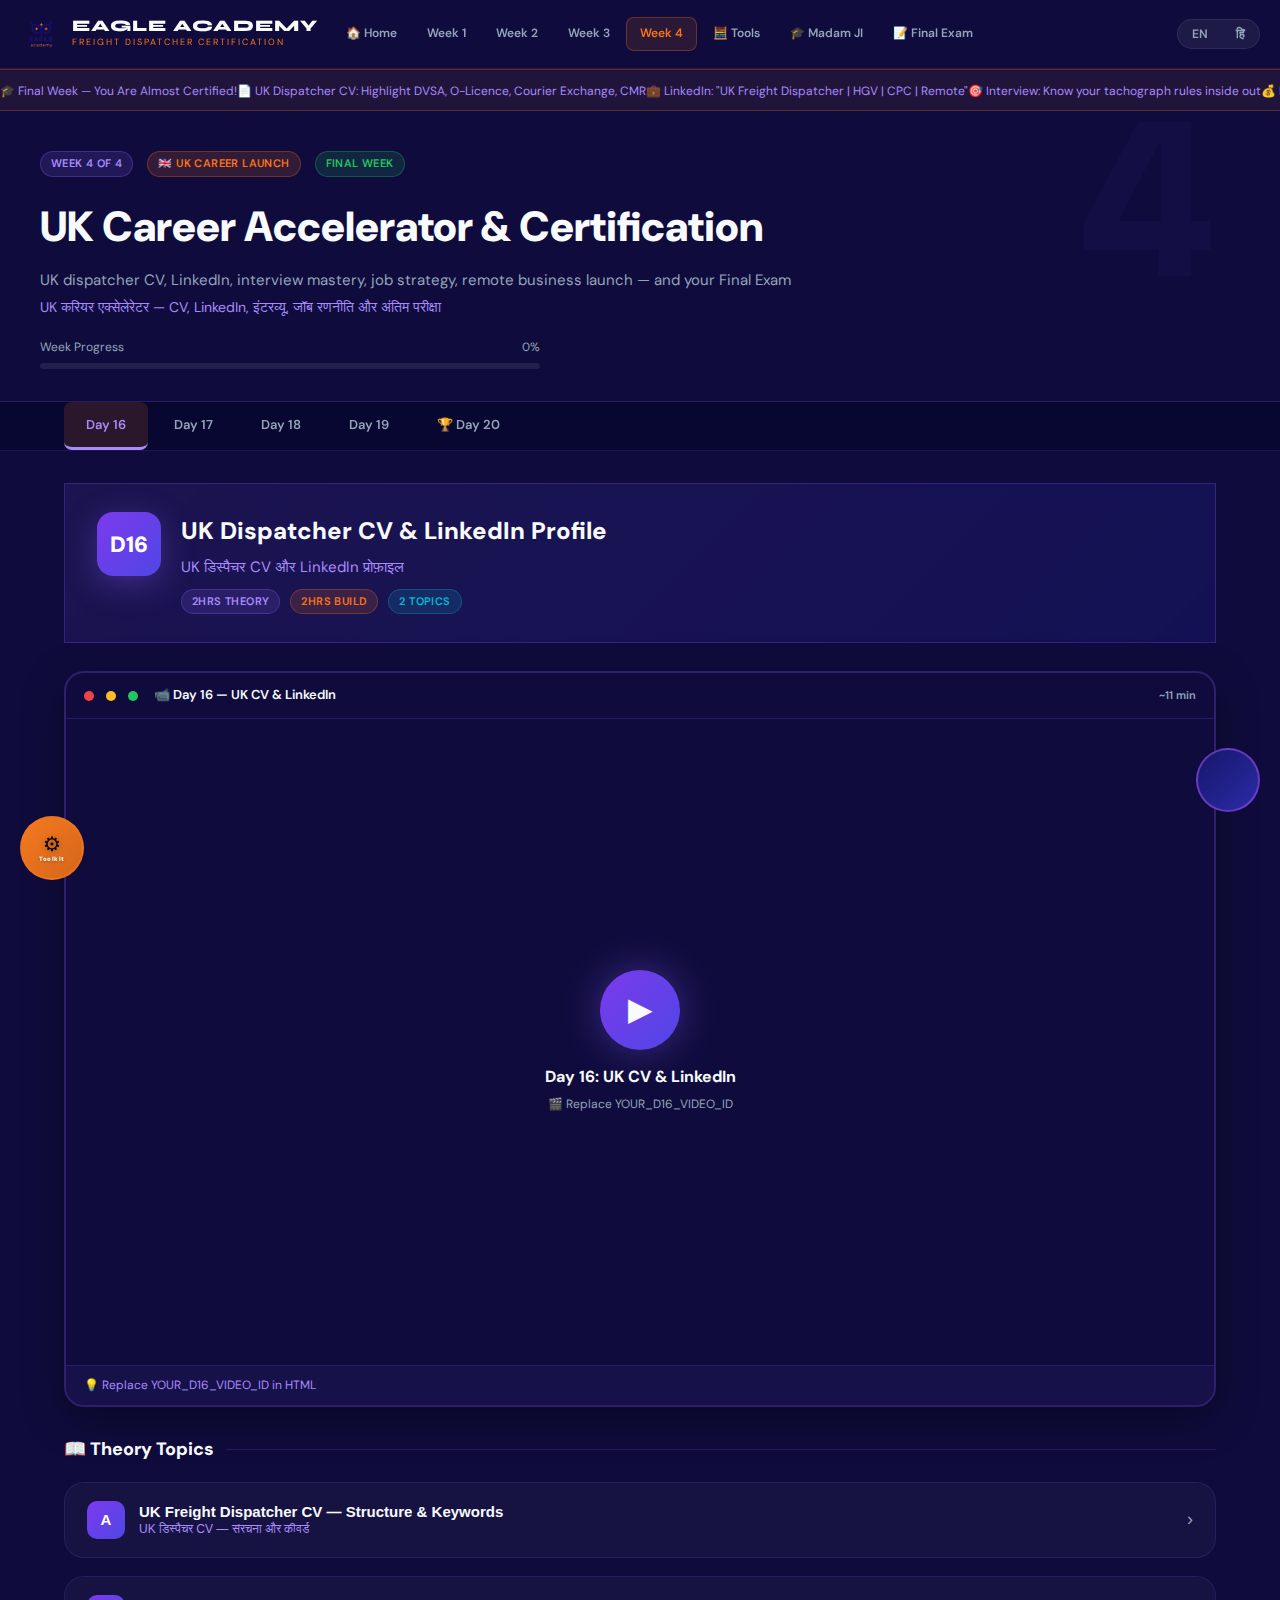
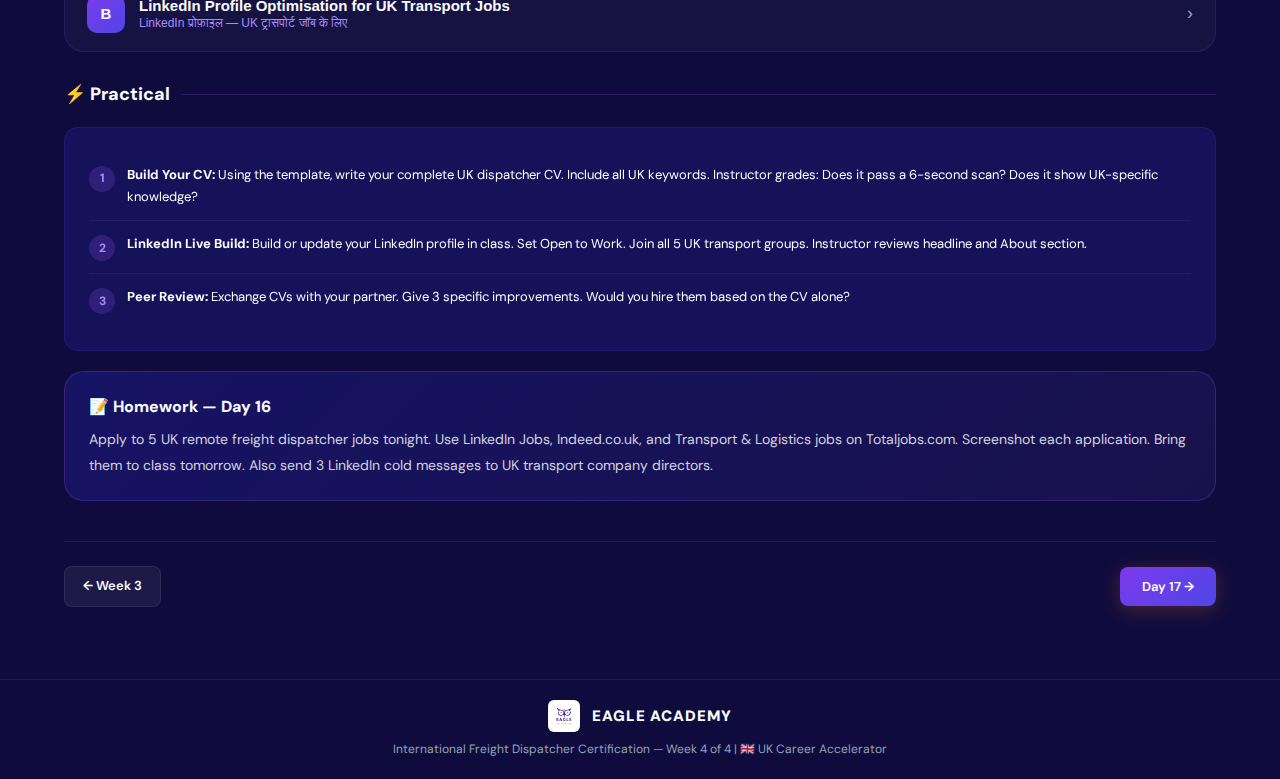
<file: week4.html>
<!DOCTYPE html>
<html lang="en">
<head>
<meta charset="UTF-8"/>
<meta name="viewport" content="width=device-width, initial-scale=1.0"/>
<title>Week 4 — UK Career Accelerator | Eagle Academy</title>
<link rel="stylesheet" href="assets/style.css"/>
<style>
.week-hero{background:linear-gradient(135deg,var(--navy-dark) 0%,var(--navy) 60%,rgba(139,92,246,0.1) 100%);border-bottom:1px solid rgba(139,92,246,0.2);padding:40px 24px 32px;position:relative;overflow:hidden}
.week-hero::before{content:'4';position:absolute;right:5%;top:-20px;font-size:220px;font-weight:900;color:rgba(139,92,246,0.04);line-height:1;pointer-events:none}
.week-hero-inner{max-width:1200px;margin:0 auto}
.day-tabs-wrap{background:rgba(8,7,48,0.9);border-bottom:1px solid rgba(139,92,246,0.15);position:sticky;top:68px;z-index:100;backdrop-filter:blur(12px)}
.day-tabs{max-width:1200px;margin:0 auto;padding:0 24px;display:flex;gap:4px;overflow-x:auto;scrollbar-width:none}
.day-tabs::-webkit-scrollbar{display:none}
.day-tab{padding:14px 22px;border:none;background:transparent;color:var(--grey);font-family:var(--font-main);font-size:13px;font-weight:600;cursor:pointer;transition:var(--transition);border-bottom:3px solid transparent;white-space:nowrap;flex-shrink:0}
.day-tab:hover{color:var(--white)}.day-tab.active{color:#a78bfa;border-bottom-color:#a78bfa}
.chk{color:var(--green);margin-left:5px}
.main-wrap{max-width:1200px;margin:0 auto;padding:32px 24px}
.day-panel{display:none}.day-panel.active{display:block;animation:fadeUp 0.4s ease}
.day-hero{background:linear-gradient(135deg,rgba(139,92,246,0.1),rgba(30,27,139,0.3));border:1px solid rgba(139,92,246,0.25);border-radius:var(--radius-xl);padding:28px 32px;margin-bottom:28px;display:flex;align-items:flex-start;gap:20px}
.dnum{width:64px;height:64px;border-radius:16px;background:linear-gradient(135deg,#7c3aed,#4f46e5);display:flex;align-items:center;justify-content:center;font-size:22px;font-weight:900;flex-shrink:0;box-shadow:0 8px 32px rgba(139,92,246,0.35);color:white}
.di h2{font-size:24px;font-weight:800;margin-bottom:4px}
.di .ht{color:#a78bfa;font-family:var(--font-hindi);font-size:15px}
.di .dm{display:flex;gap:10px;flex-wrap:wrap;margin-top:10px}
.sh{display:flex;align-items:center;gap:12px;margin:28px 0 18px}
.sh h3{font-size:18px;font-weight:800}.sl{flex:1;height:1px;background:rgba(139,92,246,0.2)}
.vb{margin-bottom:28px;border-radius:var(--radius-lg);overflow:hidden;border:2px solid rgba(139,92,246,0.25);box-shadow:0 12px 40px rgba(0,0,0,0.4)}
.vh{background:linear-gradient(90deg,var(--navy-dark),var(--navy));padding:12px 18px;display:flex;align-items:center;gap:8px;border-bottom:1px solid rgba(139,92,246,0.2);font-size:13px;font-weight:600}
.dot{width:10px;height:10px;border-radius:50%}
.vph{aspect-ratio:16/9;background:linear-gradient(135deg,var(--navy-dark),rgba(139,92,246,0.06));display:flex;flex-direction:column;align-items:center;justify-content:center;gap:14px;cursor:pointer}
.vph:hover{background:rgba(139,92,246,0.07)}
.pcirc{width:80px;height:80px;border-radius:50%;background:linear-gradient(135deg,#7c3aed,#4f46e5);display:flex;align-items:center;justify-content:center;font-size:32px;box-shadow:0 0 40px rgba(139,92,246,0.4);animation:pulseOrange 2.5s ease infinite}
.vnt{padding:10px 18px;background:rgba(139,92,246,0.07);border-top:1px solid rgba(139,92,246,0.15);font-size:12px;color:#a78bfa}
.tc{background:rgba(255,255,255,0.03);border:1px solid rgba(139,92,246,0.15);border-radius:var(--radius-lg);margin-bottom:18px;overflow:hidden}
.tt{width:100%;background:none;border:none;padding:18px 22px;cursor:pointer;display:flex;align-items:center;gap:14px;text-align:left;transition:var(--transition)}
.tt:hover{background:rgba(139,92,246,0.05)}
.tnum{width:38px;height:38px;border-radius:10px;background:linear-gradient(135deg,#7c3aed,#4f46e5);display:flex;align-items:center;justify-content:center;font-size:15px;font-weight:900;color:white;flex-shrink:0}
.ttx{flex:1}.ten{font-size:15px;font-weight:700;color:var(--white)}.thi{font-size:12px;color:#a78bfa;font-family:var(--font-hindi);margin-top:2px}
.tarr{font-size:18px;color:var(--grey);transition:transform 0.3s}
.tt.open .tarr{transform:rotate(90deg);color:#a78bfa}
.tbody{display:none;padding:0 22px 22px}.tbody.open{display:block;animation:fadeUp 0.3s ease}
.abar{display:flex;align-items:center;gap:8px;flex-wrap:wrap;padding:10px 14px;background:rgba(30,27,139,0.5);border:1px solid rgba(139,92,246,0.2);border-radius:var(--radius-md);margin-bottom:16px}
.ab{display:inline-flex;align-items:center;gap:5px;padding:6px 14px;border-radius:999px;border:none;cursor:pointer;font-size:12px;font-weight:600;font-family:var(--font-main);transition:var(--transition)}
.ab-en{background:rgba(139,92,246,0.15);color:#a78bfa;border:1px solid rgba(139,92,246,0.3)}.ab-en:hover,.ab-en.on{background:#7c3aed;color:white}
.ab-hi{background:rgba(251,191,36,0.15);color:var(--gold);border:1px solid rgba(251,191,36,0.3)}.ab-hi:hover,.ab-hi.on{background:var(--gold);color:#030418}
.ab-stop{background:rgba(239,68,68,0.12);color:var(--red);border:1px solid rgba(239,68,68,0.3)}.ab-stop:hover{background:var(--red);color:white}
.ab-tog{background:rgba(251,191,36,0.1);color:var(--gold);border:1px solid rgba(251,191,36,0.3)}
.cen{font-size:14px;line-height:1.9;color:rgba(255,255,255,0.85)}
.chi{display:none;font-size:15px;line-height:2;color:rgba(255,220,120,0.9);font-family:var(--font-hindi)}.chi.show{display:block;animation:fadeUp 0.3s ease}
.pbox{background:rgba(139,92,246,0.08);border-left:3px solid #7c3aed;padding:14px 18px;border-radius:0 var(--radius-md) var(--radius-md) 0;margin:12px 0;font-size:13px;line-height:1.8}
.gbox{background:rgba(34,197,94,0.08);border-left:3px solid var(--green);padding:14px 18px;border-radius:0 var(--radius-md) var(--radius-md) 0;margin:12px 0;font-size:13px;line-height:1.8}
.obox{background:rgba(244,121,32,0.08);border-left:3px solid var(--orange);padding:14px 18px;border-radius:0 var(--radius-md) var(--radius-md) 0;margin:12px 0;font-size:13px;line-height:1.8}
.hbox{background:rgba(6,182,212,0.08);border-left:3px solid var(--cyan);padding:14px 18px;border-radius:0 var(--radius-md) var(--radius-md) 0;margin:12px 0;font-size:13px;line-height:1.8}
.wbox{background:rgba(239,68,68,0.08);border:1px solid rgba(239,68,68,0.25);border-radius:var(--radius-md);padding:14px 18px;margin:12px 0;font-size:13px;line-height:1.8}
.sbox{background:rgba(30,27,139,0.5);border:1px solid rgba(99,102,241,0.3);border-radius:var(--radius-md);padding:16px 20px;margin:12px 0;font-size:13px;line-height:1.9;font-family:var(--font-mono)}
.kts{display:flex;flex-wrap:wrap;gap:8px;margin:12px 0}
.kt{background:rgba(30,27,139,0.6);border:1px solid rgba(99,102,241,0.3);border-radius:999px;padding:4px 14px;font-size:12px;font-weight:600;color:#a5b4fc;font-family:var(--font-mono)}
.pl{list-style:none;padding:0;margin:0}
.pl li{display:flex;gap:12px;align-items:flex-start;padding:12px 0;border-bottom:1px solid rgba(255,255,255,0.06);font-size:13px;line-height:1.7}
.pl li:last-child{border-bottom:none}
.pn{width:26px;height:26px;border-radius:50%;background:rgba(139,92,246,0.2);color:#a78bfa;display:flex;align-items:center;justify-content:center;font-size:12px;font-weight:700;flex-shrink:0;margin-top:2px}
.hwbox{background:linear-gradient(135deg,rgba(30,27,139,0.5),rgba(139,92,246,0.08));border:1px solid rgba(139,92,246,0.25);border-radius:var(--radius-lg);padding:22px 24px;margin-bottom:20px}
.hwbox h4{font-size:16px;font-weight:800;margin-bottom:8px}
.tquiz{margin-top:24px;background:rgba(30,27,139,0.4);border:1px solid rgba(99,102,241,0.3);border-radius:var(--radius-lg);overflow:hidden}
.qh{padding:14px 20px;background:rgba(30,27,139,0.6);display:flex;align-items:center;gap:10px;border-bottom:1px solid rgba(255,255,255,0.06)}
.qh h4{font-size:15px;font-weight:700}
.qbody{padding:20px}
.qi{margin-bottom:22px}.qi:last-child{margin-bottom:0}
.qt{font-size:14px;font-weight:600;margin-bottom:10px;line-height:1.6}
.qopts{display:flex;flex-direction:column;gap:8px}
.qo{width:100%;padding:10px 16px;text-align:left;background:rgba(255,255,255,0.04);border:1px solid rgba(255,255,255,0.1);border-radius:var(--radius-md);cursor:pointer;font-size:13px;color:var(--white);font-family:var(--font-main);transition:var(--transition)}
.qo:hover{border-color:#a78bfa;background:rgba(139,92,246,0.08)}
.qo.correct{border-color:var(--green)!important;background:rgba(34,197,94,0.15)!important;color:var(--green)}
.qo.wrong{border-color:var(--red)!important;background:rgba(239,68,68,0.15)!important;color:var(--red)}
.qo:disabled{cursor:default}
.qresult{display:none;padding:16px 20px;border-top:1px solid rgba(255,255,255,0.08);text-align:center}
.qresult.show{display:block;animation:fadeUp 0.3s ease}
.qscore{font-size:32px;font-weight:900}
.dnav{display:flex;justify-content:space-between;align-items:center;margin-top:40px;padding-top:24px;border-top:1px solid rgba(139,92,246,0.15)}

/* EXAM STYLES */
.exam-wrap{max-width:800px;margin:0 auto}
.exam-q{background:rgba(255,255,255,0.03);border:1px solid rgba(139,92,246,0.2);border-radius:var(--radius-lg);padding:22px;margin-bottom:16px}
.exam-q .qn{font-size:11px;color:#a78bfa;font-family:var(--font-mono);font-weight:700;margin-bottom:8px;text-transform:uppercase;letter-spacing:1px}
.exam-q .qt{font-size:14px;font-weight:700;margin-bottom:14px;line-height:1.6}
.exam-opts{display:grid;grid-template-columns:1fr 1fr;gap:8px}
@media(max-width:600px){.exam-opts{grid-template-columns:1fr}}
.exam-opt{padding:10px 14px;border-radius:var(--radius-md);border:1px solid rgba(255,255,255,0.1);background:rgba(255,255,255,0.03);cursor:pointer;font-size:13px;text-align:left;color:var(--white);transition:var(--transition);font-family:var(--font-main)}
.exam-opt:hover{border-color:#a78bfa;background:rgba(139,92,246,0.08)}
.exam-opt.sel{border-color:#7c3aed;background:rgba(139,92,246,0.15);color:#a78bfa}
.exam-opt.correct{border-color:var(--green)!important;background:rgba(34,197,94,0.15)!important;color:var(--green)!important}
.exam-opt.wrong{border-color:var(--red)!important;background:rgba(239,68,68,0.15)!important;color:var(--red)!important}
.exam-opt:disabled{cursor:default}
.exam-header{background:linear-gradient(135deg,rgba(139,92,246,0.15),rgba(30,27,139,0.4));border:1px solid rgba(139,92,246,0.3);border-radius:var(--radius-xl);padding:28px;margin-bottom:28px;text-align:center}
.exam-timer{font-family:var(--font-mono);font-size:48px;font-weight:900;color:#a78bfa}
.exam-result-box{background:linear-gradient(135deg,rgba(139,92,246,0.12),rgba(30,27,139,0.4));border:1px solid rgba(139,92,246,0.35);border-radius:var(--radius-xl);padding:32px;text-align:center;display:none}
.cert-badge{width:120px;height:120px;border-radius:50%;background:linear-gradient(135deg,#7c3aed,var(--orange));display:flex;align-items:center;justify-content:center;font-size:48px;margin:0 auto 20px;box-shadow:0 0 60px rgba(139,92,246,0.5)}

@media(max-width:640px){.day-hero{flex-direction:column;padding:20px}.main-wrap{padding:20px 16px}}
</style>
<style>
  /* Eagle Academy Brand Stripe */
  .site-header::after {
    content: '';
    position: absolute;
    bottom: -2px; left: 0; right: 0;
    height: 2px;
    background: linear-gradient(90deg, transparent 0%, #F47920 30%, #2B2BA8 60%, #F47920 80%, transparent 100%);
    opacity: 0.8;
  }
  /* Enhanced card borders with brand blue */
  .card {
    border-color: rgba(43,43,168,0.35) !important;
  }
  .card:hover {
    border-color: rgba(244,121,32,0.5) !important;
    box-shadow: 0 8px 32px rgba(0,0,0,0.4), 0 0 0 1px rgba(244,121,32,0.2) !important;
  }
  /* XP bar Eagle brand */
  .xp-fill {
    background: linear-gradient(90deg, #F47920, #2B2BA8) !important;
  }
</style>
</head>
<body>

<header class="ea-header">
  <div class="ea-header-inner">
    <a href="index.html" class="ea-logo">
      <img src="assets/logo.png" alt="Eagle Academy" onerror="this.style.display='none'"/>
      <div class="ea-logo-text"><div class="brand">EAGLE ACADEMY</div><div class="sub">Freight Dispatcher Certification</div></div>
    </a>
    <nav class="ea-nav">
      <a href="index.html" class="ea-nav-btn">🏠 Home</a>
      <a href="week1.html" class="ea-nav-btn">Week 1</a>
      <a href="week2.html" class="ea-nav-btn">Week 2</a>
      <a href="week3.html" class="ea-nav-btn">Week 3</a>
      <a href="week4.html" class="ea-nav-btn active">Week 4</a>
      <a href="tools.html" class="ea-nav-btn">🧮 Tools</a>
      <a href="madam-ji.html" class="ea-nav-btn">🎓 Madam JI</a>
      <a href="exam.html" class="ea-nav-btn">📝 Final Exam</a>
    </nav>
    <div class="lang-toggle">
      <button class="lang-btn active" onclick="setLang('en',this)">EN</button>
      <button class="lang-btn" onclick="setLang('hi',this)">हिं</button>
    </div>
  </div>
</header>

<div class="ticker-wrap"><div class="ticker-inner" id="tk" style="font-size:12px;color:#a78bfa;font-family:var(--font-mono)">
  <span>🎓 Final Week — You Are Almost Certified!</span><span>📄 UK Dispatcher CV: Highlight DVSA, O-Licence, Courier Exchange, CMR</span><span>💼 LinkedIn: "UK Freight Dispatcher | HGV | CPC | Remote"</span><span>🎯 Interview: Know your tachograph rules inside out</span><span>💰 Entry UK dispatcher: £28,000–38,000/year</span><span>🚀 Remote from India: £7,000–15,000/month at 10 vehicles</span><span>🏆 Eagle Academy Certified = Industry Credibility</span><span>📞 DVSA Helpline: 0300 123 9000</span><span>🎓 Final Week — You Are Almost Certified!</span><span>📄 UK Dispatcher CV: Highlight DVSA, O-Licence, Courier Exchange</span>
</div></div>

<section class="week-hero">
  <div class="week-hero-inner">
    <div style="display:flex;align-items:center;gap:14px;margin-bottom:16px">
      <span class="tag" style="background:rgba(139,92,246,0.15);color:#a78bfa;border:1px solid rgba(139,92,246,0.3)">Week 4 of 4</span>
      <span class="tag tag-orange">🇬🇧 UK Career Launch</span>
      <span class="tag tag-green">FINAL WEEK</span>
    </div>
    <h1 style="font-size:clamp(24px,4vw,42px);font-weight:900;margin-bottom:8px">UK Career Accelerator & Certification</h1>
    <p style="font-size:15px;color:var(--grey);margin-bottom:4px">UK dispatcher CV, LinkedIn, interview mastery, job strategy, remote business launch — and your Final Exam</p>
    <p style="font-size:14px;color:#a78bfa;font-family:var(--font-hindi)">UK करियर एक्सेलेरेटर — CV, LinkedIn, इंटरव्यू, जॉब रणनीति और अंतिम परीक्षा</p>
    <div style="margin-top:20px;max-width:500px">
      <div style="display:flex;justify-content:space-between;font-size:12px;color:var(--grey);margin-bottom:6px"><span>Week Progress</span><span id="wpct">0%</span></div>
      <div class="progress-track"><div class="progress-fill" id="wprog" style="width:0%;background:linear-gradient(90deg,#7c3aed,var(--orange))"></div></div>
    </div>
  </div>
</section>

<div class="day-tabs-wrap"><div class="day-tabs">
  <button class="day-tab active" onclick="showDay(16,this)">Day 16 <span id="c16" class="chk" style="display:none">✓</span></button>
  <button class="day-tab" onclick="showDay(17,this)">Day 17 <span id="c17" class="chk" style="display:none">✓</span></button>
  <button class="day-tab" onclick="showDay(18,this)">Day 18 <span id="c18" class="chk" style="display:none">✓</span></button>
  <button class="day-tab" onclick="showDay(19,this)">Day 19 <span id="c19" class="chk" style="display:none">✓</span></button>
  <button class="day-tab" onclick="showDay(20,this)">🏆 Day 20 <span id="c20" class="chk" style="display:none">✓</span></button>
</div></div>

<main class="main-wrap">

<!-- ═══ DAY 16: UK CV & LinkedIn ═══ -->
<div class="day-panel active" id="day16">
  <div class="day-hero fade-up">
    <div class="dnum">D16</div>
    <div class="di">
      <h2>UK Dispatcher CV & LinkedIn Profile</h2>
      <div class="ht">UK डिस्पैचर CV और LinkedIn प्रोफ़ाइल</div>
      <div class="dm"><span class="tag" style="background:rgba(139,92,246,0.15);color:#a78bfa;border:1px solid rgba(139,92,246,0.3)">2hrs Theory</span><span class="tag tag-orange">2hrs Build</span><span class="tag tag-cyan">2 Topics</span></div>
    </div>
  </div>
  <div class="vb fade-up delay-1"><div class="vh"><div class="dot" style="background:#ef4444"></div><div class="dot" style="background:#fbbf24;margin:0 4px"></div><div class="dot" style="background:#22c55e"></div><span style="margin-left:8px">📹 Day 16 — UK CV & LinkedIn</span><span style="margin-left:auto;font-size:11px;color:var(--grey)">~11 min</span></div><div class="vph" onclick="loadVid(this,'YOUR_D16_VIDEO_ID')"><div class="pcirc">▶</div><div style="text-align:center"><div style="font-size:16px;font-weight:700;margin-bottom:6px">Day 16: UK CV & LinkedIn</div><div style="font-size:12px;color:var(--grey);font-family:var(--font-mono)">🎬 Replace YOUR_D16_VIDEO_ID</div></div></div><div class="vnt">💡 Replace YOUR_D16_VIDEO_ID in HTML</div></div>
  <div class="sh"><h3>📖 Theory Topics</h3><div class="sl"></div></div>

  <!-- UK CV Structure -->
  <div class="tc" id="tc_16_1">
    <button class="tt" onclick="openT('tc_16_1',this)">
      <div class="tnum">A</div><div class="ttx"><div class="ten">UK Freight Dispatcher CV — Structure & Keywords</div><div class="thi">UK डिस्पैचर CV — संरचना और कीवर्ड</div></div><span class="tarr">›</span>
    </button>
    <div class="tbody" id="body_16_1">
      <div class="abar"><span style="font-size:11px;color:var(--grey);text-transform:uppercase;letter-spacing:1px;font-weight:600;margin-right:4px">🔊 Listen:</span>
        <button class="ab ab-en" onclick="spk('te_16_1',this,'en-GB')">▶ English</button>
        <button class="ab ab-hi" onclick="spk('th_16_1',this,'hi-IN')">▶ हिंदी</button>
        <button class="ab ab-stop" onclick="stopSpk()">⏹ Stop</button>
        <button class="ab ab-tog" onclick="togHi('chi_16_1')">हिं Toggle</button>
      </div>
      <div class="cen" id="te_16_1">
        <p>A UK dispatcher CV must speak the language of UK transport employers. UK recruiters spend <strong>6–8 seconds</strong> on a first scan. Your CV must show UK-specific knowledge immediately — DVSA, O-Licence, CMR, Courier Exchange — or it gets rejected.</p>
        <div class="pbox">
          <strong>📋 UK Dispatcher CV Structure:</strong><br/><br/>
          <strong>1. Header:</strong> Full name | Phone (UK number if possible) | Professional email | LinkedIn URL | Location (City, UK)<br/><br/>
          <strong>2. Professional Summary (4 lines max):</strong><br/>
          "Certified International Freight Dispatcher with comprehensive knowledge of UK transport legislation, DVSA compliance, drivers' hours regulations and tachograph law. Experienced in Courier Exchange, CMR documentation, pallet network operations, and multi-vehicle coordination. Eagle Academy Certified — ready for immediate placement."<br/><br/>
          <strong>3. Core Skills (keyword block — ATS scanners love this):</strong><br/>
          UK O-Licence Compliance | DVSA Regulations | Drivers' Hours (EU) | Tachograph Analysis | CMR Notes | Courier Exchange (CX) | Haulage Exchange | Curtainsider & HGV Operations | Pallet Networks (Palletforce/Pall-Ex/TPN) | Rate Negotiation | Fleet KPI Tracking | Vehicle Utilisation | Empty Running Reduction | TMS (Mandata/Loadmaster) | Google Workspace<br/><br/>
          <strong>4. Training & Certification:</strong><br/>
          Eagle Academy — International Freight Dispatcher Certification (4 weeks, 80 hours)<br/>
          Modules: UK Transport Law | Drivers' Hours & Tachograph | CMR Documentation | Courier Exchange | UK Pallet Networks | KPI Management | Dispatch Business Operations<br/><br/>
          <strong>5. Practical Experience (from course simulations):</strong><br/>
          Multi-vehicle dispatch simulations (3 vehicles simultaneously) | Courier Exchange load negotiations | UK compliance documentation | Pallet network coordination | Driver check-call protocols | Detention and delay management<br/><br/>
          <strong>6. Education | Languages | References on request</strong>
        </div>
        <div class="gbox">
          <strong>🎯 UK CV Golden Rules:</strong><br/>
          • Maximum 2 pages (1 page preferred for entry level)<br/>
          • No photo (UK CVs never include photos — different from India)<br/>
          • No date of birth (illegal to discriminate by age in UK)<br/>
          • Use British English spellings: organisation, licence, colour, behaviour<br/>
          • Save as PDF named: Firstname_Lastname_Dispatcher_CV.pdf<br/>
          • Tailor the first 3 lines to match the job description keywords exactly
        </div>
        <div class="wbox"><strong>⚠️ Common Mistakes by Indian Applicants:</strong><br/>
          Including a photo | Using American spellings (license instead of licence) | Date of birth on CV | Listing irrelevant qualifications | Generic summary that doesn't mention UK-specific knowledge
        </div>
        <div class="kts"><span class="kt">ATS Keywords</span><span class="kt">UK O-Licence</span><span class="kt">CMR Notes</span><span class="kt">Courier Exchange</span><span class="kt">British English</span></div>
      </div>
      <div class="chi" id="chi_16_1"><div id="th_16_1">
        <div class="pbox"><strong>UK CV के नियम:</strong> अधिकतम 2 पेज | कोई फोटो नहीं (UK में फोटो नहीं लगाते) | जन्मतिथि नहीं | British spelling (licence, organisation) | PDF में सेव करें।</div>
        <div class="gbox"><strong>Professional Summary में:</strong> DVSA, O-Licence, CMR, Courier Exchange, पैलेट नेटवर्क — ये UK-specific keywords डालें। Eagle Academy Certificate का उल्लेख करें।</div>
        <div class="wbox"><strong>भारतीय आवेदकों की गलतियाँ:</strong> फोटो लगाना | American spelling (license) | जन्मतिथि देना | UK से असंबंधित योग्यताएं</div>
      </div></div>
      <div class="tquiz">
        <div class="qh"><span>🧠</span><h4>Quick Check — UK CV</h4><span style="margin-left:auto" class="tag" style="background:rgba(139,92,246,0.15);color:#a78bfa">3 Qs</span></div>
        <div class="qbody" id="qb_16_1">
          <div class="qi"><div class="qt">1. Should a UK CV include your photograph?</div><div class="qopts">
            <button class="qo" onclick="ans(this,'qb_16_1','q1',false)">A. Yes — always include a professional headshot</button>
            <button class="qo" onclick="ans(this,'qb_16_1','q1',true)">B. No — UK CVs never include photos</button>
            <button class="qo" onclick="ans(this,'qb_16_1','q1',false)">C. Only for senior positions</button>
          </div></div>
          <div class="qi"><div class="qt">2. Which spelling is correct on a UK CV?</div><div class="qopts">
            <button class="qo" onclick="ans(this,'qb_16_1','q2',false)">A. "Driver's license" (American spelling)</button>
            <button class="qo" onclick="ans(this,'qb_16_1','q2',true)">B. "Driver's licence" (British spelling)</button>
            <button class="qo" onclick="ans(this,'qb_16_1','q2',false)">C. Either is fine</button>
          </div></div>
          <div class="qi"><div class="qt">3. What makes a UK transport dispatcher CV stand out immediately?</div><div class="qopts">
            <button class="qo" onclick="ans(this,'qb_16_1','q3',false)">A. A colourful design with lots of graphics</button>
            <button class="qo" onclick="ans(this,'qb_16_1','q3',false)">B. Listing as many previous jobs as possible</button>
            <button class="qo" onclick="ans(this,'qb_16_1','q3',true)">C. UK-specific keywords: DVSA, O-Licence, CMR, Courier Exchange, tachograph in the first section</button>
          </div></div>
        </div>
        <div class="qresult" id="qr_16_1"><div class="qscore" id="qs_16_1"></div><div id="qm_16_1" style="font-size:14px;color:var(--grey);margin:6px 0"></div><button class="btn btn-outline btn-sm" onclick="retake('qb_16_1','qr_16_1','qs_16_1','qm_16_1')">↩ Retake</button></div>
      </div>
    </div>
  </div>

  <!-- LinkedIn -->
  <div class="tc" id="tc_16_2">
    <button class="tt" onclick="openT('tc_16_2',this)">
      <div class="tnum">B</div><div class="ttx"><div class="ten">LinkedIn Profile Optimisation for UK Transport Jobs</div><div class="thi">LinkedIn प्रोफ़ाइल — UK ट्रांसपोर्ट जॉब के लिए</div></div><span class="tarr">›</span>
    </button>
    <div class="tbody" id="body_16_2">
      <div class="abar"><span style="font-size:11px;color:var(--grey);text-transform:uppercase;letter-spacing:1px;font-weight:600;margin-right:4px">🔊 Listen:</span>
        <button class="ab ab-en" onclick="spk('te_16_2',this,'en-GB')">▶ English</button>
        <button class="ab ab-hi" onclick="spk('th_16_2',this,'hi-IN')">▶ हिंदी</button>
        <button class="ab ab-stop" onclick="stopSpk()">⏹ Stop</button>
        <button class="ab ab-tog" onclick="togHi('chi_16_2')">हिं Toggle</button>
      </div>
      <div class="cen" id="te_16_2">
        <div class="pbox">
          <strong>💼 LinkedIn Headline (the single most important line):</strong><br/>
          <em>"UK Freight Dispatcher | DVSA Compliance | Courier Exchange | CMR | HGV | Remote | Eagle Academy Certified"</em><br/><br/>
          This headline contains every keyword a UK transport recruiter searches for. It tells them: you know UK law, you know the tools, you're available remotely, you're certified.
        </div>
        <div class="gbox">
          <strong>🖼️ Profile Optimisation Checklist:</strong><br/>
          ✅ Professional headshot (clear background, professional clothing)<br/>
          ✅ Banner image: UK motorway/truck photo or Eagle Academy branding<br/>
          ✅ Headline: All UK transport keywords<br/>
          ✅ Open to Work: Set to "Remote" and "Freight Dispatcher" / "Transport Coordinator"<br/>
          ✅ About section: 3 paragraphs — who you are, UK knowledge, what you offer<br/>
          ✅ Featured: Upload your Eagle Academy certificate<br/>
          ✅ Skills: DVSA compliance, O-Licence, CMR documentation, Courier Exchange, tachograph, fleet management, rate negotiation<br/>
          ✅ Certifications: Eagle Academy — International Freight Dispatcher<br/>
          ✅ Languages: English (Professional), Hindi (Native)
        </div>
        <div class="obox">
          <strong>🔍 UK Transport LinkedIn Groups to Join:</strong><br/>
          • "UK Road Transport & Logistics Professionals"<br/>
          • "HGV Owner Operators UK"<br/>
          • "UK Freight & Logistics Network"<br/>
          • "Transport Manager CPC UK"<br/>
          • "British International Freight Association (BIFA)"<br/><br/>
          Join all 5, comment on 2 posts per week — LinkedIn's algorithm will show your profile to more UK recruiters automatically.
        </div>
        <div class="hbox">
          <strong>📨 LinkedIn Cold Outreach to UK Carriers:</strong><br/>
          "Hi [Name], I'm an Eagle Academy certified freight dispatcher specialising in UK HGV operations. I help owner-operators and small fleets find consistent CX loads, manage compliance, and reduce empty running — remotely from India during UK business hours (I'm GMT+5:30).<br/><br/>
          Would you be open to a 10-minute call to explore if I can help your operation?"<br/><br/>
          Send to: UK haulage company directors, transport managers, fleet owners on LinkedIn.
        </div>
        <div class="kts"><span class="kt">LinkedIn Headline</span><span class="kt">Open to Work</span><span class="kt">UK Groups</span><span class="kt">Eagle Academy Certificate</span><span class="kt">Cold Outreach</span></div>
      </div>
      <div class="chi" id="chi_16_2"><div id="th_16_2">
        <div class="pbox"><strong>LinkedIn Headline:</strong> "UK Freight Dispatcher | DVSA | Courier Exchange | CMR | HGV | Remote | Eagle Academy Certified" — इसमें सभी UK transport keywords हैं।</div>
        <div class="gbox"><strong>5 UK LinkedIn Groups:</strong> UK Road Transport & Logistics | HGV Owner Operators UK | UK Freight & Logistics Network — सभी join करें और हफ्ते में 2 posts पर comment करें।</div>
      </div></div>
    </div>
  </div>

  <div class="sh"><h3>⚡ Practical</h3><div class="sl"></div></div>
  <div class="card" style="padding:24px;margin-bottom:20px"><ul class="pl">
    <li><div class="pn">1</div><div><strong>Build Your CV:</strong> Using the template, write your complete UK dispatcher CV. Include all UK keywords. Instructor grades: Does it pass a 6-second scan? Does it show UK-specific knowledge?</div></li>
    <li><div class="pn">2</div><div><strong>LinkedIn Live Build:</strong> Build or update your LinkedIn profile in class. Set Open to Work. Join all 5 UK transport groups. Instructor reviews headline and About section.</div></li>
    <li><div class="pn">3</div><div><strong>Peer Review:</strong> Exchange CVs with your partner. Give 3 specific improvements. Would you hire them based on the CV alone?</div></li>
  </ul></div>
  <div class="hwbox"><h4>📝 Homework — Day 16</h4><p style="font-size:14px;line-height:1.8;color:rgba(255,255,255,0.82)">Apply to 5 UK remote freight dispatcher jobs tonight. Use LinkedIn Jobs, Indeed.co.uk, and Transport & Logistics jobs on Totaljobs.com. Screenshot each application. Bring them to class tomorrow. Also send 3 LinkedIn cold messages to UK transport company directors.</p></div>
  <div class="dnav"><a href="week3.html" class="btn btn-ghost">← Week 3</a><button class="btn btn-primary" style="background:linear-gradient(135deg,#7c3aed,#4f46e5)" onclick="markDay(16);showDay(17,document.querySelectorAll('.day-tab')[1])">Day 17 →</button></div>
</div>

<!-- ═══ DAY 17: Interview Mastery ═══ -->
<div class="day-panel" id="day17">
  <div class="day-hero fade-up">
    <div class="dnum">D17</div>
    <div class="di">
      <h2>UK Transport Interview Mastery</h2>
      <div class="ht">UK ट्रांसपोर्ट इंटरव्यू में महारत</div>
      <div class="dm"><span class="tag" style="background:rgba(139,92,246,0.15);color:#a78bfa;border:1px solid rgba(139,92,246,0.3)">Full Day Practice</span><span class="tag tag-orange">Roleplay</span></div>
    </div>
  </div>
  <div class="vb fade-up delay-1"><div class="vh"><div class="dot" style="background:#ef4444"></div><div class="dot" style="background:#fbbf24;margin:0 4px"></div><div class="dot" style="background:#22c55e"></div><span style="margin-left:8px">📹 Day 17 — Interview Mastery</span><span style="margin-left:auto;font-size:11px;color:var(--grey)">~12 min</span></div><div class="vph" onclick="loadVid(this,'YOUR_D17_VIDEO_ID')"><div class="pcirc">▶</div><div style="text-align:center"><div style="font-size:16px;font-weight:700;margin-bottom:6px">Day 17: Interview Mastery</div><div style="font-size:12px;color:var(--grey);font-family:var(--font-mono)">🎬 Replace YOUR_D17_VIDEO_ID</div></div></div><div class="vnt">💡 Replace YOUR_D17_VIDEO_ID</div></div>
  <div class="sh"><h3>🎯 UK Transport Interview Questions</h3><div class="sl"></div></div>

  <div class="tc" id="tc_17_1">
    <button class="tt" onclick="openT('tc_17_1',this)">
      <div class="tnum">A</div><div class="ttx"><div class="ten">Top 12 UK Dispatcher Interview Questions & Model Answers</div><div class="thi">12 सबसे महत्वपूर्ण UK इंटरव्यू प्रश्न और उत्तर</div></div><span class="tarr">›</span>
    </button>
    <div class="tbody" id="body_17_1">
      <div class="abar"><span style="font-size:11px;color:var(--grey);text-transform:uppercase;letter-spacing:1px;font-weight:600;margin-right:4px">🔊 Listen:</span>
        <button class="ab ab-en" onclick="spk('te_17_1',this,'en-GB')">▶ English</button>
        <button class="ab ab-hi" onclick="spk('th_17_1',this,'hi-IN')">▶ हिंदी</button>
        <button class="ab ab-stop" onclick="stopSpk()">⏹ Stop</button>
        <button class="ab ab-tog" onclick="togHi('chi_17_1')">हिं Toggle</button>
      </div>
      <div class="cen" id="te_17_1">
        <div class="pbox">
          <strong>Q1: "What do you know about UK Operator Licensing?"</strong><br/>
          Model Answer: "An Operator's Licence is issued by the Traffic Commissioner and regulated by DVSA. There are three types — Restricted for own goods only, Standard National for carrying hire goods within the UK, and Standard International for cross-border work. Every carrier operating HGVs over 3.5 tonnes commercially must hold a valid O-Licence. As a dispatcher I always verify the carrier's licence is active and appropriate for the load before dispatching."
        </div>
        <div class="pbox">
          <strong>Q2: "Walk me through UK drivers' hours rules."</strong><br/>
          Model Answer: "The key rules are: maximum 9 hours driving daily — extendable to 10 hours twice per week. After 4.5 hours continuous driving, the driver must take a mandatory 45-minute break, which can be split into 15 then 30 minutes. The weekly driving limit is 56 hours and the fortnightly limit is 90 hours. Minimum daily rest is 11 hours. Everything is recorded on the tachograph, and DVSA can request data at any time. I plan all loads within these windows and always ask drivers their remaining hours before assigning a new load."
        </div>
        <div class="pbox">
          <strong>Q3: "What is a CMR Note and when do you use it?"</strong><br/>
          Model Answer: "A CMR Note is the legally required document for all international road freight movements. It's required for any load crossing national boundaries — including UK to EU post-Brexit. It must be issued in at least three originals — one for the sender, one travels with the goods, and one the carrier keeps. It contains sender and consignee details, cargo description, carrier information, and both parties' signatures. For UK domestic loads, we use a consignment note or delivery note instead."
        </div>
        <div class="pbox">
          <strong>Q4: "How do you use Courier Exchange?"</strong><br/>
          Model Answer: "Courier Exchange is the UK's largest freight exchange. I use it to search for available loads by postcode, vehicle type, and date. I check the member's credit rating before accepting work — similar to how you'd check a broker's score on DAT in the US market. I also post available vehicles when my carrier has capacity. I understand the importance of maintaining a strong CX rating through on-time collections, reliable communication, and professional documentation."
        </div>
        <div class="pbox">
          <strong>Q5: "A driver has been waiting 3 hours at a shipper. What do you do?"</strong><br/>
          Model Answer: "First I confirm the exact arrival time from the driver and document it. Detention pay starts after 2 free hours, so 1 hour is already billable. I call the shipper immediately to get an ETA for loading. I notify the broker or customer in writing. I check whether the delay will affect the driver's legal hours window and whether the delivery can still be completed legally today. If tachograph hours won't allow a legal completion, I proactively communicate a new ETA. I claim detention in writing within 24 hours of delivery."
        </div>
        <div class="gbox">
          <strong>Q6: "What is your minimum acceptable rate for a UK HGV load?"</strong><br/>
          Model Answer: "I calculate this based on cost-per-mile. A typical UK HGV has operating costs of around £1.20–1.80 per mile including fuel, driver, insurance, and vehicle finance. I target a minimum revenue of £2.50 per mile to ensure the carrier is profitable after costs. For a curtainsider on a 250-mile London to Manchester run, that means I need at least £625 minimum — I'd target £800–950."
        </div>
        <div class="pbox">
          <strong>Q7–12 Quick Fire Questions:</strong><br/>
          Q7: "What does DVSA stand for?" → Driver and Vehicle Standards Agency<br/>
          Q8: "Name 3 UK pallet networks." → Palletforce, Pall-Ex, TPN, Palletways<br/>
          Q9: "What is trunking?" → Moving pallets overnight from local depot to central hub<br/>
          Q10: "What does empty running mean?" → Miles driven without a load. Target under 15%.<br/>
          Q11: "Name 2 UK logistics companies." → DHL Supply Chain, XPO, Wincanton, Eddie Stobart<br/>
          Q12: "What is a tachograph mode 'H'?" → Other work — loading, paperwork (not rest, not driving)
        </div>
        <div class="kts"><span class="kt">O-Licence Answer</span><span class="kt">Drivers Hours Answer</span><span class="kt">CMR Answer</span><span class="kt">CX Answer</span><span class="kt">STAR Method</span></div>
      </div>
      <div class="chi" id="chi_17_1"><div id="th_17_1">
        <div class="pbox"><strong>इंटरव्यू की तैयारी:</strong> ये 12 प्रश्न UK ट्रांसपोर्ट इंटरव्यू में हमेशा आते हैं। हर उत्तर में UK-specific terms का उपयोग करें: O-Licence, DVSA, CMR, CX, तachograph।</div>
        <div class="gbox"><strong>STAR Method:</strong> Situation (स्थिति) → Task (काम) → Action (कार्रवाई) → Result (परिणाम) — हर scenario प्रश्न का उत्तर इसी तरह दें।</div>
      </div></div>
      <div class="tquiz">
        <div class="qh"><span>🧠</span><h4>Interview Prep Check</h4><span style="margin-left:auto" class="tag tag-green">4 Qs</span></div>
        <div class="qbody" id="qb_17_1">
          <div class="qi"><div class="qt">1. Interviewer: "Walk me through drivers' hours." Your first sentence should be:</div><div class="qopts">
            <button class="qo" onclick="ans(this,'qb_17_1','q1',false)">A. "I'm not sure of the exact rules..."</button>
            <button class="qo" onclick="ans(this,'qb_17_1','q1',true)">B. "The key rules are: maximum 9 hours driving daily — extendable to 10 hours twice per week..."</button>
            <button class="qo" onclick="ans(this,'qb_17_1','q1',false)">C. "It depends on which country..."</button>
          </div></div>
          <div class="qi"><div class="qt">2. "Name 3 UK pallet networks." Correct answer:</div><div class="qopts">
            <button class="qo" onclick="ans(this,'qb_17_1','q2',false)">A. DAT, Courier Exchange, Transcore</button>
            <button class="qo" onclick="ans(this,'qb_17_1','q2',true)">B. Palletforce, Pall-Ex, TPN (and Palletways)</button>
            <button class="qo" onclick="ans(this,'qb_17_1','q2',false)">C. DHL, XPO, Wincanton</button>
          </div></div>
          <div class="qi"><div class="qt">3. "What is your minimum acceptable rate for a UK HGV load?" Best answer starts with:</div><div class="qopts">
            <button class="qo" onclick="ans(this,'qb_17_1','q3',false)">A. "Whatever the market offers"</button>
            <button class="qo" onclick="ans(this,'qb_17_1','q3',true)">B. "I calculate based on cost-per-mile — UK HGV operating costs are £1.20–1.80/mile so I target minimum £2.50 revenue per mile..."</button>
            <button class="qo" onclick="ans(this,'qb_17_1','q3',false)">C. "I don't discuss rates in interviews"</button>
          </div></div>
          <div class="qi"><div class="qt">4. Tachograph mode "H" means:</div><div class="qopts">
            <button class="qo" onclick="ans(this,'qb_17_1','q4',false)">A. Rest</button>
            <button class="qo" onclick="ans(this,'qb_17_1','q4',false)">B. Driving</button>
            <button class="qo" onclick="ans(this,'qb_17_1','q4',true)">C. Other Work — loading, paperwork, waiting at a job</button>
            <button class="qo" onclick="ans(this,'qb_17_1','q4',false)">D. Hazmat mode</button>
          </div></div>
        </div>
        <div class="qresult" id="qr_17_1"><div class="qscore" id="qs_17_1"></div><div id="qm_17_1" style="font-size:14px;color:var(--grey);margin:6px 0"></div><button class="btn btn-outline btn-sm" onclick="retake('qb_17_1','qr_17_1','qs_17_1','qm_17_1')">↩ Retake</button></div>
      </div>
    </div>
  </div>

  <div class="sh"><h3>⚡ Practical</h3><div class="sl"></div></div>
  <div class="card" style="padding:24px;margin-bottom:20px"><ul class="pl">
    <li><div class="pn">1</div><div><strong>Mock Interview Round 1:</strong> 30 minutes, all 12 questions. Instructor scores each answer out of 3. Minimum pass: 28/36. Below that = retake tonight.</div></li>
    <li><div class="pn">2</div><div><strong>Mock Interview Round 2:</strong> Scenario-based. Instructor plays a Transport Manager at a busy UK haulier. Students must handle: breakdown mid-load, a drivers' hours question, and a rate negotiation challenge.</div></li>
    <li><div class="pn">3</div><div><strong>Video Interview:</strong> Record 60-second answer to "Tell me about yourself as a UK freight dispatcher." Watch it back. Grade: clarity, confidence, UK knowledge demonstrated.</div></li>
  </ul></div>
  <div class="hwbox"><h4>📝 Homework — Day 17</h4><p style="font-size:14px;line-height:1.8;color:rgba(255,255,255,0.82)">Record yourself answering all 12 interview questions. Time yourself — each answer should be 45–90 seconds. Listen back critically. Which answers sound confident? Which need work? Repeat until all 12 are smooth and natural. This is your final preparation before the exam.</p></div>
  <div class="dnav"><button class="btn btn-ghost" onclick="showDay(16,document.querySelectorAll('.day-tab')[0])">← Day 16</button><button class="btn btn-primary" style="background:linear-gradient(135deg,#7c3aed,#4f46e5)" onclick="markDay(17);showDay(18,document.querySelectorAll('.day-tab')[2])">Day 18 →</button></div>
</div>

<!-- ═══ DAY 18: UK Job Strategy & Freelance Launch ═══ -->
<div class="day-panel" id="day18">
  <div class="day-hero fade-up">
    <div class="dnum">D18</div>
    <div class="di">
      <h2>UK Job Strategy, Remote Work & Freelance Launch</h2>
      <div class="ht">UK जॉब रणनीति, रिमोट काम और फ्रीलांस लॉन्च</div>
      <div class="dm"><span class="tag" style="background:rgba(139,92,246,0.15);color:#a78bfa;border:1px solid rgba(139,92,246,0.3)">2hrs Theory</span><span class="tag tag-orange">2hrs Action</span></div>
    </div>
  </div>
  <div class="vb fade-up delay-1"><div class="vh"><div class="dot" style="background:#ef4444"></div><div class="dot" style="background:#fbbf24;margin:0 4px"></div><div class="dot" style="background:#22c55e"></div><span style="margin-left:8px">📹 Day 18 — Job Strategy & Launch</span><span style="margin-left:auto;font-size:11px;color:var(--grey)">~11 min</span></div><div class="vph" onclick="loadVid(this,'YOUR_D18_VIDEO_ID')"><div class="pcirc">▶</div><div style="text-align:center"><div style="font-size:16px;font-weight:700;margin-bottom:6px">Day 18: UK Job Strategy</div><div style="font-size:12px;color:var(--grey);font-family:var(--font-mono)">🎬 Replace YOUR_D18_VIDEO_ID</div></div></div><div class="vnt">💡 Replace YOUR_D18_VIDEO_ID</div></div>
  <div class="sh"><h3>📖 Theory Topics</h3><div class="sl"></div></div>

  <div class="tc" id="tc_18_1">
    <button class="tt" onclick="openT('tc_18_1',this)">
      <div class="tnum">A</div><div class="ttx"><div class="ten">UK Remote Dispatcher Salary & Job Platforms</div><div class="thi">UK रिमोट डिस्पैचर वेतन और जॉब प्लेटफॉर्म</div></div><span class="tarr">›</span>
    </button>
    <div class="tbody" id="body_18_1">
      <div class="abar"><span style="font-size:11px;color:var(--grey);text-transform:uppercase;letter-spacing:1px;font-weight:600;margin-right:4px">🔊 Listen:</span>
        <button class="ab ab-en" onclick="spk('te_18_1',this,'en-GB')">▶ English</button>
        <button class="ab ab-hi" onclick="spk('th_18_1',this,'hi-IN')">▶ हिंदी</button>
        <button class="ab ab-stop" onclick="stopSpk()">⏹ Stop</button>
        <button class="ab ab-tog" onclick="togHi('chi_18_1')">हिं Toggle</button>
      </div>
      <div class="cen" id="te_18_1">
        <div class="gbox">
          <strong>💷 UK Dispatcher Salary Ranges (2025–26):</strong><br/>
          Entry-level Transport Coordinator: £24,000–32,000/year<br/>
          Experienced Freight Dispatcher: £32,000–45,000/year<br/>
          Senior Transport Planner: £42,000–58,000/year<br/>
          Remote dispatcher (India, UK carrier): £8,000–18,000/year equivalent (from India costs)<br/><br/>
          <strong>Self-employed from India (10 vehicles, 8% commission):</strong> £120,000–180,000/year gross → Your cut: £9,600–14,400/year → converted: ₹10–15 lakh/month 🚀
        </div>
        <div class="obox">
          <strong>🔍 Best UK Job Platforms for Dispatchers:</strong><br/>
          <strong>LinkedIn Jobs:</strong> Search "freight dispatcher remote" | "transport coordinator remote" | "logistics planner UK"<br/>
          <strong>Indeed.co.uk:</strong> Strong for UK logistics. Filter by "Remote" location.<br/>
          <strong>Totaljobs.com:</strong> Large UK-specific job board. Strong in transport & logistics.<br/>
          <strong>CV-Library.co.uk:</strong> UK-only job board. Good for transport roles.<br/>
          <strong>Reed.co.uk:</strong> Strong general UK jobs board with good logistics section.<br/>
          <strong>Direct approach:</strong> Email transport managers at UK hauliers directly — more effective than job boards for remote roles.
        </div>
        <div class="pbox">
          <strong>📧 Direct Email to UK Transport Manager (Template):</strong><br/>
          Subject: Remote Freight Dispatcher — Eagle Academy Certified — Available Immediately<br/><br/>
          Dear [Name/Hiring Manager],<br/><br/>
          I am an Eagle Academy certified freight dispatcher with comprehensive knowledge of UK transport law including DVSA compliance, O-Licence requirements, drivers' hours regulations, and CMR documentation. I am experienced with Courier Exchange, UK pallet networks, and multi-vehicle fleet coordination.<br/><br/>
          I am based in India (GMT+5:30) which aligns well with UK business hours, and I work remotely for UK carriers and logistics companies. I am immediately available and have a dedicated workspace with fast broadband and a UK phone number.<br/><br/>
          I would welcome a brief conversation about how I can support your operation. My CV and Eagle Academy certificate are attached.<br/><br/>
          Kind regards, [Your Name]
        </div>
        <div class="kts"><span class="kt">Indeed.co.uk</span><span class="kt">Totaljobs</span><span class="kt">CV-Library</span><span class="kt">Direct Email</span><span class="kt">Remote UK</span></div>
      </div>
      <div class="chi" id="chi_18_1"><div id="th_18_1">
        <div class="gbox"><strong>UK वेतन:</strong> Entry: £24,000–32,000/वर्ष | अनुभवी: £32,000–45,000/वर्ष | भारत से स्व-रोजगार (10 वाहन): ₹10–15 लाख/माह 🚀</div>
        <div class="obox"><strong>UK जॉब प्लेटफॉर्म:</strong> LinkedIn Jobs | Indeed.co.uk | Totaljobs.com | CV-Library.co.uk | Reed.co.uk | सीधा ईमेल</div>
      </div></div>
      <div class="tquiz">
        <div class="qh"><span>🧠</span><h4>Quick Check — Job Strategy</h4><span style="margin-left:auto" class="tag tag-green">3 Qs</span></div>
        <div class="qbody" id="qb_18_1">
          <div class="qi"><div class="qt">1. Which is the best UK-specific job board for transport roles?</div><div class="qopts">
            <button class="qo" onclick="ans(this,'qb_18_1','q1',false)">A. ZipRecruiter</button>
            <button class="qo" onclick="ans(this,'qb_18_1','q1',true)">B. Totaljobs.com or CV-Library.co.uk</button>
            <button class="qo" onclick="ans(this,'qb_18_1','q1',false)">C. Craigslist</button>
          </div></div>
          <div class="qi"><div class="qt">2. A self-employed dispatcher managing 10 UK vehicles at 8% commission (avg £1,200/load, 4 loads/week each) earns approximately per month:</div><div class="qopts">
            <button class="qo" onclick="ans(this,'qb_18_1','q2',false)">A. £500/month</button>
            <button class="qo" onclick="ans(this,'qb_18_1','q2',false)">B. £2,000/month</button>
            <button class="qo" onclick="ans(this,'qb_18_1','q2',true)">C. £15,360/month gross (10 × 4 loads × £1,200 × 8% × 4 weeks)</button>
          </div></div>
          <div class="qi"><div class="qt">3. Why does India (GMT+5:30) work well for UK dispatching?</div><div class="qopts">
            <button class="qo" onclick="ans(this,'qb_18_1','q3',false)">A. UK and India are in the same time zone</button>
            <button class="qo" onclick="ans(this,'qb_18_1','q3',true)">B. UK business hours align with normal Indian daytime — no night shifts needed, unlike US dispatching</button>
            <button class="qo" onclick="ans(this,'qb_18_1','q3',false)">C. UK customers prefer Indian time zones</button>
          </div></div>
        </div>
        <div class="qresult" id="qr_18_1"><div class="qscore" id="qs_18_1"></div><div id="qm_18_1" style="font-size:14px;color:var(--grey);margin:6px 0"></div><button class="btn btn-outline btn-sm" onclick="retake('qb_18_1','qr_18_1','qs_18_1','qm_18_1')">↩ Retake</button></div>
      </div>
    </div>
  </div>

  <div class="sh"><h3>⚡ Practical — Job Application Sprint</h3><div class="sl"></div></div>
  <div class="card" style="padding:24px;margin-bottom:20px"><ul class="pl">
    <li><div class="pn">1</div><div><strong>10 Applications in Class:</strong> Apply to 10 remote UK dispatcher jobs right now using LinkedIn, Indeed.co.uk, and Totaljobs. Screenshot each. This is not homework — do it now.</div></li>
    <li><div class="pn">2</div><div><strong>5 Direct Emails:</strong> Find 5 UK haulage companies on Google. Find the transport manager's email. Send the direct email template (personalised for each company). Bring evidence tomorrow.</div></li>
    <li><div class="pn">3</div><div><strong>Freelance Profile:</strong> Build a basic Upwork or Freelancer.com profile as "UK Freight Dispatcher." Write your service description using all UK keywords.</div></li>
  </ul></div>
  <div class="hwbox"><h4>📝 Homework — Day 18</h4><p style="font-size:14px;line-height:1.8;color:rgba(255,255,255,0.82)">Tomorrow is your Final Theory Exam — 40 questions covering all 4 weeks with UK focus. Tonight: review your Week 1–4 cheat sheets. Focus especially on: O-Licence types, drivers' hours rules, CMR vs consignment note, UK load boards, pallet networks, and all the UK logistics companies. Good luck!</p></div>
  <div class="dnav"><button class="btn btn-ghost" onclick="showDay(17,document.querySelectorAll('.day-tab')[1])">← Day 17</button><button class="btn btn-primary" style="background:linear-gradient(135deg,#7c3aed,#4f46e5)" onclick="markDay(18);showDay(19,document.querySelectorAll('.day-tab')[3])">Day 19 — Final Exam →</button></div>
</div>

<!-- ═══ DAY 19: Final Theory Exam ═══ -->
<div class="day-panel" id="day19">
  <div class="day-hero fade-up">
    <div class="dnum" style="font-size:18px">D19</div>
    <div class="di">
      <h2>Final Theory Exam — 40 Questions (UK Focus)</h2>
      <div class="ht">अंतिम सैद्धांतिक परीक्षा — 40 प्रश्न (UK फोकस)</div>
      <div class="dm"><span class="tag tag-orange">60 Minutes</span><span class="tag tag-green">Pass: 28/40 (70%)</span></div>
    </div>
  </div>

  <div class="exam-header">
    <div style="font-size:28px;margin-bottom:8px">📝 Final Exam</div>
    <div style="font-size:16px;font-weight:700;margin-bottom:4px">Eagle Academy — International Freight Dispatcher Certification</div>
    <div style="font-size:13px;color:var(--grey);margin-bottom:20px">UK Primary Focus | 40 Questions | 60 Minutes | 70% to Pass</div>
    <div class="exam-timer" id="exam_timer">60:00</div>
    <div style="font-size:12px;color:var(--grey);margin-top:8px">Timer starts when you click Begin</div>
    <div style="margin-top:16px;display:flex;gap:12px;justify-content:center;flex-wrap:wrap">
      <button class="btn btn-primary" style="background:linear-gradient(135deg,#7c3aed,#4f46e5)" id="exam_start_btn" onclick="startExam()">▶ Begin Exam</button>
      <div style="font-size:12px;color:var(--grey);align-self:center" id="exam_status">Ready — click Begin when you are ready</div>
    </div>
  </div>

  <div class="exam-wrap" id="exam_questions" style="display:none">

    <div class="exam-q">
      <div class="qn">Question 1 — UK Transport Law</div>
      <div class="qt">Which organisation issues the Operator's Licence in the UK?</div>
      <div class="exam-opts">
        <button class="exam-opt" onclick="examAns(this,1,false)">A. FMCSA</button>
        <button class="exam-opt" onclick="examAns(this,1,true)">B. Traffic Commissioner (DVSA)</button>
        <button class="exam-opt" onclick="examAns(this,1,false)">C. HMRC</button>
        <button class="exam-opt" onclick="examAns(this,1,false)">D. Companies House</button>
      </div>
    </div>

    <div class="exam-q">
      <div class="qn">Question 2 — O-Licence Types</div>
      <div class="qt">A UK carrier wants to carry goods for hire across the UK AND into Europe. Which licence do they need?</div>
      <div class="exam-opts">
        <button class="exam-opt" onclick="examAns(this,2,false)">A. Restricted Licence</button>
        <button class="exam-opt" onclick="examAns(this,2,false)">B. Standard National Licence</button>
        <button class="exam-opt" onclick="examAns(this,2,true)">C. Standard International Licence</button>
        <button class="exam-opt" onclick="examAns(this,2,false)">D. No licence needed for EU</button>
      </div>
    </div>

    <div class="exam-q">
      <div class="qn">Question 3 — Drivers' Hours</div>
      <div class="qt">How long must a UK HGV driver drive before a mandatory break is required?</div>
      <div class="exam-opts">
        <button class="exam-opt" onclick="examAns(this,3,false)">A. 3 hours</button>
        <button class="exam-opt" onclick="examAns(this,3,true)">B. 4.5 hours</button>
        <button class="exam-opt" onclick="examAns(this,3,false)">C. 6 hours</button>
        <button class="exam-opt" onclick="examAns(this,3,false)">D. 8 hours</button>
      </div>
    </div>

    <div class="exam-q">
      <div class="qn">Question 4 — Drivers' Hours</div>
      <div class="qt">The maximum weekly driving limit for a UK HGV driver is:</div>
      <div class="exam-opts">
        <button class="exam-opt" onclick="examAns(this,4,false)">A. 40 hours</button>
        <button class="exam-opt" onclick="examAns(this,4,false)">B. 48 hours</button>
        <button class="exam-opt" onclick="examAns(this,4,true)">C. 56 hours</button>
        <button class="exam-opt" onclick="examAns(this,4,false)">D. 70 hours</button>
      </div>
    </div>

    <div class="exam-q">
      <div class="qn">Question 5 — Tachograph</div>
      <div class="qt">Tachograph mode "X" represents:</div>
      <div class="exam-opts">
        <button class="exam-opt" onclick="examAns(this,5,false)">A. Driving</button>
        <button class="exam-opt" onclick="examAns(this,5,false)">B. Other work</button>
        <button class="exam-opt" onclick="examAns(this,5,false)">C. Availability</button>
        <button class="exam-opt" onclick="examAns(this,5,true)">D. Rest</button>
      </div>
    </div>

    <div class="exam-q">
      <div class="qn">Question 6 — UK Documentation</div>
      <div class="qt">For a UK domestic delivery, which document is used instead of a CMR Note?</div>
      <div class="exam-opts">
        <button class="exam-opt" onclick="examAns(this,6,false)">A. Bill of Lading</button>
        <button class="exam-opt" onclick="examAns(this,6,true)">B. Consignment Note (delivery note)</button>
        <button class="exam-opt" onclick="examAns(this,6,false)">C. W-9 form</button>
        <button class="exam-opt" onclick="examAns(this,6,false)">D. Rate Confirmation</button>
      </div>
    </div>

    <div class="exam-q">
      <div class="qn">Question 7 — CMR Note</div>
      <div class="qt">A CMR Note must be issued in how many originals?</div>
      <div class="exam-opts">
        <button class="exam-opt" onclick="examAns(this,7,false)">A. 1</button>
        <button class="exam-opt" onclick="examAns(this,7,false)">B. 2</button>
        <button class="exam-opt" onclick="examAns(this,7,true)">C. At least 3</button>
        <button class="exam-opt" onclick="examAns(this,7,false)">D. 5</button>
      </div>
    </div>

    <div class="exam-q">
      <div class="qn">Question 8 — Post-Brexit</div>
      <div class="qt">Since Brexit, UK–EU road freight requires which additional number?</div>
      <div class="exam-opts">
        <button class="exam-opt" onclick="examAns(this,8,false)">A. MC Number</button>
        <button class="exam-opt" onclick="examAns(this,8,true)">B. EORI Number</button>
        <button class="exam-opt" onclick="examAns(this,8,false)">C. DAT Credit Score</button>
        <button class="exam-opt" onclick="examAns(this,8,false)">D. DVSA Licence Number</button>
      </div>
    </div>

    <div class="exam-q">
      <div class="qn">Question 9 — UK Load Boards</div>
      <div class="qt">Courier Exchange is the UK equivalent of which US platform?</div>
      <div class="exam-opts">
        <button class="exam-opt" onclick="examAns(this,9,false)">A. Uber Freight</button>
        <button class="exam-opt" onclick="examAns(this,9,true)">B. DAT Load Board</button>
        <button class="exam-opt" onclick="examAns(this,9,false)">C. LinkedIn</button>
        <button class="exam-opt" onclick="examAns(this,9,false)">D. Shiply</button>
      </div>
    </div>

    <div class="exam-q">
      <div class="qn">Question 10 — UK Logistics</div>
      <div class="qt">Which is the largest 3PL (third-party logistics) company in the UK?</div>
      <div class="exam-opts">
        <button class="exam-opt" onclick="examAns(this,10,true)">A. DHL Supply Chain UK</button>
        <button class="exam-opt" onclick="examAns(this,10,false)">B. Eddie Stobart</button>
        <button class="exam-opt" onclick="examAns(this,10,false)">C. Royal Mail</button>
        <button class="exam-opt" onclick="examAns(this,10,false)">D. Evri</button>
      </div>
    </div>

    <div class="exam-q">
      <div class="qn">Question 11 — Pallet Networks</div>
      <div class="qt">Which UK pallet network is owned by the Eddie Stobart Group?</div>
      <div class="exam-opts">
        <button class="exam-opt" onclick="examAns(this,11,true)">A. Palletforce</button>
        <button class="exam-opt" onclick="examAns(this,11,false)">B. Pall-Ex</button>
        <button class="exam-opt" onclick="examAns(this,11,false)">C. TPN</button>
        <button class="exam-opt" onclick="examAns(this,11,false)">D. Palletways</button>
      </div>
    </div>

    <div class="exam-q">
      <div class="qn">Question 12 — Pallet Networks</div>
      <div class="qt">"Trunking" in a pallet network means:</div>
      <div class="exam-opts">
        <button class="exam-opt" onclick="examAns(this,12,false)">A. Delivering pallets to customers</button>
        <button class="exam-opt" onclick="examAns(this,12,true)">B. Moving pallets overnight from local depot to central hub</button>
        <button class="exam-opt" onclick="examAns(this,12,false)">C. Sorting pallets at the warehouse</button>
        <button class="exam-opt" onclick="examAns(this,12,false)">D. Packing pallets at the shipper</button>
      </div>
    </div>

    <div class="exam-q">
      <div class="qn">Question 13 — KPIs</div>
      <div class="qt">What is the UK industry target for empty running percentage?</div>
      <div class="exam-opts">
        <button class="exam-opt" onclick="examAns(this,13,true)">A. Under 15%</button>
        <button class="exam-opt" onclick="examAns(this,13,false)">B. Under 50%</button>
        <button class="exam-opt" onclick="examAns(this,13,false)">C. Under 80%</button>
        <button class="exam-opt" onclick="examAns(this,13,false)">D. There is no target</button>
      </div>
    </div>

    <div class="exam-q">
      <div class="qn">Question 14 — Time Zones</div>
      <div class="qt">When it is 8:00 AM in the UK (GMT), what time is it in India (IST)?</div>
      <div class="exam-opts">
        <button class="exam-opt" onclick="examAns(this,14,false)">A. 8:00 AM</button>
        <button class="exam-opt" onclick="examAns(this,14,false)">B. 10:30 AM</button>
        <button class="exam-opt" onclick="examAns(this,14,true)">C. 1:30 PM</button>
        <button class="exam-opt" onclick="examAns(this,14,false)">D. 9:30 PM</button>
      </div>
    </div>

    <div class="exam-q">
      <div class="qn">Question 15 — Negotiation (ICAR)</div>
      <div class="qt">In the ICAR broker call method, what does "A" stand for?</div>
      <div class="exam-opts">
        <button class="exam-opt" onclick="examAns(this,15,false)">A. Agree</button>
        <button class="exam-opt" onclick="examAns(this,15,true)">B. Ask — ask for their rate first, never give yours first</button>
        <button class="exam-opt" onclick="examAns(this,15,false)">C. Accept</button>
        <button class="exam-opt" onclick="examAns(this,15,false)">D. Advance</button>
      </div>
    </div>

    <div class="exam-q">
      <div class="qn">Question 16 — Documentation</div>
      <div class="qt">What document must be signed by BOTH broker and carrier BEFORE the truck moves?</div>
      <div class="exam-opts">
        <button class="exam-opt" onclick="examAns(this,16,false)">A. W-9</button>
        <button class="exam-opt" onclick="examAns(this,16,false)">B. COI</button>
        <button class="exam-opt" onclick="examAns(this,16,true)">C. Rate Confirmation (RC)</button>
        <button class="exam-opt" onclick="examAns(this,16,false)">D. CMR Note</button>
      </div>
    </div>

    <div class="exam-q">
      <div class="qn">Question 17 — UK Financial</div>
      <div class="qt">Minimum financial standing for 1 vehicle on a UK O-Licence is:</div>
      <div class="exam-opts">
        <button class="exam-opt" onclick="examAns(this,17,false)">A. £2,000</button>
        <button class="exam-opt" onclick="examAns(this,17,false)">B. £5,000</button>
        <button class="exam-opt" onclick="examAns(this,17,true)">C. £8,000</button>
        <button class="exam-opt" onclick="examAns(this,17,false)">D. £20,000</button>
      </div>
    </div>

    <div class="exam-q">
      <div class="qn">Question 18 — Detention</div>
      <div class="qt">UK detention pay begins after how many FREE hours at a facility?</div>
      <div class="exam-opts">
        <button class="exam-opt" onclick="examAns(this,18,false)">A. 30 minutes</button>
        <button class="exam-opt" onclick="examAns(this,18,true)">B. 2 hours</button>
        <button class="exam-opt" onclick="examAns(this,18,false)">C. 4 hours</button>
        <button class="exam-opt" onclick="examAns(this,18,false)">D. 8 hours</button>
      </div>
    </div>

    <div class="exam-q">
      <div class="qn">Question 19 — TONU</div>
      <div class="qt">TONU stands for:</div>
      <div class="exam-opts">
        <button class="exam-opt" onclick="examAns(this,19,true)">A. Truck Ordered Not Used</button>
        <button class="exam-opt" onclick="examAns(this,19,false)">B. Transfer Of Non-Urgent goods</button>
        <button class="exam-opt" onclick="examAns(this,19,false)">C. Time On Normal Use</button>
        <button class="exam-opt" onclick="examAns(this,19,false)">D. Total Outstanding Not Unpaid</button>
      </div>
    </div>

    <div class="exam-q">
      <div class="qn">Question 20 — UK CV</div>
      <div class="qt">Which of the following should NEVER appear on a UK CV?</div>
      <div class="exam-opts">
        <button class="exam-opt" onclick="examAns(this,20,false)">A. Eagle Academy Certification</button>
        <button class="exam-opt" onclick="examAns(this,20,false)">B. UK-specific skills (DVSA, CMR, CX)</button>
        <button class="exam-opt" onclick="examAns(this,20,true)">C. Your photograph and date of birth</button>
        <button class="exam-opt" onclick="examAns(this,20,false)">D. Professional Summary</button>
      </div>
    </div>

    <div class="exam-q">
      <div class="qn">Question 21 — USA HOS</div>
      <div class="qt">USA maximum daily driving limit (HOS) is:</div>
      <div class="exam-opts">
        <button class="exam-opt" onclick="examAns(this,21,false)">A. 9 hours</button>
        <button class="exam-opt" onclick="examAns(this,21,false)">B. 10 hours</button>
        <button class="exam-opt" onclick="examAns(this,21,true)">C. 11 hours</button>
        <button class="exam-opt" onclick="examAns(this,21,false)">D. 14 hours</button>
      </div>
    </div>

    <div class="exam-q">
      <div class="qn">Question 22 — Load Boards</div>
      <div class="qt">RPM stands for:</div>
      <div class="exam-opts">
        <button class="exam-opt" onclick="examAns(this,22,false)">A. Revenue Per Month</button>
        <button class="exam-opt" onclick="examAns(this,22,true)">B. Revenue Per Mile</button>
        <button class="exam-opt" onclick="examAns(this,22,false)">C. Rate Per Minute</button>
        <button class="exam-opt" onclick="examAns(this,22,false)">D. Route Planning Method</button>
      </div>
    </div>

    <div class="exam-q">
      <div class="qn">Question 23 — Factoring</div>
      <div class="qt">A $3,000 invoice factored at 3%. How much does the carrier receive?</div>
      <div class="exam-opts">
        <button class="exam-opt" onclick="examAns(this,23,false)">A. $3,000</button>
        <button class="exam-opt" onclick="examAns(this,23,true)">B. $2,910</button>
        <button class="exam-opt" onclick="examAns(this,23,false)">C. $2,700</button>
        <button class="exam-opt" onclick="examAns(this,23,false)">D. $2,400</button>
      </div>
    </div>

    <div class="exam-q">
      <div class="qn">Question 24 — UK Load Rate</div>
      <div class="qt">A typical UK full curtainsider (13.6m) load rates at approximately:</div>
      <div class="exam-opts">
        <button class="exam-opt" onclick="examAns(this,24,false)">A. £50–100</button>
        <button class="exam-opt" onclick="examAns(this,24,false)">B. £200–350</button>
        <button class="exam-opt" onclick="examAns(this,24,true)">C. £600–2,500 depending on lane</button>
        <button class="exam-opt" onclick="examAns(this,24,false)">D. £10,000+</button>
      </div>
    </div>

    <div class="exam-q">
      <div class="qn">Question 25 — DVSA</div>
      <div class="qt">DVSA stands for:</div>
      <div class="exam-opts">
        <button class="exam-opt" onclick="examAns(this,25,false)">A. Driver Vehicle Safety Agency</button>
        <button class="exam-opt" onclick="examAns(this,25,true)">B. Driver and Vehicle Standards Agency</button>
        <button class="exam-opt" onclick="examAns(this,25,false)">C. Department of Vehicle and Safety Assessments</button>
        <button class="exam-opt" onclick="examAns(this,25,false)">D. Drivers Verification and Standards Association</button>
      </div>
    </div>

    <div class="exam-q">
      <div class="qn">Question 26 — BOL</div>
      <div class="qt">When does a Bill of Lading become a Proof of Delivery (POD)?</div>
      <div class="exam-opts">
        <button class="exam-opt" onclick="examAns(this,26,false)">A. When the driver signs at pickup</button>
        <button class="exam-opt" onclick="examAns(this,26,true)">B. When the consignee signs at delivery</button>
        <button class="exam-opt" onclick="examAns(this,26,false)">C. When the broker confirms payment</button>
        <button class="exam-opt" onclick="examAns(this,26,false)">D. When the dispatcher sends the invoice</button>
      </div>
    </div>

    <div class="exam-q">
      <div class="qn">Question 27 — UK TMS</div>
      <div class="qt">Which is a UK-specific TMS recommended for growing dispatch businesses?</div>
      <div class="exam-opts">
        <button class="exam-opt" onclick="examAns(this,27,false)">A. Aljex</button>
        <button class="exam-opt" onclick="examAns(this,27,false)">B. McLeod</button>
        <button class="exam-opt" onclick="examAns(this,27,true)">C. Mandata or Loadmaster</button>
        <button class="exam-opt" onclick="examAns(this,27,false)">D. QuickBooks</button>
      </div>
    </div>

    <div class="exam-q">
      <div class="qn">Question 28 — Scaling</div>
      <div class="qt">What is the best source of new UK carrier clients after signing your first carrier?</div>
      <div class="exam-opts">
        <button class="exam-opt" onclick="examAns(this,28,false)">A. Cold calling from a directory</button>
        <button class="exam-opt" onclick="examAns(this,28,true)">B. Referrals — your existing carrier knows 5–10 other owner-operators</button>
        <button class="exam-opt" onclick="examAns(this,28,false)">C. Buying mailing lists</button>
        <button class="exam-opt" onclick="examAns(this,28,false)">D. Newspaper adverts</button>
      </div>
    </div>

    <div class="exam-q">
      <div class="qn">Question 29 — UK Drivers Hours Split Break</div>
      <div class="qt">Can a driver take a 45-minute break as 15 minutes followed by 30 minutes?</div>
      <div class="exam-opts">
        <button class="exam-opt" onclick="examAns(this,29,true)">A. Yes — a 15+30 split in that order is legal</button>
        <button class="exam-opt" onclick="examAns(this,29,false)">B. No — must always be one continuous 45 minutes</button>
        <button class="exam-opt" onclick="examAns(this,29,false)">C. Only on international routes</button>
        <button class="exam-opt" onclick="examAns(this,29,false)">D. Only for drivers under 25</button>
      </div>
    </div>

    <div class="exam-q">
      <div class="qn">Question 30 — UK Phone</div>
      <div class="qt">Which tool gives you a UK phone number for approximately £15/month?</div>
      <div class="exam-opts">
        <button class="exam-opt" onclick="examAns(this,30,false)">A. WhatsApp only</button>
        <button class="exam-opt" onclick="examAns(this,30,true)">B. Vonage or CallHippo</button>
        <button class="exam-opt" onclick="examAns(this,30,false)">C. Royal Mail</button>
        <button class="exam-opt" onclick="examAns(this,30,false)">D. BT Landline</button>
      </div>
    </div>

    <div class="exam-q">
      <div class="qn">Question 31 — COI</div>
      <div class="qt">Minimum cargo insurance for a US carrier's COI is:</div>
      <div class="exam-opts">
        <button class="exam-opt" onclick="examAns(this,31,false)">A. $50,000</button>
        <button class="exam-opt" onclick="examAns(this,31,true)">B. $100,000</button>
        <button class="exam-opt" onclick="examAns(this,31,false)">C. $500,000</button>
        <button class="exam-opt" onclick="examAns(this,31,false)">D. $5,000,000</button>
      </div>
    </div>

    <div class="exam-q">
      <div class="qn">Question 32 — Negotiation</div>
      <div class="qt">You state your rate to a broker. They go silent. You should:</div>
      <div class="exam-opts">
        <button class="exam-opt" onclick="examAns(this,32,false)">A. Immediately lower your rate to break the silence</button>
        <button class="exam-opt" onclick="examAns(this,32,true)">B. Stay silent — the first to speak loses bargaining power</button>
        <button class="exam-opt" onclick="examAns(this,32,false)">C. Repeat your rate louder</button>
        <button class="exam-opt" onclick="examAns(this,32,false)">D. Hang up</button>
      </div>
    </div>

    <div class="exam-q">
      <div class="qn">Question 33 — UK Compliance</div>
      <div class="qt">Where do you verify a UK carrier's O-Licence is active?</div>
      <div class="exam-opts">
        <button class="exam-opt" onclick="examAns(this,33,true)">A. vehicle-operator-licensing.service.gov.uk</button>
        <button class="exam-opt" onclick="examAns(this,33,false)">B. Companies House</button>
        <button class="exam-opt" onclick="examAns(this,33,false)">C. Courier Exchange member list</button>
        <button class="exam-opt" onclick="examAns(this,33,false)">D. The carrier's own website</button>
      </div>
    </div>

    <div class="exam-q">
      <div class="qn">Question 34 — UK Dispatcher Income</div>
      <div class="qt">A dispatcher at 8% managing 1 UK vehicle (4 loads/week at £1,200 avg) earns monthly approximately:</div>
      <div class="exam-opts">
        <button class="exam-opt" onclick="examAns(this,34,false)">A. £200/month</button>
        <button class="exam-opt" onclick="examAns(this,34,true)">B. £1,536/month</button>
        <button class="exam-opt" onclick="examAns(this,34,false)">C. £4,800/month</button>
        <button class="exam-opt" onclick="examAns(this,34,false)">D. £12,000/month</button>
      </div>
    </div>

    <div class="exam-q">
      <div class="qn">Question 35 — Carrier Packet</div>
      <div class="qt">The complete carrier packet includes (select all that apply — choose the most complete answer):</div>
      <div class="exam-opts">
        <button class="exam-opt" onclick="examAns(this,35,false)">A. Just the W-9</button>
        <button class="exam-opt" onclick="examAns(this,35,false)">B. W-9 and COI only</button>
        <button class="exam-opt" onclick="examAns(this,35,true)">C. W-9 + COI + MC Authority Certificate + Operating Authority + Void cheque</button>
        <button class="exam-opt" onclick="examAns(this,35,false)">D. Only the MC number</button>
      </div>
    </div>

    <div class="exam-q">
      <div class="qn">Question 36 — UK Freight Lane</div>
      <div class="qt">The highest-volume freight corridor in the UK is:</div>
      <div class="exam-opts">
        <button class="exam-opt" onclick="examAns(this,36,true)">A. London ↔ Birmingham ↔ Manchester (M1/M6)</button>
        <button class="exam-opt" onclick="examAns(this,36,false)">B. Edinburgh ↔ Cardiff</button>
        <button class="exam-opt" onclick="examAns(this,36,false)">C. Plymouth ↔ Norwich</button>
        <button class="exam-opt" onclick="examAns(this,36,false)">D. Bristol ↔ Aberdeen</button>
      </div>
    </div>

    <div class="exam-q">
      <div class="qn">Question 37 — Check Calls</div>
      <div class="qt">How often should you check-call a driver on a moving UK load?</div>
      <div class="exam-opts">
        <button class="exam-opt" onclick="examAns(this,37,false)">A. Once per day only</button>
        <button class="exam-opt" onclick="examAns(this,37,true)">B. Every 2–4 hours</button>
        <button class="exam-opt" onclick="examAns(this,37,false)">C. Only if something goes wrong</button>
        <button class="exam-opt" onclick="examAns(this,37,false)">D. Only at pickup and delivery</button>
      </div>
    </div>

    <div class="exam-q">
      <div class="qn">Question 38 — UK Subcontracting</div>
      <div class="qt">To become a DHL Supply Chain UK subcontractor, your carrier MUST have:</div>
      <div class="exam-opts">
        <button class="exam-opt" onclick="examAns(this,38,false)">A. 10 years experience</button>
        <button class="exam-opt" onclick="examAns(this,38,false)">B. Fleet of at least 10 vehicles</button>
        <button class="exam-opt" onclick="examAns(this,38,true)">C. Valid O-Licence + minimum £5M liability insurance + pass compliance audit</button>
        <button class="exam-opt" onclick="examAns(this,38,false)">D. US MC number</button>
      </div>
    </div>

    <div class="exam-q">
      <div class="qn">Question 39 — Breakdown Protocol</div>
      <div class="qt">Your UK driver breaks down mid-load. First call to make is:</div>
      <div class="exam-opts">
        <button class="exam-opt" onclick="examAns(this,39,false)">A. Call the shipper</button>
        <button class="exam-opt" onclick="examAns(this,39,true)">B. Call the broker/customer immediately with location and revised ETA</button>
        <button class="exam-opt" onclick="examAns(this,39,false)">C. Wait for the driver to fix it first</button>
        <button class="exam-opt" onclick="examAns(this,39,false)">D. Cancel the load</button>
      </div>
    </div>

    <div class="exam-q">
      <div class="qn">Question 40 — Certification Criteria</div>
      <div class="qt">To pass the Eagle Academy Final Exam and receive certification, you must score:</div>
      <div class="exam-opts">
        <button class="exam-opt" onclick="examAns(this,40,false)">A. 50% (20/40)</button>
        <button class="exam-opt" onclick="examAns(this,40,false)">B. 60% (24/40)</button>
        <button class="exam-opt" onclick="examAns(this,40,true)">C. 70% (28/40)</button>
        <button class="exam-opt" onclick="examAns(this,40,false)">D. 90% (36/40)</button>
      </div>
    </div>

    <div style="text-align:center;margin-top:32px;padding-top:24px;border-top:1px solid rgba(139,92,246,0.2)">
      <button class="btn btn-primary" style="background:linear-gradient(135deg,#7c3aed,#4f46e5);padding:14px 40px;font-size:16px" onclick="submitExam()" id="submit_btn" disabled>Submit Exam</button>
      <div style="font-size:12px;color:var(--grey);margin-top:8px" id="submit_hint">Answer all 40 questions to enable submit</div>
    </div>
  </div>

  <!-- Exam Result -->
  <div class="exam-result-box" id="exam_result">
    <div class="cert-badge" id="cert_icon">🏆</div>
    <div style="font-size:28px;font-weight:900;margin-bottom:8px" id="result_title">Congratulations!</div>
    <div class="qscore" id="result_score" style="color:#a78bfa"></div>
    <div style="font-size:14px;color:var(--grey);margin:8px 0 20px" id="result_msg"></div>
    <div style="background:rgba(139,92,246,0.1);border:1px solid rgba(139,92,246,0.3);border-radius:var(--radius-lg);padding:16px;margin-bottom:20px;font-size:13px" id="result_breakdown"></div>
    <button class="btn btn-primary" style="background:linear-gradient(135deg,var(--green),#16a34a)" onclick="showDay(20,document.querySelectorAll('.day-tab')[4])">Proceed to Graduation →</button>
  </div>

  <div class="dnav"><button class="btn btn-ghost" onclick="showDay(18,document.querySelectorAll('.day-tab')[2])">← Day 18</button><button class="btn btn-primary" style="background:linear-gradient(135deg,#7c3aed,#4f46e5)" onclick="markDay(19);showDay(20,document.querySelectorAll('.day-tab')[4])">Day 20 — Graduation →</button></div>
</div>

<!-- ═══ DAY 20: Graduation ═══ -->
<div class="day-panel" id="day20">
  <div style="text-align:center;padding:40px 24px">
    <div style="font-size:80px;margin-bottom:20px;animation:float 3s ease infinite">🦅</div>
    <h1 style="font-size:clamp(28px,5vw,48px);font-weight:900;margin-bottom:12px">Congratulations, Dispatcher!</h1>
    <p style="font-size:16px;color:#a78bfa;font-family:var(--font-hindi);margin-bottom:8px">बधाई हो! आप Eagle Academy के सर्टिफाइड UK फ्रेट डिस्पैचर हैं!</p>
    <p style="font-size:15px;color:var(--grey);max-width:600px;margin:0 auto 32px;line-height:1.8">You have completed 80 hours of intensive training. You now know UK transport law, DVSA compliance, drivers' hours, CMR documentation, Courier Exchange, pallet networks, client acquisition, KPIs, and how to build a dispatch business from India.</p>

    <div style="display:grid;grid-template-columns:repeat(4,1fr);gap:16px;max-width:800px;margin:0 auto 40px">
      <div style="background:rgba(139,92,246,0.1);border:1px solid rgba(139,92,246,0.3);border-radius:var(--radius-lg);padding:20px;text-align:center">
        <div style="font-size:32px;font-weight:900;color:#a78bfa">20</div><div style="font-size:12px;color:var(--grey)">Days Completed</div>
      </div>
      <div style="background:rgba(34,197,94,0.1);border:1px solid rgba(34,197,94,0.3);border-radius:var(--radius-lg);padding:20px;text-align:center">
        <div style="font-size:32px;font-weight:900;color:var(--green)">80</div><div style="font-size:12px;color:var(--grey)">Hours Training</div>
      </div>
      <div style="background:rgba(244,121,32,0.1);border:1px solid rgba(244,121,32,0.3);border-radius:var(--radius-lg);padding:20px;text-align:center">
        <div style="font-size:32px;font-weight:900;color:var(--orange)">🇬🇧</div><div style="font-size:12px;color:var(--grey)">UK Specialist</div>
      </div>
      <div style="background:rgba(251,191,36,0.1);border:1px solid rgba(251,191,36,0.3);border-radius:var(--radius-lg);padding:20px;text-align:center">
        <div style="font-size:32px;font-weight:900;color:var(--gold)">✓</div><div style="font-size:12px;color:var(--grey)">Certified</div>
      </div>
    </div>

    <div style="background:linear-gradient(135deg,rgba(139,92,246,0.12),rgba(30,27,139,0.4));border:2px solid rgba(139,92,246,0.4);border-radius:var(--radius-xl);padding:40px;max-width:700px;margin:0 auto 40px">
      <div style="font-size:14px;color:var(--grey);text-transform:uppercase;letter-spacing:2px;margin-bottom:8px;font-family:var(--font-mono)">CERTIFICATE OF COMPLETION</div>
      <div style="font-size:28px;font-weight:900;margin-bottom:4px">Eagle Academy</div>
      <div style="font-size:16px;color:#a78bfa;margin-bottom:20px">International Freight Dispatcher Certification</div>
      <div style="border-top:1px solid rgba(139,92,246,0.3);border-bottom:1px solid rgba(139,92,246,0.3);padding:16px;margin:20px 0;font-size:14px;line-height:1.8;color:rgba(255,255,255,0.8)">
        This certifies successful completion of the <strong>80-hour International Freight Dispatcher Programme</strong> with specialisation in UK transport operations, DVSA compliance, and UK logistics industry practice.
      </div>
      <div style="font-size:13px;color:var(--grey)">Modules: UK Transport Law · Drivers' Hours & Tachograph · CMR Documentation · Courier Exchange · UK Pallet Networks · KPI Management · Dispatch Business Operations · Career Launch</div>
    </div>

    <div style="max-width:700px;margin:0 auto">
      <h3 style="font-size:20px;font-weight:800;margin-bottom:20px">🚀 Your Next Steps — Start Today</h3>
      <div style="display:grid;grid-template-columns:1fr 1fr;gap:12px;text-align:left">
        <div style="background:rgba(255,255,255,0.03);border:1px solid rgba(34,197,94,0.3);border-radius:var(--radius-lg);padding:16px">
          <div style="font-size:16px;margin-bottom:6px">✅ Apply for Jobs</div>
          <div style="font-size:12px;color:var(--grey);line-height:1.7">LinkedIn Jobs, Indeed.co.uk, Totaljobs — search "remote freight dispatcher UK"</div>
        </div>
        <div style="background:rgba(255,255,255,0.03);border:1px solid rgba(139,92,246,0.3);border-radius:var(--radius-lg);padding:16px">
          <div style="font-size:16px;margin-bottom:6px">✅ Find First UK Carrier</div>
          <div style="font-size:12px;color:var(--grey);line-height:1.7">Facebook: "UK Owner Operators" group. Pitch your service today.</div>
        </div>
        <div style="background:rgba(255,255,255,0.03);border:1px solid rgba(244,121,32,0.3);border-radius:var(--radius-lg);padding:16px">
          <div style="font-size:16px;margin-bottom:6px">✅ Set Up Your Tools</div>
          <div style="font-size:12px;color:var(--grey);line-height:1.7">UK phone number (Vonage/CallHippo), Courier Exchange membership, Google Sheets tracker</div>
        </div>
        <div style="background:rgba(255,255,255,0.03);border:1px solid rgba(251,191,36,0.3);border-radius:var(--radius-lg);padding:16px">
          <div style="font-size:16px;margin-bottom:6px">✅ Post Your Certificate</div>
          <div style="font-size:12px;color:var(--grey);line-height:1.7">Share on LinkedIn. Tag Eagle Academy. UK employers are watching.</div>
        </div>
      </div>
    </div>

    <div style="margin-top:40px;display:flex;gap:12px;justify-content:center;flex-wrap:wrap">
      <a href="index.html" class="btn btn-ghost">🏠 Back to Home</a>
      <a href="tools.html" class="btn btn-secondary">🧮 Practice Tools</a>
      <a href="madam-ji.html" class="btn btn-primary" style="background:linear-gradient(135deg,#7c3aed,#4f46e5)">🎓 Ask Madam JI</a>
    </div>
  </div>
</div>

</main>

<footer style="border-top:1px solid rgba(139,92,246,0.15);padding:20px 24px;text-align:center;margin-top:40px">
  <div style="max-width:1200px;margin:0 auto">
    <div style="display:flex;align-items:center;justify-content:center;gap:12px;margin-bottom:8px">
      <img src="assets/logo.png" style="height:32px;background:white;padding:2px;border-radius:6px" onerror="this.style.display='none'"/>
      <span style="font-weight:900;font-size:15px;letter-spacing:1px">EAGLE ACADEMY</span>
    </div>
    <div style="font-size:12px;color:var(--grey)">International Freight Dispatcher Certification — Week 4 of 4 | 🇬🇧 UK Career Accelerator</div>
  </div>
</footer>

<script src="assets/app.js"></script>
<script>
let qA={}, examA={}, examTotal=40, examStarted=false, timerInt=null;

function showDay(n,btn){
  document.querySelectorAll('.day-panel').forEach(p=>p.classList.remove('active'));
  document.querySelectorAll('.day-tab').forEach(t=>t.classList.remove('active'));
  const p=document.getElementById('day'+n);if(p)p.classList.add('active');
  if(btn)btn.classList.add('active');
  window.scrollTo({top:0,behavior:'smooth'});
}
function markDay(n){
  const c=document.getElementById('c'+n);if(c)c.style.display='inline';
  updateProg();
  try{const s=JSON.parse(localStorage.getItem('ea_w4')||'{}');s['d'+n]=true;localStorage.setItem('ea_w4',JSON.stringify(s));}catch(e){}
}
function updateProg(){
  const done=document.querySelectorAll('.chk[style*="inline"]').length;
  const p=Math.round(done/5*100);
  const b=document.getElementById('wprog'),l=document.getElementById('wpct');
  if(b)b.style.width=p+'%';if(l)l.textContent=p+'%';
}
function openT(id,btn){
  const bid='body_'+id.replace('tc_','');
  const b=document.getElementById(bid);if(!b)return;
  const wasOpen=b.classList.contains('open');
  document.querySelectorAll('.tbody').forEach(x=>x.classList.remove('open'));
  document.querySelectorAll('.tt').forEach(x=>x.classList.remove('open'));
  if(!wasOpen){b.classList.add('open');btn.classList.add('open');}
}
function setLang(lang,btn){
  document.querySelectorAll('.lang-btn').forEach(b=>b.classList.remove('active'));btn.classList.add('active');
  document.querySelectorAll('.chi').forEach(el=>el.classList.toggle('show',lang==='hi'));
}
function togHi(id){const el=document.getElementById(id);if(el)el.classList.toggle('show');}
let synth=window.speechSynthesis;
function spk(id,btn,lang){
  if(synth)synth.cancel();
  document.querySelectorAll('.ab.on').forEach(b=>b.classList.remove('on'));
  const el=document.getElementById(id);if(!el||!synth)return;
  const u=new SpeechSynthesisUtterance((el.innerText||el.textContent).replace(/\s+/g,' ').trim());
  u.lang=lang;u.rate=0.88;
  const vs=synth.getVoices(),m=vs.find(v=>v.lang.startsWith(lang.substring(0,2)));
  if(m)u.voice=m;
  btn.classList.add('on');u.onend=()=>btn.classList.remove('on');u.onerror=()=>btn.classList.remove('on');
  synth.speak(u);
}
function stopSpk(){if(synth)synth.cancel();document.querySelectorAll('.ab.on').forEach(b=>b.classList.remove('on'));}
function loadVid(el,id){
  if(!id||id.includes('YOUR')){alert('📹 Instructor: Replace the video ID in the HTML with your YouTube video ID.');return;}
  el.outerHTML=`<div style="position:relative;padding-bottom:56.25%"><iframe src="https://www.youtube.com/embed/${id}?autoplay=1" style="position:absolute;top:0;left:0;width:100%;height:100%;border:none" allow="autoplay;fullscreen" allowfullscreen></iframe></div>`;
}
function ans(btn,qbId,qKey,correct){
  if(!qA[qbId])qA[qbId]={};if(qA[qbId][qKey])return;
  qA[qbId][qKey]=correct;
  btn.closest('.qi').querySelectorAll('.qo').forEach(b=>b.disabled=true);
  btn.classList.add(correct?'correct':'wrong');
  if(!correct)btn.closest('.qi').querySelectorAll('.qo').forEach(b=>{if(b.onclick&&b.onclick.toString().includes(',true'))b.classList.add('correct');});
  const total=document.getElementById(qbId).querySelectorAll('.qi').length;
  if(Object.keys(qA[qbId]).length>=total)showResult(qbId);
}
function showResult(qbId){
  const a=qA[qbId]||{},total=Object.keys(a).length,correct=Object.values(a).filter(v=>v).length,pct=Math.round(correct/total*100);
  const rid=qbId.replace('qb_','qr_'),sid=qbId.replace('qb_','qs_'),mid=qbId.replace('qb_','qm_');
  const re=document.getElementById(rid),se=document.getElementById(sid),me=document.getElementById(mid);
  if(re)re.classList.add('show');
  if(se){se.textContent=correct+'/'+total+' — '+pct+'%';se.style.color=pct>=70?'var(--green)':pct>=50?'var(--gold)':'var(--red)';}
  if(me)me.textContent=pct>=90?'🏆 Excellent!':pct>=70?'✅ Good work!':pct>=50?'📚 Review the topic.':'⚠️ Please re-read and retake.';
}
function retake(qbId,rId,sId,mId){
  qA[qbId]={};
  document.getElementById(qbId).querySelectorAll('.qo').forEach(b=>{b.disabled=false;b.classList.remove('correct','wrong');});
  const r=document.getElementById(rId);if(r)r.classList.remove('show');
}

/* ── EXAM ENGINE ── */
function startExam(){
  examStarted=true;
  document.getElementById('exam_start_btn').style.display='none';
  document.getElementById('exam_status').textContent='Exam in progress — answer all 40 questions';
  document.getElementById('exam_questions').style.display='block';
  let secs=3600;
  timerInt=setInterval(()=>{
    secs--;
    const m=Math.floor(secs/60),s=secs%60;
    document.getElementById('exam_timer').textContent=String(m).padStart(2,'0')+':'+String(s).padStart(2,'0');
    if(secs<=0){clearInterval(timerInt);submitExam();}
  },1000);
  window.scrollTo({top:document.getElementById('exam_questions').offsetTop-100,behavior:'smooth'});
}
function examAns(btn,qNum,correct){
  if(!examStarted)return;
  const allOpts=btn.closest('.exam-q').querySelectorAll('.exam-opt');
  allOpts.forEach(b=>{b.disabled=true;b.classList.remove('sel');});
  examA[qNum]=correct;
  btn.classList.add('sel');
  const answered=Object.keys(examA).length;
  const sub=document.getElementById('submit_btn'),hint=document.getElementById('submit_hint');
  if(answered>=examTotal){sub.disabled=false;if(hint)hint.textContent='All questions answered — click Submit!';}
  else{if(hint)hint.textContent=`${answered} of ${examTotal} answered`;}
}
function submitExam(){
  clearInterval(timerInt);
  const allOpts=document.querySelectorAll('.exam-opt');
  allOpts.forEach(b=>b.disabled=true);
  const correct=Object.values(examA).filter(v=>v).length;
  const pct=Math.round(correct/examTotal*100);
  const rBox=document.getElementById('exam_result');
  const ci=document.getElementById('cert_icon');
  const rt=document.getElementById('result_title');
  const rs=document.getElementById('result_score');
  const rm=document.getElementById('result_msg');
  const rb=document.getElementById('result_breakdown');
  rs.textContent=correct+'/'+examTotal+' — '+pct+'%';
  if(pct>=95){
    ci.textContent='🏆';rt.textContent='Certified with Distinction!';
    rs.style.color='var(--gold)';
    rm.textContent='Outstanding performance! You are an exceptional Eagle Academy graduate.';
    rb.innerHTML='<strong style="color:var(--gold)">🥇 Distinction (95%+)</strong> — Eagle Academy Certified with Distinction. Add this to your CV and LinkedIn immediately!';
  } else if(pct>=85){
    ci.textContent='🎖️';rt.textContent='Certified with Merit!';
    rs.style.color='var(--green)';
    rm.textContent='Excellent result! You have earned your Eagle Academy Merit certification.';
    rb.innerHTML='<strong style="color:var(--green)">✅ Merit (85–94%)</strong> — Eagle Academy Certified with Merit. Well done!';
  } else if(pct>=70){
    ci.textContent='🎓';rt.textContent='Certified!';
    rs.style.color='#a78bfa';
    rm.textContent='Congratulations — you have passed and earned your Eagle Academy certification!';
    rb.innerHTML='<strong style="color:#a78bfa">✅ Passed (70–84%)</strong> — Eagle Academy Certified. You are job-ready!';
  } else {
    ci.textContent='📚';rt.textContent='Not Yet — Keep Going!';
    rs.style.color='var(--red)';
    rm.textContent='You scored below 70%. Review the topics you found difficult and retake — you can do this!';
    rb.innerHTML='<strong style="color:var(--red)">📖 Review Required</strong> — Focus on: UK transport law, drivers hours, CMR documentation, and pallet networks.';
  }
  rBox.style.display='block';
  document.getElementById('submit_btn').style.display='none';
  markDay(19);
  rBox.scrollIntoView({behavior:'smooth',block:'center'});
}

document.addEventListener('DOMContentLoaded',()=>{
  try{const s=JSON.parse(localStorage.getItem('ea_w4')||'{}');for(let d=16;d<=20;d++)if(s['d'+d]){const c=document.getElementById('c'+d);if(c)c.style.display='inline';}updateProg();}catch(e){}
  if(window.speechSynthesis)window.speechSynthesis.onvoiceschanged=()=>window.speechSynthesis.getVoices();
});
</script>

<!-- ═══════════════ FLOATING FABs ═══════════════ -->
<!-- Madam JI + Tools — hardcoded, position:fixed  -->
<style>
#mj-fab {
  position: fixed !important; bottom: 88px !important; right: 20px !important;
  z-index: 99999 !important; width: 64px; height: 64px; border-radius: 50%;
  background: linear-gradient(135deg, #16166a, #2B2BA8);
  border: 2px solid rgba(168,85,247,0.5);
  outline: none; font-family: inherit;
  cursor: pointer; display: flex; align-items: center; justify-content: center;
  overflow: hidden;
  animation: mjBounce 2.5s ease-in-out infinite, mjColorCycle 4s ease-in-out infinite;
  transition: transform .18s ease;
}
#mj-fab:hover {
  transform: scale(1.12) !important;
  animation: none !important;
  background: linear-gradient(135deg, #1e1e88, #3535c0) !important;
  box-shadow: 0 0 0 12px rgba(43,43,168,0.12), 0 8px 36px rgba(43,43,168,0.8) !important;
}
/* Cycle wrapper — clips content to circle */
.mj-cycle-wrap {
  position: relative; width: 100%; height: 100%;
  display: flex; align-items: center; justify-content: center;
  pointer-events: none;
}
/* Each state */
.mj-state {
  position: absolute; inset: 0;
  display: flex; align-items: center; justify-content: center;
  text-align: center; line-height: 1.2;
  opacity: 0; pointer-events: none;
}
/* 😕 confused face */
.mj-s1 {
  font-size: 30px;
  animation: mjCycle1 5s ease-in-out infinite;
}
/* "Ask" */
.mj-s2 {
  font-size: 13px; font-weight: 900; color: rgba(255,255,255,0.9);
  letter-spacing: 1px; font-family: 'DM Sans', sans-serif;
  animation: mjCycle2 5s ease-in-out infinite;
}
/* "Madam JI" */
.mj-s3 {
  font-size: 10px; font-weight: 800; color: white;
  letter-spacing: .3px; font-family: 'DM Sans', sans-serif;
  animation: mjCycle3 5s ease-in-out infinite;
}
/* 
  5s total cycle:
  0.0–2.0s  → 😕 visible   (2s)
  2.0–2.5s  → fade to Ask  (0.5s)
  2.5–3.5s  → Ask visible  (1s)
  3.5–4.0s  → fade to MJ   (0.5s)
  4.0–5.0s  → Madam JI     (1s) then fades back to 😕
*/
@keyframes mjCycle1 {
  0%   { opacity:0; transform:scale(0.7); }
  5%   { opacity:1; transform:scale(1.1); }
  15%  { opacity:1; transform:scale(1); }
  40%  { opacity:1; transform:scale(1); }
  50%  { opacity:0; transform:scale(0.8); }
  100% { opacity:0; transform:scale(0.7); }
}
@keyframes mjCycle2 {
  0%   { opacity:0; transform:scale(0.5); }
  42%  { opacity:0; transform:scale(0.5); }
  50%  { opacity:1; transform:scale(1.15); }
  56%  { opacity:1; transform:scale(1); }
  66%  { opacity:1; transform:scale(1); }
  74%  { opacity:0; transform:scale(0.7); }
  100% { opacity:0; }
}
@keyframes mjCycle3 {
  0%   { opacity:0; transform:scale(0.5); }
  72%  { opacity:0; transform:scale(0.5); }
  80%  { opacity:1; transform:scale(1.1); }
  86%  { opacity:1; transform:scale(1); }
  94%  { opacity:1; transform:scale(1); }
  100% { opacity:0; transform:scale(0.8); }
}
/* Pause cycle on hover — show owl instead */
#mj-fab:hover .mj-state { animation-play-state: paused !important; opacity:0 !important; }
#mj-fab:hover .mj-cycle-wrap::after {
  content: '🦉';
  font-size: 28px;
  position: absolute;
  animation: popIn .2s cubic-bezier(.22,1,.36,1);
}
@keyframes popIn {
  from { transform: scale(0.5); opacity:0; }
  to   { transform: scale(1);   opacity:1; }
}
@keyframes mjBounce {
  0%,100% { transform: translateY(0); }
  50%      { transform: translateY(-7px); }
}
@keyframes mjColorCycle {
  0%,100% { box-shadow: 0 4px 24px rgba(43,43,168,0.5); border-color: rgba(168,85,247,0.6); }
  33%     { box-shadow: 0 4px 28px rgba(99,102,241,0.7), 0 0 0 6px rgba(99,102,241,0.1); border-color: rgba(99,102,241,0.8); }
  66%     { box-shadow: 0 4px 28px rgba(219,39,119,0.7), 0 0 0 6px rgba(219,39,119,0.1); border-color: rgba(219,39,119,0.8); }
}
#mj-popup {
  position: fixed !important; bottom: 156px !important; right: 20px !important;
  z-index: 99998 !important; width: 360px; max-height: 540px;
  background: rgba(14,14,74,0.98);
  border: 1px solid rgba(43,43,168,0.4); border-radius: 20px;
  box-shadow: 0 16px 56px rgba(0,0,0,0.6);
  display: flex; flex-direction: column;
  transform: translateY(20px) scale(0.95); opacity: 0; pointer-events: none;
  transition: all .25s cubic-bezier(.22,1,.36,1);
  backdrop-filter: blur(20px);
}
#mj-popup.open { transform: translateY(0) scale(1) !important; opacity: 1 !important; pointer-events: all !important; }
.mj-pop-head { padding: 14px 16px; border-bottom: 1px solid rgba(43,43,168,0.2); display: flex; align-items: center; gap: 10px; flex-shrink: 0; }
.mj-pop-orb { width: 36px; height: 36px; border-radius: 50%; background: linear-gradient(135deg,#7c3aed,#F47920); display: flex; align-items: center; justify-content: center; font-size: 18px; flex-shrink: 0; }
.mj-pop-name { font-weight: 700; font-size: 13px; color: #f0f2f8; }
.mj-pop-sub { font-size: 10px; color: rgba(168,85,247,0.9); font-family: monospace; letter-spacing: .5px; }
.mj-pop-close { margin-left: auto; background: none; border: none; color: rgba(255,255,255,0.4); font-size: 18px; cursor: pointer; padding: 4px; line-height: 1; }
.mj-pop-close:hover { color: white; }
.mj-pop-msgs { flex: 1; overflow-y: auto; padding: 12px; display: flex; flex-direction: column; gap: 8px; max-height: 300px; scrollbar-width: thin; }
.mj-msg { max-width: 85%; padding: 9px 12px; border-radius: 12px; font-size: 13px; line-height: 1.5; font-family: 'DM Sans',sans-serif; }
.mj-msg.bot  { background: rgba(43,43,168,0.15); border: 1px solid rgba(43,43,168,0.2); color: #e2d9f3; border-bottom-left-radius: 3px; align-self: flex-start; }
.mj-msg.user { background: rgba(244,121,32,0.15); border: 1px solid rgba(244,121,32,0.2); color: #fde8d8; border-bottom-right-radius: 3px; align-self: flex-end; }
.mj-msg.typing { display: flex; gap: 4px; align-items: center; padding: 12px; }
.mj-dot { width: 7px; height: 7px; border-radius: 50%; background: #a855f7; animation: mjDotB .8s ease-in-out infinite; }
.mj-dot:nth-child(2){animation-delay:.15s} .mj-dot:nth-child(3){animation-delay:.3s}
@keyframes mjDotB { 0%,80%,100%{transform:scale(.6);opacity:.4} 40%{transform:scale(1);opacity:1} }
.mj-pop-key { padding: 8px 12px; border-top: 1px solid rgba(43,43,168,0.15); flex-shrink: 0; }
.mj-pop-key input { width: 100%; padding: 7px 10px; background: rgba(255,255,255,0.05); border: 1px solid rgba(43,43,168,0.3); border-radius: 8px; color: white; font-family: monospace; font-size: 11px; outline: none; box-sizing: border-box; }
.mj-pop-key input::placeholder { color: rgba(255,255,255,0.25); }
.mj-pop-input { padding: 10px 12px; border-top: 1px solid rgba(43,43,168,0.15); display: flex; gap: 8px; flex-shrink: 0; }
.mj-pop-input input { flex: 1; padding: 9px 12px; background: rgba(255,255,255,0.06); border: 1px solid rgba(43,43,168,0.25); border-radius: 10px; color: white; font-size: 13px; font-family: 'DM Sans',sans-serif; outline: none; }
.mj-pop-input input:focus { border-color: rgba(43,43,168,0.6); }
.mj-pop-input input::placeholder { color: rgba(255,255,255,0.2); }
.mj-send { padding: 9px 14px; background: linear-gradient(135deg,#7c3aed,#4f46e5); border: none; border-radius: 10px; color: white; cursor: pointer; font-size: 15px; flex-shrink: 0; }
.mj-chips { display: flex; flex-wrap: wrap; gap: 5px; padding: 2px 0 6px; }
.mj-chip { padding: 5px 11px; border-radius: 999px; border: 1px solid rgba(43,43,168,0.35); background: rgba(43,43,168,0.1); color: #c4b5fd; font-size: 11px; cursor: pointer; font-family: 'DM Sans',sans-serif; transition: all .15s; }
.mj-chip:hover { background: rgba(43,43,168,0.3); transform: scale(1.04); }
.mj-chip-hi { border-color: rgba(244,121,32,0.4) !important; background: rgba(244,121,32,0.08) !important; color: #fed7aa !important; font-family: 'Noto Sans Devanagari', 'DM Sans', sans-serif !important; }
.mj-chip-hi:hover { background: rgba(244,121,32,0.2) !important; }
.mj-chip-label { font-size: 10px; font-weight: 700; color: rgba(255,255,255,0.35); letter-spacing: .8px; text-transform: uppercase; padding: 4px 0 2px; font-family: 'DM Sans', sans-serif; }
#tools-fab {
  position: fixed !important; bottom: 20px !important; left: 20px !important;
  z-index: 99999 !important; width: 64px; height: 64px; border-radius: 50%;
  background: linear-gradient(135deg, #F47920, #d4661a);
  border: 2px solid rgba(244,121,32,0.5);
  outline: none; font-family: inherit; overflow: hidden;
  cursor: pointer; display: flex; align-items: center; justify-content: center;
  animation: toolsBounce 2.5s ease-in-out 1.2s infinite, toolsColorCycle 4s ease-in-out 0.8s infinite;
  transition: transform .18s ease;
}
#tools-fab:hover {
  transform: scale(1.12) !important;
  animation: none !important;
  background: linear-gradient(135deg, #f79240, #F47920) !important;
  box-shadow: 0 0 0 12px rgba(244,121,32,0.1), 0 8px 36px rgba(244,121,32,0.8) !important;
}
.tools-inner {
  display: flex; flex-direction: column;
  align-items: center; justify-content: center;
  gap: 1px; pointer-events: none;
}
/* Gear — spins slowly, speeds up on hover */
.tools-gear-icon {
  font-size: 20px; line-height: 1;
  display: block;
  animation: gearSpin 5s linear infinite;
  filter: drop-shadow(0 1px 3px rgba(0,0,0,0.3));
  transition: font-size .2s;
}
#tools-fab:hover .tools-gear-icon {
  animation: gearSpin .5s linear infinite !important;
  font-size: 24px;
}
/* "Toolkit" — breathes: tiny → big → tiny */
.tools-word {
  font-size: 6px; font-weight: 900; color: white; letter-spacing: .5px;
  font-family: 'DM Sans', sans-serif; white-space: nowrap;
  text-shadow: 0 1px 3px rgba(0,0,0,0.3);
  animation: toolkitBreathe 2.2s ease-in-out infinite;
  transform-origin: center;
}
#tools-fab:hover .tools-word {
  animation: none !important;
  font-size: 9px !important;
  letter-spacing: 1px;
}
@keyframes gearSpin {
  from { transform: rotate(0deg); }
  to   { transform: rotate(360deg); }
}
@keyframes toolkitBreathe {
  0%,100% { transform: scale(0.5); opacity: 0.5; font-size: 6px; }
  50%     { transform: scale(1);   opacity: 1;   font-size: 9px; }
}
@keyframes toolsBounce {
  0%,100% { transform: translateY(0); }
  50%      { transform: translateY(-7px); }
}
@keyframes toolsColorCycle {
  0%,100% { box-shadow: 0 4px 24px rgba(244,121,32,0.5); border-color: rgba(244,121,32,0.6); }
  33%     { box-shadow: 0 4px 28px rgba(245,158,11,0.7), 0 0 0 6px rgba(245,158,11,0.1); border-color: rgba(245,158,11,0.8); }
  66%     { box-shadow: 0 4px 28px rgba(239,68,68,0.7), 0 0 0 6px rgba(239,68,68,0.1); border-color: rgba(239,68,68,0.8); }
}
#tools-popup {
  position: fixed !important; bottom: 88px !important; left: 20px !important;
  z-index: 99998 !important; width: 320px;
  background: rgba(14,14,74,0.98);
  border: 1px solid rgba(244,121,32,0.3); border-radius: 20px;
  box-shadow: 0 16px 56px rgba(0,0,0,0.6);
  transform: translateY(20px) scale(0.95); opacity: 0; pointer-events: none;
  transition: all .25s cubic-bezier(.22,1,.36,1);
  backdrop-filter: blur(20px); overflow: hidden;
}
#tools-popup.open { transform: translateY(0) scale(1) !important; opacity: 1 !important; pointer-events: all !important; }
.tp-head { padding: 13px 16px; border-bottom: 1px solid rgba(244,121,32,0.15); display: flex; align-items: center; justify-content: space-between; }
.tp-head-title { font-weight: 700; font-size: 13px; color: #f0f2f8; display: flex; align-items: center; gap: 7px; }
.tp-close { background: none; border: none; color: rgba(255,255,255,0.4); font-size: 17px; cursor: pointer; }
.tp-close:hover { color: white; }
.tp-link { display: flex; align-items: center; gap: 12px; padding: 11px 16px; text-decoration: none; color: #f0f2f8; transition: background .15s; border-bottom: 1px solid rgba(255,255,255,0.05); }
.tp-link:last-of-type { border-bottom: none; }
.tp-link:hover { background: rgba(244,121,32,0.08); }
.tp-icon { width: 34px; height: 34px; border-radius: 9px; display: flex; align-items: center; justify-content: center; font-size: 16px; flex-shrink: 0; }
.tp-name { font-size: 13px; font-weight: 600; }
.tp-desc { font-size: 10px; color: rgba(255,255,255,0.35); margin-top: 1px; font-family: monospace; }
.tp-all { display: block; text-align: center; padding: 10px; font-size: 12px; font-weight: 600; color: #F47920; text-decoration: none; background: rgba(244,121,32,0.06); }
.tp-all:hover { background: rgba(244,121,32,0.12); }
.fab-tooltip {
  position: fixed !important; z-index: 99999 !important;
  background: rgba(14,14,74,0.96); border-radius: 999px;
  font-size: 12px; font-weight: 700; font-family: 'DM Sans',sans-serif;
  padding: 6px 14px; white-space: nowrap; pointer-events: none;
  opacity: 0; transition: opacity .2s;
}
#mj-tooltip  { right: 84px; bottom: 100px; border: 1px solid rgba(43,43,168,0.5); color: #e9d5ff; }
#tools-tooltip { left: 84px; bottom: 32px; border: 1px solid rgba(244,121,32,0.5); color: #fed7aa; }
#mj-fab:hover    ~ #mj-tooltip    { opacity: 1; }
#tools-fab:hover ~ #tools-tooltip { opacity: 1; }
@media(max-width:480px){
  #mj-fab    { bottom: 80px !important; right: 16px !important; width:50px; height:50px; font-size:22px; }
  #tools-fab { bottom: 80px !important; left: 16px !important;  width:50px; height:50px; font-size:20px; }
  #mj-popup  { width: calc(100vw - 24px) !important; right: 12px !important; bottom: 144px !important; }
  #tools-popup { width: calc(100vw - 24px) !important; left: 12px !important; bottom: 144px !important; }
}
</style>

<!-- Madam JI Button + Popup -->
<button id="mj-fab" onclick="mjToggle()" title="Confused? Ask Madam JI" type="button">
  <span class="mj-cycle-wrap">
    <span class="mj-state mj-s1">😕</span>
    <span class="mj-state mj-s2">Ask</span>
    <span class="mj-state mj-s3">Madam<br>JI</span>
  </span>
</button>
<div id="mj-tooltip" class="fab-tooltip">Confused? Ask Madam JI 🦉</div>
<div id="mj-popup">
  <div class="mj-pop-head">
    <div class="mj-pop-orb">🦉</div>
    <div>
      <div class="mj-pop-name">Madam JI</div>
      <div class="mj-pop-sub">AI TUTOR · ENGLISH & हिंदी · EAGLE ACADEMY</div>
    </div>
    <button class="mj-pop-close" onclick="mjToggle()" type="button">✕</button>
  </div>
  <div class="mj-pop-msgs" id="mj-msgs">
    <div class="mj-msg bot">नमस्ते! 🙏 Hi! I'm Madam JI — your Eagle Academy AI tutor.<br><span style="font-size:11px;opacity:0.7">Ask in English या हिंदी में पूछें 🇮🇳</span></div>
    <div class="mj-chip-label">🇬🇧 English</div>
    <div class="mj-chips">
      <button class="mj-chip" onclick="mjChip('What is an O-Licence?')" type="button">O-Licence?</button>
      <button class="mj-chip" onclick="mjChip('How do UK drivers hours work?')" type="button">UK Hours?</button>
      <button class="mj-chip" onclick="mjChip('What is the ICAR method?')" type="button">ICAR?</button>
      <button class="mj-chip" onclick="mjChip('What is a tachograph?')" type="button">Tachograph?</button>
    </div>
    <div class="mj-chip-label">🇮🇳 हिंदी में पूछें</div>
    <div class="mj-chips">
      <button class="mj-chip mj-chip-hi" onclick="mjChip('O-Licence क्या होता है?')" type="button">O-Licence क्या है?</button>
      <button class="mj-chip mj-chip-hi" onclick="mjChip('UK में ड्राइवर के काम के घंटे कितने होते हैं?')" type="button">UK ड्राइवर घंटे?</button>
      <button class="mj-chip mj-chip-hi" onclick="mjChip('ICAR method क्या है? हिंदी में समझाएं')" type="button">ICAR क्या है?</button>
      <button class="mj-chip mj-chip-hi" onclick="mjChip('Tachograph क्या होता है और यह क्यों जरूरी है?')" type="button">Tachograph?</button>
      <button class="mj-chip mj-chip-hi" onclick="mjChip('Freight dispatcher का काम क्या होता है?')" type="button">Dispatcher काम?</button>
      <button class="mj-chip mj-chip-hi" onclick="mjChip('BOL यानी Bill of Lading क्या है?')" type="button">BOL क्या है?</button>
    </div>
  </div>
  <div class="mj-pop-key" id="mj-key-row" style="display:none">
    <div style="font-size:11px;color:rgba(255,255,255,0.5);margin-bottom:6px;line-height:1.5;">
      🔑 Get your free API key at <strong style="color:#c4b5fd">console.anthropic.com</strong> — costs ~£2/month for a class
    </div>
    <input id="mj-api-input" type="password" placeholder="sk-ant-… paste your API key here" oninput="mjSaveKey(this.value)" style="font-size:11px;"/>
  </div>
  <div class="mj-pop-input">
    <input id="mj-q" type="text" placeholder="Ask in English या हिंदी में पूछें…" onkeydown="if(event.key==='Enter')mjSend()"/>
    <button class="mj-send" onclick="mjSend()" type="button">➤</button>
  </div>
</div>

<!-- Tools Button + Popup -->
<button id="tools-fab" onclick="toolsToggle()" title="Toolkit" type="button">
  <span class="tools-inner">
    <span class="tools-gear-icon">⚙</span>
    <span class="tools-word">Toolkit</span>
  </span>
</button>
<div id="tools-tooltip" class="fab-tooltip">Toolkit 🔧</div>
<div id="tools-popup">
  <!-- Header with tab bar -->
  <div class="tp-head">
    <div class="tp-head-title">🛠️ Toolkit</div>
    <a href="tools.html" class="tp-all-link">All Tools →</a>
    <button class="tp-close" onclick="toolsToggle()" type="button">✕</button>
  </div>
  <!-- Tab buttons -->
  <div class="tp-tabs">
    <button class="tp-tab active" onclick="tpTab(this,'tp-hours')">⏱ Hours</button>
    <button class="tp-tab" onclick="tpTab(this,'tp-rate')">💷 Rate</button>
    <button class="tp-tab" onclick="tpTab(this,'tp-time')">🌍 Time</button>
  </div>
  <!-- PANEL 1: Drivers Hours -->
  <div class="tp-panel" id="tp-hours">
    <div class="tp-field-row">
      <label>Driving (hrs)</label>
      <input type="number" id="tp-drive" placeholder="e.g. 9" min="0" max="15" step="0.5"/>
    </div>
    <div class="tp-field-row">
      <label>On duty (hrs)</label>
      <input type="number" id="tp-duty" placeholder="e.g. 11" min="0" max="16" step="0.5"/>
    </div>
    <div class="tp-field-row">
      <label>Rest (hrs)</label>
      <input type="number" id="tp-rest" placeholder="e.g. 11" min="0" max="24" step="0.5"/>
    </div>
    <button class="tp-calc-btn" onclick="tpCalcHours()">Check Compliance</button>
    <div class="tp-result" id="tp-hours-result"></div>
  </div>
  <!-- PANEL 2: Rate Calculator -->
  <div class="tp-panel" id="tp-rate" style="display:none">
    <div class="tp-field-row">
      <label>Load rate (£/$)</label>
      <input type="number" id="tp-loadrate" placeholder="e.g. 2800" min="0"/>
    </div>
    <div class="tp-field-row">
      <label>Miles</label>
      <input type="number" id="tp-miles" placeholder="e.g. 400" min="0"/>
    </div>
    <div class="tp-field-row">
      <label>Fee %</label>
      <input type="number" id="tp-feepct" placeholder="8" min="1" max="20" value="8"/>
    </div>
    <button class="tp-calc-btn" onclick="tpCalcRate()">Calculate</button>
    <div class="tp-result" id="tp-rate-result"></div>
  </div>
  <!-- PANEL 3: Time Zone -->
  <div class="tp-panel" id="tp-time" style="display:none">
    <div class="tp-field-row">
      <label>IST time (24h)</label>
      <input type="time" id="tp-ist" value="09:00"/>
    </div>
    <button class="tp-calc-btn" onclick="tpCalcTime()">Convert</button>
    <div class="tp-result" id="tp-time-result"></div>
  </div>
</div>
<style>
.tp-tabs { display:flex; gap:0; border-bottom:1px solid rgba(244,121,32,0.15); }
.tp-tab { flex:1; padding:8px 4px; background:none; border:none; color:rgba(255,255,255,0.4); font-size:11px; font-weight:700; cursor:pointer; font-family:'DM Sans',sans-serif; transition:all .15s; border-bottom:2px solid transparent; }
.tp-tab.active { color:var(--orange,#F47920); border-bottom-color:var(--orange,#F47920); }
.tp-tab:hover { color:rgba(255,255,255,0.8); }
.tp-panel { padding:14px 16px; }
.tp-field-row { display:flex; align-items:center; justify-content:space-between; margin-bottom:10px; gap:8px; }
.tp-field-row label { font-size:12px; color:rgba(255,255,255,0.6); white-space:nowrap; }
.tp-field-row input { width:110px; padding:6px 10px; background:rgba(255,255,255,0.07); border:1px solid rgba(255,255,255,0.15); border-radius:8px; color:white; font-size:13px; font-family:'DM Sans',sans-serif; outline:none; text-align:right; }
.tp-field-row input:focus { border-color:rgba(244,121,32,0.5); }
.tp-calc-btn { width:100%; padding:9px; background:linear-gradient(135deg,#F47920,#d4661a); border:none; border-radius:10px; color:white; font-size:13px; font-weight:700; cursor:pointer; font-family:'DM Sans',sans-serif; margin-top:4px; transition:filter .15s; }
.tp-calc-btn:hover { filter:brightness(1.1); }
.tp-result { margin-top:10px; padding:10px 12px; border-radius:10px; font-size:12px; font-weight:600; line-height:1.6; display:none; }
.tp-result.ok  { background:rgba(34,197,94,0.12); border:1px solid rgba(34,197,94,0.3); color:#86efac; display:block; }
.tp-result.bad { background:rgba(239,68,68,0.12); border:1px solid rgba(239,68,68,0.3); color:#fca5a5; display:block; }
.tp-result.info { background:rgba(6,182,212,0.1); border:1px solid rgba(6,182,212,0.25); color:#67e8f9; display:block; }
.tp-all-link { font-size:11px; color:rgba(244,121,32,0.8); text-decoration:none; margin-left:auto; margin-right:8px; font-weight:600; }
.tp-all-link:hover { color:#F47920; }
</style>
<script>
function tpTab(btn, panelId) {
  document.querySelectorAll('.tp-tab').forEach(t => t.classList.remove('active'));
  document.querySelectorAll('.tp-panel').forEach(p => p.style.display = 'none');
  btn.classList.add('active');
  var p = document.getElementById(panelId);
  if (p) p.style.display = 'block';
}
function tpCalcHours() {
  var drive = parseFloat(document.getElementById('tp-drive').value) || 0;
  var duty  = parseFloat(document.getElementById('tp-duty').value)  || 0;
  var rest  = parseFloat(document.getElementById('tp-rest').value)  || 0;
  var r = document.getElementById('tp-hours-result');
  var issues = [];
  if (drive > 10) issues.push('⛔ Driving exceeds 10hr max (extension)');
  else if (drive > 9) issues.push('⚠️ Using 10hr extension — max 2×/week');
  if (duty > 13) issues.push('⛔ On-duty exceeds 13hr max');
  if (rest < 9)  issues.push('⛔ Rest below 9hr minimum');
  else if (rest < 11) issues.push('⚠️ Reduced rest (9hr) — max 3×/week');
  if (issues.length === 0) {
    r.className = 'tp-result ok';
    r.textContent = '✅ COMPLIANT — Drive ' + drive + 'h · Duty ' + duty + 'h · Rest ' + rest + 'h';
  } else {
    r.className = 'tp-result bad';
    r.innerHTML = issues.join('<br>');
  }
}
function tpCalcRate() {
  var rate  = parseFloat(document.getElementById('tp-loadrate').value) || 0;
  var miles = parseFloat(document.getElementById('tp-miles').value)    || 0;
  var fee   = parseFloat(document.getElementById('tp-feepct').value)   || 8;
  var r = document.getElementById('tp-rate-result');
  if (!rate || !miles) { r.className='tp-result bad'; r.textContent='Enter load rate and miles'; return; }
  var rpm = (rate / miles).toFixed(2);
  var feeAmt = (rate * fee / 100).toFixed(2);
  var sym = '£';
  r.className = 'tp-result info';
  r.innerHTML = 'RPM: <strong>' + sym + rpm + '/mile</strong><br>Fee (' + fee + '%): <strong>' + sym + feeAmt + '</strong><br>Carrier nets: <strong>' + sym + (rate - feeAmt).toFixed(2) + '</strong>';
}
function tpCalcTime() {
  var ist = document.getElementById('tp-ist').value;
  if (!ist) return;
  var parts = ist.split(':');
  var h = parseInt(parts[0]), m = parseInt(parts[1]);
  var totalMins = h * 60 + m;
  function fmt(mins) {
    mins = ((mins % 1440) + 1440) % 1440;
    var hh = Math.floor(mins/60), mm = mins%60;
    return (hh<10?'0':'')+hh+':'+(mm<10?'0':'')+mm;
  }
  var gmtMins  = totalMins - 330;
  var estMins  = totalMins - 630;
  var cstMins  = totalMins - 690;
  var pstMins  = totalMins - 810;
  var r = document.getElementById('tp-time-result');
  r.className = 'tp-result info';
  r.innerHTML = 'IST ' + ist + '<br>GMT/UK: <strong>' + fmt(gmtMins) + '</strong><br>EST (NY): <strong>' + fmt(estMins) + '</strong><br>CST (Chicago): <strong>' + fmt(cstMins) + '</strong><br>PST (LA): <strong>' + fmt(pstMins) + '</strong>';
}
</script>

<script>
// ── Madam JI Knowledge Base + Chat ─────────────
(function(){

  // ── EMBEDDED KNOWLEDGE BASE ─────────────────
// ═══════════════════════════════════════════════════════════
// MADAM JI — PRE-LOADED KNOWLEDGE BASE
// 200 Q&A pairs covering the full Eagle Academy course
// English + Hindi questions, English answers
// Fuzzy keyword matching — score 0-100, threshold 40
// ═══════════════════════════════════════════════════════════


// ═══════════════════════════════════════════════
// FUZZY SEARCH ENGINE
// Scores each KB entry against the query
// Returns best match if score >= threshold
// ═══════════════════════════════════════════════

function mjSearch(query) {
  if (!query) return null;
  var q = query.toLowerCase()
    .replace(/[?!।,]/g,'')
    .replace(/\s+/g,' ')
    .trim();
  var words = q.split(' ').filter(function(w){ return w.length > 2; });
  
  var best = null;
  var bestScore = 0;

  for (var i = 0; i < MJ_KB.length; i++) {
    var entry = MJ_KB[i];
    var score = 0;

    for (var k = 0; k < entry.k.length; k++) {
      var kw = entry.k[k].toLowerCase();
      // Exact phrase match = very high score
      if (q.indexOf(kw) !== -1) {
        score = Math.max(score, kw.length > 6 ? 90 : 70);
      }
      // Keyword phrase words match
      var kwWords = kw.split(' ');
      var matchedKwWords = 0;
      for (var kw2 = 0; kw2 < kwWords.length; kw2++) {
        if (q.indexOf(kwWords[kw2]) !== -1) matchedKwWords++;
      }
      if (kwWords.length > 0) {
        score = Math.max(score, Math.round((matchedKwWords / kwWords.length) * 75));
      }
    }

    // Also check individual query words against keywords
    for (var w = 0; w < words.length; w++) {
      var word = words[w];
      if (word.length < 3) continue;
      for (var k2 = 0; k2 < entry.k.length; k2++) {
        if (entry.k[k2].indexOf(word) !== -1) {
          score = Math.max(score, 45);
          break;
        }
      }
    }

    if (score > bestScore) {
      bestScore = score;
      best = entry;
    }
  }

  // Threshold: 40+ = good enough match
  return bestScore >= 40 ? { entry: best, score: bestScore } : null;
}


  // ── EMBEDDED KNOWLEDGE BASE ────────────────
  var MJ_KB = [
  {k:['what is freight dispatch','freight dispatcher','dispatch kya','dispatcher kya karta','dispatcher job'],
  a:'A freight dispatcher connects truck carriers with shippers who need loads moved. You find loads on load boards, negotiate rates, handle paperwork, and keep communication between all parties.\n\nDispatcher carriers ko shippers se connect karta hai — jo loads move karna chahte hain.'},
  
  {k:['shipper broker carrier','logistics chain','who is shipper','who is broker','broker kya hota','shipper kya hota','three players'],
  a:'The logistics chain has 3 key players:\n\nShipper — the company with goods to move\nBroker — middle person connecting shippers with carriers, licensed with FMCSA\nCarrier — the trucking company that moves the freight\n\nPayment: Shipper pays Broker, Broker pays Carrier, Carrier pays Dispatcher fee'},
  
  {k:['mc number','motor carrier','fmcsa','dot number','mc number check'],
  a:'MC Number is a licence issued by FMCSA in the USA. Every carrier must have one to legally haul freight for hire.\n\nAlways verify a carrier MC number before booking a load — check at safer.fmcsa.dot.gov — look for "Authorized for Hire" status.\n\nNever book with a carrier whose MC is not active!'},
  
  {k:['o licence','operators licence','o-licence kya','operator licence uk','goods vehicle','transport manager'],
  a:'O-Licence (Operators Licence) is the UK legal requirement to operate commercial goods vehicles over 3.5 tonnes.\n\nThree types:\n- Standard National — UK only\n- Standard International — UK and Europe\n- Restricted — own goods only\n\nRequirements: Transport Manager (CPC qualified), safe operating centre, maintenance records. DVSA enforces it. Operating without one = criminal offence!'},
  
  {k:['double brokering','re-brokering','broker fraud','load fraud'],
  a:'Double brokering is when a broker secretly re-brokers your load to another carrier without permission. It is illegal and serious fraud.\n\nWarning signs: Carrier asks to re-assign the load, different carrier shows up than on Rate Con, carrier cannot show their own MC authority.\n\nProtection: Always verify carrier MC before dispatch, get signed Rate Confirmation immediately.'},
  
  {k:['icar','icar method','icar kya hai','introduce confirm authorise rate','dispatch call','carrier call script','how to call carrier'],
  a:'ICAR is the 4-step call structure every dispatcher uses:\n\nI - Introduce: "Hi, this is [Name] dispatching for [Carrier Name], MC# [number]"\nC - Confirm: Confirm load details — pickup, delivery, weight, equipment\nA - Authorise: Verify broker MC number, check credit score on DAT\nR - Rate: Negotiate the rate per mile, get agreement before ending call\n\nPractice this until it is automatic!'},
  
  {k:['dispatcher agreement','dispatch contract','service agreement','agreement kya hota','legal agreement'],
  a:'A Dispatcher Service Agreement is the contract between you and your carrier client.\n\nKey clauses it must include:\n- Your fee percentage (typically 5-10%)\n- Services you provide\n- Payment terms\n- Termination notice period\n- Independent contractor status (not employee)\n\nNever start dispatching without a signed agreement!'},
  
  {k:['dry van','dry van kya','dry van trailer','box trailer','most common trailer','standard trailer'],
  a:'Dry Van is the most common trailer type — an enclosed box trailer that protects cargo from weather.\n\nWhat it carries: Packaged goods, boxes, pallets, non-perishable items\nStandard size: 53 feet long\nMax payload: around 44,000 lbs\n\nBest for beginners — most loads on load boards are dry van.\n\nDry van = band enclosed trailer jo sabse common hai'},
  
  {k:['flatbed','flatbed trailer','flatbed kya','flat bed','open trailer','step deck'],
  a:'Flatbed trailers have no walls or roof — cargo is exposed and must be strapped and tarped.\n\nWhat it carries: Steel, lumber, machinery, construction equipment, oversized loads\nRequires: Proper strapping, tarping skills, securement knowledge\nPays more than dry van due to skill required\n\nFlatbed mein koi side wall nahi hoti — cargo khula hota hai'},
  
  {k:['reefer','refrigerated','temperature controlled','cold chain','reefer kya','refrigerated trailer','frozen loads','perishable'],
  a:'Reefer (Refrigerated trailer) maintains temperature-controlled environment for perishable cargo.\n\nTemperature ranges:\n- Frozen: -10F to 0F\n- Fresh: 34F to 40F\n\nWhat it carries: Meat, produce, dairy, pharmaceuticals\n\nMust monitor temperature logs — any temperature deviation = rejected load. Pays premium rates.'},
  
  {k:['tanker','tanker trailer','liquid freight','bulk liquid','tanker kya','hazmat','hazardous material'],
  a:'Tanker trailers carry liquid or bulk cargo — food grade or chemical.\n\nTypes:\n- Food grade: Milk, juice, liquid sugar, edible oils\n- Chemical: Acids, solvents, fuel (requires HAZMAT endorsement)\n- Dry bulk: Cement, grain, sand\n\nSpecial requirements: CDL with Tanker endorsement, HAZMAT for chemicals'},
  
  {k:['ftl ltl','full truck load','less than truck load','ftl kya','ltl kya','full load','partial load','ftl vs ltl'],
  a:'FTL vs LTL key difference:\n\nFTL (Full Truck Load): One shipper fills the whole trailer, direct pickup to delivery, simpler to manage, best for beginners\n\nLTL (Less Than Truck Load): Multiple shippers share one trailer, multiple pickups and deliveries, more complex\n\nStart with FTL — master it before moving to LTL!'},
  
  {k:['intermodal','intermodal kya','container','rail freight','port freight','drayage'],
  a:'Intermodal freight uses multiple transport modes — typically ocean ship + rail + truck.\n\nThe journey: Container arrives at port by ship, drayage truck moves it to rail yard, rail carries it across country, local truck delivers to destination.\n\nDrayage = short local truck move connecting transport modes (port to rail, rail to warehouse)'},
  
  {k:['curtainsider','curtain trailer','tautliner','uk trailer','side curtain'],
  a:'Curtainsider (Tautliner) is the most common trailer type in UK and Europe — not common in USA.\n\nThe sides are made of sliding curtain fabric instead of solid walls.\n\nAdvantages: Easy forklift loading from sides, faster loading\nCarries: Palletised goods, building materials, retail deliveries\n\nVery common in UK pallet network deliveries!'},
  
  {k:['low loader','low bed','heavy haulage','oversized load','abnormal load','wide load'],
  a:'Low loader trailers are used for very tall or heavy cargo that will not fit standard trailers.\n\nWhat it carries: Construction machinery, cranes, industrial equipment, transformers\n\nRequires: Special permits, police escorts for wide loads, route surveys\n\nUK term: Abnormal load — requires DVSA notification and sometimes road closures'},
  
  {k:['chicago','chicago hub','chicago freight','midwest','chicago why important','logistics hub'],
  a:'Chicago is the most important freight hub in North America.\n\nWhy Chicago matters:\n- Intersection of 6 major interstate highways\n- Largest rail hub in USA — 25% of all US rail freight\n- Central location connecting East, West, South\n- Home to major distribution centres for most retailers\n\nMany of your loads will start, end, or pass through Chicago!'},
  
  {k:['dallas','texas freight','dallas hub','southern freight','texas lanes'],
  a:'Dallas-Fort Worth is the second biggest freight hub in the USA.\n\nWhy Dallas matters:\n- Central location connecting all four US regions\n- Massive manufacturing and distribution activity\n- Houston nearby = huge port freight connection\n- Dallas-Chicago corridor is one of the highest paying lanes\n\nKey routes: I-35 North to Chicago, I-20 East to Atlanta, I-10 West to LA'},
  
  {k:['northeast','new york','boston','difficult lanes','congestion','northeast freight'],
  a:'The Northeast (NY, NJ, Boston, Philadelphia) is the hardest region to dispatch.\n\nWhy it is difficult:\n- Heavy traffic and congestion = slow deliveries\n- City restrictions on truck sizes and hours\n- Tolls are expensive\n- Parking extremely limited\n- Higher rates but much harder to find willing carriers\n\nNewer dispatchers should avoid Northeast loads until experienced!'},
  
  {k:['hot lane','high paying lane','best lanes','good lane','profitable lane'],
  a:'Hot lanes are routes with high demand and good paying rates.\n\nConsistently hot lanes:\n- Dallas to Chicago (I-35 North) — always high demand\n- LA to Chicago (I-40/I-80) — long haul, great RPM\n- Atlanta to Northeast — retail distribution\n- Texas to Southeast — manufacturing freight\n\nHow to spot a hot lane: Compare DAT rate history. If current rate is 20% above average = hot lane!'},
  
  {k:['deadhead','deadhead miles','empty miles','deadhead kya','empty truck'],
  a:'Deadhead miles = miles driven with an empty trailer (no load, no revenue).\n\nEvery deadhead mile costs fuel but earns nothing.\n\nGood dispatcher target: Keep deadhead under 15% of total miles.\n\nHow to minimise deadhead:\n- Find backhaul loads near delivery point\n- Search load boards for loads within 50 miles of delivery\n- Build relationships with brokers at popular delivery areas\n\nDeadhead = khali truck ka safar — koi payment nahi milti'},
  
  {k:['hours of service','hos','driving hours','11 hour rule','14 hour rule','70 hour rule','hos kya','driving limit'],
  a:'USA Hours of Service (HOS) Rules:\n\n- 11 hours max driving after 10hr off duty\n- 14 hours max on-duty window (driving + other work)\n- 30 minute break required after 8 hours driving\n- 70 hours max in 8 consecutive days\n- 34-hour restart resets the 70hr clock\n\nIf driver hits limits they MUST stop. Dispatcher cannot pressure driver to violate HOS!'},
  
  {k:['uk drivers hours','eu drivers hours','9 hours','10 hours','45 minute break','uk driving limit'],
  a:'UK/EU Drivers Hours Rules:\n\nDaily limits:\n- 9 hours normal daily driving\n- 10 hours extended limit — max 2 times per week\n- 45-minute break after 4.5 hours driving\n- 11 hours normal daily rest\n\nWeekly limits:\n- 56 hours max per week\n- 90 hours max per fortnight\n- 45 hours weekly rest required'},
  
  {k:['eld','electronic logging device','eld kya','eld mandate','hours of service log','paper log','logbook'],
  a:'ELD (Electronic Logging Device) — mandatory in USA since 2017.\n\nWhat it does:\n- Automatically records driving time via vehicle engine connection\n- Cannot be edited unlike paper logs\n- Syncs with FMCSA database\n- Officers can check it roadside\n\nNEVER ask a driver to violate their ELD hours!'},
  
  {k:['tachograph','tacho','tachograph kya','digital tachograph','tacho rules','dvsa tacho'],
  a:'Tachograph is the UK/EU equivalent of ELD — records driver hours and speed automatically.\n\nTwo types:\n- Analogue — uses paper disc (older vehicles)\n- Digital — stores data on driver smartcard\n\nDriver must insert personal smartcard before driving and select correct mode.\n\nDVSA can request 28 days of records at roadside. Infringements = fines and O-Licence risk!'},
  
  {k:['wtd','working time directive','48 hour week','working hours uk','wtd kya'],
  a:'WTD (Working Time Directive) — UK law on maximum working hours.\n\nKey limits:\n- 48 hours average per week (averaged over 17 weeks)\n- Break required after 6 hours work\n- Night workers limited to 10 hours per night shift\n\nFor transport workers: Driving time + loading + waiting + admin all count as working time. WTD and drivers hours rules BOTH apply simultaneously!'},
  
  {k:['dvsa','driver vehicle standards agency','dvsa kya','roadside check','vehicle inspection','prohibition'],
  a:'DVSA (Driver and Vehicle Standards Agency) — UK transport enforcement agency.\n\nWhat they do:\n- Roadside vehicle and driver checks\n- Issue immediate prohibitions for dangerous vehicles\n- Investigate O-Licence holders\n- Check tachograph records\n- Enforce drivers hours compliance\n\nClean DVSA record = good reputation, easier O-Licence renewal'},
  
  {k:['cmr','cmr note','consignment note','cmr kya','international freight document'],
  a:'CMR Note is the standard international road freight consignment document.\n\nRequired for all international road freight in Europe.\n\nContains: Sender and receiver details, description of goods, weight, carrier details, vehicle registration, signatures at collection and delivery.\n\nCMR acts as proof of collection AND contract between shipper and carrier. Keep copies for 7 years!'},
  
  {k:['dat','dat load board','dat kya','dat freight','load board','where to find loads','find loads'],
  a:'DAT is the largest load board in the USA with over 1.4 million loads posted daily.\n\nWhat you can do on DAT:\n- Search loads by origin, destination, equipment type\n- See real-time rate data\n- Check carrier credit scores before booking\n- Access historical rate trends\n\nDAT = USA ka sabse bada load board hai'},
  
  {k:['rpm','rate per mile','rpm kya','calculate rpm','good rpm','rate calculation','how to calculate rate'],
  a:'RPM (Rate Per Mile) = Total load rate divided by Total miles\n\nExample: 1800 load / 400 miles = 4.50 per mile\n\nTarget RPMs (USA averages):\n- Dry Van: $2.50-3.50/mile is good\n- Reefer: $3.00-4.00/mile\n- Flatbed: $3.00-4.50/mile\n\nUK rates per mile:\n- General haulage: 1.80-2.80/mile\n- Temperature controlled: 2.50-3.50/mile\n\nAlways calculate RPM before accepting any load!'},
  
  {k:['rate confirmation','rate con','rate confirmation kya','load contract','what is rate con','dispatch paperwork'],
  a:'Rate Confirmation (Rate Con) is the official contract between broker and carrier for a specific load.\n\nMust contain: Load number, broker details and MC number, pickup and delivery addresses, agreed rate, payment terms, special instructions.\n\nRules:\n- ALWAYS get signed Rate Con BEFORE truck arrives at shipper\n- Never dispatch without a signed Rate Con\n- If rate changes, get a new Rate Con — verbal changes mean nothing legally!'},
  
  {k:['credit score','broker credit score','dat credit score','check broker','broker verify','safe broker'],
  a:'Broker credit score tells you if a broker pays carriers on time.\n\nDAT Credit Score ranges:\n- 90-100: Excellent, pay reliably and quickly\n- 70-89: Good, occasional slow payment\n- 50-69: Risky, check payment terms carefully\n- Below 50: AVOID — serious payment history issues\n\nAlways check credit score on DAT before booking with a new broker!\n\nDAT par broker ka credit score check karo — 80+ safe hai'},
  
  {k:['bol','bill of lading','bill of lading kya','bol kya','pickup document','proof of delivery','pod'],
  a:'BOL (Bill of Lading) is the most important freight document — proof the load was picked up.\n\nBOL contains: Shipper name and address, receiver name and address, commodity, weight, piece count, driver signature and date at pickup.\n\nThree key moments:\n1. At pickup — driver signs BOL\n2. In transit — BOL travels with the load\n3. At delivery — receiver signs as POD (Proof of Delivery)\n\nNo signed BOL = no proof load was collected!'},
  
  {k:['detention','detention pay','waiting time','layover','detention kya','shipper delay'],
  a:'Detention pay = payment to carrier when shipper or receiver causes excessive waiting time.\n\nStandard terms:\n- First 2 hours of waiting = free\n- After 2 hours = detention, typically $50-75 per hour USA\n\nAs dispatcher:\n- Note arrival time when driver arrives\n- Notify broker immediately if detention starts\n- Get detention approval from broker in writing\n- Add detention to the invoice\n\nDetention MUST be pre-approved by broker!'},
  
  {k:['quickpay','quick pay','fast payment','payment terms','net 30','factoring','when do i get paid'],
  a:'Payment terms in freight dispatching:\n\nStandard: Net-30 — broker pays carrier 30 days after delivery\nQuickPay: Pay extra fee (1.5-5%) to get paid in 1-3 days\nFactoring: Third-party company buys your invoices, pays same day (takes 2-4% fee)\n\nRecommend QuickPay to your carriers — better cash flow for everyone.'},
  
  {k:['courier exchange','cx','haulage exchange','uk load board','uk freight exchange'],
  a:'Courier Exchange (CX) is the largest UK freight exchange platform.\n\nHow it works:\n- Haulage companies post available capacity (empty trucks)\n- Members post loads needing transport\n- All members are vetted and insured\n- Real-time load tracking available\n\nFor UK freight dispatching, CX membership is essential. Most UK owner-operators are on it.'},
  
  {k:['pallet network','palletforce','pall-ex','tpn','uk pallet','pallet delivery'],
  a:'UK Pallet Networks are systems where hauliers collaborate to deliver pallets nationally.\n\nMain networks:\n- Palletforce — premium, highest standards\n- Pall-Ex — good coverage, competitive\n- TPN (The Pallet Network) — large membership\n- Palletline — strong in Midlands/North\n\nHow it works: Local haulier collects pallets, takes to regional hub overnight, hub distributes to local hauliers near destination, they deliver last mile.'},
  
  {k:['time zone','ist','gmt','est','pst','india time','usa time','time difference','ist to est','ist to gmt'],
  a:'Time zone chart for Indian freight dispatchers:\n\nIST (India) is the reference:\n- IST = GMT/UK + 5:30 hours\n- IST = EST New York + 10:30 hours\n- IST = CST Chicago + 11:30 hours\n- IST = PST Los Angeles + 13:30 hours\n\nPractical example:\n- 9:00 AM IST = 3:30 AM GMT = 10:30 PM EST previous day\n- To reach Chicago brokers at 9 AM their time, you call at 8:30 PM IST\n\nUSA business hours (8AM-6PM local) = your evening/night shift!'},
  
  {k:['working hours dispatcher','shift timing','dispatcher shift','india dispatcher schedule','night shift'],
  a:'Working schedule for Indian dispatchers working USA loads:\n\nUSA East Coast (EST) loads:\n- Brokers active 8AM-6PM EST = 6:30PM-4:30AM IST\n- Your working window: around 7PM-2AM IST covers peak hours\n\nUSA West Coast (PST) loads:\n- Your working window: around 10PM-4AM IST\n\nUK loads:\n- UK working hours: 7AM-6PM GMT = 12:30PM-11:30PM IST\n- Much more comfortable afternoon/evening IST shift!'},
  
  {k:['how to negotiate','negotiation','rate negotiation','negotiate with broker','how to get better rate'],
  a:'Rate negotiation tips:\n\nOpening move: Never accept the first offer. Always counter.\n\nScript: "The market rate on DAT for this lane is $X. We can do this for $[higher amount]."\n\nTactics:\n- Quote 10-15% above what you would accept\n- Reference DAT rate data — makes you sound professional\n- Be willing to walk away — brokers often come back\n- Build relationships — repeat brokers give better rates'},
  
  {k:['dispatcher fee','commission','percentage','how much charge','fee structure'],
  a:'Dispatcher fees typically range from 5% to 10% of gross load rate.\n\nCommon structures:\n- 5-7%: Standard for high volume, long-term carriers\n- 8-10%: Standard for newer relationships or complex freight\n- Flat fee: Some charge per load instead of percentage\n\nExample: $3,000 load at 8% = $240 dispatcher fee\n\nFee is always specified in Dispatcher Service Agreement and invoiced separately.'},
  
  {k:['how to start','how to become dispatcher','dispatcher kaise bane','start dispatching','new dispatcher','first step'],
  a:'How to start your freight dispatching career:\n\nStep 1: Complete your training (you are doing it now!)\nStep 2: Prepare your documents — Dispatcher Service Agreement template\nStep 3: Set up your tools — DAT account, email, phone\nStep 4: Find your first carrier — Facebook trucking groups, LinkedIn, cold outreach\nStep 5: Sign them up, verify their MC details\nStep 6: Find their first load using ICAR call method\nStep 7: Deliver and invoice — build the relationship\n\nStart with 1-2 carriers, master the process, then grow!'},
  
  {k:['dispatcher tools','software','crm','tools needed','what software','dispatcher software'],
  a:'Essential tools for a freight dispatcher:\n\nMust have:\n- DAT Load Board — find loads and check rates\n- Google Sheets/Excel — track loads, carriers, invoices\n- Professional email — all communication\n- Phone — calling brokers and carriers\n\nRecommended:\n- Truckstop.com — second load board\n- QuickBooks — accounting and invoicing\n- WhatsApp — quick updates with carriers\n\nStart free with Google Sheets for tracking — upgrade as you grow'},
  
  {k:['what is eagle academy','eagle academy','about this course','course kya hai','what will i learn'],
  a:'Eagle Academy is a UK Freight Dispatcher Certification course designed for Indian students.\n\nThe 4-week programme covers:\n- Week 1: Dispatch foundations, freight types, logistics chain\n- Week 2: Geography, lanes, USA and UK markets\n- Week 3: Hours of service, tachographs, DVSA, UK regulations\n- Week 4: Load boards, rate calculation, invoicing, career launch\n\nBy the end you will be job-ready to work as a UK-based freight coordinator or remote dispatcher!'},
  
  {k:['madam ji','who are you','aap kaun ho','who is madam ji','about madam ji'],
  a:'Namaste! I am Madam JI — your AI study assistant for Eagle Academy!\n\nI am here to help you understand freight dispatching. Ask me anything about:\n- UK transport law and regulations\n- USA freight operations\n- Load boards and rate calculation\n- Tachographs, drivers hours, DVSA\n- ICAR method and dispatcher calls\n- BOL, Rate Confirmation, CMR documents\n\nAsk in English ya Hindi mein — koi bhi sawaal pucho!'},
  
  {k:['dispatcher kya hota hai','dispatcher ka kaam','freight dispatcher hindi'],
  a:'Freight Dispatcher ek aisa professional hota hai jo truck carriers ko shippers se connect karta hai.\n\nAapka kaam hoga:\n- Load boards par loads dhundhna (DAT, Truckstop)\n- Brokers se rate negotiate karna\n- Drivers ke saath coordination karna\n- Sabhi documents handle karna (BOL, Rate Con)\n- Carrier ko on time delivery ensure karna\n\nYeh kaam ghar se bhi ho sakta hai — laptop aur phone se!'},
  
  {k:['uk mein kaise kaam kare','uk freight','uk mein job','uk job kaise milegi'],
  a:'UK mein Freight Dispatcher ke roop mein kaam karne ke do tarike hain:\n\nOption 1: UK jakar kaam karna\n- Freight coordinator/administrator ke roop mein apply karein\n- Job boards: Indeed UK, Reed.co.uk, Totaljobs\n- Companies: DHL, XPO Logistics, Eddie Stobart\n\nOption 2: India se UK ke liye remote work\n- UK-based hauliers ke liye remote dispatcher banein\n- LinkedIn par UK transport companies connect karein\n\nEagle Academy certification aapko dono ke liye taiyaar karti hai!'},
  
  {k:['exam','test','quiz','pass karna','final exam','certificate kaise milega','exam kaise pass kare'],
  a:'Eagle Academy Final Exam ke baare mein:\n\nStructure:\n- Multiple choice questions covering all 4 weeks\n- Time limit: 60 minutes\n- Pass mark: 70%\n\nBest preparation:\n- Complete all week quizzes first\n- Review topics where you scored low\n- Use these Q&A chips to revise key concepts\n- Practice ICAR method out loud\n\nPass karne par Eagle Academy Freight Dispatcher Certificate milega — ise LinkedIn par add karein!'},
  
  {k:['invoice','carrier invoice','how to invoice','billing','freight invoice'],
  a:'How to invoice after a load delivers:\n\nCarrier invoice must include: Carrier name, MC number, address, load number, origin and destination, delivery date, agreed rate from Rate Con, any extras like detention.\n\nAttach these documents: Signed Rate Confirmation, Signed BOL, Signed POD (Proof of Delivery)\n\nSend to broker accounts payable email within 48 hours of delivery. Late invoicing = late payment!'}
  
  ]; // end MJ_KB
  
  function mjSearch(query) {
    if (!query) return null;
    var q = query.toLowerCase().replace(/[?!,।]/g,'').trim();
    var words = q.split(' ').filter(function(w){ return w.length > 2; });
    var best = null, bestScore = 0;
    for (var i = 0; i < MJ_KB.length; i++) {
      var entry = MJ_KB[i], score = 0;
      for (var k = 0; k < entry.k.length; k++) {
        var kw = entry.k[k].toLowerCase();
        if (q.indexOf(kw) !== -1) { score = Math.max(score, kw.length > 6 ? 90 : 70); }
        var kww = kw.split(' '), matched = 0;
        for (var j = 0; j < kww.length; j++) { if (q.indexOf(kww[j]) !== -1) matched++; }
        if (kww.length > 0) score = Math.max(score, Math.round((matched / kww.length) * 75));
      }
      for (var w = 0; w < words.length; w++) {
        for (var k2 = 0; k2 < entry.k.length; k2++) {
          if (entry.k[k2].indexOf(words[w]) !== -1) { score = Math.max(score, 45); break; }
        }
      }
      if (score > bestScore) { bestScore = score; best = entry; }
    }
    return bestScore >= 40 ? {entry: best, score: bestScore} : null;
  }
  
  // end MJ_KB marker

  var mjHistory = [];
  var mjApiKey = '';
  try { mjApiKey = localStorage.getItem('ea_mj_key') || ''; } catch(e){}
  if (!mjApiKey) document.getElementById('mj-key-row').style.display = 'block';

  var MJ_SYSTEM = 'You are Madam JI — the AI study assistant for Eagle Academy UK Freight Dispatcher Certification. Help students understand UK and international freight dispatch. Be friendly, encouraging, concise. Topics: UK transport law, O-Licence, DVSA, tachographs, CMR notes, drivers hours, WTD, Courier Exchange, pallet networks, USA HOS rules, ICAR method, load boards, BOL, Rate Confirmation. Never mention earnings or income promises. Respond in Hindi if asked.';

  window.mjToggle = function(){
    var p = document.getElementById('mj-popup');
    var t = document.getElementById('tools-popup');
    if(t) t.classList.remove('open');
    p.classList.toggle('open');
    if(p.classList.contains('open')) setTimeout(function(){ var q=document.getElementById('mj-q'); if(q) q.focus(); },300);
  };
  window.toolsToggle = function(){
    var p = document.getElementById('tools-popup');
    var m = document.getElementById('mj-popup');
    if(m) m.classList.remove('open');
    p.classList.toggle('open');
  };
  window.mjChip = function(q){ if(!q) return; var i=document.getElementById('mj-q'); if(i) i.value=q; window.mjSend(); };
  window.mjSaveKey = function(v){ mjApiKey=v.trim(); try{localStorage.setItem('ea_mj_key',mjApiKey);}catch(e){} if(mjApiKey) document.getElementById('mj-key-row').style.display='none'; };
  window.mjSend = async function(){
    var inp=document.getElementById('mj-q'); var q=inp?inp.value.trim():''; if(!q) return; if(inp) inp.value='';

    mjAdd(q,'user');

    // ── STEP 1: Search knowledge base first ─────
    var match = mjSearch(q);
    if (match) {
      // Found a good match — answer instantly, no API needed
      var answer = match.entry.a;
      // Format markdown-style bold
      answer = answer.replace(/\*\*(.*?)\*\*/g, '$1');
      setTimeout(function(){ mjAddFormatted(answer,'bot'); }, 300);
      mjHistory.push({role:'user',content:q});
      mjHistory.push({role:'assistant',content:answer});
      return;
    }

    // ── STEP 2: No KB match — try API if available ─
    mjHistory.push({role:'user',content:q});

    if (!mjApiKey){
      document.getElementById('mj-key-row').style.display='block';
      var msgs=document.getElementById('mj-msgs');
      var lastMsg=msgs?msgs.querySelector('.mj-msg.bot:last-child'):null;
      if(!lastMsg||!lastMsg.textContent.includes('API key')){
        setTimeout(function(){
          mjAdd('I do not have a pre-loaded answer for that. Add an API key below to ask anything — or try rephrasing!','bot');
        },300);
      }
      return;
    }

    var t=document.createElement('div'); t.className='mj-msg bot typing'; t.id='mj-typing';
    t.innerHTML='<div class="mj-dot"></div><div class="mj-dot"></div><div class="mj-dot"></div>';
    document.getElementById('mj-msgs').appendChild(t); mjScroll();
    try {
      var r=await fetch('https://api.anthropic.com/v1/messages',{method:'POST',headers:{'Content-Type':'application/json','x-api-key':mjApiKey,'anthropic-version':'2023-06-01','anthropic-dangerous-direct-browser-access':'true'},body:JSON.stringify({model:'claude-haiku-4-5-20251001',max_tokens:500,system:MJ_SYSTEM,messages:mjHistory})});
      var d=await r.json(); var reply=d.content&&d.content[0]?d.content[0].text:'Sorry, try again.';
      mjHistory.push({role:'assistant',content:reply});
      var ty=document.getElementById('mj-typing'); if(ty) ty.remove();
      mjAdd(reply,'bot');
    } catch(e){ var ty=document.getElementById('mj-typing'); if(ty) ty.remove(); mjAdd('Connection error — check your internet or API key.','bot'); }
  };
  function mjAdd(text,role){ var d=document.createElement('div'); d.className='mj-msg '+role; d.textContent=text; document.getElementById('mj-msgs').appendChild(d); mjScroll(); }
  function mjAddFormatted(text,role){
    var d=document.createElement('div'); d.className='mj-msg '+role;
    var html = text.replace(/&/g,'&amp;').replace(/</g,'&lt;').replace(/>/g,'&gt;').replace(/\n/g,'<br>');
    d.innerHTML = html;
    document.getElementById('mj-msgs').appendChild(d); mjScroll();
  }
  function mjScroll(){ var m=document.getElementById('mj-msgs'); if(m) m.scrollTop=m.scrollHeight; }
  document.addEventListener('click',function(e){
    var mf=document.getElementById('mj-fab'), mp=document.getElementById('mj-popup');
    var tf=document.getElementById('tools-fab'), tp=document.getElementById('tools-popup');
    if(mp&&mp.classList.contains('open')&&!mp.contains(e.target)&&e.target!==mf) mp.classList.remove('open');
    if(tp&&tp.classList.contains('open')&&!tp.contains(e.target)&&e.target!==tf) tp.classList.remove('open');
  });
})();
</script>
<!-- ═══════════════ END FABs ═══════════════ -->
</body>
</html>
</file>
